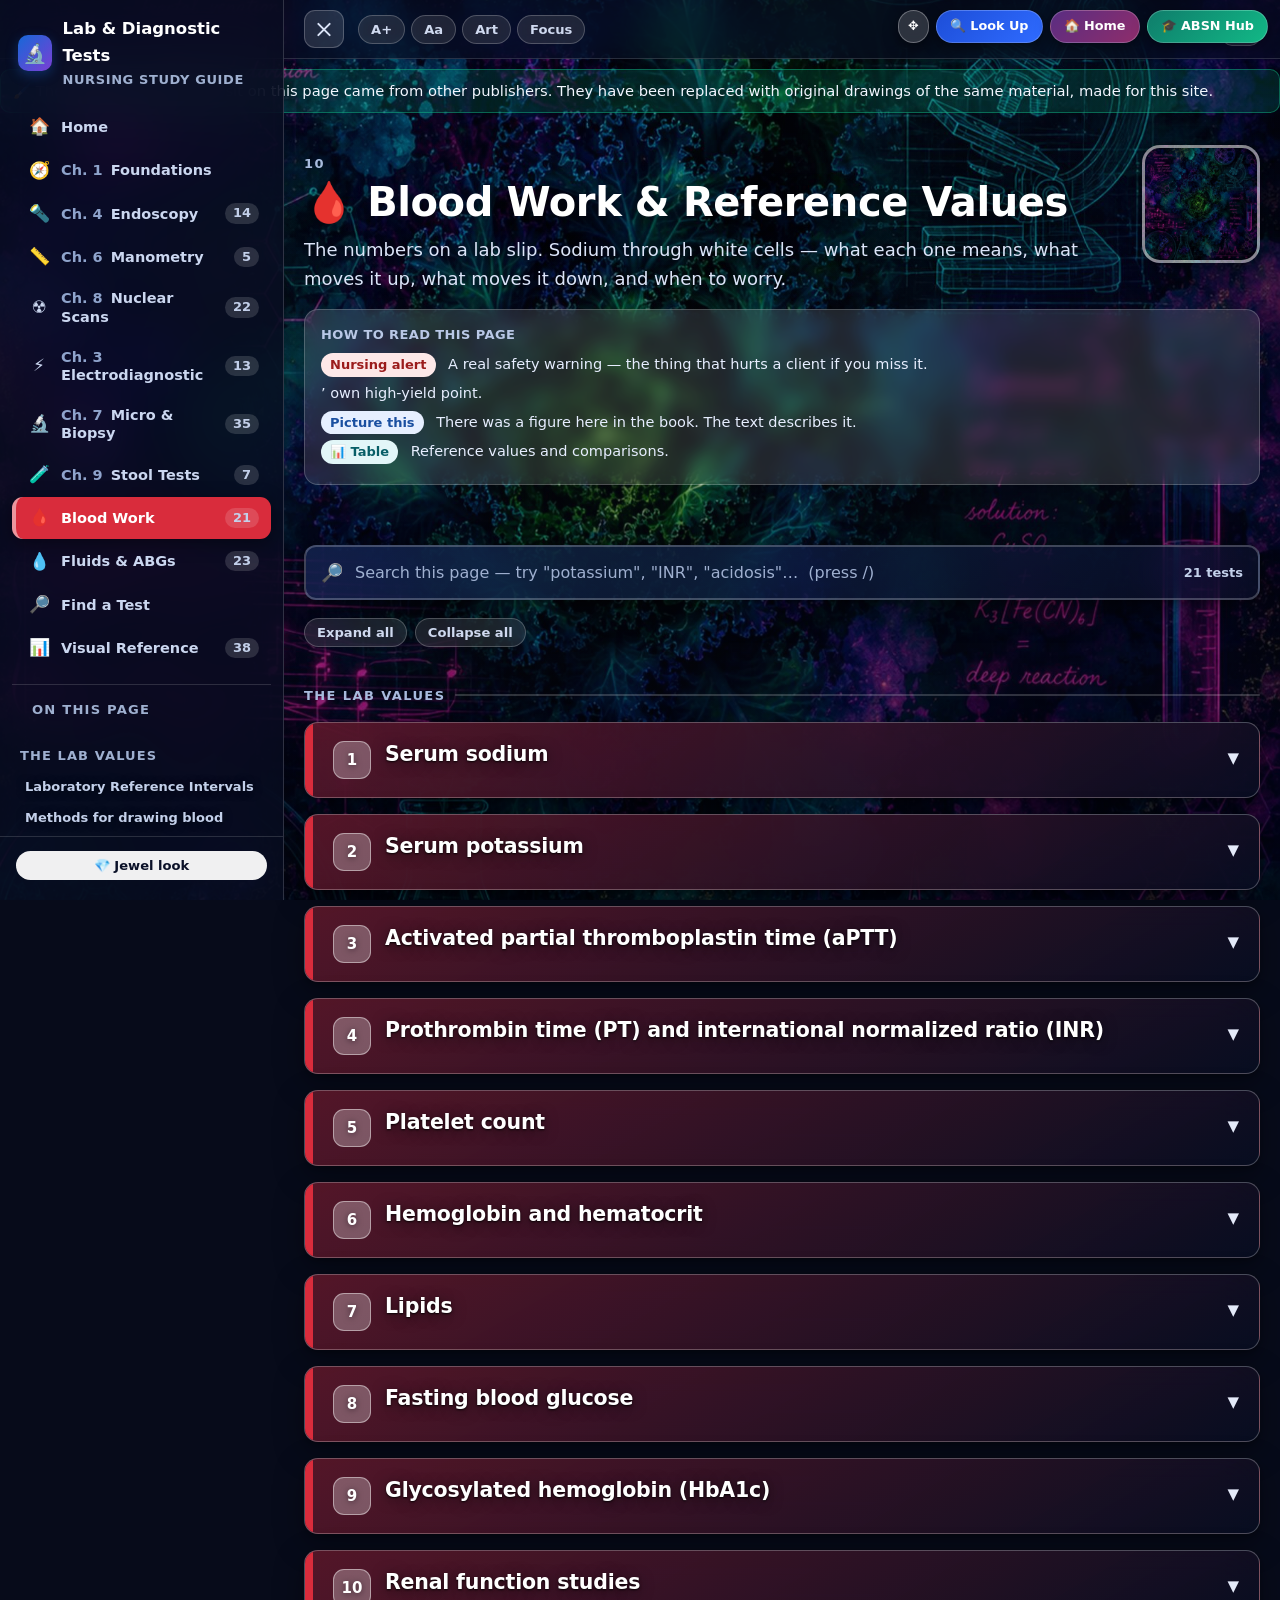
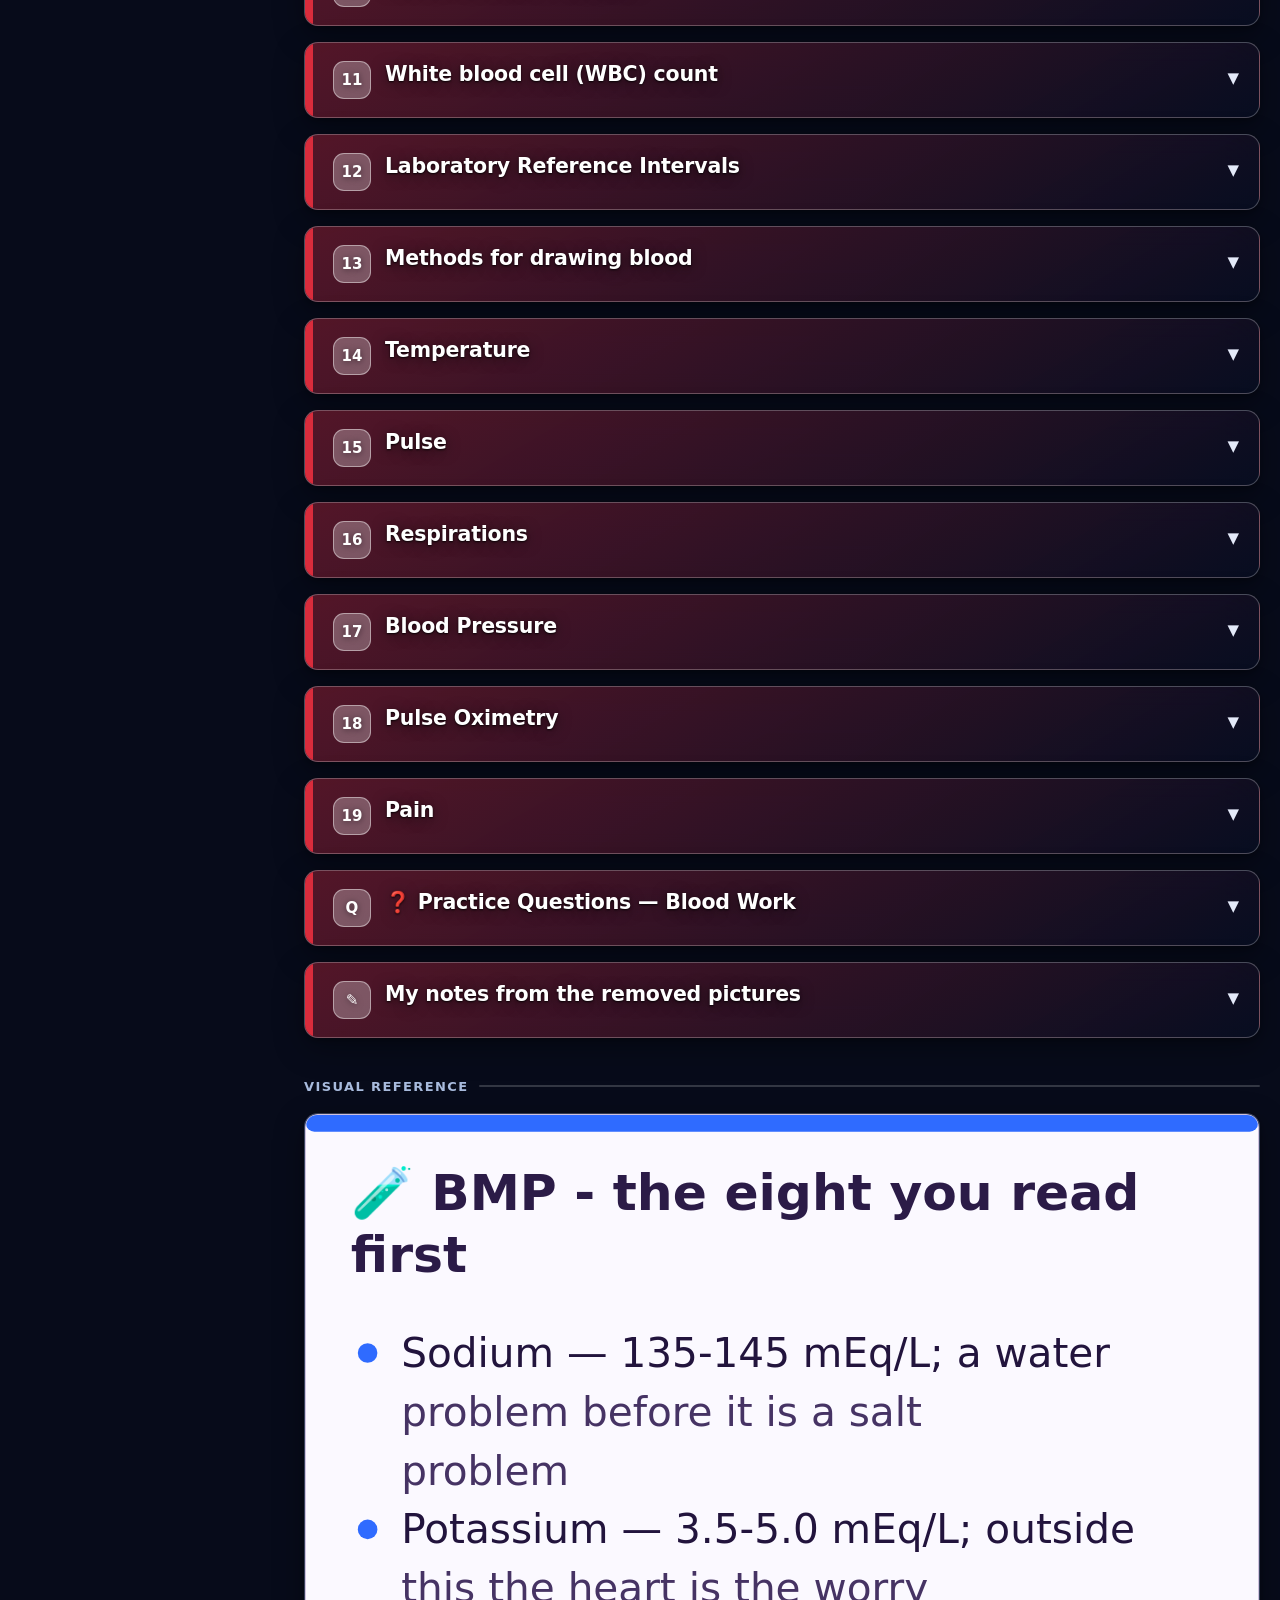
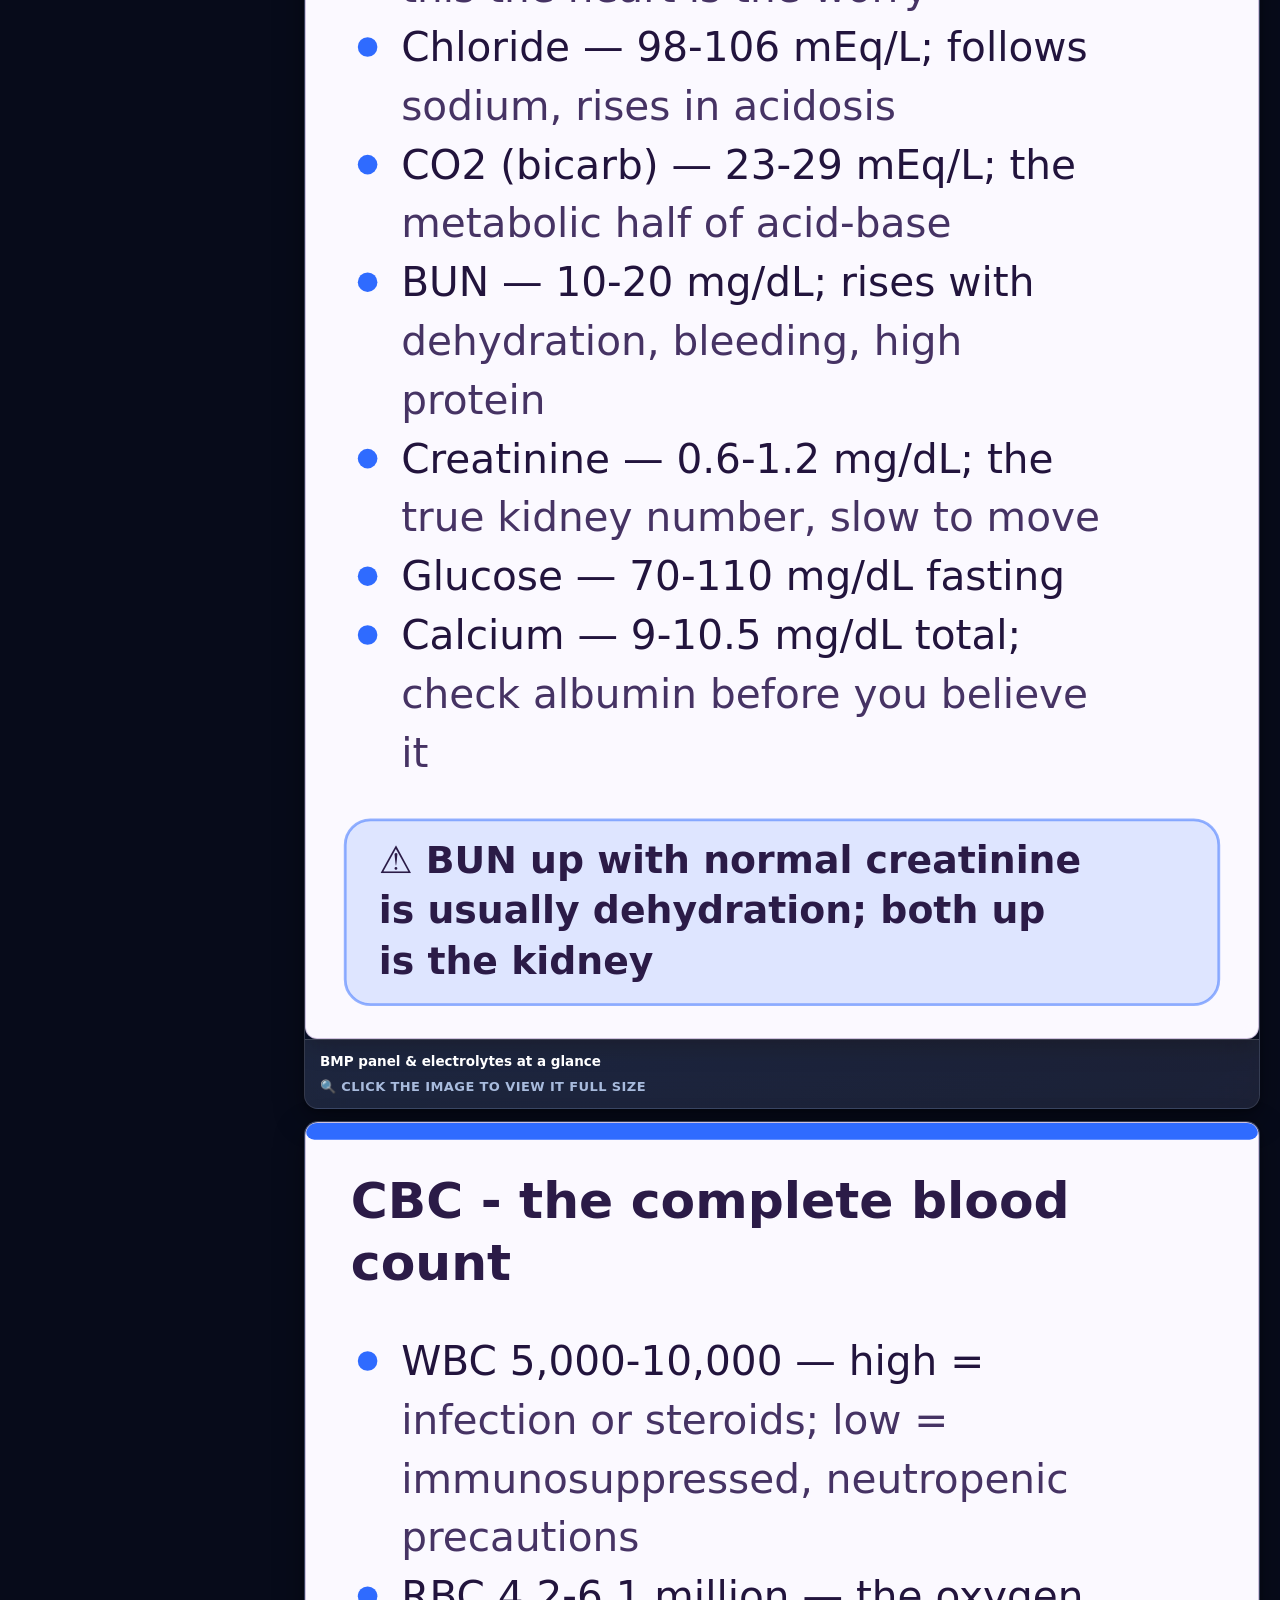
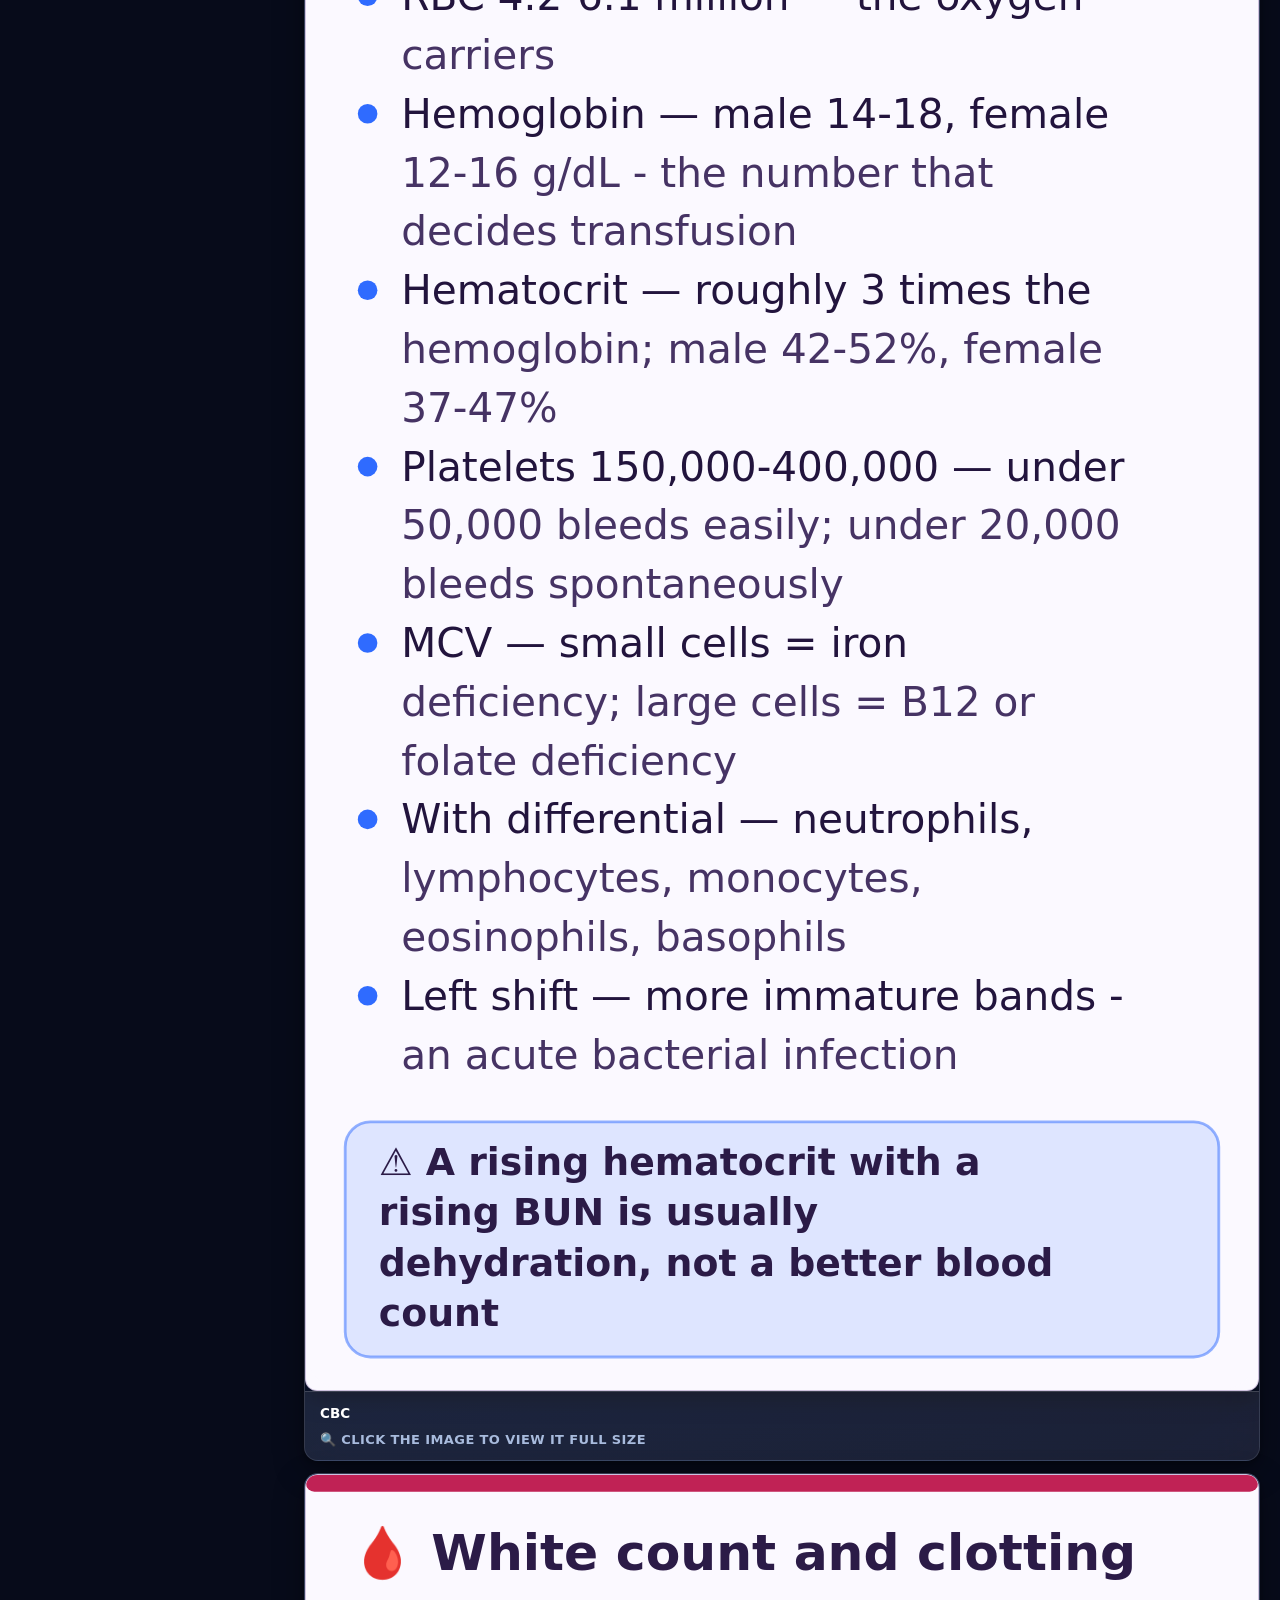
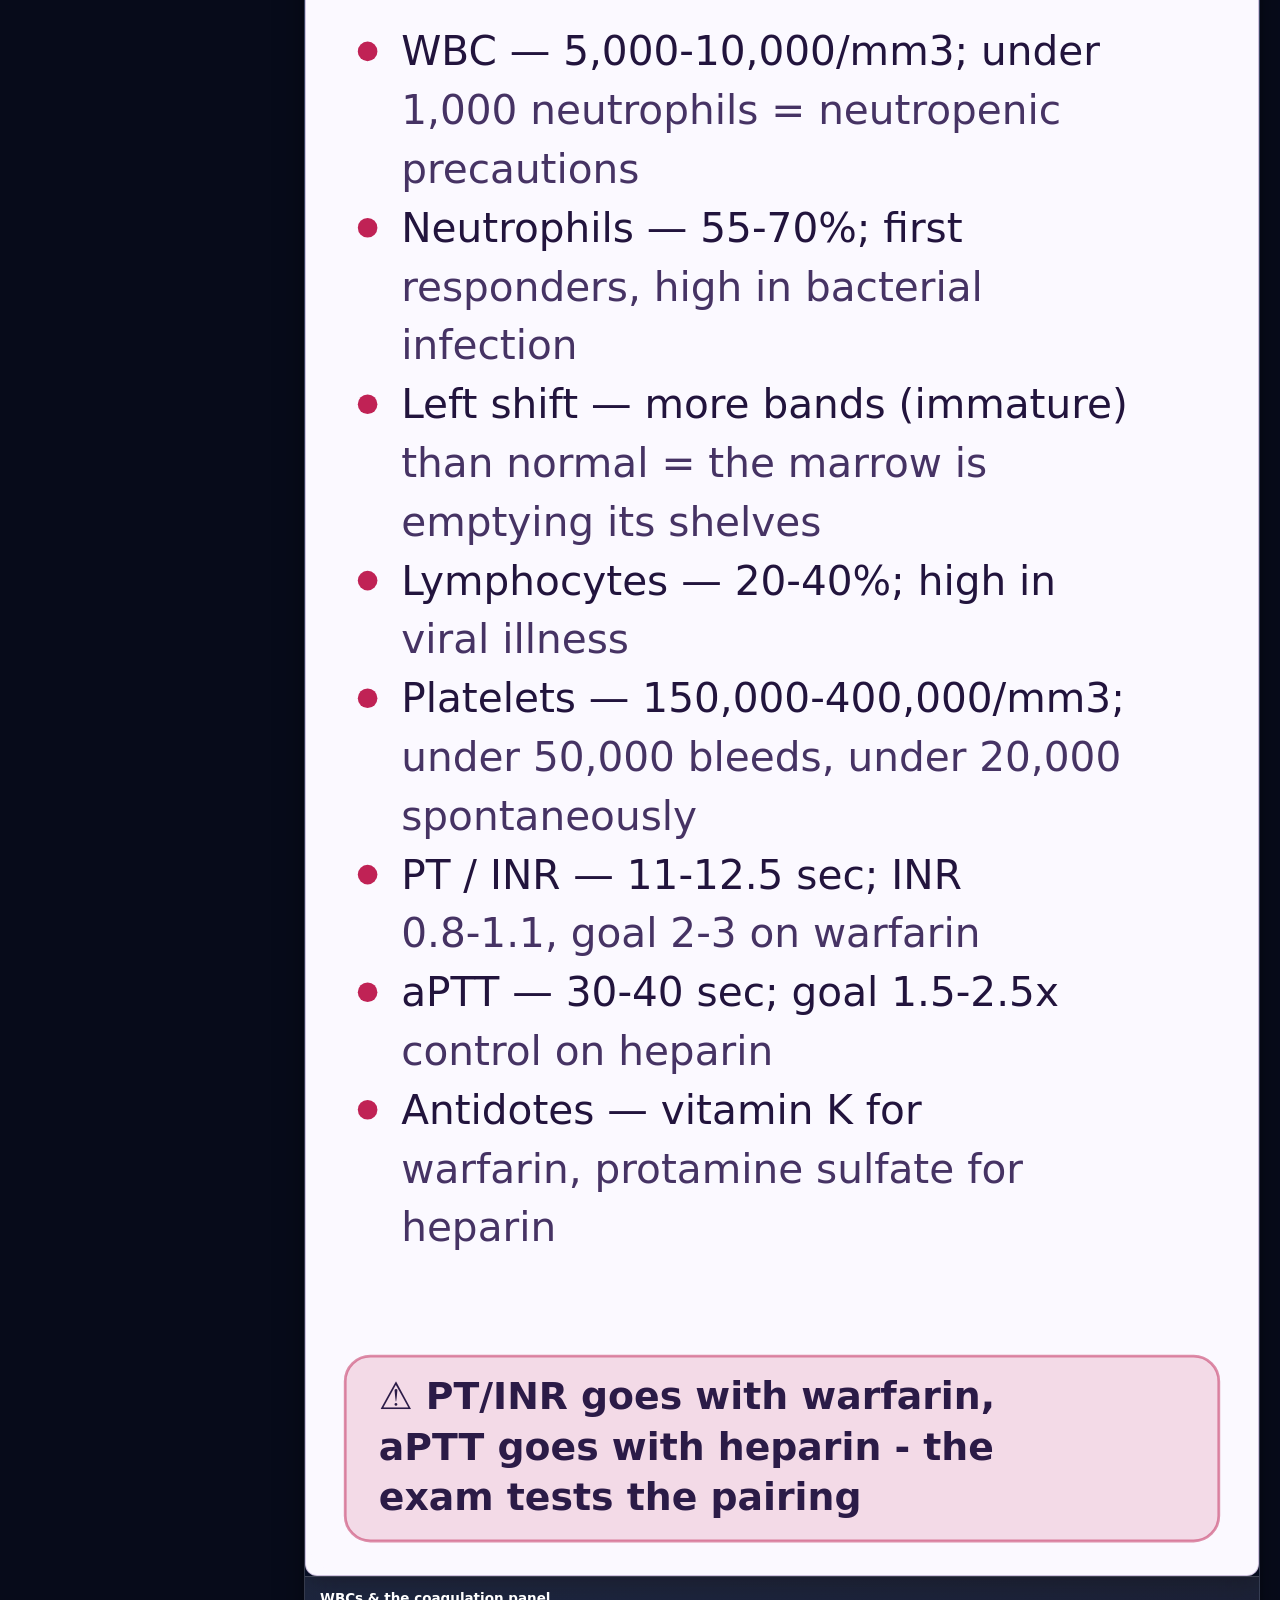
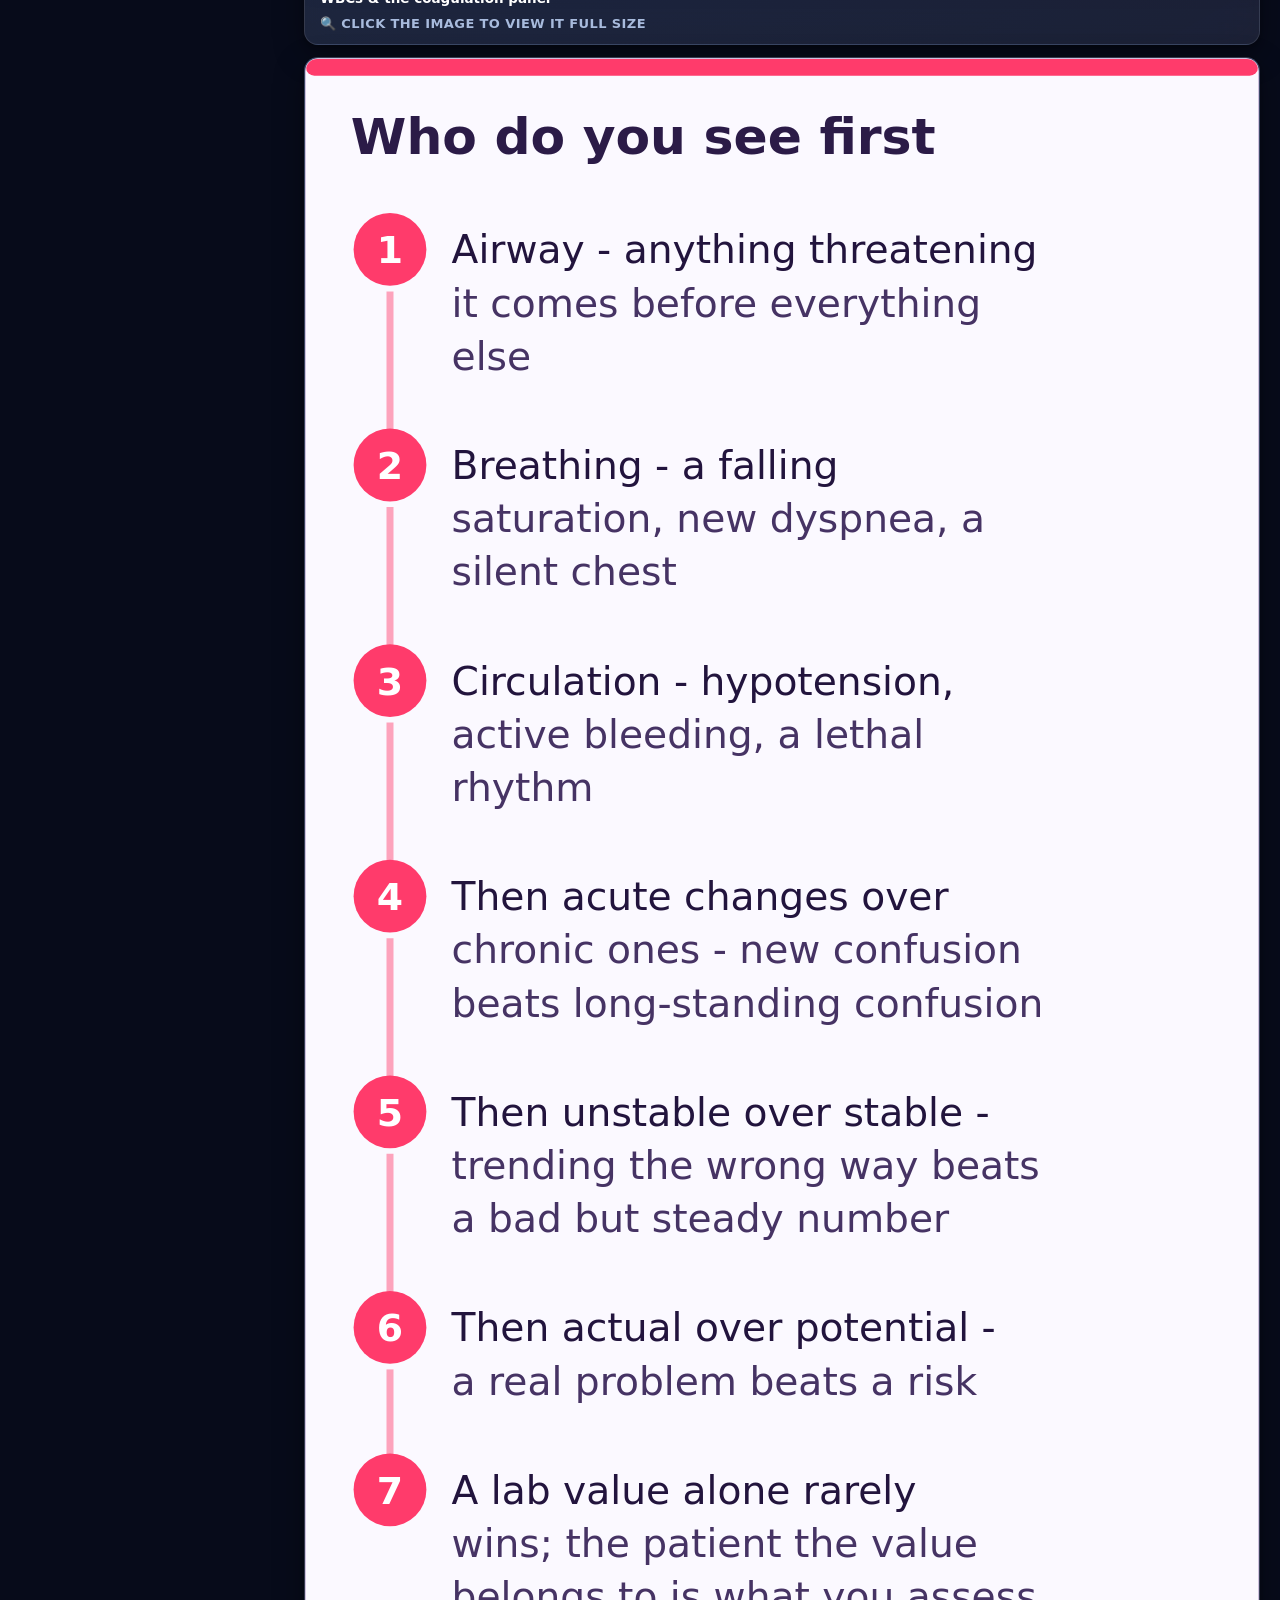
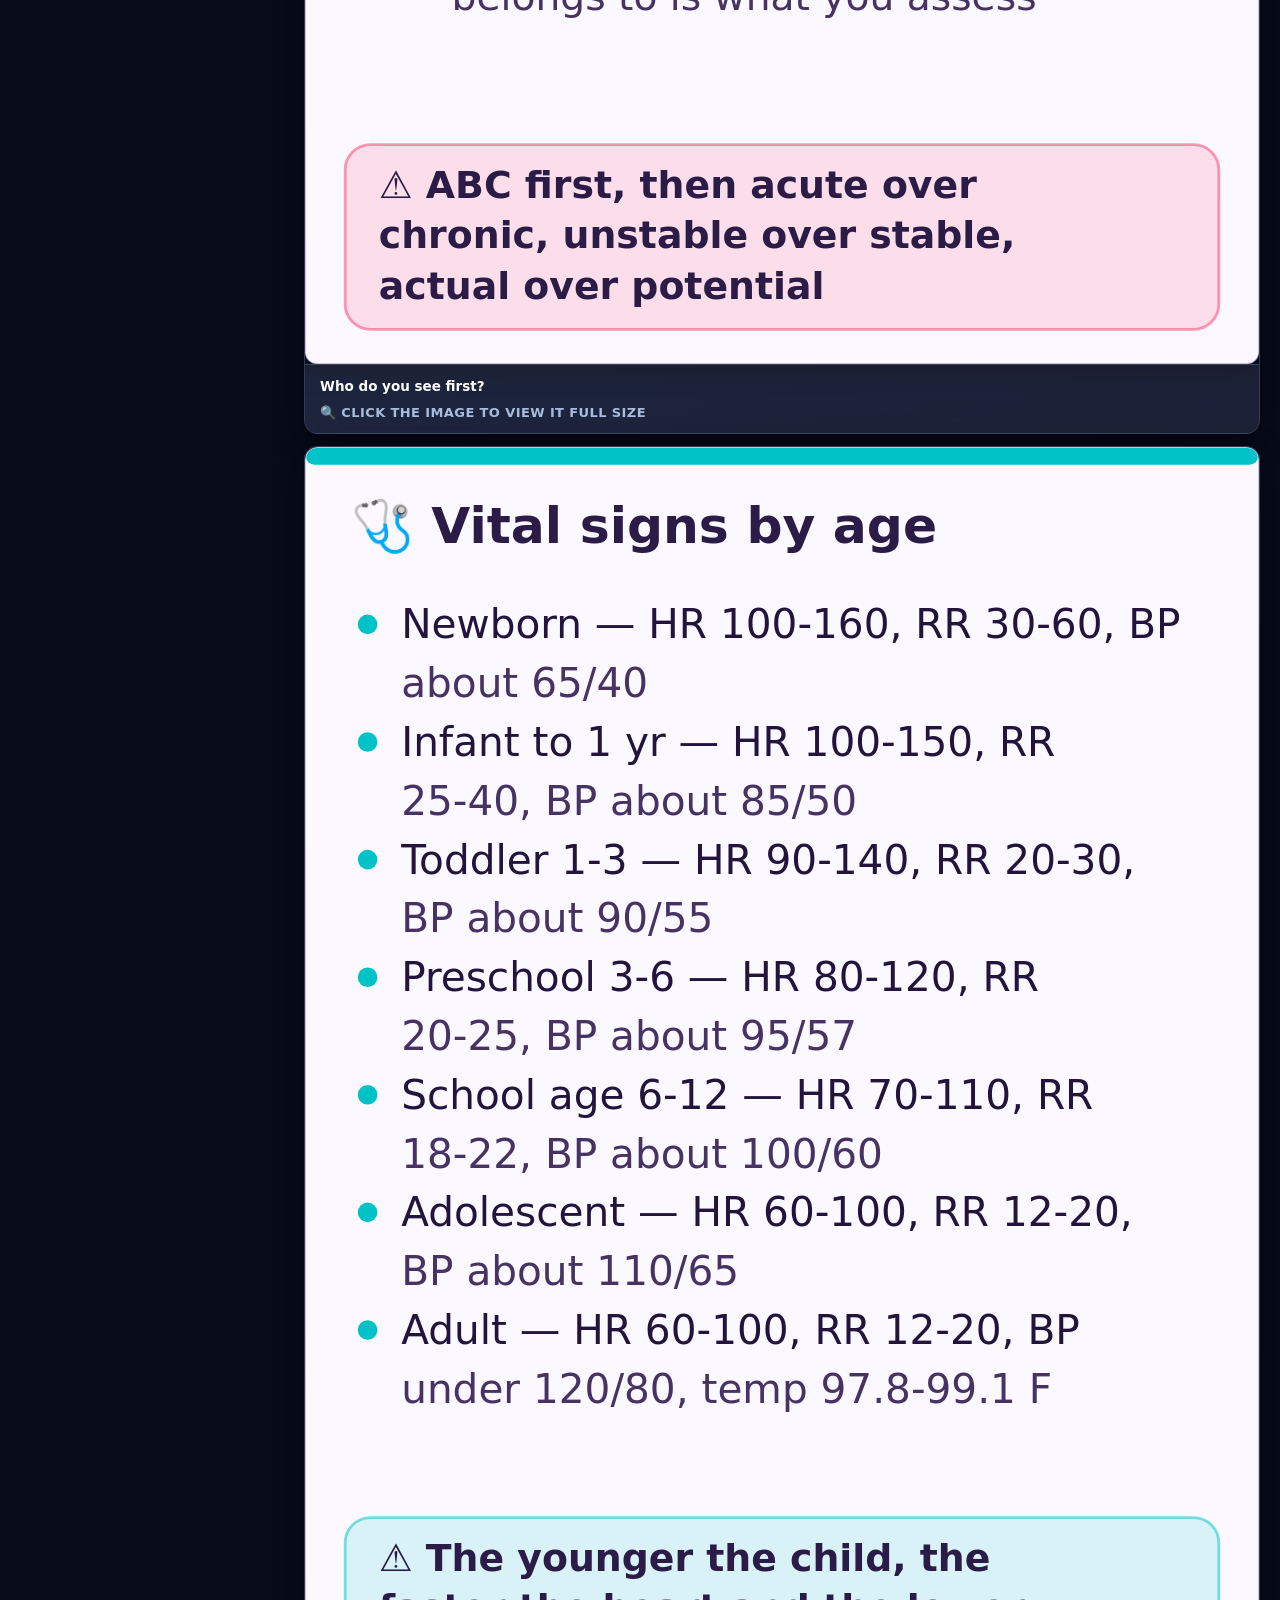
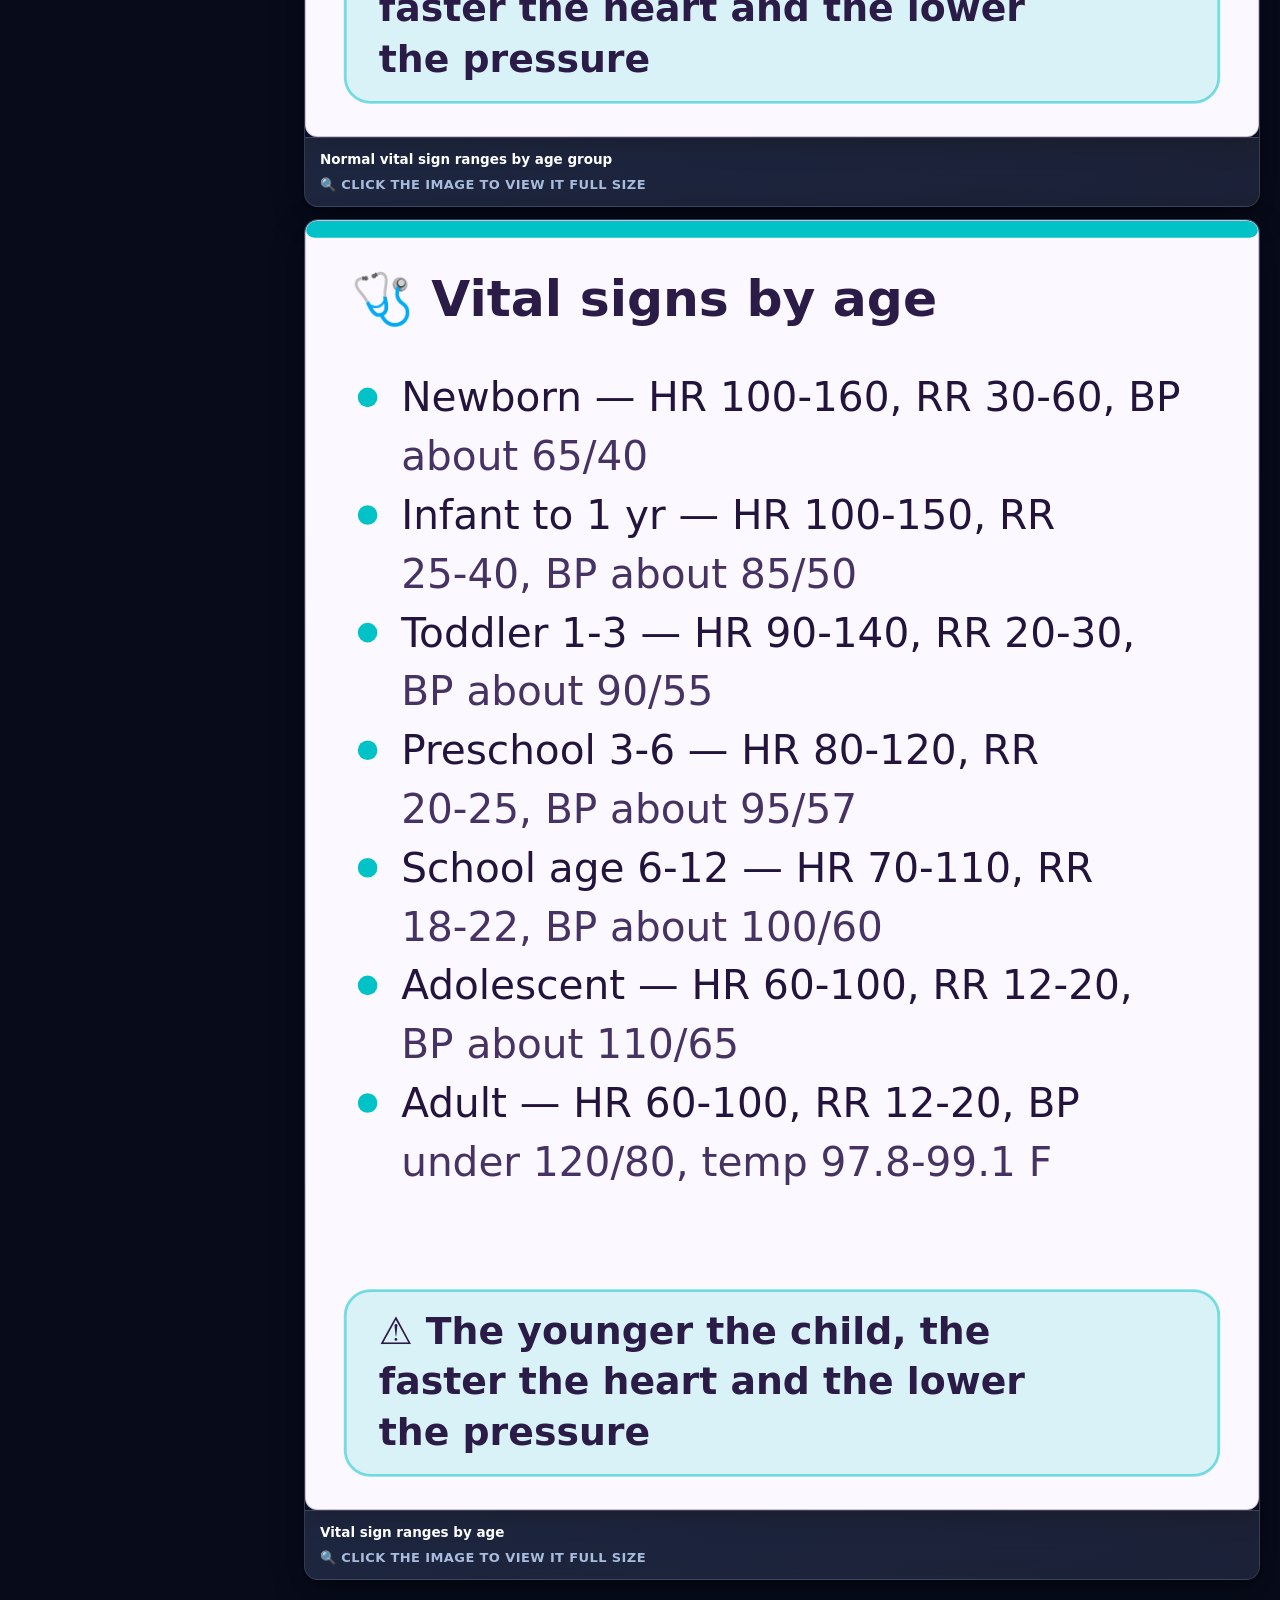
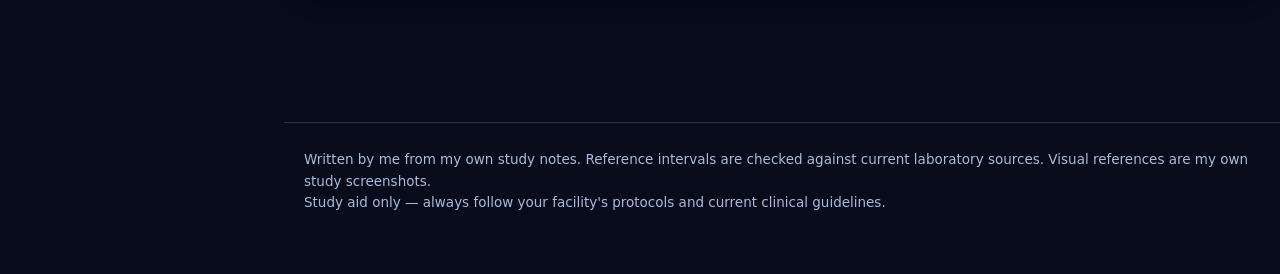
<file: pages/bloodwork.html>
<!DOCTYPE html>
<html lang="en">
<head>
<meta charset="utf-8">
<meta name="viewport" content="width=device-width, initial-scale=1">
<title>Blood Work &amp; Reference Values · Lab &amp; Diagnostic Tests</title>
<meta name="description" content="The numbers on a lab slip. Sodium through white cells — what each one means, what moves it up, what moves it down, and when to worry.">
<link rel="icon" href="data:image/svg+xml,<svg xmlns='http://www.w3.org/2000/svg' viewBox='0 0 100 100'><text y='.9em' font-size='90'>🔬</text></svg>">
<link rel="stylesheet" href="../assets/css/style.css">

<style id="labRefCSS">
/* Readability pass. The value is the thing she came for, so it is the loudest thing
   on the row; the field label is demoted to a small grey cap. Colours are set
   explicitly rather than inherited, so nothing upstream can wash them out. */
#labref, #labref *{opacity:1 !important;filter:none !important;animation:none !important}
#labref{margin:6px 0 4px;color:#10203a}
#labref .lrbar{position:sticky;top:62px;z-index:5;display:flex;gap:8px;flex-wrap:wrap;
 align-items:center;padding:10px 0 12px;background:#fff;border-bottom:2px solid #e6ebf3}
@media(max-width:760px){
  #labref .lrbar{top:60px}
  #labref input[type=search]{flex:1 1 100%}
  #labref .lrchip{flex:1 1 auto}
}
#labref input[type=search]{flex:1 1 210px;min-width:0;font:600 1.05rem/1.3 inherit;
 padding:12px 14px;border-radius:12px;border:2px solid #9fb0c9;background:#fff;color:#10203a}
#labref input[type=search]::placeholder{color:#5b6b83}
#labref input[type=search]:focus{outline:3px solid #d92c3c66;border-color:#d92c3c}
#labref .lrchip{font:800 .98rem inherit;padding:11px 15px;border-radius:12px;cursor:pointer;
 border:2px solid #9fb0c9;background:#fff;color:#10203a}
#labref .lrchip.on{background:#b3121f;border-color:#b3121f;color:#fff}
#labref .lrcount{font-weight:800;font-size:1rem;color:#33445e}
#labref .lrpanel{margin:0 0 22px}
#labref .lrpanel > h5{margin:0 0 10px;font-size:1.2rem;font-weight:900;color:#10203a;
 padding:9px 12px;background:#eef2f8;border-left:6px solid #d92c3c;border-radius:10px}
#labref table{width:100%;border-collapse:collapse;font-size:1rem;color:#10203a}
#labref table{background:#fff;table-layout:fixed}
#labref th,#labref td{border:1px solid #c9d3e2;padding:11px 12px;text-align:left;
 vertical-align:top;overflow-wrap:anywhere;color:#10203a;background:#fff}
#labref tbody tr:nth-child(even) th,#labref tbody tr:nth-child(even) td{background:#f4f7fc}
/* six columns is a lot at any zoom - give the value columns the room */
#labref col.c-test{width:17%}
#labref col.c-ref{width:22%}
#labref col.c-si{width:16%}
#labref col.c-crit{width:16%}
#labref col.c-up{width:14.5%}
#labref col.c-down{width:14.5%}
#labref .tblscroll{overflow-x:auto;max-width:100%}
#labref thead th{background:#e8eef7;font-weight:900;white-space:nowrap;color:#10203a}
#labref tbody th{background:#f6f9fd;font-weight:900;font-size:1.06rem}
#labref .abbr{display:block;font-weight:800;font-size:.92rem;color:#42506a;margin-top:2px}
#labref .crit{color:#8f0d18;font-weight:900}
#labref .lrnote{display:block;margin-top:6px;font-size:.95rem;color:#42506a;font-style:italic}
#labref tr.hidden,#labref .lrpanel.hidden{display:none}
#labref .lrempty{padding:14px;font-weight:800;font-size:1.05rem;color:#10203a}
#labref .updn{font-size:1rem}
/* One card per test once the screen is narrow. A six-column table at 300% zoom is
   unreadable, so each field becomes a labelled block with the value dominant. */
@media(max-width:1100px){
  #labref thead{position:absolute;left:-9999px;width:1px;height:1px;overflow:hidden}
  #labref table,#labref tbody,#labref tr,#labref th,#labref td{display:block;width:auto}
  #labref tr,#labref tbody tr:nth-child(even){border:2px solid #b9c6da;border-radius:14px;
   margin:0 0 16px;padding:6px 0 10px;background:#fff;box-shadow:0 2px 6px rgba(16,32,58,.08)}
  #labref th,#labref td,#labref tbody tr:nth-child(even) th,
  #labref tbody tr:nth-child(even) td{background:transparent}
  #labref th,#labref td{border:0;padding:9px 14px}
  #labref tbody th{font-size:1.22rem;line-height:1.3;background:transparent;
   border-bottom:2px solid #e6ebf3;padding-bottom:10px;margin-bottom:2px}
  #labref td{font-size:1.08rem;font-weight:700;line-height:1.45;color:#0d1b30}
  #labref td:empty{display:none}
  #labref td::before{content:attr(data-lab);display:block;font-size:.82rem;font-weight:800;
   text-transform:uppercase;letter-spacing:.04em;color:#5b6b83;margin-bottom:3px}
  /* the two "what it means" columns are prose, not values - keep them lighter */
  #labref td.updn{font-weight:500;color:#22334d}
  #labref td.crit{background:#fdeaec;border-radius:10px;margin:2px 8px;padding:9px 12px}
  #labref .lrnote{font-weight:500}
}
</style><style id="drawnfig-css">
/* Selectors are deliberately specific: a page rule like `.imggrid figure{overflow:hidden}`
   outranks a bare `.drawnfig` and was clipping the right-hand side of these figures off. */
figure.drawnfig,.imggrid figure.drawnfig{margin:12px 0;max-width:100%;min-width:0;
  overflow-x:auto;overflow-y:hidden;overscroll-behavior-x:contain;-webkit-overflow-scrolling:touch;
  background:none;border:0;display:block}
/* The plates are drawn on a 340px canvas and are never scaled below it - type that
   shrinks to 8px is unreadable - so a narrower column pans inside this box instead. */
figure.drawnfig>svg,.imggrid figure.drawnfig>svg{width:100%;min-width:340px;height:auto;display:block;
  border-radius:12px;border:1px solid rgba(120,90,160,.35);box-shadow:0 8px 22px rgba(0,0,0,.35);
  background:#fbf9ff;object-fit:none}
.drawn-note{margin:10px 0;padding:10px 12px;border-radius:10px;font-size:0.92rem;line-height:1.5;
  background:rgba(18,184,134,.16);border:1px solid rgba(18,184,134,.45);color:inherit}
/* A 340px track floor is wider than a 320px phone, so the grid pushed the page
   sideways. One full-width column below 720px, with a zero minimum. */
@media(max-width:720px){.imggrid{grid-template-columns:minmax(0,1fr)!important}}
</style>
<style id="snfig-css">
figure.snfig{margin:12px 0;max-width:100%;min-width:0;background:#fff;border-radius:12px;
  padding:8px;border:1px solid rgba(120,90,160,.35);box-shadow:0 8px 22px rgba(0,0,0,.35)}
figure.snfig img{display:block;width:100%;height:auto;border-radius:8px}
figure.snfig figcaption{display:flex;flex-wrap:wrap;gap:8px;align-items:center;justify-content:space-between;
  margin-top:8px;padding:8px 10px;border-radius:8px;background:rgba(157,92,255,.16);
  color:#2a1140;font-size:.9rem;line-height:1.45}
figure.snfig .snfull{display:inline-flex;align-items:center;min-height:44px;padding:6px 12px;
  border-radius:999px;background:#6d28d9;color:#fff;font-weight:800;text-decoration:none;font-size:.86rem}
</style>
<style>.lab-report{background:#142b33;color:#f6f7f1;border-radius:1rem;padding:1rem;margin:.5rem 0 1rem}.lab-report table{width:100%;color:inherit;border-collapse:collapse}.lab-report th,.lab-report td{padding:.45rem .25rem;text-align:left;border-bottom:1px solid #507078;overflow-wrap:anywhere}.lab-report h4{color:#ffdf91}.lab-report a{color:#9ff4ed;min-height:44px;display:inline-flex;align-items:center}</style></head>
<body class="jewel nav-open">
<style id="navDragCSS">
#navBtns{touch-action:none}
#navBtns.dragging{opacity:.9;cursor:grabbing}
#navBtns.hidden-by-overlay{display:none !important}
#nbGrip{cursor:grab;background:rgba(255,255,255,.16) !important;
  border:1px solid rgba(255,255,255,.3) !important;color:#fff !important;
  border-radius:22px;padding:7px 9px !important;font:900 .9rem 'Segoe UI',system-ui,sans-serif;
  line-height:1;user-select:none;box-shadow:0 4px 14px rgba(0,0,0,.5);flex:0 0 auto}
#nbGrip:hover{background:rgba(255,255,255,.32) !important}
#navBtns.dragging #nbGrip{cursor:grabbing}
@media print{#navBtns{display:none !important}}
</style>
<style id="a11yCSS">
/* keep wide things inside the viewport so magnifying never forces sideways scrolling */
img,svg,video,canvas{max-width:100%;height:auto}
pre,code,kbd{white-space:pre-wrap;overflow-wrap:anywhere}
.a11y-tblwrap{overflow-x:auto;max-width:100%;-webkit-overflow-scrolling:touch}
@media(max-width:1024px){
  #nav a{white-space:normal}
  .bar{margin-left:0 !important;margin-right:0 !important;max-width:100% !important}
}

/* rem (not em) so these can never compound down to unreadable sizes */
small,.eyebrow,.rail-sep,.sm-txt,.tiny,.fine,.cap,.foot{font-size:.82rem}
sub,sup{font-size:.72rem}

/* keep the fixed Home/ABSN cluster from sitting on top of page titles */
@media(max-width:1024px){
  header h1, header p, h1:first-of-type{padding-right:92px}
}
@media(max-width:560px){
  header h1, header p, h1:first-of-type{padding-right:80px}
}
</style>

<style id="navbtnCSS">
#navBtns{position:fixed;top:10px;right:12px;z-index:2147483000;display:flex;gap:7px;align-items:center}
#navBtns a,#navBtns button{
  display:inline-block;font:700 .8rem 'Segoe UI',system-ui,sans-serif;
  padding:7px 13px;border-radius:22px;text-decoration:none;cursor:pointer;
  border:1px solid rgba(255,255,255,.22);box-shadow:0 4px 14px rgba(0,0,0,.5);
  color:#fff;white-space:nowrap;line-height:1.3;
}
#navBtns .nbLook{background:linear-gradient(135deg,#1d4ed8,#2f6bff)}
#navBtns .nbHome{background:linear-gradient(135deg,#5a2d82,#8e2d6b)}
#navBtns .nbAbsn{background:linear-gradient(135deg,#0f7d6b,#12b886)}
#navBtns a:hover,#navBtns button:hover{filter:brightness(1.15)}
#navBtns a,#navBtns button{backdrop-filter:blur(6px);-webkit-backdrop-filter:blur(6px)}
/* magnified viewports report a narrow CSS width - shed the labels early so the
   cluster stops sitting on top of page headings */
@media(max-width:1024px){
  #navBtns{top:6px;right:6px;gap:5px}
  #navBtns .nbLabel{display:none}
  #navBtns a,#navBtns button{padding:8px 11px;font-size:1rem;line-height:1}
}
@media(max-width:560px){
  #navBtns a,#navBtns button{padding:7px 9px;font-size:.95rem}
}
@media print{#navBtns{display:none}}

</style>
<div id="navBtns"><a class="nbLook" href="https://arnold7777777.github.io/NUR-198-Study-Guide/Look%20It%20Up.html" target="_blank" rel="noopener" title="Look up any topic across all your sites">&#128269;<span class="nbLabel"> Look Up</span></a><a class="nbHome" href="../index.html" title="Back to this course's study hub">&#127968;<span class="nbLabel"> Home</span></a><a class="nbAbsn" href="https://arnold7777777.github.io/ABSN-Study-Hub/" onclick="return nbToAbsn(event)" title="Close this page and go back toward the ABSN Study Hub">&#127891;<span class="nbLabel"> ABSN Hub</span></a></div>
<script>if(window.top!==window.self){var _nb=document.getElementById("navBtns");if(_nb)_nb.style.display="none";}</script>
<script>
(function(){
  var ABSN='https://arnold7777777.github.io/ABSN-Study-Hub/';
  window.nbToAbsn=function(ev){
    if(ev&&ev.preventDefault)ev.preventDefault();
    /* On a sub-page: try to close this tab so the study hub behind it is revealed.
       Browsers only allow close() on script-opened tabs, so fall back to navigating. */
    try{ window.close(); }catch(e){}
    setTimeout(function(){ if(!window.closed) window.location.href=ABSN; },120);
    return false;
  };
})();
</script>

<div class="progress"></div>

<aside class="railnav" id="railnav" aria-label="Site navigation">
  <div class="rail-head">
    <a class="brand" href="../index.html">
      <span class="logo">🔬</span>
      <span>Lab &amp; Diagnostic Tests<small>Nursing study guide</small></span>
    </a>
  </div>
  <nav class="rail-links"><a href="../index.html"><span class="ni">🏠</span><span>Home</span></a><a href="foundations.html" style="--c:#1668d8"><span class="ni">🧭</span><span><b>Ch. 1</b> Foundations</span></a><a href="endoscopy.html" style="--c:#7b3fd4"><span class="ni">🔦</span><span><b>Ch. 4</b> Endoscopy</span><em>14</em></a><a href="manometry.html" style="--c:#0a8f9c"><span class="ni">📏</span><span><b>Ch. 6</b> Manometry</span><em>5</em></a><a href="nuclear.html" style="--c:#b56a00"><span class="ni">☢️</span><span><b>Ch. 8</b> Nuclear Scans</span><em>22</em></a><a href="electro.html" style="--c:#d1197f"><span class="ni">⚡</span><span><b>Ch. 3</b> Electrodiagnostic</span><em>13</em></a><a href="micro.html" style="--c:#0f8a4d"><span class="ni">🔬</span><span><b>Ch. 7</b> Micro &amp; Biopsy</span><em>35</em></a><a href="stool.html" style="--c:#8a5a2b"><span class="ni">🧪</span><span><b>Ch. 9</b> Stool Tests</span><em>7</em></a><a href="bloodwork.html" class="active" style="--c:#d92c3c"><span class="ni">🩸</span><span>Blood Work</span><em>21</em></a><a href="fluids.html" style="--c:#0a8f9c"><span class="ni">💧</span><span>Fluids &amp; ABGs</span><em>23</em></a><a href="find-a-test.html" style="--c:#4b46c9"><span class="ni">🔎</span><span>Find a Test</span></a><a href="lab-values.html" style="--c:#d92c3c"><span class="ni">📊</span><span>Visual Reference</span><em>38</em></a></nav>
  <div class="rail-toc sidebar"><div class="rail-sep">On this page</div><h4 style="margin-top:16px">The lab values</h4><ol><li><a href="#s-laboratory-reference-intervals-1">Laboratory Reference Intervals</a></li><li><a href="#s-methods-for-drawing-blood-2">Methods for drawing blood</a></li><li><a href="#s-serum-sodium-3">Serum sodium</a></li><li><a href="#s-serum-potassium-4">Serum potassium</a></li><li><a href="#s-activated-partial-thromboplastin-time-aptt-5">Activated partial thromboplastin time (aPTT)</a></li><li><a href="#s-prothrombin-time-pt-and-international-normalized-ratio-inr-6">Prothrombin time (PT) and international normalized ratio (INR)</a></li><li><a href="#s-platelet-count-7">Platelet count</a></li><li><a href="#s-hemoglobin-and-hematocrit-8">Hemoglobin and hematocrit</a></li><li><a href="#s-lipids-9">Lipids</a></li><li><a href="#s-fasting-blood-glucose-10">Fasting blood glucose</a></li><li><a href="#s-glycosylated-hemoglobin-hba1c-11">Glycosylated hemoglobin (HbA1c)</a></li><li><a href="#s-renal-function-studies-12">Renal function studies</a></li><li><a href="#s-white-blood-cell-wbc-count-13">White blood cell (WBC) count</a></li></ol><h4 style="margin-top:16px">Vital signs &amp; pain</h4><ol><li><a href="#s-overview-14">Overview</a></li><li><a href="#s-temperature-15">Temperature</a></li><li><a href="#s-pulse-16">Pulse</a></li><li><a href="#s-respirations-17">Respirations</a></li><li><a href="#s-blood-pressure-18">Blood Pressure</a></li><li><a href="#s-pulse-oximetry-19">Pulse Oximetry</a></li><li><a href="#s-pain-20">Pain</a></li><li><a href="#s-pharmacological-interventions-21">Pharmacological Interventions</a></li></ol></div>
  <div class="rail-foot">
    <button class="tool-btn wide" data-toggle="jewel" title="Switch between the jewel-glass look and a plain high-contrast one">💎 Jewel look</button>
  </div>
</aside>
<div class="rail-scrim" id="railScrim" hidden></div>

<header class="topbar">
  <div class="topbar-inner">
    <button class="navtoggle" id="navToggle" aria-label="Show or hide the menu" aria-expanded="true">
      <span></span><span></span><span></span>
    </button>
    <a class="brand brand-top" href="../index.html">
      <span class="logo">🔬</span>
      <span>Lab &amp; Diagnostic Tests<small>Nursing study guide</small></span>
    </a>
    <div class="tools">
      <button class="tool-btn" data-toggle="big-text" title="Larger text">A+</button>
      <button class="tool-btn" data-toggle="dyslexic" title="Easier-to-read font">Aa</button>
      <button class="tool-btn" data-toggle="art-bold" title="Show the background art more strongly">Art</button>
      <button class="tool-btn" data-toggle="focus" title="Dim everything except the card you opened">Focus</button>
    </div>
  </div>
</header><div class="drawn-note">🖌️ The pictures that used to sit on this page came from other publishers. They have been replaced with original drawings of the same material, made for this site.</div>

<div class="page-shell">

<div class="wrap">
  <div class="page-head">
    <div class="eyebrow"> 10</div>
    <h1>🩸 Blood Work &amp; Reference Values</h1>
    <p class="lede">The numbers on a lab slip. Sodium through white cells — what each one means, what moves it up, what moves it down, and when to worry.</p>
    <div class="head-art" aria-hidden="true"></div><div class="legend"><b>How to read this page</b><ul><li><span class="lg lg-alert">Nursing alert</span> A real safety warning &mdash; the thing that hurts a client if you miss it.</li><li> &rsquo; own high-yield point.</li><li><span class="lg lg-pic">Picture this</span> There was a figure here in the book. The text describes it.</li><li><span class="lg lg-tab">&#128202; Table</span> Reference values and comparisons.</li></ul></div>
  </div>
</div>
<div class="wrap">
  <div class="layout">
    <main>
      <div class="searchbar"><span class="sicon">&#128270;</span><input id="search" type="search" placeholder="Search this page &mdash; try &quot;potassium&quot;, &quot;INR&quot;, &quot;acidosis&quot;&hellip;  (press /)" aria-label="Search"><span class="search-count"></span></div><div class="bulk"><button class="tool-btn" data-action="expand-all">Expand all</button><button class="tool-btn" data-action="collapse-all">Collapse all</button></div>
      <div class="section-label">The lab values</div><article class="test-card" id="s-serum-sodium-1" data-search="serum sodium" style="--c:#d92c3c;--cbg:#fdeaec"><button class="test-head" aria-expanded="false"><span class="test-num">1</span><span class="test-title"><h3>Serum sodium</h3></span><span class="chev">&#9660;</span></button><div class="test-body"><section class="test-examples lab-report"><h4>What the result looks like</h4><p>Illustrative adult lab report · fictional values</p><table><thead><tr><th>Test</th><th>Result</th><th>Unit</th></tr></thead><tbody><tr><td>Sodium</td><td>140</td><td>mmol/L</td></tr></tbody></table><p>Use the reference interval printed by the reporting lab. <a href="https://medlineplus.gov/lab-tests/how-to-understand-your-lab-results/" target="_blank" rel="noopener">How to read a result</a></p></section><div class="glance"><div class="glance-item g-normal"><b>&#9989; Normal</b>135 to 145 mEq/L (135 to 145 mmol/L). Widely used critical values: below 120 mEq/L and above 160 mEq/L. Confirm your facility's critical thresholds, since some labs flag at 125 and 155.</div></div><div class="sec" style="--sc:#0f8a4d;--sbg:#e5f7ec"><button class="sec-head" aria-expanded="false"><span class="sico">&#9989;</span>Normal Range<span class="mini-chev">&#9660;</span></button><div class="sec-body"><p>135 to 145 mEq/L (135 to 145 mmol/L). Widely used critical values: below 120 mEq/L and above 160 mEq/L. Confirm your facility's critical thresholds, since some labs flag at 125 and 155.</p></div></div><div class="sec" style="--sc:#1668d8;--sbg:#e8f1fe"><button class="sec-head" aria-expanded="false"><span class="sico">&#127919;</span>Why It's Measured<span class="mini-chev">&#9660;</span></button><div class="sec-body"><p>Sodium is the main cation outside the cell, so it sets serum osmolality and controls where water sits in the body. Because water follows sodium, the sodium level is really a water problem in disguise: it tells you whether the patient has too much free water diluting them or too little water concentrating them. Sodium also drives depolarization of nerve and muscle cells, which is why every symptom of an abnormal sodium is neurologic.</p></div></div><div class="sec" style="--sc:#d92c3c;--sbg:#fdeaec"><button class="sec-head" aria-expanded="false"><span class="sico">&#11014;&#65039;</span>When It Is HIGH<span class="mini-chev">&#9660;</span></button><div class="sec-body"><p>Hypernatremia above 145 mEq/L means the patient has more sodium than water. Causes are water loss (fever, heat exposure, watery diarrhea, hyperventilation, diabetes insipidus, osmotic diuresis from hyperglycemia), inadequate water intake in someone who cannot ask for a drink, or sodium gain from hypertonic fluids, tube feedings without free water, or excess sodium bicarbonate. Water leaves the brain cells and they shrivel, so expect thirst, dry sticky mucous membranes, flushed skin, low-grade fever, restlessness and agitation progressing to lethargy, muscle twitching, seizures, and coma. Urine is scant and concentrated unless the cause is diabetes insipidus, in which case it is copious and dilute.</p></div></div><div class="sec" style="--sc:#1668d8;--sbg:#e8f1fe"><button class="sec-head" aria-expanded="false"><span class="sico">&#11015;&#65039;</span>When It Is LOW<span class="mini-chev">&#9660;</span></button><div class="sec-body"><p>Hyponatremia below 135 mEq/L usually means too much water rather than too little salt. Causes include SIADH, heart failure, cirrhosis, kidney failure, excessive hypotonic IV fluid, water intoxication or psychogenic polydipsia, adrenal insufficiency, thiazide diuretics, and true sodium loss from vomiting, nasogastric suction, diarrhea, burns, or excessive sweating replaced with plain water. Water moves into brain cells and they swell, so expect headache, confusion, personality change, lethargy, muscle cramps and weakness, nausea, hyperactive bowel sounds, and at severe levels seizures, respiratory arrest, and coma. Sort dilutional from depletional by checking fluid volume status: bounding pulse, weight gain, and edema point to dilution; poor turgor, flat neck veins, tachycardia, and orthostatic hypotension point to loss.</p></div></div><div class="sec" style="--sc:#0a8f9c;--sbg:#e2f6f8"><button class="sec-head" aria-expanded="false"><span class="sico">&#129658;</span>Nursing Care<span class="mini-chev">&#9660;</span></button><div class="sec-body"><p>Get baseline neurologic status and repeat it every shift or more often, because a change in level of consciousness is the earliest and most important finding at both ends. Track daily weights on the same scale at the same time, strict intake and output, and fluid status. For hypernatremia, expect hypotonic fluid such as 0.45 percent sodium chloride or 5 percent dextrose in water and free water flushes with tube feedings; offer fluids frequently to anyone who cannot self-hydrate. For hyponatremia, expect fluid restriction first when the cause is dilutional; 3 percent sodium chloride is reserved for severe symptomatic hyponatremia and is given slowly through a pump, usually in an intensive care setting, with frequent sodium redraws. Institute seizure precautions when sodium is severely abnormal in either direction. Report a critical value immediately, document who you told and when, and reassess after the intervention.</p></div></div><div class="sec" style="--sc:#d1197f;--sbg:#fdeaf4"><button class="sec-head" aria-expanded="false"><span class="sico">&#11088;</span>Clinical Priorities<span class="mini-chev">&#9660;</span></button><div class="sec-body"><p>Correct sodium slowly. Shifting serum sodium faster than roughly 8 to 12 mEq/L in 24 hours causes catastrophic brain injury, so if you see rapid infusion of hypertonic saline or a sodium that jumped sharply between draws, that is the finding you act on.</p></div></div></div></article><article class="test-card" id="s-serum-potassium-2" data-search="serum potassium" style="--c:#d92c3c;--cbg:#fdeaec"><button class="test-head" aria-expanded="false"><span class="test-num">2</span><span class="test-title"><h3>Serum potassium</h3></span><span class="chev">&#9660;</span></button><div class="test-body"><section class="test-examples lab-report"><h4>What the result looks like</h4><p>Illustrative adult lab report · fictional values</p><table><thead><tr><th>Test</th><th>Result</th><th>Unit</th></tr></thead><tbody><tr><td>Potassium</td><td>4.1</td><td>mmol/L</td></tr></tbody></table><p>Use the reference interval printed by the reporting lab. <a href="https://medlineplus.gov/lab-tests/how-to-understand-your-lab-results/" target="_blank" rel="noopener">How to read a result</a></p></section><div class="glance"><div class="glance-item g-normal"><b>&#9989; Normal</b>3.5 to 5.0 mEq/L (3.5 to 5.0 mmol/L). Critical values: below 2.5 mEq/L and above 6.5 mEq/L. Many facilities call any value below 3.0 or above 6.0 mEq/L.</div></div><div class="sec" style="--sc:#0f8a4d;--sbg:#e5f7ec"><button class="sec-head" aria-expanded="false"><span class="sico">&#9989;</span>Normal Range<span class="mini-chev">&#9660;</span></button><div class="sec-body"><p>3.5 to 5.0 mEq/L (3.5 to 5.0 mmol/L). Critical values: below 2.5 mEq/L and above 6.5 mEq/L. Many facilities call any value below 3.0 or above 6.0 mEq/L.</p></div></div><div class="sec" style="--sc:#1668d8;--sbg:#e8f1fe"><button class="sec-head" aria-expanded="false"><span class="sico">&#127919;</span>Why It's Measured<span class="mini-chev">&#9660;</span></button><div class="sec-body"><p>Potassium is the main cation inside the cell and it sets the resting membrane potential, so it decides how easily excitable tissue fires. The heart is the organ that kills the patient, so every potassium result is a cardiac result. Potassium is also lost in urine, in gastric contents, and through the gut, and it moves between the cell and the serum with acid-base changes and insulin, which is why the serum number sometimes lies about total body stores.</p></div></div><div class="sec" style="--sc:#d92c3c;--sbg:#fdeaec"><button class="sec-head" aria-expanded="false"><span class="sico">&#11014;&#65039;</span>When It Is HIGH<span class="mini-chev">&#9660;</span></button><div class="sec-body"><p>Hyperkalemia above 5.0 mEq/L comes from kidney failure (the single most common cause), potassium-sparing diuretics, ACE inhibitors and angiotensin receptor blockers, excessive supplementation, blood transfusion of older units, and from cellular release in acidosis, crush injury, burns, tumor lysis, and rhabdomyolysis. Hemolysis of the specimen from a traumatic draw gives a false elevation. Signs: muscle weakness that starts in the legs and ascends, paresthesias, flaccid paralysis late, hyperactive bowel sounds, diarrhea and cramping, irritability, and the ECG progression of tall peaked T waves, then a flattened P wave and widened QRS, then a sine wave and cardiac arrest.</p></div></div><div class="sec" style="--sc:#1668d8;--sbg:#e8f1fe"><button class="sec-head" aria-expanded="false"><span class="sico">&#11015;&#65039;</span>When It Is LOW<span class="mini-chev">&#9660;</span></button><div class="sec-body"><p>Hypokalemia below 3.5 mEq/L comes from loop and thiazide diuretics, vomiting, nasogastric suction, diarrhea, laxative abuse, corticosteroids, poor intake, alkalosis, and insulin therapy driving potassium into cells. Signs mirror hyperkalemia in the sense that both cause weakness, but hypokalemia slows down smooth muscle: weakness and leg cramps, hypoactive or absent bowel sounds, abdominal distention and paralytic ileus, constipation, nausea, shallow respirations from weak respiratory muscles, weak thready pulse, hypotension, lethargy, and ECG changes of flattened or inverted T waves, ST depression, and a prominent U wave. Low potassium markedly increases digoxin toxicity risk.</p></div></div><div class="sec" style="--sc:#0a8f9c;--sbg:#e2f6f8"><button class="sec-head" aria-expanded="false"><span class="sico">&#129658;</span>Nursing Care<span class="mini-chev">&#9660;</span></button><div class="sec-body"><p>Never push potassium IV. It is always diluted and always infused with a pump, and a standard peripheral rate limit is 10 mEq/hour with 20 mEq/hour used only with continuous cardiac monitoring and central access per policy. Confirm urine output of at least 30 mL/hour before giving potassium, because a patient who cannot make urine cannot excrete it. Assess the IV site frequently, since potassium is a vesicant and burns. For hyperkalemia, expect calcium gluconate to stabilize the myocardium (it does not lower potassium), insulin with dextrose and sometimes a beta agonist to shift potassium into cells, and sodium polystyrene sulfonate, patiromer, or dialysis to actually remove it. Put the patient on a cardiac monitor for any critical potassium and teach dietary sources: bananas, oranges, potatoes, tomatoes, avocado, spinach, and salt substitutes, which are potassium chloride and are a hidden cause of hyperkalemia.</p></div></div><div class="sec" style="--sc:#d1197f;--sbg:#fdeaf4"><button class="sec-head" aria-expanded="false"><span class="sico">&#11088;</span>Clinical Priorities<span class="mini-chev">&#9660;</span></button><div class="sec-body"><p>Potassium given by IV push is fatal. If an order says IV push potassium chloride, do not give it and clarify the order. On the assessment side, any potassium below 3.5 or above 5.0 mEq/L means you get an ECG or cardiac monitor going.</p></div></div></div></article><article class="test-card" id="s-activated-partial-thromboplastin-time-aptt-3" data-search="activated partial thromboplastin time (aptt)" style="--c:#d92c3c;--cbg:#fdeaec"><button class="test-head" aria-expanded="false"><span class="test-num">3</span><span class="test-title"><h3>Activated partial thromboplastin time (aPTT)</h3></span><span class="chev">&#9660;</span></button><div class="test-body"><section class="test-examples lab-report"><h4>What the result looks like</h4><p>Illustrative adult lab report · fictional values</p><table><thead><tr><th>Test</th><th>Result</th><th>Unit</th></tr></thead><tbody><tr><td>aPTT</td><td>30</td><td>s</td></tr></tbody></table><p>Use the reference interval printed by the reporting lab. <a href="https://medlineplus.gov/lab-tests/how-to-understand-your-lab-results/" target="_blank" rel="noopener">How to read a result</a></p></section><div class="glance"><div class="glance-item g-normal"><b>&#9989; Normal</b>Approximately 30 to 40 seconds, with the exact interval set by the individual laboratory's reagent, so always read the range printed on the report. Therapeutic anticoagulation with continuous unfractionated heparin is 1.5 to 2.5 times the control value, commonly about 60 to 80 seconds. A value greater than roughly 70 seconds in a patient not intentionally anticoagulated, or greater than 100 seconds in any patient, is generally treated as critical.</div></div><div class="sec" style="--sc:#0f8a4d;--sbg:#e5f7ec"><button class="sec-head" aria-expanded="false"><span class="sico">&#9989;</span>Normal Range<span class="mini-chev">&#9660;</span></button><div class="sec-body"><p>Approximately 30 to 40 seconds, with the exact interval set by the individual laboratory's reagent, so always read the range printed on the report. Therapeutic anticoagulation with continuous unfractionated heparin is 1.5 to 2.5 times the control value, commonly about 60 to 80 seconds. A value greater than roughly 70 seconds in a patient not intentionally anticoagulated, or greater than 100 seconds in any patient, is generally treated as critical.</p></div></div><div class="sec" style="--sc:#1668d8;--sbg:#e8f1fe"><button class="sec-head" aria-expanded="false"><span class="sico">&#127919;</span>Why It's Measured<span class="mini-chev">&#9660;</span></button><div class="sec-body"><p>The aPTT measures the intrinsic and common coagulation pathways, and it is the test used to monitor continuous intravenous unfractionated heparin. It is also drawn to work up unexplained bleeding, hemophilia, von Willebrand disease, disseminated intravascular coagulation, and liver disease. Low molecular weight heparin such as enoxaparin does not require aPTT monitoring, and that distinction is heavily tested.</p></div></div><div class="sec" style="--sc:#d92c3c;--sbg:#fdeaec"><button class="sec-head" aria-expanded="false"><span class="sico">&#11014;&#65039;</span>When It Is HIGH<span class="mini-chev">&#9660;</span></button><div class="sec-body"><p>A prolonged aPTT means the blood is taking too long to clot: heparin effect, clotting factor deficiency such as hemophilia, liver disease, vitamin K deficiency, disseminated intravascular coagulation, or a circulating inhibitor. Expect bleeding gums, epistaxis, bruising, petechiae, hematuria, blood in stool or emesis, prolonged bleeding at puncture sites, and in a serious bleed, tachycardia, hypotension, and a falling hemoglobin. New headache, unequal pupils, or altered mentation in an anticoagulated patient means intracranial bleeding until proven otherwise.</p></div></div><div class="sec" style="--sc:#1668d8;--sbg:#e8f1fe"><button class="sec-head" aria-expanded="false"><span class="sico">&#11015;&#65039;</span>When It Is LOW<span class="mini-chev">&#9660;</span></button><div class="sec-body"><p>A shortened or subtherapeutic aPTT in a heparinized patient means the dose is inadequate and the patient is at risk of extending the clot, of a new pulmonary embolus, or of stroke. A short aPTT on its own can also reflect early disseminated intravascular coagulation or an acute-phase hypercoagulable state. Assess for signs of new or extending thrombosis: unilateral calf swelling, warmth and pain, sudden dyspnea and pleuritic chest pain, or new neurologic deficit.</p></div></div><div class="sec" style="--sc:#0a8f9c;--sbg:#e2f6f8"><button class="sec-head" aria-expanded="false"><span class="sico">&#129658;</span>Nursing Care<span class="mini-chev">&#9660;</span></button><div class="sec-body"><p>Draw the sample from an extremity opposite the heparin infusion, or the result will be falsely and dangerously high. Timing depends on protocol; with continuous infusions, expect a redraw about 6 hours after a rate change and then daily once stable. Hold pressure on venipuncture sites for at least 5 minutes. Institute bleeding precautions: electric razor, soft toothbrush, no rectal temperatures or suppositories, no intramuscular injections when avoidable, fall prevention. Know that the antidote for heparin is protamine sulfate and that it should be immediately available. Check platelets serially, because heparin-induced thrombocytopenia presents as a platelet drop of 50 percent or more with new clotting, not bleeding.</p></div></div><div class="sec" style="--sc:#d1197f;--sbg:#fdeaf4"><button class="sec-head" aria-expanded="false"><span class="sico">&#11088;</span>Clinical Priorities<span class="mini-chev">&#9660;</span></button><div class="sec-body"><p>aPTT monitors unfractionated heparin, and heparin is reversed with protamine sulfate. If the aPTT exceeds the therapeutic window or the patient shows active bleeding, stop the infusion first and then notify the provider.</p></div></div></div></article><article class="test-card" id="s-prothrombin-time-pt-and-international-normalized-ratio-inr-4" data-search="prothrombin time (pt) and international normalized ratio (inr)" style="--c:#d92c3c;--cbg:#fdeaec"><button class="test-head" aria-expanded="false"><span class="test-num">4</span><span class="test-title"><h3>Prothrombin time (PT) and international normalized ratio (INR)</h3></span><span class="chev">&#9660;</span></button><div class="test-body"><section class="test-examples lab-report"><h4>What the result looks like</h4><p>Illustrative adult lab report · fictional values</p><table><thead><tr><th>Test</th><th>Result</th><th>Unit</th></tr></thead><tbody><tr><td>PT</td><td>12</td><td>s</td></tr><tr><td>INR</td><td>1.0</td><td>ratio</td></tr></tbody></table><p>Use the reference interval printed by the reporting lab. <a href="https://medlineplus.gov/lab-tests/how-to-understand-your-lab-results/" target="_blank" rel="noopener">How to read a result</a></p></section><div class="glance"><div class="glance-item g-normal"><b>&#9989; Normal</b>PT approximately 11 to 12.5 seconds, again laboratory dependent. INR is approximately 0.8 to 1.2 in a person not taking an anticoagulant. Therapeutic INR on warfarin is 2.0 to 3.0 for atrial fibrillation, venous thromboembolism, and most indications, and 2.5 to 3.5 for a mechanical mitral valve. An INR above 5 is widely treated as critical because bleeding risk climbs steeply.</div></div><div class="sec" style="--sc:#0f8a4d;--sbg:#e5f7ec"><button class="sec-head" aria-expanded="false"><span class="sico">&#9989;</span>Normal Range<span class="mini-chev">&#9660;</span></button><div class="sec-body"><p>PT approximately 11 to 12.5 seconds, again laboratory dependent. INR is approximately 0.8 to 1.2 in a person not taking an anticoagulant. Therapeutic INR on warfarin is 2.0 to 3.0 for atrial fibrillation, venous thromboembolism, and most indications, and 2.5 to 3.5 for a mechanical mitral valve. An INR above 5 is widely treated as critical because bleeding risk climbs steeply.</p></div></div><div class="sec" style="--sc:#1668d8;--sbg:#e8f1fe"><button class="sec-head" aria-expanded="false"><span class="sico">&#127919;</span>Why It's Measured<span class="mini-chev">&#9660;</span></button><div class="sec-body"><p>The PT measures the extrinsic and common pathways and is the test used to monitor warfarin. Because PT reagents differ between laboratories, the INR was created to standardize the result so a patient's value means the same thing anywhere. PT and INR are also sensitive markers of hepatic synthetic function and of vitamin K deficiency, since the liver makes factors II, VII, IX, and X and needs vitamin K to do it.</p></div></div><div class="sec" style="--sc:#d92c3c;--sbg:#fdeaec"><button class="sec-head" aria-expanded="false"><span class="sico">&#11014;&#65039;</span>When It Is HIGH<span class="mini-chev">&#9660;</span></button><div class="sec-body"><p>A prolonged PT or elevated INR means excessive anticoagulation or impaired clotting factor production: too much warfarin, drug interactions (antibiotics, amiodarone, many others), acute alcohol intake, liver disease, biliary obstruction, vitamin K deficiency, or disseminated intravascular coagulation. Expect the full bleeding picture: bruising, gum and nose bleeding, hematuria, melena, heavy menses, prolonged oozing, and with severe elevation, spontaneous internal or intracranial hemorrhage.</p></div></div><div class="sec" style="--sc:#1668d8;--sbg:#e8f1fe"><button class="sec-head" aria-expanded="false"><span class="sico">&#11015;&#65039;</span>When It Is LOW<span class="mini-chev">&#9660;</span></button><div class="sec-body"><p>A subtherapeutic INR in a patient on warfarin means insufficient anticoagulation and continued clot risk, and it is commonly caused by missed doses or a sudden increase in dietary vitamin K such as a new habit of large green salads. Watch for the thrombotic complication the drug was prescribed to prevent: stroke in atrial fibrillation, deep vein thrombosis or pulmonary embolism, or valve thrombosis.</p></div></div><div class="sec" style="--sc:#0a8f9c;--sbg:#e2f6f8"><button class="sec-head" aria-expanded="false"><span class="sico">&#129658;</span>Nursing Care<span class="mini-chev">&#9660;</span></button><div class="sec-body"><p>Teach consistency, not avoidance, with vitamin K foods such as spinach, kale, broccoli, Brussels sprouts, and cabbage; the goal is a steady daily intake so the dose can be matched to it. Warn about interacting drugs, including over-the-counter aspirin and NSAIDs and herbal products such as ginkgo and garlic, and stress no alcohol binges. The antidote for warfarin is vitamin K (phytonadione); serious bleeding is treated with prothrombin complex concentrate or fresh frozen plasma. Reinforce that the patient must attend scheduled INR draws, carry medical identification, and report black stools, red or brown urine, or unexplained bruising. Direct oral anticoagulants such as apixaban and rivaroxaban do not use INR monitoring.</p></div></div><div class="sec" style="--sc:#d1197f;--sbg:#fdeaf4"><button class="sec-head" aria-expanded="false"><span class="sico">&#11088;</span>Clinical Priorities<span class="mini-chev">&#9660;</span></button><div class="sec-body"><p>PT and INR monitor warfarin, and warfarin is reversed with vitamin K. Hold the dose and notify the provider for an INR above the therapeutic range or any active bleeding.</p></div></div></div></article><article class="test-card" id="s-platelet-count-5" data-search="platelet count" style="--c:#d92c3c;--cbg:#fdeaec"><button class="test-head" aria-expanded="false"><span class="test-num">5</span><span class="test-title"><h3>Platelet count</h3></span><span class="chev">&#9660;</span></button><div class="test-body"><section class="test-examples lab-report"><h4>What the result looks like</h4><p>Illustrative adult lab report · fictional values</p><table><thead><tr><th>Test</th><th>Result</th><th>Unit</th></tr></thead><tbody><tr><td>Platelets</td><td>245</td><td>×10³/µL</td></tr></tbody></table><p>Use the reference interval printed by the reporting lab. <a href="https://medlineplus.gov/lab-tests/how-to-understand-your-lab-results/" target="_blank" rel="noopener">How to read a result</a></p></section><div class="glance"><div class="glance-item g-normal"><b>&#9989; Normal</b>150,000 to 400,000/mm3 (150 to 400 x 10 to the 9th per liter). Bleeding risk rises meaningfully below 50,000/mm3, and spontaneous bleeding including intracranial hemorrhage becomes a real threat below 20,000/mm3. A count below 20,000/mm3 or above about 1,000,000/mm3 is typically flagged critical.</div></div><div class="sec" style="--sc:#0f8a4d;--sbg:#e5f7ec"><button class="sec-head" aria-expanded="false"><span class="sico">&#9989;</span>Normal Range<span class="mini-chev">&#9660;</span></button><div class="sec-body"><p>150,000 to 400,000/mm3 (150 to 400 x 10 to the 9th per liter). Bleeding risk rises meaningfully below 50,000/mm3, and spontaneous bleeding including intracranial hemorrhage becomes a real threat below 20,000/mm3. A count below 20,000/mm3 or above about 1,000,000/mm3 is typically flagged critical.</p></div></div><div class="sec" style="--sc:#1668d8;--sbg:#e8f1fe"><button class="sec-head" aria-expanded="false"><span class="sico">&#127919;</span>Why It's Measured<span class="mini-chev">&#9660;</span></button><div class="sec-body"><p>Platelets create the initial plug that stops bleeding, so the count is your direct measure of primary hemostasis. It is checked before invasive procedures and surgery, during chemotherapy and radiation, in liver disease, in suspected disseminated intravascular coagulation, and serially in any patient receiving heparin.</p></div></div><div class="sec" style="--sc:#d92c3c;--sbg:#fdeaec"><button class="sec-head" aria-expanded="false"><span class="sico">&#11014;&#65039;</span>When It Is HIGH<span class="mini-chev">&#9660;</span></button><div class="sec-body"><p>Thrombocytosis above 400,000/mm3 can be reactive after splenectomy, infection, inflammation, iron deficiency, or malignancy, or it can reflect a primary bone marrow disorder such as essential thrombocythemia. The danger is clotting rather than bleeding: deep vein thrombosis, stroke, myocardial infarction, and in very high counts, paradoxical bleeding because the platelets are dysfunctional. Assess for unilateral limb swelling and pain, chest pain, dyspnea, and neurologic change.</p></div></div><div class="sec" style="--sc:#1668d8;--sbg:#e8f1fe"><button class="sec-head" aria-expanded="false"><span class="sico">&#11015;&#65039;</span>When It Is LOW<span class="mini-chev">&#9660;</span></button><div class="sec-body"><p>Thrombocytopenia comes from decreased production (bone marrow suppression from chemotherapy, radiation, leukemia, aplastic anemia, alcohol, B12 or folate deficiency), increased destruction (immune thrombocytopenia, heparin-induced thrombocytopenia, disseminated intravascular coagulation, sepsis), or sequestration in an enlarged spleen from cirrhosis. Signs are petechiae, purpura, ecchymoses, gum and nose bleeding, prolonged bleeding from punctures, hematuria, melena, heavy menses, and with severe drops, headache and altered mental status from intracranial bleeding.</p></div></div><div class="sec" style="--sc:#0a8f9c;--sbg:#e2f6f8"><button class="sec-head" aria-expanded="false"><span class="sico">&#129658;</span>Nursing Care<span class="mini-chev">&#9660;</span></button><div class="sec-body"><p>Implement bleeding precautions when the count falls: electric razor only, soft toothbrush or oral swabs, no flossing if the count is very low, no rectal temperatures, enemas, or suppositories, avoid intramuscular injections and invasive procedures, hold pressure 5 to 10 minutes after any needle stick, avoid aspirin and NSAIDs, prevent constipation with stool softeners so the patient does not strain, and pad the environment and prevent falls. Assess urine, stool, emesis, and sputum for blood, and check neurologic status. Anticipate platelet transfusion at very low counts or with active bleeding. If the patient is on heparin and the platelet count falls by half or more, suspect heparin-induced thrombocytopenia, stop all heparin including flushes, and notify the provider.</p></div></div><div class="sec" style="--sc:#d1197f;--sbg:#fdeaf4"><button class="sec-head" aria-expanded="false"><span class="sico">&#11088;</span>Clinical Priorities<span class="mini-chev">&#9660;</span></button><div class="sec-body"><p>Below 50,000/mm3, expect bleeding with trauma and procedures; below 20,000/mm3, expect spontaneous bleeding and treat a new headache or change in level of consciousness as intracranial hemorrhage.</p></div></div></div></article><article class="test-card" id="s-hemoglobin-and-hematocrit-6" data-search="hemoglobin and hematocrit" style="--c:#d92c3c;--cbg:#fdeaec"><button class="test-head" aria-expanded="false"><span class="test-num">6</span><span class="test-title"><h3>Hemoglobin and hematocrit</h3></span><span class="chev">&#9660;</span></button><div class="test-body"><section class="test-examples lab-report"><h4>What the result looks like</h4><p>Illustrative adult lab report · fictional values</p><table><thead><tr><th>Test</th><th>Result</th><th>Unit</th></tr></thead><tbody><tr><td>Hemoglobin</td><td>14.2</td><td>g/dL</td></tr><tr><td>Hematocrit</td><td>42</td><td>%</td></tr></tbody></table><p>Use the reference interval printed by the reporting lab. <a href="https://medlineplus.gov/lab-tests/how-to-understand-your-lab-results/" target="_blank" rel="noopener">How to read a result</a></p></section><div class="glance"><div class="glance-item g-normal"><b>&#9989; Normal</b>Hemoglobin: approximately 14 to 18 g/dL in adult males and 12 to 16 g/dL in adult females. Hematocrit: approximately 42 to 52 percent in adult males and 37 to 47 percent in adult females. Hematocrit normally runs about three times the hemoglobin. A hemoglobin below roughly 7 g/dL or a hematocrit below about 20 percent is commonly a critical value.</div></div><div class="sec" style="--sc:#0f8a4d;--sbg:#e5f7ec"><button class="sec-head" aria-expanded="false"><span class="sico">&#9989;</span>Normal Range<span class="mini-chev">&#9660;</span></button><div class="sec-body"><p>Hemoglobin: approximately 14 to 18 g/dL in adult males and 12 to 16 g/dL in adult females. Hematocrit: approximately 42 to 52 percent in adult males and 37 to 47 percent in adult females. Hematocrit normally runs about three times the hemoglobin. A hemoglobin below roughly 7 g/dL or a hematocrit below about 20 percent is commonly a critical value.</p></div></div><div class="sec" style="--sc:#1668d8;--sbg:#e8f1fe"><button class="sec-head" aria-expanded="false"><span class="sico">&#127919;</span>Why It's Measured<span class="mini-chev">&#9660;</span></button><div class="sec-body"><p>Hemoglobin is the protein that carries oxygen, and hematocrit is the percentage of blood volume made up of red cells. Together they tell you the patient's oxygen-carrying capacity and, indirectly, their fluid status. They are drawn to evaluate anemia, to quantify blood loss, to follow chronic kidney disease and chemotherapy, and to decide whether transfusion is needed.</p></div></div><div class="sec" style="--sc:#d92c3c;--sbg:#fdeaec"><button class="sec-head" aria-expanded="false"><span class="sico">&#11014;&#65039;</span>When It Is HIGH<span class="mini-chev">&#9660;</span></button><div class="sec-body"><p>Elevated values occur with dehydration and hemoconcentration (the most common cause on a medical unit), chronic hypoxia from COPD or living at altitude, heavy smoking, and polycythemia vera. Thick, sluggish blood raises clotting risk. Expect ruddy or flushed complexion, headache, dizziness, visual changes, hypertension, itching after a hot shower in polycythemia vera, and risk of stroke, myocardial infarction, and venous thrombosis. In dehydration, the number falls back to baseline once fluid is replaced, so evaluate it alongside intake and output, weight, and mucous membranes.</p></div></div><div class="sec" style="--sc:#1668d8;--sbg:#e8f1fe"><button class="sec-head" aria-expanded="false"><span class="sico">&#11015;&#65039;</span>When It Is LOW<span class="mini-chev">&#9660;</span></button><div class="sec-body"><p>Low values mean anemia or acute blood loss: iron, B12, or folate deficiency, chronic kidney disease with low erythropoietin, bone marrow failure, hemolysis, gastrointestinal bleeding, trauma, surgery, or heavy menses. Fluid overload also dilutes the values. Signs are fatigue, pallor of skin, conjunctivae, and nail beds, tachycardia, tachypnea and dyspnea on exertion, dizziness, cold intolerance, headache, and in severe or rapid loss, hypotension, chest pain, and altered mental status. Remember that in acute hemorrhage the hemoglobin and hematocrit do not fall right away, because whole blood is lost and it takes hours of fluid shift or fluid resuscitation for the drop to appear.</p></div></div><div class="sec" style="--sc:#0a8f9c;--sbg:#e2f6f8"><button class="sec-head" aria-expanded="false"><span class="sico">&#129658;</span>Nursing Care<span class="mini-chev">&#9660;</span></button><div class="sec-body"><p>Assess for the functional consequence, not just the number: activity tolerance, dyspnea, chest pain, dizziness on standing, and mental status. Cluster care and space activities to conserve oxygen. Institute fall precautions and have the patient rise slowly. Monitor for occult bleeding by checking stools, emesis, drains, dressings, and abdominal girth. Teach dietary iron with a vitamin C source to improve absorption, and warn that oral iron turns stool dark green or black and causes constipation. If transfusion is ordered, verify with two nurses per policy, use normal saline only as the compatible fluid, start slowly and stay with the patient for the first 15 minutes, and monitor vital signs for a reaction. Expect roughly a 1 g/dL rise in hemoglobin per unit of packed red cells.</p></div></div><div class="sec" style="--sc:#d1197f;--sbg:#fdeaf4"><button class="sec-head" aria-expanded="false"><span class="sico">&#11088;</span>Clinical Priorities<span class="mini-chev">&#9660;</span></button><div class="sec-body"><p>In an acute bleed, trend the vital signs, not the hemoglobin. Rising heart rate and falling blood pressure precede the hemoglobin drop, so a normal hemoglobin never rules out active hemorrhage.</p></div></div></div></article><article class="test-card" id="s-lipids-7" data-search="lipids" style="--c:#d92c3c;--cbg:#fdeaec"><button class="test-head" aria-expanded="false"><span class="test-num">7</span><span class="test-title"><h3>Lipids</h3></span><span class="chev">&#9660;</span></button><div class="test-body"><section class="test-examples lab-report"><h4>What the result looks like</h4><p>Illustrative adult lab report · fictional values</p><table><thead><tr><th>Test</th><th>Result</th><th>Unit</th></tr></thead><tbody><tr><td>Total cholesterol</td><td>170</td><td>mg/dL</td></tr><tr><td>LDL-C</td><td>92</td><td>mg/dL</td></tr><tr><td>HDL-C</td><td>60</td><td>mg/dL</td></tr><tr><td>Triglycerides</td><td>90</td><td>mg/dL</td></tr></tbody></table><p>Use the reference interval printed by the reporting lab. <a href="https://medlineplus.gov/lab-tests/how-to-understand-your-lab-results/" target="_blank" rel="noopener">How to read a result</a></p></section><div class="glance"><div class="glance-item g-normal"><b>&#9989; Normal</b>Total cholesterol desirable below 200 mg/dL. LDL cholesterol optimal below 100 mg/dL, and below 70 mg/dL for patients at very high cardiovascular risk. HDL cholesterol desirable above 40 mg/dL in men and above 50 mg/dL in women, with above 60 mg/dL considered protective. Triglycerides normal below 150 mg/dL, with levels above 500 mg/dL carrying pancreatitis risk.</div></div><div class="sec" style="--sc:#0f8a4d;--sbg:#e5f7ec"><button class="sec-head" aria-expanded="false"><span class="sico">&#9989;</span>Normal Range<span class="mini-chev">&#9660;</span></button><div class="sec-body"><p>Total cholesterol desirable below 200 mg/dL. LDL cholesterol optimal below 100 mg/dL, and below 70 mg/dL for patients at very high cardiovascular risk. HDL cholesterol desirable above 40 mg/dL in men and above 50 mg/dL in women, with above 60 mg/dL considered protective. Triglycerides normal below 150 mg/dL, with levels above 500 mg/dL carrying pancreatitis risk.</p></div></div><div class="sec" style="--sc:#1668d8;--sbg:#e8f1fe"><button class="sec-head" aria-expanded="false"><span class="sico">&#127919;</span>Why It's Measured<span class="mini-chev">&#9660;</span></button><div class="sec-body"><p>The lipid panel estimates atherosclerotic cardiovascular risk. LDL delivers cholesterol to the arterial wall and drives plaque formation, so it is the primary treatment target. HDL carries cholesterol back to the liver, so higher is better. Triglycerides rise with poorly controlled diabetes, obesity, alcohol, and high refined carbohydrate intake, and very high levels inflame the pancreas.</p></div></div><div class="sec" style="--sc:#d92c3c;--sbg:#fdeaec"><button class="sec-head" aria-expanded="false"><span class="sico">&#11014;&#65039;</span>When It Is HIGH<span class="mini-chev">&#9660;</span></button><div class="sec-body"><p>High total cholesterol, high LDL, or high triglycerides mean accelerated atherosclerosis and increased risk of coronary artery disease, myocardial infarction, stroke, and peripheral arterial disease. Contributors are diet high in saturated and trans fat, sedentary lifestyle, obesity, uncontrolled diabetes, hypothyroidism, nephrotic syndrome, alcohol, and familial hyperlipidemia. Hyperlipidemia itself is silent; the findings you see are the consequences, such as angina, claudication, carotid bruit, or xanthomas and corneal arcus in familial disease.</p></div></div><div class="sec" style="--sc:#1668d8;--sbg:#e8f1fe"><button class="sec-head" aria-expanded="false"><span class="sico">&#11015;&#65039;</span>When It Is LOW<span class="mini-chev">&#9660;</span></button><div class="sec-body"><p>A low HDL, generally under 40 mg/dL, is an independent cardiac risk factor and is associated with sedentary living, smoking, obesity, and type 2 diabetes. Very low total cholesterol and LDL are uncommon and can reflect malnutrition, malabsorption, hyperthyroidism, liver failure, or critical illness, so evaluate nutritional status rather than treating the number as good news.</p></div></div><div class="sec" style="--sc:#0a8f9c;--sbg:#e2f6f8"><button class="sec-head" aria-expanded="false"><span class="sico">&#129658;</span>Nursing Care<span class="mini-chev">&#9660;</span></button><div class="sec-body"><p>Teach fasting requirements clearly when a full panel with calculated LDL is ordered: nothing but water for 9 to 12 hours, and no alcohol for 24 hours. Many panels are now drawn nonfasting, so verify the order. Counsel on reducing saturated fat and eliminating trans fat, increasing soluble fiber, oats, and fatty fish, weight reduction, smoking cessation, and at least 150 minutes per week of moderate aerobic activity. For statins, teach evening dosing for the shorter-acting agents, and instruct the patient to report unexplained muscle pain, tenderness, or weakness and dark urine, which suggest rhabdomyolysis, and to have liver enzymes monitored. Avoid grapefruit juice with several statins. Warn that niacin causes flushing that aspirin taken beforehand can blunt, and that bile acid sequestrants interfere with absorption of other drugs.</p></div></div><div class="sec" style="--sc:#d1197f;--sbg:#fdeaf4"><button class="sec-head" aria-expanded="false"><span class="sico">&#11088;</span>Clinical Priorities<span class="mini-chev">&#9660;</span></button><div class="sec-body"><p>LDL is the target you treat and HDL is the one you want high. New muscle pain with dark urine in a patient on a statin is rhabdomyolysis, and the drug is held and the provider notified.</p></div></div></div></article><article class="test-card" id="s-fasting-blood-glucose-8" data-search="fasting blood glucose" style="--c:#d92c3c;--cbg:#fdeaec"><button class="test-head" aria-expanded="false"><span class="test-num">8</span><span class="test-title"><h3>Fasting blood glucose</h3></span><span class="chev">&#9660;</span></button><div class="test-body"><section class="test-examples lab-report"><h4>What the result looks like</h4><p>Illustrative adult lab report · fictional values</p><table><thead><tr><th>Test</th><th>Result</th><th>Unit</th></tr></thead><tbody><tr><td>Glucose, fasting</td><td>92</td><td>mg/dL</td></tr></tbody></table><p>Use the reference interval printed by the reporting lab. <a href="https://medlineplus.gov/lab-tests/how-to-understand-your-lab-results/" target="_blank" rel="noopener">How to read a result</a></p></section><div class="glance"><div class="glance-item g-normal"><b>&#9989; Normal</b>70 to 99 mg/dL after at least 8 hours without caloric intake. 100 to 125 mg/dL indicates impaired fasting glucose (prediabetes). 126 mg/dL or higher on two separate occasions is diagnostic of diabetes mellitus. Values below about 50 mg/dL and above about 400 mg/dL are typically critical.</div></div><div class="sec" style="--sc:#0f8a4d;--sbg:#e5f7ec"><button class="sec-head" aria-expanded="false"><span class="sico">&#9989;</span>Normal Range<span class="mini-chev">&#9660;</span></button><div class="sec-body"><p>70 to 99 mg/dL after at least 8 hours without caloric intake. 100 to 125 mg/dL indicates impaired fasting glucose (prediabetes). 126 mg/dL or higher on two separate occasions is diagnostic of diabetes mellitus. Values below about 50 mg/dL and above about 400 mg/dL are typically critical.</p></div></div><div class="sec" style="--sc:#1668d8;--sbg:#e8f1fe"><button class="sec-head" aria-expanded="false"><span class="sico">&#127919;</span>Why It's Measured<span class="mini-chev">&#9660;</span></button><div class="sec-body"><p>Fasting glucose shows how well the body maintains euglycemia without the confounding effect of a recent meal, so it is used to screen for and diagnose diabetes, to evaluate hypoglycemia, and to monitor patients on insulin, oral agents, corticosteroids, or parenteral nutrition.</p></div></div><div class="sec" style="--sc:#d92c3c;--sbg:#fdeaec"><button class="sec-head" aria-expanded="false"><span class="sico">&#11014;&#65039;</span>When It Is HIGH<span class="mini-chev">&#9660;</span></button><div class="sec-body"><p>Hyperglycemia results from diabetes, illness or infection, surgery and stress, corticosteroids, thiazides, parenteral nutrition, pancreatitis, Cushing syndrome, and missed or insufficient diabetes medication. Classic signs are the three polys: polyuria, polydipsia, and polyphagia, plus fatigue, blurred vision, weight loss in type 1, slow wound healing, and recurrent infections. Severe hyperglycemia progresses to diabetic ketoacidosis with Kussmaul respirations, fruity acetone breath, abdominal pain, and dehydration, or to hyperosmolar hyperglycemic state with profound dehydration and altered mental status but without significant ketosis.</p></div></div><div class="sec" style="--sc:#1668d8;--sbg:#e8f1fe"><button class="sec-head" aria-expanded="false"><span class="sico">&#11015;&#65039;</span>When It Is LOW<span class="mini-chev">&#9660;</span></button><div class="sec-body"><p>Hypoglycemia below 70 mg/dL is most often caused by too much insulin or sulfonylurea, a skipped or delayed meal, unusual exercise, alcohol, or improving renal function that slows insulin clearance. Early signs are adrenergic: shakiness, sweating, palpitations, tachycardia, anxiety, and hunger. As glucose falls further, neuroglycopenic signs appear: confusion, slurred speech, blurred vision, irritability, headache, seizure, and coma. Beta blockers mask the adrenergic warning signs, so a patient on a beta blocker may go straight to confusion, and that is a favorite exam point.</p></div></div><div class="sec" style="--sc:#0a8f9c;--sbg:#e2f6f8"><button class="sec-head" aria-expanded="false"><span class="sico">&#129658;</span>Nursing Care<span class="mini-chev">&#9660;</span></button><div class="sec-body"><p>Verify the patient actually fasted; coffee with cream, gum, and smoking invalidate the result. For hypoglycemia in a conscious patient who can swallow, follow the rule of 15: give 15 grams of fast-acting carbohydrate such as 4 ounces of juice or regular soda, 3 to 4 glucose tablets, or a tablespoon of honey, recheck in 15 minutes, and repeat until the glucose is above 70 mg/dL, then follow with a protein and carbohydrate snack if the next meal is more than an hour away. If the patient is unconscious or cannot swallow, give nothing by mouth: administer intramuscular or subcutaneous glucagon, or intravenous 50 percent dextrose if there is IV access, then recheck and protect the airway. For hyperglycemia, expect IV fluids, insulin, and close potassium monitoring, since insulin drives potassium into the cell and can precipitate hypokalemia. Teach sick day rules: never omit insulin during illness, check glucose every 3 to 4 hours, check ketones, and maintain fluid intake.</p></div></div><div class="sec" style="--sc:#d1197f;--sbg:#fdeaf4"><button class="sec-head" aria-expanded="false"><span class="sico">&#11088;</span>Clinical Priorities<span class="mini-chev">&#9660;</span></button><div class="sec-body"><p>Treat hypoglycemia before hyperglycemia. A low glucose can kill in minutes, and an unconscious hypoglycemic patient gets glucagon or IV dextrose, never oral carbohydrate.</p></div></div></div></article><article class="test-card" id="s-glycosylated-hemoglobin-hba1c-9" data-search="glycosylated hemoglobin (hba1c)" style="--c:#d92c3c;--cbg:#fdeaec"><button class="test-head" aria-expanded="false"><span class="test-num">9</span><span class="test-title"><h3>Glycosylated hemoglobin (HbA1c)</h3></span><span class="chev">&#9660;</span></button><div class="test-body"><section class="test-examples lab-report"><h4>What the result looks like</h4><p>Illustrative adult lab report · fictional values</p><table><thead><tr><th>Test</th><th>Result</th><th>Unit</th></tr></thead><tbody><tr><td>HbA1c</td><td>5.4</td><td>%</td></tr></tbody></table><p>Use the reference interval printed by the reporting lab. <a href="https://medlineplus.gov/lab-tests/how-to-understand-your-lab-results/" target="_blank" rel="noopener">How to read a result</a></p></section><div class="glance"><div class="glance-item g-normal"><b>&#9989; Normal</b>Normal below 5.7 percent. Prediabetes 5.7 to 6.4 percent. Diabetes 6.5 percent or higher. The general treatment goal for most nonpregnant adults with diabetes is below 7 percent, with a less strict goal such as below 8 percent for older adults or those with limited life expectancy or hypoglycemia unawareness.</div></div><div class="sec" style="--sc:#0f8a4d;--sbg:#e5f7ec"><button class="sec-head" aria-expanded="false"><span class="sico">&#9989;</span>Normal Range<span class="mini-chev">&#9660;</span></button><div class="sec-body"><p>Normal below 5.7 percent. Prediabetes 5.7 to 6.4 percent. Diabetes 6.5 percent or higher. The general treatment goal for most nonpregnant adults with diabetes is below 7 percent, with a less strict goal such as below 8 percent for older adults or those with limited life expectancy or hypoglycemia unawareness.</p></div></div><div class="sec" style="--sc:#1668d8;--sbg:#e8f1fe"><button class="sec-head" aria-expanded="false"><span class="sico">&#127919;</span>Why It's Measured<span class="mini-chev">&#9660;</span></button><div class="sec-body"><p>Glucose attaches irreversibly to hemoglobin, so the percentage of glycosylated hemoglobin reflects average blood glucose over the preceding 2 to 3 months, the life span of the red cell. This makes it the measure of long-term control, immune to the good breakfast a patient ate before clinic. It is drawn at diagnosis and then generally every 3 months until stable, then twice yearly.</p></div></div><div class="sec" style="--sc:#d92c3c;--sbg:#fdeaec"><button class="sec-head" aria-expanded="false"><span class="sico">&#11014;&#65039;</span>When It Is HIGH<span class="mini-chev">&#9660;</span></button><div class="sec-body"><p>An elevated HbA1c means sustained hyperglycemia over months from nonadherence, an inadequate regimen, weight gain, illness, or corticosteroid use. It predicts microvascular and macrovascular complications: retinopathy, nephropathy, peripheral and autonomic neuropathy, coronary artery disease, stroke, and peripheral arterial disease with poor wound healing and amputation risk. Falsely high results occur with iron deficiency anemia, B12 deficiency, and uremia.</p></div></div><div class="sec" style="--sc:#1668d8;--sbg:#e8f1fe"><button class="sec-head" aria-expanded="false"><span class="sico">&#11015;&#65039;</span>When It Is LOW<span class="mini-chev">&#9660;</span></button><div class="sec-body"><p>A low or unexpectedly normal HbA1c in a treated diabetic can mean excellent control, but it can also mean frequent unrecognized hypoglycemia averaging down the result, so pair it with the patient's glucose logs or continuous monitor data. It is falsely low in any condition that shortens red cell survival: hemolytic anemia, recent significant blood loss, recent transfusion, pregnancy, sickle cell disease and other hemoglobinopathies, and chronic kidney disease with erythropoietin therapy. In those patients the HbA1c is unreliable and fructosamine or continuous glucose monitoring is used instead.</p></div></div><div class="sec" style="--sc:#0a8f9c;--sbg:#e2f6f8"><button class="sec-head" aria-expanded="false"><span class="sico">&#129658;</span>Nursing Care<span class="mini-chev">&#9660;</span></button><div class="sec-body"><p>No fasting is required and the test can be drawn at any time of day; teaching that point prevents a lot of unnecessary patient anxiety. Use the result as a teaching tool rather than a judgment: review technique for glucose monitoring and insulin administration, site rotation, meal timing and carbohydrate counting, activity, foot care with daily inspection and no barefoot walking, annual dilated eye exams, and monitoring of urine albumin and kidney function. Reinforce that a good fingerstick this morning does not mean control is good, and that the HbA1c catches the pattern the meter misses.</p></div></div><div class="sec" style="--sc:#d1197f;--sbg:#fdeaf4"><button class="sec-head" aria-expanded="false"><span class="sico">&#11088;</span>Clinical Priorities<span class="mini-chev">&#9660;</span></button><div class="sec-body"><p>HbA1c reports the average glucose over about 3 months and requires no fasting. An HbA1c of 6.5 percent or higher supports the diagnosis of diabetes, and below 7 percent is the usual target for most adults being treated.</p></div></div></div></article><article class="test-card" id="s-renal-function-studies-10" data-search="renal function studies" style="--c:#d92c3c;--cbg:#fdeaec"><button class="test-head" aria-expanded="false"><span class="test-num">10</span><span class="test-title"><h3>Renal function studies</h3></span><span class="chev">&#9660;</span></button><div class="test-body"><section class="test-examples lab-report"><h4>What the result looks like</h4><p>Illustrative adult lab report · fictional values</p><table><thead><tr><th>Test</th><th>Result</th><th>Unit</th></tr></thead><tbody><tr><td>Creatinine</td><td>0.9</td><td>mg/dL</td></tr><tr><td>BUN</td><td>16</td><td>mg/dL</td></tr></tbody></table><p>Use the reference interval printed by the reporting lab. <a href="https://medlineplus.gov/lab-tests/how-to-understand-your-lab-results/" target="_blank" rel="noopener">How to read a result</a></p></section><div class="glance"><div class="glance-item g-normal"><b>&#9989; Normal</b>Blood urea nitrogen (BUN) 10 to 20 mg/dL. Serum creatinine approximately 0.6 to 1.2 mg/dL in men and 0.5 to 1.1 mg/dL in women, with the value depending heavily on muscle mass. BUN to creatinine ratio roughly 10:1 to 20:1. Estimated glomerular filtration rate (eGFR) greater than 60 mL/min/1.73 m2 is considered normal; below 60 for 3 months or more defines chronic kidney disease, and below 15 is kidney failure. Urine specific gravity 1.005 to 1.030.</div></div><div class="sec" style="--sc:#0f8a4d;--sbg:#e5f7ec"><button class="sec-head" aria-expanded="false"><span class="sico">&#9989;</span>Normal Range<span class="mini-chev">&#9660;</span></button><div class="sec-body"><p>Blood urea nitrogen (BUN) 10 to 20 mg/dL. Serum creatinine approximately 0.6 to 1.2 mg/dL in men and 0.5 to 1.1 mg/dL in women, with the value depending heavily on muscle mass. BUN to creatinine ratio roughly 10:1 to 20:1. Estimated glomerular filtration rate (eGFR) greater than 60 mL/min/1.73 m2 is considered normal; below 60 for 3 months or more defines chronic kidney disease, and below 15 is kidney failure. Urine specific gravity 1.005 to 1.030.</p></div></div><div class="sec" style="--sc:#1668d8;--sbg:#e8f1fe"><button class="sec-head" aria-expanded="false"><span class="sico">&#127919;</span>Why It's Measured<span class="mini-chev">&#9660;</span></button><div class="sec-body"><p>These tests tell you how well the kidney is filtering. Creatinine is a waste product of muscle metabolism excreted almost entirely by glomerular filtration and is not affected by diet or hydration, so it is the more specific kidney marker. BUN reflects protein metabolism and is influenced by hydration, protein intake, gastrointestinal bleeding, steroids, and liver function, so it is sensitive but not specific. eGFR, calculated from creatinine with age and sex, is the best single estimate of overall kidney function and is the number used to stage chronic kidney disease and adjust drug doses.</p></div></div><div class="sec" style="--sc:#d92c3c;--sbg:#fdeaec"><button class="sec-head" aria-expanded="false"><span class="sico">&#11014;&#65039;</span>When It Is HIGH<span class="mini-chev">&#9660;</span></button><div class="sec-body"><p>A high BUN and creatinine with a low eGFR indicate impaired filtration from acute kidney injury or chronic kidney disease, obstruction, nephrotoxic drugs such as aminoglycosides, vancomycin, NSAIDs, and IV contrast, or reduced renal perfusion. A BUN that is elevated out of proportion to creatinine, a ratio above 20:1, points to a prerenal cause such as dehydration, heart failure, shock, or upper gastrointestinal bleeding rather than intrinsic kidney damage. Signs of uremia include decreasing urine output, edema, hypertension, fatigue, nausea and vomiting, metallic taste, pruritus, muscle cramps, confusion, and in severe cases pericardial friction rub and asterixis. Expect hyperkalemia, metabolic acidosis, hyperphosphatemia, hypocalcemia, and anemia to travel with it.</p></div></div><div class="sec" style="--sc:#1668d8;--sbg:#e8f1fe"><button class="sec-head" aria-expanded="false"><span class="sico">&#11015;&#65039;</span>When It Is LOW<span class="mini-chev">&#9660;</span></button><div class="sec-body"><p>A low BUN suggests overhydration, malnutrition with low protein intake, or severe liver disease that cannot make urea. A low creatinine reflects reduced muscle mass in older adults, malnourished patients, and amputees, and this matters enormously: an older thin patient can have significant kidney impairment with a creatinine that still reads normal, so use eGFR rather than creatinine alone when dosing drugs in that population.</p></div></div><div class="sec" style="--sc:#0a8f9c;--sbg:#e2f6f8"><button class="sec-head" aria-expanded="false"><span class="sico">&#129658;</span>Nursing Care<span class="mini-chev">&#9660;</span></button><div class="sec-body"><p>Track intake and output and report urine output below 30 mL/hour or 0.5 mL/kg/hour. Weigh daily on the same scale, since 1 kg of weight equals about 1 liter of fluid. Monitor blood pressure, edema, lung sounds, and neurologic status, and check electrolytes with each renal panel. Review the medication list for nephrotoxins and for renally cleared drugs that need dose reduction, and hold metformin around iodinated contrast per policy. Ensure adequate hydration before and after contrast studies. For chronic kidney disease, teach restriction of sodium, potassium, phosphorus, and often protein and fluid, and teach protection of a fistula or graft: no blood pressure cuffs, venipuncture, or IVs in that arm, and check for a thrill and bruit every shift.</p></div></div><div class="sec" style="--sc:#d1197f;--sbg:#fdeaf4"><button class="sec-head" aria-expanded="false"><span class="sico">&#11088;</span>Clinical Priorities<span class="mini-chev">&#9660;</span></button><div class="sec-body"><p>Creatinine and eGFR are the true measure of kidney function. Check them and the urine output before giving any nephrotoxic drug, IV contrast, or renally excreted medication.</p></div></div></div></article><article class="test-card" id="s-white-blood-cell-wbc-count-11" data-search="white blood cell (wbc) count" style="--c:#d92c3c;--cbg:#fdeaec"><button class="test-head" aria-expanded="false"><span class="test-num">11</span><span class="test-title"><h3>White blood cell (WBC) count</h3></span><span class="chev">&#9660;</span></button><div class="test-body"><section class="test-examples lab-report"><h4>What the result looks like</h4><p>Illustrative adult lab report · fictional values</p><table><thead><tr><th>Test</th><th>Result</th><th>Unit</th></tr></thead><tbody><tr><td>WBC</td><td>7.4</td><td>×10³/µL</td></tr></tbody></table><p>Use the reference interval printed by the reporting lab. <a href="https://medlineplus.gov/lab-tests/how-to-understand-your-lab-results/" target="_blank" rel="noopener">How to read a result</a></p></section><div class="glance"><div class="glance-item g-normal"><b>&#9989; Normal</b>5,000 to 10,000/mm3 (5 to 10 x 10 to the 9th per liter). Differential: neutrophils 55 to 70 percent, lymphocytes 20 to 40 percent, monocytes 2 to 8 percent, eosinophils 1 to 4 percent, basophils 0.5 to 1 percent. Absolute neutrophil count below 1,000/mm3 means neutropenia and below 500/mm3 means severe neutropenia with high infection risk. Counts below about 2,000/mm3 or above about 30,000/mm3 are commonly critical.</div></div><div class="sec" style="--sc:#0f8a4d;--sbg:#e5f7ec"><button class="sec-head" aria-expanded="false"><span class="sico">&#9989;</span>Normal Range<span class="mini-chev">&#9660;</span></button><div class="sec-body"><p>5,000 to 10,000/mm3 (5 to 10 x 10 to the 9th per liter). Differential: neutrophils 55 to 70 percent, lymphocytes 20 to 40 percent, monocytes 2 to 8 percent, eosinophils 1 to 4 percent, basophils 0.5 to 1 percent. Absolute neutrophil count below 1,000/mm3 means neutropenia and below 500/mm3 means severe neutropenia with high infection risk. Counts below about 2,000/mm3 or above about 30,000/mm3 are commonly critical.</p></div></div><div class="sec" style="--sc:#1668d8;--sbg:#e8f1fe"><button class="sec-head" aria-expanded="false"><span class="sico">&#127919;</span>Why It's Measured<span class="mini-chev">&#9660;</span></button><div class="sec-body"><p>The WBC count is the body's infection and inflammation gauge, and the differential tells you what kind of problem it is. Neutrophils rise with acute bacterial infection, lymphocytes with viral infection, eosinophils with allergy and parasites. The count is followed closely in patients on chemotherapy, corticosteroids, or immunosuppressants, and before and after surgery.</p></div></div><div class="sec" style="--sc:#d92c3c;--sbg:#fdeaec"><button class="sec-head" aria-expanded="false"><span class="sico">&#11014;&#65039;</span>When It Is HIGH<span class="mini-chev">&#9660;</span></button><div class="sec-body"><p>Leukocytosis above 10,000/mm3 occurs with bacterial infection, inflammation, tissue necrosis such as myocardial infarction or burns, stress, corticosteroids, and leukemia. A left shift, meaning an increase in immature band neutrophils, signals that the marrow is dumping cells to meet an overwhelming acute bacterial demand. Expect fever, chills, malaise, tachycardia, localized redness, warmth, swelling, and purulent drainage. Very high counts in leukemia bring bleeding and anemia along with them, because the marrow is crowded out.</p></div></div><div class="sec" style="--sc:#1668d8;--sbg:#e8f1fe"><button class="sec-head" aria-expanded="false"><span class="sico">&#11015;&#65039;</span>When It Is LOW<span class="mini-chev">&#9660;</span></button><div class="sec-body"><p>Leukopenia below 5,000/mm3 results from chemotherapy and radiation, bone marrow disorders, overwhelming sepsis that consumes cells, autoimmune disease, HIV, and drugs including clozapine and some antithyroid and anticonvulsant agents. The danger is that the immunocompromised patient cannot mount the usual response, so classic signs of infection are blunted or absent: there may be no redness, no swelling, and no purulence. A low-grade fever or a subtle change such as new confusion or fatigue may be the only clue, and in a neutropenic patient a single temperature of 38 degrees Celsius (100.4 degrees Fahrenheit) is an emergency.</p></div></div><div class="sec" style="--sc:#0a8f9c;--sbg:#e2f6f8"><button class="sec-head" aria-expanded="false"><span class="sico">&#129658;</span>Nursing Care<span class="mini-chev">&#9660;</span></button><div class="sec-body"><p>For neutropenia, implement protective precautions: meticulous hand hygiene by everyone entering, private room, no fresh flowers or standing water, no raw or undercooked foods, screen visitors for illness, no live vaccines, avoid rectal temperatures, suppositories, enemas, and indwelling catheters when possible, and provide scrupulous oral and perineal hygiene. Assess every possible portal of entry every shift: mouth, IV sites, perineum, skin folds, and lungs. Take a temperature at least every 4 hours in a neutropenic patient and report fever immediately, because blood cultures and broad-spectrum antibiotics must be started within about an hour. Teach patients on colony-stimulating factors that bone pain is an expected effect. For leukocytosis, obtain cultures before the first antibiotic dose, monitor for sepsis with the trend of heart rate, respiratory rate, blood pressure, temperature, and mental status, and remember that a falling blood pressure with a rising lactate is late.</p></div></div><div class="sec" style="--sc:#d1197f;--sbg:#fdeaf4"><button class="sec-head" aria-expanded="false"><span class="sico">&#11088;</span>Clinical Priorities<span class="mini-chev">&#9660;</span></button><div class="sec-body"><p>Fever in a neutropenic patient is a medical emergency, not a wait-and-see finding. Neutropenic patients may show no other sign of infection, so a single temperature of 100.4 degrees Fahrenheit or higher gets cultures and antibiotics immediately.</p></div></div></div></article><article class="test-card" id="s-laboratory-reference-intervals-12" data-search="laboratory reference intervals" style="--c:#d92c3c;--cbg:#fdeaec"><button class="test-head" aria-expanded="false"><span class="test-num">12</span><span class="test-title"><h3>Laboratory Reference Intervals</h3></span><span class="chev">&#9660;</span></button><div class="test-body"><div class="glance"><div class="glance-item g-normal"><b>&#9989; Normal</b>There is no single universal set of normals. Each laboratory establishes its own reference interval from its own instruments, reagents, and local population, so the authoritative range is the one printed beside the result on that patient's report.</div></div><div class="sec" style="--sc:#0f8a4d;--sbg:#e5f7ec"><button class="sec-head" aria-expanded="false"><span class="sico">&#9989;</span>Normal / Standard<span class="mini-chev">&#9660;</span></button><div class="sec-body"><p>There is no single universal set of normals. Each laboratory establishes its own reference interval from its own instruments, reagents, and local population, so the authoritative range is the one printed beside the result on that patient's report.</p></div></div><div class="sec" style="--sc:#1668d8;--sbg:#e8f1fe"><button class="sec-head" aria-expanded="false"><span class="sico">&#127919;</span>Why It Matters<span class="mini-chev">&#9660;</span></button><div class="sec-body"><p>A reference interval is defined statistically as the range containing the central 95 percent of results from a healthy reference population, which means about 5 percent of perfectly healthy people fall outside it by definition, and running a twenty-test panel on a healthy person will usually flag something. Understanding this keeps you from chasing a trivially abnormal number and, more importantly, from ignoring a value that is technically in range but wrong for that patient. Reference intervals also shift by age, sex, pregnancy, altitude, and sometimes by whether the specimen is serum or plasma.</p></div></div><div class="sec" style="--sc:#4b46c9;--sbg:#eceafd"><button class="sec-head" aria-expanded="false"><span class="sico">&#128214;</span>How To Do It<span class="mini-chev">&#9660;</span></button><div class="sec-body"><p>Read the result with the laboratory's own range next to it. Identify the units and make sure you are comparing like to like, since the same analyte reports differently in conventional and international units, for example hemoglobin in g/dL versus g/L and glucose in mg/dL versus mmol/L. Compare the value to the patient's own previous results, because the trend is often more meaningful than a single point. Ask whether the specimen conditions were right: was the patient fasting, was the drug level a peak or a trough, was the sample drawn above an infusing IV, was it hemolyzed. Then interpret the number in the context of the patient in front of you: assessment findings, medications, diagnosis, and age. Finally, recognize which values are critical and require immediate provider notification regardless of context.</p></div></div><div class="sec" style="--sc:#b56a00;--sbg:#fff3dc"><button class="sec-head" aria-expanded="false"><span class="sico">&#128256;</span>What Skews the Result<span class="mini-chev">&#9660;</span></button><div class="sec-body"><p>Comparing a value to a memorized range from a different source rather than the reported range leads to false alarms and false reassurance. Ignoring units causes tenfold errors. Treating a single number as truth rather than checking the trend or requesting a redraw misses both specimen error and real deterioration. Assuming that a normal value rules out a problem is a serious error, since hemoglobin is normal in early hemorrhage and creatinine is normal in a low-muscle-mass patient with real kidney impairment. Conversely, treating any flagged value as an emergency wastes clinical attention that belongs elsewhere.</p></div></div><div class="sec" style="--sc:#0a8f9c;--sbg:#e2f6f8"><button class="sec-head" aria-expanded="false"><span class="sico">&#129658;</span>Nursing Care<span class="mini-chev">&#9660;</span></button><div class="sec-body"><p>For a critical value, the laboratory will call you directly. Write the value down, read it back to the caller for verification, notify the provider immediately, document the value, the time, the name of the person you notified, and the response, then carry out orders and reassess. Before you call, gather what the provider will ask for: current vital signs, relevant assessment findings, recent related labs, intake and output, and the medication list. If the result does not fit the patient at all, say a potassium of 7.0 mEq/L in a comfortable patient with a normal ECG, suspect a specimen problem such as hemolysis and request a redraw while still treating the patient as though the value could be real until it is disproven.</p></div></div><div class="sec" style="--sc:#d1197f;--sbg:#fdeaf4"><button class="sec-head" aria-expanded="false"><span class="sico">&#11088;</span>Clinical Priorities<span class="mini-chev">&#9660;</span></button><div class="sec-body"><p>Treat the patient, not the number, but never sit on a critical value. Verify it, report it immediately by read-back, and document exactly whom you notified and when.</p></div></div></div></article><article class="test-card" id="s-methods-for-drawing-blood-13" data-search="methods for drawing blood" style="--c:#d92c3c;--cbg:#fdeaec"><button class="test-head" aria-expanded="false"><span class="test-num">13</span><span class="test-title"><h3>Methods for drawing blood</h3></span><span class="chev">&#9660;</span></button><div class="test-body"><div class="glance"><div class="glance-item g-normal"><b>&#9989; Normal</b>Not a numeric value. The standard is correct patient identification with two identifiers, correct tube in the correct order of draw, correct labeling at the bedside in the patient's presence, and correct handling and transport.</div></div><div class="sec" style="--sc:#0f8a4d;--sbg:#e5f7ec"><button class="sec-head" aria-expanded="false"><span class="sico">&#9989;</span>Normal / Standard<span class="mini-chev">&#9660;</span></button><div class="sec-body"><p>Not a numeric value. The standard is correct patient identification with two identifiers, correct tube in the correct order of draw, correct labeling at the bedside in the patient's presence, and correct handling and transport.</p></div></div><div class="sec" style="--sc:#1668d8;--sbg:#e8f1fe"><button class="sec-head" aria-expanded="false"><span class="sico">&#127919;</span>Why It Matters<span class="mini-chev">&#9660;</span></button><div class="sec-body"><p>Most laboratory errors happen before the specimen ever reaches the analyzer. A mislabeled tube can lead to a fatal transfusion reaction or a wrong medication dose; a hemolyzed tube gives a falsely high potassium that triggers unnecessary and risky treatment; a sample drawn above an IV is diluted and meaningless. Doing the draw correctly is a patient safety intervention, not clerical work.</p></div></div><div class="sec" style="--sc:#4b46c9;--sbg:#eceafd"><button class="sec-head" aria-expanded="false"><span class="sico">&#128214;</span>How To Do It<span class="mini-chev">&#9660;</span></button><div class="sec-body"><p>Verify the order and the required tubes, and check any fasting or timing requirement. Identify the patient with two identifiers and explain the procedure. Perform hand hygiene and don gloves. Position the arm below heart level and select a vein, preferring the median cubital in the antecubital fossa; avoid an arm with a dialysis fistula or graft, an arm on the side of a mastectomy with lymph node dissection, an arm with an infusing IV, and any site with infection, burn, hematoma, or scarring. Apply the tourniquet 3 to 4 inches above the site for no longer than 1 minute. Cleanse with alcohol in a circular or back-and-forth motion and let it air dry fully, and for blood cultures use chlorhexidine and let it dry, scrubbing the bottle tops as well. Anchor the vein below the site, insert the needle bevel up at about 15 to 30 degrees, and fill the tubes in the correct order of draw: blood cultures first, then the light blue citrate coagulation tube, then serum tubes, then green heparin, then lavender EDTA, then gray. Release the tourniquet once blood flows and before removing the needle. Fill the light blue tube completely to the fill line, since the citrate-to-blood ratio must be exact. Invert tubes gently the recommended number of times rather than shaking. Withdraw the needle, activate the safety device, apply pressure, and dispose of sharps at the point of use. Label every tube at the bedside in front of the patient with name, identifiers, date, time, and your initials, and transport promptly, protecting light-sensitive specimens such as bilirubin.</p></div></div><div class="sec" style="--sc:#b56a00;--sbg:#fff3dc"><button class="sec-head" aria-expanded="false"><span class="sico">&#128256;</span>What Skews the Result<span class="mini-chev">&#9660;</span></button><div class="sec-body"><p>Leaving the tourniquet on longer than a minute causes hemoconcentration and falsely raises potassium, calcium, protein, and hematocrit. Fist pumping falsely raises potassium. Drawing above or proximal to an infusing IV dilutes the sample and can spike glucose or the infused electrolyte to nonsense levels; draw from the opposite arm. Drawing a coagulation study from the arm with a heparin infusion falsely prolongs the aPTT. Not letting alcohol dry stings and hemolyzes the sample. A needle that is too small, excessive suction from a syringe, vigorous shaking, or a difficult traumatic draw hemolyzes the specimen and falsely elevates potassium, magnesium, phosphorus, and LDH while invalidating the sample. Underfilling a citrate tube falsely prolongs PT and aPTT. Drawing out of order causes additive carryover, for example EDTA carryover falsely raising potassium and falsely lowering calcium. Labeling away from the bedside is how specimens get switched between patients.</p></div></div><div class="sec" style="--sc:#0a8f9c;--sbg:#e2f6f8"><button class="sec-head" aria-expanded="false"><span class="sico">&#129658;</span>Nursing Care<span class="mini-chev">&#9660;</span></button><div class="sec-body"><p>If the site develops a hematoma, remove the tourniquet and needle immediately, apply firm pressure, and elevate. If the patient feels faint, stop, lower the head, and stay with them. If you cannot obtain the specimen after two attempts, hand off to another nurse or the phlebotomy team rather than continuing to stick. If a result is wildly inconsistent with the patient's clinical picture, suspect a preanalytic error, notify the laboratory, and redraw, but do not delay treatment of a clinically consistent critical value while waiting for confirmation. Report any labeling error immediately and never relabel a tube drawn by someone else.</p></div></div><div class="sec" style="--sc:#d1197f;--sbg:#fdeaf4"><button class="sec-head" aria-expanded="false"><span class="sico">&#11088;</span>Clinical Priorities<span class="mini-chev">&#9660;</span></button><div class="sec-body"><p>Label the tubes at the bedside, in the patient's presence, before you leave the room. And never draw a specimen from the arm with the infusing IV, because the diluted or contaminated result will be acted on as if it were real.</p></div></div></div></article><article class="test-card" id="s-temperature-14" data-search="temperature" style="--c:#d92c3c;--cbg:#fdeaec"><button class="test-head" aria-expanded="false"><span class="test-num">14</span><span class="test-title"><h3>Temperature</h3></span><span class="chev">&#9660;</span></button><div class="test-body"><div class="glance"><div class="glance-item g-normal"><b>&#9989; Normal</b>Normal adult oral temperature averages 98.6 degrees Fahrenheit (37 degrees Celsius), with an acceptable range of about 96.8 to 100.4 degrees Fahrenheit (36 to 38 degrees Celsius) depending on route and time of day. Rectal and temporal artery readings run roughly 0.5 to 1 degree Fahrenheit higher than oral, and axillary runs about 1 degree Fahrenheit lower. Fever is generally defined as 100.4 degrees Fahrenheit (38 degrees Celsius) or higher. Hypothermia is a core temperature below 95 degrees Fahrenheit (35 degrees Celsius).</div></div><div class="sec" style="--sc:#0f8a4d;--sbg:#e5f7ec"><button class="sec-head" aria-expanded="false"><span class="sico">&#9989;</span>Normal / Standard<span class="mini-chev">&#9660;</span></button><div class="sec-body"><p>Normal adult oral temperature averages 98.6 degrees Fahrenheit (37 degrees Celsius), with an acceptable range of about 96.8 to 100.4 degrees Fahrenheit (36 to 38 degrees Celsius) depending on route and time of day. Rectal and temporal artery readings run roughly 0.5 to 1 degree Fahrenheit higher than oral, and axillary runs about 1 degree Fahrenheit lower. Fever is generally defined as 100.4 degrees Fahrenheit (38 degrees Celsius) or higher. Hypothermia is a core temperature below 95 degrees Fahrenheit (35 degrees Celsius).</p></div></div><div class="sec" style="--sc:#1668d8;--sbg:#e8f1fe"><button class="sec-head" aria-expanded="false"><span class="sico">&#127919;</span>Why It Matters<span class="mini-chev">&#9660;</span></button><div class="sec-body"><p>Temperature reflects the balance between heat produced and heat lost, regulated by the hypothalamus. A rise usually signals infection or inflammation, but it also occurs with dehydration, tissue injury, thyroid storm, malignant hyperthermia, neuroleptic malignant syndrome, and environmental heat. A fall signals exposure, sepsis in older adults and infants, hypothyroidism, or intraoperative heat loss. In immunocompromised and older patients, the temperature may be the only sign of serious infection, and in older adults a normal temperature does not rule out sepsis, because their baseline is lower and their febrile response is blunted.</p></div></div><div class="sec" style="--sc:#4b46c9;--sbg:#eceafd"><button class="sec-head" aria-expanded="false"><span class="sico">&#128214;</span>How To Do It<span class="mini-chev">&#9660;</span></button><div class="sec-body"><p>Choose the route based on the patient. Oral requires a cooperative, alert patient who can keep the mouth closed and breathe through the nose; place the probe in the posterior sublingual pocket beside the frenulum and wait 15 to 30 minutes after hot or cold intake, smoking, or chewing gum. Tympanic requires a straight canal, so pull the pinna up and back in an adult and down and back in a child under 3, and it is not reliable with cerumen impaction. Temporal artery scanning requires a dry forehead swept to the hairline, sometimes with a behind-the-ear confirmation per the manufacturer. Axillary is the least accurate but is safe for newborns and for anyone at risk from other routes; place the probe in the center of the axilla with the arm held down against the chest. Rectal is the most accurate noninvasive reflection of core temperature; position the patient in Sims position, lubricate, and insert about 1 to 1.5 inches in an adult, never forcing it, and never leave the patient. Use the same route and the same device each time you trend a patient, and document the route with the value.</p></div></div><div class="sec" style="--sc:#b56a00;--sbg:#fff3dc"><button class="sec-head" aria-expanded="false"><span class="sico">&#128256;</span>What Skews the Result<span class="mini-chev">&#9660;</span></button><div class="sec-body"><p>An oral reading taken right after hot coffee reads falsely high, and after ice chips or with mouth breathing and oxygen by mask, falsely low. A tympanic probe not aimed toward the tympanic membrane or used with impacted cerumen reads falsely low. A sweaty forehead or a hat or blanket over the temporal area gives a falsely low temporal reading. A loosely held axillary probe or one placed on clothing reads falsely low. A rectal probe embedded in stool reads inaccurately. Comparing a rectal value today to an oral value yesterday manufactures a fever or hides one, which is why route consistency matters.</p></div></div><div class="sec" style="--sc:#0a8f9c;--sbg:#e2f6f8"><button class="sec-head" aria-expanded="false"><span class="sico">&#129658;</span>Nursing Care<span class="mini-chev">&#9660;</span></button><div class="sec-body"><p>For fever, verify with an appropriate route, obtain a full set of vital signs, and assess for a source: lungs, urine, wounds, IV sites, and abdomen. Obtain cultures before antibiotics if ordered. Give antipyretics as ordered, increase fluid intake unless contraindicated, remove excess covers, and provide tepid, not cold, sponging, since cold causes shivering and raises temperature. Monitor for dehydration and for febrile seizures in young children. Fever in a neutropenic patient or a fresh postoperative patient with new onset rigid muscles and rapidly rising temperature under anesthesia demands immediate escalation, the latter being malignant hyperthermia treated with dantrolene. For hypothermia, warm gradually with blankets and warmed fluids, and monitor for dysrhythmias, because rapid rewarming causes vasodilation and hypotension.</p></div></div><div class="sec" style="--sc:#d1197f;--sbg:#fdeaf4"><button class="sec-head" aria-expanded="false"><span class="sico">&#11088;</span>Clinical Priorities<span class="mini-chev">&#9660;</span></button><div class="sec-body"><p>Route changes the number, so document the route and trend the same route. A temperature of 100.4 degrees Fahrenheit in a neutropenic or postoperative immunosuppressed patient is an emergency even though the same number in a healthy adult is not.</p></div></div></div></article><article class="test-card" id="s-pulse-15" data-search="pulse" style="--c:#d92c3c;--cbg:#fdeaec"><button class="test-head" aria-expanded="false"><span class="test-num">15</span><span class="test-title"><h3>Pulse</h3></span><span class="chev">&#9660;</span></button><div class="test-body"><div class="glance"><div class="glance-item g-normal"><b>&#9989; Normal</b>Adult resting heart rate 60 to 100 beats per minute. Below 60 is bradycardia and above 100 is tachycardia. Normal ranges are higher in children, roughly 100 to 160 in a newborn and 70 to 120 in a school-age child.</div></div><div class="sec" style="--sc:#0f8a4d;--sbg:#e5f7ec"><button class="sec-head" aria-expanded="false"><span class="sico">&#9989;</span>Normal / Standard<span class="mini-chev">&#9660;</span></button><div class="sec-body"><p>Adult resting heart rate 60 to 100 beats per minute. Below 60 is bradycardia and above 100 is tachycardia. Normal ranges are higher in children, roughly 100 to 160 in a newborn and 70 to 120 in a school-age child.</p></div></div><div class="sec" style="--sc:#1668d8;--sbg:#e8f1fe"><button class="sec-head" aria-expanded="false"><span class="sico">&#127919;</span>Why It Matters<span class="mini-chev">&#9660;</span></button><div class="sec-body"><p>The pulse is the palpable wave of blood ejected with each ventricular contraction, so it tells you about rate, rhythm, and the strength of the ejection. It is your fastest bedside indicator of hemodynamic change: heart rate rises before blood pressure falls in hypovolemia, pain, fever, hypoxia, and anxiety. Rhythm irregularity may be the first sign of atrial fibrillation, which carries stroke risk, and pulse quality tells you about perfusion to that limb.</p></div></div><div class="sec" style="--sc:#4b46c9;--sbg:#eceafd"><button class="sec-head" aria-expanded="false"><span class="sico">&#128214;</span>How To Do It<span class="mini-chev">&#9660;</span></button><div class="sec-body"><p>Palpate the radial pulse with the pads of the first two or three fingers, never the thumb, which has its own pulse. Count for a full 60 seconds if the rhythm is irregular or the patient is a child, an infant, or on cardiac medication; 30 seconds doubled is acceptable only for a regular adult rhythm. Grade amplitude as 0 absent, 1+ weak and thready, 2+ normal, 3+ full or bounding. For the apical pulse, place the diaphragm of the stethoscope at the fifth intercostal space at the left midclavicular line and count for a full minute; use the apical site for infants and young children, for irregular rhythms, and before digoxin. To assess a pulse deficit, one nurse counts apical while a second simultaneously counts radial for a full minute; a difference means some beats are too weak to perfuse the periphery, which is classic in atrial fibrillation. Assess peripheral pulses bilaterally and compare, and use a Doppler when a pulse cannot be palpated.</p></div></div><div class="sec" style="--sc:#b56a00;--sbg:#fff3dc"><button class="sec-head" aria-expanded="false"><span class="sico">&#128256;</span>What Skews the Result<span class="mini-chev">&#9660;</span></button><div class="sec-body"><p>Using the thumb makes you count your own pulse. Counting for 15 or 30 seconds on an irregular rhythm produces a wrong rate. Pressing too hard obliterates a weak pulse and makes you report it as absent; pressing too lightly misses a thready one. Counting radially in atrial fibrillation underestimates the true ventricular rate. Taking the pulse right after activity, pain, smoking, or caffeine, or while the patient is anxious, gives a falsely elevated resting rate. Not comparing sides misses a unilaterally diminished pulse from arterial occlusion.</p></div></div><div class="sec" style="--sc:#0a8f9c;--sbg:#e2f6f8"><button class="sec-head" aria-expanded="false"><span class="sico">&#129658;</span>Nursing Care<span class="mini-chev">&#9660;</span></button><div class="sec-body"><p>Assess the patient, not just the rate: level of consciousness, blood pressure, skin color and temperature, chest pain, dizziness, and shortness of breath determine whether an abnormal rate is being tolerated. For a new irregular rhythm or a symptomatic rate abnormality, obtain a 12-lead ECG, place the patient on a monitor, check electrolytes and digoxin level if applicable, and notify the provider. Hold digoxin and notify the provider if the apical pulse is below 60 in an adult, below 70 in a child, or below 100 in an infant, and assess for toxicity signs of anorexia, nausea, vomiting, visual halos, and dysrhythmia. Hold beta blockers per parameters for bradycardia or hypotension. A newly absent or diminished peripheral pulse with a cold, pale, painful limb is an arterial emergency; after cast application or arterial catheterization, check pulses distal to the site frequently.</p></div></div><div class="sec" style="--sc:#d1197f;--sbg:#fdeaf4"><button class="sec-head" aria-expanded="false"><span class="sico">&#11088;</span>Clinical Priorities<span class="mini-chev">&#9660;</span></button><div class="sec-body"><p>Count apically for a full 60 seconds whenever the rhythm is irregular or the patient is receiving digoxin, and hold digoxin for an adult apical rate below 60 beats per minute.</p></div></div></div></article><article class="test-card" id="s-respirations-16" data-search="respirations" style="--c:#d92c3c;--cbg:#fdeaec"><button class="test-head" aria-expanded="false"><span class="test-num">16</span><span class="test-title"><h3>Respirations</h3></span><span class="chev">&#9660;</span></button><div class="test-body"><div class="glance"><div class="glance-item g-normal"><b>&#9989; Normal</b>Adult 12 to 20 breaths per minute, quiet, regular, and unlabored. Below 12 is bradypnea and above 20 is tachypnea. Newborns run about 30 to 60 and toddlers about 20 to 30 breaths per minute.</div></div><div class="sec" style="--sc:#0f8a4d;--sbg:#e5f7ec"><button class="sec-head" aria-expanded="false"><span class="sico">&#9989;</span>Normal / Standard<span class="mini-chev">&#9660;</span></button><div class="sec-body"><p>Adult 12 to 20 breaths per minute, quiet, regular, and unlabored. Below 12 is bradypnea and above 20 is tachypnea. Newborns run about 30 to 60 and toddlers about 20 to 30 breaths per minute.</p></div></div><div class="sec" style="--sc:#1668d8;--sbg:#e8f1fe"><button class="sec-head" aria-expanded="false"><span class="sico">&#127919;</span>Why It Matters<span class="mini-chev">&#9660;</span></button><div class="sec-body"><p>Respiratory rate is the most sensitive and most frequently missed early warning sign of deterioration. It rises before blood pressure falls in sepsis, before oxygen saturation drops in early pneumonia and pulmonary embolism, and it is part of every clinical deterioration score for that reason. It also reflects acid-base status, since the lungs compensate for metabolic acidosis by increasing minute ventilation.</p></div></div><div class="sec" style="--sc:#4b46c9;--sbg:#eceafd"><button class="sec-head" aria-expanded="false"><span class="sico">&#128214;</span>How To Do It<span class="mini-chev">&#9660;</span></button><div class="sec-body"><p>Count respirations without telling the patient, immediately after taking the pulse while your fingers are still on the wrist, because awareness changes the pattern. Observe or feel the rise and fall of the chest for a full 60 seconds if the pattern is irregular or the patient is an infant, otherwise 30 seconds doubled is acceptable. Assess more than rate: depth (shallow, normal, deep), rhythm (regular or irregular), effort (use of accessory muscles, nasal flaring, retractions, tripod positioning, pursed-lip breathing), symmetry of chest expansion, and audible sounds such as stridor, wheezing, or grunting. Note the patient's position and oxygen delivery device and flow rate along with the value. Learn the abnormal patterns: Kussmaul breathing is deep and rapid in diabetic ketoacidosis, Cheyne-Stokes alternates crescendo and decrescendo with apnea and is seen in heart failure and near end of life, and apnea is the absence of breathing.</p></div></div><div class="sec" style="--sc:#b56a00;--sbg:#fff3dc"><button class="sec-head" aria-expanded="false"><span class="sico">&#128256;</span>What Skews the Result<span class="mini-chev">&#9660;</span></button><div class="sec-body"><p>Telling the patient you are counting their breathing changes the rate in either direction and is the most common error. Counting for 15 seconds and multiplying magnifies any miscount by four and misses irregular patterns entirely. Recording an assumed number of 18 or 20 without actually counting is both falsification and a missed early warning. Counting immediately after exertion, suctioning, or a painful procedure gives a falsely high rate. Documenting rate alone while ignoring effort misses the patient who is maintaining 18 breaths per minute with visible accessory muscle use and is about to tire out.</p></div></div><div class="sec" style="--sc:#0a8f9c;--sbg:#e2f6f8"><button class="sec-head" aria-expanded="false"><span class="sico">&#129658;</span>Nursing Care<span class="mini-chev">&#9660;</span></button><div class="sec-body"><p>Correlate rate with oxygen saturation, breath sounds, mental status, and skin color. Restlessness, anxiety, and confusion are early hypoxia; cyanosis is late. Position the patient upright in high Fowler position, encourage deep breathing and coughing or incentive spirometry, apply oxygen as ordered, and suction if secretions are the problem. A respiratory rate under 12 with a sedated patient on opioids means holding the drug, stimulating the patient, supporting ventilation, and having naloxone available. A sustained rate over 20 to 24 with increased work of breathing warrants provider notification and consideration of arterial blood gases even if the pulse oximetry still looks acceptable. Silence in a previously wheezing asthmatic is an ominous sign of no air movement, not improvement.</p></div></div><div class="sec" style="--sc:#d1197f;--sbg:#fdeaf4"><button class="sec-head" aria-expanded="false"><span class="sico">&#11088;</span>Clinical Priorities<span class="mini-chev">&#9660;</span></button><div class="sec-body"><p>Count respirations without the patient knowing, for a full minute when anything is irregular, and treat a rising respiratory rate as the earliest sign of deterioration even when every other vital sign is still normal.</p></div></div></div></article><article class="test-card" id="s-blood-pressure-17" data-search="blood pressure" style="--c:#d92c3c;--cbg:#fdeaec"><button class="test-head" aria-expanded="false"><span class="test-num">17</span><span class="test-title"><h3>Blood Pressure</h3></span><span class="chev">&#9660;</span></button><div class="test-body"><div class="glance"><div class="glance-item g-normal"><b>&#9989; Normal</b>Normal is less than 120/80 mm Hg. Elevated is systolic 120 to 129 with diastolic less than 80. Stage 1 hypertension is systolic 130 to 139 or diastolic 80 to 89. Stage 2 hypertension is systolic 140 or higher or diastolic 90 or higher. A hypertensive crisis is above 180 systolic or above 120 diastolic. Hypotension is generally systolic below 90 mm Hg or a drop of more than 40 mm Hg from the patient's baseline. Normal pulse pressure, the difference between systolic and diastolic, is about 30 to 40 mm Hg.</div></div><div class="sec" style="--sc:#0f8a4d;--sbg:#e5f7ec"><button class="sec-head" aria-expanded="false"><span class="sico">&#9989;</span>Normal / Standard<span class="mini-chev">&#9660;</span></button><div class="sec-body"><p>Normal is less than 120/80 mm Hg. Elevated is systolic 120 to 129 with diastolic less than 80. Stage 1 hypertension is systolic 130 to 139 or diastolic 80 to 89. Stage 2 hypertension is systolic 140 or higher or diastolic 90 or higher. A hypertensive crisis is above 180 systolic or above 120 diastolic. Hypotension is generally systolic below 90 mm Hg or a drop of more than 40 mm Hg from the patient's baseline. Normal pulse pressure, the difference between systolic and diastolic, is about 30 to 40 mm Hg.</p></div></div><div class="sec" style="--sc:#1668d8;--sbg:#e8f1fe"><button class="sec-head" aria-expanded="false"><span class="sico">&#127919;</span>Why It Matters<span class="mini-chev">&#9660;</span></button><div class="sec-body"><p>Blood pressure is the force of blood against the arterial wall and is the product of cardiac output and systemic vascular resistance, so it tells you whether the patient is perfusing organs. Sustained elevation silently damages the brain, heart, kidneys, and retina and is the leading modifiable risk factor for stroke. Low pressure means inadequate perfusion, and a mean arterial pressure below about 60 to 65 mm Hg does not perfuse the kidneys and brain.</p></div></div><div class="sec" style="--sc:#4b46c9;--sbg:#eceafd"><button class="sec-head" aria-expanded="false"><span class="sico">&#128214;</span>How To Do It<span class="mini-chev">&#9660;</span></button><div class="sec-body"><p>Have the patient rest quietly for 5 minutes with no caffeine, smoking, or exercise for the prior 30 minutes, and an empty bladder. Position with back supported, both feet flat on the floor, legs uncrossed, and the arm bared and supported at heart level. Select a cuff whose bladder width is about 40 percent of arm circumference and whose bladder length encircles about 80 percent of the arm. Center the bladder over the brachial artery with the lower edge about 1 inch above the antecubital fossa. Palpate the radial pulse while inflating to estimate systolic, then deflate fully and wait 30 seconds. Place the stethoscope diaphragm or bell lightly over the brachial artery, inflate 20 to 30 mm Hg above the estimated systolic, and deflate at 2 to 3 mm Hg per second. The first Korotkoff sound is systolic and the disappearance of sound is diastolic. Do not reinflate mid-reading; deflate completely and wait 1 to 2 minutes before repeating. Take it in both arms at the first visit and use the higher arm thereafter. For orthostatic vital signs, measure blood pressure and pulse supine, then again 1 and 3 minutes after sitting and standing; a drop of 20 mm Hg systolic or 10 mm Hg diastolic, or a rise in heart rate of 20 beats per minute, with symptoms is a positive finding. Avoid the arm with a dialysis access, a mastectomy with node dissection, a PICC or infusing IV, an injury, or a cast.</p></div></div><div class="sec" style="--sc:#b56a00;--sbg:#fff3dc"><button class="sec-head" aria-expanded="false"><span class="sico">&#128256;</span>What Skews the Result<span class="mini-chev">&#9660;</span></button><div class="sec-body"><p>A cuff too narrow or too short falsely raises the reading, and a cuff too wide falsely lowers it, which is why a regular cuff on an obese arm produces a false diagnosis of hypertension. The arm held below heart level falsely raises the reading and above heart level falsely lowers it. An unsupported arm or the patient holding the arm up isometrically raises the reading. Legs crossed at the knee, an unsupported back, a full bladder, talking, or the cuff over clothing all falsely raise it. Deflating too fast underestimates systolic and overestimates diastolic; deflating too slowly causes venous congestion and a falsely high diastolic. Reinflating without a full pause gives a falsely high diastolic. Pressing the stethoscope too hard falsely lowers the diastolic. Failing to first palpate the systolic can cause you to miss an auscultatory gap and record a falsely low systolic or falsely high diastolic.</p></div></div><div class="sec" style="--sc:#0a8f9c;--sbg:#e2f6f8"><button class="sec-head" aria-expanded="false"><span class="sico">&#129658;</span>Nursing Care<span class="mini-chev">&#9660;</span></button><div class="sec-body"><p>Verify an abnormal reading manually in the other arm before acting, especially if the value came from an automatic cuff, and compare it to the patient's own baseline. For hypotension, assess perfusion: mental status, urine output, skin temperature and color, and capillary refill; lower the head of the bed and raise the legs unless contraindicated, hold antihypertensives per parameters, ensure IV access, and notify the provider. For a hypertensive crisis, assess for target organ damage with headache, blurred vision, chest pain, dyspnea, epistaxis, and neurologic change, place the patient in a quiet environment with the head of the bed elevated, and notify the provider immediately. Teach hypertensive patients daily home monitoring with technique instruction, sodium restriction, the DASH eating pattern, weight loss, alcohol moderation, regular activity, and that they must not stop antihypertensives abruptly because of rebound hypertension. Teach rising slowly to prevent orthostatic falls.</p></div></div><div class="sec" style="--sc:#d1197f;--sbg:#fdeaf4"><button class="sec-head" aria-expanded="false"><span class="sico">&#11088;</span>Clinical Priorities<span class="mini-chev">&#9660;</span></button><div class="sec-body"><p>Cuff size and arm position determine the number. A cuff that is too small or an arm below heart level falsely elevates the pressure, and a patient should never be diagnosed or medicated off a single reading taken with poor technique.</p></div></div></div></article><article class="test-card" id="s-pulse-oximetry-18" data-search="pulse oximetry" style="--c:#d92c3c;--cbg:#fdeaec"><button class="test-head" aria-expanded="false"><span class="test-num">18</span><span class="test-title"><h3>Pulse Oximetry</h3></span><span class="chev">&#9660;</span></button><div class="test-body"><div class="glance"><div class="glance-item g-normal"><b>&#9989; Normal</b>Normal SpO2 is 95 to 100 percent on room air. Below 95 percent warrants assessment and below 90 percent is generally considered hypoxemia requiring intervention, corresponding to a PaO2 of roughly 60 mm Hg. For patients with chronic carbon dioxide retention such as advanced COPD, a target of 88 to 92 percent is often acceptable and intentional.</div></div><div class="sec" style="--sc:#0f8a4d;--sbg:#e5f7ec"><button class="sec-head" aria-expanded="false"><span class="sico">&#9989;</span>Normal / Standard<span class="mini-chev">&#9660;</span></button><div class="sec-body"><p>Normal SpO2 is 95 to 100 percent on room air. Below 95 percent warrants assessment and below 90 percent is generally considered hypoxemia requiring intervention, corresponding to a PaO2 of roughly 60 mm Hg. For patients with chronic carbon dioxide retention such as advanced COPD, a target of 88 to 92 percent is often acceptable and intentional.</p></div></div><div class="sec" style="--sc:#1668d8;--sbg:#e8f1fe"><button class="sec-head" aria-expanded="false"><span class="sico">&#127919;</span>Why It Matters<span class="mini-chev">&#9660;</span></button><div class="sec-body"><p>Pulse oximetry noninvasively estimates the percentage of hemoglobin saturated with oxygen, giving continuous or spot feedback on oxygenation without an arterial stick. It is the standard monitor during procedural sedation, opioid administration, weaning, and any respiratory illness. Understand its key limitation from the oxyhemoglobin dissociation curve: saturation stays near normal over a wide range of PaO2 and then falls off a cliff, so once the SpO2 starts dropping below 90 percent, the PaO2 is falling fast.</p></div></div><div class="sec" style="--sc:#4b46c9;--sbg:#eceafd"><button class="sec-head" aria-expanded="false"><span class="sico">&#128214;</span>How To Do It<span class="mini-chev">&#9660;</span></button><div class="sec-body"><p>Select a well-perfused site, usually a finger, and remove nail polish or artificial nails, or use an alternate site such as the earlobe, forehead, or toe. Warm a cold extremity. Position the sensor so the light source and detector are directly opposite each other, and place it on the side opposite an automatic blood pressure cuff, since cuff inflation interrupts the signal. Confirm that the displayed pulse rate on the oximeter matches the patient's palpated or monitored heart rate; if they do not match, the saturation reading is not trustworthy. Document the value along with the oxygen delivery device and flow rate and the patient's activity level, since a resting saturation of 94 percent means something different from a saturation of 94 percent while ambulating. Rotate a continuous probe site and inspect the skin at least every 4 hours or per policy to prevent pressure injury.</p></div></div><div class="sec" style="--sc:#b56a00;--sbg:#fff3dc"><button class="sec-head" aria-expanded="false"><span class="sico">&#128256;</span>What Skews the Result<span class="mini-chev">&#9660;</span></button><div class="sec-body"><p>Nail polish, especially dark shades, artificial nails, and dried blood or dirt block light transmission and falsely lower the reading. Poor perfusion from hypothermia, vasoconstriction, hypotension, or vasopressors gives a low or absent reading. Motion and shivering produce artifact. Bright ambient or procedural light interferes; cover the probe. Severe anemia gives a falsely reassuring saturation, because the small amount of hemoglobin present is fully saturated while total oxygen content is low. Carbon monoxide poisoning gives a falsely high, often normal, reading, because standard oximeters cannot distinguish carboxyhemoglobin from oxyhemoglobin, so a smoke inhalation patient needs co-oximetry or arterial blood gases. Methemoglobinemia drives the reading toward the mid 80s regardless of true saturation. Deeply pigmented skin is associated with occult hypoxemia, meaning the device can overestimate true arterial saturation, so weight the clinical assessment accordingly.</p></div></div><div class="sec" style="--sc:#0a8f9c;--sbg:#e2f6f8"><button class="sec-head" aria-expanded="false"><span class="sico">&#129658;</span>Nursing Care<span class="mini-chev">&#9660;</span></button><div class="sec-body"><p>Before you chase a low number, assess the patient. If the patient is comfortable, pink, and alert with a good waveform mismatch, troubleshoot the probe first. If the patient is genuinely hypoxemic, reposition to high Fowler, encourage deep breathing and coughing, suction if indicated, apply or increase oxygen within ordered parameters, and notify the provider. In a COPD patient with chronic retention, do not reflexively crank the oxygen up; titrate to the ordered target and monitor level of consciousness and respiratory rate for carbon dioxide narcosis. Remember that oximetry measures oxygenation only and says nothing about ventilation, so a patient on supplemental oxygen who is retaining carbon dioxide from opioid oversedation can show a saturation of 98 percent while their respiratory rate is 6 and they are in trouble.</p></div></div><div class="sec" style="--sc:#d1197f;--sbg:#fdeaf4"><button class="sec-head" aria-expanded="false"><span class="sico">&#11088;</span>Clinical Priorities<span class="mini-chev">&#9660;</span></button><div class="sec-body"><p>Pulse oximetry tells you about oxygenation, not ventilation, and a normal SpO2 never rules out respiratory failure. Verify that the oximeter's pulse rate matches the patient's actual pulse before you trust the saturation.</p></div></div></div></article><article class="test-card" id="s-pain-19" data-search="pain" style="--c:#d92c3c;--cbg:#fdeaec"><button class="test-head" aria-expanded="false"><span class="test-num">19</span><span class="test-title"><h3>Pain</h3></span><span class="chev">&#9660;</span></button><div class="test-body"><div class="glance"><div class="glance-item g-normal"><b>&#9989; Normal</b>There is no normal value, because pain is subjective. The standard is the patient's self-report on a validated scale: the 0 to 10 numeric rating scale for adults who can use it, the Wong-Baker FACES or FACES Pain Rating Scale for children roughly 3 years and older and for adults with communication barriers, the FLACC behavioral scale for infants and nonverbal children, and the PAINAD or CPOT for patients with advanced dementia or who are critically ill and nonverbal. Generally 1 to 3 is mild, 4 to 6 moderate, and 7 to 10 severe.</div></div><div class="sec" style="--sc:#0f8a4d;--sbg:#e5f7ec"><button class="sec-head" aria-expanded="false"><span class="sico">&#9989;</span>Normal / Standard<span class="mini-chev">&#9660;</span></button><div class="sec-body"><p>There is no normal value, because pain is subjective. The standard is the patient's self-report on a validated scale: the 0 to 10 numeric rating scale for adults who can use it, the Wong-Baker FACES or FACES Pain Rating Scale for children roughly 3 years and older and for adults with communication barriers, the FLACC behavioral scale for infants and nonverbal children, and the PAINAD or CPOT for patients with advanced dementia or who are critically ill and nonverbal. Generally 1 to 3 is mild, 4 to 6 moderate, and 7 to 10 severe.</p></div></div><div class="sec" style="--sc:#1668d8;--sbg:#e8f1fe"><button class="sec-head" aria-expanded="false"><span class="sico">&#127919;</span>Why It Matters<span class="mini-chev">&#9660;</span></button><div class="sec-body"><p>Pain is often called the fifth vital sign because unrelieved pain has physiologic consequences, not just emotional ones: tachycardia, hypertension, increased oxygen demand, splinting with atelectasis and pneumonia, delayed ambulation with thromboembolism, impaired wound healing, delirium, and progression to chronic pain. It is also the assessment most vulnerable to nurse bias, and undertreatment is well documented in older adults, children, and patients of color.</p></div></div><div class="sec" style="--sc:#4b46c9;--sbg:#eceafd"><button class="sec-head" aria-expanded="false"><span class="sico">&#128214;</span>How To Do It<span class="mini-chev">&#9660;</span></button><div class="sec-body"><p>Accept the patient's self-report as the most reliable indicator. Assess systematically: onset and duration, location and radiation, character in the patient's own words such as burning, stabbing, aching, or cramping, intensity now, at worst, and at best, aggravating and relieving factors, associated symptoms, and the effect on sleep, appetite, mood, and function. Establish an acceptable comfort-function goal with the patient rather than a target of zero. Distinguish nociceptive pain, which is somatic and well localized or visceral and diffuse and cramping, from neuropathic pain, which is burning, shooting, and electric and responds to adjuvants such as gabapentin or duloxetine rather than to opioids alone. Use the same scale each time for a given patient. Reassess after every intervention within the drug's expected time to peak effect: roughly 15 to 30 minutes after intravenous administration and 60 minutes after oral administration. Combine pharmacologic and nonpharmacologic measures such as repositioning, ice or heat, splinting an incision when coughing, distraction, music, relaxation, and massage.</p></div></div><div class="sec" style="--sc:#b56a00;--sbg:#fff3dc"><button class="sec-head" aria-expanded="false"><span class="sico">&#128256;</span>What Skews the Result<span class="mini-chev">&#9660;</span></button><div class="sec-body"><p>Substituting your judgment or the patient's appearance for their self-report is the central error; a patient who is laughing, sleeping, or watching television can still be in severe pain, because sleep and distraction are coping mechanisms, and chronic pain patients often lack the autonomic signs of acute pain. Relying on vital signs to validate pain is wrong, since heart rate and blood pressure normalize with time even while pain persists. Using a different scale on each shift makes the trend meaningless. Using a numeric scale with a young child or a patient with dementia produces unusable data. Asking only about intensity and skipping location and quality misses a new complication, such as calf pain signaling deep vein thrombosis or new chest pain signaling infarction. Waiting for pain to become severe before medicating requires more drug for less relief than dosing around the clock or preemptively.</p></div></div><div class="sec" style="--sc:#0a8f9c;--sbg:#e2f6f8"><button class="sec-head" aria-expanded="false"><span class="sico">&#129658;</span>Nursing Care<span class="mini-chev">&#9660;</span></button><div class="sec-body"><p>Medicate within ordered parameters and reassess, documenting the score before and after. For opioids, monitor sedation level and respiratory rate, since sedation precedes respiratory depression, and keep naloxone available; teach bowel regimen because opioid constipation does not resolve with tolerance. With patient-controlled analgesia, teach that only the patient presses the button and instruct family never to press it for them. Investigate new, sudden, or changed pain as a new problem rather than simply increasing the dose, and be alert for pain out of proportion to findings, which suggests compartment syndrome or ischemia. Advocate for adequate analgesia and document the patient's response and any provider notification when relief is inadequate.</p></div></div><div class="sec" style="--sc:#d1197f;--sbg:#fdeaf4"><button class="sec-head" aria-expanded="false"><span class="sico">&#11088;</span>Clinical Priorities<span class="mini-chev">&#9660;</span></button><div class="sec-body"><p>Pain is whatever the patient says it is, occurring whenever they say it does. Believe the self-report over the vital signs and over the patient's appearance, and reassess after every intervention.</p></div></div></div></article><article class="test-card" id="s-practice-bw" data-search="❓ practice questions — blood work" style="--c:#d92c3c;--cbg:#fdeaec"><button class="test-head" aria-expanded="false"><span class="test-num">Q</span><span class="test-title"><h3>❓ Practice Questions — Blood Work</h3></span><span class="chev">&#9660;</span></button><div class="test-body"><div class="sec open" style="--sc:#d92c3c;--sbg:#fdeaec"><div class="sec-body" style="border-top:0"><p class="qa-intro">8 questions I wrote. Read the stem, answer it in your head, then open <b>Show the answer</b>. The <b>why</b> matters more than the letter.</p><div class="qa" id="s-practice-bw-q1"><div class="qa-q"><span class="qa-n">1</span><div><p class="qa-stem">A nurse reviews morning labs for a client with chronic kidney disease and finds a serum potassium of 6.8 mEq/L. Which action should the nurse take first?</p><ol class="qa-opts"><li><span class="opt-l">A</span>Place the client on a cardiac monitor and obtain a 12-lead ECG</li><li><span class="opt-l">B</span>Administer the scheduled dose of oral sodium polystyrene sulfonate</li><li><span class="opt-l">C</span>Restrict dietary potassium and provide teaching about salt substitutes</li><li><span class="opt-l">D</span>Draw a repeat specimen to rule out hemolysis of the original sample</li></ol></div></div><details class="qa-a"><summary>Show the answer</summary><p><b>Answer: A</b></p><p>A potassium of 6.8 mEq/L is a critical value, and the lethal consequence is cardiac: peaked T waves progressing to a widened QRS, sine wave, and arrest. Monitoring the heart identifies the immediate threat and guides emergent treatment, so it comes first. Sodium polystyrene sulfonate does remove potassium, but it works over hours and does not protect the myocardium in the meantime, so it is not the first action. Dietary teaching is appropriate but is never the priority in an acute critical value. Redrawing to check for hemolysis is reasonable when the value does not match the clinical picture, but the nurse must treat this client as though the value is real while confirmation is pending; delaying monitoring for a redraw is unsafe.</p></details></div><div class="qa" id="s-practice-bw-q2"><div class="qa-q"><span class="qa-n">2</span><div><p class="qa-stem">A client receiving a continuous intravenous heparin infusion in the right arm needs an aPTT drawn. Which nursing action ensures an accurate result?</p><ol class="qa-opts"><li><span class="opt-l">A</span>Draw the specimen from the left arm, opposite the infusion</li><li><span class="opt-l">B</span>Pause the infusion for 5 minutes and draw from the right arm below the site</li><li><span class="opt-l">C</span>Draw the specimen from the right arm above the infusion site</li><li><span class="opt-l">D</span>Apply the tourniquet for a full 2 minutes to ensure adequate filling of the tube</li></ol></div></div><details class="qa-a"><summary>Show the answer</summary><p><b>Answer: A</b></p><p>Drawing from the opposite extremity prevents heparin contamination of the specimen. A sample contaminated with heparin returns a falsely prolonged aPTT, which could prompt the provider to reduce or stop a dose the client actually needs, allowing clot extension. Pausing the infusion briefly does not clear heparin from the vein or the catheter and interrupts therapy unnecessarily. Drawing above the infusion site samples blood that has just passed the heparin, producing the most contaminated specimen possible. A tourniquet left on longer than 1 minute causes hemoconcentration and falsely elevates potassium, calcium, protein, and hematocrit, and it does not improve coagulation accuracy.</p></details></div><div class="qa" id="s-practice-bw-q3"><div class="qa-q"><span class="qa-n">3</span><div><p class="qa-stem">A nurse is preparing to administer digoxin to an adult client. The apical pulse is 54 beats per minute and irregular. Which action is appropriate?</p><ol class="qa-opts"><li><span class="opt-l">A</span>Hold the dose, notify the provider, and assess for signs of digoxin toxicity</li><li><span class="opt-l">B</span>Administer the dose, since an irregular rhythm is expected with digoxin therapy</li><li><span class="opt-l">C</span>Recheck the radial pulse for 30 seconds and administer if it is above 60</li><li><span class="opt-l">D</span>Administer half the ordered dose and recheck the apical rate in 1 hour</li></ol></div></div><details class="qa-a"><summary>Show the answer</summary><p><b>Answer: A</b></p><p>The standard parameter is to hold digoxin in an adult when the apical rate is below 60 beats per minute, notify the provider, and assess for toxicity, which presents as anorexia, nausea, vomiting, visual disturbances such as yellow or green halos, and dysrhythmias. Bradycardia is a hallmark of toxicity, so administering the dose could worsen it. Giving the drug because the rhythm is irregular misreads the finding; digoxin does not make an irregular rhythm an acceptable reason to proceed with a rate of 54. Substituting a 30-second radial count is doubly wrong: the radial pulse underestimates the true rate in an irregular rhythm, and an irregular rhythm requires a full 60-second apical count. Nurses do not alter prescribed doses independently, so giving half the dose is outside the scope of practice.</p></details></div><div class="qa" id="s-practice-bw-q4"><div class="qa-q"><span class="qa-n">4</span><div><p class="qa-stem">A nurse takes a blood pressure on an obese client using a standard adult cuff because the large cuff is unavailable. How will this affect the reading, and what should the nurse do?</p><ol class="qa-opts"><li><span class="opt-l">A</span>The reading will be falsely high; obtain the correct cuff size before documenting a value</li><li><span class="opt-l">B</span>The reading will be falsely low; document the value and note the cuff size used</li><li><span class="opt-l">C</span>The reading will be accurate as long as the arm is supported at heart level</li><li><span class="opt-l">D</span>The reading will be falsely high; subtract 10 mm Hg from the systolic before documenting</li></ol></div></div><details class="qa-a"><summary>Show the answer</summary><p><b>Answer: A</b></p><p>A cuff that is too narrow or too short for the arm requires more pressure to compress the artery, so it falsely elevates the reading and can lead to a false diagnosis of hypertension or an unnecessary medication change. The correct response is to obtain an appropriately sized cuff, in which the bladder width is about 40 percent of arm circumference and the bladder length encircles about 80 percent of the arm. A cuff that is too wide, not too narrow, produces falsely low readings. Proper arm positioning at heart level is necessary but does not compensate for a wrong cuff size. Nurses never mathematically adjust a measured value; that fabricates data.</p></details></div><div class="qa" id="s-practice-bw-q5"><div class="qa-q"><span class="qa-n">5</span><div><p class="qa-stem">A client with type 1 diabetes is found unresponsive with a capillary blood glucose of 38 mg/dL. Which intervention should the nurse implement?</p><ol class="qa-opts"><li><span class="opt-l">A</span>Administer glucagon intramuscularly or 50 percent dextrose intravenously</li><li><span class="opt-l">B</span>Place 4 ounces of orange juice with added sugar in the client's mouth</li><li><span class="opt-l">C</span>Administer the client's usual dose of rapid-acting insulin and recheck in 15 minutes</li><li><span class="opt-l">D</span>Place a glucose gel under the tongue and reposition the client supine</li></ol></div></div><details class="qa-a"><summary>Show the answer</summary><p><b>Answer: A</b></p><p>An unresponsive client cannot protect the airway, so nothing is given by mouth. Glucagon by the intramuscular or subcutaneous route, or 50 percent dextrose intravenously if access exists, raises the glucose without aspiration risk. Oral juice, even in small amounts, risks aspiration and pneumonia in an unresponsive client. Insulin would lower the glucose further and could be fatal. Sublingual glucose gel still places substance in the mouth of a client without a gag reflex and is not the treatment for severe hypoglycemia with unresponsiveness; a supine position also does not address the aspiration risk.</p></details></div><div class="qa" id="s-practice-bw-q6"><div class="qa-q"><span class="qa-n">6</span><div><p class="qa-stem">A client receiving chemotherapy has an absolute neutrophil count of 400/mm3 and a temperature of 100.6 degrees Fahrenheit. Which action takes priority?</p><ol class="qa-opts"><li><span class="opt-l">A</span>Notify the provider immediately and anticipate blood cultures and broad-spectrum antibiotics</li><li><span class="opt-l">B</span>Administer acetaminophen and recheck the temperature in 1 hour</li><li><span class="opt-l">C</span>Apply a cooling blanket and encourage increased oral fluids</li><li><span class="opt-l">D</span>Document the finding and continue to monitor the temperature every 4 hours</li></ol></div></div><details class="qa-a"><summary>Show the answer</summary><p><b>Answer: A</b></p><p>An absolute neutrophil count below 500/mm3 is severe neutropenia, and in that setting a single temperature of 100.4 degrees Fahrenheit or higher is neutropenic fever, a medical emergency. The client cannot mount an inflammatory response, so there may be no redness, swelling, or purulence, and infection can progress to septic shock within hours. Cultures and broad-spectrum antibiotics are needed urgently, ideally within about an hour. Giving an antipyretic and waiting masks the only sign of infection this client can produce and delays treatment. Cooling measures and fluids treat the symptom rather than the life-threatening cause. Documenting and continuing routine monitoring fails to escalate a true emergency.</p></details></div><div class="qa" id="s-practice-bw-q7"><div class="qa-q"><span class="qa-n">7</span><div><p class="qa-stem">A nurse is assessing a client admitted after a house fire with smoke inhalation. The pulse oximeter reads 99 percent on room air, but the client is confused and reports a headache. Which conclusion is correct?</p><ol class="qa-opts"><li><span class="opt-l">A</span>The oximetry reading may be falsely high, and carbon monoxide poisoning should be suspected</li><li><span class="opt-l">B</span>The client is adequately oxygenated, and the confusion is likely from anxiety after the fire</li><li><span class="opt-l">C</span>The probe should be moved to the earlobe, since a finger reading of 99 percent is unreliable</li><li><span class="opt-l">D</span>Supplemental oxygen is contraindicated because the saturation is already 99 percent</li></ol></div></div><details class="qa-a"><summary>Show the answer</summary><p><b>Answer: A</b></p><p>A standard pulse oximeter cannot distinguish carboxyhemoglobin from oxyhemoglobin, so in carbon monoxide poisoning it reports a normal or high saturation while tissues are severely hypoxic. Headache and confusion in a smoke inhalation client are classic, and evaluation requires co-oximetry or arterial blood gases. Attributing new confusion to anxiety dismisses a hallmark sign of hypoxia and delays treatment. Moving the probe does not solve the problem, since the interference is chemical rather than positional; a finger reading of 99 percent is not inherently unreliable. High-flow oxygen is in fact the treatment for carbon monoxide poisoning because it shortens the half-life of carboxyhemoglobin, so withholding it based on the saturation number would be dangerous.</p></details></div><div class="qa" id="s-practice-bw-q8"><div class="qa-q"><span class="qa-n">8</span><div><p class="qa-stem">A client taking warfarin for atrial fibrillation asks about diet. Which statement by the client indicates that teaching has been effective?</p><ol class="qa-opts"><li><span class="opt-l">A</span>I will keep my intake of green leafy vegetables about the same from week to week</li><li><span class="opt-l">B</span>I will stop eating all green leafy vegetables so my INR does not drop</li><li><span class="opt-l">C</span>I will take an aspirin every day along with my warfarin for extra protection</li><li><span class="opt-l">D</span>I will double my next dose if I realize I forgot to take one yesterday</li></ol></div></div><details class="qa-a"><summary>Show the answer</summary><p><b>Answer: A</b></p><p>Warfarin works by interfering with vitamin K dependent clotting factors, so the goal is consistent, not eliminated, vitamin K intake; a steady daily amount lets the provider titrate the dose to the client's actual diet. Eliminating green leafy vegetables entirely removes valuable nutrition and creates INR swings if the client later resumes eating them. Adding aspirin without a prescription compounds bleeding risk, since aspirin inhibits platelet function on top of warfarin's effect on clotting factors. Doubling a missed dose can push the INR into a dangerous range; the client should follow provider instructions for a missed dose and never double up independently.</p></details></div></div></div></div></article><article class="test-card" id="ov-my-picture-notes" data-search="my notes pictures removed" style="--c:#d92c3c;--cbg:#fdeaec"><button class="test-head" aria-expanded="false"><span class="test-num">&#9998;</span><span class="test-title"><h3>My notes from the removed pictures</h3></span><span class="chev">&#9660;</span></button><div class="test-body"><div class="sec open" style="--sc:#d92c3c;--sbg:#fdeaec"><div class="sec-body" style="border-top:0"><figure class="drawnfig"><svg viewBox="0 0 340 544" width="100%" xmlns="http://www.w3.org/2000/svg" role="img" aria-label="BMP - the eight you read first. Sodium: 135-145 mEq/L; a water problem before it is a salt problem. Potassium: 3.5-5.0 mEq/L; outside this the heart is the worry. Chloride: 98-106 mEq/L; follows sodium, rises in acidosis. CO2 (bicarb): 23-29 mEq/L; the metabolic half of acid-base. BUN: 10-20 mg/dL; rises with dehydration, bleeding, high protein. Creatinine: 0.6-1.2 mg/dL; the true kidney number, slow to move. Glucose: 70-110 mg/dL fasting. Calcium: 9-10.5 mg/dL total; check albumin before you believe it. BUN up with normal creatinine is usually dehydration; both up is the kidney."><rect width="340" height="544" rx="14" fill="#fbf9ff"/><rect x="0" y="0" width="340" height="6" rx="3" fill="#2f6bff"/><text x="16" y="34" font-family="system-ui,-apple-system,Segoe UI,Roboto,Helvetica,Arial,sans-serif" font-size="18" font-weight="900" fill="#2b1b47">🧪 BMP - the eight you read</text><text x="16" y="56" font-family="system-ui,-apple-system,Segoe UI,Roboto,Helvetica,Arial,sans-serif" font-size="18" font-weight="900" fill="#2b1b47">first</text><circle cx="22" cy="85" r="3.5" fill="#2f6bff"/><text x="34" y="90" font-family="system-ui,-apple-system,Segoe UI,Roboto,Helvetica,Arial,sans-serif" font-size="14.5" fill="#22143d">Sodium — 135-145 mEq/L; a water</text><text x="34" y="111" font-family="system-ui,-apple-system,Segoe UI,Roboto,Helvetica,Arial,sans-serif" font-size="14.5" fill="#463364">problem before it is a salt</text><text x="34" y="132" font-family="system-ui,-apple-system,Segoe UI,Roboto,Helvetica,Arial,sans-serif" font-size="14.5" fill="#463364">problem</text><circle cx="22" cy="148" r="3.5" fill="#2f6bff"/><text x="34" y="153" font-family="system-ui,-apple-system,Segoe UI,Roboto,Helvetica,Arial,sans-serif" font-size="14.5" fill="#22143d">Potassium — 3.5-5.0 mEq/L; outside</text><text x="34" y="174" font-family="system-ui,-apple-system,Segoe UI,Roboto,Helvetica,Arial,sans-serif" font-size="14.5" fill="#463364">this the heart is the worry</text><circle cx="22" cy="190" r="3.5" fill="#2f6bff"/><text x="34" y="195" font-family="system-ui,-apple-system,Segoe UI,Roboto,Helvetica,Arial,sans-serif" font-size="14.5" fill="#22143d">Chloride — 98-106 mEq/L; follows</text><text x="34" y="216" font-family="system-ui,-apple-system,Segoe UI,Roboto,Helvetica,Arial,sans-serif" font-size="14.5" fill="#463364">sodium, rises in acidosis</text><circle cx="22" cy="232" r="3.5" fill="#2f6bff"/><text x="34" y="237" font-family="system-ui,-apple-system,Segoe UI,Roboto,Helvetica,Arial,sans-serif" font-size="14.5" fill="#22143d">CO2 (bicarb) — 23-29 mEq/L; the</text><text x="34" y="258" font-family="system-ui,-apple-system,Segoe UI,Roboto,Helvetica,Arial,sans-serif" font-size="14.5" fill="#463364">metabolic half of acid-base</text><circle cx="22" cy="274" r="3.5" fill="#2f6bff"/><text x="34" y="279" font-family="system-ui,-apple-system,Segoe UI,Roboto,Helvetica,Arial,sans-serif" font-size="14.5" fill="#22143d">BUN — 10-20 mg/dL; rises with</text><text x="34" y="300" font-family="system-ui,-apple-system,Segoe UI,Roboto,Helvetica,Arial,sans-serif" font-size="14.5" fill="#463364">dehydration, bleeding, high</text><text x="34" y="321" font-family="system-ui,-apple-system,Segoe UI,Roboto,Helvetica,Arial,sans-serif" font-size="14.5" fill="#463364">protein</text><circle cx="22" cy="337" r="3.5" fill="#2f6bff"/><text x="34" y="342" font-family="system-ui,-apple-system,Segoe UI,Roboto,Helvetica,Arial,sans-serif" font-size="14.5" fill="#22143d">Creatinine — 0.6-1.2 mg/dL; the</text><text x="34" y="363" font-family="system-ui,-apple-system,Segoe UI,Roboto,Helvetica,Arial,sans-serif" font-size="14.5" fill="#463364">true kidney number, slow to move</text><circle cx="22" cy="379" r="3.5" fill="#2f6bff"/><text x="34" y="384" font-family="system-ui,-apple-system,Segoe UI,Roboto,Helvetica,Arial,sans-serif" font-size="14.5" fill="#22143d">Glucose — 70-110 mg/dL fasting</text><circle cx="22" cy="400" r="3.5" fill="#2f6bff"/><text x="34" y="405" font-family="system-ui,-apple-system,Segoe UI,Roboto,Helvetica,Arial,sans-serif" font-size="14.5" fill="#22143d">Calcium — 9-10.5 mg/dL total;</text><text x="34" y="426" font-family="system-ui,-apple-system,Segoe UI,Roboto,Helvetica,Arial,sans-serif" font-size="14.5" fill="#463364">check albumin before you believe</text><text x="34" y="447" font-family="system-ui,-apple-system,Segoe UI,Roboto,Helvetica,Arial,sans-serif" font-size="14.5" fill="#463364">it</text><rect x="14" y="466" width="312" height="66" rx="9" fill="#2f6bff" fill-opacity=".14" stroke="#2f6bff" stroke-opacity=".5"/><text x="26" y="485" font-family="system-ui,-apple-system,Segoe UI,Roboto,Helvetica,Arial,sans-serif" font-size="13.5" font-weight="700" fill="#2b1b47">⚠ BUN up with normal creatinine</text><text x="26" y="503" font-family="system-ui,-apple-system,Segoe UI,Roboto,Helvetica,Arial,sans-serif" font-size="13.5" font-weight="700" fill="#2b1b47">is usually dehydration; both up</text><text x="26" y="521" font-family="system-ui,-apple-system,Segoe UI,Roboto,Helvetica,Arial,sans-serif" font-size="13.5" font-weight="700" fill="#2b1b47">is the kidney</text></svg><figcaption><b>BMP panel &amp; electrolytes at a glance</b></figcaption></figure><figure class="drawnfig"><svg viewBox="0 0 340 667" width="100%" xmlns="http://www.w3.org/2000/svg" role="img" aria-label="CBC - the complete blood count. WBC 5,000-10,000: high = infection or steroids; low = immunosuppressed, neutropenic precautions. RBC 4.2-6.1 million: the oxygen carriers. Hemoglobin: male 14-18, female 12-16 g/dL - the number that decides transfusion. Hematocrit: roughly 3 times the hemoglobin; male 42-52%, female 37-47%. Platelets 150,000-400,000: under 50,000 bleeds easily; under 20,000 bleeds spontaneously. MCV: small cells = iron deficiency; large cells = B12 or folate deficiency. With differential: neutrophils, lymphocytes, monocytes, eosinophils, basophils. Left shift: more immature bands - an acute bacterial infection. A rising hematocrit with a rising BUN is usually dehydration, not a better blood count."><rect width="340" height="667" rx="14" fill="#fbf9ff"/><rect x="0" y="0" width="340" height="6" rx="3" fill="#2f6bff"/><text x="16" y="34" font-family="system-ui,-apple-system,Segoe UI,Roboto,Helvetica,Arial,sans-serif" font-size="18" font-weight="900" fill="#2b1b47">CBC - the complete blood</text><text x="16" y="56" font-family="system-ui,-apple-system,Segoe UI,Roboto,Helvetica,Arial,sans-serif" font-size="18" font-weight="900" fill="#2b1b47">count</text><circle cx="22" cy="85" r="3.5" fill="#2f6bff"/><text x="34" y="90" font-family="system-ui,-apple-system,Segoe UI,Roboto,Helvetica,Arial,sans-serif" font-size="14.5" fill="#22143d">WBC 5,000-10,000 — high =</text><text x="34" y="111" font-family="system-ui,-apple-system,Segoe UI,Roboto,Helvetica,Arial,sans-serif" font-size="14.5" fill="#463364">infection or steroids; low =</text><text x="34" y="132" font-family="system-ui,-apple-system,Segoe UI,Roboto,Helvetica,Arial,sans-serif" font-size="14.5" fill="#463364">immunosuppressed, neutropenic</text><text x="34" y="153" font-family="system-ui,-apple-system,Segoe UI,Roboto,Helvetica,Arial,sans-serif" font-size="14.5" fill="#463364">precautions</text><circle cx="22" cy="169" r="3.5" fill="#2f6bff"/><text x="34" y="174" font-family="system-ui,-apple-system,Segoe UI,Roboto,Helvetica,Arial,sans-serif" font-size="14.5" fill="#22143d">RBC 4.2-6.1 million — the oxygen</text><text x="34" y="195" font-family="system-ui,-apple-system,Segoe UI,Roboto,Helvetica,Arial,sans-serif" font-size="14.5" fill="#463364">carriers</text><circle cx="22" cy="211" r="3.5" fill="#2f6bff"/><text x="34" y="216" font-family="system-ui,-apple-system,Segoe UI,Roboto,Helvetica,Arial,sans-serif" font-size="14.5" fill="#22143d">Hemoglobin — male 14-18, female</text><text x="34" y="237" font-family="system-ui,-apple-system,Segoe UI,Roboto,Helvetica,Arial,sans-serif" font-size="14.5" fill="#463364">12-16 g/dL - the number that</text><text x="34" y="258" font-family="system-ui,-apple-system,Segoe UI,Roboto,Helvetica,Arial,sans-serif" font-size="14.5" fill="#463364">decides transfusion</text><circle cx="22" cy="274" r="3.5" fill="#2f6bff"/><text x="34" y="279" font-family="system-ui,-apple-system,Segoe UI,Roboto,Helvetica,Arial,sans-serif" font-size="14.5" fill="#22143d">Hematocrit — roughly 3 times the</text><text x="34" y="300" font-family="system-ui,-apple-system,Segoe UI,Roboto,Helvetica,Arial,sans-serif" font-size="14.5" fill="#463364">hemoglobin; male 42-52%, female</text><text x="34" y="321" font-family="system-ui,-apple-system,Segoe UI,Roboto,Helvetica,Arial,sans-serif" font-size="14.5" fill="#463364">37-47%</text><circle cx="22" cy="337" r="3.5" fill="#2f6bff"/><text x="34" y="342" font-family="system-ui,-apple-system,Segoe UI,Roboto,Helvetica,Arial,sans-serif" font-size="14.5" fill="#22143d">Platelets 150,000-400,000 — under</text><text x="34" y="363" font-family="system-ui,-apple-system,Segoe UI,Roboto,Helvetica,Arial,sans-serif" font-size="14.5" fill="#463364">50,000 bleeds easily; under 20,000</text><text x="34" y="384" font-family="system-ui,-apple-system,Segoe UI,Roboto,Helvetica,Arial,sans-serif" font-size="14.5" fill="#463364">bleeds spontaneously</text><circle cx="22" cy="400" r="3.5" fill="#2f6bff"/><text x="34" y="405" font-family="system-ui,-apple-system,Segoe UI,Roboto,Helvetica,Arial,sans-serif" font-size="14.5" fill="#22143d">MCV — small cells = iron</text><text x="34" y="426" font-family="system-ui,-apple-system,Segoe UI,Roboto,Helvetica,Arial,sans-serif" font-size="14.5" fill="#463364">deficiency; large cells = B12 or</text><text x="34" y="447" font-family="system-ui,-apple-system,Segoe UI,Roboto,Helvetica,Arial,sans-serif" font-size="14.5" fill="#463364">folate deficiency</text><circle cx="22" cy="463" r="3.5" fill="#2f6bff"/><text x="34" y="468" font-family="system-ui,-apple-system,Segoe UI,Roboto,Helvetica,Arial,sans-serif" font-size="14.5" fill="#22143d">With differential — neutrophils,</text><text x="34" y="489" font-family="system-ui,-apple-system,Segoe UI,Roboto,Helvetica,Arial,sans-serif" font-size="14.5" fill="#463364">lymphocytes, monocytes,</text><text x="34" y="510" font-family="system-ui,-apple-system,Segoe UI,Roboto,Helvetica,Arial,sans-serif" font-size="14.5" fill="#463364">eosinophils, basophils</text><circle cx="22" cy="526" r="3.5" fill="#2f6bff"/><text x="34" y="531" font-family="system-ui,-apple-system,Segoe UI,Roboto,Helvetica,Arial,sans-serif" font-size="14.5" fill="#22143d">Left shift — more immature bands -</text><text x="34" y="552" font-family="system-ui,-apple-system,Segoe UI,Roboto,Helvetica,Arial,sans-serif" font-size="14.5" fill="#463364">an acute bacterial infection</text><rect x="14" y="571" width="312" height="84" rx="9" fill="#2f6bff" fill-opacity=".14" stroke="#2f6bff" stroke-opacity=".5"/><text x="26" y="590" font-family="system-ui,-apple-system,Segoe UI,Roboto,Helvetica,Arial,sans-serif" font-size="13.5" font-weight="700" fill="#2b1b47">⚠ A rising hematocrit with a</text><text x="26" y="608" font-family="system-ui,-apple-system,Segoe UI,Roboto,Helvetica,Arial,sans-serif" font-size="13.5" font-weight="700" fill="#2b1b47">rising BUN is usually</text><text x="26" y="626" font-family="system-ui,-apple-system,Segoe UI,Roboto,Helvetica,Arial,sans-serif" font-size="13.5" font-weight="700" fill="#2b1b47">dehydration, not a better blood</text><text x="26" y="644" font-family="system-ui,-apple-system,Segoe UI,Roboto,Helvetica,Arial,sans-serif" font-size="13.5" font-weight="700" fill="#2b1b47">count</text></svg><figcaption><b>CBC</b></figcaption></figure><figure class="drawnfig"><svg viewBox="0 0 340 607" width="100%" xmlns="http://www.w3.org/2000/svg" role="img" aria-label="White count and clotting. WBC: 5,000-10,000/mm3; under 1,000 neutrophils = neutropenic precautions. Neutrophils: 55-70%; first responders, high in bacterial infection. Left shift: more bands (immature) than normal = the marrow is emptying its shelves. Lymphocytes: 20-40%; high in viral illness. Platelets: 150,000-400,000/mm3; under 50,000 bleeds, under 20,000 spontaneously. PT / INR: 11-12.5 sec; INR 0.8-1.1, goal 2-3 on warfarin. aPTT: 30-40 sec; goal 1.5-2.5x control on heparin. Antidotes: vitamin K for warfarin, protamine sulfate for heparin. PT/INR goes with warfarin, aPTT goes with heparin - the exam tests the pairing."><rect width="340" height="607" rx="14" fill="#fbf9ff"/><rect x="0" y="0" width="340" height="6" rx="3" fill="#c02255"/><text x="16" y="34" font-family="system-ui,-apple-system,Segoe UI,Roboto,Helvetica,Arial,sans-serif" font-size="18" font-weight="900" fill="#2b1b47">🩸 White count and clotting</text><circle cx="22" cy="63" r="3.5" fill="#c02255"/><text x="34" y="68" font-family="system-ui,-apple-system,Segoe UI,Roboto,Helvetica,Arial,sans-serif" font-size="14.5" fill="#22143d">WBC — 5,000-10,000/mm3; under</text><text x="34" y="89" font-family="system-ui,-apple-system,Segoe UI,Roboto,Helvetica,Arial,sans-serif" font-size="14.5" fill="#463364">1,000 neutrophils = neutropenic</text><text x="34" y="110" font-family="system-ui,-apple-system,Segoe UI,Roboto,Helvetica,Arial,sans-serif" font-size="14.5" fill="#463364">precautions</text><circle cx="22" cy="126" r="3.5" fill="#c02255"/><text x="34" y="131" font-family="system-ui,-apple-system,Segoe UI,Roboto,Helvetica,Arial,sans-serif" font-size="14.5" fill="#22143d">Neutrophils — 55-70%; first</text><text x="34" y="152" font-family="system-ui,-apple-system,Segoe UI,Roboto,Helvetica,Arial,sans-serif" font-size="14.5" fill="#463364">responders, high in bacterial</text><text x="34" y="173" font-family="system-ui,-apple-system,Segoe UI,Roboto,Helvetica,Arial,sans-serif" font-size="14.5" fill="#463364">infection</text><circle cx="22" cy="189" r="3.5" fill="#c02255"/><text x="34" y="194" font-family="system-ui,-apple-system,Segoe UI,Roboto,Helvetica,Arial,sans-serif" font-size="14.5" fill="#22143d">Left shift — more bands (immature)</text><text x="34" y="215" font-family="system-ui,-apple-system,Segoe UI,Roboto,Helvetica,Arial,sans-serif" font-size="14.5" fill="#463364">than normal = the marrow is</text><text x="34" y="236" font-family="system-ui,-apple-system,Segoe UI,Roboto,Helvetica,Arial,sans-serif" font-size="14.5" fill="#463364">emptying its shelves</text><circle cx="22" cy="252" r="3.5" fill="#c02255"/><text x="34" y="257" font-family="system-ui,-apple-system,Segoe UI,Roboto,Helvetica,Arial,sans-serif" font-size="14.5" fill="#22143d">Lymphocytes — 20-40%; high in</text><text x="34" y="278" font-family="system-ui,-apple-system,Segoe UI,Roboto,Helvetica,Arial,sans-serif" font-size="14.5" fill="#463364">viral illness</text><circle cx="22" cy="294" r="3.5" fill="#c02255"/><text x="34" y="299" font-family="system-ui,-apple-system,Segoe UI,Roboto,Helvetica,Arial,sans-serif" font-size="14.5" fill="#22143d">Platelets — 150,000-400,000/mm3;</text><text x="34" y="320" font-family="system-ui,-apple-system,Segoe UI,Roboto,Helvetica,Arial,sans-serif" font-size="14.5" fill="#463364">under 50,000 bleeds, under 20,000</text><text x="34" y="341" font-family="system-ui,-apple-system,Segoe UI,Roboto,Helvetica,Arial,sans-serif" font-size="14.5" fill="#463364">spontaneously</text><circle cx="22" cy="357" r="3.5" fill="#c02255"/><text x="34" y="362" font-family="system-ui,-apple-system,Segoe UI,Roboto,Helvetica,Arial,sans-serif" font-size="14.5" fill="#22143d">PT / INR — 11-12.5 sec; INR</text><text x="34" y="383" font-family="system-ui,-apple-system,Segoe UI,Roboto,Helvetica,Arial,sans-serif" font-size="14.5" fill="#463364">0.8-1.1, goal 2-3 on warfarin</text><circle cx="22" cy="399" r="3.5" fill="#c02255"/><text x="34" y="404" font-family="system-ui,-apple-system,Segoe UI,Roboto,Helvetica,Arial,sans-serif" font-size="14.5" fill="#22143d">aPTT — 30-40 sec; goal 1.5-2.5x</text><text x="34" y="425" font-family="system-ui,-apple-system,Segoe UI,Roboto,Helvetica,Arial,sans-serif" font-size="14.5" fill="#463364">control on heparin</text><circle cx="22" cy="441" r="3.5" fill="#c02255"/><text x="34" y="446" font-family="system-ui,-apple-system,Segoe UI,Roboto,Helvetica,Arial,sans-serif" font-size="14.5" fill="#22143d">Antidotes — vitamin K for</text><text x="34" y="467" font-family="system-ui,-apple-system,Segoe UI,Roboto,Helvetica,Arial,sans-serif" font-size="14.5" fill="#463364">warfarin, protamine sulfate for</text><text x="34" y="488" font-family="system-ui,-apple-system,Segoe UI,Roboto,Helvetica,Arial,sans-serif" font-size="14.5" fill="#463364">heparin</text><rect x="14" y="529" width="312" height="66" rx="9" fill="#c02255" fill-opacity=".14" stroke="#c02255" stroke-opacity=".5"/><text x="26" y="548" font-family="system-ui,-apple-system,Segoe UI,Roboto,Helvetica,Arial,sans-serif" font-size="13.5" font-weight="700" fill="#2b1b47">⚠ PT/INR goes with warfarin,</text><text x="26" y="566" font-family="system-ui,-apple-system,Segoe UI,Roboto,Helvetica,Arial,sans-serif" font-size="13.5" font-weight="700" fill="#2b1b47">aPTT goes with heparin - the</text><text x="26" y="584" font-family="system-ui,-apple-system,Segoe UI,Roboto,Helvetica,Arial,sans-serif" font-size="13.5" font-weight="700" fill="#2b1b47">exam tests the pairing</text></svg><figcaption><b>WBCs &amp; the coagulation panel</b></figcaption></figure><figure class="drawnfig"><svg viewBox="0 0 340 680" width="100%" xmlns="http://www.w3.org/2000/svg" role="img" aria-label="Who do you see first. Steps: 1, Airway - anything threatening it comes before everything else; 2, Breathing - a falling saturation, new dyspnea, a silent chest; 3, Circulation - hypotension, active bleeding, a lethal rhythm; 4, Then acute changes over chronic ones - new confusion beats long-standing confusion; 5, Then unstable over stable - trending the wrong way beats a bad but steady number; 6, Then actual over potential - a real problem beats a risk; 7, A lab value alone rarely wins; the patient the value belongs to is what you assess. ABC first, then acute over chronic, unstable over stable, actual over potential."><rect width="340" height="680" rx="14" fill="#fbf9ff"/><rect x="0" y="0" width="340" height="6" rx="3" fill="#ff3b6b"/><text x="16" y="34" font-family="system-ui,-apple-system,Segoe UI,Roboto,Helvetica,Arial,sans-serif" font-size="18" font-weight="900" fill="#2b1b47">Who do you see first</text><circle cx="30" cy="68" r="13" fill="#ff3b6b"/><text x="30" y="73" text-anchor="middle" font-family="system-ui,-apple-system,Segoe UI,Roboto,Helvetica,Arial,sans-serif" font-size="13.5" font-weight="900" fill="#ffffff">1</text><text x="52" y="73" font-family="system-ui,-apple-system,Segoe UI,Roboto,Helvetica,Arial,sans-serif" font-size="14" fill="#22143d">Airway - anything threatening</text><text x="52" y="92" font-family="system-ui,-apple-system,Segoe UI,Roboto,Helvetica,Arial,sans-serif" font-size="14" fill="#463364">it comes before everything</text><text x="52" y="111" font-family="system-ui,-apple-system,Segoe UI,Roboto,Helvetica,Arial,sans-serif" font-size="14" fill="#463364">else</text><line x1="30" y1="83" x2="30" y2="134" stroke="#ff3b6b" stroke-width="2.5" stroke-opacity=".45"/><circle cx="30" cy="145" r="13" fill="#ff3b6b"/><text x="30" y="150" text-anchor="middle" font-family="system-ui,-apple-system,Segoe UI,Roboto,Helvetica,Arial,sans-serif" font-size="13.5" font-weight="900" fill="#ffffff">2</text><text x="52" y="150" font-family="system-ui,-apple-system,Segoe UI,Roboto,Helvetica,Arial,sans-serif" font-size="14" fill="#22143d">Breathing - a falling</text><text x="52" y="169" font-family="system-ui,-apple-system,Segoe UI,Roboto,Helvetica,Arial,sans-serif" font-size="14" fill="#463364">saturation, new dyspnea, a</text><text x="52" y="188" font-family="system-ui,-apple-system,Segoe UI,Roboto,Helvetica,Arial,sans-serif" font-size="14" fill="#463364">silent chest</text><line x1="30" y1="160" x2="30" y2="211" stroke="#ff3b6b" stroke-width="2.5" stroke-opacity=".45"/><circle cx="30" cy="222" r="13" fill="#ff3b6b"/><text x="30" y="227" text-anchor="middle" font-family="system-ui,-apple-system,Segoe UI,Roboto,Helvetica,Arial,sans-serif" font-size="13.5" font-weight="900" fill="#ffffff">3</text><text x="52" y="227" font-family="system-ui,-apple-system,Segoe UI,Roboto,Helvetica,Arial,sans-serif" font-size="14" fill="#22143d">Circulation - hypotension,</text><text x="52" y="246" font-family="system-ui,-apple-system,Segoe UI,Roboto,Helvetica,Arial,sans-serif" font-size="14" fill="#463364">active bleeding, a lethal</text><text x="52" y="265" font-family="system-ui,-apple-system,Segoe UI,Roboto,Helvetica,Arial,sans-serif" font-size="14" fill="#463364">rhythm</text><line x1="30" y1="237" x2="30" y2="288" stroke="#ff3b6b" stroke-width="2.5" stroke-opacity=".45"/><circle cx="30" cy="299" r="13" fill="#ff3b6b"/><text x="30" y="304" text-anchor="middle" font-family="system-ui,-apple-system,Segoe UI,Roboto,Helvetica,Arial,sans-serif" font-size="13.5" font-weight="900" fill="#ffffff">4</text><text x="52" y="304" font-family="system-ui,-apple-system,Segoe UI,Roboto,Helvetica,Arial,sans-serif" font-size="14" fill="#22143d">Then acute changes over</text><text x="52" y="323" font-family="system-ui,-apple-system,Segoe UI,Roboto,Helvetica,Arial,sans-serif" font-size="14" fill="#463364">chronic ones - new confusion</text><text x="52" y="342" font-family="system-ui,-apple-system,Segoe UI,Roboto,Helvetica,Arial,sans-serif" font-size="14" fill="#463364">beats long-standing confusion</text><line x1="30" y1="314" x2="30" y2="365" stroke="#ff3b6b" stroke-width="2.5" stroke-opacity=".45"/><circle cx="30" cy="376" r="13" fill="#ff3b6b"/><text x="30" y="381" text-anchor="middle" font-family="system-ui,-apple-system,Segoe UI,Roboto,Helvetica,Arial,sans-serif" font-size="13.5" font-weight="900" fill="#ffffff">5</text><text x="52" y="381" font-family="system-ui,-apple-system,Segoe UI,Roboto,Helvetica,Arial,sans-serif" font-size="14" fill="#22143d">Then unstable over stable -</text><text x="52" y="400" font-family="system-ui,-apple-system,Segoe UI,Roboto,Helvetica,Arial,sans-serif" font-size="14" fill="#463364">trending the wrong way beats</text><text x="52" y="419" font-family="system-ui,-apple-system,Segoe UI,Roboto,Helvetica,Arial,sans-serif" font-size="14" fill="#463364">a bad but steady number</text><line x1="30" y1="391" x2="30" y2="442" stroke="#ff3b6b" stroke-width="2.5" stroke-opacity=".45"/><circle cx="30" cy="453" r="13" fill="#ff3b6b"/><text x="30" y="458" text-anchor="middle" font-family="system-ui,-apple-system,Segoe UI,Roboto,Helvetica,Arial,sans-serif" font-size="13.5" font-weight="900" fill="#ffffff">6</text><text x="52" y="458" font-family="system-ui,-apple-system,Segoe UI,Roboto,Helvetica,Arial,sans-serif" font-size="14" fill="#22143d">Then actual over potential -</text><text x="52" y="477" font-family="system-ui,-apple-system,Segoe UI,Roboto,Helvetica,Arial,sans-serif" font-size="14" fill="#463364">a real problem beats a risk</text><line x1="30" y1="468" x2="30" y2="500" stroke="#ff3b6b" stroke-width="2.5" stroke-opacity=".45"/><circle cx="30" cy="511" r="13" fill="#ff3b6b"/><text x="30" y="516" text-anchor="middle" font-family="system-ui,-apple-system,Segoe UI,Roboto,Helvetica,Arial,sans-serif" font-size="13.5" font-weight="900" fill="#ffffff">7</text><text x="52" y="516" font-family="system-ui,-apple-system,Segoe UI,Roboto,Helvetica,Arial,sans-serif" font-size="14" fill="#22143d">A lab value alone rarely</text><text x="52" y="535" font-family="system-ui,-apple-system,Segoe UI,Roboto,Helvetica,Arial,sans-serif" font-size="14" fill="#463364">wins; the patient the value</text><text x="52" y="554" font-family="system-ui,-apple-system,Segoe UI,Roboto,Helvetica,Arial,sans-serif" font-size="14" fill="#463364">belongs to is what you assess</text><rect x="14" y="602" width="312" height="66" rx="9" fill="#ff3b6b" fill-opacity=".14" stroke="#ff3b6b" stroke-opacity=".5"/><text x="26" y="621" font-family="system-ui,-apple-system,Segoe UI,Roboto,Helvetica,Arial,sans-serif" font-size="13.5" font-weight="700" fill="#2b1b47">⚠ ABC first, then acute over</text><text x="26" y="639" font-family="system-ui,-apple-system,Segoe UI,Roboto,Helvetica,Arial,sans-serif" font-size="13.5" font-weight="700" fill="#2b1b47">chronic, unstable over stable,</text><text x="26" y="657" font-family="system-ui,-apple-system,Segoe UI,Roboto,Helvetica,Arial,sans-serif" font-size="13.5" font-weight="700" fill="#2b1b47">actual over potential</text></svg><figcaption><b>Who do you see first?</b></figcaption></figure><figure class="drawnfig"><svg viewBox="0 0 340 460" width="100%" xmlns="http://www.w3.org/2000/svg" role="img" aria-label="Vital signs by age. Newborn: HR 100-160, RR 30-60, BP about 65/40. Infant to 1 yr: HR 100-150, RR 25-40, BP about 85/50. Toddler 1-3: HR 90-140, RR 20-30, BP about 90/55. Preschool 3-6: HR 80-120, RR 20-25, BP about 95/57. School age 6-12: HR 70-110, RR 18-22, BP about 100/60. Adolescent: HR 60-100, RR 12-20, BP about 110/65. Adult: HR 60-100, RR 12-20, BP under 120/80, temp 97.8-99.1 F. The younger the child, the faster the heart and the lower the pressure."><rect width="340" height="460" rx="14" fill="#fbf9ff"/><rect x="0" y="0" width="340" height="6" rx="3" fill="#00c2c7"/><text x="16" y="34" font-family="system-ui,-apple-system,Segoe UI,Roboto,Helvetica,Arial,sans-serif" font-size="18" font-weight="900" fill="#2b1b47">🩺 Vital signs by age</text><circle cx="22" cy="63" r="3.5" fill="#00c2c7"/><text x="34" y="68" font-family="system-ui,-apple-system,Segoe UI,Roboto,Helvetica,Arial,sans-serif" font-size="14.5" fill="#22143d">Newborn — HR 100-160, RR 30-60, BP</text><text x="34" y="89" font-family="system-ui,-apple-system,Segoe UI,Roboto,Helvetica,Arial,sans-serif" font-size="14.5" fill="#463364">about 65/40</text><circle cx="22" cy="105" r="3.5" fill="#00c2c7"/><text x="34" y="110" font-family="system-ui,-apple-system,Segoe UI,Roboto,Helvetica,Arial,sans-serif" font-size="14.5" fill="#22143d">Infant to 1 yr — HR 100-150, RR</text><text x="34" y="131" font-family="system-ui,-apple-system,Segoe UI,Roboto,Helvetica,Arial,sans-serif" font-size="14.5" fill="#463364">25-40, BP about 85/50</text><circle cx="22" cy="147" r="3.5" fill="#00c2c7"/><text x="34" y="152" font-family="system-ui,-apple-system,Segoe UI,Roboto,Helvetica,Arial,sans-serif" font-size="14.5" fill="#22143d">Toddler 1-3 — HR 90-140, RR 20-30,</text><text x="34" y="173" font-family="system-ui,-apple-system,Segoe UI,Roboto,Helvetica,Arial,sans-serif" font-size="14.5" fill="#463364">BP about 90/55</text><circle cx="22" cy="189" r="3.5" fill="#00c2c7"/><text x="34" y="194" font-family="system-ui,-apple-system,Segoe UI,Roboto,Helvetica,Arial,sans-serif" font-size="14.5" fill="#22143d">Preschool 3-6 — HR 80-120, RR</text><text x="34" y="215" font-family="system-ui,-apple-system,Segoe UI,Roboto,Helvetica,Arial,sans-serif" font-size="14.5" fill="#463364">20-25, BP about 95/57</text><circle cx="22" cy="231" r="3.5" fill="#00c2c7"/><text x="34" y="236" font-family="system-ui,-apple-system,Segoe UI,Roboto,Helvetica,Arial,sans-serif" font-size="14.5" fill="#22143d">School age 6-12 — HR 70-110, RR</text><text x="34" y="257" font-family="system-ui,-apple-system,Segoe UI,Roboto,Helvetica,Arial,sans-serif" font-size="14.5" fill="#463364">18-22, BP about 100/60</text><circle cx="22" cy="273" r="3.5" fill="#00c2c7"/><text x="34" y="278" font-family="system-ui,-apple-system,Segoe UI,Roboto,Helvetica,Arial,sans-serif" font-size="14.5" fill="#22143d">Adolescent — HR 60-100, RR 12-20,</text><text x="34" y="299" font-family="system-ui,-apple-system,Segoe UI,Roboto,Helvetica,Arial,sans-serif" font-size="14.5" fill="#463364">BP about 110/65</text><circle cx="22" cy="315" r="3.5" fill="#00c2c7"/><text x="34" y="320" font-family="system-ui,-apple-system,Segoe UI,Roboto,Helvetica,Arial,sans-serif" font-size="14.5" fill="#22143d">Adult — HR 60-100, RR 12-20, BP</text><text x="34" y="341" font-family="system-ui,-apple-system,Segoe UI,Roboto,Helvetica,Arial,sans-serif" font-size="14.5" fill="#463364">under 120/80, temp 97.8-99.1 F</text><rect x="14" y="382" width="312" height="66" rx="9" fill="#00c2c7" fill-opacity=".14" stroke="#00c2c7" stroke-opacity=".5"/><text x="26" y="401" font-family="system-ui,-apple-system,Segoe UI,Roboto,Helvetica,Arial,sans-serif" font-size="13.5" font-weight="700" fill="#2b1b47">⚠ The younger the child, the</text><text x="26" y="419" font-family="system-ui,-apple-system,Segoe UI,Roboto,Helvetica,Arial,sans-serif" font-size="13.5" font-weight="700" fill="#2b1b47">faster the heart and the lower</text><text x="26" y="437" font-family="system-ui,-apple-system,Segoe UI,Roboto,Helvetica,Arial,sans-serif" font-size="13.5" font-weight="700" fill="#2b1b47">the pressure</text></svg><figcaption><b>Normal vital sign ranges by age group</b></figcaption></figure><figure class="drawnfig"><svg viewBox="0 0 340 460" width="100%" xmlns="http://www.w3.org/2000/svg" role="img" aria-label="Vital signs by age. Newborn: HR 100-160, RR 30-60, BP about 65/40. Infant to 1 yr: HR 100-150, RR 25-40, BP about 85/50. Toddler 1-3: HR 90-140, RR 20-30, BP about 90/55. Preschool 3-6: HR 80-120, RR 20-25, BP about 95/57. School age 6-12: HR 70-110, RR 18-22, BP about 100/60. Adolescent: HR 60-100, RR 12-20, BP about 110/65. Adult: HR 60-100, RR 12-20, BP under 120/80, temp 97.8-99.1 F. The younger the child, the faster the heart and the lower the pressure."><rect width="340" height="460" rx="14" fill="#fbf9ff"/><rect x="0" y="0" width="340" height="6" rx="3" fill="#00c2c7"/><text x="16" y="34" font-family="system-ui,-apple-system,Segoe UI,Roboto,Helvetica,Arial,sans-serif" font-size="18" font-weight="900" fill="#2b1b47">🩺 Vital signs by age</text><circle cx="22" cy="63" r="3.5" fill="#00c2c7"/><text x="34" y="68" font-family="system-ui,-apple-system,Segoe UI,Roboto,Helvetica,Arial,sans-serif" font-size="14.5" fill="#22143d">Newborn — HR 100-160, RR 30-60, BP</text><text x="34" y="89" font-family="system-ui,-apple-system,Segoe UI,Roboto,Helvetica,Arial,sans-serif" font-size="14.5" fill="#463364">about 65/40</text><circle cx="22" cy="105" r="3.5" fill="#00c2c7"/><text x="34" y="110" font-family="system-ui,-apple-system,Segoe UI,Roboto,Helvetica,Arial,sans-serif" font-size="14.5" fill="#22143d">Infant to 1 yr — HR 100-150, RR</text><text x="34" y="131" font-family="system-ui,-apple-system,Segoe UI,Roboto,Helvetica,Arial,sans-serif" font-size="14.5" fill="#463364">25-40, BP about 85/50</text><circle cx="22" cy="147" r="3.5" fill="#00c2c7"/><text x="34" y="152" font-family="system-ui,-apple-system,Segoe UI,Roboto,Helvetica,Arial,sans-serif" font-size="14.5" fill="#22143d">Toddler 1-3 — HR 90-140, RR 20-30,</text><text x="34" y="173" font-family="system-ui,-apple-system,Segoe UI,Roboto,Helvetica,Arial,sans-serif" font-size="14.5" fill="#463364">BP about 90/55</text><circle cx="22" cy="189" r="3.5" fill="#00c2c7"/><text x="34" y="194" font-family="system-ui,-apple-system,Segoe UI,Roboto,Helvetica,Arial,sans-serif" font-size="14.5" fill="#22143d">Preschool 3-6 — HR 80-120, RR</text><text x="34" y="215" font-family="system-ui,-apple-system,Segoe UI,Roboto,Helvetica,Arial,sans-serif" font-size="14.5" fill="#463364">20-25, BP about 95/57</text><circle cx="22" cy="231" r="3.5" fill="#00c2c7"/><text x="34" y="236" font-family="system-ui,-apple-system,Segoe UI,Roboto,Helvetica,Arial,sans-serif" font-size="14.5" fill="#22143d">School age 6-12 — HR 70-110, RR</text><text x="34" y="257" font-family="system-ui,-apple-system,Segoe UI,Roboto,Helvetica,Arial,sans-serif" font-size="14.5" fill="#463364">18-22, BP about 100/60</text><circle cx="22" cy="273" r="3.5" fill="#00c2c7"/><text x="34" y="278" font-family="system-ui,-apple-system,Segoe UI,Roboto,Helvetica,Arial,sans-serif" font-size="14.5" fill="#22143d">Adolescent — HR 60-100, RR 12-20,</text><text x="34" y="299" font-family="system-ui,-apple-system,Segoe UI,Roboto,Helvetica,Arial,sans-serif" font-size="14.5" fill="#463364">BP about 110/65</text><circle cx="22" cy="315" r="3.5" fill="#00c2c7"/><text x="34" y="320" font-family="system-ui,-apple-system,Segoe UI,Roboto,Helvetica,Arial,sans-serif" font-size="14.5" fill="#22143d">Adult — HR 60-100, RR 12-20, BP</text><text x="34" y="341" font-family="system-ui,-apple-system,Segoe UI,Roboto,Helvetica,Arial,sans-serif" font-size="14.5" fill="#463364">under 120/80, temp 97.8-99.1 F</text><rect x="14" y="382" width="312" height="66" rx="9" fill="#00c2c7" fill-opacity=".14" stroke="#00c2c7" stroke-opacity=".5"/><text x="26" y="401" font-family="system-ui,-apple-system,Segoe UI,Roboto,Helvetica,Arial,sans-serif" font-size="13.5" font-weight="700" fill="#2b1b47">⚠ The younger the child, the</text><text x="26" y="419" font-family="system-ui,-apple-system,Segoe UI,Roboto,Helvetica,Arial,sans-serif" font-size="13.5" font-weight="700" fill="#2b1b47">faster the heart and the lower</text><text x="26" y="437" font-family="system-ui,-apple-system,Segoe UI,Roboto,Helvetica,Arial,sans-serif" font-size="13.5" font-weight="700" fill="#2b1b47">the pressure</text></svg><figcaption><b>Vital sign ranges by age</b></figcaption></figure></div></div></div></article>
      <div class="section-label">Visual reference</div>
      <figure class="drawnfig"><svg viewBox="0 0 340 544" width="100%" xmlns="http://www.w3.org/2000/svg" role="img" aria-label="BMP - the eight you read first. Sodium: 135-145 mEq/L; a water problem before it is a salt problem. Potassium: 3.5-5.0 mEq/L; outside this the heart is the worry. Chloride: 98-106 mEq/L; follows sodium, rises in acidosis. CO2 (bicarb): 23-29 mEq/L; the metabolic half of acid-base. BUN: 10-20 mg/dL; rises with dehydration, bleeding, high protein. Creatinine: 0.6-1.2 mg/dL; the true kidney number, slow to move. Glucose: 70-110 mg/dL fasting. Calcium: 9-10.5 mg/dL total; check albumin before you believe it. BUN up with normal creatinine is usually dehydration; both up is the kidney."><rect width="340" height="544" rx="14" fill="#fbf9ff"/><rect x="0" y="0" width="340" height="6" rx="3" fill="#2f6bff"/><text x="16" y="34" font-family="system-ui,-apple-system,Segoe UI,Roboto,Helvetica,Arial,sans-serif" font-size="18" font-weight="900" fill="#2b1b47">🧪 BMP - the eight you read</text><text x="16" y="56" font-family="system-ui,-apple-system,Segoe UI,Roboto,Helvetica,Arial,sans-serif" font-size="18" font-weight="900" fill="#2b1b47">first</text><circle cx="22" cy="85" r="3.5" fill="#2f6bff"/><text x="34" y="90" font-family="system-ui,-apple-system,Segoe UI,Roboto,Helvetica,Arial,sans-serif" font-size="14.5" fill="#22143d">Sodium — 135-145 mEq/L; a water</text><text x="34" y="111" font-family="system-ui,-apple-system,Segoe UI,Roboto,Helvetica,Arial,sans-serif" font-size="14.5" fill="#463364">problem before it is a salt</text><text x="34" y="132" font-family="system-ui,-apple-system,Segoe UI,Roboto,Helvetica,Arial,sans-serif" font-size="14.5" fill="#463364">problem</text><circle cx="22" cy="148" r="3.5" fill="#2f6bff"/><text x="34" y="153" font-family="system-ui,-apple-system,Segoe UI,Roboto,Helvetica,Arial,sans-serif" font-size="14.5" fill="#22143d">Potassium — 3.5-5.0 mEq/L; outside</text><text x="34" y="174" font-family="system-ui,-apple-system,Segoe UI,Roboto,Helvetica,Arial,sans-serif" font-size="14.5" fill="#463364">this the heart is the worry</text><circle cx="22" cy="190" r="3.5" fill="#2f6bff"/><text x="34" y="195" font-family="system-ui,-apple-system,Segoe UI,Roboto,Helvetica,Arial,sans-serif" font-size="14.5" fill="#22143d">Chloride — 98-106 mEq/L; follows</text><text x="34" y="216" font-family="system-ui,-apple-system,Segoe UI,Roboto,Helvetica,Arial,sans-serif" font-size="14.5" fill="#463364">sodium, rises in acidosis</text><circle cx="22" cy="232" r="3.5" fill="#2f6bff"/><text x="34" y="237" font-family="system-ui,-apple-system,Segoe UI,Roboto,Helvetica,Arial,sans-serif" font-size="14.5" fill="#22143d">CO2 (bicarb) — 23-29 mEq/L; the</text><text x="34" y="258" font-family="system-ui,-apple-system,Segoe UI,Roboto,Helvetica,Arial,sans-serif" font-size="14.5" fill="#463364">metabolic half of acid-base</text><circle cx="22" cy="274" r="3.5" fill="#2f6bff"/><text x="34" y="279" font-family="system-ui,-apple-system,Segoe UI,Roboto,Helvetica,Arial,sans-serif" font-size="14.5" fill="#22143d">BUN — 10-20 mg/dL; rises with</text><text x="34" y="300" font-family="system-ui,-apple-system,Segoe UI,Roboto,Helvetica,Arial,sans-serif" font-size="14.5" fill="#463364">dehydration, bleeding, high</text><text x="34" y="321" font-family="system-ui,-apple-system,Segoe UI,Roboto,Helvetica,Arial,sans-serif" font-size="14.5" fill="#463364">protein</text><circle cx="22" cy="337" r="3.5" fill="#2f6bff"/><text x="34" y="342" font-family="system-ui,-apple-system,Segoe UI,Roboto,Helvetica,Arial,sans-serif" font-size="14.5" fill="#22143d">Creatinine — 0.6-1.2 mg/dL; the</text><text x="34" y="363" font-family="system-ui,-apple-system,Segoe UI,Roboto,Helvetica,Arial,sans-serif" font-size="14.5" fill="#463364">true kidney number, slow to move</text><circle cx="22" cy="379" r="3.5" fill="#2f6bff"/><text x="34" y="384" font-family="system-ui,-apple-system,Segoe UI,Roboto,Helvetica,Arial,sans-serif" font-size="14.5" fill="#22143d">Glucose — 70-110 mg/dL fasting</text><circle cx="22" cy="400" r="3.5" fill="#2f6bff"/><text x="34" y="405" font-family="system-ui,-apple-system,Segoe UI,Roboto,Helvetica,Arial,sans-serif" font-size="14.5" fill="#22143d">Calcium — 9-10.5 mg/dL total;</text><text x="34" y="426" font-family="system-ui,-apple-system,Segoe UI,Roboto,Helvetica,Arial,sans-serif" font-size="14.5" fill="#463364">check albumin before you believe</text><text x="34" y="447" font-family="system-ui,-apple-system,Segoe UI,Roboto,Helvetica,Arial,sans-serif" font-size="14.5" fill="#463364">it</text><rect x="14" y="466" width="312" height="66" rx="9" fill="#2f6bff" fill-opacity=".14" stroke="#2f6bff" stroke-opacity=".5"/><text x="26" y="485" font-family="system-ui,-apple-system,Segoe UI,Roboto,Helvetica,Arial,sans-serif" font-size="13.5" font-weight="700" fill="#2b1b47">⚠ BUN up with normal creatinine</text><text x="26" y="503" font-family="system-ui,-apple-system,Segoe UI,Roboto,Helvetica,Arial,sans-serif" font-size="13.5" font-weight="700" fill="#2b1b47">is usually dehydration; both up</text><text x="26" y="521" font-family="system-ui,-apple-system,Segoe UI,Roboto,Helvetica,Arial,sans-serif" font-size="13.5" font-weight="700" fill="#2b1b47">is the kidney</text></svg><figcaption><b>BMP panel &amp; electrolytes at a glance</b></figcaption></figure><figure class="drawnfig"><svg viewBox="0 0 340 667" width="100%" xmlns="http://www.w3.org/2000/svg" role="img" aria-label="CBC - the complete blood count. WBC 5,000-10,000: high = infection or steroids; low = immunosuppressed, neutropenic precautions. RBC 4.2-6.1 million: the oxygen carriers. Hemoglobin: male 14-18, female 12-16 g/dL - the number that decides transfusion. Hematocrit: roughly 3 times the hemoglobin; male 42-52%, female 37-47%. Platelets 150,000-400,000: under 50,000 bleeds easily; under 20,000 bleeds spontaneously. MCV: small cells = iron deficiency; large cells = B12 or folate deficiency. With differential: neutrophils, lymphocytes, monocytes, eosinophils, basophils. Left shift: more immature bands - an acute bacterial infection. A rising hematocrit with a rising BUN is usually dehydration, not a better blood count."><rect width="340" height="667" rx="14" fill="#fbf9ff"/><rect x="0" y="0" width="340" height="6" rx="3" fill="#2f6bff"/><text x="16" y="34" font-family="system-ui,-apple-system,Segoe UI,Roboto,Helvetica,Arial,sans-serif" font-size="18" font-weight="900" fill="#2b1b47">CBC - the complete blood</text><text x="16" y="56" font-family="system-ui,-apple-system,Segoe UI,Roboto,Helvetica,Arial,sans-serif" font-size="18" font-weight="900" fill="#2b1b47">count</text><circle cx="22" cy="85" r="3.5" fill="#2f6bff"/><text x="34" y="90" font-family="system-ui,-apple-system,Segoe UI,Roboto,Helvetica,Arial,sans-serif" font-size="14.5" fill="#22143d">WBC 5,000-10,000 — high =</text><text x="34" y="111" font-family="system-ui,-apple-system,Segoe UI,Roboto,Helvetica,Arial,sans-serif" font-size="14.5" fill="#463364">infection or steroids; low =</text><text x="34" y="132" font-family="system-ui,-apple-system,Segoe UI,Roboto,Helvetica,Arial,sans-serif" font-size="14.5" fill="#463364">immunosuppressed, neutropenic</text><text x="34" y="153" font-family="system-ui,-apple-system,Segoe UI,Roboto,Helvetica,Arial,sans-serif" font-size="14.5" fill="#463364">precautions</text><circle cx="22" cy="169" r="3.5" fill="#2f6bff"/><text x="34" y="174" font-family="system-ui,-apple-system,Segoe UI,Roboto,Helvetica,Arial,sans-serif" font-size="14.5" fill="#22143d">RBC 4.2-6.1 million — the oxygen</text><text x="34" y="195" font-family="system-ui,-apple-system,Segoe UI,Roboto,Helvetica,Arial,sans-serif" font-size="14.5" fill="#463364">carriers</text><circle cx="22" cy="211" r="3.5" fill="#2f6bff"/><text x="34" y="216" font-family="system-ui,-apple-system,Segoe UI,Roboto,Helvetica,Arial,sans-serif" font-size="14.5" fill="#22143d">Hemoglobin — male 14-18, female</text><text x="34" y="237" font-family="system-ui,-apple-system,Segoe UI,Roboto,Helvetica,Arial,sans-serif" font-size="14.5" fill="#463364">12-16 g/dL - the number that</text><text x="34" y="258" font-family="system-ui,-apple-system,Segoe UI,Roboto,Helvetica,Arial,sans-serif" font-size="14.5" fill="#463364">decides transfusion</text><circle cx="22" cy="274" r="3.5" fill="#2f6bff"/><text x="34" y="279" font-family="system-ui,-apple-system,Segoe UI,Roboto,Helvetica,Arial,sans-serif" font-size="14.5" fill="#22143d">Hematocrit — roughly 3 times the</text><text x="34" y="300" font-family="system-ui,-apple-system,Segoe UI,Roboto,Helvetica,Arial,sans-serif" font-size="14.5" fill="#463364">hemoglobin; male 42-52%, female</text><text x="34" y="321" font-family="system-ui,-apple-system,Segoe UI,Roboto,Helvetica,Arial,sans-serif" font-size="14.5" fill="#463364">37-47%</text><circle cx="22" cy="337" r="3.5" fill="#2f6bff"/><text x="34" y="342" font-family="system-ui,-apple-system,Segoe UI,Roboto,Helvetica,Arial,sans-serif" font-size="14.5" fill="#22143d">Platelets 150,000-400,000 — under</text><text x="34" y="363" font-family="system-ui,-apple-system,Segoe UI,Roboto,Helvetica,Arial,sans-serif" font-size="14.5" fill="#463364">50,000 bleeds easily; under 20,000</text><text x="34" y="384" font-family="system-ui,-apple-system,Segoe UI,Roboto,Helvetica,Arial,sans-serif" font-size="14.5" fill="#463364">bleeds spontaneously</text><circle cx="22" cy="400" r="3.5" fill="#2f6bff"/><text x="34" y="405" font-family="system-ui,-apple-system,Segoe UI,Roboto,Helvetica,Arial,sans-serif" font-size="14.5" fill="#22143d">MCV — small cells = iron</text><text x="34" y="426" font-family="system-ui,-apple-system,Segoe UI,Roboto,Helvetica,Arial,sans-serif" font-size="14.5" fill="#463364">deficiency; large cells = B12 or</text><text x="34" y="447" font-family="system-ui,-apple-system,Segoe UI,Roboto,Helvetica,Arial,sans-serif" font-size="14.5" fill="#463364">folate deficiency</text><circle cx="22" cy="463" r="3.5" fill="#2f6bff"/><text x="34" y="468" font-family="system-ui,-apple-system,Segoe UI,Roboto,Helvetica,Arial,sans-serif" font-size="14.5" fill="#22143d">With differential — neutrophils,</text><text x="34" y="489" font-family="system-ui,-apple-system,Segoe UI,Roboto,Helvetica,Arial,sans-serif" font-size="14.5" fill="#463364">lymphocytes, monocytes,</text><text x="34" y="510" font-family="system-ui,-apple-system,Segoe UI,Roboto,Helvetica,Arial,sans-serif" font-size="14.5" fill="#463364">eosinophils, basophils</text><circle cx="22" cy="526" r="3.5" fill="#2f6bff"/><text x="34" y="531" font-family="system-ui,-apple-system,Segoe UI,Roboto,Helvetica,Arial,sans-serif" font-size="14.5" fill="#22143d">Left shift — more immature bands -</text><text x="34" y="552" font-family="system-ui,-apple-system,Segoe UI,Roboto,Helvetica,Arial,sans-serif" font-size="14.5" fill="#463364">an acute bacterial infection</text><rect x="14" y="571" width="312" height="84" rx="9" fill="#2f6bff" fill-opacity=".14" stroke="#2f6bff" stroke-opacity=".5"/><text x="26" y="590" font-family="system-ui,-apple-system,Segoe UI,Roboto,Helvetica,Arial,sans-serif" font-size="13.5" font-weight="700" fill="#2b1b47">⚠ A rising hematocrit with a</text><text x="26" y="608" font-family="system-ui,-apple-system,Segoe UI,Roboto,Helvetica,Arial,sans-serif" font-size="13.5" font-weight="700" fill="#2b1b47">rising BUN is usually</text><text x="26" y="626" font-family="system-ui,-apple-system,Segoe UI,Roboto,Helvetica,Arial,sans-serif" font-size="13.5" font-weight="700" fill="#2b1b47">dehydration, not a better blood</text><text x="26" y="644" font-family="system-ui,-apple-system,Segoe UI,Roboto,Helvetica,Arial,sans-serif" font-size="13.5" font-weight="700" fill="#2b1b47">count</text></svg><figcaption><b>CBC</b></figcaption></figure><figure class="drawnfig"><svg viewBox="0 0 340 607" width="100%" xmlns="http://www.w3.org/2000/svg" role="img" aria-label="White count and clotting. WBC: 5,000-10,000/mm3; under 1,000 neutrophils = neutropenic precautions. Neutrophils: 55-70%; first responders, high in bacterial infection. Left shift: more bands (immature) than normal = the marrow is emptying its shelves. Lymphocytes: 20-40%; high in viral illness. Platelets: 150,000-400,000/mm3; under 50,000 bleeds, under 20,000 spontaneously. PT / INR: 11-12.5 sec; INR 0.8-1.1, goal 2-3 on warfarin. aPTT: 30-40 sec; goal 1.5-2.5x control on heparin. Antidotes: vitamin K for warfarin, protamine sulfate for heparin. PT/INR goes with warfarin, aPTT goes with heparin - the exam tests the pairing."><rect width="340" height="607" rx="14" fill="#fbf9ff"/><rect x="0" y="0" width="340" height="6" rx="3" fill="#c02255"/><text x="16" y="34" font-family="system-ui,-apple-system,Segoe UI,Roboto,Helvetica,Arial,sans-serif" font-size="18" font-weight="900" fill="#2b1b47">🩸 White count and clotting</text><circle cx="22" cy="63" r="3.5" fill="#c02255"/><text x="34" y="68" font-family="system-ui,-apple-system,Segoe UI,Roboto,Helvetica,Arial,sans-serif" font-size="14.5" fill="#22143d">WBC — 5,000-10,000/mm3; under</text><text x="34" y="89" font-family="system-ui,-apple-system,Segoe UI,Roboto,Helvetica,Arial,sans-serif" font-size="14.5" fill="#463364">1,000 neutrophils = neutropenic</text><text x="34" y="110" font-family="system-ui,-apple-system,Segoe UI,Roboto,Helvetica,Arial,sans-serif" font-size="14.5" fill="#463364">precautions</text><circle cx="22" cy="126" r="3.5" fill="#c02255"/><text x="34" y="131" font-family="system-ui,-apple-system,Segoe UI,Roboto,Helvetica,Arial,sans-serif" font-size="14.5" fill="#22143d">Neutrophils — 55-70%; first</text><text x="34" y="152" font-family="system-ui,-apple-system,Segoe UI,Roboto,Helvetica,Arial,sans-serif" font-size="14.5" fill="#463364">responders, high in bacterial</text><text x="34" y="173" font-family="system-ui,-apple-system,Segoe UI,Roboto,Helvetica,Arial,sans-serif" font-size="14.5" fill="#463364">infection</text><circle cx="22" cy="189" r="3.5" fill="#c02255"/><text x="34" y="194" font-family="system-ui,-apple-system,Segoe UI,Roboto,Helvetica,Arial,sans-serif" font-size="14.5" fill="#22143d">Left shift — more bands (immature)</text><text x="34" y="215" font-family="system-ui,-apple-system,Segoe UI,Roboto,Helvetica,Arial,sans-serif" font-size="14.5" fill="#463364">than normal = the marrow is</text><text x="34" y="236" font-family="system-ui,-apple-system,Segoe UI,Roboto,Helvetica,Arial,sans-serif" font-size="14.5" fill="#463364">emptying its shelves</text><circle cx="22" cy="252" r="3.5" fill="#c02255"/><text x="34" y="257" font-family="system-ui,-apple-system,Segoe UI,Roboto,Helvetica,Arial,sans-serif" font-size="14.5" fill="#22143d">Lymphocytes — 20-40%; high in</text><text x="34" y="278" font-family="system-ui,-apple-system,Segoe UI,Roboto,Helvetica,Arial,sans-serif" font-size="14.5" fill="#463364">viral illness</text><circle cx="22" cy="294" r="3.5" fill="#c02255"/><text x="34" y="299" font-family="system-ui,-apple-system,Segoe UI,Roboto,Helvetica,Arial,sans-serif" font-size="14.5" fill="#22143d">Platelets — 150,000-400,000/mm3;</text><text x="34" y="320" font-family="system-ui,-apple-system,Segoe UI,Roboto,Helvetica,Arial,sans-serif" font-size="14.5" fill="#463364">under 50,000 bleeds, under 20,000</text><text x="34" y="341" font-family="system-ui,-apple-system,Segoe UI,Roboto,Helvetica,Arial,sans-serif" font-size="14.5" fill="#463364">spontaneously</text><circle cx="22" cy="357" r="3.5" fill="#c02255"/><text x="34" y="362" font-family="system-ui,-apple-system,Segoe UI,Roboto,Helvetica,Arial,sans-serif" font-size="14.5" fill="#22143d">PT / INR — 11-12.5 sec; INR</text><text x="34" y="383" font-family="system-ui,-apple-system,Segoe UI,Roboto,Helvetica,Arial,sans-serif" font-size="14.5" fill="#463364">0.8-1.1, goal 2-3 on warfarin</text><circle cx="22" cy="399" r="3.5" fill="#c02255"/><text x="34" y="404" font-family="system-ui,-apple-system,Segoe UI,Roboto,Helvetica,Arial,sans-serif" font-size="14.5" fill="#22143d">aPTT — 30-40 sec; goal 1.5-2.5x</text><text x="34" y="425" font-family="system-ui,-apple-system,Segoe UI,Roboto,Helvetica,Arial,sans-serif" font-size="14.5" fill="#463364">control on heparin</text><circle cx="22" cy="441" r="3.5" fill="#c02255"/><text x="34" y="446" font-family="system-ui,-apple-system,Segoe UI,Roboto,Helvetica,Arial,sans-serif" font-size="14.5" fill="#22143d">Antidotes — vitamin K for</text><text x="34" y="467" font-family="system-ui,-apple-system,Segoe UI,Roboto,Helvetica,Arial,sans-serif" font-size="14.5" fill="#463364">warfarin, protamine sulfate for</text><text x="34" y="488" font-family="system-ui,-apple-system,Segoe UI,Roboto,Helvetica,Arial,sans-serif" font-size="14.5" fill="#463364">heparin</text><rect x="14" y="529" width="312" height="66" rx="9" fill="#c02255" fill-opacity=".14" stroke="#c02255" stroke-opacity=".5"/><text x="26" y="548" font-family="system-ui,-apple-system,Segoe UI,Roboto,Helvetica,Arial,sans-serif" font-size="13.5" font-weight="700" fill="#2b1b47">⚠ PT/INR goes with warfarin,</text><text x="26" y="566" font-family="system-ui,-apple-system,Segoe UI,Roboto,Helvetica,Arial,sans-serif" font-size="13.5" font-weight="700" fill="#2b1b47">aPTT goes with heparin - the</text><text x="26" y="584" font-family="system-ui,-apple-system,Segoe UI,Roboto,Helvetica,Arial,sans-serif" font-size="13.5" font-weight="700" fill="#2b1b47">exam tests the pairing</text></svg><figcaption><b>WBCs &amp; the coagulation panel</b></figcaption></figure><figure class="drawnfig"><svg viewBox="0 0 340 680" width="100%" xmlns="http://www.w3.org/2000/svg" role="img" aria-label="Who do you see first. Steps: 1, Airway - anything threatening it comes before everything else; 2, Breathing - a falling saturation, new dyspnea, a silent chest; 3, Circulation - hypotension, active bleeding, a lethal rhythm; 4, Then acute changes over chronic ones - new confusion beats long-standing confusion; 5, Then unstable over stable - trending the wrong way beats a bad but steady number; 6, Then actual over potential - a real problem beats a risk; 7, A lab value alone rarely wins; the patient the value belongs to is what you assess. ABC first, then acute over chronic, unstable over stable, actual over potential."><rect width="340" height="680" rx="14" fill="#fbf9ff"/><rect x="0" y="0" width="340" height="6" rx="3" fill="#ff3b6b"/><text x="16" y="34" font-family="system-ui,-apple-system,Segoe UI,Roboto,Helvetica,Arial,sans-serif" font-size="18" font-weight="900" fill="#2b1b47">Who do you see first</text><circle cx="30" cy="68" r="13" fill="#ff3b6b"/><text x="30" y="73" text-anchor="middle" font-family="system-ui,-apple-system,Segoe UI,Roboto,Helvetica,Arial,sans-serif" font-size="13.5" font-weight="900" fill="#ffffff">1</text><text x="52" y="73" font-family="system-ui,-apple-system,Segoe UI,Roboto,Helvetica,Arial,sans-serif" font-size="14" fill="#22143d">Airway - anything threatening</text><text x="52" y="92" font-family="system-ui,-apple-system,Segoe UI,Roboto,Helvetica,Arial,sans-serif" font-size="14" fill="#463364">it comes before everything</text><text x="52" y="111" font-family="system-ui,-apple-system,Segoe UI,Roboto,Helvetica,Arial,sans-serif" font-size="14" fill="#463364">else</text><line x1="30" y1="83" x2="30" y2="134" stroke="#ff3b6b" stroke-width="2.5" stroke-opacity=".45"/><circle cx="30" cy="145" r="13" fill="#ff3b6b"/><text x="30" y="150" text-anchor="middle" font-family="system-ui,-apple-system,Segoe UI,Roboto,Helvetica,Arial,sans-serif" font-size="13.5" font-weight="900" fill="#ffffff">2</text><text x="52" y="150" font-family="system-ui,-apple-system,Segoe UI,Roboto,Helvetica,Arial,sans-serif" font-size="14" fill="#22143d">Breathing - a falling</text><text x="52" y="169" font-family="system-ui,-apple-system,Segoe UI,Roboto,Helvetica,Arial,sans-serif" font-size="14" fill="#463364">saturation, new dyspnea, a</text><text x="52" y="188" font-family="system-ui,-apple-system,Segoe UI,Roboto,Helvetica,Arial,sans-serif" font-size="14" fill="#463364">silent chest</text><line x1="30" y1="160" x2="30" y2="211" stroke="#ff3b6b" stroke-width="2.5" stroke-opacity=".45"/><circle cx="30" cy="222" r="13" fill="#ff3b6b"/><text x="30" y="227" text-anchor="middle" font-family="system-ui,-apple-system,Segoe UI,Roboto,Helvetica,Arial,sans-serif" font-size="13.5" font-weight="900" fill="#ffffff">3</text><text x="52" y="227" font-family="system-ui,-apple-system,Segoe UI,Roboto,Helvetica,Arial,sans-serif" font-size="14" fill="#22143d">Circulation - hypotension,</text><text x="52" y="246" font-family="system-ui,-apple-system,Segoe UI,Roboto,Helvetica,Arial,sans-serif" font-size="14" fill="#463364">active bleeding, a lethal</text><text x="52" y="265" font-family="system-ui,-apple-system,Segoe UI,Roboto,Helvetica,Arial,sans-serif" font-size="14" fill="#463364">rhythm</text><line x1="30" y1="237" x2="30" y2="288" stroke="#ff3b6b" stroke-width="2.5" stroke-opacity=".45"/><circle cx="30" cy="299" r="13" fill="#ff3b6b"/><text x="30" y="304" text-anchor="middle" font-family="system-ui,-apple-system,Segoe UI,Roboto,Helvetica,Arial,sans-serif" font-size="13.5" font-weight="900" fill="#ffffff">4</text><text x="52" y="304" font-family="system-ui,-apple-system,Segoe UI,Roboto,Helvetica,Arial,sans-serif" font-size="14" fill="#22143d">Then acute changes over</text><text x="52" y="323" font-family="system-ui,-apple-system,Segoe UI,Roboto,Helvetica,Arial,sans-serif" font-size="14" fill="#463364">chronic ones - new confusion</text><text x="52" y="342" font-family="system-ui,-apple-system,Segoe UI,Roboto,Helvetica,Arial,sans-serif" font-size="14" fill="#463364">beats long-standing confusion</text><line x1="30" y1="314" x2="30" y2="365" stroke="#ff3b6b" stroke-width="2.5" stroke-opacity=".45"/><circle cx="30" cy="376" r="13" fill="#ff3b6b"/><text x="30" y="381" text-anchor="middle" font-family="system-ui,-apple-system,Segoe UI,Roboto,Helvetica,Arial,sans-serif" font-size="13.5" font-weight="900" fill="#ffffff">5</text><text x="52" y="381" font-family="system-ui,-apple-system,Segoe UI,Roboto,Helvetica,Arial,sans-serif" font-size="14" fill="#22143d">Then unstable over stable -</text><text x="52" y="400" font-family="system-ui,-apple-system,Segoe UI,Roboto,Helvetica,Arial,sans-serif" font-size="14" fill="#463364">trending the wrong way beats</text><text x="52" y="419" font-family="system-ui,-apple-system,Segoe UI,Roboto,Helvetica,Arial,sans-serif" font-size="14" fill="#463364">a bad but steady number</text><line x1="30" y1="391" x2="30" y2="442" stroke="#ff3b6b" stroke-width="2.5" stroke-opacity=".45"/><circle cx="30" cy="453" r="13" fill="#ff3b6b"/><text x="30" y="458" text-anchor="middle" font-family="system-ui,-apple-system,Segoe UI,Roboto,Helvetica,Arial,sans-serif" font-size="13.5" font-weight="900" fill="#ffffff">6</text><text x="52" y="458" font-family="system-ui,-apple-system,Segoe UI,Roboto,Helvetica,Arial,sans-serif" font-size="14" fill="#22143d">Then actual over potential -</text><text x="52" y="477" font-family="system-ui,-apple-system,Segoe UI,Roboto,Helvetica,Arial,sans-serif" font-size="14" fill="#463364">a real problem beats a risk</text><line x1="30" y1="468" x2="30" y2="500" stroke="#ff3b6b" stroke-width="2.5" stroke-opacity=".45"/><circle cx="30" cy="511" r="13" fill="#ff3b6b"/><text x="30" y="516" text-anchor="middle" font-family="system-ui,-apple-system,Segoe UI,Roboto,Helvetica,Arial,sans-serif" font-size="13.5" font-weight="900" fill="#ffffff">7</text><text x="52" y="516" font-family="system-ui,-apple-system,Segoe UI,Roboto,Helvetica,Arial,sans-serif" font-size="14" fill="#22143d">A lab value alone rarely</text><text x="52" y="535" font-family="system-ui,-apple-system,Segoe UI,Roboto,Helvetica,Arial,sans-serif" font-size="14" fill="#463364">wins; the patient the value</text><text x="52" y="554" font-family="system-ui,-apple-system,Segoe UI,Roboto,Helvetica,Arial,sans-serif" font-size="14" fill="#463364">belongs to is what you assess</text><rect x="14" y="602" width="312" height="66" rx="9" fill="#ff3b6b" fill-opacity=".14" stroke="#ff3b6b" stroke-opacity=".5"/><text x="26" y="621" font-family="system-ui,-apple-system,Segoe UI,Roboto,Helvetica,Arial,sans-serif" font-size="13.5" font-weight="700" fill="#2b1b47">⚠ ABC first, then acute over</text><text x="26" y="639" font-family="system-ui,-apple-system,Segoe UI,Roboto,Helvetica,Arial,sans-serif" font-size="13.5" font-weight="700" fill="#2b1b47">chronic, unstable over stable,</text><text x="26" y="657" font-family="system-ui,-apple-system,Segoe UI,Roboto,Helvetica,Arial,sans-serif" font-size="13.5" font-weight="700" fill="#2b1b47">actual over potential</text></svg><figcaption><b>Who do you see first?</b></figcaption></figure><figure class="drawnfig"><svg viewBox="0 0 340 460" width="100%" xmlns="http://www.w3.org/2000/svg" role="img" aria-label="Vital signs by age. Newborn: HR 100-160, RR 30-60, BP about 65/40. Infant to 1 yr: HR 100-150, RR 25-40, BP about 85/50. Toddler 1-3: HR 90-140, RR 20-30, BP about 90/55. Preschool 3-6: HR 80-120, RR 20-25, BP about 95/57. School age 6-12: HR 70-110, RR 18-22, BP about 100/60. Adolescent: HR 60-100, RR 12-20, BP about 110/65. Adult: HR 60-100, RR 12-20, BP under 120/80, temp 97.8-99.1 F. The younger the child, the faster the heart and the lower the pressure."><rect width="340" height="460" rx="14" fill="#fbf9ff"/><rect x="0" y="0" width="340" height="6" rx="3" fill="#00c2c7"/><text x="16" y="34" font-family="system-ui,-apple-system,Segoe UI,Roboto,Helvetica,Arial,sans-serif" font-size="18" font-weight="900" fill="#2b1b47">🩺 Vital signs by age</text><circle cx="22" cy="63" r="3.5" fill="#00c2c7"/><text x="34" y="68" font-family="system-ui,-apple-system,Segoe UI,Roboto,Helvetica,Arial,sans-serif" font-size="14.5" fill="#22143d">Newborn — HR 100-160, RR 30-60, BP</text><text x="34" y="89" font-family="system-ui,-apple-system,Segoe UI,Roboto,Helvetica,Arial,sans-serif" font-size="14.5" fill="#463364">about 65/40</text><circle cx="22" cy="105" r="3.5" fill="#00c2c7"/><text x="34" y="110" font-family="system-ui,-apple-system,Segoe UI,Roboto,Helvetica,Arial,sans-serif" font-size="14.5" fill="#22143d">Infant to 1 yr — HR 100-150, RR</text><text x="34" y="131" font-family="system-ui,-apple-system,Segoe UI,Roboto,Helvetica,Arial,sans-serif" font-size="14.5" fill="#463364">25-40, BP about 85/50</text><circle cx="22" cy="147" r="3.5" fill="#00c2c7"/><text x="34" y="152" font-family="system-ui,-apple-system,Segoe UI,Roboto,Helvetica,Arial,sans-serif" font-size="14.5" fill="#22143d">Toddler 1-3 — HR 90-140, RR 20-30,</text><text x="34" y="173" font-family="system-ui,-apple-system,Segoe UI,Roboto,Helvetica,Arial,sans-serif" font-size="14.5" fill="#463364">BP about 90/55</text><circle cx="22" cy="189" r="3.5" fill="#00c2c7"/><text x="34" y="194" font-family="system-ui,-apple-system,Segoe UI,Roboto,Helvetica,Arial,sans-serif" font-size="14.5" fill="#22143d">Preschool 3-6 — HR 80-120, RR</text><text x="34" y="215" font-family="system-ui,-apple-system,Segoe UI,Roboto,Helvetica,Arial,sans-serif" font-size="14.5" fill="#463364">20-25, BP about 95/57</text><circle cx="22" cy="231" r="3.5" fill="#00c2c7"/><text x="34" y="236" font-family="system-ui,-apple-system,Segoe UI,Roboto,Helvetica,Arial,sans-serif" font-size="14.5" fill="#22143d">School age 6-12 — HR 70-110, RR</text><text x="34" y="257" font-family="system-ui,-apple-system,Segoe UI,Roboto,Helvetica,Arial,sans-serif" font-size="14.5" fill="#463364">18-22, BP about 100/60</text><circle cx="22" cy="273" r="3.5" fill="#00c2c7"/><text x="34" y="278" font-family="system-ui,-apple-system,Segoe UI,Roboto,Helvetica,Arial,sans-serif" font-size="14.5" fill="#22143d">Adolescent — HR 60-100, RR 12-20,</text><text x="34" y="299" font-family="system-ui,-apple-system,Segoe UI,Roboto,Helvetica,Arial,sans-serif" font-size="14.5" fill="#463364">BP about 110/65</text><circle cx="22" cy="315" r="3.5" fill="#00c2c7"/><text x="34" y="320" font-family="system-ui,-apple-system,Segoe UI,Roboto,Helvetica,Arial,sans-serif" font-size="14.5" fill="#22143d">Adult — HR 60-100, RR 12-20, BP</text><text x="34" y="341" font-family="system-ui,-apple-system,Segoe UI,Roboto,Helvetica,Arial,sans-serif" font-size="14.5" fill="#463364">under 120/80, temp 97.8-99.1 F</text><rect x="14" y="382" width="312" height="66" rx="9" fill="#00c2c7" fill-opacity=".14" stroke="#00c2c7" stroke-opacity=".5"/><text x="26" y="401" font-family="system-ui,-apple-system,Segoe UI,Roboto,Helvetica,Arial,sans-serif" font-size="13.5" font-weight="700" fill="#2b1b47">⚠ The younger the child, the</text><text x="26" y="419" font-family="system-ui,-apple-system,Segoe UI,Roboto,Helvetica,Arial,sans-serif" font-size="13.5" font-weight="700" fill="#2b1b47">faster the heart and the lower</text><text x="26" y="437" font-family="system-ui,-apple-system,Segoe UI,Roboto,Helvetica,Arial,sans-serif" font-size="13.5" font-weight="700" fill="#2b1b47">the pressure</text></svg><figcaption><b>Normal vital sign ranges by age group</b></figcaption></figure>
<figure class="drawnfig"><svg viewBox="0 0 340 460" width="100%" xmlns="http://www.w3.org/2000/svg" role="img" aria-label="Vital signs by age. Newborn: HR 100-160, RR 30-60, BP about 65/40. Infant to 1 yr: HR 100-150, RR 25-40, BP about 85/50. Toddler 1-3: HR 90-140, RR 20-30, BP about 90/55. Preschool 3-6: HR 80-120, RR 20-25, BP about 95/57. School age 6-12: HR 70-110, RR 18-22, BP about 100/60. Adolescent: HR 60-100, RR 12-20, BP about 110/65. Adult: HR 60-100, RR 12-20, BP under 120/80, temp 97.8-99.1 F. The younger the child, the faster the heart and the lower the pressure."><rect width="340" height="460" rx="14" fill="#fbf9ff"/><rect x="0" y="0" width="340" height="6" rx="3" fill="#00c2c7"/><text x="16" y="34" font-family="system-ui,-apple-system,Segoe UI,Roboto,Helvetica,Arial,sans-serif" font-size="18" font-weight="900" fill="#2b1b47">🩺 Vital signs by age</text><circle cx="22" cy="63" r="3.5" fill="#00c2c7"/><text x="34" y="68" font-family="system-ui,-apple-system,Segoe UI,Roboto,Helvetica,Arial,sans-serif" font-size="14.5" fill="#22143d">Newborn — HR 100-160, RR 30-60, BP</text><text x="34" y="89" font-family="system-ui,-apple-system,Segoe UI,Roboto,Helvetica,Arial,sans-serif" font-size="14.5" fill="#463364">about 65/40</text><circle cx="22" cy="105" r="3.5" fill="#00c2c7"/><text x="34" y="110" font-family="system-ui,-apple-system,Segoe UI,Roboto,Helvetica,Arial,sans-serif" font-size="14.5" fill="#22143d">Infant to 1 yr — HR 100-150, RR</text><text x="34" y="131" font-family="system-ui,-apple-system,Segoe UI,Roboto,Helvetica,Arial,sans-serif" font-size="14.5" fill="#463364">25-40, BP about 85/50</text><circle cx="22" cy="147" r="3.5" fill="#00c2c7"/><text x="34" y="152" font-family="system-ui,-apple-system,Segoe UI,Roboto,Helvetica,Arial,sans-serif" font-size="14.5" fill="#22143d">Toddler 1-3 — HR 90-140, RR 20-30,</text><text x="34" y="173" font-family="system-ui,-apple-system,Segoe UI,Roboto,Helvetica,Arial,sans-serif" font-size="14.5" fill="#463364">BP about 90/55</text><circle cx="22" cy="189" r="3.5" fill="#00c2c7"/><text x="34" y="194" font-family="system-ui,-apple-system,Segoe UI,Roboto,Helvetica,Arial,sans-serif" font-size="14.5" fill="#22143d">Preschool 3-6 — HR 80-120, RR</text><text x="34" y="215" font-family="system-ui,-apple-system,Segoe UI,Roboto,Helvetica,Arial,sans-serif" font-size="14.5" fill="#463364">20-25, BP about 95/57</text><circle cx="22" cy="231" r="3.5" fill="#00c2c7"/><text x="34" y="236" font-family="system-ui,-apple-system,Segoe UI,Roboto,Helvetica,Arial,sans-serif" font-size="14.5" fill="#22143d">School age 6-12 — HR 70-110, RR</text><text x="34" y="257" font-family="system-ui,-apple-system,Segoe UI,Roboto,Helvetica,Arial,sans-serif" font-size="14.5" fill="#463364">18-22, BP about 100/60</text><circle cx="22" cy="273" r="3.5" fill="#00c2c7"/><text x="34" y="278" font-family="system-ui,-apple-system,Segoe UI,Roboto,Helvetica,Arial,sans-serif" font-size="14.5" fill="#22143d">Adolescent — HR 60-100, RR 12-20,</text><text x="34" y="299" font-family="system-ui,-apple-system,Segoe UI,Roboto,Helvetica,Arial,sans-serif" font-size="14.5" fill="#463364">BP about 110/65</text><circle cx="22" cy="315" r="3.5" fill="#00c2c7"/><text x="34" y="320" font-family="system-ui,-apple-system,Segoe UI,Roboto,Helvetica,Arial,sans-serif" font-size="14.5" fill="#22143d">Adult — HR 60-100, RR 12-20, BP</text><text x="34" y="341" font-family="system-ui,-apple-system,Segoe UI,Roboto,Helvetica,Arial,sans-serif" font-size="14.5" fill="#463364">under 120/80, temp 97.8-99.1 F</text><rect x="14" y="382" width="312" height="66" rx="9" fill="#00c2c7" fill-opacity=".14" stroke="#00c2c7" stroke-opacity=".5"/><text x="26" y="401" font-family="system-ui,-apple-system,Segoe UI,Roboto,Helvetica,Arial,sans-serif" font-size="13.5" font-weight="700" fill="#2b1b47">⚠ The younger the child, the</text><text x="26" y="419" font-family="system-ui,-apple-system,Segoe UI,Roboto,Helvetica,Arial,sans-serif" font-size="13.5" font-weight="700" fill="#2b1b47">faster the heart and the lower</text><text x="26" y="437" font-family="system-ui,-apple-system,Segoe UI,Roboto,Helvetica,Arial,sans-serif" font-size="13.5" font-weight="700" fill="#2b1b47">the pressure</text></svg><figcaption><b>Vital sign ranges by age</b></figcaption></figure>

    </main>
  </div>
</div>
<footer class="footer"><div class="wrap">
  Written by me from my own study notes. Reference intervals are checked against current laboratory sources. Visual references are my own study screenshots.
  <br>Study aid only — always follow your facility's protocols and current clinical guidelines.
</div></footer>
</div>
<button class="backtop" title="Back to top">↑</button>
<script src="../assets/js/app.js"></script>
<script id="a11yJS">
/* a table wider than the screen scrolls inside its own box rather than dragging
   the whole page sideways */
(function(){
  function wrap(){
    document.querySelectorAll('table').forEach(function(t){
      var p=t.parentNode;
      if(!p||p.classList&&p.classList.contains('a11y-tblwrap'))return;
      var d=document.createElement('div'); d.className='a11y-tblwrap';
      p.insertBefore(d,t); d.appendChild(t);
    });
  }
  if(document.readyState==='loading')document.addEventListener('DOMContentLoaded',wrap);
  else wrap();
  setTimeout(wrap,1200);   /* catch tables built by the page's own scripts */
})();
</script>
<script id="navDragJS">
(function(){
  var nb=document.getElementById('navBtns');
  if(!nb||nb.dataset.dragReady) return;
  nb.dataset.dragReady='1';

  /* ── 1. modifier and middle clicks must open a new tab ───────────────
     The ABSN link called preventDefault() every time, which killed
     ctrl/cmd/shift-click and middle-click. Let those through. */
  function passthrough(e){
    return e.ctrlKey||e.metaKey||e.shiftKey||e.altKey||e.button===1;
  }
  nb.addEventListener('click',function(e){
    var a=e.target.closest('a'); if(!a) return;
    if(passthrough(e)){ e.stopImmediatePropagation(); }   /* before the page's own handler */
  },true);
  nb.addEventListener('auxclick',function(e){
    var a=e.target.closest('a');
    if(a&&e.button===1){ e.stopImmediatePropagation();
      window.open(a.href,'_blank','noopener'); e.preventDefault(); }
  },true);
  /* every button in the cluster also gets a right-click / long-press menu that
     works, because they stay real <a href> elements */

  /* ── 2. a grip so it is obvious the cluster can be moved ───────────── */
  var grip=document.createElement('button');
  grip.id='nbGrip'; grip.type='button';
  grip.title='Drag to move these buttons \u00b7 double-click to reset';
  grip.setAttribute('aria-label','Move these buttons');
  grip.textContent='\u2725';
  nb.insertBefore(grip,nb.firstChild);

  /* ── 3. drag, and remember where she put it ─────────────────────────── */
  var KEY='nbPos';
  function clampPos(l,t){
    var r=nb.getBoundingClientRect();
    var maxL=Math.max(0,window.innerWidth-r.width-4);
    var maxT=Math.max(0,window.innerHeight-r.height-4);
    return [Math.min(Math.max(0,l),maxL), Math.min(Math.max(0,t),maxT)];
  }
  function place(l,t){
    var p=clampPos(l,t);
    nb.style.left=p[0]+'px'; nb.style.top=p[1]+'px';
    nb.style.right='auto'; nb.style.bottom='auto';
  }
  function save(){
    try{ localStorage.setItem(KEY,JSON.stringify({l:parseFloat(nb.style.left)||0,
                                                  t:parseFloat(nb.style.top)||0})); }catch(e){}
  }
  function reset(){
    nb.style.left=''; nb.style.top=''; nb.style.right=''; nb.style.bottom='';
    try{ localStorage.removeItem(KEY); }catch(e){}
  }
  try{
    var s=JSON.parse(localStorage.getItem(KEY)||'null');
    if(s&&typeof s.l==='number') place(s.l,s.t);
  }catch(e){}

  var dragging=false,ox=0,oy=0,moved=false;
  function down(x,y,e){
    var r=nb.getBoundingClientRect();
    dragging=true; moved=false; ox=x-r.left; oy=y-r.top;
    nb.classList.add('dragging');
    if(e&&e.preventDefault) e.preventDefault();
  }
  function move(x,y){
    if(!dragging) return;
    moved=true; place(x-ox,y-oy);
  }
  function up(){
    if(!dragging) return;
    dragging=false; nb.classList.remove('dragging');
    if(moved) save();
  }
  grip.addEventListener('mousedown',function(e){ if(e.button===0) down(e.clientX,e.clientY,e); });
  window.addEventListener('mousemove',function(e){ move(e.clientX,e.clientY); });
  window.addEventListener('mouseup',up);
  grip.addEventListener('touchstart',function(e){
    var t=e.touches[0]; down(t.clientX,t.clientY,e); },{passive:false});
  window.addEventListener('touchmove',function(e){
    if(!dragging) return; var t=e.touches[0]; move(t.clientX,t.clientY); e.preventDefault(); },{passive:false});
  window.addEventListener('touchend',up);
  grip.addEventListener('dblclick',function(e){ e.preventDefault(); reset(); });
  /* keyboard: focus the grip and nudge with the arrows */
  grip.addEventListener('keydown',function(e){
    var step=e.shiftKey?24:6, r=nb.getBoundingClientRect(), l=r.left, t=r.top, hit=true;
    if(e.key==='ArrowLeft') l-=step; else if(e.key==='ArrowRight') l+=step;
    else if(e.key==='ArrowUp') t-=step; else if(e.key==='ArrowDown') t+=step;
    else if(e.key==='Home'||e.key==='Escape'){ reset(); e.preventDefault(); return; }
    else hit=false;
    if(hit){ place(l,t); save(); e.preventDefault(); }
  });
  window.addEventListener('resize',function(){
    if(nb.style.left) place(parseFloat(nb.style.left),parseFloat(nb.style.top));
  });

  /* ── 4. step aside for full-screen viewers ───────────────────────────
     Some overlays (the NUR 175 image lightbox, the drug guide drawer) sit
     below this cluster in the stacking order, so the cluster covered their
     Close buttons. Find them once, then just watch whether they are shown. */
  var overlays=[];
  try{
    document.querySelectorAll('body *').forEach(function(el){
      if(overlays.length>40) return;
      if(el===nb||nb.contains(el)) return;
      var cs=getComputedStyle(el);
      if(cs.position!=='fixed') return;
      var z=parseInt(cs.zIndex,10);
      if(!(z>=1000)) return;
      /* covers most of the screen in at least one dimension */
      var w=parseFloat(cs.width), h=parseFloat(cs.height);
      var full=(cs.inset==='0px'||cs.top==='0px'&&cs.left==='0px'&&cs.right==='0px'&&cs.bottom==='0px');
      if(full||(w>=window.innerWidth*0.9&&h>=window.innerHeight*0.9)) overlays.push(el);
    });
  }catch(e){}
  function check(){
    var open=overlays.some(function(el){
      var cs=getComputedStyle(el);
      return cs.display!=='none'&&cs.visibility!=='hidden'&&parseFloat(cs.opacity||'1')>0.05;
    });
    nb.classList.toggle('hidden-by-overlay',open);
  }
  if(overlays.length){
    check();
    var t=null;
    new MutationObserver(function(){ clearTimeout(t); t=setTimeout(check,60); })
      .observe(document.body,{attributes:true,subtree:true,
                              attributeFilter:['class','style','hidden']});
  }
})();
</script>

<script id="labRefJS">
(function(){
  var box=document.getElementById('labref'); if(!box) return;
  var q=box.querySelector('input[type=search]'),
      chip=box.querySelector('.lrchip'),
      cnt=box.querySelector('.lrcount'),
      empty=box.querySelector('.lrempty'),
      rows=[].slice.call(box.querySelectorAll('tbody tr'));
  function apply(){
    var t=(q.value||'').trim().toLowerCase(),
        critOnly=chip.classList.contains('on'), shown=0;
    rows.forEach(function(r){
      var ok=(!t || r.dataset.k.indexOf(t)>-1) && (!critOnly || r.dataset.crit==='1');
      r.classList.toggle('hidden',!ok); if(ok)shown++;
    });
    box.querySelectorAll('.lrpanel').forEach(function(p){
      p.classList.toggle('hidden', !p.querySelector('tbody tr:not(.hidden)'));
    });
    cnt.textContent=shown+(shown===1?' test':' tests');
    empty.style.display=shown?'none':'block';
  }
  q.addEventListener('input',apply);
  chip.addEventListener('click',function(){chip.classList.toggle('on');
    chip.setAttribute('aria-pressed',chip.classList.contains('on'));apply();});
  apply();
})();
</script>
</body>
</html>
</file>
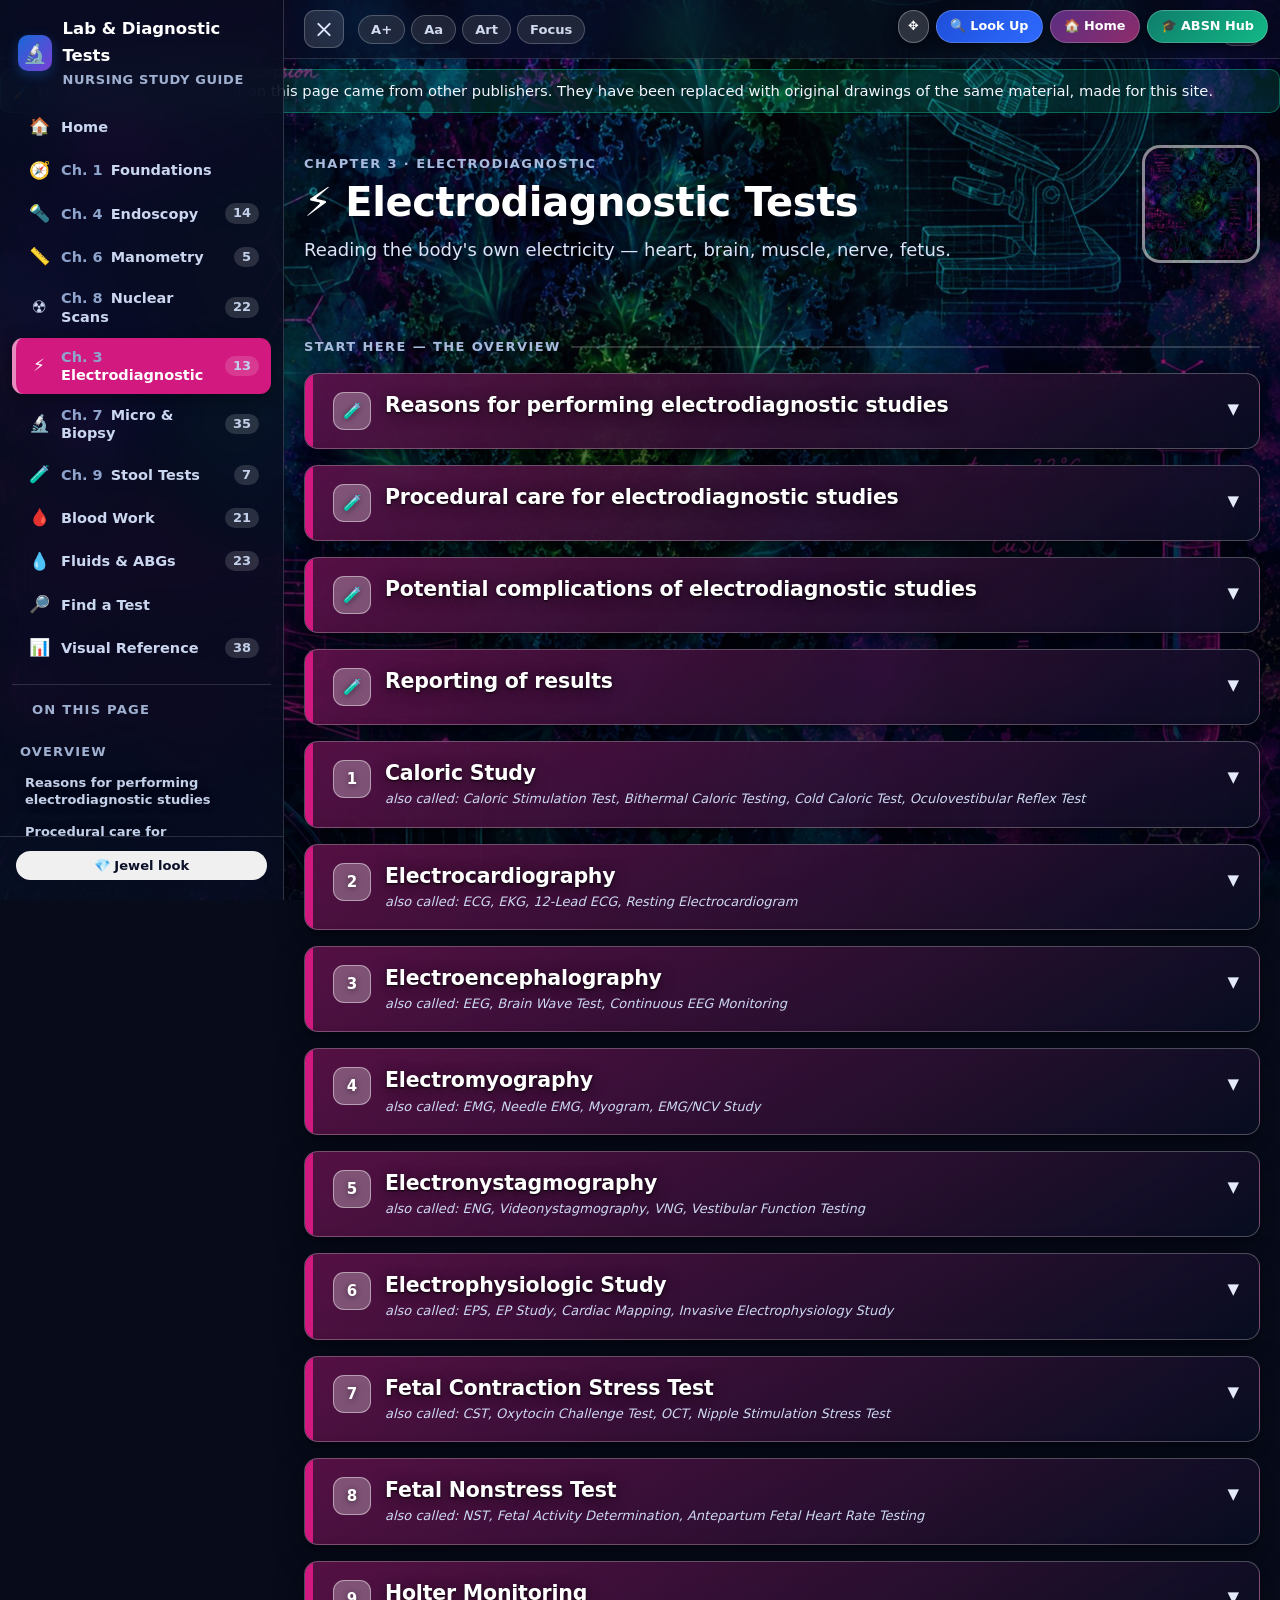
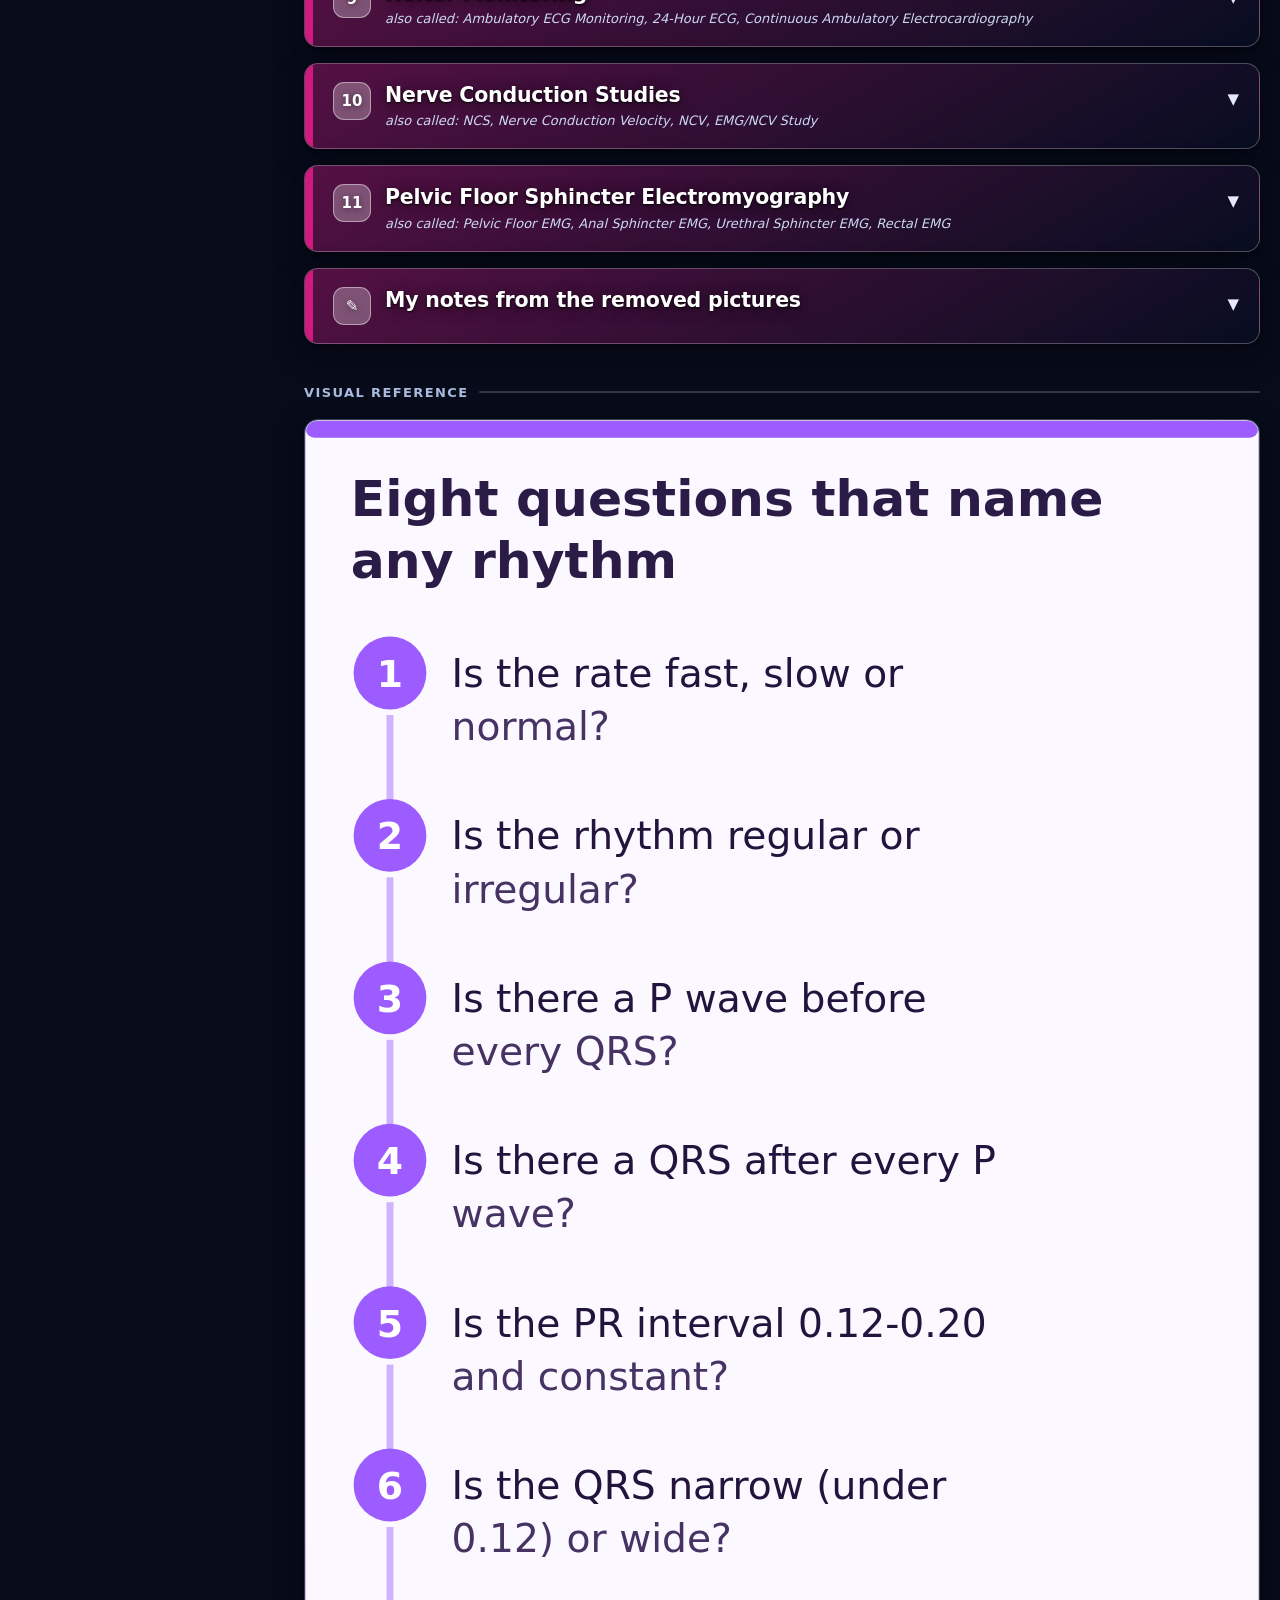
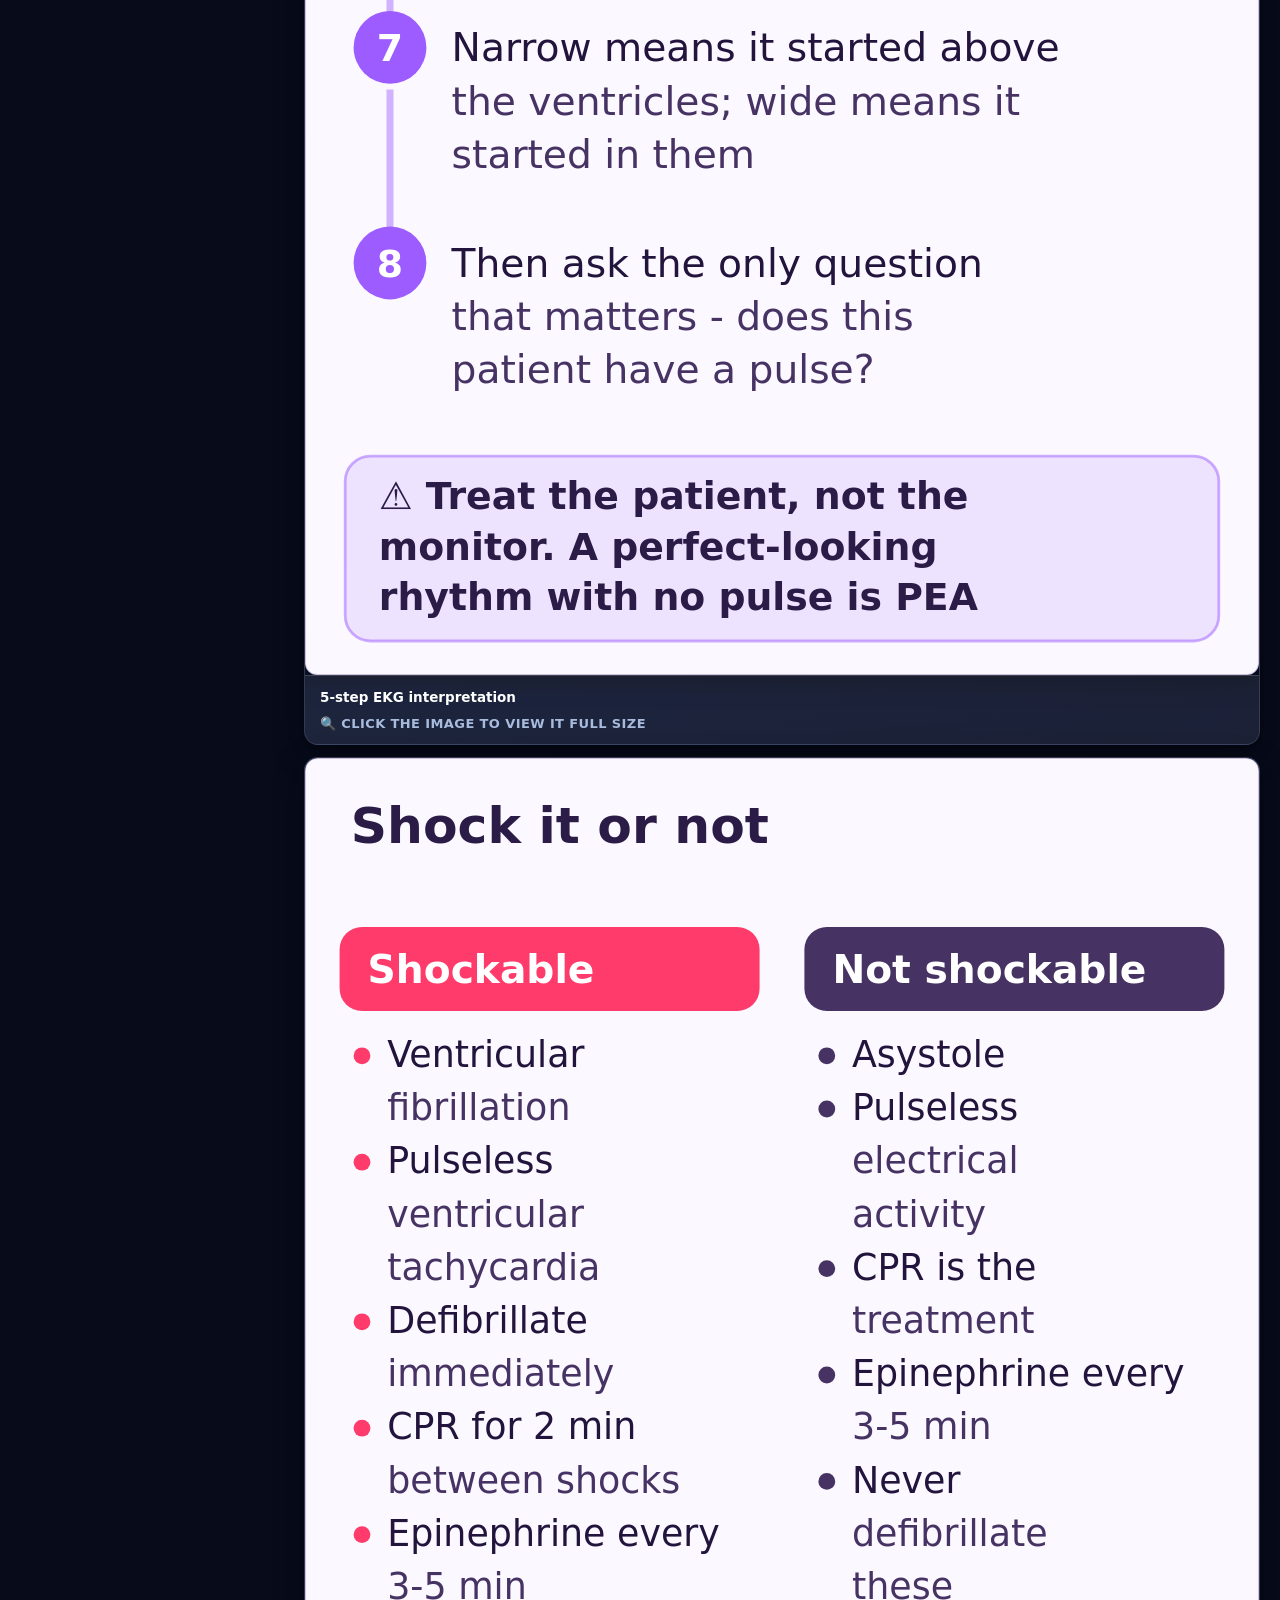
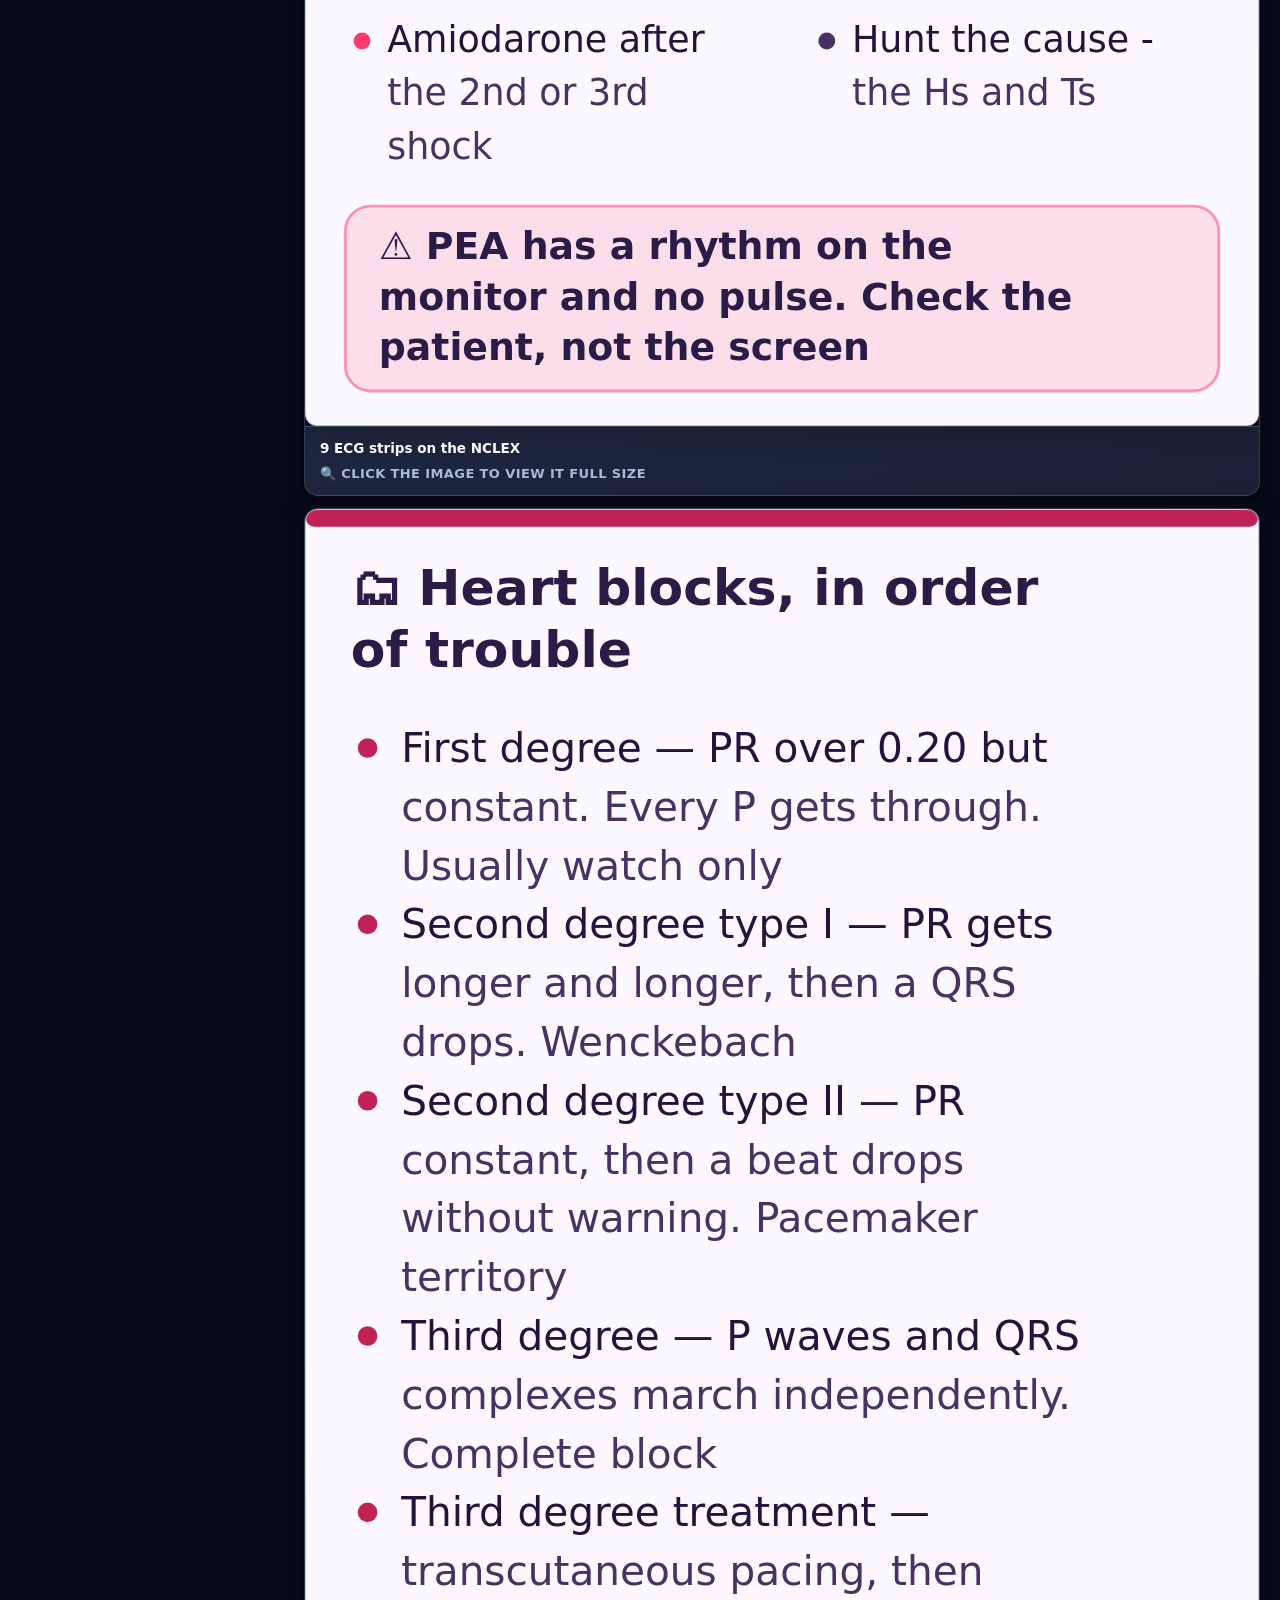
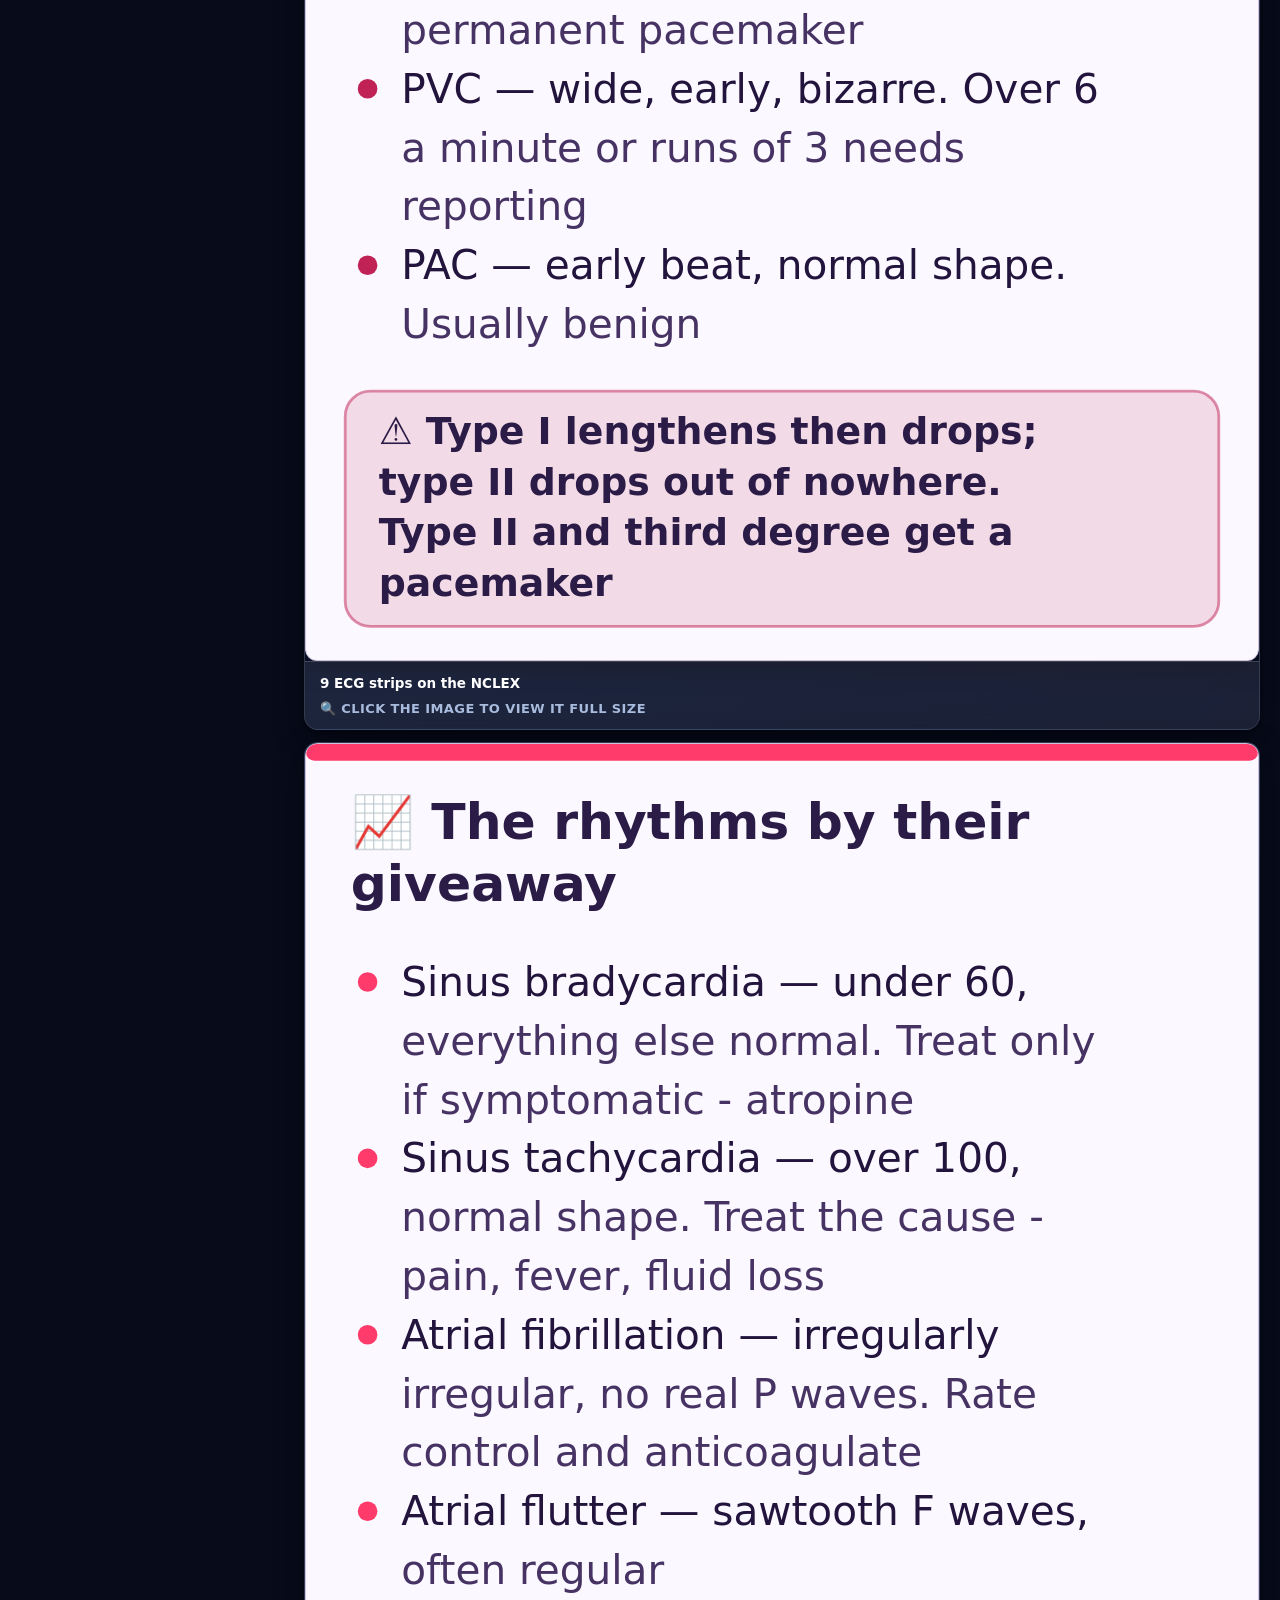
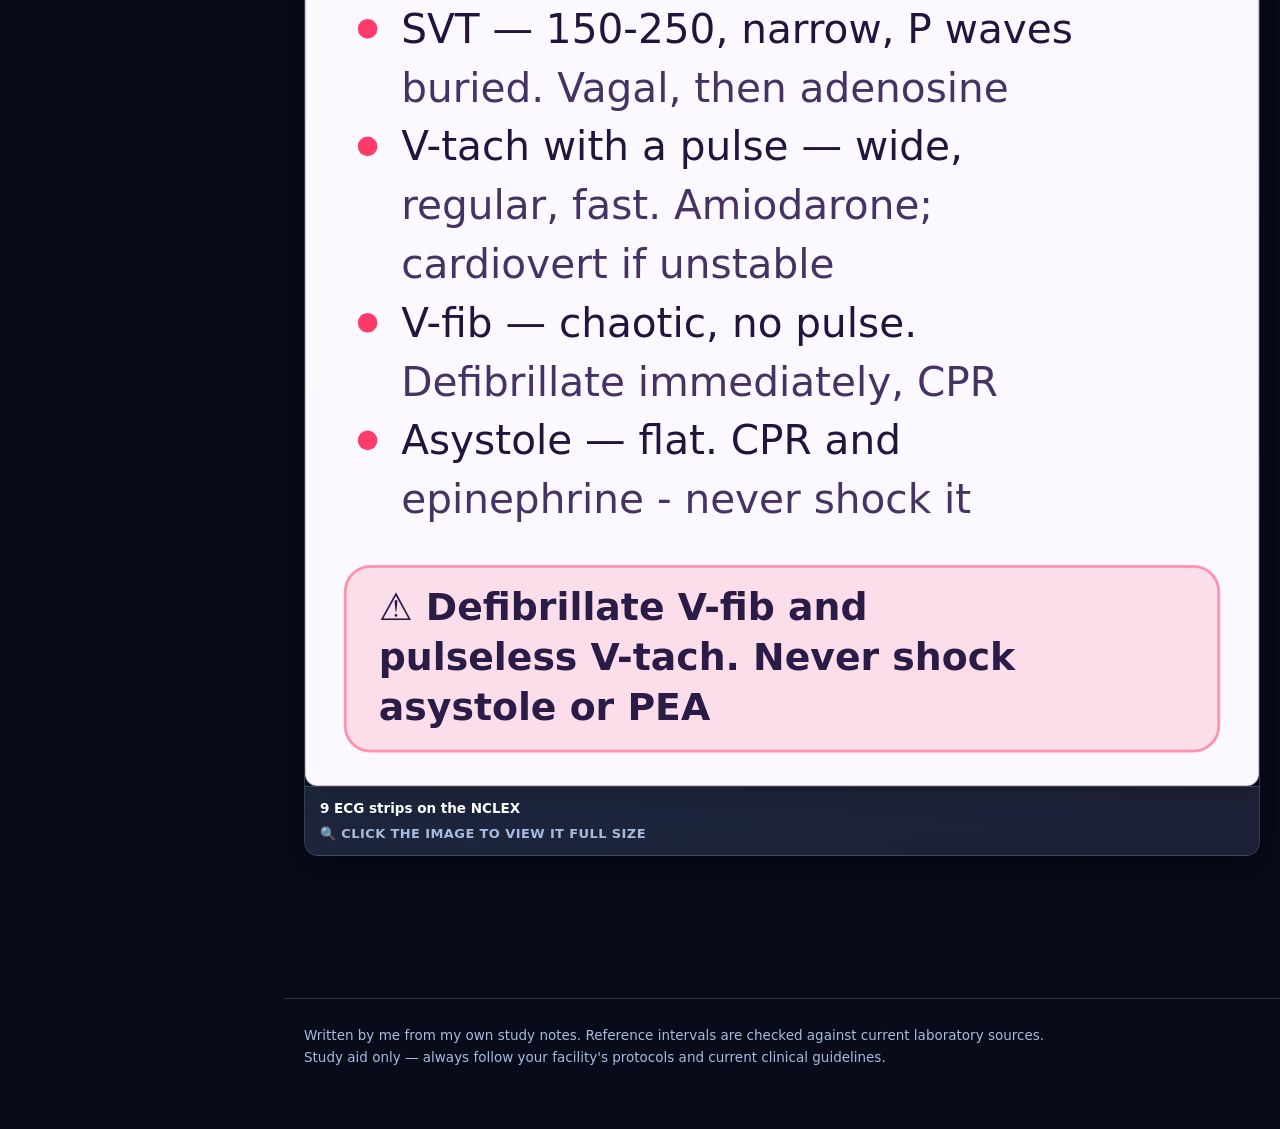
<file: pages/electro.html>
<!DOCTYPE html>
<html lang="en">
<head>
<meta charset="utf-8">
<meta name="viewport" content="width=device-width, initial-scale=1">
<title>Electrodiagnostic Tests · Lab &amp; Diagnostic Tests</title>
<meta name="description" content="Reading the body's own electricity — heart, brain, muscle, nerve, fetus.">
<link rel="icon" href="data:image/svg+xml,<svg xmlns='http://www.w3.org/2000/svg' viewBox='0 0 100 100'><text y='.9em' font-size='90'>🔬</text></svg>">
<link rel="stylesheet" href="../assets/css/style.css">
<style id="drawnfig-css">
/* Selectors are deliberately specific: a page rule like `.imggrid figure{overflow:hidden}`
   outranks a bare `.drawnfig` and was clipping the right-hand side of these figures off. */
figure.drawnfig,.imggrid figure.drawnfig{margin:12px 0;max-width:100%;min-width:0;
  overflow-x:auto;overflow-y:hidden;overscroll-behavior-x:contain;-webkit-overflow-scrolling:touch;
  background:none;border:0;display:block}
/* The plates are drawn on a 340px canvas and are never scaled below it - type that
   shrinks to 8px is unreadable - so a narrower column pans inside this box instead. */
figure.drawnfig>svg,.imggrid figure.drawnfig>svg{width:100%;min-width:340px;height:auto;display:block;
  border-radius:12px;border:1px solid rgba(120,90,160,.35);box-shadow:0 8px 22px rgba(0,0,0,.35);
  background:#fbf9ff;object-fit:none}
.drawn-note{margin:10px 0;padding:10px 12px;border-radius:10px;font-size:0.92rem;line-height:1.5;
  background:rgba(18,184,134,.16);border:1px solid rgba(18,184,134,.45);color:inherit}
/* A 340px track floor is wider than a 320px phone, so the grid pushed the page
   sideways. One full-width column below 720px, with a zero minimum. */
@media(max-width:720px){.imggrid{grid-template-columns:minmax(0,1fr)!important}}
</style>
<style id="snfig-css">
figure.snfig{margin:12px 0;max-width:100%;min-width:0;background:#fff;border-radius:12px;
  padding:8px;border:1px solid rgba(120,90,160,.35);box-shadow:0 8px 22px rgba(0,0,0,.35)}
figure.snfig img{display:block;width:100%;height:auto;border-radius:8px}
figure.snfig figcaption{display:flex;flex-wrap:wrap;gap:8px;align-items:center;justify-content:space-between;
  margin-top:8px;padding:8px 10px;border-radius:8px;background:rgba(157,92,255,.16);
  color:#2a1140;font-size:.9rem;line-height:1.45}
figure.snfig .snfull{display:inline-flex;align-items:center;min-height:44px;padding:6px 12px;
  border-radius:999px;background:#6d28d9;color:#fff;font-weight:800;text-decoration:none;font-size:.86rem}
</style>
<link rel="stylesheet" href="../assets/test-pictures/pictures.css"></head>
<body class="jewel nav-open">
<style id="navDragCSS">
#navBtns{touch-action:none}
#navBtns.dragging{opacity:.9;cursor:grabbing}
#navBtns.hidden-by-overlay{display:none !important}
#nbGrip{cursor:grab;background:rgba(255,255,255,.16) !important;
  border:1px solid rgba(255,255,255,.3) !important;color:#fff !important;
  border-radius:22px;padding:7px 9px !important;font:900 .9rem 'Segoe UI',system-ui,sans-serif;
  line-height:1;user-select:none;box-shadow:0 4px 14px rgba(0,0,0,.5);flex:0 0 auto}
#nbGrip:hover{background:rgba(255,255,255,.32) !important}
#navBtns.dragging #nbGrip{cursor:grabbing}
@media print{#navBtns{display:none !important}}
</style>
<style id="a11yCSS">
/* keep wide things inside the viewport so magnifying never forces sideways scrolling */
img,svg,video,canvas{max-width:100%;height:auto}
pre,code,kbd{white-space:pre-wrap;overflow-wrap:anywhere}
.a11y-tblwrap{overflow-x:auto;max-width:100%;-webkit-overflow-scrolling:touch}
@media(max-width:1024px){
  #nav a{white-space:normal}
  .bar{margin-left:0 !important;margin-right:0 !important;max-width:100% !important}
}

/* rem (not em) so these can never compound down to unreadable sizes */
small,.eyebrow,.rail-sep,.sm-txt,.tiny,.fine,.cap,.foot{font-size:.82rem}
sub,sup{font-size:.72rem}

/* keep the fixed Home/ABSN cluster from sitting on top of page titles */
@media(max-width:1024px){
  header h1, header p, h1:first-of-type{padding-right:92px}
}
@media(max-width:560px){
  header h1, header p, h1:first-of-type{padding-right:80px}
}
</style>

<style id="navbtnCSS">
#navBtns{position:fixed;top:10px;right:12px;z-index:2147483000;display:flex;gap:7px;align-items:center}
#navBtns a,#navBtns button{
  display:inline-block;font:700 .8rem 'Segoe UI',system-ui,sans-serif;
  padding:7px 13px;border-radius:22px;text-decoration:none;cursor:pointer;
  border:1px solid rgba(255,255,255,.22);box-shadow:0 4px 14px rgba(0,0,0,.5);
  color:#fff;white-space:nowrap;line-height:1.3;
}
#navBtns .nbLook{background:linear-gradient(135deg,#1d4ed8,#2f6bff)}
#navBtns .nbHome{background:linear-gradient(135deg,#5a2d82,#8e2d6b)}
#navBtns .nbAbsn{background:linear-gradient(135deg,#0f7d6b,#12b886)}
#navBtns a:hover,#navBtns button:hover{filter:brightness(1.15)}
#navBtns a,#navBtns button{backdrop-filter:blur(6px);-webkit-backdrop-filter:blur(6px)}
/* magnified viewports report a narrow CSS width - shed the labels early so the
   cluster stops sitting on top of page headings */
@media(max-width:1024px){
  #navBtns{top:6px;right:6px;gap:5px}
  #navBtns .nbLabel{display:none}
  #navBtns a,#navBtns button{padding:8px 11px;font-size:1rem;line-height:1}
}
@media(max-width:560px){
  #navBtns a,#navBtns button{padding:7px 9px;font-size:.95rem}
}
@media print{#navBtns{display:none}}

</style>
<div id="navBtns"><a class="nbLook" href="https://arnold7777777.github.io/NUR-198-Study-Guide/Look%20It%20Up.html" target="_blank" rel="noopener" title="Look up any topic across all your sites">&#128269;<span class="nbLabel"> Look Up</span></a><a class="nbHome" href="../index.html" title="Back to this course's study hub">&#127968;<span class="nbLabel"> Home</span></a><a class="nbAbsn" href="https://arnold7777777.github.io/ABSN-Study-Hub/" onclick="return nbToAbsn(event)" title="Close this page and go back toward the ABSN Study Hub">&#127891;<span class="nbLabel"> ABSN Hub</span></a></div>
<script>if(window.top!==window.self){var _nb=document.getElementById("navBtns");if(_nb)_nb.style.display="none";}</script>
<script>
(function(){
  var ABSN='https://arnold7777777.github.io/ABSN-Study-Hub/';
  window.nbToAbsn=function(ev){
    if(ev&&ev.preventDefault)ev.preventDefault();
    /* On a sub-page: try to close this tab so the study hub behind it is revealed.
       Browsers only allow close() on script-opened tabs, so fall back to navigating. */
    try{ window.close(); }catch(e){}
    setTimeout(function(){ if(!window.closed) window.location.href=ABSN; },120);
    return false;
  };
})();
</script>

<div class="progress"></div>

<aside class="railnav" id="railnav" aria-label="Site navigation">
  <div class="rail-head">
    <a class="brand" href="../index.html">
      <span class="logo">🔬</span>
      <span>Lab &amp; Diagnostic Tests<small>Nursing study guide</small></span>
    </a>
  </div>
  <nav class="rail-links"><a href="../index.html"><span class="ni">🏠</span><span>Home</span></a><a href="foundations.html" style="--c:#1668d8"><span class="ni">🧭</span><span><b>Ch. 1</b> Foundations</span></a><a href="endoscopy.html" style="--c:#7b3fd4"><span class="ni">🔦</span><span><b>Ch. 4</b> Endoscopy</span><em>14</em></a><a href="manometry.html" style="--c:#0a8f9c"><span class="ni">📏</span><span><b>Ch. 6</b> Manometry</span><em>5</em></a><a href="nuclear.html" style="--c:#b56a00"><span class="ni">☢️</span><span><b>Ch. 8</b> Nuclear Scans</span><em>22</em></a><a href="electro.html" class="active" style="--c:#d1197f"><span class="ni">⚡</span><span><b>Ch. 3</b> Electrodiagnostic</span><em>13</em></a><a href="micro.html" style="--c:#0f8a4d"><span class="ni">🔬</span><span><b>Ch. 7</b> Micro &amp; Biopsy</span><em>35</em></a><a href="stool.html" style="--c:#8a5a2b"><span class="ni">🧪</span><span><b>Ch. 9</b> Stool Tests</span><em>7</em></a><a href="bloodwork.html" style="--c:#d92c3c"><span class="ni">🩸</span><span>Blood Work</span><em>21</em></a><a href="fluids.html" style="--c:#0a8f9c"><span class="ni">💧</span><span>Fluids &amp; ABGs</span><em>23</em></a><a href="find-a-test.html" style="--c:#4b46c9"><span class="ni">🔎</span><span>Find a Test</span></a><a href="lab-values.html" style="--c:#d92c3c"><span class="ni">📊</span><span>Visual Reference</span><em>38</em></a></nav>
  <div class="rail-toc sidebar"><div class="rail-sep">On this page</div><h4>Overview</h4><ol><li><a href="#ov-reasons-for-performing-electrodiagnostic-studies-1">Reasons for performing electrodiagnostic studies</a></li><li><a href="#ov-procedural-care-for-electrodiagnostic-studies-2">Procedural care for electrodiagnostic studies</a></li><li><a href="#ov-potential-complications-of-electrodiagnostic-studies-3">Potential complications of electrodiagnostic studies</a></li><li><a href="#ov-reporting-of-results-4">Reporting of results</a></li></ol><h4 style="margin-top:20px">13 tests</h4><ol><li><a href="#t-caloric-study-1">Caloric Study</a></li><li><a href="#t-cardiac-stress-testing-2">Cardiac Stress Testing</a></li><li><a href="#t-electrocardiography-3">Electrocardiography</a></li><li><a href="#t-electroencephalography-4">Electroencephalography</a></li><li><a href="#t-electromyography-5">Electromyography</a></li><li><a href="#t-electronystagmography-6">Electronystagmography</a></li><li><a href="#t-electrophysiologic-study-7">Electrophysiologic Study</a></li><li><a href="#t-evoked-potential-studies-8">Evoked Potential Studies</a></li><li><a href="#t-fetal-contraction-stress-test-9">Fetal Contraction Stress Test</a></li><li><a href="#t-fetal-nonstress-test-10">Fetal Nonstress Test</a></li><li><a href="#t-holter-monitoring-11">Holter Monitoring</a></li><li><a href="#t-nerve-conduction-studies-12">Nerve Conduction Studies</a></li><li><a href="#t-pelvic-floor-sphincter-electromyography-13">Pelvic Floor Sphincter Electromyography</a></li></ol></div>
  <div class="rail-foot">
    <button class="tool-btn wide" data-toggle="jewel" title="Switch between the jewel-glass look and a plain high-contrast one">💎 Jewel look</button>
  </div>
</aside>
<div class="rail-scrim" id="railScrim" hidden></div>

<header class="topbar">
  <div class="topbar-inner">
    <button class="navtoggle" id="navToggle" aria-label="Show or hide the menu" aria-expanded="true">
      <span></span><span></span><span></span>
    </button>
    <a class="brand brand-top" href="../index.html">
      <span class="logo">🔬</span>
      <span>Lab &amp; Diagnostic Tests<small>Nursing study guide</small></span>
    </a>
    <div class="tools">
      <button class="tool-btn" data-toggle="big-text" title="Larger text">A+</button>
      <button class="tool-btn" data-toggle="dyslexic" title="Easier-to-read font">Aa</button>
      <button class="tool-btn" data-toggle="art-bold" title="Show the background art more strongly">Art</button>
      <button class="tool-btn" data-toggle="focus" title="Dim everything except the card you opened">Focus</button>
    </div>
  </div>
</header><div class="drawn-note">🖌️ The pictures that used to sit on this page came from other publishers. They have been replaced with original drawings of the same material, made for this site.</div>

<div class="page-shell">

<div class="wrap">
  <div class="page-head">
    <div class="eyebrow">Chapter 3 · Electrodiagnostic</div>
    <h1>⚡ Electrodiagnostic Tests</h1>
    <p class="lede">Reading the body's own electricity — heart, brain, muscle, nerve, fetus.</p>
    <div class="head-art" aria-hidden="true"></div>
  </div>
</div>
<div class="wrap">
  <div class="layout">
    <main>
      <div class="section-label">Start here — the overview</div>
      
      <article class="test-card" id="ov-reasons-for-performing-electrodiagnostic-studies-1" data-search="reasons for performing electrodiagnostic studies" style="--c:#d1197f;--cbg:#fdeaf4"><button class="test-head" aria-expanded="false"><span class="test-num">&#129514;</span><span class="test-title"><h3>Reasons for performing electrodiagnostic studies</h3></span><span class="chev">&#9660;</span></button><div class="test-body"><div class="sec open" style="--sc:#d1197f;--sbg:#fdeaf4"><div class="sec-body" style="border-top:0"><p>Electrodiagnostic studies record the electrical activity that living tissue produces on its own, or the way that tissue responds when a controlled stimulus is applied. That makes them the tool of choice when the question is about function rather than structure: an MRI can show you a bulging disc, but only an electrodiagnostic study can tell you whether the nerve passing that disc is actually conducting. They are used to identify and localize a problem in the heart's conduction system, the brain's cortical activity, the peripheral nerves and muscles, the vestibular system, and the pelvic floor, and in obstetrics to assess how a fetus is tolerating its environment. A second major use is separating one level of the nervous system from another, such as distinguishing muscle disease from nerve disease, or peripheral vertigo from a central lesion. Finally, several of these tests are used to monitor over time, to judge whether a drug is working, or to guide a treatment decision such as implanting a pacemaker or proceeding to delivery.</p></div></div></div></article><article class="test-card" id="ov-procedural-care-for-electrodiagnostic-studies-2" data-search="procedural care for electrodiagnostic studies" style="--c:#d1197f;--cbg:#fdeaf4"><button class="test-head" aria-expanded="false"><span class="test-num">&#129514;</span><span class="test-title"><h3>Procedural care for electrodiagnostic studies</h3></span><span class="chev">&#9660;</span></button><div class="test-body"><div class="sec open" style="--sc:#d1197f;--sbg:#fdeaf4"><div class="sec-body" style="border-top:0"><p>Most electrodiagnostic tests depend on a clean electrical signal, so preparation centers on the skin and on the patient's ability to hold still and cooperate. Clean, dry, oil-free skin with hair clipped where needed makes the difference between a readable tracing and an uninterpretable one, and lotions, powders, hair products, and eye makeup should all be removed beforehand. Medication review is equally important, because many of these tests are ruined or falsely normalized by drugs the patient takes every day, including antiseizure drugs, vestibular suppressants, antiarrhythmics, and anticholinesterases; the nurse's job is to identify these and get an explicit order rather than making the decision independently. Teaching should be concrete about what the patient will feel, since fear of being shocked is common and most of these tests deliver nothing at all. For the invasive studies, standard procedural care applies: informed consent, NPO status, IV access, baseline labs and vital signs, allergy verification, marked distal pulses, and an emptied bladder before the patient goes to the lab.</p></div></div></div></article><article class="test-card" id="ov-potential-complications-of-electrodiagnostic-studies-3" data-search="potential complications of electrodiagnostic studies" style="--c:#d1197f;--cbg:#fdeaf4"><button class="test-head" aria-expanded="false"><span class="test-num">&#129514;</span><span class="test-title"><h3>Potential complications of electrodiagnostic studies</h3></span><span class="chev">&#9660;</span></button><div class="test-body"><div class="sec open" style="--sc:#d1197f;--sbg:#fdeaf4"><div class="sec-body" style="border-top:0"><p>The noninvasive recordings, such as a 12-lead ECG, Holter monitor, EEG, and nonstress test, carry essentially no physical risk beyond skin irritation from adhesive. Risk rises sharply once something is inserted or provoked. Needle-based studies introduce bleeding, hematoma, infection, and, when chest wall or thoracic paraspinal muscles are sampled, pneumothorax. Studies that deliberately stress a system carry the risk that the system fails: an EEG activation maneuver can trigger a seizure, a contraction stress test can trigger labor or fetal distress, and a cardiac electrophysiology study can induce an arrhythmia that will not stop without cardioversion. Vestibular testing produces intense vertigo and vomiting that create a real fall and aspiration risk in the recovery period, and pelvic floor studies in patients with high spinal cord lesions can precipitate autonomic dysreflexia. The nurse's protection against all of these is anticipation: know which complication belongs to which test, and have the equipment and protocol for it ready before the study starts, not after.</p></div></div></div></article><article class="test-card" id="ov-reporting-of-results-4" data-search="reporting of results" style="--c:#d1197f;--cbg:#fdeaf4"><button class="test-head" aria-expanded="false"><span class="test-num">&#129514;</span><span class="test-title"><h3>Reporting of results</h3></span><span class="chev">&#9660;</span></button><div class="test-body"><div class="sec open" style="--sc:#d1197f;--sbg:#fdeaf4"><div class="sec-body" style="border-top:0"><p>Electrodiagnostic tracings are interpreted by a qualified reader, typically a cardiologist, neurologist, physiatrist, audiologist, or obstetric provider depending on the study, and the nurse's role is to make sure the right data reaches that reader quickly and in context. Context is often as important as the tracing itself: the diary that accompanies a Holter recording, the notation of movement or a clinical event during an EEG, the patient's position during an ECG, and the exact time symptoms occurred can all change the interpretation. Some results are time-critical and must be communicated immediately rather than routed through routine reporting, including ST elevation on a 12-lead, a new life-threatening arrhythmia, a positive contraction stress test, and electrographic status epilepticus. When a nurse recognizes such a finding, the expectation is direct notification of the provider with closed-loop communication and documentation of who was told, what was reported, and when. Preliminary findings should never be interpreted to the patient by the nurse; explain instead that the study was recorded, who will read it, and when they can expect results.</p></div></div></div></article><article class="test-card" id="t-caloric-study-1" data-search="picture image example caloric study caloric stimulation test bithermal caloric testing cold caloric test oculovestibular reflex test" style="--c:#d1197f;--cbg:#fdeaf4"><button class="test-head" aria-expanded="false"><span class="test-num">1</span><span class="test-title"><h3>Caloric Study</h3><span class="aka">also called: Caloric Stimulation Test, Bithermal Caloric Testing, Cold Caloric Test, Oculovestibular Reflex Test</span></span><span class="chev">&#9660;</span></button><div class="test-body"><section class="test-examples" aria-label="What this test looks like"><h4>What this test looks like</h4><figure class="test-picture clinical-example"><a class="clinical-image" href="../assets/test-pictures/caloric-study-clinical.jpg" target="_blank" rel="noopener"><img src="../assets/test-pictures/caloric-study-clinical.jpg" width="673" height="1080" loading="lazy" alt="Caloric responses after right- and left-ear stimulation"></a><figcaption><strong>Caloric responses after right- and left-ear stimulation</strong><p>Read panel A first. It compares eye movements after each ear was stimulated. Four days later the left ear no longer produced a caloric response in this patient.</p><div class="clinical-links"><a href="../assets/test-pictures/caloric-study-clinical.jpg" target="_blank" rel="noopener">Open full-size image</a> · <a href="https://pmc.ncbi.nlm.nih.gov/articles/PMC4960214/#F1" target="_blank" rel="noopener">Lee et al., figure 1</a> · <a href="https://creativecommons.org/licenses/by-nc/3.0/" target="_blank" rel="noopener">CC BY-NC 3.0</a></div></figcaption></figure></section><div class="glance"><div class="glance-item g-normal"><b>&#9989; Normal</b>Both ears respond, and they respond about equally. Cool irrigation produces nystagmus whose fast phase beats away from the irrigated ear; warm irrigation produces nystagmus beating toward it (remember COWS: Cold Opposite, Warm Same). The nystagmus starts within roughly 20 to 30 seconds of irrigation and lasts about 1.5 to 2 minutes, and the two sides are within a small percentage of each other. In an unconscious patient with an intact brainstem, cold irrigation drives both eyes slowly toward the irrigated ear.</div><div class="glance-item g-why"><b>&#127919; Why it's ordered</b>Ordered for vertigo, dizziness, disequilibrium, unexplained hearing loss, or tinnitus, to answer one core question: is the problem in the inner ear and vestibular nerve, or in the brainstem and cerebellum? It also identifies which side is damaged, which a symptom history alone cannot do. At the bedside in a comatose patient it is used differently, as a test of brainstem integrity during coma and brain death evaluation.</div></div><div class="sec" style="--sc:#0f8a4d;--sbg:#e5f7ec"><button class="sec-head" aria-expanded="false"><span class="sico">&#9989;</span>Normal Findings<span class="mini-chev">&#9660;</span></button><div class="sec-body"><p>Both ears respond, and they respond about equally. Cool irrigation produces nystagmus whose fast phase beats away from the irrigated ear; warm irrigation produces nystagmus beating toward it (remember COWS: Cold Opposite, Warm Same). The nystagmus starts within roughly 20 to 30 seconds of irrigation and lasts about 1.5 to 2 minutes, and the two sides are within a small percentage of each other. In an unconscious patient with an intact brainstem, cold irrigation drives both eyes slowly toward the irrigated ear.</p></div></div><div class="sec" style="--sc:#1668d8;--sbg:#e8f1fe"><button class="sec-head" aria-expanded="false"><span class="sico">&#127919;</span>Why It's Ordered<span class="mini-chev">&#9660;</span></button><div class="sec-body"><p>Ordered for vertigo, dizziness, disequilibrium, unexplained hearing loss, or tinnitus, to answer one core question: is the problem in the inner ear and vestibular nerve, or in the brainstem and cerebellum? It also identifies which side is damaged, which a symptom history alone cannot do. At the bedside in a comatose patient it is used differently, as a test of brainstem integrity during coma and brain death evaluation.</p></div></div><div class="sec" style="--sc:#4b46c9;--sbg:#eceafd"><button class="sec-head" aria-expanded="false"><span class="sico">&#128214;</span>How It Works<span class="mini-chev">&#9660;</span></button><div class="sec-body"><p>Warm and cool water, or air, is instilled into the ear canal. The temperature change moves the endolymph in the horizontal semicircular canal by convection, which either excites or inhibits the vestibular nerve on that side. The eyes respond with nystagmus, and the strength and duration of that nystagmus tells you how well that labyrinth works. Each ear is tested separately at each temperature, with a rest period in between.</p></div></div><div class="sec" style="--sc:#d92c3c;--sbg:#fdeaec"><button class="sec-head" aria-expanded="false"><span class="sico">&#9940;</span>Do NOT Do This If&hellip;<span class="mini-chev">&#9660;</span></button><div class="sec-body"><p>Do not irrigate with water through a perforated tympanic membrane; air irrigation may be substituted. Defer in acute otitis externa or otitis media, recent ear surgery, or an ear canal packed with cerumen or debris. Patients with cervical spine injury or severe neck disease may not tolerate the required head position.</p></div></div><div class="sec" style="--sc:#c9490b;--sbg:#fdeee4"><button class="sec-head" aria-expanded="false"><span class="sico">&#9888;&#65039;</span>What Can Go Wrong<span class="mini-chev">&#9660;</span></button><div class="sec-body"><p>Intense vertigo, nausea, and vomiting are common and expected. The real dangers are aspiration if the patient vomits while supine and falls afterward when the patient tries to stand too soon. Vagal stimulation can occasionally produce bradycardia.</p></div></div><div class="sec" style="--sc:#b56a00;--sbg:#fff3dc"><button class="sec-head" aria-expanded="false"><span class="sico">&#128256;</span>What Skews the Result<span class="mini-chev">&#9660;</span></button><div class="sec-body"><p>Anything that suppresses the vestibular system blunts the response: antivertigo drugs such as meclizine, antihistamines, benzodiazepines and other sedatives, antiemetics, alcohol, and some antidepressants. Caffeine and nicotine can alter results the other direction. Cerumen impaction blocks effective irrigation, and a drowsy or inattentive patient suppresses nystagmus, which is why the tester keeps them doing mental tasks.</p></div></div><div class="sec" style="--sc:#1668d8;--sbg:#e8f1fe"><button class="sec-head" aria-expanded="false"><span class="sico">&#128309;</span>Before<span class="mini-chev">&#9660;</span></button><div class="sec-body"><p>Keep the patient NPO for about 4 hours to reduce vomiting. Verify with the provider which medications to hold; vestibular suppressants, sedatives, and alcohol are usually stopped 24 to 48 hours ahead. Otoscopy comes first, every time, to confirm an intact eardrum and a clear canal. Explain honestly that the room will feel like it is spinning for a minute or two and that the sensation passes. Obtain consent per facility policy.</p></div></div><div class="sec" style="--sc:#b56a00;--sbg:#fff3dc"><button class="sec-head" aria-expanded="false"><span class="sico">&#128992;</span>During<span class="mini-chev">&#9660;</span></button><div class="sec-body"><p>Position the patient supine with the head raised about 30 degrees so the horizontal canal sits vertical. Eye movements are watched directly or recorded. One ear is irrigated, the response timed and measured, then roughly 5 minutes pass before the next irrigation so the system can return to baseline. Stay with the patient, keep an emesis basin within reach, and talk them through the spinning.</p></div></div><div class="sec" style="--sc:#0f8a4d;--sbg:#e5f7ec"><button class="sec-head" aria-expanded="false"><span class="sico">&#128994;</span>After<span class="mini-chev">&#9660;</span></button><div class="sec-body"><p>Keep the patient in bed with side rails up until the vertigo clears, often 30 to 60 minutes. Move them slowly and assist with the first ambulation. Hold food and fluids until nausea resolves, then advance slowly. No driving until symptoms are gone. Report prolonged vomiting, persistent vertigo, or a fall.</p></div></div><div class="sec" style="--sc:#7b3fd4;--sbg:#f2eafd"><button class="sec-head" aria-expanded="false"><span class="sico">&#128202;</span>What the Results Mean<span class="mini-chev">&#9660;</span></button><div class="sec-body"><p>A reduced or absent response on one side means a peripheral lesion of that labyrinth or vestibular nerve, seen in vestibular neuritis, labyrinthitis, Meniere disease, acoustic neuroma, or ototoxic injury. Reduced responses on both sides suggest bilateral vestibular loss, most often from aminoglycosides or other ototoxic drugs. A response that is present but abnormal in pattern, or that does not suppress with visual fixation, points centrally to the brainstem or cerebellum. In a comatose patient, absent eye movement to cold irrigation indicates severe brainstem dysfunction.</p></div></div><div class="sec" style="--sc:#d1197f;--sbg:#fdeaf4"><button class="sec-head" aria-expanded="false"><span class="sico">&#11088;</span>Clinical Priorities<span class="mini-chev">&#9660;</span></button><div class="sec-body"><p>Never irrigate an ear until you have looked in it and confirmed the tympanic membrane is intact, and never let the patient get up alone until the vertigo has completely resolved.</p></div></div></div></article><article class="test-card" id="t-electrocardiography-2" data-search="electrocardiography ecg ekg 12-lead ecg resting electrocardiogram picture image example " style="--c:#d1197f;--cbg:#fdeaf4"><button class="test-head" aria-expanded="false"><span class="test-num">2</span><span class="test-title"><h3>Electrocardiography</h3><span class="aka">also called: ECG, EKG, 12-Lead ECG, Resting Electrocardiogram</span></span><span class="chev">&#9660;</span></button><div class="test-body"><section class="test-examples" aria-label="What this test looks like"><h4>What this test looks like</h4><figure class="test-picture"><a href="../assets/test-pictures/example-a108bcdf31.webp" target="_blank" rel="noopener"><img src="../assets/test-pictures/example-a108bcdf31.webp" width="960" height="696" loading="lazy" alt="ECG rhythm strip"></a><figcaption><strong>ECG rhythm strip</strong><p>Look for repeating electrical complexes on a time grid.</p><a href="https://commons.wikimedia.org/wiki/File:Normal_electrocardiogram.jpg" target="_blank" rel="noopener">Original full-size picture</a> · <a target="_blank" rel="noopener" href="https://commons.wikimedia.org/wiki/File:Normal_electrocardiogram.jpg">medipics1066</a> · <a target="_blank" rel="noopener" href="https://creativecommons.org/licenses/by/2.0">CC BY 2.0</a></figcaption></figure></section><div class="glance"><div class="glance-item g-normal"><b>&#9989; Normal</b>Normal sinus rhythm at 60 to 100 beats per minute, regular, with one upright P wave in front of every QRS. PR interval 0.12 to 0.20 second, QRS 0.06 to 0.10 second and no wider than 0.12, and a QT that shortens as the rate rises. The ST segment sits on the baseline and T waves are upright in most leads. R waves grow progressively from V1 to V6.</div><div class="glance-item g-why"><b>&#127919; Why it's ordered</b>It answers whether the rhythm is normal, whether conduction through the AV node and bundles is intact, and whether any part of the myocardium is ischemic, injured, or infarcted. Providers also use it to look for chamber enlargement, digoxin and antiarrhythmic effects, potassium and calcium disturbances, QT prolongation before starting a risky drug, pacemaker capture, and a preoperative baseline.</div></div><div class="sec" style="--sc:#0f8a4d;--sbg:#e5f7ec"><button class="sec-head" aria-expanded="false"><span class="sico">&#9989;</span>Normal Findings<span class="mini-chev">&#9660;</span></button><div class="sec-body"><p>Normal sinus rhythm at 60 to 100 beats per minute, regular, with one upright P wave in front of every QRS. PR interval 0.12 to 0.20 second, QRS 0.06 to 0.10 second and no wider than 0.12, and a QT that shortens as the rate rises. The ST segment sits on the baseline and T waves are upright in most leads. R waves grow progressively from V1 to V6.</p></div></div><div class="sec" style="--sc:#1668d8;--sbg:#e8f1fe"><button class="sec-head" aria-expanded="false"><span class="sico">&#127919;</span>Why It's Ordered<span class="mini-chev">&#9660;</span></button><div class="sec-body"><p>It answers whether the rhythm is normal, whether conduction through the AV node and bundles is intact, and whether any part of the myocardium is ischemic, injured, or infarcted. Providers also use it to look for chamber enlargement, digoxin and antiarrhythmic effects, potassium and calcium disturbances, QT prolongation before starting a risky drug, pacemaker capture, and a preoperative baseline.</p></div></div><div class="sec" style="--sc:#4b46c9;--sbg:#eceafd"><button class="sec-head" aria-expanded="false"><span class="sico">&#128214;</span>How It Works<span class="mini-chev">&#9660;</span></button><div class="sec-body"><p>Ten electrodes, four on the limbs and six across the chest, pick up the electrical currents the heart generates as it depolarizes and repolarizes. The machine compares those electrodes against each other to build 12 different views of the same electrical event. Nothing is delivered to the patient; the machine only listens.</p></div></div><div class="sec" style="--sc:#c9490b;--sbg:#fdeee4"><button class="sec-head" aria-expanded="false"><span class="sico">&#9888;&#65039;</span>What Can Go Wrong<span class="mini-chev">&#9660;</span></button><div class="sec-body"><p>Nothing beyond minor skin irritation or redness from the adhesive electrodes, and occasional discomfort when electrodes are removed from hairy skin.</p></div></div><div class="sec" style="--sc:#b56a00;--sbg:#fff3dc"><button class="sec-head" aria-expanded="false"><span class="sico">&#128256;</span>What Skews the Result<span class="mini-chev">&#9660;</span></button><div class="sec-body"><p>Patient movement, shivering, talking, or muscle tremor creates artifact that mimics arrhythmia. Misplaced leads are the biggest source of false abnormalities, especially chest leads set too high or reversed limb leads. Diaphoresis, chest hair, lotion, and dried gel all ruin contact. Sixty-cycle interference from nearby electrical equipment, body habitus, position changes, electrolyte abnormalities, and cardiac drugs all alter the tracing.</p></div></div><div class="sec" style="--sc:#1668d8;--sbg:#e8f1fe"><button class="sec-head" aria-expanded="false"><span class="sico">&#128309;</span>Before<span class="mini-chev">&#9660;</span></button><div class="sec-body"><p>Tell the patient it is painless, takes only a few minutes, and sends nothing into the body. Provide privacy and drape, because the chest must be fully exposed. Clean and dry the skin, clip excessive hair rather than shaving, and wipe off lotion or oil. Ask them to lie still, keep arms and legs uncrossed, and not talk during the recording.</p></div></div><div class="sec" style="--sc:#b56a00;--sbg:#fff3dc"><button class="sec-head" aria-expanded="false"><span class="sico">&#128992;</span>During<span class="mini-chev">&#9660;</span></button><div class="sec-body"><p>Position supine with arms at the sides; if the patient cannot lie flat, document the position used, because it changes the tracing. Place limb electrodes on fleshy areas, not over bone. Chest leads go V1 at the fourth intercostal space right of the sternum, V2 at the fourth intercostal space left of the sternum, V4 at the fifth intercostal space midclavicular line, V3 midway between V2 and V4, V5 at the fifth intercostal space anterior axillary line, and V6 at the fifth intercostal space midaxillary line. Check that the tracing is clean before you accept it, and label it with date, time, and whether the patient had symptoms.</p></div></div><div class="sec" style="--sc:#0f8a4d;--sbg:#e5f7ec"><button class="sec-head" aria-expanded="false"><span class="sico">&#128994;</span>After<span class="mini-chev">&#9660;</span></button><div class="sec-body"><p>Remove electrodes, wipe off gel, and help the patient dress. Get the tracing in front of a qualified reader immediately; for anyone with chest pain, the goal is an ECG obtained and interpreted within 10 minutes of arrival. Compare against any prior tracing, because a change matters more than a single snapshot. Report ST elevation, a new arrhythmia, a new wide QRS, or a markedly prolonged QT right away.</p></div></div><div class="sec" style="--sc:#7b3fd4;--sbg:#f2eafd"><button class="sec-head" aria-expanded="false"><span class="sico">&#128202;</span>What the Results Mean<span class="mini-chev">&#9660;</span></button><div class="sec-body"><p>ST elevation indicates acute myocardial injury; ST depression and T wave inversion indicate ischemia; pathologic Q waves indicate an old infarct. A PR over 0.20 second is first-degree AV block, and a QRS over 0.12 second means a bundle branch block or a ventricular origin. Tall peaked T waves suggest hyperkalemia, while flattened T waves with U waves suggest hypokalemia. A prolonged QT raises the risk of torsades de pointes, and diffusely low voltage suggests pericardial effusion, obesity, or COPD.</p></div></div><div class="sec" style="--sc:#d1197f;--sbg:#fdeaf4"><button class="sec-head" aria-expanded="false"><span class="sico">&#11088;</span>Clinical Priorities<span class="mini-chev">&#9660;</span></button><div class="sec-body"><p>A normal ECG never rules out a heart attack, so treat the patient and the symptoms, not the strip, and get a chest pain ECG read by a provider within 10 minutes.</p></div></div></div></article><article class="test-card" id="t-electroencephalography-3" data-search="electroencephalography eeg brain wave test continuous eeg monitoring picture image example " style="--c:#d1197f;--cbg:#fdeaf4"><button class="test-head" aria-expanded="false"><span class="test-num">3</span><span class="test-title"><h3>Electroencephalography</h3><span class="aka">also called: EEG, Brain Wave Test, Continuous EEG Monitoring</span></span><span class="chev">&#9660;</span></button><div class="test-body"><section class="test-examples" aria-label="What this test looks like"><h4>What this test looks like</h4><figure class="test-picture"><a href="../assets/test-pictures/example-d52b7f94d1.webp" target="_blank" rel="noopener"><img src="../assets/test-pictures/example-d52b7f94d1.webp" width="478" height="500" loading="lazy" alt="EEG with spike-and-wave activity"></a><figcaption><strong>EEG with spike-and-wave activity</strong><p>This abnormal example shows scalp electrical traces arranged in channels.</p><a href="https://commons.wikimedia.org/wiki/File:Spike-waves.png" target="_blank" rel="noopener">Original full-size picture</a> · <a target="_blank" rel="noopener" href="https://commons.wikimedia.org/wiki/File:Spike-waves.png">Image source</a> · <a target="_blank" rel="noopener" href="https://creativecommons.org/licenses/by-sa/2.0">CC BY-SA 2.0</a></figcaption></figure></section><div class="glance"><div class="glance-item g-normal"><b>&#9989; Normal</b>A symmetric, well-organized background with waveforms appropriate to the patient's age and state of alertness. Awake with eyes closed, an adult shows posterior alpha rhythm at 8 to 13 Hz that disappears when the eyes open, with faster beta activity frontally. Drowsiness and sleep bring in slower theta at 4 to 7 Hz and delta below 4 Hz, which are normal asleep but abnormal in an awake adult. There are no spikes, sharp waves, spike-and-wave complexes, or focal slowing.</div><div class="glance-item g-why"><b>&#127919; Why it's ordered</b>The main question is whether the patient has epileptiform activity and, if so, where it comes from and what type. It is also used to work up spells of uncertain cause, altered mental status, suspected nonconvulsive status epilepticus, encephalopathy, encephalitis, sleep disorders, and to titrate burst suppression in a medically induced coma. In brain death evaluation it serves as ancillary confirmatory testing.</div></div><div class="sec" style="--sc:#0f8a4d;--sbg:#e5f7ec"><button class="sec-head" aria-expanded="false"><span class="sico">&#9989;</span>Normal Findings<span class="mini-chev">&#9660;</span></button><div class="sec-body"><p>A symmetric, well-organized background with waveforms appropriate to the patient's age and state of alertness. Awake with eyes closed, an adult shows posterior alpha rhythm at 8 to 13 Hz that disappears when the eyes open, with faster beta activity frontally. Drowsiness and sleep bring in slower theta at 4 to 7 Hz and delta below 4 Hz, which are normal asleep but abnormal in an awake adult. There are no spikes, sharp waves, spike-and-wave complexes, or focal slowing.</p></div></div><div class="sec" style="--sc:#1668d8;--sbg:#e8f1fe"><button class="sec-head" aria-expanded="false"><span class="sico">&#127919;</span>Why It's Ordered<span class="mini-chev">&#9660;</span></button><div class="sec-body"><p>The main question is whether the patient has epileptiform activity and, if so, where it comes from and what type. It is also used to work up spells of uncertain cause, altered mental status, suspected nonconvulsive status epilepticus, encephalopathy, encephalitis, sleep disorders, and to titrate burst suppression in a medically induced coma. In brain death evaluation it serves as ancillary confirmatory testing.</p></div></div><div class="sec" style="--sc:#4b46c9;--sbg:#eceafd"><button class="sec-head" aria-expanded="false"><span class="sico">&#128214;</span>How It Works<span class="mini-chev">&#9660;</span></button><div class="sec-body"><p>Sixteen to twenty-five small electrodes are pasted onto the scalp at measured positions using the standardized 10-20 system. They detect the summed electrical activity of cortical neurons, which is amplified enormously and displayed as continuous waveforms. A routine study runs 20 to 40 minutes with activation maneuvers; continuous monitoring can run for days.</p></div></div><div class="sec" style="--sc:#c9490b;--sbg:#fdeee4"><button class="sec-head" aria-expanded="false"><span class="sico">&#9888;&#65039;</span>What Can Go Wrong<span class="mini-chev">&#9660;</span></button><div class="sec-body"><p>The test itself is harmless, but activation procedures can provoke a seizure. Hyperventilation and photic stimulation are modified or omitted in patients with recent stroke, significant cardiac or pulmonary disease, sickle cell disease, or known photosensitive epilepsy. Someone must be present who can protect the airway if a seizure occurs.</p></div></div><div class="sec" style="--sc:#b56a00;--sbg:#fff3dc"><button class="sec-head" aria-expanded="false"><span class="sico">&#128256;</span>What Skews the Result<span class="mini-chev">&#9660;</span></button><div class="sec-body"><p>Sedatives, benzodiazepines, barbiturates, antiseizure drugs, and stimulants all change the tracing, as do caffeine, alcohol, and hypoglycemia. Hair oil, spray, gel, conditioner, or a dirty scalp prevent good electrode contact. Muscle tension, chewing, swallowing, eye blinks, sweating, movement, and 60-Hz electrical interference produce artifact that can be mistaken for pathology.</p></div></div><div class="sec" style="--sc:#1668d8;--sbg:#e8f1fe"><button class="sec-head" aria-expanded="false"><span class="sico">&#128309;</span>Before<span class="mini-chev">&#9660;</span></button><div class="sec-body"><p>The patient should shampoo the night before or that morning with no conditioner, oil, spray, or gel afterward. Hold caffeine and other stimulants for about 8 hours. Do not hold antiseizure medications unless the ordering provider specifically writes for it, because withdrawal can precipitate status epilepticus. Make sure the patient eats, since low blood sugar alters the tracing. For a sleep-deprived study, keep them awake most of the night. Reassure them that no current is delivered and nothing will shock them.</p></div></div><div class="sec" style="--sc:#b56a00;--sbg:#fff3dc"><button class="sec-head" aria-expanded="false"><span class="sico">&#128992;</span>During<span class="mini-chev">&#9660;</span></button><div class="sec-body"><p>The patient reclines in a quiet, dimly lit room. Electrodes are applied with paste or collodion after the scalp is measured and marked. A baseline is recorded with eyes open and closed, then hyperventilation for about 3 minutes, then photic stimulation with a strobe at varying frequencies; natural or drug-induced sleep may be recorded. Document the exact time of every movement, blink, cough, swallow, or clinical event so the reader can separate artifact from abnormality, and stay ready to position and protect the patient if a seizure develops.</p></div></div><div class="sec" style="--sc:#0f8a4d;--sbg:#e5f7ec"><button class="sec-head" aria-expanded="false"><span class="sico">&#128994;</span>After<span class="mini-chev">&#9660;</span></button><div class="sec-body"><p>Remove the paste and help the patient shampoo. Resume normal diet, activity, and medications. If sedation was given or the patient was sleep-deprived, keep side rails up, assist with ambulation, and confirm someone is driving them home. Watch for and report seizure activity or a prolonged postictal state.</p></div></div><div class="sec" style="--sc:#7b3fd4;--sbg:#f2eafd"><button class="sec-head" aria-expanded="false"><span class="sico">&#128202;</span>What the Results Mean<span class="mini-chev">&#9660;</span></button><div class="sec-body"><p>Focal spikes or sharp waves localize an epileptogenic focus; generalized 3-Hz spike-and-wave is characteristic of absence epilepsy. Focal slowing suggests a structural lesion such as tumor, abscess, hemorrhage, or infarct. Diffuse slowing points to a metabolic or toxic encephalopathy rather than a focal lesion, and triphasic waves suggest hepatic or renal encephalopathy. Burst suppression reflects deep anesthesia or severe injury, and electrocerebral silence supports brain death once drugs, hypothermia, and metabolic causes are excluded. A normal EEG does not rule out epilepsy, because the tracing may be normal between seizures.</p></div></div><div class="sec" style="--sc:#d1197f;--sbg:#fdeaf4"><button class="sec-head" aria-expanded="false"><span class="sico">&#11088;</span>Clinical Priorities<span class="mini-chev">&#9660;</span></button><div class="sec-body"><p>Never hold a patient's antiseizure medication before an EEG on your own initiative; only the ordering provider can make that decision.</p></div></div></div></article><article class="test-card" id="t-electromyography-4" data-search="electromyography emg needle emg myogram emg/ncv study picture image example " style="--c:#d1197f;--cbg:#fdeaf4"><button class="test-head" aria-expanded="false"><span class="test-num">4</span><span class="test-title"><h3>Electromyography</h3><span class="aka">also called: EMG, Needle EMG, Myogram, EMG/NCV Study</span></span><span class="chev">&#9660;</span></button><div class="test-body"><section class="test-examples" aria-label="What this test looks like"><h4>What this test looks like</h4><figure class="test-picture"><a href="../assets/test-pictures/example-55bb2c4c60.webp" target="_blank" rel="noopener"><img src="../assets/test-pictures/example-55bb2c4c60.webp" width="960" height="720" loading="lazy" alt="Electromyography equipment"></a><figcaption><strong>Electromyography equipment</strong><p>Electrodes record electrical activity of muscle at rest and with contraction.</p><a href="https://commons.wikimedia.org/wiki/File:EMG_-_SIMI.jpg" target="_blank" rel="noopener">Original full-size picture</a> · <a target="_blank" rel="noopener" href="https://commons.wikimedia.org/wiki/File:EMG_-_SIMI.jpg">D. Gordon E. Robertson</a> · <a target="_blank" rel="noopener" href="https://creativecommons.org/licenses/by-sa/3.0">CC BY-SA 3.0</a></figcaption></figure></section><div class="glance"><div class="glance-item g-normal"><b>&#9989; Normal</b>A relaxed muscle is electrically silent except for brief insertional activity when the needle moves. With light contraction, individual motor unit potentials have normal amplitude, duration, and shape, mostly two to four phases. As the patient contracts harder, more units fire faster in an orderly way until the screen fills with a complete interference pattern at maximal effort.</div><div class="glance-item g-why"><b>&#127919; Why it's ordered</b>It separates weakness caused by muscle disease from weakness caused by nerve disease, which is often impossible to do at the bedside. It supports diagnosis of myopathies and muscular dystrophies, inflammatory myositis, motor neuron disease such as ALS, radiculopathy, plexopathy, and neuromuscular junction disorders. It also tells the provider how old an injury is and whether reinnervation is occurring.</div></div><div class="sec" style="--sc:#0f8a4d;--sbg:#e5f7ec"><button class="sec-head" aria-expanded="false"><span class="sico">&#9989;</span>Normal Findings<span class="mini-chev">&#9660;</span></button><div class="sec-body"><p>A relaxed muscle is electrically silent except for brief insertional activity when the needle moves. With light contraction, individual motor unit potentials have normal amplitude, duration, and shape, mostly two to four phases. As the patient contracts harder, more units fire faster in an orderly way until the screen fills with a complete interference pattern at maximal effort.</p></div></div><div class="sec" style="--sc:#1668d8;--sbg:#e8f1fe"><button class="sec-head" aria-expanded="false"><span class="sico">&#127919;</span>Why It's Ordered<span class="mini-chev">&#9660;</span></button><div class="sec-body"><p>It separates weakness caused by muscle disease from weakness caused by nerve disease, which is often impossible to do at the bedside. It supports diagnosis of myopathies and muscular dystrophies, inflammatory myositis, motor neuron disease such as ALS, radiculopathy, plexopathy, and neuromuscular junction disorders. It also tells the provider how old an injury is and whether reinnervation is occurring.</p></div></div><div class="sec" style="--sc:#4b46c9;--sbg:#eceafd"><button class="sec-head" aria-expanded="false"><span class="sico">&#128214;</span>How It Works<span class="mini-chev">&#9660;</span></button><div class="sec-body"><p>A thin needle electrode is inserted directly into a muscle and records its electrical activity at rest, during light contraction, and during maximal effort. The signal appears on a screen and plays through a loudspeaker, so the examiner both sees and hears the muscle. Several muscles are sampled in one session, and the needle is repositioned multiple times in each.</p></div></div><div class="sec" style="--sc:#d92c3c;--sbg:#fdeaec"><button class="sec-head" aria-expanded="false"><span class="sico">&#9940;</span>Do NOT Do This If&hellip;<span class="mini-chev">&#9660;</span></button><div class="sec-body"><p>Patients on anticoagulants or with a bleeding disorder or significant thrombocytopenia should not have needle EMG without provider clearance, because of intramuscular hematoma risk. Do not needle through cellulitis, an open wound, or infected skin, and avoid a lymphedematous limb. Needling of chest wall, diaphragm, or thoracic paraspinal muscles is done only by experienced examiners because of pneumothorax risk.</p></div></div><div class="sec" style="--sc:#c9490b;--sbg:#fdeee4"><button class="sec-head" aria-expanded="false"><span class="sico">&#9888;&#65039;</span>What Can Go Wrong<span class="mini-chev">&#9660;</span></button><div class="sec-body"><p>Bleeding and hematoma at insertion sites, local soreness lasting a day or two, and rarely infection. Pneumothorax is possible when chest wall or thoracic paraspinal muscles are sampled. Needle EMG causes a transient rise in serum creatine kinase for several days, which can be misread as muscle injury or a cardiac problem if labs are drawn afterward.</p></div></div><div class="sec" style="--sc:#b56a00;--sbg:#fff3dc"><button class="sec-head" aria-expanded="false"><span class="sico">&#128256;</span>What Skews the Result<span class="mini-chev">&#9660;</span></button><div class="sec-body"><p>A patient who cannot relax completely masks abnormal spontaneous activity. A cold limb reduces amplitudes, so the muscle is warmed first. Edema, obesity, and thick subcutaneous tissue distance the needle from the muscle. Pain that limits effort makes recruitment look falsely reduced, and tremor or movement adds artifact. Anticholinesterase drugs mask the findings when myasthenia gravis is the question.</p></div></div><div class="sec" style="--sc:#1668d8;--sbg:#e8f1fe"><button class="sec-head" aria-expanded="false"><span class="sico">&#128309;</span>Before<span class="mini-chev">&#9660;</span></button><div class="sec-body"><p>Obtain consent. Explain that the needle feels like a pinprick going in and an aching cramp during contraction, that the study takes 30 to 90 minutes, and that no sedation is given because their cooperation is essential. Check platelet count, INR, anticoagulant use, and bleeding history before anyone touches a needle. If myasthenia is being evaluated, anticholinesterase medications may be held 3 to 5 days, but only on the provider's order. No lotions or creams on the skin, and avoid caffeine and smoking for about 3 hours.</p></div></div><div class="sec" style="--sc:#b56a00;--sbg:#fff3dc"><button class="sec-head" aria-expanded="false"><span class="sico">&#128992;</span>During<span class="mini-chev">&#9660;</span></button><div class="sec-body"><p>Position the patient so the target muscle is accessible and fully supported. The skin is cleaned, the needle inserted, and the patient is asked first to relax completely, then to contract gently, then to push as hard as possible. Coach relaxation and slow breathing, support the limb so the patient does not have to hold it up, and watch for pallor, sweating, or lightheadedness that signals a vasovagal response.</p></div></div><div class="sec" style="--sc:#0f8a4d;--sbg:#e5f7ec"><button class="sec-head" aria-expanded="false"><span class="sico">&#128994;</span>After<span class="mini-chev">&#9660;</span></button><div class="sec-body"><p>Apply pressure and then ice to insertion sites. Mild analgesics help the soreness; instruct that it usually resolves in a day or two. Teach the patient to report increasing pain, swelling, bruising, redness, drainage, or fever. If chest wall or paraspinal muscles were tested, tell them to report sudden shortness of breath or sharp chest pain immediately. Note on the chart that CK may be elevated for several days.</p></div></div><div class="sec" style="--sc:#7b3fd4;--sbg:#f2eafd"><button class="sec-head" aria-expanded="false"><span class="sico">&#128202;</span>What the Results Mean<span class="mini-chev">&#9660;</span></button><div class="sec-body"><p>Fibrillation potentials and positive sharp waves at rest mean denervation, seen with peripheral nerve injury, radiculopathy, or motor neuron disease. Large-amplitude, long-duration polyphasic units with reduced recruitment indicate a chronic neuropathic process with reinnervation. Small, short-duration polyphasic units that recruit early and fully indicate a myopathy. Myotonic discharges point to myotonic disorders, and fasciculations with widespread denervation across multiple nerve and root distributions suggest ALS.</p></div></div><div class="sec" style="--sc:#d1197f;--sbg:#fdeaf4"><button class="sec-head" aria-expanded="false"><span class="sico">&#11088;</span>Clinical Priorities<span class="mini-chev">&#9660;</span></button><div class="sec-body"><p>Screen every patient for anticoagulation and bleeding risk before a needle EMG, and hold direct pressure on each insertion site afterward.</p></div></div></div></article><article class="test-card" id="t-electronystagmography-5" data-search="picture image example electronystagmography eng videonystagmography vng vestibular function testing" style="--c:#d1197f;--cbg:#fdeaf4"><button class="test-head" aria-expanded="false"><span class="test-num">5</span><span class="test-title"><h3>Electronystagmography</h3><span class="aka">also called: ENG, Videonystagmography, VNG, Vestibular Function Testing</span></span><span class="chev">&#9660;</span></button><div class="test-body"><section class="test-examples" aria-label="What this test looks like"><h4>What this test looks like</h4><figure class="test-picture clinical-example"><a class="clinical-image" href="../assets/test-pictures/electronystagmography-clinical.jpg" target="_blank" rel="noopener"><img src="../assets/test-pictures/electronystagmography-clinical.jpg" width="665" height="374" loading="lazy" alt="Electrical recording of eye movement"></a><figcaption><strong>Electrical recording of eye movement</strong><p>Follow the two peaks across all three rows. The upper row shows the raw signal recorded by electrodes near the eyes. The lower rows show the same recording after baseline correction and scaling.</p><div class="clinical-links"><a href="../assets/test-pictures/electronystagmography-clinical.jpg" target="_blank" rel="noopener">Open full-size image</a> · <a href="https://pmc.ncbi.nlm.nih.gov/articles/PMC10470297/#fig0015" target="_blank" rel="noopener">Niazi et al., figure 3</a> · <a href="https://creativecommons.org/licenses/by-nc-nd/4.0/" target="_blank" rel="noopener">CC BY-NC-ND 4.0</a></div></figcaption></figure></section><div class="glance"><div class="glance-item g-normal"><b>&#9989; Normal</b>No spontaneous or gaze-evoked nystagmus with the eyes fixed on a target. Smooth pursuit tracks a moving light smoothly, saccades are fast and accurate, and optokinetic responses are symmetric between directions. Changing head and body position, including the Dix-Hallpike maneuver, produces no significant nystagmus. Caloric responses are present in both ears and roughly equal, with only a small percentage difference between sides.</div><div class="glance-item g-why"><b>&#127919; Why it's ordered</b>It is the workhorse study for vertigo, dizziness, and unsteadiness, and it answers the question that drives management: peripheral or central? It identifies which ear is affected, documents benign paroxysmal positional vertigo, and detects damage from ototoxic drugs. It is also used with unexplained hearing loss and tinnitus.</div></div><div class="sec" style="--sc:#0f8a4d;--sbg:#e5f7ec"><button class="sec-head" aria-expanded="false"><span class="sico">&#9989;</span>Normal Findings<span class="mini-chev">&#9660;</span></button><div class="sec-body"><p>No spontaneous or gaze-evoked nystagmus with the eyes fixed on a target. Smooth pursuit tracks a moving light smoothly, saccades are fast and accurate, and optokinetic responses are symmetric between directions. Changing head and body position, including the Dix-Hallpike maneuver, produces no significant nystagmus. Caloric responses are present in both ears and roughly equal, with only a small percentage difference between sides.</p></div></div><div class="sec" style="--sc:#1668d8;--sbg:#e8f1fe"><button class="sec-head" aria-expanded="false"><span class="sico">&#127919;</span>Why It's Ordered<span class="mini-chev">&#9660;</span></button><div class="sec-body"><p>It is the workhorse study for vertigo, dizziness, and unsteadiness, and it answers the question that drives management: peripheral or central? It identifies which ear is affected, documents benign paroxysmal positional vertigo, and detects damage from ototoxic drugs. It is also used with unexplained hearing loss and tinnitus.</p></div></div><div class="sec" style="--sc:#4b46c9;--sbg:#eceafd"><button class="sec-head" aria-expanded="false"><span class="sico">&#128214;</span>How It Works<span class="mini-chev">&#9660;</span></button><div class="sec-body"><p>The eye behaves like a small battery, positive at the cornea and negative at the retina, so electrodes taped around the eyes register a voltage change whenever the eye moves. Newer labs use infrared video goggles that track the pupil directly. A battery of subtests, including gaze holding, tracking, positional maneuvers, and caloric irrigation, is recorded and the direction, speed, and duration of any nystagmus is measured.</p></div></div><div class="sec" style="--sc:#d92c3c;--sbg:#fdeaec"><button class="sec-head" aria-expanded="false"><span class="sico">&#9940;</span>Do NOT Do This If&hellip;<span class="mini-chev">&#9660;</span></button><div class="sec-body"><p>Water caloric irrigation is not done through a perforated tympanic membrane, in active ear infection, or after recent ear surgery; air irrigation may be substituted. Patients who cannot cooperate with eye movement tasks or who cannot be moved into the required head and body positions, such as those with acute cervical spine injury or severe back disease, may not be testable. Electrodes are not applied over broken skin.</p></div></div><div class="sec" style="--sc:#c9490b;--sbg:#fdeee4"><button class="sec-head" aria-expanded="false"><span class="sico">&#9888;&#65039;</span>What Can Go Wrong<span class="mini-chev">&#9660;</span></button><div class="sec-body"><p>Vertigo, nausea, and vomiting during and after the caloric portion, and unsteadiness afterward that creates a genuine fall risk. Nothing is permanent, but the recovery period must be respected.</p></div></div><div class="sec" style="--sc:#b56a00;--sbg:#fff3dc"><button class="sec-head" aria-expanded="false"><span class="sico">&#128256;</span>What Skews the Result<span class="mini-chev">&#9660;</span></button><div class="sec-body"><p>Vestibular suppressants and sedatives are the big offenders: meclizine, antihistamines, benzodiazepines, antiemetics, and alcohol all blunt the response. Caffeine, nicotine, and some antidepressants also interfere. Poor vision or an inability to keep the eyes open limits recording, drowsiness suppresses nystagmus, and eye makeup or facial oils prevent electrode adhesion. Cerumen blocks effective irrigation.</p></div></div><div class="sec" style="--sc:#1668d8;--sbg:#e8f1fe"><button class="sec-head" aria-expanded="false"><span class="sico">&#128309;</span>Before<span class="mini-chev">&#9660;</span></button><div class="sec-body"><p>Keep the patient on light food or NPO for about 3 to 4 hours before to reduce vomiting. Confirm which drugs the provider wants held; vestibular suppressants, sedatives, and alcohol are usually stopped 24 to 48 hours ahead. Have the patient remove eye makeup and bring glasses. Explain the test takes about an hour to 90 minutes, that dizziness is expected and temporary, and that they must arrange a ride home.</p></div></div><div class="sec" style="--sc:#b56a00;--sbg:#fff3dc"><button class="sec-head" aria-expanded="false"><span class="sico">&#128992;</span>During<span class="mini-chev">&#9660;</span></button><div class="sec-body"><p>The patient sits or lies in a darkened room. Electrodes go above, below, and lateral to each eye with a ground on the forehead, or goggles are fitted. The patient follows a moving light, holds gaze in different directions, is moved through position changes, and then undergoes caloric irrigation of each ear. Keep an emesis basin ready, guard the patient physically during every position change, and prompt them with mental tasks such as counting or naming, since alertness is required for a valid recording.</p></div></div><div class="sec" style="--sc:#0f8a4d;--sbg:#e5f7ec"><button class="sec-head" aria-expanded="false"><span class="sico">&#128994;</span>After<span class="mini-chev">&#9660;</span></button><div class="sec-body"><p>Move the patient slowly and keep them in bed or seated until vertigo resolves. Assist with the first ambulation and keep the call light in reach. Advance diet as nausea allows. No driving that day. Report vomiting that will not stop, worsening dizziness, or a new headache.</p></div></div><div class="sec" style="--sc:#7b3fd4;--sbg:#f2eafd"><button class="sec-head" aria-expanded="false"><span class="sico">&#128202;</span>What the Results Mean<span class="mini-chev">&#9660;</span></button><div class="sec-body"><p>A unilateral caloric weakness localizes the lesion to that ear or its vestibular nerve, as in vestibular neuritis, labyrinthitis, Meniere disease, or acoustic neuroma. Bilaterally reduced responses suggest ototoxic damage or bilateral vestibular loss. Positional nystagmus that has a latency, fatigues on repetition, and is torsional is classic for BPPV. Abnormal smooth pursuit, inaccurate saccades, direction-changing gaze-evoked nystagmus, or nystagmus that does not suppress with visual fixation all point centrally to the brainstem, cerebellum, multiple sclerosis, or a posterior fossa lesion.</p></div></div><div class="sec" style="--sc:#d1197f;--sbg:#fdeaf4"><button class="sec-head" aria-expanded="false"><span class="sico">&#11088;</span>Clinical Priorities<span class="mini-chev">&#9660;</span></button><div class="sec-body"><p>Assume this patient will be dizzy and unsteady when the test ends, and do not let them stand, walk, or leave unescorted until you have confirmed the vertigo is gone.</p></div></div></div></article><article class="test-card" id="t-electrophysiologic-study-6" data-search="picture image example electrophysiologic study eps ep study cardiac mapping invasive electrophysiology study" style="--c:#d1197f;--cbg:#fdeaf4"><button class="test-head" aria-expanded="false"><span class="test-num">6</span><span class="test-title"><h3>Electrophysiologic Study</h3><span class="aka">also called: EPS, EP Study, Cardiac Mapping, Invasive Electrophysiology Study</span></span><span class="chev">&#9660;</span></button><div class="test-body"><section class="test-examples" aria-label="What this test looks like"><h4>What this test looks like</h4><figure class="test-picture clinical-example"><a class="clinical-image" href="../assets/test-pictures/electrophysiologic-study-clinical.jpg" target="_blank" rel="noopener"><img src="../assets/test-pictures/electrophysiologic-study-clinical.jpg" width="729" height="571" loading="lazy" alt="Intracardiac electrograms beside a surface ECG"></a><figcaption><strong>Intracardiac electrograms beside a surface ECG</strong><p>Start on a His-bundle recording labeled HBE. The letters A, H and V mark electrical activity in the atrium, His bundle and ventricle. The surface ECG leads above show the same heartbeat.</p><div class="clinical-links"><a href="../assets/test-pictures/electrophysiologic-study-clinical.jpg" target="_blank" rel="noopener">Open full-size image</a> · <a href="https://pmc.ncbi.nlm.nih.gov/articles/PMC9958776/#jcm-12-01330-f001" target="_blank" rel="noopener">Żuchowski et al., figure 1</a> · <a href="https://creativecommons.org/licenses/by/4.0/" target="_blank" rel="noopener">CC BY 4.0</a></div></figcaption></figure></section><div class="glance"><div class="glance-item g-normal"><b>&#9989; Normal</b>Normal intracardiac conduction intervals and no inducible sustained arrhythmia. Sinus node recovery time is normal, AV nodal conduction is intact, and the His-to-ventricle interval falls in the range of roughly 35 to 55 milliseconds. Programmed electrical stimulation fails to provoke sustained ventricular tachycardia or a reentrant supraventricular tachycardia, and no accessory pathway is found.</div><div class="glance-item g-why"><b>&#127919; Why it's ordered</b>It identifies the exact mechanism and anatomic origin of an arrhythmia rather than just naming it from a surface tracing. Providers order it for syncope of unknown cause, for risk stratification for sudden cardiac death, to test whether an antiarrhythmic drug actually works, to map an accessory pathway or reentrant circuit before ablation, and to decide whether a pacemaker or implantable defibrillator is needed. Ablation is frequently performed during the same procedure.</div></div><div class="sec" style="--sc:#0f8a4d;--sbg:#e5f7ec"><button class="sec-head" aria-expanded="false"><span class="sico">&#9989;</span>Normal Findings<span class="mini-chev">&#9660;</span></button><div class="sec-body"><p>Normal intracardiac conduction intervals and no inducible sustained arrhythmia. Sinus node recovery time is normal, AV nodal conduction is intact, and the His-to-ventricle interval falls in the range of roughly 35 to 55 milliseconds. Programmed electrical stimulation fails to provoke sustained ventricular tachycardia or a reentrant supraventricular tachycardia, and no accessory pathway is found.</p></div></div><div class="sec" style="--sc:#1668d8;--sbg:#e8f1fe"><button class="sec-head" aria-expanded="false"><span class="sico">&#127919;</span>Why It's Ordered<span class="mini-chev">&#9660;</span></button><div class="sec-body"><p>It identifies the exact mechanism and anatomic origin of an arrhythmia rather than just naming it from a surface tracing. Providers order it for syncope of unknown cause, for risk stratification for sudden cardiac death, to test whether an antiarrhythmic drug actually works, to map an accessory pathway or reentrant circuit before ablation, and to decide whether a pacemaker or implantable defibrillator is needed. Ablation is frequently performed during the same procedure.</p></div></div><div class="sec" style="--sc:#4b46c9;--sbg:#eceafd"><button class="sec-head" aria-expanded="false"><span class="sico">&#128214;</span>How It Works<span class="mini-chev">&#9660;</span></button><div class="sec-body"><p>Under fluoroscopy, catheters carrying electrodes are threaded through a femoral vein, and sometimes a subclavian or jugular vein, into the chambers of the heart. Those electrodes record electrical signals from inside the heart, far more precisely than surface leads can, and they can also pace the heart to deliberately trigger the arrhythmia so its circuit can be located. Once the circuit is mapped, radiofrequency energy or cryotherapy can destroy it.</p></div></div><div class="sec" style="--sc:#d92c3c;--sbg:#fdeaec"><button class="sec-head" aria-expanded="false"><span class="sico">&#9940;</span>Do NOT Do This If&hellip;<span class="mini-chev">&#9660;</span></button><div class="sec-body"><p>Do not proceed with active bleeding or an uncorrectable coagulopathy, systemic infection or sepsis, acute myocardial infarction or unstable ischemia, decompensated heart failure, severe uncorrected electrolyte imbalance, or a known intracardiac thrombus. Pregnancy is a contraindication because of fluoroscopic radiation. Contrast allergy and significant renal insufficiency must be addressed beforehand if dye will be used.</p></div></div><div class="sec" style="--sc:#c9490b;--sbg:#fdeee4"><button class="sec-head" aria-expanded="false"><span class="sico">&#9888;&#65039;</span>What Can Go Wrong<span class="mini-chev">&#9660;</span></button><div class="sec-body"><p>This is an invasive procedure with real hazards. An induced arrhythmia may not terminate on its own and can require cardioversion or defibrillation. Other complications include cardiac perforation with tamponade, hemorrhage or hematoma at the vascular access site, retroperitoneal bleeding, deep vein thrombosis and pulmonary embolus, stroke or systemic embolism, complete heart block requiring a permanent pacemaker, infection, phlebitis, and exposure to radiation and contrast.</p></div></div><div class="sec" style="--sc:#b56a00;--sbg:#fff3dc"><button class="sec-head" aria-expanded="false"><span class="sico">&#128256;</span>What Skews the Result<span class="mini-chev">&#9660;</span></button><div class="sec-body"><p>Antiarrhythmic drugs and beta blockers can suppress inducibility and hide the very arrhythmia being sought, which is why they are usually held. Electrolyte abnormalities, particularly potassium and magnesium, and acid-base disturbances change excitability. Deep sedation, catheter position, and autonomic tone all influence results.</p></div></div><div class="sec" style="--sc:#1668d8;--sbg:#e8f1fe"><button class="sec-head" aria-expanded="false"><span class="sico">&#128309;</span>Before<span class="mini-chev">&#9660;</span></button><div class="sec-body"><p>Obtain written informed consent, and make sure the patient understands this is invasive and that arrhythmias will be induced on purpose. Keep NPO 6 to 8 hours, with clear liquids allowed per facility policy. Hold antiarrhythmics if ordered, generally for about five drug half-lives. Draw a CBC, electrolytes, BUN and creatinine, and coagulation studies, and obtain a baseline 12-lead. Establish IV access, assess and mark bilateral distal pulses, verify iodine, contrast, and latex allergies, and have the patient void just before going in. Explain that they will be awake but sedated, that the table is hard, and that they may feel a racing heart or lightheadedness.</p></div></div><div class="sec" style="--sc:#b56a00;--sbg:#fff3dc"><button class="sec-head" aria-expanded="false"><span class="sico">&#128992;</span>During<span class="mini-chev">&#9660;</span></button><div class="sec-body"><p>The patient lies supine on a fluoroscopy table with continuous ECG, blood pressure, and pulse oximetry monitoring. The groin is prepped, draped, and infiltrated with local anesthetic, and moderate sedation is given. Watch the rhythm and hemodynamics without interruption, keep a defibrillator with pads applied and emergency drugs immediately available, monitor sedation level and anticoagulation, and warn the patient before stimulation so a sudden fast heartbeat does not panic them. The study typically lasts one to four hours.</p></div></div><div class="sec" style="--sc:#0f8a4d;--sbg:#e5f7ec"><button class="sec-head" aria-expanded="false"><span class="sico">&#128994;</span>After<span class="mini-chev">&#9660;</span></button><div class="sec-body"><p>Maintain bed rest with the affected leg straight and the head of bed low for 2 to 6 hours depending on the closure method. Check vital signs and rhythm frequently, commonly every 15 minutes at first and then tapering. Inspect the access site for bleeding, hematoma, or bruit, and check distal pulses, color, temperature, sensation, and movement in that extremity with every set of vitals. Watch for chest pain, dyspnea, hypotension, muffled heart sounds or distended neck veins suggesting tamponade, and flank or back pain suggesting retroperitoneal bleeding. Push oral fluids if contrast was used. Teach the patient to avoid lifting, straining, and strenuous activity for several days and to report site bleeding, swelling, fever, or recurrent palpitations.</p></div></div><div class="sec" style="--sc:#7b3fd4;--sbg:#f2eafd"><button class="sec-head" aria-expanded="false"><span class="sico">&#128202;</span>What the Results Mean<span class="mini-chev">&#9660;</span></button><div class="sec-body"><p>Inducible sustained ventricular tachycardia identifies a substrate for sudden cardiac death and often leads to defibrillator implantation. Inducible supraventricular tachycardia identifies AV nodal reentry or an accessory pathway such as Wolff-Parkinson-White, both of which are usually ablated on the spot. A prolonged His-to-ventricle interval indicates disease below the AV node and predicts the need for a pacemaker. A prolonged sinus node recovery time supports sick sinus syndrome. A negative study in a patient with syncope makes a ventricular arrhythmia unlikely and shifts the workup elsewhere.</p></div></div><div class="sec" style="--sc:#d1197f;--sbg:#fdeaf4"><button class="sec-head" aria-expanded="false"><span class="sico">&#11088;</span>Clinical Priorities<span class="mini-chev">&#9660;</span></button><div class="sec-body"><p>The defibrillator, pads, and emergency drugs stay at the bedside from the first stimulation until the patient is stable, because in this study the dangerous rhythm is induced deliberately.</p></div></div></div></article><article class="test-card" id="t-fetal-contraction-stress-test-7" data-search="fetal contraction stress test cst oxytocin challenge test oct nipple stimulation stress test picture image example " style="--c:#d1197f;--cbg:#fdeaf4"><button class="test-head" aria-expanded="false"><span class="test-num">7</span><span class="test-title"><h3>Fetal Contraction Stress Test</h3><span class="aka">also called: CST, Oxytocin Challenge Test, OCT, Nipple Stimulation Stress Test</span></span><span class="chev">&#9660;</span></button><div class="test-body"><section class="test-examples" aria-label="What this test looks like"><h4>What this test looks like</h4><figure class="test-picture"><a href="../assets/test-pictures/example-a963e5b58a.webp" target="_blank" rel="noopener"><img src="../assets/test-pictures/example-a963e5b58a.webp" width="960" height="635" loading="lazy" alt="Fetal monitoring equipment"></a><figcaption><strong>Fetal monitoring equipment</strong><p>Compare the fetal heart-rate tracing with uterine activity during contractions.</p><a href="https://commons.wikimedia.org/wiki/File:Kardiotokograf.jpeg" target="_blank" rel="noopener">Original full-size picture</a> · <a target="_blank" rel="noopener" href="https://commons.wikimedia.org/wiki/File:Kardiotokograf.jpeg">Image source</a> · <a target="_blank" rel="noopener" href="http://creativecommons.org/licenses/by-sa/3.0/">CC BY-SA 3.0</a></figcaption></figure></section><div class="glance"><div class="glance-item g-normal"><b>&#9989; Normal</b>A negative test, meaning three contractions each lasting at least 40 seconds occurred within a 10-minute window and there were no late decelerations and no significant variable decelerations. A negative result is reassuring about placental function for roughly the next week.</div><div class="glance-item g-why"><b>&#127919; Why it's ordered</b>It asks one question a nonstress test cannot: does this fetus have enough placental reserve to tolerate the reduced blood flow that comes with a contraction? It is ordered when a nonstress test is nonreactive or a biophysical profile is equivocal, and in pregnancies at risk for uteroplacental insufficiency such as chronic hypertension, preeclampsia, pregestational diabetes, intrauterine growth restriction, post-term pregnancy, maternal renal or collagen vascular disease, and a history of stillbirth.</div></div><div class="sec" style="--sc:#0f8a4d;--sbg:#e5f7ec"><button class="sec-head" aria-expanded="false"><span class="sico">&#9989;</span>Normal Findings<span class="mini-chev">&#9660;</span></button><div class="sec-body"><p>A negative test, meaning three contractions each lasting at least 40 seconds occurred within a 10-minute window and there were no late decelerations and no significant variable decelerations. A negative result is reassuring about placental function for roughly the next week.</p></div></div><div class="sec" style="--sc:#1668d8;--sbg:#e8f1fe"><button class="sec-head" aria-expanded="false"><span class="sico">&#127919;</span>Why It's Ordered<span class="mini-chev">&#9660;</span></button><div class="sec-body"><p>It asks one question a nonstress test cannot: does this fetus have enough placental reserve to tolerate the reduced blood flow that comes with a contraction? It is ordered when a nonstress test is nonreactive or a biophysical profile is equivocal, and in pregnancies at risk for uteroplacental insufficiency such as chronic hypertension, preeclampsia, pregestational diabetes, intrauterine growth restriction, post-term pregnancy, maternal renal or collagen vascular disease, and a history of stillbirth.</p></div></div><div class="sec" style="--sc:#4b46c9;--sbg:#eceafd"><button class="sec-head" aria-expanded="false"><span class="sico">&#128214;</span>How It Works<span class="mini-chev">&#9660;</span></button><div class="sec-body"><p>Every contraction compresses the spiral arteries and briefly interrupts placental perfusion, which is a small stress test for the fetus. Contractions are produced with a dilute intravenous oxytocin infusion or with nipple stimulation while external monitors trace the fetal heart rate and uterine activity. A fetus with poor placental reserve responds with a heart rate that dips after the contraction peaks and recovers after it ends, which is a late deceleration.</p></div></div><div class="sec" style="--sc:#d92c3c;--sbg:#fdeaec"><button class="sec-head" aria-expanded="false"><span class="sico">&#9940;</span>Do NOT Do This If&hellip;<span class="mini-chev">&#9660;</span></button><div class="sec-body"><p>Do not perform this when contractions or labor would be dangerous: placenta previa or vasa previa, placental abruption, preterm premature rupture of membranes, preterm labor or a high risk of it, incompetent cervix or cerclage in place, a classical or other vertical uterine incision or extensive prior uterine surgery, and multiple gestation. It is generally not done before term when a preterm delivery would be hazardous.</p></div></div><div class="sec" style="--sc:#c9490b;--sbg:#fdeee4"><button class="sec-head" aria-expanded="false"><span class="sico">&#9888;&#65039;</span>What Can Go Wrong<span class="mini-chev">&#9660;</span></button><div class="sec-body"><p>Tachysystole or hyperstimulation can occur and produce genuine fetal distress. The test can start labor, which is the reason preterm patients are excluded. Prolonged high-dose oxytocin carries a small risk of water intoxication. Maternal supine hypotension is common if positioning is careless, and the procedure is long and anxiety-provoking.</p></div></div><div class="sec" style="--sc:#b56a00;--sbg:#fff3dc"><button class="sec-head" aria-expanded="false"><span class="sico">&#128256;</span>What Skews the Result<span class="mini-chev">&#9660;</span></button><div class="sec-body"><p>Maternal position is a major factor, since lying flat compresses the vena cava and can create decelerations that have nothing to do with the placenta. Maternal hypotension from any cause, maternal smoking, and sedatives or opioids that blunt fetal heart rate variability all distort the tracing. Obesity, polyhydramnios, and fetal position degrade the signal, and contractions that are too few, too weak, or too frequent make the test uninterpretable.</p></div></div><div class="sec" style="--sc:#1668d8;--sbg:#e8f1fe"><button class="sec-head" aria-expanded="false"><span class="sico">&#128309;</span>Before<span class="mini-chev">&#9660;</span></button><div class="sec-body"><p>Obtain informed consent and explain that the test takes one to two hours, sometimes longer. Have her empty her bladder. Take baseline vital signs and record a 10 to 20 minute baseline strip of fetal heart rate and uterine activity before any stimulation. Position her semi-Fowler with a lateral tilt, or side-lying, never flat. Start an IV if oxytocin will be used. Verify gestational age and confirm none of the contraindications apply. Many units hold oral intake in case delivery becomes necessary.</p></div></div><div class="sec" style="--sc:#b56a00;--sbg:#fff3dc"><button class="sec-head" aria-expanded="false"><span class="sico">&#128992;</span>During<span class="mini-chev">&#9660;</span></button><div class="sec-body"><p>An ultrasound transducer is placed over the fetal back and a tocodynamometer over the fundus. A low-dose oxytocin infusion is started and titrated upward every 15 to 20 minutes, or nipple stimulation is done in timed cycles, until three contractions of at least 40 seconds occur in 10 minutes. Take maternal blood pressure and pulse every 10 to 15 minutes, watch every contraction for a late or variable deceleration, and stop the oxytocin or nipple stimulation immediately for tachysystole or a nonreassuring pattern.</p></div></div><div class="sec" style="--sc:#0f8a4d;--sbg:#e5f7ec"><button class="sec-head" aria-expanded="false"><span class="sico">&#128994;</span>After<span class="mini-chev">&#9660;</span></button><div class="sec-body"><p>Keep monitoring until uterine activity returns to baseline and the fetal heart rate pattern is reassuring, usually at least 30 minutes. Discontinue the infusion and IV if she is going home. Teach her to report regular contractions, leaking fluid, vaginal bleeding, or decreased fetal movement. If the test was positive, she stays for further evaluation or delivery.</p></div></div><div class="sec" style="--sc:#7b3fd4;--sbg:#f2eafd"><button class="sec-head" aria-expanded="false"><span class="sico">&#128202;</span>What the Results Mean<span class="mini-chev">&#9660;</span></button><div class="sec-body"><p>A positive test means late decelerations followed 50 percent or more of contractions, which indicates uteroplacental insufficiency and fetal hypoxia; it typically leads to a biophysical profile or to delivery. Equivocal or suspicious means intermittent late decelerations or significant variable decelerations, and the test is usually repeated within 24 hours. Variable decelerations point toward cord compression and possible oligohydramnios. If decelerations occur with contractions that were too frequent or too long, the result is called hyperstimulatory and cannot be interpreted.</p></div></div><div class="sec" style="--sc:#d1197f;--sbg:#fdeaf4"><button class="sec-head" aria-expanded="false"><span class="sico">&#11088;</span>Clinical Priorities<span class="mini-chev">&#9660;</span></button><div class="sec-body"><p>The instant you see repetitive late decelerations, stop the oxytocin, turn the mother to her left side, and increase her IV fluids and oxygen per protocol, then notify the provider.</p></div></div></div></article><article class="test-card" id="t-fetal-nonstress-test-8" data-search="fetal nonstress test nst fetal activity determination antepartum fetal heart rate testing picture image example " style="--c:#d1197f;--cbg:#fdeaf4"><button class="test-head" aria-expanded="false"><span class="test-num">8</span><span class="test-title"><h3>Fetal Nonstress Test</h3><span class="aka">also called: NST, Fetal Activity Determination, Antepartum Fetal Heart Rate Testing</span></span><span class="chev">&#9660;</span></button><div class="test-body"><section class="test-examples" aria-label="What this test looks like"><h4>What this test looks like</h4><figure class="test-picture"><a href="../assets/test-pictures/example-a963e5b58a.webp" target="_blank" rel="noopener"><img src="../assets/test-pictures/example-a963e5b58a.webp" width="960" height="635" loading="lazy" alt="Fetal monitoring equipment"></a><figcaption><strong>Fetal monitoring equipment</strong><p>The heart-rate channel shows the fetal response over time. The uterine activity channel records contractions.</p><a href="https://commons.wikimedia.org/wiki/File:Kardiotokograf.jpeg" target="_blank" rel="noopener">Original full-size picture</a> · <a target="_blank" rel="noopener" href="https://commons.wikimedia.org/wiki/File:Kardiotokograf.jpeg">Image source</a> · <a target="_blank" rel="noopener" href="http://creativecommons.org/licenses/by-sa/3.0/">CC BY-SA 3.0</a></figcaption></figure></section><div class="glance"><div class="glance-item g-normal"><b>&#9989; Normal</b>A reactive tracing. At 32 weeks and beyond, that means two or more accelerations of at least 15 beats per minute above baseline, each lasting at least 15 seconds, within a 20-minute period. Before 32 weeks the threshold drops to 10 beats per minute for 10 seconds. The baseline should be 110 to 160 with moderate variability and no decelerations.</div><div class="glance-item g-why"><b>&#127919; Why it's ordered</b>It is the fastest, safest way to check fetal well-being and adequate oxygenation. It is ordered for decreased fetal movement, post-term pregnancy, diabetes, hypertensive disorders, intrauterine growth restriction, Rh sensitization, abnormal amniotic fluid volume, multiple gestation, and a history of stillbirth, and it is used as routine antepartum surveillance, often once or twice weekly.</div></div><div class="sec" style="--sc:#0f8a4d;--sbg:#e5f7ec"><button class="sec-head" aria-expanded="false"><span class="sico">&#9989;</span>Normal Findings<span class="mini-chev">&#9660;</span></button><div class="sec-body"><p>A reactive tracing. At 32 weeks and beyond, that means two or more accelerations of at least 15 beats per minute above baseline, each lasting at least 15 seconds, within a 20-minute period. Before 32 weeks the threshold drops to 10 beats per minute for 10 seconds. The baseline should be 110 to 160 with moderate variability and no decelerations.</p></div></div><div class="sec" style="--sc:#1668d8;--sbg:#e8f1fe"><button class="sec-head" aria-expanded="false"><span class="sico">&#127919;</span>Why It's Ordered<span class="mini-chev">&#9660;</span></button><div class="sec-body"><p>It is the fastest, safest way to check fetal well-being and adequate oxygenation. It is ordered for decreased fetal movement, post-term pregnancy, diabetes, hypertensive disorders, intrauterine growth restriction, Rh sensitization, abnormal amniotic fluid volume, multiple gestation, and a history of stillbirth, and it is used as routine antepartum surveillance, often once or twice weekly.</p></div></div><div class="sec" style="--sc:#4b46c9;--sbg:#eceafd"><button class="sec-head" aria-expanded="false"><span class="sico">&#128214;</span>How It Works<span class="mini-chev">&#9660;</span></button><div class="sec-body"><p>An intact, well-oxygenated fetal nervous system speeds the heart when the fetus moves, so accelerations are a proxy for a healthy central nervous system and good oxygenation. An external ultrasound transducer records the fetal heart rate while a tocodynamometer records movement and any contractions. The strip is read for the number and size of accelerations over 20 to 40 minutes.</p></div></div><div class="sec" style="--sc:#b56a00;--sbg:#fff3dc"><button class="sec-head" aria-expanded="false"><span class="sico">&#128256;</span>What Skews the Result<span class="mini-chev">&#9660;</span></button><div class="sec-body"><p>The fetal sleep cycle is the single biggest confounder and can last up to 40 minutes, which is why a nonreactive strip is extended rather than accepted. Gestational age under 32 weeks produces smaller accelerations. Maternal smoking, hypoglycemia, sedatives, opioids, magnesium sulfate, and beta blockers all reduce reactivity. Maternal obesity and fetal position cause signal loss, and lying flat can cause supine hypotension and false decelerations.</p></div></div><div class="sec" style="--sc:#1668d8;--sbg:#e8f1fe"><button class="sec-head" aria-expanded="false"><span class="sico">&#128309;</span>Before<span class="mini-chev">&#9660;</span></button><div class="sec-body"><p>Explain that it is painless, takes 20 to 40 minutes, involves no radiation, and nothing enters her body. Encourage her to eat before she comes, since a recently fed mother often has a more active fetus. Have her void first, because she will be on the monitor a while. Position her semi-Fowler or with a lateral tilt, never supine. Take a baseline blood pressure and pulse.</p></div></div><div class="sec" style="--sc:#b56a00;--sbg:#fff3dc"><button class="sec-head" aria-expanded="false"><span class="sico">&#128992;</span>During<span class="mini-chev">&#9660;</span></button><div class="sec-body"><p>Place the ultrasound transducer over the fetal back and the toco over the fundus, and give her an event marker to press each time she feels movement. Correlate her marks with the tracing, recheck her blood pressure periodically, and reposition transducers when the signal is lost. If the strip is nonreactive at 20 minutes, extend to 40 minutes or use vibroacoustic stimulation to wake a sleeping fetus before calling it abnormal.</p></div></div><div class="sec" style="--sc:#0f8a4d;--sbg:#e5f7ec"><button class="sec-head" aria-expanded="false"><span class="sico">&#128994;</span>After<span class="mini-chev">&#9660;</span></button><div class="sec-body"><p>Remove the belts, wipe off the gel, and help her sit up slowly to avoid orthostatic dizziness. There are no restrictions and no recovery period. Reinforce daily fetal kick counts and tell her to report decreased movement, contractions, leaking fluid, or bleeding. A nonreactive result needs same-day follow-up with a contraction stress test or biophysical profile.</p></div></div><div class="sec" style="--sc:#7b3fd4;--sbg:#f2eafd"><button class="sec-head" aria-expanded="false"><span class="sico">&#128202;</span>What the Results Mean<span class="mini-chev">&#9660;</span></button><div class="sec-body"><p>Nonreactive means no adequate accelerations after 40 minutes of monitoring. That may simply reflect fetal sleep, prematurity, or maternal medication, but it can also mean fetal hypoxia or acidosis, so it always triggers further testing rather than reassurance. Minimal or absent variability and a flat baseline are more concerning than the absence of accelerations alone. Spontaneous late decelerations suggest uteroplacental insufficiency, and variable decelerations suggest cord compression and prompt evaluation of amniotic fluid volume.</p></div></div><div class="sec" style="--sc:#d1197f;--sbg:#fdeaf4"><button class="sec-head" aria-expanded="false"><span class="sico">&#11088;</span>Clinical Priorities<span class="mini-chev">&#9660;</span></button><div class="sec-body"><p>Never leave a pregnant patient flat on her back for monitoring; tilt or wedge her to the left, because supine hypotension alone can make a healthy fetus look compromised.</p></div></div></div></article><article class="test-card" id="t-holter-monitoring-9" data-search="holter monitoring ambulatory ecg monitoring 24-hour ecg continuous ambulatory electrocardiography picture image example " style="--c:#d1197f;--cbg:#fdeaf4"><button class="test-head" aria-expanded="false"><span class="test-num">9</span><span class="test-title"><h3>Holter Monitoring</h3><span class="aka">also called: Ambulatory ECG Monitoring, 24-Hour ECG, Continuous Ambulatory Electrocardiography</span></span><span class="chev">&#9660;</span></button><div class="test-body"><section class="test-examples" aria-label="What this test looks like"><h4>What this test looks like</h4><figure class="test-picture"><a href="../assets/test-pictures/example-967be730bb.webp" target="_blank" rel="noopener"><img src="../assets/test-pictures/example-967be730bb.webp" width="1078" height="1400" loading="lazy" alt="Wearable Holter monitor"></a><figcaption><strong>Wearable Holter monitor</strong><p>Chest electrodes connect to a recorder worn during normal activities.</p><a href="https://commons.wikimedia.org/wiki/File:Experiment_Support_Scientist_Matthew_Roper_demonstrating_Holter_Monitor_2_hardware_(cropped).jpg" target="_blank" rel="noopener">Original full-size picture</a> · <a target="_blank" rel="noopener" href="https://commons.wikimedia.org/wiki/File:Experiment_Support_Scientist_Matthew_Roper_demonstrating_Holter_Monitor_2_hardware_(cropped).jpg">NASA</a> · Public domain</figcaption></figure></section><div class="glance"><div class="glance-item g-normal"><b>&#9989; Normal</b>Sinus rhythm throughout, with the rate rising appropriately with activity and slowing during sleep. Occasional isolated premature atrial or ventricular beats are common and considered normal. There should be no sustained arrhythmia, no pauses beyond about 3 seconds, no high-grade AV block, and no ischemic ST changes. Most importantly, the symptoms the patient wrote in the diary should not line up with any rhythm abnormality.</div><div class="glance-item g-why"><b>&#127919; Why it's ordered</b>It connects an intermittent symptom to an actual rhythm, which a resting ECG usually misses because it captures only a few seconds. It is ordered for palpitations, dizziness, near-syncope, syncope, and unexplained fatigue; to quantify how much atrial fibrillation or how many PVCs a patient actually has; to judge whether an antiarrhythmic or rate-control drug is working; to check pacemaker and defibrillator function; and to look for silent ischemia.</div></div><div class="sec" style="--sc:#0f8a4d;--sbg:#e5f7ec"><button class="sec-head" aria-expanded="false"><span class="sico">&#9989;</span>Normal Findings<span class="mini-chev">&#9660;</span></button><div class="sec-body"><p>Sinus rhythm throughout, with the rate rising appropriately with activity and slowing during sleep. Occasional isolated premature atrial or ventricular beats are common and considered normal. There should be no sustained arrhythmia, no pauses beyond about 3 seconds, no high-grade AV block, and no ischemic ST changes. Most importantly, the symptoms the patient wrote in the diary should not line up with any rhythm abnormality.</p></div></div><div class="sec" style="--sc:#1668d8;--sbg:#e8f1fe"><button class="sec-head" aria-expanded="false"><span class="sico">&#127919;</span>Why It's Ordered<span class="mini-chev">&#9660;</span></button><div class="sec-body"><p>It connects an intermittent symptom to an actual rhythm, which a resting ECG usually misses because it captures only a few seconds. It is ordered for palpitations, dizziness, near-syncope, syncope, and unexplained fatigue; to quantify how much atrial fibrillation or how many PVCs a patient actually has; to judge whether an antiarrhythmic or rate-control drug is working; to check pacemaker and defibrillator function; and to look for silent ischemia.</p></div></div><div class="sec" style="--sc:#4b46c9;--sbg:#eceafd"><button class="sec-head" aria-expanded="false"><span class="sico">&#128214;</span>How It Works<span class="mini-chev">&#9660;</span></button><div class="sec-body"><p>A small battery-powered recorder worn on a belt or shoulder strap continuously records two or three ECG channels from chest electrodes while the patient goes about ordinary life, usually for 24 to 48 hours. The patient simultaneously keeps a written diary noting the time of every symptom and activity. Afterward the recording is scanned by computer and the abnormal segments are matched against the diary times.</p></div></div><div class="sec" style="--sc:#b56a00;--sbg:#fff3dc"><button class="sec-head" aria-expanded="false"><span class="sico">&#128256;</span>What Skews the Result<span class="mini-chev">&#9660;</span></button><div class="sec-body"><p>Electrodes that loosen or fall off are the most common cause of an uninterpretable study, and diaphoresis, chest hair, lotion, and poor skin prep all contribute. Movement produces artifact that can look like ventricular tachycardia. Strong magnets, electric blankets, and MRI interfere with the recorder. A dead battery, a clock that does not match the diary, an incomplete diary, or a patient who stays on the couch all day and never provokes the arrhythmia will each waste the study.</p></div></div><div class="sec" style="--sc:#1668d8;--sbg:#e8f1fe"><button class="sec-head" aria-expanded="false"><span class="sico">&#128309;</span>Before<span class="mini-chev">&#9660;</span></button><div class="sec-body"><p>Explain clearly that the monitor only records; it does not treat, pace, or shock. Clip chest hair rather than shaving, cleanse the skin with alcohol, let it dry fully, and abrade lightly so the electrodes stick. No lotion, powder, or oil on the chest. Teach that the patient cannot bathe, shower, or swim while wearing it, must not remove the leads or turn the recorder off, and should avoid magnets, electric blankets, and metal detectors. Demonstrate the diary and stress writing the exact clock time of every symptom, activity, medication, and sleep period.</p></div></div><div class="sec" style="--sc:#b56a00;--sbg:#fff3dc"><button class="sec-head" aria-expanded="false"><span class="sico">&#128992;</span>During<span class="mini-chev">&#9660;</span></button><div class="sec-body"><p>The patient carries out completely normal daily activity, which is the entire point of the test; telling them to rest defeats it. Verify electrode placement and secure the lead wires with tape so ordinary movement does not pull them loose. Confirm that the recorder clock time matches the patient's watch or phone so the diary lines up. Review diary technique one more time before the patient leaves.</p></div></div><div class="sec" style="--sc:#0f8a4d;--sbg:#e5f7ec"><button class="sec-head" aria-expanded="false"><span class="sico">&#128994;</span>After<span class="mini-chev">&#9660;</span></button><div class="sec-body"><p>Remove the electrodes, clean off adhesive residue, and inspect the skin. Collect the recorder and the diary together and keep them together, because a recording without its diary loses most of its value. Normal bathing and activity resume immediately. Report any symptomatic episodes the patient documented so the reader knows where to look closely.</p></div></div><div class="sec" style="--sc:#7b3fd4;--sbg:#f2eafd"><button class="sec-head" aria-expanded="false"><span class="sico">&#128202;</span>What the Results Mean<span class="mini-chev">&#9660;</span></button><div class="sec-body"><p>The result is interpreted by matching rhythm to symptom. Sinus pauses or high-grade AV block occurring at the moment of syncope point toward a permanent pacemaker. Paroxysmal atrial fibrillation explains palpitations and immediately raises the question of stroke risk and anticoagulation. Frequent or complex ventricular ectopy and nonsustained ventricular tachycardia suggest underlying structural heart disease and higher risk. ST depression during exertion suggests silent ischemia. A completely normal rhythm during a recorded symptom is a useful answer too, because it points away from a cardiac cause.</p></div></div><div class="sec" style="--sc:#d1197f;--sbg:#fdeaf4"><button class="sec-head" aria-expanded="false"><span class="sico">&#11088;</span>Clinical Priorities<span class="mini-chev">&#9660;</span></button><div class="sec-body"><p>The diary is half of this test, so teach the patient to write down the exact time of every symptom, because an abnormal beat with nothing to match it against tells the provider very little.</p></div></div></div></article><article class="test-card" id="t-nerve-conduction-studies-10" data-search="nerve conduction studies ncs nerve conduction velocity ncv emg/ncv study picture image example " style="--c:#d1197f;--cbg:#fdeaf4"><button class="test-head" aria-expanded="false"><span class="test-num">10</span><span class="test-title"><h3>Nerve Conduction Studies</h3><span class="aka">also called: NCS, Nerve Conduction Velocity, NCV, EMG/NCV Study</span></span><span class="chev">&#9660;</span></button><div class="test-body"><section class="test-examples" aria-label="What this test looks like"><h4>What this test looks like</h4><figure class="test-picture"><a href="../assets/test-pictures/example-bd42715df5.webp" target="_blank" rel="noopener"><img src="../assets/test-pictures/example-bd42715df5.webp" width="960" height="720" loading="lazy" alt="Nerve conduction study"></a><figcaption><strong>Nerve conduction study</strong><p>See the electrode setup and how a stimulus produces a timed response.</p><a href="https://commons.wikimedia.org/wiki/File:Nerve_conduction_velocity.jpg" target="_blank" rel="noopener">Original full-size picture</a> · <a target="_blank" rel="noopener" href="https://commons.wikimedia.org/wiki/File:Nerve_conduction_velocity.jpg">Private individual</a> · <a target="_blank" rel="noopener" href="http://creativecommons.org/licenses/by-sa/3.0/">CC BY-SA 3.0</a></figcaption></figure></section><div class="glance"><div class="glance-item g-normal"><b>&#9989; Normal</b>Conduction velocities in the large motor and sensory nerves of the arm generally run about 50 to 70 meters per second, and leg nerves somewhat slower, roughly 40 to 60. Distal latencies are short, response amplitudes are normal, and F waves and H reflexes fall within expected values adjusted for the patient's height and age. Side-to-side comparison should be nearly symmetric, and a difference between limbs is often more meaningful than the absolute number.</div><div class="glance-item g-why"><b>&#127919; Why it's ordered</b>It localizes and characterizes peripheral nerve damage. Providers use it to confirm entrapment neuropathies such as carpal tunnel syndrome and ulnar neuropathy at the elbow, to distinguish demyelinating from axonal polyneuropathy in diabetes, alcohol use, chemotherapy exposure, Guillain-Barre syndrome, and CIDP, to evaluate radiculopathy and brachial or lumbosacral plexus injury, to test neuromuscular transmission with repetitive stimulation, and to follow recovery after nerve injury or surgical repair.</div></div><div class="sec" style="--sc:#0f8a4d;--sbg:#e5f7ec"><button class="sec-head" aria-expanded="false"><span class="sico">&#9989;</span>Normal Findings<span class="mini-chev">&#9660;</span></button><div class="sec-body"><p>Conduction velocities in the large motor and sensory nerves of the arm generally run about 50 to 70 meters per second, and leg nerves somewhat slower, roughly 40 to 60. Distal latencies are short, response amplitudes are normal, and F waves and H reflexes fall within expected values adjusted for the patient's height and age. Side-to-side comparison should be nearly symmetric, and a difference between limbs is often more meaningful than the absolute number.</p></div></div><div class="sec" style="--sc:#1668d8;--sbg:#e8f1fe"><button class="sec-head" aria-expanded="false"><span class="sico">&#127919;</span>Why It's Ordered<span class="mini-chev">&#9660;</span></button><div class="sec-body"><p>It localizes and characterizes peripheral nerve damage. Providers use it to confirm entrapment neuropathies such as carpal tunnel syndrome and ulnar neuropathy at the elbow, to distinguish demyelinating from axonal polyneuropathy in diabetes, alcohol use, chemotherapy exposure, Guillain-Barre syndrome, and CIDP, to evaluate radiculopathy and brachial or lumbosacral plexus injury, to test neuromuscular transmission with repetitive stimulation, and to follow recovery after nerve injury or surgical repair.</p></div></div><div class="sec" style="--sc:#4b46c9;--sbg:#eceafd"><button class="sec-head" aria-expanded="false"><span class="sico">&#128214;</span>How It Works<span class="mini-chev">&#9660;</span></button><div class="sec-body"><p>A surface electrode delivers brief electrical pulses to a peripheral nerve while recording electrodes downstream capture the resulting response in a muscle or over the nerve itself. The examiner stimulates at two or more points along the nerve, measures the difference in travel time, and divides the distance between the points by that time to get conduction velocity. Amplitude tells you how many axons are still conducting; velocity and latency tell you about the myelin.</p></div></div><div class="sec" style="--sc:#d92c3c;--sbg:#fdeaec"><button class="sec-head" aria-expanded="false"><span class="sico">&#9940;</span>Do NOT Do This If&hellip;<span class="mini-chev">&#9660;</span></button><div class="sec-body"><p>There is no absolute contraindication, but stimulation is kept away from implanted cardiac devices, so pacemakers and implantable defibrillators must be reported to the lab beforehand. External or temporary pacing wires and central venous lines are a genuine hazard because they provide a low-resistance path directly to the heart. Do not place electrodes over infected skin, open wounds, or a lymphedematous limb.</p></div></div><div class="sec" style="--sc:#c9490b;--sbg:#fdeee4"><button class="sec-head" aria-expanded="false"><span class="sico">&#9888;&#65039;</span>What Can Go Wrong<span class="mini-chev">&#9660;</span></button><div class="sec-body"><p>Very low. The shocks are startling and briefly uncomfortable but harmless, and mild skin irritation or transient tingling may follow. The only meaningful hazard is electrical interference with an implanted or external cardiac device if stimulation is applied near it.</p></div></div><div class="sec" style="--sc:#b56a00;--sbg:#fff3dc"><button class="sec-head" aria-expanded="false"><span class="sico">&#128256;</span>What Skews the Result<span class="mini-chev">&#9660;</span></button><div class="sec-body"><p>Limb temperature is the single largest confounder, because cold slows conduction and can make a normal nerve look neuropathic; limbs are warmed to roughly 32 to 34 degrees Celsius before testing. Edema, obesity, and thick subcutaneous tissue reduce amplitudes. Tremor, muscle tension, and inability to relax add artifact. Age and height alter normal values, and prior nerve injury complicates interpretation.</p></div></div><div class="sec" style="--sc:#1668d8;--sbg:#e8f1fe"><button class="sec-head" aria-expanded="false"><span class="sico">&#128309;</span>Before<span class="mini-chev">&#9660;</span></button><div class="sec-body"><p>Explain that each stimulus feels like a quick snap, tingle, or thump, that it is startling but brief, and that the study takes 30 to 60 minutes. Tell the patient it is frequently combined with needle EMG in the same visit so they are not surprised by the needles. No lotions, oils, or creams on the skin that day. No sedation is given, because the patient must be alert and cooperative. Specifically ask about pacemakers, defibrillators, temporary pacing wires, and central lines and report them. Keep the patient warm; a cold waiting room can affect the test.</p></div></div><div class="sec" style="--sc:#b56a00;--sbg:#fff3dc"><button class="sec-head" aria-expanded="false"><span class="sico">&#128992;</span>During<span class="mini-chev">&#9660;</span></button><div class="sec-body"><p>The patient reclines with the limb exposed and supported. Recording electrodes are taped over the muscle or nerve, a ground electrode is placed between the stimulating and recording sites, and the nerve is stimulated at several points with gradually increasing intensity. Warm the limb, coach the patient to relax the muscle completely, and reassure them that the intensity is increased only until a full response is obtained.</p></div></div><div class="sec" style="--sc:#0f8a4d;--sbg:#e5f7ec"><button class="sec-head" aria-expanded="false"><span class="sico">&#128994;</span>After<span class="mini-chev">&#9660;</span></button><div class="sec-body"><p>Remove electrodes and clean off the conductive gel. There is no recovery period and no activity restriction. Mild soreness or lingering tingling resolves quickly. If needle EMG was performed in the same session, apply pressure to the insertion sites and teach the patient to watch for hematoma, increasing pain, or signs of infection.</p></div></div><div class="sec" style="--sc:#7b3fd4;--sbg:#f2eafd"><button class="sec-head" aria-expanded="false"><span class="sico">&#128202;</span>What the Results Mean<span class="mini-chev">&#9660;</span></button><div class="sec-body"><p>Slowed conduction velocity with prolonged distal latency indicates demyelination, as in carpal tunnel syndrome, Guillain-Barre syndrome, CIDP, and hereditary neuropathies. Reduced amplitude with relatively preserved velocity indicates axonal loss, typical of diabetic, alcoholic, and toxic neuropathies. A focal slowing or amplitude drop across one short segment pinpoints an entrapment or conduction block at that spot. Normal sensory responses combined with denervation on needle EMG in a myotomal pattern indicate a lesion at the nerve root, meaning radiculopathy. A decremental response to slow repetitive stimulation suggests myasthenia gravis, while a marked increment after brief exercise suggests Lambert-Eaton myasthenic syndrome.</p></div></div><div class="sec" style="--sc:#d1197f;--sbg:#fdeaf4"><button class="sec-head" aria-expanded="false"><span class="sico">&#11088;</span>Clinical Priorities<span class="mini-chev">&#9660;</span></button><div class="sec-body"><p>Warm the limb before testing, because a cold extremity slows conduction and can turn a healthy nerve into a false diagnosis of neuropathy.</p></div></div></div></article><article class="test-card" id="t-pelvic-floor-sphincter-electromyography-11" data-search="picture image example pelvic floor sphincter electromyography pelvic floor emg anal sphincter emg urethral sphincter emg rectal emg" style="--c:#d1197f;--cbg:#fdeaf4"><button class="test-head" aria-expanded="false"><span class="test-num">11</span><span class="test-title"><h3>Pelvic Floor Sphincter Electromyography</h3><span class="aka">also called: Pelvic Floor EMG, Anal Sphincter EMG, Urethral Sphincter EMG, Rectal EMG</span></span><span class="chev">&#9660;</span></button><div class="test-body"><section class="test-examples" aria-label="What this test looks like"><h4>What this test looks like</h4><figure class="test-picture clinical-example"><a class="clinical-image" href="../assets/test-pictures/pelvic-floor-sphincter-electromyography-clinical.jpg" target="_blank" rel="noopener"><img src="../assets/test-pictures/pelvic-floor-sphincter-electromyography-clinical.jpg" width="669" height="496" loading="lazy" alt="Pelvic floor EMG recorded during urination"></a><figcaption><strong>Pelvic floor EMG recorded during urination</strong><p>In each panel, the top line records muscle activity and the middle line records urine flow. Compare normal voiding in a with b, where the arrow marks pelvic floor activity during interrupted flow.</p><div class="clinical-links"><a href="../assets/test-pictures/pelvic-floor-sphincter-electromyography-clinical.jpg" target="_blank" rel="noopener">Open full-size image</a> · <a href="https://pmc.ncbi.nlm.nih.gov/articles/PMC4626922/#F1" target="_blank" rel="noopener">Babu et al., figure 1</a> · <a href="https://creativecommons.org/licenses/by-nc-sa/3.0/" target="_blank" rel="noopener">CC BY-NC-SA 3.0</a></div></figcaption></figure></section><div class="glance"><div class="glance-item g-normal"><b>&#9989; Normal</b>The external sphincter shows progressively increasing electrical activity as the bladder fills, stays contracted at rest and increases further with coughing or straining, and then falls electrically silent and relaxes completely at the moment the detrusor contracts to void. Sphincter activity and detrusor contraction should be reciprocal, never simultaneous. The bulbocavernosus reflex is present, and voluntary contraction and relaxation on command are intact.</div><div class="glance-item g-why"><b>&#127919; Why it's ordered</b>It answers whether the bladder and its sphincter are working together and whether the nerve supply from the S2 through S4 segments and the pudendal nerve is intact. It is ordered for urinary incontinence, retention, hesitancy, incomplete emptying, and suspected neurogenic bladder, particularly in spinal cord injury, multiple sclerosis, spina bifida, diabetes, Parkinson disease, and after pelvic surgery or obstetric injury. It also helps evaluate fecal incontinence and pelvic floor dysfunction.</div></div><div class="sec" style="--sc:#0f8a4d;--sbg:#e5f7ec"><button class="sec-head" aria-expanded="false"><span class="sico">&#9989;</span>Normal Findings<span class="mini-chev">&#9660;</span></button><div class="sec-body"><p>The external sphincter shows progressively increasing electrical activity as the bladder fills, stays contracted at rest and increases further with coughing or straining, and then falls electrically silent and relaxes completely at the moment the detrusor contracts to void. Sphincter activity and detrusor contraction should be reciprocal, never simultaneous. The bulbocavernosus reflex is present, and voluntary contraction and relaxation on command are intact.</p></div></div><div class="sec" style="--sc:#1668d8;--sbg:#e8f1fe"><button class="sec-head" aria-expanded="false"><span class="sico">&#127919;</span>Why It's Ordered<span class="mini-chev">&#9660;</span></button><div class="sec-body"><p>It answers whether the bladder and its sphincter are working together and whether the nerve supply from the S2 through S4 segments and the pudendal nerve is intact. It is ordered for urinary incontinence, retention, hesitancy, incomplete emptying, and suspected neurogenic bladder, particularly in spinal cord injury, multiple sclerosis, spina bifida, diabetes, Parkinson disease, and after pelvic surgery or obstetric injury. It also helps evaluate fecal incontinence and pelvic floor dysfunction.</p></div></div><div class="sec" style="--sc:#4b46c9;--sbg:#eceafd"><button class="sec-head" aria-expanded="false"><span class="sico">&#128214;</span>How It Works<span class="mini-chev">&#9660;</span></button><div class="sec-body"><p>Electrodes record the electrical activity of the external sphincter muscle while the bladder is filled through a catheter. The electrodes may be adhesive surface patches placed beside the anus, a plug electrode, or fine needle or wire electrodes placed in the sphincter itself. It is almost always recorded as one channel of a full urodynamic study, so sphincter activity can be compared directly against bladder pressure and urine flow on the same tracing.</p></div></div><div class="sec" style="--sc:#d92c3c;--sbg:#fdeaec"><button class="sec-head" aria-expanded="false"><span class="sico">&#9940;</span>Do NOT Do This If&hellip;<span class="mini-chev">&#9660;</span></button><div class="sec-body"><p>Needle electrodes are avoided in patients with bleeding disorders or on anticoagulants without provider clearance. Do not test through active perianal infection, abscess, or a painful fissure, and do not place surface electrodes over broken or infected skin. Testing is postponed during an active urinary tract infection, both because catheterization can spread it and because inflammation invalidates the results.</p></div></div><div class="sec" style="--sc:#c9490b;--sbg:#fdeee4"><button class="sec-head" aria-expanded="false"><span class="sico">&#9888;&#65039;</span>What Can Go Wrong<span class="mini-chev">&#9660;</span></button><div class="sec-body"><p>Embarrassment and discomfort are the most common problems and should not be dismissed. Needle placement can cause local bleeding, hematoma, or pain. Catheterization risks urinary tract infection, transient hematuria, urethral irritation, and occasionally retention afterward. Autonomic dysreflexia is a serious risk in any patient with a spinal cord lesion at or above T6, since bladder filling is a classic trigger.</p></div></div><div class="sec" style="--sc:#b56a00;--sbg:#fff3dc"><button class="sec-head" aria-expanded="false"><span class="sico">&#128256;</span>What Skews the Result<span class="mini-chev">&#9660;</span></button><div class="sec-body"><p>A patient who cannot relax, or who is anxious or in pain, contaminates the recording with voluntary and guarding activity. Movement artifact, stool in the rectum, poor electrode contact, and displacement of surface electrodes by urine or feces all degrade the signal. Muscle relaxants, anticholinergics, alpha blockers, and other bladder-active drugs alter the findings, and sedation is avoided because cooperation is required.</p></div></div><div class="sec" style="--sc:#1668d8;--sbg:#e8f1fe"><button class="sec-head" aria-expanded="false"><span class="sico">&#128309;</span>Before<span class="mini-chev">&#9660;</span></button><div class="sec-body"><p>Explain the procedure privately and in plain language, because this is a test many patients dread. Obtain consent. A cleansing enema may be ordered so stool does not interfere. Have the patient void beforehand if able. Confirm there is no active urinary tract infection. Hold bladder-active medications only if the provider orders it. Do not sedate. For any patient with a cord lesion at T6 or above, obtain a baseline blood pressure and confirm the unit's autonomic dysreflexia protocol and medications are immediately available.</p></div></div><div class="sec" style="--sc:#b56a00;--sbg:#fff3dc"><button class="sec-head" aria-expanded="false"><span class="sico">&#128992;</span>During<span class="mini-chev">&#9660;</span></button><div class="sec-body"><p>Position the patient in lithotomy or side-lying and drape so only the necessary area is exposed. Keep the number of people in the room to a minimum and the door closed. Electrodes are placed, a catheter is inserted, and the bladder is filled slowly while the patient reports first sensation, fullness, and urge, then is asked to cough, bear down, hold, and finally void. Coach the patient through each maneuver, protect their privacy actively, and in cord-injured patients monitor blood pressure closely for a sudden rise with pounding headache, flushing, sweating above the lesion, and nasal congestion.</p></div></div><div class="sec" style="--sc:#0f8a4d;--sbg:#e5f7ec"><button class="sec-head" aria-expanded="false"><span class="sico">&#128994;</span>After<span class="mini-chev">&#9660;</span></button><div class="sec-body"><p>Remove the electrodes and catheter and clean the perineum. Encourage fluid intake unless restricted, to flush the bladder. Warn the patient about temporary burning with urination and pink-tinged urine for the first void or two, and tell them to report fever, chills, flank pain, persistent bleeding, or inability to urinate. Document the first voiding and assess for retention. Check needle sites, if used, for bleeding or hematoma.</p></div></div><div class="sec" style="--sc:#7b3fd4;--sbg:#f2eafd"><button class="sec-head" aria-expanded="false"><span class="sico">&#128202;</span>What the Results Mean<span class="mini-chev">&#9660;</span></button><div class="sec-body"><p>Sphincter activity that increases instead of relaxing during a detrusor contraction is detrusor-sphincter dyssynergia, characteristic of suprasacral spinal cord injury and multiple sclerosis, and dangerous because it drives bladder pressures high enough to threaten the upper urinary tract. A weak, electrically quiet sphincter with poor recruitment suggests a lower motor neuron or pudendal nerve lesion and correlates with stress incontinence. Denervation potentials in the sphincter point to sacral root or pudendal nerve injury, such as after childbirth or pelvic surgery. Normal coordinated activity in a symptomatic patient shifts the diagnosis toward a non-neurogenic cause.</p></div></div><div class="sec" style="--sc:#d1197f;--sbg:#fdeaf4"><button class="sec-head" aria-expanded="false"><span class="sico">&#11088;</span>Clinical Priorities<span class="mini-chev">&#9660;</span></button><div class="sec-body"><p>In any patient with a spinal cord injury at or above T6, treat bladder filling as a trigger for autonomic dysreflexia: monitor blood pressure throughout, and at the first sign of a pounding headache or sudden hypertension, sit the patient upright and drain the bladder.</p></div></div></div></article><article class="test-card" id="ov-my-picture-notes" data-search="my notes pictures removed" style="--c:#d1197f;--cbg:#fdeaf4"><button class="test-head" aria-expanded="false"><span class="test-num">&#9998;</span><span class="test-title"><h3>My notes from the removed pictures</h3></span><span class="chev">&#9660;</span></button><div class="test-body"><div class="sec open" style="--sc:#d1197f;--sbg:#fdeaf4"><div class="sec-body" style="border-top:0"><figure class="drawnfig"><svg viewBox="0 0 340 523" width="100%" xmlns="http://www.w3.org/2000/svg" role="img" aria-label="The ECG complex, wave by wave. P wave: atrial depolarization; upright, rounded, one per QRS. PR interval: 0.12-0.20 sec; longer = first-degree block. QRS complex: ventricular depolarization; 0.06-0.10 sec, wide = ventricular origin. ST segment: the flat bit; elevated = injury, depressed = ischemia. T wave: ventricular repolarization; peaked in high K, flat in low K. QT interval: 0.36-0.44 sec; long QT invites torsades. U wave: rarely seen normally - shows up in hypokalemia. Wide QRS means the beat started below the AV node. That single rule sorts most strips."><rect width="340" height="523" rx="14" fill="#fbf9ff"/><rect x="0" y="0" width="340" height="6" rx="3" fill="#c02255"/><text x="16" y="34" font-family="system-ui,-apple-system,Segoe UI,Roboto,Helvetica,Arial,sans-serif" font-size="18" font-weight="900" fill="#2b1b47">📈 The ECG complex, wave by</text><text x="16" y="56" font-family="system-ui,-apple-system,Segoe UI,Roboto,Helvetica,Arial,sans-serif" font-size="18" font-weight="900" fill="#2b1b47">wave</text><circle cx="22" cy="85" r="3.5" fill="#c02255"/><text x="34" y="90" font-family="system-ui,-apple-system,Segoe UI,Roboto,Helvetica,Arial,sans-serif" font-size="14.5" fill="#22143d">P wave — atrial depolarization;</text><text x="34" y="111" font-family="system-ui,-apple-system,Segoe UI,Roboto,Helvetica,Arial,sans-serif" font-size="14.5" fill="#463364">upright, rounded, one per QRS</text><circle cx="22" cy="127" r="3.5" fill="#c02255"/><text x="34" y="132" font-family="system-ui,-apple-system,Segoe UI,Roboto,Helvetica,Arial,sans-serif" font-size="14.5" fill="#22143d">PR interval — 0.12-0.20 sec;</text><text x="34" y="153" font-family="system-ui,-apple-system,Segoe UI,Roboto,Helvetica,Arial,sans-serif" font-size="14.5" fill="#463364">longer = first-degree block</text><circle cx="22" cy="169" r="3.5" fill="#c02255"/><text x="34" y="174" font-family="system-ui,-apple-system,Segoe UI,Roboto,Helvetica,Arial,sans-serif" font-size="14.5" fill="#22143d">QRS complex — ventricular</text><text x="34" y="195" font-family="system-ui,-apple-system,Segoe UI,Roboto,Helvetica,Arial,sans-serif" font-size="14.5" fill="#463364">depolarization; 0.06-0.10 sec,</text><text x="34" y="216" font-family="system-ui,-apple-system,Segoe UI,Roboto,Helvetica,Arial,sans-serif" font-size="14.5" fill="#463364">wide = ventricular origin</text><circle cx="22" cy="232" r="3.5" fill="#c02255"/><text x="34" y="237" font-family="system-ui,-apple-system,Segoe UI,Roboto,Helvetica,Arial,sans-serif" font-size="14.5" fill="#22143d">ST segment — the flat bit;</text><text x="34" y="258" font-family="system-ui,-apple-system,Segoe UI,Roboto,Helvetica,Arial,sans-serif" font-size="14.5" fill="#463364">elevated = injury, depressed =</text><text x="34" y="279" font-family="system-ui,-apple-system,Segoe UI,Roboto,Helvetica,Arial,sans-serif" font-size="14.5" fill="#463364">ischemia</text><circle cx="22" cy="295" r="3.5" fill="#c02255"/><text x="34" y="300" font-family="system-ui,-apple-system,Segoe UI,Roboto,Helvetica,Arial,sans-serif" font-size="14.5" fill="#22143d">T wave — ventricular</text><text x="34" y="321" font-family="system-ui,-apple-system,Segoe UI,Roboto,Helvetica,Arial,sans-serif" font-size="14.5" fill="#463364">repolarization; peaked in high K,</text><text x="34" y="342" font-family="system-ui,-apple-system,Segoe UI,Roboto,Helvetica,Arial,sans-serif" font-size="14.5" fill="#463364">flat in low K</text><circle cx="22" cy="358" r="3.5" fill="#c02255"/><text x="34" y="363" font-family="system-ui,-apple-system,Segoe UI,Roboto,Helvetica,Arial,sans-serif" font-size="14.5" fill="#22143d">QT interval — 0.36-0.44 sec; long</text><text x="34" y="384" font-family="system-ui,-apple-system,Segoe UI,Roboto,Helvetica,Arial,sans-serif" font-size="14.5" fill="#463364">QT invites torsades</text><circle cx="22" cy="400" r="3.5" fill="#c02255"/><text x="34" y="405" font-family="system-ui,-apple-system,Segoe UI,Roboto,Helvetica,Arial,sans-serif" font-size="14.5" fill="#22143d">U wave — rarely seen normally -</text><text x="34" y="426" font-family="system-ui,-apple-system,Segoe UI,Roboto,Helvetica,Arial,sans-serif" font-size="14.5" fill="#463364">shows up in hypokalemia</text><rect x="14" y="445" width="312" height="66" rx="9" fill="#c02255" fill-opacity=".14" stroke="#c02255" stroke-opacity=".5"/><text x="26" y="464" font-family="system-ui,-apple-system,Segoe UI,Roboto,Helvetica,Arial,sans-serif" font-size="13.5" font-weight="700" fill="#2b1b47">⚠ Wide QRS means the beat</text><text x="26" y="482" font-family="system-ui,-apple-system,Segoe UI,Roboto,Helvetica,Arial,sans-serif" font-size="13.5" font-weight="700" fill="#2b1b47">started below the AV node. That</text><text x="26" y="500" font-family="system-ui,-apple-system,Segoe UI,Roboto,Helvetica,Arial,sans-serif" font-size="13.5" font-weight="700" fill="#2b1b47">single rule sorts most strips</text></svg><figcaption><b>PQRST</b></figcaption></figure><figure class="drawnfig"><svg viewBox="0 0 340 625" width="100%" xmlns="http://www.w3.org/2000/svg" role="img" aria-label="Which leads point to which artery. II, III, aVF: inferior wall - right coronary artery. V1 and V2: septal - left anterior descending. V3 and V4: anterior - left anterior descending. V5, V6, I, aVL: lateral - circumflex. V7-V9 or tall R in V1-V2: posterior - usually right coronary or circumflex. Right-sided V4R: right ventricle - do this ECG for every inferior MI. Inferior MI caution: a right ventricular infarct is preload dependent - nitroglycerin can drop the pressure out. Reciprocal changes: ST depression in the opposite leads confirms the infarct is real. Inferior MI means check the right ventricle before you give nitroglycerin - this one shows up on every exam."><rect width="340" height="625" rx="14" fill="#fbf9ff"/><rect x="0" y="0" width="340" height="6" rx="3" fill="#ff8a3d"/><text x="16" y="34" font-family="system-ui,-apple-system,Segoe UI,Roboto,Helvetica,Arial,sans-serif" font-size="18" font-weight="900" fill="#2b1b47">Which leads point to which</text><text x="16" y="56" font-family="system-ui,-apple-system,Segoe UI,Roboto,Helvetica,Arial,sans-serif" font-size="18" font-weight="900" fill="#2b1b47">artery</text><circle cx="22" cy="85" r="3.5" fill="#ff8a3d"/><text x="34" y="90" font-family="system-ui,-apple-system,Segoe UI,Roboto,Helvetica,Arial,sans-serif" font-size="14.5" fill="#22143d">II, III, aVF — inferior wall -</text><text x="34" y="111" font-family="system-ui,-apple-system,Segoe UI,Roboto,Helvetica,Arial,sans-serif" font-size="14.5" fill="#463364">right coronary artery</text><circle cx="22" cy="127" r="3.5" fill="#ff8a3d"/><text x="34" y="132" font-family="system-ui,-apple-system,Segoe UI,Roboto,Helvetica,Arial,sans-serif" font-size="14.5" fill="#22143d">V1 and V2 — septal - left anterior</text><text x="34" y="153" font-family="system-ui,-apple-system,Segoe UI,Roboto,Helvetica,Arial,sans-serif" font-size="14.5" fill="#463364">descending</text><circle cx="22" cy="169" r="3.5" fill="#ff8a3d"/><text x="34" y="174" font-family="system-ui,-apple-system,Segoe UI,Roboto,Helvetica,Arial,sans-serif" font-size="14.5" fill="#22143d">V3 and V4 — anterior - left</text><text x="34" y="195" font-family="system-ui,-apple-system,Segoe UI,Roboto,Helvetica,Arial,sans-serif" font-size="14.5" fill="#463364">anterior descending</text><circle cx="22" cy="211" r="3.5" fill="#ff8a3d"/><text x="34" y="216" font-family="system-ui,-apple-system,Segoe UI,Roboto,Helvetica,Arial,sans-serif" font-size="14.5" fill="#22143d">V5, V6, I, aVL — lateral -</text><text x="34" y="237" font-family="system-ui,-apple-system,Segoe UI,Roboto,Helvetica,Arial,sans-serif" font-size="14.5" fill="#463364">circumflex</text><circle cx="22" cy="253" r="3.5" fill="#ff8a3d"/><text x="34" y="258" font-family="system-ui,-apple-system,Segoe UI,Roboto,Helvetica,Arial,sans-serif" font-size="14.5" fill="#22143d">V7-V9 or tall R in V1-V2 —</text><text x="34" y="279" font-family="system-ui,-apple-system,Segoe UI,Roboto,Helvetica,Arial,sans-serif" font-size="14.5" fill="#463364">posterior - usually right coronary</text><text x="34" y="300" font-family="system-ui,-apple-system,Segoe UI,Roboto,Helvetica,Arial,sans-serif" font-size="14.5" fill="#463364">or circumflex</text><circle cx="22" cy="316" r="3.5" fill="#ff8a3d"/><text x="34" y="321" font-family="system-ui,-apple-system,Segoe UI,Roboto,Helvetica,Arial,sans-serif" font-size="14.5" fill="#22143d">Right-sided V4R — right ventricle</text><text x="34" y="342" font-family="system-ui,-apple-system,Segoe UI,Roboto,Helvetica,Arial,sans-serif" font-size="14.5" fill="#463364">- do this ECG for every inferior</text><text x="34" y="363" font-family="system-ui,-apple-system,Segoe UI,Roboto,Helvetica,Arial,sans-serif" font-size="14.5" fill="#463364">MI</text><circle cx="22" cy="379" r="3.5" fill="#ff8a3d"/><text x="34" y="384" font-family="system-ui,-apple-system,Segoe UI,Roboto,Helvetica,Arial,sans-serif" font-size="14.5" fill="#22143d">Inferior MI caution — a right</text><text x="34" y="405" font-family="system-ui,-apple-system,Segoe UI,Roboto,Helvetica,Arial,sans-serif" font-size="14.5" fill="#463364">ventricular infarct is preload</text><text x="34" y="426" font-family="system-ui,-apple-system,Segoe UI,Roboto,Helvetica,Arial,sans-serif" font-size="14.5" fill="#463364">dependent - nitroglycerin can drop</text><text x="34" y="447" font-family="system-ui,-apple-system,Segoe UI,Roboto,Helvetica,Arial,sans-serif" font-size="14.5" fill="#463364">the pressure out</text><circle cx="22" cy="463" r="3.5" fill="#ff8a3d"/><text x="34" y="468" font-family="system-ui,-apple-system,Segoe UI,Roboto,Helvetica,Arial,sans-serif" font-size="14.5" fill="#22143d">Reciprocal changes — ST depression</text><text x="34" y="489" font-family="system-ui,-apple-system,Segoe UI,Roboto,Helvetica,Arial,sans-serif" font-size="14.5" fill="#463364">in the opposite leads confirms the</text><text x="34" y="510" font-family="system-ui,-apple-system,Segoe UI,Roboto,Helvetica,Arial,sans-serif" font-size="14.5" fill="#463364">infarct is real</text><rect x="14" y="529" width="312" height="84" rx="9" fill="#ff8a3d" fill-opacity=".14" stroke="#ff8a3d" stroke-opacity=".5"/><text x="26" y="548" font-family="system-ui,-apple-system,Segoe UI,Roboto,Helvetica,Arial,sans-serif" font-size="13.5" font-weight="700" fill="#2b1b47">⚠ Inferior MI means check the</text><text x="26" y="566" font-family="system-ui,-apple-system,Segoe UI,Roboto,Helvetica,Arial,sans-serif" font-size="13.5" font-weight="700" fill="#2b1b47">right ventricle before you give</text><text x="26" y="584" font-family="system-ui,-apple-system,Segoe UI,Roboto,Helvetica,Arial,sans-serif" font-size="13.5" font-weight="700" fill="#2b1b47">nitroglycerin - this one shows</text><text x="26" y="602" font-family="system-ui,-apple-system,Segoe UI,Roboto,Helvetica,Arial,sans-serif" font-size="13.5" font-weight="700" fill="#2b1b47">up on every exam</text></svg><figcaption><b>Which leads = which coronary artery</b></figcaption></figure><figure class="drawnfig"><svg viewBox="0 0 340 670" width="100%" xmlns="http://www.w3.org/2000/svg" role="img" aria-label="Potassium - what the exam asks. Normal: 3.5-5.0 mEq/L. The narrowest safe window of any electrolyte. Low K signs: muscle weakness, leg cramps, constipation, ileus, shallow breathing. Low K ECG: flat or inverted T wave, then a U wave appears, ST depression. High K signs: weakness, then paralysis; diarrhea and cramping; irregular pulse. High K ECG: tall peaked T wave, then a wide QRS, then a sine wave, then arrest. High K treatment: calcium gluconate protects the heart FIRST, then insulin with D50. Then: albuterol, sodium polystyrene or dialysis to actually remove it. IV potassium: always diluted, always on a pump, maximum 10-20 mEq/hr. NEVER push. Calcium gluconate does not lower potassium - it stabilizes the heart while you lower it."><rect width="340" height="670" rx="14" fill="#fbf9ff"/><rect x="0" y="0" width="340" height="6" rx="3" fill="#ff3b6b"/><text x="16" y="34" font-family="system-ui,-apple-system,Segoe UI,Roboto,Helvetica,Arial,sans-serif" font-size="18" font-weight="900" fill="#2b1b47">🫀 Potassium - what the</text><text x="16" y="56" font-family="system-ui,-apple-system,Segoe UI,Roboto,Helvetica,Arial,sans-serif" font-size="18" font-weight="900" fill="#2b1b47">exam asks</text><circle cx="22" cy="85" r="3.5" fill="#ff3b6b"/><text x="34" y="90" font-family="system-ui,-apple-system,Segoe UI,Roboto,Helvetica,Arial,sans-serif" font-size="14.5" fill="#22143d">Normal — 3.5-5.0 mEq/L. The</text><text x="34" y="111" font-family="system-ui,-apple-system,Segoe UI,Roboto,Helvetica,Arial,sans-serif" font-size="14.5" fill="#463364">narrowest safe window of any</text><text x="34" y="132" font-family="system-ui,-apple-system,Segoe UI,Roboto,Helvetica,Arial,sans-serif" font-size="14.5" fill="#463364">electrolyte</text><circle cx="22" cy="148" r="3.5" fill="#ff3b6b"/><text x="34" y="153" font-family="system-ui,-apple-system,Segoe UI,Roboto,Helvetica,Arial,sans-serif" font-size="14.5" fill="#22143d">Low K signs — muscle weakness, leg</text><text x="34" y="174" font-family="system-ui,-apple-system,Segoe UI,Roboto,Helvetica,Arial,sans-serif" font-size="14.5" fill="#463364">cramps, constipation, ileus,</text><text x="34" y="195" font-family="system-ui,-apple-system,Segoe UI,Roboto,Helvetica,Arial,sans-serif" font-size="14.5" fill="#463364">shallow breathing</text><circle cx="22" cy="211" r="3.5" fill="#ff3b6b"/><text x="34" y="216" font-family="system-ui,-apple-system,Segoe UI,Roboto,Helvetica,Arial,sans-serif" font-size="14.5" fill="#22143d">Low K ECG — flat or inverted T</text><text x="34" y="237" font-family="system-ui,-apple-system,Segoe UI,Roboto,Helvetica,Arial,sans-serif" font-size="14.5" fill="#463364">wave, then a U wave appears, ST</text><text x="34" y="258" font-family="system-ui,-apple-system,Segoe UI,Roboto,Helvetica,Arial,sans-serif" font-size="14.5" fill="#463364">depression</text><circle cx="22" cy="274" r="3.5" fill="#ff3b6b"/><text x="34" y="279" font-family="system-ui,-apple-system,Segoe UI,Roboto,Helvetica,Arial,sans-serif" font-size="14.5" fill="#22143d">High K signs — weakness, then</text><text x="34" y="300" font-family="system-ui,-apple-system,Segoe UI,Roboto,Helvetica,Arial,sans-serif" font-size="14.5" fill="#463364">paralysis; diarrhea and cramping;</text><text x="34" y="321" font-family="system-ui,-apple-system,Segoe UI,Roboto,Helvetica,Arial,sans-serif" font-size="14.5" fill="#463364">irregular pulse</text><circle cx="22" cy="337" r="3.5" fill="#ff3b6b"/><text x="34" y="342" font-family="system-ui,-apple-system,Segoe UI,Roboto,Helvetica,Arial,sans-serif" font-size="14.5" fill="#22143d">High K ECG — tall peaked T wave,</text><text x="34" y="363" font-family="system-ui,-apple-system,Segoe UI,Roboto,Helvetica,Arial,sans-serif" font-size="14.5" fill="#463364">then a wide QRS, then a sine wave,</text><text x="34" y="384" font-family="system-ui,-apple-system,Segoe UI,Roboto,Helvetica,Arial,sans-serif" font-size="14.5" fill="#463364">then arrest</text><circle cx="22" cy="400" r="3.5" fill="#ff3b6b"/><text x="34" y="405" font-family="system-ui,-apple-system,Segoe UI,Roboto,Helvetica,Arial,sans-serif" font-size="14.5" fill="#22143d">High K treatment — calcium</text><text x="34" y="426" font-family="system-ui,-apple-system,Segoe UI,Roboto,Helvetica,Arial,sans-serif" font-size="14.5" fill="#463364">gluconate protects the heart</text><text x="34" y="447" font-family="system-ui,-apple-system,Segoe UI,Roboto,Helvetica,Arial,sans-serif" font-size="14.5" fill="#463364">FIRST, then insulin with D50</text><circle cx="22" cy="463" r="3.5" fill="#ff3b6b"/><text x="34" y="468" font-family="system-ui,-apple-system,Segoe UI,Roboto,Helvetica,Arial,sans-serif" font-size="14.5" fill="#22143d">Then — albuterol, sodium</text><text x="34" y="489" font-family="system-ui,-apple-system,Segoe UI,Roboto,Helvetica,Arial,sans-serif" font-size="14.5" fill="#463364">polystyrene or dialysis to</text><text x="34" y="510" font-family="system-ui,-apple-system,Segoe UI,Roboto,Helvetica,Arial,sans-serif" font-size="14.5" fill="#463364">actually remove it</text><circle cx="22" cy="526" r="3.5" fill="#ff3b6b"/><text x="34" y="531" font-family="system-ui,-apple-system,Segoe UI,Roboto,Helvetica,Arial,sans-serif" font-size="14.5" fill="#22143d">IV potassium — always diluted,</text><text x="34" y="552" font-family="system-ui,-apple-system,Segoe UI,Roboto,Helvetica,Arial,sans-serif" font-size="14.5" fill="#463364">always on a pump, maximum 10-20</text><text x="34" y="573" font-family="system-ui,-apple-system,Segoe UI,Roboto,Helvetica,Arial,sans-serif" font-size="14.5" fill="#463364">mEq/hr. NEVER push</text><rect x="14" y="592" width="312" height="66" rx="9" fill="#ff3b6b" fill-opacity=".14" stroke="#ff3b6b" stroke-opacity=".5"/><text x="26" y="611" font-family="system-ui,-apple-system,Segoe UI,Roboto,Helvetica,Arial,sans-serif" font-size="13.5" font-weight="700" fill="#2b1b47">⚠ Calcium gluconate does not</text><text x="26" y="629" font-family="system-ui,-apple-system,Segoe UI,Roboto,Helvetica,Arial,sans-serif" font-size="13.5" font-weight="700" fill="#2b1b47">lower potassium - it stabilizes</text><text x="26" y="647" font-family="system-ui,-apple-system,Segoe UI,Roboto,Helvetica,Arial,sans-serif" font-size="13.5" font-weight="700" fill="#2b1b47">the heart while you lower it</text></svg><figcaption><b>Potassium</b></figcaption></figure><figure class="drawnfig"><svg viewBox="0 0 340 662" width="100%" xmlns="http://www.w3.org/2000/svg" role="img" aria-label="Eight questions that name any rhythm. Steps: 1, Is the rate fast, slow or normal?; 2, Is the rhythm regular or irregular?; 3, Is there a P wave before every QRS?; 4, Is there a QRS after every P wave?; 5, Is the PR interval 0.12-0.20 and constant?; 6, Is the QRS narrow (under 0.12) or wide?; 7, Narrow means it started above the ventricles; wide means it started in them; 8, Then ask the only question that matters - does this patient have a pulse?. Treat the patient, not the monitor. A perfect-looking rhythm with no pulse is PEA."><rect width="340" height="662" rx="14" fill="#fbf9ff"/><rect x="0" y="0" width="340" height="6" rx="3" fill="#9d5cff"/><text x="16" y="34" font-family="system-ui,-apple-system,Segoe UI,Roboto,Helvetica,Arial,sans-serif" font-size="18" font-weight="900" fill="#2b1b47">Eight questions that name</text><text x="16" y="56" font-family="system-ui,-apple-system,Segoe UI,Roboto,Helvetica,Arial,sans-serif" font-size="18" font-weight="900" fill="#2b1b47">any rhythm</text><circle cx="30" cy="90" r="13" fill="#9d5cff"/><text x="30" y="95" text-anchor="middle" font-family="system-ui,-apple-system,Segoe UI,Roboto,Helvetica,Arial,sans-serif" font-size="13.5" font-weight="900" fill="#ffffff">1</text><text x="52" y="95" font-family="system-ui,-apple-system,Segoe UI,Roboto,Helvetica,Arial,sans-serif" font-size="14" fill="#22143d">Is the rate fast, slow or</text><text x="52" y="114" font-family="system-ui,-apple-system,Segoe UI,Roboto,Helvetica,Arial,sans-serif" font-size="14" fill="#463364">normal?</text><line x1="30" y1="105" x2="30" y2="137" stroke="#9d5cff" stroke-width="2.5" stroke-opacity=".45"/><circle cx="30" cy="148" r="13" fill="#9d5cff"/><text x="30" y="153" text-anchor="middle" font-family="system-ui,-apple-system,Segoe UI,Roboto,Helvetica,Arial,sans-serif" font-size="13.5" font-weight="900" fill="#ffffff">2</text><text x="52" y="153" font-family="system-ui,-apple-system,Segoe UI,Roboto,Helvetica,Arial,sans-serif" font-size="14" fill="#22143d">Is the rhythm regular or</text><text x="52" y="172" font-family="system-ui,-apple-system,Segoe UI,Roboto,Helvetica,Arial,sans-serif" font-size="14" fill="#463364">irregular?</text><line x1="30" y1="163" x2="30" y2="195" stroke="#9d5cff" stroke-width="2.5" stroke-opacity=".45"/><circle cx="30" cy="206" r="13" fill="#9d5cff"/><text x="30" y="211" text-anchor="middle" font-family="system-ui,-apple-system,Segoe UI,Roboto,Helvetica,Arial,sans-serif" font-size="13.5" font-weight="900" fill="#ffffff">3</text><text x="52" y="211" font-family="system-ui,-apple-system,Segoe UI,Roboto,Helvetica,Arial,sans-serif" font-size="14" fill="#22143d">Is there a P wave before</text><text x="52" y="230" font-family="system-ui,-apple-system,Segoe UI,Roboto,Helvetica,Arial,sans-serif" font-size="14" fill="#463364">every QRS?</text><line x1="30" y1="221" x2="30" y2="253" stroke="#9d5cff" stroke-width="2.5" stroke-opacity=".45"/><circle cx="30" cy="264" r="13" fill="#9d5cff"/><text x="30" y="269" text-anchor="middle" font-family="system-ui,-apple-system,Segoe UI,Roboto,Helvetica,Arial,sans-serif" font-size="13.5" font-weight="900" fill="#ffffff">4</text><text x="52" y="269" font-family="system-ui,-apple-system,Segoe UI,Roboto,Helvetica,Arial,sans-serif" font-size="14" fill="#22143d">Is there a QRS after every P</text><text x="52" y="288" font-family="system-ui,-apple-system,Segoe UI,Roboto,Helvetica,Arial,sans-serif" font-size="14" fill="#463364">wave?</text><line x1="30" y1="279" x2="30" y2="311" stroke="#9d5cff" stroke-width="2.5" stroke-opacity=".45"/><circle cx="30" cy="322" r="13" fill="#9d5cff"/><text x="30" y="327" text-anchor="middle" font-family="system-ui,-apple-system,Segoe UI,Roboto,Helvetica,Arial,sans-serif" font-size="13.5" font-weight="900" fill="#ffffff">5</text><text x="52" y="327" font-family="system-ui,-apple-system,Segoe UI,Roboto,Helvetica,Arial,sans-serif" font-size="14" fill="#22143d">Is the PR interval 0.12-0.20</text><text x="52" y="346" font-family="system-ui,-apple-system,Segoe UI,Roboto,Helvetica,Arial,sans-serif" font-size="14" fill="#463364">and constant?</text><line x1="30" y1="337" x2="30" y2="369" stroke="#9d5cff" stroke-width="2.5" stroke-opacity=".45"/><circle cx="30" cy="380" r="13" fill="#9d5cff"/><text x="30" y="385" text-anchor="middle" font-family="system-ui,-apple-system,Segoe UI,Roboto,Helvetica,Arial,sans-serif" font-size="13.5" font-weight="900" fill="#ffffff">6</text><text x="52" y="385" font-family="system-ui,-apple-system,Segoe UI,Roboto,Helvetica,Arial,sans-serif" font-size="14" fill="#22143d">Is the QRS narrow (under</text><text x="52" y="404" font-family="system-ui,-apple-system,Segoe UI,Roboto,Helvetica,Arial,sans-serif" font-size="14" fill="#463364">0.12) or wide?</text><line x1="30" y1="395" x2="30" y2="427" stroke="#9d5cff" stroke-width="2.5" stroke-opacity=".45"/><circle cx="30" cy="438" r="13" fill="#9d5cff"/><text x="30" y="443" text-anchor="middle" font-family="system-ui,-apple-system,Segoe UI,Roboto,Helvetica,Arial,sans-serif" font-size="13.5" font-weight="900" fill="#ffffff">7</text><text x="52" y="443" font-family="system-ui,-apple-system,Segoe UI,Roboto,Helvetica,Arial,sans-serif" font-size="14" fill="#22143d">Narrow means it started above</text><text x="52" y="462" font-family="system-ui,-apple-system,Segoe UI,Roboto,Helvetica,Arial,sans-serif" font-size="14" fill="#463364">the ventricles; wide means it</text><text x="52" y="481" font-family="system-ui,-apple-system,Segoe UI,Roboto,Helvetica,Arial,sans-serif" font-size="14" fill="#463364">started in them</text><line x1="30" y1="453" x2="30" y2="504" stroke="#9d5cff" stroke-width="2.5" stroke-opacity=".45"/><circle cx="30" cy="515" r="13" fill="#9d5cff"/><text x="30" y="520" text-anchor="middle" font-family="system-ui,-apple-system,Segoe UI,Roboto,Helvetica,Arial,sans-serif" font-size="13.5" font-weight="900" fill="#ffffff">8</text><text x="52" y="520" font-family="system-ui,-apple-system,Segoe UI,Roboto,Helvetica,Arial,sans-serif" font-size="14" fill="#22143d">Then ask the only question</text><text x="52" y="539" font-family="system-ui,-apple-system,Segoe UI,Roboto,Helvetica,Arial,sans-serif" font-size="14" fill="#463364">that matters - does this</text><text x="52" y="558" font-family="system-ui,-apple-system,Segoe UI,Roboto,Helvetica,Arial,sans-serif" font-size="14" fill="#463364">patient have a pulse?</text><rect x="14" y="584" width="312" height="66" rx="9" fill="#9d5cff" fill-opacity=".14" stroke="#9d5cff" stroke-opacity=".5"/><text x="26" y="603" font-family="system-ui,-apple-system,Segoe UI,Roboto,Helvetica,Arial,sans-serif" font-size="13.5" font-weight="700" fill="#2b1b47">⚠ Treat the patient, not the</text><text x="26" y="621" font-family="system-ui,-apple-system,Segoe UI,Roboto,Helvetica,Arial,sans-serif" font-size="13.5" font-weight="700" fill="#2b1b47">monitor. A perfect-looking</text><text x="26" y="639" font-family="system-ui,-apple-system,Segoe UI,Roboto,Helvetica,Arial,sans-serif" font-size="13.5" font-weight="700" fill="#2b1b47">rhythm with no pulse is PEA</text></svg><figcaption><b>5-step EKG interpretation</b></figcaption></figure><figure class="drawnfig"><svg viewBox="0 0 340 452" width="100%" xmlns="http://www.w3.org/2000/svg" role="img" aria-label="Shock it or not. Shockable: Ventricular fibrillation; Pulseless ventricular tachycardia; Defibrillate immediately; CPR for 2 min between shocks; Epinephrine every 3-5 min; Amiodarone after the 2nd or 3rd shock. Not shockable: Asystole; Pulseless electrical activity; CPR is the treatment; Epinephrine every 3-5 min; Never defibrillate these; Hunt the cause - the Hs and Ts. PEA has a rhythm on the monitor and no pulse. Check the patient, not the screen."><rect width="340" height="452" rx="14" fill="#fbf9ff"/><text x="16" y="30" font-family="system-ui,-apple-system,Segoe UI,Roboto,Helvetica,Arial,sans-serif" font-size="18" font-weight="900" fill="#2b1b47">Shock it or not</text><rect x="12" y="60" width="150" height="30" rx="8" fill="#ff3b6b"/><text x="22" y="80" font-family="system-ui,-apple-system,Segoe UI,Roboto,Helvetica,Arial,sans-serif" font-size="14" font-weight="900" fill="#ffffff">Shockable</text><circle cx="20" cy="106" r="3" fill="#ff3b6b"/><text x="29" y="110" font-family="system-ui,-apple-system,Segoe UI,Roboto,Helvetica,Arial,sans-serif" font-size="13" fill="#22143d">Ventricular</text><text x="29" y="129" font-family="system-ui,-apple-system,Segoe UI,Roboto,Helvetica,Arial,sans-serif" font-size="13" fill="#463364">fibrillation</text><circle cx="20" cy="144" r="3" fill="#ff3b6b"/><text x="29" y="148" font-family="system-ui,-apple-system,Segoe UI,Roboto,Helvetica,Arial,sans-serif" font-size="13" fill="#22143d">Pulseless</text><text x="29" y="167" font-family="system-ui,-apple-system,Segoe UI,Roboto,Helvetica,Arial,sans-serif" font-size="13" fill="#463364">ventricular</text><text x="29" y="186" font-family="system-ui,-apple-system,Segoe UI,Roboto,Helvetica,Arial,sans-serif" font-size="13" fill="#463364">tachycardia</text><circle cx="20" cy="201" r="3" fill="#ff3b6b"/><text x="29" y="205" font-family="system-ui,-apple-system,Segoe UI,Roboto,Helvetica,Arial,sans-serif" font-size="13" fill="#22143d">Defibrillate</text><text x="29" y="224" font-family="system-ui,-apple-system,Segoe UI,Roboto,Helvetica,Arial,sans-serif" font-size="13" fill="#463364">immediately</text><circle cx="20" cy="239" r="3" fill="#ff3b6b"/><text x="29" y="243" font-family="system-ui,-apple-system,Segoe UI,Roboto,Helvetica,Arial,sans-serif" font-size="13" fill="#22143d">CPR for 2 min</text><text x="29" y="262" font-family="system-ui,-apple-system,Segoe UI,Roboto,Helvetica,Arial,sans-serif" font-size="13" fill="#463364">between shocks</text><circle cx="20" cy="277" r="3" fill="#ff3b6b"/><text x="29" y="281" font-family="system-ui,-apple-system,Segoe UI,Roboto,Helvetica,Arial,sans-serif" font-size="13" fill="#22143d">Epinephrine every</text><text x="29" y="300" font-family="system-ui,-apple-system,Segoe UI,Roboto,Helvetica,Arial,sans-serif" font-size="13" fill="#463364">3-5 min</text><circle cx="20" cy="315" r="3" fill="#ff3b6b"/><text x="29" y="319" font-family="system-ui,-apple-system,Segoe UI,Roboto,Helvetica,Arial,sans-serif" font-size="13" fill="#22143d">Amiodarone after</text><text x="29" y="338" font-family="system-ui,-apple-system,Segoe UI,Roboto,Helvetica,Arial,sans-serif" font-size="13" fill="#463364">the 2nd or 3rd</text><text x="29" y="357" font-family="system-ui,-apple-system,Segoe UI,Roboto,Helvetica,Arial,sans-serif" font-size="13" fill="#463364">shock</text><rect x="178" y="60" width="150" height="30" rx="8" fill="#463364"/><text x="188" y="80" font-family="system-ui,-apple-system,Segoe UI,Roboto,Helvetica,Arial,sans-serif" font-size="14" font-weight="900" fill="#ffffff">Not shockable</text><circle cx="186" cy="106" r="3" fill="#463364"/><text x="195" y="110" font-family="system-ui,-apple-system,Segoe UI,Roboto,Helvetica,Arial,sans-serif" font-size="13" fill="#22143d">Asystole</text><circle cx="186" cy="125" r="3" fill="#463364"/><text x="195" y="129" font-family="system-ui,-apple-system,Segoe UI,Roboto,Helvetica,Arial,sans-serif" font-size="13" fill="#22143d">Pulseless</text><text x="195" y="148" font-family="system-ui,-apple-system,Segoe UI,Roboto,Helvetica,Arial,sans-serif" font-size="13" fill="#463364">electrical</text><text x="195" y="167" font-family="system-ui,-apple-system,Segoe UI,Roboto,Helvetica,Arial,sans-serif" font-size="13" fill="#463364">activity</text><circle cx="186" cy="182" r="3" fill="#463364"/><text x="195" y="186" font-family="system-ui,-apple-system,Segoe UI,Roboto,Helvetica,Arial,sans-serif" font-size="13" fill="#22143d">CPR is the</text><text x="195" y="205" font-family="system-ui,-apple-system,Segoe UI,Roboto,Helvetica,Arial,sans-serif" font-size="13" fill="#463364">treatment</text><circle cx="186" cy="220" r="3" fill="#463364"/><text x="195" y="224" font-family="system-ui,-apple-system,Segoe UI,Roboto,Helvetica,Arial,sans-serif" font-size="13" fill="#22143d">Epinephrine every</text><text x="195" y="243" font-family="system-ui,-apple-system,Segoe UI,Roboto,Helvetica,Arial,sans-serif" font-size="13" fill="#463364">3-5 min</text><circle cx="186" cy="258" r="3" fill="#463364"/><text x="195" y="262" font-family="system-ui,-apple-system,Segoe UI,Roboto,Helvetica,Arial,sans-serif" font-size="13" fill="#22143d">Never</text><text x="195" y="281" font-family="system-ui,-apple-system,Segoe UI,Roboto,Helvetica,Arial,sans-serif" font-size="13" fill="#463364">defibrillate</text><text x="195" y="300" font-family="system-ui,-apple-system,Segoe UI,Roboto,Helvetica,Arial,sans-serif" font-size="13" fill="#463364">these</text><circle cx="186" cy="315" r="3" fill="#463364"/><text x="195" y="319" font-family="system-ui,-apple-system,Segoe UI,Roboto,Helvetica,Arial,sans-serif" font-size="13" fill="#22143d">Hunt the cause -</text><text x="195" y="338" font-family="system-ui,-apple-system,Segoe UI,Roboto,Helvetica,Arial,sans-serif" font-size="13" fill="#463364">the Hs and Ts</text><rect x="14" y="374" width="312" height="66" rx="9" fill="#ff3b6b" fill-opacity=".14" stroke="#ff3b6b" stroke-opacity=".5"/><text x="26" y="393" font-family="system-ui,-apple-system,Segoe UI,Roboto,Helvetica,Arial,sans-serif" font-size="13.5" font-weight="700" fill="#2b1b47">⚠ PEA has a rhythm on the</text><text x="26" y="411" font-family="system-ui,-apple-system,Segoe UI,Roboto,Helvetica,Arial,sans-serif" font-size="13.5" font-weight="700" fill="#2b1b47">monitor and no pulse. Check the</text><text x="26" y="429" font-family="system-ui,-apple-system,Segoe UI,Roboto,Helvetica,Arial,sans-serif" font-size="13.5" font-weight="700" fill="#2b1b47">patient, not the screen</text></svg><figcaption><b>9 ECG strips on the NCLEX</b></figcaption></figure><figure class="drawnfig"><svg viewBox="0 0 340 625" width="100%" xmlns="http://www.w3.org/2000/svg" role="img" aria-label="Heart blocks, in order of trouble. First degree: PR over 0.20 but constant. Every P gets through. Usually watch only. Second degree type I: PR gets longer and longer, then a QRS drops. Wenckebach. Second degree type II: PR constant, then a beat drops without warning. Pacemaker territory. Third degree: P waves and QRS complexes march independently. Complete block. Third degree treatment: transcutaneous pacing, then permanent pacemaker. PVC: wide, early, bizarre. Over 6 a minute or runs of 3 needs reporting. PAC: early beat, normal shape. Usually benign. Type I lengthens then drops; type II drops out of nowhere. Type II and third degree get a pacemaker."><rect width="340" height="625" rx="14" fill="#fbf9ff"/><rect x="0" y="0" width="340" height="6" rx="3" fill="#c02255"/><text x="16" y="34" font-family="system-ui,-apple-system,Segoe UI,Roboto,Helvetica,Arial,sans-serif" font-size="18" font-weight="900" fill="#2b1b47">🗂 Heart blocks, in order</text><text x="16" y="56" font-family="system-ui,-apple-system,Segoe UI,Roboto,Helvetica,Arial,sans-serif" font-size="18" font-weight="900" fill="#2b1b47">of trouble</text><circle cx="22" cy="85" r="3.5" fill="#c02255"/><text x="34" y="90" font-family="system-ui,-apple-system,Segoe UI,Roboto,Helvetica,Arial,sans-serif" font-size="14.5" fill="#22143d">First degree — PR over 0.20 but</text><text x="34" y="111" font-family="system-ui,-apple-system,Segoe UI,Roboto,Helvetica,Arial,sans-serif" font-size="14.5" fill="#463364">constant. Every P gets through.</text><text x="34" y="132" font-family="system-ui,-apple-system,Segoe UI,Roboto,Helvetica,Arial,sans-serif" font-size="14.5" fill="#463364">Usually watch only</text><circle cx="22" cy="148" r="3.5" fill="#c02255"/><text x="34" y="153" font-family="system-ui,-apple-system,Segoe UI,Roboto,Helvetica,Arial,sans-serif" font-size="14.5" fill="#22143d">Second degree type I — PR gets</text><text x="34" y="174" font-family="system-ui,-apple-system,Segoe UI,Roboto,Helvetica,Arial,sans-serif" font-size="14.5" fill="#463364">longer and longer, then a QRS</text><text x="34" y="195" font-family="system-ui,-apple-system,Segoe UI,Roboto,Helvetica,Arial,sans-serif" font-size="14.5" fill="#463364">drops. Wenckebach</text><circle cx="22" cy="211" r="3.5" fill="#c02255"/><text x="34" y="216" font-family="system-ui,-apple-system,Segoe UI,Roboto,Helvetica,Arial,sans-serif" font-size="14.5" fill="#22143d">Second degree type II — PR</text><text x="34" y="237" font-family="system-ui,-apple-system,Segoe UI,Roboto,Helvetica,Arial,sans-serif" font-size="14.5" fill="#463364">constant, then a beat drops</text><text x="34" y="258" font-family="system-ui,-apple-system,Segoe UI,Roboto,Helvetica,Arial,sans-serif" font-size="14.5" fill="#463364">without warning. Pacemaker</text><text x="34" y="279" font-family="system-ui,-apple-system,Segoe UI,Roboto,Helvetica,Arial,sans-serif" font-size="14.5" fill="#463364">territory</text><circle cx="22" cy="295" r="3.5" fill="#c02255"/><text x="34" y="300" font-family="system-ui,-apple-system,Segoe UI,Roboto,Helvetica,Arial,sans-serif" font-size="14.5" fill="#22143d">Third degree — P waves and QRS</text><text x="34" y="321" font-family="system-ui,-apple-system,Segoe UI,Roboto,Helvetica,Arial,sans-serif" font-size="14.5" fill="#463364">complexes march independently.</text><text x="34" y="342" font-family="system-ui,-apple-system,Segoe UI,Roboto,Helvetica,Arial,sans-serif" font-size="14.5" fill="#463364">Complete block</text><circle cx="22" cy="358" r="3.5" fill="#c02255"/><text x="34" y="363" font-family="system-ui,-apple-system,Segoe UI,Roboto,Helvetica,Arial,sans-serif" font-size="14.5" fill="#22143d">Third degree treatment —</text><text x="34" y="384" font-family="system-ui,-apple-system,Segoe UI,Roboto,Helvetica,Arial,sans-serif" font-size="14.5" fill="#463364">transcutaneous pacing, then</text><text x="34" y="405" font-family="system-ui,-apple-system,Segoe UI,Roboto,Helvetica,Arial,sans-serif" font-size="14.5" fill="#463364">permanent pacemaker</text><circle cx="22" cy="421" r="3.5" fill="#c02255"/><text x="34" y="426" font-family="system-ui,-apple-system,Segoe UI,Roboto,Helvetica,Arial,sans-serif" font-size="14.5" fill="#22143d">PVC — wide, early, bizarre. Over 6</text><text x="34" y="447" font-family="system-ui,-apple-system,Segoe UI,Roboto,Helvetica,Arial,sans-serif" font-size="14.5" fill="#463364">a minute or runs of 3 needs</text><text x="34" y="468" font-family="system-ui,-apple-system,Segoe UI,Roboto,Helvetica,Arial,sans-serif" font-size="14.5" fill="#463364">reporting</text><circle cx="22" cy="484" r="3.5" fill="#c02255"/><text x="34" y="489" font-family="system-ui,-apple-system,Segoe UI,Roboto,Helvetica,Arial,sans-serif" font-size="14.5" fill="#22143d">PAC — early beat, normal shape.</text><text x="34" y="510" font-family="system-ui,-apple-system,Segoe UI,Roboto,Helvetica,Arial,sans-serif" font-size="14.5" fill="#463364">Usually benign</text><rect x="14" y="529" width="312" height="84" rx="9" fill="#c02255" fill-opacity=".14" stroke="#c02255" stroke-opacity=".5"/><text x="26" y="548" font-family="system-ui,-apple-system,Segoe UI,Roboto,Helvetica,Arial,sans-serif" font-size="13.5" font-weight="700" fill="#2b1b47">⚠ Type I lengthens then drops;</text><text x="26" y="566" font-family="system-ui,-apple-system,Segoe UI,Roboto,Helvetica,Arial,sans-serif" font-size="13.5" font-weight="700" fill="#2b1b47">type II drops out of nowhere.</text><text x="26" y="584" font-family="system-ui,-apple-system,Segoe UI,Roboto,Helvetica,Arial,sans-serif" font-size="13.5" font-weight="700" fill="#2b1b47">Type II and third degree get a</text><text x="26" y="602" font-family="system-ui,-apple-system,Segoe UI,Roboto,Helvetica,Arial,sans-serif" font-size="13.5" font-weight="700" fill="#2b1b47">pacemaker</text></svg><figcaption><b>9 ECG strips on the NCLEX</b></figcaption></figure><figure class="drawnfig"><svg viewBox="0 0 340 586" width="100%" xmlns="http://www.w3.org/2000/svg" role="img" aria-label="The rhythms by their giveaway. Sinus bradycardia: under 60, everything else normal. Treat only if symptomatic - atropine. Sinus tachycardia: over 100, normal shape. Treat the cause - pain, fever, fluid loss. Atrial fibrillation: irregularly irregular, no real P waves. Rate control and anticoagulate. Atrial flutter: sawtooth F waves, often regular. SVT: 150-250, narrow, P waves buried. Vagal, then adenosine. V-tach with a pulse: wide, regular, fast. Amiodarone; cardiovert if unstable. V-fib: chaotic, no pulse. Defibrillate immediately, CPR. Asystole: flat. CPR and epinephrine - never shock it. Defibrillate V-fib and pulseless V-tach. Never shock asystole or PEA."><rect width="340" height="586" rx="14" fill="#fbf9ff"/><rect x="0" y="0" width="340" height="6" rx="3" fill="#ff3b6b"/><text x="16" y="34" font-family="system-ui,-apple-system,Segoe UI,Roboto,Helvetica,Arial,sans-serif" font-size="18" font-weight="900" fill="#2b1b47">📈 The rhythms by their</text><text x="16" y="56" font-family="system-ui,-apple-system,Segoe UI,Roboto,Helvetica,Arial,sans-serif" font-size="18" font-weight="900" fill="#2b1b47">giveaway</text><circle cx="22" cy="85" r="3.5" fill="#ff3b6b"/><text x="34" y="90" font-family="system-ui,-apple-system,Segoe UI,Roboto,Helvetica,Arial,sans-serif" font-size="14.5" fill="#22143d">Sinus bradycardia — under 60,</text><text x="34" y="111" font-family="system-ui,-apple-system,Segoe UI,Roboto,Helvetica,Arial,sans-serif" font-size="14.5" fill="#463364">everything else normal. Treat only</text><text x="34" y="132" font-family="system-ui,-apple-system,Segoe UI,Roboto,Helvetica,Arial,sans-serif" font-size="14.5" fill="#463364">if symptomatic - atropine</text><circle cx="22" cy="148" r="3.5" fill="#ff3b6b"/><text x="34" y="153" font-family="system-ui,-apple-system,Segoe UI,Roboto,Helvetica,Arial,sans-serif" font-size="14.5" fill="#22143d">Sinus tachycardia — over 100,</text><text x="34" y="174" font-family="system-ui,-apple-system,Segoe UI,Roboto,Helvetica,Arial,sans-serif" font-size="14.5" fill="#463364">normal shape. Treat the cause -</text><text x="34" y="195" font-family="system-ui,-apple-system,Segoe UI,Roboto,Helvetica,Arial,sans-serif" font-size="14.5" fill="#463364">pain, fever, fluid loss</text><circle cx="22" cy="211" r="3.5" fill="#ff3b6b"/><text x="34" y="216" font-family="system-ui,-apple-system,Segoe UI,Roboto,Helvetica,Arial,sans-serif" font-size="14.5" fill="#22143d">Atrial fibrillation — irregularly</text><text x="34" y="237" font-family="system-ui,-apple-system,Segoe UI,Roboto,Helvetica,Arial,sans-serif" font-size="14.5" fill="#463364">irregular, no real P waves. Rate</text><text x="34" y="258" font-family="system-ui,-apple-system,Segoe UI,Roboto,Helvetica,Arial,sans-serif" font-size="14.5" fill="#463364">control and anticoagulate</text><circle cx="22" cy="274" r="3.5" fill="#ff3b6b"/><text x="34" y="279" font-family="system-ui,-apple-system,Segoe UI,Roboto,Helvetica,Arial,sans-serif" font-size="14.5" fill="#22143d">Atrial flutter — sawtooth F waves,</text><text x="34" y="300" font-family="system-ui,-apple-system,Segoe UI,Roboto,Helvetica,Arial,sans-serif" font-size="14.5" fill="#463364">often regular</text><circle cx="22" cy="316" r="3.5" fill="#ff3b6b"/><text x="34" y="321" font-family="system-ui,-apple-system,Segoe UI,Roboto,Helvetica,Arial,sans-serif" font-size="14.5" fill="#22143d">SVT — 150-250, narrow, P waves</text><text x="34" y="342" font-family="system-ui,-apple-system,Segoe UI,Roboto,Helvetica,Arial,sans-serif" font-size="14.5" fill="#463364">buried. Vagal, then adenosine</text><circle cx="22" cy="358" r="3.5" fill="#ff3b6b"/><text x="34" y="363" font-family="system-ui,-apple-system,Segoe UI,Roboto,Helvetica,Arial,sans-serif" font-size="14.5" fill="#22143d">V-tach with a pulse — wide,</text><text x="34" y="384" font-family="system-ui,-apple-system,Segoe UI,Roboto,Helvetica,Arial,sans-serif" font-size="14.5" fill="#463364">regular, fast. Amiodarone;</text><text x="34" y="405" font-family="system-ui,-apple-system,Segoe UI,Roboto,Helvetica,Arial,sans-serif" font-size="14.5" fill="#463364">cardiovert if unstable</text><circle cx="22" cy="421" r="3.5" fill="#ff3b6b"/><text x="34" y="426" font-family="system-ui,-apple-system,Segoe UI,Roboto,Helvetica,Arial,sans-serif" font-size="14.5" fill="#22143d">V-fib — chaotic, no pulse.</text><text x="34" y="447" font-family="system-ui,-apple-system,Segoe UI,Roboto,Helvetica,Arial,sans-serif" font-size="14.5" fill="#463364">Defibrillate immediately, CPR</text><circle cx="22" cy="463" r="3.5" fill="#ff3b6b"/><text x="34" y="468" font-family="system-ui,-apple-system,Segoe UI,Roboto,Helvetica,Arial,sans-serif" font-size="14.5" fill="#22143d">Asystole — flat. CPR and</text><text x="34" y="489" font-family="system-ui,-apple-system,Segoe UI,Roboto,Helvetica,Arial,sans-serif" font-size="14.5" fill="#463364">epinephrine - never shock it</text><rect x="14" y="508" width="312" height="66" rx="9" fill="#ff3b6b" fill-opacity=".14" stroke="#ff3b6b" stroke-opacity=".5"/><text x="26" y="527" font-family="system-ui,-apple-system,Segoe UI,Roboto,Helvetica,Arial,sans-serif" font-size="13.5" font-weight="700" fill="#2b1b47">⚠ Defibrillate V-fib and</text><text x="26" y="545" font-family="system-ui,-apple-system,Segoe UI,Roboto,Helvetica,Arial,sans-serif" font-size="13.5" font-weight="700" fill="#2b1b47">pulseless V-tach. Never shock</text><text x="26" y="563" font-family="system-ui,-apple-system,Segoe UI,Roboto,Helvetica,Arial,sans-serif" font-size="13.5" font-weight="700" fill="#2b1b47">asystole or PEA</text></svg><figcaption><b>9 ECG strips on the NCLEX</b></figcaption></figure></div></div></div></article>
    <div class="section-label">Visual reference</div>
<figure class="drawnfig"><svg viewBox="0 0 340 662" width="100%" xmlns="http://www.w3.org/2000/svg" role="img" aria-label="Eight questions that name any rhythm. Steps: 1, Is the rate fast, slow or normal?; 2, Is the rhythm regular or irregular?; 3, Is there a P wave before every QRS?; 4, Is there a QRS after every P wave?; 5, Is the PR interval 0.12-0.20 and constant?; 6, Is the QRS narrow (under 0.12) or wide?; 7, Narrow means it started above the ventricles; wide means it started in them; 8, Then ask the only question that matters - does this patient have a pulse?. Treat the patient, not the monitor. A perfect-looking rhythm with no pulse is PEA."><rect width="340" height="662" rx="14" fill="#fbf9ff"/><rect x="0" y="0" width="340" height="6" rx="3" fill="#9d5cff"/><text x="16" y="34" font-family="system-ui,-apple-system,Segoe UI,Roboto,Helvetica,Arial,sans-serif" font-size="18" font-weight="900" fill="#2b1b47">Eight questions that name</text><text x="16" y="56" font-family="system-ui,-apple-system,Segoe UI,Roboto,Helvetica,Arial,sans-serif" font-size="18" font-weight="900" fill="#2b1b47">any rhythm</text><circle cx="30" cy="90" r="13" fill="#9d5cff"/><text x="30" y="95" text-anchor="middle" font-family="system-ui,-apple-system,Segoe UI,Roboto,Helvetica,Arial,sans-serif" font-size="13.5" font-weight="900" fill="#ffffff">1</text><text x="52" y="95" font-family="system-ui,-apple-system,Segoe UI,Roboto,Helvetica,Arial,sans-serif" font-size="14" fill="#22143d">Is the rate fast, slow or</text><text x="52" y="114" font-family="system-ui,-apple-system,Segoe UI,Roboto,Helvetica,Arial,sans-serif" font-size="14" fill="#463364">normal?</text><line x1="30" y1="105" x2="30" y2="137" stroke="#9d5cff" stroke-width="2.5" stroke-opacity=".45"/><circle cx="30" cy="148" r="13" fill="#9d5cff"/><text x="30" y="153" text-anchor="middle" font-family="system-ui,-apple-system,Segoe UI,Roboto,Helvetica,Arial,sans-serif" font-size="13.5" font-weight="900" fill="#ffffff">2</text><text x="52" y="153" font-family="system-ui,-apple-system,Segoe UI,Roboto,Helvetica,Arial,sans-serif" font-size="14" fill="#22143d">Is the rhythm regular or</text><text x="52" y="172" font-family="system-ui,-apple-system,Segoe UI,Roboto,Helvetica,Arial,sans-serif" font-size="14" fill="#463364">irregular?</text><line x1="30" y1="163" x2="30" y2="195" stroke="#9d5cff" stroke-width="2.5" stroke-opacity=".45"/><circle cx="30" cy="206" r="13" fill="#9d5cff"/><text x="30" y="211" text-anchor="middle" font-family="system-ui,-apple-system,Segoe UI,Roboto,Helvetica,Arial,sans-serif" font-size="13.5" font-weight="900" fill="#ffffff">3</text><text x="52" y="211" font-family="system-ui,-apple-system,Segoe UI,Roboto,Helvetica,Arial,sans-serif" font-size="14" fill="#22143d">Is there a P wave before</text><text x="52" y="230" font-family="system-ui,-apple-system,Segoe UI,Roboto,Helvetica,Arial,sans-serif" font-size="14" fill="#463364">every QRS?</text><line x1="30" y1="221" x2="30" y2="253" stroke="#9d5cff" stroke-width="2.5" stroke-opacity=".45"/><circle cx="30" cy="264" r="13" fill="#9d5cff"/><text x="30" y="269" text-anchor="middle" font-family="system-ui,-apple-system,Segoe UI,Roboto,Helvetica,Arial,sans-serif" font-size="13.5" font-weight="900" fill="#ffffff">4</text><text x="52" y="269" font-family="system-ui,-apple-system,Segoe UI,Roboto,Helvetica,Arial,sans-serif" font-size="14" fill="#22143d">Is there a QRS after every P</text><text x="52" y="288" font-family="system-ui,-apple-system,Segoe UI,Roboto,Helvetica,Arial,sans-serif" font-size="14" fill="#463364">wave?</text><line x1="30" y1="279" x2="30" y2="311" stroke="#9d5cff" stroke-width="2.5" stroke-opacity=".45"/><circle cx="30" cy="322" r="13" fill="#9d5cff"/><text x="30" y="327" text-anchor="middle" font-family="system-ui,-apple-system,Segoe UI,Roboto,Helvetica,Arial,sans-serif" font-size="13.5" font-weight="900" fill="#ffffff">5</text><text x="52" y="327" font-family="system-ui,-apple-system,Segoe UI,Roboto,Helvetica,Arial,sans-serif" font-size="14" fill="#22143d">Is the PR interval 0.12-0.20</text><text x="52" y="346" font-family="system-ui,-apple-system,Segoe UI,Roboto,Helvetica,Arial,sans-serif" font-size="14" fill="#463364">and constant?</text><line x1="30" y1="337" x2="30" y2="369" stroke="#9d5cff" stroke-width="2.5" stroke-opacity=".45"/><circle cx="30" cy="380" r="13" fill="#9d5cff"/><text x="30" y="385" text-anchor="middle" font-family="system-ui,-apple-system,Segoe UI,Roboto,Helvetica,Arial,sans-serif" font-size="13.5" font-weight="900" fill="#ffffff">6</text><text x="52" y="385" font-family="system-ui,-apple-system,Segoe UI,Roboto,Helvetica,Arial,sans-serif" font-size="14" fill="#22143d">Is the QRS narrow (under</text><text x="52" y="404" font-family="system-ui,-apple-system,Segoe UI,Roboto,Helvetica,Arial,sans-serif" font-size="14" fill="#463364">0.12) or wide?</text><line x1="30" y1="395" x2="30" y2="427" stroke="#9d5cff" stroke-width="2.5" stroke-opacity=".45"/><circle cx="30" cy="438" r="13" fill="#9d5cff"/><text x="30" y="443" text-anchor="middle" font-family="system-ui,-apple-system,Segoe UI,Roboto,Helvetica,Arial,sans-serif" font-size="13.5" font-weight="900" fill="#ffffff">7</text><text x="52" y="443" font-family="system-ui,-apple-system,Segoe UI,Roboto,Helvetica,Arial,sans-serif" font-size="14" fill="#22143d">Narrow means it started above</text><text x="52" y="462" font-family="system-ui,-apple-system,Segoe UI,Roboto,Helvetica,Arial,sans-serif" font-size="14" fill="#463364">the ventricles; wide means it</text><text x="52" y="481" font-family="system-ui,-apple-system,Segoe UI,Roboto,Helvetica,Arial,sans-serif" font-size="14" fill="#463364">started in them</text><line x1="30" y1="453" x2="30" y2="504" stroke="#9d5cff" stroke-width="2.5" stroke-opacity=".45"/><circle cx="30" cy="515" r="13" fill="#9d5cff"/><text x="30" y="520" text-anchor="middle" font-family="system-ui,-apple-system,Segoe UI,Roboto,Helvetica,Arial,sans-serif" font-size="13.5" font-weight="900" fill="#ffffff">8</text><text x="52" y="520" font-family="system-ui,-apple-system,Segoe UI,Roboto,Helvetica,Arial,sans-serif" font-size="14" fill="#22143d">Then ask the only question</text><text x="52" y="539" font-family="system-ui,-apple-system,Segoe UI,Roboto,Helvetica,Arial,sans-serif" font-size="14" fill="#463364">that matters - does this</text><text x="52" y="558" font-family="system-ui,-apple-system,Segoe UI,Roboto,Helvetica,Arial,sans-serif" font-size="14" fill="#463364">patient have a pulse?</text><rect x="14" y="584" width="312" height="66" rx="9" fill="#9d5cff" fill-opacity=".14" stroke="#9d5cff" stroke-opacity=".5"/><text x="26" y="603" font-family="system-ui,-apple-system,Segoe UI,Roboto,Helvetica,Arial,sans-serif" font-size="13.5" font-weight="700" fill="#2b1b47">⚠ Treat the patient, not the</text><text x="26" y="621" font-family="system-ui,-apple-system,Segoe UI,Roboto,Helvetica,Arial,sans-serif" font-size="13.5" font-weight="700" fill="#2b1b47">monitor. A perfect-looking</text><text x="26" y="639" font-family="system-ui,-apple-system,Segoe UI,Roboto,Helvetica,Arial,sans-serif" font-size="13.5" font-weight="700" fill="#2b1b47">rhythm with no pulse is PEA</text></svg><figcaption><b>5-step EKG interpretation</b></figcaption></figure>
<figure class="drawnfig"><svg viewBox="0 0 340 452" width="100%" xmlns="http://www.w3.org/2000/svg" role="img" aria-label="Shock it or not. Shockable: Ventricular fibrillation; Pulseless ventricular tachycardia; Defibrillate immediately; CPR for 2 min between shocks; Epinephrine every 3-5 min; Amiodarone after the 2nd or 3rd shock. Not shockable: Asystole; Pulseless electrical activity; CPR is the treatment; Epinephrine every 3-5 min; Never defibrillate these; Hunt the cause - the Hs and Ts. PEA has a rhythm on the monitor and no pulse. Check the patient, not the screen."><rect width="340" height="452" rx="14" fill="#fbf9ff"/><text x="16" y="30" font-family="system-ui,-apple-system,Segoe UI,Roboto,Helvetica,Arial,sans-serif" font-size="18" font-weight="900" fill="#2b1b47">Shock it or not</text><rect x="12" y="60" width="150" height="30" rx="8" fill="#ff3b6b"/><text x="22" y="80" font-family="system-ui,-apple-system,Segoe UI,Roboto,Helvetica,Arial,sans-serif" font-size="14" font-weight="900" fill="#ffffff">Shockable</text><circle cx="20" cy="106" r="3" fill="#ff3b6b"/><text x="29" y="110" font-family="system-ui,-apple-system,Segoe UI,Roboto,Helvetica,Arial,sans-serif" font-size="13" fill="#22143d">Ventricular</text><text x="29" y="129" font-family="system-ui,-apple-system,Segoe UI,Roboto,Helvetica,Arial,sans-serif" font-size="13" fill="#463364">fibrillation</text><circle cx="20" cy="144" r="3" fill="#ff3b6b"/><text x="29" y="148" font-family="system-ui,-apple-system,Segoe UI,Roboto,Helvetica,Arial,sans-serif" font-size="13" fill="#22143d">Pulseless</text><text x="29" y="167" font-family="system-ui,-apple-system,Segoe UI,Roboto,Helvetica,Arial,sans-serif" font-size="13" fill="#463364">ventricular</text><text x="29" y="186" font-family="system-ui,-apple-system,Segoe UI,Roboto,Helvetica,Arial,sans-serif" font-size="13" fill="#463364">tachycardia</text><circle cx="20" cy="201" r="3" fill="#ff3b6b"/><text x="29" y="205" font-family="system-ui,-apple-system,Segoe UI,Roboto,Helvetica,Arial,sans-serif" font-size="13" fill="#22143d">Defibrillate</text><text x="29" y="224" font-family="system-ui,-apple-system,Segoe UI,Roboto,Helvetica,Arial,sans-serif" font-size="13" fill="#463364">immediately</text><circle cx="20" cy="239" r="3" fill="#ff3b6b"/><text x="29" y="243" font-family="system-ui,-apple-system,Segoe UI,Roboto,Helvetica,Arial,sans-serif" font-size="13" fill="#22143d">CPR for 2 min</text><text x="29" y="262" font-family="system-ui,-apple-system,Segoe UI,Roboto,Helvetica,Arial,sans-serif" font-size="13" fill="#463364">between shocks</text><circle cx="20" cy="277" r="3" fill="#ff3b6b"/><text x="29" y="281" font-family="system-ui,-apple-system,Segoe UI,Roboto,Helvetica,Arial,sans-serif" font-size="13" fill="#22143d">Epinephrine every</text><text x="29" y="300" font-family="system-ui,-apple-system,Segoe UI,Roboto,Helvetica,Arial,sans-serif" font-size="13" fill="#463364">3-5 min</text><circle cx="20" cy="315" r="3" fill="#ff3b6b"/><text x="29" y="319" font-family="system-ui,-apple-system,Segoe UI,Roboto,Helvetica,Arial,sans-serif" font-size="13" fill="#22143d">Amiodarone after</text><text x="29" y="338" font-family="system-ui,-apple-system,Segoe UI,Roboto,Helvetica,Arial,sans-serif" font-size="13" fill="#463364">the 2nd or 3rd</text><text x="29" y="357" font-family="system-ui,-apple-system,Segoe UI,Roboto,Helvetica,Arial,sans-serif" font-size="13" fill="#463364">shock</text><rect x="178" y="60" width="150" height="30" rx="8" fill="#463364"/><text x="188" y="80" font-family="system-ui,-apple-system,Segoe UI,Roboto,Helvetica,Arial,sans-serif" font-size="14" font-weight="900" fill="#ffffff">Not shockable</text><circle cx="186" cy="106" r="3" fill="#463364"/><text x="195" y="110" font-family="system-ui,-apple-system,Segoe UI,Roboto,Helvetica,Arial,sans-serif" font-size="13" fill="#22143d">Asystole</text><circle cx="186" cy="125" r="3" fill="#463364"/><text x="195" y="129" font-family="system-ui,-apple-system,Segoe UI,Roboto,Helvetica,Arial,sans-serif" font-size="13" fill="#22143d">Pulseless</text><text x="195" y="148" font-family="system-ui,-apple-system,Segoe UI,Roboto,Helvetica,Arial,sans-serif" font-size="13" fill="#463364">electrical</text><text x="195" y="167" font-family="system-ui,-apple-system,Segoe UI,Roboto,Helvetica,Arial,sans-serif" font-size="13" fill="#463364">activity</text><circle cx="186" cy="182" r="3" fill="#463364"/><text x="195" y="186" font-family="system-ui,-apple-system,Segoe UI,Roboto,Helvetica,Arial,sans-serif" font-size="13" fill="#22143d">CPR is the</text><text x="195" y="205" font-family="system-ui,-apple-system,Segoe UI,Roboto,Helvetica,Arial,sans-serif" font-size="13" fill="#463364">treatment</text><circle cx="186" cy="220" r="3" fill="#463364"/><text x="195" y="224" font-family="system-ui,-apple-system,Segoe UI,Roboto,Helvetica,Arial,sans-serif" font-size="13" fill="#22143d">Epinephrine every</text><text x="195" y="243" font-family="system-ui,-apple-system,Segoe UI,Roboto,Helvetica,Arial,sans-serif" font-size="13" fill="#463364">3-5 min</text><circle cx="186" cy="258" r="3" fill="#463364"/><text x="195" y="262" font-family="system-ui,-apple-system,Segoe UI,Roboto,Helvetica,Arial,sans-serif" font-size="13" fill="#22143d">Never</text><text x="195" y="281" font-family="system-ui,-apple-system,Segoe UI,Roboto,Helvetica,Arial,sans-serif" font-size="13" fill="#463364">defibrillate</text><text x="195" y="300" font-family="system-ui,-apple-system,Segoe UI,Roboto,Helvetica,Arial,sans-serif" font-size="13" fill="#463364">these</text><circle cx="186" cy="315" r="3" fill="#463364"/><text x="195" y="319" font-family="system-ui,-apple-system,Segoe UI,Roboto,Helvetica,Arial,sans-serif" font-size="13" fill="#22143d">Hunt the cause -</text><text x="195" y="338" font-family="system-ui,-apple-system,Segoe UI,Roboto,Helvetica,Arial,sans-serif" font-size="13" fill="#463364">the Hs and Ts</text><rect x="14" y="374" width="312" height="66" rx="9" fill="#ff3b6b" fill-opacity=".14" stroke="#ff3b6b" stroke-opacity=".5"/><text x="26" y="393" font-family="system-ui,-apple-system,Segoe UI,Roboto,Helvetica,Arial,sans-serif" font-size="13.5" font-weight="700" fill="#2b1b47">⚠ PEA has a rhythm on the</text><text x="26" y="411" font-family="system-ui,-apple-system,Segoe UI,Roboto,Helvetica,Arial,sans-serif" font-size="13.5" font-weight="700" fill="#2b1b47">monitor and no pulse. Check the</text><text x="26" y="429" font-family="system-ui,-apple-system,Segoe UI,Roboto,Helvetica,Arial,sans-serif" font-size="13.5" font-weight="700" fill="#2b1b47">patient, not the screen</text></svg><figcaption><b>9 ECG strips on the NCLEX</b></figcaption></figure>
<figure class="drawnfig"><svg viewBox="0 0 340 625" width="100%" xmlns="http://www.w3.org/2000/svg" role="img" aria-label="Heart blocks, in order of trouble. First degree: PR over 0.20 but constant. Every P gets through. Usually watch only. Second degree type I: PR gets longer and longer, then a QRS drops. Wenckebach. Second degree type II: PR constant, then a beat drops without warning. Pacemaker territory. Third degree: P waves and QRS complexes march independently. Complete block. Third degree treatment: transcutaneous pacing, then permanent pacemaker. PVC: wide, early, bizarre. Over 6 a minute or runs of 3 needs reporting. PAC: early beat, normal shape. Usually benign. Type I lengthens then drops; type II drops out of nowhere. Type II and third degree get a pacemaker."><rect width="340" height="625" rx="14" fill="#fbf9ff"/><rect x="0" y="0" width="340" height="6" rx="3" fill="#c02255"/><text x="16" y="34" font-family="system-ui,-apple-system,Segoe UI,Roboto,Helvetica,Arial,sans-serif" font-size="18" font-weight="900" fill="#2b1b47">🗂 Heart blocks, in order</text><text x="16" y="56" font-family="system-ui,-apple-system,Segoe UI,Roboto,Helvetica,Arial,sans-serif" font-size="18" font-weight="900" fill="#2b1b47">of trouble</text><circle cx="22" cy="85" r="3.5" fill="#c02255"/><text x="34" y="90" font-family="system-ui,-apple-system,Segoe UI,Roboto,Helvetica,Arial,sans-serif" font-size="14.5" fill="#22143d">First degree — PR over 0.20 but</text><text x="34" y="111" font-family="system-ui,-apple-system,Segoe UI,Roboto,Helvetica,Arial,sans-serif" font-size="14.5" fill="#463364">constant. Every P gets through.</text><text x="34" y="132" font-family="system-ui,-apple-system,Segoe UI,Roboto,Helvetica,Arial,sans-serif" font-size="14.5" fill="#463364">Usually watch only</text><circle cx="22" cy="148" r="3.5" fill="#c02255"/><text x="34" y="153" font-family="system-ui,-apple-system,Segoe UI,Roboto,Helvetica,Arial,sans-serif" font-size="14.5" fill="#22143d">Second degree type I — PR gets</text><text x="34" y="174" font-family="system-ui,-apple-system,Segoe UI,Roboto,Helvetica,Arial,sans-serif" font-size="14.5" fill="#463364">longer and longer, then a QRS</text><text x="34" y="195" font-family="system-ui,-apple-system,Segoe UI,Roboto,Helvetica,Arial,sans-serif" font-size="14.5" fill="#463364">drops. Wenckebach</text><circle cx="22" cy="211" r="3.5" fill="#c02255"/><text x="34" y="216" font-family="system-ui,-apple-system,Segoe UI,Roboto,Helvetica,Arial,sans-serif" font-size="14.5" fill="#22143d">Second degree type II — PR</text><text x="34" y="237" font-family="system-ui,-apple-system,Segoe UI,Roboto,Helvetica,Arial,sans-serif" font-size="14.5" fill="#463364">constant, then a beat drops</text><text x="34" y="258" font-family="system-ui,-apple-system,Segoe UI,Roboto,Helvetica,Arial,sans-serif" font-size="14.5" fill="#463364">without warning. Pacemaker</text><text x="34" y="279" font-family="system-ui,-apple-system,Segoe UI,Roboto,Helvetica,Arial,sans-serif" font-size="14.5" fill="#463364">territory</text><circle cx="22" cy="295" r="3.5" fill="#c02255"/><text x="34" y="300" font-family="system-ui,-apple-system,Segoe UI,Roboto,Helvetica,Arial,sans-serif" font-size="14.5" fill="#22143d">Third degree — P waves and QRS</text><text x="34" y="321" font-family="system-ui,-apple-system,Segoe UI,Roboto,Helvetica,Arial,sans-serif" font-size="14.5" fill="#463364">complexes march independently.</text><text x="34" y="342" font-family="system-ui,-apple-system,Segoe UI,Roboto,Helvetica,Arial,sans-serif" font-size="14.5" fill="#463364">Complete block</text><circle cx="22" cy="358" r="3.5" fill="#c02255"/><text x="34" y="363" font-family="system-ui,-apple-system,Segoe UI,Roboto,Helvetica,Arial,sans-serif" font-size="14.5" fill="#22143d">Third degree treatment —</text><text x="34" y="384" font-family="system-ui,-apple-system,Segoe UI,Roboto,Helvetica,Arial,sans-serif" font-size="14.5" fill="#463364">transcutaneous pacing, then</text><text x="34" y="405" font-family="system-ui,-apple-system,Segoe UI,Roboto,Helvetica,Arial,sans-serif" font-size="14.5" fill="#463364">permanent pacemaker</text><circle cx="22" cy="421" r="3.5" fill="#c02255"/><text x="34" y="426" font-family="system-ui,-apple-system,Segoe UI,Roboto,Helvetica,Arial,sans-serif" font-size="14.5" fill="#22143d">PVC — wide, early, bizarre. Over 6</text><text x="34" y="447" font-family="system-ui,-apple-system,Segoe UI,Roboto,Helvetica,Arial,sans-serif" font-size="14.5" fill="#463364">a minute or runs of 3 needs</text><text x="34" y="468" font-family="system-ui,-apple-system,Segoe UI,Roboto,Helvetica,Arial,sans-serif" font-size="14.5" fill="#463364">reporting</text><circle cx="22" cy="484" r="3.5" fill="#c02255"/><text x="34" y="489" font-family="system-ui,-apple-system,Segoe UI,Roboto,Helvetica,Arial,sans-serif" font-size="14.5" fill="#22143d">PAC — early beat, normal shape.</text><text x="34" y="510" font-family="system-ui,-apple-system,Segoe UI,Roboto,Helvetica,Arial,sans-serif" font-size="14.5" fill="#463364">Usually benign</text><rect x="14" y="529" width="312" height="84" rx="9" fill="#c02255" fill-opacity=".14" stroke="#c02255" stroke-opacity=".5"/><text x="26" y="548" font-family="system-ui,-apple-system,Segoe UI,Roboto,Helvetica,Arial,sans-serif" font-size="13.5" font-weight="700" fill="#2b1b47">⚠ Type I lengthens then drops;</text><text x="26" y="566" font-family="system-ui,-apple-system,Segoe UI,Roboto,Helvetica,Arial,sans-serif" font-size="13.5" font-weight="700" fill="#2b1b47">type II drops out of nowhere.</text><text x="26" y="584" font-family="system-ui,-apple-system,Segoe UI,Roboto,Helvetica,Arial,sans-serif" font-size="13.5" font-weight="700" fill="#2b1b47">Type II and third degree get a</text><text x="26" y="602" font-family="system-ui,-apple-system,Segoe UI,Roboto,Helvetica,Arial,sans-serif" font-size="13.5" font-weight="700" fill="#2b1b47">pacemaker</text></svg><figcaption><b>9 ECG strips on the NCLEX</b></figcaption></figure>
<figure class="drawnfig"><svg viewBox="0 0 340 586" width="100%" xmlns="http://www.w3.org/2000/svg" role="img" aria-label="The rhythms by their giveaway. Sinus bradycardia: under 60, everything else normal. Treat only if symptomatic - atropine. Sinus tachycardia: over 100, normal shape. Treat the cause - pain, fever, fluid loss. Atrial fibrillation: irregularly irregular, no real P waves. Rate control and anticoagulate. Atrial flutter: sawtooth F waves, often regular. SVT: 150-250, narrow, P waves buried. Vagal, then adenosine. V-tach with a pulse: wide, regular, fast. Amiodarone; cardiovert if unstable. V-fib: chaotic, no pulse. Defibrillate immediately, CPR. Asystole: flat. CPR and epinephrine - never shock it. Defibrillate V-fib and pulseless V-tach. Never shock asystole or PEA."><rect width="340" height="586" rx="14" fill="#fbf9ff"/><rect x="0" y="0" width="340" height="6" rx="3" fill="#ff3b6b"/><text x="16" y="34" font-family="system-ui,-apple-system,Segoe UI,Roboto,Helvetica,Arial,sans-serif" font-size="18" font-weight="900" fill="#2b1b47">📈 The rhythms by their</text><text x="16" y="56" font-family="system-ui,-apple-system,Segoe UI,Roboto,Helvetica,Arial,sans-serif" font-size="18" font-weight="900" fill="#2b1b47">giveaway</text><circle cx="22" cy="85" r="3.5" fill="#ff3b6b"/><text x="34" y="90" font-family="system-ui,-apple-system,Segoe UI,Roboto,Helvetica,Arial,sans-serif" font-size="14.5" fill="#22143d">Sinus bradycardia — under 60,</text><text x="34" y="111" font-family="system-ui,-apple-system,Segoe UI,Roboto,Helvetica,Arial,sans-serif" font-size="14.5" fill="#463364">everything else normal. Treat only</text><text x="34" y="132" font-family="system-ui,-apple-system,Segoe UI,Roboto,Helvetica,Arial,sans-serif" font-size="14.5" fill="#463364">if symptomatic - atropine</text><circle cx="22" cy="148" r="3.5" fill="#ff3b6b"/><text x="34" y="153" font-family="system-ui,-apple-system,Segoe UI,Roboto,Helvetica,Arial,sans-serif" font-size="14.5" fill="#22143d">Sinus tachycardia — over 100,</text><text x="34" y="174" font-family="system-ui,-apple-system,Segoe UI,Roboto,Helvetica,Arial,sans-serif" font-size="14.5" fill="#463364">normal shape. Treat the cause -</text><text x="34" y="195" font-family="system-ui,-apple-system,Segoe UI,Roboto,Helvetica,Arial,sans-serif" font-size="14.5" fill="#463364">pain, fever, fluid loss</text><circle cx="22" cy="211" r="3.5" fill="#ff3b6b"/><text x="34" y="216" font-family="system-ui,-apple-system,Segoe UI,Roboto,Helvetica,Arial,sans-serif" font-size="14.5" fill="#22143d">Atrial fibrillation — irregularly</text><text x="34" y="237" font-family="system-ui,-apple-system,Segoe UI,Roboto,Helvetica,Arial,sans-serif" font-size="14.5" fill="#463364">irregular, no real P waves. Rate</text><text x="34" y="258" font-family="system-ui,-apple-system,Segoe UI,Roboto,Helvetica,Arial,sans-serif" font-size="14.5" fill="#463364">control and anticoagulate</text><circle cx="22" cy="274" r="3.5" fill="#ff3b6b"/><text x="34" y="279" font-family="system-ui,-apple-system,Segoe UI,Roboto,Helvetica,Arial,sans-serif" font-size="14.5" fill="#22143d">Atrial flutter — sawtooth F waves,</text><text x="34" y="300" font-family="system-ui,-apple-system,Segoe UI,Roboto,Helvetica,Arial,sans-serif" font-size="14.5" fill="#463364">often regular</text><circle cx="22" cy="316" r="3.5" fill="#ff3b6b"/><text x="34" y="321" font-family="system-ui,-apple-system,Segoe UI,Roboto,Helvetica,Arial,sans-serif" font-size="14.5" fill="#22143d">SVT — 150-250, narrow, P waves</text><text x="34" y="342" font-family="system-ui,-apple-system,Segoe UI,Roboto,Helvetica,Arial,sans-serif" font-size="14.5" fill="#463364">buried. Vagal, then adenosine</text><circle cx="22" cy="358" r="3.5" fill="#ff3b6b"/><text x="34" y="363" font-family="system-ui,-apple-system,Segoe UI,Roboto,Helvetica,Arial,sans-serif" font-size="14.5" fill="#22143d">V-tach with a pulse — wide,</text><text x="34" y="384" font-family="system-ui,-apple-system,Segoe UI,Roboto,Helvetica,Arial,sans-serif" font-size="14.5" fill="#463364">regular, fast. Amiodarone;</text><text x="34" y="405" font-family="system-ui,-apple-system,Segoe UI,Roboto,Helvetica,Arial,sans-serif" font-size="14.5" fill="#463364">cardiovert if unstable</text><circle cx="22" cy="421" r="3.5" fill="#ff3b6b"/><text x="34" y="426" font-family="system-ui,-apple-system,Segoe UI,Roboto,Helvetica,Arial,sans-serif" font-size="14.5" fill="#22143d">V-fib — chaotic, no pulse.</text><text x="34" y="447" font-family="system-ui,-apple-system,Segoe UI,Roboto,Helvetica,Arial,sans-serif" font-size="14.5" fill="#463364">Defibrillate immediately, CPR</text><circle cx="22" cy="463" r="3.5" fill="#ff3b6b"/><text x="34" y="468" font-family="system-ui,-apple-system,Segoe UI,Roboto,Helvetica,Arial,sans-serif" font-size="14.5" fill="#22143d">Asystole — flat. CPR and</text><text x="34" y="489" font-family="system-ui,-apple-system,Segoe UI,Roboto,Helvetica,Arial,sans-serif" font-size="14.5" fill="#463364">epinephrine - never shock it</text><rect x="14" y="508" width="312" height="66" rx="9" fill="#ff3b6b" fill-opacity=".14" stroke="#ff3b6b" stroke-opacity=".5"/><text x="26" y="527" font-family="system-ui,-apple-system,Segoe UI,Roboto,Helvetica,Arial,sans-serif" font-size="13.5" font-weight="700" fill="#2b1b47">⚠ Defibrillate V-fib and</text><text x="26" y="545" font-family="system-ui,-apple-system,Segoe UI,Roboto,Helvetica,Arial,sans-serif" font-size="13.5" font-weight="700" fill="#2b1b47">pulseless V-tach. Never shock</text><text x="26" y="563" font-family="system-ui,-apple-system,Segoe UI,Roboto,Helvetica,Arial,sans-serif" font-size="13.5" font-weight="700" fill="#2b1b47">asystole or PEA</text></svg><figcaption><b>9 ECG strips on the NCLEX</b></figcaption></figure>
</main>
  </div>
</div>
<footer class="footer"><div class="wrap">
  Written by me from my own study notes. Reference intervals are checked against current laboratory sources. 
  <br>Study aid only — always follow your facility's protocols and current clinical guidelines.
</div></footer>
</div>
<button class="backtop" title="Back to top">↑</button>
<script src="../assets/js/app.js"></script>
<script id="a11yJS">
/* a table wider than the screen scrolls inside its own box rather than dragging
   the whole page sideways */
(function(){
  function wrap(){
    document.querySelectorAll('table').forEach(function(t){
      var p=t.parentNode;
      if(!p||p.classList&&p.classList.contains('a11y-tblwrap'))return;
      var d=document.createElement('div'); d.className='a11y-tblwrap';
      p.insertBefore(d,t); d.appendChild(t);
    });
  }
  if(document.readyState==='loading')document.addEventListener('DOMContentLoaded',wrap);
  else wrap();
  setTimeout(wrap,1200);   /* catch tables built by the page's own scripts */
})();
</script>
<script id="navDragJS">
(function(){
  var nb=document.getElementById('navBtns');
  if(!nb||nb.dataset.dragReady) return;
  nb.dataset.dragReady='1';

  /* ── 1. modifier and middle clicks must open a new tab ───────────────
     The ABSN link called preventDefault() every time, which killed
     ctrl/cmd/shift-click and middle-click. Let those through. */
  function passthrough(e){
    return e.ctrlKey||e.metaKey||e.shiftKey||e.altKey||e.button===1;
  }
  nb.addEventListener('click',function(e){
    var a=e.target.closest('a'); if(!a) return;
    if(passthrough(e)){ e.stopImmediatePropagation(); }   /* before the page's own handler */
  },true);
  nb.addEventListener('auxclick',function(e){
    var a=e.target.closest('a');
    if(a&&e.button===1){ e.stopImmediatePropagation();
      window.open(a.href,'_blank','noopener'); e.preventDefault(); }
  },true);
  /* every button in the cluster also gets a right-click / long-press menu that
     works, because they stay real <a href> elements */

  /* ── 2. a grip so it is obvious the cluster can be moved ───────────── */
  var grip=document.createElement('button');
  grip.id='nbGrip'; grip.type='button';
  grip.title='Drag to move these buttons \u00b7 double-click to reset';
  grip.setAttribute('aria-label','Move these buttons');
  grip.textContent='\u2725';
  nb.insertBefore(grip,nb.firstChild);

  /* ── 3. drag, and remember where she put it ─────────────────────────── */
  var KEY='nbPos';
  function clampPos(l,t){
    var r=nb.getBoundingClientRect();
    var maxL=Math.max(0,window.innerWidth-r.width-4);
    var maxT=Math.max(0,window.innerHeight-r.height-4);
    return [Math.min(Math.max(0,l),maxL), Math.min(Math.max(0,t),maxT)];
  }
  function place(l,t){
    var p=clampPos(l,t);
    nb.style.left=p[0]+'px'; nb.style.top=p[1]+'px';
    nb.style.right='auto'; nb.style.bottom='auto';
  }
  function save(){
    try{ localStorage.setItem(KEY,JSON.stringify({l:parseFloat(nb.style.left)||0,
                                                  t:parseFloat(nb.style.top)||0})); }catch(e){}
  }
  function reset(){
    nb.style.left=''; nb.style.top=''; nb.style.right=''; nb.style.bottom='';
    try{ localStorage.removeItem(KEY); }catch(e){}
  }
  try{
    var s=JSON.parse(localStorage.getItem(KEY)||'null');
    if(s&&typeof s.l==='number') place(s.l,s.t);
  }catch(e){}

  var dragging=false,ox=0,oy=0,moved=false;
  function down(x,y,e){
    var r=nb.getBoundingClientRect();
    dragging=true; moved=false; ox=x-r.left; oy=y-r.top;
    nb.classList.add('dragging');
    if(e&&e.preventDefault) e.preventDefault();
  }
  function move(x,y){
    if(!dragging) return;
    moved=true; place(x-ox,y-oy);
  }
  function up(){
    if(!dragging) return;
    dragging=false; nb.classList.remove('dragging');
    if(moved) save();
  }
  grip.addEventListener('mousedown',function(e){ if(e.button===0) down(e.clientX,e.clientY,e); });
  window.addEventListener('mousemove',function(e){ move(e.clientX,e.clientY); });
  window.addEventListener('mouseup',up);
  grip.addEventListener('touchstart',function(e){
    var t=e.touches[0]; down(t.clientX,t.clientY,e); },{passive:false});
  window.addEventListener('touchmove',function(e){
    if(!dragging) return; var t=e.touches[0]; move(t.clientX,t.clientY); e.preventDefault(); },{passive:false});
  window.addEventListener('touchend',up);
  grip.addEventListener('dblclick',function(e){ e.preventDefault(); reset(); });
  /* keyboard: focus the grip and nudge with the arrows */
  grip.addEventListener('keydown',function(e){
    var step=e.shiftKey?24:6, r=nb.getBoundingClientRect(), l=r.left, t=r.top, hit=true;
    if(e.key==='ArrowLeft') l-=step; else if(e.key==='ArrowRight') l+=step;
    else if(e.key==='ArrowUp') t-=step; else if(e.key==='ArrowDown') t+=step;
    else if(e.key==='Home'||e.key==='Escape'){ reset(); e.preventDefault(); return; }
    else hit=false;
    if(hit){ place(l,t); save(); e.preventDefault(); }
  });
  window.addEventListener('resize',function(){
    if(nb.style.left) place(parseFloat(nb.style.left),parseFloat(nb.style.top));
  });

  /* ── 4. step aside for full-screen viewers ───────────────────────────
     Some overlays (the NUR 175 image lightbox, the drug guide drawer) sit
     below this cluster in the stacking order, so the cluster covered their
     Close buttons. Find them once, then just watch whether they are shown. */
  var overlays=[];
  try{
    document.querySelectorAll('body *').forEach(function(el){
      if(overlays.length>40) return;
      if(el===nb||nb.contains(el)) return;
      var cs=getComputedStyle(el);
      if(cs.position!=='fixed') return;
      var z=parseInt(cs.zIndex,10);
      if(!(z>=1000)) return;
      /* covers most of the screen in at least one dimension */
      var w=parseFloat(cs.width), h=parseFloat(cs.height);
      var full=(cs.inset==='0px'||cs.top==='0px'&&cs.left==='0px'&&cs.right==='0px'&&cs.bottom==='0px');
      if(full||(w>=window.innerWidth*0.9&&h>=window.innerHeight*0.9)) overlays.push(el);
    });
  }catch(e){}
  function check(){
    var open=overlays.some(function(el){
      var cs=getComputedStyle(el);
      return cs.display!=='none'&&cs.visibility!=='hidden'&&parseFloat(cs.opacity||'1')>0.05;
    });
    nb.classList.toggle('hidden-by-overlay',open);
  }
  if(overlays.length){
    check();
    var t=null;
    new MutationObserver(function(){ clearTimeout(t); t=setTimeout(check,60); })
      .observe(document.body,{attributes:true,subtree:true,
                              attributeFilter:['class','style','hidden']});
  }
})();
</script>
</body>
</html>
</file>
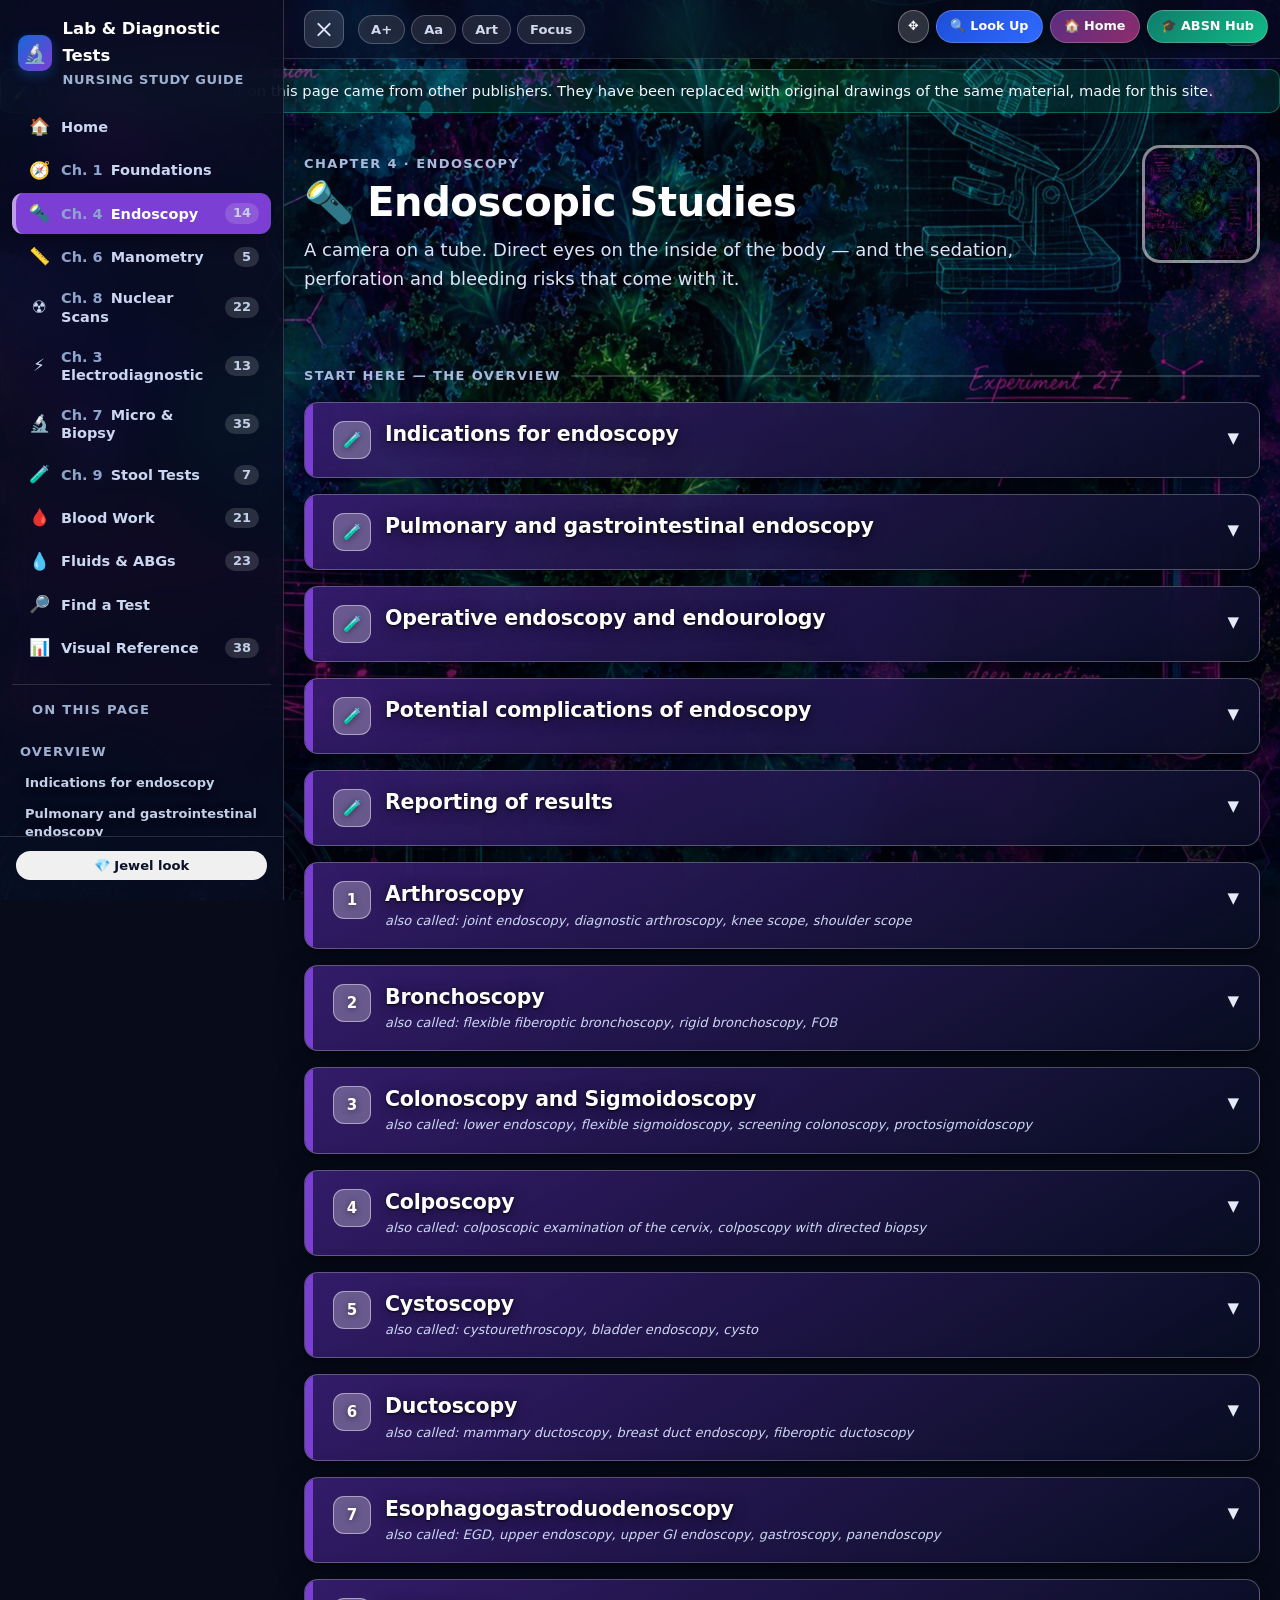
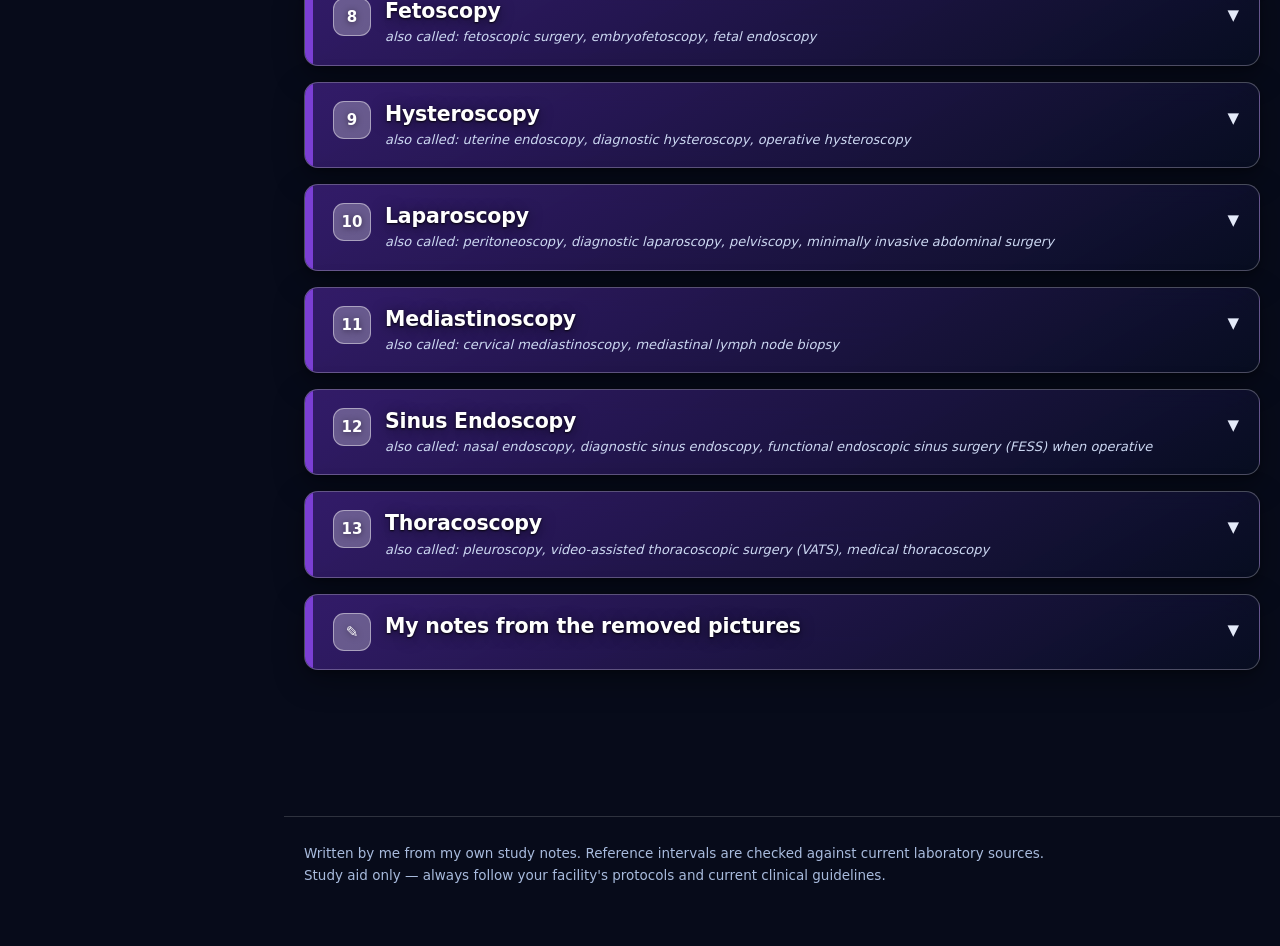
<file: pages/endoscopy.html>
<!DOCTYPE html>
<html lang="en">
<head>
<meta charset="utf-8">
<meta name="viewport" content="width=device-width, initial-scale=1">
<title>Endoscopic Studies · Lab &amp; Diagnostic Tests</title>
<meta name="description" content="A camera on a tube. Direct eyes on the inside of the body — and the sedation, perforation and bleeding risks that come with it.">
<link rel="icon" href="data:image/svg+xml,<svg xmlns='http://www.w3.org/2000/svg' viewBox='0 0 100 100'><text y='.9em' font-size='90'>🔬</text></svg>">
<link rel="stylesheet" href="../assets/css/style.css">
<style id="drawnfig-css">
/* Selectors are deliberately specific: a page rule like `.imggrid figure{overflow:hidden}`
   outranks a bare `.drawnfig` and was clipping the right-hand side of these figures off. */
figure.drawnfig,.imggrid figure.drawnfig{margin:12px 0;max-width:100%;min-width:0;
  overflow-x:auto;overflow-y:hidden;overscroll-behavior-x:contain;-webkit-overflow-scrolling:touch;
  background:none;border:0;display:block}
/* The plates are drawn on a 340px canvas and are never scaled below it - type that
   shrinks to 8px is unreadable - so a narrower column pans inside this box instead. */
figure.drawnfig>svg,.imggrid figure.drawnfig>svg{width:100%;min-width:340px;height:auto;display:block;
  border-radius:12px;border:1px solid rgba(120,90,160,.35);box-shadow:0 8px 22px rgba(0,0,0,.35);
  background:#fbf9ff;object-fit:none}
.drawn-note{margin:10px 0;padding:10px 12px;border-radius:10px;font-size:0.92rem;line-height:1.5;
  background:rgba(18,184,134,.16);border:1px solid rgba(18,184,134,.45);color:inherit}
/* A 340px track floor is wider than a 320px phone, so the grid pushed the page
   sideways. One full-width column below 720px, with a zero minimum. */
@media(max-width:720px){.imggrid{grid-template-columns:minmax(0,1fr)!important}}
</style>
<style id="snfig-css">
figure.snfig{margin:12px 0;max-width:100%;min-width:0;background:#fff;border-radius:12px;
  padding:8px;border:1px solid rgba(120,90,160,.35);box-shadow:0 8px 22px rgba(0,0,0,.35)}
figure.snfig img{display:block;width:100%;height:auto;border-radius:8px}
figure.snfig figcaption{display:flex;flex-wrap:wrap;gap:8px;align-items:center;justify-content:space-between;
  margin-top:8px;padding:8px 10px;border-radius:8px;background:rgba(157,92,255,.16);
  color:#2a1140;font-size:.9rem;line-height:1.45}
figure.snfig .snfull{display:inline-flex;align-items:center;min-height:44px;padding:6px 12px;
  border-radius:999px;background:#6d28d9;color:#fff;font-weight:800;text-decoration:none;font-size:.86rem}
</style>
<link rel="stylesheet" href="../assets/test-pictures/pictures.css"></head>
<body class="jewel nav-open">
<style id="navDragCSS">
#navBtns{touch-action:none}
#navBtns.dragging{opacity:.9;cursor:grabbing}
#navBtns.hidden-by-overlay{display:none !important}
#nbGrip{cursor:grab;background:rgba(255,255,255,.16) !important;
  border:1px solid rgba(255,255,255,.3) !important;color:#fff !important;
  border-radius:22px;padding:7px 9px !important;font:900 .9rem 'Segoe UI',system-ui,sans-serif;
  line-height:1;user-select:none;box-shadow:0 4px 14px rgba(0,0,0,.5);flex:0 0 auto}
#nbGrip:hover{background:rgba(255,255,255,.32) !important}
#navBtns.dragging #nbGrip{cursor:grabbing}
@media print{#navBtns{display:none !important}}
</style>
<style id="a11yCSS">
/* keep wide things inside the viewport so magnifying never forces sideways scrolling */
img,svg,video,canvas{max-width:100%;height:auto}
pre,code,kbd{white-space:pre-wrap;overflow-wrap:anywhere}
.a11y-tblwrap{overflow-x:auto;max-width:100%;-webkit-overflow-scrolling:touch}
@media(max-width:1024px){
  #nav a{white-space:normal}
  .bar{margin-left:0 !important;margin-right:0 !important;max-width:100% !important}
}

/* rem (not em) so these can never compound down to unreadable sizes */
small,.eyebrow,.rail-sep,.sm-txt,.tiny,.fine,.cap,.foot{font-size:.82rem}
sub,sup{font-size:.72rem}

/* keep the fixed Home/ABSN cluster from sitting on top of page titles */
@media(max-width:1024px){
  header h1, header p, h1:first-of-type{padding-right:92px}
}
@media(max-width:560px){
  header h1, header p, h1:first-of-type{padding-right:80px}
}
</style>

<style id="navbtnCSS">
#navBtns{position:fixed;top:10px;right:12px;z-index:2147483000;display:flex;gap:7px;align-items:center}
#navBtns a,#navBtns button{
  display:inline-block;font:700 .8rem 'Segoe UI',system-ui,sans-serif;
  padding:7px 13px;border-radius:22px;text-decoration:none;cursor:pointer;
  border:1px solid rgba(255,255,255,.22);box-shadow:0 4px 14px rgba(0,0,0,.5);
  color:#fff;white-space:nowrap;line-height:1.3;
}
#navBtns .nbLook{background:linear-gradient(135deg,#1d4ed8,#2f6bff)}
#navBtns .nbHome{background:linear-gradient(135deg,#5a2d82,#8e2d6b)}
#navBtns .nbAbsn{background:linear-gradient(135deg,#0f7d6b,#12b886)}
#navBtns a:hover,#navBtns button:hover{filter:brightness(1.15)}
#navBtns a,#navBtns button{backdrop-filter:blur(6px);-webkit-backdrop-filter:blur(6px)}
/* magnified viewports report a narrow CSS width - shed the labels early so the
   cluster stops sitting on top of page headings */
@media(max-width:1024px){
  #navBtns{top:6px;right:6px;gap:5px}
  #navBtns .nbLabel{display:none}
  #navBtns a,#navBtns button{padding:8px 11px;font-size:1rem;line-height:1}
}
@media(max-width:560px){
  #navBtns a,#navBtns button{padding:7px 9px;font-size:.95rem}
}
@media print{#navBtns{display:none}}

</style>
<div id="navBtns"><a class="nbLook" href="https://arnold7777777.github.io/NUR-198-Study-Guide/Look%20It%20Up.html" target="_blank" rel="noopener" title="Look up any topic across all your sites">&#128269;<span class="nbLabel"> Look Up</span></a><a class="nbHome" href="../index.html" title="Back to this course's study hub">&#127968;<span class="nbLabel"> Home</span></a><a class="nbAbsn" href="https://arnold7777777.github.io/ABSN-Study-Hub/" onclick="return nbToAbsn(event)" title="Close this page and go back toward the ABSN Study Hub">&#127891;<span class="nbLabel"> ABSN Hub</span></a></div>
<script>if(window.top!==window.self){var _nb=document.getElementById("navBtns");if(_nb)_nb.style.display="none";}</script>
<script>
(function(){
  var ABSN='https://arnold7777777.github.io/ABSN-Study-Hub/';
  window.nbToAbsn=function(ev){
    if(ev&&ev.preventDefault)ev.preventDefault();
    /* On a sub-page: try to close this tab so the study hub behind it is revealed.
       Browsers only allow close() on script-opened tabs, so fall back to navigating. */
    try{ window.close(); }catch(e){}
    setTimeout(function(){ if(!window.closed) window.location.href=ABSN; },120);
    return false;
  };
})();
</script>

<div class="progress"></div>

<aside class="railnav" id="railnav" aria-label="Site navigation">
  <div class="rail-head">
    <a class="brand" href="../index.html">
      <span class="logo">🔬</span>
      <span>Lab &amp; Diagnostic Tests<small>Nursing study guide</small></span>
    </a>
  </div>
  <nav class="rail-links"><a href="../index.html"><span class="ni">🏠</span><span>Home</span></a><a href="foundations.html" style="--c:#1668d8"><span class="ni">🧭</span><span><b>Ch. 1</b> Foundations</span></a><a href="endoscopy.html" class="active" style="--c:#7b3fd4"><span class="ni">🔦</span><span><b>Ch. 4</b> Endoscopy</span><em>14</em></a><a href="manometry.html" style="--c:#0a8f9c"><span class="ni">📏</span><span><b>Ch. 6</b> Manometry</span><em>5</em></a><a href="nuclear.html" style="--c:#b56a00"><span class="ni">☢️</span><span><b>Ch. 8</b> Nuclear Scans</span><em>22</em></a><a href="electro.html" style="--c:#d1197f"><span class="ni">⚡</span><span><b>Ch. 3</b> Electrodiagnostic</span><em>13</em></a><a href="micro.html" style="--c:#0f8a4d"><span class="ni">🔬</span><span><b>Ch. 7</b> Micro &amp; Biopsy</span><em>35</em></a><a href="stool.html" style="--c:#8a5a2b"><span class="ni">🧪</span><span><b>Ch. 9</b> Stool Tests</span><em>7</em></a><a href="bloodwork.html" style="--c:#d92c3c"><span class="ni">🩸</span><span>Blood Work</span><em>21</em></a><a href="fluids.html" style="--c:#0a8f9c"><span class="ni">💧</span><span>Fluids &amp; ABGs</span><em>23</em></a><a href="find-a-test.html" style="--c:#4b46c9"><span class="ni">🔎</span><span>Find a Test</span></a><a href="lab-values.html" style="--c:#d92c3c"><span class="ni">📊</span><span>Visual Reference</span><em>38</em></a></nav>
  <div class="rail-toc sidebar"><div class="rail-sep">On this page</div><h4>Overview</h4><ol><li><a href="#ov-indications-for-endoscopy-1">Indications for endoscopy</a></li><li><a href="#ov-pulmonary-and-gastrointestinal-endoscopy-2">Pulmonary and gastrointestinal endoscopy</a></li><li><a href="#ov-operative-endoscopy-and-endourology-3">Operative endoscopy and endourology</a></li><li><a href="#ov-potential-complications-of-endoscopy-4">Potential complications of endoscopy</a></li><li><a href="#ov-reporting-of-results-5">Reporting of results</a></li></ol><h4 style="margin-top:20px">14 tests</h4><ol><li><a href="#t-arthroscopy-1">Arthroscopy</a></li><li><a href="#t-bronchoscopy-2">Bronchoscopy</a></li><li><a href="#t-colonoscopy-and-sigmoidoscopy-3">Colonoscopy and Sigmoidoscopy</a></li><li><a href="#t-colposcopy-4">Colposcopy</a></li><li><a href="#t-cystoscopy-5">Cystoscopy</a></li><li><a href="#t-ductoscopy-6">Ductoscopy</a></li><li><a href="#t-endoscopic-retrograde-cholangiopancreatography-7">Endoscopic Retrograde Cholangiopancreatography</a></li><li><a href="#t-esophagogastroduodenoscopy-8">Esophagogastroduodenoscopy</a></li><li><a href="#t-fetoscopy-9">Fetoscopy</a></li><li><a href="#t-hysteroscopy-10">Hysteroscopy</a></li><li><a href="#t-laparoscopy-11">Laparoscopy</a></li><li><a href="#t-mediastinoscopy-12">Mediastinoscopy</a></li><li><a href="#t-sinus-endoscopy-13">Sinus Endoscopy</a></li><li><a href="#t-thoracoscopy-14">Thoracoscopy</a></li></ol></div>
  <div class="rail-foot">
    <button class="tool-btn wide" data-toggle="jewel" title="Switch between the jewel-glass look and a plain high-contrast one">💎 Jewel look</button>
  </div>
</aside>
<div class="rail-scrim" id="railScrim" hidden></div>

<header class="topbar">
  <div class="topbar-inner">
    <button class="navtoggle" id="navToggle" aria-label="Show or hide the menu" aria-expanded="true">
      <span></span><span></span><span></span>
    </button>
    <a class="brand brand-top" href="../index.html">
      <span class="logo">🔬</span>
      <span>Lab &amp; Diagnostic Tests<small>Nursing study guide</small></span>
    </a>
    <div class="tools">
      <button class="tool-btn" data-toggle="big-text" title="Larger text">A+</button>
      <button class="tool-btn" data-toggle="dyslexic" title="Easier-to-read font">Aa</button>
      <button class="tool-btn" data-toggle="art-bold" title="Show the background art more strongly">Art</button>
      <button class="tool-btn" data-toggle="focus" title="Dim everything except the card you opened">Focus</button>
    </div>
  </div>
</header><div class="drawn-note">🖌️ The pictures that used to sit on this page came from other publishers. They have been replaced with original drawings of the same material, made for this site.</div>

<div class="page-shell">

<div class="wrap">
  <div class="page-head">
    <div class="eyebrow">Chapter 4 · Endoscopy</div>
    <h1>🔦 Endoscopic Studies</h1>
    <p class="lede">A camera on a tube. Direct eyes on the inside of the body — and the sedation, perforation and bleeding risks that come with it.</p>
    <div class="head-art" aria-hidden="true"></div>
  </div>
</div>
<div class="wrap">
  <div class="layout">
    <main>
      <div class="section-label">Start here — the overview</div>
      
      <article class="test-card" id="ov-indications-for-endoscopy-1" data-search="indications for endoscopy" style="--c:#7b3fd4;--cbg:#f2eafd"><button class="test-head" aria-expanded="false"><span class="test-num">&#129514;</span><span class="test-title"><h3>Indications for endoscopy</h3></span><span class="chev">&#9660;</span></button><div class="test-body"><div class="sec open" style="--sc:#7b3fd4;--sbg:#f2eafd"><div class="sec-body" style="border-top:0"><p>Endoscopy exists because there are questions imaging cannot answer. A CT scan can show that something is there, but only an endoscope lets a clinician look directly at the mucosa, judge its color, texture and vascular pattern, and take tissue for a pathologist — and tissue is what turns a suspicion into a diagnosis. So endoscopy is indicated when a symptom points to a hollow organ or body cavity and the diagnosis depends on seeing or sampling it: bleeding of unknown source, dysphagia, unexplained pain, an abnormal screening result, a mass that must be characterized, or a cancer that must be staged. A second, equally large category of indications is therapeutic — the same scope that finds a bleeding ulcer can inject and clip it, and the same one that finds a polyp can remove it in the same visit. Finally, endoscopy is indicated for surveillance, following known disease such as Barrett esophagus, inflammatory bowel disease or treated bladder cancer over time, where the point is not a new diagnosis but catching change early.</p></div></div></div></article><article class="test-card" id="ov-pulmonary-and-gastrointestinal-endoscopy-2" data-search="pulmonary and gastrointestinal endoscopy" style="--c:#7b3fd4;--cbg:#f2eafd"><button class="test-head" aria-expanded="false"><span class="test-num">&#129514;</span><span class="test-title"><h3>Pulmonary and gastrointestinal endoscopy</h3></span><span class="chev">&#9660;</span></button><div class="test-body"><div class="sec open" style="--sc:#7b3fd4;--sbg:#f2eafd"><div class="sec-body" style="border-top:0"><p>The airway and the gut are the two natural passageways clinicians enter most often, and although the anatomy differs, the nursing care rhymes. Both bronchoscopy and upper endoscopy pass a scope through the pharynx, which means both require topical anesthesia that abolishes the gag reflex, both require the patient to be NPO beforehand, and both make the single most important post-procedure rule the same: nothing by mouth until the gag and swallow reflexes return. Lower endoscopy substitutes a bowel preparation for the NPO throat rules, and the quality of that prep determines the quality of the exam — a colon full of stool hides the polyps the test was ordered to find. Across all of them the nurse's intra-procedure job is moderate sedation monitoring: level of consciousness, respiratory rate and effort, oxygen saturation, cardiac rhythm and blood pressure, with suction, oxygen, airway equipment and reversal agents within arm's reach. And across all of them, the two complications to think about first afterward are perforation and bleeding.</p></div></div></div></article><article class="test-card" id="ov-operative-endoscopy-and-endourology-3" data-search="operative endoscopy and endourology" style="--c:#7b3fd4;--cbg:#f2eafd"><button class="test-head" aria-expanded="false"><span class="test-num">&#129514;</span><span class="test-title"><h3>Operative endoscopy and endourology</h3></span><span class="chev">&#9660;</span></button><div class="test-body"><div class="sec open" style="--sc:#7b3fd4;--sbg:#f2eafd"><div class="sec-body" style="border-top:0"><p>Endoscopy stopped being purely diagnostic decades ago; most scopes now carry working channels, and the patient who goes in for a look often comes out having had a procedure. Operative endoscopy includes laparoscopic cholecystectomy and appendectomy, video-assisted thoracic surgery, hysteroscopic resection of fibroids, arthroscopic meniscal repair, and endoscopic sinus surgery — real surgery, performed through incisions small enough that patients underestimate what was done to them. Endourology is the urinary version: cystoscopy with tumor resection, ureteroscopy with laser stone fragmentation, stent placement and retrieval, and transurethral resection of the prostate, all done through the natural urinary passage without an incision. The nursing implication is that a small incision does not mean small risk — the patient still had anesthesia, still had an organ manipulated, and still needs the full post-surgical assessment for bleeding, perforation, infection and organ-specific injury. Teach patients this explicitly, because feeling well the same evening tempts them to ignore the warning signs you gave them.</p></div></div></div></article><article class="test-card" id="ov-potential-complications-of-endoscopy-4" data-search="potential complications of endoscopy" style="--c:#7b3fd4;--cbg:#f2eafd"><button class="test-head" aria-expanded="false"><span class="test-num">&#129514;</span><span class="test-title"><h3>Potential complications of endoscopy</h3></span><span class="chev">&#9660;</span></button><div class="test-body"><div class="sec open" style="--sc:#7b3fd4;--sbg:#f2eafd"><div class="sec-body" style="border-top:0"><p>Every endoscopic complication falls into a small number of patterns, and knowing the patterns is more useful than memorizing lists. First is perforation — the scope or an instrument makes a hole in a hollow organ, and the patient presents with severe, persistent, escalating pain, fever, tachycardia, and a rigid or distended abdomen or subcutaneous crepitus if it is the esophagus. Second is bleeding, most often after biopsy, polypectomy or resection, showing up as frank blood, hematemesis, melena, hematuria, falling hemoglobin, tachycardia and hypotension. Third is infection, from transient bacteremia to urosepsis, mediastinitis, septic arthritis, empyema or peritonitis — fever with chills after any endoscopy deserves attention, not reassurance. Fourth is the sedation and anesthesia group: respiratory depression, hypoxemia, aspiration, arrhythmias and hypotension. Finally there are procedure-specific hazards that do not generalize — pneumothorax after transbronchial biopsy, fluid overload with hyponatremia during hysteroscopy, gas embolism from insufflation, orbital or skull base injury in sinus surgery — and these are the ones a nurse must learn per procedure. Delayed presentation is the theme that ties them together: many of these appear hours to days after the patient goes home, so discharge teaching about warning signs is not a formality, it is the safety net.</p></div></div></div></article><article class="test-card" id="ov-reporting-of-results-5" data-search="reporting of results" style="--c:#7b3fd4;--cbg:#f2eafd"><button class="test-head" aria-expanded="false"><span class="test-num">&#129514;</span><span class="test-title"><h3>Reporting of results</h3></span><span class="chev">&#9660;</span></button><div class="test-body"><div class="sec open" style="--sc:#7b3fd4;--sbg:#f2eafd"><div class="sec-body" style="border-top:0"><p>An endoscopy generates two separate results at two different times, and patients need to understand both. The first is the visual report, written by the endoscopist immediately after the procedure — what was seen, what was done, what was removed or biopsied, and any immediate complication. The second is the pathology report on any tissue taken, which typically takes several days and is the result that actually establishes or excludes a diagnosis. Because the patient is usually still sedated when the endoscopist explains the visual findings, the information often does not stick, so written discharge instructions and results, plus a scheduled follow-up contact, are essential rather than optional. The nurse's role in reporting is to document the procedure, specimens and their exact sites, sedation and recovery, and to make certain that a critical or urgent finding reaches the ordering provider promptly and that the patient knows when, how and from whom she will receive the pathology result. A result that is never communicated is functionally a test that was never done.</p></div></div></div></article><article class="test-card" id="t-arthroscopy-1" data-search="arthroscopy joint endoscopy diagnostic arthroscopy knee scope shoulder scope picture image example " style="--c:#7b3fd4;--cbg:#f2eafd"><button class="test-head" aria-expanded="false"><span class="test-num">1</span><span class="test-title"><h3>Arthroscopy</h3><span class="aka">also called: joint endoscopy, diagnostic arthroscopy, knee scope, shoulder scope</span></span><span class="chev">&#9660;</span></button><div class="test-body"><section class="test-examples" aria-label="What this test looks like"><h4>What this test looks like</h4><figure class="test-picture"><a href="../assets/test-pictures/t-arthroscopy-1.webp" target="_blank" rel="noopener"><img src="../assets/test-pictures/t-arthroscopy-1.webp" alt="The camera is looking into a joint. The meniscus lies between the femur above and tibia below. This example shows damaged tibial cartilage." width="640" height="480" loading="lazy"></a><figcaption><strong>Inside the knee</strong><p>The camera is looking into a joint. The meniscus lies between the femur above and tibia below. This example shows damaged tibial cartilage.</p><a href="../assets/test-pictures/t-arthroscopy-1.webp" target="_blank" rel="noopener">Open full size</a> · <a href="https://commons.wikimedia.org/wiki/File:Lateral_meniscus_damaged_tibial_cartilage.jpg" target="_blank" rel="noopener">Arthroscopist</a> · <a href="https://creativecommons.org/licenses/by-sa/4.0" target="_blank" rel="noopener">CC BY-SA 4.0</a></figcaption></figure></section><div class="glance"><div class="glance-item g-normal"><b>&#9989; Normal</b>Smooth, glistening white articular cartilage; intact menisci, ligaments and tendons; a thin, pale, non-inflamed synovial lining; clear joint fluid; no loose bodies, no fraying, no erosions.</div><div class="glance-item g-why"><b>&#127919; Why it's ordered</b>Ordered when joint pain, locking, giving way, swelling or instability is not explained by exam and imaging. It answers questions like: is the meniscus torn, is the cruciate ligament ruptured, is there a cartilage defect, is there a loose body, is the synovium inflamed or infected. It is also therapeutic — the same setting allows meniscal repair or trimming, ligament reconstruction, debridement, synovial biopsy and washout of a septic joint.</div></div><div class="sec" style="--sc:#0f8a4d;--sbg:#e5f7ec"><button class="sec-head" aria-expanded="false"><span class="sico">&#9989;</span>Normal Findings<span class="mini-chev">&#9660;</span></button><div class="sec-body"><p>Smooth, glistening white articular cartilage; intact menisci, ligaments and tendons; a thin, pale, non-inflamed synovial lining; clear joint fluid; no loose bodies, no fraying, no erosions.</p></div></div><div class="sec" style="--sc:#1668d8;--sbg:#e8f1fe"><button class="sec-head" aria-expanded="false"><span class="sico">&#127919;</span>Why It's Ordered<span class="mini-chev">&#9660;</span></button><div class="sec-body"><p>Ordered when joint pain, locking, giving way, swelling or instability is not explained by exam and imaging. It answers questions like: is the meniscus torn, is the cruciate ligament ruptured, is there a cartilage defect, is there a loose body, is the synovium inflamed or infected. It is also therapeutic — the same setting allows meniscal repair or trimming, ligament reconstruction, debridement, synovial biopsy and washout of a septic joint.</p></div></div><div class="sec" style="--sc:#4b46c9;--sbg:#eceafd"><button class="sec-head" aria-expanded="false"><span class="sico">&#128214;</span>How It Works<span class="mini-chev">&#9660;</span></button><div class="sec-body"><p>A rigid fiberoptic scope about the diameter of a pencil is inserted through a small stab incision into the joint space. The joint is distended with sterile irrigating fluid (or occasionally gas) so the surfaces separate and can be seen, and the surgeon inspects the interior on a video monitor. One or two extra portals let instruments in for probing, cutting or repair.</p></div></div><div class="sec" style="--sc:#d92c3c;--sbg:#fdeaec"><button class="sec-head" aria-expanded="false"><span class="sico">&#9940;</span>Do NOT Do This If&hellip;<span class="mini-chev">&#9660;</span></button><div class="sec-body"><p>Cellulitis, an open wound or any skin infection over the planned portal site, because the scope would carry organisms into the joint. Ankylosis or a joint too fibrosed to distend makes the study technically impossible. Known bacteremia and uncorrected coagulopathy are relative contraindications.</p></div></div><div class="sec" style="--sc:#c9490b;--sbg:#fdeee4"><button class="sec-head" aria-expanded="false"><span class="sico">&#9888;&#65039;</span>What Can Go Wrong<span class="mini-chev">&#9660;</span></button><div class="sec-body"><p>Septic arthritis is the feared complication — a joint infection destroys cartilage fast. Also hemarthrosis, thrombophlebitis and DVT (especially knee and hip), neurovascular injury from portal placement or tourniquet, compartment syndrome from extravasated irrigation fluid into the calf or forearm, synovial fistula, joint stiffness, instrument breakage inside the joint, and the usual anesthesia risks. Escalating pain with a tense, swollen, pale, pulseless or paresthetic limb after the procedure is a surgical emergency.</p></div></div><div class="sec" style="--sc:#b56a00;--sbg:#fff3dc"><button class="sec-head" aria-expanded="false"><span class="sico">&#128256;</span>What Skews the Result<span class="mini-chev">&#9660;</span></button><div class="sec-body"><p>Dense intra-articular adhesions, active bleeding into the joint, or severe effusion can obscure the view. A joint that will not distend limits inspection, and small marginal lesions may still be missed.</p></div></div><div class="sec" style="--sc:#1668d8;--sbg:#e8f1fe"><button class="sec-head" aria-expanded="false"><span class="sico">&#128309;</span>Before<span class="mini-chev">&#9660;</span></button><div class="sec-body"><p>Verify the signed surgical consent and that the correct joint and side are marked — wrong-site surgery is a real risk in orthopedics, so participate in the site marking and time-out. NPO after midnight or per anesthesia (commonly about 8 hours for solids, 2 hours for clear liquids) for general or spinal anesthesia. Screen for allergies including latex and local anesthetics, review anticoagulants and antiplatelets with the surgeon for holding instructions, and check CBC and coagulation studies. Remove jewelry from the limb, teach crutch use and the postoperative exercises in advance, and shave or clip only if ordered. Baseline neurovascular assessment of the limb — pulses, color, temperature, sensation, movement — gives you something to compare against later.</p></div></div><div class="sec" style="--sc:#b56a00;--sbg:#fff3dc"><button class="sec-head" aria-expanded="false"><span class="sico">&#128992;</span>During<span class="mini-chev">&#9660;</span></button><div class="sec-body"><p>The patient is positioned to open the target joint — supine with the knee flexed over the table edge or in a leg holder for knee scopes, beach-chair or lateral decubitus for shoulder scopes. A tourniquet may be applied to the extremity. Anesthesia may be general, spinal or local with sedation; if the patient is awake, the nurse coaches and reassures, since the pressure and irrigation are strange sensations. The circulating nurse maintains strict sterile technique, tracks irrigation fluid in and out, monitors tourniquet time, and documents specimens sent for culture or pathology.</p></div></div><div class="sec" style="--sc:#0f8a4d;--sbg:#e5f7ec"><button class="sec-head" aria-expanded="false"><span class="sico">&#128994;</span>After<span class="mini-chev">&#9660;</span></button><div class="sec-body"><p>Assess neurovascular status of the extremity distal to the joint every 15 minutes initially, then per protocol — pulse, capillary refill, color, warmth, sensation and motion. Keep the limb elevated and apply ice as ordered to limit swelling. Monitor the dressing for bleeding and drainage, and monitor vital signs and temperature. Report immediately: fever with a hot, red, exquisitely painful, swollen joint (septic arthritis), calf pain and swelling (DVT), pain out of proportion to the procedure with tightness, numbness or a tense compartment (compartment syndrome), or loss of a distal pulse. Teach the patient to avoid weight bearing beyond what the surgeon ordered, to keep the dressing clean and dry, and to call for fever, chills, worsening pain or spreading redness.</p></div></div><div class="sec" style="--sc:#7b3fd4;--sbg:#f2eafd"><button class="sec-head" aria-expanded="false"><span class="sico">&#128202;</span>What the Results Mean<span class="mini-chev">&#9660;</span></button><div class="sec-body"><p>Findings identify meniscal tears, cruciate and collateral ligament injury, rotator cuff and labral tears, chondromalacia and degenerative cartilage loss, osteoarthritis, loose bodies, osteochondritis dissecans, synovitis from rheumatoid or crystal disease, and infection when synovium and fluid are cultured.</p></div></div><div class="sec" style="--sc:#d1197f;--sbg:#fdeaf4"><button class="sec-head" aria-expanded="false"><span class="sico">&#11088;</span>Clinical Priorities<span class="mini-chev">&#9660;</span></button><div class="sec-body"><p>Never dismiss escalating pain after arthroscopy — pain out of proportion, or a hot swollen febrile joint, means compartment syndrome or septic arthritis until proven otherwise, and both are time-critical.</p></div></div></div></article><article class="test-card" id="t-bronchoscopy-2" data-search="bronchoscopy flexible fiberoptic bronchoscopy rigid bronchoscopy fob picture image example " style="--c:#7b3fd4;--cbg:#f2eafd"><button class="test-head" aria-expanded="false"><span class="test-num">2</span><span class="test-title"><h3>Bronchoscopy</h3><span class="aka">also called: flexible fiberoptic bronchoscopy, rigid bronchoscopy, FOB</span></span><span class="chev">&#9660;</span></button><div class="test-body"><section class="test-examples" aria-label="What this test looks like"><h4>What this test looks like</h4><figure class="test-picture"><a href="../assets/test-pictures/t-bronchoscopy-2.webp" target="_blank" rel="noopener"><img src="../assets/test-pictures/t-bronchoscopy-2.webp" alt="Use the illustration to follow the route from the mouth or nose into the trachea and bronchi." width="808" height="1280" loading="lazy"></a><figcaption><strong>Bronchoscopy</strong><p>Use the illustration to follow the route from the mouth or nose into the trachea and bronchi.</p><a href="../assets/test-pictures/t-bronchoscopy-2.webp" target="_blank" rel="noopener">Open full size</a> · <a href="https://commons.wikimedia.org/wiki/File:Bronchoscopy.png" target="_blank" rel="noopener">Fulkzb</a> · <a href="https://creativecommons.org/licenses/by-sa/4.0" target="_blank" rel="noopener">CC BY-SA 4.0</a></figcaption></figure></section><div class="glance"><div class="glance-item g-normal"><b>&#9989; Normal</b>Pink, smooth tracheal and bronchial mucosa with visible cartilaginous rings, a sharp midline carina, patent airways without masses, and only a small amount of thin clear secretions. Cytology and cultures are negative for malignant cells and pathogens.</div><div class="glance-item g-why"><b>&#127919; Why it's ordered</b>Ordered to see and sample the airways. It answers whether a lesion on chest imaging is cancer, what organism is causing a pneumonia that will not clear (especially in the immunocompromised), why the patient keeps hemoptysing, whether there is an aspirated foreign body, why an airway is obstructed or a lobe collapsed, and how far a tumor extends for staging. Therapeutically it is used to suction thick mucus plugs, remove foreign bodies, control bleeding, place stents, laser or debulk obstructing tumor, and perform difficult intubation.</div></div><div class="sec" style="--sc:#0f8a4d;--sbg:#e5f7ec"><button class="sec-head" aria-expanded="false"><span class="sico">&#9989;</span>Normal Findings<span class="mini-chev">&#9660;</span></button><div class="sec-body"><p>Pink, smooth tracheal and bronchial mucosa with visible cartilaginous rings, a sharp midline carina, patent airways without masses, and only a small amount of thin clear secretions. Cytology and cultures are negative for malignant cells and pathogens.</p></div></div><div class="sec" style="--sc:#1668d8;--sbg:#e8f1fe"><button class="sec-head" aria-expanded="false"><span class="sico">&#127919;</span>Why It's Ordered<span class="mini-chev">&#9660;</span></button><div class="sec-body"><p>Ordered to see and sample the airways. It answers whether a lesion on chest imaging is cancer, what organism is causing a pneumonia that will not clear (especially in the immunocompromised), why the patient keeps hemoptysing, whether there is an aspirated foreign body, why an airway is obstructed or a lobe collapsed, and how far a tumor extends for staging. Therapeutically it is used to suction thick mucus plugs, remove foreign bodies, control bleeding, place stents, laser or debulk obstructing tumor, and perform difficult intubation.</p></div></div><div class="sec" style="--sc:#4b46c9;--sbg:#eceafd"><button class="sec-head" aria-expanded="false"><span class="sico">&#128214;</span>How It Works<span class="mini-chev">&#9660;</span></button><div class="sec-body"><p>A thin flexible scope with a light and camera is passed through the mouth or nose (or through an existing endotracheal or tracheostomy tube) past the vocal cords into the trachea and down the bronchial tree. Channels in the scope allow suction, saline instillation, brushes, needles and tiny biopsy forceps. Washings, brushings, bronchoalveolar lavage and transbronchial biopsies are collected as the airways are inspected; a rigid scope under general anesthesia is used instead when massive bleeding, a large foreign body or major airway work is expected.</p></div></div><div class="sec" style="--sc:#d92c3c;--sbg:#fdeaec"><button class="sec-head" aria-expanded="false"><span class="sico">&#9940;</span>Do NOT Do This If&hellip;<span class="mini-chev">&#9660;</span></button><div class="sec-body"><p>Severe refractory hypoxemia, unstable hemodynamics or life-threatening arrhythmias, and uncorrected bleeding disorders or severe thrombocytopenia — particularly if biopsy is planned. Severe uncontrolled asthma, recent myocardial infarction, unstable angina, and an uncooperative patient who cannot be safely sedated are relative contraindications. Elevated intracranial pressure and severe uremia raise the risk.</p></div></div><div class="sec" style="--sc:#c9490b;--sbg:#fdeee4"><button class="sec-head" aria-expanded="false"><span class="sico">&#9888;&#65039;</span>What Can Go Wrong<span class="mini-chev">&#9660;</span></button><div class="sec-body"><p>Hypoxemia, laryngospasm and bronchospasm, arrhythmias, hypotension from sedation, aspiration while the gag is suppressed, fever and post-procedure pneumonia, bleeding from biopsy sites, and airway trauma or perforation. Pneumothorax is a specific risk after transbronchial biopsy — sudden dyspnea, chest pain, absent breath sounds on one side and tracheal deviation are the emergency picture. Hemorrhage after biopsy can be brisk. Airway edema after the scope is withdrawn can produce stridor and obstruction, which is an emergency.</p></div></div><div class="sec" style="--sc:#b56a00;--sbg:#fff3dc"><button class="sec-head" aria-expanded="false"><span class="sico">&#128256;</span>What Skews the Result<span class="mini-chev">&#9660;</span></button><div class="sec-body"><p>Copious secretions or active bleeding obscure the view. Sampling error means a negative biopsy does not rule out cancer, and prior antibiotics reduce the yield of cultures. Peripheral lesions beyond the reach of the scope may be inaccessible without guidance techniques.</p></div></div><div class="sec" style="--sc:#1668d8;--sbg:#e8f1fe"><button class="sec-head" aria-expanded="false"><span class="sico">&#128309;</span>Before<span class="mini-chev">&#9660;</span></button><div class="sec-body"><p>Confirm informed consent is signed before sedation is given. NPO for about 6 to 8 hours (commonly NPO after midnight) to reduce aspiration risk. Check allergies to lidocaine and other local anesthetics, sedatives and latex; review anticoagulants, antiplatelets and aspirin with the provider for hold instructions, and check CBC, platelets and coagulation studies. Obtain baseline vital signs, oxygen saturation and a respiratory assessment; document baseline breath sounds. Remove dentures, bridges and partial plates. Establish IV access, give ordered premedication such as atropine to dry secretions and a benzodiazepine or opioid for sedation, and explain that a local anesthetic spray will make the throat feel thick and swallowing feel odd — but that the airway is not blocked. Warn that the patient will not be able to speak while the scope is in place, and agree on a hand signal.</p></div></div><div class="sec" style="--sc:#b56a00;--sbg:#fff3dc"><button class="sec-head" aria-expanded="false"><span class="sico">&#128992;</span>During<span class="mini-chev">&#9660;</span></button><div class="sec-body"><p>The patient is usually semi-Fowler or supine with the neck slightly extended. Topical anesthetic is sprayed or gargled and more is instilled through the scope. Moderate sedation is titrated while the nurse continuously monitors level of consciousness, oxygen saturation, cardiac rhythm, respiratory effort and blood pressure, and keeps oxygen, suction, emergency airway equipment and reversal agents at the bedside. The nurse reassures the patient, coaches slow breathing through the nose, labels and routes specimens, and watches for desaturation, stridor and arrhythmia.</p></div></div><div class="sec" style="--sc:#0f8a4d;--sbg:#e5f7ec"><button class="sec-head" aria-expanded="false"><span class="sico">&#128994;</span>After<span class="mini-chev">&#9660;</span></button><div class="sec-body"><p>Keep the patient NPO — no food, no fluids, not even ice chips — until the gag and swallow reflexes return, typically about 1 to 2 hours; test with a teaspoon of water only after the gag reflex is confirmed present. Position semi-Fowler with the head elevated, or side-lying if not fully alert, to protect the airway. Monitor vital signs and oxygen saturation frequently per protocol, and assess for the emergencies: stridor, hoarseness worsening into respiratory distress, dyspnea, or wheezing (laryngospasm, bronchospasm or airway edema); sudden pleuritic chest pain with dyspnea and diminished unilateral breath sounds (pneumothorax — get a chest x-ray and notify the provider immediately); and more than blood-streaked sputum, which suggests hemorrhage. Reassure that a sore throat, hoarseness and small amounts of blood-tinged sputum for a day are expected. Low-grade fever within the first 24 hours is common, but a persistent or rising fever with productive cough suggests pneumonia. Do not let a sedated patient go home or drive unaccompanied.</p></div></div><div class="sec" style="--sc:#7b3fd4;--sbg:#f2eafd"><button class="sec-head" aria-expanded="false"><span class="sico">&#128202;</span>What the Results Mean<span class="mini-chev">&#9660;</span></button><div class="sec-body"><p>Abnormal findings include bronchogenic carcinoma and metastatic tumor, inflammatory or infectious processes such as tuberculosis, fungal infection and Pneumocystis pneumonia, sarcoidosis and interstitial lung disease, bronchiectasis, strictures, foreign bodies, sources of hemoptysis, and airway compression from mediastinal disease.</p></div></div><div class="sec" style="--sc:#d1197f;--sbg:#fdeaf4"><button class="sec-head" aria-expanded="false"><span class="sico">&#11088;</span>Clinical Priorities<span class="mini-chev">&#9660;</span></button><div class="sec-body"><p>Nothing by mouth until the gag reflex returns — and treat new stridor, unilateral absent breath sounds, or frank bleeding after bronchoscopy as an airway or hemorrhagic emergency, not as expected soreness.</p></div></div></div></article><article class="test-card" id="t-colonoscopy-and-sigmoidoscopy-3" data-search="colonoscopy and sigmoidoscopy lower endoscopy flexible sigmoidoscopy screening colonoscopy proctosigmoidoscopy picture image example " style="--c:#7b3fd4;--cbg:#f2eafd"><button class="test-head" aria-expanded="false"><span class="test-num">3</span><span class="test-title"><h3>Colonoscopy and Sigmoidoscopy</h3><span class="aka">also called: lower endoscopy, flexible sigmoidoscopy, screening colonoscopy, proctosigmoidoscopy</span></span><span class="chev">&#9660;</span></button><div class="test-body"><section class="test-examples" aria-label="What this test looks like"><h4>What this test looks like</h4><figure class="test-picture"><a href="../assets/test-pictures/t-colonoscopy-and-sigmoidoscopy-3.webp" target="_blank" rel="noopener"><img src="../assets/test-pictures/t-colonoscopy-and-sigmoidoscopy-3.webp" alt="The team watches a monitor for the camera view from the tip of the flexible scope." width="1280" height="914" loading="lazy"></a><figcaption><strong>During a colonoscopy</strong><p>The team watches a monitor for the camera view from the tip of the flexible scope.</p><a href="../assets/test-pictures/t-colonoscopy-and-sigmoidoscopy-3.webp" target="_blank" rel="noopener">Open full size</a> · <a href="https://commons.wikimedia.org/wiki/File:US_Navy_110405-N-KA543-028_Hospitalman_Urian_D._Thompson,_left,_Lt._Cmdr._Eric_A._Lavery_and_Registered_Nurse_Steven_Cherry_review_the_monitor_whil.jpg" target="_blank" rel="noopener">U.S. Navy photo by Mass Communication Specialist 2nd Class Chad A. Bascom</a> · Public domain</figcaption></figure></section><div class="glance"><div class="glance-item g-normal"><b>&#9989; Normal</b>Smooth, pink, moist mucosa with a normal vascular pattern and normal haustral folds throughout the segment examined; no polyps, masses, ulcers, diverticular inflammation, strictures or active bleeding. Biopsies show no dysplasia or malignancy.</div><div class="glance-item g-why"><b>&#127919; Why it's ordered</b>Colonoscopy is the definitive study for the colon: colorectal cancer screening and surveillance, evaluation of a positive stool blood or stool DNA test, iron deficiency anemia, rectal bleeding, unexplained change in bowel habits, chronic diarrhea, and diagnosis plus surveillance of inflammatory bowel disease. It is therapeutic as well — polypectomy, control of bleeding, dilation of strictures, decompression of volvulus, stent placement. Flexible sigmoidoscopy examines only the rectum, sigmoid and descending colon to about 60 cm; it is faster, needs lighter prep and often no sedation, but it cannot exclude disease in the proximal colon, so a lesion found on sigmoidoscopy usually earns a full colonoscopy.</div></div><div class="sec" style="--sc:#0f8a4d;--sbg:#e5f7ec"><button class="sec-head" aria-expanded="false"><span class="sico">&#9989;</span>Normal Findings<span class="mini-chev">&#9660;</span></button><div class="sec-body"><p>Smooth, pink, moist mucosa with a normal vascular pattern and normal haustral folds throughout the segment examined; no polyps, masses, ulcers, diverticular inflammation, strictures or active bleeding. Biopsies show no dysplasia or malignancy.</p></div></div><div class="sec" style="--sc:#1668d8;--sbg:#e8f1fe"><button class="sec-head" aria-expanded="false"><span class="sico">&#127919;</span>Why It's Ordered<span class="mini-chev">&#9660;</span></button><div class="sec-body"><p>Colonoscopy is the definitive study for the colon: colorectal cancer screening and surveillance, evaluation of a positive stool blood or stool DNA test, iron deficiency anemia, rectal bleeding, unexplained change in bowel habits, chronic diarrhea, and diagnosis plus surveillance of inflammatory bowel disease. It is therapeutic as well — polypectomy, control of bleeding, dilation of strictures, decompression of volvulus, stent placement. Flexible sigmoidoscopy examines only the rectum, sigmoid and descending colon to about 60 cm; it is faster, needs lighter prep and often no sedation, but it cannot exclude disease in the proximal colon, so a lesion found on sigmoidoscopy usually earns a full colonoscopy.</p></div></div><div class="sec" style="--sc:#4b46c9;--sbg:#eceafd"><button class="sec-head" aria-expanded="false"><span class="sico">&#128214;</span>How It Works<span class="mini-chev">&#9660;</span></button><div class="sec-body"><p>A long flexible video scope is advanced through the anus and around the colon, in colonoscopy as far as the cecum and terminal ileum. Air or carbon dioxide is insufflated to open the lumen so the mucosa can be seen, which is why the patient feels bloating and cramping. Working channels allow suction, biopsy forceps, snares for polyp removal, and cautery.</p></div></div><div class="sec" style="--sc:#d92c3c;--sbg:#fdeaec"><button class="sec-head" aria-expanded="false"><span class="sico">&#9940;</span>Do NOT Do This If&hellip;<span class="mini-chev">&#9660;</span></button><div class="sec-body"><p>Suspected or known perforation, fulminant colitis or toxic megacolon, and acute severe diverticulitis — the insufflation and scope can perforate an inflamed or already compromised colon. Also avoid in hemodynamically unstable patients, in peritonitis, and in the recently repaired bowel until cleared by surgery. Uncorrected coagulopathy, severe thrombocytopenia and an incomplete or unsafe bowel prep are relative contraindications. In pregnancy the procedure is deferred unless clearly necessary.</p></div></div><div class="sec" style="--sc:#c9490b;--sbg:#fdeee4"><button class="sec-head" aria-expanded="false"><span class="sico">&#9888;&#65039;</span>What Can Go Wrong<span class="mini-chev">&#9660;</span></button><div class="sec-body"><p>Perforation and hemorrhage are the two serious complications, and both may present hours to days after the patient goes home — bleeding is most common after polypectomy. Vasovagal reactions with bradycardia and hypotension, oversedation with respiratory depression, aspiration, arrhythmias, transient bacteremia, post-polypectomy electrocoagulation syndrome, and bowel prep complications including dehydration and electrolyte disturbance (especially in older adults and patients with renal or cardiac disease) also occur. Severe abdominal pain, distention, rigidity, fever, tachycardia and hypotension after the procedure mean perforation until proven otherwise and require immediate provider notification.</p></div></div><div class="sec" style="--sc:#b56a00;--sbg:#fff3dc"><button class="sec-head" aria-expanded="false"><span class="sico">&#128256;</span>What Skews the Result<span class="mini-chev">&#9660;</span></button><div class="sec-body"><p>An inadequate bowel prep is the single biggest limitation — retained stool hides polyps and can force a repeat. Barium retained from a recent contrast study, active heavy bleeding, severe diverticular disease, a redundant or fixed colon, and prior pelvic surgery with adhesions can all prevent a complete examination to the cecum. Flat and right-sided lesions are more easily missed.</p></div></div><div class="sec" style="--sc:#1668d8;--sbg:#e8f1fe"><button class="sec-head" aria-expanded="false"><span class="sico">&#128309;</span>Before<span class="mini-chev">&#9660;</span></button><div class="sec-body"><p>Verify signed consent before sedation. Reinforce the bowel prep — usually a clear liquid diet the day before with an oral lavage or osmotic prep solution, often split-dosed with part taken the morning of the procedure; teach the patient to avoid red, purple and orange liquids that mimic blood, and to keep drinking clear fluids to stay hydrated. NPO for solids about 8 hours and clear liquids typically stopped 2 to 4 hours before, per facility policy. Review anticoagulants, antiplatelets, insulin and diabetes medications with the provider — holds are individualized against thrombotic risk. Check allergies, obtain IV access and baseline vitals, and ask about implanted devices and prior abdominal surgery. For flexible sigmoidoscopy the prep is lighter, often one or two enemas the morning of the test, and sedation is often not required.</p></div></div><div class="sec" style="--sc:#b56a00;--sbg:#fff3dc"><button class="sec-head" aria-expanded="false"><span class="sico">&#128992;</span>During<span class="mini-chev">&#9660;</span></button><div class="sec-body"><p>The patient is placed in the left lateral (Sims) position with knees drawn toward the chest, and may be repositioned or have abdominal pressure applied to help the scope advance. Moderate sedation or monitored anesthesia is titrated; the nurse monitors level of consciousness, respiratory rate, oxygen saturation, cardiac rhythm and blood pressure continuously and keeps suction, oxygen and reversal agents available. The nurse also drapes for privacy, coaches breathing through the cramping, and labels biopsy and polyp specimens accurately by site.</p></div></div><div class="sec" style="--sc:#0f8a4d;--sbg:#e5f7ec"><button class="sec-head" aria-expanded="false"><span class="sico">&#128994;</span>After<span class="mini-chev">&#9660;</span></button><div class="sec-body"><p>Monitor vital signs until the patient is awake and stable, and keep the patient on the side until alert to protect the airway. Expect cramping and passage of flatus — encourage it, since expelling insufflated air relieves the bloating. Resume diet as ordered once alert with an intact gag and swallow, advancing gradually; push fluids to correct prep-related losses. Check the first stools for gross blood. Teach the discharge red flags explicitly and in writing: severe or worsening abdominal pain, a rigid or rapidly distending abdomen, fever, chills, persistent vomiting, dizziness or fainting, and more than a small amount of rectal bleeding or passage of clots. Any of these mean return immediately — perforation and post-polypectomy bleeding can appear up to two weeks later. No driving, operating machinery or signing legal documents for 24 hours after sedation, and the patient must be discharged to a responsible adult.</p></div></div><div class="sec" style="--sc:#7b3fd4;--sbg:#f2eafd"><button class="sec-head" aria-expanded="false"><span class="sico">&#128202;</span>What the Results Mean<span class="mini-chev">&#9660;</span></button><div class="sec-body"><p>Abnormal findings include adenomatous and serrated polyps, colorectal carcinoma, ulcerative colitis and Crohn disease, diverticulosis and diverticulitis, ischemic colitis, infectious colitis, angiodysplasia and other bleeding sources, strictures, hemorrhoids and anal fissures on the distal exam.</p></div></div><div class="sec" style="--sc:#d1197f;--sbg:#fdeaf4"><button class="sec-head" aria-expanded="false"><span class="sico">&#11088;</span>Clinical Priorities<span class="mini-chev">&#9660;</span></button><div class="sec-body"><p>Severe abdominal pain with distention, rigidity, fever or tachycardia after a lower endoscopy is perforation until proven otherwise — the patient must know these signs before discharge, because most of them appear after they leave.</p></div></div></div></article><article class="test-card" id="t-colposcopy-4" data-search="picture image example colposcopy colposcopic examination of the cervix colposcopy with directed biopsy" style="--c:#7b3fd4;--cbg:#f2eafd"><button class="test-head" aria-expanded="false"><span class="test-num">4</span><span class="test-title"><h3>Colposcopy</h3><span class="aka">also called: colposcopic examination of the cervix, colposcopy with directed biopsy</span></span><span class="chev">&#9660;</span></button><div class="test-body"><section class="test-examples" aria-label="What this test looks like"><h4>What this test looks like</h4><figure class="test-picture clinical-example"><a class="clinical-image" href="../assets/test-pictures/colposcopy-clinical.jpg" target="_blank" rel="noopener"><img src="../assets/test-pictures/colposcopy-clinical.jpg" width="765" height="557" loading="lazy" alt="Colposcopic views before and after acetic acid"></a><figcaption><strong>Colposcopic views before and after acetic acid</strong><p>Compare the cervix in A with B and C, taken 30 seconds and two minutes after acetic acid. Look for patches that turn white. Panel D maps those changes to help select a biopsy site.</p><div class="clinical-links"><a href="../assets/test-pictures/colposcopy-clinical.jpg" target="_blank" rel="noopener">Open full-size image</a> · <a href="https://pmc.ncbi.nlm.nih.gov/articles/PMC7406885/#f1-ol-0-0-11878" target="_blank" rel="noopener">Harris et al., figure 1</a> · <a href="https://creativecommons.org/licenses/by/4.0/" target="_blank" rel="noopener">CC BY 4.0</a></div></figcaption></figure></section><div class="glance"><div class="glance-item g-normal"><b>&#9989; Normal</b>Smooth, pink cervical and vaginal epithelium with a normal squamocolumnar junction, a normal fine vascular pattern, no acetowhite change, no mosaicism, no punctation and no atypical vessels; directed biopsies show no dysplasia or malignancy.</div><div class="glance-item g-why"><b>&#127919; Why it's ordered</b>Ordered to find the source of an abnormal cervical cytology (Pap) result or a positive high-risk HPV test, to evaluate a cervix that looks or bleeds abnormally even with normal cytology, to investigate unexplained postcoital or intermenstrual bleeding, to follow patients after treatment for dysplasia, and to examine women with in utero DES exposure. It answers the question the Pap cannot: exactly where the abnormal cells are and how severe the lesion is on tissue.</div></div><div class="sec" style="--sc:#0f8a4d;--sbg:#e5f7ec"><button class="sec-head" aria-expanded="false"><span class="sico">&#9989;</span>Normal Findings<span class="mini-chev">&#9660;</span></button><div class="sec-body"><p>Smooth, pink cervical and vaginal epithelium with a normal squamocolumnar junction, a normal fine vascular pattern, no acetowhite change, no mosaicism, no punctation and no atypical vessels; directed biopsies show no dysplasia or malignancy.</p></div></div><div class="sec" style="--sc:#1668d8;--sbg:#e8f1fe"><button class="sec-head" aria-expanded="false"><span class="sico">&#127919;</span>Why It's Ordered<span class="mini-chev">&#9660;</span></button><div class="sec-body"><p>Ordered to find the source of an abnormal cervical cytology (Pap) result or a positive high-risk HPV test, to evaluate a cervix that looks or bleeds abnormally even with normal cytology, to investigate unexplained postcoital or intermenstrual bleeding, to follow patients after treatment for dysplasia, and to examine women with in utero DES exposure. It answers the question the Pap cannot: exactly where the abnormal cells are and how severe the lesion is on tissue.</p></div></div><div class="sec" style="--sc:#4b46c9;--sbg:#eceafd"><button class="sec-head" aria-expanded="false"><span class="sico">&#128214;</span>How It Works<span class="mini-chev">&#9660;</span></button><div class="sec-body"><p>A speculum opens the vagina and the cervix is washed with dilute acetic acid (and sometimes an iodine solution). A colposcope — a lighted binocular magnifier that stays outside the body — is focused on the cervix so the examiner can see abnormal epithelium, which turns white with acetic acid, and abnormal vessel patterns. Suspicious areas are biopsied under direct vision, and an endocervical curettage may be added to sample the canal.</p></div></div><div class="sec" style="--sc:#d92c3c;--sbg:#fdeaec"><button class="sec-head" aria-expanded="false"><span class="sico">&#9940;</span>Do NOT Do This If&hellip;<span class="mini-chev">&#9660;</span></button><div class="sec-body"><p>Heavy menstrual bleeding or active cervicitis or pelvic infection, which obscure the view and should be treated first — reschedule. Biopsy is usually deferred in pregnancy unless cancer is suspected, and endocervical curettage is contraindicated in pregnancy. Uncorrected bleeding disorders are a relative contraindication to biopsy.</p></div></div><div class="sec" style="--sc:#c9490b;--sbg:#fdeee4"><button class="sec-head" aria-expanded="false"><span class="sico">&#9888;&#65039;</span>What Can Go Wrong<span class="mini-chev">&#9660;</span></button><div class="sec-body"><p>Generally low risk. Bleeding from biopsy sites is the main one and is usually controlled with a hemostatic agent such as Monsel solution or silver nitrate; heavy bleeding is uncommon. Infection, pelvic pain and cramping, and vasovagal syncope during the exam can occur. In pregnancy, biopsy carries a small risk of significant bleeding.</p></div></div><div class="sec" style="--sc:#b56a00;--sbg:#fff3dc"><button class="sec-head" aria-expanded="false"><span class="sico">&#128256;</span>What Skews the Result<span class="mini-chev">&#9660;</span></button><div class="sec-body"><p>Menstrual blood, semen, vaginal creams, douching, tampons and recent intercourse can obscure the epithelium — the exam is usually scheduled when the patient is not menstruating and after avoiding these. A lesion that lies entirely within the endocervical canal may not be visible, making the colposcopy unsatisfactory or inadequate, which usually requires further sampling.</p></div></div><div class="sec" style="--sc:#1668d8;--sbg:#e8f1fe"><button class="sec-head" aria-expanded="false"><span class="sico">&#128309;</span>Before<span class="mini-chev">&#9660;</span></button><div class="sec-body"><p>Explain the procedure clearly and get consent; anxiety is high because the patient already knows a Pap was abnormal, so address the fear that this means cancer. Schedule outside menses when possible. Instruct the patient to avoid intercourse, douching, tampons and vaginal medications for about 24 to 48 hours beforehand. No NPO status and no sedation are needed for a routine office colposcopy. Ask about pregnancy and about anticoagulant use, and suggest a mild analgesic such as ibuprofen about an hour before if biopsy is planned and not contraindicated. Have the patient empty her bladder.</p></div></div><div class="sec" style="--sc:#b56a00;--sbg:#fff3dc"><button class="sec-head" aria-expanded="false"><span class="sico">&#128992;</span>During<span class="mini-chev">&#9660;</span></button><div class="sec-body"><p>The patient is in the lithotomy position, draped for privacy and dignity — stay at the bedside and talk her through each step. The nurse assists with the speculum, hands the acetic acid and biopsy instruments, and prepares and labels specimen containers by site. Warn her that the acetic acid stings a bit and that a biopsy feels like a sharp pinch or strong cramp. Watch for pallor, sweating, lightheadedness and bradycardia, which signal a vasovagal response — lower the head of the table and stop if needed.</p></div></div><div class="sec" style="--sc:#0f8a4d;--sbg:#e5f7ec"><button class="sec-head" aria-expanded="false"><span class="sico">&#128994;</span>After<span class="mini-chev">&#9660;</span></button><div class="sec-body"><p>Have her sit up slowly and stay a few minutes before standing to prevent syncope. Teach that a dark, gritty, coffee-ground-looking discharge for a few days is normal after Monsel solution, along with mild cramping and spotting. Instruct her to use pads, not tampons, and to avoid intercourse, douching and tub baths for the period the provider specifies (commonly about a week after biopsy) so the site heals. Report heavy bleeding that soaks a pad in an hour or is heavier than a period, foul-smelling discharge, fever, chills or severe pelvic pain — these suggest hemorrhage or infection. Emphasize that she must call for her biopsy results and keep follow-up; loss to follow-up is the real danger with cervical dysplasia.</p></div></div><div class="sec" style="--sc:#7b3fd4;--sbg:#f2eafd"><button class="sec-head" aria-expanded="false"><span class="sico">&#128202;</span>What the Results Mean<span class="mini-chev">&#9660;</span></button><div class="sec-body"><p>Findings identify low- and high-grade squamous intraepithelial lesions (cervical intraepithelial neoplasia), invasive cervical carcinoma, HPV-related changes including condyloma, atrophic or inflammatory changes, and vaginal or vulvar intraepithelial neoplasia when those areas are examined.</p></div></div><div class="sec" style="--sc:#d1197f;--sbg:#fdeaf4"><button class="sec-head" aria-expanded="false"><span class="sico">&#11088;</span>Clinical Priorities<span class="mini-chev">&#9660;</span></button><div class="sec-body"><p>Colposcopy is a diagnostic step, not a treatment — the nursing priority is making sure the patient understands the results and returns for follow-up, because untreated high-grade dysplasia is what becomes cancer.</p></div></div></div></article><article class="test-card" id="t-cystoscopy-5" data-search="cystoscopy cystourethroscopy bladder endoscopy cysto picture image example " style="--c:#7b3fd4;--cbg:#f2eafd"><button class="test-head" aria-expanded="false"><span class="test-num">5</span><span class="test-title"><h3>Cystoscopy</h3><span class="aka">also called: cystourethroscopy, bladder endoscopy, cysto</span></span><span class="chev">&#9660;</span></button><div class="test-body"><section class="test-examples" aria-label="What this test looks like"><h4>What this test looks like</h4><figure class="test-picture"><a href="../assets/test-pictures/example-c1849811a3.webp" target="_blank" rel="noopener"><img src="../assets/test-pictures/example-c1849811a3.webp" width="946" height="1400" loading="lazy" alt="Cystoscopy equipment and anatomy"></a><figcaption><strong>Cystoscopy equipment and anatomy</strong><p>Trace the scope through the urethra to the bladder.</p><a href="https://commons.wikimedia.org/wiki/File:Diagram_showing_a_cystoscopy_for_a_man_and_a_woman_CRUK_064.svg" target="_blank" rel="noopener">Original full-size picture</a> · <a target="_blank" rel="noopener" href="https://commons.wikimedia.org/wiki/File:Diagram_showing_a_cystoscopy_for_a_man_and_a_woman_CRUK_064.svg">Cancer Research UK</a> · <a target="_blank" rel="noopener" href="https://creativecommons.org/licenses/by-sa/4.0">CC BY-SA 4.0</a></figcaption></figure></section><div class="glance"><div class="glance-item g-normal"><b>&#9989; Normal</b>A patent urethra of normal caliber, smooth pink bladder mucosa without tumors, ulcers, stones or trabeculation, a bladder of normal capacity, and two ureteral orifices in normal position with clear efflux of urine. Prostatic urethra is not obstructing in males.</div><div class="glance-item g-why"><b>&#127919; Why it's ordered</b>Ordered to see inside the lower urinary tract. It evaluates gross or persistent microscopic hematuria, recurrent or unresolving urinary tract infections, chronic irritative voiding symptoms, urinary retention and obstruction, suspected bladder cancer and its surveillance, stones, strictures, fistulas and interstitial cystitis. Therapeutically it allows biopsy and tumor resection, stone removal or fragmentation, stricture dilation, stent placement and removal, ureteral catheterization for retrograde pyelography, and stopping bladder bleeding.</div></div><div class="sec" style="--sc:#0f8a4d;--sbg:#e5f7ec"><button class="sec-head" aria-expanded="false"><span class="sico">&#9989;</span>Normal Findings<span class="mini-chev">&#9660;</span></button><div class="sec-body"><p>A patent urethra of normal caliber, smooth pink bladder mucosa without tumors, ulcers, stones or trabeculation, a bladder of normal capacity, and two ureteral orifices in normal position with clear efflux of urine. Prostatic urethra is not obstructing in males.</p></div></div><div class="sec" style="--sc:#1668d8;--sbg:#e8f1fe"><button class="sec-head" aria-expanded="false"><span class="sico">&#127919;</span>Why It's Ordered<span class="mini-chev">&#9660;</span></button><div class="sec-body"><p>Ordered to see inside the lower urinary tract. It evaluates gross or persistent microscopic hematuria, recurrent or unresolving urinary tract infections, chronic irritative voiding symptoms, urinary retention and obstruction, suspected bladder cancer and its surveillance, stones, strictures, fistulas and interstitial cystitis. Therapeutically it allows biopsy and tumor resection, stone removal or fragmentation, stricture dilation, stent placement and removal, ureteral catheterization for retrograde pyelography, and stopping bladder bleeding.</p></div></div><div class="sec" style="--sc:#4b46c9;--sbg:#eceafd"><button class="sec-head" aria-expanded="false"><span class="sico">&#128214;</span>How It Works<span class="mini-chev">&#9660;</span></button><div class="sec-body"><p>A rigid or flexible scope is passed through the urethra into the bladder while sterile irrigating fluid distends the bladder so the entire mucosal surface can be inspected. The examiner sweeps the scope systematically over the bladder walls, dome, trigone and ureteral openings, then examines the urethra on withdrawal. Instruments passed through the scope allow biopsy, cautery, basket retrieval of stones and stent placement.</p></div></div><div class="sec" style="--sc:#d92c3c;--sbg:#fdeaec"><button class="sec-head" aria-expanded="false"><span class="sico">&#9940;</span>Do NOT Do This If&hellip;<span class="mini-chev">&#9660;</span></button><div class="sec-body"><p>Acute urinary tract infection or prostatitis — instrumenting an infected tract can drive bacteria into the bloodstream and cause urosepsis. Treat the infection first. Also avoid with an acute abdomen, uncorrected coagulopathy, or hemodynamic instability. Severe urethral stricture may make passage impossible.</p></div></div><div class="sec" style="--sc:#c9490b;--sbg:#fdeee4"><button class="sec-head" aria-expanded="false"><span class="sico">&#9888;&#65039;</span>What Can Go Wrong<span class="mini-chev">&#9660;</span></button><div class="sec-body"><p>Urinary tract infection and urosepsis are the most important — fever, chills, flank pain, tachycardia and hypotension after cystoscopy are a medical emergency. Also urethral or bladder trauma and perforation, hematuria, urinary retention from urethral edema (particularly in men with prostatic enlargement), urethral stricture over the long term, and bladder spasms. Perforation presents with lower abdominal pain, distention, rigidity and absent urine output. Sedation and anesthesia carry their usual risks.</p></div></div><div class="sec" style="--sc:#b56a00;--sbg:#fff3dc"><button class="sec-head" aria-expanded="false"><span class="sico">&#128256;</span>What Skews the Result<span class="mini-chev">&#9660;</span></button><div class="sec-body"><p>Active bleeding clouds the irrigating fluid and limits visualization. A bladder that will not distend because of pain, small capacity or spasm limits the exam, and severe urethral stricture may prevent complete inspection. Sampling error is possible — a negative biopsy does not exclude cancer elsewhere in the urothelium.</p></div></div><div class="sec" style="--sc:#1668d8;--sbg:#e8f1fe"><button class="sec-head" aria-expanded="false"><span class="sico">&#128309;</span>Before<span class="mini-chev">&#9660;</span></button><div class="sec-body"><p>Verify signed consent. Determine the planned anesthesia — a flexible office cystoscopy is done with topical lidocaine jelly and no NPO requirement, while a rigid cystoscopy under general or spinal anesthesia requires NPO, typically about 8 hours for solids and 2 hours for clear liquids. Confirm there is no active urinary tract infection; a urinalysis and culture are commonly obtained beforehand. Check allergies including latex and local anesthetics, review anticoagulants with the provider, and give ordered prophylactic antibiotics. Have the patient void before the procedure unless a full bladder is requested, obtain IV access if sedation is planned, and prepare the patient for the sensations of pressure and urgency and the burning that will follow.</p></div></div><div class="sec" style="--sc:#b56a00;--sbg:#fff3dc"><button class="sec-head" aria-expanded="false"><span class="sico">&#128992;</span>During<span class="mini-chev">&#9660;</span></button><div class="sec-body"><p>The patient is placed in the lithotomy position with legs in stirrups — move both legs together into and out of stirrups to protect the hips and back, and pad pressure points to avoid peroneal nerve injury. Strict sterile technique is used for the perineal prep and draping. The nurse monitors vital signs, oxygenation and comfort, watches irrigation inflow and outflow, and helps the awake patient breathe through the urge to void. Specimens of urine, washings and biopsies are labeled and routed.</p></div></div><div class="sec" style="--sc:#0f8a4d;--sbg:#e5f7ec"><button class="sec-head" aria-expanded="false"><span class="sico">&#128994;</span>After<span class="mini-chev">&#9660;</span></button><div class="sec-body"><p>Monitor vital signs and, critically, urine output and its appearance. Pink-tinged urine and burning on urination for the first day or two are expected; bright red urine, clots, or a drop in output are not. Assess for urinary retention — an inability to void within about 8 hours, suprapubic distention and discomfort require notification and possible catheterization. Push fluids, generally 2 to 3 liters a day unless contraindicated, to dilute the urine, flush the tract and reduce clot formation and burning. Warm sitz baths, moist heat over the lower abdomen and ordered analgesics or antispasmodics relieve spasm; check for an order before giving an antispasmodic to a patient who is not voiding. Report immediately: fever above 38.3 C or 101 F with chills, flank pain, worsening lower abdominal pain with distention and rigidity, frank bleeding or clots, and no urine output — these indicate urosepsis, obstruction or perforation.</p></div></div><div class="sec" style="--sc:#7b3fd4;--sbg:#f2eafd"><button class="sec-head" aria-expanded="false"><span class="sico">&#128202;</span>What the Results Mean<span class="mini-chev">&#9660;</span></button><div class="sec-body"><p>Abnormal findings include bladder and urethral tumors, bladder stones, strictures, urethral and bladder diverticula, benign prostatic hyperplasia with obstruction, trabeculation from chronic outlet obstruction, interstitial cystitis with glomerulations, fistulas, inflammation and infection, and abnormally positioned or refluxing ureteral orifices.</p></div></div><div class="sec" style="--sc:#d1197f;--sbg:#fdeaf4"><button class="sec-head" aria-expanded="false"><span class="sico">&#11088;</span>Clinical Priorities<span class="mini-chev">&#9660;</span></button><div class="sec-body"><p>Fever with chills and flank pain after cystoscopy is urosepsis until proven otherwise — and any patient who cannot void within about 8 hours needs assessment for retention, not reassurance.</p></div></div></div></article><article class="test-card" id="t-ductoscopy-6" data-search="picture image example ductoscopy mammary ductoscopy breast duct endoscopy fiberoptic ductoscopy" style="--c:#7b3fd4;--cbg:#f2eafd"><button class="test-head" aria-expanded="false"><span class="test-num">6</span><span class="test-title"><h3>Ductoscopy</h3><span class="aka">also called: mammary ductoscopy, breast duct endoscopy, fiberoptic ductoscopy</span></span><span class="chev">&#9660;</span></button><div class="test-body"><section class="test-examples" aria-label="What this test looks like"><h4>What this test looks like</h4><figure class="test-picture clinical-example"><a class="clinical-image" href="../assets/test-pictures/ductoscopy-clinical.jpg" target="_blank" rel="noopener"><img src="../assets/test-pictures/ductoscopy-clinical.jpg" width="358" height="353" loading="lazy" alt="Inside a breast duct during ductoscopy"></a><figcaption><strong>Inside a breast duct during ductoscopy</strong><p>The round yellow-tan structure fills much of the circular field. In this case it is a benign papilloma attached to the duct wall by a narrow base.</p><div class="clinical-links"><a href="../assets/test-pictures/ductoscopy-clinical.jpg" target="_blank" rel="noopener">Open full-size image</a> · <a href="https://pmc.ncbi.nlm.nih.gov/articles/PMC5412041/#Fig2" target="_blank" rel="noopener">Han et al., figure 2</a> · <a href="https://creativecommons.org/licenses/by/4.0/" target="_blank" rel="noopener">CC BY 4.0</a></div></figcaption></figure></section><div class="glance"><div class="glance-item g-normal"><b>&#9989; Normal</b>A smooth, pale pink, uniformly patent ductal lining without intraluminal masses, papillary excrescences, wall irregularity or abnormal vascularity; ductal lavage cytology negative for atypical or malignant cells.</div><div class="glance-item g-why"><b>&#127919; Why it's ordered</b>Ordered mainly for pathologic nipple discharge — spontaneous, unilateral, single-duct discharge that is bloody or serous — when mammography, ultrasound and cytology have not found a cause. It answers whether the discharge comes from an intraductal papilloma, ductal carcinoma in situ or an invasive cancer, and it can localize the lesion within the duct so surgical excision is targeted rather than blind. It is also used selectively to map the extent of intraductal disease before breast-conserving surgery and in some high-risk screening protocols.</div></div><div class="sec" style="--sc:#0f8a4d;--sbg:#e5f7ec"><button class="sec-head" aria-expanded="false"><span class="sico">&#9989;</span>Normal Findings<span class="mini-chev">&#9660;</span></button><div class="sec-body"><p>A smooth, pale pink, uniformly patent ductal lining without intraluminal masses, papillary excrescences, wall irregularity or abnormal vascularity; ductal lavage cytology negative for atypical or malignant cells.</p></div></div><div class="sec" style="--sc:#1668d8;--sbg:#e8f1fe"><button class="sec-head" aria-expanded="false"><span class="sico">&#127919;</span>Why It's Ordered<span class="mini-chev">&#9660;</span></button><div class="sec-body"><p>Ordered mainly for pathologic nipple discharge — spontaneous, unilateral, single-duct discharge that is bloody or serous — when mammography, ultrasound and cytology have not found a cause. It answers whether the discharge comes from an intraductal papilloma, ductal carcinoma in situ or an invasive cancer, and it can localize the lesion within the duct so surgical excision is targeted rather than blind. It is also used selectively to map the extent of intraductal disease before breast-conserving surgery and in some high-risk screening protocols.</p></div></div><div class="sec" style="--sc:#4b46c9;--sbg:#eceafd"><button class="sec-head" aria-expanded="false"><span class="sico">&#128214;</span>How It Works<span class="mini-chev">&#9660;</span></button><div class="sec-body"><p>The discharging duct orifice is identified on the nipple and gently dilated with fine probes. A very small-caliber fiberoptic endoscope, well under a millimeter in diameter, is threaded into the duct while saline is instilled to distend it, and the ductal lining is inspected on a monitor as the scope advances toward the lesion. Cells can be washed out for cytology, and the lesion site can be marked to guide the surgeon.</p></div></div><div class="sec" style="--sc:#d92c3c;--sbg:#fdeaec"><button class="sec-head" aria-expanded="false"><span class="sico">&#9940;</span>Do NOT Do This If&hellip;<span class="mini-chev">&#9660;</span></button><div class="sec-body"><p>Acute mastitis, breast abscess or infected nipple skin — do not instrument an infected duct. Absence of a cannulable duct orifice, and nipple retraction or scarring that prevents access, make the procedure impossible. It is not the study of choice for a palpable mass, which needs imaging and core biopsy instead.</p></div></div><div class="sec" style="--sc:#c9490b;--sbg:#fdeee4"><button class="sec-head" aria-expanded="false"><span class="sico">&#9888;&#65039;</span>What Can Go Wrong<span class="mini-chev">&#9660;</span></button><div class="sec-body"><p>Generally minor, but include duct perforation or a false passage, bleeding, infection and mastitis, pain, and local anesthetic reaction. Post-procedure inflammation of the duct can occur. The more clinically important hazard is a false-negative result that delays a cancer diagnosis, so a negative ductoscopy does not close the workup when suspicion remains.</p></div></div><div class="sec" style="--sc:#b56a00;--sbg:#fff3dc"><button class="sec-head" aria-expanded="false"><span class="sico">&#128256;</span>What Skews the Result<span class="mini-chev">&#9660;</span></button><div class="sec-body"><p>Very small caliber, tortuous or previously scarred ducts limit how far the scope can pass. Ducts that are not discharging at the time of the exam may be hard to identify. Blood or debris in the lumen clouds the view, and lesions in branches beyond the reach of the scope are missed. Cytology from lavage has limited sensitivity on its own.</p></div></div><div class="sec" style="--sc:#1668d8;--sbg:#e8f1fe"><button class="sec-head" aria-expanded="false"><span class="sico">&#128309;</span>Before<span class="mini-chev">&#9660;</span></button><div class="sec-body"><p>Confirm consent and explain that the study is done through the nipple opening, with the breast intact — patients often assume an incision. Tell the patient not to express or squeeze the nipple for a day or two before, because the discharge helps identify the correct duct. It is usually an outpatient procedure with local anesthetic and sometimes light sedation; follow facility NPO policy if sedation is planned, typically about 6 to 8 hours for solids. Check allergies to local anesthetics. Ask about anticoagulant use. Address the anxiety directly — many of these patients are being worked up for possible cancer.</p></div></div><div class="sec" style="--sc:#b56a00;--sbg:#fff3dc"><button class="sec-head" aria-expanded="false"><span class="sico">&#128992;</span>During<span class="mini-chev">&#9660;</span></button><div class="sec-body"><p>The patient is supine with the breast exposed and prepped. Local anesthetic is applied to the nipple and areola. The nurse assists with duct dilation, keeps the field sterile, monitors comfort and vital signs, and collects and labels lavage fluid for cytology; note which duct and which breast on every specimen. Reassure the patient during the pressure and stinging sensations.</p></div></div><div class="sec" style="--sc:#0f8a4d;--sbg:#e5f7ec"><button class="sec-head" aria-expanded="false"><span class="sico">&#128994;</span>After<span class="mini-chev">&#9660;</span></button><div class="sec-body"><p>Assess the nipple and breast for bleeding, swelling and expanding hematoma. Apply a light dressing and a supportive bra as ordered. Teach that mild soreness, small amounts of blood-tinged discharge and slight bruising for a few days are expected. Report fever, increasing breast pain, redness, warmth, induration or purulent discharge — these signal mastitis or abscess and need prompt treatment. Emphasize follow-up: the patient must return for cytology and pathology results, and a normal ductoscopy does not end surveillance if discharge persists.</p></div></div><div class="sec" style="--sc:#7b3fd4;--sbg:#f2eafd"><button class="sec-head" aria-expanded="false"><span class="sico">&#128202;</span>What the Results Mean<span class="mini-chev">&#9660;</span></button><div class="sec-body"><p>Findings identify intraductal papilloma (the most common cause of bloody single-duct discharge), papillomatosis, duct ectasia, intraductal hyperplasia with or without atypia, ductal carcinoma in situ, and invasive ductal carcinoma.</p></div></div><div class="sec" style="--sc:#d1197f;--sbg:#fdeaf4"><button class="sec-head" aria-expanded="false"><span class="sico">&#11088;</span>Clinical Priorities<span class="mini-chev">&#9660;</span></button><div class="sec-body"><p>A normal-appearing duct does not rule out cancer — if pathologic nipple discharge continues, the patient still needs follow-up imaging and surgical evaluation, and the nurse's job is to make sure she knows that.</p></div></div></div></article><article class="test-card" id="t-esophagogastroduodenoscopy-7" data-search="esophagogastroduodenoscopy egd upper endoscopy upper gi endoscopy gastroscopy panendoscopy picture image example " style="--c:#7b3fd4;--cbg:#f2eafd"><button class="test-head" aria-expanded="false"><span class="test-num">7</span><span class="test-title"><h3>Esophagogastroduodenoscopy</h3><span class="aka">also called: EGD, upper endoscopy, upper GI endoscopy, gastroscopy, panendoscopy</span></span><span class="chev">&#9660;</span></button><div class="test-body"><section class="test-examples" aria-label="What this test looks like"><h4>What this test looks like</h4><figure class="test-picture"><a href="../assets/test-pictures/t-esophagogastroduodenoscopy-7.webp" target="_blank" rel="noopener"><img src="../assets/test-pictures/t-esophagogastroduodenoscopy-7.webp" alt="This example shows esophageal ulcers after variceal banding. The scope provides a close view of the mucosal surface." width="398" height="327" loading="lazy"></a><figcaption><strong>Actual upper-endoscopy image</strong><p>This example shows esophageal ulcers after variceal banding. The scope provides a close view of the mucosal surface.</p><a href="../assets/test-pictures/t-esophagogastroduodenoscopy-7.webp" target="_blank" rel="noopener">Open full size</a> · <a href="https://commons.wikimedia.org/wiki/File:Esophageal_varices_-_post_banding.jpg" target="_blank" rel="noopener">Samir</a> · Public domain</figcaption></figure></section><div class="glance"><div class="glance-item g-normal"><b>&#9989; Normal</b>Smooth pink esophageal mucosa with a normal squamocolumnar junction and a competent-appearing lower esophageal sphincter, normal gastric rugae with no ulcers or masses, and a normal duodenal bulb and second portion. Biopsies negative for Helicobacter pylori, dysplasia and malignancy.</div><div class="glance-item g-why"><b>&#127919; Why it's ordered</b>Ordered to look directly at the esophagus, stomach and duodenum. It answers why the patient has dysphagia, odynophagia, persistent heartburn, unexplained epigastric pain, nausea and vomiting, early satiety or weight loss; it identifies the source of upper GI bleeding (hematemesis, coffee-ground emesis, melena); it evaluates strictures, suspected ulcer disease, esophageal varices, celiac disease and Barrett esophagus with its surveillance. It is heavily therapeutic — banding or sclerosing varices, injecting or clipping bleeding ulcers, dilating strictures, removing foreign bodies, placing feeding tubes and stents, and removing polyps.</div></div><div class="sec" style="--sc:#0f8a4d;--sbg:#e5f7ec"><button class="sec-head" aria-expanded="false"><span class="sico">&#9989;</span>Normal Findings<span class="mini-chev">&#9660;</span></button><div class="sec-body"><p>Smooth pink esophageal mucosa with a normal squamocolumnar junction and a competent-appearing lower esophageal sphincter, normal gastric rugae with no ulcers or masses, and a normal duodenal bulb and second portion. Biopsies negative for Helicobacter pylori, dysplasia and malignancy.</p></div></div><div class="sec" style="--sc:#1668d8;--sbg:#e8f1fe"><button class="sec-head" aria-expanded="false"><span class="sico">&#127919;</span>Why It's Ordered<span class="mini-chev">&#9660;</span></button><div class="sec-body"><p>Ordered to look directly at the esophagus, stomach and duodenum. It answers why the patient has dysphagia, odynophagia, persistent heartburn, unexplained epigastric pain, nausea and vomiting, early satiety or weight loss; it identifies the source of upper GI bleeding (hematemesis, coffee-ground emesis, melena); it evaluates strictures, suspected ulcer disease, esophageal varices, celiac disease and Barrett esophagus with its surveillance. It is heavily therapeutic — banding or sclerosing varices, injecting or clipping bleeding ulcers, dilating strictures, removing foreign bodies, placing feeding tubes and stents, and removing polyps.</p></div></div><div class="sec" style="--sc:#4b46c9;--sbg:#eceafd"><button class="sec-head" aria-expanded="false"><span class="sico">&#128214;</span>How It Works<span class="mini-chev">&#9660;</span></button><div class="sec-body"><p>A flexible video endoscope is passed through the mouth, over the tongue and past the pharynx into the esophagus, then advanced through the stomach into the duodenum. Air is insufflated to open the lumen and the mucosa is inspected on the way in and again on withdrawal. Instruments through the working channel take biopsies, cauterize, band, dilate and retrieve.</p></div></div><div class="sec" style="--sc:#d92c3c;--sbg:#fdeaec"><button class="sec-head" aria-expanded="false"><span class="sico">&#9940;</span>Do NOT Do This If&hellip;<span class="mini-chev">&#9660;</span></button><div class="sec-body"><p>Suspected or known perforation of the esophagus or stomach — an absolute contraindication. Also avoid in shock or hemodynamic instability that has not been resuscitated, in an unprotected airway with obtundation and high aspiration risk (intubate first), in severe respiratory distress, and in a patient with a recent myocardial infarction who is unstable. Uncorrected coagulopathy, a full stomach, and a large Zenker diverticulum increase risk. In an acute GI bleed the study is often done urgently but only after resuscitation and airway protection.</p></div></div><div class="sec" style="--sc:#c9490b;--sbg:#fdeee4"><button class="sec-head" aria-expanded="false"><span class="sico">&#9888;&#65039;</span>What Can Go Wrong<span class="mini-chev">&#9660;</span></button><div class="sec-body"><p>Perforation of the esophagus, stomach or duodenum is the most serious mechanical complication — it presents with severe persistent chest, epigastric or back pain, dyspnea, fever, subcutaneous emphysema (crepitus at the neck or chest) and signs of shock, and it is a surgical emergency. Bleeding after biopsy, polypectomy or dilation can be significant. Aspiration pneumonia is a major risk because the gag reflex is suppressed. Also expect risk of oversedation with respiratory depression and hypotension, arrhythmias and hypoxemia, vasovagal reactions, infection and transient bacteremia, and reactions to sedatives or topical anesthetic.</p></div></div><div class="sec" style="--sc:#b56a00;--sbg:#fff3dc"><button class="sec-head" aria-expanded="false"><span class="sico">&#128256;</span>What Skews the Result<span class="mini-chev">&#9660;</span></button><div class="sec-body"><p>Retained food or blood in the stomach obscures the mucosa and can force a repeat — an inadequate NPO period is the usual reason. Recent barium studies leave residue that blocks the view; the endoscopy should come first or be delayed. Sampling error is possible, and some lesions such as early Barrett dysplasia require multiple targeted biopsies to detect.</p></div></div><div class="sec" style="--sc:#1668d8;--sbg:#e8f1fe"><button class="sec-head" aria-expanded="false"><span class="sico">&#128309;</span>Before<span class="mini-chev">&#9660;</span></button><div class="sec-body"><p>Verify signed informed consent before any sedation. NPO for about 8 hours for solids, with clear liquids typically stopped 2 to 4 hours before, per policy; gastroparesis or obstruction may need longer. Check allergies to local anesthetics, sedatives and latex. Review anticoagulants, antiplatelets, insulin and oral diabetes agents with the provider for individualized hold instructions, and check CBC and coagulation studies. Remove dentures, partial plates and eyeglasses. Establish IV access, get baseline vital signs and oxygen saturation, and ask about loose teeth and prior difficult airways. Explain the topical throat spray will make swallowing feel strange, that a bite block will be placed, and that the patient will not be able to talk while the scope is in.</p></div></div><div class="sec" style="--sc:#b56a00;--sbg:#fff3dc"><button class="sec-head" aria-expanded="false"><span class="sico">&#128992;</span>During<span class="mini-chev">&#9660;</span></button><div class="sec-body"><p>The patient is positioned left lateral with the head of the bed slightly elevated so secretions pool in the cheek and drain out, which reduces aspiration risk. A bite block protects the scope and the teeth. Moderate sedation is titrated; the nurse continuously monitors level of consciousness, respiratory rate and effort, oxygen saturation, cardiac rhythm and blood pressure, keeps oral suction active for pooled saliva, and keeps oxygen, airway equipment and reversal agents immediately available. The nurse also supports the patient's head, keeps the bite block in place, and labels biopsy specimens.</p></div></div><div class="sec" style="--sc:#0f8a4d;--sbg:#e5f7ec"><button class="sec-head" aria-expanded="false"><span class="sico">&#128994;</span>After<span class="mini-chev">&#9660;</span></button><div class="sec-body"><p>Keep the patient strictly NPO until the gag and swallow reflexes return — usually 1 to 2 hours after topical anesthesia. Check the gag reflex before offering anything, then start with sips of water and advance as tolerated. Keep the patient side-lying until fully alert. Monitor vital signs and oxygen saturation per protocol, and assess for the emergency signs of perforation: severe or increasing chest, shoulder, epigastric or back pain, difficulty or painful swallowing that worsens, dyspnea, fever, tachycardia, crepitus in the neck or chest wall, and a rigid abdomen — notify the provider immediately. Signs of bleeding include hematemesis, melena, hypotension, tachycardia and falling hemoglobin. Expect and reassure about a mildly sore throat, hoarseness and bloating from insufflated air; encourage belching. Do not discharge a sedated patient without a responsible adult, and instruct no driving, alcohol or important decisions for 24 hours.</p></div></div><div class="sec" style="--sc:#7b3fd4;--sbg:#f2eafd"><button class="sec-head" aria-expanded="false"><span class="sico">&#128202;</span>What the Results Mean<span class="mini-chev">&#9660;</span></button><div class="sec-body"><p>Findings include gastroesophageal reflux disease with esophagitis, hiatal hernia, esophageal and gastric varices, Barrett esophagus and dysplasia, esophageal and gastric carcinoma, peptic ulcer disease of the stomach and duodenum, gastritis and Helicobacter pylori infection, Mallory-Weiss tears, strictures and achalasia-related changes, celiac disease on duodenal biopsy, and foreign bodies.</p></div></div><div class="sec" style="--sc:#d1197f;--sbg:#fdeaf4"><button class="sec-head" aria-expanded="false"><span class="sico">&#11088;</span>Clinical Priorities<span class="mini-chev">&#9660;</span></button><div class="sec-body"><p>Check the gag reflex before anything goes in the mouth after an EGD, and treat new severe chest or abdominal pain with fever, dyspnea or neck crepitus as perforation — call the provider, keep the patient NPO, do not wait to see if it improves.</p></div></div></div></article><article class="test-card" id="t-fetoscopy-8" data-search="fetoscopy fetoscopic surgery embryofetoscopy fetal endoscopy picture image example " style="--c:#7b3fd4;--cbg:#f2eafd"><button class="test-head" aria-expanded="false"><span class="test-num">8</span><span class="test-title"><h3>Fetoscopy</h3><span class="aka">also called: fetoscopic surgery, embryofetoscopy, fetal endoscopy</span></span><span class="chev">&#9660;</span></button><div class="test-body"><section class="test-examples" aria-label="What this test looks like"><h4>What this test looks like</h4><figure class="test-picture"><a href="../assets/test-pictures/t-fetoscopy-8.webp" target="_blank" rel="noopener"><img src="../assets/test-pictures/t-fetoscopy-8.webp" alt="The thin endoscope provides a viewing channel. This is an equipment illustration." width="312" height="157" loading="lazy"></a><figcaption><strong>Fetoscope illustration</strong><p>The thin endoscope provides a viewing channel. This is an equipment illustration.</p><a href="../assets/test-pictures/t-fetoscopy-8.webp" target="_blank" rel="noopener">Open full size</a> · <a href="https://commons.wikimedia.org/wiki/File:Fetal-endoscope.gif" target="_blank" rel="noopener">Unknown authorUnknown author</a> · Public domain</figcaption></figure></section><div class="glance"><div class="glance-item g-normal"><b>&#9989; Normal</b>A structurally normal fetus for gestational age with normal external features, normal limbs and digits, normal facial and spinal anatomy, and normal appearing placental vasculature and umbilical cord; any fetal blood or tissue samples obtained are normal on laboratory analysis.</div><div class="glance-item g-why"><b>&#127919; Why it's ordered</b>A highly specialized procedure done only at fetal treatment centers. It is used to look directly at the fetus when imaging cannot answer the question — suspected structural anomalies of the face, limbs, spine or skin, and certain genetic syndromes — and to obtain fetal blood or skin biopsy when those specimens are required for diagnosis. Its bigger role today is therapeutic: laser photocoagulation of placental anastomoses in twin-to-twin transfusion syndrome, fetoscopic balloon tracheal occlusion for severe congenital diaphragmatic hernia, cord occlusion in complicated monochorionic twins, and release of amniotic bands.</div></div><div class="sec" style="--sc:#0f8a4d;--sbg:#e5f7ec"><button class="sec-head" aria-expanded="false"><span class="sico">&#9989;</span>Normal Findings<span class="mini-chev">&#9660;</span></button><div class="sec-body"><p>A structurally normal fetus for gestational age with normal external features, normal limbs and digits, normal facial and spinal anatomy, and normal appearing placental vasculature and umbilical cord; any fetal blood or tissue samples obtained are normal on laboratory analysis.</p></div></div><div class="sec" style="--sc:#1668d8;--sbg:#e8f1fe"><button class="sec-head" aria-expanded="false"><span class="sico">&#127919;</span>Why It's Ordered<span class="mini-chev">&#9660;</span></button><div class="sec-body"><p>A highly specialized procedure done only at fetal treatment centers. It is used to look directly at the fetus when imaging cannot answer the question — suspected structural anomalies of the face, limbs, spine or skin, and certain genetic syndromes — and to obtain fetal blood or skin biopsy when those specimens are required for diagnosis. Its bigger role today is therapeutic: laser photocoagulation of placental anastomoses in twin-to-twin transfusion syndrome, fetoscopic balloon tracheal occlusion for severe congenital diaphragmatic hernia, cord occlusion in complicated monochorionic twins, and release of amniotic bands.</p></div></div><div class="sec" style="--sc:#4b46c9;--sbg:#eceafd"><button class="sec-head" aria-expanded="false"><span class="sico">&#128214;</span>How It Works<span class="mini-chev">&#9660;</span></button><div class="sec-body"><p>Under continuous ultrasound guidance, a very thin fiberoptic endoscope is passed through the maternal abdominal and uterine wall into the amniotic cavity, usually through a small incision or trocar with local or regional anesthesia. The clear amniotic fluid acts as the viewing medium, so the fetus and the placental surface can be seen directly. Fine instruments and a laser fiber can be introduced alongside the scope for sampling or treatment.</p></div></div><div class="sec" style="--sc:#d92c3c;--sbg:#fdeaec"><button class="sec-head" aria-expanded="false"><span class="sico">&#9940;</span>Do NOT Do This If&hellip;<span class="mini-chev">&#9660;</span></button><div class="sec-body"><p>Active maternal infection including chorioamnionitis, hepatitis or HIV with high viral load where instrumentation raises transmission risk; placenta previa or an anterior placenta positioned so there is no safe entry window; severe oligohydramnios that leaves no fluid to see through; preterm labor or ruptured membranes; maternal coagulopathy; and cervical incompetence. It is not appropriate when a less invasive test such as detailed ultrasound, MRI, amniocentesis or cell-free DNA can answer the question.</p></div></div><div class="sec" style="--sc:#c9490b;--sbg:#fdeee4"><button class="sec-head" aria-expanded="false"><span class="sico">&#9888;&#65039;</span>What Can Go Wrong<span class="mini-chev">&#9660;</span></button><div class="sec-body"><p>This is the highest-risk procedure in this group for the fetus. Complications include premature rupture of membranes, preterm labor and preterm delivery, chorioamnionitis, amniotic fluid leak, placental abruption, bleeding, fetal injury from the instruments, fetal bradycardia and fetal death or pregnancy loss. For the mother: infection, bleeding, uterine injury, amniotic fluid embolism (rare but catastrophic), pulmonary edema, and anesthesia complications. Rh sensitization can occur in an Rh-negative mother if fetal blood mixes with maternal blood.</p></div></div><div class="sec" style="--sc:#b56a00;--sbg:#fff3dc"><button class="sec-head" aria-expanded="false"><span class="sico">&#128256;</span>What Skews the Result<span class="mini-chev">&#9660;</span></button><div class="sec-body"><p>A poor acoustic and optical window limits everything — an anterior placenta, maternal obesity, reduced or cloudy amniotic fluid, fetal position and advancing gestational age with a crowded uterus all restrict what can be seen. The field of view is narrow, so a normal fetoscopy does not exclude anomalies outside the visualized area.</p></div></div><div class="sec" style="--sc:#1668d8;--sbg:#e8f1fe"><button class="sec-head" aria-expanded="false"><span class="sico">&#128309;</span>Before<span class="mini-chev">&#9660;</span></button><div class="sec-body"><p>This is a major, emotionally loaded procedure; consent must be truly informed and include the real risk of pregnancy loss, and it should be documented after counseling by the maternal-fetal medicine specialist. Confirm gestational age and obtain baseline ultrasound. NPO per anesthesia plan, generally about 8 hours for solids and 2 hours for clear liquids. Draw type and screen, CBC and coagulation studies. Verify Rh status — RhoGAM is given to Rh-negative mothers. Check allergies. Obtain baseline maternal vital signs and a baseline fetal heart rate. Give ordered prophylactic antibiotics and tocolytics. Have the patient empty her bladder, establish IV access, and give the mother and her partner space to ask questions and express fear.</p></div></div><div class="sec" style="--sc:#b56a00;--sbg:#fff3dc"><button class="sec-head" aria-expanded="false"><span class="sico">&#128992;</span>During<span class="mini-chev">&#9660;</span></button><div class="sec-body"><p>The mother is positioned supine with a wedge under the right hip, or in a left lateral tilt, to displace the uterus off the vena cava and prevent supine hypotensive syndrome. Local, regional or general anesthesia is used depending on the procedure. The nurse monitors maternal vital signs, oxygen saturation and pain, monitors fetal heart rate as directed, assists with continuous ultrasound guidance, maintains strict sterile technique, and handles any fetal specimens with care and precise labeling. Watch for maternal hypotension and for fetal bradycardia.</p></div></div><div class="sec" style="--sc:#0f8a4d;--sbg:#e5f7ec"><button class="sec-head" aria-expanded="false"><span class="sico">&#128994;</span>After<span class="mini-chev">&#9660;</span></button><div class="sec-body"><p>Monitor maternal vital signs and continuous or intermittent fetal heart rate per protocol. Assess the puncture site for bleeding and the abdomen for tenderness or rigidity. Assess specifically and repeatedly for: leaking amniotic fluid or a sudden gush (rupture of membranes), uterine contractions or cramping (preterm labor), vaginal bleeding (abruption), fever, chills, uterine tenderness or foul discharge (chorioamnionitis), and decreased fetal movement or non-reassuring fetal heart tracing — any of these require immediate provider notification. Administer Rh immune globulin to Rh-negative mothers as ordered. Bed rest and activity restriction are commonly ordered, along with pelvic rest. Teach the warning signs in writing before discharge and ensure close follow-up ultrasound.</p></div></div><div class="sec" style="--sc:#7b3fd4;--sbg:#f2eafd"><button class="sec-head" aria-expanded="false"><span class="sico">&#128202;</span>What the Results Mean<span class="mini-chev">&#9660;</span></button><div class="sec-body"><p>Abnormal findings confirm structural fetal anomalies such as facial clefts, limb and digital malformations, neural tube defects and skin disorders; identify the abnormal placental vascular connections of twin-to-twin transfusion syndrome; and, through fetal blood or skin sampling, diagnose hemoglobinopathies, coagulation disorders, congenital infection and certain genetic skin diseases.</p></div></div><div class="sec" style="--sc:#d1197f;--sbg:#fdeaf4"><button class="sec-head" aria-expanded="false"><span class="sico">&#11088;</span>Clinical Priorities<span class="mini-chev">&#9660;</span></button><div class="sec-body"><p>After fetoscopy, any leaking fluid, contractions, vaginal bleeding, fever or decreased fetal movement is reported immediately — the procedure's defining risks are membrane rupture, preterm labor, infection and fetal loss.</p></div></div></div></article><article class="test-card" id="t-hysteroscopy-9" data-search="hysteroscopy uterine endoscopy diagnostic hysteroscopy operative hysteroscopy picture image example " style="--c:#7b3fd4;--cbg:#f2eafd"><button class="test-head" aria-expanded="false"><span class="test-num">9</span><span class="test-title"><h3>Hysteroscopy</h3><span class="aka">also called: uterine endoscopy, diagnostic hysteroscopy, operative hysteroscopy</span></span><span class="chev">&#9660;</span></button><div class="test-body"><section class="test-examples" aria-label="What this test looks like"><h4>What this test looks like</h4><figure class="test-picture"><a href="../assets/test-pictures/example-efe70e74f4.webp" target="_blank" rel="noopener"><img src="../assets/test-pictures/example-efe70e74f4.webp" width="960" height="742" loading="lazy" alt="Hysteroscopy"></a><figcaption><strong>Hysteroscopy</strong><p>The scope passes through the cervix to view the uterine cavity.</p><a href="https://commons.wikimedia.org/wiki/File:Hysteroscopy.png" target="_blank" rel="noopener">Original full-size picture</a> · <a target="_blank" rel="noopener" href="https://commons.wikimedia.org/wiki/File:Hysteroscopy.png">BruceBlaus</a> · <a target="_blank" rel="noopener" href="https://creativecommons.org/licenses/by-sa/4.0">CC BY-SA 4.0</a></figcaption></figure></section><div class="glance"><div class="glance-item g-normal"><b>&#9989; Normal</b>A symmetric uterine cavity with smooth pink endometrium appropriate to the cycle phase, both tubal ostia visible, and no polyps, submucosal fibroids, adhesions, septum or masses.</div><div class="glance-item g-why"><b>&#127919; Why it's ordered</b>Ordered to see inside the uterine cavity. It evaluates abnormal uterine bleeding, postmenopausal bleeding, infertility and recurrent pregnancy loss, suspected intrauterine adhesions or a uterine septum, retained products of conception, a misplaced or embedded IUD, and abnormal findings on ultrasound or sonohysterogram. Operatively it removes polyps and submucosal fibroids, lyses adhesions, resects a septum, performs endometrial ablation and directed biopsy, and places tubal occlusion devices.</div></div><div class="sec" style="--sc:#0f8a4d;--sbg:#e5f7ec"><button class="sec-head" aria-expanded="false"><span class="sico">&#9989;</span>Normal Findings<span class="mini-chev">&#9660;</span></button><div class="sec-body"><p>A symmetric uterine cavity with smooth pink endometrium appropriate to the cycle phase, both tubal ostia visible, and no polyps, submucosal fibroids, adhesions, septum or masses.</p></div></div><div class="sec" style="--sc:#1668d8;--sbg:#e8f1fe"><button class="sec-head" aria-expanded="false"><span class="sico">&#127919;</span>Why It's Ordered<span class="mini-chev">&#9660;</span></button><div class="sec-body"><p>Ordered to see inside the uterine cavity. It evaluates abnormal uterine bleeding, postmenopausal bleeding, infertility and recurrent pregnancy loss, suspected intrauterine adhesions or a uterine septum, retained products of conception, a misplaced or embedded IUD, and abnormal findings on ultrasound or sonohysterogram. Operatively it removes polyps and submucosal fibroids, lyses adhesions, resects a septum, performs endometrial ablation and directed biopsy, and places tubal occlusion devices.</p></div></div><div class="sec" style="--sc:#4b46c9;--sbg:#eceafd"><button class="sec-head" aria-expanded="false"><span class="sico">&#128214;</span>How It Works<span class="mini-chev">&#9660;</span></button><div class="sec-body"><p>A thin lighted scope is passed through the vagina and cervix into the uterus, so no abdominal incision is needed. The cavity is distended with a fluid medium such as saline or a nonelectrolyte solution, or with carbon dioxide, so the walls separate and can be inspected on a monitor. Operative instruments, loops or energy devices pass through the scope's channel to cut or remove tissue.</p></div></div><div class="sec" style="--sc:#d92c3c;--sbg:#fdeaec"><button class="sec-head" aria-expanded="false"><span class="sico">&#9940;</span>Do NOT Do This If&hellip;<span class="mini-chev">&#9660;</span></button><div class="sec-body"><p>Known or suspected pregnancy, active pelvic infection or cervicitis, and known cervical cancer are contraindications. Heavy active uterine bleeding obscures the view and usually postpones the test. Recent uterine perforation and inability to distend the cavity are also contraindications. In pregnancy the procedure risks the gestation directly.</p></div></div><div class="sec" style="--sc:#c9490b;--sbg:#fdeee4"><button class="sec-head" aria-expanded="false"><span class="sico">&#9888;&#65039;</span>What Can Go Wrong<span class="mini-chev">&#9660;</span></button><div class="sec-body"><p>Uterine perforation is the classic complication, and it can injure bowel, bladder or vessels — sharp abdominal pain, distention, rigidity, shoulder pain and signs of shock are the emergency picture. Fluid overload with hyponatremia and, with nonelectrolyte media, dilutional hyponatremic encephalopathy is a serious and underappreciated risk of operative hysteroscopy; the fluid deficit must be tracked meticulously. Also possible are hemorrhage, infection and endometritis, cervical laceration from dilation, gas embolism when carbon dioxide is used (sudden dyspnea, chest pain, hypotension, cardiovascular collapse), thermal injury from energy devices, and intrauterine adhesion formation later.</p></div></div><div class="sec" style="--sc:#b56a00;--sbg:#fff3dc"><button class="sec-head" aria-expanded="false"><span class="sico">&#128256;</span>What Skews the Result<span class="mini-chev">&#9660;</span></button><div class="sec-body"><p>Heavy bleeding, blood clots, mucus or debris cloud the distention medium. A thick secretory endometrium can hide small lesions, so the exam is best scheduled in the early proliferative phase just after menses. Cervical stenosis may prevent entry, and an enlarged or markedly distorted cavity limits complete inspection.</p></div></div><div class="sec" style="--sc:#1668d8;--sbg:#e8f1fe"><button class="sec-head" aria-expanded="false"><span class="sico">&#128309;</span>Before<span class="mini-chev">&#9660;</span></button><div class="sec-body"><p>Verify signed consent. Confirm the patient is not pregnant — obtain a pregnancy test. Schedule in the early follicular phase, after menstrual flow ends, when the endometrium is thin. NPO per the anesthesia plan; office diagnostic hysteroscopy may need no NPO, but general or regional anesthesia requires roughly 8 hours for solids and 2 hours for clear liquids. Check allergies and review anticoagulants. A cervical ripening agent such as misoprostol may be ordered the night before or a few hours before to ease dilation — teach the patient to expect cramping and spotting from it. Give ordered analgesia or antibiotics, have the patient void, and establish IV access if sedation is planned.</p></div></div><div class="sec" style="--sc:#b56a00;--sbg:#fff3dc"><button class="sec-head" aria-expanded="false"><span class="sico">&#128992;</span>During<span class="mini-chev">&#9660;</span></button><div class="sec-body"><p>Lithotomy position with careful, simultaneous leg placement and padded stirrups to protect nerves and joints. The nurse maintains sterile technique, assists with cervical dilation, and — this is the key nursing role in operative cases — accurately measures distention fluid inflow and outflow and reports the running deficit to the surgeon, because unrecognized absorption causes hypervolemia and hyponatremia. Monitor level of consciousness, vital signs, oxygen saturation, and watch for the sudden dyspnea, hypotension and desaturation of gas embolism. Label specimens by site.</p></div></div><div class="sec" style="--sc:#0f8a4d;--sbg:#e5f7ec"><button class="sec-head" aria-expanded="false"><span class="sico">&#128994;</span>After<span class="mini-chev">&#9660;</span></button><div class="sec-body"><p>Monitor vital signs, pad count and pain. Expect mild to moderate cramping, spotting or light bleeding for a few days, and shoulder pain if carbon dioxide was used, since gas irritates the diaphragm; ambulation and heat help. Assess neurologic status and electrolytes when large fluid volumes were used — confusion, nausea, headache, visual changes, lethargy or seizures point to hyponatremia and require immediate notification. Report heavy bleeding soaking a pad an hour or more, severe or worsening abdominal pain, abdominal distention or rigidity, fever above 38 C, foul-smelling discharge, dizziness or fainting. Teach pelvic rest — nothing in the vagina, no intercourse, tampons, douching or tub baths — for the period the provider specifies. No driving for 24 hours after sedation.</p></div></div><div class="sec" style="--sc:#7b3fd4;--sbg:#f2eafd"><button class="sec-head" aria-expanded="false"><span class="sico">&#128202;</span>What the Results Mean<span class="mini-chev">&#9660;</span></button><div class="sec-body"><p>Abnormal findings include endometrial polyps, submucosal leiomyomas, intrauterine adhesions (Asherman syndrome), congenital anomalies such as a uterine septum or bicornuate cavity, endometrial hyperplasia and carcinoma, retained products of conception, and displaced intrauterine devices.</p></div></div><div class="sec" style="--sc:#d1197f;--sbg:#fdeaf4"><button class="sec-head" aria-expanded="false"><span class="sico">&#11088;</span>Clinical Priorities<span class="mini-chev">&#9660;</span></button><div class="sec-body"><p>During and after operative hysteroscopy, track the distention fluid deficit and the patient's mental status — fluid absorption with hyponatremia can kill a patient who looks like she only had a minor gynecologic procedure.</p></div></div></div></article><article class="test-card" id="t-laparoscopy-10" data-search="laparoscopy peritoneoscopy diagnostic laparoscopy pelviscopy minimally invasive abdominal surgery picture image example " style="--c:#7b3fd4;--cbg:#f2eafd"><button class="test-head" aria-expanded="false"><span class="test-num">10</span><span class="test-title"><h3>Laparoscopy</h3><span class="aka">also called: peritoneoscopy, diagnostic laparoscopy, pelviscopy, minimally invasive abdominal surgery</span></span><span class="chev">&#9660;</span></button><div class="test-body"><section class="test-examples" aria-label="What this test looks like"><h4>What this test looks like</h4><figure class="test-picture"><a href="../assets/test-pictures/example-da461d9661.webp" target="_blank" rel="noopener"><img src="../assets/test-pictures/example-da461d9661.webp" width="960" height="960" loading="lazy" alt="Laparoscopic procedure"></a><figcaption><strong>Laparoscopic procedure</strong><p>A camera enters through a small abdominal incision to view abdominal or pelvic structures.</p><a href="https://commons.wikimedia.org/wiki/File:Blausen_0602_Laparoscopy_02.png" target="_blank" rel="noopener">Original full-size picture</a> · <a target="_blank" rel="noopener" href="https://commons.wikimedia.org/wiki/File:Blausen_0602_Laparoscopy_02.png">BruceBlaus. When using this image in external sources it can be cited as: Blausen.com staff (2014). &quot;Medical gallery of Blausen Medical 2014&quot;. WikiJournal of Medicine 1 (2). DOI:10.15347/wjm/2014.010. ISSN 2002-4436.</a> · <a target="_blank" rel="noopener" href="https://creativecommons.org/licenses/by/3.0">CC BY 3.0</a></figcaption></figure></section><div class="glance"><div class="glance-item g-normal"><b>&#9989; Normal</b>Normal-appearing liver, gallbladder, spleen, stomach, bowel and peritoneal surfaces with no adhesions, masses, implants or free fluid; in women, normal uterus, tubes and ovaries with no endometriotic implants, cysts or adhesions.</div><div class="glance-item g-why"><b>&#127919; Why it's ordered</b>Ordered when the abdomen or pelvis must be seen and imaging is not conclusive. It diagnoses chronic pelvic pain, endometriosis, infertility and tubal disease, ectopic pregnancy, pelvic inflammatory disease and adnexal masses; it evaluates unexplained abdominal pain, staging of intra-abdominal cancers, ascites, and liver disease with directed biopsy; and it is used in trauma and in acute abdomen when the diagnosis is unclear. Most laparoscopy today is also operative — cholecystectomy, appendectomy, hernia repair, lysis of adhesions, ablation of endometriosis, tubal ligation, oophorectomy and hysterectomy.</div></div><div class="sec" style="--sc:#0f8a4d;--sbg:#e5f7ec"><button class="sec-head" aria-expanded="false"><span class="sico">&#9989;</span>Normal Findings<span class="mini-chev">&#9660;</span></button><div class="sec-body"><p>Normal-appearing liver, gallbladder, spleen, stomach, bowel and peritoneal surfaces with no adhesions, masses, implants or free fluid; in women, normal uterus, tubes and ovaries with no endometriotic implants, cysts or adhesions.</p></div></div><div class="sec" style="--sc:#1668d8;--sbg:#e8f1fe"><button class="sec-head" aria-expanded="false"><span class="sico">&#127919;</span>Why It's Ordered<span class="mini-chev">&#9660;</span></button><div class="sec-body"><p>Ordered when the abdomen or pelvis must be seen and imaging is not conclusive. It diagnoses chronic pelvic pain, endometriosis, infertility and tubal disease, ectopic pregnancy, pelvic inflammatory disease and adnexal masses; it evaluates unexplained abdominal pain, staging of intra-abdominal cancers, ascites, and liver disease with directed biopsy; and it is used in trauma and in acute abdomen when the diagnosis is unclear. Most laparoscopy today is also operative — cholecystectomy, appendectomy, hernia repair, lysis of adhesions, ablation of endometriosis, tubal ligation, oophorectomy and hysterectomy.</p></div></div><div class="sec" style="--sc:#4b46c9;--sbg:#eceafd"><button class="sec-head" aria-expanded="false"><span class="sico">&#128214;</span>How It Works<span class="mini-chev">&#9660;</span></button><div class="sec-body"><p>A small incision, usually at or below the umbilicus, admits a needle or trocar and the abdomen is insufflated with carbon dioxide to lift the abdominal wall away from the organs and create a working space. A lighted laparoscope is inserted and the interior is viewed on a monitor, with additional small port incisions for instruments. At the end, the gas is released and the port sites are closed.</p></div></div><div class="sec" style="--sc:#d92c3c;--sbg:#fdeaec"><button class="sec-head" aria-expanded="false"><span class="sico">&#9940;</span>Do NOT Do This If&hellip;<span class="mini-chev">&#9660;</span></button><div class="sec-body"><p>Generalized peritonitis with hemodynamic instability, massive abdominal distention or bowel obstruction with distended loops that the trocar could puncture, and uncorrected coagulopathy. Extensive prior abdominal surgery with dense adhesions is a relative contraindication because of the risk of bowel injury at entry. Severe cardiopulmonary disease tolerates the pneumoperitoneum and steep positioning poorly. Advanced pregnancy and large abdominal masses limit access.</p></div></div><div class="sec" style="--sc:#c9490b;--sbg:#fdeee4"><button class="sec-head" aria-expanded="false"><span class="sico">&#9888;&#65039;</span>What Can Go Wrong<span class="mini-chev">&#9660;</span></button><div class="sec-body"><p>Injury to bowel, bladder, ureter or a major vessel during trocar insertion is the most feared complication and may not be recognized during the case — a bowel injury can declare itself a day or more later with fever, escalating pain and peritonitis. Hemorrhage, infection, and port-site hernia occur. The pneumoperitoneum itself causes referred shoulder and subdiaphragmatic pain, decreased venous return and hypotension, decreased lung compliance with hypercapnia and acidosis, subcutaneous emphysema, and rarely carbon dioxide gas embolism, which presents as sudden hypotension, hypoxia, arrhythmia and cardiovascular collapse. Steep Trendelenburg adds risks of nerve injury, facial and airway edema, and aspiration. DVT and thermal injury from electrosurgery round out the list.</p></div></div><div class="sec" style="--sc:#b56a00;--sbg:#fff3dc"><button class="sec-head" aria-expanded="false"><span class="sico">&#128256;</span>What Skews the Result<span class="mini-chev">&#9660;</span></button><div class="sec-body"><p>Dense adhesions from prior surgery or infection, obesity, massive obesity of the omentum, active bleeding, and bowel distention all limit visualization and may force conversion to an open procedure. Small or deep lesions and retroperitoneal structures may not be seen.</p></div></div><div class="sec" style="--sc:#1668d8;--sbg:#e8f1fe"><button class="sec-head" aria-expanded="false"><span class="sico">&#128309;</span>Before<span class="mini-chev">&#9660;</span></button><div class="sec-body"><p>Verify signed surgical consent, including consent for possible conversion to an open laparotomy — patients must know this in advance. NPO after midnight or per anesthesia guidance, commonly about 8 hours for solids and 2 hours for clear liquids. Check allergies including latex, review and hold anticoagulants and antiplatelets per the surgeon, and check CBC, coagulation studies, type and screen, and a pregnancy test in women of childbearing age. Give ordered bowel prep or antibiotics. Have the patient void or insert a urinary catheter as ordered to keep the bladder out of the trocar path, and place an orogastric or nasogastric tube if ordered to decompress the stomach. Apply sequential compression devices, obtain baseline vital signs, teach coughing, deep breathing and early ambulation, and warn about shoulder pain afterward so it is not frightening.</p></div></div><div class="sec" style="--sc:#b56a00;--sbg:#fff3dc"><button class="sec-head" aria-expanded="false"><span class="sico">&#128992;</span>During<span class="mini-chev">&#9660;</span></button><div class="sec-body"><p>The patient is supine, often in Trendelenburg for pelvic work or reverse Trendelenburg for upper abdominal work, with arms tucked and all pressure points padded and the patient well secured to the table before tilting. General anesthesia with an endotracheal tube is standard because the pneumoperitoneum and positioning compromise ventilation. The circulating nurse maintains sterile technique, performs sponge, sharp and instrument counts, monitors insufflation pressure and end-tidal carbon dioxide trends with the anesthesia provider, watches for subcutaneous emphysema, and manages specimens.</p></div></div><div class="sec" style="--sc:#0f8a4d;--sbg:#e5f7ec"><button class="sec-head" aria-expanded="false"><span class="sico">&#128994;</span>After<span class="mini-chev">&#9660;</span></button><div class="sec-body"><p>Monitor vital signs, oxygenation and level of consciousness during recovery. Assess incision sites for bleeding, drainage and swelling. Teach that shoulder and neck pain from residual carbon dioxide is expected for one to two days and is relieved by walking, position changes, heat and analgesia — early ambulation both clears the gas and prevents DVT and atelectasis. Assess bowel sounds and the return of flatus, and monitor urine output. Report immediately: increasing rather than decreasing abdominal pain, a rigid or distended abdomen, fever and tachycardia, absent bowel sounds with vomiting, hypotension or a falling hemoglobin, hematuria or absent urine output, and expanding subcutaneous crepitus — these point to bowel or bladder injury, hemorrhage or peritonitis. Teach incision care and give clear written return precautions before discharge.</p></div></div><div class="sec" style="--sc:#7b3fd4;--sbg:#f2eafd"><button class="sec-head" aria-expanded="false"><span class="sico">&#128202;</span>What the Results Mean<span class="mini-chev">&#9660;</span></button><div class="sec-body"><p>Findings identify endometriosis, pelvic adhesions, tubal occlusion and hydrosalpinx, ovarian cysts and tumors, ectopic pregnancy, pelvic inflammatory disease, appendicitis, gallbladder disease, cirrhosis and other liver pathology on biopsy, peritoneal carcinomatosis and metastatic implants, and causes of unexplained ascites.</p></div></div><div class="sec" style="--sc:#d1197f;--sbg:#fdeaf4"><button class="sec-head" aria-expanded="false"><span class="sico">&#11088;</span>Clinical Priorities<span class="mini-chev">&#9660;</span></button><div class="sec-body"><p>Abdominal pain that is getting worse instead of better after laparoscopy is not gas pain — with fever, distention or hypotension it means bowel injury or bleeding, and it needs the surgeon now.</p></div></div></div></article><article class="test-card" id="t-mediastinoscopy-11" data-search="picture image example mediastinoscopy cervical mediastinoscopy mediastinal lymph node biopsy" style="--c:#7b3fd4;--cbg:#f2eafd"><button class="test-head" aria-expanded="false"><span class="test-num">11</span><span class="test-title"><h3>Mediastinoscopy</h3><span class="aka">also called: cervical mediastinoscopy, mediastinal lymph node biopsy</span></span><span class="chev">&#9660;</span></button><div class="test-body"><section class="test-examples" aria-label="What this test looks like"><h4>What this test looks like</h4><figure class="test-picture clinical-example"><a class="clinical-image" href="../assets/test-pictures/mediastinoscopy-clinical.jpg" target="_blank" rel="noopener"><img src="../assets/test-pictures/mediastinoscopy-clinical.jpg" width="772" height="630" loading="lazy" alt="Video-mediastinoscope entering above the breastbone"></a><figcaption><strong>Video-mediastinoscope entering above the breastbone</strong><p>This operative photograph shows the scope passing through the small incision at the base of the neck. It gives the surgeon access to mediastinal lymph nodes for sampling.</p><div class="clinical-links"><a href="../assets/test-pictures/mediastinoscopy-clinical.jpg" target="_blank" rel="noopener">Open full-size image</a> · <a href="https://pmc.ncbi.nlm.nih.gov/articles/PMC8794369/#f4" target="_blank" rel="noopener">Trujillo-Reyes et al., figure 4</a> · <a href="https://creativecommons.org/licenses/by-nc-nd/4.0/" target="_blank" rel="noopener">CC BY-NC-ND 4.0</a></div></figcaption></figure></section><div class="glance"><div class="glance-item g-normal"><b>&#9989; Normal</b>Normal-sized, soft, non-matted mediastinal lymph nodes and normal mediastinal structures; biopsy shows no granulomas, no malignant cells and no evidence of metastatic disease.</div><div class="glance-item g-why"><b>&#127919; Why it's ordered</b>The principal use is staging lung cancer — determining whether tumor has spread to mediastinal lymph nodes, which changes whether the patient is a surgical candidate. It is also used to diagnose mediastinal masses and lymphadenopathy of unclear cause, including sarcoidosis, lymphoma, tuberculosis and other granulomatous disease, when less invasive sampling has failed or is not feasible.</div></div><div class="sec" style="--sc:#0f8a4d;--sbg:#e5f7ec"><button class="sec-head" aria-expanded="false"><span class="sico">&#9989;</span>Normal Findings<span class="mini-chev">&#9660;</span></button><div class="sec-body"><p>Normal-sized, soft, non-matted mediastinal lymph nodes and normal mediastinal structures; biopsy shows no granulomas, no malignant cells and no evidence of metastatic disease.</p></div></div><div class="sec" style="--sc:#1668d8;--sbg:#e8f1fe"><button class="sec-head" aria-expanded="false"><span class="sico">&#127919;</span>Why It's Ordered<span class="mini-chev">&#9660;</span></button><div class="sec-body"><p>The principal use is staging lung cancer — determining whether tumor has spread to mediastinal lymph nodes, which changes whether the patient is a surgical candidate. It is also used to diagnose mediastinal masses and lymphadenopathy of unclear cause, including sarcoidosis, lymphoma, tuberculosis and other granulomatous disease, when less invasive sampling has failed or is not feasible.</p></div></div><div class="sec" style="--sc:#4b46c9;--sbg:#eceafd"><button class="sec-head" aria-expanded="false"><span class="sico">&#128214;</span>How It Works<span class="mini-chev">&#9660;</span></button><div class="sec-body"><p>Under general anesthesia, a small transverse incision is made just above the sternal notch and the surgeon creates a plane down along the front of the trachea with a finger, then inserts a rigid lighted scope into the mediastinum. Paratracheal and subcarinal lymph nodes are visualized and biopsied through the scope. The incision is small, but the working space lies among the great vessels, the trachea and the recurrent laryngeal nerves.</p></div></div><div class="sec" style="--sc:#d92c3c;--sbg:#fdeaec"><button class="sec-head" aria-expanded="false"><span class="sico">&#9940;</span>Do NOT Do This If&hellip;<span class="mini-chev">&#9660;</span></button><div class="sec-body"><p>Prior mediastinoscopy or prior mediastinal irradiation, because scarring obliterates the tissue plane and greatly raises the risk of vascular injury. Superior vena cava syndrome with distended collateral veins, a thoracic aortic aneurysm, severe tracheal deviation, uncorrected coagulopathy, and inability to tolerate general anesthesia or neck extension (severe cervical spine disease) are contraindications.</p></div></div><div class="sec" style="--sc:#c9490b;--sbg:#fdeee4"><button class="sec-head" aria-expanded="false"><span class="sico">&#9888;&#65039;</span>What Can Go Wrong<span class="mini-chev">&#9660;</span></button><div class="sec-body"><p>This procedure has small but genuinely life-threatening complications. Hemorrhage from injury to the great vessels (innominate artery, azygos vein, pulmonary artery) can be catastrophic and may require emergency sternotomy. Pneumothorax, tracheal or esophageal injury, air embolism, chylothorax, infection and mediastinitis, and recurrent laryngeal nerve injury causing hoarseness and vocal cord paralysis all occur. Phrenic nerve injury can cause diaphragmatic paralysis. Sudden dyspnea, chest pain, unilateral absent breath sounds, tracheal deviation, hypotension, expanding neck swelling, or stridor after the procedure are emergencies.</p></div></div><div class="sec" style="--sc:#b56a00;--sbg:#fff3dc"><button class="sec-head" aria-expanded="false"><span class="sico">&#128256;</span>What Skews the Result<span class="mini-chev">&#9660;</span></button><div class="sec-body"><p>Only certain node stations are reachable through this approach — nodes in the subaortic, aortopulmonary window and posterior or inferior mediastinum may require a different approach, so a negative result does not exclude disease in unsampled stations. Adhesions and prior treatment limit access, and sampling error is possible.</p></div></div><div class="sec" style="--sc:#1668d8;--sbg:#e8f1fe"><button class="sec-head" aria-expanded="false"><span class="sico">&#128309;</span>Before<span class="mini-chev">&#9660;</span></button><div class="sec-body"><p>Verify signed surgical consent; the patient must understand that a thoracotomy or sternotomy may be needed if bleeding occurs, and in some settings the surgeon plans to proceed directly to resection if nodes are negative — clarify what the consent covers. NPO after midnight or per anesthesia, generally about 8 hours for solids and 2 hours for clear liquids. Obtain CBC, coagulation studies, type and crossmatch, chest imaging and pulmonary function results; review anticoagulant and antiplatelet holds. Check allergies. Establish IV access, document baseline vital signs, breath sounds, oxygen saturation and — importantly — baseline voice quality, so postoperative hoarseness can be recognized. Address the anxiety of a patient who is being staged for possible cancer.</p></div></div><div class="sec" style="--sc:#b56a00;--sbg:#fff3dc"><button class="sec-head" aria-expanded="false"><span class="sico">&#128992;</span>During<span class="mini-chev">&#9660;</span></button><div class="sec-body"><p>The patient is supine with the neck hyperextended and a roll under the shoulders to open the sternal notch. General anesthesia with endotracheal intubation is used. Blood pressure monitoring and pulse checks may be done on both arms, because scope pressure on the innominate artery can dampen the right-sided pulse and produce a falsely low right arm reading. The circulating nurse maintains sterile technique, keeps blood products available, performs counts, and labels each node station specimen separately, since the station determines the cancer stage.</p></div></div><div class="sec" style="--sc:#0f8a4d;--sbg:#e5f7ec"><button class="sec-head" aria-expanded="false"><span class="sico">&#128994;</span>After<span class="mini-chev">&#9660;</span></button><div class="sec-body"><p>Monitor vital signs closely, and assess the neck incision and surrounding tissue for swelling, hematoma and bleeding — an expanding neck hematoma can compress the airway. Assess breath sounds bilaterally, respiratory effort and oxygen saturation for pneumothorax; a chest x-ray is usually obtained. Assess voice quality and swallowing for recurrent laryngeal nerve injury, and check for subcutaneous crepitus. Notify the provider immediately for hypotension and tachycardia with falling hemoglobin, sudden dyspnea or chest pain with unilateral absent breath sounds and tracheal deviation, stridor or expanding neck swelling, fever with sternal or chest pain and leukocytosis (mediastinitis), or new hoarseness with choking on liquids. Provide analgesia, teach incisional splinting for coughing, and give written signs to report after discharge.</p></div></div><div class="sec" style="--sc:#7b3fd4;--sbg:#f2eafd"><button class="sec-head" aria-expanded="false"><span class="sico">&#128202;</span>What the Results Mean<span class="mini-chev">&#9660;</span></button><div class="sec-body"><p>Positive nodes indicate metastatic spread of lung or other cancer, which usually makes the tumor unresectable and shifts treatment to chemotherapy and radiation. Noncaseating granulomas suggest sarcoidosis; caseating granulomas with positive cultures suggest tuberculosis or fungal infection; and characteristic architecture on node biopsy diagnoses lymphoma.</p></div></div><div class="sec" style="--sc:#d1197f;--sbg:#fdeaf4"><button class="sec-head" aria-expanded="false"><span class="sico">&#11088;</span>Clinical Priorities<span class="mini-chev">&#9660;</span></button><div class="sec-body"><p>Mediastinoscopy is a small incision over the great vessels — treat hypotension, an expanding neck swelling, or sudden dyspnea with absent unilateral breath sounds as hemorrhage or pneumothorax and get help immediately.</p></div></div></div></article><article class="test-card" id="t-sinus-endoscopy-12" data-search="picture image example sinus endoscopy nasal endoscopy diagnostic sinus endoscopy functional endoscopic sinus surgery (fess) when operative" style="--c:#7b3fd4;--cbg:#f2eafd"><button class="test-head" aria-expanded="false"><span class="test-num">12</span><span class="test-title"><h3>Sinus Endoscopy</h3><span class="aka">also called: nasal endoscopy, diagnostic sinus endoscopy, functional endoscopic sinus surgery (FESS) when operative</span></span><span class="chev">&#9660;</span></button><div class="test-body"><section class="test-examples" aria-label="What this test looks like"><h4>What this test looks like</h4><figure class="test-picture clinical-example"><a class="clinical-image" href="../assets/test-pictures/sinus-endoscopy-clinical.jpg" target="_blank" rel="noopener"><img src="../assets/test-pictures/sinus-endoscopy-clinical.jpg" width="708" height="807" loading="lazy" alt="Nasal anatomy through a rigid endoscope"></a><figcaption><strong>Nasal anatomy through a rigid endoscope</strong><p>Look down the right-hand column for the endoscopic views. The middle turbinate (MT) is visible at the top and increasingly obscured in the images below. S marks the septum and IT the inferior turbinate.</p><div class="clinical-links"><a href="../assets/test-pictures/sinus-endoscopy-clinical.jpg" target="_blank" rel="noopener">Open full-size image</a> · <a href="https://pmc.ncbi.nlm.nih.gov/articles/PMC6208712/#Fig1" target="_blank" rel="noopener">Patel et al., figure 1</a> · <a href="https://creativecommons.org/licenses/by/4.0/" target="_blank" rel="noopener">CC BY 4.0</a></div></figcaption></figure></section><div class="glance"><div class="glance-item g-normal"><b>&#9989; Normal</b>Pink, moist nasal and sinus mucosa with patent sinus ostia and normal drainage pathways, no polyps, no purulent secretions, a midline or non-obstructing septum, and normally shaped turbinates.</div><div class="glance-item g-why"><b>&#127919; Why it's ordered</b>Ordered for chronic or recurrent sinusitis that does not respond to medical therapy, nasal obstruction, anosmia, chronic postnasal drainage and facial pressure, recurrent epistaxis, suspected nasal polyps or a nasal mass, cerebrospinal fluid rhinorrhea, and to obtain culture directly from the sinus rather than relying on a contaminated nasal swab. Operatively it opens obstructed ostia, removes polyps and diseased tissue, corrects anatomic obstruction, and gives access to the orbit and skull base.</div></div><div class="sec" style="--sc:#0f8a4d;--sbg:#e5f7ec"><button class="sec-head" aria-expanded="false"><span class="sico">&#9989;</span>Normal Findings<span class="mini-chev">&#9660;</span></button><div class="sec-body"><p>Pink, moist nasal and sinus mucosa with patent sinus ostia and normal drainage pathways, no polyps, no purulent secretions, a midline or non-obstructing septum, and normally shaped turbinates.</p></div></div><div class="sec" style="--sc:#1668d8;--sbg:#e8f1fe"><button class="sec-head" aria-expanded="false"><span class="sico">&#127919;</span>Why It's Ordered<span class="mini-chev">&#9660;</span></button><div class="sec-body"><p>Ordered for chronic or recurrent sinusitis that does not respond to medical therapy, nasal obstruction, anosmia, chronic postnasal drainage and facial pressure, recurrent epistaxis, suspected nasal polyps or a nasal mass, cerebrospinal fluid rhinorrhea, and to obtain culture directly from the sinus rather than relying on a contaminated nasal swab. Operatively it opens obstructed ostia, removes polyps and diseased tissue, corrects anatomic obstruction, and gives access to the orbit and skull base.</p></div></div><div class="sec" style="--sc:#4b46c9;--sbg:#eceafd"><button class="sec-head" aria-expanded="false"><span class="sico">&#128214;</span>How It Works<span class="mini-chev">&#9660;</span></button><div class="sec-body"><p>A rigid or flexible endoscope, usually a few millimeters wide, is passed into the nasal cavity after the mucosa is decongested and anesthetized topically. Angled lenses let the examiner look up into the middle meatus and the drainage openings of the maxillary, ethmoid, frontal and sphenoid sinuses. Diagnostic endoscopy is a brief office procedure; operative endoscopic sinus surgery is done under general anesthesia with instruments and a powered shaver.</p></div></div><div class="sec" style="--sc:#d92c3c;--sbg:#fdeaec"><button class="sec-head" aria-expanded="false"><span class="sico">&#9940;</span>Do NOT Do This If&hellip;<span class="mini-chev">&#9660;</span></button><div class="sec-body"><p>For diagnostic endoscopy there are few real contraindications; avoid instrumenting during acute epistaxis that is not controlled, and use caution with severe coagulopathy or thrombocytopenia. For surgery, uncorrected coagulopathy and acute untreated infection extending beyond the sinuses are contraindications. Anatomic distortion or prior surgery near the skull base raises risk and calls for image guidance.</p></div></div><div class="sec" style="--sc:#c9490b;--sbg:#fdeee4"><button class="sec-head" aria-expanded="false"><span class="sico">&#9888;&#65039;</span>What Can Go Wrong<span class="mini-chev">&#9660;</span></button><div class="sec-body"><p>Diagnostic endoscopy is low risk — mostly epistaxis, discomfort, sneezing, gagging and a vasovagal response. Operative endoscopic sinus surgery carries far more serious risks because the sinuses border the orbit and the anterior skull base: significant hemorrhage, orbital injury with hematoma, diplopia or vision loss, cerebrospinal fluid leak from a skull base breach with the risk of meningitis, injury to the lacrimal duct, anosmia, synechiae and infection. Clear watery drainage from one nostril that increases with leaning forward, a salty or metallic taste, or a positional headache after sinus surgery suggests a CSF leak and must be reported at once. Proptosis, orbital swelling, eye pain or change in vision is an emergency.</p></div></div><div class="sec" style="--sc:#b56a00;--sbg:#fff3dc"><button class="sec-head" aria-expanded="false"><span class="sico">&#128256;</span>What Skews the Result<span class="mini-chev">&#9660;</span></button><div class="sec-body"><p>Blood, thick purulent secretions and severe mucosal edema block the view; decongestion beforehand improves it considerably. A markedly deviated septum, turbinate hypertrophy or scarring from prior surgery can prevent passage of the scope into the middle meatus, and disease deep within a sinus may not be visible from the ostium alone, so CT imaging is complementary.</p></div></div><div class="sec" style="--sc:#1668d8;--sbg:#e8f1fe"><button class="sec-head" aria-expanded="false"><span class="sico">&#128309;</span>Before<span class="mini-chev">&#9660;</span></button><div class="sec-body"><p>For office diagnostic endoscopy: explain the procedure, obtain consent per policy, and apply topical decongestant and anesthetic spray, allowing it several minutes to work. No NPO is required and no sedation is typically used. For operative endoscopic sinus surgery: verify signed surgical consent, NPO for about 8 hours for solids and 2 hours for clear liquids, hold anticoagulants, antiplatelets and NSAIDs per the surgeon since bleeding obscures the surgical field, check CBC and coagulation studies, and confirm allergies. Ask about aspirin sensitivity with asthma and nasal polyps, a triad that matters here. Teach the patient not to blow the nose afterward.</p></div></div><div class="sec" style="--sc:#b56a00;--sbg:#fff3dc"><button class="sec-head" aria-expanded="false"><span class="sico">&#128992;</span>During<span class="mini-chev">&#9660;</span></button><div class="sec-body"><p>For diagnostic endoscopy the patient sits upright with the head slightly extended; the nurse coaches slow breathing through the mouth, provides tissues and an emesis basin, and watches for pallor or lightheadedness. For surgery, the patient is supine with the head of the bed elevated slightly, under general anesthesia with a throat pack in place to catch blood — make sure removal of the pack is documented. The nurse maintains sterile technique, tracks blood loss, and labels specimens and cultures.</p></div></div><div class="sec" style="--sc:#0f8a4d;--sbg:#e5f7ec"><button class="sec-head" aria-expanded="false"><span class="sico">&#128994;</span>After<span class="mini-chev">&#9660;</span></button><div class="sec-body"><p>Elevate the head of the bed to reduce edema and bleeding. Apply ice or a cool compress across the nose as ordered, and change the drip pad under the nose, noting the amount of drainage. Teach the patient not to blow the nose, and to sneeze with the mouth open, for the period the surgeon specifies — usually one to two weeks — because blowing forces air into the tissues and can restart bleeding or worsen a skull base leak. Avoid straining, heavy lifting and bending; give stool softeners as ordered. Expect blood-tinged drainage and nasal congestion for several days. Report immediately: persistent bright red bleeding or frequent swallowing (which suggests blood running down the throat), clear watery unilateral drainage or a persistent salty taste (possible CSF leak), fever with neck stiffness, headache or altered mental status (meningitis), and eye swelling, proptosis, pain or any visual change (orbital complication). Encourage saline irrigation once the surgeon permits it, and use humidification.</p></div></div><div class="sec" style="--sc:#7b3fd4;--sbg:#f2eafd"><button class="sec-head" aria-expanded="false"><span class="sico">&#128202;</span>What the Results Mean<span class="mini-chev">&#9660;</span></button><div class="sec-body"><p>Findings include chronic rhinosinusitis with mucosal thickening and purulence, nasal polyposis, anatomic obstruction from septal deviation or a concha bullosa, fungal sinusitis, inverted papilloma and sinonasal malignancy, foreign bodies, and CSF leak sites.</p></div></div><div class="sec" style="--sc:#d1197f;--sbg:#fdeaf4"><button class="sec-head" aria-expanded="false"><span class="sico">&#11088;</span>Clinical Priorities<span class="mini-chev">&#9660;</span></button><div class="sec-body"><p>After sinus surgery, clear unilateral watery drainage, a salty taste, or any change in vision or eye swelling means a skull base or orbital complication — report it immediately and do not let the patient blow the nose.</p></div></div></div></article><article class="test-card" id="t-thoracoscopy-13" data-search="thoracoscopy pleuroscopy video-assisted thoracoscopic surgery (vats) medical thoracoscopy picture image example " style="--c:#7b3fd4;--cbg:#f2eafd"><button class="test-head" aria-expanded="false"><span class="test-num">13</span><span class="test-title"><h3>Thoracoscopy</h3><span class="aka">also called: pleuroscopy, video-assisted thoracoscopic surgery (VATS), medical thoracoscopy</span></span><span class="chev">&#9660;</span></button><div class="test-body"><section class="test-examples" aria-label="What this test looks like"><h4>What this test looks like</h4><div class="test-picture example-link"><strong>Thoracoscopic camera view</strong><p>The clinical example shows an internal chest view during video-assisted thoracoscopy.</p><a href="https://commons.wikimedia.org/wiki/File:Video_assisted_thoracoscopy_of_mediastinal_tumor.png" target="_blank" rel="noopener">View the published picture full size</a></div></section><div class="glance"><div class="glance-item g-normal"><b>&#9989; Normal</b>A smooth, glistening, thin visceral and parietal pleura with no nodules, plaques, adhesions or effusion; normal-appearing lung surface that expands fully; pleural biopsy negative for malignancy, granuloma and infection.</div><div class="glance-item g-why"><b>&#127919; Why it's ordered</b>Ordered to see and biopsy the pleural space, lung surface and, in surgical form, the lung itself. It is the study of choice for a recurrent or exudative pleural effusion whose cause remains unknown after thoracentesis and pleural fluid analysis, for suspected mesothelioma or pleural metastasis, for staging thoracic malignancy, and for tuberculous pleuritis. Therapeutically it drains loculated effusions and empyema, performs pleurodesis to prevent recurrence, resects lung nodules and lobes, treats recurrent pneumothorax, and creates a pericardial window.</div></div><div class="sec" style="--sc:#0f8a4d;--sbg:#e5f7ec"><button class="sec-head" aria-expanded="false"><span class="sico">&#9989;</span>Normal Findings<span class="mini-chev">&#9660;</span></button><div class="sec-body"><p>A smooth, glistening, thin visceral and parietal pleura with no nodules, plaques, adhesions or effusion; normal-appearing lung surface that expands fully; pleural biopsy negative for malignancy, granuloma and infection.</p></div></div><div class="sec" style="--sc:#1668d8;--sbg:#e8f1fe"><button class="sec-head" aria-expanded="false"><span class="sico">&#127919;</span>Why It's Ordered<span class="mini-chev">&#9660;</span></button><div class="sec-body"><p>Ordered to see and biopsy the pleural space, lung surface and, in surgical form, the lung itself. It is the study of choice for a recurrent or exudative pleural effusion whose cause remains unknown after thoracentesis and pleural fluid analysis, for suspected mesothelioma or pleural metastasis, for staging thoracic malignancy, and for tuberculous pleuritis. Therapeutically it drains loculated effusions and empyema, performs pleurodesis to prevent recurrence, resects lung nodules and lobes, treats recurrent pneumothorax, and creates a pericardial window.</p></div></div><div class="sec" style="--sc:#4b46c9;--sbg:#eceafd"><button class="sec-head" aria-expanded="false"><span class="sico">&#128214;</span>How It Works<span class="mini-chev">&#9660;</span></button><div class="sec-body"><p>Under general anesthesia (or local with sedation for medical thoracoscopy), one or more small incisions are made between the ribs and a lighted scope is inserted into the pleural space. The lung on that side is allowed to partially collapse, usually with a double-lumen tube that ventilates only the opposite lung, so there is room to see and work. Instruments through additional ports allow biopsy, resection and pleurodesis, and a chest tube is placed through one of the incisions at the end.</p></div></div><div class="sec" style="--sc:#d92c3c;--sbg:#fdeaec"><button class="sec-head" aria-expanded="false"><span class="sico">&#9940;</span>Do NOT Do This If&hellip;<span class="mini-chev">&#9660;</span></button><div class="sec-body"><p>Obliterated pleural space from dense adhesions — there is nowhere to put the scope. Also avoid in patients who cannot tolerate single-lung ventilation, in severe refractory hypoxemia, in hemodynamic instability, in uncorrectable coagulopathy, in uncontrolled cough, and in severe pulmonary hypertension. Contralateral lung disease severe enough that the patient depends on both lungs is a major limitation.</p></div></div><div class="sec" style="--sc:#c9490b;--sbg:#fdeee4"><button class="sec-head" aria-expanded="false"><span class="sico">&#9888;&#65039;</span>What Can Go Wrong<span class="mini-chev">&#9660;</span></button><div class="sec-body"><p>Persistent air leak and bronchopleural fistula, hemorrhage, pneumothorax after chest tube removal, empyema and wound infection, subcutaneous emphysema, re-expansion pulmonary edema when a large effusion is drained too quickly, injury to lung, diaphragm, intercostal vessels or nerve with chronic post-thoracotomy neuralgia, arrhythmias, respiratory failure, and tumor seeding of port sites in mesothelioma. Sudden severe dyspnea with tracheal deviation, hypotension, distended neck veins and absent breath sounds is a tension pneumothorax and is an immediate emergency.</p></div></div><div class="sec" style="--sc:#b56a00;--sbg:#fff3dc"><button class="sec-head" aria-expanded="false"><span class="sico">&#128256;</span>What Skews the Result<span class="mini-chev">&#9660;</span></button><div class="sec-body"><p>Dense pleural adhesions or a completely fused pleural space prevent adequate inspection and are the most common reason the procedure fails or is converted. Loculated fluid, extensive tumor and poor lung deflation limit the view. Lesions deep within the lung parenchyma are not visible from the pleural surface without palpation or localization techniques.</p></div></div><div class="sec" style="--sc:#1668d8;--sbg:#e8f1fe"><button class="sec-head" aria-expanded="false"><span class="sico">&#128309;</span>Before<span class="mini-chev">&#9660;</span></button><div class="sec-body"><p>Verify signed surgical consent, including consent for possible conversion to open thoracotomy and for chest tube placement. NPO after midnight or per anesthesia — about 8 hours for solids, 2 hours for clear liquids. Obtain CBC, coagulation studies, type and crossmatch, chest imaging, pulmonary function tests and arterial blood gases as ordered; hold anticoagulants and antiplatelets per the surgeon. Check allergies. Document a thorough baseline respiratory assessment — breath sounds in all fields, respiratory rate and effort, oxygen saturation and any oxygen requirement. Teach incentive spirometry, splinted coughing, deep breathing and early ambulation before the procedure, when the patient can actually learn it, and explain that a chest tube will be in place afterward and what it will feel like.</p></div></div><div class="sec" style="--sc:#b56a00;--sbg:#fff3dc"><button class="sec-head" aria-expanded="false"><span class="sico">&#128992;</span>During<span class="mini-chev">&#9660;</span></button><div class="sec-body"><p>The patient is placed in the lateral decubitus position with the affected side up and the arm raised, with an axillary roll and all pressure points padded; positioning injuries are common with this posture. General anesthesia with a double-lumen endotracheal tube permits one-lung ventilation. The nurse maintains sterile technique, monitors oxygenation and hemodynamics with the anesthesia team during single-lung ventilation, performs counts, manages the chest drainage system setup, and labels pleural fluid and biopsy specimens.</p></div></div><div class="sec" style="--sc:#0f8a4d;--sbg:#e5f7ec"><button class="sec-head" aria-expanded="false"><span class="sico">&#128994;</span>After<span class="mini-chev">&#9660;</span></button><div class="sec-body"><p>This is chest tube nursing. Assess respiratory status frequently — rate, effort, symmetry of chest expansion, breath sounds bilaterally and oxygen saturation. Keep the drainage system below chest level, keep tubing free of dependent loops and kinks, and never routinely strip or milk the tubing. Assess for tidaling (normal), for an air leak in the water seal chamber (expect some initially; report a new or worsening one), and measure drainage — sudden bright red output greater than about 100 mL per hour, or a sudden stop in a previously draining tube, should be reported. Assess for subcutaneous emphysema by palpating around the insertion site for crepitus. Elevate the head of the bed, provide adequate analgesia so the patient will breathe deeply, and enforce incentive spirometry, coughing and early ambulation to prevent atelectasis and pneumonia. Emergencies to report immediately: sudden severe dyspnea with unilateral absent breath sounds, tracheal deviation, hypotension and distended neck veins (tension pneumothorax); frothy pink sputum, crackles and hypoxemia after rapid drainage (re-expansion pulmonary edema); fever with purulent drainage (empyema); and hemodynamic instability with a falling hemoglobin (hemorrhage).</p></div></div><div class="sec" style="--sc:#7b3fd4;--sbg:#f2eafd"><button class="sec-head" aria-expanded="false"><span class="sico">&#128202;</span>What the Results Mean<span class="mini-chev">&#9660;</span></button><div class="sec-body"><p>Findings identify malignant pleural effusion and pleural metastases, mesothelioma, tuberculous and other infectious pleuritis, empyema, asbestos-related pleural plaques, benign and malignant lung nodules on wedge biopsy, interstitial lung disease on surgical lung biopsy, and the cause of recurrent pneumothorax.</p></div></div><div class="sec" style="--sc:#d1197f;--sbg:#fdeaf4"><button class="sec-head" aria-expanded="false"><span class="sico">&#11088;</span>Clinical Priorities<span class="mini-chev">&#9660;</span></button><div class="sec-body"><p>After thoracoscopy the chest tube system is the patient's lifeline — keep it below the chest, patent and intact, and treat sudden dyspnea with tracheal deviation and absent breath sounds as a tension pneumothorax requiring immediate intervention.</p></div></div></div></article><article class="test-card" id="ov-my-picture-notes" data-search="my notes pictures removed" style="--c:#7b3fd4;--cbg:#f2eafd"><button class="test-head" aria-expanded="false"><span class="test-num">&#9998;</span><span class="test-title"><h3>My notes from the removed pictures</h3></span><span class="chev">&#9660;</span></button><div class="test-body"><div class="sec open" style="--sc:#7b3fd4;--sbg:#f2eafd"><div class="sec-body" style="border-top:0"><figure class="drawnfig"><svg viewBox="0 0 340 586" width="100%" xmlns="http://www.w3.org/2000/svg" role="img" aria-label="Reading a procedure name. -scopy: look inside with a scope. Colonoscopy, bronchoscopy, cystoscopy. -ectomy: remove it. Appendectomy, cholecystectomy. -ostomy: make a lasting opening. Colostomy, tracheostomy. -otomy: cut into it. Laparotomy, thoracotomy. -centesis: puncture to drain fluid. Thoracentesis, paracentesis, amniocentesis. -plasty: repair or reshape. Angioplasty, rhinoplasty. -graphy / -gram: make an image / the image made. Angiography, mammogram. The first half: names the body part - gastro, colo, broncho, cysto, thoraco. -ostomy makes an opening that stays; -otomy is only the cut. One letter, different answer."><rect width="340" height="586" rx="14" fill="#fbf9ff"/><rect x="0" y="0" width="340" height="6" rx="3" fill="#9d5cff"/><text x="16" y="34" font-family="system-ui,-apple-system,Segoe UI,Roboto,Helvetica,Arial,sans-serif" font-size="18" font-weight="900" fill="#2b1b47">✂ Reading a procedure name</text><circle cx="22" cy="63" r="3.5" fill="#9d5cff"/><text x="34" y="68" font-family="system-ui,-apple-system,Segoe UI,Roboto,Helvetica,Arial,sans-serif" font-size="14.5" fill="#22143d">-scopy — look inside with a scope.</text><text x="34" y="89" font-family="system-ui,-apple-system,Segoe UI,Roboto,Helvetica,Arial,sans-serif" font-size="14.5" fill="#463364">Colonoscopy, bronchoscopy,</text><text x="34" y="110" font-family="system-ui,-apple-system,Segoe UI,Roboto,Helvetica,Arial,sans-serif" font-size="14.5" fill="#463364">cystoscopy</text><circle cx="22" cy="126" r="3.5" fill="#9d5cff"/><text x="34" y="131" font-family="system-ui,-apple-system,Segoe UI,Roboto,Helvetica,Arial,sans-serif" font-size="14.5" fill="#22143d">-ectomy — remove it. Appendectomy,</text><text x="34" y="152" font-family="system-ui,-apple-system,Segoe UI,Roboto,Helvetica,Arial,sans-serif" font-size="14.5" fill="#463364">cholecystectomy</text><circle cx="22" cy="168" r="3.5" fill="#9d5cff"/><text x="34" y="173" font-family="system-ui,-apple-system,Segoe UI,Roboto,Helvetica,Arial,sans-serif" font-size="14.5" fill="#22143d">-ostomy — make a lasting opening.</text><text x="34" y="194" font-family="system-ui,-apple-system,Segoe UI,Roboto,Helvetica,Arial,sans-serif" font-size="14.5" fill="#463364">Colostomy, tracheostomy</text><circle cx="22" cy="210" r="3.5" fill="#9d5cff"/><text x="34" y="215" font-family="system-ui,-apple-system,Segoe UI,Roboto,Helvetica,Arial,sans-serif" font-size="14.5" fill="#22143d">-otomy — cut into it. Laparotomy,</text><text x="34" y="236" font-family="system-ui,-apple-system,Segoe UI,Roboto,Helvetica,Arial,sans-serif" font-size="14.5" fill="#463364">thoracotomy</text><circle cx="22" cy="252" r="3.5" fill="#9d5cff"/><text x="34" y="257" font-family="system-ui,-apple-system,Segoe UI,Roboto,Helvetica,Arial,sans-serif" font-size="14.5" fill="#22143d">-centesis — puncture to drain</text><text x="34" y="278" font-family="system-ui,-apple-system,Segoe UI,Roboto,Helvetica,Arial,sans-serif" font-size="14.5" fill="#463364">fluid. Thoracentesis,</text><text x="34" y="299" font-family="system-ui,-apple-system,Segoe UI,Roboto,Helvetica,Arial,sans-serif" font-size="14.5" fill="#463364">paracentesis, amniocentesis</text><circle cx="22" cy="315" r="3.5" fill="#9d5cff"/><text x="34" y="320" font-family="system-ui,-apple-system,Segoe UI,Roboto,Helvetica,Arial,sans-serif" font-size="14.5" fill="#22143d">-plasty — repair or reshape.</text><text x="34" y="341" font-family="system-ui,-apple-system,Segoe UI,Roboto,Helvetica,Arial,sans-serif" font-size="14.5" fill="#463364">Angioplasty, rhinoplasty</text><circle cx="22" cy="357" r="3.5" fill="#9d5cff"/><text x="34" y="362" font-family="system-ui,-apple-system,Segoe UI,Roboto,Helvetica,Arial,sans-serif" font-size="14.5" fill="#22143d">-graphy / -gram — make an image /</text><text x="34" y="383" font-family="system-ui,-apple-system,Segoe UI,Roboto,Helvetica,Arial,sans-serif" font-size="14.5" fill="#463364">the image made. Angiography,</text><text x="34" y="404" font-family="system-ui,-apple-system,Segoe UI,Roboto,Helvetica,Arial,sans-serif" font-size="14.5" fill="#463364">mammogram</text><circle cx="22" cy="420" r="3.5" fill="#9d5cff"/><text x="34" y="425" font-family="system-ui,-apple-system,Segoe UI,Roboto,Helvetica,Arial,sans-serif" font-size="14.5" fill="#22143d">The first half — names the body</text><text x="34" y="446" font-family="system-ui,-apple-system,Segoe UI,Roboto,Helvetica,Arial,sans-serif" font-size="14.5" fill="#463364">part - gastro, colo, broncho,</text><text x="34" y="467" font-family="system-ui,-apple-system,Segoe UI,Roboto,Helvetica,Arial,sans-serif" font-size="14.5" fill="#463364">cysto, thoraco</text><rect x="14" y="508" width="312" height="66" rx="9" fill="#9d5cff" fill-opacity=".14" stroke="#9d5cff" stroke-opacity=".5"/><text x="26" y="527" font-family="system-ui,-apple-system,Segoe UI,Roboto,Helvetica,Arial,sans-serif" font-size="13.5" font-weight="700" fill="#2b1b47">⚠ -ostomy makes an opening that</text><text x="26" y="545" font-family="system-ui,-apple-system,Segoe UI,Roboto,Helvetica,Arial,sans-serif" font-size="13.5" font-weight="700" fill="#2b1b47">stays; -otomy is only the cut.</text><text x="26" y="563" font-family="system-ui,-apple-system,Segoe UI,Roboto,Helvetica,Arial,sans-serif" font-size="13.5" font-weight="700" fill="#2b1b47">One letter, different answer</text></svg><figcaption><b>Decode any procedure name in seconds</b></figcaption></figure><figure class="drawnfig"><svg viewBox="0 0 340 709" width="100%" xmlns="http://www.w3.org/2000/svg" role="img" aria-label="The nine abdominal regions. Right hypochondriac: liver, gallbladder, right kidney - Murphy sign here means cholecystitis. Epigastric: stomach, duodenum, pancreas - boring pain through to the back means pancreatitis. Left hypochondriac: spleen, stomach fundus, pancreas tail - Kehr sign means splenic bleed. Right lumbar: ascending colon, right kidney. Umbilical: transverse colon, small bowel, aorta - Cullen sign means retroperitoneal bleed. Left lumbar: descending colon, left kidney. Right iliac: cecum and appendix - McBurney point with rebound means appendicitis. Hypogastric: bladder, sigmoid, uterus - distension above the pubis means retention. Left iliac: sigmoid colon - pain here in an older adult means diverticulitis. Three across, three down. Appendix bottom right, bladder bottom middle, spleen top left - learn those three first."><rect width="340" height="709" rx="14" fill="#fbf9ff"/><rect x="0" y="0" width="340" height="6" rx="3" fill="#12b886"/><text x="16" y="34" font-family="system-ui,-apple-system,Segoe UI,Roboto,Helvetica,Arial,sans-serif" font-size="18" font-weight="900" fill="#2b1b47">The nine abdominal regions</text><circle cx="22" cy="63" r="3.5" fill="#12b886"/><text x="34" y="68" font-family="system-ui,-apple-system,Segoe UI,Roboto,Helvetica,Arial,sans-serif" font-size="14.5" fill="#22143d">Right hypochondriac — liver,</text><text x="34" y="89" font-family="system-ui,-apple-system,Segoe UI,Roboto,Helvetica,Arial,sans-serif" font-size="14.5" fill="#463364">gallbladder, right kidney - Murphy</text><text x="34" y="110" font-family="system-ui,-apple-system,Segoe UI,Roboto,Helvetica,Arial,sans-serif" font-size="14.5" fill="#463364">sign here means cholecystitis</text><circle cx="22" cy="126" r="3.5" fill="#12b886"/><text x="34" y="131" font-family="system-ui,-apple-system,Segoe UI,Roboto,Helvetica,Arial,sans-serif" font-size="14.5" fill="#22143d">Epigastric — stomach, duodenum,</text><text x="34" y="152" font-family="system-ui,-apple-system,Segoe UI,Roboto,Helvetica,Arial,sans-serif" font-size="14.5" fill="#463364">pancreas - boring pain through to</text><text x="34" y="173" font-family="system-ui,-apple-system,Segoe UI,Roboto,Helvetica,Arial,sans-serif" font-size="14.5" fill="#463364">the back means pancreatitis</text><circle cx="22" cy="189" r="3.5" fill="#12b886"/><text x="34" y="194" font-family="system-ui,-apple-system,Segoe UI,Roboto,Helvetica,Arial,sans-serif" font-size="14.5" fill="#22143d">Left hypochondriac — spleen,</text><text x="34" y="215" font-family="system-ui,-apple-system,Segoe UI,Roboto,Helvetica,Arial,sans-serif" font-size="14.5" fill="#463364">stomach fundus, pancreas tail -</text><text x="34" y="236" font-family="system-ui,-apple-system,Segoe UI,Roboto,Helvetica,Arial,sans-serif" font-size="14.5" fill="#463364">Kehr sign means splenic bleed</text><circle cx="22" cy="252" r="3.5" fill="#12b886"/><text x="34" y="257" font-family="system-ui,-apple-system,Segoe UI,Roboto,Helvetica,Arial,sans-serif" font-size="14.5" fill="#22143d">Right lumbar — ascending colon,</text><text x="34" y="278" font-family="system-ui,-apple-system,Segoe UI,Roboto,Helvetica,Arial,sans-serif" font-size="14.5" fill="#463364">right kidney</text><circle cx="22" cy="294" r="3.5" fill="#12b886"/><text x="34" y="299" font-family="system-ui,-apple-system,Segoe UI,Roboto,Helvetica,Arial,sans-serif" font-size="14.5" fill="#22143d">Umbilical — transverse colon,</text><text x="34" y="320" font-family="system-ui,-apple-system,Segoe UI,Roboto,Helvetica,Arial,sans-serif" font-size="14.5" fill="#463364">small bowel, aorta - Cullen sign</text><text x="34" y="341" font-family="system-ui,-apple-system,Segoe UI,Roboto,Helvetica,Arial,sans-serif" font-size="14.5" fill="#463364">means retroperitoneal bleed</text><circle cx="22" cy="357" r="3.5" fill="#12b886"/><text x="34" y="362" font-family="system-ui,-apple-system,Segoe UI,Roboto,Helvetica,Arial,sans-serif" font-size="14.5" fill="#22143d">Left lumbar — descending colon,</text><text x="34" y="383" font-family="system-ui,-apple-system,Segoe UI,Roboto,Helvetica,Arial,sans-serif" font-size="14.5" fill="#463364">left kidney</text><circle cx="22" cy="399" r="3.5" fill="#12b886"/><text x="34" y="404" font-family="system-ui,-apple-system,Segoe UI,Roboto,Helvetica,Arial,sans-serif" font-size="14.5" fill="#22143d">Right iliac — cecum and appendix -</text><text x="34" y="425" font-family="system-ui,-apple-system,Segoe UI,Roboto,Helvetica,Arial,sans-serif" font-size="14.5" fill="#463364">McBurney point with rebound means</text><text x="34" y="446" font-family="system-ui,-apple-system,Segoe UI,Roboto,Helvetica,Arial,sans-serif" font-size="14.5" fill="#463364">appendicitis</text><circle cx="22" cy="462" r="3.5" fill="#12b886"/><text x="34" y="467" font-family="system-ui,-apple-system,Segoe UI,Roboto,Helvetica,Arial,sans-serif" font-size="14.5" fill="#22143d">Hypogastric — bladder, sigmoid,</text><text x="34" y="488" font-family="system-ui,-apple-system,Segoe UI,Roboto,Helvetica,Arial,sans-serif" font-size="14.5" fill="#463364">uterus - distension above the</text><text x="34" y="509" font-family="system-ui,-apple-system,Segoe UI,Roboto,Helvetica,Arial,sans-serif" font-size="14.5" fill="#463364">pubis means retention</text><circle cx="22" cy="525" r="3.5" fill="#12b886"/><text x="34" y="530" font-family="system-ui,-apple-system,Segoe UI,Roboto,Helvetica,Arial,sans-serif" font-size="14.5" fill="#22143d">Left iliac — sigmoid colon - pain</text><text x="34" y="551" font-family="system-ui,-apple-system,Segoe UI,Roboto,Helvetica,Arial,sans-serif" font-size="14.5" fill="#463364">here in an older adult means</text><text x="34" y="572" font-family="system-ui,-apple-system,Segoe UI,Roboto,Helvetica,Arial,sans-serif" font-size="14.5" fill="#463364">diverticulitis</text><rect x="14" y="613" width="312" height="84" rx="9" fill="#12b886" fill-opacity=".14" stroke="#12b886" stroke-opacity=".5"/><text x="26" y="632" font-family="system-ui,-apple-system,Segoe UI,Roboto,Helvetica,Arial,sans-serif" font-size="13.5" font-weight="700" fill="#2b1b47">⚠ Three across, three down.</text><text x="26" y="650" font-family="system-ui,-apple-system,Segoe UI,Roboto,Helvetica,Arial,sans-serif" font-size="13.5" font-weight="700" fill="#2b1b47">Appendix bottom right, bladder</text><text x="26" y="668" font-family="system-ui,-apple-system,Segoe UI,Roboto,Helvetica,Arial,sans-serif" font-size="13.5" font-weight="700" fill="#2b1b47">bottom middle, spleen top left -</text><text x="26" y="686" font-family="system-ui,-apple-system,Segoe UI,Roboto,Helvetica,Arial,sans-serif" font-size="13.5" font-weight="700" fill="#2b1b47">learn those three first</text></svg><figcaption><b>The nine abdominal regions and what lives in each</b></figcaption></figure><figure class="drawnfig"><svg viewBox="0 0 340 607" width="100%" xmlns="http://www.w3.org/2000/svg" role="img" aria-label="Airway equipment and when each is used. Nasal cannula: 1-6 L/min, 24-44% oxygen; humidify over 4 L. Simple mask: 6-10 L/min, 40-60%; never under 6 L or they rebreathe CO2. Venturi mask: precise percentage - the COPD choice. Non-rebreather: 10-15 L/min, up to 90%; reservoir bag must stay inflated. Oropharyngeal airway: unconscious only - it triggers gagging in anyone awake. Nasopharyngeal airway: tolerated when a gag reflex is present. Endotracheal tube: confirm with CO2 detector and bilateral breath sounds, then x-ray. Tracheostomy: keep an obturator and a spare tube of the same size at the bedside. Suction, an Ambu bag and a spare trach tube live at the bedside of every trach patient."><rect width="340" height="607" rx="14" fill="#fbf9ff"/><rect x="0" y="0" width="340" height="6" rx="3" fill="#ff8a3d"/><text x="16" y="34" font-family="system-ui,-apple-system,Segoe UI,Roboto,Helvetica,Arial,sans-serif" font-size="18" font-weight="900" fill="#2b1b47">🫁 Airway equipment and</text><text x="16" y="56" font-family="system-ui,-apple-system,Segoe UI,Roboto,Helvetica,Arial,sans-serif" font-size="18" font-weight="900" fill="#2b1b47">when each is used</text><circle cx="22" cy="85" r="3.5" fill="#ff8a3d"/><text x="34" y="90" font-family="system-ui,-apple-system,Segoe UI,Roboto,Helvetica,Arial,sans-serif" font-size="14.5" fill="#22143d">Nasal cannula — 1-6 L/min, 24-44%</text><text x="34" y="111" font-family="system-ui,-apple-system,Segoe UI,Roboto,Helvetica,Arial,sans-serif" font-size="14.5" fill="#463364">oxygen; humidify over 4 L</text><circle cx="22" cy="127" r="3.5" fill="#ff8a3d"/><text x="34" y="132" font-family="system-ui,-apple-system,Segoe UI,Roboto,Helvetica,Arial,sans-serif" font-size="14.5" fill="#22143d">Simple mask — 6-10 L/min, 40-60%;</text><text x="34" y="153" font-family="system-ui,-apple-system,Segoe UI,Roboto,Helvetica,Arial,sans-serif" font-size="14.5" fill="#463364">never under 6 L or they rebreathe</text><text x="34" y="174" font-family="system-ui,-apple-system,Segoe UI,Roboto,Helvetica,Arial,sans-serif" font-size="14.5" fill="#463364">CO2</text><circle cx="22" cy="190" r="3.5" fill="#ff8a3d"/><text x="34" y="195" font-family="system-ui,-apple-system,Segoe UI,Roboto,Helvetica,Arial,sans-serif" font-size="14.5" fill="#22143d">Venturi mask — precise percentage</text><text x="34" y="216" font-family="system-ui,-apple-system,Segoe UI,Roboto,Helvetica,Arial,sans-serif" font-size="14.5" fill="#463364">- the COPD choice</text><circle cx="22" cy="232" r="3.5" fill="#ff8a3d"/><text x="34" y="237" font-family="system-ui,-apple-system,Segoe UI,Roboto,Helvetica,Arial,sans-serif" font-size="14.5" fill="#22143d">Non-rebreather — 10-15 L/min, up</text><text x="34" y="258" font-family="system-ui,-apple-system,Segoe UI,Roboto,Helvetica,Arial,sans-serif" font-size="14.5" fill="#463364">to 90%; reservoir bag must stay</text><text x="34" y="279" font-family="system-ui,-apple-system,Segoe UI,Roboto,Helvetica,Arial,sans-serif" font-size="14.5" fill="#463364">inflated</text><circle cx="22" cy="295" r="3.5" fill="#ff8a3d"/><text x="34" y="300" font-family="system-ui,-apple-system,Segoe UI,Roboto,Helvetica,Arial,sans-serif" font-size="14.5" fill="#22143d">Oropharyngeal airway — unconscious</text><text x="34" y="321" font-family="system-ui,-apple-system,Segoe UI,Roboto,Helvetica,Arial,sans-serif" font-size="14.5" fill="#463364">only - it triggers gagging in</text><text x="34" y="342" font-family="system-ui,-apple-system,Segoe UI,Roboto,Helvetica,Arial,sans-serif" font-size="14.5" fill="#463364">anyone awake</text><circle cx="22" cy="358" r="3.5" fill="#ff8a3d"/><text x="34" y="363" font-family="system-ui,-apple-system,Segoe UI,Roboto,Helvetica,Arial,sans-serif" font-size="14.5" fill="#22143d">Nasopharyngeal airway — tolerated</text><text x="34" y="384" font-family="system-ui,-apple-system,Segoe UI,Roboto,Helvetica,Arial,sans-serif" font-size="14.5" fill="#463364">when a gag reflex is present</text><circle cx="22" cy="400" r="3.5" fill="#ff8a3d"/><text x="34" y="405" font-family="system-ui,-apple-system,Segoe UI,Roboto,Helvetica,Arial,sans-serif" font-size="14.5" fill="#22143d">Endotracheal tube — confirm with</text><text x="34" y="426" font-family="system-ui,-apple-system,Segoe UI,Roboto,Helvetica,Arial,sans-serif" font-size="14.5" fill="#463364">CO2 detector and bilateral breath</text><text x="34" y="447" font-family="system-ui,-apple-system,Segoe UI,Roboto,Helvetica,Arial,sans-serif" font-size="14.5" fill="#463364">sounds, then x-ray</text><circle cx="22" cy="463" r="3.5" fill="#ff8a3d"/><text x="34" y="468" font-family="system-ui,-apple-system,Segoe UI,Roboto,Helvetica,Arial,sans-serif" font-size="14.5" fill="#22143d">Tracheostomy — keep an obturator</text><text x="34" y="489" font-family="system-ui,-apple-system,Segoe UI,Roboto,Helvetica,Arial,sans-serif" font-size="14.5" fill="#463364">and a spare tube of the same size</text><text x="34" y="510" font-family="system-ui,-apple-system,Segoe UI,Roboto,Helvetica,Arial,sans-serif" font-size="14.5" fill="#463364">at the bedside</text><rect x="14" y="529" width="312" height="66" rx="9" fill="#ff8a3d" fill-opacity=".14" stroke="#ff8a3d" stroke-opacity=".5"/><text x="26" y="548" font-family="system-ui,-apple-system,Segoe UI,Roboto,Helvetica,Arial,sans-serif" font-size="13.5" font-weight="700" fill="#2b1b47">⚠ Suction, an Ambu bag and a</text><text x="26" y="566" font-family="system-ui,-apple-system,Segoe UI,Roboto,Helvetica,Arial,sans-serif" font-size="13.5" font-weight="700" fill="#2b1b47">spare trach tube live at the</text><text x="26" y="584" font-family="system-ui,-apple-system,Segoe UI,Roboto,Helvetica,Arial,sans-serif" font-size="13.5" font-weight="700" fill="#2b1b47">bedside of every trach patient</text></svg><figcaption><b>Airway devices</b></figcaption></figure><figure class="drawnfig"><svg viewBox="0 0 340 487" width="100%" xmlns="http://www.w3.org/2000/svg" role="img" aria-label="EGD vs colonoscopy. EGD (upper): Mouth to duodenum; NPO 6-8 hours before; Throat sprayed, sedation given; Check gag reflex before anything by mouth; Watch for: bleeding, perforation; Sore throat afterwards is expected. Colonoscopy (lower): Rectum to cecum; Clear liquids, then bowel prep; Left side, knees drawn up; Air is insufflated - cramping after is normal; Watch for: perforation, bleeding; Passing gas afterwards is a good sign. After an EGD nothing by mouth until the gag reflex is back - that is the safety question."><rect width="340" height="487" rx="14" fill="#fbf9ff"/><text x="16" y="30" font-family="system-ui,-apple-system,Segoe UI,Roboto,Helvetica,Arial,sans-serif" font-size="18" font-weight="900" fill="#2b1b47">EGD vs colonoscopy</text><rect x="12" y="60" width="150" height="30" rx="8" fill="#9d5cff"/><text x="22" y="80" font-family="system-ui,-apple-system,Segoe UI,Roboto,Helvetica,Arial,sans-serif" font-size="14" font-weight="900" fill="#ffffff">EGD (upper)</text><circle cx="20" cy="106" r="3" fill="#9d5cff"/><text x="29" y="110" font-family="system-ui,-apple-system,Segoe UI,Roboto,Helvetica,Arial,sans-serif" font-size="13" fill="#22143d">Mouth to duodenum</text><circle cx="20" cy="125" r="3" fill="#9d5cff"/><text x="29" y="129" font-family="system-ui,-apple-system,Segoe UI,Roboto,Helvetica,Arial,sans-serif" font-size="13" fill="#22143d">NPO 6-8 hours</text><text x="29" y="148" font-family="system-ui,-apple-system,Segoe UI,Roboto,Helvetica,Arial,sans-serif" font-size="13" fill="#463364">before</text><circle cx="20" cy="163" r="3" fill="#9d5cff"/><text x="29" y="167" font-family="system-ui,-apple-system,Segoe UI,Roboto,Helvetica,Arial,sans-serif" font-size="13" fill="#22143d">Throat sprayed,</text><text x="29" y="186" font-family="system-ui,-apple-system,Segoe UI,Roboto,Helvetica,Arial,sans-serif" font-size="13" fill="#463364">sedation given</text><circle cx="20" cy="201" r="3" fill="#9d5cff"/><text x="29" y="205" font-family="system-ui,-apple-system,Segoe UI,Roboto,Helvetica,Arial,sans-serif" font-size="13" fill="#22143d">Check gag reflex</text><text x="29" y="224" font-family="system-ui,-apple-system,Segoe UI,Roboto,Helvetica,Arial,sans-serif" font-size="13" fill="#463364">before anything</text><text x="29" y="243" font-family="system-ui,-apple-system,Segoe UI,Roboto,Helvetica,Arial,sans-serif" font-size="13" fill="#463364">by mouth</text><circle cx="20" cy="258" r="3" fill="#9d5cff"/><text x="29" y="262" font-family="system-ui,-apple-system,Segoe UI,Roboto,Helvetica,Arial,sans-serif" font-size="13" fill="#22143d">Watch for:</text><text x="29" y="281" font-family="system-ui,-apple-system,Segoe UI,Roboto,Helvetica,Arial,sans-serif" font-size="13" fill="#463364">bleeding,</text><text x="29" y="300" font-family="system-ui,-apple-system,Segoe UI,Roboto,Helvetica,Arial,sans-serif" font-size="13" fill="#463364">perforation</text><circle cx="20" cy="315" r="3" fill="#9d5cff"/><text x="29" y="319" font-family="system-ui,-apple-system,Segoe UI,Roboto,Helvetica,Arial,sans-serif" font-size="13" fill="#22143d">Sore throat</text><text x="29" y="338" font-family="system-ui,-apple-system,Segoe UI,Roboto,Helvetica,Arial,sans-serif" font-size="13" fill="#463364">afterwards is</text><text x="29" y="357" font-family="system-ui,-apple-system,Segoe UI,Roboto,Helvetica,Arial,sans-serif" font-size="13" fill="#463364">expected</text><rect x="178" y="60" width="150" height="46" rx="8" fill="#12b886"/><text x="188" y="78" font-family="system-ui,-apple-system,Segoe UI,Roboto,Helvetica,Arial,sans-serif" font-size="14" font-weight="900" fill="#ffffff">Colonoscopy</text><text x="188" y="94" font-family="system-ui,-apple-system,Segoe UI,Roboto,Helvetica,Arial,sans-serif" font-size="14" font-weight="900" fill="#ffffff">(lower)</text><circle cx="186" cy="122" r="3" fill="#12b886"/><text x="195" y="126" font-family="system-ui,-apple-system,Segoe UI,Roboto,Helvetica,Arial,sans-serif" font-size="13" fill="#22143d">Rectum to cecum</text><circle cx="186" cy="141" r="3" fill="#12b886"/><text x="195" y="145" font-family="system-ui,-apple-system,Segoe UI,Roboto,Helvetica,Arial,sans-serif" font-size="13" fill="#22143d">Clear liquids,</text><text x="195" y="164" font-family="system-ui,-apple-system,Segoe UI,Roboto,Helvetica,Arial,sans-serif" font-size="13" fill="#463364">then bowel prep</text><circle cx="186" cy="179" r="3" fill="#12b886"/><text x="195" y="183" font-family="system-ui,-apple-system,Segoe UI,Roboto,Helvetica,Arial,sans-serif" font-size="13" fill="#22143d">Left side, knees</text><text x="195" y="202" font-family="system-ui,-apple-system,Segoe UI,Roboto,Helvetica,Arial,sans-serif" font-size="13" fill="#463364">drawn up</text><circle cx="186" cy="217" r="3" fill="#12b886"/><text x="195" y="221" font-family="system-ui,-apple-system,Segoe UI,Roboto,Helvetica,Arial,sans-serif" font-size="13" fill="#22143d">Air is</text><text x="195" y="240" font-family="system-ui,-apple-system,Segoe UI,Roboto,Helvetica,Arial,sans-serif" font-size="13" fill="#463364">insufflated -</text><text x="195" y="259" font-family="system-ui,-apple-system,Segoe UI,Roboto,Helvetica,Arial,sans-serif" font-size="13" fill="#463364">cramping after is</text><text x="195" y="278" font-family="system-ui,-apple-system,Segoe UI,Roboto,Helvetica,Arial,sans-serif" font-size="13" fill="#463364">normal</text><circle cx="186" cy="293" r="3" fill="#12b886"/><text x="195" y="297" font-family="system-ui,-apple-system,Segoe UI,Roboto,Helvetica,Arial,sans-serif" font-size="13" fill="#22143d">Watch for:</text><text x="195" y="316" font-family="system-ui,-apple-system,Segoe UI,Roboto,Helvetica,Arial,sans-serif" font-size="13" fill="#463364">perforation,</text><text x="195" y="335" font-family="system-ui,-apple-system,Segoe UI,Roboto,Helvetica,Arial,sans-serif" font-size="13" fill="#463364">bleeding</text><circle cx="186" cy="350" r="3" fill="#12b886"/><text x="195" y="354" font-family="system-ui,-apple-system,Segoe UI,Roboto,Helvetica,Arial,sans-serif" font-size="13" fill="#22143d">Passing gas</text><text x="195" y="373" font-family="system-ui,-apple-system,Segoe UI,Roboto,Helvetica,Arial,sans-serif" font-size="13" fill="#463364">afterwards is a</text><text x="195" y="392" font-family="system-ui,-apple-system,Segoe UI,Roboto,Helvetica,Arial,sans-serif" font-size="13" fill="#463364">good sign</text><rect x="14" y="409" width="312" height="66" rx="9" fill="#9d5cff" fill-opacity=".14" stroke="#9d5cff" stroke-opacity=".5"/><text x="26" y="428" font-family="system-ui,-apple-system,Segoe UI,Roboto,Helvetica,Arial,sans-serif" font-size="13.5" font-weight="700" fill="#2b1b47">⚠ After an EGD nothing by mouth</text><text x="26" y="446" font-family="system-ui,-apple-system,Segoe UI,Roboto,Helvetica,Arial,sans-serif" font-size="13.5" font-weight="700" fill="#2b1b47">until the gag reflex is back -</text><text x="26" y="464" font-family="system-ui,-apple-system,Segoe UI,Roboto,Helvetica,Arial,sans-serif" font-size="13.5" font-weight="700" fill="#2b1b47">that is the safety question</text></svg><figcaption><b>What the scope actually sees</b></figcaption></figure><figure class="drawnfig"><svg viewBox="0 0 340 439" width="100%" xmlns="http://www.w3.org/2000/svg" role="img" aria-label="Crohn in the terminal ileum. Inflammation: full thickness, so the wall thickens and stiffens. Stenosis: the thickened wall narrows the lumen - cramping, obstruction. Fistula: inflammation tunnels through to bowel, bladder, vagina or skin. Why B12: the terminal ileum absorbs B12 - disease or resection there causes deficiency. Also lost: bile salts, so fat malabsorption and steatorrhoea. Transmural is why Crohn makes fistulae and strictures and UC does not."><rect width="340" height="439" rx="14" fill="#fbf9ff"/><rect x="0" y="0" width="340" height="6" rx="3" fill="#ff8a3d"/><text x="16" y="34" font-family="system-ui,-apple-system,Segoe UI,Roboto,Helvetica,Arial,sans-serif" font-size="18" font-weight="900" fill="#2b1b47">🧠 Crohn in the terminal</text><text x="16" y="56" font-family="system-ui,-apple-system,Segoe UI,Roboto,Helvetica,Arial,sans-serif" font-size="18" font-weight="900" fill="#2b1b47">ileum</text><circle cx="22" cy="85" r="3.5" fill="#ff8a3d"/><text x="34" y="90" font-family="system-ui,-apple-system,Segoe UI,Roboto,Helvetica,Arial,sans-serif" font-size="14.5" fill="#22143d">Inflammation — full thickness, so</text><text x="34" y="111" font-family="system-ui,-apple-system,Segoe UI,Roboto,Helvetica,Arial,sans-serif" font-size="14.5" fill="#463364">the wall thickens and stiffens</text><circle cx="22" cy="127" r="3.5" fill="#ff8a3d"/><text x="34" y="132" font-family="system-ui,-apple-system,Segoe UI,Roboto,Helvetica,Arial,sans-serif" font-size="14.5" fill="#22143d">Stenosis — the thickened wall</text><text x="34" y="153" font-family="system-ui,-apple-system,Segoe UI,Roboto,Helvetica,Arial,sans-serif" font-size="14.5" fill="#463364">narrows the lumen - cramping,</text><text x="34" y="174" font-family="system-ui,-apple-system,Segoe UI,Roboto,Helvetica,Arial,sans-serif" font-size="14.5" fill="#463364">obstruction</text><circle cx="22" cy="190" r="3.5" fill="#ff8a3d"/><text x="34" y="195" font-family="system-ui,-apple-system,Segoe UI,Roboto,Helvetica,Arial,sans-serif" font-size="14.5" fill="#22143d">Fistula — inflammation tunnels</text><text x="34" y="216" font-family="system-ui,-apple-system,Segoe UI,Roboto,Helvetica,Arial,sans-serif" font-size="14.5" fill="#463364">through to bowel, bladder, vagina</text><text x="34" y="237" font-family="system-ui,-apple-system,Segoe UI,Roboto,Helvetica,Arial,sans-serif" font-size="14.5" fill="#463364">or skin</text><circle cx="22" cy="253" r="3.5" fill="#ff8a3d"/><text x="34" y="258" font-family="system-ui,-apple-system,Segoe UI,Roboto,Helvetica,Arial,sans-serif" font-size="14.5" fill="#22143d">Why B12 — the terminal ileum</text><text x="34" y="279" font-family="system-ui,-apple-system,Segoe UI,Roboto,Helvetica,Arial,sans-serif" font-size="14.5" fill="#463364">absorbs B12 - disease or resection</text><text x="34" y="300" font-family="system-ui,-apple-system,Segoe UI,Roboto,Helvetica,Arial,sans-serif" font-size="14.5" fill="#463364">there causes deficiency</text><circle cx="22" cy="316" r="3.5" fill="#ff8a3d"/><text x="34" y="321" font-family="system-ui,-apple-system,Segoe UI,Roboto,Helvetica,Arial,sans-serif" font-size="14.5" fill="#22143d">Also lost — bile salts, so fat</text><text x="34" y="342" font-family="system-ui,-apple-system,Segoe UI,Roboto,Helvetica,Arial,sans-serif" font-size="14.5" fill="#463364">malabsorption and steatorrhoea</text><rect x="14" y="361" width="312" height="66" rx="9" fill="#ff8a3d" fill-opacity=".14" stroke="#ff8a3d" stroke-opacity=".5"/><text x="26" y="380" font-family="system-ui,-apple-system,Segoe UI,Roboto,Helvetica,Arial,sans-serif" font-size="13.5" font-weight="700" fill="#2b1b47">⚠ Transmural is why Crohn makes</text><text x="26" y="398" font-family="system-ui,-apple-system,Segoe UI,Roboto,Helvetica,Arial,sans-serif" font-size="13.5" font-weight="700" fill="#2b1b47">fistulae and strictures and UC</text><text x="26" y="416" font-family="system-ui,-apple-system,Segoe UI,Roboto,Helvetica,Arial,sans-serif" font-size="13.5" font-weight="700" fill="#2b1b47">does not</text></svg><figcaption><b>Crohn disease findings on scope</b></figcaption></figure><figure class="drawnfig"><svg viewBox="0 0 340 523" width="100%" xmlns="http://www.w3.org/2000/svg" role="img" aria-label="Anorectal disorders. Fistula: an abnormal tract from the anal canal to the skin; drainage, pain, irritation. Fissure: a tear in the anal lining; sharp pain and bright blood with defecation. Abscess: hot, swollen, exquisitely tender; needs drainage. Hemorrhoids: dilated rectal veins; itching, bright blood on the paper. Shared care: SITZ BATHS, high fiber, plenty of fluid, stool softeners, no straining. Crohn link: recurrent fistulae should make you think of Crohn disease. Sitz baths plus soft stool is the answer for nearly all of these."><rect width="340" height="523" rx="14" fill="#fbf9ff"/><rect x="0" y="0" width="340" height="6" rx="3" fill="#00c2c7"/><text x="16" y="34" font-family="system-ui,-apple-system,Segoe UI,Roboto,Helvetica,Arial,sans-serif" font-size="18" font-weight="900" fill="#2b1b47">🪑 Anorectal disorders</text><circle cx="22" cy="63" r="3.5" fill="#00c2c7"/><text x="34" y="68" font-family="system-ui,-apple-system,Segoe UI,Roboto,Helvetica,Arial,sans-serif" font-size="14.5" fill="#22143d">Fistula — an abnormal tract from</text><text x="34" y="89" font-family="system-ui,-apple-system,Segoe UI,Roboto,Helvetica,Arial,sans-serif" font-size="14.5" fill="#463364">the anal canal to the skin;</text><text x="34" y="110" font-family="system-ui,-apple-system,Segoe UI,Roboto,Helvetica,Arial,sans-serif" font-size="14.5" fill="#463364">drainage, pain, irritation</text><circle cx="22" cy="126" r="3.5" fill="#00c2c7"/><text x="34" y="131" font-family="system-ui,-apple-system,Segoe UI,Roboto,Helvetica,Arial,sans-serif" font-size="14.5" fill="#22143d">Fissure — a tear in the anal</text><text x="34" y="152" font-family="system-ui,-apple-system,Segoe UI,Roboto,Helvetica,Arial,sans-serif" font-size="14.5" fill="#463364">lining; sharp pain and bright</text><text x="34" y="173" font-family="system-ui,-apple-system,Segoe UI,Roboto,Helvetica,Arial,sans-serif" font-size="14.5" fill="#463364">blood with defecation</text><circle cx="22" cy="189" r="3.5" fill="#00c2c7"/><text x="34" y="194" font-family="system-ui,-apple-system,Segoe UI,Roboto,Helvetica,Arial,sans-serif" font-size="14.5" fill="#22143d">Abscess — hot, swollen,</text><text x="34" y="215" font-family="system-ui,-apple-system,Segoe UI,Roboto,Helvetica,Arial,sans-serif" font-size="14.5" fill="#463364">exquisitely tender; needs drainage</text><circle cx="22" cy="231" r="3.5" fill="#00c2c7"/><text x="34" y="236" font-family="system-ui,-apple-system,Segoe UI,Roboto,Helvetica,Arial,sans-serif" font-size="14.5" fill="#22143d">Hemorrhoids — dilated rectal</text><text x="34" y="257" font-family="system-ui,-apple-system,Segoe UI,Roboto,Helvetica,Arial,sans-serif" font-size="14.5" fill="#463364">veins; itching, bright blood on</text><text x="34" y="278" font-family="system-ui,-apple-system,Segoe UI,Roboto,Helvetica,Arial,sans-serif" font-size="14.5" fill="#463364">the paper</text><circle cx="22" cy="294" r="3.5" fill="#00c2c7"/><text x="34" y="299" font-family="system-ui,-apple-system,Segoe UI,Roboto,Helvetica,Arial,sans-serif" font-size="14.5" fill="#22143d">Shared care — SITZ BATHS, high</text><text x="34" y="320" font-family="system-ui,-apple-system,Segoe UI,Roboto,Helvetica,Arial,sans-serif" font-size="14.5" fill="#463364">fiber, plenty of fluid, stool</text><text x="34" y="341" font-family="system-ui,-apple-system,Segoe UI,Roboto,Helvetica,Arial,sans-serif" font-size="14.5" fill="#463364">softeners, no straining</text><circle cx="22" cy="357" r="3.5" fill="#00c2c7"/><text x="34" y="362" font-family="system-ui,-apple-system,Segoe UI,Roboto,Helvetica,Arial,sans-serif" font-size="14.5" fill="#22143d">Crohn link — recurrent fistulae</text><text x="34" y="383" font-family="system-ui,-apple-system,Segoe UI,Roboto,Helvetica,Arial,sans-serif" font-size="14.5" fill="#463364">should make you think of Crohn</text><text x="34" y="404" font-family="system-ui,-apple-system,Segoe UI,Roboto,Helvetica,Arial,sans-serif" font-size="14.5" fill="#463364">disease</text><rect x="14" y="445" width="312" height="66" rx="9" fill="#00c2c7" fill-opacity=".14" stroke="#00c2c7" stroke-opacity=".5"/><text x="26" y="464" font-family="system-ui,-apple-system,Segoe UI,Roboto,Helvetica,Arial,sans-serif" font-size="13.5" font-weight="700" fill="#2b1b47">⚠ Sitz baths plus soft stool is</text><text x="26" y="482" font-family="system-ui,-apple-system,Segoe UI,Roboto,Helvetica,Arial,sans-serif" font-size="13.5" font-weight="700" fill="#2b1b47">the answer for nearly all of</text><text x="26" y="500" font-family="system-ui,-apple-system,Segoe UI,Roboto,Helvetica,Arial,sans-serif" font-size="13.5" font-weight="700" fill="#2b1b47">these</text></svg><figcaption><b>A fistula, close up</b></figcaption></figure><figure class="drawnfig"><svg viewBox="0 0 340 460" width="100%" xmlns="http://www.w3.org/2000/svg" role="img" aria-label="Acute pancreatitis - the care. Causes: gallstones and alcohol are most of it; also high triglycerides, some drugs, ERCP. Rest the pancreas: NPO, NG suction if vomiting or ileus. Fluids: aggressive IV fluid replacement - third spacing is huge. Pain: opioid analgesia; do not withhold it. Position: side-lying with knees flexed, or leaning forward. Teach: no alcohol at all, low fat diet, small frequent meals. Watch for hypocalcemia, hyperglycemia and ARDS - all three are expected complications."><rect width="340" height="460" rx="14" fill="#fbf9ff"/><rect x="0" y="0" width="340" height="6" rx="3" fill="#c02255"/><text x="16" y="34" font-family="system-ui,-apple-system,Segoe UI,Roboto,Helvetica,Arial,sans-serif" font-size="18" font-weight="900" fill="#2b1b47">🩹 Acute pancreatitis - the</text><text x="16" y="56" font-family="system-ui,-apple-system,Segoe UI,Roboto,Helvetica,Arial,sans-serif" font-size="18" font-weight="900" fill="#2b1b47">care</text><circle cx="22" cy="85" r="3.5" fill="#c02255"/><text x="34" y="90" font-family="system-ui,-apple-system,Segoe UI,Roboto,Helvetica,Arial,sans-serif" font-size="14.5" fill="#22143d">Causes — gallstones and alcohol</text><text x="34" y="111" font-family="system-ui,-apple-system,Segoe UI,Roboto,Helvetica,Arial,sans-serif" font-size="14.5" fill="#463364">are most of it; also high</text><text x="34" y="132" font-family="system-ui,-apple-system,Segoe UI,Roboto,Helvetica,Arial,sans-serif" font-size="14.5" fill="#463364">triglycerides, some drugs, ERCP</text><circle cx="22" cy="148" r="3.5" fill="#c02255"/><text x="34" y="153" font-family="system-ui,-apple-system,Segoe UI,Roboto,Helvetica,Arial,sans-serif" font-size="14.5" fill="#22143d">Rest the pancreas — NPO, NG</text><text x="34" y="174" font-family="system-ui,-apple-system,Segoe UI,Roboto,Helvetica,Arial,sans-serif" font-size="14.5" fill="#463364">suction if vomiting or ileus</text><circle cx="22" cy="190" r="3.5" fill="#c02255"/><text x="34" y="195" font-family="system-ui,-apple-system,Segoe UI,Roboto,Helvetica,Arial,sans-serif" font-size="14.5" fill="#22143d">Fluids — aggressive IV fluid</text><text x="34" y="216" font-family="system-ui,-apple-system,Segoe UI,Roboto,Helvetica,Arial,sans-serif" font-size="14.5" fill="#463364">replacement - third spacing is</text><text x="34" y="237" font-family="system-ui,-apple-system,Segoe UI,Roboto,Helvetica,Arial,sans-serif" font-size="14.5" fill="#463364">huge</text><circle cx="22" cy="253" r="3.5" fill="#c02255"/><text x="34" y="258" font-family="system-ui,-apple-system,Segoe UI,Roboto,Helvetica,Arial,sans-serif" font-size="14.5" fill="#22143d">Pain — opioid analgesia; do not</text><text x="34" y="279" font-family="system-ui,-apple-system,Segoe UI,Roboto,Helvetica,Arial,sans-serif" font-size="14.5" fill="#463364">withhold it</text><circle cx="22" cy="295" r="3.5" fill="#c02255"/><text x="34" y="300" font-family="system-ui,-apple-system,Segoe UI,Roboto,Helvetica,Arial,sans-serif" font-size="14.5" fill="#22143d">Position — side-lying with knees</text><text x="34" y="321" font-family="system-ui,-apple-system,Segoe UI,Roboto,Helvetica,Arial,sans-serif" font-size="14.5" fill="#463364">flexed, or leaning forward</text><circle cx="22" cy="337" r="3.5" fill="#c02255"/><text x="34" y="342" font-family="system-ui,-apple-system,Segoe UI,Roboto,Helvetica,Arial,sans-serif" font-size="14.5" fill="#22143d">Teach — no alcohol at all, low fat</text><text x="34" y="363" font-family="system-ui,-apple-system,Segoe UI,Roboto,Helvetica,Arial,sans-serif" font-size="14.5" fill="#463364">diet, small frequent meals</text><rect x="14" y="382" width="312" height="66" rx="9" fill="#c02255" fill-opacity=".14" stroke="#c02255" stroke-opacity=".5"/><text x="26" y="401" font-family="system-ui,-apple-system,Segoe UI,Roboto,Helvetica,Arial,sans-serif" font-size="13.5" font-weight="700" fill="#2b1b47">⚠ Watch for hypocalcemia,</text><text x="26" y="419" font-family="system-ui,-apple-system,Segoe UI,Roboto,Helvetica,Arial,sans-serif" font-size="13.5" font-weight="700" fill="#2b1b47">hyperglycemia and ARDS - all</text><text x="26" y="437" font-family="system-ui,-apple-system,Segoe UI,Roboto,Helvetica,Arial,sans-serif" font-size="13.5" font-weight="700" fill="#2b1b47">three are expected complications</text></svg><figcaption><b>Acute pancreatitis in one panel</b></figcaption></figure><figure class="drawnfig"><svg viewBox="0 0 340 394" width="100%" xmlns="http://www.w3.org/2000/svg" role="img" aria-label="Amylase vs lipase in pancreatitis. Amylase: Normal 30-110 U/L; Rises in 2-12 hours; Peaks at 24 hours; Back to normal in 2-3 days; Also rises in salivary and bowel disease; Less specific. Lipase: Normal 0-160 U/L; Rises in 4-8 hours; Peaks at 24 hours; Stays up 7-14 days; Pancreas-specific; The better test, especially late. Late presentation with a normal amylase does not rule pancreatitis out - lipase is still high."><rect width="340" height="394" rx="14" fill="#fbf9ff"/><text x="16" y="30" font-family="system-ui,-apple-system,Segoe UI,Roboto,Helvetica,Arial,sans-serif" font-size="18" font-weight="900" fill="#2b1b47">Amylase vs lipase in</text><text x="16" y="52" font-family="system-ui,-apple-system,Segoe UI,Roboto,Helvetica,Arial,sans-serif" font-size="18" font-weight="900" fill="#2b1b47">pancreatitis</text><rect x="12" y="82" width="150" height="30" rx="8" fill="#ff8a3d"/><text x="22" y="102" font-family="system-ui,-apple-system,Segoe UI,Roboto,Helvetica,Arial,sans-serif" font-size="14" font-weight="900" fill="#ffffff">Amylase</text><circle cx="20" cy="128" r="3" fill="#ff8a3d"/><text x="29" y="132" font-family="system-ui,-apple-system,Segoe UI,Roboto,Helvetica,Arial,sans-serif" font-size="13" fill="#22143d">Normal 30-110 U/L</text><circle cx="20" cy="147" r="3" fill="#ff8a3d"/><text x="29" y="151" font-family="system-ui,-apple-system,Segoe UI,Roboto,Helvetica,Arial,sans-serif" font-size="13" fill="#22143d">Rises in 2-12</text><text x="29" y="170" font-family="system-ui,-apple-system,Segoe UI,Roboto,Helvetica,Arial,sans-serif" font-size="13" fill="#463364">hours</text><circle cx="20" cy="185" r="3" fill="#ff8a3d"/><text x="29" y="189" font-family="system-ui,-apple-system,Segoe UI,Roboto,Helvetica,Arial,sans-serif" font-size="13" fill="#22143d">Peaks at 24 hours</text><circle cx="20" cy="204" r="3" fill="#ff8a3d"/><text x="29" y="208" font-family="system-ui,-apple-system,Segoe UI,Roboto,Helvetica,Arial,sans-serif" font-size="13" fill="#22143d">Back to normal in</text><text x="29" y="227" font-family="system-ui,-apple-system,Segoe UI,Roboto,Helvetica,Arial,sans-serif" font-size="13" fill="#463364">2-3 days</text><circle cx="20" cy="242" r="3" fill="#ff8a3d"/><text x="29" y="246" font-family="system-ui,-apple-system,Segoe UI,Roboto,Helvetica,Arial,sans-serif" font-size="13" fill="#22143d">Also rises in</text><text x="29" y="265" font-family="system-ui,-apple-system,Segoe UI,Roboto,Helvetica,Arial,sans-serif" font-size="13" fill="#463364">salivary and</text><text x="29" y="284" font-family="system-ui,-apple-system,Segoe UI,Roboto,Helvetica,Arial,sans-serif" font-size="13" fill="#463364">bowel disease</text><circle cx="20" cy="299" r="3" fill="#ff8a3d"/><text x="29" y="303" font-family="system-ui,-apple-system,Segoe UI,Roboto,Helvetica,Arial,sans-serif" font-size="13" fill="#22143d">Less specific</text><rect x="178" y="82" width="150" height="30" rx="8" fill="#12b886"/><text x="188" y="102" font-family="system-ui,-apple-system,Segoe UI,Roboto,Helvetica,Arial,sans-serif" font-size="14" font-weight="900" fill="#ffffff">Lipase</text><circle cx="186" cy="128" r="3" fill="#12b886"/><text x="195" y="132" font-family="system-ui,-apple-system,Segoe UI,Roboto,Helvetica,Arial,sans-serif" font-size="13" fill="#22143d">Normal 0-160 U/L</text><circle cx="186" cy="147" r="3" fill="#12b886"/><text x="195" y="151" font-family="system-ui,-apple-system,Segoe UI,Roboto,Helvetica,Arial,sans-serif" font-size="13" fill="#22143d">Rises in 4-8</text><text x="195" y="170" font-family="system-ui,-apple-system,Segoe UI,Roboto,Helvetica,Arial,sans-serif" font-size="13" fill="#463364">hours</text><circle cx="186" cy="185" r="3" fill="#12b886"/><text x="195" y="189" font-family="system-ui,-apple-system,Segoe UI,Roboto,Helvetica,Arial,sans-serif" font-size="13" fill="#22143d">Peaks at 24 hours</text><circle cx="186" cy="204" r="3" fill="#12b886"/><text x="195" y="208" font-family="system-ui,-apple-system,Segoe UI,Roboto,Helvetica,Arial,sans-serif" font-size="13" fill="#22143d">Stays up 7-14</text><text x="195" y="227" font-family="system-ui,-apple-system,Segoe UI,Roboto,Helvetica,Arial,sans-serif" font-size="13" fill="#463364">days</text><circle cx="186" cy="242" r="3" fill="#12b886"/><text x="195" y="246" font-family="system-ui,-apple-system,Segoe UI,Roboto,Helvetica,Arial,sans-serif" font-size="13" fill="#22143d">Pancreas-specific</text><circle cx="186" cy="261" r="3" fill="#12b886"/><text x="195" y="265" font-family="system-ui,-apple-system,Segoe UI,Roboto,Helvetica,Arial,sans-serif" font-size="13" fill="#22143d">The better test,</text><text x="195" y="284" font-family="system-ui,-apple-system,Segoe UI,Roboto,Helvetica,Arial,sans-serif" font-size="13" fill="#463364">especially late</text><rect x="14" y="298" width="312" height="84" rx="9" fill="#ff8a3d" fill-opacity=".14" stroke="#ff8a3d" stroke-opacity=".5"/><text x="26" y="317" font-family="system-ui,-apple-system,Segoe UI,Roboto,Helvetica,Arial,sans-serif" font-size="13.5" font-weight="700" fill="#2b1b47">⚠ Late presentation with a</text><text x="26" y="335" font-family="system-ui,-apple-system,Segoe UI,Roboto,Helvetica,Arial,sans-serif" font-size="13.5" font-weight="700" fill="#2b1b47">normal amylase does not rule</text><text x="26" y="353" font-family="system-ui,-apple-system,Segoe UI,Roboto,Helvetica,Arial,sans-serif" font-size="13.5" font-weight="700" fill="#2b1b47">pancreatitis out - lipase is</text><text x="26" y="371" font-family="system-ui,-apple-system,Segoe UI,Roboto,Helvetica,Arial,sans-serif" font-size="13.5" font-weight="700" fill="#2b1b47">still high</text></svg><figcaption><b>Amylase vs lipase</b></figcaption></figure><figure class="drawnfig"><svg viewBox="0 0 340 400" width="100%" xmlns="http://www.w3.org/2000/svg" role="img" aria-label="Stomach - the parts. Cardia: just past the LES, where food enters. Fundus: the dome under the left diaphragm; gas collects here. Body: the main reservoir; most parietal and chief cells. Antrum: grinds and mixes; G cells make gastrin. Pylorus: the outlet sphincter into the duodenum. Rugae: folds that flatten as the stomach fills. Ulcers cluster at the antrum and the lesser curvature."><rect width="340" height="400" rx="14" fill="#fbf9ff"/><rect x="0" y="0" width="340" height="6" rx="3" fill="#9d5cff"/><text x="16" y="34" font-family="system-ui,-apple-system,Segoe UI,Roboto,Helvetica,Arial,sans-serif" font-size="18" font-weight="900" fill="#2b1b47">🫁 Stomach - the parts</text><circle cx="22" cy="63" r="3.5" fill="#9d5cff"/><text x="34" y="68" font-family="system-ui,-apple-system,Segoe UI,Roboto,Helvetica,Arial,sans-serif" font-size="14.5" fill="#22143d">Cardia — just past the LES, where</text><text x="34" y="89" font-family="system-ui,-apple-system,Segoe UI,Roboto,Helvetica,Arial,sans-serif" font-size="14.5" fill="#463364">food enters</text><circle cx="22" cy="105" r="3.5" fill="#9d5cff"/><text x="34" y="110" font-family="system-ui,-apple-system,Segoe UI,Roboto,Helvetica,Arial,sans-serif" font-size="14.5" fill="#22143d">Fundus — the dome under the left</text><text x="34" y="131" font-family="system-ui,-apple-system,Segoe UI,Roboto,Helvetica,Arial,sans-serif" font-size="14.5" fill="#463364">diaphragm; gas collects here</text><circle cx="22" cy="147" r="3.5" fill="#9d5cff"/><text x="34" y="152" font-family="system-ui,-apple-system,Segoe UI,Roboto,Helvetica,Arial,sans-serif" font-size="14.5" fill="#22143d">Body — the main reservoir; most</text><text x="34" y="173" font-family="system-ui,-apple-system,Segoe UI,Roboto,Helvetica,Arial,sans-serif" font-size="14.5" fill="#463364">parietal and chief cells</text><circle cx="22" cy="189" r="3.5" fill="#9d5cff"/><text x="34" y="194" font-family="system-ui,-apple-system,Segoe UI,Roboto,Helvetica,Arial,sans-serif" font-size="14.5" fill="#22143d">Antrum — grinds and mixes; G cells</text><text x="34" y="215" font-family="system-ui,-apple-system,Segoe UI,Roboto,Helvetica,Arial,sans-serif" font-size="14.5" fill="#463364">make gastrin</text><circle cx="22" cy="231" r="3.5" fill="#9d5cff"/><text x="34" y="236" font-family="system-ui,-apple-system,Segoe UI,Roboto,Helvetica,Arial,sans-serif" font-size="14.5" fill="#22143d">Pylorus — the outlet sphincter</text><text x="34" y="257" font-family="system-ui,-apple-system,Segoe UI,Roboto,Helvetica,Arial,sans-serif" font-size="14.5" fill="#463364">into the duodenum</text><circle cx="22" cy="273" r="3.5" fill="#9d5cff"/><text x="34" y="278" font-family="system-ui,-apple-system,Segoe UI,Roboto,Helvetica,Arial,sans-serif" font-size="14.5" fill="#22143d">Rugae — folds that flatten as the</text><text x="34" y="299" font-family="system-ui,-apple-system,Segoe UI,Roboto,Helvetica,Arial,sans-serif" font-size="14.5" fill="#463364">stomach fills</text><rect x="14" y="340" width="312" height="48" rx="9" fill="#9d5cff" fill-opacity=".14" stroke="#9d5cff" stroke-opacity=".5"/><text x="26" y="359" font-family="system-ui,-apple-system,Segoe UI,Roboto,Helvetica,Arial,sans-serif" font-size="13.5" font-weight="700" fill="#2b1b47">⚠ Ulcers cluster at the antrum</text><text x="26" y="377" font-family="system-ui,-apple-system,Segoe UI,Roboto,Helvetica,Arial,sans-serif" font-size="13.5" font-weight="700" fill="#2b1b47">and the lesser curvature</text></svg><figcaption><b>Upper GI landmarks the scope passes</b></figcaption></figure><figure class="drawnfig"><svg viewBox="0 0 340 356" width="100%" xmlns="http://www.w3.org/2000/svg" role="img" aria-label="Gastric vs duodenal ulcer. GASTRIC: Pain 30-60 min after eating; Food makes it WORSE; Weight loss; Vomiting more common; Older adults. DUODENAL: Pain 2-3 hr after, and at night; Food RELIEVES it; Weight stays up; More likely to bleed; Younger adults. Duodenal is relieved by food, so they eat and keep weight on; gastric hurts to eat, so they lose it."><rect width="340" height="356" rx="14" fill="#fbf9ff"/><text x="16" y="30" font-family="system-ui,-apple-system,Segoe UI,Roboto,Helvetica,Arial,sans-serif" font-size="18" font-weight="900" fill="#2b1b47">Gastric vs duodenal ulcer</text><rect x="12" y="60" width="150" height="30" rx="8" fill="#2f6bff"/><text x="22" y="80" font-family="system-ui,-apple-system,Segoe UI,Roboto,Helvetica,Arial,sans-serif" font-size="14" font-weight="900" fill="#ffffff">GASTRIC</text><circle cx="20" cy="106" r="3" fill="#2f6bff"/><text x="29" y="110" font-family="system-ui,-apple-system,Segoe UI,Roboto,Helvetica,Arial,sans-serif" font-size="13" fill="#22143d">Pain 30-60 min</text><text x="29" y="129" font-family="system-ui,-apple-system,Segoe UI,Roboto,Helvetica,Arial,sans-serif" font-size="13" fill="#463364">after eating</text><circle cx="20" cy="144" r="3" fill="#2f6bff"/><text x="29" y="148" font-family="system-ui,-apple-system,Segoe UI,Roboto,Helvetica,Arial,sans-serif" font-size="13" fill="#22143d">Food makes it</text><text x="29" y="167" font-family="system-ui,-apple-system,Segoe UI,Roboto,Helvetica,Arial,sans-serif" font-size="13" fill="#463364">WORSE</text><circle cx="20" cy="182" r="3" fill="#2f6bff"/><text x="29" y="186" font-family="system-ui,-apple-system,Segoe UI,Roboto,Helvetica,Arial,sans-serif" font-size="13" fill="#22143d">Weight loss</text><circle cx="20" cy="201" r="3" fill="#2f6bff"/><text x="29" y="205" font-family="system-ui,-apple-system,Segoe UI,Roboto,Helvetica,Arial,sans-serif" font-size="13" fill="#22143d">Vomiting more</text><text x="29" y="224" font-family="system-ui,-apple-system,Segoe UI,Roboto,Helvetica,Arial,sans-serif" font-size="13" fill="#463364">common</text><circle cx="20" cy="239" r="3" fill="#2f6bff"/><text x="29" y="243" font-family="system-ui,-apple-system,Segoe UI,Roboto,Helvetica,Arial,sans-serif" font-size="13" fill="#22143d">Older adults</text><rect x="178" y="60" width="150" height="30" rx="8" fill="#ff8a3d"/><text x="188" y="80" font-family="system-ui,-apple-system,Segoe UI,Roboto,Helvetica,Arial,sans-serif" font-size="14" font-weight="900" fill="#ffffff">DUODENAL</text><circle cx="186" cy="106" r="3" fill="#ff8a3d"/><text x="195" y="110" font-family="system-ui,-apple-system,Segoe UI,Roboto,Helvetica,Arial,sans-serif" font-size="13" fill="#22143d">Pain 2-3 hr</text><text x="195" y="129" font-family="system-ui,-apple-system,Segoe UI,Roboto,Helvetica,Arial,sans-serif" font-size="13" fill="#463364">after, and at</text><text x="195" y="148" font-family="system-ui,-apple-system,Segoe UI,Roboto,Helvetica,Arial,sans-serif" font-size="13" fill="#463364">night</text><circle cx="186" cy="163" r="3" fill="#ff8a3d"/><text x="195" y="167" font-family="system-ui,-apple-system,Segoe UI,Roboto,Helvetica,Arial,sans-serif" font-size="13" fill="#22143d">Food RELIEVES it</text><circle cx="186" cy="182" r="3" fill="#ff8a3d"/><text x="195" y="186" font-family="system-ui,-apple-system,Segoe UI,Roboto,Helvetica,Arial,sans-serif" font-size="13" fill="#22143d">Weight stays up</text><circle cx="186" cy="201" r="3" fill="#ff8a3d"/><text x="195" y="205" font-family="system-ui,-apple-system,Segoe UI,Roboto,Helvetica,Arial,sans-serif" font-size="13" fill="#22143d">More likely to</text><text x="195" y="224" font-family="system-ui,-apple-system,Segoe UI,Roboto,Helvetica,Arial,sans-serif" font-size="13" fill="#463364">bleed</text><circle cx="186" cy="239" r="3" fill="#ff8a3d"/><text x="195" y="243" font-family="system-ui,-apple-system,Segoe UI,Roboto,Helvetica,Arial,sans-serif" font-size="13" fill="#22143d">Younger adults</text><rect x="14" y="260" width="312" height="84" rx="9" fill="#2f6bff" fill-opacity=".14" stroke="#2f6bff" stroke-opacity=".5"/><text x="26" y="279" font-family="system-ui,-apple-system,Segoe UI,Roboto,Helvetica,Arial,sans-serif" font-size="13.5" font-weight="700" fill="#2b1b47">⚠ Duodenal is relieved by food,</text><text x="26" y="297" font-family="system-ui,-apple-system,Segoe UI,Roboto,Helvetica,Arial,sans-serif" font-size="13.5" font-weight="700" fill="#2b1b47">so they eat and keep weight on;</text><text x="26" y="315" font-family="system-ui,-apple-system,Segoe UI,Roboto,Helvetica,Arial,sans-serif" font-size="13.5" font-weight="700" fill="#2b1b47">gastric hurts to eat, so they</text><text x="26" y="333" font-family="system-ui,-apple-system,Segoe UI,Roboto,Helvetica,Arial,sans-serif" font-size="13.5" font-weight="700" fill="#2b1b47">lose it</text></svg><figcaption><b>Gastric vs duodenal ulcer</b></figcaption></figure><figure class="drawnfig"><svg viewBox="0 0 340 391" width="100%" xmlns="http://www.w3.org/2000/svg" role="img" aria-label="Chronic gastritis - two kinds. AUTOIMMUNE (type A): Body and fundus; Antibodies destroy parietal cells; No intrinsic factor; Pernicious anemia; B12 injections for life. H. PYLORI (type B): Antrum first; Bacterial; Ulcers and cancer risk; Treat with triple therapy; Commoner by far. Autoimmune = anemia and neuro signs; bacterial = ulcers. Different problem, different answer."><rect width="340" height="391" rx="14" fill="#fbf9ff"/><text x="16" y="30" font-family="system-ui,-apple-system,Segoe UI,Roboto,Helvetica,Arial,sans-serif" font-size="18" font-weight="900" fill="#2b1b47">Chronic gastritis - two</text><text x="16" y="52" font-family="system-ui,-apple-system,Segoe UI,Roboto,Helvetica,Arial,sans-serif" font-size="18" font-weight="900" fill="#2b1b47">kinds</text><rect x="12" y="82" width="150" height="46" rx="8" fill="#9d5cff"/><text x="22" y="100" font-family="system-ui,-apple-system,Segoe UI,Roboto,Helvetica,Arial,sans-serif" font-size="14" font-weight="900" fill="#ffffff">AUTOIMMUNE</text><text x="22" y="116" font-family="system-ui,-apple-system,Segoe UI,Roboto,Helvetica,Arial,sans-serif" font-size="14" font-weight="900" fill="#ffffff">(type A)</text><circle cx="20" cy="144" r="3" fill="#9d5cff"/><text x="29" y="148" font-family="system-ui,-apple-system,Segoe UI,Roboto,Helvetica,Arial,sans-serif" font-size="13" fill="#22143d">Body and fundus</text><circle cx="20" cy="163" r="3" fill="#9d5cff"/><text x="29" y="167" font-family="system-ui,-apple-system,Segoe UI,Roboto,Helvetica,Arial,sans-serif" font-size="13" fill="#22143d">Antibodies</text><text x="29" y="186" font-family="system-ui,-apple-system,Segoe UI,Roboto,Helvetica,Arial,sans-serif" font-size="13" fill="#463364">destroy parietal</text><text x="29" y="205" font-family="system-ui,-apple-system,Segoe UI,Roboto,Helvetica,Arial,sans-serif" font-size="13" fill="#463364">cells</text><circle cx="20" cy="220" r="3" fill="#9d5cff"/><text x="29" y="224" font-family="system-ui,-apple-system,Segoe UI,Roboto,Helvetica,Arial,sans-serif" font-size="13" fill="#22143d">No intrinsic</text><text x="29" y="243" font-family="system-ui,-apple-system,Segoe UI,Roboto,Helvetica,Arial,sans-serif" font-size="13" fill="#463364">factor</text><circle cx="20" cy="258" r="3" fill="#9d5cff"/><text x="29" y="262" font-family="system-ui,-apple-system,Segoe UI,Roboto,Helvetica,Arial,sans-serif" font-size="13" fill="#22143d">Pernicious anemia</text><circle cx="20" cy="277" r="3" fill="#9d5cff"/><text x="29" y="281" font-family="system-ui,-apple-system,Segoe UI,Roboto,Helvetica,Arial,sans-serif" font-size="13" fill="#22143d">B12 injections</text><text x="29" y="300" font-family="system-ui,-apple-system,Segoe UI,Roboto,Helvetica,Arial,sans-serif" font-size="13" fill="#463364">for life</text><rect x="178" y="82" width="150" height="46" rx="8" fill="#ff3b6b"/><text x="188" y="100" font-family="system-ui,-apple-system,Segoe UI,Roboto,Helvetica,Arial,sans-serif" font-size="12" font-weight="900" fill="#ffffff">H. PYLORI (type</text><text x="188" y="116" font-family="system-ui,-apple-system,Segoe UI,Roboto,Helvetica,Arial,sans-serif" font-size="12" font-weight="900" fill="#ffffff">B)</text><circle cx="186" cy="144" r="3" fill="#ff3b6b"/><text x="195" y="148" font-family="system-ui,-apple-system,Segoe UI,Roboto,Helvetica,Arial,sans-serif" font-size="13" fill="#22143d">Antrum first</text><circle cx="186" cy="163" r="3" fill="#ff3b6b"/><text x="195" y="167" font-family="system-ui,-apple-system,Segoe UI,Roboto,Helvetica,Arial,sans-serif" font-size="13" fill="#22143d">Bacterial</text><circle cx="186" cy="182" r="3" fill="#ff3b6b"/><text x="195" y="186" font-family="system-ui,-apple-system,Segoe UI,Roboto,Helvetica,Arial,sans-serif" font-size="13" fill="#22143d">Ulcers and cancer</text><text x="195" y="205" font-family="system-ui,-apple-system,Segoe UI,Roboto,Helvetica,Arial,sans-serif" font-size="13" fill="#463364">risk</text><circle cx="186" cy="220" r="3" fill="#ff3b6b"/><text x="195" y="224" font-family="system-ui,-apple-system,Segoe UI,Roboto,Helvetica,Arial,sans-serif" font-size="13" fill="#22143d">Treat with triple</text><text x="195" y="243" font-family="system-ui,-apple-system,Segoe UI,Roboto,Helvetica,Arial,sans-serif" font-size="13" fill="#463364">therapy</text><circle cx="186" cy="258" r="3" fill="#ff3b6b"/><text x="195" y="262" font-family="system-ui,-apple-system,Segoe UI,Roboto,Helvetica,Arial,sans-serif" font-size="13" fill="#22143d">Commoner by far</text><rect x="14" y="295" width="312" height="84" rx="9" fill="#9d5cff" fill-opacity=".14" stroke="#9d5cff" stroke-opacity=".5"/><text x="26" y="314" font-family="system-ui,-apple-system,Segoe UI,Roboto,Helvetica,Arial,sans-serif" font-size="13.5" font-weight="700" fill="#2b1b47">⚠ Autoimmune = anemia and neuro</text><text x="26" y="332" font-family="system-ui,-apple-system,Segoe UI,Roboto,Helvetica,Arial,sans-serif" font-size="13.5" font-weight="700" fill="#2b1b47">signs; bacterial = ulcers.</text><text x="26" y="350" font-family="system-ui,-apple-system,Segoe UI,Roboto,Helvetica,Arial,sans-serif" font-size="13.5" font-weight="700" fill="#2b1b47">Different problem, different</text><text x="26" y="368" font-family="system-ui,-apple-system,Segoe UI,Roboto,Helvetica,Arial,sans-serif" font-size="13.5" font-weight="700" fill="#2b1b47">answer</text></svg><figcaption><b>Three flavours of gastritis</b></figcaption></figure><figure class="drawnfig"><svg viewBox="0 0 340 502" width="100%" xmlns="http://www.w3.org/2000/svg" role="img" aria-label="Peritonitis. What: inflammation of the peritoneum, usually from perforation or leak. Hallmark: a RIGID, board-like abdomen with rebound tenderness. With it: severe pain, absent bowel sounds, fever, tachycardia, shallow breathing. Position: they lie still with knees drawn up - movement hurts. Care: NPO, NG decompression, IV fluids and antibiotics, prepare for surgery. Watch for: septic shock - falling blood pressure, rising lactate, low urine output. A rigid abdomen is a surgical emergency - do not give anything by mouth and do not delay."><rect width="340" height="502" rx="14" fill="#fbf9ff"/><rect x="0" y="0" width="340" height="6" rx="3" fill="#c02255"/><text x="16" y="34" font-family="system-ui,-apple-system,Segoe UI,Roboto,Helvetica,Arial,sans-serif" font-size="18" font-weight="900" fill="#2b1b47">🚨 Peritonitis</text><circle cx="22" cy="63" r="3.5" fill="#c02255"/><text x="34" y="68" font-family="system-ui,-apple-system,Segoe UI,Roboto,Helvetica,Arial,sans-serif" font-size="14.5" fill="#22143d">What — inflammation of the</text><text x="34" y="89" font-family="system-ui,-apple-system,Segoe UI,Roboto,Helvetica,Arial,sans-serif" font-size="14.5" fill="#463364">peritoneum, usually from</text><text x="34" y="110" font-family="system-ui,-apple-system,Segoe UI,Roboto,Helvetica,Arial,sans-serif" font-size="14.5" fill="#463364">perforation or leak</text><circle cx="22" cy="126" r="3.5" fill="#c02255"/><text x="34" y="131" font-family="system-ui,-apple-system,Segoe UI,Roboto,Helvetica,Arial,sans-serif" font-size="14.5" fill="#22143d">Hallmark — a RIGID, board-like</text><text x="34" y="152" font-family="system-ui,-apple-system,Segoe UI,Roboto,Helvetica,Arial,sans-serif" font-size="14.5" fill="#463364">abdomen with rebound tenderness</text><circle cx="22" cy="168" r="3.5" fill="#c02255"/><text x="34" y="173" font-family="system-ui,-apple-system,Segoe UI,Roboto,Helvetica,Arial,sans-serif" font-size="14.5" fill="#22143d">With it — severe pain, absent</text><text x="34" y="194" font-family="system-ui,-apple-system,Segoe UI,Roboto,Helvetica,Arial,sans-serif" font-size="14.5" fill="#463364">bowel sounds, fever, tachycardia,</text><text x="34" y="215" font-family="system-ui,-apple-system,Segoe UI,Roboto,Helvetica,Arial,sans-serif" font-size="14.5" fill="#463364">shallow breathing</text><circle cx="22" cy="231" r="3.5" fill="#c02255"/><text x="34" y="236" font-family="system-ui,-apple-system,Segoe UI,Roboto,Helvetica,Arial,sans-serif" font-size="14.5" fill="#22143d">Position — they lie still with</text><text x="34" y="257" font-family="system-ui,-apple-system,Segoe UI,Roboto,Helvetica,Arial,sans-serif" font-size="14.5" fill="#463364">knees drawn up - movement hurts</text><circle cx="22" cy="273" r="3.5" fill="#c02255"/><text x="34" y="278" font-family="system-ui,-apple-system,Segoe UI,Roboto,Helvetica,Arial,sans-serif" font-size="14.5" fill="#22143d">Care — NPO, NG decompression, IV</text><text x="34" y="299" font-family="system-ui,-apple-system,Segoe UI,Roboto,Helvetica,Arial,sans-serif" font-size="14.5" fill="#463364">fluids and antibiotics, prepare</text><text x="34" y="320" font-family="system-ui,-apple-system,Segoe UI,Roboto,Helvetica,Arial,sans-serif" font-size="14.5" fill="#463364">for surgery</text><circle cx="22" cy="336" r="3.5" fill="#c02255"/><text x="34" y="341" font-family="system-ui,-apple-system,Segoe UI,Roboto,Helvetica,Arial,sans-serif" font-size="14.5" fill="#22143d">Watch for — septic shock - falling</text><text x="34" y="362" font-family="system-ui,-apple-system,Segoe UI,Roboto,Helvetica,Arial,sans-serif" font-size="14.5" fill="#463364">blood pressure, rising lactate,</text><text x="34" y="383" font-family="system-ui,-apple-system,Segoe UI,Roboto,Helvetica,Arial,sans-serif" font-size="14.5" fill="#463364">low urine output</text><rect x="14" y="424" width="312" height="66" rx="9" fill="#c02255" fill-opacity=".14" stroke="#c02255" stroke-opacity=".5"/><text x="26" y="443" font-family="system-ui,-apple-system,Segoe UI,Roboto,Helvetica,Arial,sans-serif" font-size="13.5" font-weight="700" fill="#2b1b47">⚠ A rigid abdomen is a surgical</text><text x="26" y="461" font-family="system-ui,-apple-system,Segoe UI,Roboto,Helvetica,Arial,sans-serif" font-size="13.5" font-weight="700" fill="#2b1b47">emergency - do not give anything</text><text x="26" y="479" font-family="system-ui,-apple-system,Segoe UI,Roboto,Helvetica,Arial,sans-serif" font-size="13.5" font-weight="700" fill="#2b1b47">by mouth and do not delay</text></svg><figcaption><b>Peritonitis</b></figcaption></figure><figure class="drawnfig"><svg viewBox="0 0 340 478" width="100%" xmlns="http://www.w3.org/2000/svg" role="img" aria-label="Intussusception. What: one segment of bowel telescopes into the next. Who: infants and toddlers, often 6 months to 3 years. Pain: sudden, severe, crampy; the child draws the knees up and screams, then settles. Classic stool: CURRANT JELLY - blood and mucus. Exam: a sausage-shaped mass in the right upper quadrant. Care: air or contrast enema often reduces it; surgery if that fails or it perforates. Currant-jelly stool plus a drawing-up-the-knees pain pattern in a toddler is the classic picture."><rect width="340" height="478" rx="14" fill="#fbf9ff"/><rect x="0" y="0" width="340" height="6" rx="3" fill="#ff3b6b"/><text x="16" y="34" font-family="system-ui,-apple-system,Segoe UI,Roboto,Helvetica,Arial,sans-serif" font-size="18" font-weight="900" fill="#2b1b47">🧸 Intussusception</text><circle cx="22" cy="63" r="3.5" fill="#ff3b6b"/><text x="34" y="68" font-family="system-ui,-apple-system,Segoe UI,Roboto,Helvetica,Arial,sans-serif" font-size="14.5" fill="#22143d">What — one segment of bowel</text><text x="34" y="89" font-family="system-ui,-apple-system,Segoe UI,Roboto,Helvetica,Arial,sans-serif" font-size="14.5" fill="#463364">telescopes into the next</text><circle cx="22" cy="105" r="3.5" fill="#ff3b6b"/><text x="34" y="110" font-family="system-ui,-apple-system,Segoe UI,Roboto,Helvetica,Arial,sans-serif" font-size="14.5" fill="#22143d">Who — infants and toddlers, often</text><text x="34" y="131" font-family="system-ui,-apple-system,Segoe UI,Roboto,Helvetica,Arial,sans-serif" font-size="14.5" fill="#463364">6 months to 3 years</text><circle cx="22" cy="147" r="3.5" fill="#ff3b6b"/><text x="34" y="152" font-family="system-ui,-apple-system,Segoe UI,Roboto,Helvetica,Arial,sans-serif" font-size="14.5" fill="#22143d">Pain — sudden, severe, crampy; the</text><text x="34" y="173" font-family="system-ui,-apple-system,Segoe UI,Roboto,Helvetica,Arial,sans-serif" font-size="14.5" fill="#463364">child draws the knees up and</text><text x="34" y="194" font-family="system-ui,-apple-system,Segoe UI,Roboto,Helvetica,Arial,sans-serif" font-size="14.5" fill="#463364">screams, then settles</text><circle cx="22" cy="210" r="3.5" fill="#ff3b6b"/><text x="34" y="215" font-family="system-ui,-apple-system,Segoe UI,Roboto,Helvetica,Arial,sans-serif" font-size="14.5" fill="#22143d">Classic stool — CURRANT JELLY -</text><text x="34" y="236" font-family="system-ui,-apple-system,Segoe UI,Roboto,Helvetica,Arial,sans-serif" font-size="14.5" fill="#463364">blood and mucus</text><circle cx="22" cy="252" r="3.5" fill="#ff3b6b"/><text x="34" y="257" font-family="system-ui,-apple-system,Segoe UI,Roboto,Helvetica,Arial,sans-serif" font-size="14.5" fill="#22143d">Exam — a sausage-shaped mass in</text><text x="34" y="278" font-family="system-ui,-apple-system,Segoe UI,Roboto,Helvetica,Arial,sans-serif" font-size="14.5" fill="#463364">the right upper quadrant</text><circle cx="22" cy="294" r="3.5" fill="#ff3b6b"/><text x="34" y="299" font-family="system-ui,-apple-system,Segoe UI,Roboto,Helvetica,Arial,sans-serif" font-size="14.5" fill="#22143d">Care — air or contrast enema often</text><text x="34" y="320" font-family="system-ui,-apple-system,Segoe UI,Roboto,Helvetica,Arial,sans-serif" font-size="14.5" fill="#463364">reduces it; surgery if that fails</text><text x="34" y="341" font-family="system-ui,-apple-system,Segoe UI,Roboto,Helvetica,Arial,sans-serif" font-size="14.5" fill="#463364">or it perforates</text><rect x="14" y="382" width="312" height="84" rx="9" fill="#ff3b6b" fill-opacity=".14" stroke="#ff3b6b" stroke-opacity=".5"/><text x="26" y="401" font-family="system-ui,-apple-system,Segoe UI,Roboto,Helvetica,Arial,sans-serif" font-size="13.5" font-weight="700" fill="#2b1b47">⚠ Currant-jelly stool plus a</text><text x="26" y="419" font-family="system-ui,-apple-system,Segoe UI,Roboto,Helvetica,Arial,sans-serif" font-size="13.5" font-weight="700" fill="#2b1b47">drawing-up-the-knees pain</text><text x="26" y="437" font-family="system-ui,-apple-system,Segoe UI,Roboto,Helvetica,Arial,sans-serif" font-size="13.5" font-weight="700" fill="#2b1b47">pattern in a toddler is the</text><text x="26" y="455" font-family="system-ui,-apple-system,Segoe UI,Roboto,Helvetica,Arial,sans-serif" font-size="13.5" font-weight="700" fill="#2b1b47">classic picture</text></svg><figcaption><b>Intussusception</b></figcaption></figure></div></div></div></article>
    </main>
  </div>
</div>
<footer class="footer"><div class="wrap">
  Written by me from my own study notes. Reference intervals are checked against current laboratory sources. 
  <br>Study aid only — always follow your facility's protocols and current clinical guidelines.
</div></footer>
</div>
<button class="backtop" title="Back to top">↑</button>
<script src="../assets/js/app.js"></script>
<script id="a11yJS">
/* a table wider than the screen scrolls inside its own box rather than dragging
   the whole page sideways */
(function(){
  function wrap(){
    document.querySelectorAll('table').forEach(function(t){
      var p=t.parentNode;
      if(!p||p.classList&&p.classList.contains('a11y-tblwrap'))return;
      var d=document.createElement('div'); d.className='a11y-tblwrap';
      p.insertBefore(d,t); d.appendChild(t);
    });
  }
  if(document.readyState==='loading')document.addEventListener('DOMContentLoaded',wrap);
  else wrap();
  setTimeout(wrap,1200);   /* catch tables built by the page's own scripts */
})();
</script>
<script id="navDragJS">
(function(){
  var nb=document.getElementById('navBtns');
  if(!nb||nb.dataset.dragReady) return;
  nb.dataset.dragReady='1';

  /* ── 1. modifier and middle clicks must open a new tab ───────────────
     The ABSN link called preventDefault() every time, which killed
     ctrl/cmd/shift-click and middle-click. Let those through. */
  function passthrough(e){
    return e.ctrlKey||e.metaKey||e.shiftKey||e.altKey||e.button===1;
  }
  nb.addEventListener('click',function(e){
    var a=e.target.closest('a'); if(!a) return;
    if(passthrough(e)){ e.stopImmediatePropagation(); }   /* before the page's own handler */
  },true);
  nb.addEventListener('auxclick',function(e){
    var a=e.target.closest('a');
    if(a&&e.button===1){ e.stopImmediatePropagation();
      window.open(a.href,'_blank','noopener'); e.preventDefault(); }
  },true);
  /* every button in the cluster also gets a right-click / long-press menu that
     works, because they stay real <a href> elements */

  /* ── 2. a grip so it is obvious the cluster can be moved ───────────── */
  var grip=document.createElement('button');
  grip.id='nbGrip'; grip.type='button';
  grip.title='Drag to move these buttons \u00b7 double-click to reset';
  grip.setAttribute('aria-label','Move these buttons');
  grip.textContent='\u2725';
  nb.insertBefore(grip,nb.firstChild);

  /* ── 3. drag, and remember where she put it ─────────────────────────── */
  var KEY='nbPos';
  function clampPos(l,t){
    var r=nb.getBoundingClientRect();
    var maxL=Math.max(0,window.innerWidth-r.width-4);
    var maxT=Math.max(0,window.innerHeight-r.height-4);
    return [Math.min(Math.max(0,l),maxL), Math.min(Math.max(0,t),maxT)];
  }
  function place(l,t){
    var p=clampPos(l,t);
    nb.style.left=p[0]+'px'; nb.style.top=p[1]+'px';
    nb.style.right='auto'; nb.style.bottom='auto';
  }
  function save(){
    try{ localStorage.setItem(KEY,JSON.stringify({l:parseFloat(nb.style.left)||0,
                                                  t:parseFloat(nb.style.top)||0})); }catch(e){}
  }
  function reset(){
    nb.style.left=''; nb.style.top=''; nb.style.right=''; nb.style.bottom='';
    try{ localStorage.removeItem(KEY); }catch(e){}
  }
  try{
    var s=JSON.parse(localStorage.getItem(KEY)||'null');
    if(s&&typeof s.l==='number') place(s.l,s.t);
  }catch(e){}

  var dragging=false,ox=0,oy=0,moved=false;
  function down(x,y,e){
    var r=nb.getBoundingClientRect();
    dragging=true; moved=false; ox=x-r.left; oy=y-r.top;
    nb.classList.add('dragging');
    if(e&&e.preventDefault) e.preventDefault();
  }
  function move(x,y){
    if(!dragging) return;
    moved=true; place(x-ox,y-oy);
  }
  function up(){
    if(!dragging) return;
    dragging=false; nb.classList.remove('dragging');
    if(moved) save();
  }
  grip.addEventListener('mousedown',function(e){ if(e.button===0) down(e.clientX,e.clientY,e); });
  window.addEventListener('mousemove',function(e){ move(e.clientX,e.clientY); });
  window.addEventListener('mouseup',up);
  grip.addEventListener('touchstart',function(e){
    var t=e.touches[0]; down(t.clientX,t.clientY,e); },{passive:false});
  window.addEventListener('touchmove',function(e){
    if(!dragging) return; var t=e.touches[0]; move(t.clientX,t.clientY); e.preventDefault(); },{passive:false});
  window.addEventListener('touchend',up);
  grip.addEventListener('dblclick',function(e){ e.preventDefault(); reset(); });
  /* keyboard: focus the grip and nudge with the arrows */
  grip.addEventListener('keydown',function(e){
    var step=e.shiftKey?24:6, r=nb.getBoundingClientRect(), l=r.left, t=r.top, hit=true;
    if(e.key==='ArrowLeft') l-=step; else if(e.key==='ArrowRight') l+=step;
    else if(e.key==='ArrowUp') t-=step; else if(e.key==='ArrowDown') t+=step;
    else if(e.key==='Home'||e.key==='Escape'){ reset(); e.preventDefault(); return; }
    else hit=false;
    if(hit){ place(l,t); save(); e.preventDefault(); }
  });
  window.addEventListener('resize',function(){
    if(nb.style.left) place(parseFloat(nb.style.left),parseFloat(nb.style.top));
  });

  /* ── 4. step aside for full-screen viewers ───────────────────────────
     Some overlays (the NUR 175 image lightbox, the drug guide drawer) sit
     below this cluster in the stacking order, so the cluster covered their
     Close buttons. Find them once, then just watch whether they are shown. */
  var overlays=[];
  try{
    document.querySelectorAll('body *').forEach(function(el){
      if(overlays.length>40) return;
      if(el===nb||nb.contains(el)) return;
      var cs=getComputedStyle(el);
      if(cs.position!=='fixed') return;
      var z=parseInt(cs.zIndex,10);
      if(!(z>=1000)) return;
      /* covers most of the screen in at least one dimension */
      var w=parseFloat(cs.width), h=parseFloat(cs.height);
      var full=(cs.inset==='0px'||cs.top==='0px'&&cs.left==='0px'&&cs.right==='0px'&&cs.bottom==='0px');
      if(full||(w>=window.innerWidth*0.9&&h>=window.innerHeight*0.9)) overlays.push(el);
    });
  }catch(e){}
  function check(){
    var open=overlays.some(function(el){
      var cs=getComputedStyle(el);
      return cs.display!=='none'&&cs.visibility!=='hidden'&&parseFloat(cs.opacity||'1')>0.05;
    });
    nb.classList.toggle('hidden-by-overlay',open);
  }
  if(overlays.length){
    check();
    var t=null;
    new MutationObserver(function(){ clearTimeout(t); t=setTimeout(check,60); })
      .observe(document.body,{attributes:true,subtree:true,
                              attributeFilter:['class','style','hidden']});
  }
})();
</script>
</body>
</html>
</file>
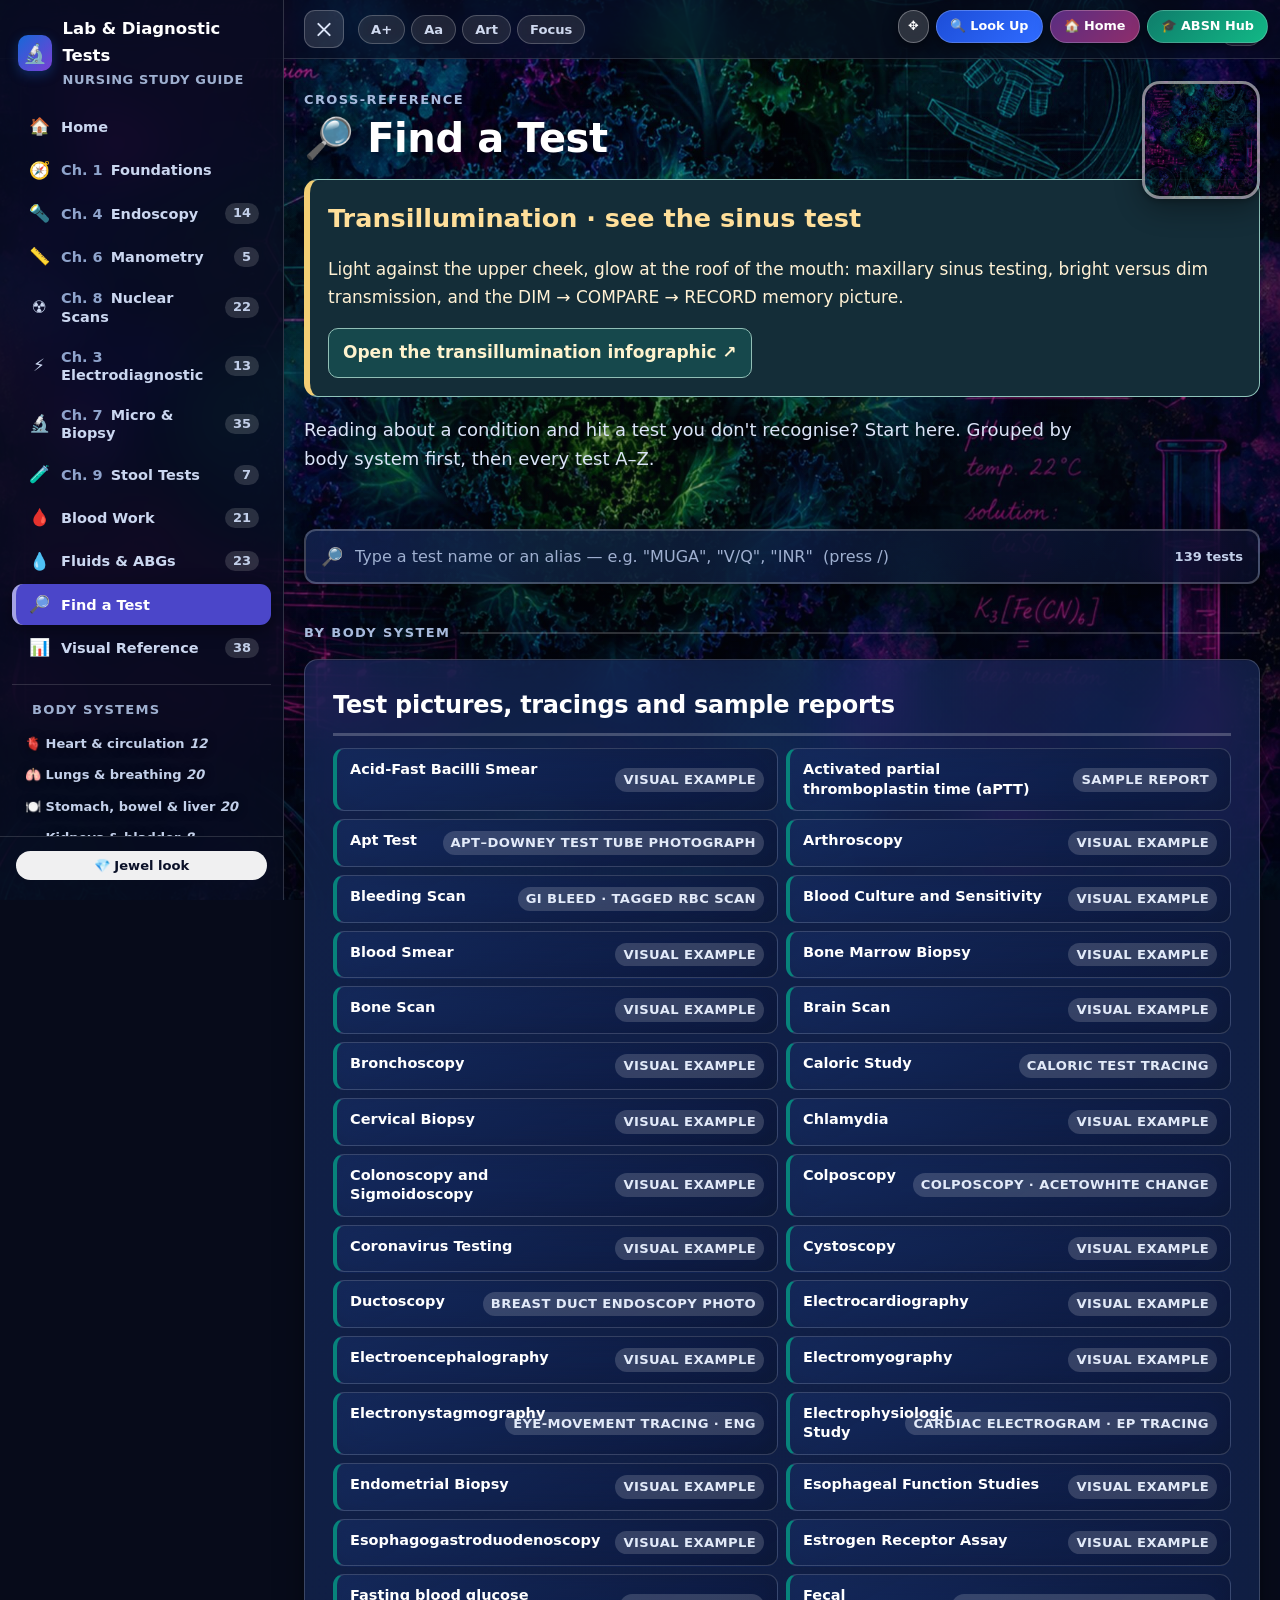
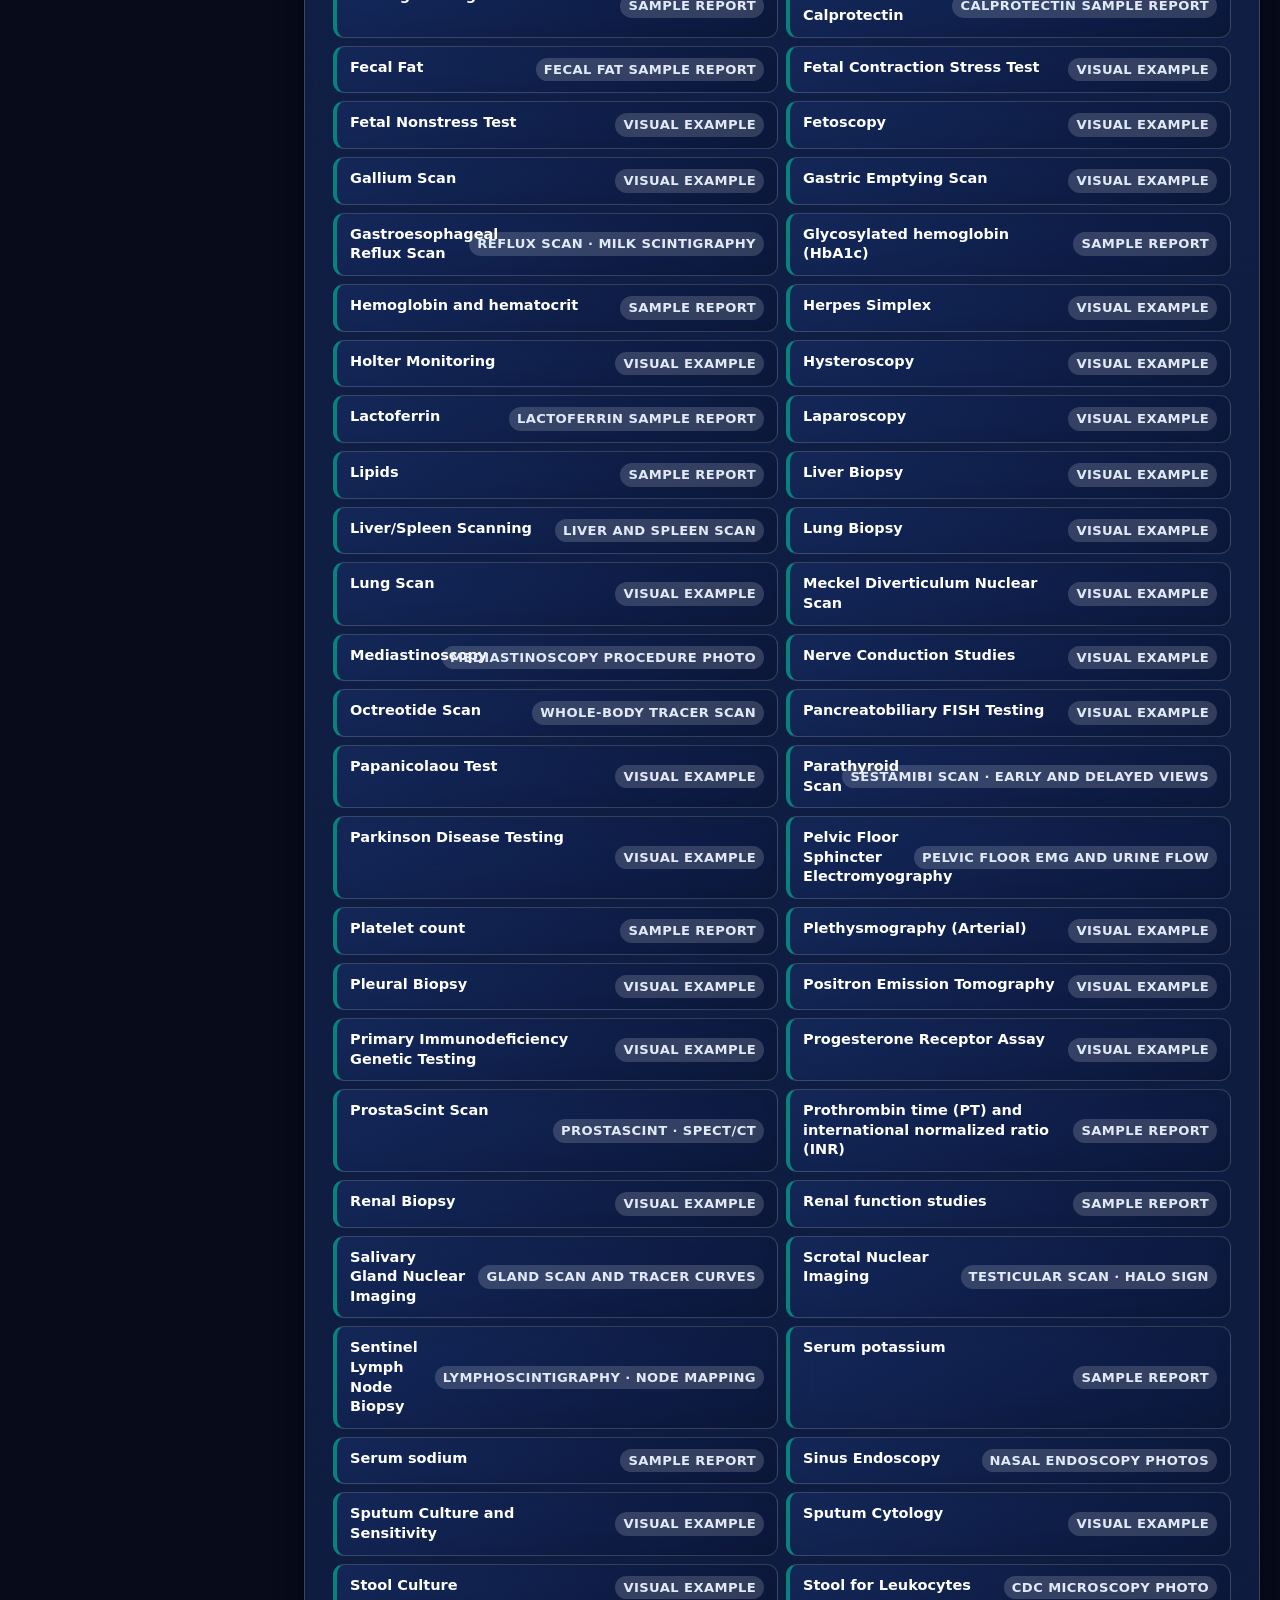
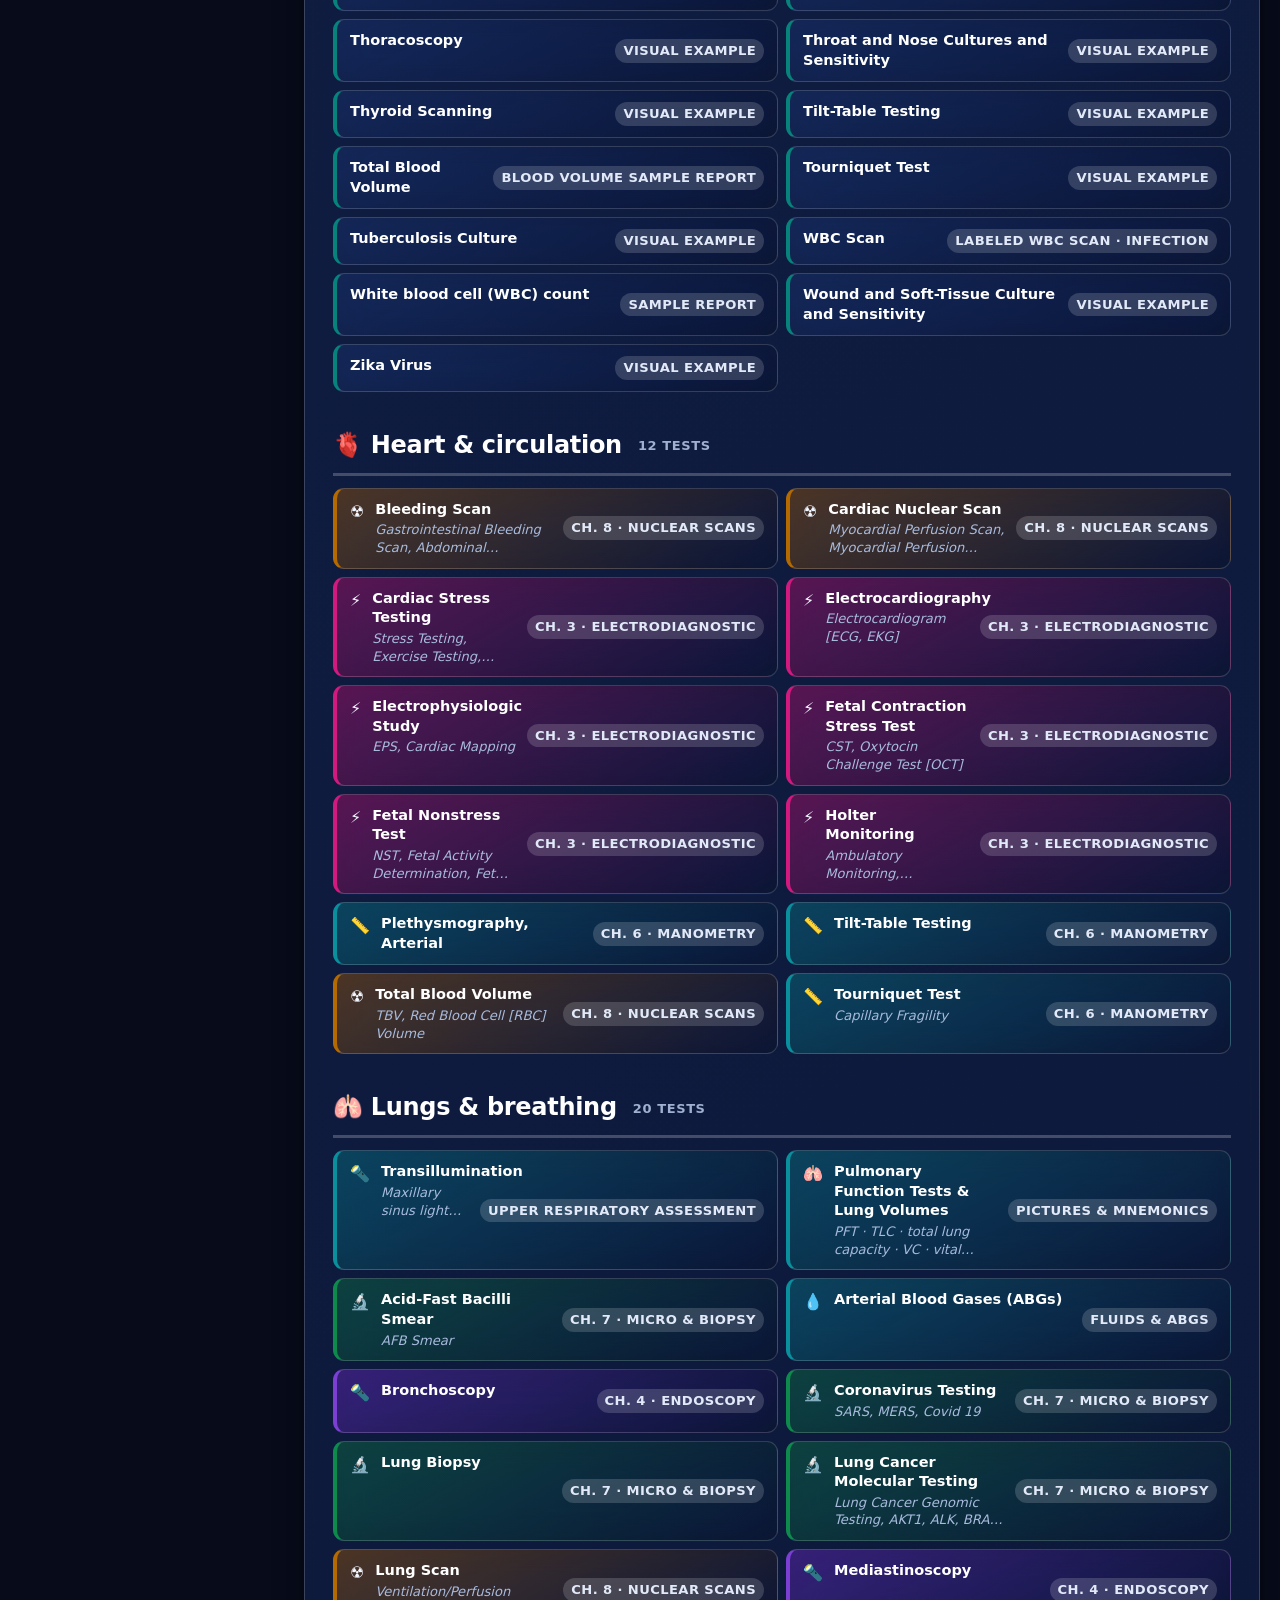
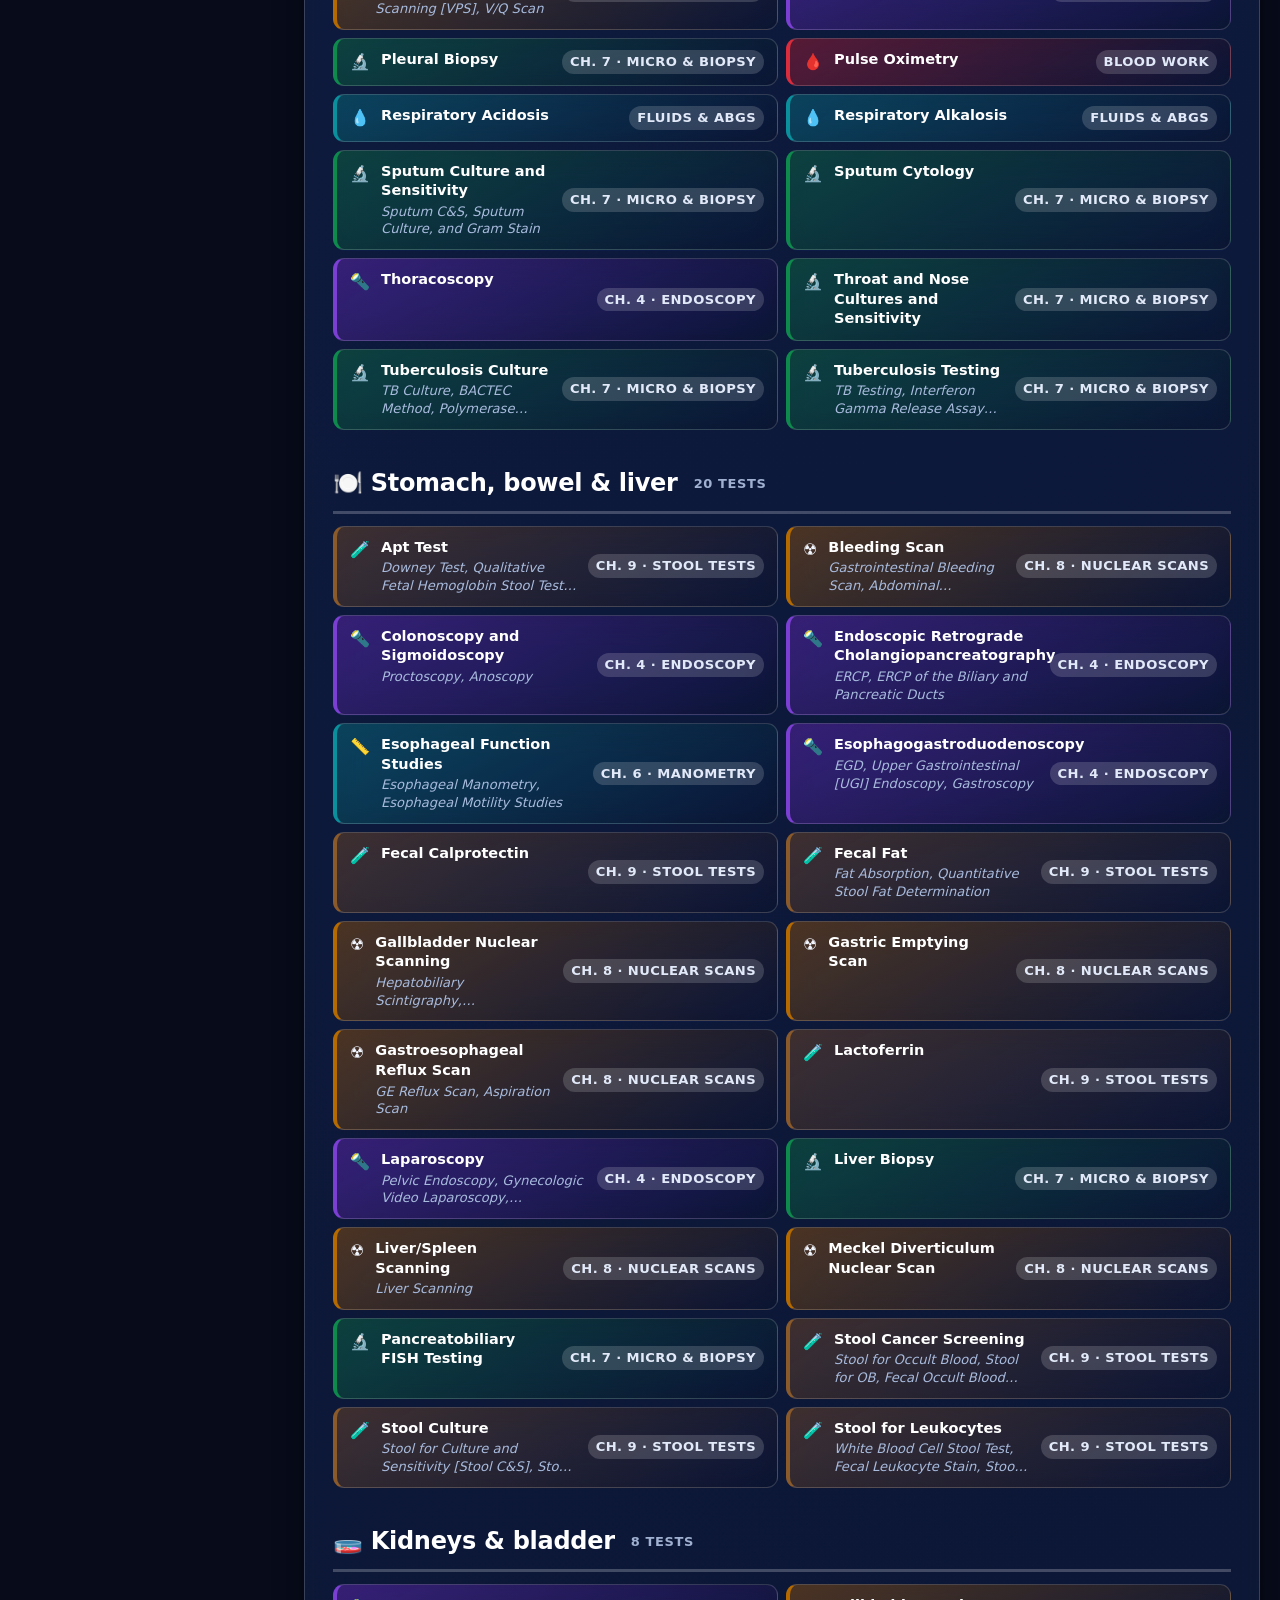
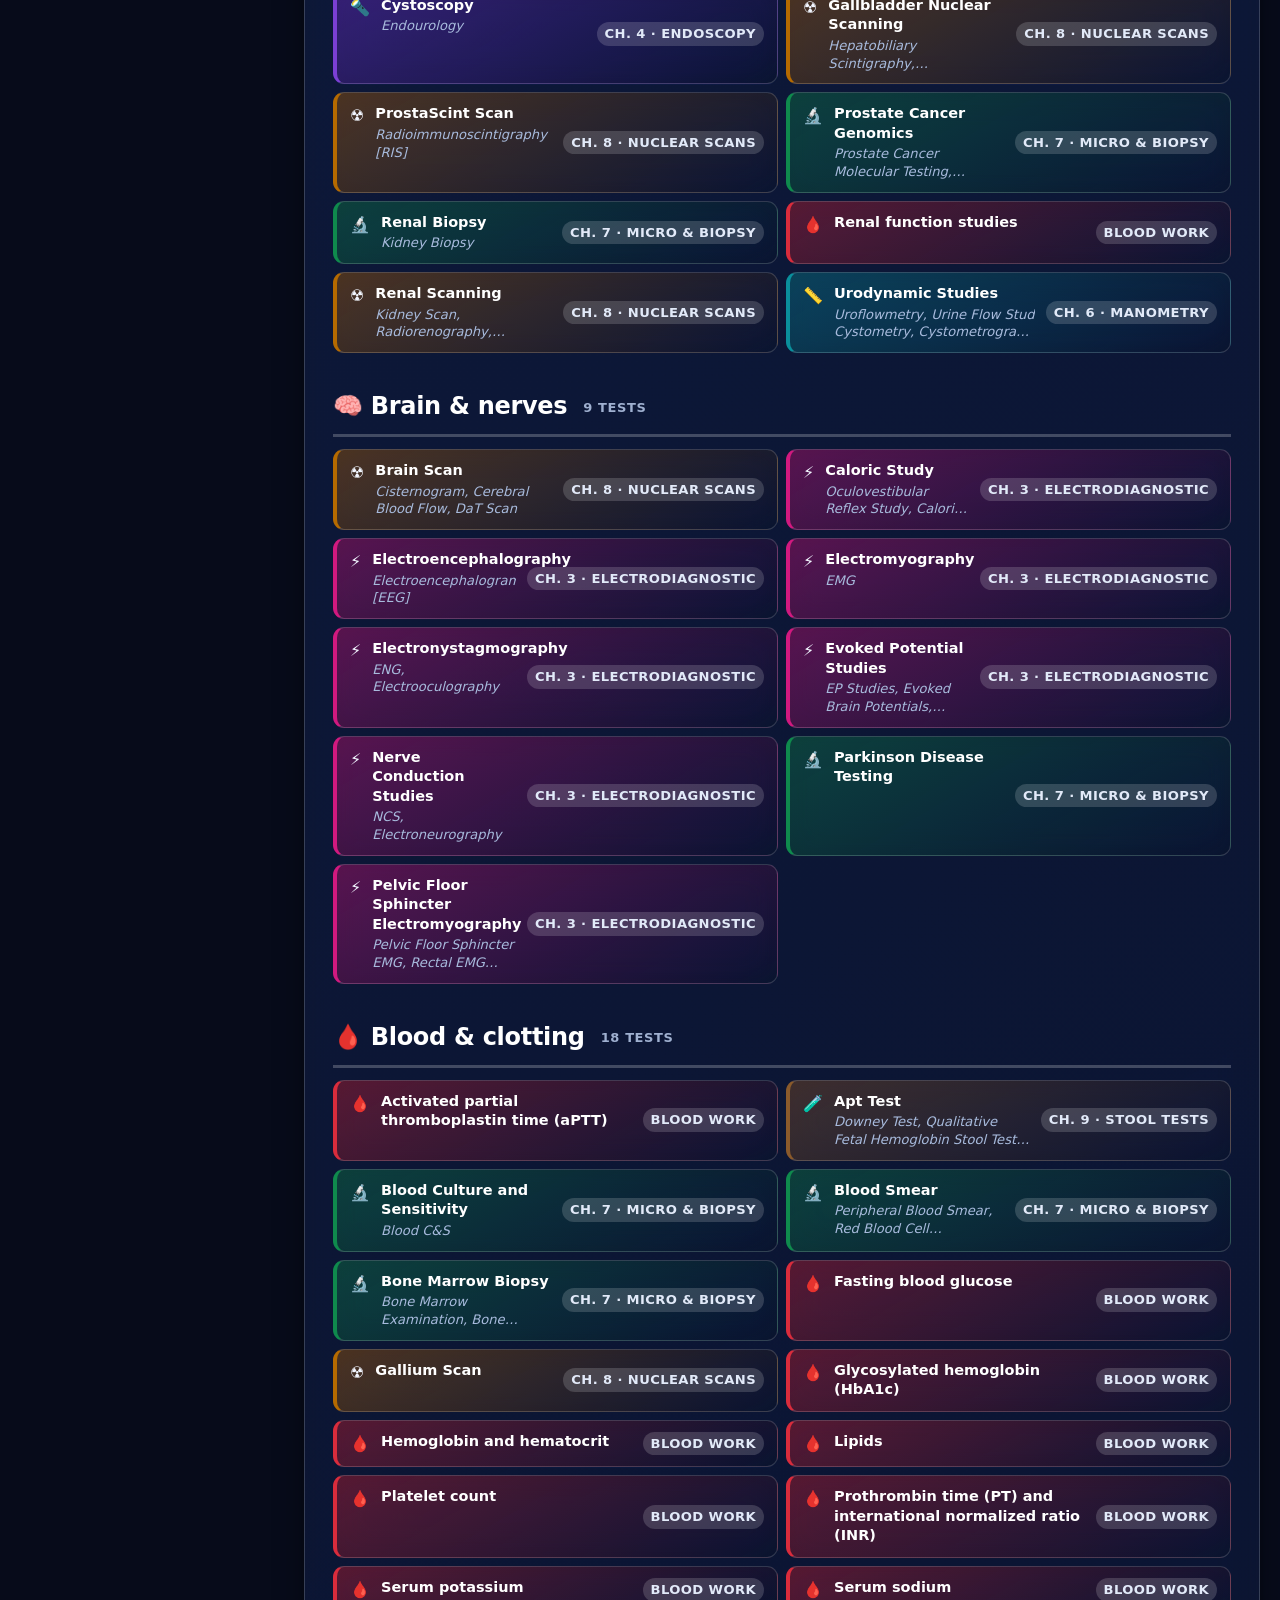
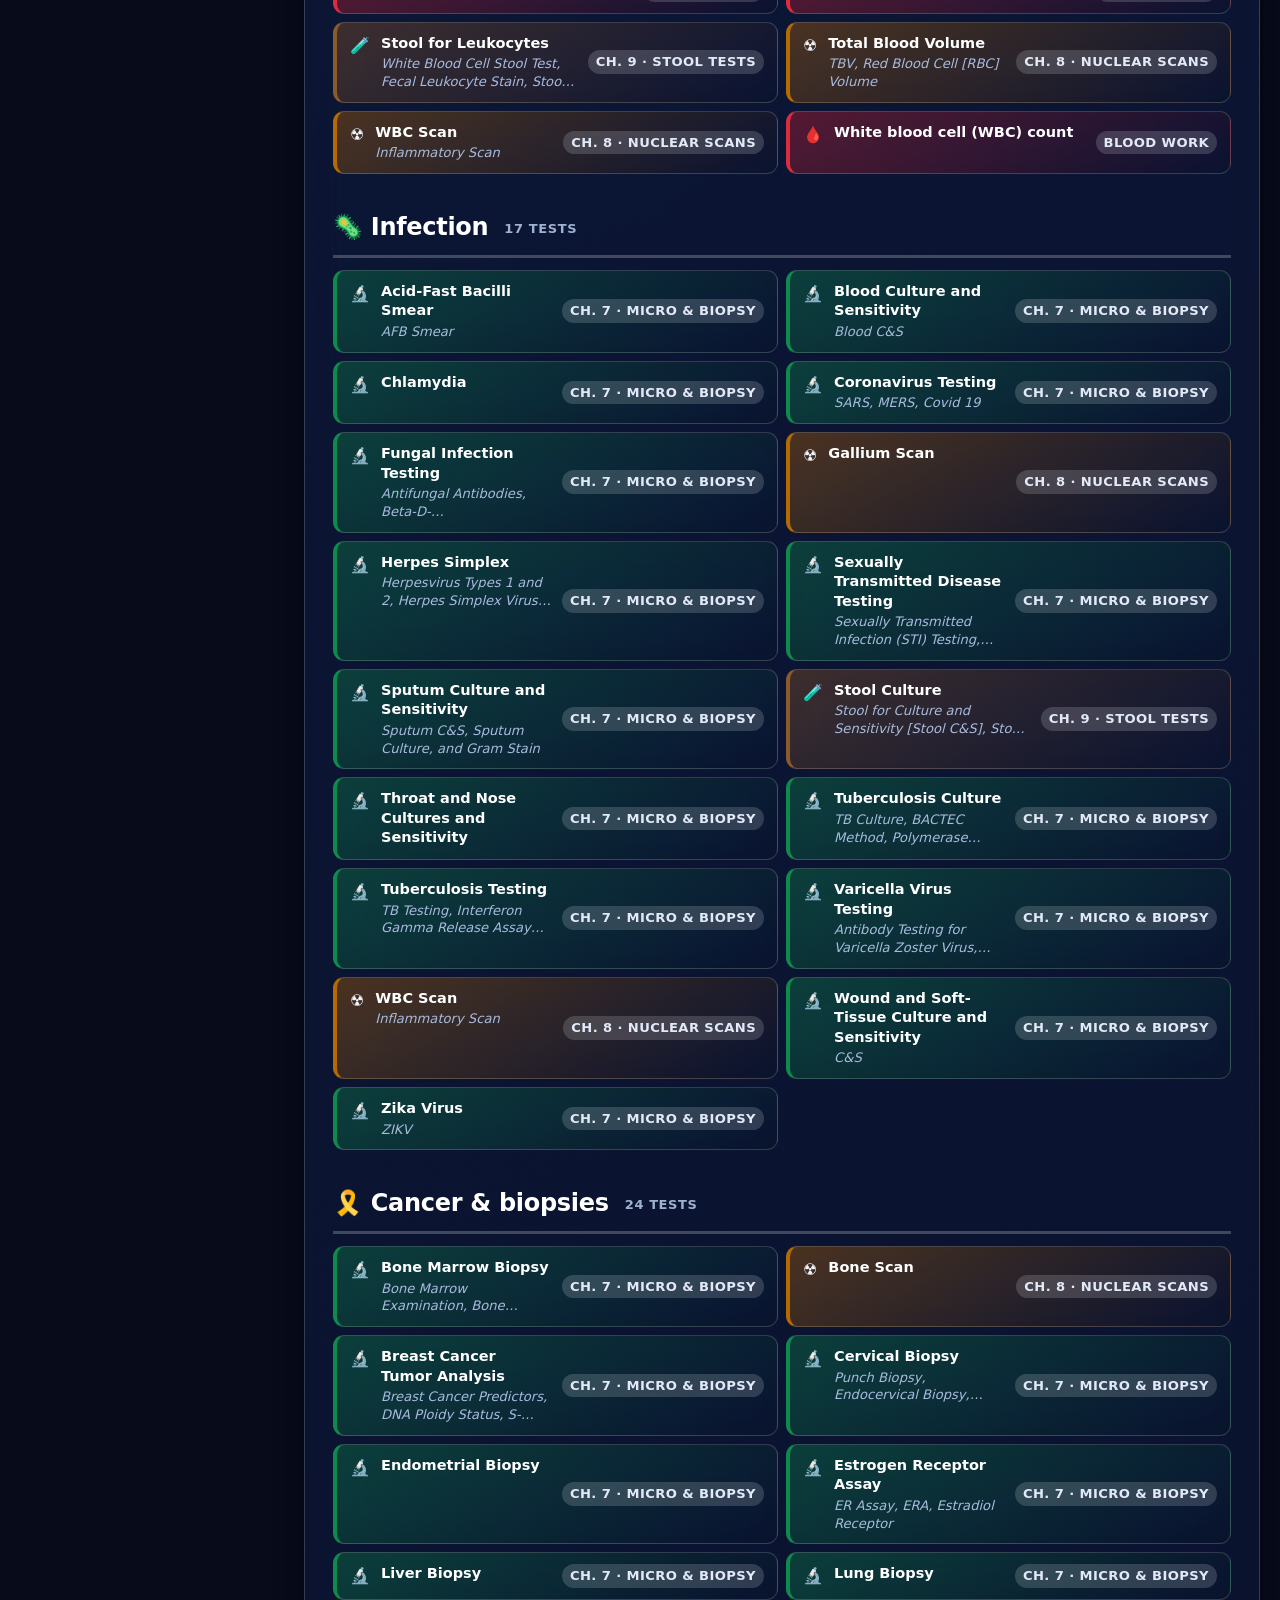
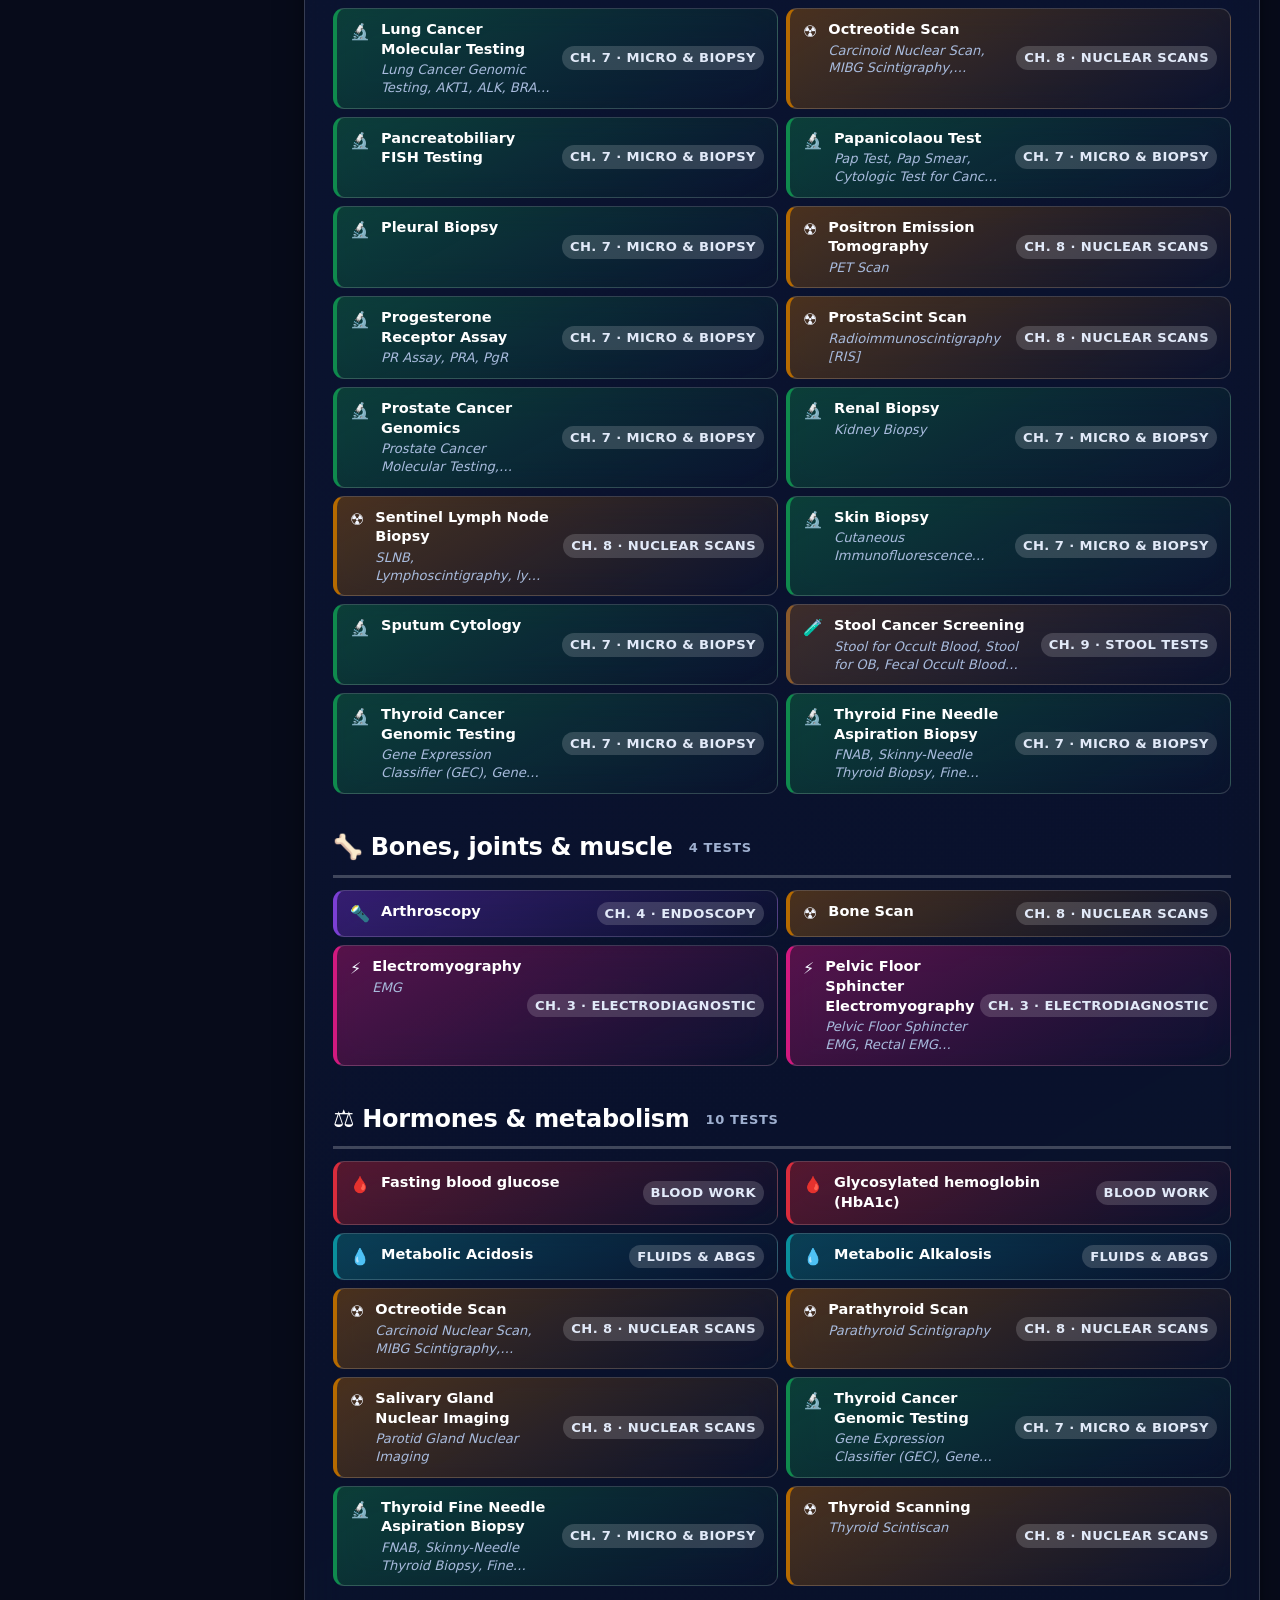
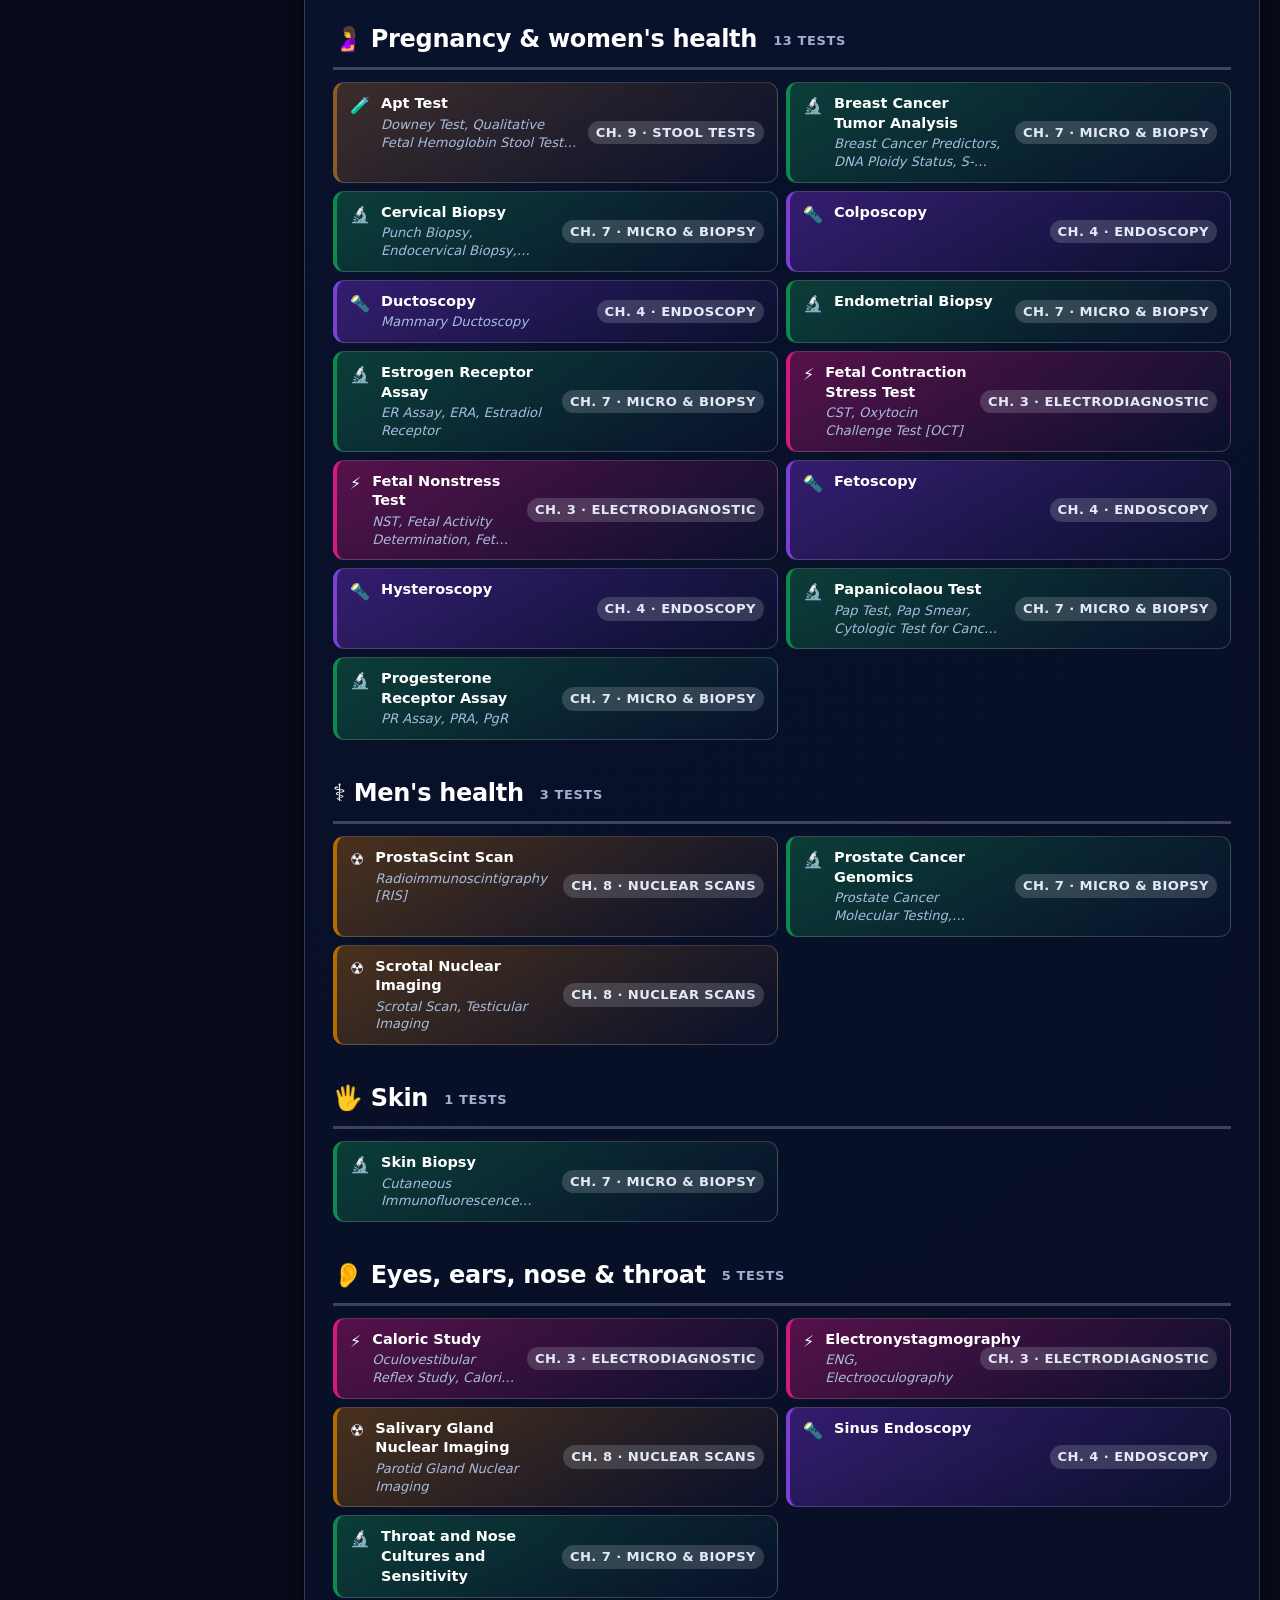
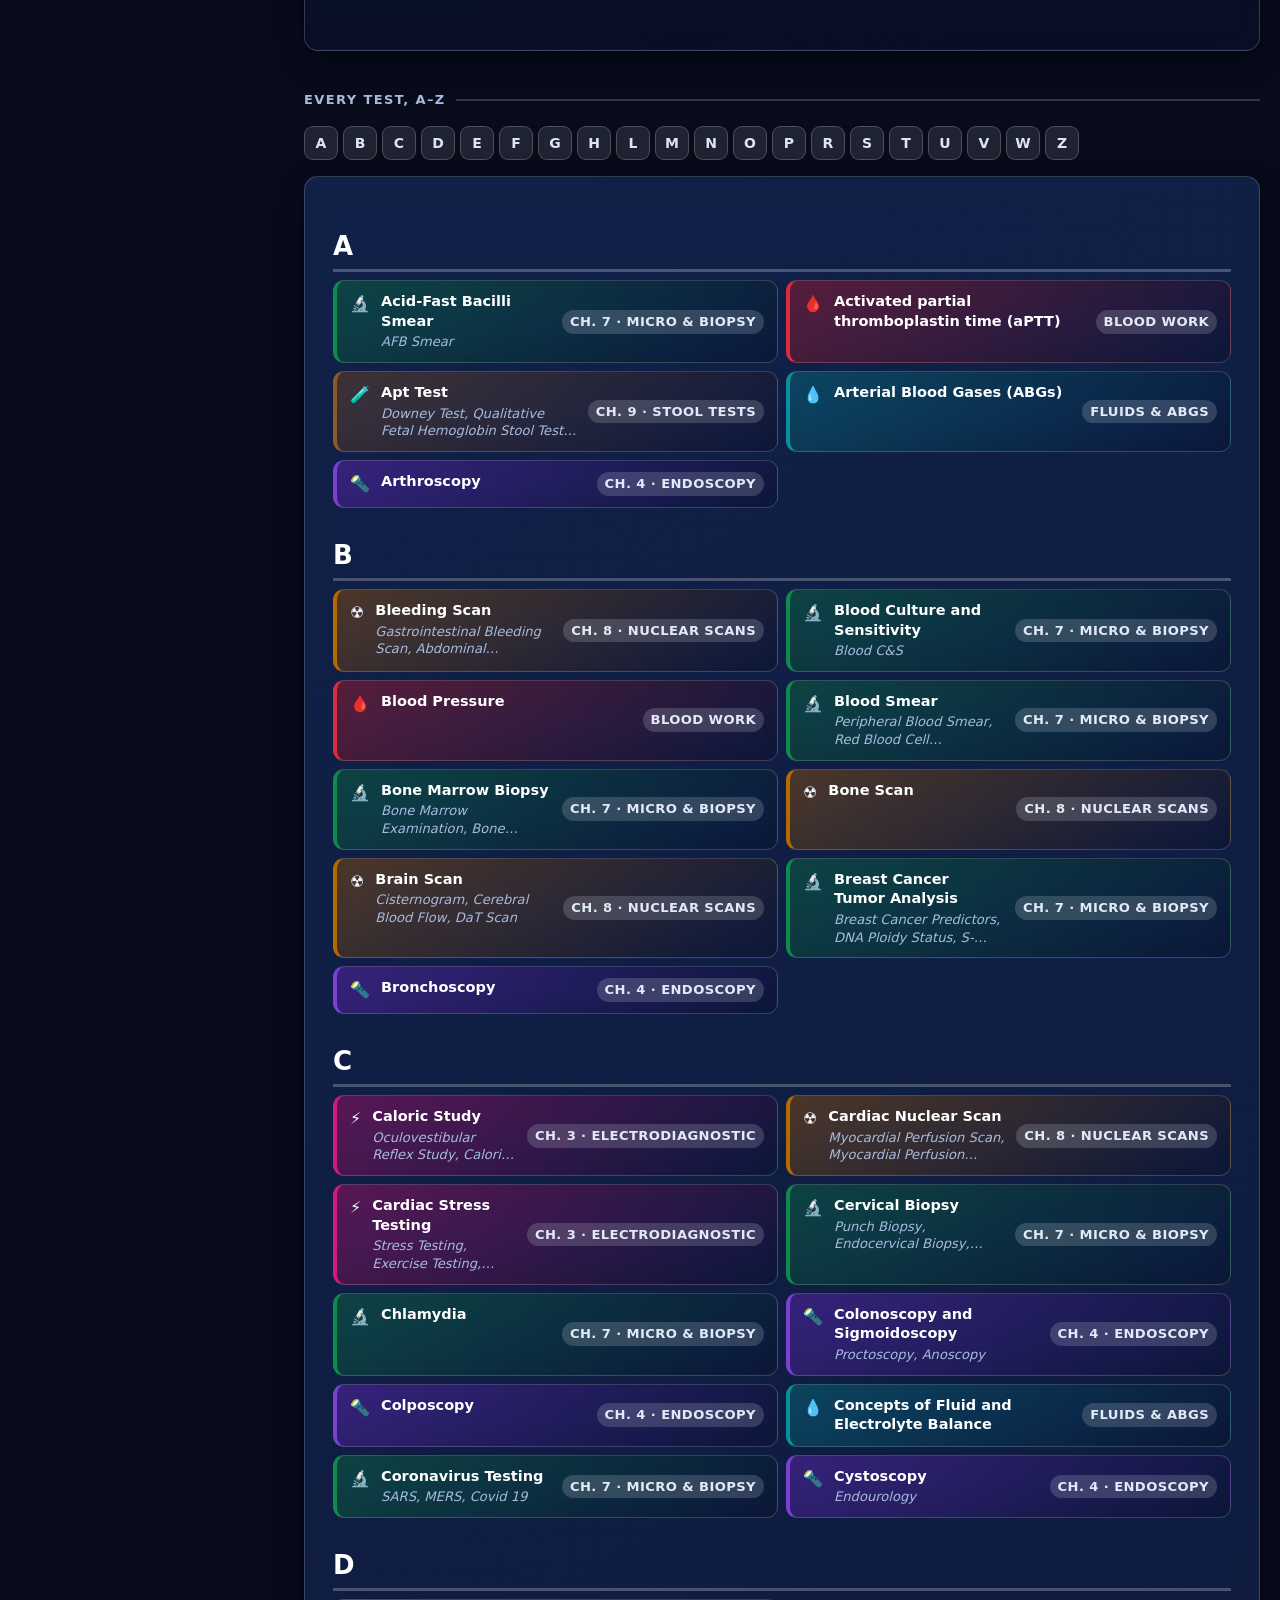
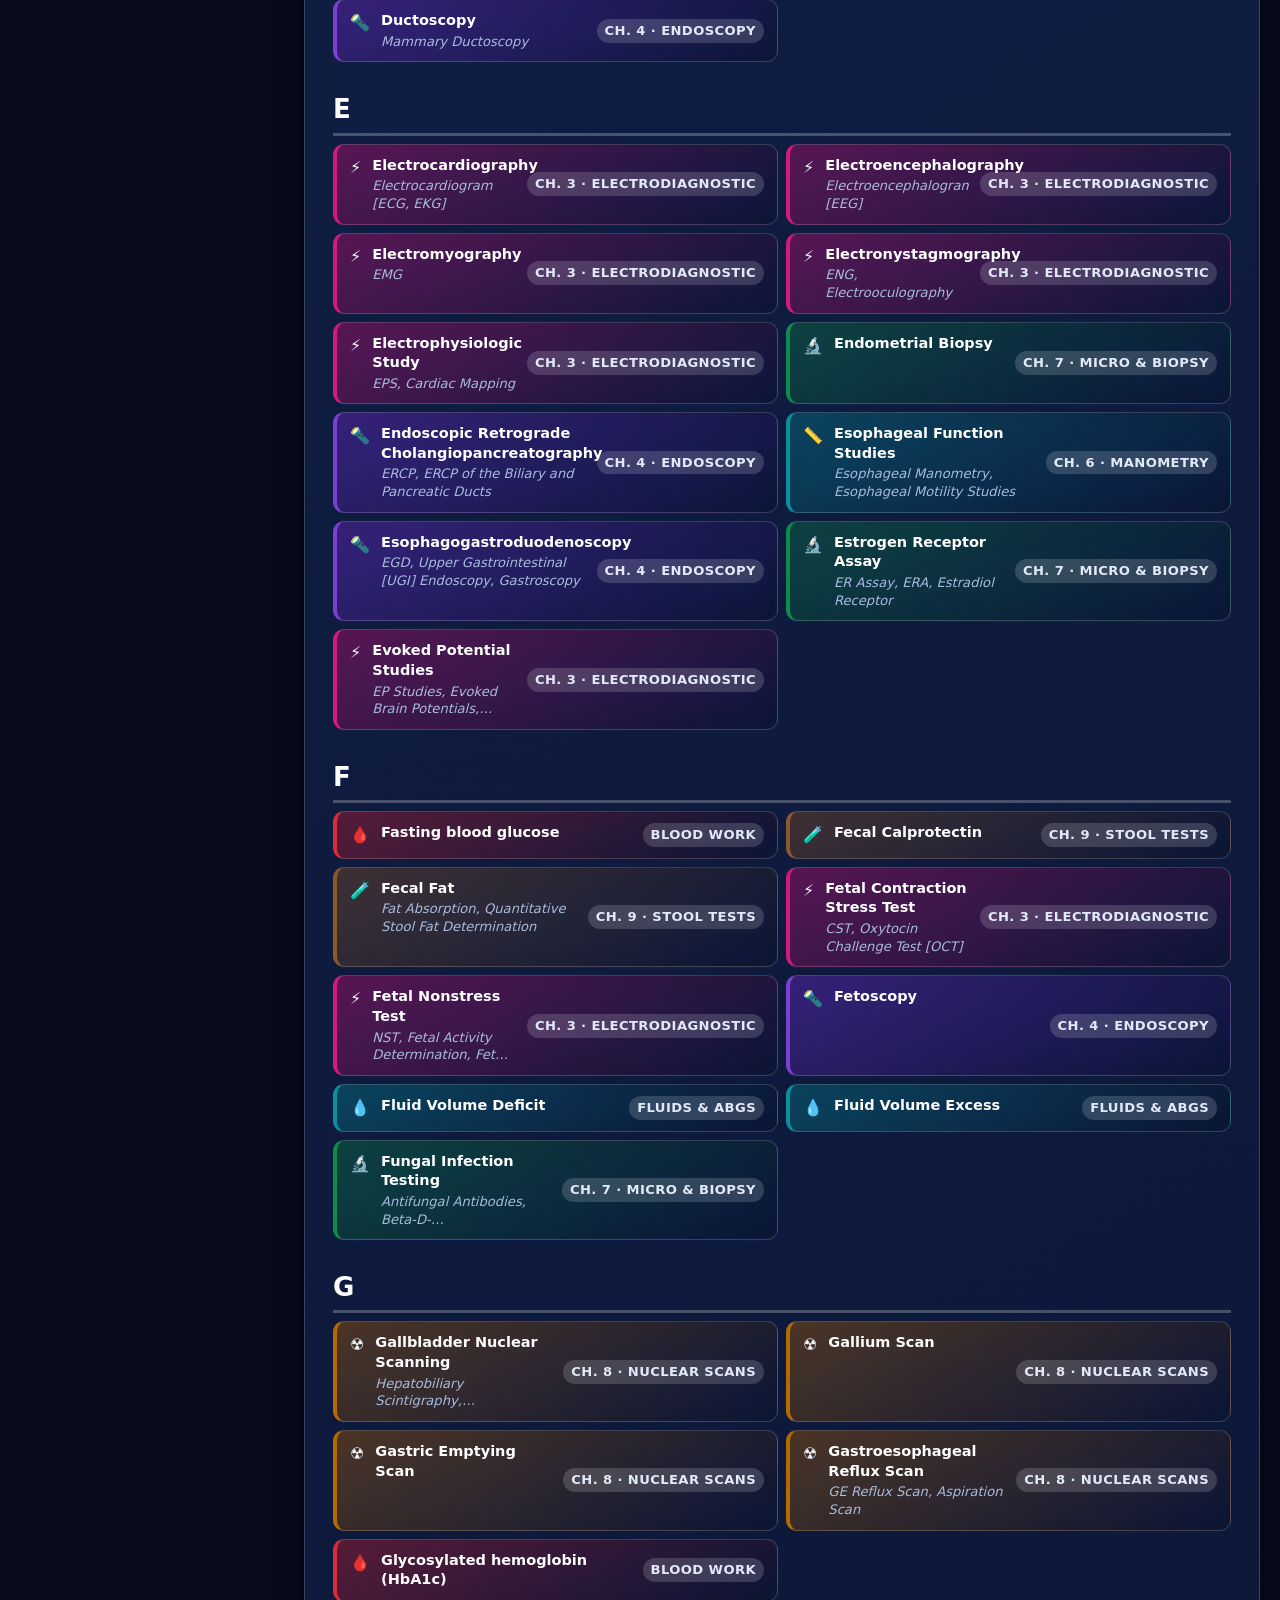
<file: pages/find-a-test.html>
<!DOCTYPE html>
<html lang="en">
<head>
<meta charset="utf-8">
<meta name="viewport" content="width=device-width, initial-scale=1">
<title>Find a Test · Lab &amp; Diagnostic Tests</title>
<meta name="description" content="Every laboratory and diagnostic test on the site, grouped by body system and A-Z.">
<link rel="icon" href="data:image/svg+xml,<svg xmlns='http://www.w3.org/2000/svg' viewBox='0 0 100 100'><text y='.9em' font-size='90'>🔬</text></svg>">
<link rel="stylesheet" href="../assets/css/style.css">
</head>
<body class="jewel nav-open">
<style id="navDragCSS">
#navBtns{touch-action:none}
#navBtns.dragging{opacity:.9;cursor:grabbing}
#navBtns.hidden-by-overlay{display:none !important}
#nbGrip{cursor:grab;background:rgba(255,255,255,.16) !important;
  border:1px solid rgba(255,255,255,.3) !important;color:#fff !important;
  border-radius:22px;padding:7px 9px !important;font:900 .9rem 'Segoe UI',system-ui,sans-serif;
  line-height:1;user-select:none;box-shadow:0 4px 14px rgba(0,0,0,.5);flex:0 0 auto}
#nbGrip:hover{background:rgba(255,255,255,.32) !important}
#navBtns.dragging #nbGrip{cursor:grabbing}
@media print{#navBtns{display:none !important}}
</style>
<style id="a11yCSS">
/* keep wide things inside the viewport so magnifying never forces sideways scrolling */
img,svg,video,canvas{max-width:100%;height:auto}
pre,code,kbd{white-space:pre-wrap;overflow-wrap:anywhere}
.a11y-tblwrap{overflow-x:auto;max-width:100%;-webkit-overflow-scrolling:touch}
@media(max-width:1024px){
  #nav a{white-space:normal}
  .bar{margin-left:0 !important;margin-right:0 !important;max-width:100% !important}
}

/* rem (not em) so these can never compound down to unreadable sizes */
small,.eyebrow,.rail-sep,.sm-txt,.tiny,.fine,.cap,.foot{font-size:.82rem}
sub,sup{font-size:.72rem}

/* keep the fixed Home/ABSN cluster from sitting on top of page titles */
@media(max-width:1024px){
  header h1, header p, h1:first-of-type{padding-right:92px}
}
@media(max-width:560px){
  header h1, header p, h1:first-of-type{padding-right:80px}
}
</style>

<style id="navbtnCSS">
#navBtns{position:fixed;top:10px;right:12px;z-index:2147483000;display:flex;gap:7px;align-items:center}
#navBtns a,#navBtns button{
  display:inline-block;font:700 .8rem 'Segoe UI',system-ui,sans-serif;
  padding:7px 13px;border-radius:22px;text-decoration:none;cursor:pointer;
  border:1px solid rgba(255,255,255,.22);box-shadow:0 4px 14px rgba(0,0,0,.5);
  color:#fff;white-space:nowrap;line-height:1.3;
}
#navBtns .nbLook{background:linear-gradient(135deg,#1d4ed8,#2f6bff)}
#navBtns .nbHome{background:linear-gradient(135deg,#5a2d82,#8e2d6b)}
#navBtns .nbAbsn{background:linear-gradient(135deg,#0f7d6b,#12b886)}
#navBtns a:hover,#navBtns button:hover{filter:brightness(1.15)}
#navBtns a,#navBtns button{backdrop-filter:blur(6px);-webkit-backdrop-filter:blur(6px)}
/* magnified viewports report a narrow CSS width - shed the labels early so the
   cluster stops sitting on top of page headings */
@media(max-width:1024px){
  #navBtns{top:6px;right:6px;gap:5px}
  #navBtns .nbLabel{display:none}
  #navBtns a,#navBtns button{padding:8px 11px;font-size:1rem;line-height:1}
}
@media(max-width:560px){
  #navBtns a,#navBtns button{padding:7px 9px;font-size:.95rem}
}
@media print{#navBtns{display:none}}
</style>
<div id="navBtns"><a class="nbLook" href="https://arnold7777777.github.io/NUR-198-Study-Guide/Look%20It%20Up.html" target="_blank" rel="noopener" title="Look up any topic across all your sites">&#128269;<span class="nbLabel"> Look Up</span></a><a class="nbHome" href="../index.html" title="Back to this course's study hub">&#127968;<span class="nbLabel"> Home</span></a><a class="nbAbsn" href="https://arnold7777777.github.io/ABSN-Study-Hub/" onclick="return nbToAbsn(event)" title="Close this page and go back toward the ABSN Study Hub">&#127891;<span class="nbLabel"> ABSN Hub</span></a></div>
<script>if(window.top!==window.self){var _nb=document.getElementById("navBtns");if(_nb)_nb.style.display="none";}</script>
<script>
(function(){
  var ABSN='https://arnold7777777.github.io/ABSN-Study-Hub/';
  window.nbToAbsn=function(ev){
    if(ev&&ev.preventDefault)ev.preventDefault();
    /* On a sub-page: try to close this tab so the study hub behind it is revealed.
       Browsers only allow close() on script-opened tabs, so fall back to navigating. */
    try{ window.close(); }catch(e){}
    setTimeout(function(){ if(!window.closed) window.location.href=ABSN; },120);
    return false;
  };
})();
</script>

<div class="progress"></div>

<aside class="railnav" id="railnav" aria-label="Site navigation">
  <div class="rail-head">
    <a class="brand" href="../index.html">
      <span class="logo">🔬</span>
      <span>Lab &amp; Diagnostic Tests<small>Nursing study guide</small></span>
    </a>
  </div>
  <nav class="rail-links"><a href="../index.html"><span class="ni">🏠</span><span>Home</span></a><a href="foundations.html" style="--c:#1668d8"><span class="ni">🧭</span><span><b>Ch. 1</b> Foundations</span></a><a href="endoscopy.html" style="--c:#7b3fd4"><span class="ni">🔦</span><span><b>Ch. 4</b> Endoscopy</span><em>14</em></a><a href="manometry.html" style="--c:#0a8f9c"><span class="ni">📏</span><span><b>Ch. 6</b> Manometry</span><em>5</em></a><a href="nuclear.html" style="--c:#b56a00"><span class="ni">☢️</span><span><b>Ch. 8</b> Nuclear Scans</span><em>22</em></a><a href="electro.html" style="--c:#d1197f"><span class="ni">⚡</span><span><b>Ch. 3</b> Electrodiagnostic</span><em>13</em></a><a href="micro.html" style="--c:#0f8a4d"><span class="ni">🔬</span><span><b>Ch. 7</b> Micro &amp; Biopsy</span><em>35</em></a><a href="stool.html" style="--c:#8a5a2b"><span class="ni">🧪</span><span><b>Ch. 9</b> Stool Tests</span><em>7</em></a><a href="bloodwork.html" style="--c:#d92c3c"><span class="ni">🩸</span><span>Blood Work</span><em>21</em></a><a href="fluids.html" style="--c:#0a8f9c"><span class="ni">💧</span><span>Fluids &amp; ABGs</span><em>23</em></a><a href="find-a-test.html" class="active" style="--c:#4b46c9"><span class="ni">🔎</span><span>Find a Test</span></a><a href="lab-values.html" style="--c:#d92c3c"><span class="ni">📊</span><span>Visual Reference</span><em>38</em></a></nav>
  <div class="rail-toc sidebar"><div class="rail-sep">Body systems</div><ol><li><a href="#sys-heart">🫀 Heart &amp; circulation <em>12</em></a></li><li><a href="#sys-lung">🫁 Lungs &amp; breathing <em>20</em></a></li><li><a href="#sys-gi">🍽️ Stomach, bowel &amp; liver <em>20</em></a></li><li><a href="#sys-kidney">🧫 Kidneys &amp; bladder <em>8</em></a></li><li><a href="#sys-brain">🧠 Brain &amp; nerves <em>9</em></a></li><li><a href="#sys-blood">🩸 Blood &amp; clotting <em>18</em></a></li><li><a href="#sys-infection">🦠 Infection <em>17</em></a></li><li><a href="#sys-cancer">🎗️ Cancer &amp; biopsies <em>24</em></a></li><li><a href="#sys-bones">🦴 Bones, joints &amp; muscle <em>4</em></a></li><li><a href="#sys-hormones">⚖️ Hormones &amp; metabolism <em>10</em></a></li><li><a href="#sys-women">🤰 Pregnancy &amp; women's health <em>13</em></a></li><li><a href="#sys-men">⚕️ Men's health <em>3</em></a></li><li><a href="#sys-skin">🖐️ Skin <em>1</em></a></li><li><a href="#sys-ent">👂 Eyes, ears, nose &amp; throat <em>5</em></a></li></ol></div>
  <div class="rail-foot">
    <button class="tool-btn wide" data-toggle="jewel" title="Switch between the jewel-glass look and a plain high-contrast one">💎 Jewel look</button>
  </div>
</aside>
<div class="rail-scrim" id="railScrim" hidden></div>

<header class="topbar">
  <div class="topbar-inner">
    <button class="navtoggle" id="navToggle" aria-label="Show or hide the menu" aria-expanded="true">
      <span></span><span></span><span></span>
    </button>
    <a class="brand brand-top" href="../index.html">
      <span class="logo">🔬</span>
      <span>Lab &amp; Diagnostic Tests<small>Nursing study guide</small></span>
    </a>
    <div class="tools">
      <button class="tool-btn" data-toggle="big-text" title="Larger text">A+</button>
      <button class="tool-btn" data-toggle="dyslexic" title="Easier-to-read font">Aa</button>
      <button class="tool-btn" data-toggle="art-bold" title="Show the background art more strongly">Art</button>
      <button class="tool-btn" data-toggle="focus" title="Dim everything except the card you opened">Focus</button>
    </div>
  </div>
</header>

<div class="page-shell">

<div class="wrap">
  <div class="page-head">
    <div class="eyebrow">Cross-reference</div>
    <h1>&#128270; Find a Test</h1><section id="transillumination-picture-guide" style="margin:18px auto;padding:18px;max-width:1100px;border:1px solid #8fc4bb;border-left:6px solid #f2cf75;border-radius:14px;background:#142d38;color:#fff1d4;overflow-wrap:anywhere"><h2 style="color:#ffdf9a;margin:0 0 8px">Transillumination · see the sinus test</h2><p>Light against the upper cheek, glow at the roof of the mouth: maxillary sinus testing, bright versus dim transmission, and the DIM → COMPARE → RECORD memory picture.</p><a href="../../ABSN-Study-Hub/more/transillumination.html#illustration" target="_blank" rel="noopener" style="display:inline-flex;align-items:center;min-height:44px;padding:10px 14px;border:1px solid #91bfb6;border-radius:10px;color:#fff3ce;background:#16484c;font-weight:700;max-width:100%;overflow-wrap:anywhere">Open the transillumination infographic ↗</a></section>
    <p class="lede">Reading about a condition and hit a test you don't recognise? Start here.
    Grouped by body system first, then every test A&ndash;Z.</p>
    <div class="head-art" aria-hidden="true"></div>
  </div>
</div>
<div class="wrap">
  <div class="layout">
    <main>
      <div class="searchbar"><span class="sicon">&#128270;</span>
        <input id="ixsearch" type="search" placeholder="Type a test name or an alias &mdash; e.g. &quot;MUGA&quot;, &quot;V/Q&quot;, &quot;INR&quot;  (press /)" aria-label="Search all tests">
        <span class="search-count"></span></div>
      <div class="section-label">By body system</div>
      <div class="prose"><h2 id="test-pictures">Test pictures, tracings and sample reports</h2><div class="ix-list"><a class="ix" style="--c:#07837b" href="micro.html#t-acid-fast-bacilli-smear-1"><span class="ix-main"><b>Acid-Fast Bacilli Smear</b></span><span class="ix-chap">Visual example</span></a><a class="ix" style="--c:#07837b" href="bloodwork.html#s-activated-partial-thromboplastin-time-aptt-3"><span class="ix-main"><b>Activated partial thromboplastin time (aPTT)</b></span><span class="ix-chap">Sample report</span></a><a class="ix" style="--c:#07837b" data-search="picture image example apt test apt-downey test fetal hemoglobin test for swallowed blood alkali denaturation test The Apt–Downey test on a newborn’s specimen" href="stool.html#t-apt-test-1"><span class="ix-main"><b>Apt Test</b></span><span class="ix-chap">Apt–Downey test tube photograph</span></a><a class="ix" style="--c:#07837b" href="endoscopy.html#t-arthroscopy-1"><span class="ix-main"><b>Arthroscopy</b></span><span class="ix-chap">Visual example</span></a><a class="ix" style="--c:#07837b" data-search="picture image example bleeding scan gi bleeding scan tagged red blood cell scan gi bleed scintigraphy abdominal scintigraphy for hemorrhage Tagged red blood cell scan showing a small-bowel bleed tagged blood in the bowel gastrointestinal bleeding duodenal bleed" href="nuclear.html#t-bleeding-scan-1"><span class="ix-main"><b>Bleeding Scan</b></span><span class="ix-chap">GI bleed · tagged RBC scan</span></a><a class="ix" style="--c:#07837b" href="micro.html#t-blood-culture-and-sensitivity-2"><span class="ix-main"><b>Blood Culture and Sensitivity</b></span><span class="ix-chap">Visual example</span></a><a class="ix" style="--c:#07837b" href="micro.html#t-blood-smear-3"><span class="ix-main"><b>Blood Smear</b></span><span class="ix-chap">Visual example</span></a><a class="ix" style="--c:#07837b" href="micro.html#t-bone-marrow-biopsy-4"><span class="ix-main"><b>Bone Marrow Biopsy</b></span><span class="ix-chap">Visual example</span></a><a class="ix" style="--c:#07837b" href="nuclear.html#t-bone-scan-2"><span class="ix-main"><b>Bone Scan</b></span><span class="ix-chap">Visual example</span></a><a class="ix" style="--c:#07837b" href="nuclear.html#t-brain-scan-3"><span class="ix-main"><b>Brain Scan</b></span><span class="ix-chap">Visual example</span></a><a class="ix" style="--c:#07837b" href="endoscopy.html#t-bronchoscopy-2"><span class="ix-main"><b>Bronchoscopy</b></span><span class="ix-chap">Visual example</span></a><a class="ix" style="--c:#07837b" data-search="picture image example caloric study caloric stimulation test bithermal caloric testing cold caloric test oculovestibular reflex test Caloric responses after right- and left-ear stimulation" href="electro.html#t-caloric-study-1"><span class="ix-main"><b>Caloric Study</b></span><span class="ix-chap">Caloric test tracing</span></a><a class="ix" style="--c:#07837b" href="micro.html#t-cervical-biopsy-5"><span class="ix-main"><b>Cervical Biopsy</b></span><span class="ix-chap">Visual example</span></a><a class="ix" style="--c:#07837b" href="micro.html#t-chlamydia-6"><span class="ix-main"><b>Chlamydia</b></span><span class="ix-chap">Visual example</span></a><a class="ix" style="--c:#07837b" href="endoscopy.html#t-colonoscopy-and-sigmoidoscopy-3"><span class="ix-main"><b>Colonoscopy and Sigmoidoscopy</b></span><span class="ix-chap">Visual example</span></a><a class="ix" style="--c:#07837b" data-search="picture image example colposcopy colposcopic examination of the cervix colposcopy with directed biopsy Colposcopic views before and after acetic acid" href="endoscopy.html#t-colposcopy-4"><span class="ix-main"><b>Colposcopy</b></span><span class="ix-chap">Colposcopy · acetowhite change</span></a><a class="ix" style="--c:#07837b" href="micro.html#t-coronavirus-testing-7"><span class="ix-main"><b>Coronavirus Testing</b></span><span class="ix-chap">Visual example</span></a><a class="ix" style="--c:#07837b" href="endoscopy.html#t-cystoscopy-5"><span class="ix-main"><b>Cystoscopy</b></span><span class="ix-chap">Visual example</span></a><a class="ix" style="--c:#07837b" data-search="picture image example ductoscopy mammary ductoscopy breast duct endoscopy fiberoptic ductoscopy Inside a breast duct during ductoscopy" href="endoscopy.html#t-ductoscopy-6"><span class="ix-main"><b>Ductoscopy</b></span><span class="ix-chap">Breast duct endoscopy photo</span></a><a class="ix" style="--c:#07837b" href="electro.html#t-electrocardiography-2"><span class="ix-main"><b>Electrocardiography</b></span><span class="ix-chap">Visual example</span></a><a class="ix" style="--c:#07837b" href="electro.html#t-electroencephalography-3"><span class="ix-main"><b>Electroencephalography</b></span><span class="ix-chap">Visual example</span></a><a class="ix" style="--c:#07837b" href="electro.html#t-electromyography-4"><span class="ix-main"><b>Electromyography</b></span><span class="ix-chap">Visual example</span></a><a class="ix" style="--c:#07837b" data-search="picture image example electronystagmography eng videonystagmography vng vestibular function testing Electrical recording of eye movement" href="electro.html#t-electronystagmography-5"><span class="ix-main"><b>Electronystagmography</b></span><span class="ix-chap">Eye-movement tracing · ENG</span></a><a class="ix" style="--c:#07837b" data-search="picture image example electrophysiologic study eps ep study cardiac mapping invasive electrophysiology study Intracardiac electrograms beside a surface ECG" href="electro.html#t-electrophysiologic-study-6"><span class="ix-main"><b>Electrophysiologic Study</b></span><span class="ix-chap">Cardiac electrogram · EP tracing</span></a><a class="ix" style="--c:#07837b" href="micro.html#t-endometrial-biopsy-8"><span class="ix-main"><b>Endometrial Biopsy</b></span><span class="ix-chap">Visual example</span></a><a class="ix" style="--c:#07837b" href="manometry.html#t-esophageal-function-studies-1"><span class="ix-main"><b>Esophageal Function Studies</b></span><span class="ix-chap">Visual example</span></a><a class="ix" style="--c:#07837b" href="endoscopy.html#t-esophagogastroduodenoscopy-7"><span class="ix-main"><b>Esophagogastroduodenoscopy</b></span><span class="ix-chap">Visual example</span></a><a class="ix" style="--c:#07837b" href="micro.html#t-estrogen-receptor-assay-9"><span class="ix-main"><b>Estrogen Receptor Assay</b></span><span class="ix-chap">Visual example</span></a><a class="ix" style="--c:#07837b" href="bloodwork.html#s-fasting-blood-glucose-8"><span class="ix-main"><b>Fasting blood glucose</b></span><span class="ix-chap">Sample report</span></a><a class="ix" style="--c:#07837b" data-search="picture image example fecal calprotectin stool calprotectin fecal leukocyte protein Elevated fecal calprotectin report" href="stool.html#t-fecal-calprotectin-2"><span class="ix-main"><b>Fecal Calprotectin</b></span><span class="ix-chap">Calprotectin sample report</span></a><a class="ix" style="--c:#07837b" data-search="picture image example fecal fat quantitative fecal fat 72-hour stool fat steatorrhea study sudan stain (qualitative screen) 72-hour quantitative fecal fat report" href="stool.html#t-fecal-fat-3"><span class="ix-main"><b>Fecal Fat</b></span><span class="ix-chap">Fecal fat sample report</span></a><a class="ix" style="--c:#07837b" href="electro.html#t-fetal-contraction-stress-test-7"><span class="ix-main"><b>Fetal Contraction Stress Test</b></span><span class="ix-chap">Visual example</span></a><a class="ix" style="--c:#07837b" href="electro.html#t-fetal-nonstress-test-8"><span class="ix-main"><b>Fetal Nonstress Test</b></span><span class="ix-chap">Visual example</span></a><a class="ix" style="--c:#07837b" href="endoscopy.html#t-fetoscopy-8"><span class="ix-main"><b>Fetoscopy</b></span><span class="ix-chap">Visual example</span></a><a class="ix" style="--c:#07837b" href="nuclear.html#t-gallium-scan-4"><span class="ix-main"><b>Gallium Scan</b></span><span class="ix-chap">Visual example</span></a><a class="ix" style="--c:#07837b" href="nuclear.html#t-gastric-emptying-scan-5"><span class="ix-main"><b>Gastric Emptying Scan</b></span><span class="ix-chap">Visual example</span></a><a class="ix" style="--c:#07837b" data-search="picture image example gastroesophageal reflux scan ge reflux scintigraphy gastroesophageal scintiscan milk scan radionuclide reflux study salivagram when used for aspiration Milk scan showing reflux up the esophagus" href="nuclear.html#t-gastroesophageal-reflux-scan-6"><span class="ix-main"><b>Gastroesophageal Reflux Scan</b></span><span class="ix-chap">Reflux scan · milk scintigraphy</span></a><a class="ix" style="--c:#07837b" href="bloodwork.html#s-glycosylated-hemoglobin-hba1c-9"><span class="ix-main"><b>Glycosylated hemoglobin (HbA1c)</b></span><span class="ix-chap">Sample report</span></a><a class="ix" style="--c:#07837b" href="bloodwork.html#s-hemoglobin-and-hematocrit-6"><span class="ix-main"><b>Hemoglobin and hematocrit</b></span><span class="ix-chap">Sample report</span></a><a class="ix" style="--c:#07837b" href="micro.html#t-herpes-simplex-10"><span class="ix-main"><b>Herpes Simplex</b></span><span class="ix-chap">Visual example</span></a><a class="ix" style="--c:#07837b" href="electro.html#t-holter-monitoring-9"><span class="ix-main"><b>Holter Monitoring</b></span><span class="ix-chap">Visual example</span></a><a class="ix" style="--c:#07837b" href="endoscopy.html#t-hysteroscopy-9"><span class="ix-main"><b>Hysteroscopy</b></span><span class="ix-chap">Visual example</span></a><a class="ix" style="--c:#07837b" data-search="picture image example lactoferrin fecal lactoferrin stool lactoferrin Positive fecal lactoferrin report" href="stool.html#t-lactoferrin-4"><span class="ix-main"><b>Lactoferrin</b></span><span class="ix-chap">Lactoferrin sample report</span></a><a class="ix" style="--c:#07837b" href="endoscopy.html#t-laparoscopy-10"><span class="ix-main"><b>Laparoscopy</b></span><span class="ix-chap">Visual example</span></a><a class="ix" style="--c:#07837b" href="bloodwork.html#s-lipids-7"><span class="ix-main"><b>Lipids</b></span><span class="ix-chap">Sample report</span></a><a class="ix" style="--c:#07837b" href="micro.html#t-liver-biopsy-11"><span class="ix-main"><b>Liver Biopsy</b></span><span class="ix-chap">Visual example</span></a><a class="ix" style="--c:#07837b" data-search="picture image example liver/spleen scanning liver-spleen scintigraphy hepatosplenic scan technetium sulfur colloid liver scan reticuloendothelial scan Liver and spleen on sulfur colloid imaging" href="nuclear.html#t-liver-spleen-scanning-7"><span class="ix-main"><b>Liver/Spleen Scanning</b></span><span class="ix-chap">Liver and spleen scan</span></a><a class="ix" style="--c:#07837b" href="micro.html#t-lung-biopsy-12"><span class="ix-main"><b>Lung Biopsy</b></span><span class="ix-chap">Visual example</span></a><a class="ix" style="--c:#07837b" href="nuclear.html#t-lung-scan-8"><span class="ix-main"><b>Lung Scan</b></span><span class="ix-chap">Visual example</span></a><a class="ix" style="--c:#07837b" href="nuclear.html#t-meckel-diverticulum-nuclear-scan-9"><span class="ix-main"><b>Meckel Diverticulum Nuclear Scan</b></span><span class="ix-chap">Visual example</span></a><a class="ix" style="--c:#07837b" data-search="picture image example mediastinoscopy cervical mediastinoscopy mediastinal lymph node biopsy Video-mediastinoscope entering above the breastbone" href="endoscopy.html#t-mediastinoscopy-11"><span class="ix-main"><b>Mediastinoscopy</b></span><span class="ix-chap">Mediastinoscopy procedure photo</span></a><a class="ix" style="--c:#07837b" href="electro.html#t-nerve-conduction-studies-10"><span class="ix-main"><b>Nerve Conduction Studies</b></span><span class="ix-chap">Visual example</span></a><a class="ix" style="--c:#07837b" data-search="picture image example octreotide scan somatostatin receptor scintigraphy indium-111 pentetreotide scan octreoscan Whole-body octreotide scan at 4 and 24 hours" href="nuclear.html#t-octreotide-scan-10"><span class="ix-main"><b>Octreotide Scan</b></span><span class="ix-chap">Whole-body tracer scan</span></a><a class="ix" style="--c:#07837b" href="micro.html#t-pancreatobiliary-fish-testing-13"><span class="ix-main"><b>Pancreatobiliary FISH Testing</b></span><span class="ix-chap">Visual example</span></a><a class="ix" style="--c:#07837b" href="micro.html#t-papanicolaou-test-14"><span class="ix-main"><b>Papanicolaou Test</b></span><span class="ix-chap">Visual example</span></a><a class="ix" style="--c:#07837b" data-search="picture image example parathyroid scan parathyroid scintigraphy sestamibi parathyroid scan dual-phase sestamibi scan parathyroid localization study Early and delayed parathyroid images" href="nuclear.html#t-parathyroid-scan-11"><span class="ix-main"><b>Parathyroid Scan</b></span><span class="ix-chap">Sestamibi scan · early and delayed views</span></a><a class="ix" style="--c:#07837b" href="micro.html#t-parkinson-disease-testing-15"><span class="ix-main"><b>Parkinson Disease Testing</b></span><span class="ix-chap">Visual example</span></a><a class="ix" style="--c:#07837b" data-search="picture image example pelvic floor sphincter electromyography pelvic floor emg anal sphincter emg urethral sphincter emg rectal emg Pelvic floor EMG recorded during urination" href="electro.html#t-pelvic-floor-sphincter-electromyography-11"><span class="ix-main"><b>Pelvic Floor Sphincter Electromyography</b></span><span class="ix-chap">Pelvic floor EMG and urine flow</span></a><a class="ix" style="--c:#07837b" href="bloodwork.html#s-platelet-count-5"><span class="ix-main"><b>Platelet count</b></span><span class="ix-chap">Sample report</span></a><a class="ix" style="--c:#07837b" href="manometry.html#t-plethysmography-arterial-2"><span class="ix-main"><b>Plethysmography (Arterial)</b></span><span class="ix-chap">Visual example</span></a><a class="ix" style="--c:#07837b" href="micro.html#t-pleural-biopsy-16"><span class="ix-main"><b>Pleural Biopsy</b></span><span class="ix-chap">Visual example</span></a><a class="ix" style="--c:#07837b" href="nuclear.html#t-positron-emission-tomography-12"><span class="ix-main"><b>Positron Emission Tomography</b></span><span class="ix-chap">Visual example</span></a><a class="ix" style="--c:#07837b" href="micro.html#t-primary-immunodeficiency-genetic-testing-17"><span class="ix-main"><b>Primary Immunodeficiency Genetic Testing</b></span><span class="ix-chap">Visual example</span></a><a class="ix" style="--c:#07837b" href="micro.html#t-progesterone-receptor-assay-18"><span class="ix-main"><b>Progesterone Receptor Assay</b></span><span class="ix-chap">Visual example</span></a><a class="ix" style="--c:#07837b" data-search="picture image example prostascint scan capromab pendetide scan indium-111 capromab pendetide scintigraphy prostate monoclonal antibody scan ProstaScint uptake in a lymph node" href="nuclear.html#t-prostascint-scan-13"><span class="ix-main"><b>ProstaScint Scan</b></span><span class="ix-chap">ProstaScint · SPECT/CT</span></a><a class="ix" style="--c:#07837b" href="bloodwork.html#s-prothrombin-time-pt-and-international-normalized-ratio-inr-4"><span class="ix-main"><b>Prothrombin time (PT) and international normalized ratio (INR)</b></span><span class="ix-chap">Sample report</span></a><a class="ix" style="--c:#07837b" href="micro.html#t-renal-biopsy-19"><span class="ix-main"><b>Renal Biopsy</b></span><span class="ix-chap">Visual example</span></a><a class="ix" style="--c:#07837b" href="bloodwork.html#s-renal-function-studies-10"><span class="ix-main"><b>Renal function studies</b></span><span class="ix-chap">Sample report</span></a><a class="ix" style="--c:#07837b" data-search="picture image example salivary gland nuclear imaging salivary gland scintigraphy parotid scan salivary scintiscan sialoscintigraphy Salivary gland scan and time–activity curves" href="nuclear.html#t-salivary-gland-nuclear-imaging-14"><span class="ix-main"><b>Salivary Gland Nuclear Imaging</b></span><span class="ix-chap">Gland scan and tracer curves</span></a><a class="ix" style="--c:#07837b" data-search="picture image example scrotal nuclear imaging testicular scan scrotal scintigraphy testicular perfusion scan scrotal flow study Scrotal scan showing a rim of tracer uptake" href="nuclear.html#t-scrotal-nuclear-imaging-15"><span class="ix-main"><b>Scrotal Nuclear Imaging</b></span><span class="ix-chap">Testicular scan · halo sign</span></a><a class="ix" style="--c:#07837b" data-search="picture image example sentinel lymph node biopsy sentinel node mapping lymphoscintigraphy sentinel lymph node mapping and biopsy slnb Sentinel lymph node mapping before biopsy" href="nuclear.html#t-sentinel-lymph-node-biopsy-16"><span class="ix-main"><b>Sentinel Lymph Node Biopsy</b></span><span class="ix-chap">Lymphoscintigraphy · node mapping</span></a><a class="ix" style="--c:#07837b" href="bloodwork.html#s-serum-potassium-2"><span class="ix-main"><b>Serum potassium</b></span><span class="ix-chap">Sample report</span></a><a class="ix" style="--c:#07837b" href="bloodwork.html#s-serum-sodium-1"><span class="ix-main"><b>Serum sodium</b></span><span class="ix-chap">Sample report</span></a><a class="ix" style="--c:#07837b" data-search="picture image example sinus endoscopy nasal endoscopy diagnostic sinus endoscopy functional endoscopic sinus surgery (fess) when operative Nasal anatomy through a rigid endoscope" href="endoscopy.html#t-sinus-endoscopy-12"><span class="ix-main"><b>Sinus Endoscopy</b></span><span class="ix-chap">Nasal endoscopy photos</span></a><a class="ix" style="--c:#07837b" href="micro.html#t-sputum-culture-and-sensitivity-20"><span class="ix-main"><b>Sputum Culture and Sensitivity</b></span><span class="ix-chap">Visual example</span></a><a class="ix" style="--c:#07837b" href="micro.html#t-sputum-cytology-21"><span class="ix-main"><b>Sputum Cytology</b></span><span class="ix-chap">Visual example</span></a><a class="ix" style="--c:#07837b" href="stool.html#t-stool-culture-5"><span class="ix-main"><b>Stool Culture</b></span><span class="ix-chap">Visual example</span></a><a class="ix" style="--c:#07837b" data-search="picture image example stool for leukocytes fecal leukocytes fecal white blood cells methylene blue stool smear White blood cells in a stained stool smear" href="stool.html#t-stool-for-leukocytes-6"><span class="ix-main"><b>Stool for Leukocytes</b></span><span class="ix-chap">CDC microscopy photo</span></a><a class="ix" style="--c:#07837b" href="endoscopy.html#t-thoracoscopy-13"><span class="ix-main"><b>Thoracoscopy</b></span><span class="ix-chap">Visual example</span></a><a class="ix" style="--c:#07837b" href="micro.html#t-throat-and-nose-cultures-and-sensitivity-22"><span class="ix-main"><b>Throat and Nose Cultures and Sensitivity</b></span><span class="ix-chap">Visual example</span></a><a class="ix" style="--c:#07837b" href="nuclear.html#t-thyroid-scanning-17"><span class="ix-main"><b>Thyroid Scanning</b></span><span class="ix-chap">Visual example</span></a><a class="ix" style="--c:#07837b" href="manometry.html#t-tilt-table-testing-3"><span class="ix-main"><b>Tilt-Table Testing</b></span><span class="ix-chap">Visual example</span></a><a class="ix" style="--c:#07837b" data-search="picture image example total blood volume blood volume study red cell mass and plasma volume determination radioisotope blood volume measurement blood volume analysis Blood volume analysis from a published sample report" href="nuclear.html#t-total-blood-volume-18"><span class="ix-main"><b>Total Blood Volume</b></span><span class="ix-chap">Blood volume sample report</span></a><a class="ix" style="--c:#07837b" href="manometry.html#t-tourniquet-test-4"><span class="ix-main"><b>Tourniquet Test</b></span><span class="ix-chap">Visual example</span></a><a class="ix" style="--c:#07837b" href="micro.html#t-tuberculosis-culture-23"><span class="ix-main"><b>Tuberculosis Culture</b></span><span class="ix-chap">Visual example</span></a><a class="ix" style="--c:#07837b" data-search="picture image example wbc scan labeled leukocyte scan white blood cell scan indium-111 wbc scan tagged white cell scan leukocyte scintigraphy Labeled white blood cell scan around a joint prosthesis" href="nuclear.html#t-wbc-scan-19"><span class="ix-main"><b>WBC Scan</b></span><span class="ix-chap">Labeled WBC scan · infection</span></a><a class="ix" style="--c:#07837b" href="bloodwork.html#s-white-blood-cell-wbc-count-11"><span class="ix-main"><b>White blood cell (WBC) count</b></span><span class="ix-chap">Sample report</span></a><a class="ix" style="--c:#07837b" href="micro.html#t-wound-and-soft-tissue-culture-and-sensitivity-24"><span class="ix-main"><b>Wound and Soft-Tissue Culture and Sensitivity</b></span><span class="ix-chap">Visual example</span></a><a class="ix" style="--c:#07837b" href="micro.html#t-zika-virus-25"><span class="ix-main"><b>Zika Virus</b></span><span class="ix-chap">Visual example</span></a></div><h2 id="sys-heart">🫀 Heart &amp; circulation <span class="cnt">12 tests</span></h2><div class="ix-list"><a class="ix" href="nuclear.html#t-bleeding-scan-1" style="--c:#b56a00"><span class="ix-ico">☢️</span><span class="ix-main"><b>Bleeding Scan</b><span class="ix-aka">Gastrointestinal Bleeding Scan, Abdominal Scintigraphy, GI Scintigraphy</span></span><span class="ix-chap">Ch. 8 · Nuclear Scans</span></a><a class="ix" href="https://www.radiologyinfo.org/en/info/cardinuclear" target="_blank" rel="noopener" style="--c:#b56a00"><span class="ix-ico">☢️</span><span class="ix-main"><b>Cardiac Nuclear Scan</b><span class="ix-aka">Myocardial Perfusion Scan, Myocardial Perfusion Imaging, Myocardial Scan, Cardiac Scan, Heart Scan, Thallium Scan, MUGA Scan, Isonitrile Scan, Sestamibi Cardiac Scan, Cardiac Flow Studies, and Nuclear Stress Test</span></span><span class="ix-chap">Ch. 8 · Nuclear Scans</span></a><a class="ix" href="https://en.wikipedia.org/wiki/Cardiac_stress_test" target="_blank" rel="noopener" style="--c:#d1197f"><span class="ix-ico">⚡</span><span class="ix-main"><b>Cardiac Stress Testing</b><span class="ix-aka">Stress Testing, Exercise Testing, Electrocardiograph [EKG] Stress Testing, Nuclear Stress Testing, Echo Stress Testing</span></span><span class="ix-chap">Ch. 3 · Electrodiagnostic</span></a><a class="ix" href="electro.html#t-electrocardiography-2" style="--c:#d1197f"><span class="ix-ico">⚡</span><span class="ix-main"><b>Electrocardiography</b><span class="ix-aka">Electrocardiogram [ECG, EKG]</span></span><span class="ix-chap">Ch. 3 · Electrodiagnostic</span></a><a class="ix" href="electro.html#t-electrophysiologic-study-6" style="--c:#d1197f"><span class="ix-ico">⚡</span><span class="ix-main"><b>Electrophysiologic Study</b><span class="ix-aka">EPS, Cardiac Mapping</span></span><span class="ix-chap">Ch. 3 · Electrodiagnostic</span></a><a class="ix" href="electro.html#t-fetal-contraction-stress-test-7" style="--c:#d1197f"><span class="ix-ico">⚡</span><span class="ix-main"><b>Fetal Contraction Stress Test</b><span class="ix-aka">CST, Oxytocin Challenge Test [OCT]</span></span><span class="ix-chap">Ch. 3 · Electrodiagnostic</span></a><a class="ix" href="electro.html#t-fetal-nonstress-test-8" style="--c:#d1197f"><span class="ix-ico">⚡</span><span class="ix-main"><b>Fetal Nonstress Test</b><span class="ix-aka">NST, Fetal Activity Determination, Fetal Heart Rate Testing</span></span><span class="ix-chap">Ch. 3 · Electrodiagnostic</span></a><a class="ix" href="electro.html#t-holter-monitoring-9" style="--c:#d1197f"><span class="ix-ico">⚡</span><span class="ix-main"><b>Holter Monitoring</b><span class="ix-aka">Ambulatory Monitoring, Ambulatory Electrocardiography, Event Recorder</span></span><span class="ix-chap">Ch. 3 · Electrodiagnostic</span></a><a class="ix" href="manometry.html#t-plethysmography-arterial-2" style="--c:#0a8f9c"><span class="ix-ico">📏</span><span class="ix-main"><b>Plethysmography, Arterial</b></span><span class="ix-chap">Ch. 6 · Manometry</span></a><a class="ix" href="manometry.html#t-tilt-table-testing-3" style="--c:#0a8f9c"><span class="ix-ico">📏</span><span class="ix-main"><b>Tilt-Table Testing</b></span><span class="ix-chap">Ch. 6 · Manometry</span></a><a class="ix" href="nuclear.html#t-total-blood-volume-18" style="--c:#b56a00"><span class="ix-ico">☢️</span><span class="ix-main"><b>Total Blood Volume</b><span class="ix-aka">TBV, Red Blood Cell [RBC] Volume</span></span><span class="ix-chap">Ch. 8 · Nuclear Scans</span></a><a class="ix" href="manometry.html#t-tourniquet-test-4" style="--c:#0a8f9c"><span class="ix-ico">📏</span><span class="ix-main"><b>Tourniquet Test</b><span class="ix-aka">Capillary Fragility</span></span><span class="ix-chap">Ch. 6 · Manometry</span></a></div><h2 id="sys-lung">🫁 Lungs &amp; breathing <span class="cnt">20 tests</span></h2><div class="ix-list"><a class="ix" href="../../ABSN-Study-Hub/more/transillumination.html#illustration" target="_blank" rel="noopener" data-search="sinus sinuses maxillary light hard palate transillumination" style="--c:#0a8f9c"><span class="ix-ico">🔦</span><span class="ix-main"><b>Transillumination</b><span class="ix-aka">Maxillary sinus light test · picture and memory guide</span></span><span class="ix-chap">Upper respiratory assessment</span></a><a class="ix" href="../../ABSN-Study-Hub/resp/lung-volumes-pft.html#test-equipment" target="_blank" rel="noopener" style="--c:#0a8f9c"><span class="ix-ico">🫁</span><span class="ix-main"><b>Pulmonary Function Tests &amp; Lung Volumes</b><span class="ix-aka">PFT · TLC · total lung capacity · VC · vital capacity · RV · FRC · spirometry · FEV1/FVC · DLCO · peak flow</span></span><span class="ix-chap">Pictures &amp; mnemonics</span></a><a class="ix" href="micro.html#t-acid-fast-bacilli-smear-1" style="--c:#0f8a4d"><span class="ix-ico">🔬</span><span class="ix-main"><b>Acid-Fast Bacilli Smear</b><span class="ix-aka">AFB Smear</span></span><span class="ix-chap">Ch. 7 · Micro &amp; Biopsy</span></a><a class="ix" href="fluids.html#s-arterial-blood-gases-abgs-21" style="--c:#0a8f9c"><span class="ix-ico">💧</span><span class="ix-main"><b>Arterial Blood Gases (ABGs)</b></span><span class="ix-chap">Fluids &amp; ABGs</span></a><a class="ix" href="endoscopy.html#t-bronchoscopy-2" style="--c:#7b3fd4"><span class="ix-ico">🔦</span><span class="ix-main"><b>Bronchoscopy</b></span><span class="ix-chap">Ch. 4 · Endoscopy</span></a><a class="ix" href="micro.html#t-coronavirus-testing-7" style="--c:#0f8a4d"><span class="ix-ico">🔬</span><span class="ix-main"><b>Coronavirus Testing</b><span class="ix-aka">SARS, MERS, Covid 19</span></span><span class="ix-chap">Ch. 7 · Micro &amp; Biopsy</span></a><a class="ix" href="micro.html#t-lung-biopsy-12" style="--c:#0f8a4d"><span class="ix-ico">🔬</span><span class="ix-main"><b>Lung Biopsy</b></span><span class="ix-chap">Ch. 7 · Micro &amp; Biopsy</span></a><a class="ix" href="https://www.cancer.gov/about-cancer/treatment/types/biomarker-testing-cancer-treatment" target="_blank" rel="noopener" style="--c:#0f8a4d"><span class="ix-ico">🔬</span><span class="ix-main"><b>Lung Cancer Molecular Testing</b><span class="ix-aka">Lung Cancer Genomic Testing, AKT1, ALK, BRAF, Epidermal Growth Factor Receptor [EGFR], HER2, KRAS, MEK1, MET, NRAS, PIK3CA, RET, and ROS1</span></span><span class="ix-chap">Ch. 7 · Micro &amp; Biopsy</span></a><a class="ix" href="nuclear.html#t-lung-scan-8" style="--c:#b56a00"><span class="ix-ico">☢️</span><span class="ix-main"><b>Lung Scan</b><span class="ix-aka">Ventilation/Perfusion Scanning [VPS], V/Q Scan</span></span><span class="ix-chap">Ch. 8 · Nuclear Scans</span></a><a class="ix" href="endoscopy.html#t-mediastinoscopy-11" style="--c:#7b3fd4"><span class="ix-ico">🔦</span><span class="ix-main"><b>Mediastinoscopy</b></span><span class="ix-chap">Ch. 4 · Endoscopy</span></a><a class="ix" href="micro.html#t-pleural-biopsy-16" style="--c:#0f8a4d"><span class="ix-ico">🔬</span><span class="ix-main"><b>Pleural Biopsy</b></span><span class="ix-chap">Ch. 7 · Micro &amp; Biopsy</span></a><a class="ix" href="bloodwork.html#s-pulse-oximetry-18" style="--c:#d92c3c"><span class="ix-ico">🩸</span><span class="ix-main"><b>Pulse Oximetry</b></span><span class="ix-chap">Blood Work</span></a><a class="ix" href="fluids.html#s-respiratory-acidosis-17" style="--c:#0a8f9c"><span class="ix-ico">💧</span><span class="ix-main"><b>Respiratory Acidosis</b></span><span class="ix-chap">Fluids &amp; ABGs</span></a><a class="ix" href="fluids.html#s-respiratory-alkalosis-18" style="--c:#0a8f9c"><span class="ix-ico">💧</span><span class="ix-main"><b>Respiratory Alkalosis</b></span><span class="ix-chap">Fluids &amp; ABGs</span></a><a class="ix" href="micro.html#t-sputum-culture-and-sensitivity-20" style="--c:#0f8a4d"><span class="ix-ico">🔬</span><span class="ix-main"><b>Sputum Culture and Sensitivity</b><span class="ix-aka">Sputum C&amp;S, Sputum Culture, and Gram Stain</span></span><span class="ix-chap">Ch. 7 · Micro &amp; Biopsy</span></a><a class="ix" href="micro.html#t-sputum-cytology-21" style="--c:#0f8a4d"><span class="ix-ico">🔬</span><span class="ix-main"><b>Sputum Cytology</b></span><span class="ix-chap">Ch. 7 · Micro &amp; Biopsy</span></a><a class="ix" href="endoscopy.html#t-thoracoscopy-13" style="--c:#7b3fd4"><span class="ix-ico">🔦</span><span class="ix-main"><b>Thoracoscopy</b></span><span class="ix-chap">Ch. 4 · Endoscopy</span></a><a class="ix" href="micro.html#t-throat-and-nose-cultures-and-sensitivity-22" style="--c:#0f8a4d"><span class="ix-ico">🔬</span><span class="ix-main"><b>Throat and Nose Cultures and Sensitivity</b></span><span class="ix-chap">Ch. 7 · Micro &amp; Biopsy</span></a><a class="ix" href="micro.html#t-tuberculosis-culture-23" style="--c:#0f8a4d"><span class="ix-ico">🔬</span><span class="ix-main"><b>Tuberculosis Culture</b><span class="ix-aka">TB Culture, BACTEC Method, Polymerase Chain Reaction, AFB Smear</span></span><span class="ix-chap">Ch. 7 · Micro &amp; Biopsy</span></a><a class="ix" href="https://en.wikipedia.org/wiki/Tuberculosis_diagnosis" target="_blank" rel="noopener" style="--c:#0f8a4d"><span class="ix-ico">🔬</span><span class="ix-main"><b>Tuberculosis Testing</b><span class="ix-aka">TB Testing, Interferon Gamma Release Assay [IGRA, T-Spot.TB], QuantiFERON-TB Gold [QFT, QFT-G, TB Gold Test, TB Blood Test], Nucleic Acid Amplification for TB [NAAT], TB Antibody</span></span><span class="ix-chap">Ch. 7 · Micro &amp; Biopsy</span></a></div><h2 id="sys-gi">🍽️ Stomach, bowel &amp; liver <span class="cnt">20 tests</span></h2><div class="ix-list"><a class="ix" href="stool.html#t-apt-test-1" style="--c:#8a5a2b"><span class="ix-ico">🧪</span><span class="ix-main"><b>Apt Test</b><span class="ix-aka">Downey Test, Qualitative Fetal Hemoglobin Stool Test, Stool for Swallowed Blood</span></span><span class="ix-chap">Ch. 9 · Stool Tests</span></a><a class="ix" href="nuclear.html#t-bleeding-scan-1" style="--c:#b56a00"><span class="ix-ico">☢️</span><span class="ix-main"><b>Bleeding Scan</b><span class="ix-aka">Gastrointestinal Bleeding Scan, Abdominal Scintigraphy, GI Scintigraphy</span></span><span class="ix-chap">Ch. 8 · Nuclear Scans</span></a><a class="ix" href="endoscopy.html#t-colonoscopy-and-sigmoidoscopy-3" style="--c:#7b3fd4"><span class="ix-ico">🔦</span><span class="ix-main"><b>Colonoscopy and Sigmoidoscopy</b><span class="ix-aka">Proctoscopy, Anoscopy</span></span><span class="ix-chap">Ch. 4 · Endoscopy</span></a><a class="ix" href="https://en.wikipedia.org/wiki/Endoscopic_retrograde_cholangiopancreatography" target="_blank" rel="noopener" style="--c:#7b3fd4"><span class="ix-ico">🔦</span><span class="ix-main"><b>Endoscopic Retrograde Cholangiopancreatography</b><span class="ix-aka">ERCP, ERCP of the Biliary and Pancreatic Ducts</span></span><span class="ix-chap">Ch. 4 · Endoscopy</span></a><a class="ix" href="manometry.html#t-esophageal-function-studies-1" style="--c:#0a8f9c"><span class="ix-ico">📏</span><span class="ix-main"><b>Esophageal Function Studies</b><span class="ix-aka">Esophageal Manometry, Esophageal Motility Studies</span></span><span class="ix-chap">Ch. 6 · Manometry</span></a><a class="ix" href="endoscopy.html#t-esophagogastroduodenoscopy-7" style="--c:#7b3fd4"><span class="ix-ico">🔦</span><span class="ix-main"><b>Esophagogastroduodenoscopy</b><span class="ix-aka">EGD, Upper Gastrointestinal [UGI] Endoscopy, Gastroscopy</span></span><span class="ix-chap">Ch. 4 · Endoscopy</span></a><a class="ix" href="stool.html#t-fecal-calprotectin-2" style="--c:#8a5a2b"><span class="ix-ico">🧪</span><span class="ix-main"><b>Fecal Calprotectin</b></span><span class="ix-chap">Ch. 9 · Stool Tests</span></a><a class="ix" href="stool.html#t-fecal-fat-3" style="--c:#8a5a2b"><span class="ix-ico">🧪</span><span class="ix-main"><b>Fecal Fat</b><span class="ix-aka">Fat Absorption, Quantitative Stool Fat Determination</span></span><span class="ix-chap">Ch. 9 · Stool Tests</span></a><a class="ix" href="https://www.mayoclinic.org/tests-procedures/hida-scan/about/pac-20384701" target="_blank" rel="noopener" style="--c:#b56a00"><span class="ix-ico">☢️</span><span class="ix-main"><b>Gallbladder Nuclear Scanning</b><span class="ix-aka">Hepatobiliary Scintigraphy, Hepatobiliary Imaging, Biliary Tract Radionuclide Scan, Cholescintigraphy, DISIDA Scanning, HIDA Scanning, IDA Gallbladder Scanning</span></span><span class="ix-chap">Ch. 8 · Nuclear Scans</span></a><a class="ix" href="nuclear.html#t-gastric-emptying-scan-5" style="--c:#b56a00"><span class="ix-ico">☢️</span><span class="ix-main"><b>Gastric Emptying Scan</b></span><span class="ix-chap">Ch. 8 · Nuclear Scans</span></a><a class="ix" href="nuclear.html#t-gastroesophageal-reflux-scan-6" style="--c:#b56a00"><span class="ix-ico">☢️</span><span class="ix-main"><b>Gastroesophageal Reflux Scan</b><span class="ix-aka">GE Reflux Scan, Aspiration Scan</span></span><span class="ix-chap">Ch. 8 · Nuclear Scans</span></a><a class="ix" href="stool.html#t-lactoferrin-4" style="--c:#8a5a2b"><span class="ix-ico">🧪</span><span class="ix-main"><b>Lactoferrin</b></span><span class="ix-chap">Ch. 9 · Stool Tests</span></a><a class="ix" href="endoscopy.html#t-laparoscopy-10" style="--c:#7b3fd4"><span class="ix-ico">🔦</span><span class="ix-main"><b>Laparoscopy</b><span class="ix-aka">Pelvic Endoscopy, Gynecologic Video Laparoscopy, Peritoneoscopy</span></span><span class="ix-chap">Ch. 4 · Endoscopy</span></a><a class="ix" href="micro.html#t-liver-biopsy-11" style="--c:#0f8a4d"><span class="ix-ico">🔬</span><span class="ix-main"><b>Liver Biopsy</b></span><span class="ix-chap">Ch. 7 · Micro &amp; Biopsy</span></a><a class="ix" href="nuclear.html#t-liver-spleen-scanning-7" style="--c:#b56a00"><span class="ix-ico">☢️</span><span class="ix-main"><b>Liver/Spleen Scanning</b><span class="ix-aka">Liver Scanning</span></span><span class="ix-chap">Ch. 8 · Nuclear Scans</span></a><a class="ix" href="nuclear.html#t-meckel-diverticulum-nuclear-scan-9" style="--c:#b56a00"><span class="ix-ico">☢️</span><span class="ix-main"><b>Meckel Diverticulum Nuclear Scan</b></span><span class="ix-chap">Ch. 8 · Nuclear Scans</span></a><a class="ix" href="micro.html#t-pancreatobiliary-fish-testing-13" style="--c:#0f8a4d"><span class="ix-ico">🔬</span><span class="ix-main"><b>Pancreatobiliary FISH Testing</b></span><span class="ix-chap">Ch. 7 · Micro &amp; Biopsy</span></a><a class="ix" href="https://en.wikipedia.org/wiki/Fecal_occult_blood" target="_blank" rel="noopener" style="--c:#8a5a2b"><span class="ix-ico">🧪</span><span class="ix-main"><b>Stool Cancer Screening</b><span class="ix-aka">Stool for Occult Blood, Stool for OB, Fecal Occult Blood Test [FOBT], Fecal Immunochemical Test [FIT], DNA Stool Sample, Colon Cancer Screening</span></span><span class="ix-chap">Ch. 9 · Stool Tests</span></a><a class="ix" href="stool.html#t-stool-culture-5" style="--c:#8a5a2b"><span class="ix-ico">🧪</span><span class="ix-main"><b>Stool Culture</b><span class="ix-aka">Stool for Culture and Sensitivity [Stool C&amp;S], Stool for Ova and Parasites [O&amp;P]</span></span><span class="ix-chap">Ch. 9 · Stool Tests</span></a><a class="ix" href="stool.html#t-stool-for-leukocytes-6" style="--c:#8a5a2b"><span class="ix-ico">🧪</span><span class="ix-main"><b>Stool for Leukocytes</b><span class="ix-aka">White Blood Cell Stool Test, Fecal Leukocyte Stain, Stool for White Cells</span></span><span class="ix-chap">Ch. 9 · Stool Tests</span></a></div><h2 id="sys-kidney">🧫 Kidneys &amp; bladder <span class="cnt">8 tests</span></h2><div class="ix-list"><a class="ix" href="endoscopy.html#t-cystoscopy-5" style="--c:#7b3fd4"><span class="ix-ico">🔦</span><span class="ix-main"><b>Cystoscopy</b><span class="ix-aka">Endourology</span></span><span class="ix-chap">Ch. 4 · Endoscopy</span></a><a class="ix" href="https://www.mayoclinic.org/tests-procedures/hida-scan/about/pac-20384701" target="_blank" rel="noopener" style="--c:#b56a00"><span class="ix-ico">☢️</span><span class="ix-main"><b>Gallbladder Nuclear Scanning</b><span class="ix-aka">Hepatobiliary Scintigraphy, Hepatobiliary Imaging, Biliary Tract Radionuclide Scan, Cholescintigraphy, DISIDA Scanning, HIDA Scanning, IDA Gallbladder Scanning</span></span><span class="ix-chap">Ch. 8 · Nuclear Scans</span></a><a class="ix" href="nuclear.html#t-prostascint-scan-13" style="--c:#b56a00"><span class="ix-ico">☢️</span><span class="ix-main"><b>ProstaScint Scan</b><span class="ix-aka">Radioimmunoscintigraphy [RIS]</span></span><span class="ix-chap">Ch. 8 · Nuclear Scans</span></a><a class="ix" href="https://www.cancer.gov/about-cancer/treatment/types/biomarker-testing-cancer-treatment" target="_blank" rel="noopener" style="--c:#0f8a4d"><span class="ix-ico">🔬</span><span class="ix-main"><b>Prostate Cancer Genomics</b><span class="ix-aka">Prostate Cancer Molecular Testing, Oncotype DX Prostate Genotyping, Prolaris, ProMark, Decipher</span></span><span class="ix-chap">Ch. 7 · Micro &amp; Biopsy</span></a><a class="ix" href="micro.html#t-renal-biopsy-19" style="--c:#0f8a4d"><span class="ix-ico">🔬</span><span class="ix-main"><b>Renal Biopsy</b><span class="ix-aka">Kidney Biopsy</span></span><span class="ix-chap">Ch. 7 · Micro &amp; Biopsy</span></a><a class="ix" href="bloodwork.html#s-renal-function-studies-10" style="--c:#d92c3c"><span class="ix-ico">🩸</span><span class="ix-main"><b>Renal function studies</b></span><span class="ix-chap">Blood Work</span></a><a class="ix" href="https://www.radiologyinfo.org/en/info/renal" target="_blank" rel="noopener" style="--c:#b56a00"><span class="ix-ico">☢️</span><span class="ix-main"><b>Renal Scanning</b><span class="ix-aka">Kidney Scan, Radiorenography, Renography, Radionuclide Renal Imaging, Nuclear Imaging of the Kidney, DSMA Renal Scan, DTPA Renal Scan, Captopril Renal Scan</span></span><span class="ix-chap">Ch. 8 · Nuclear Scans</span></a><a class="ix" href="https://en.wikipedia.org/wiki/Urodynamic_testing" target="_blank" rel="noopener" style="--c:#0a8f9c"><span class="ix-ico">📏</span><span class="ix-main"><b>Urodynamic Studies</b><span class="ix-aka">Uroflowmetry, Urine Flow Studies, Cystometry, Cystometrogram [CMG], Urethral Pressure Profile [UPP], Urethral Pressure Measurements</span></span><span class="ix-chap">Ch. 6 · Manometry</span></a></div><h2 id="sys-brain">🧠 Brain &amp; nerves <span class="cnt">9 tests</span></h2><div class="ix-list"><a class="ix" href="nuclear.html#t-brain-scan-3" style="--c:#b56a00"><span class="ix-ico">☢️</span><span class="ix-main"><b>Brain Scan</b><span class="ix-aka">Cisternogram, Cerebral Blood Flow, DaT Scan</span></span><span class="ix-chap">Ch. 8 · Nuclear Scans</span></a><a class="ix" href="electro.html#t-caloric-study-1" style="--c:#d1197f"><span class="ix-ico">⚡</span><span class="ix-main"><b>Caloric Study</b><span class="ix-aka">Oculovestibular Reflex Study, Caloric Stimulation</span></span><span class="ix-chap">Ch. 3 · Electrodiagnostic</span></a><a class="ix" href="electro.html#t-electroencephalography-3" style="--c:#d1197f"><span class="ix-ico">⚡</span><span class="ix-main"><b>Electroencephalography</b><span class="ix-aka">Electroencephalogram [EEG]</span></span><span class="ix-chap">Ch. 3 · Electrodiagnostic</span></a><a class="ix" href="electro.html#t-electromyography-4" style="--c:#d1197f"><span class="ix-ico">⚡</span><span class="ix-main"><b>Electromyography</b><span class="ix-aka">EMG</span></span><span class="ix-chap">Ch. 3 · Electrodiagnostic</span></a><a class="ix" href="electro.html#t-electronystagmography-5" style="--c:#d1197f"><span class="ix-ico">⚡</span><span class="ix-main"><b>Electronystagmography</b><span class="ix-aka">ENG, Electrooculography</span></span><span class="ix-chap">Ch. 3 · Electrodiagnostic</span></a><a class="ix" href="https://en.wikipedia.org/wiki/Evoked_potential" target="_blank" rel="noopener" style="--c:#d1197f"><span class="ix-ico">⚡</span><span class="ix-main"><b>Evoked Potential Studies</b><span class="ix-aka">EP Studies, Evoked Brain Potentials, Evoked Responses, Visual-Evoked Responses [VERs], Auditory Brainstem-Evoked Potentials [ABEPs], Somatosensory-Evoked Responses [SERs], Sensory Evoked Potentials</span></span><span class="ix-chap">Ch. 3 · Electrodiagnostic</span></a><a class="ix" href="electro.html#t-nerve-conduction-studies-10" style="--c:#d1197f"><span class="ix-ico">⚡</span><span class="ix-main"><b>Nerve Conduction Studies</b><span class="ix-aka">NCS, Electroneurography</span></span><span class="ix-chap">Ch. 3 · Electrodiagnostic</span></a><a class="ix" href="micro.html#t-parkinson-disease-testing-15" style="--c:#0f8a4d"><span class="ix-ico">🔬</span><span class="ix-main"><b>Parkinson Disease Testing</b></span><span class="ix-chap">Ch. 7 · Micro &amp; Biopsy</span></a><a class="ix" href="electro.html#t-pelvic-floor-sphincter-electromyography-11" style="--c:#d1197f"><span class="ix-ico">⚡</span><span class="ix-main"><b>Pelvic Floor Sphincter Electromyography</b><span class="ix-aka">Pelvic Floor Sphincter EMG, Rectal EMG Procedure</span></span><span class="ix-chap">Ch. 3 · Electrodiagnostic</span></a></div><h2 id="sys-blood">🩸 Blood &amp; clotting <span class="cnt">18 tests</span></h2><div class="ix-list"><a class="ix" href="bloodwork.html#s-activated-partial-thromboplastin-time-aptt-3" style="--c:#d92c3c"><span class="ix-ico">🩸</span><span class="ix-main"><b>Activated partial thromboplastin time (aPTT)</b></span><span class="ix-chap">Blood Work</span></a><a class="ix" href="stool.html#t-apt-test-1" style="--c:#8a5a2b"><span class="ix-ico">🧪</span><span class="ix-main"><b>Apt Test</b><span class="ix-aka">Downey Test, Qualitative Fetal Hemoglobin Stool Test, Stool for Swallowed Blood</span></span><span class="ix-chap">Ch. 9 · Stool Tests</span></a><a class="ix" href="micro.html#t-blood-culture-and-sensitivity-2" style="--c:#0f8a4d"><span class="ix-ico">🔬</span><span class="ix-main"><b>Blood Culture and Sensitivity</b><span class="ix-aka">Blood C&amp;S</span></span><span class="ix-chap">Ch. 7 · Micro &amp; Biopsy</span></a><a class="ix" href="micro.html#t-blood-smear-3" style="--c:#0f8a4d"><span class="ix-ico">🔬</span><span class="ix-main"><b>Blood Smear</b><span class="ix-aka">Peripheral Blood Smear, Red Blood Cell Morphology, RBC Smear, WBC Differential</span></span><span class="ix-chap">Ch. 7 · Micro &amp; Biopsy</span></a><a class="ix" href="micro.html#t-bone-marrow-biopsy-4" style="--c:#0f8a4d"><span class="ix-ico">🔬</span><span class="ix-main"><b>Bone Marrow Biopsy</b><span class="ix-aka">Bone Marrow Examination, Bone Marrow Aspiration</span></span><span class="ix-chap">Ch. 7 · Micro &amp; Biopsy</span></a><a class="ix" href="bloodwork.html#s-fasting-blood-glucose-8" style="--c:#d92c3c"><span class="ix-ico">🩸</span><span class="ix-main"><b>Fasting blood glucose</b></span><span class="ix-chap">Blood Work</span></a><a class="ix" href="nuclear.html#t-gallium-scan-4" style="--c:#b56a00"><span class="ix-ico">☢️</span><span class="ix-main"><b>Gallium Scan</b></span><span class="ix-chap">Ch. 8 · Nuclear Scans</span></a><a class="ix" href="bloodwork.html#s-glycosylated-hemoglobin-hba1c-9" style="--c:#d92c3c"><span class="ix-ico">🩸</span><span class="ix-main"><b>Glycosylated hemoglobin (HbA1c)</b></span><span class="ix-chap">Blood Work</span></a><a class="ix" href="bloodwork.html#s-hemoglobin-and-hematocrit-6" style="--c:#d92c3c"><span class="ix-ico">🩸</span><span class="ix-main"><b>Hemoglobin and hematocrit</b></span><span class="ix-chap">Blood Work</span></a><a class="ix" href="bloodwork.html#s-lipids-7" style="--c:#d92c3c"><span class="ix-ico">🩸</span><span class="ix-main"><b>Lipids</b></span><span class="ix-chap">Blood Work</span></a><a class="ix" href="bloodwork.html#s-platelet-count-5" style="--c:#d92c3c"><span class="ix-ico">🩸</span><span class="ix-main"><b>Platelet count</b></span><span class="ix-chap">Blood Work</span></a><a class="ix" href="bloodwork.html#s-prothrombin-time-pt-and-international-normalized-ratio-inr-4" style="--c:#d92c3c"><span class="ix-ico">🩸</span><span class="ix-main"><b>Prothrombin time (PT) and international normalized ratio (INR)</b></span><span class="ix-chap">Blood Work</span></a><a class="ix" href="bloodwork.html#s-serum-potassium-2" style="--c:#d92c3c"><span class="ix-ico">🩸</span><span class="ix-main"><b>Serum potassium</b></span><span class="ix-chap">Blood Work</span></a><a class="ix" href="bloodwork.html#s-serum-sodium-1" style="--c:#d92c3c"><span class="ix-ico">🩸</span><span class="ix-main"><b>Serum sodium</b></span><span class="ix-chap">Blood Work</span></a><a class="ix" href="stool.html#t-stool-for-leukocytes-6" style="--c:#8a5a2b"><span class="ix-ico">🧪</span><span class="ix-main"><b>Stool for Leukocytes</b><span class="ix-aka">White Blood Cell Stool Test, Fecal Leukocyte Stain, Stool for White Cells</span></span><span class="ix-chap">Ch. 9 · Stool Tests</span></a><a class="ix" href="nuclear.html#t-total-blood-volume-18" style="--c:#b56a00"><span class="ix-ico">☢️</span><span class="ix-main"><b>Total Blood Volume</b><span class="ix-aka">TBV, Red Blood Cell [RBC] Volume</span></span><span class="ix-chap">Ch. 8 · Nuclear Scans</span></a><a class="ix" href="nuclear.html#t-wbc-scan-19" style="--c:#b56a00"><span class="ix-ico">☢️</span><span class="ix-main"><b>WBC Scan</b><span class="ix-aka">Inflammatory Scan</span></span><span class="ix-chap">Ch. 8 · Nuclear Scans</span></a><a class="ix" href="bloodwork.html#s-white-blood-cell-wbc-count-11" style="--c:#d92c3c"><span class="ix-ico">🩸</span><span class="ix-main"><b>White blood cell (WBC) count</b></span><span class="ix-chap">Blood Work</span></a></div><h2 id="sys-infection">🦠 Infection <span class="cnt">17 tests</span></h2><div class="ix-list"><a class="ix" href="micro.html#t-acid-fast-bacilli-smear-1" style="--c:#0f8a4d"><span class="ix-ico">🔬</span><span class="ix-main"><b>Acid-Fast Bacilli Smear</b><span class="ix-aka">AFB Smear</span></span><span class="ix-chap">Ch. 7 · Micro &amp; Biopsy</span></a><a class="ix" href="micro.html#t-blood-culture-and-sensitivity-2" style="--c:#0f8a4d"><span class="ix-ico">🔬</span><span class="ix-main"><b>Blood Culture and Sensitivity</b><span class="ix-aka">Blood C&amp;S</span></span><span class="ix-chap">Ch. 7 · Micro &amp; Biopsy</span></a><a class="ix" href="micro.html#t-chlamydia-6" style="--c:#0f8a4d"><span class="ix-ico">🔬</span><span class="ix-main"><b>Chlamydia</b></span><span class="ix-chap">Ch. 7 · Micro &amp; Biopsy</span></a><a class="ix" href="micro.html#t-coronavirus-testing-7" style="--c:#0f8a4d"><span class="ix-ico">🔬</span><span class="ix-main"><b>Coronavirus Testing</b><span class="ix-aka">SARS, MERS, Covid 19</span></span><span class="ix-chap">Ch. 7 · Micro &amp; Biopsy</span></a><a class="ix" href="https://en.wikipedia.org/wiki/Medical_mycology" target="_blank" rel="noopener" style="--c:#0f8a4d"><span class="ix-ico">🔬</span><span class="ix-main"><b>Fungal Infection Testing</b><span class="ix-aka">Antifungal Antibodies, Beta-D-glucan (1  →  3)-ß-D-glucan, Fungitell, Fungal Culture, Fungal Antigen Assay, Fungal PCR Testing</span></span><span class="ix-chap">Ch. 7 · Micro &amp; Biopsy</span></a><a class="ix" href="nuclear.html#t-gallium-scan-4" style="--c:#b56a00"><span class="ix-ico">☢️</span><span class="ix-main"><b>Gallium Scan</b></span><span class="ix-chap">Ch. 8 · Nuclear Scans</span></a><a class="ix" href="micro.html#t-herpes-simplex-10" style="--c:#0f8a4d"><span class="ix-ico">🔬</span><span class="ix-main"><b>Herpes Simplex</b><span class="ix-aka">Herpesvirus Types 1 and 2, Herpes Simplex Virus Type 1 and 2 [HSV 1 and 2], Herpes Genitalis</span></span><span class="ix-chap">Ch. 7 · Micro &amp; Biopsy</span></a><a class="ix" href="https://en.wikipedia.org/wiki/Sexually_transmitted_infection" target="_blank" rel="noopener" style="--c:#0f8a4d"><span class="ix-ico">🔬</span><span class="ix-main"><b>Sexually Transmitted Disease Testing</b><span class="ix-aka">Sexually Transmitted Infection (STI) Testing, STD Culture, Culture of Cervix, Urethra, and Anus</span></span><span class="ix-chap">Ch. 7 · Micro &amp; Biopsy</span></a><a class="ix" href="micro.html#t-sputum-culture-and-sensitivity-20" style="--c:#0f8a4d"><span class="ix-ico">🔬</span><span class="ix-main"><b>Sputum Culture and Sensitivity</b><span class="ix-aka">Sputum C&amp;S, Sputum Culture, and Gram Stain</span></span><span class="ix-chap">Ch. 7 · Micro &amp; Biopsy</span></a><a class="ix" href="stool.html#t-stool-culture-5" style="--c:#8a5a2b"><span class="ix-ico">🧪</span><span class="ix-main"><b>Stool Culture</b><span class="ix-aka">Stool for Culture and Sensitivity [Stool C&amp;S], Stool for Ova and Parasites [O&amp;P]</span></span><span class="ix-chap">Ch. 9 · Stool Tests</span></a><a class="ix" href="micro.html#t-throat-and-nose-cultures-and-sensitivity-22" style="--c:#0f8a4d"><span class="ix-ico">🔬</span><span class="ix-main"><b>Throat and Nose Cultures and Sensitivity</b></span><span class="ix-chap">Ch. 7 · Micro &amp; Biopsy</span></a><a class="ix" href="micro.html#t-tuberculosis-culture-23" style="--c:#0f8a4d"><span class="ix-ico">🔬</span><span class="ix-main"><b>Tuberculosis Culture</b><span class="ix-aka">TB Culture, BACTEC Method, Polymerase Chain Reaction, AFB Smear</span></span><span class="ix-chap">Ch. 7 · Micro &amp; Biopsy</span></a><a class="ix" href="https://en.wikipedia.org/wiki/Tuberculosis_diagnosis" target="_blank" rel="noopener" style="--c:#0f8a4d"><span class="ix-ico">🔬</span><span class="ix-main"><b>Tuberculosis Testing</b><span class="ix-aka">TB Testing, Interferon Gamma Release Assay [IGRA, T-Spot.TB], QuantiFERON-TB Gold [QFT, QFT-G, TB Gold Test, TB Blood Test], Nucleic Acid Amplification for TB [NAAT], TB Antibody</span></span><span class="ix-chap">Ch. 7 · Micro &amp; Biopsy</span></a><a class="ix" href="https://www.cdc.gov/chickenpox/php/laboratories/index.html" target="_blank" rel="noopener" style="--c:#0f8a4d"><span class="ix-ico">🔬</span><span class="ix-main"><b>Varicella Virus Testing</b><span class="ix-aka">Antibody Testing for Varicella Zoster Virus, Varicella Zoster Virus [VZV], Herpes Virus-3</span></span><span class="ix-chap">Ch. 7 · Micro &amp; Biopsy</span></a><a class="ix" href="nuclear.html#t-wbc-scan-19" style="--c:#b56a00"><span class="ix-ico">☢️</span><span class="ix-main"><b>WBC Scan</b><span class="ix-aka">Inflammatory Scan</span></span><span class="ix-chap">Ch. 8 · Nuclear Scans</span></a><a class="ix" href="micro.html#t-wound-and-soft-tissue-culture-and-sensitivity-24" style="--c:#0f8a4d"><span class="ix-ico">🔬</span><span class="ix-main"><b>Wound and Soft-Tissue Culture and Sensitivity</b><span class="ix-aka">C&amp;S</span></span><span class="ix-chap">Ch. 7 · Micro &amp; Biopsy</span></a><a class="ix" href="micro.html#t-zika-virus-25" style="--c:#0f8a4d"><span class="ix-ico">🔬</span><span class="ix-main"><b>Zika Virus</b><span class="ix-aka">ZIKV</span></span><span class="ix-chap">Ch. 7 · Micro &amp; Biopsy</span></a></div><h2 id="sys-cancer">🎗️ Cancer &amp; biopsies <span class="cnt">24 tests</span></h2><div class="ix-list"><a class="ix" href="micro.html#t-bone-marrow-biopsy-4" style="--c:#0f8a4d"><span class="ix-ico">🔬</span><span class="ix-main"><b>Bone Marrow Biopsy</b><span class="ix-aka">Bone Marrow Examination, Bone Marrow Aspiration</span></span><span class="ix-chap">Ch. 7 · Micro &amp; Biopsy</span></a><a class="ix" href="nuclear.html#t-bone-scan-2" style="--c:#b56a00"><span class="ix-ico">☢️</span><span class="ix-main"><b>Bone Scan</b></span><span class="ix-chap">Ch. 8 · Nuclear Scans</span></a><a class="ix" href="https://www.cancer.gov/types/breast/diagnosis/breast-cancer-biomarker-tests" target="_blank" rel="noopener" style="--c:#0f8a4d"><span class="ix-ico">🔬</span><span class="ix-main"><b>Breast Cancer Tumor Analysis</b><span class="ix-aka">Breast Cancer Predictors, DNA Ploidy Status, S-Phase Fraction, Cathepsin D, HER 2 [c erbB2, neu] Protein, Ki67 Protein, p53 Protein</span></span><span class="ix-chap">Ch. 7 · Micro &amp; Biopsy</span></a><a class="ix" href="micro.html#t-cervical-biopsy-5" style="--c:#0f8a4d"><span class="ix-ico">🔬</span><span class="ix-main"><b>Cervical Biopsy</b><span class="ix-aka">Punch Biopsy, Endocervical Biopsy, LEEP Cervical Biopsy, Cone Biopsy, Conization</span></span><span class="ix-chap">Ch. 7 · Micro &amp; Biopsy</span></a><a class="ix" href="micro.html#t-endometrial-biopsy-8" style="--c:#0f8a4d"><span class="ix-ico">🔬</span><span class="ix-main"><b>Endometrial Biopsy</b></span><span class="ix-chap">Ch. 7 · Micro &amp; Biopsy</span></a><a class="ix" href="micro.html#t-estrogen-receptor-assay-9" style="--c:#0f8a4d"><span class="ix-ico">🔬</span><span class="ix-main"><b>Estrogen Receptor Assay</b><span class="ix-aka">ER Assay, ERA, Estradiol Receptor</span></span><span class="ix-chap">Ch. 7 · Micro &amp; Biopsy</span></a><a class="ix" href="micro.html#t-liver-biopsy-11" style="--c:#0f8a4d"><span class="ix-ico">🔬</span><span class="ix-main"><b>Liver Biopsy</b></span><span class="ix-chap">Ch. 7 · Micro &amp; Biopsy</span></a><a class="ix" href="micro.html#t-lung-biopsy-12" style="--c:#0f8a4d"><span class="ix-ico">🔬</span><span class="ix-main"><b>Lung Biopsy</b></span><span class="ix-chap">Ch. 7 · Micro &amp; Biopsy</span></a><a class="ix" href="https://www.cancer.gov/about-cancer/treatment/types/biomarker-testing-cancer-treatment" target="_blank" rel="noopener" style="--c:#0f8a4d"><span class="ix-ico">🔬</span><span class="ix-main"><b>Lung Cancer Molecular Testing</b><span class="ix-aka">Lung Cancer Genomic Testing, AKT1, ALK, BRAF, Epidermal Growth Factor Receptor [EGFR], HER2, KRAS, MEK1, MET, NRAS, PIK3CA, RET, and ROS1</span></span><span class="ix-chap">Ch. 7 · Micro &amp; Biopsy</span></a><a class="ix" href="nuclear.html#t-octreotide-scan-10" style="--c:#b56a00"><span class="ix-ico">☢️</span><span class="ix-main"><b>Octreotide Scan</b><span class="ix-aka">Carcinoid Nuclear Scan, MIBG Scintigraphy, Neuroendocrine Nuclear Scan</span></span><span class="ix-chap">Ch. 8 · Nuclear Scans</span></a><a class="ix" href="micro.html#t-pancreatobiliary-fish-testing-13" style="--c:#0f8a4d"><span class="ix-ico">🔬</span><span class="ix-main"><b>Pancreatobiliary FISH Testing</b></span><span class="ix-chap">Ch. 7 · Micro &amp; Biopsy</span></a><a class="ix" href="micro.html#t-papanicolaou-test-14" style="--c:#0f8a4d"><span class="ix-ico">🔬</span><span class="ix-main"><b>Papanicolaou Test</b><span class="ix-aka">Pap Test, Pap Smear, Cytologic Test for Cancer, Liquid-Based Cervical Cytology [LBCC], ThinPrep</span></span><span class="ix-chap">Ch. 7 · Micro &amp; Biopsy</span></a><a class="ix" href="micro.html#t-pleural-biopsy-16" style="--c:#0f8a4d"><span class="ix-ico">🔬</span><span class="ix-main"><b>Pleural Biopsy</b></span><span class="ix-chap">Ch. 7 · Micro &amp; Biopsy</span></a><a class="ix" href="nuclear.html#t-positron-emission-tomography-12" style="--c:#b56a00"><span class="ix-ico">☢️</span><span class="ix-main"><b>Positron Emission Tomography</b><span class="ix-aka">PET Scan</span></span><span class="ix-chap">Ch. 8 · Nuclear Scans</span></a><a class="ix" href="micro.html#t-progesterone-receptor-assay-18" style="--c:#0f8a4d"><span class="ix-ico">🔬</span><span class="ix-main"><b>Progesterone Receptor Assay</b><span class="ix-aka">PR Assay, PRA, PgR</span></span><span class="ix-chap">Ch. 7 · Micro &amp; Biopsy</span></a><a class="ix" href="nuclear.html#t-prostascint-scan-13" style="--c:#b56a00"><span class="ix-ico">☢️</span><span class="ix-main"><b>ProstaScint Scan</b><span class="ix-aka">Radioimmunoscintigraphy [RIS]</span></span><span class="ix-chap">Ch. 8 · Nuclear Scans</span></a><a class="ix" href="https://www.cancer.gov/about-cancer/treatment/types/biomarker-testing-cancer-treatment" target="_blank" rel="noopener" style="--c:#0f8a4d"><span class="ix-ico">🔬</span><span class="ix-main"><b>Prostate Cancer Genomics</b><span class="ix-aka">Prostate Cancer Molecular Testing, Oncotype DX Prostate Genotyping, Prolaris, ProMark, Decipher</span></span><span class="ix-chap">Ch. 7 · Micro &amp; Biopsy</span></a><a class="ix" href="micro.html#t-renal-biopsy-19" style="--c:#0f8a4d"><span class="ix-ico">🔬</span><span class="ix-main"><b>Renal Biopsy</b><span class="ix-aka">Kidney Biopsy</span></span><span class="ix-chap">Ch. 7 · Micro &amp; Biopsy</span></a><a class="ix" href="nuclear.html#t-sentinel-lymph-node-biopsy-16" style="--c:#b56a00"><span class="ix-ico">☢️</span><span class="ix-main"><b>Sentinel Lymph Node Biopsy</b><span class="ix-aka">SLNB, Lymphoscintigraphy, lymph node biopsy</span></span><span class="ix-chap">Ch. 8 · Nuclear Scans</span></a><a class="ix" href="https://en.wikipedia.org/wiki/Skin_biopsy" target="_blank" rel="noopener" style="--c:#0f8a4d"><span class="ix-ico">🔬</span><span class="ix-main"><b>Skin Biopsy</b><span class="ix-aka">Cutaneous Immunofluorescence Biopsy, Skin Biopsy Antibodies, Skin Immunohistopathology, Direct Immunofluorescence Antibody Test</span></span><span class="ix-chap">Ch. 7 · Micro &amp; Biopsy</span></a><a class="ix" href="micro.html#t-sputum-cytology-21" style="--c:#0f8a4d"><span class="ix-ico">🔬</span><span class="ix-main"><b>Sputum Cytology</b></span><span class="ix-chap">Ch. 7 · Micro &amp; Biopsy</span></a><a class="ix" href="https://en.wikipedia.org/wiki/Fecal_occult_blood" target="_blank" rel="noopener" style="--c:#8a5a2b"><span class="ix-ico">🧪</span><span class="ix-main"><b>Stool Cancer Screening</b><span class="ix-aka">Stool for Occult Blood, Stool for OB, Fecal Occult Blood Test [FOBT], Fecal Immunochemical Test [FIT], DNA Stool Sample, Colon Cancer Screening</span></span><span class="ix-chap">Ch. 9 · Stool Tests</span></a><a class="ix" href="https://www.cancer.gov/about-cancer/treatment/types/biomarker-testing-cancer-treatment" target="_blank" rel="noopener" style="--c:#0f8a4d"><span class="ix-ico">🔬</span><span class="ix-main"><b>Thyroid Cancer Genomic Testing</b><span class="ix-aka">Gene Expression Classifier (GEC), Gene Sequencing Classifier, Medullary Thyroid Malignancy Classifier [MTC], BRAF Gene</span></span><span class="ix-chap">Ch. 7 · Micro &amp; Biopsy</span></a><a class="ix" href="https://en.wikipedia.org/wiki/Fine-needle_aspiration" target="_blank" rel="noopener" style="--c:#0f8a4d"><span class="ix-ico">🔬</span><span class="ix-main"><b>Thyroid Fine Needle Aspiration Biopsy</b><span class="ix-aka">FNAB, Skinny-Needle Thyroid Biopsy, Fine Needle Aspiration [FNA]</span></span><span class="ix-chap">Ch. 7 · Micro &amp; Biopsy</span></a></div><h2 id="sys-bones">🦴 Bones, joints &amp; muscle <span class="cnt">4 tests</span></h2><div class="ix-list"><a class="ix" href="endoscopy.html#t-arthroscopy-1" style="--c:#7b3fd4"><span class="ix-ico">🔦</span><span class="ix-main"><b>Arthroscopy</b></span><span class="ix-chap">Ch. 4 · Endoscopy</span></a><a class="ix" href="nuclear.html#t-bone-scan-2" style="--c:#b56a00"><span class="ix-ico">☢️</span><span class="ix-main"><b>Bone Scan</b></span><span class="ix-chap">Ch. 8 · Nuclear Scans</span></a><a class="ix" href="electro.html#t-electromyography-4" style="--c:#d1197f"><span class="ix-ico">⚡</span><span class="ix-main"><b>Electromyography</b><span class="ix-aka">EMG</span></span><span class="ix-chap">Ch. 3 · Electrodiagnostic</span></a><a class="ix" href="electro.html#t-pelvic-floor-sphincter-electromyography-11" style="--c:#d1197f"><span class="ix-ico">⚡</span><span class="ix-main"><b>Pelvic Floor Sphincter Electromyography</b><span class="ix-aka">Pelvic Floor Sphincter EMG, Rectal EMG Procedure</span></span><span class="ix-chap">Ch. 3 · Electrodiagnostic</span></a></div><h2 id="sys-hormones">⚖️ Hormones &amp; metabolism <span class="cnt">10 tests</span></h2><div class="ix-list"><a class="ix" href="bloodwork.html#s-fasting-blood-glucose-8" style="--c:#d92c3c"><span class="ix-ico">🩸</span><span class="ix-main"><b>Fasting blood glucose</b></span><span class="ix-chap">Blood Work</span></a><a class="ix" href="bloodwork.html#s-glycosylated-hemoglobin-hba1c-9" style="--c:#d92c3c"><span class="ix-ico">🩸</span><span class="ix-main"><b>Glycosylated hemoglobin (HbA1c)</b></span><span class="ix-chap">Blood Work</span></a><a class="ix" href="fluids.html#s-metabolic-acidosis-19" style="--c:#0a8f9c"><span class="ix-ico">💧</span><span class="ix-main"><b>Metabolic Acidosis</b></span><span class="ix-chap">Fluids &amp; ABGs</span></a><a class="ix" href="fluids.html#s-metabolic-alkalosis-20" style="--c:#0a8f9c"><span class="ix-ico">💧</span><span class="ix-main"><b>Metabolic Alkalosis</b></span><span class="ix-chap">Fluids &amp; ABGs</span></a><a class="ix" href="nuclear.html#t-octreotide-scan-10" style="--c:#b56a00"><span class="ix-ico">☢️</span><span class="ix-main"><b>Octreotide Scan</b><span class="ix-aka">Carcinoid Nuclear Scan, MIBG Scintigraphy, Neuroendocrine Nuclear Scan</span></span><span class="ix-chap">Ch. 8 · Nuclear Scans</span></a><a class="ix" href="nuclear.html#t-parathyroid-scan-11" style="--c:#b56a00"><span class="ix-ico">☢️</span><span class="ix-main"><b>Parathyroid Scan</b><span class="ix-aka">Parathyroid Scintigraphy</span></span><span class="ix-chap">Ch. 8 · Nuclear Scans</span></a><a class="ix" href="nuclear.html#t-salivary-gland-nuclear-imaging-14" style="--c:#b56a00"><span class="ix-ico">☢️</span><span class="ix-main"><b>Salivary Gland Nuclear Imaging</b><span class="ix-aka">Parotid Gland Nuclear Imaging</span></span><span class="ix-chap">Ch. 8 · Nuclear Scans</span></a><a class="ix" href="https://www.cancer.gov/about-cancer/treatment/types/biomarker-testing-cancer-treatment" target="_blank" rel="noopener" style="--c:#0f8a4d"><span class="ix-ico">🔬</span><span class="ix-main"><b>Thyroid Cancer Genomic Testing</b><span class="ix-aka">Gene Expression Classifier (GEC), Gene Sequencing Classifier, Medullary Thyroid Malignancy Classifier [MTC], BRAF Gene</span></span><span class="ix-chap">Ch. 7 · Micro &amp; Biopsy</span></a><a class="ix" href="https://en.wikipedia.org/wiki/Fine-needle_aspiration" target="_blank" rel="noopener" style="--c:#0f8a4d"><span class="ix-ico">🔬</span><span class="ix-main"><b>Thyroid Fine Needle Aspiration Biopsy</b><span class="ix-aka">FNAB, Skinny-Needle Thyroid Biopsy, Fine Needle Aspiration [FNA]</span></span><span class="ix-chap">Ch. 7 · Micro &amp; Biopsy</span></a><a class="ix" href="nuclear.html#t-thyroid-scanning-17" style="--c:#b56a00"><span class="ix-ico">☢️</span><span class="ix-main"><b>Thyroid Scanning</b><span class="ix-aka">Thyroid Scintiscan</span></span><span class="ix-chap">Ch. 8 · Nuclear Scans</span></a></div><h2 id="sys-women">🤰 Pregnancy &amp; women's health <span class="cnt">13 tests</span></h2><div class="ix-list"><a class="ix" href="stool.html#t-apt-test-1" style="--c:#8a5a2b"><span class="ix-ico">🧪</span><span class="ix-main"><b>Apt Test</b><span class="ix-aka">Downey Test, Qualitative Fetal Hemoglobin Stool Test, Stool for Swallowed Blood</span></span><span class="ix-chap">Ch. 9 · Stool Tests</span></a><a class="ix" href="https://www.cancer.gov/types/breast/diagnosis/breast-cancer-biomarker-tests" target="_blank" rel="noopener" style="--c:#0f8a4d"><span class="ix-ico">🔬</span><span class="ix-main"><b>Breast Cancer Tumor Analysis</b><span class="ix-aka">Breast Cancer Predictors, DNA Ploidy Status, S-Phase Fraction, Cathepsin D, HER 2 [c erbB2, neu] Protein, Ki67 Protein, p53 Protein</span></span><span class="ix-chap">Ch. 7 · Micro &amp; Biopsy</span></a><a class="ix" href="micro.html#t-cervical-biopsy-5" style="--c:#0f8a4d"><span class="ix-ico">🔬</span><span class="ix-main"><b>Cervical Biopsy</b><span class="ix-aka">Punch Biopsy, Endocervical Biopsy, LEEP Cervical Biopsy, Cone Biopsy, Conization</span></span><span class="ix-chap">Ch. 7 · Micro &amp; Biopsy</span></a><a class="ix" href="endoscopy.html#t-colposcopy-4" style="--c:#7b3fd4"><span class="ix-ico">🔦</span><span class="ix-main"><b>Colposcopy</b></span><span class="ix-chap">Ch. 4 · Endoscopy</span></a><a class="ix" href="endoscopy.html#t-ductoscopy-6" style="--c:#7b3fd4"><span class="ix-ico">🔦</span><span class="ix-main"><b>Ductoscopy</b><span class="ix-aka">Mammary Ductoscopy</span></span><span class="ix-chap">Ch. 4 · Endoscopy</span></a><a class="ix" href="micro.html#t-endometrial-biopsy-8" style="--c:#0f8a4d"><span class="ix-ico">🔬</span><span class="ix-main"><b>Endometrial Biopsy</b></span><span class="ix-chap">Ch. 7 · Micro &amp; Biopsy</span></a><a class="ix" href="micro.html#t-estrogen-receptor-assay-9" style="--c:#0f8a4d"><span class="ix-ico">🔬</span><span class="ix-main"><b>Estrogen Receptor Assay</b><span class="ix-aka">ER Assay, ERA, Estradiol Receptor</span></span><span class="ix-chap">Ch. 7 · Micro &amp; Biopsy</span></a><a class="ix" href="electro.html#t-fetal-contraction-stress-test-7" style="--c:#d1197f"><span class="ix-ico">⚡</span><span class="ix-main"><b>Fetal Contraction Stress Test</b><span class="ix-aka">CST, Oxytocin Challenge Test [OCT]</span></span><span class="ix-chap">Ch. 3 · Electrodiagnostic</span></a><a class="ix" href="electro.html#t-fetal-nonstress-test-8" style="--c:#d1197f"><span class="ix-ico">⚡</span><span class="ix-main"><b>Fetal Nonstress Test</b><span class="ix-aka">NST, Fetal Activity Determination, Fetal Heart Rate Testing</span></span><span class="ix-chap">Ch. 3 · Electrodiagnostic</span></a><a class="ix" href="endoscopy.html#t-fetoscopy-8" style="--c:#7b3fd4"><span class="ix-ico">🔦</span><span class="ix-main"><b>Fetoscopy</b></span><span class="ix-chap">Ch. 4 · Endoscopy</span></a><a class="ix" href="endoscopy.html#t-hysteroscopy-9" style="--c:#7b3fd4"><span class="ix-ico">🔦</span><span class="ix-main"><b>Hysteroscopy</b></span><span class="ix-chap">Ch. 4 · Endoscopy</span></a><a class="ix" href="micro.html#t-papanicolaou-test-14" style="--c:#0f8a4d"><span class="ix-ico">🔬</span><span class="ix-main"><b>Papanicolaou Test</b><span class="ix-aka">Pap Test, Pap Smear, Cytologic Test for Cancer, Liquid-Based Cervical Cytology [LBCC], ThinPrep</span></span><span class="ix-chap">Ch. 7 · Micro &amp; Biopsy</span></a><a class="ix" href="micro.html#t-progesterone-receptor-assay-18" style="--c:#0f8a4d"><span class="ix-ico">🔬</span><span class="ix-main"><b>Progesterone Receptor Assay</b><span class="ix-aka">PR Assay, PRA, PgR</span></span><span class="ix-chap">Ch. 7 · Micro &amp; Biopsy</span></a></div><h2 id="sys-men">⚕️ Men's health <span class="cnt">3 tests</span></h2><div class="ix-list"><a class="ix" href="nuclear.html#t-prostascint-scan-13" style="--c:#b56a00"><span class="ix-ico">☢️</span><span class="ix-main"><b>ProstaScint Scan</b><span class="ix-aka">Radioimmunoscintigraphy [RIS]</span></span><span class="ix-chap">Ch. 8 · Nuclear Scans</span></a><a class="ix" href="https://www.cancer.gov/about-cancer/treatment/types/biomarker-testing-cancer-treatment" target="_blank" rel="noopener" style="--c:#0f8a4d"><span class="ix-ico">🔬</span><span class="ix-main"><b>Prostate Cancer Genomics</b><span class="ix-aka">Prostate Cancer Molecular Testing, Oncotype DX Prostate Genotyping, Prolaris, ProMark, Decipher</span></span><span class="ix-chap">Ch. 7 · Micro &amp; Biopsy</span></a><a class="ix" href="nuclear.html#t-scrotal-nuclear-imaging-15" style="--c:#b56a00"><span class="ix-ico">☢️</span><span class="ix-main"><b>Scrotal Nuclear Imaging</b><span class="ix-aka">Scrotal Scan, Testicular Imaging</span></span><span class="ix-chap">Ch. 8 · Nuclear Scans</span></a></div><h2 id="sys-skin">🖐️ Skin <span class="cnt">1 tests</span></h2><div class="ix-list"><a class="ix" href="https://en.wikipedia.org/wiki/Skin_biopsy" target="_blank" rel="noopener" style="--c:#0f8a4d"><span class="ix-ico">🔬</span><span class="ix-main"><b>Skin Biopsy</b><span class="ix-aka">Cutaneous Immunofluorescence Biopsy, Skin Biopsy Antibodies, Skin Immunohistopathology, Direct Immunofluorescence Antibody Test</span></span><span class="ix-chap">Ch. 7 · Micro &amp; Biopsy</span></a></div><h2 id="sys-ent">👂 Eyes, ears, nose &amp; throat <span class="cnt">5 tests</span></h2><div class="ix-list"><a class="ix" href="electro.html#t-caloric-study-1" style="--c:#d1197f"><span class="ix-ico">⚡</span><span class="ix-main"><b>Caloric Study</b><span class="ix-aka">Oculovestibular Reflex Study, Caloric Stimulation</span></span><span class="ix-chap">Ch. 3 · Electrodiagnostic</span></a><a class="ix" href="electro.html#t-electronystagmography-5" style="--c:#d1197f"><span class="ix-ico">⚡</span><span class="ix-main"><b>Electronystagmography</b><span class="ix-aka">ENG, Electrooculography</span></span><span class="ix-chap">Ch. 3 · Electrodiagnostic</span></a><a class="ix" href="nuclear.html#t-salivary-gland-nuclear-imaging-14" style="--c:#b56a00"><span class="ix-ico">☢️</span><span class="ix-main"><b>Salivary Gland Nuclear Imaging</b><span class="ix-aka">Parotid Gland Nuclear Imaging</span></span><span class="ix-chap">Ch. 8 · Nuclear Scans</span></a><a class="ix" href="endoscopy.html#t-sinus-endoscopy-12" style="--c:#7b3fd4"><span class="ix-ico">🔦</span><span class="ix-main"><b>Sinus Endoscopy</b></span><span class="ix-chap">Ch. 4 · Endoscopy</span></a><a class="ix" href="micro.html#t-throat-and-nose-cultures-and-sensitivity-22" style="--c:#0f8a4d"><span class="ix-ico">🔬</span><span class="ix-main"><b>Throat and Nose Cultures and Sensitivity</b></span><span class="ix-chap">Ch. 7 · Micro &amp; Biopsy</span></a></div></div>
      <div class="section-label">Every test, A&ndash;Z</div>
      <div class="azjump"><a href="#az-A">A</a><a href="#az-B">B</a><a href="#az-C">C</a><a href="#az-D">D</a><a href="#az-E">E</a><a href="#az-F">F</a><a href="#az-G">G</a><a href="#az-H">H</a><a href="#az-L">L</a><a href="#az-M">M</a><a href="#az-N">N</a><a href="#az-O">O</a><a href="#az-P">P</a><a href="#az-R">R</a><a href="#az-S">S</a><a href="#az-T">T</a><a href="#az-U">U</a><a href="#az-V">V</a><a href="#az-W">W</a><a href="#az-Z">Z</a></div>
      <div class="prose"><h3 id="az-A" class="az">A</h3><div class="ix-list"><a class="ix" href="micro.html#t-acid-fast-bacilli-smear-1" style="--c:#0f8a4d"><span class="ix-ico">🔬</span><span class="ix-main"><b>Acid-Fast Bacilli Smear</b><span class="ix-aka">AFB Smear</span></span><span class="ix-chap">Ch. 7 · Micro &amp; Biopsy</span></a><a class="ix" href="bloodwork.html#s-activated-partial-thromboplastin-time-aptt-3" style="--c:#d92c3c"><span class="ix-ico">🩸</span><span class="ix-main"><b>Activated partial thromboplastin time (aPTT)</b></span><span class="ix-chap">Blood Work</span></a><a class="ix" href="stool.html#t-apt-test-1" style="--c:#8a5a2b"><span class="ix-ico">🧪</span><span class="ix-main"><b>Apt Test</b><span class="ix-aka">Downey Test, Qualitative Fetal Hemoglobin Stool Test, Stool for Swallowed Blood</span></span><span class="ix-chap">Ch. 9 · Stool Tests</span></a><a class="ix" href="fluids.html#s-arterial-blood-gases-abgs-21" style="--c:#0a8f9c"><span class="ix-ico">💧</span><span class="ix-main"><b>Arterial Blood Gases (ABGs)</b></span><span class="ix-chap">Fluids &amp; ABGs</span></a><a class="ix" href="endoscopy.html#t-arthroscopy-1" style="--c:#7b3fd4"><span class="ix-ico">🔦</span><span class="ix-main"><b>Arthroscopy</b></span><span class="ix-chap">Ch. 4 · Endoscopy</span></a></div><h3 id="az-B" class="az">B</h3><div class="ix-list"><a class="ix" href="nuclear.html#t-bleeding-scan-1" style="--c:#b56a00"><span class="ix-ico">☢️</span><span class="ix-main"><b>Bleeding Scan</b><span class="ix-aka">Gastrointestinal Bleeding Scan, Abdominal Scintigraphy, GI Scintigraphy</span></span><span class="ix-chap">Ch. 8 · Nuclear Scans</span></a><a class="ix" href="micro.html#t-blood-culture-and-sensitivity-2" style="--c:#0f8a4d"><span class="ix-ico">🔬</span><span class="ix-main"><b>Blood Culture and Sensitivity</b><span class="ix-aka">Blood C&amp;S</span></span><span class="ix-chap">Ch. 7 · Micro &amp; Biopsy</span></a><a class="ix" href="bloodwork.html#s-blood-pressure-17" style="--c:#d92c3c"><span class="ix-ico">🩸</span><span class="ix-main"><b>Blood Pressure</b></span><span class="ix-chap">Blood Work</span></a><a class="ix" href="micro.html#t-blood-smear-3" style="--c:#0f8a4d"><span class="ix-ico">🔬</span><span class="ix-main"><b>Blood Smear</b><span class="ix-aka">Peripheral Blood Smear, Red Blood Cell Morphology, RBC Smear, WBC Differential</span></span><span class="ix-chap">Ch. 7 · Micro &amp; Biopsy</span></a><a class="ix" href="micro.html#t-bone-marrow-biopsy-4" style="--c:#0f8a4d"><span class="ix-ico">🔬</span><span class="ix-main"><b>Bone Marrow Biopsy</b><span class="ix-aka">Bone Marrow Examination, Bone Marrow Aspiration</span></span><span class="ix-chap">Ch. 7 · Micro &amp; Biopsy</span></a><a class="ix" href="nuclear.html#t-bone-scan-2" style="--c:#b56a00"><span class="ix-ico">☢️</span><span class="ix-main"><b>Bone Scan</b></span><span class="ix-chap">Ch. 8 · Nuclear Scans</span></a><a class="ix" href="nuclear.html#t-brain-scan-3" style="--c:#b56a00"><span class="ix-ico">☢️</span><span class="ix-main"><b>Brain Scan</b><span class="ix-aka">Cisternogram, Cerebral Blood Flow, DaT Scan</span></span><span class="ix-chap">Ch. 8 · Nuclear Scans</span></a><a class="ix" href="https://www.cancer.gov/types/breast/diagnosis/breast-cancer-biomarker-tests" target="_blank" rel="noopener" style="--c:#0f8a4d"><span class="ix-ico">🔬</span><span class="ix-main"><b>Breast Cancer Tumor Analysis</b><span class="ix-aka">Breast Cancer Predictors, DNA Ploidy Status, S-Phase Fraction, Cathepsin D, HER 2 [c erbB2, neu] Protein, Ki67 Protein, p53 Protein</span></span><span class="ix-chap">Ch. 7 · Micro &amp; Biopsy</span></a><a class="ix" href="endoscopy.html#t-bronchoscopy-2" style="--c:#7b3fd4"><span class="ix-ico">🔦</span><span class="ix-main"><b>Bronchoscopy</b></span><span class="ix-chap">Ch. 4 · Endoscopy</span></a></div><h3 id="az-C" class="az">C</h3><div class="ix-list"><a class="ix" href="electro.html#t-caloric-study-1" style="--c:#d1197f"><span class="ix-ico">⚡</span><span class="ix-main"><b>Caloric Study</b><span class="ix-aka">Oculovestibular Reflex Study, Caloric Stimulation</span></span><span class="ix-chap">Ch. 3 · Electrodiagnostic</span></a><a class="ix" href="https://www.radiologyinfo.org/en/info/cardinuclear" target="_blank" rel="noopener" style="--c:#b56a00"><span class="ix-ico">☢️</span><span class="ix-main"><b>Cardiac Nuclear Scan</b><span class="ix-aka">Myocardial Perfusion Scan, Myocardial Perfusion Imaging, Myocardial Scan, Cardiac Scan, Heart Scan, Thallium Scan, MUGA Scan, Isonitrile Scan, Sestamibi Cardiac Scan, Cardiac Flow Studies, and Nuclear Stress Test</span></span><span class="ix-chap">Ch. 8 · Nuclear Scans</span></a><a class="ix" href="https://en.wikipedia.org/wiki/Cardiac_stress_test" target="_blank" rel="noopener" style="--c:#d1197f"><span class="ix-ico">⚡</span><span class="ix-main"><b>Cardiac Stress Testing</b><span class="ix-aka">Stress Testing, Exercise Testing, Electrocardiograph [EKG] Stress Testing, Nuclear Stress Testing, Echo Stress Testing</span></span><span class="ix-chap">Ch. 3 · Electrodiagnostic</span></a><a class="ix" href="micro.html#t-cervical-biopsy-5" style="--c:#0f8a4d"><span class="ix-ico">🔬</span><span class="ix-main"><b>Cervical Biopsy</b><span class="ix-aka">Punch Biopsy, Endocervical Biopsy, LEEP Cervical Biopsy, Cone Biopsy, Conization</span></span><span class="ix-chap">Ch. 7 · Micro &amp; Biopsy</span></a><a class="ix" href="micro.html#t-chlamydia-6" style="--c:#0f8a4d"><span class="ix-ico">🔬</span><span class="ix-main"><b>Chlamydia</b></span><span class="ix-chap">Ch. 7 · Micro &amp; Biopsy</span></a><a class="ix" href="endoscopy.html#t-colonoscopy-and-sigmoidoscopy-3" style="--c:#7b3fd4"><span class="ix-ico">🔦</span><span class="ix-main"><b>Colonoscopy and Sigmoidoscopy</b><span class="ix-aka">Proctoscopy, Anoscopy</span></span><span class="ix-chap">Ch. 4 · Endoscopy</span></a><a class="ix" href="endoscopy.html#t-colposcopy-4" style="--c:#7b3fd4"><span class="ix-ico">🔦</span><span class="ix-main"><b>Colposcopy</b></span><span class="ix-chap">Ch. 4 · Endoscopy</span></a><a class="ix" href="fluids.html#s-concepts-of-fluid-and-electrolyte-balance-1" style="--c:#0a8f9c"><span class="ix-ico">💧</span><span class="ix-main"><b>Concepts of Fluid and Electrolyte Balance</b></span><span class="ix-chap">Fluids &amp; ABGs</span></a><a class="ix" href="micro.html#t-coronavirus-testing-7" style="--c:#0f8a4d"><span class="ix-ico">🔬</span><span class="ix-main"><b>Coronavirus Testing</b><span class="ix-aka">SARS, MERS, Covid 19</span></span><span class="ix-chap">Ch. 7 · Micro &amp; Biopsy</span></a><a class="ix" href="endoscopy.html#t-cystoscopy-5" style="--c:#7b3fd4"><span class="ix-ico">🔦</span><span class="ix-main"><b>Cystoscopy</b><span class="ix-aka">Endourology</span></span><span class="ix-chap">Ch. 4 · Endoscopy</span></a></div><h3 id="az-D" class="az">D</h3><div class="ix-list"><a class="ix" href="endoscopy.html#t-ductoscopy-6" style="--c:#7b3fd4"><span class="ix-ico">🔦</span><span class="ix-main"><b>Ductoscopy</b><span class="ix-aka">Mammary Ductoscopy</span></span><span class="ix-chap">Ch. 4 · Endoscopy</span></a></div><h3 id="az-E" class="az">E</h3><div class="ix-list"><a class="ix" href="electro.html#t-electrocardiography-2" style="--c:#d1197f"><span class="ix-ico">⚡</span><span class="ix-main"><b>Electrocardiography</b><span class="ix-aka">Electrocardiogram [ECG, EKG]</span></span><span class="ix-chap">Ch. 3 · Electrodiagnostic</span></a><a class="ix" href="electro.html#t-electroencephalography-3" style="--c:#d1197f"><span class="ix-ico">⚡</span><span class="ix-main"><b>Electroencephalography</b><span class="ix-aka">Electroencephalogram [EEG]</span></span><span class="ix-chap">Ch. 3 · Electrodiagnostic</span></a><a class="ix" href="electro.html#t-electromyography-4" style="--c:#d1197f"><span class="ix-ico">⚡</span><span class="ix-main"><b>Electromyography</b><span class="ix-aka">EMG</span></span><span class="ix-chap">Ch. 3 · Electrodiagnostic</span></a><a class="ix" href="electro.html#t-electronystagmography-5" style="--c:#d1197f"><span class="ix-ico">⚡</span><span class="ix-main"><b>Electronystagmography</b><span class="ix-aka">ENG, Electrooculography</span></span><span class="ix-chap">Ch. 3 · Electrodiagnostic</span></a><a class="ix" href="electro.html#t-electrophysiologic-study-6" style="--c:#d1197f"><span class="ix-ico">⚡</span><span class="ix-main"><b>Electrophysiologic Study</b><span class="ix-aka">EPS, Cardiac Mapping</span></span><span class="ix-chap">Ch. 3 · Electrodiagnostic</span></a><a class="ix" href="micro.html#t-endometrial-biopsy-8" style="--c:#0f8a4d"><span class="ix-ico">🔬</span><span class="ix-main"><b>Endometrial Biopsy</b></span><span class="ix-chap">Ch. 7 · Micro &amp; Biopsy</span></a><a class="ix" href="https://en.wikipedia.org/wiki/Endoscopic_retrograde_cholangiopancreatography" target="_blank" rel="noopener" style="--c:#7b3fd4"><span class="ix-ico">🔦</span><span class="ix-main"><b>Endoscopic Retrograde Cholangiopancreatography</b><span class="ix-aka">ERCP, ERCP of the Biliary and Pancreatic Ducts</span></span><span class="ix-chap">Ch. 4 · Endoscopy</span></a><a class="ix" href="manometry.html#t-esophageal-function-studies-1" style="--c:#0a8f9c"><span class="ix-ico">📏</span><span class="ix-main"><b>Esophageal Function Studies</b><span class="ix-aka">Esophageal Manometry, Esophageal Motility Studies</span></span><span class="ix-chap">Ch. 6 · Manometry</span></a><a class="ix" href="endoscopy.html#t-esophagogastroduodenoscopy-7" style="--c:#7b3fd4"><span class="ix-ico">🔦</span><span class="ix-main"><b>Esophagogastroduodenoscopy</b><span class="ix-aka">EGD, Upper Gastrointestinal [UGI] Endoscopy, Gastroscopy</span></span><span class="ix-chap">Ch. 4 · Endoscopy</span></a><a class="ix" href="micro.html#t-estrogen-receptor-assay-9" style="--c:#0f8a4d"><span class="ix-ico">🔬</span><span class="ix-main"><b>Estrogen Receptor Assay</b><span class="ix-aka">ER Assay, ERA, Estradiol Receptor</span></span><span class="ix-chap">Ch. 7 · Micro &amp; Biopsy</span></a><a class="ix" href="https://en.wikipedia.org/wiki/Evoked_potential" target="_blank" rel="noopener" style="--c:#d1197f"><span class="ix-ico">⚡</span><span class="ix-main"><b>Evoked Potential Studies</b><span class="ix-aka">EP Studies, Evoked Brain Potentials, Evoked Responses, Visual-Evoked Responses [VERs], Auditory Brainstem-Evoked Potentials [ABEPs], Somatosensory-Evoked Responses [SERs], Sensory Evoked Potentials</span></span><span class="ix-chap">Ch. 3 · Electrodiagnostic</span></a></div><h3 id="az-F" class="az">F</h3><div class="ix-list"><a class="ix" href="bloodwork.html#s-fasting-blood-glucose-8" style="--c:#d92c3c"><span class="ix-ico">🩸</span><span class="ix-main"><b>Fasting blood glucose</b></span><span class="ix-chap">Blood Work</span></a><a class="ix" href="stool.html#t-fecal-calprotectin-2" style="--c:#8a5a2b"><span class="ix-ico">🧪</span><span class="ix-main"><b>Fecal Calprotectin</b></span><span class="ix-chap">Ch. 9 · Stool Tests</span></a><a class="ix" href="stool.html#t-fecal-fat-3" style="--c:#8a5a2b"><span class="ix-ico">🧪</span><span class="ix-main"><b>Fecal Fat</b><span class="ix-aka">Fat Absorption, Quantitative Stool Fat Determination</span></span><span class="ix-chap">Ch. 9 · Stool Tests</span></a><a class="ix" href="electro.html#t-fetal-contraction-stress-test-7" style="--c:#d1197f"><span class="ix-ico">⚡</span><span class="ix-main"><b>Fetal Contraction Stress Test</b><span class="ix-aka">CST, Oxytocin Challenge Test [OCT]</span></span><span class="ix-chap">Ch. 3 · Electrodiagnostic</span></a><a class="ix" href="electro.html#t-fetal-nonstress-test-8" style="--c:#d1197f"><span class="ix-ico">⚡</span><span class="ix-main"><b>Fetal Nonstress Test</b><span class="ix-aka">NST, Fetal Activity Determination, Fetal Heart Rate Testing</span></span><span class="ix-chap">Ch. 3 · Electrodiagnostic</span></a><a class="ix" href="endoscopy.html#t-fetoscopy-8" style="--c:#7b3fd4"><span class="ix-ico">🔦</span><span class="ix-main"><b>Fetoscopy</b></span><span class="ix-chap">Ch. 4 · Endoscopy</span></a><a class="ix" href="fluids.html#s-fluid-volume-deficit-5" style="--c:#0a8f9c"><span class="ix-ico">💧</span><span class="ix-main"><b>Fluid Volume Deficit</b></span><span class="ix-chap">Fluids &amp; ABGs</span></a><a class="ix" href="fluids.html#s-fluid-volume-excess-6" style="--c:#0a8f9c"><span class="ix-ico">💧</span><span class="ix-main"><b>Fluid Volume Excess</b></span><span class="ix-chap">Fluids &amp; ABGs</span></a><a class="ix" href="https://en.wikipedia.org/wiki/Medical_mycology" target="_blank" rel="noopener" style="--c:#0f8a4d"><span class="ix-ico">🔬</span><span class="ix-main"><b>Fungal Infection Testing</b><span class="ix-aka">Antifungal Antibodies, Beta-D-glucan (1  →  3)-ß-D-glucan, Fungitell, Fungal Culture, Fungal Antigen Assay, Fungal PCR Testing</span></span><span class="ix-chap">Ch. 7 · Micro &amp; Biopsy</span></a></div><h3 id="az-G" class="az">G</h3><div class="ix-list"><a class="ix" href="https://www.mayoclinic.org/tests-procedures/hida-scan/about/pac-20384701" target="_blank" rel="noopener" style="--c:#b56a00"><span class="ix-ico">☢️</span><span class="ix-main"><b>Gallbladder Nuclear Scanning</b><span class="ix-aka">Hepatobiliary Scintigraphy, Hepatobiliary Imaging, Biliary Tract Radionuclide Scan, Cholescintigraphy, DISIDA Scanning, HIDA Scanning, IDA Gallbladder Scanning</span></span><span class="ix-chap">Ch. 8 · Nuclear Scans</span></a><a class="ix" href="nuclear.html#t-gallium-scan-4" style="--c:#b56a00"><span class="ix-ico">☢️</span><span class="ix-main"><b>Gallium Scan</b></span><span class="ix-chap">Ch. 8 · Nuclear Scans</span></a><a class="ix" href="nuclear.html#t-gastric-emptying-scan-5" style="--c:#b56a00"><span class="ix-ico">☢️</span><span class="ix-main"><b>Gastric Emptying Scan</b></span><span class="ix-chap">Ch. 8 · Nuclear Scans</span></a><a class="ix" href="nuclear.html#t-gastroesophageal-reflux-scan-6" style="--c:#b56a00"><span class="ix-ico">☢️</span><span class="ix-main"><b>Gastroesophageal Reflux Scan</b><span class="ix-aka">GE Reflux Scan, Aspiration Scan</span></span><span class="ix-chap">Ch. 8 · Nuclear Scans</span></a><a class="ix" href="bloodwork.html#s-glycosylated-hemoglobin-hba1c-9" style="--c:#d92c3c"><span class="ix-ico">🩸</span><span class="ix-main"><b>Glycosylated hemoglobin (HbA1c)</b></span><span class="ix-chap">Blood Work</span></a></div><h3 id="az-H" class="az">H</h3><div class="ix-list"><a class="ix" href="bloodwork.html#s-hemoglobin-and-hematocrit-6" style="--c:#d92c3c"><span class="ix-ico">🩸</span><span class="ix-main"><b>Hemoglobin and hematocrit</b></span><span class="ix-chap">Blood Work</span></a><a class="ix" href="micro.html#t-herpes-simplex-10" style="--c:#0f8a4d"><span class="ix-ico">🔬</span><span class="ix-main"><b>Herpes Simplex</b><span class="ix-aka">Herpesvirus Types 1 and 2, Herpes Simplex Virus Type 1 and 2 [HSV 1 and 2], Herpes Genitalis</span></span><span class="ix-chap">Ch. 7 · Micro &amp; Biopsy</span></a><a class="ix" href="electro.html#t-holter-monitoring-9" style="--c:#d1197f"><span class="ix-ico">⚡</span><span class="ix-main"><b>Holter Monitoring</b><span class="ix-aka">Ambulatory Monitoring, Ambulatory Electrocardiography, Event Recorder</span></span><span class="ix-chap">Ch. 3 · Electrodiagnostic</span></a><a class="ix" href="fluids.html#s-hydrogen-ions-acids-and-bases-3" style="--c:#0a8f9c"><span class="ix-ico">💧</span><span class="ix-main"><b>Hydrogen Ions, Acids, and Bases</b></span><span class="ix-chap">Fluids &amp; ABGs</span></a><a class="ix" href="fluids.html#s-hypercalcemia-12" style="--c:#0a8f9c"><span class="ix-ico">💧</span><span class="ix-main"><b>Hypercalcemia</b></span><span class="ix-chap">Fluids &amp; ABGs</span></a><a class="ix" href="fluids.html#s-hyperkalemia-8" style="--c:#0a8f9c"><span class="ix-ico">💧</span><span class="ix-main"><b>Hyperkalemia</b></span><span class="ix-chap">Fluids &amp; ABGs</span></a><a class="ix" href="fluids.html#s-hypermagnesemia-14" style="--c:#0a8f9c"><span class="ix-ico">💧</span><span class="ix-main"><b>Hypermagnesemia</b></span><span class="ix-chap">Fluids &amp; ABGs</span></a><a class="ix" href="fluids.html#s-hypernatremia-10" style="--c:#0a8f9c"><span class="ix-ico">💧</span><span class="ix-main"><b>Hypernatremia</b></span><span class="ix-chap">Fluids &amp; ABGs</span></a><a class="ix" href="fluids.html#s-hyperphosphatemia-16" style="--c:#0a8f9c"><span class="ix-ico">💧</span><span class="ix-main"><b>Hyperphosphatemia</b></span><span class="ix-chap">Fluids &amp; ABGs</span></a><a class="ix" href="fluids.html#s-hypocalcemia-11" style="--c:#0a8f9c"><span class="ix-ico">💧</span><span class="ix-main"><b>Hypocalcemia</b></span><span class="ix-chap">Fluids &amp; ABGs</span></a><a class="ix" href="fluids.html#s-hypokalemia-7" style="--c:#0a8f9c"><span class="ix-ico">💧</span><span class="ix-main"><b>Hypokalemia</b></span><span class="ix-chap">Fluids &amp; ABGs</span></a><a class="ix" href="fluids.html#s-hypomagnesemia-13" style="--c:#0a8f9c"><span class="ix-ico">💧</span><span class="ix-main"><b>Hypomagnesemia</b></span><span class="ix-chap">Fluids &amp; ABGs</span></a><a class="ix" href="fluids.html#s-hyponatremia-9" style="--c:#0a8f9c"><span class="ix-ico">💧</span><span class="ix-main"><b>Hyponatremia</b></span><span class="ix-chap">Fluids &amp; ABGs</span></a><a class="ix" href="fluids.html#s-hypophosphatemia-15" style="--c:#0a8f9c"><span class="ix-ico">💧</span><span class="ix-main"><b>Hypophosphatemia</b></span><span class="ix-chap">Fluids &amp; ABGs</span></a><a class="ix" href="endoscopy.html#t-hysteroscopy-9" style="--c:#7b3fd4"><span class="ix-ico">🔦</span><span class="ix-main"><b>Hysteroscopy</b></span><span class="ix-chap">Ch. 4 · Endoscopy</span></a></div><h3 id="az-L" class="az">L</h3><div class="ix-list"><a class="ix" href="bloodwork.html#s-laboratory-reference-intervals-12" style="--c:#d92c3c"><span class="ix-ico">🩸</span><span class="ix-main"><b>Laboratory Reference Intervals</b></span><span class="ix-chap">Blood Work</span></a><a class="ix" href="stool.html#t-lactoferrin-4" style="--c:#8a5a2b"><span class="ix-ico">🧪</span><span class="ix-main"><b>Lactoferrin</b></span><span class="ix-chap">Ch. 9 · Stool Tests</span></a><a class="ix" href="endoscopy.html#t-laparoscopy-10" style="--c:#7b3fd4"><span class="ix-ico">🔦</span><span class="ix-main"><b>Laparoscopy</b><span class="ix-aka">Pelvic Endoscopy, Gynecologic Video Laparoscopy, Peritoneoscopy</span></span><span class="ix-chap">Ch. 4 · Endoscopy</span></a><a class="ix" href="bloodwork.html#s-lipids-7" style="--c:#d92c3c"><span class="ix-ico">🩸</span><span class="ix-main"><b>Lipids</b></span><span class="ix-chap">Blood Work</span></a><a class="ix" href="micro.html#t-liver-biopsy-11" style="--c:#0f8a4d"><span class="ix-ico">🔬</span><span class="ix-main"><b>Liver Biopsy</b></span><span class="ix-chap">Ch. 7 · Micro &amp; Biopsy</span></a><a class="ix" href="nuclear.html#t-liver-spleen-scanning-7" style="--c:#b56a00"><span class="ix-ico">☢️</span><span class="ix-main"><b>Liver/Spleen Scanning</b><span class="ix-aka">Liver Scanning</span></span><span class="ix-chap">Ch. 8 · Nuclear Scans</span></a><a class="ix" href="micro.html#t-lung-biopsy-12" style="--c:#0f8a4d"><span class="ix-ico">🔬</span><span class="ix-main"><b>Lung Biopsy</b></span><span class="ix-chap">Ch. 7 · Micro &amp; Biopsy</span></a><a class="ix" href="https://www.cancer.gov/about-cancer/treatment/types/biomarker-testing-cancer-treatment" target="_blank" rel="noopener" style="--c:#0f8a4d"><span class="ix-ico">🔬</span><span class="ix-main"><b>Lung Cancer Molecular Testing</b><span class="ix-aka">Lung Cancer Genomic Testing, AKT1, ALK, BRAF, Epidermal Growth Factor Receptor [EGFR], HER2, KRAS, MEK1, MET, NRAS, PIK3CA, RET, and ROS1</span></span><span class="ix-chap">Ch. 7 · Micro &amp; Biopsy</span></a><a class="ix" href="nuclear.html#t-lung-scan-8" style="--c:#b56a00"><span class="ix-ico">☢️</span><span class="ix-main"><b>Lung Scan</b><span class="ix-aka">Ventilation/Perfusion Scanning [VPS], V/Q Scan</span></span><span class="ix-chap">Ch. 8 · Nuclear Scans</span></a></div><h3 id="az-M" class="az">M</h3><div class="ix-list"><a class="ix" href="fluids.html#s-maintaining-fluid-and-electrolyte-balance-2" style="--c:#0a8f9c"><span class="ix-ico">💧</span><span class="ix-main"><b>Maintaining Fluid and Electrolyte Balance</b></span><span class="ix-chap">Fluids &amp; ABGs</span></a><a class="ix" href="nuclear.html#t-meckel-diverticulum-nuclear-scan-9" style="--c:#b56a00"><span class="ix-ico">☢️</span><span class="ix-main"><b>Meckel Diverticulum Nuclear Scan</b></span><span class="ix-chap">Ch. 8 · Nuclear Scans</span></a><a class="ix" href="endoscopy.html#t-mediastinoscopy-11" style="--c:#7b3fd4"><span class="ix-ico">🔦</span><span class="ix-main"><b>Mediastinoscopy</b></span><span class="ix-chap">Ch. 4 · Endoscopy</span></a><a class="ix" href="fluids.html#s-metabolic-acidosis-19" style="--c:#0a8f9c"><span class="ix-ico">💧</span><span class="ix-main"><b>Metabolic Acidosis</b></span><span class="ix-chap">Fluids &amp; ABGs</span></a><a class="ix" href="fluids.html#s-metabolic-alkalosis-20" style="--c:#0a8f9c"><span class="ix-ico">💧</span><span class="ix-main"><b>Metabolic Alkalosis</b></span><span class="ix-chap">Fluids &amp; ABGs</span></a><a class="ix" href="bloodwork.html#s-methods-for-drawing-blood-13" style="--c:#d92c3c"><span class="ix-ico">🩸</span><span class="ix-main"><b>Methods for drawing blood</b></span><span class="ix-chap">Blood Work</span></a></div><h3 id="az-N" class="az">N</h3><div class="ix-list"><a class="ix" href="electro.html#t-nerve-conduction-studies-10" style="--c:#d1197f"><span class="ix-ico">⚡</span><span class="ix-main"><b>Nerve Conduction Studies</b><span class="ix-aka">NCS, Electroneurography</span></span><span class="ix-chap">Ch. 3 · Electrodiagnostic</span></a></div><h3 id="az-O" class="az">O</h3><div class="ix-list"><a class="ix" href="nuclear.html#t-octreotide-scan-10" style="--c:#b56a00"><span class="ix-ico">☢️</span><span class="ix-main"><b>Octreotide Scan</b><span class="ix-aka">Carcinoid Nuclear Scan, MIBG Scintigraphy, Neuroendocrine Nuclear Scan</span></span><span class="ix-chap">Ch. 8 · Nuclear Scans</span></a><a class="ix" href="bloodwork.html" style="--c:#d92c3c"><span class="ix-ico">🩸</span><span class="ix-main"><b>Overview</b></span><span class="ix-chap">Blood Work</span></a><a class="ix" href="fluids.html" style="--c:#0a8f9c"><span class="ix-ico">💧</span><span class="ix-main"><b>Overview</b></span><span class="ix-chap">Fluids &amp; ABGs</span></a><a class="ix" href="fluids.html" style="--c:#0a8f9c"><span class="ix-ico">💧</span><span class="ix-main"><b>Overview</b></span><span class="ix-chap">Fluids &amp; ABGs</span></a></div><h3 id="az-P" class="az">P</h3><div class="ix-list"><a class="ix" href="bloodwork.html#s-pain-19" style="--c:#d92c3c"><span class="ix-ico">🩸</span><span class="ix-main"><b>Pain</b></span><span class="ix-chap">Blood Work</span></a><a class="ix" href="micro.html#t-pancreatobiliary-fish-testing-13" style="--c:#0f8a4d"><span class="ix-ico">🔬</span><span class="ix-main"><b>Pancreatobiliary FISH Testing</b></span><span class="ix-chap">Ch. 7 · Micro &amp; Biopsy</span></a><a class="ix" href="micro.html#t-papanicolaou-test-14" style="--c:#0f8a4d"><span class="ix-ico">🔬</span><span class="ix-main"><b>Papanicolaou Test</b><span class="ix-aka">Pap Test, Pap Smear, Cytologic Test for Cancer, Liquid-Based Cervical Cytology [LBCC], ThinPrep</span></span><span class="ix-chap">Ch. 7 · Micro &amp; Biopsy</span></a><a class="ix" href="nuclear.html#t-parathyroid-scan-11" style="--c:#b56a00"><span class="ix-ico">☢️</span><span class="ix-main"><b>Parathyroid Scan</b><span class="ix-aka">Parathyroid Scintigraphy</span></span><span class="ix-chap">Ch. 8 · Nuclear Scans</span></a><a class="ix" href="micro.html#t-parkinson-disease-testing-15" style="--c:#0f8a4d"><span class="ix-ico">🔬</span><span class="ix-main"><b>Parkinson Disease Testing</b></span><span class="ix-chap">Ch. 7 · Micro &amp; Biopsy</span></a><a class="ix" href="electro.html#t-pelvic-floor-sphincter-electromyography-11" style="--c:#d1197f"><span class="ix-ico">⚡</span><span class="ix-main"><b>Pelvic Floor Sphincter Electromyography</b><span class="ix-aka">Pelvic Floor Sphincter EMG, Rectal EMG Procedure</span></span><span class="ix-chap">Ch. 3 · Electrodiagnostic</span></a><a class="ix" href="../../ABSN-Study-Hub/pharmacology-new.html" style="--c:#d92c3c"><span class="ix-ico">🩸</span><span class="ix-main"><b>Pharmacological Interventions</b></span><span class="ix-chap">Blood Work</span></a><a class="ix" href="bloodwork.html#s-platelet-count-5" style="--c:#d92c3c"><span class="ix-ico">🩸</span><span class="ix-main"><b>Platelet count</b></span><span class="ix-chap">Blood Work</span></a><a class="ix" href="manometry.html#t-plethysmography-arterial-2" style="--c:#0a8f9c"><span class="ix-ico">📏</span><span class="ix-main"><b>Plethysmography, Arterial</b></span><span class="ix-chap">Ch. 6 · Manometry</span></a><a class="ix" href="micro.html#t-pleural-biopsy-16" style="--c:#0f8a4d"><span class="ix-ico">🔬</span><span class="ix-main"><b>Pleural Biopsy</b></span><span class="ix-chap">Ch. 7 · Micro &amp; Biopsy</span></a><a class="ix" href="nuclear.html#t-positron-emission-tomography-12" style="--c:#b56a00"><span class="ix-ico">☢️</span><span class="ix-main"><b>Positron Emission Tomography</b><span class="ix-aka">PET Scan</span></span><span class="ix-chap">Ch. 8 · Nuclear Scans</span></a><a class="ix" href="micro.html#t-primary-immunodeficiency-genetic-testing-17" style="--c:#0f8a4d"><span class="ix-ico">🔬</span><span class="ix-main"><b>Primary Immunodeficiency Genetic Testing</b><span class="ix-aka">PID Genetic Testing, Genetic Testing for PID</span></span><span class="ix-chap">Ch. 7 · Micro &amp; Biopsy</span></a><a class="ix" href="micro.html#t-progesterone-receptor-assay-18" style="--c:#0f8a4d"><span class="ix-ico">🔬</span><span class="ix-main"><b>Progesterone Receptor Assay</b><span class="ix-aka">PR Assay, PRA, PgR</span></span><span class="ix-chap">Ch. 7 · Micro &amp; Biopsy</span></a><a class="ix" href="nuclear.html#t-prostascint-scan-13" style="--c:#b56a00"><span class="ix-ico">☢️</span><span class="ix-main"><b>ProstaScint Scan</b><span class="ix-aka">Radioimmunoscintigraphy [RIS]</span></span><span class="ix-chap">Ch. 8 · Nuclear Scans</span></a><a class="ix" href="https://www.cancer.gov/about-cancer/treatment/types/biomarker-testing-cancer-treatment" target="_blank" rel="noopener" style="--c:#0f8a4d"><span class="ix-ico">🔬</span><span class="ix-main"><b>Prostate Cancer Genomics</b><span class="ix-aka">Prostate Cancer Molecular Testing, Oncotype DX Prostate Genotyping, Prolaris, ProMark, Decipher</span></span><span class="ix-chap">Ch. 7 · Micro &amp; Biopsy</span></a><a class="ix" href="bloodwork.html#s-prothrombin-time-pt-and-international-normalized-ratio-inr-4" style="--c:#d92c3c"><span class="ix-ico">🩸</span><span class="ix-main"><b>Prothrombin time (PT) and international normalized ratio (INR)</b></span><span class="ix-chap">Blood Work</span></a><a class="ix" href="bloodwork.html#s-pulse-15" style="--c:#d92c3c"><span class="ix-ico">🩸</span><span class="ix-main"><b>Pulse</b></span><span class="ix-chap">Blood Work</span></a><a class="ix" href="bloodwork.html#s-pulse-oximetry-18" style="--c:#d92c3c"><span class="ix-ico">🩸</span><span class="ix-main"><b>Pulse Oximetry</b></span><span class="ix-chap">Blood Work</span></a></div><h3 id="az-R" class="az">R</h3><div class="ix-list"><a class="ix" href="fluids.html#s-regulatory-systems-for-hydrogen-ion-concentration-in-the-blood-4" style="--c:#0a8f9c"><span class="ix-ico">💧</span><span class="ix-main"><b>Regulatory Systems for Hydrogen Ion Concentration in the Blood</b></span><span class="ix-chap">Fluids &amp; ABGs</span></a><a class="ix" href="micro.html#t-renal-biopsy-19" style="--c:#0f8a4d"><span class="ix-ico">🔬</span><span class="ix-main"><b>Renal Biopsy</b><span class="ix-aka">Kidney Biopsy</span></span><span class="ix-chap">Ch. 7 · Micro &amp; Biopsy</span></a><a class="ix" href="bloodwork.html#s-renal-function-studies-10" style="--c:#d92c3c"><span class="ix-ico">🩸</span><span class="ix-main"><b>Renal function studies</b></span><span class="ix-chap">Blood Work</span></a><a class="ix" href="https://www.radiologyinfo.org/en/info/renal" target="_blank" rel="noopener" style="--c:#b56a00"><span class="ix-ico">☢️</span><span class="ix-main"><b>Renal Scanning</b><span class="ix-aka">Kidney Scan, Radiorenography, Renography, Radionuclide Renal Imaging, Nuclear Imaging of the Kidney, DSMA Renal Scan, DTPA Renal Scan, Captopril Renal Scan</span></span><span class="ix-chap">Ch. 8 · Nuclear Scans</span></a><a class="ix" href="bloodwork.html#s-respirations-16" style="--c:#d92c3c"><span class="ix-ico">🩸</span><span class="ix-main"><b>Respirations</b></span><span class="ix-chap">Blood Work</span></a><a class="ix" href="fluids.html#s-respiratory-acidosis-17" style="--c:#0a8f9c"><span class="ix-ico">💧</span><span class="ix-main"><b>Respiratory Acidosis</b></span><span class="ix-chap">Fluids &amp; ABGs</span></a><a class="ix" href="fluids.html#s-respiratory-alkalosis-18" style="--c:#0a8f9c"><span class="ix-ico">💧</span><span class="ix-main"><b>Respiratory Alkalosis</b></span><span class="ix-chap">Fluids &amp; ABGs</span></a></div><h3 id="az-S" class="az">S</h3><div class="ix-list"><a class="ix" href="nuclear.html#t-salivary-gland-nuclear-imaging-14" style="--c:#b56a00"><span class="ix-ico">☢️</span><span class="ix-main"><b>Salivary Gland Nuclear Imaging</b><span class="ix-aka">Parotid Gland Nuclear Imaging</span></span><span class="ix-chap">Ch. 8 · Nuclear Scans</span></a><a class="ix" href="nuclear.html#t-scrotal-nuclear-imaging-15" style="--c:#b56a00"><span class="ix-ico">☢️</span><span class="ix-main"><b>Scrotal Nuclear Imaging</b><span class="ix-aka">Scrotal Scan, Testicular Imaging</span></span><span class="ix-chap">Ch. 8 · Nuclear Scans</span></a><a class="ix" href="nuclear.html#t-sentinel-lymph-node-biopsy-16" style="--c:#b56a00"><span class="ix-ico">☢️</span><span class="ix-main"><b>Sentinel Lymph Node Biopsy</b><span class="ix-aka">SLNB, Lymphoscintigraphy, lymph node biopsy</span></span><span class="ix-chap">Ch. 8 · Nuclear Scans</span></a><a class="ix" href="bloodwork.html#s-serum-potassium-2" style="--c:#d92c3c"><span class="ix-ico">🩸</span><span class="ix-main"><b>Serum potassium</b></span><span class="ix-chap">Blood Work</span></a><a class="ix" href="bloodwork.html#s-serum-sodium-1" style="--c:#d92c3c"><span class="ix-ico">🩸</span><span class="ix-main"><b>Serum sodium</b></span><span class="ix-chap">Blood Work</span></a><a class="ix" href="https://en.wikipedia.org/wiki/Sexually_transmitted_infection" target="_blank" rel="noopener" style="--c:#0f8a4d"><span class="ix-ico">🔬</span><span class="ix-main"><b>Sexually Transmitted Disease Testing</b><span class="ix-aka">Sexually Transmitted Infection (STI) Testing, STD Culture, Culture of Cervix, Urethra, and Anus</span></span><span class="ix-chap">Ch. 7 · Micro &amp; Biopsy</span></a><a class="ix" href="endoscopy.html#t-sinus-endoscopy-12" style="--c:#7b3fd4"><span class="ix-ico">🔦</span><span class="ix-main"><b>Sinus Endoscopy</b></span><span class="ix-chap">Ch. 4 · Endoscopy</span></a><a class="ix" href="https://en.wikipedia.org/wiki/Skin_biopsy" target="_blank" rel="noopener" style="--c:#0f8a4d"><span class="ix-ico">🔬</span><span class="ix-main"><b>Skin Biopsy</b><span class="ix-aka">Cutaneous Immunofluorescence Biopsy, Skin Biopsy Antibodies, Skin Immunohistopathology, Direct Immunofluorescence Antibody Test</span></span><span class="ix-chap">Ch. 7 · Micro &amp; Biopsy</span></a><a class="ix" href="micro.html#t-sputum-culture-and-sensitivity-20" style="--c:#0f8a4d"><span class="ix-ico">🔬</span><span class="ix-main"><b>Sputum Culture and Sensitivity</b><span class="ix-aka">Sputum C&amp;S, Sputum Culture, and Gram Stain</span></span><span class="ix-chap">Ch. 7 · Micro &amp; Biopsy</span></a><a class="ix" href="micro.html#t-sputum-cytology-21" style="--c:#0f8a4d"><span class="ix-ico">🔬</span><span class="ix-main"><b>Sputum Cytology</b></span><span class="ix-chap">Ch. 7 · Micro &amp; Biopsy</span></a><a class="ix" href="https://en.wikipedia.org/wiki/Fecal_occult_blood" target="_blank" rel="noopener" style="--c:#8a5a2b"><span class="ix-ico">🧪</span><span class="ix-main"><b>Stool Cancer Screening</b><span class="ix-aka">Stool for Occult Blood, Stool for OB, Fecal Occult Blood Test [FOBT], Fecal Immunochemical Test [FIT], DNA Stool Sample, Colon Cancer Screening</span></span><span class="ix-chap">Ch. 9 · Stool Tests</span></a><a class="ix" href="stool.html#t-stool-culture-5" style="--c:#8a5a2b"><span class="ix-ico">🧪</span><span class="ix-main"><b>Stool Culture</b><span class="ix-aka">Stool for Culture and Sensitivity [Stool C&amp;S], Stool for Ova and Parasites [O&amp;P]</span></span><span class="ix-chap">Ch. 9 · Stool Tests</span></a><a class="ix" href="stool.html#t-stool-for-leukocytes-6" style="--c:#8a5a2b"><span class="ix-ico">🧪</span><span class="ix-main"><b>Stool for Leukocytes</b><span class="ix-aka">White Blood Cell Stool Test, Fecal Leukocyte Stain, Stool for White Cells</span></span><span class="ix-chap">Ch. 9 · Stool Tests</span></a></div><h3 id="az-T" class="az">T</h3><div class="ix-list"><a class="ix" href="../../ABSN-Study-Hub/more/transillumination.html#illustration" target="_blank" rel="noopener" data-search="sinus sinuses maxillary light hard palate transillumination" style="--c:#0a8f9c"><span class="ix-ico">🔦</span><span class="ix-main"><b>Transillumination</b><span class="ix-aka">Maxillary sinus light test · picture and memory guide</span></span><span class="ix-chap">Upper respiratory assessment</span></a><a class="ix" href="bloodwork.html#s-temperature-14" style="--c:#d92c3c"><span class="ix-ico">🩸</span><span class="ix-main"><b>Temperature</b></span><span class="ix-chap">Blood Work</span></a><a class="ix" href="endoscopy.html#t-thoracoscopy-13" style="--c:#7b3fd4"><span class="ix-ico">🔦</span><span class="ix-main"><b>Thoracoscopy</b></span><span class="ix-chap">Ch. 4 · Endoscopy</span></a><a class="ix" href="micro.html#t-throat-and-nose-cultures-and-sensitivity-22" style="--c:#0f8a4d"><span class="ix-ico">🔬</span><span class="ix-main"><b>Throat and Nose Cultures and Sensitivity</b></span><span class="ix-chap">Ch. 7 · Micro &amp; Biopsy</span></a><a class="ix" href="https://www.cancer.gov/about-cancer/treatment/types/biomarker-testing-cancer-treatment" target="_blank" rel="noopener" style="--c:#0f8a4d"><span class="ix-ico">🔬</span><span class="ix-main"><b>Thyroid Cancer Genomic Testing</b><span class="ix-aka">Gene Expression Classifier (GEC), Gene Sequencing Classifier, Medullary Thyroid Malignancy Classifier [MTC], BRAF Gene</span></span><span class="ix-chap">Ch. 7 · Micro &amp; Biopsy</span></a><a class="ix" href="https://en.wikipedia.org/wiki/Fine-needle_aspiration" target="_blank" rel="noopener" style="--c:#0f8a4d"><span class="ix-ico">🔬</span><span class="ix-main"><b>Thyroid Fine Needle Aspiration Biopsy</b><span class="ix-aka">FNAB, Skinny-Needle Thyroid Biopsy, Fine Needle Aspiration [FNA]</span></span><span class="ix-chap">Ch. 7 · Micro &amp; Biopsy</span></a><a class="ix" href="nuclear.html#t-thyroid-scanning-17" style="--c:#b56a00"><span class="ix-ico">☢️</span><span class="ix-main"><b>Thyroid Scanning</b><span class="ix-aka">Thyroid Scintiscan</span></span><span class="ix-chap">Ch. 8 · Nuclear Scans</span></a><a class="ix" href="manometry.html#t-tilt-table-testing-3" style="--c:#0a8f9c"><span class="ix-ico">📏</span><span class="ix-main"><b>Tilt-Table Testing</b></span><span class="ix-chap">Ch. 6 · Manometry</span></a><a class="ix" href="nuclear.html#t-total-blood-volume-18" style="--c:#b56a00"><span class="ix-ico">☢️</span><span class="ix-main"><b>Total Blood Volume</b><span class="ix-aka">TBV, Red Blood Cell [RBC] Volume</span></span><span class="ix-chap">Ch. 8 · Nuclear Scans</span></a><a class="ix" href="manometry.html#t-tourniquet-test-4" style="--c:#0a8f9c"><span class="ix-ico">📏</span><span class="ix-main"><b>Tourniquet Test</b><span class="ix-aka">Capillary Fragility</span></span><span class="ix-chap">Ch. 6 · Manometry</span></a><a class="ix" href="micro.html#t-tuberculosis-culture-23" style="--c:#0f8a4d"><span class="ix-ico">🔬</span><span class="ix-main"><b>Tuberculosis Culture</b><span class="ix-aka">TB Culture, BACTEC Method, Polymerase Chain Reaction, AFB Smear</span></span><span class="ix-chap">Ch. 7 · Micro &amp; Biopsy</span></a><a class="ix" href="https://en.wikipedia.org/wiki/Tuberculosis_diagnosis" target="_blank" rel="noopener" style="--c:#0f8a4d"><span class="ix-ico">🔬</span><span class="ix-main"><b>Tuberculosis Testing</b><span class="ix-aka">TB Testing, Interferon Gamma Release Assay [IGRA, T-Spot.TB], QuantiFERON-TB Gold [QFT, QFT-G, TB Gold Test, TB Blood Test], Nucleic Acid Amplification for TB [NAAT], TB Antibody</span></span><span class="ix-chap">Ch. 7 · Micro &amp; Biopsy</span></a></div><h3 id="az-U" class="az">U</h3><div class="ix-list"><a class="ix" href="https://en.wikipedia.org/wiki/Urodynamic_testing" target="_blank" rel="noopener" style="--c:#0a8f9c"><span class="ix-ico">📏</span><span class="ix-main"><b>Urodynamic Studies</b><span class="ix-aka">Uroflowmetry, Urine Flow Studies, Cystometry, Cystometrogram [CMG], Urethral Pressure Profile [UPP], Urethral Pressure Measurements</span></span><span class="ix-chap">Ch. 6 · Manometry</span></a></div><h3 id="az-V" class="az">V</h3><div class="ix-list"><a class="ix" href="https://www.cdc.gov/chickenpox/php/laboratories/index.html" target="_blank" rel="noopener" style="--c:#0f8a4d"><span class="ix-ico">🔬</span><span class="ix-main"><b>Varicella Virus Testing</b><span class="ix-aka">Antibody Testing for Varicella Zoster Virus, Varicella Zoster Virus [VZV], Herpes Virus-3</span></span><span class="ix-chap">Ch. 7 · Micro &amp; Biopsy</span></a></div><h3 id="az-W" class="az">W</h3><div class="ix-list"><a class="ix" href="nuclear.html#t-wbc-scan-19" style="--c:#b56a00"><span class="ix-ico">☢️</span><span class="ix-main"><b>WBC Scan</b><span class="ix-aka">Inflammatory Scan</span></span><span class="ix-chap">Ch. 8 · Nuclear Scans</span></a><a class="ix" href="bloodwork.html#s-white-blood-cell-wbc-count-11" style="--c:#d92c3c"><span class="ix-ico">🩸</span><span class="ix-main"><b>White blood cell (WBC) count</b></span><span class="ix-chap">Blood Work</span></a><a class="ix" href="micro.html#t-wound-and-soft-tissue-culture-and-sensitivity-24" style="--c:#0f8a4d"><span class="ix-ico">🔬</span><span class="ix-main"><b>Wound and Soft-Tissue Culture and Sensitivity</b><span class="ix-aka">C&amp;S</span></span><span class="ix-chap">Ch. 7 · Micro &amp; Biopsy</span></a></div><h3 id="az-Z" class="az">Z</h3><div class="ix-list"><a class="ix" href="micro.html#t-zika-virus-25" style="--c:#0f8a4d"><span class="ix-ico">🔬</span><span class="ix-main"><b>Zika Virus</b><span class="ix-aka">ZIKV</span></span><span class="ix-chap">Ch. 7 · Micro &amp; Biopsy</span></a></div></div>
    </main>
  </div>
</div>
<footer class="footer"><div class="wrap">
  Written by me from my own study notes. Reference intervals are checked against current laboratory sources.
  <br>Study aid only — always follow your facility's protocols and current clinical guidelines.
</div></footer>
</div>
<button class="backtop" title="Back to top">↑</button>
<script src="../assets/js/app.js"></script>
<script id="a11yJS">
/* a table wider than the screen scrolls inside its own box rather than dragging
   the whole page sideways */
(function(){
  function wrap(){
    document.querySelectorAll('table').forEach(function(t){
      var p=t.parentNode;
      if(!p||p.classList&&p.classList.contains('a11y-tblwrap'))return;
      var d=document.createElement('div'); d.className='a11y-tblwrap';
      p.insertBefore(d,t); d.appendChild(t);
    });
  }
  if(document.readyState==='loading')document.addEventListener('DOMContentLoaded',wrap);
  else wrap();
  setTimeout(wrap,1200);   /* catch tables built by the page's own scripts */
})();
</script>
<script id="navDragJS">
(function(){
  var nb=document.getElementById('navBtns');
  if(!nb||nb.dataset.dragReady) return;
  nb.dataset.dragReady='1';

  /* ── 1. modifier and middle clicks must open a new tab ───────────────
     The ABSN link called preventDefault() every time, which killed
     ctrl/cmd/shift-click and middle-click. Let those through. */
  function passthrough(e){
    return e.ctrlKey||e.metaKey||e.shiftKey||e.altKey||e.button===1;
  }
  nb.addEventListener('click',function(e){
    var a=e.target.closest('a'); if(!a) return;
    if(passthrough(e)){ e.stopImmediatePropagation(); }   /* before the page's own handler */
  },true);
  nb.addEventListener('auxclick',function(e){
    var a=e.target.closest('a');
    if(a&&e.button===1){ e.stopImmediatePropagation();
      window.open(a.href,'_blank','noopener'); e.preventDefault(); }
  },true);
  /* every button in the cluster also gets a right-click / long-press menu that
     works, because they stay real <a href> elements */

  /* ── 2. a grip so it is obvious the cluster can be moved ───────────── */
  var grip=document.createElement('button');
  grip.id='nbGrip'; grip.type='button';
  grip.title='Drag to move these buttons \u00b7 double-click to reset';
  grip.setAttribute('aria-label','Move these buttons');
  grip.textContent='\u2725';
  nb.insertBefore(grip,nb.firstChild);

  /* ── 3. drag, and remember where she put it ─────────────────────────── */
  var KEY='nbPos';
  function clampPos(l,t){
    var r=nb.getBoundingClientRect();
    var maxL=Math.max(0,window.innerWidth-r.width-4);
    var maxT=Math.max(0,window.innerHeight-r.height-4);
    return [Math.min(Math.max(0,l),maxL), Math.min(Math.max(0,t),maxT)];
  }
  function place(l,t){
    var p=clampPos(l,t);
    nb.style.left=p[0]+'px'; nb.style.top=p[1]+'px';
    nb.style.right='auto'; nb.style.bottom='auto';
  }
  function save(){
    try{ localStorage.setItem(KEY,JSON.stringify({l:parseFloat(nb.style.left)||0,
                                                  t:parseFloat(nb.style.top)||0})); }catch(e){}
  }
  function reset(){
    nb.style.left=''; nb.style.top=''; nb.style.right=''; nb.style.bottom='';
    try{ localStorage.removeItem(KEY); }catch(e){}
  }
  try{
    var s=JSON.parse(localStorage.getItem(KEY)||'null');
    if(s&&typeof s.l==='number') place(s.l,s.t);
  }catch(e){}

  var dragging=false,ox=0,oy=0,moved=false;
  function down(x,y,e){
    var r=nb.getBoundingClientRect();
    dragging=true; moved=false; ox=x-r.left; oy=y-r.top;
    nb.classList.add('dragging');
    if(e&&e.preventDefault) e.preventDefault();
  }
  function move(x,y){
    if(!dragging) return;
    moved=true; place(x-ox,y-oy);
  }
  function up(){
    if(!dragging) return;
    dragging=false; nb.classList.remove('dragging');
    if(moved) save();
  }
  grip.addEventListener('mousedown',function(e){ if(e.button===0) down(e.clientX,e.clientY,e); });
  window.addEventListener('mousemove',function(e){ move(e.clientX,e.clientY); });
  window.addEventListener('mouseup',up);
  grip.addEventListener('touchstart',function(e){
    var t=e.touches[0]; down(t.clientX,t.clientY,e); },{passive:false});
  window.addEventListener('touchmove',function(e){
    if(!dragging) return; var t=e.touches[0]; move(t.clientX,t.clientY); e.preventDefault(); },{passive:false});
  window.addEventListener('touchend',up);
  grip.addEventListener('dblclick',function(e){ e.preventDefault(); reset(); });
  /* keyboard: focus the grip and nudge with the arrows */
  grip.addEventListener('keydown',function(e){
    var step=e.shiftKey?24:6, r=nb.getBoundingClientRect(), l=r.left, t=r.top, hit=true;
    if(e.key==='ArrowLeft') l-=step; else if(e.key==='ArrowRight') l+=step;
    else if(e.key==='ArrowUp') t-=step; else if(e.key==='ArrowDown') t+=step;
    else if(e.key==='Home'||e.key==='Escape'){ reset(); e.preventDefault(); return; }
    else hit=false;
    if(hit){ place(l,t); save(); e.preventDefault(); }
  });
  window.addEventListener('resize',function(){
    if(nb.style.left) place(parseFloat(nb.style.left),parseFloat(nb.style.top));
  });

  /* ── 4. step aside for full-screen viewers ───────────────────────────
     Some overlays (the NUR 175 image lightbox, the drug guide drawer) sit
     below this cluster in the stacking order, so the cluster covered their
     Close buttons. Find them once, then just watch whether they are shown. */
  var overlays=[];
  try{
    document.querySelectorAll('body *').forEach(function(el){
      if(overlays.length>40) return;
      if(el===nb||nb.contains(el)) return;
      var cs=getComputedStyle(el);
      if(cs.position!=='fixed') return;
      var z=parseInt(cs.zIndex,10);
      if(!(z>=1000)) return;
      /* covers most of the screen in at least one dimension */
      var w=parseFloat(cs.width), h=parseFloat(cs.height);
      var full=(cs.inset==='0px'||cs.top==='0px'&&cs.left==='0px'&&cs.right==='0px'&&cs.bottom==='0px');
      if(full||(w>=window.innerWidth*0.9&&h>=window.innerHeight*0.9)) overlays.push(el);
    });
  }catch(e){}
  function check(){
    var open=overlays.some(function(el){
      var cs=getComputedStyle(el);
      return cs.display!=='none'&&cs.visibility!=='hidden'&&parseFloat(cs.opacity||'1')>0.05;
    });
    nb.classList.toggle('hidden-by-overlay',open);
  }
  if(overlays.length){
    check();
    var t=null;
    new MutationObserver(function(){ clearTimeout(t); t=setTimeout(check,60); })
      .observe(document.body,{attributes:true,subtree:true,
                              attributeFilter:['class','style','hidden']});
  }
})();
</script>
</body>
</html>
</file>
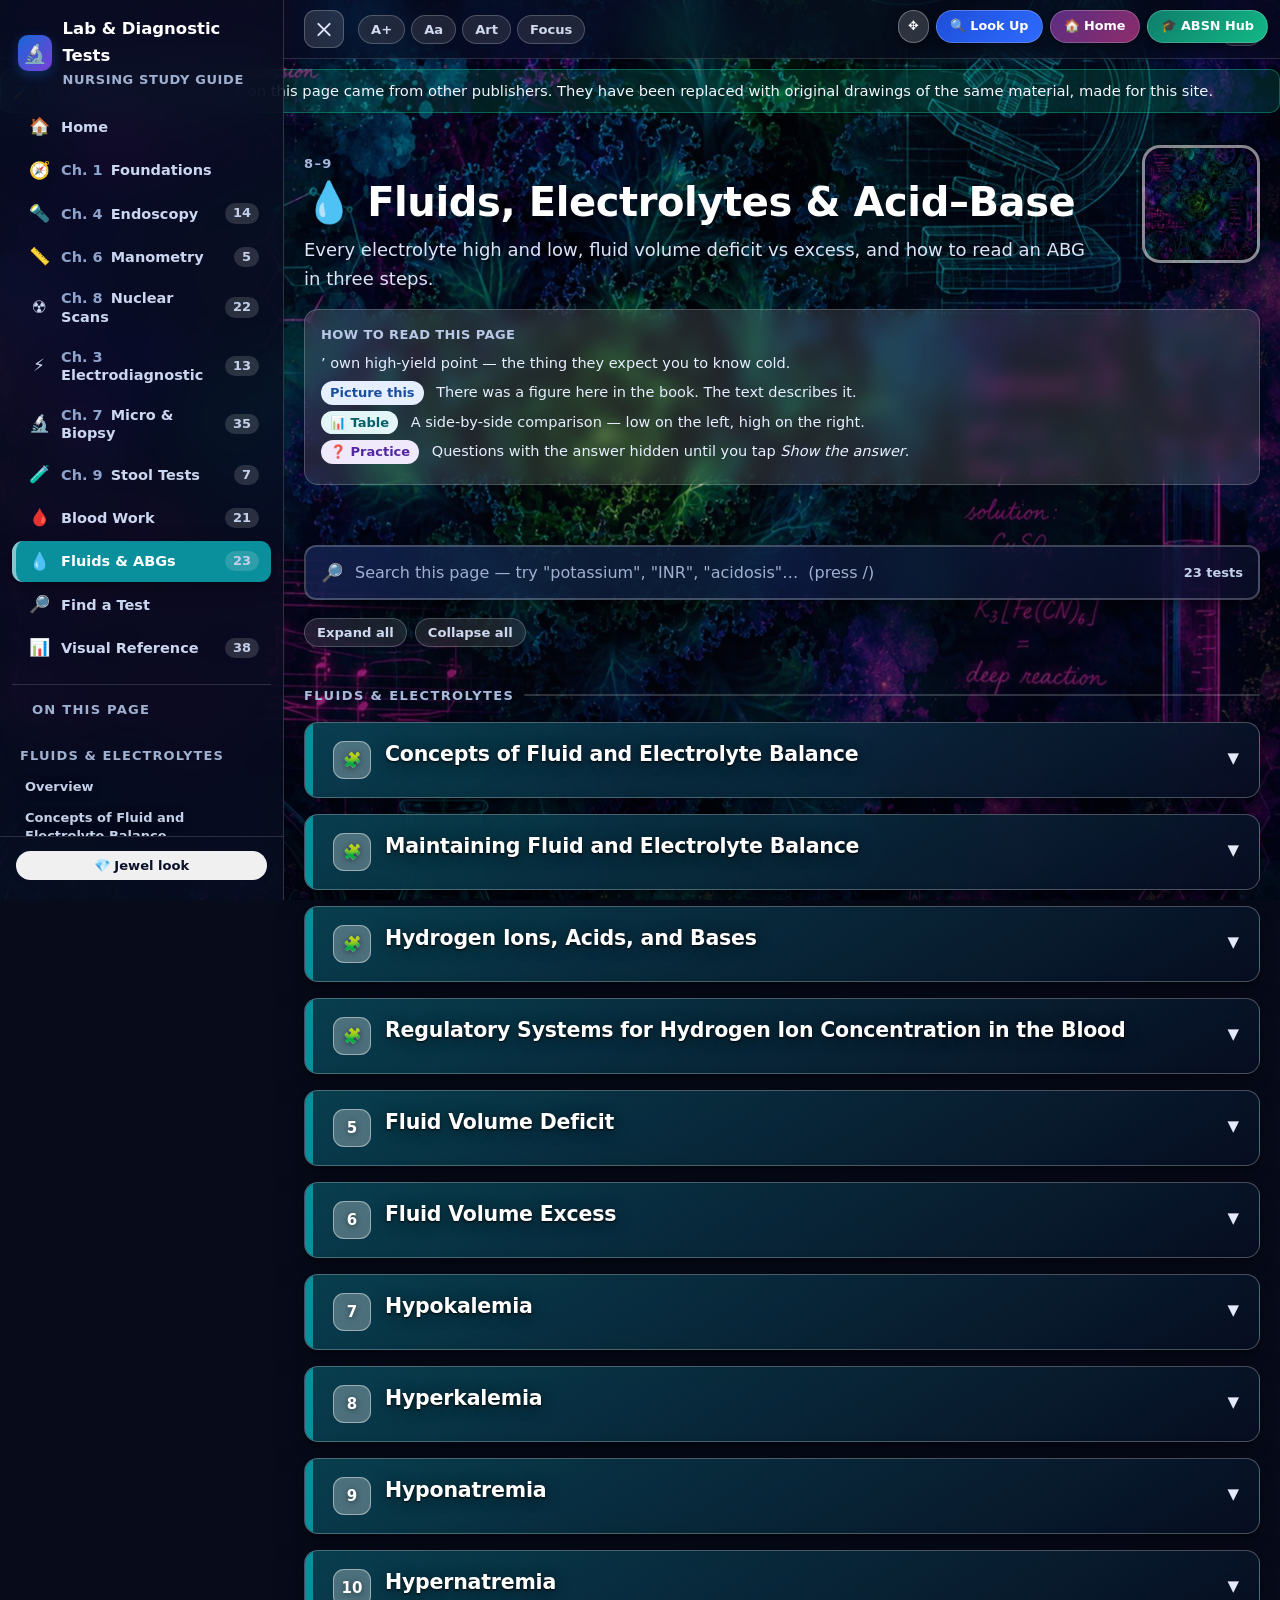
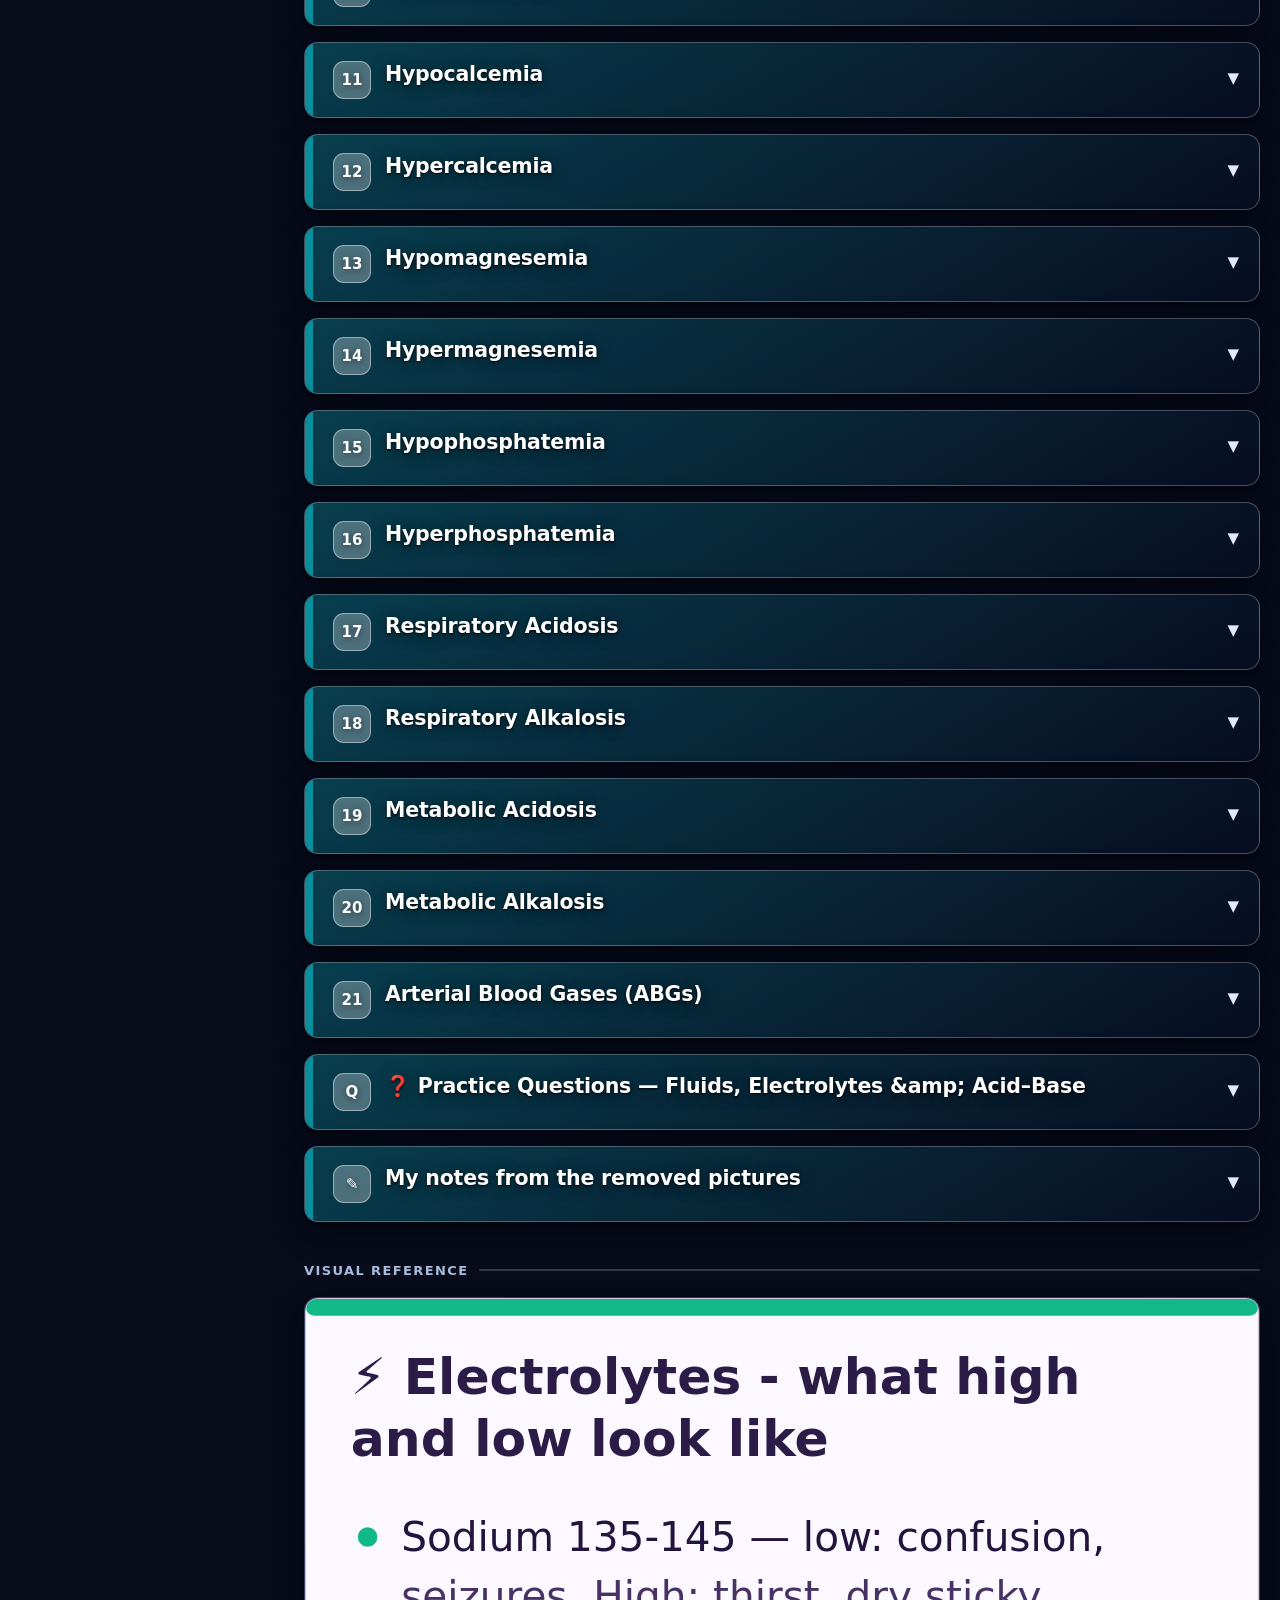
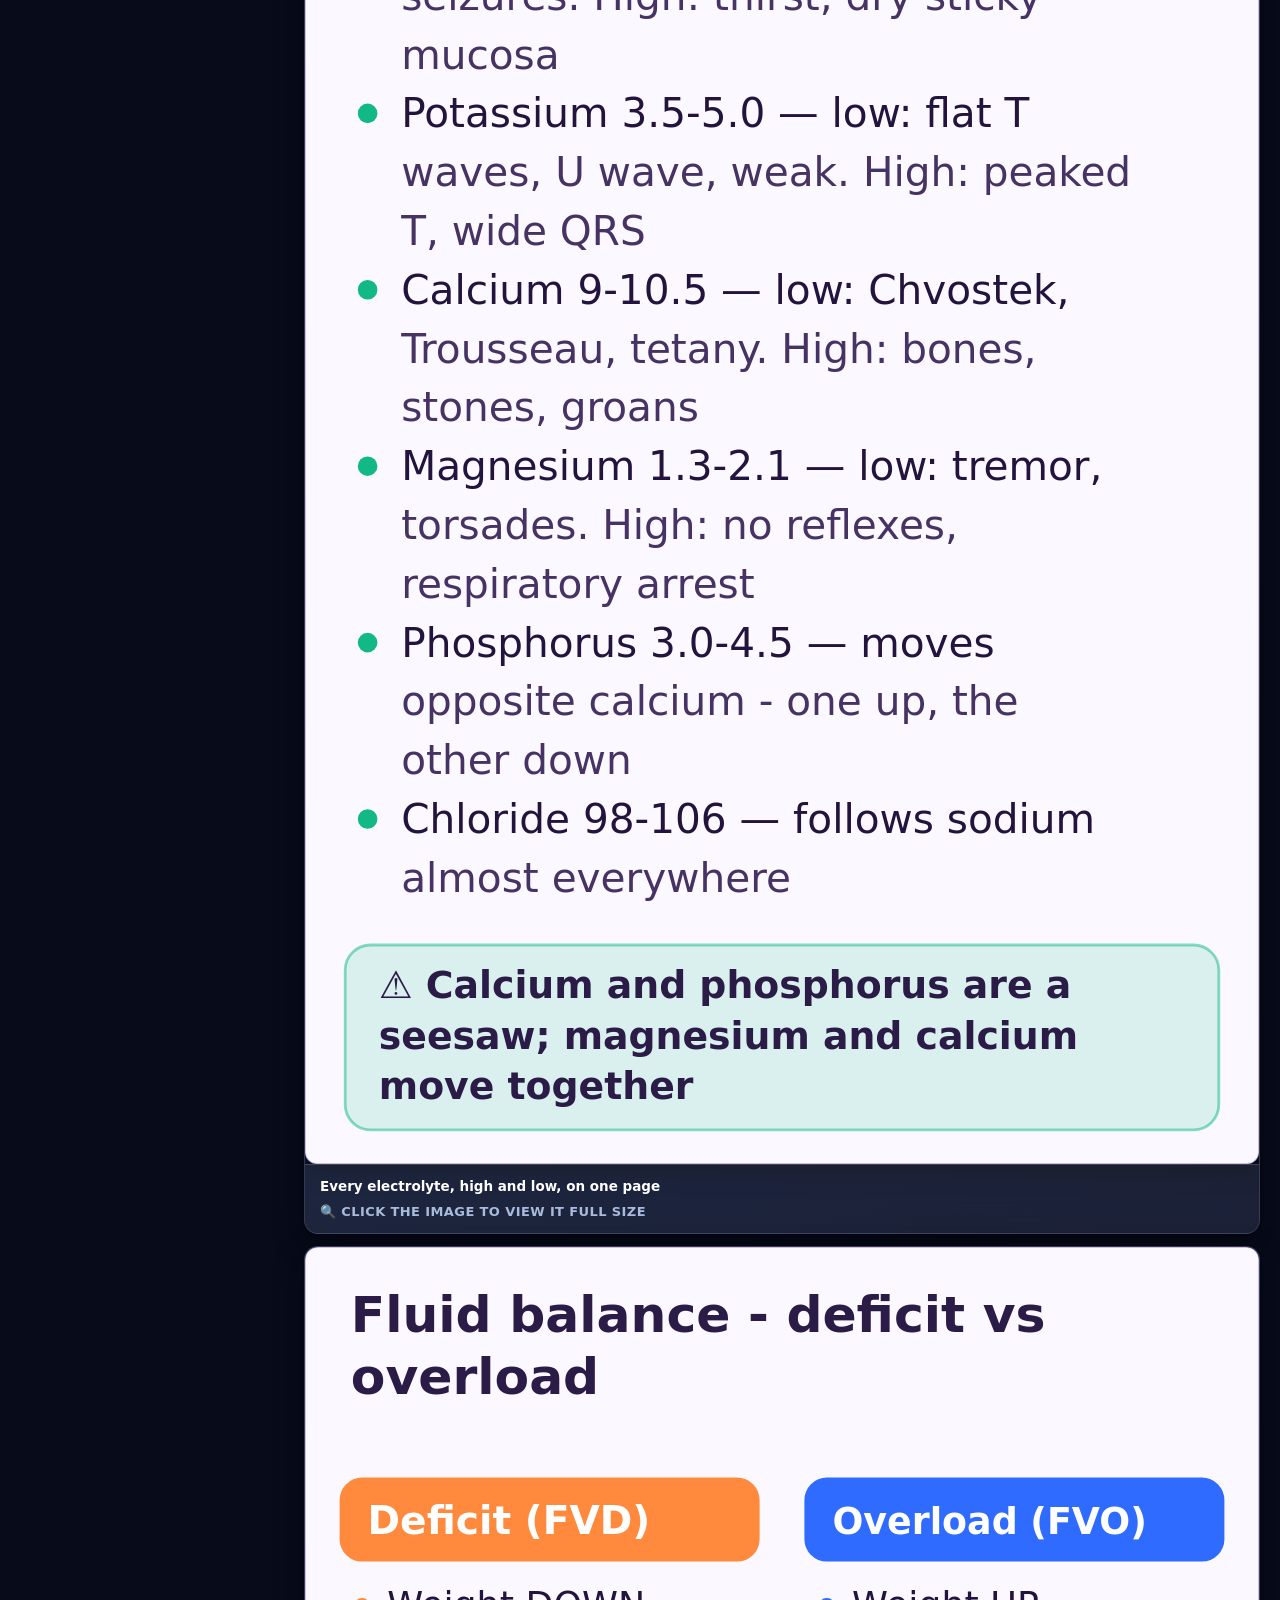
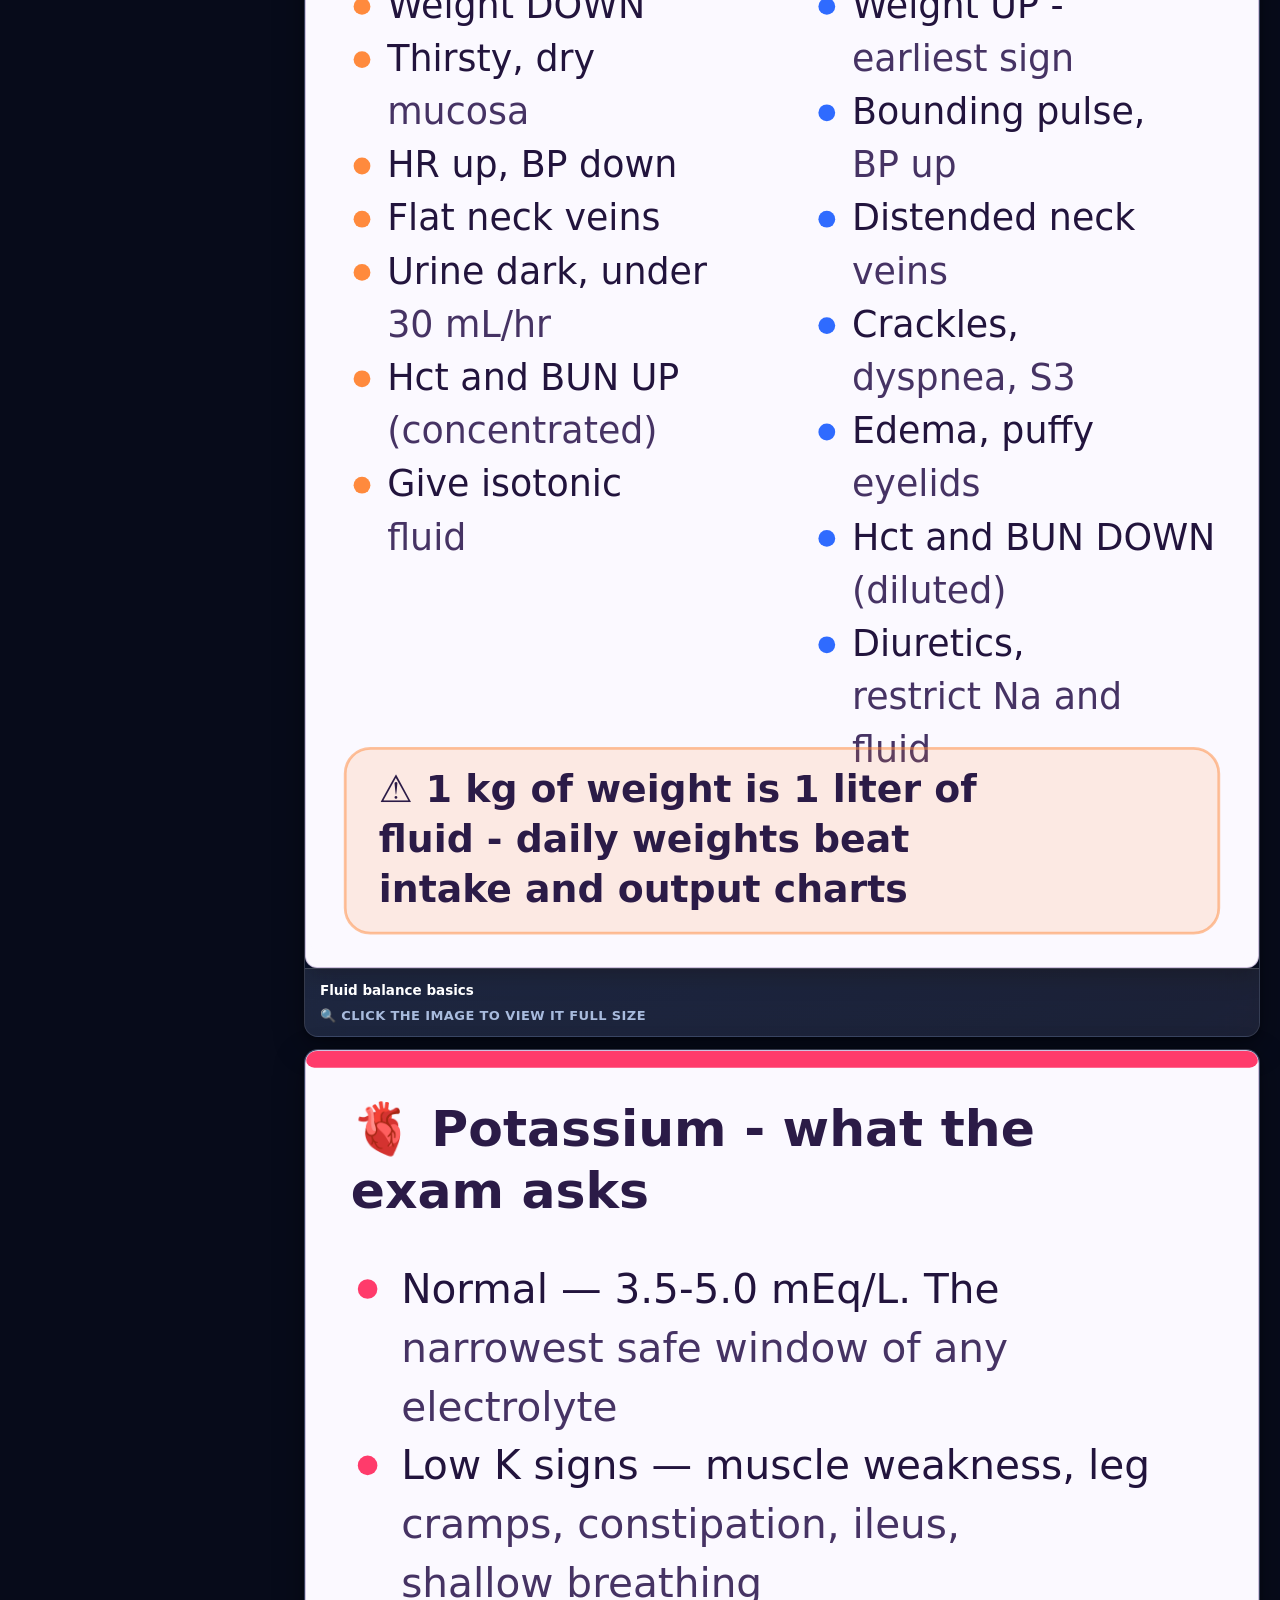
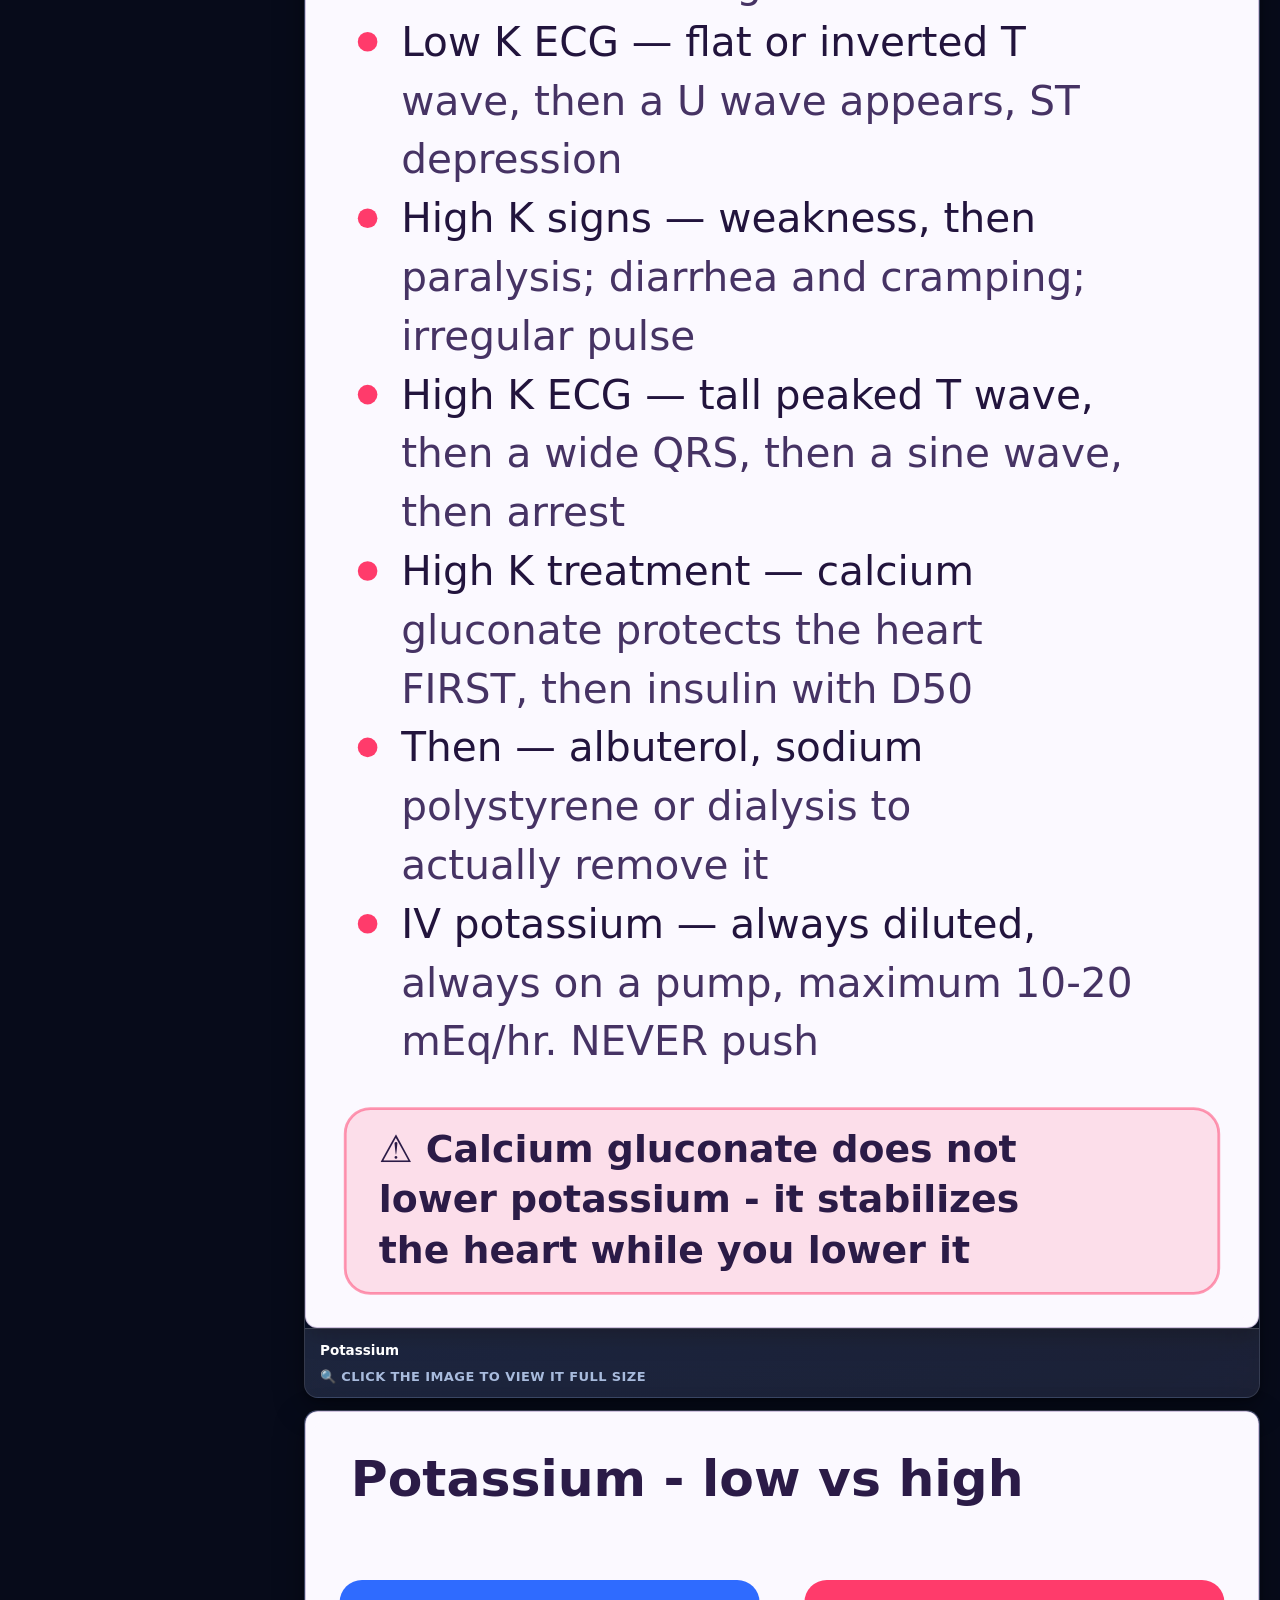
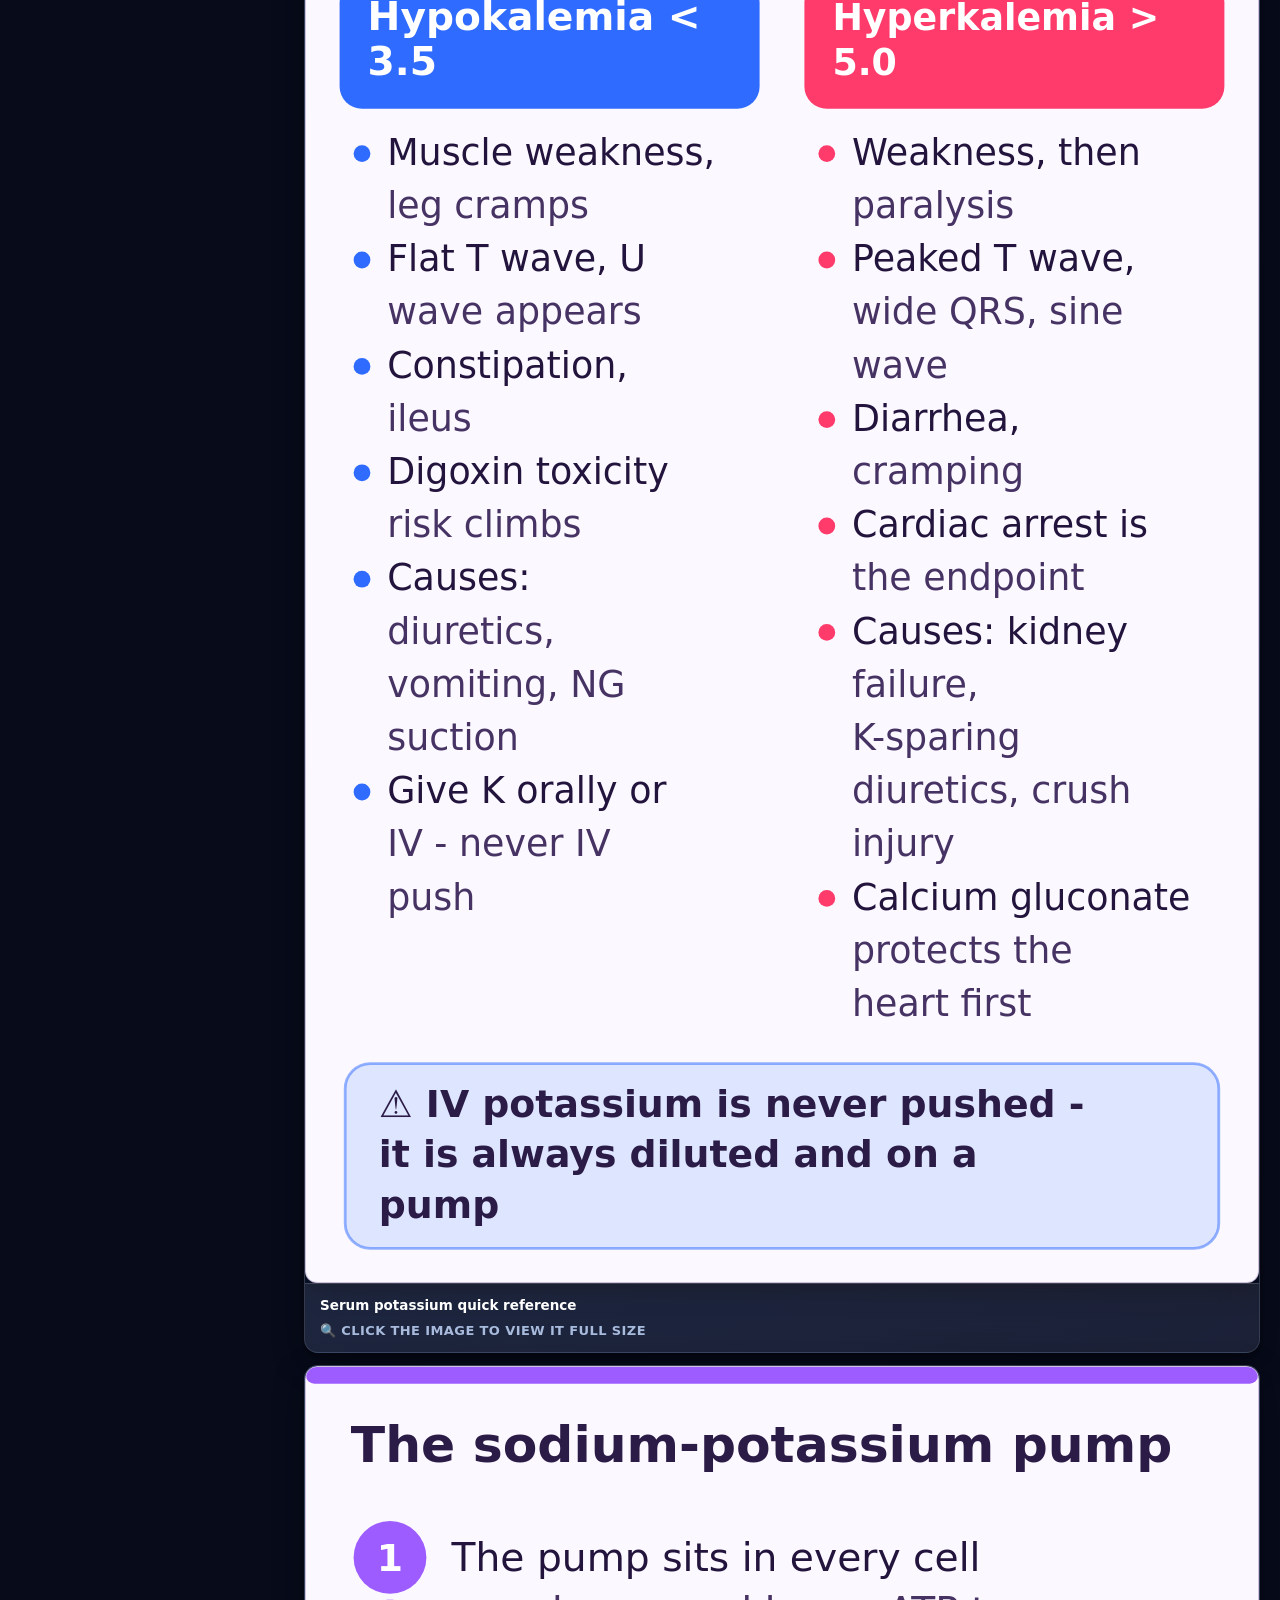
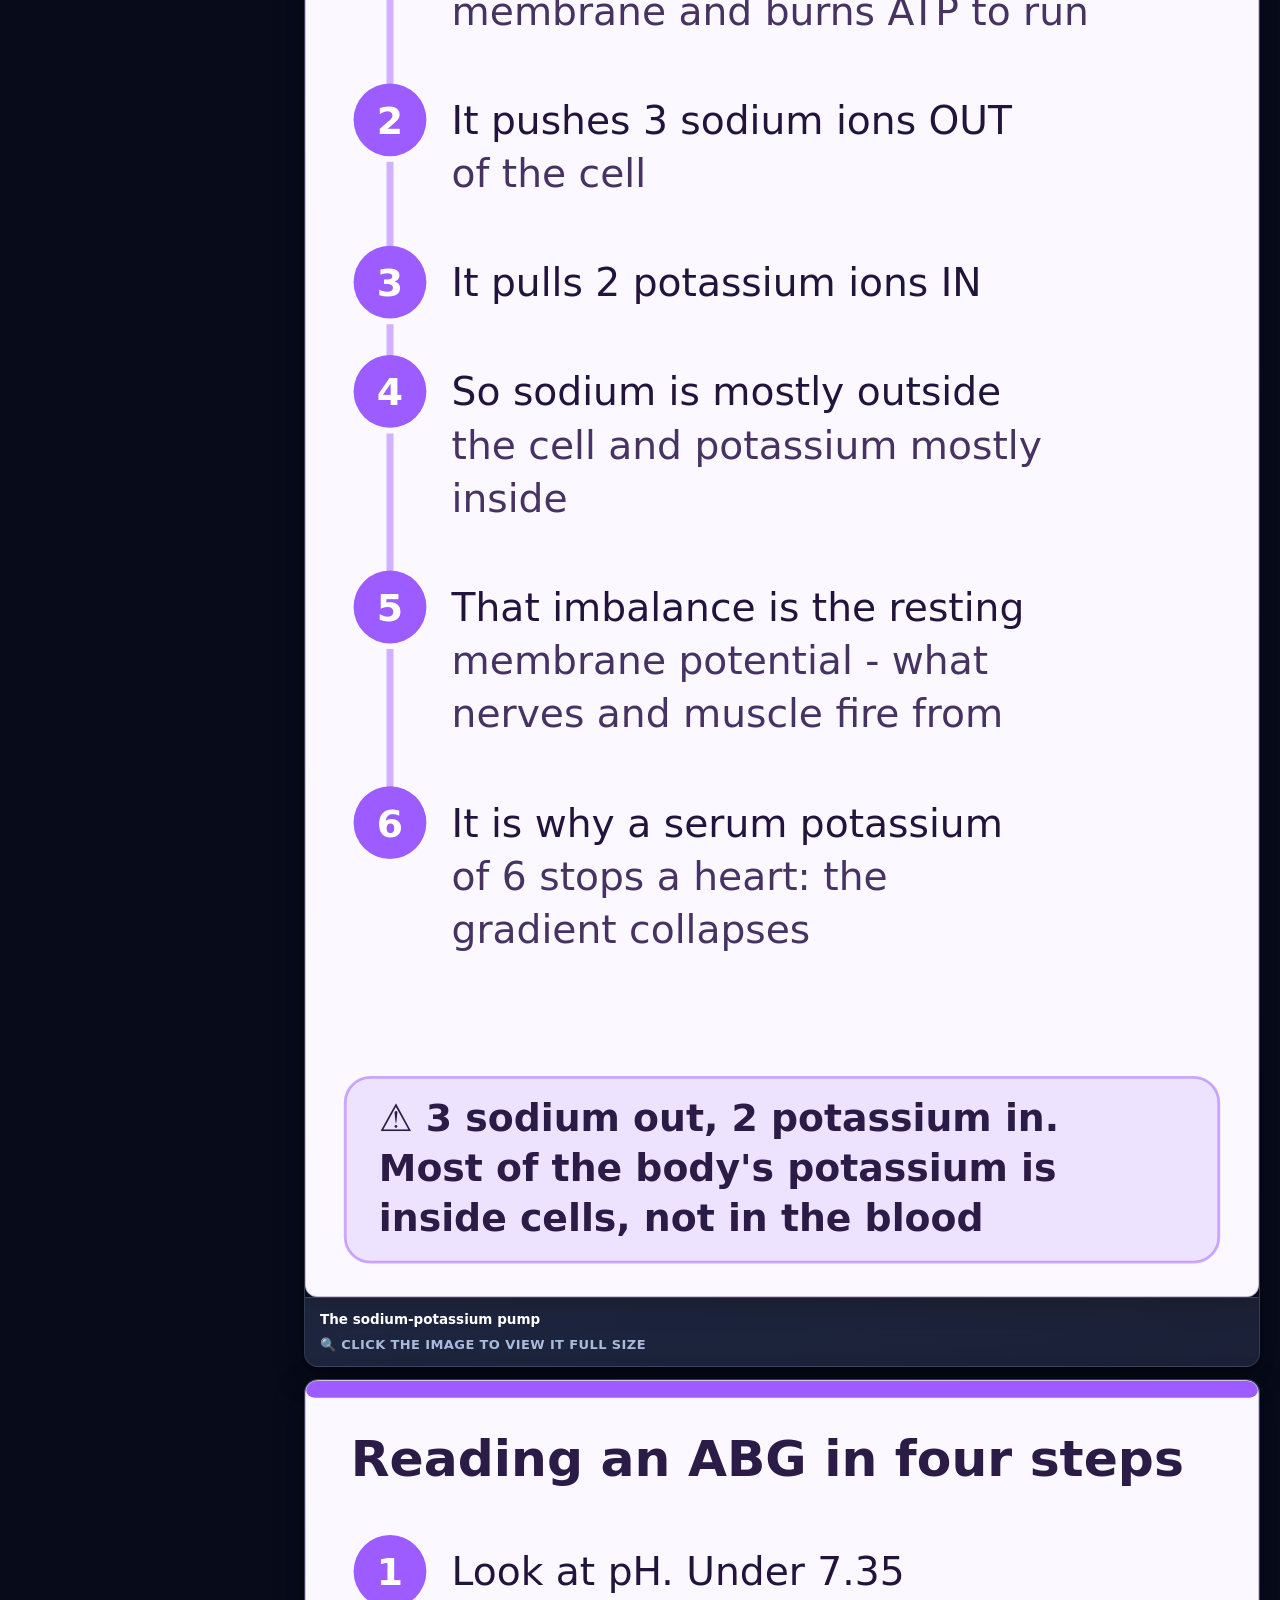
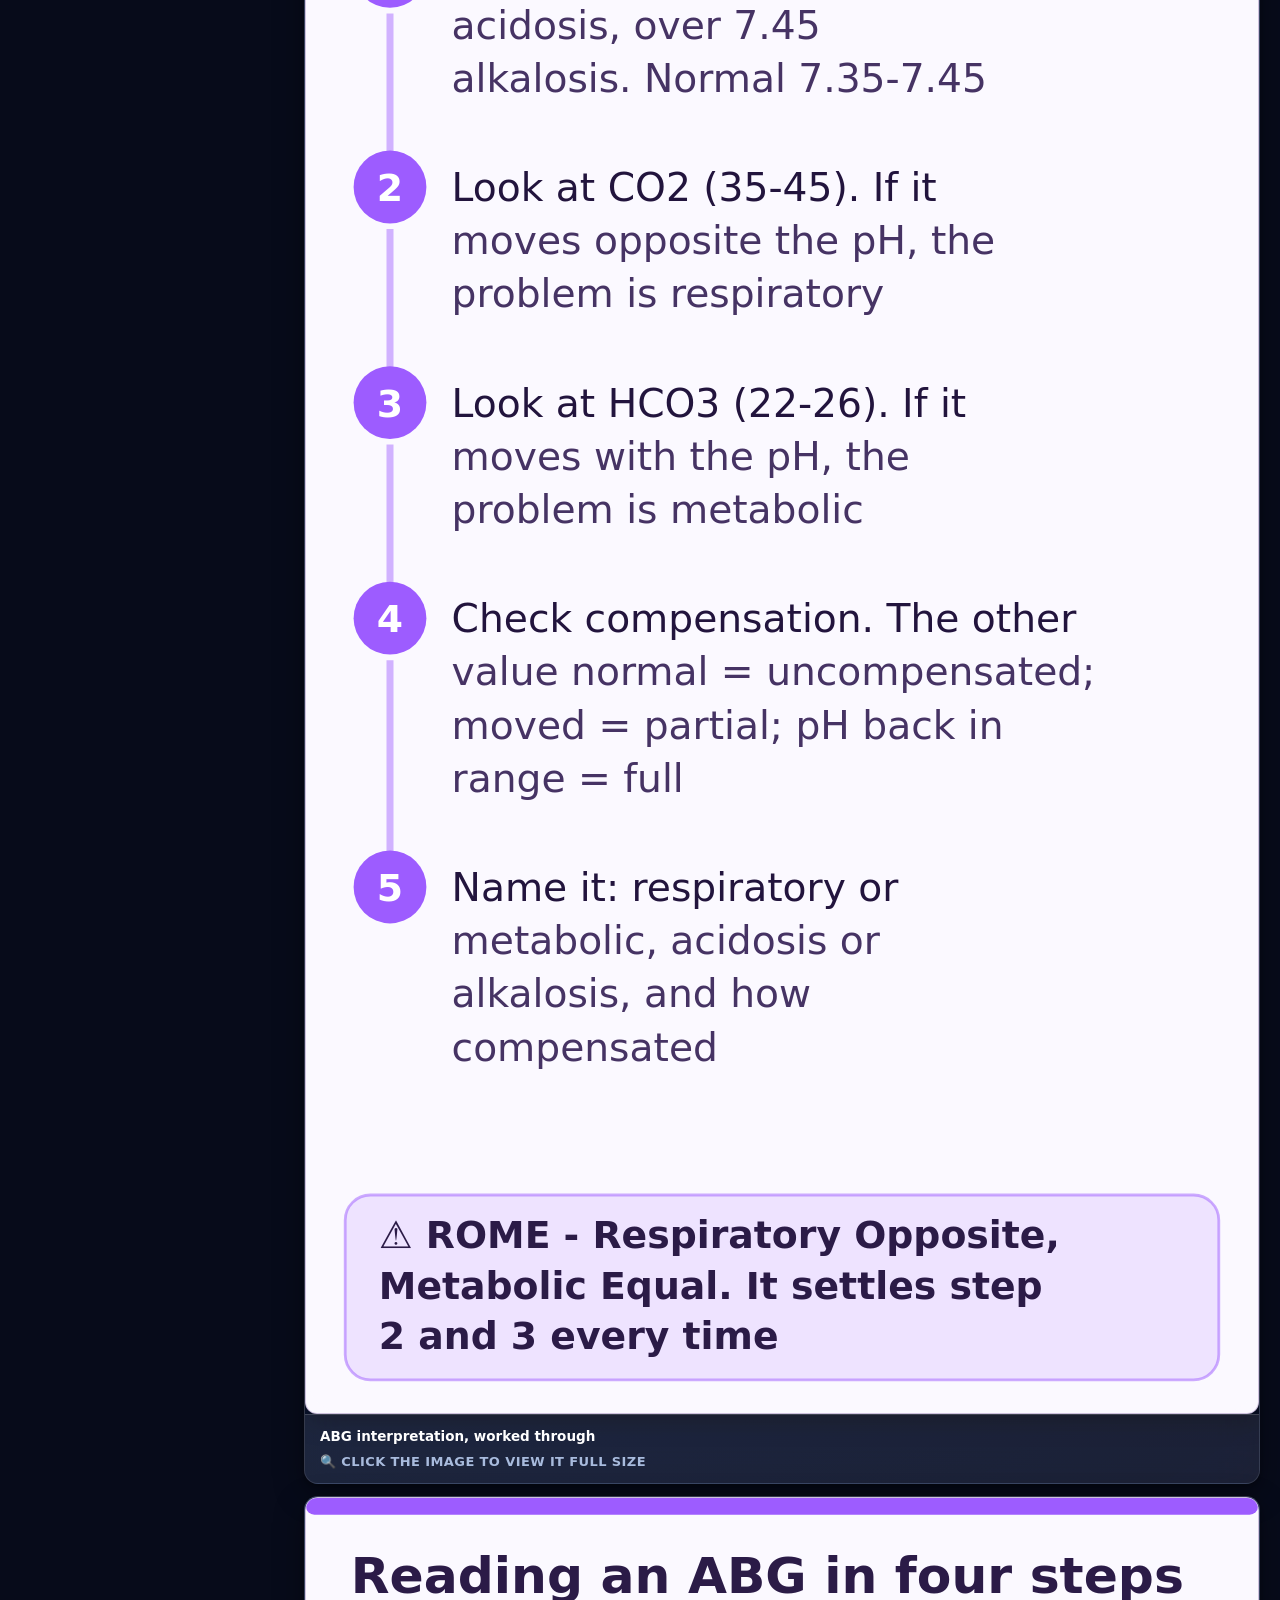
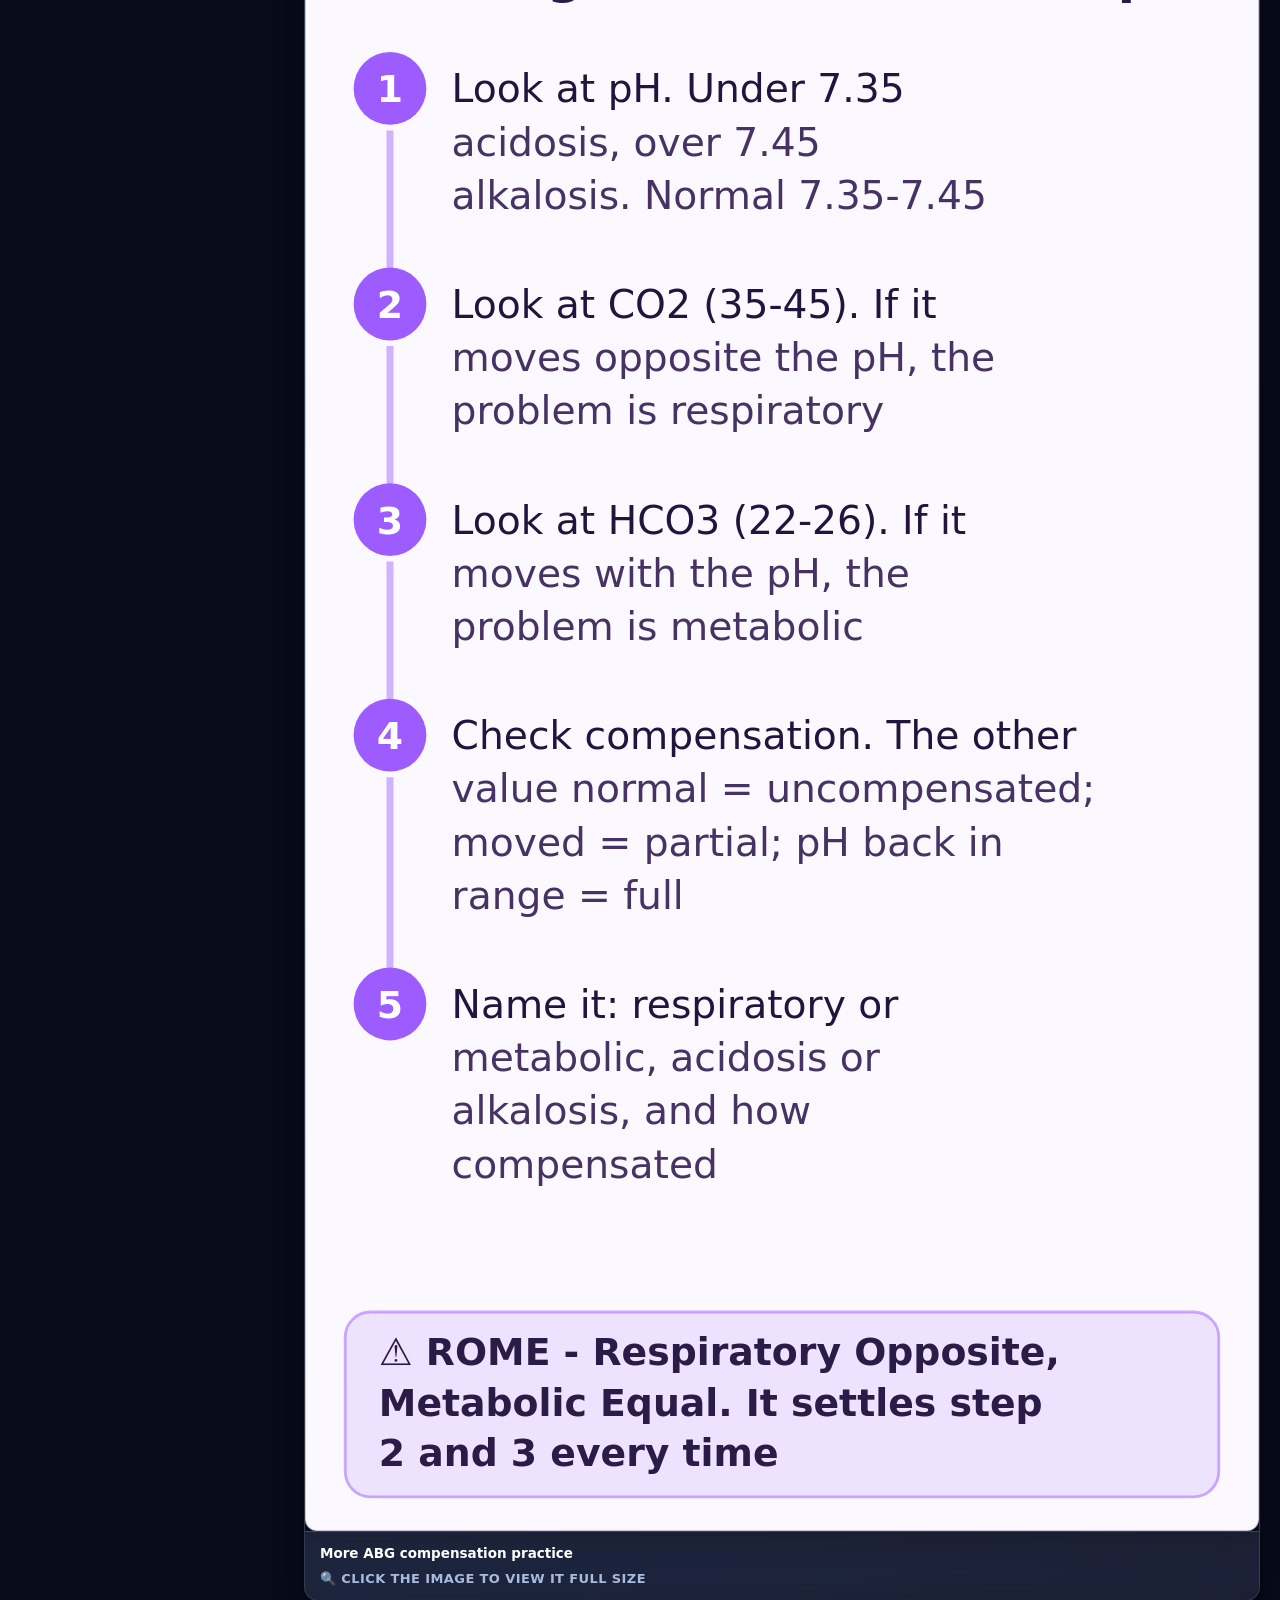
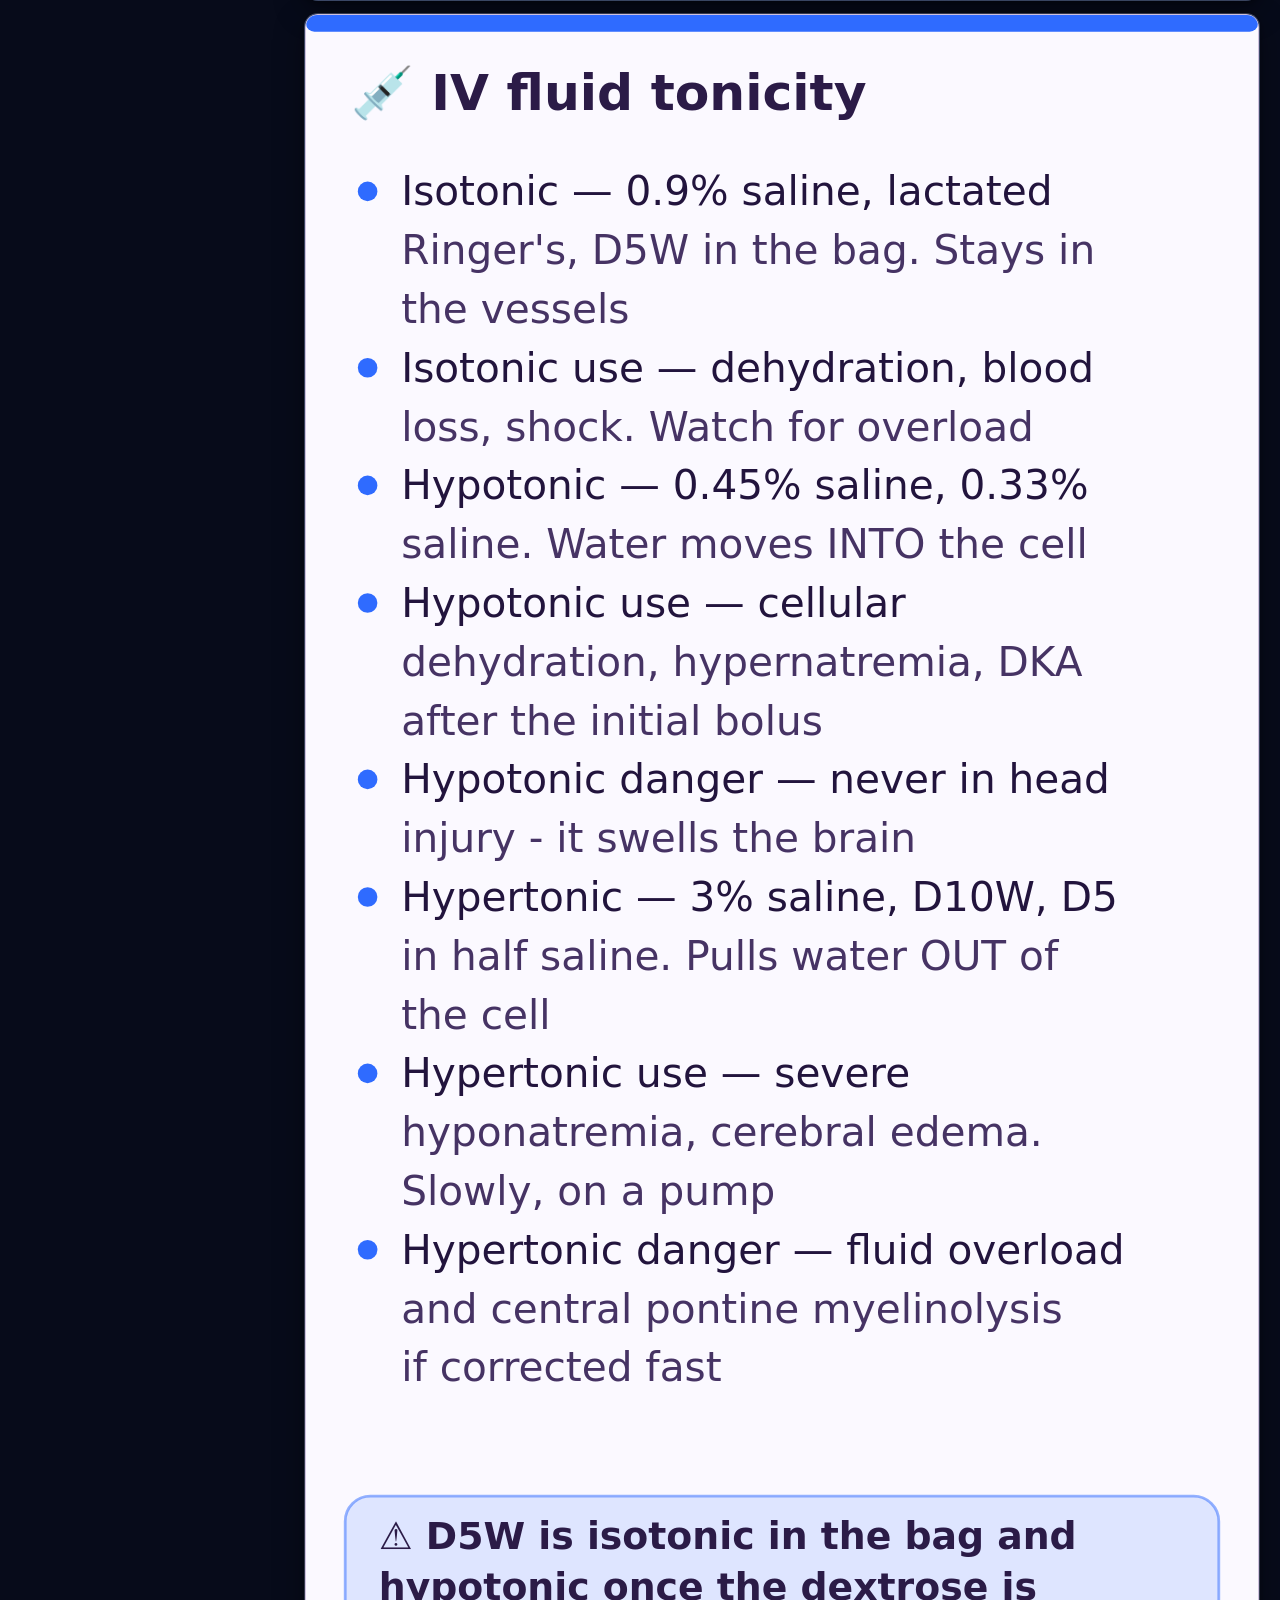
<file: pages/fluids.html>
<!DOCTYPE html>
<html lang="en">
<head>
<meta charset="utf-8">
<meta name="viewport" content="width=device-width, initial-scale=1">
<title>Fluids, Electrolytes &amp; Acid–Base · Lab &amp; Diagnostic Tests</title>
<meta name="description" content="Every electrolyte high and low, fluid volume deficit vs excess, and how to read an ABG in three steps.">
<link rel="icon" href="data:image/svg+xml,<svg xmlns='http://www.w3.org/2000/svg' viewBox='0 0 100 100'><text y='.9em' font-size='90'>🔬</text></svg>">
<link rel="stylesheet" href="../assets/css/style.css">
<style id="drawnfig-css">
/* Selectors are deliberately specific: a page rule like `.imggrid figure{overflow:hidden}`
   outranks a bare `.drawnfig` and was clipping the right-hand side of these figures off. */
figure.drawnfig,.imggrid figure.drawnfig{margin:12px 0;max-width:100%;min-width:0;
  overflow-x:auto;overflow-y:hidden;overscroll-behavior-x:contain;-webkit-overflow-scrolling:touch;
  background:none;border:0;display:block}
/* The plates are drawn on a 340px canvas and are never scaled below it - type that
   shrinks to 8px is unreadable - so a narrower column pans inside this box instead. */
figure.drawnfig>svg,.imggrid figure.drawnfig>svg{width:100%;min-width:340px;height:auto;display:block;
  border-radius:12px;border:1px solid rgba(120,90,160,.35);box-shadow:0 8px 22px rgba(0,0,0,.35);
  background:#fbf9ff;object-fit:none}
.drawn-note{margin:10px 0;padding:10px 12px;border-radius:10px;font-size:0.92rem;line-height:1.5;
  background:rgba(18,184,134,.16);border:1px solid rgba(18,184,134,.45);color:inherit}
/* A 340px track floor is wider than a 320px phone, so the grid pushed the page
   sideways. One full-width column below 720px, with a zero minimum. */
@media(max-width:720px){.imggrid{grid-template-columns:minmax(0,1fr)!important}}
</style>
<style id="snfig-css">
figure.snfig{margin:12px 0;max-width:100%;min-width:0;background:#fff;border-radius:12px;
  padding:8px;border:1px solid rgba(120,90,160,.35);box-shadow:0 8px 22px rgba(0,0,0,.35)}
figure.snfig img{display:block;width:100%;height:auto;border-radius:8px}
figure.snfig figcaption{display:flex;flex-wrap:wrap;gap:8px;align-items:center;justify-content:space-between;
  margin-top:8px;padding:8px 10px;border-radius:8px;background:rgba(157,92,255,.16);
  color:#2a1140;font-size:.9rem;line-height:1.45}
figure.snfig .snfull{display:inline-flex;align-items:center;min-height:44px;padding:6px 12px;
  border-radius:999px;background:#6d28d9;color:#fff;font-weight:800;text-decoration:none;font-size:.86rem}
</style>
</head>
<body class="jewel nav-open">
<style id="navDragCSS">
#navBtns{touch-action:none}
#navBtns.dragging{opacity:.9;cursor:grabbing}
#navBtns.hidden-by-overlay{display:none !important}
#nbGrip{cursor:grab;background:rgba(255,255,255,.16) !important;
  border:1px solid rgba(255,255,255,.3) !important;color:#fff !important;
  border-radius:22px;padding:7px 9px !important;font:900 .9rem 'Segoe UI',system-ui,sans-serif;
  line-height:1;user-select:none;box-shadow:0 4px 14px rgba(0,0,0,.5);flex:0 0 auto}
#nbGrip:hover{background:rgba(255,255,255,.32) !important}
#navBtns.dragging #nbGrip{cursor:grabbing}
@media print{#navBtns{display:none !important}}
</style>
<style id="a11yCSS">
/* keep wide things inside the viewport so magnifying never forces sideways scrolling */
img,svg,video,canvas{max-width:100%;height:auto}
pre,code,kbd{white-space:pre-wrap;overflow-wrap:anywhere}
.a11y-tblwrap{overflow-x:auto;max-width:100%;-webkit-overflow-scrolling:touch}
@media(max-width:1024px){
  #nav a{white-space:normal}
  .bar{margin-left:0 !important;margin-right:0 !important;max-width:100% !important}
}

/* rem (not em) so these can never compound down to unreadable sizes */
small,.eyebrow,.rail-sep,.sm-txt,.tiny,.fine,.cap,.foot{font-size:.82rem}
sub,sup{font-size:.72rem}

/* keep the fixed Home/ABSN cluster from sitting on top of page titles */
@media(max-width:1024px){
  header h1, header p, h1:first-of-type{padding-right:92px}
}
@media(max-width:560px){
  header h1, header p, h1:first-of-type{padding-right:80px}
}
</style>

<style id="navbtnCSS">
#navBtns{position:fixed;top:10px;right:12px;z-index:2147483000;display:flex;gap:7px;align-items:center}
#navBtns a,#navBtns button{
  display:inline-block;font:700 .8rem 'Segoe UI',system-ui,sans-serif;
  padding:7px 13px;border-radius:22px;text-decoration:none;cursor:pointer;
  border:1px solid rgba(255,255,255,.22);box-shadow:0 4px 14px rgba(0,0,0,.5);
  color:#fff;white-space:nowrap;line-height:1.3;
}
#navBtns .nbLook{background:linear-gradient(135deg,#1d4ed8,#2f6bff)}
#navBtns .nbHome{background:linear-gradient(135deg,#5a2d82,#8e2d6b)}
#navBtns .nbAbsn{background:linear-gradient(135deg,#0f7d6b,#12b886)}
#navBtns a:hover,#navBtns button:hover{filter:brightness(1.15)}
#navBtns a,#navBtns button{backdrop-filter:blur(6px);-webkit-backdrop-filter:blur(6px)}
/* magnified viewports report a narrow CSS width - shed the labels early so the
   cluster stops sitting on top of page headings */
@media(max-width:1024px){
  #navBtns{top:6px;right:6px;gap:5px}
  #navBtns .nbLabel{display:none}
  #navBtns a,#navBtns button{padding:8px 11px;font-size:1rem;line-height:1}
}
@media(max-width:560px){
  #navBtns a,#navBtns button{padding:7px 9px;font-size:.95rem}
}
@media print{#navBtns{display:none}}

</style>
<div id="navBtns"><a class="nbLook" href="https://arnold7777777.github.io/NUR-198-Study-Guide/Look%20It%20Up.html" target="_blank" rel="noopener" title="Look up any topic across all your sites">&#128269;<span class="nbLabel"> Look Up</span></a><a class="nbHome" href="../index.html" title="Back to this course's study hub">&#127968;<span class="nbLabel"> Home</span></a><a class="nbAbsn" href="https://arnold7777777.github.io/ABSN-Study-Hub/" onclick="return nbToAbsn(event)" title="Close this page and go back toward the ABSN Study Hub">&#127891;<span class="nbLabel"> ABSN Hub</span></a></div>
<script>if(window.top!==window.self){var _nb=document.getElementById("navBtns");if(_nb)_nb.style.display="none";}</script>
<script>
(function(){
  var ABSN='https://arnold7777777.github.io/ABSN-Study-Hub/';
  window.nbToAbsn=function(ev){
    if(ev&&ev.preventDefault)ev.preventDefault();
    /* On a sub-page: try to close this tab so the study hub behind it is revealed.
       Browsers only allow close() on script-opened tabs, so fall back to navigating. */
    try{ window.close(); }catch(e){}
    setTimeout(function(){ if(!window.closed) window.location.href=ABSN; },120);
    return false;
  };
})();
</script>

<div class="progress"></div>

<aside class="railnav" id="railnav" aria-label="Site navigation">
  <div class="rail-head">
    <a class="brand" href="../index.html">
      <span class="logo">🔬</span>
      <span>Lab &amp; Diagnostic Tests<small>Nursing study guide</small></span>
    </a>
  </div>
  <nav class="rail-links"><a href="../index.html"><span class="ni">🏠</span><span>Home</span></a><a href="foundations.html" style="--c:#1668d8"><span class="ni">🧭</span><span><b>Ch. 1</b> Foundations</span></a><a href="endoscopy.html" style="--c:#7b3fd4"><span class="ni">🔦</span><span><b>Ch. 4</b> Endoscopy</span><em>14</em></a><a href="manometry.html" style="--c:#0a8f9c"><span class="ni">📏</span><span><b>Ch. 6</b> Manometry</span><em>5</em></a><a href="nuclear.html" style="--c:#b56a00"><span class="ni">☢️</span><span><b>Ch. 8</b> Nuclear Scans</span><em>22</em></a><a href="electro.html" style="--c:#d1197f"><span class="ni">⚡</span><span><b>Ch. 3</b> Electrodiagnostic</span><em>13</em></a><a href="micro.html" style="--c:#0f8a4d"><span class="ni">🔬</span><span><b>Ch. 7</b> Micro &amp; Biopsy</span><em>35</em></a><a href="stool.html" style="--c:#8a5a2b"><span class="ni">🧪</span><span><b>Ch. 9</b> Stool Tests</span><em>7</em></a><a href="bloodwork.html" style="--c:#d92c3c"><span class="ni">🩸</span><span>Blood Work</span><em>21</em></a><a href="fluids.html" class="active" style="--c:#0a8f9c"><span class="ni">💧</span><span>Fluids &amp; ABGs</span><em>23</em></a><a href="find-a-test.html" style="--c:#4b46c9"><span class="ni">🔎</span><span>Find a Test</span></a><a href="lab-values.html" style="--c:#d92c3c"><span class="ni">📊</span><span>Visual Reference</span><em>38</em></a></nav>
  <div class="rail-toc sidebar"><div class="rail-sep">On this page</div><h4 style="margin-top:16px">Fluids &amp; electrolytes</h4><ol><li><a href="#s-overview-1">Overview</a></li><li><a href="#s-concepts-of-fluid-and-electrolyte-balance-2">Concepts of Fluid and Electrolyte Balance</a></li><li><a href="#s-maintaining-fluid-and-electrolyte-balance-3">Maintaining Fluid and Electrolyte Balance</a></li><li><a href="#s-fluid-volume-deficit-4">Fluid Volume Deficit</a></li><li><a href="#s-fluid-volume-excess-5">Fluid Volume Excess</a></li><li><a href="#s-hypokalemia-6">Hypokalemia</a></li><li><a href="#s-hyperkalemia-7">Hyperkalemia</a></li><li><a href="#s-hyponatremia-8">Hyponatremia</a></li><li><a href="#s-hypernatremia-9">Hypernatremia</a></li><li><a href="#s-hypocalcemia-10">Hypocalcemia</a></li><li><a href="#s-hypercalcemia-11">Hypercalcemia</a></li><li><a href="#s-hypomagnesemia-12">Hypomagnesemia</a></li><li><a href="#s-hypermagnesemia-13">Hypermagnesemia</a></li><li><a href="#s-hypophosphatemia-14">Hypophosphatemia</a></li><li><a href="#s-hyperphosphatemia-15">Hyperphosphatemia</a></li><li><a href="#s-practice-fe">&#10067; Practice questions</a></li></ol><h4 style="margin-top:16px">Acid–base &amp; ABGs</h4><ol><li><a href="#s-overview-16">Overview</a></li><li><a href="#s-hydrogen-ions-acids-and-bases-17">Hydrogen Ions, Acids, and Bases</a></li><li><a href="#s-regulatory-systems-for-hydrogen-ion-concentration-in-the-blo-18">Regulatory Systems for Hydrogen Ion Concentration in the Blood</a></li><li><a href="#s-respiratory-acidosis-19">Respiratory Acidosis</a></li><li><a href="#s-respiratory-alkalosis-20">Respiratory Alkalosis</a></li><li><a href="#s-metabolic-acidosis-21">Metabolic Acidosis</a></li><li><a href="#s-metabolic-alkalosis-22">Metabolic Alkalosis</a></li><li><a href="#s-arterial-blood-gases-abgs-23">Arterial Blood Gases (ABGs)</a></li><li><a href="#s-practice-abg">&#10067; Practice questions</a></li></ol></div>
  <div class="rail-foot">
    <button class="tool-btn wide" data-toggle="jewel" title="Switch between the jewel-glass look and a plain high-contrast one">💎 Jewel look</button>
  </div>
</aside>
<div class="rail-scrim" id="railScrim" hidden></div>

<header class="topbar">
  <div class="topbar-inner">
    <button class="navtoggle" id="navToggle" aria-label="Show or hide the menu" aria-expanded="true">
      <span></span><span></span><span></span>
    </button>
    <a class="brand brand-top" href="../index.html">
      <span class="logo">🔬</span>
      <span>Lab &amp; Diagnostic Tests<small>Nursing study guide</small></span>
    </a>
    <div class="tools">
      <button class="tool-btn" data-toggle="big-text" title="Larger text">A+</button>
      <button class="tool-btn" data-toggle="dyslexic" title="Easier-to-read font">Aa</button>
      <button class="tool-btn" data-toggle="art-bold" title="Show the background art more strongly">Art</button>
      <button class="tool-btn" data-toggle="focus" title="Dim everything except the card you opened">Focus</button>
    </div>
  </div>
</header><div class="drawn-note">🖌️ The pictures that used to sit on this page came from other publishers. They have been replaced with original drawings of the same material, made for this site.</div>

<div class="page-shell">

<div class="wrap">
  <div class="page-head">
    <div class="eyebrow"> 8–9</div>
    <h1>💧 Fluids, Electrolytes &amp; Acid–Base</h1>
    <p class="lede">Every electrolyte high and low, fluid volume deficit vs excess, and how to read an ABG in three steps.</p>
    <div class="head-art" aria-hidden="true"></div><div class="legend"><b>How to read this page</b><ul><li> &rsquo; own high-yield point &mdash; the thing they expect you to know cold.</li><li><span class="lg lg-pic">Picture this</span> There was a figure here in the book. The text describes it.</li><li><span class="lg lg-tab">&#128202; Table</span> A side-by-side comparison &mdash; low on the left, high on the right.</li><li><span class="lg lg-q">&#10067; Practice</span> Questions with the answer hidden until you tap <i>Show the answer</i>.</li></ul></div>
  </div>
</div>
<div class="wrap">
  <div class="layout">
    <main>
      <div class="searchbar"><span class="sicon">&#128270;</span><input id="search" type="search" placeholder="Search this page &mdash; try &quot;potassium&quot;, &quot;INR&quot;, &quot;acidosis&quot;&hellip;  (press /)" aria-label="Search"><span class="search-count"></span></div><div class="bulk"><button class="tool-btn" data-action="expand-all">Expand all</button><button class="tool-btn" data-action="collapse-all">Collapse all</button></div>
      <div class="section-label">Fluids &amp; electrolytes</div><article class="test-card" id="s-concepts-of-fluid-and-electrolyte-balance-1" data-search="concepts of fluid and electrolyte balance" style="--c:#0a8f9c;--cbg:#e2f6f8"><button class="test-head" aria-expanded="false"><span class="test-num">&#129513;</span><span class="test-title"><h3>Concepts of Fluid and Electrolyte Balance</h3></span><span class="chev">&#9660;</span></button><div class="test-body"><div class="sec open" style="--sc:#0a8f9c;--sbg:#e2f6f8"><div class="sec-body" style="border-top:0"><p>About 60 percent of an adult's body weight is water, and that water sits in two places: inside the cells (intracellular fluid, roughly two-thirds of it) and outside the cells (extracellular fluid, roughly one-third). Extracellular fluid is further split into the fluid between cells (interstitial) and the fluid in the blood vessels (intravascular, meaning plasma). Electrolytes are minerals that carry an electrical charge once dissolved, and their job is to run nerve impulses, contract muscle, and hold water where it belongs. Potassium, magnesium, and phosphate are the major intracellular electrolytes; sodium, chloride, and bicarbonate dominate the extracellular space. Water moves passively by osmosis toward the compartment with the higher solute concentration, so wherever sodium goes, water follows. Two pressures decide the direction of that movement: hydrostatic pressure pushes fluid out of the capillary, and oncotic pressure, generated mostly by albumin, pulls it back in. When you understand which electrolyte lives inside the cell versus outside, most imbalance signs become predictable rather than memorized.</p></div></div></div></article><article class="test-card" id="s-maintaining-fluid-and-electrolyte-balance-2" data-search="maintaining fluid and electrolyte balance" style="--c:#0a8f9c;--cbg:#e2f6f8"><button class="test-head" aria-expanded="false"><span class="test-num">&#129513;</span><span class="test-title"><h3>Maintaining Fluid and Electrolyte Balance</h3></span><span class="chev">&#9660;</span></button><div class="test-body"><div class="sec open" style="--sc:#0a8f9c;--sbg:#e2f6f8"><div class="sec-body" style="border-top:0"><p>The body defends fluid balance through thirst, the kidneys, and a set of hormones that adjust how much water and sodium are kept or dumped. Antidiuretic hormone, released by the posterior pituitary when serum osmolality rises or blood volume drops, tells the kidney tubules to reabsorb water, which concentrates the urine and dilutes the blood. Aldosterone from the adrenal cortex reabsorbs sodium and water in exchange for excreting potassium, so anything that raises aldosterone lowers serum potassium. The renin-angiotensin-aldosterone system is triggered by low renal perfusion and works to restore blood pressure and volume. Atrial natriuretic peptide, released when the atria are stretched by too much volume, opposes all of this by promoting sodium and water excretion. Normal serum osmolality is about 275 to 295 mOsm/kg, and it is the value the body works hardest to protect. Daily intake and output should roughly match, with adult urine output staying above 30 mL/hr; a sustained drop below that is the earliest reliable sign that perfusion or volume is failing. Daily weight is the single most sensitive measure of fluid change, because 1 kg of weight equals about 1 L of fluid.</p></div></div></div></article><article class="test-card" id="s-hydrogen-ions-acids-and-bases-3" data-search="hydrogen ions, acids, and bases" style="--c:#0a8f9c;--cbg:#e2f6f8"><button class="test-head" aria-expanded="false"><span class="test-num">&#129513;</span><span class="test-title"><h3>Hydrogen Ions, Acids, and Bases</h3></span><span class="chev">&#9660;</span></button><div class="test-body"><div class="sec open" style="--sc:#0a8f9c;--sbg:#e2f6f8"><div class="sec-body" style="border-top:0"><p>pH is simply a measure of how many free hydrogen ions are floating in a solution, expressed on an inverse scale: more hydrogen ions means a lower pH and a more acidic solution. An acid is a substance that donates hydrogen ions; a base is a substance that accepts them. Arterial blood is kept in a very narrow alkaline window, pH 7.35 to 7.45, and life becomes unsustainable outside roughly 6.8 to 7.8. The two acids the body must manage are carbonic acid, which is volatile because it can be exhaled as carbon dioxide, and fixed acids such as lactic acid and ketoacids, which must be buffered or excreted by the kidney. Because carbon dioxide combines with water to form carbonic acid, carbon dioxide behaves as an acid in every clinical calculation: retained CO2 lowers pH, exhaled CO2 raises it. Bicarbonate is the body's main circulating base, and the ratio of bicarbonate to carbonic acid, normally about 20 to 1, is what actually sets the pH. Hydrogen ions and potassium ions also trade places across the cell membrane, which is why acidosis tends to drive potassium out of cells and raise serum potassium, while alkalosis drives potassium in and lowers it.</p></div></div></div></article><article class="test-card" id="s-regulatory-systems-for-hydrogen-ion-concentration-in-the-blood-4" data-search="regulatory systems for hydrogen ion concentration in the blood" style="--c:#0a8f9c;--cbg:#e2f6f8"><button class="test-head" aria-expanded="false"><span class="test-num">&#129513;</span><span class="test-title"><h3>Regulatory Systems for Hydrogen Ion Concentration in the Blood</h3></span><span class="chev">&#9660;</span></button><div class="test-body"><div class="sec open" style="--sc:#0a8f9c;--sbg:#e2f6f8"><div class="sec-body" style="border-top:0"><p>Three systems defend blood pH, and they differ mainly in how fast they act and how much they can do. Chemical buffers act instantly, within seconds; the bicarbonate-carbonic acid buffer pair is the most important, supported by phosphate buffers, plasma proteins, and hemoglobin. The respiratory system is the second line and responds within minutes: chemoreceptors sense a rising hydrogen ion concentration and increase the rate and depth of breathing to blow off carbon dioxide, or slow breathing to retain it when the blood is too alkaline. The kidneys are the slowest but most powerful line, taking hours to days to reabsorb or excrete bicarbonate and to secrete hydrogen ions into the urine, often bound to ammonia or phosphate. The key clinical principle is that the system not causing the problem is the one that compensates: a respiratory problem is compensated by the kidneys, and a metabolic problem is compensated by the lungs. Compensation shifts pH back toward normal but never overshoots into the opposite range, which is how you can identify which disturbance came first. A patient whose compensating system is also impaired, such as someone in renal failure who then develops respiratory acidosis, decompensates quickly and is far more fragile than the numbers alone suggest.</p></div></div></div></article><article class="test-card" id="s-fluid-volume-deficit-5" data-search="fluid volume deficit" style="--c:#0a8f9c;--cbg:#e2f6f8"><button class="test-head" aria-expanded="false"><span class="test-num">5</span><span class="test-title"><h3>Fluid Volume Deficit</h3></span><span class="chev">&#9660;</span></button><div class="test-body"><div class="glance"><div class="glance-item g-normal"><b>&#9989; Normal</b>Fluid volume deficit is a state, not a single lab number. Supporting values: serum osmolality above 295 mOsm/kg and urine specific gravity above 1.030 indicate dehydration; normal osmolality is 275 to 295 mOsm/kg and normal specific gravity is 1.005 to 1.030. In isotonic deficit (true hypovolemia) sodium stays within 135 to 145 mEq/L because water and solute are lost together.</div></div><div class="sec" style="--sc:#0f8a4d;--sbg:#e5f7ec"><button class="sec-head" aria-expanded="false"><span class="sico">&#9989;</span>Normal Range &amp; Threshold<span class="mini-chev">&#9660;</span></button><div class="sec-body"><p>Fluid volume deficit is a state, not a single lab number. Supporting values: serum osmolality above 295 mOsm/kg and urine specific gravity above 1.030 indicate dehydration; normal osmolality is 275 to 295 mOsm/kg and normal specific gravity is 1.005 to 1.030. In isotonic deficit (true hypovolemia) sodium stays within 135 to 145 mEq/L because water and solute are lost together.</p></div></div><div class="sec" style="--sc:#1668d8;--sbg:#e8f1fe"><button class="sec-head" aria-expanded="false"><span class="sico">&#127919;</span>What Causes It<span class="mini-chev">&#9660;</span></button><div class="sec-body"><p>Vomiting, diarrhea, nasogastric suction, and fistula or wound drainage. Excessive diuresis from diuretics or from uncontrolled hyperglycemia (osmotic diuresis). Hemorrhage and third spacing into the peritoneum, bowel, or burned tissue. Fever, diaphoresis, hyperventilation, and prolonged inadequate oral intake, which is common in older adults whose thirst sensation is blunted and in patients who are NPO without replacement.</p></div></div><div class="sec" style="--sc:#7b3fd4;--sbg:#f2eafd"><button class="sec-head" aria-expanded="false"><span class="sico">&#128269;</span>Signs &amp; Symptoms<span class="mini-chev">&#9660;</span></button><div class="sec-body"><p>Neuro: restlessness and confusion progressing to lethargy; in older adults new confusion is often the first sign. Cardiovascular: tachycardia, weak thready pulse, flat neck veins, postural hypotension, narrowed pulse pressure, delayed capillary refill. Integumentary: dry mucous membranes, poor skin turgor (check over the sternum or forehead in older adults), absent tearing, sunken eyes. Renal: urine output below 30 mL/hr, concentrated dark urine, intense thirst. Other: acute weight loss, weakness, low-grade temperature elevation.</p></div></div><div class="sec" style="--sc:#b56a00;--sbg:#fff3dc"><button class="sec-head" aria-expanded="false"><span class="sico">&#128202;</span>Labs &amp; ECG<span class="mini-chev">&#9660;</span></button><div class="sec-body"><p>Hemoconcentration raises hematocrit, hemoglobin, serum protein, and BUN. BUN rises out of proportion to creatinine, giving a BUN-to-creatinine ratio above 20 to 1. Serum osmolality and urine specific gravity are elevated. Sodium is high in dehydration (water loss) and normal in isotonic hypovolemia (whole-fluid loss). ECG may show sinus tachycardia; potassium and other electrolytes shift depending on the source of loss, with GI losses typically lowering potassium.</p></div></div><div class="sec" style="--sc:#0a8f9c;--sbg:#e2f6f8"><button class="sec-head" aria-expanded="false"><span class="sico">&#129658;</span>Nursing Care<span class="mini-chev">&#9660;</span></button><div class="sec-body"><p>Restore volume first: establish IV access and give isotonic fluid, normal saline or lactated Ringer's, for hypovolemia; use hypotonic fluid such as 0.45 percent saline only for pure water deficit and only slowly. Monitor vital signs, level of consciousness, and hourly urine output; urine output above 30 mL/hr is the practical marker that perfusion is returning. Weigh daily at the same time on the same scale and record strict intake and output. Institute fall precautions and change positions slowly because of orthostatic hypotension. Provide frequent oral care, offer oral fluids the patient will actually drink, and treat the underlying cause, such as stopping the diuretic or controlling the vomiting. Monitor electrolytes and renal function throughout replacement, and watch for signs of overcorrection, especially crackles, dyspnea, and jugular venous distention in older adults and in patients with heart or kidney disease.</p></div></div><div class="sec" style="--sc:#d1197f;--sbg:#fdeaf4"><button class="sec-head" aria-expanded="false"><span class="sico">&#11088;</span>Clinical Priorities<span class="mini-chev">&#9660;</span></button><div class="sec-body"><p>Rule: hypovolemic shock is the danger. Rehydrate with isotonic fluid and treat a sustained urine output below 30 mL/hr, a falling blood pressure with rising heart rate, or a change in level of consciousness as an emergency, not as something to recheck next shift.</p></div></div></div></article><article class="test-card" id="s-fluid-volume-excess-6" data-search="fluid volume excess" style="--c:#0a8f9c;--cbg:#e2f6f8"><button class="test-head" aria-expanded="false"><span class="test-num">6</span><span class="test-title"><h3>Fluid Volume Excess</h3></span><span class="chev">&#9660;</span></button><div class="test-body"><div class="glance"><div class="glance-item g-normal"><b>&#9989; Normal</b>Fluid volume excess is also a clinical state. In dilutional (hypotonic) overload, serum sodium falls below 135 mEq/L and serum osmolality falls below 275 mOsm/kg; urine specific gravity falls below 1.005. In isotonic overload, sodium and osmolality remain normal while total body volume rises. A gain of 1 kg of body weight equals about 1 L of retained fluid.</div></div><div class="sec" style="--sc:#0f8a4d;--sbg:#e5f7ec"><button class="sec-head" aria-expanded="false"><span class="sico">&#9989;</span>Normal Range &amp; Threshold<span class="mini-chev">&#9660;</span></button><div class="sec-body"><p>Fluid volume excess is also a clinical state. In dilutional (hypotonic) overload, serum sodium falls below 135 mEq/L and serum osmolality falls below 275 mOsm/kg; urine specific gravity falls below 1.005. In isotonic overload, sodium and osmolality remain normal while total body volume rises. A gain of 1 kg of body weight equals about 1 L of retained fluid.</p></div></div><div class="sec" style="--sc:#1668d8;--sbg:#e8f1fe"><button class="sec-head" aria-expanded="false"><span class="sico">&#127919;</span>What Causes It<span class="mini-chev">&#9660;</span></button><div class="sec-body"><p>Heart failure, cirrhosis, nephrotic syndrome, and acute or chronic kidney injury, all of which impair excretion. Excessive or too-rapid IV fluid administration, especially isotonic saline in patients with cardiac or renal disease. Excessive sodium intake from diet, medications, or hypertonic saline. Corticosteroid therapy, hyperaldosteronism, and the syndrome of inappropriate antidiuretic hormone. Low serum albumin allows fluid to leak from the vessels into the interstitium, producing edema alongside intravascular depletion.</p></div></div><div class="sec" style="--sc:#7b3fd4;--sbg:#f2eafd"><button class="sec-head" aria-expanded="false"><span class="sico">&#128269;</span>Signs &amp; Symptoms<span class="mini-chev">&#9660;</span></button><div class="sec-body"><p>Respiratory: dyspnea, orthopnea, tachypnea, moist crackles, productive cough with frothy pink-tinged sputum in pulmonary edema; this is the system that kills. Cardiovascular: bounding pulse, tachycardia, elevated blood pressure, jugular venous distention, S3 gallop, elevated central venous pressure. Integumentary: dependent pitting edema, taut shiny skin, periorbital edema. Neuro: headache, confusion, and seizures when the excess is dilutional and sodium is low. Other: rapid weight gain, ascites, increased abdominal girth, polyuria if kidney function is intact.</p></div></div><div class="sec" style="--sc:#b56a00;--sbg:#fff3dc"><button class="sec-head" aria-expanded="false"><span class="sico">&#128202;</span>Labs &amp; ECG<span class="mini-chev">&#9660;</span></button><div class="sec-body"><p>Hemodilution lowers hematocrit, hemoglobin, BUN, and serum protein. Sodium and osmolality are low in dilutional overload and normal in isotonic overload. Urine specific gravity is decreased. Chest x-ray shows pulmonary congestion. ECG changes are nonspecific but atrial fibrillation and other dysrhythmias are common as the atria stretch; watch for changes reflecting an accompanying low potassium once diuretics are started.</p></div></div><div class="sec" style="--sc:#0a8f9c;--sbg:#e2f6f8"><button class="sec-head" aria-expanded="false"><span class="sico">&#129658;</span>Nursing Care<span class="mini-chev">&#9660;</span></button><div class="sec-body"><p>Position the patient upright in semi-Fowler's or high Fowler's to ease work of breathing, and assess respiratory status and lung sounds first. Administer oxygen as prescribed and give diuretics as ordered, most often a loop diuretic. Restrict fluid and sodium as prescribed and space allowed fluids across the day. Weigh daily before breakfast in the same clothing and keep strict intake and output; a gain of more than 1 kg in 24 hours or 2 kg in a week should be reported. Monitor potassium closely once loop or thiazide diuretics begin, because both waste potassium. Elevate edematous extremities, inspect and protect edematous skin, which breaks down easily, and reposition frequently. Teach the patient to weigh daily at home, read sodium labels, and report weight gain, increasing shortness of breath, or new orthopnea.</p></div></div><div class="sec" style="--sc:#d1197f;--sbg:#fdeaf4"><button class="sec-head" aria-expanded="false"><span class="sico">&#11088;</span>Clinical Priorities<span class="mini-chev">&#9660;</span></button><div class="sec-body"><p>Rule: pulmonary edema is the emergency. New crackles, dyspnea, or frothy pink sputum means sit the patient up, give oxygen, stop or slow the IV, and notify the provider immediately.</p></div></div></div></article><article class="test-card" id="s-hypokalemia-7" data-search="hypokalemia" style="--c:#0a8f9c;--cbg:#e2f6f8"><button class="test-head" aria-expanded="false"><span class="test-num">7</span><span class="test-title"><h3>Hypokalemia</h3></span><span class="chev">&#9660;</span></button><div class="test-body"><div class="glance"><div class="glance-item g-normal"><b>&#9989; Normal</b>Normal serum potassium is 3.5 to 5.0 mEq/L. Hypokalemia is a level below 3.5 mEq/L; below 2.5 mEq/L is life-threatening.</div></div><div class="sec" style="--sc:#0f8a4d;--sbg:#e5f7ec"><button class="sec-head" aria-expanded="false"><span class="sico">&#9989;</span>Normal Range &amp; Threshold<span class="mini-chev">&#9660;</span></button><div class="sec-body"><p>Normal serum potassium is 3.5 to 5.0 mEq/L. Hypokalemia is a level below 3.5 mEq/L; below 2.5 mEq/L is life-threatening.</p></div></div><div class="sec" style="--sc:#1668d8;--sbg:#e8f1fe"><button class="sec-head" aria-expanded="false"><span class="sico">&#127919;</span>What Causes It<span class="mini-chev">&#9660;</span></button><div class="sec-body"><p>Potassium-wasting diuretics (loop and thiazide) are the most common cause. GI losses through vomiting, diarrhea, nasogastric suction, laxative abuse, and ileostomy drainage. Corticosteroids and hyperaldosteronism, which trade sodium retention for potassium loss. Alkalosis and insulin administration, both of which shift potassium into the cells without changing total body stores. Inadequate intake in prolonged NPO status, alcohol use disorder, anorexia, and total parenteral nutrition without adequate potassium. Excessive diaphoresis and hyperglycemia-driven diuresis.</p></div></div><div class="sec" style="--sc:#7b3fd4;--sbg:#f2eafd"><button class="sec-head" aria-expanded="false"><span class="sico">&#128269;</span>Signs &amp; Symptoms<span class="mini-chev">&#9660;</span></button><div class="sec-body"><p>Everything gets weak and slow because potassium is required for muscle and nerve excitability. Cardiac: weak irregular pulse, dysrhythmias, orthostatic hypotension, and increased sensitivity to digoxin toxicity. Neuromuscular: generalized muscle weakness starting in the legs, leg cramps, hyporeflexia, paresthesias, and in severe cases respiratory muscle weakness with shallow ineffective breathing. GI: decreased motility, anorexia, nausea, abdominal distention, hypoactive or absent bowel sounds, paralytic ileus. Neuro: lethargy, confusion. Renal: dilute urine and increased thirst.</p></div></div><div class="sec" style="--sc:#b56a00;--sbg:#fff3dc"><button class="sec-head" aria-expanded="false"><span class="sico">&#128202;</span>Labs &amp; ECG<span class="mini-chev">&#9660;</span></button><div class="sec-body"><p>Serum potassium below 3.5 mEq/L. ECG shows flattened or inverted T waves, ST depression, a prominent U wave, and a prolonged PR interval; premature ventricular contractions and ventricular dysrhythmias follow as the level drops. Magnesium is often low at the same time and must be checked, because potassium cannot be corrected while magnesium remains low. Arterial pH is often alkalotic. Digoxin level should be reviewed in any patient on digoxin.</p></div></div><div class="sec" style="--sc:#0a8f9c;--sbg:#e2f6f8"><button class="sec-head" aria-expanded="false"><span class="sico">&#129658;</span>Nursing Care<span class="mini-chev">&#9660;</span></button><div class="sec-body"><p>Place the patient on continuous cardiac monitoring if the level is significantly low or symptoms are present. Give oral potassium with food or a full glass of water to prevent GI irritation. IV potassium must always be diluted and given by infusion pump, never by IV push and never as a bolus; a common maximum peripheral rate is 10 mEq/hr, and rates above that require central access and continuous monitoring per facility policy. Assess that urine output is adequate, above 30 mL/hr, before giving potassium, because potassium is excreted by the kidneys. Inspect the IV site frequently, since potassium is highly irritating and causes phlebitis and tissue damage on infiltration. Monitor for digoxin toxicity, hold potassium-wasting diuretics as prescribed, and teach potassium-rich foods such as bananas, oranges, potatoes, tomatoes, spinach, avocado, and dried fruit. Correct low magnesium concurrently.</p></div></div><div class="sec" style="--sc:#d1197f;--sbg:#fdeaf4"><button class="sec-head" aria-expanded="false"><span class="sico">&#11088;</span>Clinical Priorities<span class="mini-chev">&#9660;</span></button><div class="sec-body"><p>Rule: potassium is never given IV push. Concentrated IV potassium given as a bolus causes cardiac arrest. Always dilute, always use a pump, always confirm urine output first.</p></div></div></div></article><article class="test-card" id="s-hyperkalemia-8" data-search="hyperkalemia" style="--c:#0a8f9c;--cbg:#e2f6f8"><button class="test-head" aria-expanded="false"><span class="test-num">8</span><span class="test-title"><h3>Hyperkalemia</h3></span><span class="chev">&#9660;</span></button><div class="test-body"><div class="glance"><div class="glance-item g-normal"><b>&#9989; Normal</b>Normal serum potassium is 3.5 to 5.0 mEq/L. Hyperkalemia is a level above 5.0 mEq/L; above 6.5 mEq/L is a medical emergency with imminent risk of lethal dysrhythmia.</div></div><div class="sec" style="--sc:#0f8a4d;--sbg:#e5f7ec"><button class="sec-head" aria-expanded="false"><span class="sico">&#9989;</span>Normal Range &amp; Threshold<span class="mini-chev">&#9660;</span></button><div class="sec-body"><p>Normal serum potassium is 3.5 to 5.0 mEq/L. Hyperkalemia is a level above 5.0 mEq/L; above 6.5 mEq/L is a medical emergency with imminent risk of lethal dysrhythmia.</p></div></div><div class="sec" style="--sc:#1668d8;--sbg:#e8f1fe"><button class="sec-head" aria-expanded="false"><span class="sico">&#127919;</span>What Causes It<span class="mini-chev">&#9660;</span></button><div class="sec-body"><p>Kidney failure is the leading cause, because the kidney is the main route of potassium excretion. Potassium-sparing diuretics such as spironolactone, ACE inhibitors, angiotensin receptor blockers, and NSAIDs. Excessive potassium intake including salt substitutes, potassium supplements, and rapid IV replacement. Cellular release of potassium in acidosis, crush injury, burns, rhabdomyolysis, tumor lysis syndrome, and transfusion of aged blood. Adrenal insufficiency (Addison disease) from low aldosterone. Pseudohyperkalemia from a hemolyzed specimen or prolonged tourniquet time, which must be ruled out before treating an unexpected result.</p></div></div><div class="sec" style="--sc:#7b3fd4;--sbg:#f2eafd"><button class="sec-head" aria-expanded="false"><span class="sico">&#128269;</span>Signs &amp; Symptoms<span class="mini-chev">&#9660;</span></button><div class="sec-body"><p>Early irritability gives way to weakness and paralysis. Cardiac: bradycardia, hypotension, irregular rhythm, and dysrhythmias progressing to ventricular fibrillation and asystole. Neuromuscular: early muscle twitching, cramps, and paresthesias, particularly around the mouth and in the hands and feet, followed by ascending flaccid weakness and loss of deep tendon reflexes. GI: hyperactive bowel sounds, nausea, cramping, diarrhea. Renal: oliguria if kidney failure is the cause.</p></div></div><div class="sec" style="--sc:#b56a00;--sbg:#fff3dc"><button class="sec-head" aria-expanded="false"><span class="sico">&#128202;</span>Labs &amp; ECG<span class="mini-chev">&#9660;</span></button><div class="sec-body"><p>Serum potassium above 5.0 mEq/L. ECG changes are the most important finding and appear in a predictable order: tall peaked narrow T waves first, then a widening QRS and prolonged PR interval, then flattened or absent P waves, then a sine-wave pattern preceding ventricular fibrillation or asystole. Check whether the sample was hemolyzed. Associated findings include metabolic acidosis, elevated BUN and creatinine in renal failure, and elevated creatine kinase in rhabdomyolysis.</p></div></div><div class="sec" style="--sc:#0a8f9c;--sbg:#e2f6f8"><button class="sec-head" aria-expanded="false"><span class="sico">&#129658;</span>Nursing Care<span class="mini-chev">&#9660;</span></button><div class="sec-body"><p>Get an ECG and put the patient on continuous cardiac monitoring immediately; the ECG, not the number alone, drives urgency. Stop all potassium sources, including IV fluids containing potassium, supplements, and salt substitutes. For cardiac toxicity, IV calcium gluconate is given first to stabilize the myocardium; it does not lower potassium but protects the heart. Shift potassium into cells with IV regular insulin plus dextrose, and with a beta-2 agonist such as nebulized albuterol; sodium bicarbonate is used if acidosis is present. Then remove potassium from the body with a potassium-binding agent such as sodium polystyrene sulfonate or a newer binder, with loop diuretics if renal function permits, or with dialysis, which is the definitive treatment in renal failure. Teach avoidance of salt substitutes, which are potassium chloride, and of high-potassium foods.</p></div></div><div class="sec" style="--sc:#d1197f;--sbg:#fdeaf4"><button class="sec-head" aria-expanded="false"><span class="sico">&#11088;</span>Clinical Priorities<span class="mini-chev">&#9660;</span></button><div class="sec-body"><p>Rule: hyperkalemia stops the heart. A potassium above 6.5 mEq/L or any peaked T waves with a widening QRS is a cardiac arrest in progress. Calcium gluconate protects the myocardium first; insulin with dextrose shifts potassium in; dialysis or a binder actually removes it.</p></div></div></div></article><article class="test-card" id="s-hyponatremia-9" data-search="hyponatremia" style="--c:#0a8f9c;--cbg:#e2f6f8"><button class="test-head" aria-expanded="false"><span class="test-num">9</span><span class="test-title"><h3>Hyponatremia</h3></span><span class="chev">&#9660;</span></button><div class="test-body"><div class="glance"><div class="glance-item g-normal"><b>&#9989; Normal</b>Normal serum sodium is 135 to 145 mEq/L. Hyponatremia is a level below 135 mEq/L; below 120 mEq/L carries a high risk of seizures, cerebral edema, and coma.</div></div><div class="sec" style="--sc:#0f8a4d;--sbg:#e5f7ec"><button class="sec-head" aria-expanded="false"><span class="sico">&#9989;</span>Normal Range &amp; Threshold<span class="mini-chev">&#9660;</span></button><div class="sec-body"><p>Normal serum sodium is 135 to 145 mEq/L. Hyponatremia is a level below 135 mEq/L; below 120 mEq/L carries a high risk of seizures, cerebral edema, and coma.</p></div></div><div class="sec" style="--sc:#1668d8;--sbg:#e8f1fe"><button class="sec-head" aria-expanded="false"><span class="sico">&#127919;</span>What Causes It<span class="mini-chev">&#9660;</span></button><div class="sec-body"><p>Dilutional causes (too much water): syndrome of inappropriate antidiuretic hormone, heart failure, cirrhosis, nephrotic syndrome, excessive hypotonic IV fluid, psychogenic polydipsia, and water intoxication after strenuous endurance exercise. Sodium-losing causes: vomiting, diarrhea, nasogastric suction, excessive diaphoresis, wound and burn losses, thiazide diuretics, and adrenal insufficiency. Also seen with prolonged low-sodium diets combined with diuretic therapy and with irrigating body cavities using plain water.</p></div></div><div class="sec" style="--sc:#7b3fd4;--sbg:#f2eafd"><button class="sec-head" aria-expanded="false"><span class="sico">&#128269;</span>Signs &amp; Symptoms<span class="mini-chev">&#9660;</span></button><div class="sec-body"><p>The brain swells, so neurologic signs dominate and severity tracks with how fast the sodium fell. Neuro: headache, confusion, irritability, lethargy, personality change, seizures, and coma. Neuromuscular: generalized weakness, muscle cramps, and diminished deep tendon reflexes. GI: anorexia, nausea, vomiting, abdominal cramping, hyperactive bowel sounds. Volume-dependent findings: in hypovolemic hyponatremia expect tachycardia, hypotension, and dry mucous membranes; in hypervolemic hyponatremia expect weight gain, edema, and jugular venous distention.</p></div></div><div class="sec" style="--sc:#b56a00;--sbg:#fff3dc"><button class="sec-head" aria-expanded="false"><span class="sico">&#128202;</span>Labs &amp; ECG<span class="mini-chev">&#9660;</span></button><div class="sec-body"><p>Serum sodium below 135 mEq/L and serum osmolality typically below 275 mOsm/kg. Urine sodium and urine osmolality help distinguish causes: in SIADH the urine is inappropriately concentrated with high urine sodium while serum is dilute. Hematocrit and BUN are low in dilutional states and high in sodium-losing states with volume depletion. There is no characteristic ECG pattern; the ECG matters here mainly because accompanying potassium shifts are common.</p></div></div><div class="sec" style="--sc:#0a8f9c;--sbg:#e2f6f8"><button class="sec-head" aria-expanded="false"><span class="sico">&#129658;</span>Nursing Care<span class="mini-chev">&#9660;</span></button><div class="sec-body"><p>Determine whether the problem is too little sodium or too much water, because that determines treatment. For dilutional hyponatremia, restrict fluid as prescribed and monitor daily weight and intake and output. For sodium deficit with volume loss, give isotonic normal saline as prescribed. Hypertonic saline, 3 percent, is reserved for severe symptomatic hyponatremia with seizures and must be given on a pump with frequent neurologic checks and serial sodium levels. Correct sodium slowly, generally no more than about 8 to 12 mEq/L in 24 hours, because rapid correction causes osmotic demyelination with permanent neurologic damage. Institute seizure precautions and perform frequent neurologic assessment. Monitor patients on diuretics, and teach those with SIADH about fluid restriction and daily weights.</p></div></div><div class="sec" style="--sc:#d1197f;--sbg:#fdeaf4"><button class="sec-head" aria-expanded="false"><span class="sico">&#11088;</span>Clinical Priorities<span class="mini-chev">&#9660;</span></button><div class="sec-body"><p>Rule: hyponatremia is a brain problem, and correcting it too fast is as dangerous as the low sodium itself. Seizure precautions and slow, monitored correction; a sudden improvement in the number with a worsening neuro exam is a red flag.</p></div></div></div></article><article class="test-card" id="s-hypernatremia-10" data-search="hypernatremia" style="--c:#0a8f9c;--cbg:#e2f6f8"><button class="test-head" aria-expanded="false"><span class="test-num">10</span><span class="test-title"><h3>Hypernatremia</h3></span><span class="chev">&#9660;</span></button><div class="test-body"><div class="glance"><div class="glance-item g-normal"><b>&#9989; Normal</b>Normal serum sodium is 135 to 145 mEq/L. Hypernatremia is a level above 145 mEq/L; above 160 mEq/L carries serious risk of neurologic injury.</div></div><div class="sec" style="--sc:#0f8a4d;--sbg:#e5f7ec"><button class="sec-head" aria-expanded="false"><span class="sico">&#9989;</span>Normal Range &amp; Threshold<span class="mini-chev">&#9660;</span></button><div class="sec-body"><p>Normal serum sodium is 135 to 145 mEq/L. Hypernatremia is a level above 145 mEq/L; above 160 mEq/L carries serious risk of neurologic injury.</p></div></div><div class="sec" style="--sc:#1668d8;--sbg:#e8f1fe"><button class="sec-head" aria-expanded="false"><span class="sico">&#127919;</span>What Causes It<span class="mini-chev">&#9660;</span></button><div class="sec-body"><p>Water loss exceeding sodium loss: fever, hyperventilation, heatstroke, profuse diaphoresis, watery diarrhea, diabetes insipidus, and osmotic diuresis from hyperglycemia. Inadequate water intake, which is the classic mechanism in patients who cannot access or ask for water: infants, the sedated or intubated, those with dementia, and older adults with a blunted thirst response. Sodium gain: hypertonic tube feedings without adequate free water, hypertonic IV saline, excessive sodium bicarbonate administration, near-drowning in salt water, and hyperaldosteronism or Cushing syndrome.</p></div></div><div class="sec" style="--sc:#7b3fd4;--sbg:#f2eafd"><button class="sec-head" aria-expanded="false"><span class="sico">&#128269;</span>Signs &amp; Symptoms<span class="mini-chev">&#9660;</span></button><div class="sec-body"><p>Water is pulled out of brain cells, so the brain shrinks and neurologic signs dominate. Neuro: restlessness and agitation early, progressing to lethargy, stupor, seizures, and coma; intense thirst is often the first complaint in an alert patient. Neuromuscular: muscle twitching, tremor, and hyperreflexia, later becoming weakness. Integumentary: dry flushed skin, dry sticky mucous membranes, decreased or absent tearing and salivation. Cardiovascular and renal: findings depend on volume status; with water loss expect tachycardia, hypotension, oliguria, and elevated temperature, while with sodium gain expect edema and elevated blood pressure.</p></div></div><div class="sec" style="--sc:#b56a00;--sbg:#fff3dc"><button class="sec-head" aria-expanded="false"><span class="sico">&#128202;</span>Labs &amp; ECG<span class="mini-chev">&#9660;</span></button><div class="sec-body"><p>Serum sodium above 145 mEq/L and serum osmolality above 295 mOsm/kg. Urine specific gravity and urine osmolality are high with pure water loss but inappropriately dilute in diabetes insipidus. Hematocrit and BUN rise with hemoconcentration. No specific ECG pattern is associated with sodium itself.</p></div></div><div class="sec" style="--sc:#0a8f9c;--sbg:#e2f6f8"><button class="sec-head" aria-expanded="false"><span class="sico">&#129658;</span>Nursing Care<span class="mini-chev">&#9660;</span></button><div class="sec-body"><p>Identify and stop the source: free water with tube feedings, control of hyperglycemia, treatment of diabetes insipidus with desmopressin, or removal of the hypertonic fluid. Replace water gradually with hypotonic IV fluid such as 0.45 percent saline or 5 percent dextrose in water as prescribed, or with oral water if the patient can take it safely. Restrict sodium in the diet and review all medications and IV solutions for hidden sodium. Lower the sodium slowly, generally no faster than about 8 to 12 mEq/L per 24 hours, to avoid cerebral edema from water rushing back into brain cells. Monitor neurologic status, serum sodium, daily weight, and intake and output closely, and maintain seizure precautions. Offer fluids on a schedule to patients who cannot request them, and provide meticulous oral and skin care.</p></div></div><div class="sec" style="--sc:#d1197f;--sbg:#fdeaf4"><button class="sec-head" aria-expanded="false"><span class="sico">&#11088;</span>Clinical Priorities<span class="mini-chev">&#9660;</span></button><div class="sec-body"><p>Rule: correct hypernatremia slowly. Rapid infusion of hypotonic fluid drives water into brain cells and causes cerebral edema and seizures. Seizure precautions stay in place during correction, not just before it.</p></div></div></div></article><article class="test-card" id="s-hypocalcemia-11" data-search="hypocalcemia" style="--c:#0a8f9c;--cbg:#e2f6f8"><button class="test-head" aria-expanded="false"><span class="test-num">11</span><span class="test-title"><h3>Hypocalcemia</h3></span><span class="chev">&#9660;</span></button><div class="test-body"><div class="glance"><div class="glance-item g-normal"><b>&#9989; Normal</b>Normal total serum calcium is 8.6 to 10.2 mg/dL (about 4.3 to 5.1 mEq/L); normal ionized calcium is about 4.5 to 5.6 mg/dL. Hypocalcemia is a total calcium below 8.6 mg/dL. Because roughly half of serum calcium is bound to albumin, a low albumin lowers total calcium without lowering ionized calcium, so check the ionized level in patients with low albumin.</div></div><div class="sec" style="--sc:#0f8a4d;--sbg:#e5f7ec"><button class="sec-head" aria-expanded="false"><span class="sico">&#9989;</span>Normal Range &amp; Threshold<span class="mini-chev">&#9660;</span></button><div class="sec-body"><p>Normal total serum calcium is 8.6 to 10.2 mg/dL (about 4.3 to 5.1 mEq/L); normal ionized calcium is about 4.5 to 5.6 mg/dL. Hypocalcemia is a total calcium below 8.6 mg/dL. Because roughly half of serum calcium is bound to albumin, a low albumin lowers total calcium without lowering ionized calcium, so check the ionized level in patients with low albumin.</p></div></div><div class="sec" style="--sc:#1668d8;--sbg:#e8f1fe"><button class="sec-head" aria-expanded="false"><span class="sico">&#127919;</span>What Causes It<span class="mini-chev">&#9660;</span></button><div class="sec-body"><p>Removal of or injury to the parathyroid glands during thyroidectomy or neck surgery, and hypoparathyroidism generally. Vitamin D deficiency and malabsorption states including Crohn disease, celiac disease, and after bariatric surgery. Chronic kidney disease, in which phosphate rises and calcium falls reciprocally. Acute pancreatitis, in which calcium is sequestered in the abdomen. Massive transfusion of citrated blood, which binds calcium. Alkalosis, which increases calcium binding to albumin and drops the ionized fraction even when total calcium is unchanged. Low magnesium, chronic alcohol use, and medications including loop diuretics, phosphate binders that overshoot, and some anticonvulsants.</p></div></div><div class="sec" style="--sc:#7b3fd4;--sbg:#f2eafd"><button class="sec-head" aria-expanded="false"><span class="sico">&#128269;</span>Signs &amp; Symptoms<span class="mini-chev">&#9660;</span></button><div class="sec-body"><p>Everything becomes irritable and twitchy, because calcium stabilizes nerve membranes. Neuromuscular: numbness and tingling around the mouth and in the fingers and toes, muscle cramps, tetany, hyperactive deep tendon reflexes, positive Trousseau sign (carpal spasm when the blood pressure cuff is inflated above systolic for up to 3 minutes) and positive Chvostek sign (facial twitching when the facial nerve is tapped anterior to the ear). Respiratory: laryngospasm and bronchospasm with stridor, which is the lethal manifestation. Cardiac: hypotension, decreased myocardial contractility, and dysrhythmias. GI: hyperactive bowel sounds, cramping, diarrhea. Chronic: seizures, brittle nails, dry skin, and osteoporosis with fractures.</p></div></div><div class="sec" style="--sc:#b56a00;--sbg:#fff3dc"><button class="sec-head" aria-expanded="false"><span class="sico">&#128202;</span>Labs &amp; ECG<span class="mini-chev">&#9660;</span></button><div class="sec-body"><p>Total calcium below 8.6 mg/dL with a low ionized calcium confirming true deficiency. Serum phosphate is usually elevated when the cause is renal failure or hypoparathyroidism. Magnesium and albumin must be checked. Parathyroid hormone is low in hypoparathyroidism and high when the parathyroids are responding appropriately. ECG shows a prolonged QT interval, which can deteriorate into torsades de pointes, and a prolonged ST segment.</p></div></div><div class="sec" style="--sc:#0a8f9c;--sbg:#e2f6f8"><button class="sec-head" aria-expanded="false"><span class="sico">&#129658;</span>Nursing Care<span class="mini-chev">&#9660;</span></button><div class="sec-body"><p>Assess the airway first and keep emergency airway equipment, including a tracheostomy tray, at the bedside for any patient after thyroid or parathyroid surgery. Place the patient on seizure precautions and cardiac monitoring, and check the QT interval. Administer oral calcium with vitamin D for chronic deficiency, taken with meals for better absorption, and IV calcium gluconate slowly through a patent line for acute symptomatic hypocalcemia, with the patient on a monitor because rapid infusion causes bradycardia and hypotension. Never give IV calcium in a line with phosphate or bicarbonate, which precipitate. Correct low magnesium first if present, because calcium will not normalize until magnesium does. Reduce environmental stimuli, and teach a diet rich in dairy, canned salmon and sardines with bones, fortified foods, and dark leafy greens.</p></div></div><div class="sec" style="--sc:#d1197f;--sbg:#fdeaf4"><button class="sec-head" aria-expanded="false"><span class="sico">&#11088;</span>Clinical Priorities<span class="mini-chev">&#9660;</span></button><div class="sec-body"><p>Rule: laryngospasm is the emergency. Any tingling around the mouth, voice change, or stridor after thyroid or parathyroid surgery means airway obstruction may be minutes away. Keep calcium gluconate and airway equipment at the bedside.</p></div></div></div></article><article class="test-card" id="s-hypercalcemia-12" data-search="hypercalcemia" style="--c:#0a8f9c;--cbg:#e2f6f8"><button class="test-head" aria-expanded="false"><span class="test-num">12</span><span class="test-title"><h3>Hypercalcemia</h3></span><span class="chev">&#9660;</span></button><div class="test-body"><div class="glance"><div class="glance-item g-normal"><b>&#9989; Normal</b>Normal total serum calcium is 8.6 to 10.2 mg/dL. Hypercalcemia is a level above 10.2 mg/dL; above roughly 13 mg/dL is a hypercalcemic crisis with risk of cardiac arrest and coma.</div></div><div class="sec" style="--sc:#0f8a4d;--sbg:#e5f7ec"><button class="sec-head" aria-expanded="false"><span class="sico">&#9989;</span>Normal Range &amp; Threshold<span class="mini-chev">&#9660;</span></button><div class="sec-body"><p>Normal total serum calcium is 8.6 to 10.2 mg/dL. Hypercalcemia is a level above 10.2 mg/dL; above roughly 13 mg/dL is a hypercalcemic crisis with risk of cardiac arrest and coma.</p></div></div><div class="sec" style="--sc:#1668d8;--sbg:#e8f1fe"><button class="sec-head" aria-expanded="false"><span class="sico">&#127919;</span>What Causes It<span class="mini-chev">&#9660;</span></button><div class="sec-body"><p>Hyperparathyroidism and malignancy account for the large majority of cases. Bone metastases, multiple myeloma, and tumors that secrete parathyroid hormone-related protein release calcium from bone. Prolonged immobilization, which mobilizes calcium out of bone. Excessive intake of calcium supplements, vitamin D, or calcium-containing antacids. Thiazide diuretics, which reduce calcium excretion. Lithium, sarcoidosis, adrenal insufficiency, and Paget disease.</p></div></div><div class="sec" style="--sc:#7b3fd4;--sbg:#f2eafd"><button class="sec-head" aria-expanded="false"><span class="sico">&#128269;</span>Signs &amp; Symptoms<span class="mini-chev">&#9660;</span></button><div class="sec-body"><p>Everything slows down and dries out. Neuro: lethargy, fatigue, confusion, personality change, stupor, and coma. Neuromuscular: profound muscle weakness, diminished or absent deep tendon reflexes, bone pain and pathologic fractures. Cardiac: bradycardia initially, hypertension, and dysrhythmias including heart block, with increased sensitivity to digoxin toxicity. GI: anorexia, nausea, vomiting, constipation, hypoactive bowel sounds, and abdominal pain from possible pancreatitis or peptic ulcer. Renal: polyuria and polydipsia progressing to dehydration, and flank pain from renal calculi.</p></div></div><div class="sec" style="--sc:#b56a00;--sbg:#fff3dc"><button class="sec-head" aria-expanded="false"><span class="sico">&#128202;</span>Labs &amp; ECG<span class="mini-chev">&#9660;</span></button><div class="sec-body"><p>Total calcium above 10.2 mg/dL with elevated ionized calcium. Parathyroid hormone is elevated in hyperparathyroidism and suppressed in malignancy-related hypercalcemia. Serum phosphate is typically low in hyperparathyroidism. BUN and creatinine may rise from dehydration and stones. ECG shows a shortened QT interval and shortened ST segment, with prolonged PR interval, bradycardia, and heart block at higher levels.</p></div></div><div class="sec" style="--sc:#0a8f9c;--sbg:#e2f6f8"><button class="sec-head" aria-expanded="false"><span class="sico">&#129658;</span>Nursing Care<span class="mini-chev">&#9660;</span></button><div class="sec-body"><p>Give IV isotonic normal saline as prescribed; volume expansion is the first-line treatment because it dilutes calcium and promotes renal excretion, and loop diuretics may be added once the patient is rehydrated. Never use thiazide diuretics, which retain calcium. Administer calcitonin for rapid short-term lowering and bisphosphonates such as IV zoledronic acid or pamidronate for durable lowering in malignancy. Discontinue calcium supplements, vitamin D, and calcium-containing antacids, and restrict dietary calcium. Encourage fluid intake of 3 to 4 L per day if not contraindicated, and encourage weight-bearing mobility to keep calcium in bone. Strain urine for stones and monitor for renal calculi. Institute fall and fracture precautions because bones are fragile and the patient is weak and confused, monitor cardiac rhythm, and watch for digoxin toxicity.</p></div></div><div class="sec" style="--sc:#d1197f;--sbg:#fdeaf4"><button class="sec-head" aria-expanded="false"><span class="sico">&#11088;</span>Clinical Priorities<span class="mini-chev">&#9660;</span></button><div class="sec-body"><p>Rule: hydrate with normal saline first. Hypercalcemia causes profound dehydration, and rehydration is both the treatment and the safety measure; thiazide diuretics are contraindicated because they make the calcium go higher.</p></div></div></div></article><article class="test-card" id="s-hypomagnesemia-13" data-search="hypomagnesemia" style="--c:#0a8f9c;--cbg:#e2f6f8"><button class="test-head" aria-expanded="false"><span class="test-num">13</span><span class="test-title"><h3>Hypomagnesemia</h3></span><span class="chev">&#9660;</span></button><div class="test-body"><div class="glance"><div class="glance-item g-normal"><b>&#9989; Normal</b>Normal serum magnesium is 1.6 to 2.6 mg/dL (about 1.3 to 2.1 mEq/L). Hypomagnesemia is a level below 1.6 mg/dL. Reference ranges vary slightly between laboratories, so always interpret against the reporting lab's stated interval.</div></div><div class="sec" style="--sc:#0f8a4d;--sbg:#e5f7ec"><button class="sec-head" aria-expanded="false"><span class="sico">&#9989;</span>Normal Range &amp; Threshold<span class="mini-chev">&#9660;</span></button><div class="sec-body"><p>Normal serum magnesium is 1.6 to 2.6 mg/dL (about 1.3 to 2.1 mEq/L). Hypomagnesemia is a level below 1.6 mg/dL. Reference ranges vary slightly between laboratories, so always interpret against the reporting lab's stated interval.</p></div></div><div class="sec" style="--sc:#1668d8;--sbg:#e8f1fe"><button class="sec-head" aria-expanded="false"><span class="sico">&#127919;</span>What Causes It<span class="mini-chev">&#9660;</span></button><div class="sec-body"><p>Chronic alcohol use disorder is the classic cause, through poor intake and renal wasting. Malnutrition, starvation, prolonged NPO status, and total parenteral nutrition without adequate magnesium. Malabsorption from Crohn disease, celiac disease, and after bowel resection or bariatric surgery. GI losses through prolonged diarrhea, nasogastric suction, and fistulas. Medications: loop and thiazide diuretics, aminoglycosides, amphotericin B, cisplatin, and long-term proton pump inhibitors. Uncontrolled diabetes with osmotic diuresis, and refeeding syndrome.</p></div></div><div class="sec" style="--sc:#7b3fd4;--sbg:#f2eafd"><button class="sec-head" aria-expanded="false"><span class="sico">&#128269;</span>Signs &amp; Symptoms<span class="mini-chev">&#9660;</span></button><div class="sec-body"><p>Magnesium behaves like calcium's partner, so a low level makes the patient hyperexcitable, and it looks a great deal like hypocalcemia. Neuromuscular: tremors, muscle twitching, cramps, tetany, hyperactive deep tendon reflexes, and positive Trousseau and Chvostek signs. Neuro: irritability, confusion, insomnia, and seizures. Cardiac: tachycardia, hypertension, and dysrhythmias, most importantly torsades de pointes; increased risk of digoxin toxicity. GI: dysphagia, anorexia, nausea, and decreased motility.</p></div></div><div class="sec" style="--sc:#b56a00;--sbg:#fff3dc"><button class="sec-head" aria-expanded="false"><span class="sico">&#128202;</span>Labs &amp; ECG<span class="mini-chev">&#9660;</span></button><div class="sec-body"><p>Serum magnesium below 1.6 mg/dL. Potassium and calcium are frequently low at the same time and are refractory to replacement until the magnesium is corrected, which is the single most useful fact about this electrolyte. ECG shows a prolonged PR and QT interval, widened QRS, ST depression, and flat or inverted T waves, with a strong tendency toward torsades de pointes and ventricular dysrhythmias.</p></div></div><div class="sec" style="--sc:#0a8f9c;--sbg:#e2f6f8"><button class="sec-head" aria-expanded="false"><span class="sico">&#129658;</span>Nursing Care<span class="mini-chev">&#9660;</span></button><div class="sec-body"><p>Place the patient on cardiac monitoring and seizure precautions. Give oral magnesium for mild deficiency, warning the patient that diarrhea is the common side effect and that diarrhea itself worsens the deficiency. Give IV magnesium sulfate diluted and by infusion pump for severe or symptomatic deficiency, monitoring blood pressure, respiratory rate, and deep tendon reflexes during infusion, because too-rapid administration causes hypotension and cardiac arrest. Keep calcium gluconate available as the antidote for magnesium overshoot. Check and replace potassium and calcium alongside magnesium. Assess swallowing before oral intake if dysphagia is present. Hold magnesium-wasting medications as prescribed and teach magnesium-rich foods: green leafy vegetables, nuts and seeds, whole grains, legumes, and dark chocolate. Address alcohol use where relevant.</p></div></div><div class="sec" style="--sc:#d1197f;--sbg:#fdeaf4"><button class="sec-head" aria-expanded="false"><span class="sico">&#11088;</span>Clinical Priorities<span class="mini-chev">&#9660;</span></button><div class="sec-body"><p>Rule: you cannot fix potassium or calcium until you fix magnesium. A patient with a stubbornly low potassium that will not come up despite replacement has a low magnesium until proven otherwise, and is at real risk of torsades de pointes.</p></div></div></div></article><article class="test-card" id="s-hypermagnesemia-14" data-search="hypermagnesemia" style="--c:#0a8f9c;--cbg:#e2f6f8"><button class="test-head" aria-expanded="false"><span class="test-num">14</span><span class="test-title"><h3>Hypermagnesemia</h3></span><span class="chev">&#9660;</span></button><div class="test-body"><div class="glance"><div class="glance-item g-normal"><b>&#9989; Normal</b>Normal serum magnesium is 1.6 to 2.6 mg/dL (about 1.3 to 2.1 mEq/L). Hypermagnesemia is a level above 2.6 mg/dL. Deep tendon reflexes are typically lost as the level climbs, and respiratory depression and cardiac arrest follow at higher levels.</div></div><div class="sec" style="--sc:#0f8a4d;--sbg:#e5f7ec"><button class="sec-head" aria-expanded="false"><span class="sico">&#9989;</span>Normal Range &amp; Threshold<span class="mini-chev">&#9660;</span></button><div class="sec-body"><p>Normal serum magnesium is 1.6 to 2.6 mg/dL (about 1.3 to 2.1 mEq/L). Hypermagnesemia is a level above 2.6 mg/dL. Deep tendon reflexes are typically lost as the level climbs, and respiratory depression and cardiac arrest follow at higher levels.</p></div></div><div class="sec" style="--sc:#1668d8;--sbg:#e8f1fe"><button class="sec-head" aria-expanded="false"><span class="sico">&#127919;</span>What Causes It<span class="mini-chev">&#9660;</span></button><div class="sec-body"><p>Kidney failure is by far the most common cause, because magnesium is excreted renally. Excessive intake of magnesium-containing antacids, laxatives, and enemas, particularly in patients with reduced renal function. IV magnesium sulfate therapy for preeclampsia and eclampsia, which is the classic obstetric scenario. Adrenal insufficiency, diabetic ketoacidosis at presentation, and extensive tissue injury or tumor lysis.</p></div></div><div class="sec" style="--sc:#7b3fd4;--sbg:#f2eafd"><button class="sec-head" aria-expanded="false"><span class="sico">&#128269;</span>Signs &amp; Symptoms<span class="mini-chev">&#9660;</span></button><div class="sec-body"><p>Magnesium is a natural sedative and vasodilator, so everything is depressed. Neuromuscular: the earliest and most important sign is diminished or absent deep tendon reflexes, followed by generalized weakness and flaccid paralysis. Neuro: drowsiness, lethargy, and coma. Respiratory: shallow respirations progressing to respiratory depression and arrest. Cardiac: bradycardia, hypotension, and dysrhythmias progressing to complete heart block and cardiac arrest. Other: facial flushing and a sensation of warmth, nausea and vomiting.</p></div></div><div class="sec" style="--sc:#b56a00;--sbg:#fff3dc"><button class="sec-head" aria-expanded="false"><span class="sico">&#128202;</span>Labs &amp; ECG<span class="mini-chev">&#9660;</span></button><div class="sec-body"><p>Serum magnesium above 2.6 mg/dL. Elevated BUN and creatinine in renal failure. Calcium may be low. ECG shows a prolonged PR interval, widened QRS, and prolonged QT interval, progressing to varying degrees of heart block, bradycardia, and asystole at high levels.</p></div></div><div class="sec" style="--sc:#0a8f9c;--sbg:#e2f6f8"><button class="sec-head" aria-expanded="false"><span class="sico">&#129658;</span>Nursing Care<span class="mini-chev">&#9660;</span></button><div class="sec-body"><p>Stop all magnesium sources first: IV magnesium, magnesium-containing antacids and laxatives, and enemas. Assess deep tendon reflexes, respiratory rate, level of consciousness, blood pressure, and urine output on a set schedule; in a patient receiving magnesium sulfate infusion these assessments are the monitoring plan, and hourly urine output must stay above 30 mL/hr. Have IV calcium gluconate ready as the antidote and give it as prescribed for cardiac or respiratory compromise. Support ventilation and be prepared for intubation if respirations are depressed. Give IV fluids and loop diuretics as prescribed to increase excretion if renal function allows; dialysis is the definitive treatment in renal failure. Teach patients with chronic kidney disease to avoid over-the-counter magnesium-containing antacids and laxatives.</p></div></div><div class="sec" style="--sc:#d1197f;--sbg:#fdeaf4"><button class="sec-head" aria-expanded="false"><span class="sico">&#11088;</span>Clinical Priorities<span class="mini-chev">&#9660;</span></button><div class="sec-body"><p>Rule: check deep tendon reflexes. Loss of the patellar reflex is the warning sign that comes before respiratory depression and cardiac arrest during magnesium sulfate therapy. Absent reflexes, a respiratory rate below 12, or urine output under 30 mL/hr means stop the infusion and get calcium gluconate.</p></div></div></div></article><article class="test-card" id="s-hypophosphatemia-15" data-search="hypophosphatemia" style="--c:#0a8f9c;--cbg:#e2f6f8"><button class="test-head" aria-expanded="false"><span class="test-num">15</span><span class="test-title"><h3>Hypophosphatemia</h3></span><span class="chev">&#9660;</span></button><div class="test-body"><div class="glance"><div class="glance-item g-normal"><b>&#9989; Normal</b>Normal serum phosphate is 2.5 to 4.5 mg/dL. Hypophosphatemia is a level below 2.5 mg/dL; below about 1.0 mg/dL is severe and causes respiratory muscle failure, hemolysis, and rhabdomyolysis. Phosphate and calcium move in opposite directions, so a low phosphate is often paired with a high calcium.</div></div><div class="sec" style="--sc:#0f8a4d;--sbg:#e5f7ec"><button class="sec-head" aria-expanded="false"><span class="sico">&#9989;</span>Normal Range &amp; Threshold<span class="mini-chev">&#9660;</span></button><div class="sec-body"><p>Normal serum phosphate is 2.5 to 4.5 mg/dL. Hypophosphatemia is a level below 2.5 mg/dL; below about 1.0 mg/dL is severe and causes respiratory muscle failure, hemolysis, and rhabdomyolysis. Phosphate and calcium move in opposite directions, so a low phosphate is often paired with a high calcium.</p></div></div><div class="sec" style="--sc:#1668d8;--sbg:#e8f1fe"><button class="sec-head" aria-expanded="false"><span class="sico">&#127919;</span>What Causes It<span class="mini-chev">&#9660;</span></button><div class="sec-body"><p>Refeeding syndrome, which is the most important cause to anticipate: reintroducing carbohydrate to a malnourished patient drives phosphate into cells and can drop the level catastrophically within days. Malnutrition, starvation, chronic alcohol use disorder, and anorexia nervosa. Malabsorption and prolonged diarrhea. Overuse of phosphate-binding antacids containing aluminum, magnesium, or calcium. Hyperparathyroidism, which wastes phosphate. Respiratory alkalosis and treatment of diabetic ketoacidosis with insulin, both of which shift phosphate into cells. Extensive burns during the recovery phase.</p></div></div><div class="sec" style="--sc:#7b3fd4;--sbg:#f2eafd"><button class="sec-head" aria-expanded="false"><span class="sico">&#128269;</span>Signs &amp; Symptoms<span class="mini-chev">&#9660;</span></button><div class="sec-body"><p>Phosphate is required to make ATP, so a deficiency shows up as failure of energy-dependent tissue. Neuromuscular: profound muscle weakness including respiratory and cardiac muscle, muscle pain, rhabdomyolysis, and difficulty weaning from a ventilator. Neuro: irritability, confusion, paresthesias, seizures, and coma. Cardiac: decreased contractility, cardiomyopathy, and dysrhythmias. Hematologic: hemolytic anemia, impaired platelet function with bleeding, and impaired white cell function with increased infection risk. Skeletal: bone pain, osteomalacia, and fractures in chronic deficiency.</p></div></div><div class="sec" style="--sc:#b56a00;--sbg:#fff3dc"><button class="sec-head" aria-expanded="false"><span class="sico">&#128202;</span>Labs &amp; ECG<span class="mini-chev">&#9660;</span></button><div class="sec-body"><p>Serum phosphate below 2.5 mg/dL. Serum calcium is often elevated because of the reciprocal relationship. Magnesium is frequently low as well, particularly in alcohol use disorder and refeeding. Creatine kinase rises with rhabdomyolysis. ECG changes are nonspecific but the patient may show dysrhythmias from poor contractility.</p></div></div><div class="sec" style="--sc:#0a8f9c;--sbg:#e2f6f8"><button class="sec-head" aria-expanded="false"><span class="sico">&#129658;</span>Nursing Care<span class="mini-chev">&#9660;</span></button><div class="sec-body"><p>Anticipate and prevent the problem in high-risk patients: check baseline phosphate, potassium, and magnesium before starting nutrition in a malnourished patient, advance feeding slowly, and monitor levels daily during the first several days. Give oral phosphate supplements with vitamin D as prescribed, warning about diarrhea. Give IV phosphate slowly by infusion pump for severe deficiency, monitoring for hypocalcemia and tetany, because phosphate replacement drives calcium down. Monitor respiratory status and muscle strength closely, since respiratory failure is the danger, and assess the patient's ability to wean from mechanical ventilation. Discontinue phosphate-binding antacids. Institute fall precautions, handle the patient gently to reduce fracture risk, and teach a diet including dairy, meat, fish, poultry, nuts, whole grains, and legumes.</p></div></div><div class="sec" style="--sc:#d1197f;--sbg:#fdeaf4"><button class="sec-head" aria-expanded="false"><span class="sico">&#11088;</span>Clinical Priorities<span class="mini-chev">&#9660;</span></button><div class="sec-body"><p>Rule: refeeding syndrome is the scenario to recognize. In a severely malnourished patient, starting nutrition can crash the phosphate and cause respiratory and cardiac failure. Start feeding low and slow, and check phosphate, potassium, and magnesium daily.</p></div></div></div></article><article class="test-card" id="s-hyperphosphatemia-16" data-search="hyperphosphatemia" style="--c:#0a8f9c;--cbg:#e2f6f8"><button class="test-head" aria-expanded="false"><span class="test-num">16</span><span class="test-title"><h3>Hyperphosphatemia</h3></span><span class="chev">&#9660;</span></button><div class="test-body"><div class="glance"><div class="glance-item g-normal"><b>&#9989; Normal</b>Normal serum phosphate is 2.5 to 4.5 mg/dL. Hyperphosphatemia is a level above 4.5 mg/dL. Because phosphate and calcium are reciprocal, a high phosphate almost always accompanies a low calcium, and the symptoms the patient shows are usually the symptoms of hypocalcemia.</div></div><div class="sec" style="--sc:#0f8a4d;--sbg:#e5f7ec"><button class="sec-head" aria-expanded="false"><span class="sico">&#9989;</span>Normal Range &amp; Threshold<span class="mini-chev">&#9660;</span></button><div class="sec-body"><p>Normal serum phosphate is 2.5 to 4.5 mg/dL. Hyperphosphatemia is a level above 4.5 mg/dL. Because phosphate and calcium are reciprocal, a high phosphate almost always accompanies a low calcium, and the symptoms the patient shows are usually the symptoms of hypocalcemia.</p></div></div><div class="sec" style="--sc:#1668d8;--sbg:#e8f1fe"><button class="sec-head" aria-expanded="false"><span class="sico">&#127919;</span>What Causes It<span class="mini-chev">&#9660;</span></button><div class="sec-body"><p>Kidney failure is the dominant cause, since the kidney is the main route of phosphate excretion; hyperphosphatemia is nearly universal in advanced chronic kidney disease. Excessive intake of phosphate-containing laxatives, enemas, or supplements. Massive cell breakdown releasing intracellular phosphate: tumor lysis syndrome, rhabdomyolysis, crush injury, and severe hemolysis. Hypoparathyroidism, which reduces phosphate excretion. Excessive vitamin D intake, which raises absorption. Diabetic ketoacidosis at initial presentation, before insulin shifts phosphate into cells.</p></div></div><div class="sec" style="--sc:#7b3fd4;--sbg:#f2eafd"><button class="sec-head" aria-expanded="false"><span class="sico">&#128269;</span>Signs &amp; Symptoms<span class="mini-chev">&#9660;</span></button><div class="sec-body"><p>There are few symptoms from the phosphate itself; what you see is hypocalcemia. Neuromuscular: numbness and tingling around the mouth and in the fingertips, muscle cramps, tetany, hyperactive reflexes, and positive Trousseau and Chvostek signs. Respiratory: laryngospasm in severe accompanying hypocalcemia. Cardiac: hypotension, prolonged QT interval, and dysrhythmias. Chronic: calcium-phosphate crystals deposit in soft tissue, causing itching, red-brown eye deposits, joint pain, and vascular calcification, and bone is weakened as calcium is pulled out of the skeleton.</p></div></div><div class="sec" style="--sc:#b56a00;--sbg:#fff3dc"><button class="sec-head" aria-expanded="false"><span class="sico">&#128202;</span>Labs &amp; ECG<span class="mini-chev">&#9660;</span></button><div class="sec-body"><p>Serum phosphate above 4.5 mg/dL with serum calcium usually below 8.6 mg/dL. Elevated BUN and creatinine when renal failure is the cause. Parathyroid hormone is elevated in secondary hyperparathyroidism of chronic kidney disease and low in hypoparathyroidism. Uric acid and potassium rise with tumor lysis syndrome. ECG reflects the low calcium with a prolonged QT interval.</p></div></div><div class="sec" style="--sc:#0a8f9c;--sbg:#e2f6f8"><button class="sec-head" aria-expanded="false"><span class="sico">&#129658;</span>Nursing Care<span class="mini-chev">&#9660;</span></button><div class="sec-body"><p>Treat the underlying cause and remove phosphate sources: stop phosphate-containing laxatives, enemas, and supplements, and restrict dietary phosphate, which means limiting dairy, organ meats, nuts, whole grains, cola beverages, and processed foods with phosphate additives. Give phosphate-binding agents such as sevelamer, lanthanum, or calcium acetate exactly with meals or immediately after, since a binder taken between meals does nothing. Monitor calcium and manage hypocalcemia, including seizure precautions and airway assessment if the calcium is very low. Give IV fluids and loop diuretics as prescribed if renal function permits; dialysis is the definitive treatment in renal failure. For tumor lysis syndrome, expect aggressive hydration and close monitoring of potassium, uric acid, and renal function. Teach dialysis patients that binder adherence with every meal is what keeps their bones and blood vessels intact.</p></div></div><div class="sec" style="--sc:#d1197f;--sbg:#fdeaf4"><button class="sec-head" aria-expanded="false"><span class="sico">&#11088;</span>Clinical Priorities<span class="mini-chev">&#9660;</span></button><div class="sec-body"><p>Rule: phosphate binders must be taken with food. Their entire mechanism is trapping dietary phosphate in the gut, and the nurse's other job is watching for the hypocalcemia that rides along with every high phosphate.</p></div></div></div></article><article class="test-card" id="s-respiratory-acidosis-17" data-search="respiratory acidosis" style="--c:#0a8f9c;--cbg:#e2f6f8"><button class="test-head" aria-expanded="false"><span class="test-num">17</span><span class="test-title"><h3>Respiratory Acidosis</h3></span><span class="chev">&#9660;</span></button><div class="test-body"><div class="glance"><div class="glance-item g-normal"><b>&#9989; Normal</b>Normal values: pH 7.35 to 7.45, PaCO2 35 to 45 mm Hg, HCO3 22 to 26 mEq/L. Respiratory acidosis is pH below 7.35 with PaCO2 above 45 mm Hg. HCO3 is normal in the acute phase and rises above 26 mEq/L as the kidneys compensate over hours to days.</div></div><div class="sec" style="--sc:#0f8a4d;--sbg:#e5f7ec"><button class="sec-head" aria-expanded="false"><span class="sico">&#9989;</span>Normal Range &amp; Threshold<span class="mini-chev">&#9660;</span></button><div class="sec-body"><p>Normal values: pH 7.35 to 7.45, PaCO2 35 to 45 mm Hg, HCO3 22 to 26 mEq/L. Respiratory acidosis is pH below 7.35 with PaCO2 above 45 mm Hg. HCO3 is normal in the acute phase and rises above 26 mEq/L as the kidneys compensate over hours to days.</p></div></div><div class="sec" style="--sc:#1668d8;--sbg:#e8f1fe"><button class="sec-head" aria-expanded="false"><span class="sico">&#127919;</span>What Causes It<span class="mini-chev">&#9660;</span></button><div class="sec-body"><p>Anything that impairs ventilation and traps carbon dioxide. Airway and lung disease: COPD exacerbation, severe asthma, pneumonia, pulmonary edema, pneumothorax, atelectasis, and airway obstruction. Central respiratory depression: opioid or sedative overdose, anesthesia, head injury, and increased intracranial pressure. Neuromuscular failure: Guillain-Barre syndrome, myasthenic crisis, spinal cord injury above C4, amyotrophic lateral sclerosis, and residual neuromuscular blockade. Mechanical problems: chest trauma with flail chest, kyphoscoliosis, severe obesity with hypoventilation, abdominal distention, and inadequate ventilator settings.</p></div></div><div class="sec" style="--sc:#7b3fd4;--sbg:#f2eafd"><button class="sec-head" aria-expanded="false"><span class="sico">&#128269;</span>Signs &amp; Symptoms<span class="mini-chev">&#9660;</span></button><div class="sec-body"><p>Carbon dioxide is a cerebral vasodilator and a central nervous system depressant, so the brain shows it first. Neuro: headache, especially on waking, restlessness, drowsiness, confusion, and progression to stupor and carbon dioxide narcosis with coma. Respiratory: dyspnea, hypoventilation with shallow respirations, and in acute obstruction the patient may become quiet and tired, which is worse rather than better. Cardiovascular: tachycardia, dysrhythmias, warm flushed skin, and bounding pulses from vasodilation; hypotension in severe cases. Other: muscle twitching, tremor, and asterixis; hyperkalemia signs may appear as hydrogen ions move into cells and push potassium out.</p></div></div><div class="sec" style="--sc:#b56a00;--sbg:#fff3dc"><button class="sec-head" aria-expanded="false"><span class="sico">&#128202;</span>Labs &amp; ECG<span class="mini-chev">&#9660;</span></button><div class="sec-body"><p>Acute uncompensated: pH low, PaCO2 high, HCO3 normal. Partially compensated: pH still below 7.35 but HCO3 has risen above 26 mEq/L, showing the kidney has started retaining bicarbonate. Fully compensated: pH has returned into the 7.35 to 7.45 range but both PaCO2 and HCO3 remain abnormal and elevated; in full compensation the pH sits on the acidic half of normal, between 7.35 and 7.40, which is how you know acidosis was the original problem. PaO2 is often low as well. Serum potassium tends to be elevated in acute acidosis.</p></div></div><div class="sec" style="--sc:#0a8f9c;--sbg:#e2f6f8"><button class="sec-head" aria-expanded="false"><span class="sico">&#129658;</span>Nursing Care<span class="mini-chev">&#9660;</span></button><div class="sec-body"><p>Assess and secure the airway, then improve ventilation, because the fix for retained carbon dioxide is always to move more air. Position the patient upright, encourage coughing and deep breathing, use incentive spirometry, and suction as needed. Administer oxygen as prescribed, using caution and low-flow delivery in chronic carbon dioxide retainers per orders. Support ventilation with bilevel positive airway pressure or mechanical ventilation when needed, and for a ventilated patient anticipate an increase in rate or tidal volume to blow off carbon dioxide. Give bronchodilators, corticosteroids, and antibiotics as prescribed, and reverse opioid-induced depression with naloxone if that is the cause. Maintain hydration to thin secretions, monitor pulse oximetry, end-tidal carbon dioxide, and serial ABGs, and monitor potassium and cardiac rhythm.</p></div></div><div class="sec" style="--sc:#d1197f;--sbg:#fdeaf4"><button class="sec-head" aria-expanded="false"><span class="sico">&#11088;</span>Clinical Priorities<span class="mini-chev">&#9660;</span></button><div class="sec-body"><p>Rule: respiratory acidosis is fixed by ventilating, not by giving bicarbonate. A rising PaCO2 with a falling level of consciousness means the patient is tiring and is heading for respiratory arrest; prepare for ventilatory support rather than waiting for the next gas.</p></div></div></div></article><article class="test-card" id="s-respiratory-alkalosis-18" data-search="respiratory alkalosis" style="--c:#0a8f9c;--cbg:#e2f6f8"><button class="test-head" aria-expanded="false"><span class="test-num">18</span><span class="test-title"><h3>Respiratory Alkalosis</h3></span><span class="chev">&#9660;</span></button><div class="test-body"><div class="glance"><div class="glance-item g-normal"><b>&#9989; Normal</b>Normal values: pH 7.35 to 7.45, PaCO2 35 to 45 mm Hg, HCO3 22 to 26 mEq/L. Respiratory alkalosis is pH above 7.45 with PaCO2 below 35 mm Hg. HCO3 is normal acutely and falls below 22 mEq/L as the kidneys compensate by excreting bicarbonate.</div></div><div class="sec" style="--sc:#0f8a4d;--sbg:#e5f7ec"><button class="sec-head" aria-expanded="false"><span class="sico">&#9989;</span>Normal Range &amp; Threshold<span class="mini-chev">&#9660;</span></button><div class="sec-body"><p>Normal values: pH 7.35 to 7.45, PaCO2 35 to 45 mm Hg, HCO3 22 to 26 mEq/L. Respiratory alkalosis is pH above 7.45 with PaCO2 below 35 mm Hg. HCO3 is normal acutely and falls below 22 mEq/L as the kidneys compensate by excreting bicarbonate.</p></div></div><div class="sec" style="--sc:#1668d8;--sbg:#e8f1fe"><button class="sec-head" aria-expanded="false"><span class="sico">&#127919;</span>What Causes It<span class="mini-chev">&#9660;</span></button><div class="sec-body"><p>Any cause of hyperventilation. Anxiety and panic attacks, and pain. Hypoxemia driving increased respiratory drive, as in pulmonary embolism, early pneumonia, asthma, high altitude, and anemia. Fever and sepsis, particularly early gram-negative sepsis. Central stimulation from head injury, stroke, brain tumor, salicylate (aspirin) overdose, and progesterone in pregnancy. Excessive mechanical ventilation with a rate or tidal volume set too high, which is an iatrogenic cause the nurse can detect and report.</p></div></div><div class="sec" style="--sc:#7b3fd4;--sbg:#f2eafd"><button class="sec-head" aria-expanded="false"><span class="sico">&#128269;</span>Signs &amp; Symptoms<span class="mini-chev">&#9660;</span></button><div class="sec-body"><p>Alkalosis makes nerves hyperexcitable, and the low carbon dioxide constricts cerebral vessels. Neuro: lightheadedness, dizziness, inability to concentrate, anxiety, and syncope. Neuromuscular: numbness and tingling around the mouth and in the fingers and toes, muscle cramps, twitching, hyperactive reflexes, carpal-pedal spasm, tetany, and seizures in severe cases. Respiratory: rapid deep breathing, air hunger, and chest tightness. Cardiovascular: tachycardia and dysrhythmias, particularly if potassium is low. Alkalosis also increases calcium binding to albumin, which drops ionized calcium and explains the tetany.</p></div></div><div class="sec" style="--sc:#b56a00;--sbg:#fff3dc"><button class="sec-head" aria-expanded="false"><span class="sico">&#128202;</span>Labs &amp; ECG<span class="mini-chev">&#9660;</span></button><div class="sec-body"><p>Acute uncompensated: pH high, PaCO2 low, HCO3 normal. Partially compensated: pH still above 7.45 with HCO3 fallen below 22 mEq/L. Fully compensated: pH back within 7.35 to 7.45 but sitting on the alkaline half, between 7.40 and 7.45, with both PaCO2 and HCO3 low. Serum potassium and phosphate often fall as they shift into cells, and ionized calcium falls. Check a salicylate level when the cause is not obvious.</p></div></div><div class="sec" style="--sc:#0a8f9c;--sbg:#e2f6f8"><button class="sec-head" aria-expanded="false"><span class="sico">&#129658;</span>Nursing Care<span class="mini-chev">&#9660;</span></button><div class="sec-body"><p>Treat the cause rather than the number: relieve pain, treat fever and infection, correct hypoxemia with oxygen, and address anxiety. Stay with the anxious patient and coach slow controlled breathing; breathing into a paper bag is no longer recommended as routine practice because it risks hypoxia and masks serious causes such as pulmonary embolism. Never assume hyperventilation is anxiety until hypoxemia, pulmonary embolism, and sepsis have been considered. For the mechanically ventilated patient, anticipate reducing the respiratory rate or tidal volume as prescribed. Administer sedation or anxiolytics as prescribed, monitor ABGs and pulse oximetry, and monitor potassium, calcium, and cardiac rhythm. Institute safety measures for dizziness and possible syncope.</p></div></div><div class="sec" style="--sc:#d1197f;--sbg:#fdeaf4"><button class="sec-head" aria-expanded="false"><span class="sico">&#11088;</span>Clinical Priorities<span class="mini-chev">&#9660;</span></button><div class="sec-body"><p>Rule: hyperventilation is a symptom, not a diagnosis. In a postoperative or immobilized patient, a sudden low PaCO2 with a high pH and shortness of breath is a pulmonary embolism until proven otherwise.</p></div></div></div></article><article class="test-card" id="s-metabolic-acidosis-19" data-search="metabolic acidosis" style="--c:#0a8f9c;--cbg:#e2f6f8"><button class="test-head" aria-expanded="false"><span class="test-num">19</span><span class="test-title"><h3>Metabolic Acidosis</h3></span><span class="chev">&#9660;</span></button><div class="test-body"><div class="glance"><div class="glance-item g-normal"><b>&#9989; Normal</b>Normal values: pH 7.35 to 7.45, PaCO2 35 to 45 mm Hg, HCO3 22 to 26 mEq/L. Metabolic acidosis is pH below 7.35 with HCO3 below 22 mEq/L. PaCO2 is normal initially and falls below 35 mm Hg as the lungs compensate by hyperventilating.</div></div><div class="sec" style="--sc:#0f8a4d;--sbg:#e5f7ec"><button class="sec-head" aria-expanded="false"><span class="sico">&#9989;</span>Normal Range &amp; Threshold<span class="mini-chev">&#9660;</span></button><div class="sec-body"><p>Normal values: pH 7.35 to 7.45, PaCO2 35 to 45 mm Hg, HCO3 22 to 26 mEq/L. Metabolic acidosis is pH below 7.35 with HCO3 below 22 mEq/L. PaCO2 is normal initially and falls below 35 mm Hg as the lungs compensate by hyperventilating.</p></div></div><div class="sec" style="--sc:#1668d8;--sbg:#e8f1fe"><button class="sec-head" aria-expanded="false"><span class="sico">&#127919;</span>What Causes It<span class="mini-chev">&#9660;</span></button><div class="sec-body"><p>Two mechanisms: gaining acid or losing base. Acid gain with a high anion gap: diabetic ketoacidosis, starvation ketosis, alcoholic ketoacidosis, lactic acidosis from shock, sepsis, or cardiac arrest, kidney failure with retained acids, and ingestions including salicylates, methanol, and ethylene glycol. Base loss with a normal anion gap: severe diarrhea, which loses bicarbonate-rich intestinal fluid, and is the classic exam cause; also intestinal or pancreatic fistulas, ileostomy output, ureteral diversions, renal tubular acidosis, carbonic anhydrase inhibitors such as acetazolamide, and excessive normal saline administration.</p></div></div><div class="sec" style="--sc:#7b3fd4;--sbg:#f2eafd"><button class="sec-head" aria-expanded="false"><span class="sico">&#128269;</span>Signs &amp; Symptoms<span class="mini-chev">&#9660;</span></button><div class="sec-body"><p>Neuro: headache, confusion, drowsiness, and progression to stupor and coma, which is often the presenting picture in diabetic ketoacidosis. Respiratory: Kussmaul respirations, deep and rapid breathing, which is the body compensating by blowing off carbon dioxide, plus a fruity acetone breath odor in ketoacidosis. Cardiovascular: hypotension, decreased cardiac contractility, warm flushed skin from vasodilation, and dysrhythmias, particularly from the accompanying hyperkalemia. GI: nausea, vomiting, abdominal pain, and anorexia. Neuromuscular: weakness and diminished reflexes.</p></div></div><div class="sec" style="--sc:#b56a00;--sbg:#fff3dc"><button class="sec-head" aria-expanded="false"><span class="sico">&#128202;</span>Labs &amp; ECG<span class="mini-chev">&#9660;</span></button><div class="sec-body"><p>Uncompensated: pH low, HCO3 low, PaCO2 normal. Partially compensated: pH still below 7.35 with PaCO2 fallen below 35 mm Hg as the lungs work. Fully compensated: pH back into 7.35 to 7.40, on the acidic half of normal, with both HCO3 and PaCO2 low. Calculate the anion gap (sodium minus the sum of chloride and bicarbonate; normal is roughly 8 to 12 mEq/L) to separate acid-gain from bicarbonate-loss causes. Serum potassium is typically elevated as hydrogen moves into cells and potassium moves out, even though total body potassium in diabetic ketoacidosis is depleted. Expect elevated glucose and ketones in DKA and elevated lactate in shock.</p></div></div><div class="sec" style="--sc:#0a8f9c;--sbg:#e2f6f8"><button class="sec-head" aria-expanded="false"><span class="sico">&#129658;</span>Nursing Care<span class="mini-chev">&#9660;</span></button><div class="sec-body"><p>Treat the underlying cause, which is what actually fixes the pH: insulin and fluids for diabetic ketoacidosis, restoring perfusion in shock, stopping the diarrhea, or dialysis in renal failure. Maintain the airway and monitor respiratory status; Kussmaul breathing is protective, so do not sedate it away. Establish IV access and give fluids as prescribed. Monitor potassium relentlessly, because it looks high at presentation in DKA but falls sharply once insulin and fluids begin, and hypokalemia then becomes the threat; potassium replacement is usually started early in DKA treatment. Keep the patient on cardiac monitoring and perform frequent neurologic assessment with seizure and fall precautions. Sodium bicarbonate is reserved for severe acidosis, generally pH below about 7.1, and is given cautiously because it can worsen intracellular acidosis and cause hypokalemia. Monitor serial ABGs, glucose, and electrolytes.</p></div></div><div class="sec" style="--sc:#d1197f;--sbg:#fdeaf4"><button class="sec-head" aria-expanded="false"><span class="sico">&#11088;</span>Clinical Priorities<span class="mini-chev">&#9660;</span></button><div class="sec-body"><p>Rule: watch the potassium during treatment. In diabetic ketoacidosis the potassium reads high but the patient is actually potassium-depleted, and insulin drives it into cells fast. The most dangerous moment is not admission, it is a few hours into treatment when the potassium plummets.</p></div></div></div></article><article class="test-card" id="s-metabolic-alkalosis-20" data-search="metabolic alkalosis" style="--c:#0a8f9c;--cbg:#e2f6f8"><button class="test-head" aria-expanded="false"><span class="test-num">20</span><span class="test-title"><h3>Metabolic Alkalosis</h3></span><span class="chev">&#9660;</span></button><div class="test-body"><div class="glance"><div class="glance-item g-normal"><b>&#9989; Normal</b>Normal values: pH 7.35 to 7.45, PaCO2 35 to 45 mm Hg, HCO3 22 to 26 mEq/L. Metabolic alkalosis is pH above 7.45 with HCO3 above 26 mEq/L. PaCO2 is normal initially and rises above 45 mm Hg as the lungs compensate by hypoventilating, though this compensation is limited because the patient still has to breathe.</div></div><div class="sec" style="--sc:#0f8a4d;--sbg:#e5f7ec"><button class="sec-head" aria-expanded="false"><span class="sico">&#9989;</span>Normal Range &amp; Threshold<span class="mini-chev">&#9660;</span></button><div class="sec-body"><p>Normal values: pH 7.35 to 7.45, PaCO2 35 to 45 mm Hg, HCO3 22 to 26 mEq/L. Metabolic alkalosis is pH above 7.45 with HCO3 above 26 mEq/L. PaCO2 is normal initially and rises above 45 mm Hg as the lungs compensate by hypoventilating, though this compensation is limited because the patient still has to breathe.</p></div></div><div class="sec" style="--sc:#1668d8;--sbg:#e8f1fe"><button class="sec-head" aria-expanded="false"><span class="sico">&#127919;</span>What Causes It<span class="mini-chev">&#9660;</span></button><div class="sec-body"><p>Two mechanisms: losing acid or gaining base. Acid loss: prolonged vomiting and continuous nasogastric suction, which strip hydrochloric acid from the stomach and are the classic causes. Base gain: excessive sodium bicarbonate administration, overuse of bicarbonate-containing antacids, and massive transfusion of citrated blood, since citrate is metabolized to bicarbonate. Also loop and thiazide diuretics, hyperaldosteronism and Cushing syndrome, and severe hypokalemia, which drives hydrogen into cells. Milk-alkali syndrome from large intakes of calcium plus absorbable alkali.</p></div></div><div class="sec" style="--sc:#7b3fd4;--sbg:#f2eafd"><button class="sec-head" aria-expanded="false"><span class="sico">&#128269;</span>Signs &amp; Symptoms<span class="mini-chev">&#9660;</span></button><div class="sec-body"><p>Alkalosis makes nerves and muscles irritable and drops ionized calcium. Neuromuscular: numbness and tingling of the fingers, toes, and around the mouth, muscle cramps and twitching, hyperactive deep tendon reflexes, carpal-pedal spasm, tetany, and positive Trousseau and Chvostek signs. Neuro: dizziness, irritability, agitation, confusion, and seizures. Respiratory: slow shallow compensatory breathing, sometimes with periods of apnea. Cardiovascular: tachycardia and dysrhythmias, worsened by the hypokalemia that usually accompanies it. GI: nausea, vomiting, and anorexia, which may be both cause and effect.</p></div></div><div class="sec" style="--sc:#b56a00;--sbg:#fff3dc"><button class="sec-head" aria-expanded="false"><span class="sico">&#128202;</span>Labs &amp; ECG<span class="mini-chev">&#9660;</span></button><div class="sec-body"><p>Uncompensated: pH high, HCO3 high, PaCO2 normal. Partially compensated: pH still above 7.45 with PaCO2 risen above 45 mm Hg. Fully compensated: pH back into 7.40 to 7.45, on the alkaline half of normal, with both HCO3 and PaCO2 elevated. Serum potassium is usually low as potassium shifts into cells in exchange for hydrogen, and serum chloride is often low, particularly with vomiting or nasogastric suction. Ionized calcium falls, explaining the tetany. ECG may show the flattened T waves and U waves of hypokalemia.</p></div></div><div class="sec" style="--sc:#0a8f9c;--sbg:#e2f6f8"><button class="sec-head" aria-expanded="false"><span class="sico">&#129658;</span>Nursing Care<span class="mini-chev">&#9660;</span></button><div class="sec-body"><p>Treat the cause: control vomiting with antiemetics, minimize and correctly manage nasogastric suction, and stop bicarbonate or antacid overuse. Irrigate nasogastric tubes with normal saline rather than plain water, because water irrigation washes out more electrolytes. Replace fluid and electrolytes with isotonic normal saline as prescribed, which supplies the chloride the kidney needs to excrete bicarbonate; replace potassium as prescribed, since alkalosis rarely resolves while potassium remains low. Monitor potassium, chloride, calcium, and serial ABGs, keep the patient on cardiac monitoring, and institute seizure and safety precautions. Monitor respiratory status, since compensatory hypoventilation can cause hypoxemia, and administer oxygen as prescribed. Teach patients not to self-treat indigestion with large amounts of bicarbonate-containing antacids.</p></div></div><div class="sec" style="--sc:#d1197f;--sbg:#fdeaf4"><button class="sec-head" aria-expanded="false"><span class="sico">&#11088;</span>Clinical Priorities<span class="mini-chev">&#9660;</span></button><div class="sec-body"><p>Rule: metabolic alkalosis and hypokalemia travel together. Vomiting or nasogastric suction predicts a high pH, a high bicarbonate, and a low potassium and chloride; correct the potassium and give chloride-containing fluid or the alkalosis will not resolve.</p></div></div></div></article><article class="test-card" id="s-arterial-blood-gases-abgs-21" data-search="arterial blood gases (abgs)" style="--c:#0a8f9c;--cbg:#e2f6f8"><button class="test-head" aria-expanded="false"><span class="test-num">21</span><span class="test-title"><h3>Arterial Blood Gases (ABGs)</h3></span><span class="chev">&#9660;</span></button><div class="test-body"><div class="glance"><div class="glance-item g-normal"><b>&#9989; Normal</b>Normal arterial values: pH 7.35 to 7.45 (midpoint 7.40), PaCO2 35 to 45 mm Hg, HCO3 22 to 26 mEq/L, PaO2 80 to 100 mm Hg, SaO2 95 to 100 percent, and base excess minus 2 to plus 2 mEq/L. Remember which value belongs to which system: PaCO2 is the respiratory value and is an acid; HCO3 is the metabolic value and is a base. Below pH 7.35 is acidosis, above 7.45 is alkalosis.</div></div><div class="sec" style="--sc:#0f8a4d;--sbg:#e5f7ec"><button class="sec-head" aria-expanded="false"><span class="sico">&#9989;</span>Normal Range &amp; Threshold<span class="mini-chev">&#9660;</span></button><div class="sec-body"><p>Normal arterial values: pH 7.35 to 7.45 (midpoint 7.40), PaCO2 35 to 45 mm Hg, HCO3 22 to 26 mEq/L, PaO2 80 to 100 mm Hg, SaO2 95 to 100 percent, and base excess minus 2 to plus 2 mEq/L. Remember which value belongs to which system: PaCO2 is the respiratory value and is an acid; HCO3 is the metabolic value and is a base. Below pH 7.35 is acidosis, above 7.45 is alkalosis.</p></div></div><div class="sec" style="--sc:#1668d8;--sbg:#e8f1fe"><button class="sec-head" aria-expanded="false"><span class="sico">&#127919;</span>What Causes It<span class="mini-chev">&#9660;</span></button><div class="sec-body"><p>ABGs are drawn to evaluate oxygenation, ventilation, and acid-base status: in respiratory failure, during mechanical ventilation and after ventilator changes, in shock and sepsis, in diabetic ketoacidosis, in kidney failure, in overdose, and after cardiac arrest. Sampling is from an artery, usually the radial, and the Allen test is performed first to confirm collateral ulnar circulation. The sample is placed on ice and transported immediately, air bubbles are expelled because they falsely raise PaO2, and firm pressure is held over the site for at least 5 minutes, or longer if the patient is anticoagulated.</p></div></div><div class="sec" style="--sc:#7b3fd4;--sbg:#f2eafd"><button class="sec-head" aria-expanded="false"><span class="sico">&#128269;</span>Signs &amp; Symptoms<span class="mini-chev">&#9660;</span></button><div class="sec-body"><p>Use this five-step method on any ABG. Step 1: look at the pH. Below 7.35 is acidosis, above 7.45 is alkalosis, and within range means either normal or fully compensated. Step 2: look at the PaCO2. Above 45 is acidic, below 35 is alkaline. Step 3: look at the HCO3. Below 22 is acidic, above 26 is alkaline. Step 4: decide which value matches the pH. If the PaCO2 moved in the same acid-base direction as the pH, the problem is respiratory; if the HCO3 matches the pH, the problem is metabolic. A quick way to hold this: pH and PaCO2 moving in opposite directions (one up, one down) points respiratory, while pH and HCO3 moving in the same direction points metabolic. Step 5: decide the degree of compensation, then always finish by reading the PaO2 and SaO2 separately to judge oxygenation, because a patient can have a perfect pH and still be hypoxemic.</p></div></div><div class="sec" style="--sc:#b56a00;--sbg:#fff3dc"><button class="sec-head" aria-expanded="false"><span class="sico">&#128202;</span>Labs &amp; ECG<span class="mini-chev">&#9660;</span></button><div class="sec-body"><p>Compensation has three states. Uncompensated: the pH is abnormal and only one of PaCO2 or HCO3 has moved; the other is still normal. Partially compensated: the pH is still abnormal, and both PaCO2 and HCO3 are abnormal, meaning the opposing system has started to correct but has not finished. Fully compensated: the pH has returned inside 7.35 to 7.45, but both PaCO2 and HCO3 remain abnormal. To name a fully compensated gas, use which side of 7.40 the pH sits on, because the body never overcorrects: a pH of 7.35 to 7.39 with both values abnormal is a compensated acidosis, and a pH of 7.41 to 7.45 with both values abnormal is a compensated alkalosis. Then look at whether the PaCO2 or the HCO3 is the one causing rather than correcting that direction to say whether it is respiratory or metabolic. Worked examples: pH 7.28, PaCO2 58, HCO3 24 is uncompensated respiratory acidosis. pH 7.30, PaCO2 58, HCO3 32 is partially compensated respiratory acidosis. pH 7.37, PaCO2 60, HCO3 34 is fully compensated respiratory acidosis. pH 7.22, PaCO2 30, HCO3 14 is partially compensated metabolic acidosis. pH 7.50, PaCO2 30, HCO3 23 is uncompensated respiratory alkalosis. pH 7.52, PaCO2 48, HCO3 34 is partially compensated metabolic alkalosis.</p></div></div><div class="sec" style="--sc:#0a8f9c;--sbg:#e2f6f8"><button class="sec-head" aria-expanded="false"><span class="sico">&#129658;</span>Nursing Care<span class="mini-chev">&#9660;</span></button><div class="sec-body"><p>Perform the Allen test before radial puncture and document the result. After the draw, hold direct pressure for at least 5 minutes and longer for anticoagulated patients, then assess the site and distal circulation, color, temperature, and pulse. Send the iced sample immediately, and note on the requisition the patient's oxygen delivery and flow rate and body temperature, since all of these change interpretation. Recheck ABGs about 20 to 30 minutes after a ventilator setting change or a significant intervention, or as ordered. Correlate the gas with the patient in front of you: the trend and the clinical picture matter more than a single value. Report a pH below 7.35 or above 7.45 with new symptoms, a PaO2 below 60 mm Hg, or an SaO2 below 90 percent promptly.</p></div></div><div class="sec" style="--sc:#d1197f;--sbg:#fdeaf4"><button class="sec-head" aria-expanded="false"><span class="sico">&#11088;</span>Clinical Priorities<span class="mini-chev">&#9660;</span></button><div class="sec-body"><p>Rule: match the abnormal value to the pH to name the problem, then judge compensation, then read the oxygen last and separately. And no matter what the gas says, assess the patient: a normal pH with a rising PaCO2 and a sleepy patient is a failing patient, not a stable one.</p></div></div></div></article><article class="test-card" id="s-practice-fe" data-search="❓ practice questions — fluids, electrolytes &amp;amp; acid–base" style="--c:#0a8f9c;--cbg:#e2f6f8"><button class="test-head" aria-expanded="false"><span class="test-num">Q</span><span class="test-title"><h3>❓ Practice Questions — Fluids, Electrolytes &amp;amp; Acid–Base</h3></span><span class="chev">&#9660;</span></button><div class="test-body"><div class="sec open" style="--sc:#0a8f9c;--sbg:#e2f6f8"><div class="sec-body" style="border-top:0"><p class="qa-intro">10 questions I wrote. Read the stem, answer it in your head, then open <b>Show the answer</b>. The <b>why</b> matters more than the letter.</p><div class="qa" id="s-practice-fe-q1"><div class="qa-q"><span class="qa-n">1</span><div><p class="qa-stem">A client with chronic kidney disease has a serum potassium of 6.8 mEq/L. The cardiac monitor shows tall peaked T waves and a widening QRS complex. Which prescription should the nurse anticipate administering FIRST?</p><ol class="qa-opts"><li><span class="opt-l">A</span>IV calcium gluconate</li><li><span class="opt-l">B</span>IV regular insulin with 50 percent dextrose</li><li><span class="opt-l">C</span>Oral sodium polystyrene sulfonate</li><li><span class="opt-l">D</span>Preparation for hemodialysis</li></ol></div></div><details class="qa-a"><summary>Show the answer</summary><p><b>Answer: A</b></p><p>Calcium gluconate is given first because it immediately raises the threshold for myocardial depolarization and stabilizes the cardiac membrane, protecting against ventricular fibrillation and asystole while other measures take effect. It does not lower the potassium level, but the client with a widening QRS is minutes from a lethal rhythm and needs cardiac protection before anything else. Insulin with dextrose is correct and comes next, but it shifts potassium into cells over about 15 to 30 minutes, which is too slow to be the first action with active ECG changes. Sodium polystyrene sulfonate does remove potassium from the body but works over hours and is the slowest of these options. Hemodialysis is the definitive treatment in kidney failure and will ultimately be needed, but it takes time to set up and cannot be the first action for a client whose QRS is widening right now.</p></details></div><div class="qa" id="s-practice-fe-q2"><div class="qa-q"><span class="qa-n">2</span><div><p class="qa-stem">A nurse is preparing to administer 40 mEq of potassium chloride to a client whose serum potassium is 2.9 mEq/L. Which action by the nurse requires immediate correction by the charge nurse?</p><ol class="qa-opts"><li><span class="opt-l">A</span>The nurse verifies that the client's urine output has been 45 mL/hr</li><li><span class="opt-l">B</span>The nurse dilutes the potassium in 1000 mL of IV fluid and sets an infusion pump</li><li><span class="opt-l">C</span>The nurse draws the potassium into a syringe to give as an IV push over 2 minutes</li><li><span class="opt-l">D</span>The nurse inspects the IV site for redness and swelling before starting the infusion</li></ol></div></div><details class="qa-a"><summary>Show the answer</summary><p><b>Answer: C</b></p><p>Potassium chloride is never given by IV push or as a bolus under any circumstance, because a sudden high concentration of potassium reaching the myocardium causes immediate cardiac arrest. This action must be stopped before it happens. Verifying urine output above 30 mL/hr is correct practice, since potassium is excreted renally and giving it to an oliguric client risks hyperkalemia. Diluting the potassium and using an infusion pump is exactly right, because potassium must always be diluted and rate-controlled. Inspecting the site is appropriate because potassium is a vesicant that causes phlebitis and tissue injury if it infiltrates.</p></details></div><div class="qa" id="s-practice-fe-q3"><div class="qa-q"><span class="qa-n">3</span><div><p class="qa-stem">Twelve hours after a total thyroidectomy, a client reports tingling around her mouth and in her fingertips and says her voice sounds different. What is the nurse's PRIORITY action?</p><ol class="qa-opts"><li><span class="opt-l">A</span>Document the findings and reassess in 1 hour</li><li><span class="opt-l">B</span>Assess the airway and ensure emergency equipment and IV calcium gluconate are at the bedside</li><li><span class="opt-l">C</span>Check the Trousseau and Chvostek signs to confirm hypocalcemia</li><li><span class="opt-l">D</span>Encourage the client to drink milk and take her oral calcium supplement</li></ol></div></div><details class="qa-a"><summary>Show the answer</summary><p><b>Answer: B</b></p><p>These symptoms indicate acute hypocalcemia from inadvertent parathyroid injury or removal, and a voice change signals that laryngeal irritability is already developing. Laryngospasm can obstruct the airway within minutes, so airway assessment and immediate availability of a tracheostomy tray and IV calcium gluconate take priority. Documenting and waiting an hour delays treatment of a condition that can become an airway emergency in that hour. Checking Trousseau and Chvostek signs confirms hypocalcemia and is a reasonable assessment, but it comes after airway safety is secured and does not change the urgency. Oral calcium and milk are appropriate for chronic mild deficiency but work far too slowly for symptomatic acute hypocalcemia with impending airway compromise.</p></details></div><div class="qa" id="s-practice-fe-q4"><div class="qa-q"><span class="qa-n">4</span><div><p class="qa-stem">A client receiving IV magnesium sulfate for preeclampsia has a respiratory rate of 10 breaths per minute, absent patellar reflexes, and a urine output of 20 mL/hr. Which action should the nurse take FIRST?</p><ol class="qa-opts"><li><span class="opt-l">A</span>Administer IV calcium gluconate</li><li><span class="opt-l">B</span>Stop the magnesium sulfate infusion</li><li><span class="opt-l">C</span>Increase the IV fluid rate to promote magnesium excretion</li><li><span class="opt-l">D</span>Notify the health care provider and obtain a magnesium level</li></ol></div></div><details class="qa-a"><summary>Show the answer</summary><p><b>Answer: B</b></p><p>Stopping the infusion is first because it removes the cause; every additional minute of infusion pushes the magnesium level higher toward respiratory arrest and cardiac arrest. Absent deep tendon reflexes, a respiratory rate under 12, and urine output under 30 mL/hr are the three classic indicators of magnesium toxicity, and the nurse acts on them without waiting for a level. Calcium gluconate is the antidote and will be given, but giving it while the magnesium continues to infuse is treating against an ongoing insult. Increasing fluids is not appropriate as a first step and does nothing while the drug continues to run, particularly with declining urine output. Notifying the provider and obtaining a level are both necessary, but they follow stopping the infusion, since the nurse can and must halt the drug independently.</p></details></div><div class="qa" id="s-practice-fe-q5"><div class="qa-q"><span class="qa-n">5</span><div><p class="qa-stem">A client has an ABG of pH 7.31, PaCO2 34 mm Hg, and HCO3 17 mEq/L. Which condition in the client's history best explains this result?</p><ol class="qa-opts"><li><span class="opt-l">A</span>Three days of severe watery diarrhea</li><li><span class="opt-l">B</span>Continuous nasogastric suction for 2 days</li><li><span class="opt-l">C</span>An acute exacerbation of COPD</li><li><span class="opt-l">D</span>An anxiety attack with rapid deep breathing</li></ol></div></div><details class="qa-a"><summary>Show the answer</summary><p><b>Answer: A</b></p><p>The pH is low, indicating acidosis. The HCO3 is low at 17, which matches the acidosis, so the problem is metabolic; the PaCO2 is low at 34, which is the lungs hyperventilating to compensate, making this partially compensated metabolic acidosis. Severe diarrhea loses bicarbonate-rich intestinal secretions and is a classic cause of metabolic acidosis. Nasogastric suction removes gastric hydrochloric acid and produces metabolic alkalosis with a high pH and high bicarbonate, the opposite pattern. A COPD exacerbation traps carbon dioxide and produces respiratory acidosis with a high PaCO2, not a low one. An anxiety attack with hyperventilation blows off carbon dioxide and produces respiratory alkalosis with a high pH.</p></details></div><div class="qa" id="s-practice-fe-q6"><div class="qa-q"><span class="qa-n">6</span><div><p class="qa-stem">A nurse reviews the ABG of a client with long-standing COPD: pH 7.36, PaCO2 62 mm Hg, HCO3 35 mEq/L. How should the nurse interpret this result?</p><ol class="qa-opts"><li><span class="opt-l">A</span>Uncompensated respiratory acidosis</li><li><span class="opt-l">B</span>Fully compensated respiratory acidosis</li><li><span class="opt-l">C</span>Fully compensated metabolic alkalosis</li><li><span class="opt-l">D</span>Partially compensated metabolic alkalosis</li></ol></div></div><details class="qa-a"><summary>Show the answer</summary><p><b>Answer: B</b></p><p>The pH is within the normal range of 7.35 to 7.45, but both the PaCO2 and the HCO3 are abnormal, which by definition means full compensation. Because the body never overcorrects past neutral, the side of 7.40 the pH lands on identifies the original problem: at 7.36 the pH is on the acidic half, so this is a compensated acidosis, and the elevated PaCO2 is the cause while the elevated HCO3 is the kidney's compensation. It is not uncompensated, because uncompensated means the pH is abnormal and only one value has shifted. It is not a metabolic alkalosis, because that would require the pH to sit above 7.40 on the alkaline side with the bicarbonate as the driver. Partially compensated is incorrect because partial compensation means the pH is still outside the normal range, and this pH is inside it.</p></details></div><div class="qa" id="s-practice-fe-q7"><div class="qa-q"><span class="qa-n">7</span><div><p class="qa-stem">A client's serum potassium remains 3.0 mEq/L despite receiving three doses of potassium chloride over 24 hours. Which laboratory value should the nurse check next?</p><ol class="qa-opts"><li><span class="opt-l">A</span>Serum magnesium</li><li><span class="opt-l">B</span>Serum chloride</li><li><span class="opt-l">C</span>Serum albumin</li><li><span class="opt-l">D</span>Serum phosphate</li></ol></div></div><details class="qa-a"><summary>Show the answer</summary><p><b>Answer: A</b></p><p>Hypokalemia that will not correct despite adequate replacement is the hallmark of an untreated low magnesium, because magnesium is required for the cellular pump that keeps potassium inside the cell; until the magnesium is replaced, the potassium is simply lost in the urine. This client is also at risk for torsades de pointes from the combined deficiency. Chloride matters in metabolic alkalosis and in interpreting an anion gap, but it does not block potassium repletion. Albumin affects the interpretation of total serum calcium, not potassium, since about half of calcium is protein-bound. Phosphate falls with refeeding syndrome and often accompanies low potassium, but it is not the reason potassium replacement fails.</p></details></div><div class="qa" id="s-practice-fe-q8"><div class="qa-q"><span class="qa-n">8</span><div><p class="qa-stem">An older adult client is admitted from a long-term care facility with a serum sodium of 158 mEq/L. Which finding does the nurse expect on assessment?</p><ol class="qa-opts"><li><span class="opt-l">A</span>Bounding pulse, jugular venous distention, and crackles</li><li><span class="opt-l">B</span>Restlessness, agitation, dry sticky mucous membranes, and thirst</li><li><span class="opt-l">C</span>Hyperactive bowel sounds, abdominal cramping, and diarrhea</li><li><span class="opt-l">D</span>Positive Chvostek sign and carpal spasm with blood pressure cuff inflation</li></ol></div></div><details class="qa-a"><summary>Show the answer</summary><p><b>Answer: B</b></p><p>A sodium of 158 mEq/L is hypernatremia, which pulls water out of brain cells and causes restlessness and agitation progressing to lethargy and seizures, along with the dry sticky mucous membranes and intense thirst of cellular dehydration. Older adults in long-term care are the highest-risk group because their thirst response is blunted and they often cannot obtain water independently. Bounding pulse, jugular venous distention, and crackles describe fluid volume excess, not the water deficit that usually accompanies hypernatremia. Hyperactive bowel sounds with cramping and diarrhea are seen in hyperkalemia and hyponatremia, not hypernatremia. A positive Chvostek sign and carpal spasm indicate hypocalcemia or hypomagnesemia, which are calcium-related findings unrelated to sodium.</p></details></div><div class="qa" id="s-practice-fe-q9"><div class="qa-q"><span class="qa-n">9</span><div><p class="qa-stem">A severely malnourished client with anorexia nervosa is started on enteral feedings. On day 3 the client is confused and profoundly weak, with a serum phosphate of 1.1 mg/dL. Which nursing action is MOST important?</p><ol class="qa-opts"><li><span class="opt-l">A</span>Increase the rate of the enteral feeding to improve nutritional status</li><li><span class="opt-l">B</span>Encourage the client to eat additional protein at each meal</li><li><span class="opt-l">C</span>Monitor respiratory status closely and notify the provider for phosphate replacement</li><li><span class="opt-l">D</span>Restrict fluids to prevent dilutional electrolyte changes</li></ol></div></div><details class="qa-a"><summary>Show the answer</summary><p><b>Answer: C</b></p><p>This is refeeding syndrome, in which reintroduced carbohydrate drives phosphate into cells and drops the serum level dangerously. Phosphate is required to produce ATP, so the diaphragm and other respiratory muscles fail, and respiratory failure is the cause of death in severe hypophosphatemia; close respiratory monitoring plus prompt replacement is the priority. Increasing the feeding rate would deepen the phosphate shift and make the client sicker, which is the opposite of what is needed. Adding protein does not address the acute phosphate deficit and does not correct the cellular shift. Fluid restriction is not indicated and does nothing for hypophosphatemia; the abnormality is a shift of phosphate into cells, not dilution.</p></details></div><div class="qa" id="s-practice-fe-q10"><div class="qa-q"><span class="qa-n">10</span><div><p class="qa-stem">A client with hypercalcemia of 12.6 mg/dL related to bone metastases is admitted with lethargy, constipation, and polyuria. Which prescription should the nurse question?</p><ol class="qa-opts"><li><span class="opt-l">A</span>Infuse 0.9 percent sodium chloride at 200 mL/hr</li><li><span class="opt-l">B</span>Administer hydrochlorothiazide 25 mg orally daily</li><li><span class="opt-l">C</span>Administer calcitonin subcutaneously</li><li><span class="opt-l">D</span>Encourage weight-bearing ambulation as tolerated</li></ol></div></div><details class="qa-a"><summary>Show the answer</summary><p><b>Answer: B</b></p><p>Thiazide diuretics decrease renal calcium excretion and will drive the serum calcium higher, so this prescription must be questioned in a client who is already hypercalcemic. Isotonic saline is the correct first-line treatment because it corrects the dehydration caused by hypercalcemic polyuria and promotes calcium excretion, so that prescription is appropriate. Calcitonin lowers serum calcium rapidly by inhibiting bone resorption and is an expected treatment in hypercalcemia of malignancy. Weight-bearing activity is encouraged because immobility mobilizes calcium out of bone and worsens the problem, though the nurse must also implement fall and fracture precautions given the client's lethargy, weakness, and metastatic bone disease.</p></details></div></div></div></div></article><article class="test-card" id="ov-my-picture-notes" data-search="my notes pictures removed" style="--c:#0a8f9c;--cbg:#e2f6f8"><button class="test-head" aria-expanded="false"><span class="test-num">&#9998;</span><span class="test-title"><h3>My notes from the removed pictures</h3></span><span class="chev">&#9660;</span></button><div class="test-body"><div class="sec open" style="--sc:#0a8f9c;--sbg:#e2f6f8"><div class="sec-body" style="border-top:0"><figure class="drawnfig"><svg viewBox="0 0 340 523" width="100%" xmlns="http://www.w3.org/2000/svg" role="img" aria-label="Electrolytes - what high and low look like. Sodium 135-145: low: confusion, seizures. High: thirst, dry sticky mucosa. Potassium 3.5-5.0: low: flat T waves, U wave, weak. High: peaked T, wide QRS. Calcium 9-10.5: low: Chvostek, Trousseau, tetany. High: bones, stones, groans. Magnesium 1.3-2.1: low: tremor, torsades. High: no reflexes, respiratory arrest. Phosphorus 3.0-4.5: moves opposite calcium - one up, the other down. Chloride 98-106: follows sodium almost everywhere. Calcium and phosphorus are a seesaw; magnesium and calcium move together."><rect width="340" height="523" rx="14" fill="#fbf9ff"/><rect x="0" y="0" width="340" height="6" rx="3" fill="#12b886"/><text x="16" y="34" font-family="system-ui,-apple-system,Segoe UI,Roboto,Helvetica,Arial,sans-serif" font-size="18" font-weight="900" fill="#2b1b47">⚡ Electrolytes - what high</text><text x="16" y="56" font-family="system-ui,-apple-system,Segoe UI,Roboto,Helvetica,Arial,sans-serif" font-size="18" font-weight="900" fill="#2b1b47">and low look like</text><circle cx="22" cy="85" r="3.5" fill="#12b886"/><text x="34" y="90" font-family="system-ui,-apple-system,Segoe UI,Roboto,Helvetica,Arial,sans-serif" font-size="14.5" fill="#22143d">Sodium 135-145 — low: confusion,</text><text x="34" y="111" font-family="system-ui,-apple-system,Segoe UI,Roboto,Helvetica,Arial,sans-serif" font-size="14.5" fill="#463364">seizures. High: thirst, dry sticky</text><text x="34" y="132" font-family="system-ui,-apple-system,Segoe UI,Roboto,Helvetica,Arial,sans-serif" font-size="14.5" fill="#463364">mucosa</text><circle cx="22" cy="148" r="3.5" fill="#12b886"/><text x="34" y="153" font-family="system-ui,-apple-system,Segoe UI,Roboto,Helvetica,Arial,sans-serif" font-size="14.5" fill="#22143d">Potassium 3.5-5.0 — low: flat T</text><text x="34" y="174" font-family="system-ui,-apple-system,Segoe UI,Roboto,Helvetica,Arial,sans-serif" font-size="14.5" fill="#463364">waves, U wave, weak. High: peaked</text><text x="34" y="195" font-family="system-ui,-apple-system,Segoe UI,Roboto,Helvetica,Arial,sans-serif" font-size="14.5" fill="#463364">T, wide QRS</text><circle cx="22" cy="211" r="3.5" fill="#12b886"/><text x="34" y="216" font-family="system-ui,-apple-system,Segoe UI,Roboto,Helvetica,Arial,sans-serif" font-size="14.5" fill="#22143d">Calcium 9-10.5 — low: Chvostek,</text><text x="34" y="237" font-family="system-ui,-apple-system,Segoe UI,Roboto,Helvetica,Arial,sans-serif" font-size="14.5" fill="#463364">Trousseau, tetany. High: bones,</text><text x="34" y="258" font-family="system-ui,-apple-system,Segoe UI,Roboto,Helvetica,Arial,sans-serif" font-size="14.5" fill="#463364">stones, groans</text><circle cx="22" cy="274" r="3.5" fill="#12b886"/><text x="34" y="279" font-family="system-ui,-apple-system,Segoe UI,Roboto,Helvetica,Arial,sans-serif" font-size="14.5" fill="#22143d">Magnesium 1.3-2.1 — low: tremor,</text><text x="34" y="300" font-family="system-ui,-apple-system,Segoe UI,Roboto,Helvetica,Arial,sans-serif" font-size="14.5" fill="#463364">torsades. High: no reflexes,</text><text x="34" y="321" font-family="system-ui,-apple-system,Segoe UI,Roboto,Helvetica,Arial,sans-serif" font-size="14.5" fill="#463364">respiratory arrest</text><circle cx="22" cy="337" r="3.5" fill="#12b886"/><text x="34" y="342" font-family="system-ui,-apple-system,Segoe UI,Roboto,Helvetica,Arial,sans-serif" font-size="14.5" fill="#22143d">Phosphorus 3.0-4.5 — moves</text><text x="34" y="363" font-family="system-ui,-apple-system,Segoe UI,Roboto,Helvetica,Arial,sans-serif" font-size="14.5" fill="#463364">opposite calcium - one up, the</text><text x="34" y="384" font-family="system-ui,-apple-system,Segoe UI,Roboto,Helvetica,Arial,sans-serif" font-size="14.5" fill="#463364">other down</text><circle cx="22" cy="400" r="3.5" fill="#12b886"/><text x="34" y="405" font-family="system-ui,-apple-system,Segoe UI,Roboto,Helvetica,Arial,sans-serif" font-size="14.5" fill="#22143d">Chloride 98-106 — follows sodium</text><text x="34" y="426" font-family="system-ui,-apple-system,Segoe UI,Roboto,Helvetica,Arial,sans-serif" font-size="14.5" fill="#463364">almost everywhere</text><rect x="14" y="445" width="312" height="66" rx="9" fill="#12b886" fill-opacity=".14" stroke="#12b886" stroke-opacity=".5"/><text x="26" y="464" font-family="system-ui,-apple-system,Segoe UI,Roboto,Helvetica,Arial,sans-serif" font-size="13.5" font-weight="700" fill="#2b1b47">⚠ Calcium and phosphorus are a</text><text x="26" y="482" font-family="system-ui,-apple-system,Segoe UI,Roboto,Helvetica,Arial,sans-serif" font-size="13.5" font-weight="700" fill="#2b1b47">seesaw; magnesium and calcium</text><text x="26" y="500" font-family="system-ui,-apple-system,Segoe UI,Roboto,Helvetica,Arial,sans-serif" font-size="13.5" font-weight="700" fill="#2b1b47">move together</text></svg><figcaption><b>Every electrolyte, high and low, on one page</b></figcaption></figure><figure class="drawnfig"><svg viewBox="0 0 340 471" width="100%" xmlns="http://www.w3.org/2000/svg" role="img" aria-label="Fluid balance - deficit vs overload. Deficit (FVD): Weight DOWN; Thirsty, dry mucosa; HR up, BP down; Flat neck veins; Urine dark, under 30 mL/hr; Hct and BUN UP (concentrated); Give isotonic fluid. Overload (FVO): Weight UP - earliest sign; Bounding pulse, BP up; Distended neck veins; Crackles, dyspnea, S3; Edema, puffy eyelids; Hct and BUN DOWN (diluted); Diuretics, restrict Na and fluid. 1 kg of weight is 1 liter of fluid - daily weights beat intake and output charts."><rect width="340" height="471" rx="14" fill="#fbf9ff"/><text x="16" y="30" font-family="system-ui,-apple-system,Segoe UI,Roboto,Helvetica,Arial,sans-serif" font-size="18" font-weight="900" fill="#2b1b47">Fluid balance - deficit vs</text><text x="16" y="52" font-family="system-ui,-apple-system,Segoe UI,Roboto,Helvetica,Arial,sans-serif" font-size="18" font-weight="900" fill="#2b1b47">overload</text><rect x="12" y="82" width="150" height="30" rx="8" fill="#ff8a3d"/><text x="22" y="102" font-family="system-ui,-apple-system,Segoe UI,Roboto,Helvetica,Arial,sans-serif" font-size="14" font-weight="900" fill="#ffffff">Deficit (FVD)</text><circle cx="20" cy="128" r="3" fill="#ff8a3d"/><text x="29" y="132" font-family="system-ui,-apple-system,Segoe UI,Roboto,Helvetica,Arial,sans-serif" font-size="13" fill="#22143d">Weight DOWN</text><circle cx="20" cy="147" r="3" fill="#ff8a3d"/><text x="29" y="151" font-family="system-ui,-apple-system,Segoe UI,Roboto,Helvetica,Arial,sans-serif" font-size="13" fill="#22143d">Thirsty, dry</text><text x="29" y="170" font-family="system-ui,-apple-system,Segoe UI,Roboto,Helvetica,Arial,sans-serif" font-size="13" fill="#463364">mucosa</text><circle cx="20" cy="185" r="3" fill="#ff8a3d"/><text x="29" y="189" font-family="system-ui,-apple-system,Segoe UI,Roboto,Helvetica,Arial,sans-serif" font-size="13" fill="#22143d">HR up, BP down</text><circle cx="20" cy="204" r="3" fill="#ff8a3d"/><text x="29" y="208" font-family="system-ui,-apple-system,Segoe UI,Roboto,Helvetica,Arial,sans-serif" font-size="13" fill="#22143d">Flat neck veins</text><circle cx="20" cy="223" r="3" fill="#ff8a3d"/><text x="29" y="227" font-family="system-ui,-apple-system,Segoe UI,Roboto,Helvetica,Arial,sans-serif" font-size="13" fill="#22143d">Urine dark, under</text><text x="29" y="246" font-family="system-ui,-apple-system,Segoe UI,Roboto,Helvetica,Arial,sans-serif" font-size="13" fill="#463364">30 mL/hr</text><circle cx="20" cy="261" r="3" fill="#ff8a3d"/><text x="29" y="265" font-family="system-ui,-apple-system,Segoe UI,Roboto,Helvetica,Arial,sans-serif" font-size="13" fill="#22143d">Hct and BUN UP</text><text x="29" y="284" font-family="system-ui,-apple-system,Segoe UI,Roboto,Helvetica,Arial,sans-serif" font-size="13" fill="#463364">(concentrated)</text><circle cx="20" cy="299" r="3" fill="#ff8a3d"/><text x="29" y="303" font-family="system-ui,-apple-system,Segoe UI,Roboto,Helvetica,Arial,sans-serif" font-size="13" fill="#22143d">Give isotonic</text><text x="29" y="322" font-family="system-ui,-apple-system,Segoe UI,Roboto,Helvetica,Arial,sans-serif" font-size="13" fill="#463364">fluid</text><rect x="178" y="82" width="150" height="30" rx="8" fill="#2f6bff"/><text x="188" y="102" font-family="system-ui,-apple-system,Segoe UI,Roboto,Helvetica,Arial,sans-serif" font-size="13" font-weight="900" fill="#ffffff">Overload (FVO)</text><circle cx="186" cy="128" r="3" fill="#2f6bff"/><text x="195" y="132" font-family="system-ui,-apple-system,Segoe UI,Roboto,Helvetica,Arial,sans-serif" font-size="13" fill="#22143d">Weight UP -</text><text x="195" y="151" font-family="system-ui,-apple-system,Segoe UI,Roboto,Helvetica,Arial,sans-serif" font-size="13" fill="#463364">earliest sign</text><circle cx="186" cy="166" r="3" fill="#2f6bff"/><text x="195" y="170" font-family="system-ui,-apple-system,Segoe UI,Roboto,Helvetica,Arial,sans-serif" font-size="13" fill="#22143d">Bounding pulse,</text><text x="195" y="189" font-family="system-ui,-apple-system,Segoe UI,Roboto,Helvetica,Arial,sans-serif" font-size="13" fill="#463364">BP up</text><circle cx="186" cy="204" r="3" fill="#2f6bff"/><text x="195" y="208" font-family="system-ui,-apple-system,Segoe UI,Roboto,Helvetica,Arial,sans-serif" font-size="13" fill="#22143d">Distended neck</text><text x="195" y="227" font-family="system-ui,-apple-system,Segoe UI,Roboto,Helvetica,Arial,sans-serif" font-size="13" fill="#463364">veins</text><circle cx="186" cy="242" r="3" fill="#2f6bff"/><text x="195" y="246" font-family="system-ui,-apple-system,Segoe UI,Roboto,Helvetica,Arial,sans-serif" font-size="13" fill="#22143d">Crackles,</text><text x="195" y="265" font-family="system-ui,-apple-system,Segoe UI,Roboto,Helvetica,Arial,sans-serif" font-size="13" fill="#463364">dyspnea, S3</text><circle cx="186" cy="280" r="3" fill="#2f6bff"/><text x="195" y="284" font-family="system-ui,-apple-system,Segoe UI,Roboto,Helvetica,Arial,sans-serif" font-size="13" fill="#22143d">Edema, puffy</text><text x="195" y="303" font-family="system-ui,-apple-system,Segoe UI,Roboto,Helvetica,Arial,sans-serif" font-size="13" fill="#463364">eyelids</text><circle cx="186" cy="318" r="3" fill="#2f6bff"/><text x="195" y="322" font-family="system-ui,-apple-system,Segoe UI,Roboto,Helvetica,Arial,sans-serif" font-size="13" fill="#22143d">Hct and BUN DOWN</text><text x="195" y="341" font-family="system-ui,-apple-system,Segoe UI,Roboto,Helvetica,Arial,sans-serif" font-size="13" fill="#463364">(diluted)</text><circle cx="186" cy="356" r="3" fill="#2f6bff"/><text x="195" y="360" font-family="system-ui,-apple-system,Segoe UI,Roboto,Helvetica,Arial,sans-serif" font-size="13" fill="#22143d">Diuretics,</text><text x="195" y="379" font-family="system-ui,-apple-system,Segoe UI,Roboto,Helvetica,Arial,sans-serif" font-size="13" fill="#463364">restrict Na and</text><text x="195" y="398" font-family="system-ui,-apple-system,Segoe UI,Roboto,Helvetica,Arial,sans-serif" font-size="13" fill="#463364">fluid</text><rect x="14" y="393" width="312" height="66" rx="9" fill="#ff8a3d" fill-opacity=".14" stroke="#ff8a3d" stroke-opacity=".5"/><text x="26" y="412" font-family="system-ui,-apple-system,Segoe UI,Roboto,Helvetica,Arial,sans-serif" font-size="13.5" font-weight="700" fill="#2b1b47">⚠ 1 kg of weight is 1 liter of</text><text x="26" y="430" font-family="system-ui,-apple-system,Segoe UI,Roboto,Helvetica,Arial,sans-serif" font-size="13.5" font-weight="700" fill="#2b1b47">fluid - daily weights beat</text><text x="26" y="448" font-family="system-ui,-apple-system,Segoe UI,Roboto,Helvetica,Arial,sans-serif" font-size="13.5" font-weight="700" fill="#2b1b47">intake and output charts</text></svg><figcaption><b>Fluid balance basics</b></figcaption></figure><figure class="drawnfig"><svg viewBox="0 0 340 670" width="100%" xmlns="http://www.w3.org/2000/svg" role="img" aria-label="Potassium - what the exam asks. Normal: 3.5-5.0 mEq/L. The narrowest safe window of any electrolyte. Low K signs: muscle weakness, leg cramps, constipation, ileus, shallow breathing. Low K ECG: flat or inverted T wave, then a U wave appears, ST depression. High K signs: weakness, then paralysis; diarrhea and cramping; irregular pulse. High K ECG: tall peaked T wave, then a wide QRS, then a sine wave, then arrest. High K treatment: calcium gluconate protects the heart FIRST, then insulin with D50. Then: albuterol, sodium polystyrene or dialysis to actually remove it. IV potassium: always diluted, always on a pump, maximum 10-20 mEq/hr. NEVER push. Calcium gluconate does not lower potassium - it stabilizes the heart while you lower it."><rect width="340" height="670" rx="14" fill="#fbf9ff"/><rect x="0" y="0" width="340" height="6" rx="3" fill="#ff3b6b"/><text x="16" y="34" font-family="system-ui,-apple-system,Segoe UI,Roboto,Helvetica,Arial,sans-serif" font-size="18" font-weight="900" fill="#2b1b47">🫀 Potassium - what the</text><text x="16" y="56" font-family="system-ui,-apple-system,Segoe UI,Roboto,Helvetica,Arial,sans-serif" font-size="18" font-weight="900" fill="#2b1b47">exam asks</text><circle cx="22" cy="85" r="3.5" fill="#ff3b6b"/><text x="34" y="90" font-family="system-ui,-apple-system,Segoe UI,Roboto,Helvetica,Arial,sans-serif" font-size="14.5" fill="#22143d">Normal — 3.5-5.0 mEq/L. The</text><text x="34" y="111" font-family="system-ui,-apple-system,Segoe UI,Roboto,Helvetica,Arial,sans-serif" font-size="14.5" fill="#463364">narrowest safe window of any</text><text x="34" y="132" font-family="system-ui,-apple-system,Segoe UI,Roboto,Helvetica,Arial,sans-serif" font-size="14.5" fill="#463364">electrolyte</text><circle cx="22" cy="148" r="3.5" fill="#ff3b6b"/><text x="34" y="153" font-family="system-ui,-apple-system,Segoe UI,Roboto,Helvetica,Arial,sans-serif" font-size="14.5" fill="#22143d">Low K signs — muscle weakness, leg</text><text x="34" y="174" font-family="system-ui,-apple-system,Segoe UI,Roboto,Helvetica,Arial,sans-serif" font-size="14.5" fill="#463364">cramps, constipation, ileus,</text><text x="34" y="195" font-family="system-ui,-apple-system,Segoe UI,Roboto,Helvetica,Arial,sans-serif" font-size="14.5" fill="#463364">shallow breathing</text><circle cx="22" cy="211" r="3.5" fill="#ff3b6b"/><text x="34" y="216" font-family="system-ui,-apple-system,Segoe UI,Roboto,Helvetica,Arial,sans-serif" font-size="14.5" fill="#22143d">Low K ECG — flat or inverted T</text><text x="34" y="237" font-family="system-ui,-apple-system,Segoe UI,Roboto,Helvetica,Arial,sans-serif" font-size="14.5" fill="#463364">wave, then a U wave appears, ST</text><text x="34" y="258" font-family="system-ui,-apple-system,Segoe UI,Roboto,Helvetica,Arial,sans-serif" font-size="14.5" fill="#463364">depression</text><circle cx="22" cy="274" r="3.5" fill="#ff3b6b"/><text x="34" y="279" font-family="system-ui,-apple-system,Segoe UI,Roboto,Helvetica,Arial,sans-serif" font-size="14.5" fill="#22143d">High K signs — weakness, then</text><text x="34" y="300" font-family="system-ui,-apple-system,Segoe UI,Roboto,Helvetica,Arial,sans-serif" font-size="14.5" fill="#463364">paralysis; diarrhea and cramping;</text><text x="34" y="321" font-family="system-ui,-apple-system,Segoe UI,Roboto,Helvetica,Arial,sans-serif" font-size="14.5" fill="#463364">irregular pulse</text><circle cx="22" cy="337" r="3.5" fill="#ff3b6b"/><text x="34" y="342" font-family="system-ui,-apple-system,Segoe UI,Roboto,Helvetica,Arial,sans-serif" font-size="14.5" fill="#22143d">High K ECG — tall peaked T wave,</text><text x="34" y="363" font-family="system-ui,-apple-system,Segoe UI,Roboto,Helvetica,Arial,sans-serif" font-size="14.5" fill="#463364">then a wide QRS, then a sine wave,</text><text x="34" y="384" font-family="system-ui,-apple-system,Segoe UI,Roboto,Helvetica,Arial,sans-serif" font-size="14.5" fill="#463364">then arrest</text><circle cx="22" cy="400" r="3.5" fill="#ff3b6b"/><text x="34" y="405" font-family="system-ui,-apple-system,Segoe UI,Roboto,Helvetica,Arial,sans-serif" font-size="14.5" fill="#22143d">High K treatment — calcium</text><text x="34" y="426" font-family="system-ui,-apple-system,Segoe UI,Roboto,Helvetica,Arial,sans-serif" font-size="14.5" fill="#463364">gluconate protects the heart</text><text x="34" y="447" font-family="system-ui,-apple-system,Segoe UI,Roboto,Helvetica,Arial,sans-serif" font-size="14.5" fill="#463364">FIRST, then insulin with D50</text><circle cx="22" cy="463" r="3.5" fill="#ff3b6b"/><text x="34" y="468" font-family="system-ui,-apple-system,Segoe UI,Roboto,Helvetica,Arial,sans-serif" font-size="14.5" fill="#22143d">Then — albuterol, sodium</text><text x="34" y="489" font-family="system-ui,-apple-system,Segoe UI,Roboto,Helvetica,Arial,sans-serif" font-size="14.5" fill="#463364">polystyrene or dialysis to</text><text x="34" y="510" font-family="system-ui,-apple-system,Segoe UI,Roboto,Helvetica,Arial,sans-serif" font-size="14.5" fill="#463364">actually remove it</text><circle cx="22" cy="526" r="3.5" fill="#ff3b6b"/><text x="34" y="531" font-family="system-ui,-apple-system,Segoe UI,Roboto,Helvetica,Arial,sans-serif" font-size="14.5" fill="#22143d">IV potassium — always diluted,</text><text x="34" y="552" font-family="system-ui,-apple-system,Segoe UI,Roboto,Helvetica,Arial,sans-serif" font-size="14.5" fill="#463364">always on a pump, maximum 10-20</text><text x="34" y="573" font-family="system-ui,-apple-system,Segoe UI,Roboto,Helvetica,Arial,sans-serif" font-size="14.5" fill="#463364">mEq/hr. NEVER push</text><rect x="14" y="592" width="312" height="66" rx="9" fill="#ff3b6b" fill-opacity=".14" stroke="#ff3b6b" stroke-opacity=".5"/><text x="26" y="611" font-family="system-ui,-apple-system,Segoe UI,Roboto,Helvetica,Arial,sans-serif" font-size="13.5" font-weight="700" fill="#2b1b47">⚠ Calcium gluconate does not</text><text x="26" y="629" font-family="system-ui,-apple-system,Segoe UI,Roboto,Helvetica,Arial,sans-serif" font-size="13.5" font-weight="700" fill="#2b1b47">lower potassium - it stabilizes</text><text x="26" y="647" font-family="system-ui,-apple-system,Segoe UI,Roboto,Helvetica,Arial,sans-serif" font-size="13.5" font-weight="700" fill="#2b1b47">the heart while you lower it</text></svg><figcaption><b>Potassium</b></figcaption></figure><figure class="drawnfig"><svg viewBox="0 0 340 525" width="100%" xmlns="http://www.w3.org/2000/svg" role="img" aria-label="Potassium - low vs high. Hypokalemia &lt; 3.5: Muscle weakness, leg cramps; Flat T wave, U wave appears; Constipation, ileus; Digoxin toxicity risk climbs; Causes: diuretics, vomiting, NG suction; Give K orally or IV - never IV push. Hyperkalemia &gt; 5.0: Weakness, then paralysis; Peaked T wave, wide QRS, sine wave; Diarrhea, cramping; Cardiac arrest is the endpoint; Causes: kidney failure, K-sparing diuretics, crush injury; Calcium gluconate protects the heart first. IV potassium is never pushed - it is always diluted and on a pump."><rect width="340" height="525" rx="14" fill="#fbf9ff"/><text x="16" y="30" font-family="system-ui,-apple-system,Segoe UI,Roboto,Helvetica,Arial,sans-serif" font-size="18" font-weight="900" fill="#2b1b47">Potassium - low vs high</text><rect x="12" y="60" width="150" height="46" rx="8" fill="#2f6bff"/><text x="22" y="78" font-family="system-ui,-apple-system,Segoe UI,Roboto,Helvetica,Arial,sans-serif" font-size="14" font-weight="900" fill="#ffffff">Hypokalemia &lt;</text><text x="22" y="94" font-family="system-ui,-apple-system,Segoe UI,Roboto,Helvetica,Arial,sans-serif" font-size="14" font-weight="900" fill="#ffffff">3.5</text><circle cx="20" cy="122" r="3" fill="#2f6bff"/><text x="29" y="126" font-family="system-ui,-apple-system,Segoe UI,Roboto,Helvetica,Arial,sans-serif" font-size="13" fill="#22143d">Muscle weakness,</text><text x="29" y="145" font-family="system-ui,-apple-system,Segoe UI,Roboto,Helvetica,Arial,sans-serif" font-size="13" fill="#463364">leg cramps</text><circle cx="20" cy="160" r="3" fill="#2f6bff"/><text x="29" y="164" font-family="system-ui,-apple-system,Segoe UI,Roboto,Helvetica,Arial,sans-serif" font-size="13" fill="#22143d">Flat T wave, U</text><text x="29" y="183" font-family="system-ui,-apple-system,Segoe UI,Roboto,Helvetica,Arial,sans-serif" font-size="13" fill="#463364">wave appears</text><circle cx="20" cy="198" r="3" fill="#2f6bff"/><text x="29" y="202" font-family="system-ui,-apple-system,Segoe UI,Roboto,Helvetica,Arial,sans-serif" font-size="13" fill="#22143d">Constipation,</text><text x="29" y="221" font-family="system-ui,-apple-system,Segoe UI,Roboto,Helvetica,Arial,sans-serif" font-size="13" fill="#463364">ileus</text><circle cx="20" cy="236" r="3" fill="#2f6bff"/><text x="29" y="240" font-family="system-ui,-apple-system,Segoe UI,Roboto,Helvetica,Arial,sans-serif" font-size="13" fill="#22143d">Digoxin toxicity</text><text x="29" y="259" font-family="system-ui,-apple-system,Segoe UI,Roboto,Helvetica,Arial,sans-serif" font-size="13" fill="#463364">risk climbs</text><circle cx="20" cy="274" r="3" fill="#2f6bff"/><text x="29" y="278" font-family="system-ui,-apple-system,Segoe UI,Roboto,Helvetica,Arial,sans-serif" font-size="13" fill="#22143d">Causes:</text><text x="29" y="297" font-family="system-ui,-apple-system,Segoe UI,Roboto,Helvetica,Arial,sans-serif" font-size="13" fill="#463364">diuretics,</text><text x="29" y="316" font-family="system-ui,-apple-system,Segoe UI,Roboto,Helvetica,Arial,sans-serif" font-size="13" fill="#463364">vomiting, NG</text><text x="29" y="335" font-family="system-ui,-apple-system,Segoe UI,Roboto,Helvetica,Arial,sans-serif" font-size="13" fill="#463364">suction</text><circle cx="20" cy="350" r="3" fill="#2f6bff"/><text x="29" y="354" font-family="system-ui,-apple-system,Segoe UI,Roboto,Helvetica,Arial,sans-serif" font-size="13" fill="#22143d">Give K orally or</text><text x="29" y="373" font-family="system-ui,-apple-system,Segoe UI,Roboto,Helvetica,Arial,sans-serif" font-size="13" fill="#463364">IV - never IV</text><text x="29" y="392" font-family="system-ui,-apple-system,Segoe UI,Roboto,Helvetica,Arial,sans-serif" font-size="13" fill="#463364">push</text><rect x="178" y="60" width="150" height="46" rx="8" fill="#ff3b6b"/><text x="188" y="78" font-family="system-ui,-apple-system,Segoe UI,Roboto,Helvetica,Arial,sans-serif" font-size="13" font-weight="900" fill="#ffffff">Hyperkalemia &gt;</text><text x="188" y="94" font-family="system-ui,-apple-system,Segoe UI,Roboto,Helvetica,Arial,sans-serif" font-size="13" font-weight="900" fill="#ffffff">5.0</text><circle cx="186" cy="122" r="3" fill="#ff3b6b"/><text x="195" y="126" font-family="system-ui,-apple-system,Segoe UI,Roboto,Helvetica,Arial,sans-serif" font-size="13" fill="#22143d">Weakness, then</text><text x="195" y="145" font-family="system-ui,-apple-system,Segoe UI,Roboto,Helvetica,Arial,sans-serif" font-size="13" fill="#463364">paralysis</text><circle cx="186" cy="160" r="3" fill="#ff3b6b"/><text x="195" y="164" font-family="system-ui,-apple-system,Segoe UI,Roboto,Helvetica,Arial,sans-serif" font-size="13" fill="#22143d">Peaked T wave,</text><text x="195" y="183" font-family="system-ui,-apple-system,Segoe UI,Roboto,Helvetica,Arial,sans-serif" font-size="13" fill="#463364">wide QRS, sine</text><text x="195" y="202" font-family="system-ui,-apple-system,Segoe UI,Roboto,Helvetica,Arial,sans-serif" font-size="13" fill="#463364">wave</text><circle cx="186" cy="217" r="3" fill="#ff3b6b"/><text x="195" y="221" font-family="system-ui,-apple-system,Segoe UI,Roboto,Helvetica,Arial,sans-serif" font-size="13" fill="#22143d">Diarrhea,</text><text x="195" y="240" font-family="system-ui,-apple-system,Segoe UI,Roboto,Helvetica,Arial,sans-serif" font-size="13" fill="#463364">cramping</text><circle cx="186" cy="255" r="3" fill="#ff3b6b"/><text x="195" y="259" font-family="system-ui,-apple-system,Segoe UI,Roboto,Helvetica,Arial,sans-serif" font-size="13" fill="#22143d">Cardiac arrest is</text><text x="195" y="278" font-family="system-ui,-apple-system,Segoe UI,Roboto,Helvetica,Arial,sans-serif" font-size="13" fill="#463364">the endpoint</text><circle cx="186" cy="293" r="3" fill="#ff3b6b"/><text x="195" y="297" font-family="system-ui,-apple-system,Segoe UI,Roboto,Helvetica,Arial,sans-serif" font-size="13" fill="#22143d">Causes: kidney</text><text x="195" y="316" font-family="system-ui,-apple-system,Segoe UI,Roboto,Helvetica,Arial,sans-serif" font-size="13" fill="#463364">failure,</text><text x="195" y="335" font-family="system-ui,-apple-system,Segoe UI,Roboto,Helvetica,Arial,sans-serif" font-size="13" fill="#463364">K-sparing</text><text x="195" y="354" font-family="system-ui,-apple-system,Segoe UI,Roboto,Helvetica,Arial,sans-serif" font-size="13" fill="#463364">diuretics, crush</text><text x="195" y="373" font-family="system-ui,-apple-system,Segoe UI,Roboto,Helvetica,Arial,sans-serif" font-size="13" fill="#463364">injury</text><circle cx="186" cy="388" r="3" fill="#ff3b6b"/><text x="195" y="392" font-family="system-ui,-apple-system,Segoe UI,Roboto,Helvetica,Arial,sans-serif" font-size="13" fill="#22143d">Calcium gluconate</text><text x="195" y="411" font-family="system-ui,-apple-system,Segoe UI,Roboto,Helvetica,Arial,sans-serif" font-size="13" fill="#463364">protects the</text><text x="195" y="430" font-family="system-ui,-apple-system,Segoe UI,Roboto,Helvetica,Arial,sans-serif" font-size="13" fill="#463364">heart first</text><rect x="14" y="447" width="312" height="66" rx="9" fill="#2f6bff" fill-opacity=".14" stroke="#2f6bff" stroke-opacity=".5"/><text x="26" y="466" font-family="system-ui,-apple-system,Segoe UI,Roboto,Helvetica,Arial,sans-serif" font-size="13.5" font-weight="700" fill="#2b1b47">⚠ IV potassium is never pushed -</text><text x="26" y="484" font-family="system-ui,-apple-system,Segoe UI,Roboto,Helvetica,Arial,sans-serif" font-size="13.5" font-weight="700" fill="#2b1b47">it is always diluted and on a</text><text x="26" y="502" font-family="system-ui,-apple-system,Segoe UI,Roboto,Helvetica,Arial,sans-serif" font-size="13.5" font-weight="700" fill="#2b1b47">pump</text></svg><figcaption><b>Serum potassium quick reference</b></figcaption></figure><figure class="drawnfig"><svg viewBox="0 0 340 546" width="100%" xmlns="http://www.w3.org/2000/svg" role="img" aria-label="The sodium-potassium pump. Steps: 1, The pump sits in every cell membrane and burns ATP to run; 2, It pushes 3 sodium ions OUT of the cell; 3, It pulls 2 potassium ions IN; 4, So sodium is mostly outside the cell and potassium mostly inside; 5, That imbalance is the resting membrane potential - what nerves and muscle fire from; 6, It is why a serum potassium of 6 stops a heart: the gradient collapses. 3 sodium out, 2 potassium in. Most of the body's potassium is inside cells, not in the blood."><rect width="340" height="546" rx="14" fill="#fbf9ff"/><rect x="0" y="0" width="340" height="6" rx="3" fill="#9d5cff"/><text x="16" y="34" font-family="system-ui,-apple-system,Segoe UI,Roboto,Helvetica,Arial,sans-serif" font-size="18" font-weight="900" fill="#2b1b47">The sodium-potassium pump</text><circle cx="30" cy="68" r="13" fill="#9d5cff"/><text x="30" y="73" text-anchor="middle" font-family="system-ui,-apple-system,Segoe UI,Roboto,Helvetica,Arial,sans-serif" font-size="13.5" font-weight="900" fill="#ffffff">1</text><text x="52" y="73" font-family="system-ui,-apple-system,Segoe UI,Roboto,Helvetica,Arial,sans-serif" font-size="14" fill="#22143d">The pump sits in every cell</text><text x="52" y="92" font-family="system-ui,-apple-system,Segoe UI,Roboto,Helvetica,Arial,sans-serif" font-size="14" fill="#463364">membrane and burns ATP to run</text><line x1="30" y1="83" x2="30" y2="115" stroke="#9d5cff" stroke-width="2.5" stroke-opacity=".45"/><circle cx="30" cy="126" r="13" fill="#9d5cff"/><text x="30" y="131" text-anchor="middle" font-family="system-ui,-apple-system,Segoe UI,Roboto,Helvetica,Arial,sans-serif" font-size="13.5" font-weight="900" fill="#ffffff">2</text><text x="52" y="131" font-family="system-ui,-apple-system,Segoe UI,Roboto,Helvetica,Arial,sans-serif" font-size="14" fill="#22143d">It pushes 3 sodium ions OUT</text><text x="52" y="150" font-family="system-ui,-apple-system,Segoe UI,Roboto,Helvetica,Arial,sans-serif" font-size="14" fill="#463364">of the cell</text><line x1="30" y1="141" x2="30" y2="173" stroke="#9d5cff" stroke-width="2.5" stroke-opacity=".45"/><circle cx="30" cy="184" r="13" fill="#9d5cff"/><text x="30" y="189" text-anchor="middle" font-family="system-ui,-apple-system,Segoe UI,Roboto,Helvetica,Arial,sans-serif" font-size="13.5" font-weight="900" fill="#ffffff">3</text><text x="52" y="189" font-family="system-ui,-apple-system,Segoe UI,Roboto,Helvetica,Arial,sans-serif" font-size="14" fill="#22143d">It pulls 2 potassium ions IN</text><line x1="30" y1="199" x2="30" y2="212" stroke="#9d5cff" stroke-width="2.5" stroke-opacity=".45"/><circle cx="30" cy="223" r="13" fill="#9d5cff"/><text x="30" y="228" text-anchor="middle" font-family="system-ui,-apple-system,Segoe UI,Roboto,Helvetica,Arial,sans-serif" font-size="13.5" font-weight="900" fill="#ffffff">4</text><text x="52" y="228" font-family="system-ui,-apple-system,Segoe UI,Roboto,Helvetica,Arial,sans-serif" font-size="14" fill="#22143d">So sodium is mostly outside</text><text x="52" y="247" font-family="system-ui,-apple-system,Segoe UI,Roboto,Helvetica,Arial,sans-serif" font-size="14" fill="#463364">the cell and potassium mostly</text><text x="52" y="266" font-family="system-ui,-apple-system,Segoe UI,Roboto,Helvetica,Arial,sans-serif" font-size="14" fill="#463364">inside</text><line x1="30" y1="238" x2="30" y2="289" stroke="#9d5cff" stroke-width="2.5" stroke-opacity=".45"/><circle cx="30" cy="300" r="13" fill="#9d5cff"/><text x="30" y="305" text-anchor="middle" font-family="system-ui,-apple-system,Segoe UI,Roboto,Helvetica,Arial,sans-serif" font-size="13.5" font-weight="900" fill="#ffffff">5</text><text x="52" y="305" font-family="system-ui,-apple-system,Segoe UI,Roboto,Helvetica,Arial,sans-serif" font-size="14" fill="#22143d">That imbalance is the resting</text><text x="52" y="324" font-family="system-ui,-apple-system,Segoe UI,Roboto,Helvetica,Arial,sans-serif" font-size="14" fill="#463364">membrane potential - what</text><text x="52" y="343" font-family="system-ui,-apple-system,Segoe UI,Roboto,Helvetica,Arial,sans-serif" font-size="14" fill="#463364">nerves and muscle fire from</text><line x1="30" y1="315" x2="30" y2="366" stroke="#9d5cff" stroke-width="2.5" stroke-opacity=".45"/><circle cx="30" cy="377" r="13" fill="#9d5cff"/><text x="30" y="382" text-anchor="middle" font-family="system-ui,-apple-system,Segoe UI,Roboto,Helvetica,Arial,sans-serif" font-size="13.5" font-weight="900" fill="#ffffff">6</text><text x="52" y="382" font-family="system-ui,-apple-system,Segoe UI,Roboto,Helvetica,Arial,sans-serif" font-size="14" fill="#22143d">It is why a serum potassium</text><text x="52" y="401" font-family="system-ui,-apple-system,Segoe UI,Roboto,Helvetica,Arial,sans-serif" font-size="14" fill="#463364">of 6 stops a heart: the</text><text x="52" y="420" font-family="system-ui,-apple-system,Segoe UI,Roboto,Helvetica,Arial,sans-serif" font-size="14" fill="#463364">gradient collapses</text><rect x="14" y="468" width="312" height="66" rx="9" fill="#9d5cff" fill-opacity=".14" stroke="#9d5cff" stroke-opacity=".5"/><text x="26" y="487" font-family="system-ui,-apple-system,Segoe UI,Roboto,Helvetica,Arial,sans-serif" font-size="13.5" font-weight="700" fill="#2b1b47">⚠ 3 sodium out, 2 potassium in.</text><text x="26" y="505" font-family="system-ui,-apple-system,Segoe UI,Roboto,Helvetica,Arial,sans-serif" font-size="13.5" font-weight="700" fill="#2b1b47">Most of the body's potassium is</text><text x="26" y="523" font-family="system-ui,-apple-system,Segoe UI,Roboto,Helvetica,Arial,sans-serif" font-size="13.5" font-weight="700" fill="#2b1b47">inside cells, not in the blood</text></svg><figcaption><b>The sodium-potassium pump</b></figcaption></figure><figure class="drawnfig"><svg viewBox="0 0 340 583" width="100%" xmlns="http://www.w3.org/2000/svg" role="img" aria-label="Reading an ABG in four steps. Steps: 1, Look at pH. Under 7.35 acidosis, over 7.45 alkalosis. Normal 7.35-7.45; 2, Look at CO2 (35-45). If it moves opposite the pH, the problem is respiratory; 3, Look at HCO3 (22-26). If it moves with the pH, the problem is metabolic; 4, Check compensation. The other value normal = uncompensated; moved = partial; pH back in range = full; 5, Name it: respiratory or metabolic, acidosis or alkalosis, and how compensated. ROME - Respiratory Opposite, Metabolic Equal. It settles step 2 and 3 every time."><rect width="340" height="583" rx="14" fill="#fbf9ff"/><rect x="0" y="0" width="340" height="6" rx="3" fill="#9d5cff"/><text x="16" y="34" font-family="system-ui,-apple-system,Segoe UI,Roboto,Helvetica,Arial,sans-serif" font-size="18" font-weight="900" fill="#2b1b47">Reading an ABG in four steps</text><circle cx="30" cy="68" r="13" fill="#9d5cff"/><text x="30" y="73" text-anchor="middle" font-family="system-ui,-apple-system,Segoe UI,Roboto,Helvetica,Arial,sans-serif" font-size="13.5" font-weight="900" fill="#ffffff">1</text><text x="52" y="73" font-family="system-ui,-apple-system,Segoe UI,Roboto,Helvetica,Arial,sans-serif" font-size="14" fill="#22143d">Look at pH. Under 7.35</text><text x="52" y="92" font-family="system-ui,-apple-system,Segoe UI,Roboto,Helvetica,Arial,sans-serif" font-size="14" fill="#463364">acidosis, over 7.45</text><text x="52" y="111" font-family="system-ui,-apple-system,Segoe UI,Roboto,Helvetica,Arial,sans-serif" font-size="14" fill="#463364">alkalosis. Normal 7.35-7.45</text><line x1="30" y1="83" x2="30" y2="134" stroke="#9d5cff" stroke-width="2.5" stroke-opacity=".45"/><circle cx="30" cy="145" r="13" fill="#9d5cff"/><text x="30" y="150" text-anchor="middle" font-family="system-ui,-apple-system,Segoe UI,Roboto,Helvetica,Arial,sans-serif" font-size="13.5" font-weight="900" fill="#ffffff">2</text><text x="52" y="150" font-family="system-ui,-apple-system,Segoe UI,Roboto,Helvetica,Arial,sans-serif" font-size="14" fill="#22143d">Look at CO2 (35-45). If it</text><text x="52" y="169" font-family="system-ui,-apple-system,Segoe UI,Roboto,Helvetica,Arial,sans-serif" font-size="14" fill="#463364">moves opposite the pH, the</text><text x="52" y="188" font-family="system-ui,-apple-system,Segoe UI,Roboto,Helvetica,Arial,sans-serif" font-size="14" fill="#463364">problem is respiratory</text><line x1="30" y1="160" x2="30" y2="211" stroke="#9d5cff" stroke-width="2.5" stroke-opacity=".45"/><circle cx="30" cy="222" r="13" fill="#9d5cff"/><text x="30" y="227" text-anchor="middle" font-family="system-ui,-apple-system,Segoe UI,Roboto,Helvetica,Arial,sans-serif" font-size="13.5" font-weight="900" fill="#ffffff">3</text><text x="52" y="227" font-family="system-ui,-apple-system,Segoe UI,Roboto,Helvetica,Arial,sans-serif" font-size="14" fill="#22143d">Look at HCO3 (22-26). If it</text><text x="52" y="246" font-family="system-ui,-apple-system,Segoe UI,Roboto,Helvetica,Arial,sans-serif" font-size="14" fill="#463364">moves with the pH, the</text><text x="52" y="265" font-family="system-ui,-apple-system,Segoe UI,Roboto,Helvetica,Arial,sans-serif" font-size="14" fill="#463364">problem is metabolic</text><line x1="30" y1="237" x2="30" y2="288" stroke="#9d5cff" stroke-width="2.5" stroke-opacity=".45"/><circle cx="30" cy="299" r="13" fill="#9d5cff"/><text x="30" y="304" text-anchor="middle" font-family="system-ui,-apple-system,Segoe UI,Roboto,Helvetica,Arial,sans-serif" font-size="13.5" font-weight="900" fill="#ffffff">4</text><text x="52" y="304" font-family="system-ui,-apple-system,Segoe UI,Roboto,Helvetica,Arial,sans-serif" font-size="14" fill="#22143d">Check compensation. The other</text><text x="52" y="323" font-family="system-ui,-apple-system,Segoe UI,Roboto,Helvetica,Arial,sans-serif" font-size="14" fill="#463364">value normal = uncompensated;</text><text x="52" y="342" font-family="system-ui,-apple-system,Segoe UI,Roboto,Helvetica,Arial,sans-serif" font-size="14" fill="#463364">moved = partial; pH back in</text><text x="52" y="361" font-family="system-ui,-apple-system,Segoe UI,Roboto,Helvetica,Arial,sans-serif" font-size="14" fill="#463364">range = full</text><line x1="30" y1="314" x2="30" y2="384" stroke="#9d5cff" stroke-width="2.5" stroke-opacity=".45"/><circle cx="30" cy="395" r="13" fill="#9d5cff"/><text x="30" y="400" text-anchor="middle" font-family="system-ui,-apple-system,Segoe UI,Roboto,Helvetica,Arial,sans-serif" font-size="13.5" font-weight="900" fill="#ffffff">5</text><text x="52" y="400" font-family="system-ui,-apple-system,Segoe UI,Roboto,Helvetica,Arial,sans-serif" font-size="14" fill="#22143d">Name it: respiratory or</text><text x="52" y="419" font-family="system-ui,-apple-system,Segoe UI,Roboto,Helvetica,Arial,sans-serif" font-size="14" fill="#463364">metabolic, acidosis or</text><text x="52" y="438" font-family="system-ui,-apple-system,Segoe UI,Roboto,Helvetica,Arial,sans-serif" font-size="14" fill="#463364">alkalosis, and how</text><text x="52" y="457" font-family="system-ui,-apple-system,Segoe UI,Roboto,Helvetica,Arial,sans-serif" font-size="14" fill="#463364">compensated</text><rect x="14" y="505" width="312" height="66" rx="9" fill="#9d5cff" fill-opacity=".14" stroke="#9d5cff" stroke-opacity=".5"/><text x="26" y="524" font-family="system-ui,-apple-system,Segoe UI,Roboto,Helvetica,Arial,sans-serif" font-size="13.5" font-weight="700" fill="#2b1b47">⚠ ROME - Respiratory Opposite,</text><text x="26" y="542" font-family="system-ui,-apple-system,Segoe UI,Roboto,Helvetica,Arial,sans-serif" font-size="13.5" font-weight="700" fill="#2b1b47">Metabolic Equal. It settles step</text><text x="26" y="560" font-family="system-ui,-apple-system,Segoe UI,Roboto,Helvetica,Arial,sans-serif" font-size="13.5" font-weight="700" fill="#2b1b47">2 and 3 every time</text></svg><figcaption><b>ABG interpretation, worked through</b></figcaption></figure><figure class="drawnfig"><svg viewBox="0 0 340 583" width="100%" xmlns="http://www.w3.org/2000/svg" role="img" aria-label="Reading an ABG in four steps. Steps: 1, Look at pH. Under 7.35 acidosis, over 7.45 alkalosis. Normal 7.35-7.45; 2, Look at CO2 (35-45). If it moves opposite the pH, the problem is respiratory; 3, Look at HCO3 (22-26). If it moves with the pH, the problem is metabolic; 4, Check compensation. The other value normal = uncompensated; moved = partial; pH back in range = full; 5, Name it: respiratory or metabolic, acidosis or alkalosis, and how compensated. ROME - Respiratory Opposite, Metabolic Equal. It settles step 2 and 3 every time."><rect width="340" height="583" rx="14" fill="#fbf9ff"/><rect x="0" y="0" width="340" height="6" rx="3" fill="#9d5cff"/><text x="16" y="34" font-family="system-ui,-apple-system,Segoe UI,Roboto,Helvetica,Arial,sans-serif" font-size="18" font-weight="900" fill="#2b1b47">Reading an ABG in four steps</text><circle cx="30" cy="68" r="13" fill="#9d5cff"/><text x="30" y="73" text-anchor="middle" font-family="system-ui,-apple-system,Segoe UI,Roboto,Helvetica,Arial,sans-serif" font-size="13.5" font-weight="900" fill="#ffffff">1</text><text x="52" y="73" font-family="system-ui,-apple-system,Segoe UI,Roboto,Helvetica,Arial,sans-serif" font-size="14" fill="#22143d">Look at pH. Under 7.35</text><text x="52" y="92" font-family="system-ui,-apple-system,Segoe UI,Roboto,Helvetica,Arial,sans-serif" font-size="14" fill="#463364">acidosis, over 7.45</text><text x="52" y="111" font-family="system-ui,-apple-system,Segoe UI,Roboto,Helvetica,Arial,sans-serif" font-size="14" fill="#463364">alkalosis. Normal 7.35-7.45</text><line x1="30" y1="83" x2="30" y2="134" stroke="#9d5cff" stroke-width="2.5" stroke-opacity=".45"/><circle cx="30" cy="145" r="13" fill="#9d5cff"/><text x="30" y="150" text-anchor="middle" font-family="system-ui,-apple-system,Segoe UI,Roboto,Helvetica,Arial,sans-serif" font-size="13.5" font-weight="900" fill="#ffffff">2</text><text x="52" y="150" font-family="system-ui,-apple-system,Segoe UI,Roboto,Helvetica,Arial,sans-serif" font-size="14" fill="#22143d">Look at CO2 (35-45). If it</text><text x="52" y="169" font-family="system-ui,-apple-system,Segoe UI,Roboto,Helvetica,Arial,sans-serif" font-size="14" fill="#463364">moves opposite the pH, the</text><text x="52" y="188" font-family="system-ui,-apple-system,Segoe UI,Roboto,Helvetica,Arial,sans-serif" font-size="14" fill="#463364">problem is respiratory</text><line x1="30" y1="160" x2="30" y2="211" stroke="#9d5cff" stroke-width="2.5" stroke-opacity=".45"/><circle cx="30" cy="222" r="13" fill="#9d5cff"/><text x="30" y="227" text-anchor="middle" font-family="system-ui,-apple-system,Segoe UI,Roboto,Helvetica,Arial,sans-serif" font-size="13.5" font-weight="900" fill="#ffffff">3</text><text x="52" y="227" font-family="system-ui,-apple-system,Segoe UI,Roboto,Helvetica,Arial,sans-serif" font-size="14" fill="#22143d">Look at HCO3 (22-26). If it</text><text x="52" y="246" font-family="system-ui,-apple-system,Segoe UI,Roboto,Helvetica,Arial,sans-serif" font-size="14" fill="#463364">moves with the pH, the</text><text x="52" y="265" font-family="system-ui,-apple-system,Segoe UI,Roboto,Helvetica,Arial,sans-serif" font-size="14" fill="#463364">problem is metabolic</text><line x1="30" y1="237" x2="30" y2="288" stroke="#9d5cff" stroke-width="2.5" stroke-opacity=".45"/><circle cx="30" cy="299" r="13" fill="#9d5cff"/><text x="30" y="304" text-anchor="middle" font-family="system-ui,-apple-system,Segoe UI,Roboto,Helvetica,Arial,sans-serif" font-size="13.5" font-weight="900" fill="#ffffff">4</text><text x="52" y="304" font-family="system-ui,-apple-system,Segoe UI,Roboto,Helvetica,Arial,sans-serif" font-size="14" fill="#22143d">Check compensation. The other</text><text x="52" y="323" font-family="system-ui,-apple-system,Segoe UI,Roboto,Helvetica,Arial,sans-serif" font-size="14" fill="#463364">value normal = uncompensated;</text><text x="52" y="342" font-family="system-ui,-apple-system,Segoe UI,Roboto,Helvetica,Arial,sans-serif" font-size="14" fill="#463364">moved = partial; pH back in</text><text x="52" y="361" font-family="system-ui,-apple-system,Segoe UI,Roboto,Helvetica,Arial,sans-serif" font-size="14" fill="#463364">range = full</text><line x1="30" y1="314" x2="30" y2="384" stroke="#9d5cff" stroke-width="2.5" stroke-opacity=".45"/><circle cx="30" cy="395" r="13" fill="#9d5cff"/><text x="30" y="400" text-anchor="middle" font-family="system-ui,-apple-system,Segoe UI,Roboto,Helvetica,Arial,sans-serif" font-size="13.5" font-weight="900" fill="#ffffff">5</text><text x="52" y="400" font-family="system-ui,-apple-system,Segoe UI,Roboto,Helvetica,Arial,sans-serif" font-size="14" fill="#22143d">Name it: respiratory or</text><text x="52" y="419" font-family="system-ui,-apple-system,Segoe UI,Roboto,Helvetica,Arial,sans-serif" font-size="14" fill="#463364">metabolic, acidosis or</text><text x="52" y="438" font-family="system-ui,-apple-system,Segoe UI,Roboto,Helvetica,Arial,sans-serif" font-size="14" fill="#463364">alkalosis, and how</text><text x="52" y="457" font-family="system-ui,-apple-system,Segoe UI,Roboto,Helvetica,Arial,sans-serif" font-size="14" fill="#463364">compensated</text><rect x="14" y="505" width="312" height="66" rx="9" fill="#9d5cff" fill-opacity=".14" stroke="#9d5cff" stroke-opacity=".5"/><text x="26" y="524" font-family="system-ui,-apple-system,Segoe UI,Roboto,Helvetica,Arial,sans-serif" font-size="13.5" font-weight="700" fill="#2b1b47">⚠ ROME - Respiratory Opposite,</text><text x="26" y="542" font-family="system-ui,-apple-system,Segoe UI,Roboto,Helvetica,Arial,sans-serif" font-size="13.5" font-weight="700" fill="#2b1b47">Metabolic Equal. It settles step</text><text x="26" y="560" font-family="system-ui,-apple-system,Segoe UI,Roboto,Helvetica,Arial,sans-serif" font-size="13.5" font-weight="700" fill="#2b1b47">2 and 3 every time</text></svg><figcaption><b>More ABG compensation practice</b></figcaption></figure><figure class="drawnfig"><svg viewBox="0 0 340 607" width="100%" xmlns="http://www.w3.org/2000/svg" role="img" aria-label="IV fluid tonicity. Isotonic: 0.9% saline, lactated Ringer's, D5W in the bag. Stays in the vessels. Isotonic use: dehydration, blood loss, shock. Watch for overload. Hypotonic: 0.45% saline, 0.33% saline. Water moves INTO the cell. Hypotonic use: cellular dehydration, hypernatremia, DKA after the initial bolus. Hypotonic danger: never in head injury - it swells the brain. Hypertonic: 3% saline, D10W, D5 in half saline. Pulls water OUT of the cell. Hypertonic use: severe hyponatremia, cerebral edema. Slowly, on a pump. Hypertonic danger: fluid overload and central pontine myelinolysis if corrected fast. D5W is isotonic in the bag and hypotonic once the dextrose is used - never in head injury."><rect width="340" height="607" rx="14" fill="#fbf9ff"/><rect x="0" y="0" width="340" height="6" rx="3" fill="#2f6bff"/><text x="16" y="34" font-family="system-ui,-apple-system,Segoe UI,Roboto,Helvetica,Arial,sans-serif" font-size="18" font-weight="900" fill="#2b1b47">💉 IV fluid tonicity</text><circle cx="22" cy="63" r="3.5" fill="#2f6bff"/><text x="34" y="68" font-family="system-ui,-apple-system,Segoe UI,Roboto,Helvetica,Arial,sans-serif" font-size="14.5" fill="#22143d">Isotonic — 0.9% saline, lactated</text><text x="34" y="89" font-family="system-ui,-apple-system,Segoe UI,Roboto,Helvetica,Arial,sans-serif" font-size="14.5" fill="#463364">Ringer's, D5W in the bag. Stays in</text><text x="34" y="110" font-family="system-ui,-apple-system,Segoe UI,Roboto,Helvetica,Arial,sans-serif" font-size="14.5" fill="#463364">the vessels</text><circle cx="22" cy="126" r="3.5" fill="#2f6bff"/><text x="34" y="131" font-family="system-ui,-apple-system,Segoe UI,Roboto,Helvetica,Arial,sans-serif" font-size="14.5" fill="#22143d">Isotonic use — dehydration, blood</text><text x="34" y="152" font-family="system-ui,-apple-system,Segoe UI,Roboto,Helvetica,Arial,sans-serif" font-size="14.5" fill="#463364">loss, shock. Watch for overload</text><circle cx="22" cy="168" r="3.5" fill="#2f6bff"/><text x="34" y="173" font-family="system-ui,-apple-system,Segoe UI,Roboto,Helvetica,Arial,sans-serif" font-size="14.5" fill="#22143d">Hypotonic — 0.45% saline, 0.33%</text><text x="34" y="194" font-family="system-ui,-apple-system,Segoe UI,Roboto,Helvetica,Arial,sans-serif" font-size="14.5" fill="#463364">saline. Water moves INTO the cell</text><circle cx="22" cy="210" r="3.5" fill="#2f6bff"/><text x="34" y="215" font-family="system-ui,-apple-system,Segoe UI,Roboto,Helvetica,Arial,sans-serif" font-size="14.5" fill="#22143d">Hypotonic use — cellular</text><text x="34" y="236" font-family="system-ui,-apple-system,Segoe UI,Roboto,Helvetica,Arial,sans-serif" font-size="14.5" fill="#463364">dehydration, hypernatremia, DKA</text><text x="34" y="257" font-family="system-ui,-apple-system,Segoe UI,Roboto,Helvetica,Arial,sans-serif" font-size="14.5" fill="#463364">after the initial bolus</text><circle cx="22" cy="273" r="3.5" fill="#2f6bff"/><text x="34" y="278" font-family="system-ui,-apple-system,Segoe UI,Roboto,Helvetica,Arial,sans-serif" font-size="14.5" fill="#22143d">Hypotonic danger — never in head</text><text x="34" y="299" font-family="system-ui,-apple-system,Segoe UI,Roboto,Helvetica,Arial,sans-serif" font-size="14.5" fill="#463364">injury - it swells the brain</text><circle cx="22" cy="315" r="3.5" fill="#2f6bff"/><text x="34" y="320" font-family="system-ui,-apple-system,Segoe UI,Roboto,Helvetica,Arial,sans-serif" font-size="14.5" fill="#22143d">Hypertonic — 3% saline, D10W, D5</text><text x="34" y="341" font-family="system-ui,-apple-system,Segoe UI,Roboto,Helvetica,Arial,sans-serif" font-size="14.5" fill="#463364">in half saline. Pulls water OUT of</text><text x="34" y="362" font-family="system-ui,-apple-system,Segoe UI,Roboto,Helvetica,Arial,sans-serif" font-size="14.5" fill="#463364">the cell</text><circle cx="22" cy="378" r="3.5" fill="#2f6bff"/><text x="34" y="383" font-family="system-ui,-apple-system,Segoe UI,Roboto,Helvetica,Arial,sans-serif" font-size="14.5" fill="#22143d">Hypertonic use — severe</text><text x="34" y="404" font-family="system-ui,-apple-system,Segoe UI,Roboto,Helvetica,Arial,sans-serif" font-size="14.5" fill="#463364">hyponatremia, cerebral edema.</text><text x="34" y="425" font-family="system-ui,-apple-system,Segoe UI,Roboto,Helvetica,Arial,sans-serif" font-size="14.5" fill="#463364">Slowly, on a pump</text><circle cx="22" cy="441" r="3.5" fill="#2f6bff"/><text x="34" y="446" font-family="system-ui,-apple-system,Segoe UI,Roboto,Helvetica,Arial,sans-serif" font-size="14.5" fill="#22143d">Hypertonic danger — fluid overload</text><text x="34" y="467" font-family="system-ui,-apple-system,Segoe UI,Roboto,Helvetica,Arial,sans-serif" font-size="14.5" fill="#463364">and central pontine myelinolysis</text><text x="34" y="488" font-family="system-ui,-apple-system,Segoe UI,Roboto,Helvetica,Arial,sans-serif" font-size="14.5" fill="#463364">if corrected fast</text><rect x="14" y="529" width="312" height="66" rx="9" fill="#2f6bff" fill-opacity=".14" stroke="#2f6bff" stroke-opacity=".5"/><text x="26" y="548" font-family="system-ui,-apple-system,Segoe UI,Roboto,Helvetica,Arial,sans-serif" font-size="13.5" font-weight="700" fill="#2b1b47">⚠ D5W is isotonic in the bag and</text><text x="26" y="566" font-family="system-ui,-apple-system,Segoe UI,Roboto,Helvetica,Arial,sans-serif" font-size="13.5" font-weight="700" fill="#2b1b47">hypotonic once the dextrose is</text><text x="26" y="584" font-family="system-ui,-apple-system,Segoe UI,Roboto,Helvetica,Arial,sans-serif" font-size="13.5" font-weight="700" fill="#2b1b47">used - never in head injury</text></svg><figcaption><b>IV solutions: hypertonic, hypotonic, isotonic</b></figcaption></figure><figure class="drawnfig"><svg viewBox="0 0 340 490" width="100%" xmlns="http://www.w3.org/2000/svg" role="img" aria-label="Fluid volume - too little vs too much. Hypovolemia: Weight down, thirst; HR up, BP down, orthostatic; Flat neck veins; Urine dark, under 30 mL/hr; Dry mucosa, poor skin turgor; Hematocrit and BUN up; Treat: isotonic fluids, safety with standing. Hypervolemia: Weight up - the earliest sign; BP up, bounding pulse; Distended neck veins; Crackles, dyspnea, S3; Edema, puffy eyelids; Hematocrit and BUN diluted down; Treat: diuretics, restrict Na and fluid, daily weights. Daily weight is the most reliable measure of fluid status - 1 kg is 1 liter."><rect width="340" height="490" rx="14" fill="#fbf9ff"/><text x="16" y="30" font-family="system-ui,-apple-system,Segoe UI,Roboto,Helvetica,Arial,sans-serif" font-size="18" font-weight="900" fill="#2b1b47">Fluid volume - too little vs</text><text x="16" y="52" font-family="system-ui,-apple-system,Segoe UI,Roboto,Helvetica,Arial,sans-serif" font-size="18" font-weight="900" fill="#2b1b47">too much</text><rect x="12" y="82" width="150" height="30" rx="8" fill="#ff8a3d"/><text x="22" y="102" font-family="system-ui,-apple-system,Segoe UI,Roboto,Helvetica,Arial,sans-serif" font-size="14" font-weight="900" fill="#ffffff">Hypovolemia</text><circle cx="20" cy="128" r="3" fill="#ff8a3d"/><text x="29" y="132" font-family="system-ui,-apple-system,Segoe UI,Roboto,Helvetica,Arial,sans-serif" font-size="13" fill="#22143d">Weight down,</text><text x="29" y="151" font-family="system-ui,-apple-system,Segoe UI,Roboto,Helvetica,Arial,sans-serif" font-size="13" fill="#463364">thirst</text><circle cx="20" cy="166" r="3" fill="#ff8a3d"/><text x="29" y="170" font-family="system-ui,-apple-system,Segoe UI,Roboto,Helvetica,Arial,sans-serif" font-size="13" fill="#22143d">HR up, BP down,</text><text x="29" y="189" font-family="system-ui,-apple-system,Segoe UI,Roboto,Helvetica,Arial,sans-serif" font-size="13" fill="#463364">orthostatic</text><circle cx="20" cy="204" r="3" fill="#ff8a3d"/><text x="29" y="208" font-family="system-ui,-apple-system,Segoe UI,Roboto,Helvetica,Arial,sans-serif" font-size="13" fill="#22143d">Flat neck veins</text><circle cx="20" cy="223" r="3" fill="#ff8a3d"/><text x="29" y="227" font-family="system-ui,-apple-system,Segoe UI,Roboto,Helvetica,Arial,sans-serif" font-size="13" fill="#22143d">Urine dark, under</text><text x="29" y="246" font-family="system-ui,-apple-system,Segoe UI,Roboto,Helvetica,Arial,sans-serif" font-size="13" fill="#463364">30 mL/hr</text><circle cx="20" cy="261" r="3" fill="#ff8a3d"/><text x="29" y="265" font-family="system-ui,-apple-system,Segoe UI,Roboto,Helvetica,Arial,sans-serif" font-size="13" fill="#22143d">Dry mucosa, poor</text><text x="29" y="284" font-family="system-ui,-apple-system,Segoe UI,Roboto,Helvetica,Arial,sans-serif" font-size="13" fill="#463364">skin turgor</text><circle cx="20" cy="299" r="3" fill="#ff8a3d"/><text x="29" y="303" font-family="system-ui,-apple-system,Segoe UI,Roboto,Helvetica,Arial,sans-serif" font-size="13" fill="#22143d">Hematocrit and</text><text x="29" y="322" font-family="system-ui,-apple-system,Segoe UI,Roboto,Helvetica,Arial,sans-serif" font-size="13" fill="#463364">BUN up</text><circle cx="20" cy="337" r="3" fill="#ff8a3d"/><text x="29" y="341" font-family="system-ui,-apple-system,Segoe UI,Roboto,Helvetica,Arial,sans-serif" font-size="13" fill="#22143d">Treat: isotonic</text><text x="29" y="360" font-family="system-ui,-apple-system,Segoe UI,Roboto,Helvetica,Arial,sans-serif" font-size="13" fill="#463364">fluids, safety</text><text x="29" y="379" font-family="system-ui,-apple-system,Segoe UI,Roboto,Helvetica,Arial,sans-serif" font-size="13" fill="#463364">with standing</text><rect x="178" y="82" width="150" height="30" rx="8" fill="#2f6bff"/><text x="188" y="102" font-family="system-ui,-apple-system,Segoe UI,Roboto,Helvetica,Arial,sans-serif" font-size="14" font-weight="900" fill="#ffffff">Hypervolemia</text><circle cx="186" cy="128" r="3" fill="#2f6bff"/><text x="195" y="132" font-family="system-ui,-apple-system,Segoe UI,Roboto,Helvetica,Arial,sans-serif" font-size="13" fill="#22143d">Weight up - the</text><text x="195" y="151" font-family="system-ui,-apple-system,Segoe UI,Roboto,Helvetica,Arial,sans-serif" font-size="13" fill="#463364">earliest sign</text><circle cx="186" cy="166" r="3" fill="#2f6bff"/><text x="195" y="170" font-family="system-ui,-apple-system,Segoe UI,Roboto,Helvetica,Arial,sans-serif" font-size="13" fill="#22143d">BP up, bounding</text><text x="195" y="189" font-family="system-ui,-apple-system,Segoe UI,Roboto,Helvetica,Arial,sans-serif" font-size="13" fill="#463364">pulse</text><circle cx="186" cy="204" r="3" fill="#2f6bff"/><text x="195" y="208" font-family="system-ui,-apple-system,Segoe UI,Roboto,Helvetica,Arial,sans-serif" font-size="13" fill="#22143d">Distended neck</text><text x="195" y="227" font-family="system-ui,-apple-system,Segoe UI,Roboto,Helvetica,Arial,sans-serif" font-size="13" fill="#463364">veins</text><circle cx="186" cy="242" r="3" fill="#2f6bff"/><text x="195" y="246" font-family="system-ui,-apple-system,Segoe UI,Roboto,Helvetica,Arial,sans-serif" font-size="13" fill="#22143d">Crackles,</text><text x="195" y="265" font-family="system-ui,-apple-system,Segoe UI,Roboto,Helvetica,Arial,sans-serif" font-size="13" fill="#463364">dyspnea, S3</text><circle cx="186" cy="280" r="3" fill="#2f6bff"/><text x="195" y="284" font-family="system-ui,-apple-system,Segoe UI,Roboto,Helvetica,Arial,sans-serif" font-size="13" fill="#22143d">Edema, puffy</text><text x="195" y="303" font-family="system-ui,-apple-system,Segoe UI,Roboto,Helvetica,Arial,sans-serif" font-size="13" fill="#463364">eyelids</text><circle cx="186" cy="318" r="3" fill="#2f6bff"/><text x="195" y="322" font-family="system-ui,-apple-system,Segoe UI,Roboto,Helvetica,Arial,sans-serif" font-size="13" fill="#22143d">Hematocrit and</text><text x="195" y="341" font-family="system-ui,-apple-system,Segoe UI,Roboto,Helvetica,Arial,sans-serif" font-size="13" fill="#463364">BUN diluted down</text><circle cx="186" cy="356" r="3" fill="#2f6bff"/><text x="195" y="360" font-family="system-ui,-apple-system,Segoe UI,Roboto,Helvetica,Arial,sans-serif" font-size="13" fill="#22143d">Treat: diuretics,</text><text x="195" y="379" font-family="system-ui,-apple-system,Segoe UI,Roboto,Helvetica,Arial,sans-serif" font-size="13" fill="#463364">restrict Na and</text><text x="195" y="398" font-family="system-ui,-apple-system,Segoe UI,Roboto,Helvetica,Arial,sans-serif" font-size="13" fill="#463364">fluid, daily</text><text x="195" y="417" font-family="system-ui,-apple-system,Segoe UI,Roboto,Helvetica,Arial,sans-serif" font-size="13" fill="#463364">weights</text><rect x="14" y="412" width="312" height="66" rx="9" fill="#ff8a3d" fill-opacity=".14" stroke="#ff8a3d" stroke-opacity=".5"/><text x="26" y="431" font-family="system-ui,-apple-system,Segoe UI,Roboto,Helvetica,Arial,sans-serif" font-size="13.5" font-weight="700" fill="#2b1b47">⚠ Daily weight is the most</text><text x="26" y="449" font-family="system-ui,-apple-system,Segoe UI,Roboto,Helvetica,Arial,sans-serif" font-size="13.5" font-weight="700" fill="#2b1b47">reliable measure of fluid status</text><text x="26" y="467" font-family="system-ui,-apple-system,Segoe UI,Roboto,Helvetica,Arial,sans-serif" font-size="13.5" font-weight="700" fill="#2b1b47">- 1 kg is 1 liter</text></svg><figcaption><b>Fluid balance II</b></figcaption></figure><figure class="drawnfig"><svg viewBox="0 0 340 730" width="100%" xmlns="http://www.w3.org/2000/svg" role="img" aria-label="Third spacing and edema. Third spacing: fluid leaves the vessels for a space that does nothing useful - abdomen, pleura, tissue. The trap: the client is fluid overloaded by weight and dehydrated in the vessels at the same time. You will see: weight up, edema up, but blood pressure down and heart rate up. Causes: low albumin, burns, sepsis, liver failure, major surgery, bowel obstruction. Labs: albumin low, hematocrit high from hemoconcentration, urine output falling. Treat the cause: albumin or colloid, then the underlying problem. Monitor: daily weight at the same time on the same scale, plus strict intake and output. The shift back: when fluid returns to the vessels, watch for overload and pulmonary edema. One kilogram of weight equals one liter of fluid - the scale finds the shift before the edema is visible."><rect width="340" height="730" rx="14" fill="#fbf9ff"/><rect x="0" y="0" width="340" height="6" rx="3" fill="#00c2c7"/><text x="16" y="34" font-family="system-ui,-apple-system,Segoe UI,Roboto,Helvetica,Arial,sans-serif" font-size="18" font-weight="900" fill="#2b1b47">Third spacing and edema</text><circle cx="22" cy="63" r="3.5" fill="#00c2c7"/><text x="34" y="68" font-family="system-ui,-apple-system,Segoe UI,Roboto,Helvetica,Arial,sans-serif" font-size="14.5" fill="#22143d">Third spacing — fluid leaves the</text><text x="34" y="89" font-family="system-ui,-apple-system,Segoe UI,Roboto,Helvetica,Arial,sans-serif" font-size="14.5" fill="#463364">vessels for a space that does</text><text x="34" y="110" font-family="system-ui,-apple-system,Segoe UI,Roboto,Helvetica,Arial,sans-serif" font-size="14.5" fill="#463364">nothing useful - abdomen, pleura,</text><text x="34" y="131" font-family="system-ui,-apple-system,Segoe UI,Roboto,Helvetica,Arial,sans-serif" font-size="14.5" fill="#463364">tissue</text><circle cx="22" cy="147" r="3.5" fill="#00c2c7"/><text x="34" y="152" font-family="system-ui,-apple-system,Segoe UI,Roboto,Helvetica,Arial,sans-serif" font-size="14.5" fill="#22143d">The trap — the client is fluid</text><text x="34" y="173" font-family="system-ui,-apple-system,Segoe UI,Roboto,Helvetica,Arial,sans-serif" font-size="14.5" fill="#463364">overloaded by weight and</text><text x="34" y="194" font-family="system-ui,-apple-system,Segoe UI,Roboto,Helvetica,Arial,sans-serif" font-size="14.5" fill="#463364">dehydrated in the vessels at the</text><text x="34" y="215" font-family="system-ui,-apple-system,Segoe UI,Roboto,Helvetica,Arial,sans-serif" font-size="14.5" fill="#463364">same time</text><circle cx="22" cy="231" r="3.5" fill="#00c2c7"/><text x="34" y="236" font-family="system-ui,-apple-system,Segoe UI,Roboto,Helvetica,Arial,sans-serif" font-size="14.5" fill="#22143d">You will see — weight up, edema</text><text x="34" y="257" font-family="system-ui,-apple-system,Segoe UI,Roboto,Helvetica,Arial,sans-serif" font-size="14.5" fill="#463364">up, but blood pressure down and</text><text x="34" y="278" font-family="system-ui,-apple-system,Segoe UI,Roboto,Helvetica,Arial,sans-serif" font-size="14.5" fill="#463364">heart rate up</text><circle cx="22" cy="294" r="3.5" fill="#00c2c7"/><text x="34" y="299" font-family="system-ui,-apple-system,Segoe UI,Roboto,Helvetica,Arial,sans-serif" font-size="14.5" fill="#22143d">Causes — low albumin, burns,</text><text x="34" y="320" font-family="system-ui,-apple-system,Segoe UI,Roboto,Helvetica,Arial,sans-serif" font-size="14.5" fill="#463364">sepsis, liver failure, major</text><text x="34" y="341" font-family="system-ui,-apple-system,Segoe UI,Roboto,Helvetica,Arial,sans-serif" font-size="14.5" fill="#463364">surgery, bowel obstruction</text><circle cx="22" cy="357" r="3.5" fill="#00c2c7"/><text x="34" y="362" font-family="system-ui,-apple-system,Segoe UI,Roboto,Helvetica,Arial,sans-serif" font-size="14.5" fill="#22143d">Labs — albumin low, hematocrit</text><text x="34" y="383" font-family="system-ui,-apple-system,Segoe UI,Roboto,Helvetica,Arial,sans-serif" font-size="14.5" fill="#463364">high from hemoconcentration, urine</text><text x="34" y="404" font-family="system-ui,-apple-system,Segoe UI,Roboto,Helvetica,Arial,sans-serif" font-size="14.5" fill="#463364">output falling</text><circle cx="22" cy="420" r="3.5" fill="#00c2c7"/><text x="34" y="425" font-family="system-ui,-apple-system,Segoe UI,Roboto,Helvetica,Arial,sans-serif" font-size="14.5" fill="#22143d">Treat the cause — albumin or</text><text x="34" y="446" font-family="system-ui,-apple-system,Segoe UI,Roboto,Helvetica,Arial,sans-serif" font-size="14.5" fill="#463364">colloid, then the underlying</text><text x="34" y="467" font-family="system-ui,-apple-system,Segoe UI,Roboto,Helvetica,Arial,sans-serif" font-size="14.5" fill="#463364">problem</text><circle cx="22" cy="483" r="3.5" fill="#00c2c7"/><text x="34" y="488" font-family="system-ui,-apple-system,Segoe UI,Roboto,Helvetica,Arial,sans-serif" font-size="14.5" fill="#22143d">Monitor — daily weight at the same</text><text x="34" y="509" font-family="system-ui,-apple-system,Segoe UI,Roboto,Helvetica,Arial,sans-serif" font-size="14.5" fill="#463364">time on the same scale, plus</text><text x="34" y="530" font-family="system-ui,-apple-system,Segoe UI,Roboto,Helvetica,Arial,sans-serif" font-size="14.5" fill="#463364">strict intake and output</text><circle cx="22" cy="546" r="3.5" fill="#00c2c7"/><text x="34" y="551" font-family="system-ui,-apple-system,Segoe UI,Roboto,Helvetica,Arial,sans-serif" font-size="14.5" fill="#22143d">The shift back — when fluid</text><text x="34" y="572" font-family="system-ui,-apple-system,Segoe UI,Roboto,Helvetica,Arial,sans-serif" font-size="14.5" fill="#463364">returns to the vessels, watch for</text><text x="34" y="593" font-family="system-ui,-apple-system,Segoe UI,Roboto,Helvetica,Arial,sans-serif" font-size="14.5" fill="#463364">overload and pulmonary edema</text><rect x="14" y="634" width="312" height="84" rx="9" fill="#00c2c7" fill-opacity=".14" stroke="#00c2c7" stroke-opacity=".5"/><text x="26" y="653" font-family="system-ui,-apple-system,Segoe UI,Roboto,Helvetica,Arial,sans-serif" font-size="13.5" font-weight="700" fill="#2b1b47">⚠ One kilogram of weight equals</text><text x="26" y="671" font-family="system-ui,-apple-system,Segoe UI,Roboto,Helvetica,Arial,sans-serif" font-size="13.5" font-weight="700" fill="#2b1b47">one liter of fluid - the scale</text><text x="26" y="689" font-family="system-ui,-apple-system,Segoe UI,Roboto,Helvetica,Arial,sans-serif" font-size="13.5" font-weight="700" fill="#2b1b47">finds the shift before the edema</text><text x="26" y="707" font-family="system-ui,-apple-system,Segoe UI,Roboto,Helvetica,Arial,sans-serif" font-size="13.5" font-weight="700" fill="#2b1b47">is visible</text></svg><figcaption><b>Fluid balance III</b></figcaption></figure><figure class="drawnfig"><svg viewBox="0 0 340 583" width="100%" xmlns="http://www.w3.org/2000/svg" role="img" aria-label="Reading an ABG in four steps. Steps: 1, Look at pH. Under 7.35 acidosis, over 7.45 alkalosis. Normal 7.35-7.45; 2, Look at CO2 (35-45). If it moves opposite the pH, the problem is respiratory; 3, Look at HCO3 (22-26). If it moves with the pH, the problem is metabolic; 4, Check compensation. The other value normal = uncompensated; moved = partial; pH back in range = full; 5, Name it: respiratory or metabolic, acidosis or alkalosis, and how compensated. ROME - Respiratory Opposite, Metabolic Equal. It settles step 2 and 3 every time."><rect width="340" height="583" rx="14" fill="#fbf9ff"/><rect x="0" y="0" width="340" height="6" rx="3" fill="#9d5cff"/><text x="16" y="34" font-family="system-ui,-apple-system,Segoe UI,Roboto,Helvetica,Arial,sans-serif" font-size="18" font-weight="900" fill="#2b1b47">Reading an ABG in four steps</text><circle cx="30" cy="68" r="13" fill="#9d5cff"/><text x="30" y="73" text-anchor="middle" font-family="system-ui,-apple-system,Segoe UI,Roboto,Helvetica,Arial,sans-serif" font-size="13.5" font-weight="900" fill="#ffffff">1</text><text x="52" y="73" font-family="system-ui,-apple-system,Segoe UI,Roboto,Helvetica,Arial,sans-serif" font-size="14" fill="#22143d">Look at pH. Under 7.35</text><text x="52" y="92" font-family="system-ui,-apple-system,Segoe UI,Roboto,Helvetica,Arial,sans-serif" font-size="14" fill="#463364">acidosis, over 7.45</text><text x="52" y="111" font-family="system-ui,-apple-system,Segoe UI,Roboto,Helvetica,Arial,sans-serif" font-size="14" fill="#463364">alkalosis. Normal 7.35-7.45</text><line x1="30" y1="83" x2="30" y2="134" stroke="#9d5cff" stroke-width="2.5" stroke-opacity=".45"/><circle cx="30" cy="145" r="13" fill="#9d5cff"/><text x="30" y="150" text-anchor="middle" font-family="system-ui,-apple-system,Segoe UI,Roboto,Helvetica,Arial,sans-serif" font-size="13.5" font-weight="900" fill="#ffffff">2</text><text x="52" y="150" font-family="system-ui,-apple-system,Segoe UI,Roboto,Helvetica,Arial,sans-serif" font-size="14" fill="#22143d">Look at CO2 (35-45). If it</text><text x="52" y="169" font-family="system-ui,-apple-system,Segoe UI,Roboto,Helvetica,Arial,sans-serif" font-size="14" fill="#463364">moves opposite the pH, the</text><text x="52" y="188" font-family="system-ui,-apple-system,Segoe UI,Roboto,Helvetica,Arial,sans-serif" font-size="14" fill="#463364">problem is respiratory</text><line x1="30" y1="160" x2="30" y2="211" stroke="#9d5cff" stroke-width="2.5" stroke-opacity=".45"/><circle cx="30" cy="222" r="13" fill="#9d5cff"/><text x="30" y="227" text-anchor="middle" font-family="system-ui,-apple-system,Segoe UI,Roboto,Helvetica,Arial,sans-serif" font-size="13.5" font-weight="900" fill="#ffffff">3</text><text x="52" y="227" font-family="system-ui,-apple-system,Segoe UI,Roboto,Helvetica,Arial,sans-serif" font-size="14" fill="#22143d">Look at HCO3 (22-26). If it</text><text x="52" y="246" font-family="system-ui,-apple-system,Segoe UI,Roboto,Helvetica,Arial,sans-serif" font-size="14" fill="#463364">moves with the pH, the</text><text x="52" y="265" font-family="system-ui,-apple-system,Segoe UI,Roboto,Helvetica,Arial,sans-serif" font-size="14" fill="#463364">problem is metabolic</text><line x1="30" y1="237" x2="30" y2="288" stroke="#9d5cff" stroke-width="2.5" stroke-opacity=".45"/><circle cx="30" cy="299" r="13" fill="#9d5cff"/><text x="30" y="304" text-anchor="middle" font-family="system-ui,-apple-system,Segoe UI,Roboto,Helvetica,Arial,sans-serif" font-size="13.5" font-weight="900" fill="#ffffff">4</text><text x="52" y="304" font-family="system-ui,-apple-system,Segoe UI,Roboto,Helvetica,Arial,sans-serif" font-size="14" fill="#22143d">Check compensation. The other</text><text x="52" y="323" font-family="system-ui,-apple-system,Segoe UI,Roboto,Helvetica,Arial,sans-serif" font-size="14" fill="#463364">value normal = uncompensated;</text><text x="52" y="342" font-family="system-ui,-apple-system,Segoe UI,Roboto,Helvetica,Arial,sans-serif" font-size="14" fill="#463364">moved = partial; pH back in</text><text x="52" y="361" font-family="system-ui,-apple-system,Segoe UI,Roboto,Helvetica,Arial,sans-serif" font-size="14" fill="#463364">range = full</text><line x1="30" y1="314" x2="30" y2="384" stroke="#9d5cff" stroke-width="2.5" stroke-opacity=".45"/><circle cx="30" cy="395" r="13" fill="#9d5cff"/><text x="30" y="400" text-anchor="middle" font-family="system-ui,-apple-system,Segoe UI,Roboto,Helvetica,Arial,sans-serif" font-size="13.5" font-weight="900" fill="#ffffff">5</text><text x="52" y="400" font-family="system-ui,-apple-system,Segoe UI,Roboto,Helvetica,Arial,sans-serif" font-size="14" fill="#22143d">Name it: respiratory or</text><text x="52" y="419" font-family="system-ui,-apple-system,Segoe UI,Roboto,Helvetica,Arial,sans-serif" font-size="14" fill="#463364">metabolic, acidosis or</text><text x="52" y="438" font-family="system-ui,-apple-system,Segoe UI,Roboto,Helvetica,Arial,sans-serif" font-size="14" fill="#463364">alkalosis, and how</text><text x="52" y="457" font-family="system-ui,-apple-system,Segoe UI,Roboto,Helvetica,Arial,sans-serif" font-size="14" fill="#463364">compensated</text><rect x="14" y="505" width="312" height="66" rx="9" fill="#9d5cff" fill-opacity=".14" stroke="#9d5cff" stroke-opacity=".5"/><text x="26" y="524" font-family="system-ui,-apple-system,Segoe UI,Roboto,Helvetica,Arial,sans-serif" font-size="13.5" font-weight="700" fill="#2b1b47">⚠ ROME - Respiratory Opposite,</text><text x="26" y="542" font-family="system-ui,-apple-system,Segoe UI,Roboto,Helvetica,Arial,sans-serif" font-size="13.5" font-weight="700" fill="#2b1b47">Metabolic Equal. It settles step</text><text x="26" y="560" font-family="system-ui,-apple-system,Segoe UI,Roboto,Helvetica,Arial,sans-serif" font-size="13.5" font-weight="700" fill="#2b1b47">2 and 3 every time</text></svg><figcaption><b>ABG compensation</b></figcaption></figure><figure class="drawnfig"><svg viewBox="0 0 340 583" width="100%" xmlns="http://www.w3.org/2000/svg" role="img" aria-label="Reading an ABG in four steps. Steps: 1, Look at pH. Under 7.35 acidosis, over 7.45 alkalosis. Normal 7.35-7.45; 2, Look at CO2 (35-45). If it moves opposite the pH, the problem is respiratory; 3, Look at HCO3 (22-26). If it moves with the pH, the problem is metabolic; 4, Check compensation. The other value normal = uncompensated; moved = partial; pH back in range = full; 5, Name it: respiratory or metabolic, acidosis or alkalosis, and how compensated. ROME - Respiratory Opposite, Metabolic Equal. It settles step 2 and 3 every time."><rect width="340" height="583" rx="14" fill="#fbf9ff"/><rect x="0" y="0" width="340" height="6" rx="3" fill="#9d5cff"/><text x="16" y="34" font-family="system-ui,-apple-system,Segoe UI,Roboto,Helvetica,Arial,sans-serif" font-size="18" font-weight="900" fill="#2b1b47">Reading an ABG in four steps</text><circle cx="30" cy="68" r="13" fill="#9d5cff"/><text x="30" y="73" text-anchor="middle" font-family="system-ui,-apple-system,Segoe UI,Roboto,Helvetica,Arial,sans-serif" font-size="13.5" font-weight="900" fill="#ffffff">1</text><text x="52" y="73" font-family="system-ui,-apple-system,Segoe UI,Roboto,Helvetica,Arial,sans-serif" font-size="14" fill="#22143d">Look at pH. Under 7.35</text><text x="52" y="92" font-family="system-ui,-apple-system,Segoe UI,Roboto,Helvetica,Arial,sans-serif" font-size="14" fill="#463364">acidosis, over 7.45</text><text x="52" y="111" font-family="system-ui,-apple-system,Segoe UI,Roboto,Helvetica,Arial,sans-serif" font-size="14" fill="#463364">alkalosis. Normal 7.35-7.45</text><line x1="30" y1="83" x2="30" y2="134" stroke="#9d5cff" stroke-width="2.5" stroke-opacity=".45"/><circle cx="30" cy="145" r="13" fill="#9d5cff"/><text x="30" y="150" text-anchor="middle" font-family="system-ui,-apple-system,Segoe UI,Roboto,Helvetica,Arial,sans-serif" font-size="13.5" font-weight="900" fill="#ffffff">2</text><text x="52" y="150" font-family="system-ui,-apple-system,Segoe UI,Roboto,Helvetica,Arial,sans-serif" font-size="14" fill="#22143d">Look at CO2 (35-45). If it</text><text x="52" y="169" font-family="system-ui,-apple-system,Segoe UI,Roboto,Helvetica,Arial,sans-serif" font-size="14" fill="#463364">moves opposite the pH, the</text><text x="52" y="188" font-family="system-ui,-apple-system,Segoe UI,Roboto,Helvetica,Arial,sans-serif" font-size="14" fill="#463364">problem is respiratory</text><line x1="30" y1="160" x2="30" y2="211" stroke="#9d5cff" stroke-width="2.5" stroke-opacity=".45"/><circle cx="30" cy="222" r="13" fill="#9d5cff"/><text x="30" y="227" text-anchor="middle" font-family="system-ui,-apple-system,Segoe UI,Roboto,Helvetica,Arial,sans-serif" font-size="13.5" font-weight="900" fill="#ffffff">3</text><text x="52" y="227" font-family="system-ui,-apple-system,Segoe UI,Roboto,Helvetica,Arial,sans-serif" font-size="14" fill="#22143d">Look at HCO3 (22-26). If it</text><text x="52" y="246" font-family="system-ui,-apple-system,Segoe UI,Roboto,Helvetica,Arial,sans-serif" font-size="14" fill="#463364">moves with the pH, the</text><text x="52" y="265" font-family="system-ui,-apple-system,Segoe UI,Roboto,Helvetica,Arial,sans-serif" font-size="14" fill="#463364">problem is metabolic</text><line x1="30" y1="237" x2="30" y2="288" stroke="#9d5cff" stroke-width="2.5" stroke-opacity=".45"/><circle cx="30" cy="299" r="13" fill="#9d5cff"/><text x="30" y="304" text-anchor="middle" font-family="system-ui,-apple-system,Segoe UI,Roboto,Helvetica,Arial,sans-serif" font-size="13.5" font-weight="900" fill="#ffffff">4</text><text x="52" y="304" font-family="system-ui,-apple-system,Segoe UI,Roboto,Helvetica,Arial,sans-serif" font-size="14" fill="#22143d">Check compensation. The other</text><text x="52" y="323" font-family="system-ui,-apple-system,Segoe UI,Roboto,Helvetica,Arial,sans-serif" font-size="14" fill="#463364">value normal = uncompensated;</text><text x="52" y="342" font-family="system-ui,-apple-system,Segoe UI,Roboto,Helvetica,Arial,sans-serif" font-size="14" fill="#463364">moved = partial; pH back in</text><text x="52" y="361" font-family="system-ui,-apple-system,Segoe UI,Roboto,Helvetica,Arial,sans-serif" font-size="14" fill="#463364">range = full</text><line x1="30" y1="314" x2="30" y2="384" stroke="#9d5cff" stroke-width="2.5" stroke-opacity=".45"/><circle cx="30" cy="395" r="13" fill="#9d5cff"/><text x="30" y="400" text-anchor="middle" font-family="system-ui,-apple-system,Segoe UI,Roboto,Helvetica,Arial,sans-serif" font-size="13.5" font-weight="900" fill="#ffffff">5</text><text x="52" y="400" font-family="system-ui,-apple-system,Segoe UI,Roboto,Helvetica,Arial,sans-serif" font-size="14" fill="#22143d">Name it: respiratory or</text><text x="52" y="419" font-family="system-ui,-apple-system,Segoe UI,Roboto,Helvetica,Arial,sans-serif" font-size="14" fill="#463364">metabolic, acidosis or</text><text x="52" y="438" font-family="system-ui,-apple-system,Segoe UI,Roboto,Helvetica,Arial,sans-serif" font-size="14" fill="#463364">alkalosis, and how</text><text x="52" y="457" font-family="system-ui,-apple-system,Segoe UI,Roboto,Helvetica,Arial,sans-serif" font-size="14" fill="#463364">compensated</text><rect x="14" y="505" width="312" height="66" rx="9" fill="#9d5cff" fill-opacity=".14" stroke="#9d5cff" stroke-opacity=".5"/><text x="26" y="524" font-family="system-ui,-apple-system,Segoe UI,Roboto,Helvetica,Arial,sans-serif" font-size="13.5" font-weight="700" fill="#2b1b47">⚠ ROME - Respiratory Opposite,</text><text x="26" y="542" font-family="system-ui,-apple-system,Segoe UI,Roboto,Helvetica,Arial,sans-serif" font-size="13.5" font-weight="700" fill="#2b1b47">Metabolic Equal. It settles step</text><text x="26" y="560" font-family="system-ui,-apple-system,Segoe UI,Roboto,Helvetica,Arial,sans-serif" font-size="13.5" font-weight="700" fill="#2b1b47">2 and 3 every time</text></svg><figcaption><b>ABG compensation</b></figcaption></figure><figure class="drawnfig"><svg viewBox="0 0 340 583" width="100%" xmlns="http://www.w3.org/2000/svg" role="img" aria-label="Reading an ABG in four steps. Steps: 1, Look at pH. Under 7.35 acidosis, over 7.45 alkalosis. Normal 7.35-7.45; 2, Look at CO2 (35-45). If it moves opposite the pH, the problem is respiratory; 3, Look at HCO3 (22-26). If it moves with the pH, the problem is metabolic; 4, Check compensation. The other value normal = uncompensated; moved = partial; pH back in range = full; 5, Name it: respiratory or metabolic, acidosis or alkalosis, and how compensated. ROME - Respiratory Opposite, Metabolic Equal. It settles step 2 and 3 every time."><rect width="340" height="583" rx="14" fill="#fbf9ff"/><rect x="0" y="0" width="340" height="6" rx="3" fill="#9d5cff"/><text x="16" y="34" font-family="system-ui,-apple-system,Segoe UI,Roboto,Helvetica,Arial,sans-serif" font-size="18" font-weight="900" fill="#2b1b47">Reading an ABG in four steps</text><circle cx="30" cy="68" r="13" fill="#9d5cff"/><text x="30" y="73" text-anchor="middle" font-family="system-ui,-apple-system,Segoe UI,Roboto,Helvetica,Arial,sans-serif" font-size="13.5" font-weight="900" fill="#ffffff">1</text><text x="52" y="73" font-family="system-ui,-apple-system,Segoe UI,Roboto,Helvetica,Arial,sans-serif" font-size="14" fill="#22143d">Look at pH. Under 7.35</text><text x="52" y="92" font-family="system-ui,-apple-system,Segoe UI,Roboto,Helvetica,Arial,sans-serif" font-size="14" fill="#463364">acidosis, over 7.45</text><text x="52" y="111" font-family="system-ui,-apple-system,Segoe UI,Roboto,Helvetica,Arial,sans-serif" font-size="14" fill="#463364">alkalosis. Normal 7.35-7.45</text><line x1="30" y1="83" x2="30" y2="134" stroke="#9d5cff" stroke-width="2.5" stroke-opacity=".45"/><circle cx="30" cy="145" r="13" fill="#9d5cff"/><text x="30" y="150" text-anchor="middle" font-family="system-ui,-apple-system,Segoe UI,Roboto,Helvetica,Arial,sans-serif" font-size="13.5" font-weight="900" fill="#ffffff">2</text><text x="52" y="150" font-family="system-ui,-apple-system,Segoe UI,Roboto,Helvetica,Arial,sans-serif" font-size="14" fill="#22143d">Look at CO2 (35-45). If it</text><text x="52" y="169" font-family="system-ui,-apple-system,Segoe UI,Roboto,Helvetica,Arial,sans-serif" font-size="14" fill="#463364">moves opposite the pH, the</text><text x="52" y="188" font-family="system-ui,-apple-system,Segoe UI,Roboto,Helvetica,Arial,sans-serif" font-size="14" fill="#463364">problem is respiratory</text><line x1="30" y1="160" x2="30" y2="211" stroke="#9d5cff" stroke-width="2.5" stroke-opacity=".45"/><circle cx="30" cy="222" r="13" fill="#9d5cff"/><text x="30" y="227" text-anchor="middle" font-family="system-ui,-apple-system,Segoe UI,Roboto,Helvetica,Arial,sans-serif" font-size="13.5" font-weight="900" fill="#ffffff">3</text><text x="52" y="227" font-family="system-ui,-apple-system,Segoe UI,Roboto,Helvetica,Arial,sans-serif" font-size="14" fill="#22143d">Look at HCO3 (22-26). If it</text><text x="52" y="246" font-family="system-ui,-apple-system,Segoe UI,Roboto,Helvetica,Arial,sans-serif" font-size="14" fill="#463364">moves with the pH, the</text><text x="52" y="265" font-family="system-ui,-apple-system,Segoe UI,Roboto,Helvetica,Arial,sans-serif" font-size="14" fill="#463364">problem is metabolic</text><line x1="30" y1="237" x2="30" y2="288" stroke="#9d5cff" stroke-width="2.5" stroke-opacity=".45"/><circle cx="30" cy="299" r="13" fill="#9d5cff"/><text x="30" y="304" text-anchor="middle" font-family="system-ui,-apple-system,Segoe UI,Roboto,Helvetica,Arial,sans-serif" font-size="13.5" font-weight="900" fill="#ffffff">4</text><text x="52" y="304" font-family="system-ui,-apple-system,Segoe UI,Roboto,Helvetica,Arial,sans-serif" font-size="14" fill="#22143d">Check compensation. The other</text><text x="52" y="323" font-family="system-ui,-apple-system,Segoe UI,Roboto,Helvetica,Arial,sans-serif" font-size="14" fill="#463364">value normal = uncompensated;</text><text x="52" y="342" font-family="system-ui,-apple-system,Segoe UI,Roboto,Helvetica,Arial,sans-serif" font-size="14" fill="#463364">moved = partial; pH back in</text><text x="52" y="361" font-family="system-ui,-apple-system,Segoe UI,Roboto,Helvetica,Arial,sans-serif" font-size="14" fill="#463364">range = full</text><line x1="30" y1="314" x2="30" y2="384" stroke="#9d5cff" stroke-width="2.5" stroke-opacity=".45"/><circle cx="30" cy="395" r="13" fill="#9d5cff"/><text x="30" y="400" text-anchor="middle" font-family="system-ui,-apple-system,Segoe UI,Roboto,Helvetica,Arial,sans-serif" font-size="13.5" font-weight="900" fill="#ffffff">5</text><text x="52" y="400" font-family="system-ui,-apple-system,Segoe UI,Roboto,Helvetica,Arial,sans-serif" font-size="14" fill="#22143d">Name it: respiratory or</text><text x="52" y="419" font-family="system-ui,-apple-system,Segoe UI,Roboto,Helvetica,Arial,sans-serif" font-size="14" fill="#463364">metabolic, acidosis or</text><text x="52" y="438" font-family="system-ui,-apple-system,Segoe UI,Roboto,Helvetica,Arial,sans-serif" font-size="14" fill="#463364">alkalosis, and how</text><text x="52" y="457" font-family="system-ui,-apple-system,Segoe UI,Roboto,Helvetica,Arial,sans-serif" font-size="14" fill="#463364">compensated</text><rect x="14" y="505" width="312" height="66" rx="9" fill="#9d5cff" fill-opacity=".14" stroke="#9d5cff" stroke-opacity=".5"/><text x="26" y="524" font-family="system-ui,-apple-system,Segoe UI,Roboto,Helvetica,Arial,sans-serif" font-size="13.5" font-weight="700" fill="#2b1b47">⚠ ROME - Respiratory Opposite,</text><text x="26" y="542" font-family="system-ui,-apple-system,Segoe UI,Roboto,Helvetica,Arial,sans-serif" font-size="13.5" font-weight="700" fill="#2b1b47">Metabolic Equal. It settles step</text><text x="26" y="560" font-family="system-ui,-apple-system,Segoe UI,Roboto,Helvetica,Arial,sans-serif" font-size="13.5" font-weight="700" fill="#2b1b47">2 and 3 every time</text></svg><figcaption><b>ABG compensation</b></figcaption></figure><figure class="drawnfig"><svg viewBox="0 0 340 583" width="100%" xmlns="http://www.w3.org/2000/svg" role="img" aria-label="Reading an ABG in four steps. Steps: 1, Look at pH. Under 7.35 acidosis, over 7.45 alkalosis. Normal 7.35-7.45; 2, Look at CO2 (35-45). If it moves opposite the pH, the problem is respiratory; 3, Look at HCO3 (22-26). If it moves with the pH, the problem is metabolic; 4, Check compensation. The other value normal = uncompensated; moved = partial; pH back in range = full; 5, Name it: respiratory or metabolic, acidosis or alkalosis, and how compensated. ROME - Respiratory Opposite, Metabolic Equal. It settles step 2 and 3 every time."><rect width="340" height="583" rx="14" fill="#fbf9ff"/><rect x="0" y="0" width="340" height="6" rx="3" fill="#9d5cff"/><text x="16" y="34" font-family="system-ui,-apple-system,Segoe UI,Roboto,Helvetica,Arial,sans-serif" font-size="18" font-weight="900" fill="#2b1b47">Reading an ABG in four steps</text><circle cx="30" cy="68" r="13" fill="#9d5cff"/><text x="30" y="73" text-anchor="middle" font-family="system-ui,-apple-system,Segoe UI,Roboto,Helvetica,Arial,sans-serif" font-size="13.5" font-weight="900" fill="#ffffff">1</text><text x="52" y="73" font-family="system-ui,-apple-system,Segoe UI,Roboto,Helvetica,Arial,sans-serif" font-size="14" fill="#22143d">Look at pH. Under 7.35</text><text x="52" y="92" font-family="system-ui,-apple-system,Segoe UI,Roboto,Helvetica,Arial,sans-serif" font-size="14" fill="#463364">acidosis, over 7.45</text><text x="52" y="111" font-family="system-ui,-apple-system,Segoe UI,Roboto,Helvetica,Arial,sans-serif" font-size="14" fill="#463364">alkalosis. Normal 7.35-7.45</text><line x1="30" y1="83" x2="30" y2="134" stroke="#9d5cff" stroke-width="2.5" stroke-opacity=".45"/><circle cx="30" cy="145" r="13" fill="#9d5cff"/><text x="30" y="150" text-anchor="middle" font-family="system-ui,-apple-system,Segoe UI,Roboto,Helvetica,Arial,sans-serif" font-size="13.5" font-weight="900" fill="#ffffff">2</text><text x="52" y="150" font-family="system-ui,-apple-system,Segoe UI,Roboto,Helvetica,Arial,sans-serif" font-size="14" fill="#22143d">Look at CO2 (35-45). If it</text><text x="52" y="169" font-family="system-ui,-apple-system,Segoe UI,Roboto,Helvetica,Arial,sans-serif" font-size="14" fill="#463364">moves opposite the pH, the</text><text x="52" y="188" font-family="system-ui,-apple-system,Segoe UI,Roboto,Helvetica,Arial,sans-serif" font-size="14" fill="#463364">problem is respiratory</text><line x1="30" y1="160" x2="30" y2="211" stroke="#9d5cff" stroke-width="2.5" stroke-opacity=".45"/><circle cx="30" cy="222" r="13" fill="#9d5cff"/><text x="30" y="227" text-anchor="middle" font-family="system-ui,-apple-system,Segoe UI,Roboto,Helvetica,Arial,sans-serif" font-size="13.5" font-weight="900" fill="#ffffff">3</text><text x="52" y="227" font-family="system-ui,-apple-system,Segoe UI,Roboto,Helvetica,Arial,sans-serif" font-size="14" fill="#22143d">Look at HCO3 (22-26). If it</text><text x="52" y="246" font-family="system-ui,-apple-system,Segoe UI,Roboto,Helvetica,Arial,sans-serif" font-size="14" fill="#463364">moves with the pH, the</text><text x="52" y="265" font-family="system-ui,-apple-system,Segoe UI,Roboto,Helvetica,Arial,sans-serif" font-size="14" fill="#463364">problem is metabolic</text><line x1="30" y1="237" x2="30" y2="288" stroke="#9d5cff" stroke-width="2.5" stroke-opacity=".45"/><circle cx="30" cy="299" r="13" fill="#9d5cff"/><text x="30" y="304" text-anchor="middle" font-family="system-ui,-apple-system,Segoe UI,Roboto,Helvetica,Arial,sans-serif" font-size="13.5" font-weight="900" fill="#ffffff">4</text><text x="52" y="304" font-family="system-ui,-apple-system,Segoe UI,Roboto,Helvetica,Arial,sans-serif" font-size="14" fill="#22143d">Check compensation. The other</text><text x="52" y="323" font-family="system-ui,-apple-system,Segoe UI,Roboto,Helvetica,Arial,sans-serif" font-size="14" fill="#463364">value normal = uncompensated;</text><text x="52" y="342" font-family="system-ui,-apple-system,Segoe UI,Roboto,Helvetica,Arial,sans-serif" font-size="14" fill="#463364">moved = partial; pH back in</text><text x="52" y="361" font-family="system-ui,-apple-system,Segoe UI,Roboto,Helvetica,Arial,sans-serif" font-size="14" fill="#463364">range = full</text><line x1="30" y1="314" x2="30" y2="384" stroke="#9d5cff" stroke-width="2.5" stroke-opacity=".45"/><circle cx="30" cy="395" r="13" fill="#9d5cff"/><text x="30" y="400" text-anchor="middle" font-family="system-ui,-apple-system,Segoe UI,Roboto,Helvetica,Arial,sans-serif" font-size="13.5" font-weight="900" fill="#ffffff">5</text><text x="52" y="400" font-family="system-ui,-apple-system,Segoe UI,Roboto,Helvetica,Arial,sans-serif" font-size="14" fill="#22143d">Name it: respiratory or</text><text x="52" y="419" font-family="system-ui,-apple-system,Segoe UI,Roboto,Helvetica,Arial,sans-serif" font-size="14" fill="#463364">metabolic, acidosis or</text><text x="52" y="438" font-family="system-ui,-apple-system,Segoe UI,Roboto,Helvetica,Arial,sans-serif" font-size="14" fill="#463364">alkalosis, and how</text><text x="52" y="457" font-family="system-ui,-apple-system,Segoe UI,Roboto,Helvetica,Arial,sans-serif" font-size="14" fill="#463364">compensated</text><rect x="14" y="505" width="312" height="66" rx="9" fill="#9d5cff" fill-opacity=".14" stroke="#9d5cff" stroke-opacity=".5"/><text x="26" y="524" font-family="system-ui,-apple-system,Segoe UI,Roboto,Helvetica,Arial,sans-serif" font-size="13.5" font-weight="700" fill="#2b1b47">⚠ ROME - Respiratory Opposite,</text><text x="26" y="542" font-family="system-ui,-apple-system,Segoe UI,Roboto,Helvetica,Arial,sans-serif" font-size="13.5" font-weight="700" fill="#2b1b47">Metabolic Equal. It settles step</text><text x="26" y="560" font-family="system-ui,-apple-system,Segoe UI,Roboto,Helvetica,Arial,sans-serif" font-size="13.5" font-weight="700" fill="#2b1b47">2 and 3 every time</text></svg><figcaption><b>ABG interpretation</b></figcaption></figure></div></div></div></article>
      <div class="section-label">Visual reference</div>
      <figure class="drawnfig"><svg viewBox="0 0 340 523" width="100%" xmlns="http://www.w3.org/2000/svg" role="img" aria-label="Electrolytes - what high and low look like. Sodium 135-145: low: confusion, seizures. High: thirst, dry sticky mucosa. Potassium 3.5-5.0: low: flat T waves, U wave, weak. High: peaked T, wide QRS. Calcium 9-10.5: low: Chvostek, Trousseau, tetany. High: bones, stones, groans. Magnesium 1.3-2.1: low: tremor, torsades. High: no reflexes, respiratory arrest. Phosphorus 3.0-4.5: moves opposite calcium - one up, the other down. Chloride 98-106: follows sodium almost everywhere. Calcium and phosphorus are a seesaw; magnesium and calcium move together."><rect width="340" height="523" rx="14" fill="#fbf9ff"/><rect x="0" y="0" width="340" height="6" rx="3" fill="#12b886"/><text x="16" y="34" font-family="system-ui,-apple-system,Segoe UI,Roboto,Helvetica,Arial,sans-serif" font-size="18" font-weight="900" fill="#2b1b47">⚡ Electrolytes - what high</text><text x="16" y="56" font-family="system-ui,-apple-system,Segoe UI,Roboto,Helvetica,Arial,sans-serif" font-size="18" font-weight="900" fill="#2b1b47">and low look like</text><circle cx="22" cy="85" r="3.5" fill="#12b886"/><text x="34" y="90" font-family="system-ui,-apple-system,Segoe UI,Roboto,Helvetica,Arial,sans-serif" font-size="14.5" fill="#22143d">Sodium 135-145 — low: confusion,</text><text x="34" y="111" font-family="system-ui,-apple-system,Segoe UI,Roboto,Helvetica,Arial,sans-serif" font-size="14.5" fill="#463364">seizures. High: thirst, dry sticky</text><text x="34" y="132" font-family="system-ui,-apple-system,Segoe UI,Roboto,Helvetica,Arial,sans-serif" font-size="14.5" fill="#463364">mucosa</text><circle cx="22" cy="148" r="3.5" fill="#12b886"/><text x="34" y="153" font-family="system-ui,-apple-system,Segoe UI,Roboto,Helvetica,Arial,sans-serif" font-size="14.5" fill="#22143d">Potassium 3.5-5.0 — low: flat T</text><text x="34" y="174" font-family="system-ui,-apple-system,Segoe UI,Roboto,Helvetica,Arial,sans-serif" font-size="14.5" fill="#463364">waves, U wave, weak. High: peaked</text><text x="34" y="195" font-family="system-ui,-apple-system,Segoe UI,Roboto,Helvetica,Arial,sans-serif" font-size="14.5" fill="#463364">T, wide QRS</text><circle cx="22" cy="211" r="3.5" fill="#12b886"/><text x="34" y="216" font-family="system-ui,-apple-system,Segoe UI,Roboto,Helvetica,Arial,sans-serif" font-size="14.5" fill="#22143d">Calcium 9-10.5 — low: Chvostek,</text><text x="34" y="237" font-family="system-ui,-apple-system,Segoe UI,Roboto,Helvetica,Arial,sans-serif" font-size="14.5" fill="#463364">Trousseau, tetany. High: bones,</text><text x="34" y="258" font-family="system-ui,-apple-system,Segoe UI,Roboto,Helvetica,Arial,sans-serif" font-size="14.5" fill="#463364">stones, groans</text><circle cx="22" cy="274" r="3.5" fill="#12b886"/><text x="34" y="279" font-family="system-ui,-apple-system,Segoe UI,Roboto,Helvetica,Arial,sans-serif" font-size="14.5" fill="#22143d">Magnesium 1.3-2.1 — low: tremor,</text><text x="34" y="300" font-family="system-ui,-apple-system,Segoe UI,Roboto,Helvetica,Arial,sans-serif" font-size="14.5" fill="#463364">torsades. High: no reflexes,</text><text x="34" y="321" font-family="system-ui,-apple-system,Segoe UI,Roboto,Helvetica,Arial,sans-serif" font-size="14.5" fill="#463364">respiratory arrest</text><circle cx="22" cy="337" r="3.5" fill="#12b886"/><text x="34" y="342" font-family="system-ui,-apple-system,Segoe UI,Roboto,Helvetica,Arial,sans-serif" font-size="14.5" fill="#22143d">Phosphorus 3.0-4.5 — moves</text><text x="34" y="363" font-family="system-ui,-apple-system,Segoe UI,Roboto,Helvetica,Arial,sans-serif" font-size="14.5" fill="#463364">opposite calcium - one up, the</text><text x="34" y="384" font-family="system-ui,-apple-system,Segoe UI,Roboto,Helvetica,Arial,sans-serif" font-size="14.5" fill="#463364">other down</text><circle cx="22" cy="400" r="3.5" fill="#12b886"/><text x="34" y="405" font-family="system-ui,-apple-system,Segoe UI,Roboto,Helvetica,Arial,sans-serif" font-size="14.5" fill="#22143d">Chloride 98-106 — follows sodium</text><text x="34" y="426" font-family="system-ui,-apple-system,Segoe UI,Roboto,Helvetica,Arial,sans-serif" font-size="14.5" fill="#463364">almost everywhere</text><rect x="14" y="445" width="312" height="66" rx="9" fill="#12b886" fill-opacity=".14" stroke="#12b886" stroke-opacity=".5"/><text x="26" y="464" font-family="system-ui,-apple-system,Segoe UI,Roboto,Helvetica,Arial,sans-serif" font-size="13.5" font-weight="700" fill="#2b1b47">⚠ Calcium and phosphorus are a</text><text x="26" y="482" font-family="system-ui,-apple-system,Segoe UI,Roboto,Helvetica,Arial,sans-serif" font-size="13.5" font-weight="700" fill="#2b1b47">seesaw; magnesium and calcium</text><text x="26" y="500" font-family="system-ui,-apple-system,Segoe UI,Roboto,Helvetica,Arial,sans-serif" font-size="13.5" font-weight="700" fill="#2b1b47">move together</text></svg><figcaption><b>Every electrolyte, high and low, on one page</b></figcaption></figure><figure class="drawnfig"><svg viewBox="0 0 340 471" width="100%" xmlns="http://www.w3.org/2000/svg" role="img" aria-label="Fluid balance - deficit vs overload. Deficit (FVD): Weight DOWN; Thirsty, dry mucosa; HR up, BP down; Flat neck veins; Urine dark, under 30 mL/hr; Hct and BUN UP (concentrated); Give isotonic fluid. Overload (FVO): Weight UP - earliest sign; Bounding pulse, BP up; Distended neck veins; Crackles, dyspnea, S3; Edema, puffy eyelids; Hct and BUN DOWN (diluted); Diuretics, restrict Na and fluid. 1 kg of weight is 1 liter of fluid - daily weights beat intake and output charts."><rect width="340" height="471" rx="14" fill="#fbf9ff"/><text x="16" y="30" font-family="system-ui,-apple-system,Segoe UI,Roboto,Helvetica,Arial,sans-serif" font-size="18" font-weight="900" fill="#2b1b47">Fluid balance - deficit vs</text><text x="16" y="52" font-family="system-ui,-apple-system,Segoe UI,Roboto,Helvetica,Arial,sans-serif" font-size="18" font-weight="900" fill="#2b1b47">overload</text><rect x="12" y="82" width="150" height="30" rx="8" fill="#ff8a3d"/><text x="22" y="102" font-family="system-ui,-apple-system,Segoe UI,Roboto,Helvetica,Arial,sans-serif" font-size="14" font-weight="900" fill="#ffffff">Deficit (FVD)</text><circle cx="20" cy="128" r="3" fill="#ff8a3d"/><text x="29" y="132" font-family="system-ui,-apple-system,Segoe UI,Roboto,Helvetica,Arial,sans-serif" font-size="13" fill="#22143d">Weight DOWN</text><circle cx="20" cy="147" r="3" fill="#ff8a3d"/><text x="29" y="151" font-family="system-ui,-apple-system,Segoe UI,Roboto,Helvetica,Arial,sans-serif" font-size="13" fill="#22143d">Thirsty, dry</text><text x="29" y="170" font-family="system-ui,-apple-system,Segoe UI,Roboto,Helvetica,Arial,sans-serif" font-size="13" fill="#463364">mucosa</text><circle cx="20" cy="185" r="3" fill="#ff8a3d"/><text x="29" y="189" font-family="system-ui,-apple-system,Segoe UI,Roboto,Helvetica,Arial,sans-serif" font-size="13" fill="#22143d">HR up, BP down</text><circle cx="20" cy="204" r="3" fill="#ff8a3d"/><text x="29" y="208" font-family="system-ui,-apple-system,Segoe UI,Roboto,Helvetica,Arial,sans-serif" font-size="13" fill="#22143d">Flat neck veins</text><circle cx="20" cy="223" r="3" fill="#ff8a3d"/><text x="29" y="227" font-family="system-ui,-apple-system,Segoe UI,Roboto,Helvetica,Arial,sans-serif" font-size="13" fill="#22143d">Urine dark, under</text><text x="29" y="246" font-family="system-ui,-apple-system,Segoe UI,Roboto,Helvetica,Arial,sans-serif" font-size="13" fill="#463364">30 mL/hr</text><circle cx="20" cy="261" r="3" fill="#ff8a3d"/><text x="29" y="265" font-family="system-ui,-apple-system,Segoe UI,Roboto,Helvetica,Arial,sans-serif" font-size="13" fill="#22143d">Hct and BUN UP</text><text x="29" y="284" font-family="system-ui,-apple-system,Segoe UI,Roboto,Helvetica,Arial,sans-serif" font-size="13" fill="#463364">(concentrated)</text><circle cx="20" cy="299" r="3" fill="#ff8a3d"/><text x="29" y="303" font-family="system-ui,-apple-system,Segoe UI,Roboto,Helvetica,Arial,sans-serif" font-size="13" fill="#22143d">Give isotonic</text><text x="29" y="322" font-family="system-ui,-apple-system,Segoe UI,Roboto,Helvetica,Arial,sans-serif" font-size="13" fill="#463364">fluid</text><rect x="178" y="82" width="150" height="30" rx="8" fill="#2f6bff"/><text x="188" y="102" font-family="system-ui,-apple-system,Segoe UI,Roboto,Helvetica,Arial,sans-serif" font-size="13" font-weight="900" fill="#ffffff">Overload (FVO)</text><circle cx="186" cy="128" r="3" fill="#2f6bff"/><text x="195" y="132" font-family="system-ui,-apple-system,Segoe UI,Roboto,Helvetica,Arial,sans-serif" font-size="13" fill="#22143d">Weight UP -</text><text x="195" y="151" font-family="system-ui,-apple-system,Segoe UI,Roboto,Helvetica,Arial,sans-serif" font-size="13" fill="#463364">earliest sign</text><circle cx="186" cy="166" r="3" fill="#2f6bff"/><text x="195" y="170" font-family="system-ui,-apple-system,Segoe UI,Roboto,Helvetica,Arial,sans-serif" font-size="13" fill="#22143d">Bounding pulse,</text><text x="195" y="189" font-family="system-ui,-apple-system,Segoe UI,Roboto,Helvetica,Arial,sans-serif" font-size="13" fill="#463364">BP up</text><circle cx="186" cy="204" r="3" fill="#2f6bff"/><text x="195" y="208" font-family="system-ui,-apple-system,Segoe UI,Roboto,Helvetica,Arial,sans-serif" font-size="13" fill="#22143d">Distended neck</text><text x="195" y="227" font-family="system-ui,-apple-system,Segoe UI,Roboto,Helvetica,Arial,sans-serif" font-size="13" fill="#463364">veins</text><circle cx="186" cy="242" r="3" fill="#2f6bff"/><text x="195" y="246" font-family="system-ui,-apple-system,Segoe UI,Roboto,Helvetica,Arial,sans-serif" font-size="13" fill="#22143d">Crackles,</text><text x="195" y="265" font-family="system-ui,-apple-system,Segoe UI,Roboto,Helvetica,Arial,sans-serif" font-size="13" fill="#463364">dyspnea, S3</text><circle cx="186" cy="280" r="3" fill="#2f6bff"/><text x="195" y="284" font-family="system-ui,-apple-system,Segoe UI,Roboto,Helvetica,Arial,sans-serif" font-size="13" fill="#22143d">Edema, puffy</text><text x="195" y="303" font-family="system-ui,-apple-system,Segoe UI,Roboto,Helvetica,Arial,sans-serif" font-size="13" fill="#463364">eyelids</text><circle cx="186" cy="318" r="3" fill="#2f6bff"/><text x="195" y="322" font-family="system-ui,-apple-system,Segoe UI,Roboto,Helvetica,Arial,sans-serif" font-size="13" fill="#22143d">Hct and BUN DOWN</text><text x="195" y="341" font-family="system-ui,-apple-system,Segoe UI,Roboto,Helvetica,Arial,sans-serif" font-size="13" fill="#463364">(diluted)</text><circle cx="186" cy="356" r="3" fill="#2f6bff"/><text x="195" y="360" font-family="system-ui,-apple-system,Segoe UI,Roboto,Helvetica,Arial,sans-serif" font-size="13" fill="#22143d">Diuretics,</text><text x="195" y="379" font-family="system-ui,-apple-system,Segoe UI,Roboto,Helvetica,Arial,sans-serif" font-size="13" fill="#463364">restrict Na and</text><text x="195" y="398" font-family="system-ui,-apple-system,Segoe UI,Roboto,Helvetica,Arial,sans-serif" font-size="13" fill="#463364">fluid</text><rect x="14" y="393" width="312" height="66" rx="9" fill="#ff8a3d" fill-opacity=".14" stroke="#ff8a3d" stroke-opacity=".5"/><text x="26" y="412" font-family="system-ui,-apple-system,Segoe UI,Roboto,Helvetica,Arial,sans-serif" font-size="13.5" font-weight="700" fill="#2b1b47">⚠ 1 kg of weight is 1 liter of</text><text x="26" y="430" font-family="system-ui,-apple-system,Segoe UI,Roboto,Helvetica,Arial,sans-serif" font-size="13.5" font-weight="700" fill="#2b1b47">fluid - daily weights beat</text><text x="26" y="448" font-family="system-ui,-apple-system,Segoe UI,Roboto,Helvetica,Arial,sans-serif" font-size="13.5" font-weight="700" fill="#2b1b47">intake and output charts</text></svg><figcaption><b>Fluid balance basics</b></figcaption></figure><figure class="drawnfig"><svg viewBox="0 0 340 670" width="100%" xmlns="http://www.w3.org/2000/svg" role="img" aria-label="Potassium - what the exam asks. Normal: 3.5-5.0 mEq/L. The narrowest safe window of any electrolyte. Low K signs: muscle weakness, leg cramps, constipation, ileus, shallow breathing. Low K ECG: flat or inverted T wave, then a U wave appears, ST depression. High K signs: weakness, then paralysis; diarrhea and cramping; irregular pulse. High K ECG: tall peaked T wave, then a wide QRS, then a sine wave, then arrest. High K treatment: calcium gluconate protects the heart FIRST, then insulin with D50. Then: albuterol, sodium polystyrene or dialysis to actually remove it. IV potassium: always diluted, always on a pump, maximum 10-20 mEq/hr. NEVER push. Calcium gluconate does not lower potassium - it stabilizes the heart while you lower it."><rect width="340" height="670" rx="14" fill="#fbf9ff"/><rect x="0" y="0" width="340" height="6" rx="3" fill="#ff3b6b"/><text x="16" y="34" font-family="system-ui,-apple-system,Segoe UI,Roboto,Helvetica,Arial,sans-serif" font-size="18" font-weight="900" fill="#2b1b47">🫀 Potassium - what the</text><text x="16" y="56" font-family="system-ui,-apple-system,Segoe UI,Roboto,Helvetica,Arial,sans-serif" font-size="18" font-weight="900" fill="#2b1b47">exam asks</text><circle cx="22" cy="85" r="3.5" fill="#ff3b6b"/><text x="34" y="90" font-family="system-ui,-apple-system,Segoe UI,Roboto,Helvetica,Arial,sans-serif" font-size="14.5" fill="#22143d">Normal — 3.5-5.0 mEq/L. The</text><text x="34" y="111" font-family="system-ui,-apple-system,Segoe UI,Roboto,Helvetica,Arial,sans-serif" font-size="14.5" fill="#463364">narrowest safe window of any</text><text x="34" y="132" font-family="system-ui,-apple-system,Segoe UI,Roboto,Helvetica,Arial,sans-serif" font-size="14.5" fill="#463364">electrolyte</text><circle cx="22" cy="148" r="3.5" fill="#ff3b6b"/><text x="34" y="153" font-family="system-ui,-apple-system,Segoe UI,Roboto,Helvetica,Arial,sans-serif" font-size="14.5" fill="#22143d">Low K signs — muscle weakness, leg</text><text x="34" y="174" font-family="system-ui,-apple-system,Segoe UI,Roboto,Helvetica,Arial,sans-serif" font-size="14.5" fill="#463364">cramps, constipation, ileus,</text><text x="34" y="195" font-family="system-ui,-apple-system,Segoe UI,Roboto,Helvetica,Arial,sans-serif" font-size="14.5" fill="#463364">shallow breathing</text><circle cx="22" cy="211" r="3.5" fill="#ff3b6b"/><text x="34" y="216" font-family="system-ui,-apple-system,Segoe UI,Roboto,Helvetica,Arial,sans-serif" font-size="14.5" fill="#22143d">Low K ECG — flat or inverted T</text><text x="34" y="237" font-family="system-ui,-apple-system,Segoe UI,Roboto,Helvetica,Arial,sans-serif" font-size="14.5" fill="#463364">wave, then a U wave appears, ST</text><text x="34" y="258" font-family="system-ui,-apple-system,Segoe UI,Roboto,Helvetica,Arial,sans-serif" font-size="14.5" fill="#463364">depression</text><circle cx="22" cy="274" r="3.5" fill="#ff3b6b"/><text x="34" y="279" font-family="system-ui,-apple-system,Segoe UI,Roboto,Helvetica,Arial,sans-serif" font-size="14.5" fill="#22143d">High K signs — weakness, then</text><text x="34" y="300" font-family="system-ui,-apple-system,Segoe UI,Roboto,Helvetica,Arial,sans-serif" font-size="14.5" fill="#463364">paralysis; diarrhea and cramping;</text><text x="34" y="321" font-family="system-ui,-apple-system,Segoe UI,Roboto,Helvetica,Arial,sans-serif" font-size="14.5" fill="#463364">irregular pulse</text><circle cx="22" cy="337" r="3.5" fill="#ff3b6b"/><text x="34" y="342" font-family="system-ui,-apple-system,Segoe UI,Roboto,Helvetica,Arial,sans-serif" font-size="14.5" fill="#22143d">High K ECG — tall peaked T wave,</text><text x="34" y="363" font-family="system-ui,-apple-system,Segoe UI,Roboto,Helvetica,Arial,sans-serif" font-size="14.5" fill="#463364">then a wide QRS, then a sine wave,</text><text x="34" y="384" font-family="system-ui,-apple-system,Segoe UI,Roboto,Helvetica,Arial,sans-serif" font-size="14.5" fill="#463364">then arrest</text><circle cx="22" cy="400" r="3.5" fill="#ff3b6b"/><text x="34" y="405" font-family="system-ui,-apple-system,Segoe UI,Roboto,Helvetica,Arial,sans-serif" font-size="14.5" fill="#22143d">High K treatment — calcium</text><text x="34" y="426" font-family="system-ui,-apple-system,Segoe UI,Roboto,Helvetica,Arial,sans-serif" font-size="14.5" fill="#463364">gluconate protects the heart</text><text x="34" y="447" font-family="system-ui,-apple-system,Segoe UI,Roboto,Helvetica,Arial,sans-serif" font-size="14.5" fill="#463364">FIRST, then insulin with D50</text><circle cx="22" cy="463" r="3.5" fill="#ff3b6b"/><text x="34" y="468" font-family="system-ui,-apple-system,Segoe UI,Roboto,Helvetica,Arial,sans-serif" font-size="14.5" fill="#22143d">Then — albuterol, sodium</text><text x="34" y="489" font-family="system-ui,-apple-system,Segoe UI,Roboto,Helvetica,Arial,sans-serif" font-size="14.5" fill="#463364">polystyrene or dialysis to</text><text x="34" y="510" font-family="system-ui,-apple-system,Segoe UI,Roboto,Helvetica,Arial,sans-serif" font-size="14.5" fill="#463364">actually remove it</text><circle cx="22" cy="526" r="3.5" fill="#ff3b6b"/><text x="34" y="531" font-family="system-ui,-apple-system,Segoe UI,Roboto,Helvetica,Arial,sans-serif" font-size="14.5" fill="#22143d">IV potassium — always diluted,</text><text x="34" y="552" font-family="system-ui,-apple-system,Segoe UI,Roboto,Helvetica,Arial,sans-serif" font-size="14.5" fill="#463364">always on a pump, maximum 10-20</text><text x="34" y="573" font-family="system-ui,-apple-system,Segoe UI,Roboto,Helvetica,Arial,sans-serif" font-size="14.5" fill="#463364">mEq/hr. NEVER push</text><rect x="14" y="592" width="312" height="66" rx="9" fill="#ff3b6b" fill-opacity=".14" stroke="#ff3b6b" stroke-opacity=".5"/><text x="26" y="611" font-family="system-ui,-apple-system,Segoe UI,Roboto,Helvetica,Arial,sans-serif" font-size="13.5" font-weight="700" fill="#2b1b47">⚠ Calcium gluconate does not</text><text x="26" y="629" font-family="system-ui,-apple-system,Segoe UI,Roboto,Helvetica,Arial,sans-serif" font-size="13.5" font-weight="700" fill="#2b1b47">lower potassium - it stabilizes</text><text x="26" y="647" font-family="system-ui,-apple-system,Segoe UI,Roboto,Helvetica,Arial,sans-serif" font-size="13.5" font-weight="700" fill="#2b1b47">the heart while you lower it</text></svg><figcaption><b>Potassium</b></figcaption></figure><figure class="drawnfig"><svg viewBox="0 0 340 525" width="100%" xmlns="http://www.w3.org/2000/svg" role="img" aria-label="Potassium - low vs high. Hypokalemia &lt; 3.5: Muscle weakness, leg cramps; Flat T wave, U wave appears; Constipation, ileus; Digoxin toxicity risk climbs; Causes: diuretics, vomiting, NG suction; Give K orally or IV - never IV push. Hyperkalemia &gt; 5.0: Weakness, then paralysis; Peaked T wave, wide QRS, sine wave; Diarrhea, cramping; Cardiac arrest is the endpoint; Causes: kidney failure, K-sparing diuretics, crush injury; Calcium gluconate protects the heart first. IV potassium is never pushed - it is always diluted and on a pump."><rect width="340" height="525" rx="14" fill="#fbf9ff"/><text x="16" y="30" font-family="system-ui,-apple-system,Segoe UI,Roboto,Helvetica,Arial,sans-serif" font-size="18" font-weight="900" fill="#2b1b47">Potassium - low vs high</text><rect x="12" y="60" width="150" height="46" rx="8" fill="#2f6bff"/><text x="22" y="78" font-family="system-ui,-apple-system,Segoe UI,Roboto,Helvetica,Arial,sans-serif" font-size="14" font-weight="900" fill="#ffffff">Hypokalemia &lt;</text><text x="22" y="94" font-family="system-ui,-apple-system,Segoe UI,Roboto,Helvetica,Arial,sans-serif" font-size="14" font-weight="900" fill="#ffffff">3.5</text><circle cx="20" cy="122" r="3" fill="#2f6bff"/><text x="29" y="126" font-family="system-ui,-apple-system,Segoe UI,Roboto,Helvetica,Arial,sans-serif" font-size="13" fill="#22143d">Muscle weakness,</text><text x="29" y="145" font-family="system-ui,-apple-system,Segoe UI,Roboto,Helvetica,Arial,sans-serif" font-size="13" fill="#463364">leg cramps</text><circle cx="20" cy="160" r="3" fill="#2f6bff"/><text x="29" y="164" font-family="system-ui,-apple-system,Segoe UI,Roboto,Helvetica,Arial,sans-serif" font-size="13" fill="#22143d">Flat T wave, U</text><text x="29" y="183" font-family="system-ui,-apple-system,Segoe UI,Roboto,Helvetica,Arial,sans-serif" font-size="13" fill="#463364">wave appears</text><circle cx="20" cy="198" r="3" fill="#2f6bff"/><text x="29" y="202" font-family="system-ui,-apple-system,Segoe UI,Roboto,Helvetica,Arial,sans-serif" font-size="13" fill="#22143d">Constipation,</text><text x="29" y="221" font-family="system-ui,-apple-system,Segoe UI,Roboto,Helvetica,Arial,sans-serif" font-size="13" fill="#463364">ileus</text><circle cx="20" cy="236" r="3" fill="#2f6bff"/><text x="29" y="240" font-family="system-ui,-apple-system,Segoe UI,Roboto,Helvetica,Arial,sans-serif" font-size="13" fill="#22143d">Digoxin toxicity</text><text x="29" y="259" font-family="system-ui,-apple-system,Segoe UI,Roboto,Helvetica,Arial,sans-serif" font-size="13" fill="#463364">risk climbs</text><circle cx="20" cy="274" r="3" fill="#2f6bff"/><text x="29" y="278" font-family="system-ui,-apple-system,Segoe UI,Roboto,Helvetica,Arial,sans-serif" font-size="13" fill="#22143d">Causes:</text><text x="29" y="297" font-family="system-ui,-apple-system,Segoe UI,Roboto,Helvetica,Arial,sans-serif" font-size="13" fill="#463364">diuretics,</text><text x="29" y="316" font-family="system-ui,-apple-system,Segoe UI,Roboto,Helvetica,Arial,sans-serif" font-size="13" fill="#463364">vomiting, NG</text><text x="29" y="335" font-family="system-ui,-apple-system,Segoe UI,Roboto,Helvetica,Arial,sans-serif" font-size="13" fill="#463364">suction</text><circle cx="20" cy="350" r="3" fill="#2f6bff"/><text x="29" y="354" font-family="system-ui,-apple-system,Segoe UI,Roboto,Helvetica,Arial,sans-serif" font-size="13" fill="#22143d">Give K orally or</text><text x="29" y="373" font-family="system-ui,-apple-system,Segoe UI,Roboto,Helvetica,Arial,sans-serif" font-size="13" fill="#463364">IV - never IV</text><text x="29" y="392" font-family="system-ui,-apple-system,Segoe UI,Roboto,Helvetica,Arial,sans-serif" font-size="13" fill="#463364">push</text><rect x="178" y="60" width="150" height="46" rx="8" fill="#ff3b6b"/><text x="188" y="78" font-family="system-ui,-apple-system,Segoe UI,Roboto,Helvetica,Arial,sans-serif" font-size="13" font-weight="900" fill="#ffffff">Hyperkalemia &gt;</text><text x="188" y="94" font-family="system-ui,-apple-system,Segoe UI,Roboto,Helvetica,Arial,sans-serif" font-size="13" font-weight="900" fill="#ffffff">5.0</text><circle cx="186" cy="122" r="3" fill="#ff3b6b"/><text x="195" y="126" font-family="system-ui,-apple-system,Segoe UI,Roboto,Helvetica,Arial,sans-serif" font-size="13" fill="#22143d">Weakness, then</text><text x="195" y="145" font-family="system-ui,-apple-system,Segoe UI,Roboto,Helvetica,Arial,sans-serif" font-size="13" fill="#463364">paralysis</text><circle cx="186" cy="160" r="3" fill="#ff3b6b"/><text x="195" y="164" font-family="system-ui,-apple-system,Segoe UI,Roboto,Helvetica,Arial,sans-serif" font-size="13" fill="#22143d">Peaked T wave,</text><text x="195" y="183" font-family="system-ui,-apple-system,Segoe UI,Roboto,Helvetica,Arial,sans-serif" font-size="13" fill="#463364">wide QRS, sine</text><text x="195" y="202" font-family="system-ui,-apple-system,Segoe UI,Roboto,Helvetica,Arial,sans-serif" font-size="13" fill="#463364">wave</text><circle cx="186" cy="217" r="3" fill="#ff3b6b"/><text x="195" y="221" font-family="system-ui,-apple-system,Segoe UI,Roboto,Helvetica,Arial,sans-serif" font-size="13" fill="#22143d">Diarrhea,</text><text x="195" y="240" font-family="system-ui,-apple-system,Segoe UI,Roboto,Helvetica,Arial,sans-serif" font-size="13" fill="#463364">cramping</text><circle cx="186" cy="255" r="3" fill="#ff3b6b"/><text x="195" y="259" font-family="system-ui,-apple-system,Segoe UI,Roboto,Helvetica,Arial,sans-serif" font-size="13" fill="#22143d">Cardiac arrest is</text><text x="195" y="278" font-family="system-ui,-apple-system,Segoe UI,Roboto,Helvetica,Arial,sans-serif" font-size="13" fill="#463364">the endpoint</text><circle cx="186" cy="293" r="3" fill="#ff3b6b"/><text x="195" y="297" font-family="system-ui,-apple-system,Segoe UI,Roboto,Helvetica,Arial,sans-serif" font-size="13" fill="#22143d">Causes: kidney</text><text x="195" y="316" font-family="system-ui,-apple-system,Segoe UI,Roboto,Helvetica,Arial,sans-serif" font-size="13" fill="#463364">failure,</text><text x="195" y="335" font-family="system-ui,-apple-system,Segoe UI,Roboto,Helvetica,Arial,sans-serif" font-size="13" fill="#463364">K-sparing</text><text x="195" y="354" font-family="system-ui,-apple-system,Segoe UI,Roboto,Helvetica,Arial,sans-serif" font-size="13" fill="#463364">diuretics, crush</text><text x="195" y="373" font-family="system-ui,-apple-system,Segoe UI,Roboto,Helvetica,Arial,sans-serif" font-size="13" fill="#463364">injury</text><circle cx="186" cy="388" r="3" fill="#ff3b6b"/><text x="195" y="392" font-family="system-ui,-apple-system,Segoe UI,Roboto,Helvetica,Arial,sans-serif" font-size="13" fill="#22143d">Calcium gluconate</text><text x="195" y="411" font-family="system-ui,-apple-system,Segoe UI,Roboto,Helvetica,Arial,sans-serif" font-size="13" fill="#463364">protects the</text><text x="195" y="430" font-family="system-ui,-apple-system,Segoe UI,Roboto,Helvetica,Arial,sans-serif" font-size="13" fill="#463364">heart first</text><rect x="14" y="447" width="312" height="66" rx="9" fill="#2f6bff" fill-opacity=".14" stroke="#2f6bff" stroke-opacity=".5"/><text x="26" y="466" font-family="system-ui,-apple-system,Segoe UI,Roboto,Helvetica,Arial,sans-serif" font-size="13.5" font-weight="700" fill="#2b1b47">⚠ IV potassium is never pushed -</text><text x="26" y="484" font-family="system-ui,-apple-system,Segoe UI,Roboto,Helvetica,Arial,sans-serif" font-size="13.5" font-weight="700" fill="#2b1b47">it is always diluted and on a</text><text x="26" y="502" font-family="system-ui,-apple-system,Segoe UI,Roboto,Helvetica,Arial,sans-serif" font-size="13.5" font-weight="700" fill="#2b1b47">pump</text></svg><figcaption><b>Serum potassium quick reference</b></figcaption></figure><figure class="drawnfig"><svg viewBox="0 0 340 546" width="100%" xmlns="http://www.w3.org/2000/svg" role="img" aria-label="The sodium-potassium pump. Steps: 1, The pump sits in every cell membrane and burns ATP to run; 2, It pushes 3 sodium ions OUT of the cell; 3, It pulls 2 potassium ions IN; 4, So sodium is mostly outside the cell and potassium mostly inside; 5, That imbalance is the resting membrane potential - what nerves and muscle fire from; 6, It is why a serum potassium of 6 stops a heart: the gradient collapses. 3 sodium out, 2 potassium in. Most of the body's potassium is inside cells, not in the blood."><rect width="340" height="546" rx="14" fill="#fbf9ff"/><rect x="0" y="0" width="340" height="6" rx="3" fill="#9d5cff"/><text x="16" y="34" font-family="system-ui,-apple-system,Segoe UI,Roboto,Helvetica,Arial,sans-serif" font-size="18" font-weight="900" fill="#2b1b47">The sodium-potassium pump</text><circle cx="30" cy="68" r="13" fill="#9d5cff"/><text x="30" y="73" text-anchor="middle" font-family="system-ui,-apple-system,Segoe UI,Roboto,Helvetica,Arial,sans-serif" font-size="13.5" font-weight="900" fill="#ffffff">1</text><text x="52" y="73" font-family="system-ui,-apple-system,Segoe UI,Roboto,Helvetica,Arial,sans-serif" font-size="14" fill="#22143d">The pump sits in every cell</text><text x="52" y="92" font-family="system-ui,-apple-system,Segoe UI,Roboto,Helvetica,Arial,sans-serif" font-size="14" fill="#463364">membrane and burns ATP to run</text><line x1="30" y1="83" x2="30" y2="115" stroke="#9d5cff" stroke-width="2.5" stroke-opacity=".45"/><circle cx="30" cy="126" r="13" fill="#9d5cff"/><text x="30" y="131" text-anchor="middle" font-family="system-ui,-apple-system,Segoe UI,Roboto,Helvetica,Arial,sans-serif" font-size="13.5" font-weight="900" fill="#ffffff">2</text><text x="52" y="131" font-family="system-ui,-apple-system,Segoe UI,Roboto,Helvetica,Arial,sans-serif" font-size="14" fill="#22143d">It pushes 3 sodium ions OUT</text><text x="52" y="150" font-family="system-ui,-apple-system,Segoe UI,Roboto,Helvetica,Arial,sans-serif" font-size="14" fill="#463364">of the cell</text><line x1="30" y1="141" x2="30" y2="173" stroke="#9d5cff" stroke-width="2.5" stroke-opacity=".45"/><circle cx="30" cy="184" r="13" fill="#9d5cff"/><text x="30" y="189" text-anchor="middle" font-family="system-ui,-apple-system,Segoe UI,Roboto,Helvetica,Arial,sans-serif" font-size="13.5" font-weight="900" fill="#ffffff">3</text><text x="52" y="189" font-family="system-ui,-apple-system,Segoe UI,Roboto,Helvetica,Arial,sans-serif" font-size="14" fill="#22143d">It pulls 2 potassium ions IN</text><line x1="30" y1="199" x2="30" y2="212" stroke="#9d5cff" stroke-width="2.5" stroke-opacity=".45"/><circle cx="30" cy="223" r="13" fill="#9d5cff"/><text x="30" y="228" text-anchor="middle" font-family="system-ui,-apple-system,Segoe UI,Roboto,Helvetica,Arial,sans-serif" font-size="13.5" font-weight="900" fill="#ffffff">4</text><text x="52" y="228" font-family="system-ui,-apple-system,Segoe UI,Roboto,Helvetica,Arial,sans-serif" font-size="14" fill="#22143d">So sodium is mostly outside</text><text x="52" y="247" font-family="system-ui,-apple-system,Segoe UI,Roboto,Helvetica,Arial,sans-serif" font-size="14" fill="#463364">the cell and potassium mostly</text><text x="52" y="266" font-family="system-ui,-apple-system,Segoe UI,Roboto,Helvetica,Arial,sans-serif" font-size="14" fill="#463364">inside</text><line x1="30" y1="238" x2="30" y2="289" stroke="#9d5cff" stroke-width="2.5" stroke-opacity=".45"/><circle cx="30" cy="300" r="13" fill="#9d5cff"/><text x="30" y="305" text-anchor="middle" font-family="system-ui,-apple-system,Segoe UI,Roboto,Helvetica,Arial,sans-serif" font-size="13.5" font-weight="900" fill="#ffffff">5</text><text x="52" y="305" font-family="system-ui,-apple-system,Segoe UI,Roboto,Helvetica,Arial,sans-serif" font-size="14" fill="#22143d">That imbalance is the resting</text><text x="52" y="324" font-family="system-ui,-apple-system,Segoe UI,Roboto,Helvetica,Arial,sans-serif" font-size="14" fill="#463364">membrane potential - what</text><text x="52" y="343" font-family="system-ui,-apple-system,Segoe UI,Roboto,Helvetica,Arial,sans-serif" font-size="14" fill="#463364">nerves and muscle fire from</text><line x1="30" y1="315" x2="30" y2="366" stroke="#9d5cff" stroke-width="2.5" stroke-opacity=".45"/><circle cx="30" cy="377" r="13" fill="#9d5cff"/><text x="30" y="382" text-anchor="middle" font-family="system-ui,-apple-system,Segoe UI,Roboto,Helvetica,Arial,sans-serif" font-size="13.5" font-weight="900" fill="#ffffff">6</text><text x="52" y="382" font-family="system-ui,-apple-system,Segoe UI,Roboto,Helvetica,Arial,sans-serif" font-size="14" fill="#22143d">It is why a serum potassium</text><text x="52" y="401" font-family="system-ui,-apple-system,Segoe UI,Roboto,Helvetica,Arial,sans-serif" font-size="14" fill="#463364">of 6 stops a heart: the</text><text x="52" y="420" font-family="system-ui,-apple-system,Segoe UI,Roboto,Helvetica,Arial,sans-serif" font-size="14" fill="#463364">gradient collapses</text><rect x="14" y="468" width="312" height="66" rx="9" fill="#9d5cff" fill-opacity=".14" stroke="#9d5cff" stroke-opacity=".5"/><text x="26" y="487" font-family="system-ui,-apple-system,Segoe UI,Roboto,Helvetica,Arial,sans-serif" font-size="13.5" font-weight="700" fill="#2b1b47">⚠ 3 sodium out, 2 potassium in.</text><text x="26" y="505" font-family="system-ui,-apple-system,Segoe UI,Roboto,Helvetica,Arial,sans-serif" font-size="13.5" font-weight="700" fill="#2b1b47">Most of the body's potassium is</text><text x="26" y="523" font-family="system-ui,-apple-system,Segoe UI,Roboto,Helvetica,Arial,sans-serif" font-size="13.5" font-weight="700" fill="#2b1b47">inside cells, not in the blood</text></svg><figcaption><b>The sodium-potassium pump</b></figcaption></figure><figure class="drawnfig"><svg viewBox="0 0 340 583" width="100%" xmlns="http://www.w3.org/2000/svg" role="img" aria-label="Reading an ABG in four steps. Steps: 1, Look at pH. Under 7.35 acidosis, over 7.45 alkalosis. Normal 7.35-7.45; 2, Look at CO2 (35-45). If it moves opposite the pH, the problem is respiratory; 3, Look at HCO3 (22-26). If it moves with the pH, the problem is metabolic; 4, Check compensation. The other value normal = uncompensated; moved = partial; pH back in range = full; 5, Name it: respiratory or metabolic, acidosis or alkalosis, and how compensated. ROME - Respiratory Opposite, Metabolic Equal. It settles step 2 and 3 every time."><rect width="340" height="583" rx="14" fill="#fbf9ff"/><rect x="0" y="0" width="340" height="6" rx="3" fill="#9d5cff"/><text x="16" y="34" font-family="system-ui,-apple-system,Segoe UI,Roboto,Helvetica,Arial,sans-serif" font-size="18" font-weight="900" fill="#2b1b47">Reading an ABG in four steps</text><circle cx="30" cy="68" r="13" fill="#9d5cff"/><text x="30" y="73" text-anchor="middle" font-family="system-ui,-apple-system,Segoe UI,Roboto,Helvetica,Arial,sans-serif" font-size="13.5" font-weight="900" fill="#ffffff">1</text><text x="52" y="73" font-family="system-ui,-apple-system,Segoe UI,Roboto,Helvetica,Arial,sans-serif" font-size="14" fill="#22143d">Look at pH. Under 7.35</text><text x="52" y="92" font-family="system-ui,-apple-system,Segoe UI,Roboto,Helvetica,Arial,sans-serif" font-size="14" fill="#463364">acidosis, over 7.45</text><text x="52" y="111" font-family="system-ui,-apple-system,Segoe UI,Roboto,Helvetica,Arial,sans-serif" font-size="14" fill="#463364">alkalosis. Normal 7.35-7.45</text><line x1="30" y1="83" x2="30" y2="134" stroke="#9d5cff" stroke-width="2.5" stroke-opacity=".45"/><circle cx="30" cy="145" r="13" fill="#9d5cff"/><text x="30" y="150" text-anchor="middle" font-family="system-ui,-apple-system,Segoe UI,Roboto,Helvetica,Arial,sans-serif" font-size="13.5" font-weight="900" fill="#ffffff">2</text><text x="52" y="150" font-family="system-ui,-apple-system,Segoe UI,Roboto,Helvetica,Arial,sans-serif" font-size="14" fill="#22143d">Look at CO2 (35-45). If it</text><text x="52" y="169" font-family="system-ui,-apple-system,Segoe UI,Roboto,Helvetica,Arial,sans-serif" font-size="14" fill="#463364">moves opposite the pH, the</text><text x="52" y="188" font-family="system-ui,-apple-system,Segoe UI,Roboto,Helvetica,Arial,sans-serif" font-size="14" fill="#463364">problem is respiratory</text><line x1="30" y1="160" x2="30" y2="211" stroke="#9d5cff" stroke-width="2.5" stroke-opacity=".45"/><circle cx="30" cy="222" r="13" fill="#9d5cff"/><text x="30" y="227" text-anchor="middle" font-family="system-ui,-apple-system,Segoe UI,Roboto,Helvetica,Arial,sans-serif" font-size="13.5" font-weight="900" fill="#ffffff">3</text><text x="52" y="227" font-family="system-ui,-apple-system,Segoe UI,Roboto,Helvetica,Arial,sans-serif" font-size="14" fill="#22143d">Look at HCO3 (22-26). If it</text><text x="52" y="246" font-family="system-ui,-apple-system,Segoe UI,Roboto,Helvetica,Arial,sans-serif" font-size="14" fill="#463364">moves with the pH, the</text><text x="52" y="265" font-family="system-ui,-apple-system,Segoe UI,Roboto,Helvetica,Arial,sans-serif" font-size="14" fill="#463364">problem is metabolic</text><line x1="30" y1="237" x2="30" y2="288" stroke="#9d5cff" stroke-width="2.5" stroke-opacity=".45"/><circle cx="30" cy="299" r="13" fill="#9d5cff"/><text x="30" y="304" text-anchor="middle" font-family="system-ui,-apple-system,Segoe UI,Roboto,Helvetica,Arial,sans-serif" font-size="13.5" font-weight="900" fill="#ffffff">4</text><text x="52" y="304" font-family="system-ui,-apple-system,Segoe UI,Roboto,Helvetica,Arial,sans-serif" font-size="14" fill="#22143d">Check compensation. The other</text><text x="52" y="323" font-family="system-ui,-apple-system,Segoe UI,Roboto,Helvetica,Arial,sans-serif" font-size="14" fill="#463364">value normal = uncompensated;</text><text x="52" y="342" font-family="system-ui,-apple-system,Segoe UI,Roboto,Helvetica,Arial,sans-serif" font-size="14" fill="#463364">moved = partial; pH back in</text><text x="52" y="361" font-family="system-ui,-apple-system,Segoe UI,Roboto,Helvetica,Arial,sans-serif" font-size="14" fill="#463364">range = full</text><line x1="30" y1="314" x2="30" y2="384" stroke="#9d5cff" stroke-width="2.5" stroke-opacity=".45"/><circle cx="30" cy="395" r="13" fill="#9d5cff"/><text x="30" y="400" text-anchor="middle" font-family="system-ui,-apple-system,Segoe UI,Roboto,Helvetica,Arial,sans-serif" font-size="13.5" font-weight="900" fill="#ffffff">5</text><text x="52" y="400" font-family="system-ui,-apple-system,Segoe UI,Roboto,Helvetica,Arial,sans-serif" font-size="14" fill="#22143d">Name it: respiratory or</text><text x="52" y="419" font-family="system-ui,-apple-system,Segoe UI,Roboto,Helvetica,Arial,sans-serif" font-size="14" fill="#463364">metabolic, acidosis or</text><text x="52" y="438" font-family="system-ui,-apple-system,Segoe UI,Roboto,Helvetica,Arial,sans-serif" font-size="14" fill="#463364">alkalosis, and how</text><text x="52" y="457" font-family="system-ui,-apple-system,Segoe UI,Roboto,Helvetica,Arial,sans-serif" font-size="14" fill="#463364">compensated</text><rect x="14" y="505" width="312" height="66" rx="9" fill="#9d5cff" fill-opacity=".14" stroke="#9d5cff" stroke-opacity=".5"/><text x="26" y="524" font-family="system-ui,-apple-system,Segoe UI,Roboto,Helvetica,Arial,sans-serif" font-size="13.5" font-weight="700" fill="#2b1b47">⚠ ROME - Respiratory Opposite,</text><text x="26" y="542" font-family="system-ui,-apple-system,Segoe UI,Roboto,Helvetica,Arial,sans-serif" font-size="13.5" font-weight="700" fill="#2b1b47">Metabolic Equal. It settles step</text><text x="26" y="560" font-family="system-ui,-apple-system,Segoe UI,Roboto,Helvetica,Arial,sans-serif" font-size="13.5" font-weight="700" fill="#2b1b47">2 and 3 every time</text></svg><figcaption><b>ABG interpretation, worked through</b></figcaption></figure><figure class="drawnfig"><svg viewBox="0 0 340 583" width="100%" xmlns="http://www.w3.org/2000/svg" role="img" aria-label="Reading an ABG in four steps. Steps: 1, Look at pH. Under 7.35 acidosis, over 7.45 alkalosis. Normal 7.35-7.45; 2, Look at CO2 (35-45). If it moves opposite the pH, the problem is respiratory; 3, Look at HCO3 (22-26). If it moves with the pH, the problem is metabolic; 4, Check compensation. The other value normal = uncompensated; moved = partial; pH back in range = full; 5, Name it: respiratory or metabolic, acidosis or alkalosis, and how compensated. ROME - Respiratory Opposite, Metabolic Equal. It settles step 2 and 3 every time."><rect width="340" height="583" rx="14" fill="#fbf9ff"/><rect x="0" y="0" width="340" height="6" rx="3" fill="#9d5cff"/><text x="16" y="34" font-family="system-ui,-apple-system,Segoe UI,Roboto,Helvetica,Arial,sans-serif" font-size="18" font-weight="900" fill="#2b1b47">Reading an ABG in four steps</text><circle cx="30" cy="68" r="13" fill="#9d5cff"/><text x="30" y="73" text-anchor="middle" font-family="system-ui,-apple-system,Segoe UI,Roboto,Helvetica,Arial,sans-serif" font-size="13.5" font-weight="900" fill="#ffffff">1</text><text x="52" y="73" font-family="system-ui,-apple-system,Segoe UI,Roboto,Helvetica,Arial,sans-serif" font-size="14" fill="#22143d">Look at pH. Under 7.35</text><text x="52" y="92" font-family="system-ui,-apple-system,Segoe UI,Roboto,Helvetica,Arial,sans-serif" font-size="14" fill="#463364">acidosis, over 7.45</text><text x="52" y="111" font-family="system-ui,-apple-system,Segoe UI,Roboto,Helvetica,Arial,sans-serif" font-size="14" fill="#463364">alkalosis. Normal 7.35-7.45</text><line x1="30" y1="83" x2="30" y2="134" stroke="#9d5cff" stroke-width="2.5" stroke-opacity=".45"/><circle cx="30" cy="145" r="13" fill="#9d5cff"/><text x="30" y="150" text-anchor="middle" font-family="system-ui,-apple-system,Segoe UI,Roboto,Helvetica,Arial,sans-serif" font-size="13.5" font-weight="900" fill="#ffffff">2</text><text x="52" y="150" font-family="system-ui,-apple-system,Segoe UI,Roboto,Helvetica,Arial,sans-serif" font-size="14" fill="#22143d">Look at CO2 (35-45). If it</text><text x="52" y="169" font-family="system-ui,-apple-system,Segoe UI,Roboto,Helvetica,Arial,sans-serif" font-size="14" fill="#463364">moves opposite the pH, the</text><text x="52" y="188" font-family="system-ui,-apple-system,Segoe UI,Roboto,Helvetica,Arial,sans-serif" font-size="14" fill="#463364">problem is respiratory</text><line x1="30" y1="160" x2="30" y2="211" stroke="#9d5cff" stroke-width="2.5" stroke-opacity=".45"/><circle cx="30" cy="222" r="13" fill="#9d5cff"/><text x="30" y="227" text-anchor="middle" font-family="system-ui,-apple-system,Segoe UI,Roboto,Helvetica,Arial,sans-serif" font-size="13.5" font-weight="900" fill="#ffffff">3</text><text x="52" y="227" font-family="system-ui,-apple-system,Segoe UI,Roboto,Helvetica,Arial,sans-serif" font-size="14" fill="#22143d">Look at HCO3 (22-26). If it</text><text x="52" y="246" font-family="system-ui,-apple-system,Segoe UI,Roboto,Helvetica,Arial,sans-serif" font-size="14" fill="#463364">moves with the pH, the</text><text x="52" y="265" font-family="system-ui,-apple-system,Segoe UI,Roboto,Helvetica,Arial,sans-serif" font-size="14" fill="#463364">problem is metabolic</text><line x1="30" y1="237" x2="30" y2="288" stroke="#9d5cff" stroke-width="2.5" stroke-opacity=".45"/><circle cx="30" cy="299" r="13" fill="#9d5cff"/><text x="30" y="304" text-anchor="middle" font-family="system-ui,-apple-system,Segoe UI,Roboto,Helvetica,Arial,sans-serif" font-size="13.5" font-weight="900" fill="#ffffff">4</text><text x="52" y="304" font-family="system-ui,-apple-system,Segoe UI,Roboto,Helvetica,Arial,sans-serif" font-size="14" fill="#22143d">Check compensation. The other</text><text x="52" y="323" font-family="system-ui,-apple-system,Segoe UI,Roboto,Helvetica,Arial,sans-serif" font-size="14" fill="#463364">value normal = uncompensated;</text><text x="52" y="342" font-family="system-ui,-apple-system,Segoe UI,Roboto,Helvetica,Arial,sans-serif" font-size="14" fill="#463364">moved = partial; pH back in</text><text x="52" y="361" font-family="system-ui,-apple-system,Segoe UI,Roboto,Helvetica,Arial,sans-serif" font-size="14" fill="#463364">range = full</text><line x1="30" y1="314" x2="30" y2="384" stroke="#9d5cff" stroke-width="2.5" stroke-opacity=".45"/><circle cx="30" cy="395" r="13" fill="#9d5cff"/><text x="30" y="400" text-anchor="middle" font-family="system-ui,-apple-system,Segoe UI,Roboto,Helvetica,Arial,sans-serif" font-size="13.5" font-weight="900" fill="#ffffff">5</text><text x="52" y="400" font-family="system-ui,-apple-system,Segoe UI,Roboto,Helvetica,Arial,sans-serif" font-size="14" fill="#22143d">Name it: respiratory or</text><text x="52" y="419" font-family="system-ui,-apple-system,Segoe UI,Roboto,Helvetica,Arial,sans-serif" font-size="14" fill="#463364">metabolic, acidosis or</text><text x="52" y="438" font-family="system-ui,-apple-system,Segoe UI,Roboto,Helvetica,Arial,sans-serif" font-size="14" fill="#463364">alkalosis, and how</text><text x="52" y="457" font-family="system-ui,-apple-system,Segoe UI,Roboto,Helvetica,Arial,sans-serif" font-size="14" fill="#463364">compensated</text><rect x="14" y="505" width="312" height="66" rx="9" fill="#9d5cff" fill-opacity=".14" stroke="#9d5cff" stroke-opacity=".5"/><text x="26" y="524" font-family="system-ui,-apple-system,Segoe UI,Roboto,Helvetica,Arial,sans-serif" font-size="13.5" font-weight="700" fill="#2b1b47">⚠ ROME - Respiratory Opposite,</text><text x="26" y="542" font-family="system-ui,-apple-system,Segoe UI,Roboto,Helvetica,Arial,sans-serif" font-size="13.5" font-weight="700" fill="#2b1b47">Metabolic Equal. It settles step</text><text x="26" y="560" font-family="system-ui,-apple-system,Segoe UI,Roboto,Helvetica,Arial,sans-serif" font-size="13.5" font-weight="700" fill="#2b1b47">2 and 3 every time</text></svg><figcaption><b>More ABG compensation practice</b></figcaption></figure>
<figure class="drawnfig"><svg viewBox="0 0 340 607" width="100%" xmlns="http://www.w3.org/2000/svg" role="img" aria-label="IV fluid tonicity. Isotonic: 0.9% saline, lactated Ringer's, D5W in the bag. Stays in the vessels. Isotonic use: dehydration, blood loss, shock. Watch for overload. Hypotonic: 0.45% saline, 0.33% saline. Water moves INTO the cell. Hypotonic use: cellular dehydration, hypernatremia, DKA after the initial bolus. Hypotonic danger: never in head injury - it swells the brain. Hypertonic: 3% saline, D10W, D5 in half saline. Pulls water OUT of the cell. Hypertonic use: severe hyponatremia, cerebral edema. Slowly, on a pump. Hypertonic danger: fluid overload and central pontine myelinolysis if corrected fast. D5W is isotonic in the bag and hypotonic once the dextrose is used - never in head injury."><rect width="340" height="607" rx="14" fill="#fbf9ff"/><rect x="0" y="0" width="340" height="6" rx="3" fill="#2f6bff"/><text x="16" y="34" font-family="system-ui,-apple-system,Segoe UI,Roboto,Helvetica,Arial,sans-serif" font-size="18" font-weight="900" fill="#2b1b47">💉 IV fluid tonicity</text><circle cx="22" cy="63" r="3.5" fill="#2f6bff"/><text x="34" y="68" font-family="system-ui,-apple-system,Segoe UI,Roboto,Helvetica,Arial,sans-serif" font-size="14.5" fill="#22143d">Isotonic — 0.9% saline, lactated</text><text x="34" y="89" font-family="system-ui,-apple-system,Segoe UI,Roboto,Helvetica,Arial,sans-serif" font-size="14.5" fill="#463364">Ringer's, D5W in the bag. Stays in</text><text x="34" y="110" font-family="system-ui,-apple-system,Segoe UI,Roboto,Helvetica,Arial,sans-serif" font-size="14.5" fill="#463364">the vessels</text><circle cx="22" cy="126" r="3.5" fill="#2f6bff"/><text x="34" y="131" font-family="system-ui,-apple-system,Segoe UI,Roboto,Helvetica,Arial,sans-serif" font-size="14.5" fill="#22143d">Isotonic use — dehydration, blood</text><text x="34" y="152" font-family="system-ui,-apple-system,Segoe UI,Roboto,Helvetica,Arial,sans-serif" font-size="14.5" fill="#463364">loss, shock. Watch for overload</text><circle cx="22" cy="168" r="3.5" fill="#2f6bff"/><text x="34" y="173" font-family="system-ui,-apple-system,Segoe UI,Roboto,Helvetica,Arial,sans-serif" font-size="14.5" fill="#22143d">Hypotonic — 0.45% saline, 0.33%</text><text x="34" y="194" font-family="system-ui,-apple-system,Segoe UI,Roboto,Helvetica,Arial,sans-serif" font-size="14.5" fill="#463364">saline. Water moves INTO the cell</text><circle cx="22" cy="210" r="3.5" fill="#2f6bff"/><text x="34" y="215" font-family="system-ui,-apple-system,Segoe UI,Roboto,Helvetica,Arial,sans-serif" font-size="14.5" fill="#22143d">Hypotonic use — cellular</text><text x="34" y="236" font-family="system-ui,-apple-system,Segoe UI,Roboto,Helvetica,Arial,sans-serif" font-size="14.5" fill="#463364">dehydration, hypernatremia, DKA</text><text x="34" y="257" font-family="system-ui,-apple-system,Segoe UI,Roboto,Helvetica,Arial,sans-serif" font-size="14.5" fill="#463364">after the initial bolus</text><circle cx="22" cy="273" r="3.5" fill="#2f6bff"/><text x="34" y="278" font-family="system-ui,-apple-system,Segoe UI,Roboto,Helvetica,Arial,sans-serif" font-size="14.5" fill="#22143d">Hypotonic danger — never in head</text><text x="34" y="299" font-family="system-ui,-apple-system,Segoe UI,Roboto,Helvetica,Arial,sans-serif" font-size="14.5" fill="#463364">injury - it swells the brain</text><circle cx="22" cy="315" r="3.5" fill="#2f6bff"/><text x="34" y="320" font-family="system-ui,-apple-system,Segoe UI,Roboto,Helvetica,Arial,sans-serif" font-size="14.5" fill="#22143d">Hypertonic — 3% saline, D10W, D5</text><text x="34" y="341" font-family="system-ui,-apple-system,Segoe UI,Roboto,Helvetica,Arial,sans-serif" font-size="14.5" fill="#463364">in half saline. Pulls water OUT of</text><text x="34" y="362" font-family="system-ui,-apple-system,Segoe UI,Roboto,Helvetica,Arial,sans-serif" font-size="14.5" fill="#463364">the cell</text><circle cx="22" cy="378" r="3.5" fill="#2f6bff"/><text x="34" y="383" font-family="system-ui,-apple-system,Segoe UI,Roboto,Helvetica,Arial,sans-serif" font-size="14.5" fill="#22143d">Hypertonic use — severe</text><text x="34" y="404" font-family="system-ui,-apple-system,Segoe UI,Roboto,Helvetica,Arial,sans-serif" font-size="14.5" fill="#463364">hyponatremia, cerebral edema.</text><text x="34" y="425" font-family="system-ui,-apple-system,Segoe UI,Roboto,Helvetica,Arial,sans-serif" font-size="14.5" fill="#463364">Slowly, on a pump</text><circle cx="22" cy="441" r="3.5" fill="#2f6bff"/><text x="34" y="446" font-family="system-ui,-apple-system,Segoe UI,Roboto,Helvetica,Arial,sans-serif" font-size="14.5" fill="#22143d">Hypertonic danger — fluid overload</text><text x="34" y="467" font-family="system-ui,-apple-system,Segoe UI,Roboto,Helvetica,Arial,sans-serif" font-size="14.5" fill="#463364">and central pontine myelinolysis</text><text x="34" y="488" font-family="system-ui,-apple-system,Segoe UI,Roboto,Helvetica,Arial,sans-serif" font-size="14.5" fill="#463364">if corrected fast</text><rect x="14" y="529" width="312" height="66" rx="9" fill="#2f6bff" fill-opacity=".14" stroke="#2f6bff" stroke-opacity=".5"/><text x="26" y="548" font-family="system-ui,-apple-system,Segoe UI,Roboto,Helvetica,Arial,sans-serif" font-size="13.5" font-weight="700" fill="#2b1b47">⚠ D5W is isotonic in the bag and</text><text x="26" y="566" font-family="system-ui,-apple-system,Segoe UI,Roboto,Helvetica,Arial,sans-serif" font-size="13.5" font-weight="700" fill="#2b1b47">hypotonic once the dextrose is</text><text x="26" y="584" font-family="system-ui,-apple-system,Segoe UI,Roboto,Helvetica,Arial,sans-serif" font-size="13.5" font-weight="700" fill="#2b1b47">used - never in head injury</text></svg><figcaption><b>IV solutions: hypertonic, hypotonic, isotonic</b></figcaption></figure>
<figure class="drawnfig"><svg viewBox="0 0 340 490" width="100%" xmlns="http://www.w3.org/2000/svg" role="img" aria-label="Fluid volume - too little vs too much. Hypovolemia: Weight down, thirst; HR up, BP down, orthostatic; Flat neck veins; Urine dark, under 30 mL/hr; Dry mucosa, poor skin turgor; Hematocrit and BUN up; Treat: isotonic fluids, safety with standing. Hypervolemia: Weight up - the earliest sign; BP up, bounding pulse; Distended neck veins; Crackles, dyspnea, S3; Edema, puffy eyelids; Hematocrit and BUN diluted down; Treat: diuretics, restrict Na and fluid, daily weights. Daily weight is the most reliable measure of fluid status - 1 kg is 1 liter."><rect width="340" height="490" rx="14" fill="#fbf9ff"/><text x="16" y="30" font-family="system-ui,-apple-system,Segoe UI,Roboto,Helvetica,Arial,sans-serif" font-size="18" font-weight="900" fill="#2b1b47">Fluid volume - too little vs</text><text x="16" y="52" font-family="system-ui,-apple-system,Segoe UI,Roboto,Helvetica,Arial,sans-serif" font-size="18" font-weight="900" fill="#2b1b47">too much</text><rect x="12" y="82" width="150" height="30" rx="8" fill="#ff8a3d"/><text x="22" y="102" font-family="system-ui,-apple-system,Segoe UI,Roboto,Helvetica,Arial,sans-serif" font-size="14" font-weight="900" fill="#ffffff">Hypovolemia</text><circle cx="20" cy="128" r="3" fill="#ff8a3d"/><text x="29" y="132" font-family="system-ui,-apple-system,Segoe UI,Roboto,Helvetica,Arial,sans-serif" font-size="13" fill="#22143d">Weight down,</text><text x="29" y="151" font-family="system-ui,-apple-system,Segoe UI,Roboto,Helvetica,Arial,sans-serif" font-size="13" fill="#463364">thirst</text><circle cx="20" cy="166" r="3" fill="#ff8a3d"/><text x="29" y="170" font-family="system-ui,-apple-system,Segoe UI,Roboto,Helvetica,Arial,sans-serif" font-size="13" fill="#22143d">HR up, BP down,</text><text x="29" y="189" font-family="system-ui,-apple-system,Segoe UI,Roboto,Helvetica,Arial,sans-serif" font-size="13" fill="#463364">orthostatic</text><circle cx="20" cy="204" r="3" fill="#ff8a3d"/><text x="29" y="208" font-family="system-ui,-apple-system,Segoe UI,Roboto,Helvetica,Arial,sans-serif" font-size="13" fill="#22143d">Flat neck veins</text><circle cx="20" cy="223" r="3" fill="#ff8a3d"/><text x="29" y="227" font-family="system-ui,-apple-system,Segoe UI,Roboto,Helvetica,Arial,sans-serif" font-size="13" fill="#22143d">Urine dark, under</text><text x="29" y="246" font-family="system-ui,-apple-system,Segoe UI,Roboto,Helvetica,Arial,sans-serif" font-size="13" fill="#463364">30 mL/hr</text><circle cx="20" cy="261" r="3" fill="#ff8a3d"/><text x="29" y="265" font-family="system-ui,-apple-system,Segoe UI,Roboto,Helvetica,Arial,sans-serif" font-size="13" fill="#22143d">Dry mucosa, poor</text><text x="29" y="284" font-family="system-ui,-apple-system,Segoe UI,Roboto,Helvetica,Arial,sans-serif" font-size="13" fill="#463364">skin turgor</text><circle cx="20" cy="299" r="3" fill="#ff8a3d"/><text x="29" y="303" font-family="system-ui,-apple-system,Segoe UI,Roboto,Helvetica,Arial,sans-serif" font-size="13" fill="#22143d">Hematocrit and</text><text x="29" y="322" font-family="system-ui,-apple-system,Segoe UI,Roboto,Helvetica,Arial,sans-serif" font-size="13" fill="#463364">BUN up</text><circle cx="20" cy="337" r="3" fill="#ff8a3d"/><text x="29" y="341" font-family="system-ui,-apple-system,Segoe UI,Roboto,Helvetica,Arial,sans-serif" font-size="13" fill="#22143d">Treat: isotonic</text><text x="29" y="360" font-family="system-ui,-apple-system,Segoe UI,Roboto,Helvetica,Arial,sans-serif" font-size="13" fill="#463364">fluids, safety</text><text x="29" y="379" font-family="system-ui,-apple-system,Segoe UI,Roboto,Helvetica,Arial,sans-serif" font-size="13" fill="#463364">with standing</text><rect x="178" y="82" width="150" height="30" rx="8" fill="#2f6bff"/><text x="188" y="102" font-family="system-ui,-apple-system,Segoe UI,Roboto,Helvetica,Arial,sans-serif" font-size="14" font-weight="900" fill="#ffffff">Hypervolemia</text><circle cx="186" cy="128" r="3" fill="#2f6bff"/><text x="195" y="132" font-family="system-ui,-apple-system,Segoe UI,Roboto,Helvetica,Arial,sans-serif" font-size="13" fill="#22143d">Weight up - the</text><text x="195" y="151" font-family="system-ui,-apple-system,Segoe UI,Roboto,Helvetica,Arial,sans-serif" font-size="13" fill="#463364">earliest sign</text><circle cx="186" cy="166" r="3" fill="#2f6bff"/><text x="195" y="170" font-family="system-ui,-apple-system,Segoe UI,Roboto,Helvetica,Arial,sans-serif" font-size="13" fill="#22143d">BP up, bounding</text><text x="195" y="189" font-family="system-ui,-apple-system,Segoe UI,Roboto,Helvetica,Arial,sans-serif" font-size="13" fill="#463364">pulse</text><circle cx="186" cy="204" r="3" fill="#2f6bff"/><text x="195" y="208" font-family="system-ui,-apple-system,Segoe UI,Roboto,Helvetica,Arial,sans-serif" font-size="13" fill="#22143d">Distended neck</text><text x="195" y="227" font-family="system-ui,-apple-system,Segoe UI,Roboto,Helvetica,Arial,sans-serif" font-size="13" fill="#463364">veins</text><circle cx="186" cy="242" r="3" fill="#2f6bff"/><text x="195" y="246" font-family="system-ui,-apple-system,Segoe UI,Roboto,Helvetica,Arial,sans-serif" font-size="13" fill="#22143d">Crackles,</text><text x="195" y="265" font-family="system-ui,-apple-system,Segoe UI,Roboto,Helvetica,Arial,sans-serif" font-size="13" fill="#463364">dyspnea, S3</text><circle cx="186" cy="280" r="3" fill="#2f6bff"/><text x="195" y="284" font-family="system-ui,-apple-system,Segoe UI,Roboto,Helvetica,Arial,sans-serif" font-size="13" fill="#22143d">Edema, puffy</text><text x="195" y="303" font-family="system-ui,-apple-system,Segoe UI,Roboto,Helvetica,Arial,sans-serif" font-size="13" fill="#463364">eyelids</text><circle cx="186" cy="318" r="3" fill="#2f6bff"/><text x="195" y="322" font-family="system-ui,-apple-system,Segoe UI,Roboto,Helvetica,Arial,sans-serif" font-size="13" fill="#22143d">Hematocrit and</text><text x="195" y="341" font-family="system-ui,-apple-system,Segoe UI,Roboto,Helvetica,Arial,sans-serif" font-size="13" fill="#463364">BUN diluted down</text><circle cx="186" cy="356" r="3" fill="#2f6bff"/><text x="195" y="360" font-family="system-ui,-apple-system,Segoe UI,Roboto,Helvetica,Arial,sans-serif" font-size="13" fill="#22143d">Treat: diuretics,</text><text x="195" y="379" font-family="system-ui,-apple-system,Segoe UI,Roboto,Helvetica,Arial,sans-serif" font-size="13" fill="#463364">restrict Na and</text><text x="195" y="398" font-family="system-ui,-apple-system,Segoe UI,Roboto,Helvetica,Arial,sans-serif" font-size="13" fill="#463364">fluid, daily</text><text x="195" y="417" font-family="system-ui,-apple-system,Segoe UI,Roboto,Helvetica,Arial,sans-serif" font-size="13" fill="#463364">weights</text><rect x="14" y="412" width="312" height="66" rx="9" fill="#ff8a3d" fill-opacity=".14" stroke="#ff8a3d" stroke-opacity=".5"/><text x="26" y="431" font-family="system-ui,-apple-system,Segoe UI,Roboto,Helvetica,Arial,sans-serif" font-size="13.5" font-weight="700" fill="#2b1b47">⚠ Daily weight is the most</text><text x="26" y="449" font-family="system-ui,-apple-system,Segoe UI,Roboto,Helvetica,Arial,sans-serif" font-size="13.5" font-weight="700" fill="#2b1b47">reliable measure of fluid status</text><text x="26" y="467" font-family="system-ui,-apple-system,Segoe UI,Roboto,Helvetica,Arial,sans-serif" font-size="13.5" font-weight="700" fill="#2b1b47">- 1 kg is 1 liter</text></svg><figcaption><b>Fluid balance II</b></figcaption></figure>
<figure class="drawnfig"><svg viewBox="0 0 340 730" width="100%" xmlns="http://www.w3.org/2000/svg" role="img" aria-label="Third spacing and edema. Third spacing: fluid leaves the vessels for a space that does nothing useful - abdomen, pleura, tissue. The trap: the client is fluid overloaded by weight and dehydrated in the vessels at the same time. You will see: weight up, edema up, but blood pressure down and heart rate up. Causes: low albumin, burns, sepsis, liver failure, major surgery, bowel obstruction. Labs: albumin low, hematocrit high from hemoconcentration, urine output falling. Treat the cause: albumin or colloid, then the underlying problem. Monitor: daily weight at the same time on the same scale, plus strict intake and output. The shift back: when fluid returns to the vessels, watch for overload and pulmonary edema. One kilogram of weight equals one liter of fluid - the scale finds the shift before the edema is visible."><rect width="340" height="730" rx="14" fill="#fbf9ff"/><rect x="0" y="0" width="340" height="6" rx="3" fill="#00c2c7"/><text x="16" y="34" font-family="system-ui,-apple-system,Segoe UI,Roboto,Helvetica,Arial,sans-serif" font-size="18" font-weight="900" fill="#2b1b47">Third spacing and edema</text><circle cx="22" cy="63" r="3.5" fill="#00c2c7"/><text x="34" y="68" font-family="system-ui,-apple-system,Segoe UI,Roboto,Helvetica,Arial,sans-serif" font-size="14.5" fill="#22143d">Third spacing — fluid leaves the</text><text x="34" y="89" font-family="system-ui,-apple-system,Segoe UI,Roboto,Helvetica,Arial,sans-serif" font-size="14.5" fill="#463364">vessels for a space that does</text><text x="34" y="110" font-family="system-ui,-apple-system,Segoe UI,Roboto,Helvetica,Arial,sans-serif" font-size="14.5" fill="#463364">nothing useful - abdomen, pleura,</text><text x="34" y="131" font-family="system-ui,-apple-system,Segoe UI,Roboto,Helvetica,Arial,sans-serif" font-size="14.5" fill="#463364">tissue</text><circle cx="22" cy="147" r="3.5" fill="#00c2c7"/><text x="34" y="152" font-family="system-ui,-apple-system,Segoe UI,Roboto,Helvetica,Arial,sans-serif" font-size="14.5" fill="#22143d">The trap — the client is fluid</text><text x="34" y="173" font-family="system-ui,-apple-system,Segoe UI,Roboto,Helvetica,Arial,sans-serif" font-size="14.5" fill="#463364">overloaded by weight and</text><text x="34" y="194" font-family="system-ui,-apple-system,Segoe UI,Roboto,Helvetica,Arial,sans-serif" font-size="14.5" fill="#463364">dehydrated in the vessels at the</text><text x="34" y="215" font-family="system-ui,-apple-system,Segoe UI,Roboto,Helvetica,Arial,sans-serif" font-size="14.5" fill="#463364">same time</text><circle cx="22" cy="231" r="3.5" fill="#00c2c7"/><text x="34" y="236" font-family="system-ui,-apple-system,Segoe UI,Roboto,Helvetica,Arial,sans-serif" font-size="14.5" fill="#22143d">You will see — weight up, edema</text><text x="34" y="257" font-family="system-ui,-apple-system,Segoe UI,Roboto,Helvetica,Arial,sans-serif" font-size="14.5" fill="#463364">up, but blood pressure down and</text><text x="34" y="278" font-family="system-ui,-apple-system,Segoe UI,Roboto,Helvetica,Arial,sans-serif" font-size="14.5" fill="#463364">heart rate up</text><circle cx="22" cy="294" r="3.5" fill="#00c2c7"/><text x="34" y="299" font-family="system-ui,-apple-system,Segoe UI,Roboto,Helvetica,Arial,sans-serif" font-size="14.5" fill="#22143d">Causes — low albumin, burns,</text><text x="34" y="320" font-family="system-ui,-apple-system,Segoe UI,Roboto,Helvetica,Arial,sans-serif" font-size="14.5" fill="#463364">sepsis, liver failure, major</text><text x="34" y="341" font-family="system-ui,-apple-system,Segoe UI,Roboto,Helvetica,Arial,sans-serif" font-size="14.5" fill="#463364">surgery, bowel obstruction</text><circle cx="22" cy="357" r="3.5" fill="#00c2c7"/><text x="34" y="362" font-family="system-ui,-apple-system,Segoe UI,Roboto,Helvetica,Arial,sans-serif" font-size="14.5" fill="#22143d">Labs — albumin low, hematocrit</text><text x="34" y="383" font-family="system-ui,-apple-system,Segoe UI,Roboto,Helvetica,Arial,sans-serif" font-size="14.5" fill="#463364">high from hemoconcentration, urine</text><text x="34" y="404" font-family="system-ui,-apple-system,Segoe UI,Roboto,Helvetica,Arial,sans-serif" font-size="14.5" fill="#463364">output falling</text><circle cx="22" cy="420" r="3.5" fill="#00c2c7"/><text x="34" y="425" font-family="system-ui,-apple-system,Segoe UI,Roboto,Helvetica,Arial,sans-serif" font-size="14.5" fill="#22143d">Treat the cause — albumin or</text><text x="34" y="446" font-family="system-ui,-apple-system,Segoe UI,Roboto,Helvetica,Arial,sans-serif" font-size="14.5" fill="#463364">colloid, then the underlying</text><text x="34" y="467" font-family="system-ui,-apple-system,Segoe UI,Roboto,Helvetica,Arial,sans-serif" font-size="14.5" fill="#463364">problem</text><circle cx="22" cy="483" r="3.5" fill="#00c2c7"/><text x="34" y="488" font-family="system-ui,-apple-system,Segoe UI,Roboto,Helvetica,Arial,sans-serif" font-size="14.5" fill="#22143d">Monitor — daily weight at the same</text><text x="34" y="509" font-family="system-ui,-apple-system,Segoe UI,Roboto,Helvetica,Arial,sans-serif" font-size="14.5" fill="#463364">time on the same scale, plus</text><text x="34" y="530" font-family="system-ui,-apple-system,Segoe UI,Roboto,Helvetica,Arial,sans-serif" font-size="14.5" fill="#463364">strict intake and output</text><circle cx="22" cy="546" r="3.5" fill="#00c2c7"/><text x="34" y="551" font-family="system-ui,-apple-system,Segoe UI,Roboto,Helvetica,Arial,sans-serif" font-size="14.5" fill="#22143d">The shift back — when fluid</text><text x="34" y="572" font-family="system-ui,-apple-system,Segoe UI,Roboto,Helvetica,Arial,sans-serif" font-size="14.5" fill="#463364">returns to the vessels, watch for</text><text x="34" y="593" font-family="system-ui,-apple-system,Segoe UI,Roboto,Helvetica,Arial,sans-serif" font-size="14.5" fill="#463364">overload and pulmonary edema</text><rect x="14" y="634" width="312" height="84" rx="9" fill="#00c2c7" fill-opacity=".14" stroke="#00c2c7" stroke-opacity=".5"/><text x="26" y="653" font-family="system-ui,-apple-system,Segoe UI,Roboto,Helvetica,Arial,sans-serif" font-size="13.5" font-weight="700" fill="#2b1b47">⚠ One kilogram of weight equals</text><text x="26" y="671" font-family="system-ui,-apple-system,Segoe UI,Roboto,Helvetica,Arial,sans-serif" font-size="13.5" font-weight="700" fill="#2b1b47">one liter of fluid - the scale</text><text x="26" y="689" font-family="system-ui,-apple-system,Segoe UI,Roboto,Helvetica,Arial,sans-serif" font-size="13.5" font-weight="700" fill="#2b1b47">finds the shift before the edema</text><text x="26" y="707" font-family="system-ui,-apple-system,Segoe UI,Roboto,Helvetica,Arial,sans-serif" font-size="13.5" font-weight="700" fill="#2b1b47">is visible</text></svg><figcaption><b>Fluid balance III</b></figcaption></figure>
<figure class="drawnfig"><svg viewBox="0 0 340 583" width="100%" xmlns="http://www.w3.org/2000/svg" role="img" aria-label="Reading an ABG in four steps. Steps: 1, Look at pH. Under 7.35 acidosis, over 7.45 alkalosis. Normal 7.35-7.45; 2, Look at CO2 (35-45). If it moves opposite the pH, the problem is respiratory; 3, Look at HCO3 (22-26). If it moves with the pH, the problem is metabolic; 4, Check compensation. The other value normal = uncompensated; moved = partial; pH back in range = full; 5, Name it: respiratory or metabolic, acidosis or alkalosis, and how compensated. ROME - Respiratory Opposite, Metabolic Equal. It settles step 2 and 3 every time."><rect width="340" height="583" rx="14" fill="#fbf9ff"/><rect x="0" y="0" width="340" height="6" rx="3" fill="#9d5cff"/><text x="16" y="34" font-family="system-ui,-apple-system,Segoe UI,Roboto,Helvetica,Arial,sans-serif" font-size="18" font-weight="900" fill="#2b1b47">Reading an ABG in four steps</text><circle cx="30" cy="68" r="13" fill="#9d5cff"/><text x="30" y="73" text-anchor="middle" font-family="system-ui,-apple-system,Segoe UI,Roboto,Helvetica,Arial,sans-serif" font-size="13.5" font-weight="900" fill="#ffffff">1</text><text x="52" y="73" font-family="system-ui,-apple-system,Segoe UI,Roboto,Helvetica,Arial,sans-serif" font-size="14" fill="#22143d">Look at pH. Under 7.35</text><text x="52" y="92" font-family="system-ui,-apple-system,Segoe UI,Roboto,Helvetica,Arial,sans-serif" font-size="14" fill="#463364">acidosis, over 7.45</text><text x="52" y="111" font-family="system-ui,-apple-system,Segoe UI,Roboto,Helvetica,Arial,sans-serif" font-size="14" fill="#463364">alkalosis. Normal 7.35-7.45</text><line x1="30" y1="83" x2="30" y2="134" stroke="#9d5cff" stroke-width="2.5" stroke-opacity=".45"/><circle cx="30" cy="145" r="13" fill="#9d5cff"/><text x="30" y="150" text-anchor="middle" font-family="system-ui,-apple-system,Segoe UI,Roboto,Helvetica,Arial,sans-serif" font-size="13.5" font-weight="900" fill="#ffffff">2</text><text x="52" y="150" font-family="system-ui,-apple-system,Segoe UI,Roboto,Helvetica,Arial,sans-serif" font-size="14" fill="#22143d">Look at CO2 (35-45). If it</text><text x="52" y="169" font-family="system-ui,-apple-system,Segoe UI,Roboto,Helvetica,Arial,sans-serif" font-size="14" fill="#463364">moves opposite the pH, the</text><text x="52" y="188" font-family="system-ui,-apple-system,Segoe UI,Roboto,Helvetica,Arial,sans-serif" font-size="14" fill="#463364">problem is respiratory</text><line x1="30" y1="160" x2="30" y2="211" stroke="#9d5cff" stroke-width="2.5" stroke-opacity=".45"/><circle cx="30" cy="222" r="13" fill="#9d5cff"/><text x="30" y="227" text-anchor="middle" font-family="system-ui,-apple-system,Segoe UI,Roboto,Helvetica,Arial,sans-serif" font-size="13.5" font-weight="900" fill="#ffffff">3</text><text x="52" y="227" font-family="system-ui,-apple-system,Segoe UI,Roboto,Helvetica,Arial,sans-serif" font-size="14" fill="#22143d">Look at HCO3 (22-26). If it</text><text x="52" y="246" font-family="system-ui,-apple-system,Segoe UI,Roboto,Helvetica,Arial,sans-serif" font-size="14" fill="#463364">moves with the pH, the</text><text x="52" y="265" font-family="system-ui,-apple-system,Segoe UI,Roboto,Helvetica,Arial,sans-serif" font-size="14" fill="#463364">problem is metabolic</text><line x1="30" y1="237" x2="30" y2="288" stroke="#9d5cff" stroke-width="2.5" stroke-opacity=".45"/><circle cx="30" cy="299" r="13" fill="#9d5cff"/><text x="30" y="304" text-anchor="middle" font-family="system-ui,-apple-system,Segoe UI,Roboto,Helvetica,Arial,sans-serif" font-size="13.5" font-weight="900" fill="#ffffff">4</text><text x="52" y="304" font-family="system-ui,-apple-system,Segoe UI,Roboto,Helvetica,Arial,sans-serif" font-size="14" fill="#22143d">Check compensation. The other</text><text x="52" y="323" font-family="system-ui,-apple-system,Segoe UI,Roboto,Helvetica,Arial,sans-serif" font-size="14" fill="#463364">value normal = uncompensated;</text><text x="52" y="342" font-family="system-ui,-apple-system,Segoe UI,Roboto,Helvetica,Arial,sans-serif" font-size="14" fill="#463364">moved = partial; pH back in</text><text x="52" y="361" font-family="system-ui,-apple-system,Segoe UI,Roboto,Helvetica,Arial,sans-serif" font-size="14" fill="#463364">range = full</text><line x1="30" y1="314" x2="30" y2="384" stroke="#9d5cff" stroke-width="2.5" stroke-opacity=".45"/><circle cx="30" cy="395" r="13" fill="#9d5cff"/><text x="30" y="400" text-anchor="middle" font-family="system-ui,-apple-system,Segoe UI,Roboto,Helvetica,Arial,sans-serif" font-size="13.5" font-weight="900" fill="#ffffff">5</text><text x="52" y="400" font-family="system-ui,-apple-system,Segoe UI,Roboto,Helvetica,Arial,sans-serif" font-size="14" fill="#22143d">Name it: respiratory or</text><text x="52" y="419" font-family="system-ui,-apple-system,Segoe UI,Roboto,Helvetica,Arial,sans-serif" font-size="14" fill="#463364">metabolic, acidosis or</text><text x="52" y="438" font-family="system-ui,-apple-system,Segoe UI,Roboto,Helvetica,Arial,sans-serif" font-size="14" fill="#463364">alkalosis, and how</text><text x="52" y="457" font-family="system-ui,-apple-system,Segoe UI,Roboto,Helvetica,Arial,sans-serif" font-size="14" fill="#463364">compensated</text><rect x="14" y="505" width="312" height="66" rx="9" fill="#9d5cff" fill-opacity=".14" stroke="#9d5cff" stroke-opacity=".5"/><text x="26" y="524" font-family="system-ui,-apple-system,Segoe UI,Roboto,Helvetica,Arial,sans-serif" font-size="13.5" font-weight="700" fill="#2b1b47">⚠ ROME - Respiratory Opposite,</text><text x="26" y="542" font-family="system-ui,-apple-system,Segoe UI,Roboto,Helvetica,Arial,sans-serif" font-size="13.5" font-weight="700" fill="#2b1b47">Metabolic Equal. It settles step</text><text x="26" y="560" font-family="system-ui,-apple-system,Segoe UI,Roboto,Helvetica,Arial,sans-serif" font-size="13.5" font-weight="700" fill="#2b1b47">2 and 3 every time</text></svg><figcaption><b>ABG compensation</b></figcaption></figure>
<figure class="drawnfig"><svg viewBox="0 0 340 583" width="100%" xmlns="http://www.w3.org/2000/svg" role="img" aria-label="Reading an ABG in four steps. Steps: 1, Look at pH. Under 7.35 acidosis, over 7.45 alkalosis. Normal 7.35-7.45; 2, Look at CO2 (35-45). If it moves opposite the pH, the problem is respiratory; 3, Look at HCO3 (22-26). If it moves with the pH, the problem is metabolic; 4, Check compensation. The other value normal = uncompensated; moved = partial; pH back in range = full; 5, Name it: respiratory or metabolic, acidosis or alkalosis, and how compensated. ROME - Respiratory Opposite, Metabolic Equal. It settles step 2 and 3 every time."><rect width="340" height="583" rx="14" fill="#fbf9ff"/><rect x="0" y="0" width="340" height="6" rx="3" fill="#9d5cff"/><text x="16" y="34" font-family="system-ui,-apple-system,Segoe UI,Roboto,Helvetica,Arial,sans-serif" font-size="18" font-weight="900" fill="#2b1b47">Reading an ABG in four steps</text><circle cx="30" cy="68" r="13" fill="#9d5cff"/><text x="30" y="73" text-anchor="middle" font-family="system-ui,-apple-system,Segoe UI,Roboto,Helvetica,Arial,sans-serif" font-size="13.5" font-weight="900" fill="#ffffff">1</text><text x="52" y="73" font-family="system-ui,-apple-system,Segoe UI,Roboto,Helvetica,Arial,sans-serif" font-size="14" fill="#22143d">Look at pH. Under 7.35</text><text x="52" y="92" font-family="system-ui,-apple-system,Segoe UI,Roboto,Helvetica,Arial,sans-serif" font-size="14" fill="#463364">acidosis, over 7.45</text><text x="52" y="111" font-family="system-ui,-apple-system,Segoe UI,Roboto,Helvetica,Arial,sans-serif" font-size="14" fill="#463364">alkalosis. Normal 7.35-7.45</text><line x1="30" y1="83" x2="30" y2="134" stroke="#9d5cff" stroke-width="2.5" stroke-opacity=".45"/><circle cx="30" cy="145" r="13" fill="#9d5cff"/><text x="30" y="150" text-anchor="middle" font-family="system-ui,-apple-system,Segoe UI,Roboto,Helvetica,Arial,sans-serif" font-size="13.5" font-weight="900" fill="#ffffff">2</text><text x="52" y="150" font-family="system-ui,-apple-system,Segoe UI,Roboto,Helvetica,Arial,sans-serif" font-size="14" fill="#22143d">Look at CO2 (35-45). If it</text><text x="52" y="169" font-family="system-ui,-apple-system,Segoe UI,Roboto,Helvetica,Arial,sans-serif" font-size="14" fill="#463364">moves opposite the pH, the</text><text x="52" y="188" font-family="system-ui,-apple-system,Segoe UI,Roboto,Helvetica,Arial,sans-serif" font-size="14" fill="#463364">problem is respiratory</text><line x1="30" y1="160" x2="30" y2="211" stroke="#9d5cff" stroke-width="2.5" stroke-opacity=".45"/><circle cx="30" cy="222" r="13" fill="#9d5cff"/><text x="30" y="227" text-anchor="middle" font-family="system-ui,-apple-system,Segoe UI,Roboto,Helvetica,Arial,sans-serif" font-size="13.5" font-weight="900" fill="#ffffff">3</text><text x="52" y="227" font-family="system-ui,-apple-system,Segoe UI,Roboto,Helvetica,Arial,sans-serif" font-size="14" fill="#22143d">Look at HCO3 (22-26). If it</text><text x="52" y="246" font-family="system-ui,-apple-system,Segoe UI,Roboto,Helvetica,Arial,sans-serif" font-size="14" fill="#463364">moves with the pH, the</text><text x="52" y="265" font-family="system-ui,-apple-system,Segoe UI,Roboto,Helvetica,Arial,sans-serif" font-size="14" fill="#463364">problem is metabolic</text><line x1="30" y1="237" x2="30" y2="288" stroke="#9d5cff" stroke-width="2.5" stroke-opacity=".45"/><circle cx="30" cy="299" r="13" fill="#9d5cff"/><text x="30" y="304" text-anchor="middle" font-family="system-ui,-apple-system,Segoe UI,Roboto,Helvetica,Arial,sans-serif" font-size="13.5" font-weight="900" fill="#ffffff">4</text><text x="52" y="304" font-family="system-ui,-apple-system,Segoe UI,Roboto,Helvetica,Arial,sans-serif" font-size="14" fill="#22143d">Check compensation. The other</text><text x="52" y="323" font-family="system-ui,-apple-system,Segoe UI,Roboto,Helvetica,Arial,sans-serif" font-size="14" fill="#463364">value normal = uncompensated;</text><text x="52" y="342" font-family="system-ui,-apple-system,Segoe UI,Roboto,Helvetica,Arial,sans-serif" font-size="14" fill="#463364">moved = partial; pH back in</text><text x="52" y="361" font-family="system-ui,-apple-system,Segoe UI,Roboto,Helvetica,Arial,sans-serif" font-size="14" fill="#463364">range = full</text><line x1="30" y1="314" x2="30" y2="384" stroke="#9d5cff" stroke-width="2.5" stroke-opacity=".45"/><circle cx="30" cy="395" r="13" fill="#9d5cff"/><text x="30" y="400" text-anchor="middle" font-family="system-ui,-apple-system,Segoe UI,Roboto,Helvetica,Arial,sans-serif" font-size="13.5" font-weight="900" fill="#ffffff">5</text><text x="52" y="400" font-family="system-ui,-apple-system,Segoe UI,Roboto,Helvetica,Arial,sans-serif" font-size="14" fill="#22143d">Name it: respiratory or</text><text x="52" y="419" font-family="system-ui,-apple-system,Segoe UI,Roboto,Helvetica,Arial,sans-serif" font-size="14" fill="#463364">metabolic, acidosis or</text><text x="52" y="438" font-family="system-ui,-apple-system,Segoe UI,Roboto,Helvetica,Arial,sans-serif" font-size="14" fill="#463364">alkalosis, and how</text><text x="52" y="457" font-family="system-ui,-apple-system,Segoe UI,Roboto,Helvetica,Arial,sans-serif" font-size="14" fill="#463364">compensated</text><rect x="14" y="505" width="312" height="66" rx="9" fill="#9d5cff" fill-opacity=".14" stroke="#9d5cff" stroke-opacity=".5"/><text x="26" y="524" font-family="system-ui,-apple-system,Segoe UI,Roboto,Helvetica,Arial,sans-serif" font-size="13.5" font-weight="700" fill="#2b1b47">⚠ ROME - Respiratory Opposite,</text><text x="26" y="542" font-family="system-ui,-apple-system,Segoe UI,Roboto,Helvetica,Arial,sans-serif" font-size="13.5" font-weight="700" fill="#2b1b47">Metabolic Equal. It settles step</text><text x="26" y="560" font-family="system-ui,-apple-system,Segoe UI,Roboto,Helvetica,Arial,sans-serif" font-size="13.5" font-weight="700" fill="#2b1b47">2 and 3 every time</text></svg><figcaption><b>ABG compensation</b></figcaption></figure>
<figure class="drawnfig"><svg viewBox="0 0 340 583" width="100%" xmlns="http://www.w3.org/2000/svg" role="img" aria-label="Reading an ABG in four steps. Steps: 1, Look at pH. Under 7.35 acidosis, over 7.45 alkalosis. Normal 7.35-7.45; 2, Look at CO2 (35-45). If it moves opposite the pH, the problem is respiratory; 3, Look at HCO3 (22-26). If it moves with the pH, the problem is metabolic; 4, Check compensation. The other value normal = uncompensated; moved = partial; pH back in range = full; 5, Name it: respiratory or metabolic, acidosis or alkalosis, and how compensated. ROME - Respiratory Opposite, Metabolic Equal. It settles step 2 and 3 every time."><rect width="340" height="583" rx="14" fill="#fbf9ff"/><rect x="0" y="0" width="340" height="6" rx="3" fill="#9d5cff"/><text x="16" y="34" font-family="system-ui,-apple-system,Segoe UI,Roboto,Helvetica,Arial,sans-serif" font-size="18" font-weight="900" fill="#2b1b47">Reading an ABG in four steps</text><circle cx="30" cy="68" r="13" fill="#9d5cff"/><text x="30" y="73" text-anchor="middle" font-family="system-ui,-apple-system,Segoe UI,Roboto,Helvetica,Arial,sans-serif" font-size="13.5" font-weight="900" fill="#ffffff">1</text><text x="52" y="73" font-family="system-ui,-apple-system,Segoe UI,Roboto,Helvetica,Arial,sans-serif" font-size="14" fill="#22143d">Look at pH. Under 7.35</text><text x="52" y="92" font-family="system-ui,-apple-system,Segoe UI,Roboto,Helvetica,Arial,sans-serif" font-size="14" fill="#463364">acidosis, over 7.45</text><text x="52" y="111" font-family="system-ui,-apple-system,Segoe UI,Roboto,Helvetica,Arial,sans-serif" font-size="14" fill="#463364">alkalosis. Normal 7.35-7.45</text><line x1="30" y1="83" x2="30" y2="134" stroke="#9d5cff" stroke-width="2.5" stroke-opacity=".45"/><circle cx="30" cy="145" r="13" fill="#9d5cff"/><text x="30" y="150" text-anchor="middle" font-family="system-ui,-apple-system,Segoe UI,Roboto,Helvetica,Arial,sans-serif" font-size="13.5" font-weight="900" fill="#ffffff">2</text><text x="52" y="150" font-family="system-ui,-apple-system,Segoe UI,Roboto,Helvetica,Arial,sans-serif" font-size="14" fill="#22143d">Look at CO2 (35-45). If it</text><text x="52" y="169" font-family="system-ui,-apple-system,Segoe UI,Roboto,Helvetica,Arial,sans-serif" font-size="14" fill="#463364">moves opposite the pH, the</text><text x="52" y="188" font-family="system-ui,-apple-system,Segoe UI,Roboto,Helvetica,Arial,sans-serif" font-size="14" fill="#463364">problem is respiratory</text><line x1="30" y1="160" x2="30" y2="211" stroke="#9d5cff" stroke-width="2.5" stroke-opacity=".45"/><circle cx="30" cy="222" r="13" fill="#9d5cff"/><text x="30" y="227" text-anchor="middle" font-family="system-ui,-apple-system,Segoe UI,Roboto,Helvetica,Arial,sans-serif" font-size="13.5" font-weight="900" fill="#ffffff">3</text><text x="52" y="227" font-family="system-ui,-apple-system,Segoe UI,Roboto,Helvetica,Arial,sans-serif" font-size="14" fill="#22143d">Look at HCO3 (22-26). If it</text><text x="52" y="246" font-family="system-ui,-apple-system,Segoe UI,Roboto,Helvetica,Arial,sans-serif" font-size="14" fill="#463364">moves with the pH, the</text><text x="52" y="265" font-family="system-ui,-apple-system,Segoe UI,Roboto,Helvetica,Arial,sans-serif" font-size="14" fill="#463364">problem is metabolic</text><line x1="30" y1="237" x2="30" y2="288" stroke="#9d5cff" stroke-width="2.5" stroke-opacity=".45"/><circle cx="30" cy="299" r="13" fill="#9d5cff"/><text x="30" y="304" text-anchor="middle" font-family="system-ui,-apple-system,Segoe UI,Roboto,Helvetica,Arial,sans-serif" font-size="13.5" font-weight="900" fill="#ffffff">4</text><text x="52" y="304" font-family="system-ui,-apple-system,Segoe UI,Roboto,Helvetica,Arial,sans-serif" font-size="14" fill="#22143d">Check compensation. The other</text><text x="52" y="323" font-family="system-ui,-apple-system,Segoe UI,Roboto,Helvetica,Arial,sans-serif" font-size="14" fill="#463364">value normal = uncompensated;</text><text x="52" y="342" font-family="system-ui,-apple-system,Segoe UI,Roboto,Helvetica,Arial,sans-serif" font-size="14" fill="#463364">moved = partial; pH back in</text><text x="52" y="361" font-family="system-ui,-apple-system,Segoe UI,Roboto,Helvetica,Arial,sans-serif" font-size="14" fill="#463364">range = full</text><line x1="30" y1="314" x2="30" y2="384" stroke="#9d5cff" stroke-width="2.5" stroke-opacity=".45"/><circle cx="30" cy="395" r="13" fill="#9d5cff"/><text x="30" y="400" text-anchor="middle" font-family="system-ui,-apple-system,Segoe UI,Roboto,Helvetica,Arial,sans-serif" font-size="13.5" font-weight="900" fill="#ffffff">5</text><text x="52" y="400" font-family="system-ui,-apple-system,Segoe UI,Roboto,Helvetica,Arial,sans-serif" font-size="14" fill="#22143d">Name it: respiratory or</text><text x="52" y="419" font-family="system-ui,-apple-system,Segoe UI,Roboto,Helvetica,Arial,sans-serif" font-size="14" fill="#463364">metabolic, acidosis or</text><text x="52" y="438" font-family="system-ui,-apple-system,Segoe UI,Roboto,Helvetica,Arial,sans-serif" font-size="14" fill="#463364">alkalosis, and how</text><text x="52" y="457" font-family="system-ui,-apple-system,Segoe UI,Roboto,Helvetica,Arial,sans-serif" font-size="14" fill="#463364">compensated</text><rect x="14" y="505" width="312" height="66" rx="9" fill="#9d5cff" fill-opacity=".14" stroke="#9d5cff" stroke-opacity=".5"/><text x="26" y="524" font-family="system-ui,-apple-system,Segoe UI,Roboto,Helvetica,Arial,sans-serif" font-size="13.5" font-weight="700" fill="#2b1b47">⚠ ROME - Respiratory Opposite,</text><text x="26" y="542" font-family="system-ui,-apple-system,Segoe UI,Roboto,Helvetica,Arial,sans-serif" font-size="13.5" font-weight="700" fill="#2b1b47">Metabolic Equal. It settles step</text><text x="26" y="560" font-family="system-ui,-apple-system,Segoe UI,Roboto,Helvetica,Arial,sans-serif" font-size="13.5" font-weight="700" fill="#2b1b47">2 and 3 every time</text></svg><figcaption><b>ABG compensation</b></figcaption></figure>
<figure class="drawnfig"><svg viewBox="0 0 340 583" width="100%" xmlns="http://www.w3.org/2000/svg" role="img" aria-label="Reading an ABG in four steps. Steps: 1, Look at pH. Under 7.35 acidosis, over 7.45 alkalosis. Normal 7.35-7.45; 2, Look at CO2 (35-45). If it moves opposite the pH, the problem is respiratory; 3, Look at HCO3 (22-26). If it moves with the pH, the problem is metabolic; 4, Check compensation. The other value normal = uncompensated; moved = partial; pH back in range = full; 5, Name it: respiratory or metabolic, acidosis or alkalosis, and how compensated. ROME - Respiratory Opposite, Metabolic Equal. It settles step 2 and 3 every time."><rect width="340" height="583" rx="14" fill="#fbf9ff"/><rect x="0" y="0" width="340" height="6" rx="3" fill="#9d5cff"/><text x="16" y="34" font-family="system-ui,-apple-system,Segoe UI,Roboto,Helvetica,Arial,sans-serif" font-size="18" font-weight="900" fill="#2b1b47">Reading an ABG in four steps</text><circle cx="30" cy="68" r="13" fill="#9d5cff"/><text x="30" y="73" text-anchor="middle" font-family="system-ui,-apple-system,Segoe UI,Roboto,Helvetica,Arial,sans-serif" font-size="13.5" font-weight="900" fill="#ffffff">1</text><text x="52" y="73" font-family="system-ui,-apple-system,Segoe UI,Roboto,Helvetica,Arial,sans-serif" font-size="14" fill="#22143d">Look at pH. Under 7.35</text><text x="52" y="92" font-family="system-ui,-apple-system,Segoe UI,Roboto,Helvetica,Arial,sans-serif" font-size="14" fill="#463364">acidosis, over 7.45</text><text x="52" y="111" font-family="system-ui,-apple-system,Segoe UI,Roboto,Helvetica,Arial,sans-serif" font-size="14" fill="#463364">alkalosis. Normal 7.35-7.45</text><line x1="30" y1="83" x2="30" y2="134" stroke="#9d5cff" stroke-width="2.5" stroke-opacity=".45"/><circle cx="30" cy="145" r="13" fill="#9d5cff"/><text x="30" y="150" text-anchor="middle" font-family="system-ui,-apple-system,Segoe UI,Roboto,Helvetica,Arial,sans-serif" font-size="13.5" font-weight="900" fill="#ffffff">2</text><text x="52" y="150" font-family="system-ui,-apple-system,Segoe UI,Roboto,Helvetica,Arial,sans-serif" font-size="14" fill="#22143d">Look at CO2 (35-45). If it</text><text x="52" y="169" font-family="system-ui,-apple-system,Segoe UI,Roboto,Helvetica,Arial,sans-serif" font-size="14" fill="#463364">moves opposite the pH, the</text><text x="52" y="188" font-family="system-ui,-apple-system,Segoe UI,Roboto,Helvetica,Arial,sans-serif" font-size="14" fill="#463364">problem is respiratory</text><line x1="30" y1="160" x2="30" y2="211" stroke="#9d5cff" stroke-width="2.5" stroke-opacity=".45"/><circle cx="30" cy="222" r="13" fill="#9d5cff"/><text x="30" y="227" text-anchor="middle" font-family="system-ui,-apple-system,Segoe UI,Roboto,Helvetica,Arial,sans-serif" font-size="13.5" font-weight="900" fill="#ffffff">3</text><text x="52" y="227" font-family="system-ui,-apple-system,Segoe UI,Roboto,Helvetica,Arial,sans-serif" font-size="14" fill="#22143d">Look at HCO3 (22-26). If it</text><text x="52" y="246" font-family="system-ui,-apple-system,Segoe UI,Roboto,Helvetica,Arial,sans-serif" font-size="14" fill="#463364">moves with the pH, the</text><text x="52" y="265" font-family="system-ui,-apple-system,Segoe UI,Roboto,Helvetica,Arial,sans-serif" font-size="14" fill="#463364">problem is metabolic</text><line x1="30" y1="237" x2="30" y2="288" stroke="#9d5cff" stroke-width="2.5" stroke-opacity=".45"/><circle cx="30" cy="299" r="13" fill="#9d5cff"/><text x="30" y="304" text-anchor="middle" font-family="system-ui,-apple-system,Segoe UI,Roboto,Helvetica,Arial,sans-serif" font-size="13.5" font-weight="900" fill="#ffffff">4</text><text x="52" y="304" font-family="system-ui,-apple-system,Segoe UI,Roboto,Helvetica,Arial,sans-serif" font-size="14" fill="#22143d">Check compensation. The other</text><text x="52" y="323" font-family="system-ui,-apple-system,Segoe UI,Roboto,Helvetica,Arial,sans-serif" font-size="14" fill="#463364">value normal = uncompensated;</text><text x="52" y="342" font-family="system-ui,-apple-system,Segoe UI,Roboto,Helvetica,Arial,sans-serif" font-size="14" fill="#463364">moved = partial; pH back in</text><text x="52" y="361" font-family="system-ui,-apple-system,Segoe UI,Roboto,Helvetica,Arial,sans-serif" font-size="14" fill="#463364">range = full</text><line x1="30" y1="314" x2="30" y2="384" stroke="#9d5cff" stroke-width="2.5" stroke-opacity=".45"/><circle cx="30" cy="395" r="13" fill="#9d5cff"/><text x="30" y="400" text-anchor="middle" font-family="system-ui,-apple-system,Segoe UI,Roboto,Helvetica,Arial,sans-serif" font-size="13.5" font-weight="900" fill="#ffffff">5</text><text x="52" y="400" font-family="system-ui,-apple-system,Segoe UI,Roboto,Helvetica,Arial,sans-serif" font-size="14" fill="#22143d">Name it: respiratory or</text><text x="52" y="419" font-family="system-ui,-apple-system,Segoe UI,Roboto,Helvetica,Arial,sans-serif" font-size="14" fill="#463364">metabolic, acidosis or</text><text x="52" y="438" font-family="system-ui,-apple-system,Segoe UI,Roboto,Helvetica,Arial,sans-serif" font-size="14" fill="#463364">alkalosis, and how</text><text x="52" y="457" font-family="system-ui,-apple-system,Segoe UI,Roboto,Helvetica,Arial,sans-serif" font-size="14" fill="#463364">compensated</text><rect x="14" y="505" width="312" height="66" rx="9" fill="#9d5cff" fill-opacity=".14" stroke="#9d5cff" stroke-opacity=".5"/><text x="26" y="524" font-family="system-ui,-apple-system,Segoe UI,Roboto,Helvetica,Arial,sans-serif" font-size="13.5" font-weight="700" fill="#2b1b47">⚠ ROME - Respiratory Opposite,</text><text x="26" y="542" font-family="system-ui,-apple-system,Segoe UI,Roboto,Helvetica,Arial,sans-serif" font-size="13.5" font-weight="700" fill="#2b1b47">Metabolic Equal. It settles step</text><text x="26" y="560" font-family="system-ui,-apple-system,Segoe UI,Roboto,Helvetica,Arial,sans-serif" font-size="13.5" font-weight="700" fill="#2b1b47">2 and 3 every time</text></svg><figcaption><b>ABG interpretation</b></figcaption></figure>

    </main>
  </div>
</div>
<footer class="footer"><div class="wrap">
  Written by me from my own study notes. Reference intervals are checked against current laboratory sources. Visual references are my own study screenshots.
  <br>Study aid only — always follow your facility's protocols and current clinical guidelines.
</div></footer>
</div>
<button class="backtop" title="Back to top">↑</button>
<script src="../assets/js/app.js"></script>
<script id="a11yJS">
/* a table wider than the screen scrolls inside its own box rather than dragging
   the whole page sideways */
(function(){
  function wrap(){
    document.querySelectorAll('table').forEach(function(t){
      var p=t.parentNode;
      if(!p||p.classList&&p.classList.contains('a11y-tblwrap'))return;
      var d=document.createElement('div'); d.className='a11y-tblwrap';
      p.insertBefore(d,t); d.appendChild(t);
    });
  }
  if(document.readyState==='loading')document.addEventListener('DOMContentLoaded',wrap);
  else wrap();
  setTimeout(wrap,1200);   /* catch tables built by the page's own scripts */
})();
</script>
<script id="navDragJS">
(function(){
  var nb=document.getElementById('navBtns');
  if(!nb||nb.dataset.dragReady) return;
  nb.dataset.dragReady='1';

  /* ── 1. modifier and middle clicks must open a new tab ───────────────
     The ABSN link called preventDefault() every time, which killed
     ctrl/cmd/shift-click and middle-click. Let those through. */
  function passthrough(e){
    return e.ctrlKey||e.metaKey||e.shiftKey||e.altKey||e.button===1;
  }
  nb.addEventListener('click',function(e){
    var a=e.target.closest('a'); if(!a) return;
    if(passthrough(e)){ e.stopImmediatePropagation(); }   /* before the page's own handler */
  },true);
  nb.addEventListener('auxclick',function(e){
    var a=e.target.closest('a');
    if(a&&e.button===1){ e.stopImmediatePropagation();
      window.open(a.href,'_blank','noopener'); e.preventDefault(); }
  },true);
  /* every button in the cluster also gets a right-click / long-press menu that
     works, because they stay real <a href> elements */

  /* ── 2. a grip so it is obvious the cluster can be moved ───────────── */
  var grip=document.createElement('button');
  grip.id='nbGrip'; grip.type='button';
  grip.title='Drag to move these buttons \u00b7 double-click to reset';
  grip.setAttribute('aria-label','Move these buttons');
  grip.textContent='\u2725';
  nb.insertBefore(grip,nb.firstChild);

  /* ── 3. drag, and remember where she put it ─────────────────────────── */
  var KEY='nbPos';
  function clampPos(l,t){
    var r=nb.getBoundingClientRect();
    var maxL=Math.max(0,window.innerWidth-r.width-4);
    var maxT=Math.max(0,window.innerHeight-r.height-4);
    return [Math.min(Math.max(0,l),maxL), Math.min(Math.max(0,t),maxT)];
  }
  function place(l,t){
    var p=clampPos(l,t);
    nb.style.left=p[0]+'px'; nb.style.top=p[1]+'px';
    nb.style.right='auto'; nb.style.bottom='auto';
  }
  function save(){
    try{ localStorage.setItem(KEY,JSON.stringify({l:parseFloat(nb.style.left)||0,
                                                  t:parseFloat(nb.style.top)||0})); }catch(e){}
  }
  function reset(){
    nb.style.left=''; nb.style.top=''; nb.style.right=''; nb.style.bottom='';
    try{ localStorage.removeItem(KEY); }catch(e){}
  }
  try{
    var s=JSON.parse(localStorage.getItem(KEY)||'null');
    if(s&&typeof s.l==='number') place(s.l,s.t);
  }catch(e){}

  var dragging=false,ox=0,oy=0,moved=false;
  function down(x,y,e){
    var r=nb.getBoundingClientRect();
    dragging=true; moved=false; ox=x-r.left; oy=y-r.top;
    nb.classList.add('dragging');
    if(e&&e.preventDefault) e.preventDefault();
  }
  function move(x,y){
    if(!dragging) return;
    moved=true; place(x-ox,y-oy);
  }
  function up(){
    if(!dragging) return;
    dragging=false; nb.classList.remove('dragging');
    if(moved) save();
  }
  grip.addEventListener('mousedown',function(e){ if(e.button===0) down(e.clientX,e.clientY,e); });
  window.addEventListener('mousemove',function(e){ move(e.clientX,e.clientY); });
  window.addEventListener('mouseup',up);
  grip.addEventListener('touchstart',function(e){
    var t=e.touches[0]; down(t.clientX,t.clientY,e); },{passive:false});
  window.addEventListener('touchmove',function(e){
    if(!dragging) return; var t=e.touches[0]; move(t.clientX,t.clientY); e.preventDefault(); },{passive:false});
  window.addEventListener('touchend',up);
  grip.addEventListener('dblclick',function(e){ e.preventDefault(); reset(); });
  /* keyboard: focus the grip and nudge with the arrows */
  grip.addEventListener('keydown',function(e){
    var step=e.shiftKey?24:6, r=nb.getBoundingClientRect(), l=r.left, t=r.top, hit=true;
    if(e.key==='ArrowLeft') l-=step; else if(e.key==='ArrowRight') l+=step;
    else if(e.key==='ArrowUp') t-=step; else if(e.key==='ArrowDown') t+=step;
    else if(e.key==='Home'||e.key==='Escape'){ reset(); e.preventDefault(); return; }
    else hit=false;
    if(hit){ place(l,t); save(); e.preventDefault(); }
  });
  window.addEventListener('resize',function(){
    if(nb.style.left) place(parseFloat(nb.style.left),parseFloat(nb.style.top));
  });

  /* ── 4. step aside for full-screen viewers ───────────────────────────
     Some overlays (the NUR 175 image lightbox, the drug guide drawer) sit
     below this cluster in the stacking order, so the cluster covered their
     Close buttons. Find them once, then just watch whether they are shown. */
  var overlays=[];
  try{
    document.querySelectorAll('body *').forEach(function(el){
      if(overlays.length>40) return;
      if(el===nb||nb.contains(el)) return;
      var cs=getComputedStyle(el);
      if(cs.position!=='fixed') return;
      var z=parseInt(cs.zIndex,10);
      if(!(z>=1000)) return;
      /* covers most of the screen in at least one dimension */
      var w=parseFloat(cs.width), h=parseFloat(cs.height);
      var full=(cs.inset==='0px'||cs.top==='0px'&&cs.left==='0px'&&cs.right==='0px'&&cs.bottom==='0px');
      if(full||(w>=window.innerWidth*0.9&&h>=window.innerHeight*0.9)) overlays.push(el);
    });
  }catch(e){}
  function check(){
    var open=overlays.some(function(el){
      var cs=getComputedStyle(el);
      return cs.display!=='none'&&cs.visibility!=='hidden'&&parseFloat(cs.opacity||'1')>0.05;
    });
    nb.classList.toggle('hidden-by-overlay',open);
  }
  if(overlays.length){
    check();
    var t=null;
    new MutationObserver(function(){ clearTimeout(t); t=setTimeout(check,60); })
      .observe(document.body,{attributes:true,subtree:true,
                              attributeFilter:['class','style','hidden']});
  }
})();
</script>
</body>
</html>
</file>
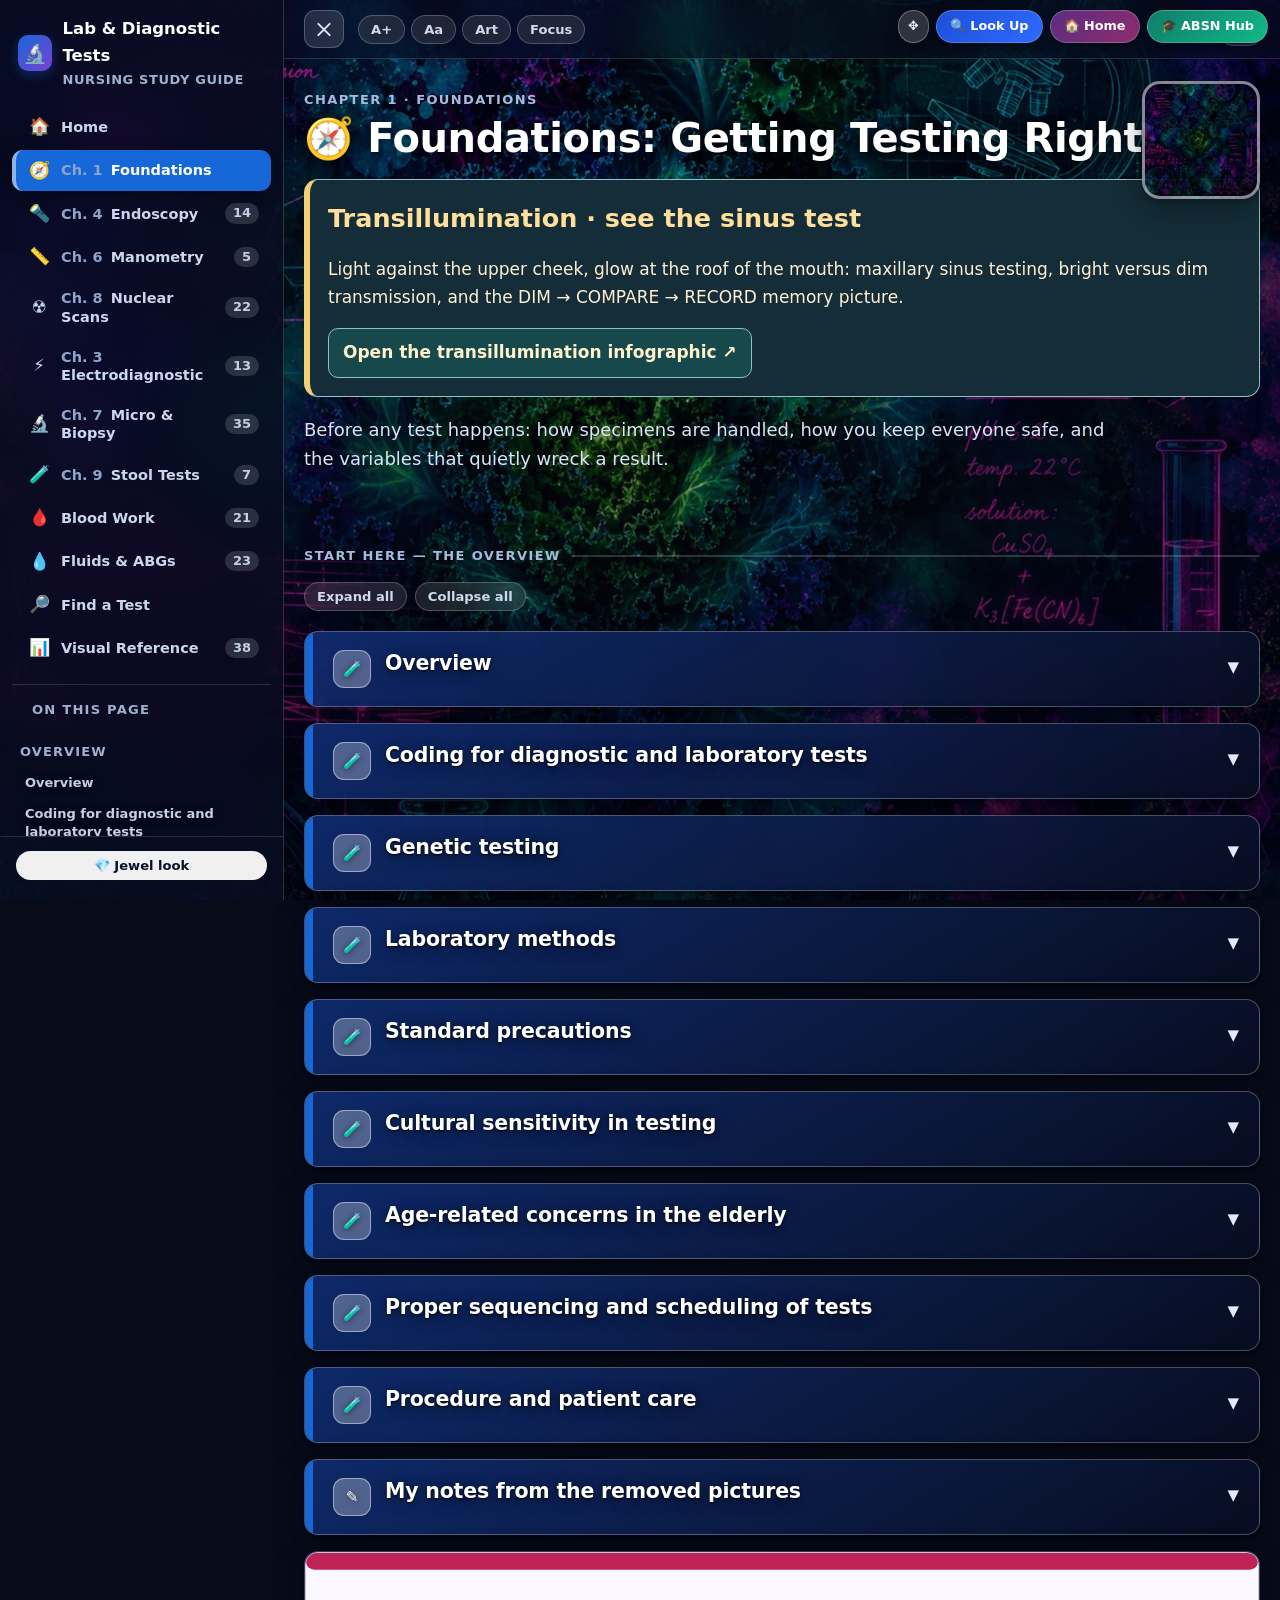
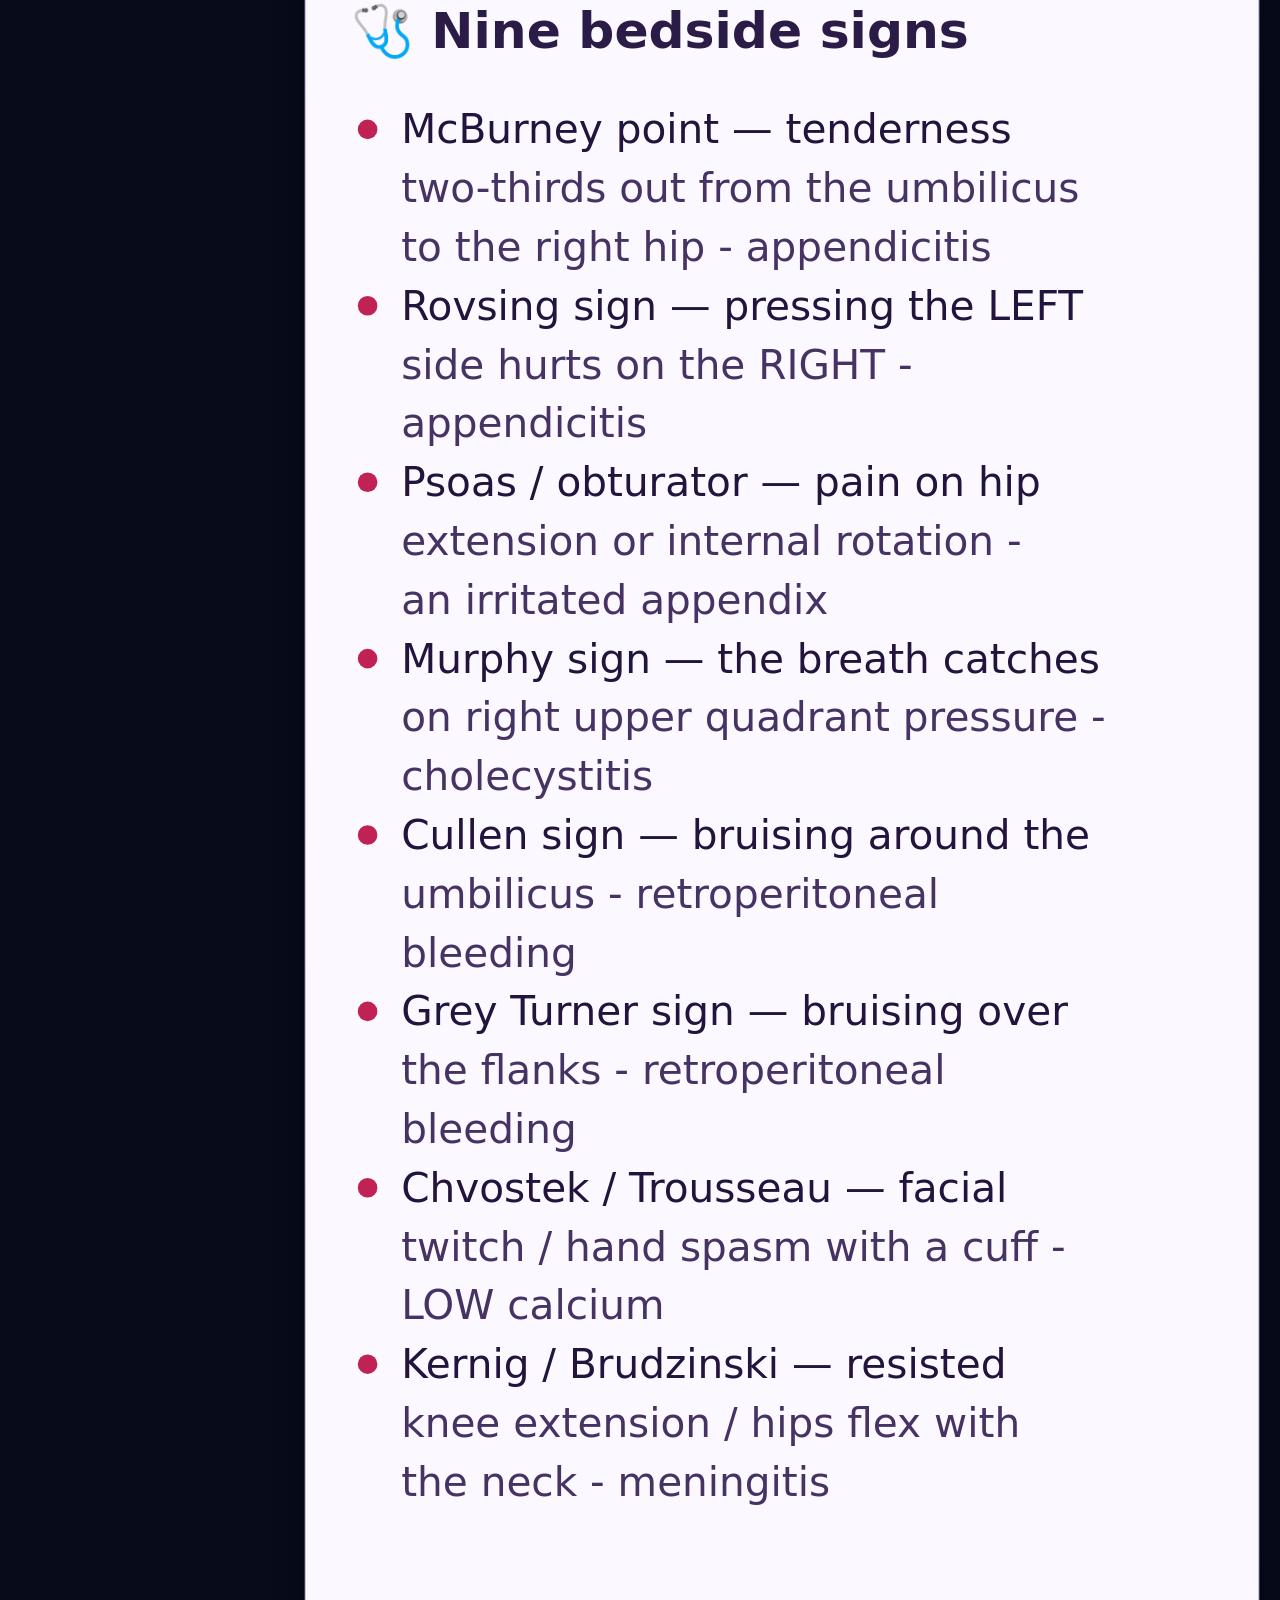
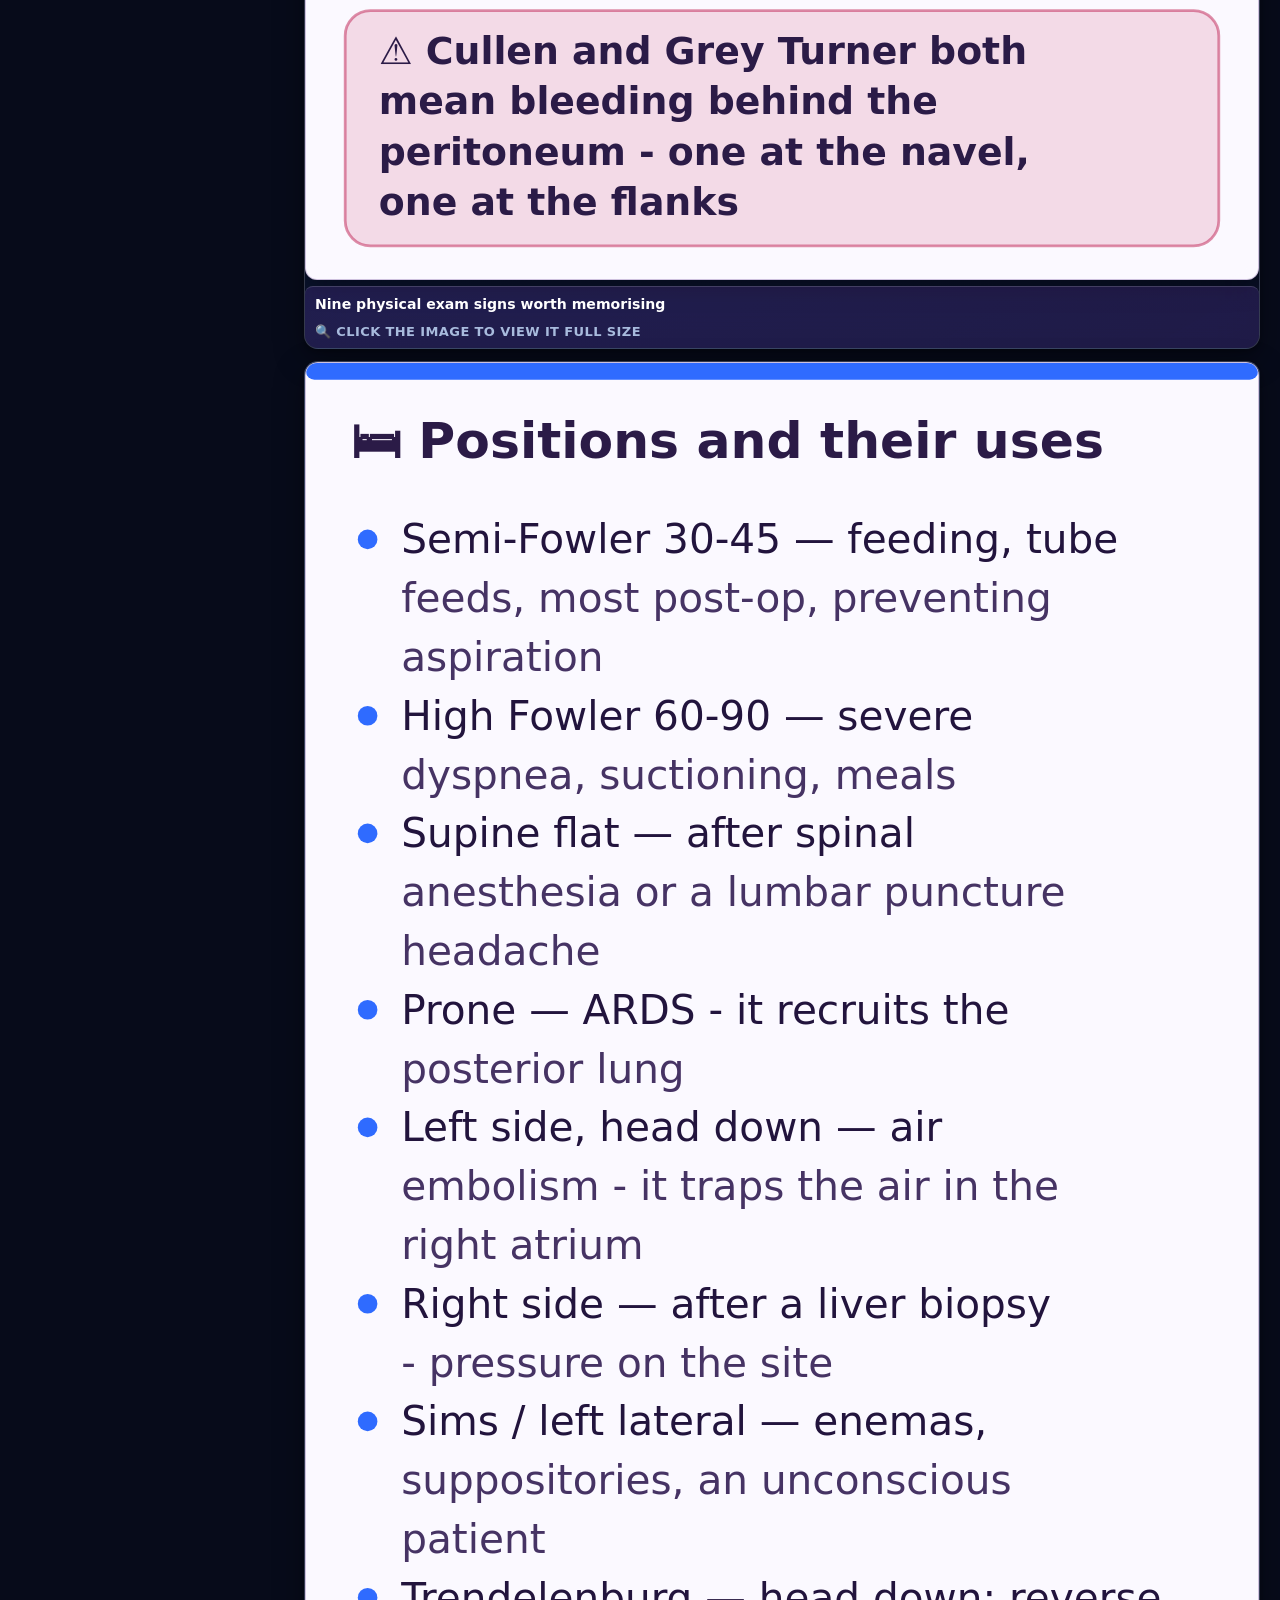
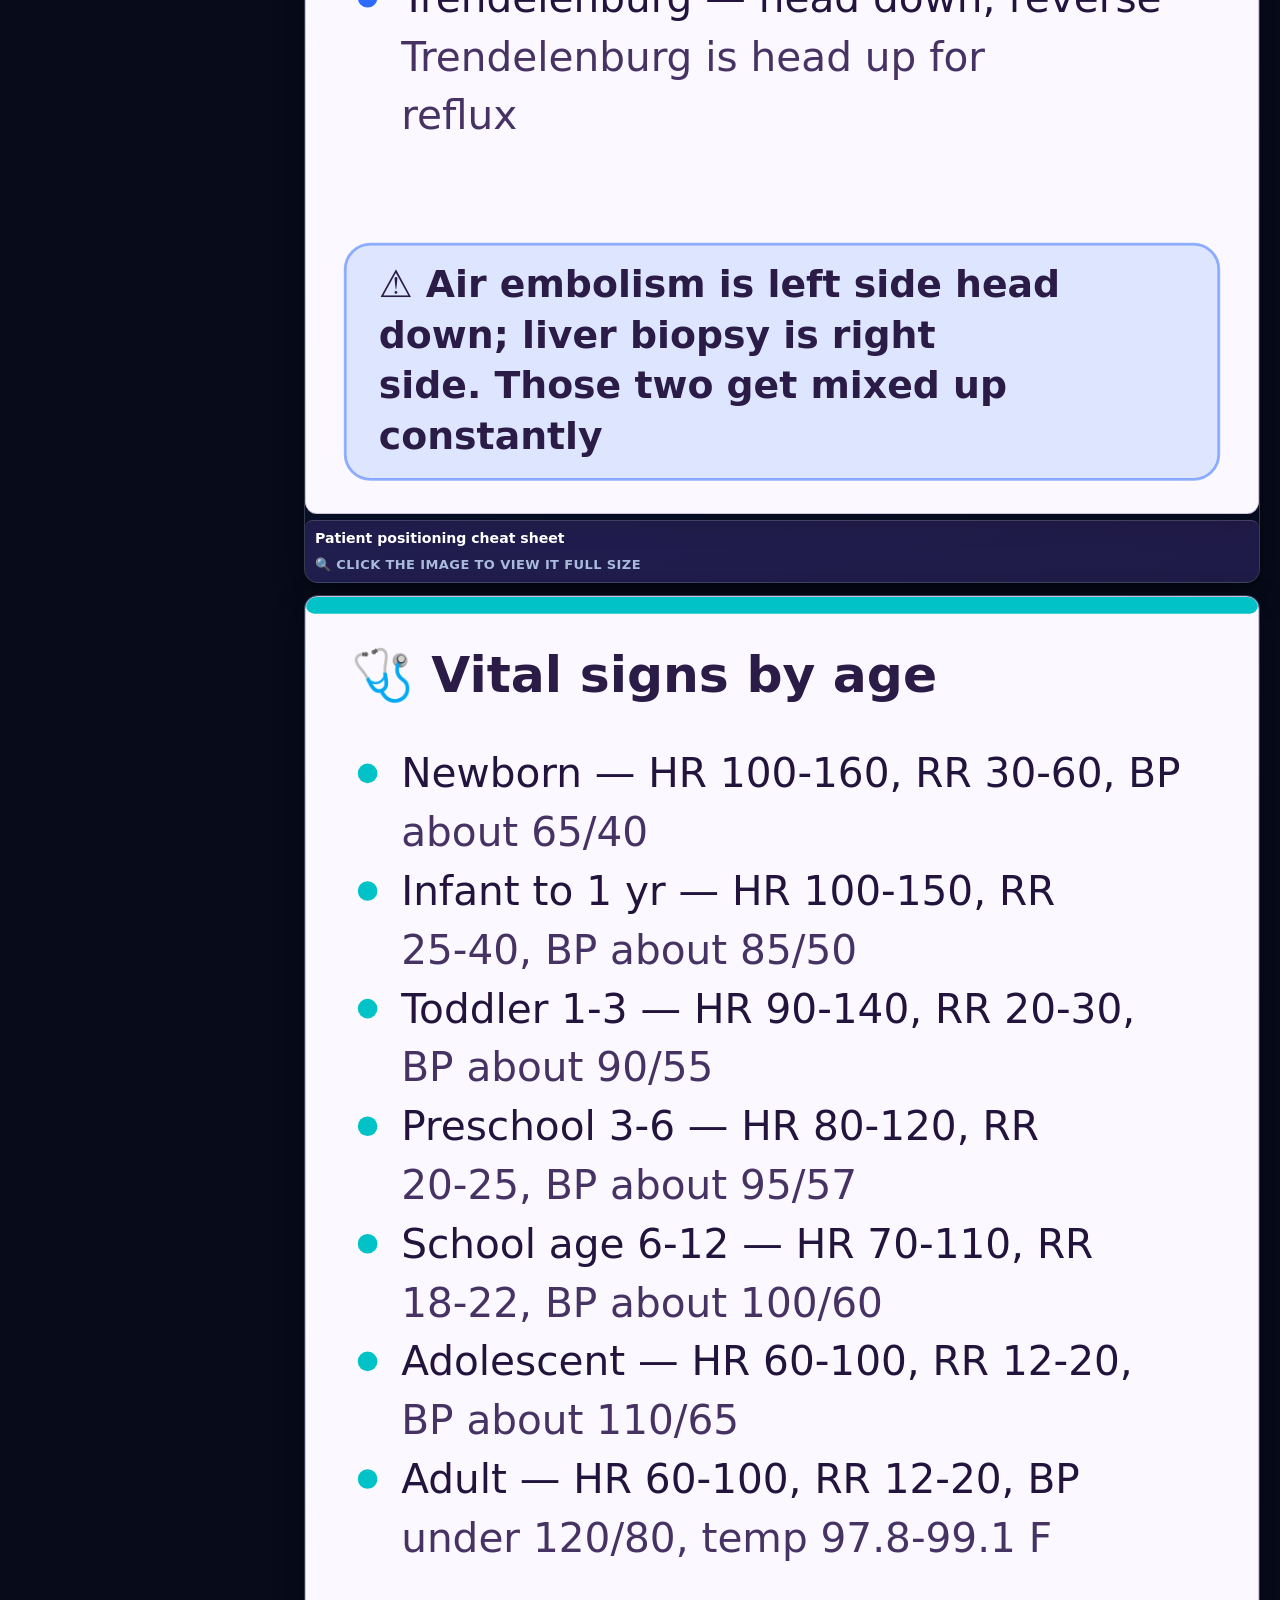
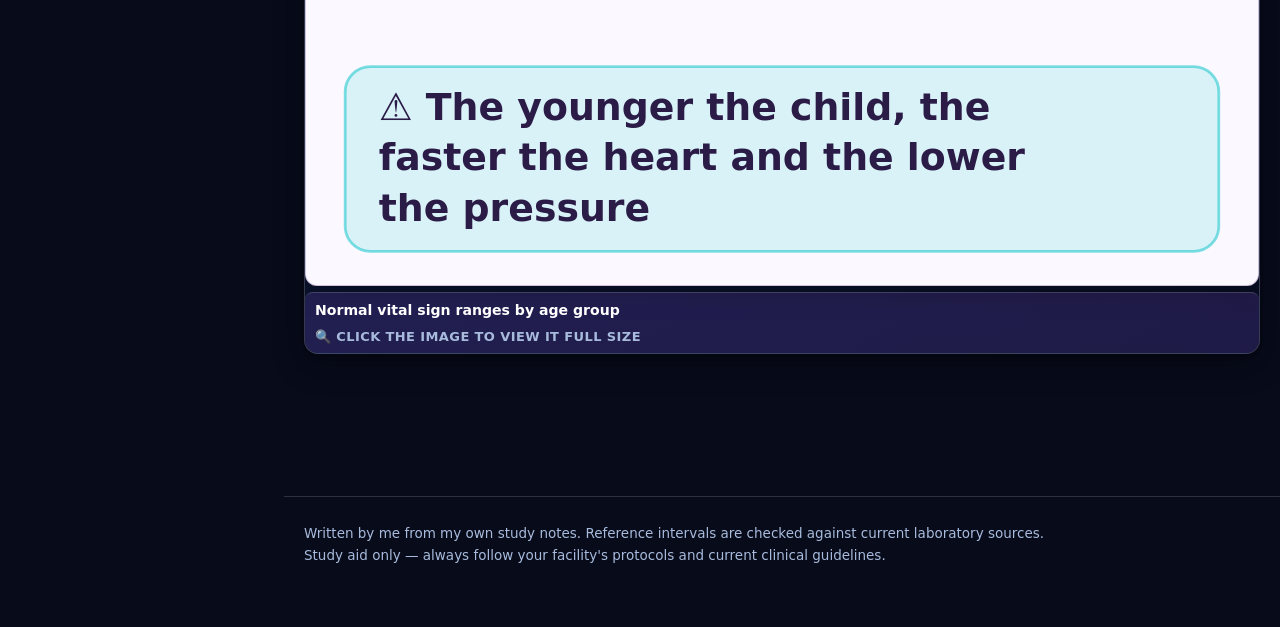
<file: pages/foundations.html>
<!DOCTYPE html>
<html lang="en">
<head>
<meta charset="utf-8">
<meta name="viewport" content="width=device-width, initial-scale=1">
<title>Foundations: Getting Testing Right · Lab &amp; Diagnostic Tests</title>
<meta name="description" content="Before any test happens: how specimens are handled, how you keep everyone safe, and the variables that quietly wreck a result.">
<link rel="icon" href="data:image/svg+xml,<svg xmlns='http://www.w3.org/2000/svg' viewBox='0 0 100 100'><text y='.9em' font-size='90'>🔬</text></svg>">
<link rel="stylesheet" href="../assets/css/style.css">
<style id="snfig-css">
figure.snfig{margin:12px 0;max-width:100%;min-width:0;background:#fff;border-radius:12px;
  padding:8px;border:1px solid rgba(120,90,160,.35);box-shadow:0 8px 22px rgba(0,0,0,.35)}
figure.snfig img{display:block;width:100%;height:auto;border-radius:8px}
figure.snfig figcaption{display:flex;flex-wrap:wrap;gap:8px;align-items:center;justify-content:space-between;
  margin-top:8px;padding:8px 10px;border-radius:8px;background:rgba(157,92,255,.16);
  color:#2a1140;font-size:.9rem;line-height:1.45}
figure.snfig .snfull{display:inline-flex;align-items:center;min-height:44px;padding:6px 12px;
  border-radius:999px;background:#6d28d9;color:#fff;font-weight:800;text-decoration:none;font-size:.86rem}
</style>
<style id="drawnfig-css">
figure.drawnfig,.imggrid figure.drawnfig{margin:12px 0;max-width:100%;min-width:0;overflow-x:auto;overflow-y:hidden;overscroll-behavior-x:contain;-webkit-overflow-scrolling:touch;background:none;border:0;display:block}
figure.drawnfig>svg,.imggrid figure.drawnfig>svg{width:100%;min-width:340px;height:auto;display:block;border-radius:12px;border:1px solid rgba(120,90,160,.35);box-shadow:0 8px 22px rgba(0,0,0,.35);background:#fbf9ff}
figure.drawnfig figcaption{margin-top:6px;padding:7px 10px;border-radius:8px;font-size:.88rem;background:rgba(157,92,255,.16);color:inherit}
@media(max-width:720px){.imggrid{grid-template-columns:minmax(0,1fr)!important}}
</style>
</head>
<body class="jewel nav-open">
<style id="navDragCSS">
#navBtns{touch-action:none}
#navBtns.dragging{opacity:.9;cursor:grabbing}
#navBtns.hidden-by-overlay{display:none !important}
#nbGrip{cursor:grab;background:rgba(255,255,255,.16) !important;
  border:1px solid rgba(255,255,255,.3) !important;color:#fff !important;
  border-radius:22px;padding:7px 9px !important;font:900 .9rem 'Segoe UI',system-ui,sans-serif;
  line-height:1;user-select:none;box-shadow:0 4px 14px rgba(0,0,0,.5);flex:0 0 auto}
#nbGrip:hover{background:rgba(255,255,255,.32) !important}
#navBtns.dragging #nbGrip{cursor:grabbing}
@media print{#navBtns{display:none !important}}
</style>
<style id="a11yCSS">
/* keep wide things inside the viewport so magnifying never forces sideways scrolling */
img,svg,video,canvas{max-width:100%;height:auto}
pre,code,kbd{white-space:pre-wrap;overflow-wrap:anywhere}
.a11y-tblwrap{overflow-x:auto;max-width:100%;-webkit-overflow-scrolling:touch}
@media(max-width:1024px){
  #nav a{white-space:normal}
  .bar{margin-left:0 !important;margin-right:0 !important;max-width:100% !important}
}

/* rem (not em) so these can never compound down to unreadable sizes */
small,.eyebrow,.rail-sep,.sm-txt,.tiny,.fine,.cap,.foot{font-size:.82rem}
sub,sup{font-size:.72rem}

/* keep the fixed Home/ABSN cluster from sitting on top of page titles */
@media(max-width:1024px){
  header h1, header p, h1:first-of-type{padding-right:92px}
}
@media(max-width:560px){
  header h1, header p, h1:first-of-type{padding-right:80px}
}
</style>

<style id="navbtnCSS">
#navBtns{position:fixed;top:10px;right:12px;z-index:2147483000;display:flex;gap:7px;align-items:center}
#navBtns a,#navBtns button{
  display:inline-block;font:700 .8rem 'Segoe UI',system-ui,sans-serif;
  padding:7px 13px;border-radius:22px;text-decoration:none;cursor:pointer;
  border:1px solid rgba(255,255,255,.22);box-shadow:0 4px 14px rgba(0,0,0,.5);
  color:#fff;white-space:nowrap;line-height:1.3;
}
#navBtns .nbLook{background:linear-gradient(135deg,#1d4ed8,#2f6bff)}
#navBtns .nbHome{background:linear-gradient(135deg,#5a2d82,#8e2d6b)}
#navBtns .nbAbsn{background:linear-gradient(135deg,#0f7d6b,#12b886)}
#navBtns a:hover,#navBtns button:hover{filter:brightness(1.15)}
#navBtns a,#navBtns button{backdrop-filter:blur(6px);-webkit-backdrop-filter:blur(6px)}
/* magnified viewports report a narrow CSS width - shed the labels early so the
   cluster stops sitting on top of page headings */
@media(max-width:1024px){
  #navBtns{top:6px;right:6px;gap:5px}
  #navBtns .nbLabel{display:none}
  #navBtns a,#navBtns button{padding:8px 11px;font-size:1rem;line-height:1}
}
@media(max-width:560px){
  #navBtns a,#navBtns button{padding:7px 9px;font-size:.95rem}
}
@media print{#navBtns{display:none}}
</style>
<div id="navBtns"><a class="nbLook" href="https://arnold7777777.github.io/NUR-198-Study-Guide/Look%20It%20Up.html" target="_blank" rel="noopener" title="Look up any topic across all your sites">&#128269;<span class="nbLabel"> Look Up</span></a><a class="nbHome" href="../index.html" title="Back to this course's study hub">&#127968;<span class="nbLabel"> Home</span></a><a class="nbAbsn" href="https://arnold7777777.github.io/ABSN-Study-Hub/" onclick="return nbToAbsn(event)" title="Close this page and go back toward the ABSN Study Hub">&#127891;<span class="nbLabel"> ABSN Hub</span></a></div>
<script>if(window.top!==window.self){var _nb=document.getElementById("navBtns");if(_nb)_nb.style.display="none";}</script>
<script>
(function(){
  var ABSN='https://arnold7777777.github.io/ABSN-Study-Hub/';
  window.nbToAbsn=function(ev){
    if(ev&&ev.preventDefault)ev.preventDefault();
    /* On a sub-page: try to close this tab so the study hub behind it is revealed.
       Browsers only allow close() on script-opened tabs, so fall back to navigating. */
    try{ window.close(); }catch(e){}
    setTimeout(function(){ if(!window.closed) window.location.href=ABSN; },120);
    return false;
  };
})();
</script>

<div class="progress"></div>

<aside class="railnav" id="railnav" aria-label="Site navigation">
  <div class="rail-head">
    <a class="brand" href="../index.html">
      <span class="logo">🔬</span>
      <span>Lab &amp; Diagnostic Tests<small>Nursing study guide</small></span>
    </a>
  </div>
  <nav class="rail-links"><a href="../index.html"><span class="ni">🏠</span><span>Home</span></a><a href="foundations.html" class="active" style="--c:#1668d8"><span class="ni">🧭</span><span><b>Ch. 1</b> Foundations</span></a><a href="endoscopy.html" style="--c:#7b3fd4"><span class="ni">🔦</span><span><b>Ch. 4</b> Endoscopy</span><em>14</em></a><a href="manometry.html" style="--c:#0a8f9c"><span class="ni">📏</span><span><b>Ch. 6</b> Manometry</span><em>5</em></a><a href="nuclear.html" style="--c:#b56a00"><span class="ni">☢️</span><span><b>Ch. 8</b> Nuclear Scans</span><em>22</em></a><a href="electro.html" style="--c:#d1197f"><span class="ni">⚡</span><span><b>Ch. 3</b> Electrodiagnostic</span><em>13</em></a><a href="micro.html" style="--c:#0f8a4d"><span class="ni">🔬</span><span><b>Ch. 7</b> Micro &amp; Biopsy</span><em>35</em></a><a href="stool.html" style="--c:#8a5a2b"><span class="ni">🧪</span><span><b>Ch. 9</b> Stool Tests</span><em>7</em></a><a href="bloodwork.html" style="--c:#d92c3c"><span class="ni">🩸</span><span>Blood Work</span><em>21</em></a><a href="fluids.html" style="--c:#0a8f9c"><span class="ni">💧</span><span>Fluids &amp; ABGs</span><em>23</em></a><a href="find-a-test.html" style="--c:#4b46c9"><span class="ni">🔎</span><span>Find a Test</span></a><a href="lab-values.html" style="--c:#d92c3c"><span class="ni">📊</span><span>Visual Reference</span><em>38</em></a></nav>
  <div class="rail-toc sidebar"><div class="rail-sep">On this page</div><h4>Overview</h4><ol><li><a href="#ov-overview-1">Overview</a></li><li><a href="#ov-coding-for-diagnostic-and-laboratory-tests-2">Coding for diagnostic and laboratory tests</a></li><li><a href="#ov-genetic-testing-3">Genetic testing</a></li><li><a href="#ov-laboratory-methods-4">Laboratory methods</a></li><li><a href="#ov-standard-precautions-5">Standard precautions</a></li><li><a href="#ov-cultural-sensitivity-in-testing-6">Cultural sensitivity in testing</a></li><li><a href="#ov-age-related-concerns-in-the-elderly-7">Age-related concerns in the elderly</a></li><li><a href="#ov-proper-sequencing-and-scheduling-of-tests-8">Proper sequencing and scheduling of tests</a></li><li><a href="#ov-procedure-and-patient-care-9">Procedure and patient care</a></li></ol></div>
  <div class="rail-foot">
    <button class="tool-btn wide" data-toggle="jewel" title="Switch between the jewel-glass look and a plain high-contrast one">💎 Jewel look</button>
  </div>
</aside>
<div class="rail-scrim" id="railScrim" hidden></div>

<header class="topbar">
  <div class="topbar-inner">
    <button class="navtoggle" id="navToggle" aria-label="Show or hide the menu" aria-expanded="true">
      <span></span><span></span><span></span>
    </button>
    <a class="brand brand-top" href="../index.html">
      <span class="logo">🔬</span>
      <span>Lab &amp; Diagnostic Tests<small>Nursing study guide</small></span>
    </a>
    <div class="tools">
      <button class="tool-btn" data-toggle="big-text" title="Larger text">A+</button>
      <button class="tool-btn" data-toggle="dyslexic" title="Easier-to-read font">Aa</button>
      <button class="tool-btn" data-toggle="art-bold" title="Show the background art more strongly">Art</button>
      <button class="tool-btn" data-toggle="focus" title="Dim everything except the card you opened">Focus</button>
    </div>
  </div>
</header>

<div class="page-shell">

<div class="wrap">
  <div class="page-head">
    <div class="eyebrow">Chapter 1 · Foundations</div>
    <h1>🧭 Foundations: Getting Testing Right</h1><section id="transillumination-picture-guide" style="margin:18px auto;padding:18px;max-width:1100px;border:1px solid #8fc4bb;border-left:6px solid #f2cf75;border-radius:14px;background:#142d38;color:#fff1d4;overflow-wrap:anywhere"><h2 style="color:#ffdf9a;margin:0 0 8px">Transillumination · see the sinus test</h2><p>Light against the upper cheek, glow at the roof of the mouth: maxillary sinus testing, bright versus dim transmission, and the DIM → COMPARE → RECORD memory picture.</p><a href="../../ABSN-Study-Hub/more/transillumination.html#illustration" target="_blank" rel="noopener" style="display:inline-flex;align-items:center;min-height:44px;padding:10px 14px;border:1px solid #91bfb6;border-radius:10px;color:#fff3ce;background:#16484c;font-weight:700;max-width:100%;overflow-wrap:anywhere">Open the transillumination infographic ↗</a></section>
    <p class="lede">Before any test happens: how specimens are handled, how you keep everyone safe, and the variables that quietly wreck a result.</p>
    <div class="head-art" aria-hidden="true"></div>
  </div>
</div>
<div class="wrap">
  <div class="layout">
    <main>
      <div class="section-label">Start here — the overview</div>
      <div class="bulk"><button class="tool-btn" data-action="expand-all">Expand all</button><button class="tool-btn" data-action="collapse-all">Collapse all</button></div>
      <article class="test-card" id="ov-overview-1" data-search="overview" style="--c:#1668d8;--cbg:#e8f1fe"><button class="test-head" aria-expanded="false"><span class="test-num">&#129514;</span><span class="test-title"><h3>Overview</h3></span><span class="chev">&#9660;</span></button><div class="test-body"><div class="sec open" style="--sc:#1668d8;--sbg:#e8f1fe"><div class="sec-body" style="border-top:0"><p>Diagnostic testing exists to answer a clinical question, and every test you prepare a patient for should have one. Tests are used to screen apparently healthy people for disease, to confirm or exclude a suspected diagnosis, to stage or grade a known condition, to monitor response to therapy, and to detect complications and drug toxicity. No test is perfect: sensitivity describes how well a test finds disease when it is present, specificity describes how well it clears people who do not have the disease, and both false positives and false negatives carry real consequences for the patient. Results are interpreted against a reference range derived from a healthy population, which means a small percentage of healthy people will fall outside it, and a value inside it does not guarantee health. Your role spans the entire process: preparing and educating the patient, ensuring correct specimen collection and identification, safeguarding the patient during the procedure, recognizing critical values and complications, and documenting accurately. A perfectly performed laboratory analysis cannot rescue a specimen collected from the wrong patient, at the wrong time, or in the wrong tube.</p></div></div></div></article><article class="test-card" id="ov-coding-for-diagnostic-and-laboratory-tests-2" data-search="coding for diagnostic and laboratory tests" style="--c:#1668d8;--cbg:#e8f1fe"><button class="test-head" aria-expanded="false"><span class="test-num">&#129514;</span><span class="test-title"><h3>Coding for diagnostic and laboratory tests</h3></span><span class="chev">&#9660;</span></button><div class="test-body"><div class="sec open" style="--sc:#1668d8;--sbg:#e8f1fe"><div class="sec-body" style="border-top:0"><p>Every test that is ordered is also billed, and the codes attached to it determine whether it is covered. Procedures and laboratory tests are identified by procedural codes, commonly CPT codes, while the reason for the test is captured by a diagnosis code, currently the ICD-10-CM system. The two must agree: a payer approves a test when the diagnosis code establishes medical necessity for the procedure code, and denies it when the pairing does not justify the test. This is why an order that says only routine or rule out is inadequate, and why the documented signs, symptoms, or established diagnosis in the chart must support what was ordered. Screening tests and diagnostic tests are coded differently even when the laboratory work is identical, since the same blood test performed for screening in an asymptomatic patient and for evaluation of symptoms carries a different justification. As the nurse, you rarely assign codes, but your documentation of the patient's symptoms, the indication given by the provider, and the exact test performed is what the coder works from, and incomplete nursing documentation frequently produces denied claims and unexpected patient bills. When a test is likely to be noncovered, patients may be asked to sign an advance notice acknowledging financial responsibility before it is done.</p></div></div></div></article><article class="test-card" id="ov-genetic-testing-3" data-search="genetic testing" style="--c:#1668d8;--cbg:#e8f1fe"><button class="test-head" aria-expanded="false"><span class="test-num">&#129514;</span><span class="test-title"><h3>Genetic testing</h3></span><span class="chev">&#9660;</span></button><div class="test-body"><div class="sec open" style="--sc:#1668d8;--sbg:#e8f1fe"><div class="sec-body" style="border-top:0"><p>Genetic testing examines DNA, RNA, chromosomes, or gene products to identify inherited variants, and it differs from other laboratory tests in that its results describe not only the patient but the patient's family. Categories include diagnostic testing in a symptomatic person, carrier testing in prospective parents, predictive or presymptomatic testing in a healthy person at risk, prenatal and newborn screening, and pharmacogenomic testing that predicts how a patient will metabolize a drug. Because results can affect reproductive decisions, relationships, insurance concerns, and the patient's sense of the future, genetic counseling before and after testing is considered part of the test rather than an optional extra, and informed consent must address what will be looked for, what incidental findings might surface, how the sample and data will be stored, and who may access the results. Confidentiality carries extra weight here, since the information implicates relatives who never consented to anything. Be careful with language: carrier status is not disease, a variant of uncertain significance is not a diagnosis, and a positive predictive test usually indicates increased risk rather than certainty. The nurse's role is preparing the patient for what the result can and cannot tell them, supporting them through the wait, and reinforcing that a genetic finding does not by itself determine outcome.</p></div></div></div></article><article class="test-card" id="ov-laboratory-methods-4" data-search="laboratory methods" style="--c:#1668d8;--cbg:#e8f1fe"><button class="test-head" aria-expanded="false"><span class="test-num">&#129514;</span><span class="test-title"><h3>Laboratory methods</h3></span><span class="chev">&#9660;</span></button><div class="test-body"><div class="sec open" style="--sc:#1668d8;--sbg:#e8f1fe"><div class="sec-body" style="border-top:0"><p>Understanding roughly how a laboratory produces a number helps you judge what can go wrong with it. Common methods include spectrophotometry and colorimetry, which measure how much light a reaction absorbs to quantify a substance; immunoassay, which uses antibodies to detect specific proteins, hormones, and drugs; enzymatic assays that measure activity rather than concentration; electrophoresis, which separates proteins by charge and size; flow cytometry, which counts and characterizes individual cells; culture, which grows and identifies live organisms and tests their antibiotic susceptibility; and molecular methods such as polymerase chain reaction and sequencing, which detect nucleic acid directly and can identify an organism or a gene variant without growing anything. Point-of-care devices bring simplified versions of several of these to the bedside, trading a degree of precision for speed. Each method has characteristic vulnerabilities: hemolysis releases intracellular contents and falsely raises potassium and several enzymes, lipemia and bilirubin interfere with optical readings, the wrong anticoagulant or an underfilled tube alters results, clotted or diluted specimens are unusable, and molecular tests can detect the nucleic acid of dead organisms after treatment. Reference ranges are method-specific and instrument-specific, so values from two different laboratories are not always directly comparable and serial testing is best done at the same facility.</p></div></div></div></article><article class="test-card" id="ov-standard-precautions-5" data-search="standard precautions" style="--c:#1668d8;--cbg:#e8f1fe"><button class="test-head" aria-expanded="false"><span class="test-num">&#129514;</span><span class="test-title"><h3>Standard precautions</h3></span><span class="chev">&#9660;</span></button><div class="test-body"><div class="sec open" style="--sc:#1668d8;--sbg:#e8f1fe"><div class="sec-body" style="border-top:0"><p>Standard precautions are applied to every patient at all times, regardless of diagnosis or presumed infection status, on the principle that blood and body fluids may be infectious before anyone knows they are. They cover blood, all body fluids, secretions and excretions except sweat, nonintact skin, and mucous membranes. In practice this means hand hygiene before and after every patient contact and immediately after glove removal, gloves whenever contact with body fluid or contaminated surfaces is anticipated, and a gown, mask, and eye protection whenever splashing or spraying is possible, as during many specimen collections and endoscopic procedures. Safe sharps handling is central: activate safety devices, never recap needles, and dispose of sharps immediately in a puncture-resistant container at the point of use. Specimens are treated as infectious, placed in a leakproof container that is closed securely and transported in a sealed biohazard bag with the requisition kept outside the bag, and any spill or contaminated surface is cleaned with an approved disinfectant. Transmission-based precautions, contact, droplet, and airborne, are added on top of standard precautions when a specific organism or syndrome requires it, and they never replace the basics.</p></div></div></div></article><article class="test-card" id="ov-cultural-sensitivity-in-testing-6" data-search="cultural sensitivity in testing" style="--c:#1668d8;--cbg:#e8f1fe"><button class="test-head" aria-expanded="false"><span class="test-num">&#129514;</span><span class="test-title"><h3>Cultural sensitivity in testing</h3></span><span class="chev">&#9660;</span></button><div class="test-body"><div class="sec open" style="--sc:#1668d8;--sbg:#e8f1fe"><div class="sec-body" style="border-top:0"><p>Testing touches the body, bodily fluids, modesty, and beliefs about illness, so cultural context shapes whether a patient consents, prepares correctly, and returns for follow-up. Norms about who may see or touch a patient's body, whether a same-sex clinician is required, whether a family member or elder participates in decisions, and how bad news should be delivered vary widely, and assuming the Western default of individual autonomy and direct disclosure can be experienced as disrespectful. Practical issues also collide with test preparation: fasting requirements may conflict with religious fasting periods or with a communal meal, dietary restrictions may make a prescribed pre-test diet unacceptable, and some patients decline blood draws or genetic testing for religious or historical reasons, including well-founded mistrust rooted in past abuses in research and health care. Ask rather than assume, using open questions about what the patient needs in order to be comfortable and who they want involved. Use a trained medical interpreter rather than a family member, particularly for consent, and allow extra time for teaching when an interpreter is involved. Document preferences so the whole team honors them consistently, and remember that respecting a patient's decision to refuse a test, after they have been fully informed, is part of culturally competent care rather than a failure of it.</p></div></div></div></article><article class="test-card" id="ov-age-related-concerns-in-the-elderly-7" data-search="age-related concerns in the elderly" style="--c:#1668d8;--cbg:#e8f1fe"><button class="test-head" aria-expanded="false"><span class="test-num">&#129514;</span><span class="test-title"><h3>Age-related concerns in the elderly</h3></span><span class="chev">&#9660;</span></button><div class="test-body"><div class="sec open" style="--sc:#1668d8;--sbg:#e8f1fe"><div class="sec-body" style="border-top:0"><p>Aging changes both the numbers a test produces and the patient's ability to get through the test. Kidney function declines with age while muscle mass also declines, so serum creatinine can look deceptively normal in an older adult whose actual glomerular filtration rate is significantly reduced, which matters greatly before contrast studies and when dosing renally cleared drugs. Immune responses blunt with age, so an older adult with a serious infection may have a normal or only slightly elevated white blood cell count and no fever, and confusion or a fall may be the presenting sign instead. Albumin, hemoglobin, and glucose tolerance shift with age and with chronic illness, and polypharmacy is a constant source of interference, so a complete and current medication list is essential. Preparation tolerance is a distinct problem: prolonged fasting risks hypoglycemia and dehydration, bowel preparations and contrast loads risk volume depletion and acute kidney injury, and long periods lying still on a hard table cause pain and skin breakdown. Sensory and cognitive changes mean instructions may need to be written in large print, given slowly, repeated, and confirmed by teach-back, and a caregiver may need to hear them too. Plan for mobility limitations, fall risk, positioning comfort, warmth, and toileting access, and schedule tests to minimize the number of separate trips an older patient must make.</p></div></div></div></article><article class="test-card" id="ov-proper-sequencing-and-scheduling-of-tests-8" data-search="proper sequencing and scheduling of tests" style="--c:#1668d8;--cbg:#e8f1fe"><button class="test-head" aria-expanded="false"><span class="test-num">&#129514;</span><span class="test-title"><h3>Proper sequencing and scheduling of tests</h3></span><span class="chev">&#9660;</span></button><div class="test-body"><div class="sec open" style="--sc:#1668d8;--sbg:#e8f1fe"><div class="sec-body" style="border-top:0"><p>When several tests are ordered, the order in which they are performed can determine whether the results are usable. The governing rule is that studies using contrast media or radioactive material must follow, not precede, tests that the contrast would interfere with. Barium is the classic offender: it remains in the bowel for days, obscures subsequent abdominal radiographs, ultrasound, and CT, and interferes with numerous stool studies, so stool specimens, ultrasound, and CT are done first and barium studies last. Similarly, iodinated contrast and radionuclides interfere with thyroid uptake studies and certain iodine-based assays for weeks. Among laboratory tests, fasting specimens are drawn before meals and before glucose challenges, cultures are collected before the first dose of antibiotic, and drug levels are timed relative to the dose as trough or peak rather than drawn at convenience. Group tests requiring the same preparation into a single visit to spare the patient repeated fasting, and put invasive or uncomfortable procedures after the noninvasive studies that might make them unnecessary. Also consider physiologic recovery: allow time between procedures requiring sedation, contrast loads, or significant blood volume draws, particularly in older adults, children, and patients with renal impairment. When you are unsure of the correct sequence, call the performing department before scheduling, because a wrongly ordered sequence usually means a repeated test and a delayed diagnosis.</p></div></div></div></article><article class="test-card" id="ov-procedure-and-patient-care-9" data-search="procedure and patient care" style="--c:#1668d8;--cbg:#e8f1fe"><button class="test-head" aria-expanded="false"><span class="test-num">&#129514;</span><span class="test-title"><h3>Procedure and patient care</h3></span><span class="chev">&#9660;</span></button><div class="test-body"><div class="sec open" style="--sc:#1668d8;--sbg:#e8f1fe"><div class="sec-body" style="border-top:0"><p>Nursing responsibility for a diagnostic test runs before, during, and after it, and begins with verifying the right patient. Use at least two patient identifiers, never the room number, and label every specimen at the bedside in the patient's presence, immediately after collection, with the patient's name, identifier, date, time, and your initials, along with the site or source when relevant; prelabeled or later-labeled containers are a leading source of serious error. Confirm the order, the correct container and additive, the correct draw sequence, and any required timing, and check that preparation, fasting, medication holds, bowel prep, or a timed collection window was actually completed rather than only ordered. Informed consent for invasive procedures is obtained by the provider and covers the nature of the procedure, its purpose, realistic risks and benefits, alternatives including doing nothing, and the patient's right to refuse or withdraw at any time; the nurse witnesses the signature, confirms the patient understands what was explained, and notifies the provider if understanding is incomplete. Teach the patient what the test involves in concrete sensory terms, what they will feel, how long it will take, and what they must do, because a prepared patient is safer and more cooperative. During the procedure, position and support the patient, maintain privacy and warmth, apply standard precautions, and monitor for pain, bleeding, and adverse reactions including contrast or latex allergy. Afterward, monitor vital signs and the site, resume diet, medications, and activity as ordered, assess for complications specific to that procedure, report critical values promptly using read-back verification, and document the procedure, the patient's tolerance, the specimen sent, and the follow-up plan.</p></div></div></div></article><article class="test-card" id="ov-my-picture-notes" data-search="my notes pictures removed" style="--c:#1668d8;--cbg:#e8f1fe"><button class="test-head" aria-expanded="false"><span class="test-num">&#9998;</span><span class="test-title"><h3>My notes from the removed pictures</h3></span><span class="chev">&#9660;</span></button><div class="test-body"><div class="sec open" style="--sc:#1668d8;--sbg:#e8f1fe"><div class="sec-body" style="border-top:0"><figure class="drawnfig"><svg viewBox="0 0 340 688" width="100%" xmlns="http://www.w3.org/2000/svg" role="img" aria-label="Nine bedside signs. McBurney point: tenderness two-thirds out from the umbilicus to the right hip - appendicitis. Rovsing sign: pressing the LEFT side hurts on the RIGHT - appendicitis. Psoas / obturator: pain on hip extension or internal rotation - an irritated appendix. Murphy sign: the breath catches on right upper quadrant pressure - cholecystitis. Cullen sign: bruising around the umbilicus - retroperitoneal bleeding. Grey Turner sign: bruising over the flanks - retroperitoneal bleeding. Chvostek / Trousseau: facial twitch / hand spasm with a cuff - LOW calcium. Kernig / Brudzinski: resisted knee extension / hips flex with the neck - meningitis. Cullen and Grey Turner both mean bleeding behind the peritoneum - one at the navel, one at the flanks."><rect width="340" height="688" rx="14" fill="#fbf9ff"/><rect x="0" y="0" width="340" height="6" rx="3" fill="#c02255"/><text x="16" y="34" font-family="system-ui,-apple-system,Segoe UI,Roboto,Helvetica,Arial,sans-serif" font-size="18" font-weight="900" fill="#2b1b47">🩺 Nine bedside signs</text><circle cx="22" cy="63" r="3.5" fill="#c02255"/><text x="34" y="68" font-family="system-ui,-apple-system,Segoe UI,Roboto,Helvetica,Arial,sans-serif" font-size="14.5" fill="#22143d">McBurney point — tenderness</text><text x="34" y="89" font-family="system-ui,-apple-system,Segoe UI,Roboto,Helvetica,Arial,sans-serif" font-size="14.5" fill="#463364">two-thirds out from the umbilicus</text><text x="34" y="110" font-family="system-ui,-apple-system,Segoe UI,Roboto,Helvetica,Arial,sans-serif" font-size="14.5" fill="#463364">to the right hip - appendicitis</text><circle cx="22" cy="126" r="3.5" fill="#c02255"/><text x="34" y="131" font-family="system-ui,-apple-system,Segoe UI,Roboto,Helvetica,Arial,sans-serif" font-size="14.5" fill="#22143d">Rovsing sign — pressing the LEFT</text><text x="34" y="152" font-family="system-ui,-apple-system,Segoe UI,Roboto,Helvetica,Arial,sans-serif" font-size="14.5" fill="#463364">side hurts on the RIGHT -</text><text x="34" y="173" font-family="system-ui,-apple-system,Segoe UI,Roboto,Helvetica,Arial,sans-serif" font-size="14.5" fill="#463364">appendicitis</text><circle cx="22" cy="189" r="3.5" fill="#c02255"/><text x="34" y="194" font-family="system-ui,-apple-system,Segoe UI,Roboto,Helvetica,Arial,sans-serif" font-size="14.5" fill="#22143d">Psoas / obturator — pain on hip</text><text x="34" y="215" font-family="system-ui,-apple-system,Segoe UI,Roboto,Helvetica,Arial,sans-serif" font-size="14.5" fill="#463364">extension or internal rotation -</text><text x="34" y="236" font-family="system-ui,-apple-system,Segoe UI,Roboto,Helvetica,Arial,sans-serif" font-size="14.5" fill="#463364">an irritated appendix</text><circle cx="22" cy="252" r="3.5" fill="#c02255"/><text x="34" y="257" font-family="system-ui,-apple-system,Segoe UI,Roboto,Helvetica,Arial,sans-serif" font-size="14.5" fill="#22143d">Murphy sign — the breath catches</text><text x="34" y="278" font-family="system-ui,-apple-system,Segoe UI,Roboto,Helvetica,Arial,sans-serif" font-size="14.5" fill="#463364">on right upper quadrant pressure -</text><text x="34" y="299" font-family="system-ui,-apple-system,Segoe UI,Roboto,Helvetica,Arial,sans-serif" font-size="14.5" fill="#463364">cholecystitis</text><circle cx="22" cy="315" r="3.5" fill="#c02255"/><text x="34" y="320" font-family="system-ui,-apple-system,Segoe UI,Roboto,Helvetica,Arial,sans-serif" font-size="14.5" fill="#22143d">Cullen sign — bruising around the</text><text x="34" y="341" font-family="system-ui,-apple-system,Segoe UI,Roboto,Helvetica,Arial,sans-serif" font-size="14.5" fill="#463364">umbilicus - retroperitoneal</text><text x="34" y="362" font-family="system-ui,-apple-system,Segoe UI,Roboto,Helvetica,Arial,sans-serif" font-size="14.5" fill="#463364">bleeding</text><circle cx="22" cy="378" r="3.5" fill="#c02255"/><text x="34" y="383" font-family="system-ui,-apple-system,Segoe UI,Roboto,Helvetica,Arial,sans-serif" font-size="14.5" fill="#22143d">Grey Turner sign — bruising over</text><text x="34" y="404" font-family="system-ui,-apple-system,Segoe UI,Roboto,Helvetica,Arial,sans-serif" font-size="14.5" fill="#463364">the flanks - retroperitoneal</text><text x="34" y="425" font-family="system-ui,-apple-system,Segoe UI,Roboto,Helvetica,Arial,sans-serif" font-size="14.5" fill="#463364">bleeding</text><circle cx="22" cy="441" r="3.5" fill="#c02255"/><text x="34" y="446" font-family="system-ui,-apple-system,Segoe UI,Roboto,Helvetica,Arial,sans-serif" font-size="14.5" fill="#22143d">Chvostek / Trousseau — facial</text><text x="34" y="467" font-family="system-ui,-apple-system,Segoe UI,Roboto,Helvetica,Arial,sans-serif" font-size="14.5" fill="#463364">twitch / hand spasm with a cuff -</text><text x="34" y="488" font-family="system-ui,-apple-system,Segoe UI,Roboto,Helvetica,Arial,sans-serif" font-size="14.5" fill="#463364">LOW calcium</text><circle cx="22" cy="504" r="3.5" fill="#c02255"/><text x="34" y="509" font-family="system-ui,-apple-system,Segoe UI,Roboto,Helvetica,Arial,sans-serif" font-size="14.5" fill="#22143d">Kernig / Brudzinski — resisted</text><text x="34" y="530" font-family="system-ui,-apple-system,Segoe UI,Roboto,Helvetica,Arial,sans-serif" font-size="14.5" fill="#463364">knee extension / hips flex with</text><text x="34" y="551" font-family="system-ui,-apple-system,Segoe UI,Roboto,Helvetica,Arial,sans-serif" font-size="14.5" fill="#463364">the neck - meningitis</text><rect x="14" y="592" width="312" height="84" rx="9" fill="#c02255" fill-opacity=".14" stroke="#c02255" stroke-opacity=".5"/><text x="26" y="611" font-family="system-ui,-apple-system,Segoe UI,Roboto,Helvetica,Arial,sans-serif" font-size="13.5" font-weight="700" fill="#2b1b47">⚠ Cullen and Grey Turner both</text><text x="26" y="629" font-family="system-ui,-apple-system,Segoe UI,Roboto,Helvetica,Arial,sans-serif" font-size="13.5" font-weight="700" fill="#2b1b47">mean bleeding behind the</text><text x="26" y="647" font-family="system-ui,-apple-system,Segoe UI,Roboto,Helvetica,Arial,sans-serif" font-size="13.5" font-weight="700" fill="#2b1b47">peritoneum - one at the navel,</text><text x="26" y="665" font-family="system-ui,-apple-system,Segoe UI,Roboto,Helvetica,Arial,sans-serif" font-size="13.5" font-weight="700" fill="#2b1b47">one at the flanks</text></svg><figcaption><b>Nine physical exam signs worth memorising</b></figcaption></figure><figure class="drawnfig"><svg viewBox="0 0 340 625" width="100%" xmlns="http://www.w3.org/2000/svg" role="img" aria-label="Positions and their uses. Semi-Fowler 30-45: feeding, tube feeds, most post-op, preventing aspiration. High Fowler 60-90: severe dyspnea, suctioning, meals. Supine flat: after spinal anesthesia or a lumbar puncture headache. Prone: ARDS - it recruits the posterior lung. Left side, head down: air embolism - it traps the air in the right atrium. Right side: after a liver biopsy - pressure on the site. Sims / left lateral: enemas, suppositories, an unconscious patient. Trendelenburg: head down; reverse Trendelenburg is head up for reflux. Air embolism is left side head down; liver biopsy is right side. Those two get mixed up constantly."><rect width="340" height="625" rx="14" fill="#fbf9ff"/><rect x="0" y="0" width="340" height="6" rx="3" fill="#2f6bff"/><text x="16" y="34" font-family="system-ui,-apple-system,Segoe UI,Roboto,Helvetica,Arial,sans-serif" font-size="18" font-weight="900" fill="#2b1b47">🛏 Positions and their uses</text><circle cx="22" cy="63" r="3.5" fill="#2f6bff"/><text x="34" y="68" font-family="system-ui,-apple-system,Segoe UI,Roboto,Helvetica,Arial,sans-serif" font-size="14.5" fill="#22143d">Semi-Fowler 30-45 — feeding, tube</text><text x="34" y="89" font-family="system-ui,-apple-system,Segoe UI,Roboto,Helvetica,Arial,sans-serif" font-size="14.5" fill="#463364">feeds, most post-op, preventing</text><text x="34" y="110" font-family="system-ui,-apple-system,Segoe UI,Roboto,Helvetica,Arial,sans-serif" font-size="14.5" fill="#463364">aspiration</text><circle cx="22" cy="126" r="3.5" fill="#2f6bff"/><text x="34" y="131" font-family="system-ui,-apple-system,Segoe UI,Roboto,Helvetica,Arial,sans-serif" font-size="14.5" fill="#22143d">High Fowler 60-90 — severe</text><text x="34" y="152" font-family="system-ui,-apple-system,Segoe UI,Roboto,Helvetica,Arial,sans-serif" font-size="14.5" fill="#463364">dyspnea, suctioning, meals</text><circle cx="22" cy="168" r="3.5" fill="#2f6bff"/><text x="34" y="173" font-family="system-ui,-apple-system,Segoe UI,Roboto,Helvetica,Arial,sans-serif" font-size="14.5" fill="#22143d">Supine flat — after spinal</text><text x="34" y="194" font-family="system-ui,-apple-system,Segoe UI,Roboto,Helvetica,Arial,sans-serif" font-size="14.5" fill="#463364">anesthesia or a lumbar puncture</text><text x="34" y="215" font-family="system-ui,-apple-system,Segoe UI,Roboto,Helvetica,Arial,sans-serif" font-size="14.5" fill="#463364">headache</text><circle cx="22" cy="231" r="3.5" fill="#2f6bff"/><text x="34" y="236" font-family="system-ui,-apple-system,Segoe UI,Roboto,Helvetica,Arial,sans-serif" font-size="14.5" fill="#22143d">Prone — ARDS - it recruits the</text><text x="34" y="257" font-family="system-ui,-apple-system,Segoe UI,Roboto,Helvetica,Arial,sans-serif" font-size="14.5" fill="#463364">posterior lung</text><circle cx="22" cy="273" r="3.5" fill="#2f6bff"/><text x="34" y="278" font-family="system-ui,-apple-system,Segoe UI,Roboto,Helvetica,Arial,sans-serif" font-size="14.5" fill="#22143d">Left side, head down — air</text><text x="34" y="299" font-family="system-ui,-apple-system,Segoe UI,Roboto,Helvetica,Arial,sans-serif" font-size="14.5" fill="#463364">embolism - it traps the air in the</text><text x="34" y="320" font-family="system-ui,-apple-system,Segoe UI,Roboto,Helvetica,Arial,sans-serif" font-size="14.5" fill="#463364">right atrium</text><circle cx="22" cy="336" r="3.5" fill="#2f6bff"/><text x="34" y="341" font-family="system-ui,-apple-system,Segoe UI,Roboto,Helvetica,Arial,sans-serif" font-size="14.5" fill="#22143d">Right side — after a liver biopsy</text><text x="34" y="362" font-family="system-ui,-apple-system,Segoe UI,Roboto,Helvetica,Arial,sans-serif" font-size="14.5" fill="#463364">- pressure on the site</text><circle cx="22" cy="378" r="3.5" fill="#2f6bff"/><text x="34" y="383" font-family="system-ui,-apple-system,Segoe UI,Roboto,Helvetica,Arial,sans-serif" font-size="14.5" fill="#22143d">Sims / left lateral — enemas,</text><text x="34" y="404" font-family="system-ui,-apple-system,Segoe UI,Roboto,Helvetica,Arial,sans-serif" font-size="14.5" fill="#463364">suppositories, an unconscious</text><text x="34" y="425" font-family="system-ui,-apple-system,Segoe UI,Roboto,Helvetica,Arial,sans-serif" font-size="14.5" fill="#463364">patient</text><circle cx="22" cy="441" r="3.5" fill="#2f6bff"/><text x="34" y="446" font-family="system-ui,-apple-system,Segoe UI,Roboto,Helvetica,Arial,sans-serif" font-size="14.5" fill="#22143d">Trendelenburg — head down; reverse</text><text x="34" y="467" font-family="system-ui,-apple-system,Segoe UI,Roboto,Helvetica,Arial,sans-serif" font-size="14.5" fill="#463364">Trendelenburg is head up for</text><text x="34" y="488" font-family="system-ui,-apple-system,Segoe UI,Roboto,Helvetica,Arial,sans-serif" font-size="14.5" fill="#463364">reflux</text><rect x="14" y="529" width="312" height="84" rx="9" fill="#2f6bff" fill-opacity=".14" stroke="#2f6bff" stroke-opacity=".5"/><text x="26" y="548" font-family="system-ui,-apple-system,Segoe UI,Roboto,Helvetica,Arial,sans-serif" font-size="13.5" font-weight="700" fill="#2b1b47">⚠ Air embolism is left side head</text><text x="26" y="566" font-family="system-ui,-apple-system,Segoe UI,Roboto,Helvetica,Arial,sans-serif" font-size="13.5" font-weight="700" fill="#2b1b47">down; liver biopsy is right</text><text x="26" y="584" font-family="system-ui,-apple-system,Segoe UI,Roboto,Helvetica,Arial,sans-serif" font-size="13.5" font-weight="700" fill="#2b1b47">side. Those two get mixed up</text><text x="26" y="602" font-family="system-ui,-apple-system,Segoe UI,Roboto,Helvetica,Arial,sans-serif" font-size="13.5" font-weight="700" fill="#2b1b47">constantly</text></svg><figcaption><b>Patient positioning cheat sheet</b></figcaption></figure><figure class="drawnfig"><svg viewBox="0 0 340 460" width="100%" xmlns="http://www.w3.org/2000/svg" role="img" aria-label="Vital signs by age. Newborn: HR 100-160, RR 30-60, BP about 65/40. Infant to 1 yr: HR 100-150, RR 25-40, BP about 85/50. Toddler 1-3: HR 90-140, RR 20-30, BP about 90/55. Preschool 3-6: HR 80-120, RR 20-25, BP about 95/57. School age 6-12: HR 70-110, RR 18-22, BP about 100/60. Adolescent: HR 60-100, RR 12-20, BP about 110/65. Adult: HR 60-100, RR 12-20, BP under 120/80, temp 97.8-99.1 F. The younger the child, the faster the heart and the lower the pressure."><rect width="340" height="460" rx="14" fill="#fbf9ff"/><rect x="0" y="0" width="340" height="6" rx="3" fill="#00c2c7"/><text x="16" y="34" font-family="system-ui,-apple-system,Segoe UI,Roboto,Helvetica,Arial,sans-serif" font-size="18" font-weight="900" fill="#2b1b47">🩺 Vital signs by age</text><circle cx="22" cy="63" r="3.5" fill="#00c2c7"/><text x="34" y="68" font-family="system-ui,-apple-system,Segoe UI,Roboto,Helvetica,Arial,sans-serif" font-size="14.5" fill="#22143d">Newborn — HR 100-160, RR 30-60, BP</text><text x="34" y="89" font-family="system-ui,-apple-system,Segoe UI,Roboto,Helvetica,Arial,sans-serif" font-size="14.5" fill="#463364">about 65/40</text><circle cx="22" cy="105" r="3.5" fill="#00c2c7"/><text x="34" y="110" font-family="system-ui,-apple-system,Segoe UI,Roboto,Helvetica,Arial,sans-serif" font-size="14.5" fill="#22143d">Infant to 1 yr — HR 100-150, RR</text><text x="34" y="131" font-family="system-ui,-apple-system,Segoe UI,Roboto,Helvetica,Arial,sans-serif" font-size="14.5" fill="#463364">25-40, BP about 85/50</text><circle cx="22" cy="147" r="3.5" fill="#00c2c7"/><text x="34" y="152" font-family="system-ui,-apple-system,Segoe UI,Roboto,Helvetica,Arial,sans-serif" font-size="14.5" fill="#22143d">Toddler 1-3 — HR 90-140, RR 20-30,</text><text x="34" y="173" font-family="system-ui,-apple-system,Segoe UI,Roboto,Helvetica,Arial,sans-serif" font-size="14.5" fill="#463364">BP about 90/55</text><circle cx="22" cy="189" r="3.5" fill="#00c2c7"/><text x="34" y="194" font-family="system-ui,-apple-system,Segoe UI,Roboto,Helvetica,Arial,sans-serif" font-size="14.5" fill="#22143d">Preschool 3-6 — HR 80-120, RR</text><text x="34" y="215" font-family="system-ui,-apple-system,Segoe UI,Roboto,Helvetica,Arial,sans-serif" font-size="14.5" fill="#463364">20-25, BP about 95/57</text><circle cx="22" cy="231" r="3.5" fill="#00c2c7"/><text x="34" y="236" font-family="system-ui,-apple-system,Segoe UI,Roboto,Helvetica,Arial,sans-serif" font-size="14.5" fill="#22143d">School age 6-12 — HR 70-110, RR</text><text x="34" y="257" font-family="system-ui,-apple-system,Segoe UI,Roboto,Helvetica,Arial,sans-serif" font-size="14.5" fill="#463364">18-22, BP about 100/60</text><circle cx="22" cy="273" r="3.5" fill="#00c2c7"/><text x="34" y="278" font-family="system-ui,-apple-system,Segoe UI,Roboto,Helvetica,Arial,sans-serif" font-size="14.5" fill="#22143d">Adolescent — HR 60-100, RR 12-20,</text><text x="34" y="299" font-family="system-ui,-apple-system,Segoe UI,Roboto,Helvetica,Arial,sans-serif" font-size="14.5" fill="#463364">BP about 110/65</text><circle cx="22" cy="315" r="3.5" fill="#00c2c7"/><text x="34" y="320" font-family="system-ui,-apple-system,Segoe UI,Roboto,Helvetica,Arial,sans-serif" font-size="14.5" fill="#22143d">Adult — HR 60-100, RR 12-20, BP</text><text x="34" y="341" font-family="system-ui,-apple-system,Segoe UI,Roboto,Helvetica,Arial,sans-serif" font-size="14.5" fill="#463364">under 120/80, temp 97.8-99.1 F</text><rect x="14" y="382" width="312" height="66" rx="9" fill="#00c2c7" fill-opacity=".14" stroke="#00c2c7" stroke-opacity=".5"/><text x="26" y="401" font-family="system-ui,-apple-system,Segoe UI,Roboto,Helvetica,Arial,sans-serif" font-size="13.5" font-weight="700" fill="#2b1b47">⚠ The younger the child, the</text><text x="26" y="419" font-family="system-ui,-apple-system,Segoe UI,Roboto,Helvetica,Arial,sans-serif" font-size="13.5" font-weight="700" fill="#2b1b47">faster the heart and the lower</text><text x="26" y="437" font-family="system-ui,-apple-system,Segoe UI,Roboto,Helvetica,Arial,sans-serif" font-size="13.5" font-weight="700" fill="#2b1b47">the pressure</text></svg><figcaption><b>Normal vital sign ranges by age group</b></figcaption></figure></div></div></div></article>
      <figure class="drawnfig"><svg viewBox="0 0 340 688" width="100%" xmlns="http://www.w3.org/2000/svg" role="img" aria-label="Nine bedside signs. McBurney point: tenderness two-thirds out from the umbilicus to the right hip - appendicitis. Rovsing sign: pressing the LEFT side hurts on the RIGHT - appendicitis. Psoas / obturator: pain on hip extension or internal rotation - an irritated appendix. Murphy sign: the breath catches on right upper quadrant pressure - cholecystitis. Cullen sign: bruising around the umbilicus - retroperitoneal bleeding. Grey Turner sign: bruising over the flanks - retroperitoneal bleeding. Chvostek / Trousseau: facial twitch / hand spasm with a cuff - LOW calcium. Kernig / Brudzinski: resisted knee extension / hips flex with the neck - meningitis. Cullen and Grey Turner both mean bleeding behind the peritoneum - one at the navel, one at the flanks."><rect width="340" height="688" rx="14" fill="#fbf9ff"/><rect x="0" y="0" width="340" height="6" rx="3" fill="#c02255"/><text x="16" y="34" font-family="system-ui,-apple-system,Segoe UI,Roboto,Helvetica,Arial,sans-serif" font-size="18" font-weight="900" fill="#2b1b47">🩺 Nine bedside signs</text><circle cx="22" cy="63" r="3.5" fill="#c02255"/><text x="34" y="68" font-family="system-ui,-apple-system,Segoe UI,Roboto,Helvetica,Arial,sans-serif" font-size="14.5" fill="#22143d">McBurney point — tenderness</text><text x="34" y="89" font-family="system-ui,-apple-system,Segoe UI,Roboto,Helvetica,Arial,sans-serif" font-size="14.5" fill="#463364">two-thirds out from the umbilicus</text><text x="34" y="110" font-family="system-ui,-apple-system,Segoe UI,Roboto,Helvetica,Arial,sans-serif" font-size="14.5" fill="#463364">to the right hip - appendicitis</text><circle cx="22" cy="126" r="3.5" fill="#c02255"/><text x="34" y="131" font-family="system-ui,-apple-system,Segoe UI,Roboto,Helvetica,Arial,sans-serif" font-size="14.5" fill="#22143d">Rovsing sign — pressing the LEFT</text><text x="34" y="152" font-family="system-ui,-apple-system,Segoe UI,Roboto,Helvetica,Arial,sans-serif" font-size="14.5" fill="#463364">side hurts on the RIGHT -</text><text x="34" y="173" font-family="system-ui,-apple-system,Segoe UI,Roboto,Helvetica,Arial,sans-serif" font-size="14.5" fill="#463364">appendicitis</text><circle cx="22" cy="189" r="3.5" fill="#c02255"/><text x="34" y="194" font-family="system-ui,-apple-system,Segoe UI,Roboto,Helvetica,Arial,sans-serif" font-size="14.5" fill="#22143d">Psoas / obturator — pain on hip</text><text x="34" y="215" font-family="system-ui,-apple-system,Segoe UI,Roboto,Helvetica,Arial,sans-serif" font-size="14.5" fill="#463364">extension or internal rotation -</text><text x="34" y="236" font-family="system-ui,-apple-system,Segoe UI,Roboto,Helvetica,Arial,sans-serif" font-size="14.5" fill="#463364">an irritated appendix</text><circle cx="22" cy="252" r="3.5" fill="#c02255"/><text x="34" y="257" font-family="system-ui,-apple-system,Segoe UI,Roboto,Helvetica,Arial,sans-serif" font-size="14.5" fill="#22143d">Murphy sign — the breath catches</text><text x="34" y="278" font-family="system-ui,-apple-system,Segoe UI,Roboto,Helvetica,Arial,sans-serif" font-size="14.5" fill="#463364">on right upper quadrant pressure -</text><text x="34" y="299" font-family="system-ui,-apple-system,Segoe UI,Roboto,Helvetica,Arial,sans-serif" font-size="14.5" fill="#463364">cholecystitis</text><circle cx="22" cy="315" r="3.5" fill="#c02255"/><text x="34" y="320" font-family="system-ui,-apple-system,Segoe UI,Roboto,Helvetica,Arial,sans-serif" font-size="14.5" fill="#22143d">Cullen sign — bruising around the</text><text x="34" y="341" font-family="system-ui,-apple-system,Segoe UI,Roboto,Helvetica,Arial,sans-serif" font-size="14.5" fill="#463364">umbilicus - retroperitoneal</text><text x="34" y="362" font-family="system-ui,-apple-system,Segoe UI,Roboto,Helvetica,Arial,sans-serif" font-size="14.5" fill="#463364">bleeding</text><circle cx="22" cy="378" r="3.5" fill="#c02255"/><text x="34" y="383" font-family="system-ui,-apple-system,Segoe UI,Roboto,Helvetica,Arial,sans-serif" font-size="14.5" fill="#22143d">Grey Turner sign — bruising over</text><text x="34" y="404" font-family="system-ui,-apple-system,Segoe UI,Roboto,Helvetica,Arial,sans-serif" font-size="14.5" fill="#463364">the flanks - retroperitoneal</text><text x="34" y="425" font-family="system-ui,-apple-system,Segoe UI,Roboto,Helvetica,Arial,sans-serif" font-size="14.5" fill="#463364">bleeding</text><circle cx="22" cy="441" r="3.5" fill="#c02255"/><text x="34" y="446" font-family="system-ui,-apple-system,Segoe UI,Roboto,Helvetica,Arial,sans-serif" font-size="14.5" fill="#22143d">Chvostek / Trousseau — facial</text><text x="34" y="467" font-family="system-ui,-apple-system,Segoe UI,Roboto,Helvetica,Arial,sans-serif" font-size="14.5" fill="#463364">twitch / hand spasm with a cuff -</text><text x="34" y="488" font-family="system-ui,-apple-system,Segoe UI,Roboto,Helvetica,Arial,sans-serif" font-size="14.5" fill="#463364">LOW calcium</text><circle cx="22" cy="504" r="3.5" fill="#c02255"/><text x="34" y="509" font-family="system-ui,-apple-system,Segoe UI,Roboto,Helvetica,Arial,sans-serif" font-size="14.5" fill="#22143d">Kernig / Brudzinski — resisted</text><text x="34" y="530" font-family="system-ui,-apple-system,Segoe UI,Roboto,Helvetica,Arial,sans-serif" font-size="14.5" fill="#463364">knee extension / hips flex with</text><text x="34" y="551" font-family="system-ui,-apple-system,Segoe UI,Roboto,Helvetica,Arial,sans-serif" font-size="14.5" fill="#463364">the neck - meningitis</text><rect x="14" y="592" width="312" height="84" rx="9" fill="#c02255" fill-opacity=".14" stroke="#c02255" stroke-opacity=".5"/><text x="26" y="611" font-family="system-ui,-apple-system,Segoe UI,Roboto,Helvetica,Arial,sans-serif" font-size="13.5" font-weight="700" fill="#2b1b47">⚠ Cullen and Grey Turner both</text><text x="26" y="629" font-family="system-ui,-apple-system,Segoe UI,Roboto,Helvetica,Arial,sans-serif" font-size="13.5" font-weight="700" fill="#2b1b47">mean bleeding behind the</text><text x="26" y="647" font-family="system-ui,-apple-system,Segoe UI,Roboto,Helvetica,Arial,sans-serif" font-size="13.5" font-weight="700" fill="#2b1b47">peritoneum - one at the navel,</text><text x="26" y="665" font-family="system-ui,-apple-system,Segoe UI,Roboto,Helvetica,Arial,sans-serif" font-size="13.5" font-weight="700" fill="#2b1b47">one at the flanks</text></svg><figcaption><b>Nine physical exam signs worth memorising</b></figcaption></figure><figure class="drawnfig"><svg viewBox="0 0 340 625" width="100%" xmlns="http://www.w3.org/2000/svg" role="img" aria-label="Positions and their uses. Semi-Fowler 30-45: feeding, tube feeds, most post-op, preventing aspiration. High Fowler 60-90: severe dyspnea, suctioning, meals. Supine flat: after spinal anesthesia or a lumbar puncture headache. Prone: ARDS - it recruits the posterior lung. Left side, head down: air embolism - it traps the air in the right atrium. Right side: after a liver biopsy - pressure on the site. Sims / left lateral: enemas, suppositories, an unconscious patient. Trendelenburg: head down; reverse Trendelenburg is head up for reflux. Air embolism is left side head down; liver biopsy is right side. Those two get mixed up constantly."><rect width="340" height="625" rx="14" fill="#fbf9ff"/><rect x="0" y="0" width="340" height="6" rx="3" fill="#2f6bff"/><text x="16" y="34" font-family="system-ui,-apple-system,Segoe UI,Roboto,Helvetica,Arial,sans-serif" font-size="18" font-weight="900" fill="#2b1b47">🛏 Positions and their uses</text><circle cx="22" cy="63" r="3.5" fill="#2f6bff"/><text x="34" y="68" font-family="system-ui,-apple-system,Segoe UI,Roboto,Helvetica,Arial,sans-serif" font-size="14.5" fill="#22143d">Semi-Fowler 30-45 — feeding, tube</text><text x="34" y="89" font-family="system-ui,-apple-system,Segoe UI,Roboto,Helvetica,Arial,sans-serif" font-size="14.5" fill="#463364">feeds, most post-op, preventing</text><text x="34" y="110" font-family="system-ui,-apple-system,Segoe UI,Roboto,Helvetica,Arial,sans-serif" font-size="14.5" fill="#463364">aspiration</text><circle cx="22" cy="126" r="3.5" fill="#2f6bff"/><text x="34" y="131" font-family="system-ui,-apple-system,Segoe UI,Roboto,Helvetica,Arial,sans-serif" font-size="14.5" fill="#22143d">High Fowler 60-90 — severe</text><text x="34" y="152" font-family="system-ui,-apple-system,Segoe UI,Roboto,Helvetica,Arial,sans-serif" font-size="14.5" fill="#463364">dyspnea, suctioning, meals</text><circle cx="22" cy="168" r="3.5" fill="#2f6bff"/><text x="34" y="173" font-family="system-ui,-apple-system,Segoe UI,Roboto,Helvetica,Arial,sans-serif" font-size="14.5" fill="#22143d">Supine flat — after spinal</text><text x="34" y="194" font-family="system-ui,-apple-system,Segoe UI,Roboto,Helvetica,Arial,sans-serif" font-size="14.5" fill="#463364">anesthesia or a lumbar puncture</text><text x="34" y="215" font-family="system-ui,-apple-system,Segoe UI,Roboto,Helvetica,Arial,sans-serif" font-size="14.5" fill="#463364">headache</text><circle cx="22" cy="231" r="3.5" fill="#2f6bff"/><text x="34" y="236" font-family="system-ui,-apple-system,Segoe UI,Roboto,Helvetica,Arial,sans-serif" font-size="14.5" fill="#22143d">Prone — ARDS - it recruits the</text><text x="34" y="257" font-family="system-ui,-apple-system,Segoe UI,Roboto,Helvetica,Arial,sans-serif" font-size="14.5" fill="#463364">posterior lung</text><circle cx="22" cy="273" r="3.5" fill="#2f6bff"/><text x="34" y="278" font-family="system-ui,-apple-system,Segoe UI,Roboto,Helvetica,Arial,sans-serif" font-size="14.5" fill="#22143d">Left side, head down — air</text><text x="34" y="299" font-family="system-ui,-apple-system,Segoe UI,Roboto,Helvetica,Arial,sans-serif" font-size="14.5" fill="#463364">embolism - it traps the air in the</text><text x="34" y="320" font-family="system-ui,-apple-system,Segoe UI,Roboto,Helvetica,Arial,sans-serif" font-size="14.5" fill="#463364">right atrium</text><circle cx="22" cy="336" r="3.5" fill="#2f6bff"/><text x="34" y="341" font-family="system-ui,-apple-system,Segoe UI,Roboto,Helvetica,Arial,sans-serif" font-size="14.5" fill="#22143d">Right side — after a liver biopsy</text><text x="34" y="362" font-family="system-ui,-apple-system,Segoe UI,Roboto,Helvetica,Arial,sans-serif" font-size="14.5" fill="#463364">- pressure on the site</text><circle cx="22" cy="378" r="3.5" fill="#2f6bff"/><text x="34" y="383" font-family="system-ui,-apple-system,Segoe UI,Roboto,Helvetica,Arial,sans-serif" font-size="14.5" fill="#22143d">Sims / left lateral — enemas,</text><text x="34" y="404" font-family="system-ui,-apple-system,Segoe UI,Roboto,Helvetica,Arial,sans-serif" font-size="14.5" fill="#463364">suppositories, an unconscious</text><text x="34" y="425" font-family="system-ui,-apple-system,Segoe UI,Roboto,Helvetica,Arial,sans-serif" font-size="14.5" fill="#463364">patient</text><circle cx="22" cy="441" r="3.5" fill="#2f6bff"/><text x="34" y="446" font-family="system-ui,-apple-system,Segoe UI,Roboto,Helvetica,Arial,sans-serif" font-size="14.5" fill="#22143d">Trendelenburg — head down; reverse</text><text x="34" y="467" font-family="system-ui,-apple-system,Segoe UI,Roboto,Helvetica,Arial,sans-serif" font-size="14.5" fill="#463364">Trendelenburg is head up for</text><text x="34" y="488" font-family="system-ui,-apple-system,Segoe UI,Roboto,Helvetica,Arial,sans-serif" font-size="14.5" fill="#463364">reflux</text><rect x="14" y="529" width="312" height="84" rx="9" fill="#2f6bff" fill-opacity=".14" stroke="#2f6bff" stroke-opacity=".5"/><text x="26" y="548" font-family="system-ui,-apple-system,Segoe UI,Roboto,Helvetica,Arial,sans-serif" font-size="13.5" font-weight="700" fill="#2b1b47">⚠ Air embolism is left side head</text><text x="26" y="566" font-family="system-ui,-apple-system,Segoe UI,Roboto,Helvetica,Arial,sans-serif" font-size="13.5" font-weight="700" fill="#2b1b47">down; liver biopsy is right</text><text x="26" y="584" font-family="system-ui,-apple-system,Segoe UI,Roboto,Helvetica,Arial,sans-serif" font-size="13.5" font-weight="700" fill="#2b1b47">side. Those two get mixed up</text><text x="26" y="602" font-family="system-ui,-apple-system,Segoe UI,Roboto,Helvetica,Arial,sans-serif" font-size="13.5" font-weight="700" fill="#2b1b47">constantly</text></svg><figcaption><b>Patient positioning cheat sheet</b></figcaption></figure><figure class="drawnfig"><svg viewBox="0 0 340 460" width="100%" xmlns="http://www.w3.org/2000/svg" role="img" aria-label="Vital signs by age. Newborn: HR 100-160, RR 30-60, BP about 65/40. Infant to 1 yr: HR 100-150, RR 25-40, BP about 85/50. Toddler 1-3: HR 90-140, RR 20-30, BP about 90/55. Preschool 3-6: HR 80-120, RR 20-25, BP about 95/57. School age 6-12: HR 70-110, RR 18-22, BP about 100/60. Adolescent: HR 60-100, RR 12-20, BP about 110/65. Adult: HR 60-100, RR 12-20, BP under 120/80, temp 97.8-99.1 F. The younger the child, the faster the heart and the lower the pressure."><rect width="340" height="460" rx="14" fill="#fbf9ff"/><rect x="0" y="0" width="340" height="6" rx="3" fill="#00c2c7"/><text x="16" y="34" font-family="system-ui,-apple-system,Segoe UI,Roboto,Helvetica,Arial,sans-serif" font-size="18" font-weight="900" fill="#2b1b47">🩺 Vital signs by age</text><circle cx="22" cy="63" r="3.5" fill="#00c2c7"/><text x="34" y="68" font-family="system-ui,-apple-system,Segoe UI,Roboto,Helvetica,Arial,sans-serif" font-size="14.5" fill="#22143d">Newborn — HR 100-160, RR 30-60, BP</text><text x="34" y="89" font-family="system-ui,-apple-system,Segoe UI,Roboto,Helvetica,Arial,sans-serif" font-size="14.5" fill="#463364">about 65/40</text><circle cx="22" cy="105" r="3.5" fill="#00c2c7"/><text x="34" y="110" font-family="system-ui,-apple-system,Segoe UI,Roboto,Helvetica,Arial,sans-serif" font-size="14.5" fill="#22143d">Infant to 1 yr — HR 100-150, RR</text><text x="34" y="131" font-family="system-ui,-apple-system,Segoe UI,Roboto,Helvetica,Arial,sans-serif" font-size="14.5" fill="#463364">25-40, BP about 85/50</text><circle cx="22" cy="147" r="3.5" fill="#00c2c7"/><text x="34" y="152" font-family="system-ui,-apple-system,Segoe UI,Roboto,Helvetica,Arial,sans-serif" font-size="14.5" fill="#22143d">Toddler 1-3 — HR 90-140, RR 20-30,</text><text x="34" y="173" font-family="system-ui,-apple-system,Segoe UI,Roboto,Helvetica,Arial,sans-serif" font-size="14.5" fill="#463364">BP about 90/55</text><circle cx="22" cy="189" r="3.5" fill="#00c2c7"/><text x="34" y="194" font-family="system-ui,-apple-system,Segoe UI,Roboto,Helvetica,Arial,sans-serif" font-size="14.5" fill="#22143d">Preschool 3-6 — HR 80-120, RR</text><text x="34" y="215" font-family="system-ui,-apple-system,Segoe UI,Roboto,Helvetica,Arial,sans-serif" font-size="14.5" fill="#463364">20-25, BP about 95/57</text><circle cx="22" cy="231" r="3.5" fill="#00c2c7"/><text x="34" y="236" font-family="system-ui,-apple-system,Segoe UI,Roboto,Helvetica,Arial,sans-serif" font-size="14.5" fill="#22143d">School age 6-12 — HR 70-110, RR</text><text x="34" y="257" font-family="system-ui,-apple-system,Segoe UI,Roboto,Helvetica,Arial,sans-serif" font-size="14.5" fill="#463364">18-22, BP about 100/60</text><circle cx="22" cy="273" r="3.5" fill="#00c2c7"/><text x="34" y="278" font-family="system-ui,-apple-system,Segoe UI,Roboto,Helvetica,Arial,sans-serif" font-size="14.5" fill="#22143d">Adolescent — HR 60-100, RR 12-20,</text><text x="34" y="299" font-family="system-ui,-apple-system,Segoe UI,Roboto,Helvetica,Arial,sans-serif" font-size="14.5" fill="#463364">BP about 110/65</text><circle cx="22" cy="315" r="3.5" fill="#00c2c7"/><text x="34" y="320" font-family="system-ui,-apple-system,Segoe UI,Roboto,Helvetica,Arial,sans-serif" font-size="14.5" fill="#22143d">Adult — HR 60-100, RR 12-20, BP</text><text x="34" y="341" font-family="system-ui,-apple-system,Segoe UI,Roboto,Helvetica,Arial,sans-serif" font-size="14.5" fill="#463364">under 120/80, temp 97.8-99.1 F</text><rect x="14" y="382" width="312" height="66" rx="9" fill="#00c2c7" fill-opacity=".14" stroke="#00c2c7" stroke-opacity=".5"/><text x="26" y="401" font-family="system-ui,-apple-system,Segoe UI,Roboto,Helvetica,Arial,sans-serif" font-size="13.5" font-weight="700" fill="#2b1b47">⚠ The younger the child, the</text><text x="26" y="419" font-family="system-ui,-apple-system,Segoe UI,Roboto,Helvetica,Arial,sans-serif" font-size="13.5" font-weight="700" fill="#2b1b47">faster the heart and the lower</text><text x="26" y="437" font-family="system-ui,-apple-system,Segoe UI,Roboto,Helvetica,Arial,sans-serif" font-size="13.5" font-weight="700" fill="#2b1b47">the pressure</text></svg><figcaption><b>Normal vital sign ranges by age group</b></figcaption></figure>
      
    </main>
  </div>
</div>
<footer class="footer"><div class="wrap">
  Written by me from my own study notes. Reference intervals are checked against current laboratory sources. 
  <br>Study aid only — always follow your facility's protocols and current clinical guidelines.
</div></footer>
</div>
<button class="backtop" title="Back to top">↑</button>
<script src="../assets/js/app.js"></script>
<script id="a11yJS">
/* a table wider than the screen scrolls inside its own box rather than dragging
   the whole page sideways */
(function(){
  function wrap(){
    document.querySelectorAll('table').forEach(function(t){
      var p=t.parentNode;
      if(!p||p.classList&&p.classList.contains('a11y-tblwrap'))return;
      var d=document.createElement('div'); d.className='a11y-tblwrap';
      p.insertBefore(d,t); d.appendChild(t);
    });
  }
  if(document.readyState==='loading')document.addEventListener('DOMContentLoaded',wrap);
  else wrap();
  setTimeout(wrap,1200);   /* catch tables built by the page's own scripts */
})();
</script>
<script id="navDragJS">
(function(){
  var nb=document.getElementById('navBtns');
  if(!nb||nb.dataset.dragReady) return;
  nb.dataset.dragReady='1';

  /* ── 1. modifier and middle clicks must open a new tab ───────────────
     The ABSN link called preventDefault() every time, which killed
     ctrl/cmd/shift-click and middle-click. Let those through. */
  function passthrough(e){
    return e.ctrlKey||e.metaKey||e.shiftKey||e.altKey||e.button===1;
  }
  nb.addEventListener('click',function(e){
    var a=e.target.closest('a'); if(!a) return;
    if(passthrough(e)){ e.stopImmediatePropagation(); }   /* before the page's own handler */
  },true);
  nb.addEventListener('auxclick',function(e){
    var a=e.target.closest('a');
    if(a&&e.button===1){ e.stopImmediatePropagation();
      window.open(a.href,'_blank','noopener'); e.preventDefault(); }
  },true);
  /* every button in the cluster also gets a right-click / long-press menu that
     works, because they stay real <a href> elements */

  /* ── 2. a grip so it is obvious the cluster can be moved ───────────── */
  var grip=document.createElement('button');
  grip.id='nbGrip'; grip.type='button';
  grip.title='Drag to move these buttons \u00b7 double-click to reset';
  grip.setAttribute('aria-label','Move these buttons');
  grip.textContent='\u2725';
  nb.insertBefore(grip,nb.firstChild);

  /* ── 3. drag, and remember where she put it ─────────────────────────── */
  var KEY='nbPos';
  function clampPos(l,t){
    var r=nb.getBoundingClientRect();
    var maxL=Math.max(0,window.innerWidth-r.width-4);
    var maxT=Math.max(0,window.innerHeight-r.height-4);
    return [Math.min(Math.max(0,l),maxL), Math.min(Math.max(0,t),maxT)];
  }
  function place(l,t){
    var p=clampPos(l,t);
    nb.style.left=p[0]+'px'; nb.style.top=p[1]+'px';
    nb.style.right='auto'; nb.style.bottom='auto';
  }
  function save(){
    try{ localStorage.setItem(KEY,JSON.stringify({l:parseFloat(nb.style.left)||0,
                                                  t:parseFloat(nb.style.top)||0})); }catch(e){}
  }
  function reset(){
    nb.style.left=''; nb.style.top=''; nb.style.right=''; nb.style.bottom='';
    try{ localStorage.removeItem(KEY); }catch(e){}
  }
  try{
    var s=JSON.parse(localStorage.getItem(KEY)||'null');
    if(s&&typeof s.l==='number') place(s.l,s.t);
  }catch(e){}

  var dragging=false,ox=0,oy=0,moved=false;
  function down(x,y,e){
    var r=nb.getBoundingClientRect();
    dragging=true; moved=false; ox=x-r.left; oy=y-r.top;
    nb.classList.add('dragging');
    if(e&&e.preventDefault) e.preventDefault();
  }
  function move(x,y){
    if(!dragging) return;
    moved=true; place(x-ox,y-oy);
  }
  function up(){
    if(!dragging) return;
    dragging=false; nb.classList.remove('dragging');
    if(moved) save();
  }
  grip.addEventListener('mousedown',function(e){ if(e.button===0) down(e.clientX,e.clientY,e); });
  window.addEventListener('mousemove',function(e){ move(e.clientX,e.clientY); });
  window.addEventListener('mouseup',up);
  grip.addEventListener('touchstart',function(e){
    var t=e.touches[0]; down(t.clientX,t.clientY,e); },{passive:false});
  window.addEventListener('touchmove',function(e){
    if(!dragging) return; var t=e.touches[0]; move(t.clientX,t.clientY); e.preventDefault(); },{passive:false});
  window.addEventListener('touchend',up);
  grip.addEventListener('dblclick',function(e){ e.preventDefault(); reset(); });
  /* keyboard: focus the grip and nudge with the arrows */
  grip.addEventListener('keydown',function(e){
    var step=e.shiftKey?24:6, r=nb.getBoundingClientRect(), l=r.left, t=r.top, hit=true;
    if(e.key==='ArrowLeft') l-=step; else if(e.key==='ArrowRight') l+=step;
    else if(e.key==='ArrowUp') t-=step; else if(e.key==='ArrowDown') t+=step;
    else if(e.key==='Home'||e.key==='Escape'){ reset(); e.preventDefault(); return; }
    else hit=false;
    if(hit){ place(l,t); save(); e.preventDefault(); }
  });
  window.addEventListener('resize',function(){
    if(nb.style.left) place(parseFloat(nb.style.left),parseFloat(nb.style.top));
  });

  /* ── 4. step aside for full-screen viewers ───────────────────────────
     Some overlays (the NUR 175 image lightbox, the drug guide drawer) sit
     below this cluster in the stacking order, so the cluster covered their
     Close buttons. Find them once, then just watch whether they are shown. */
  var overlays=[];
  try{
    document.querySelectorAll('body *').forEach(function(el){
      if(overlays.length>40) return;
      if(el===nb||nb.contains(el)) return;
      var cs=getComputedStyle(el);
      if(cs.position!=='fixed') return;
      var z=parseInt(cs.zIndex,10);
      if(!(z>=1000)) return;
      /* covers most of the screen in at least one dimension */
      var w=parseFloat(cs.width), h=parseFloat(cs.height);
      var full=(cs.inset==='0px'||cs.top==='0px'&&cs.left==='0px'&&cs.right==='0px'&&cs.bottom==='0px');
      if(full||(w>=window.innerWidth*0.9&&h>=window.innerHeight*0.9)) overlays.push(el);
    });
  }catch(e){}
  function check(){
    var open=overlays.some(function(el){
      var cs=getComputedStyle(el);
      return cs.display!=='none'&&cs.visibility!=='hidden'&&parseFloat(cs.opacity||'1')>0.05;
    });
    nb.classList.toggle('hidden-by-overlay',open);
  }
  if(overlays.length){
    check();
    var t=null;
    new MutationObserver(function(){ clearTimeout(t); t=setTimeout(check,60); })
      .observe(document.body,{attributes:true,subtree:true,
                              attributeFilter:['class','style','hidden']});
  }
})();
</script>
</body>
</html>
</file>
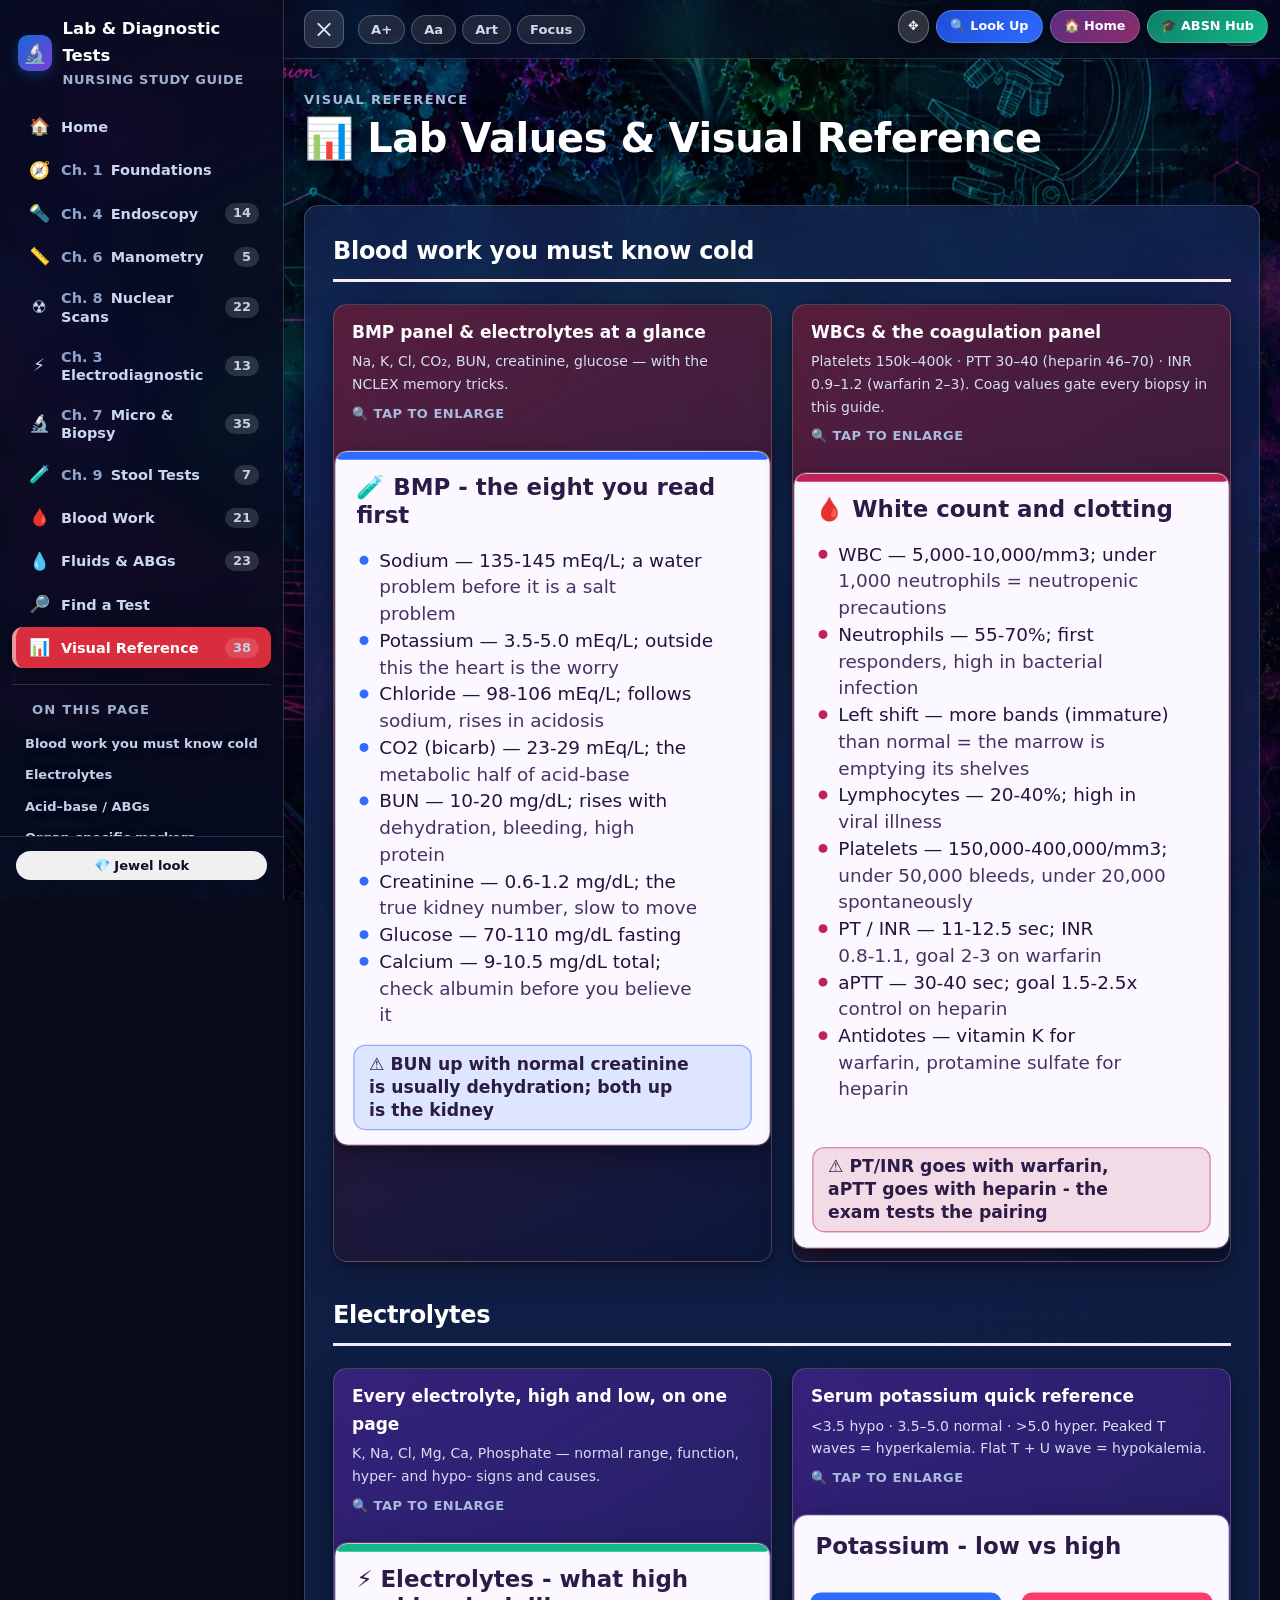
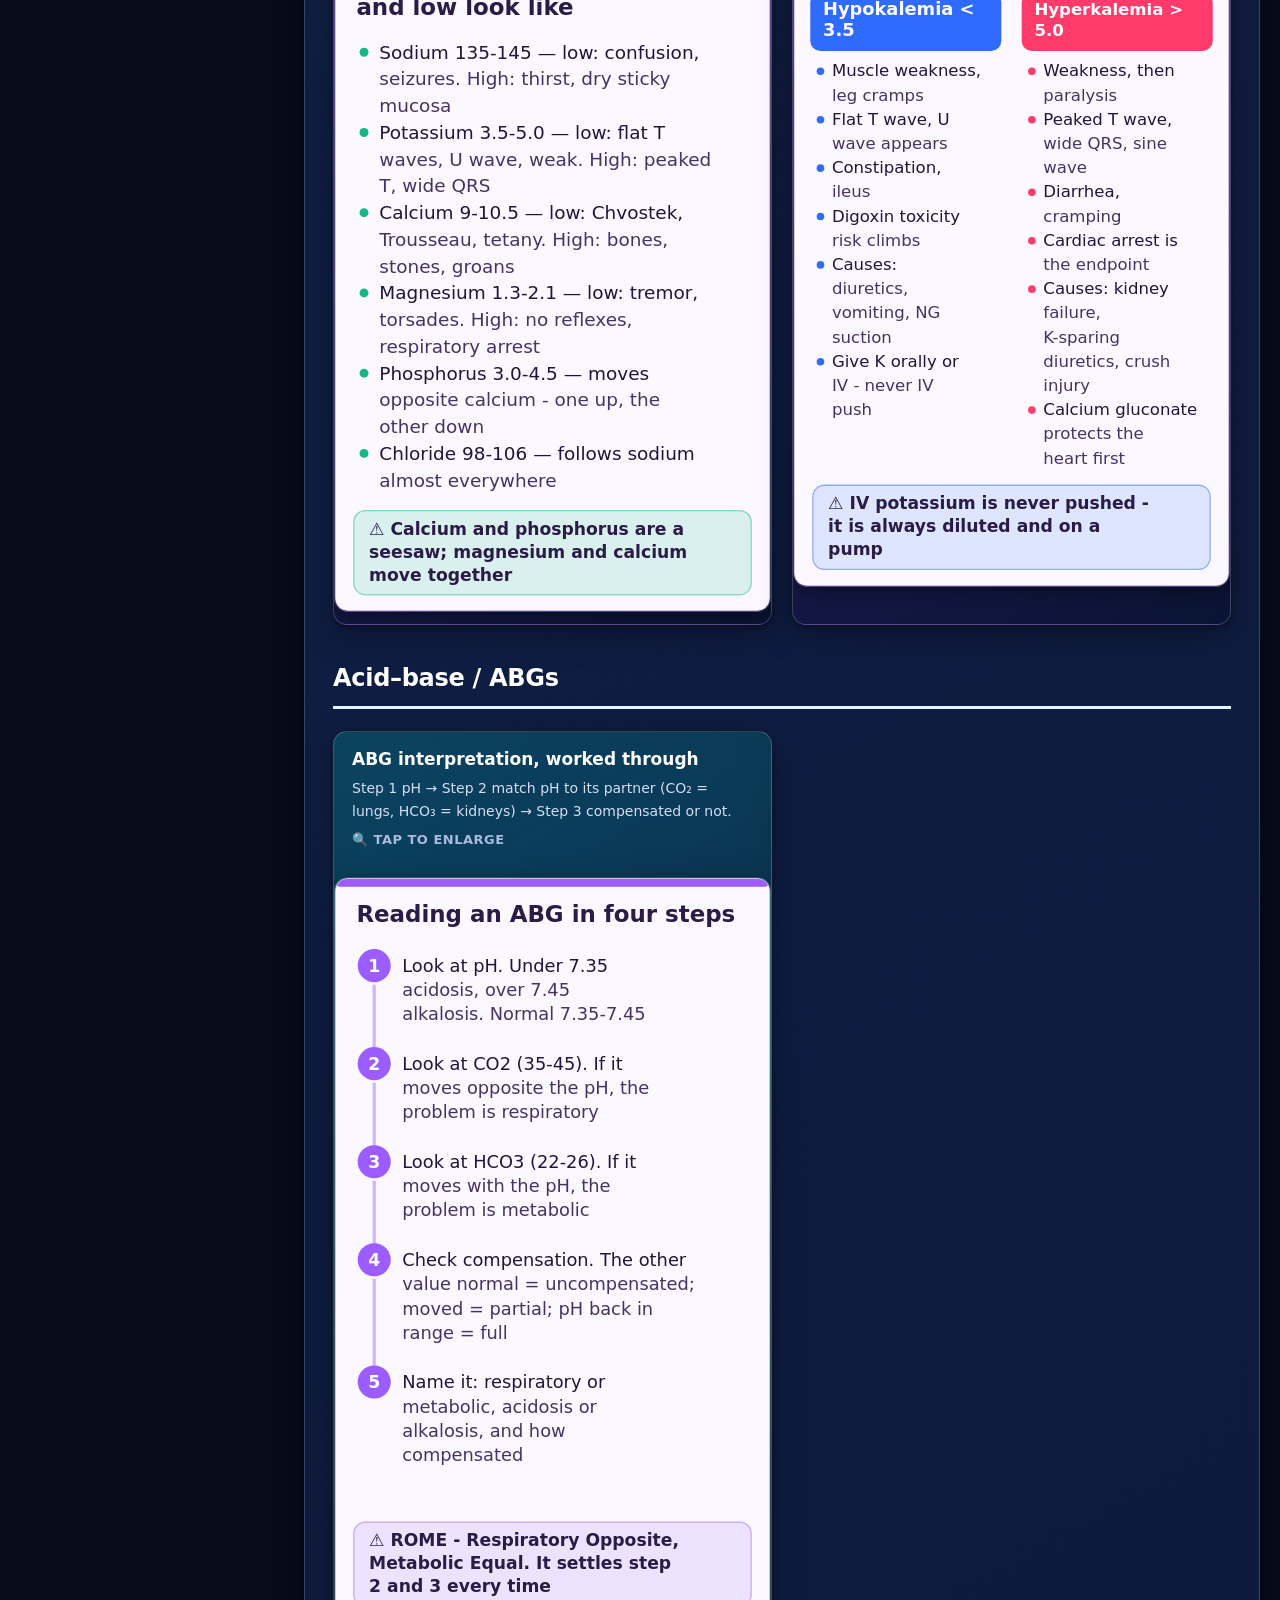
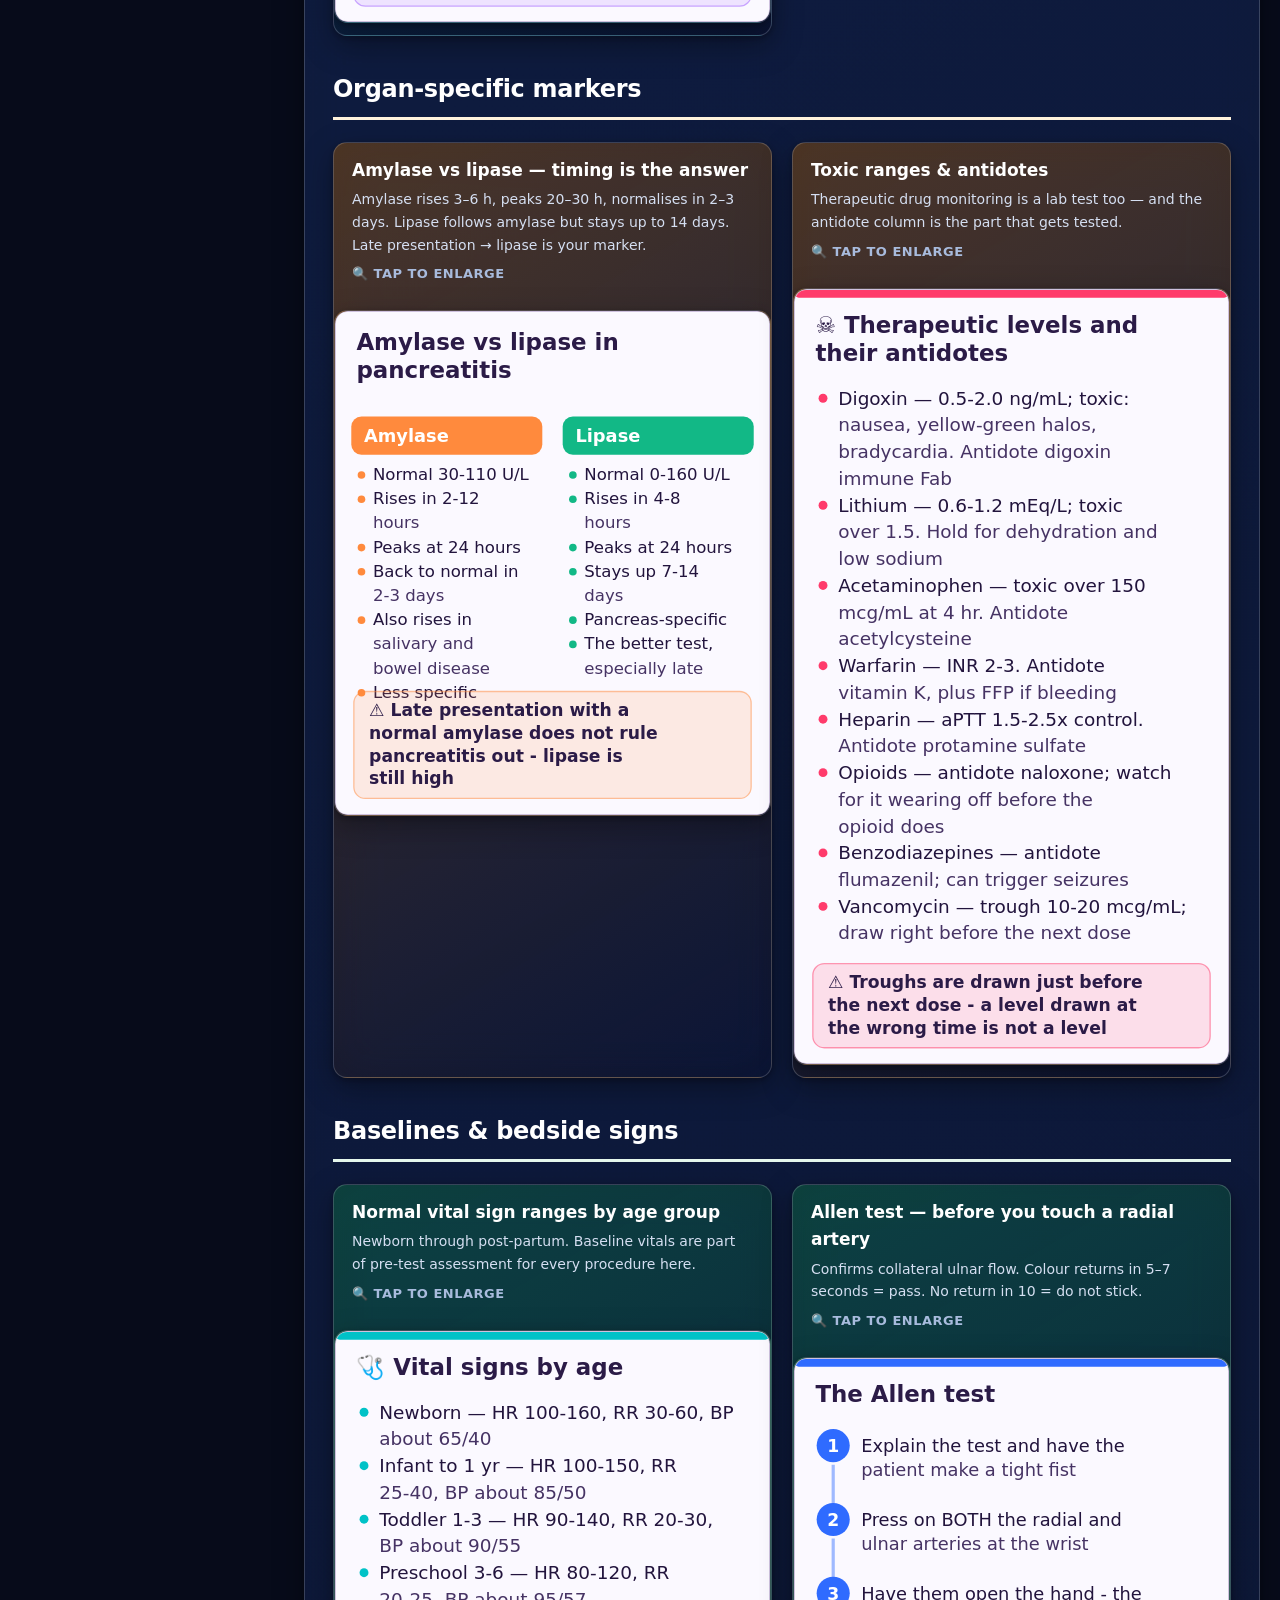
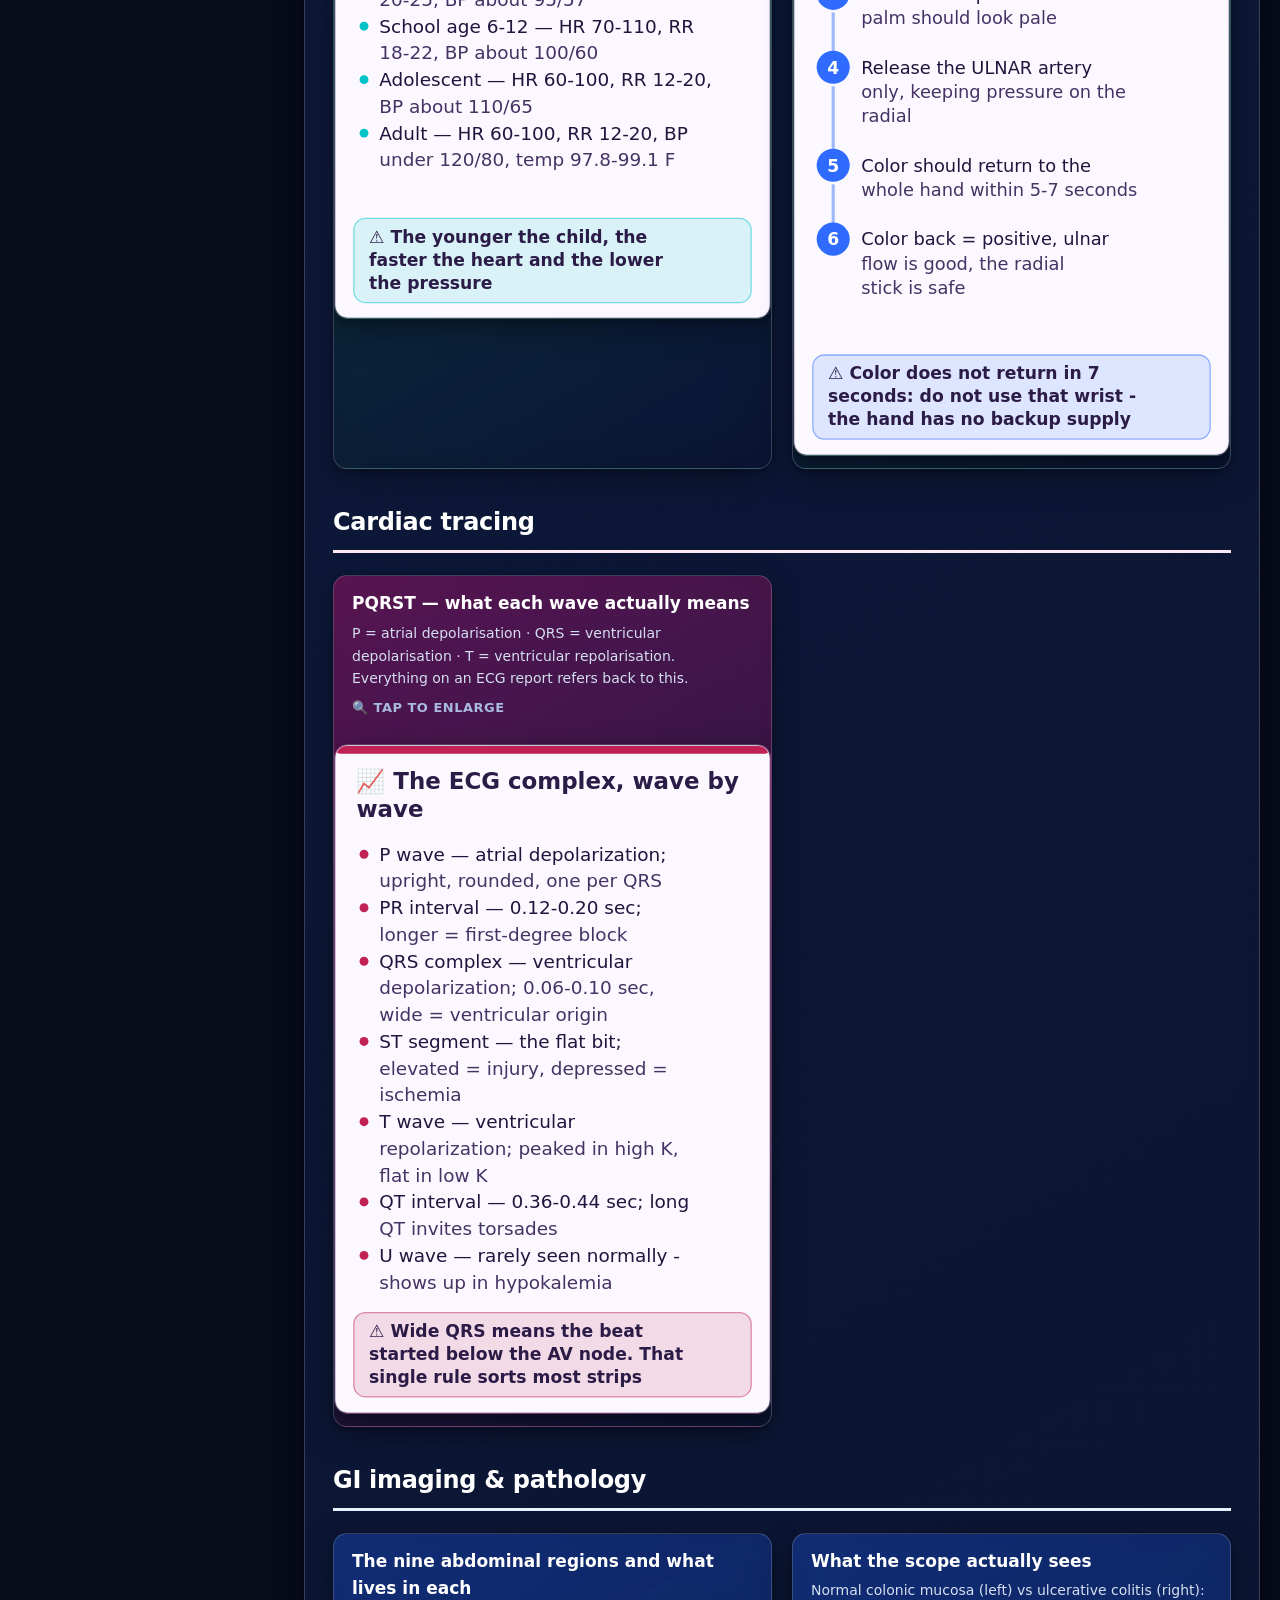
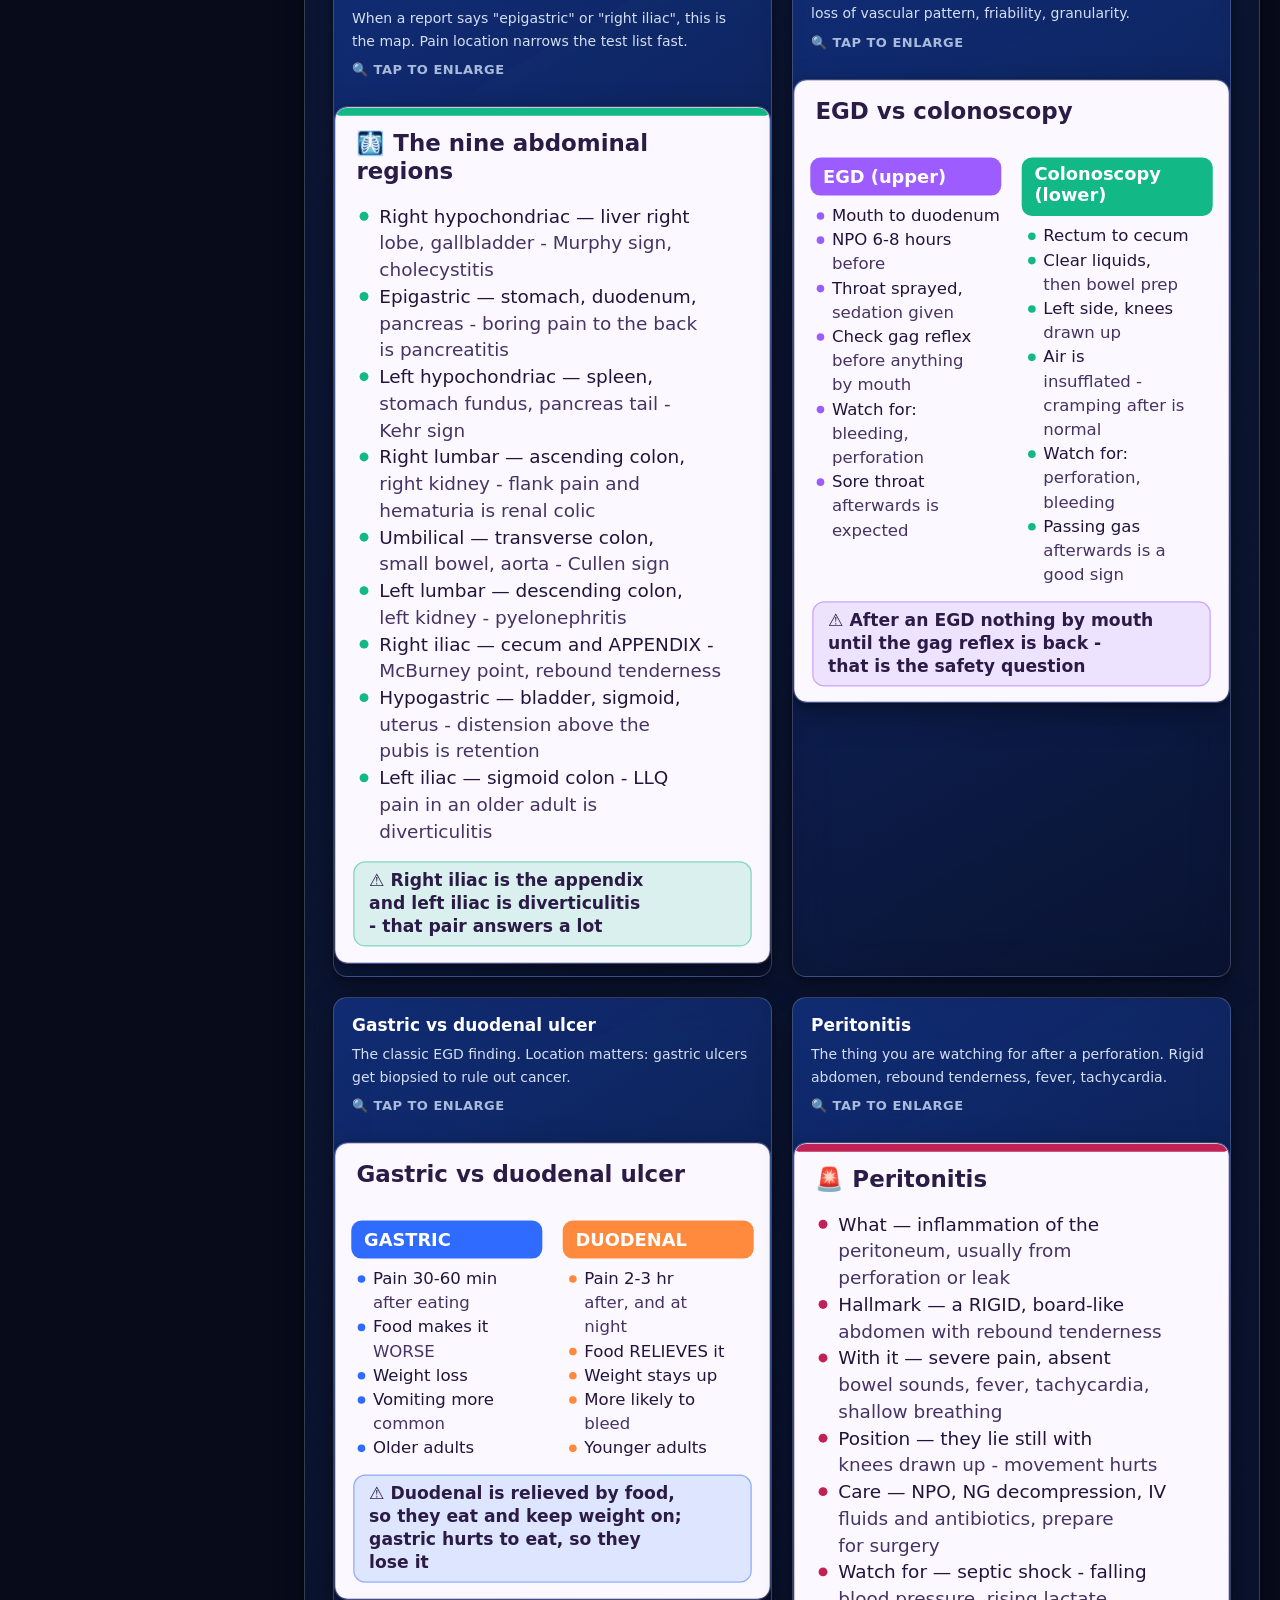
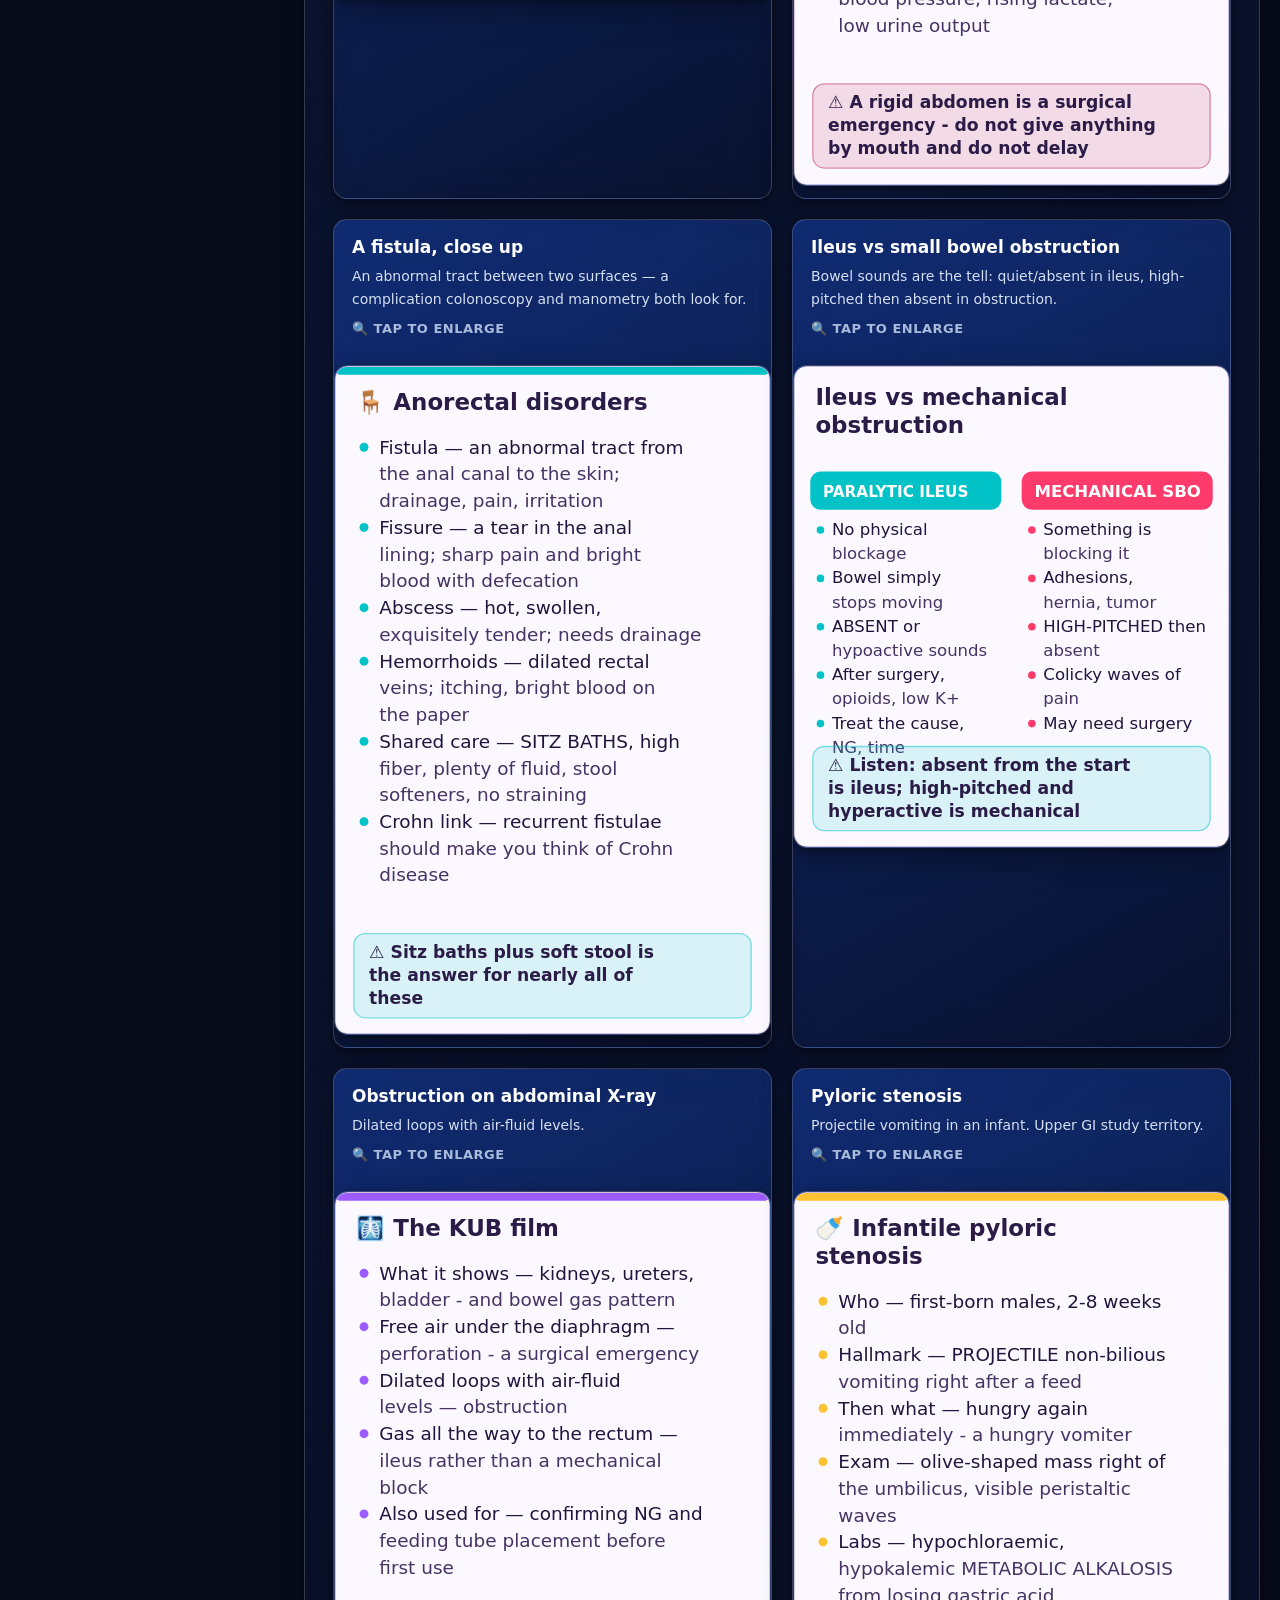
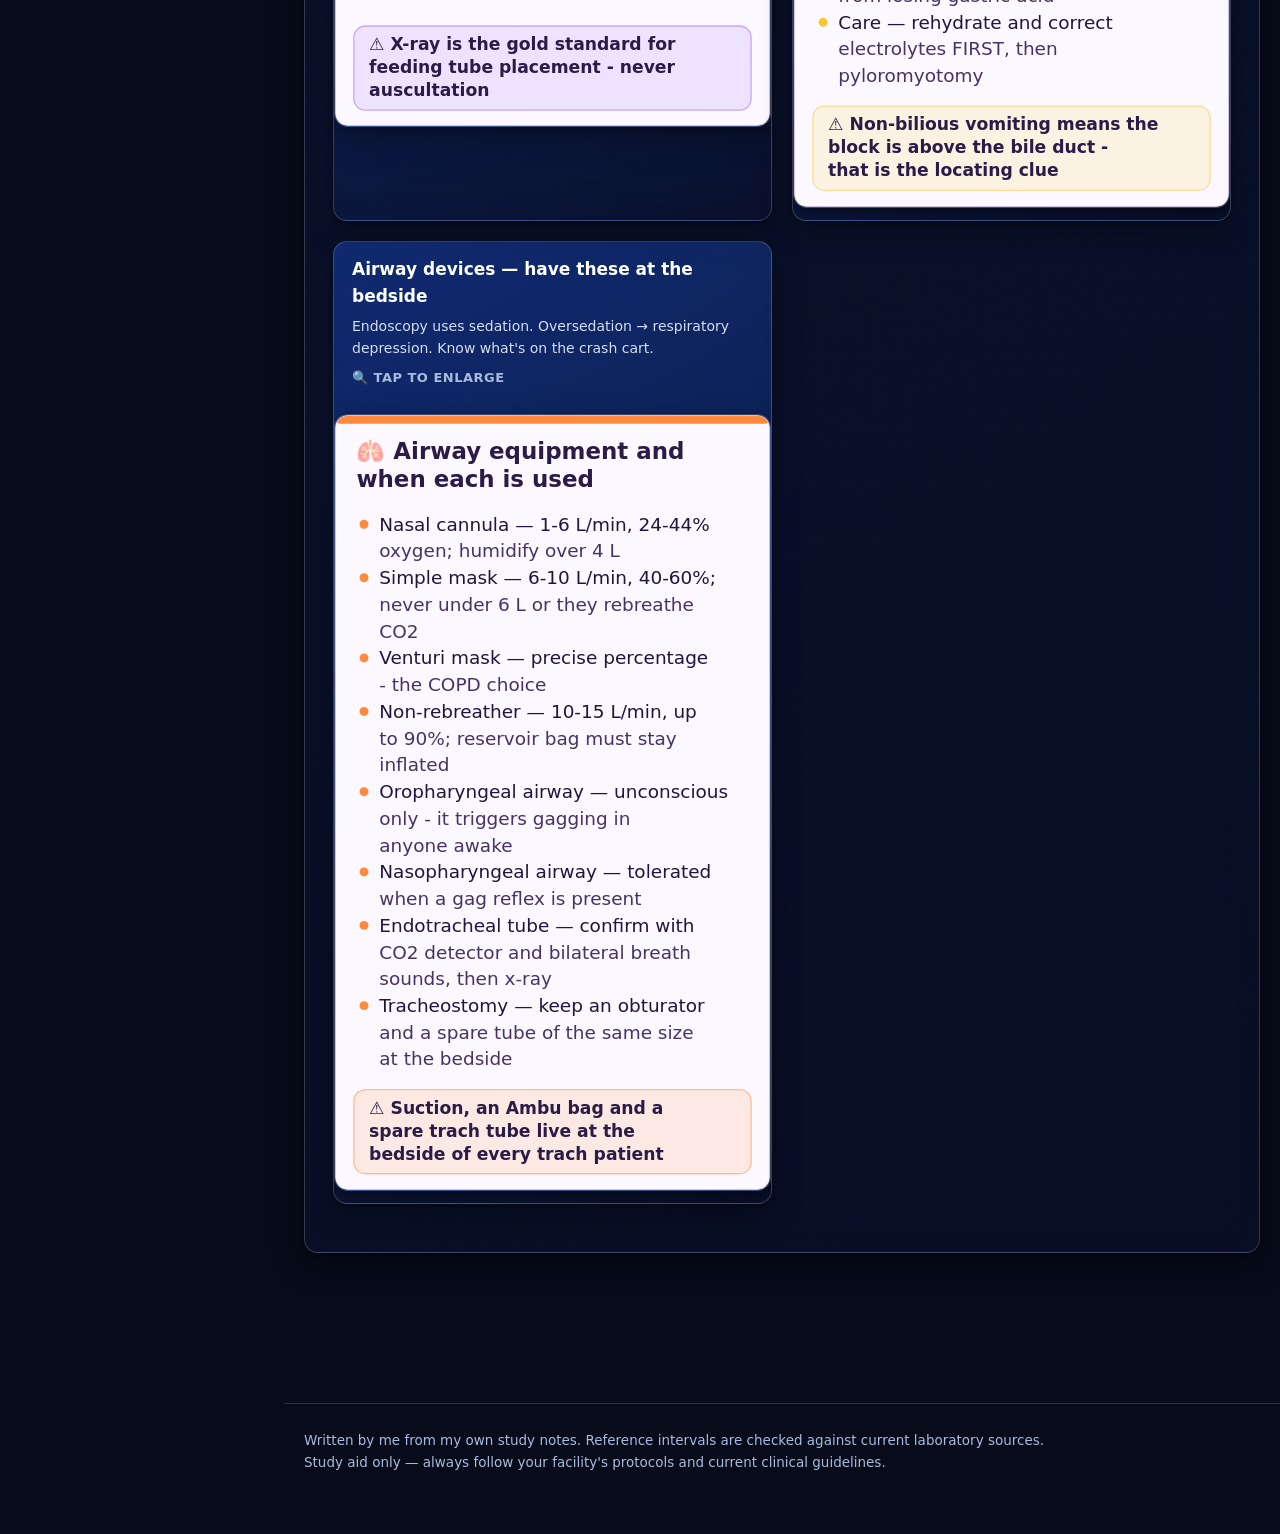
<file: pages/lab-values.html>
<!DOCTYPE html>
<html lang="en">
<head>
<meta charset="utf-8">
<meta name="viewport" content="width=device-width, initial-scale=1">
<title>Lab Values &amp; Visual Reference</title>
<meta name="description" content="Visual reference sheets for lab values, electrolytes, ABGs and GI pathology.">
<link rel="icon" href="data:image/svg+xml,<svg xmlns='http://www.w3.org/2000/svg' viewBox='0 0 100 100'><text y='.9em' font-size='90'>🔬</text></svg>">
<link rel="stylesheet" href="../assets/css/style.css">
<style id="drawnfig-css">
/* Selectors are deliberately specific: a page rule like `.imggrid figure{overflow:hidden}`
   outranks a bare `.drawnfig` and was clipping the right-hand side of these figures off. */
figure.drawnfig,.imggrid figure.drawnfig{margin:12px 0;max-width:100%;min-width:0;
  overflow-x:auto;overflow-y:hidden;overscroll-behavior-x:contain;-webkit-overflow-scrolling:touch;
  background:none;border:0;display:block}
/* The plates are drawn on a 340px canvas and are never scaled below it - type that
   shrinks to 8px is unreadable - so a narrower column pans inside this box instead. */
figure.drawnfig>svg,.imggrid figure.drawnfig>svg{width:100%;min-width:340px;height:auto;display:block;
  border-radius:12px;border:1px solid rgba(120,90,160,.35);box-shadow:0 8px 22px rgba(0,0,0,.35);
  background:#fbf9ff;object-fit:none}
.drawn-note{margin:10px 0;padding:10px 12px;border-radius:10px;font-size:0.92rem;line-height:1.5;
  background:rgba(18,184,134,.16);border:1px solid rgba(18,184,134,.45);color:inherit}
/* A 340px track floor is wider than a 320px phone, so the grid pushed the page
   sideways. One full-width column below 720px, with a zero minimum. */
@media(max-width:720px){.imggrid{grid-template-columns:minmax(0,1fr)!important}}
</style>
</head>
<body class="jewel nav-open">
<style id="navDragCSS">
#navBtns{touch-action:none}
#navBtns.dragging{opacity:.9;cursor:grabbing}
#navBtns.hidden-by-overlay{display:none !important}
#nbGrip{cursor:grab;background:rgba(255,255,255,.16) !important;
  border:1px solid rgba(255,255,255,.3) !important;color:#fff !important;
  border-radius:22px;padding:7px 9px !important;font:900 .9rem 'Segoe UI',system-ui,sans-serif;
  line-height:1;user-select:none;box-shadow:0 4px 14px rgba(0,0,0,.5);flex:0 0 auto}
#nbGrip:hover{background:rgba(255,255,255,.32) !important}
#navBtns.dragging #nbGrip{cursor:grabbing}
@media print{#navBtns{display:none !important}}
</style>
<style id="a11yCSS">
/* keep wide things inside the viewport so magnifying never forces sideways scrolling */
img,svg,video,canvas{max-width:100%;height:auto}
pre,code,kbd{white-space:pre-wrap;overflow-wrap:anywhere}
.a11y-tblwrap{overflow-x:auto;max-width:100%;-webkit-overflow-scrolling:touch}
@media(max-width:1024px){
  #nav a{white-space:normal}
  .bar{margin-left:0 !important;margin-right:0 !important;max-width:100% !important}
}

/* rem (not em) so these can never compound down to unreadable sizes */
small,.eyebrow,.rail-sep,.sm-txt,.tiny,.fine,.cap,.foot{font-size:.82rem}
sub,sup{font-size:.72rem}

/* keep the fixed Home/ABSN cluster from sitting on top of page titles */
@media(max-width:1024px){
  header h1, header p, h1:first-of-type{padding-right:92px}
}
@media(max-width:560px){
  header h1, header p, h1:first-of-type{padding-right:80px}
}
</style>

<style id="navbtnCSS">
#navBtns{position:fixed;top:10px;right:12px;z-index:2147483000;display:flex;gap:7px;align-items:center}
#navBtns a,#navBtns button{
  display:inline-block;font:700 .8rem 'Segoe UI',system-ui,sans-serif;
  padding:7px 13px;border-radius:22px;text-decoration:none;cursor:pointer;
  border:1px solid rgba(255,255,255,.22);box-shadow:0 4px 14px rgba(0,0,0,.5);
  color:#fff;white-space:nowrap;line-height:1.3;
}
#navBtns .nbLook{background:linear-gradient(135deg,#1d4ed8,#2f6bff)}
#navBtns .nbHome{background:linear-gradient(135deg,#5a2d82,#8e2d6b)}
#navBtns .nbAbsn{background:linear-gradient(135deg,#0f7d6b,#12b886)}
#navBtns a:hover,#navBtns button:hover{filter:brightness(1.15)}
#navBtns a,#navBtns button{backdrop-filter:blur(6px);-webkit-backdrop-filter:blur(6px)}
/* magnified viewports report a narrow CSS width - shed the labels early so the
   cluster stops sitting on top of page headings */
@media(max-width:1024px){
  #navBtns{top:6px;right:6px;gap:5px}
  #navBtns .nbLabel{display:none}
  #navBtns a,#navBtns button{padding:8px 11px;font-size:1rem;line-height:1}
}
@media(max-width:560px){
  #navBtns a,#navBtns button{padding:7px 9px;font-size:.95rem}
}
@media print{#navBtns{display:none}}

</style>
<div id="navBtns"><a class="nbLook" href="https://arnold7777777.github.io/NUR-198-Study-Guide/Look%20It%20Up.html" target="_blank" rel="noopener" title="Look up any topic across all your sites">&#128269;<span class="nbLabel"> Look Up</span></a><a class="nbHome" href="../index.html" title="Back to this course's study hub">&#127968;<span class="nbLabel"> Home</span></a><a class="nbAbsn" href="https://arnold7777777.github.io/ABSN-Study-Hub/" onclick="return nbToAbsn(event)" title="Close this page and go back toward the ABSN Study Hub">&#127891;<span class="nbLabel"> ABSN Hub</span></a></div>
<script>if(window.top!==window.self){var _nb=document.getElementById("navBtns");if(_nb)_nb.style.display="none";}</script>
<script>
(function(){
  var ABSN='https://arnold7777777.github.io/ABSN-Study-Hub/';
  window.nbToAbsn=function(ev){
    if(ev&&ev.preventDefault)ev.preventDefault();
    /* On a sub-page: try to close this tab so the study hub behind it is revealed.
       Browsers only allow close() on script-opened tabs, so fall back to navigating. */
    try{ window.close(); }catch(e){}
    setTimeout(function(){ if(!window.closed) window.location.href=ABSN; },120);
    return false;
  };
})();
</script>

<div class="progress"></div>

<aside class="railnav" id="railnav" aria-label="Site navigation">
  <div class="rail-head">
    <a class="brand" href="../index.html">
      <span class="logo">🔬</span>
      <span>Lab &amp; Diagnostic Tests<small>Nursing study guide</small></span>
    </a>
  </div>
  <nav class="rail-links"><a href="../index.html"><span class="ni">🏠</span><span>Home</span></a><a href="foundations.html" style="--c:#1668d8"><span class="ni">🧭</span><span><b>Ch. 1</b> Foundations</span></a><a href="endoscopy.html" style="--c:#7b3fd4"><span class="ni">🔦</span><span><b>Ch. 4</b> Endoscopy</span><em>14</em></a><a href="manometry.html" style="--c:#0a8f9c"><span class="ni">📏</span><span><b>Ch. 6</b> Manometry</span><em>5</em></a><a href="nuclear.html" style="--c:#b56a00"><span class="ni">☢️</span><span><b>Ch. 8</b> Nuclear Scans</span><em>22</em></a><a href="electro.html" style="--c:#d1197f"><span class="ni">⚡</span><span><b>Ch. 3</b> Electrodiagnostic</span><em>13</em></a><a href="micro.html" style="--c:#0f8a4d"><span class="ni">🔬</span><span><b>Ch. 7</b> Micro &amp; Biopsy</span><em>35</em></a><a href="stool.html" style="--c:#8a5a2b"><span class="ni">🧪</span><span><b>Ch. 9</b> Stool Tests</span><em>7</em></a><a href="bloodwork.html" style="--c:#d92c3c"><span class="ni">🩸</span><span>Blood Work</span><em>21</em></a><a href="fluids.html" style="--c:#0a8f9c"><span class="ni">💧</span><span>Fluids &amp; ABGs</span><em>23</em></a><a href="find-a-test.html" style="--c:#4b46c9"><span class="ni">🔎</span><span>Find a Test</span></a><a href="lab-values.html" class="active" style="--c:#d92c3c"><span class="ni">📊</span><span>Visual Reference</span><em>38</em></a></nav>
  <div class="rail-toc sidebar"><div class="rail-sep">On this page</div><ol><li><a href="#blood-work-you-must-know-cold">Blood work you must know cold</a></li><li><a href="#electrolytes">Electrolytes</a></li><li><a href="#acid-base-abgs">Acid–base / ABGs</a></li><li><a href="#organ-specific-markers">Organ-specific markers</a></li><li><a href="#baselines-bedside-signs">Baselines &amp; bedside signs</a></li><li><a href="#cardiac-tracing">Cardiac tracing</a></li><li><a href="#gi-imaging-pathology">GI imaging &amp; pathology</a></li></ol></div>
  <div class="rail-foot">
    <button class="tool-btn wide" data-toggle="jewel" title="Switch between the jewel-glass look and a plain high-contrast one">💎 Jewel look</button>
  </div>
</aside>
<div class="rail-scrim" id="railScrim" hidden></div>

<header class="topbar">
  <div class="topbar-inner">
    <button class="navtoggle" id="navToggle" aria-label="Show or hide the menu" aria-expanded="true">
      <span></span><span></span><span></span>
    </button>
    <a class="brand brand-top" href="../index.html">
      <span class="logo">🔬</span>
      <span>Lab &amp; Diagnostic Tests<small>Nursing study guide</small></span>
    </a>
    <div class="tools">
      <button class="tool-btn" data-toggle="big-text" title="Larger text">A+</button>
      <button class="tool-btn" data-toggle="dyslexic" title="Easier-to-read font">Aa</button>
      <button class="tool-btn" data-toggle="art-bold" title="Show the background art more strongly">Art</button>
      <button class="tool-btn" data-toggle="focus" title="Dim everything except the card you opened">Focus</button>
    </div>
  </div>
</header>

<div class="page-shell">

<div class="wrap">
  <div class="page-head">
    <div class="eyebrow">Visual reference</div>
    <h1>📊 Lab Values &amp; Visual Reference</h1>
    <p class="lede"></p>
  </div>
</div>
<div class="wrap">
  <div class="layout">
    <main><div class="prose"><h2 id="blood-work-you-must-know-cold" style="border-bottom-color:#fdeaec">Blood work you must know cold</h2><div class="ref-grid"><div class="ref-card" style="--c:#d92c3c"><div class="rc-head"><h3>BMP panel &amp; electrolytes at a glance</h3><p>Na, K, Cl, CO₂, BUN, creatinine, glucose — with the NCLEX memory tricks.</p></div><figure class="drawnfig"><svg viewBox="0 0 340 544" width="100%" xmlns="http://www.w3.org/2000/svg" role="img" aria-label="BMP - the eight you read first. Sodium: 135-145 mEq/L; a water problem before it is a salt problem. Potassium: 3.5-5.0 mEq/L; outside this the heart is the worry. Chloride: 98-106 mEq/L; follows sodium, rises in acidosis. CO2 (bicarb): 23-29 mEq/L; the metabolic half of acid-base. BUN: 10-20 mg/dL; rises with dehydration, bleeding, high protein. Creatinine: 0.6-1.2 mg/dL; the true kidney number, slow to move. Glucose: 70-110 mg/dL fasting. Calcium: 9-10.5 mg/dL total; check albumin before you believe it. BUN up with normal creatinine is usually dehydration; both up is the kidney."><rect width="340" height="544" rx="14" fill="#fbf9ff"/><rect x="0" y="0" width="340" height="6" rx="3" fill="#2f6bff"/><text x="16" y="34" font-family="system-ui,-apple-system,Segoe UI,Roboto,Helvetica,Arial,sans-serif" font-size="18" font-weight="900" fill="#2b1b47">🧪 BMP - the eight you read</text><text x="16" y="56" font-family="system-ui,-apple-system,Segoe UI,Roboto,Helvetica,Arial,sans-serif" font-size="18" font-weight="900" fill="#2b1b47">first</text><circle cx="22" cy="85" r="3.5" fill="#2f6bff"/><text x="34" y="90" font-family="system-ui,-apple-system,Segoe UI,Roboto,Helvetica,Arial,sans-serif" font-size="14.5" fill="#22143d">Sodium — 135-145 mEq/L; a water</text><text x="34" y="111" font-family="system-ui,-apple-system,Segoe UI,Roboto,Helvetica,Arial,sans-serif" font-size="14.5" fill="#463364">problem before it is a salt</text><text x="34" y="132" font-family="system-ui,-apple-system,Segoe UI,Roboto,Helvetica,Arial,sans-serif" font-size="14.5" fill="#463364">problem</text><circle cx="22" cy="148" r="3.5" fill="#2f6bff"/><text x="34" y="153" font-family="system-ui,-apple-system,Segoe UI,Roboto,Helvetica,Arial,sans-serif" font-size="14.5" fill="#22143d">Potassium — 3.5-5.0 mEq/L; outside</text><text x="34" y="174" font-family="system-ui,-apple-system,Segoe UI,Roboto,Helvetica,Arial,sans-serif" font-size="14.5" fill="#463364">this the heart is the worry</text><circle cx="22" cy="190" r="3.5" fill="#2f6bff"/><text x="34" y="195" font-family="system-ui,-apple-system,Segoe UI,Roboto,Helvetica,Arial,sans-serif" font-size="14.5" fill="#22143d">Chloride — 98-106 mEq/L; follows</text><text x="34" y="216" font-family="system-ui,-apple-system,Segoe UI,Roboto,Helvetica,Arial,sans-serif" font-size="14.5" fill="#463364">sodium, rises in acidosis</text><circle cx="22" cy="232" r="3.5" fill="#2f6bff"/><text x="34" y="237" font-family="system-ui,-apple-system,Segoe UI,Roboto,Helvetica,Arial,sans-serif" font-size="14.5" fill="#22143d">CO2 (bicarb) — 23-29 mEq/L; the</text><text x="34" y="258" font-family="system-ui,-apple-system,Segoe UI,Roboto,Helvetica,Arial,sans-serif" font-size="14.5" fill="#463364">metabolic half of acid-base</text><circle cx="22" cy="274" r="3.5" fill="#2f6bff"/><text x="34" y="279" font-family="system-ui,-apple-system,Segoe UI,Roboto,Helvetica,Arial,sans-serif" font-size="14.5" fill="#22143d">BUN — 10-20 mg/dL; rises with</text><text x="34" y="300" font-family="system-ui,-apple-system,Segoe UI,Roboto,Helvetica,Arial,sans-serif" font-size="14.5" fill="#463364">dehydration, bleeding, high</text><text x="34" y="321" font-family="system-ui,-apple-system,Segoe UI,Roboto,Helvetica,Arial,sans-serif" font-size="14.5" fill="#463364">protein</text><circle cx="22" cy="337" r="3.5" fill="#2f6bff"/><text x="34" y="342" font-family="system-ui,-apple-system,Segoe UI,Roboto,Helvetica,Arial,sans-serif" font-size="14.5" fill="#22143d">Creatinine — 0.6-1.2 mg/dL; the</text><text x="34" y="363" font-family="system-ui,-apple-system,Segoe UI,Roboto,Helvetica,Arial,sans-serif" font-size="14.5" fill="#463364">true kidney number, slow to move</text><circle cx="22" cy="379" r="3.5" fill="#2f6bff"/><text x="34" y="384" font-family="system-ui,-apple-system,Segoe UI,Roboto,Helvetica,Arial,sans-serif" font-size="14.5" fill="#22143d">Glucose — 70-110 mg/dL fasting</text><circle cx="22" cy="400" r="3.5" fill="#2f6bff"/><text x="34" y="405" font-family="system-ui,-apple-system,Segoe UI,Roboto,Helvetica,Arial,sans-serif" font-size="14.5" fill="#22143d">Calcium — 9-10.5 mg/dL total;</text><text x="34" y="426" font-family="system-ui,-apple-system,Segoe UI,Roboto,Helvetica,Arial,sans-serif" font-size="14.5" fill="#463364">check albumin before you believe</text><text x="34" y="447" font-family="system-ui,-apple-system,Segoe UI,Roboto,Helvetica,Arial,sans-serif" font-size="14.5" fill="#463364">it</text><rect x="14" y="466" width="312" height="66" rx="9" fill="#2f6bff" fill-opacity=".14" stroke="#2f6bff" stroke-opacity=".5"/><text x="26" y="485" font-family="system-ui,-apple-system,Segoe UI,Roboto,Helvetica,Arial,sans-serif" font-size="13.5" font-weight="700" fill="#2b1b47">⚠ BUN up with normal creatinine</text><text x="26" y="503" font-family="system-ui,-apple-system,Segoe UI,Roboto,Helvetica,Arial,sans-serif" font-size="13.5" font-weight="700" fill="#2b1b47">is usually dehydration; both up</text><text x="26" y="521" font-family="system-ui,-apple-system,Segoe UI,Roboto,Helvetica,Arial,sans-serif" font-size="13.5" font-weight="700" fill="#2b1b47">is the kidney</text></svg></figure></div><div class="ref-card" style="--c:#d92c3c"><div class="rc-head"><h3>WBCs &amp; the coagulation panel</h3><p>Platelets 150k–400k · PTT 30–40 (heparin 46–70) · INR 0.9–1.2 (warfarin 2–3). Coag values gate every biopsy in this guide.</p></div><figure class="drawnfig"><svg viewBox="0 0 340 607" width="100%" xmlns="http://www.w3.org/2000/svg" role="img" aria-label="White count and clotting. WBC: 5,000-10,000/mm3; under 1,000 neutrophils = neutropenic precautions. Neutrophils: 55-70%; first responders, high in bacterial infection. Left shift: more bands (immature) than normal = the marrow is emptying its shelves. Lymphocytes: 20-40%; high in viral illness. Platelets: 150,000-400,000/mm3; under 50,000 bleeds, under 20,000 spontaneously. PT / INR: 11-12.5 sec; INR 0.8-1.1, goal 2-3 on warfarin. aPTT: 30-40 sec; goal 1.5-2.5x control on heparin. Antidotes: vitamin K for warfarin, protamine sulfate for heparin. PT/INR goes with warfarin, aPTT goes with heparin - the exam tests the pairing."><rect width="340" height="607" rx="14" fill="#fbf9ff"/><rect x="0" y="0" width="340" height="6" rx="3" fill="#c02255"/><text x="16" y="34" font-family="system-ui,-apple-system,Segoe UI,Roboto,Helvetica,Arial,sans-serif" font-size="18" font-weight="900" fill="#2b1b47">🩸 White count and clotting</text><circle cx="22" cy="63" r="3.5" fill="#c02255"/><text x="34" y="68" font-family="system-ui,-apple-system,Segoe UI,Roboto,Helvetica,Arial,sans-serif" font-size="14.5" fill="#22143d">WBC — 5,000-10,000/mm3; under</text><text x="34" y="89" font-family="system-ui,-apple-system,Segoe UI,Roboto,Helvetica,Arial,sans-serif" font-size="14.5" fill="#463364">1,000 neutrophils = neutropenic</text><text x="34" y="110" font-family="system-ui,-apple-system,Segoe UI,Roboto,Helvetica,Arial,sans-serif" font-size="14.5" fill="#463364">precautions</text><circle cx="22" cy="126" r="3.5" fill="#c02255"/><text x="34" y="131" font-family="system-ui,-apple-system,Segoe UI,Roboto,Helvetica,Arial,sans-serif" font-size="14.5" fill="#22143d">Neutrophils — 55-70%; first</text><text x="34" y="152" font-family="system-ui,-apple-system,Segoe UI,Roboto,Helvetica,Arial,sans-serif" font-size="14.5" fill="#463364">responders, high in bacterial</text><text x="34" y="173" font-family="system-ui,-apple-system,Segoe UI,Roboto,Helvetica,Arial,sans-serif" font-size="14.5" fill="#463364">infection</text><circle cx="22" cy="189" r="3.5" fill="#c02255"/><text x="34" y="194" font-family="system-ui,-apple-system,Segoe UI,Roboto,Helvetica,Arial,sans-serif" font-size="14.5" fill="#22143d">Left shift — more bands (immature)</text><text x="34" y="215" font-family="system-ui,-apple-system,Segoe UI,Roboto,Helvetica,Arial,sans-serif" font-size="14.5" fill="#463364">than normal = the marrow is</text><text x="34" y="236" font-family="system-ui,-apple-system,Segoe UI,Roboto,Helvetica,Arial,sans-serif" font-size="14.5" fill="#463364">emptying its shelves</text><circle cx="22" cy="252" r="3.5" fill="#c02255"/><text x="34" y="257" font-family="system-ui,-apple-system,Segoe UI,Roboto,Helvetica,Arial,sans-serif" font-size="14.5" fill="#22143d">Lymphocytes — 20-40%; high in</text><text x="34" y="278" font-family="system-ui,-apple-system,Segoe UI,Roboto,Helvetica,Arial,sans-serif" font-size="14.5" fill="#463364">viral illness</text><circle cx="22" cy="294" r="3.5" fill="#c02255"/><text x="34" y="299" font-family="system-ui,-apple-system,Segoe UI,Roboto,Helvetica,Arial,sans-serif" font-size="14.5" fill="#22143d">Platelets — 150,000-400,000/mm3;</text><text x="34" y="320" font-family="system-ui,-apple-system,Segoe UI,Roboto,Helvetica,Arial,sans-serif" font-size="14.5" fill="#463364">under 50,000 bleeds, under 20,000</text><text x="34" y="341" font-family="system-ui,-apple-system,Segoe UI,Roboto,Helvetica,Arial,sans-serif" font-size="14.5" fill="#463364">spontaneously</text><circle cx="22" cy="357" r="3.5" fill="#c02255"/><text x="34" y="362" font-family="system-ui,-apple-system,Segoe UI,Roboto,Helvetica,Arial,sans-serif" font-size="14.5" fill="#22143d">PT / INR — 11-12.5 sec; INR</text><text x="34" y="383" font-family="system-ui,-apple-system,Segoe UI,Roboto,Helvetica,Arial,sans-serif" font-size="14.5" fill="#463364">0.8-1.1, goal 2-3 on warfarin</text><circle cx="22" cy="399" r="3.5" fill="#c02255"/><text x="34" y="404" font-family="system-ui,-apple-system,Segoe UI,Roboto,Helvetica,Arial,sans-serif" font-size="14.5" fill="#22143d">aPTT — 30-40 sec; goal 1.5-2.5x</text><text x="34" y="425" font-family="system-ui,-apple-system,Segoe UI,Roboto,Helvetica,Arial,sans-serif" font-size="14.5" fill="#463364">control on heparin</text><circle cx="22" cy="441" r="3.5" fill="#c02255"/><text x="34" y="446" font-family="system-ui,-apple-system,Segoe UI,Roboto,Helvetica,Arial,sans-serif" font-size="14.5" fill="#22143d">Antidotes — vitamin K for</text><text x="34" y="467" font-family="system-ui,-apple-system,Segoe UI,Roboto,Helvetica,Arial,sans-serif" font-size="14.5" fill="#463364">warfarin, protamine sulfate for</text><text x="34" y="488" font-family="system-ui,-apple-system,Segoe UI,Roboto,Helvetica,Arial,sans-serif" font-size="14.5" fill="#463364">heparin</text><rect x="14" y="529" width="312" height="66" rx="9" fill="#c02255" fill-opacity=".14" stroke="#c02255" stroke-opacity=".5"/><text x="26" y="548" font-family="system-ui,-apple-system,Segoe UI,Roboto,Helvetica,Arial,sans-serif" font-size="13.5" font-weight="700" fill="#2b1b47">⚠ PT/INR goes with warfarin,</text><text x="26" y="566" font-family="system-ui,-apple-system,Segoe UI,Roboto,Helvetica,Arial,sans-serif" font-size="13.5" font-weight="700" fill="#2b1b47">aPTT goes with heparin - the</text><text x="26" y="584" font-family="system-ui,-apple-system,Segoe UI,Roboto,Helvetica,Arial,sans-serif" font-size="13.5" font-weight="700" fill="#2b1b47">exam tests the pairing</text></svg></figure></div></div><h2 id="electrolytes" style="border-bottom-color:#f2eafd">Electrolytes</h2><div class="ref-grid"><div class="ref-card" style="--c:#7b3fd4"><div class="rc-head"><h3>Every electrolyte, high and low, on one page</h3><p>K, Na, Cl, Mg, Ca, Phosphate — normal range, function, hyper- and hypo- signs and causes.</p></div><figure class="drawnfig"><svg viewBox="0 0 340 523" width="100%" xmlns="http://www.w3.org/2000/svg" role="img" aria-label="Electrolytes - what high and low look like. Sodium 135-145: low: confusion, seizures. High: thirst, dry sticky mucosa. Potassium 3.5-5.0: low: flat T waves, U wave, weak. High: peaked T, wide QRS. Calcium 9-10.5: low: Chvostek, Trousseau, tetany. High: bones, stones, groans. Magnesium 1.3-2.1: low: tremor, torsades. High: no reflexes, respiratory arrest. Phosphorus 3.0-4.5: moves opposite calcium - one up, the other down. Chloride 98-106: follows sodium almost everywhere. Calcium and phosphorus are a seesaw; magnesium and calcium move together."><rect width="340" height="523" rx="14" fill="#fbf9ff"/><rect x="0" y="0" width="340" height="6" rx="3" fill="#12b886"/><text x="16" y="34" font-family="system-ui,-apple-system,Segoe UI,Roboto,Helvetica,Arial,sans-serif" font-size="18" font-weight="900" fill="#2b1b47">⚡ Electrolytes - what high</text><text x="16" y="56" font-family="system-ui,-apple-system,Segoe UI,Roboto,Helvetica,Arial,sans-serif" font-size="18" font-weight="900" fill="#2b1b47">and low look like</text><circle cx="22" cy="85" r="3.5" fill="#12b886"/><text x="34" y="90" font-family="system-ui,-apple-system,Segoe UI,Roboto,Helvetica,Arial,sans-serif" font-size="14.5" fill="#22143d">Sodium 135-145 — low: confusion,</text><text x="34" y="111" font-family="system-ui,-apple-system,Segoe UI,Roboto,Helvetica,Arial,sans-serif" font-size="14.5" fill="#463364">seizures. High: thirst, dry sticky</text><text x="34" y="132" font-family="system-ui,-apple-system,Segoe UI,Roboto,Helvetica,Arial,sans-serif" font-size="14.5" fill="#463364">mucosa</text><circle cx="22" cy="148" r="3.5" fill="#12b886"/><text x="34" y="153" font-family="system-ui,-apple-system,Segoe UI,Roboto,Helvetica,Arial,sans-serif" font-size="14.5" fill="#22143d">Potassium 3.5-5.0 — low: flat T</text><text x="34" y="174" font-family="system-ui,-apple-system,Segoe UI,Roboto,Helvetica,Arial,sans-serif" font-size="14.5" fill="#463364">waves, U wave, weak. High: peaked</text><text x="34" y="195" font-family="system-ui,-apple-system,Segoe UI,Roboto,Helvetica,Arial,sans-serif" font-size="14.5" fill="#463364">T, wide QRS</text><circle cx="22" cy="211" r="3.5" fill="#12b886"/><text x="34" y="216" font-family="system-ui,-apple-system,Segoe UI,Roboto,Helvetica,Arial,sans-serif" font-size="14.5" fill="#22143d">Calcium 9-10.5 — low: Chvostek,</text><text x="34" y="237" font-family="system-ui,-apple-system,Segoe UI,Roboto,Helvetica,Arial,sans-serif" font-size="14.5" fill="#463364">Trousseau, tetany. High: bones,</text><text x="34" y="258" font-family="system-ui,-apple-system,Segoe UI,Roboto,Helvetica,Arial,sans-serif" font-size="14.5" fill="#463364">stones, groans</text><circle cx="22" cy="274" r="3.5" fill="#12b886"/><text x="34" y="279" font-family="system-ui,-apple-system,Segoe UI,Roboto,Helvetica,Arial,sans-serif" font-size="14.5" fill="#22143d">Magnesium 1.3-2.1 — low: tremor,</text><text x="34" y="300" font-family="system-ui,-apple-system,Segoe UI,Roboto,Helvetica,Arial,sans-serif" font-size="14.5" fill="#463364">torsades. High: no reflexes,</text><text x="34" y="321" font-family="system-ui,-apple-system,Segoe UI,Roboto,Helvetica,Arial,sans-serif" font-size="14.5" fill="#463364">respiratory arrest</text><circle cx="22" cy="337" r="3.5" fill="#12b886"/><text x="34" y="342" font-family="system-ui,-apple-system,Segoe UI,Roboto,Helvetica,Arial,sans-serif" font-size="14.5" fill="#22143d">Phosphorus 3.0-4.5 — moves</text><text x="34" y="363" font-family="system-ui,-apple-system,Segoe UI,Roboto,Helvetica,Arial,sans-serif" font-size="14.5" fill="#463364">opposite calcium - one up, the</text><text x="34" y="384" font-family="system-ui,-apple-system,Segoe UI,Roboto,Helvetica,Arial,sans-serif" font-size="14.5" fill="#463364">other down</text><circle cx="22" cy="400" r="3.5" fill="#12b886"/><text x="34" y="405" font-family="system-ui,-apple-system,Segoe UI,Roboto,Helvetica,Arial,sans-serif" font-size="14.5" fill="#22143d">Chloride 98-106 — follows sodium</text><text x="34" y="426" font-family="system-ui,-apple-system,Segoe UI,Roboto,Helvetica,Arial,sans-serif" font-size="14.5" fill="#463364">almost everywhere</text><rect x="14" y="445" width="312" height="66" rx="9" fill="#12b886" fill-opacity=".14" stroke="#12b886" stroke-opacity=".5"/><text x="26" y="464" font-family="system-ui,-apple-system,Segoe UI,Roboto,Helvetica,Arial,sans-serif" font-size="13.5" font-weight="700" fill="#2b1b47">⚠ Calcium and phosphorus are a</text><text x="26" y="482" font-family="system-ui,-apple-system,Segoe UI,Roboto,Helvetica,Arial,sans-serif" font-size="13.5" font-weight="700" fill="#2b1b47">seesaw; magnesium and calcium</text><text x="26" y="500" font-family="system-ui,-apple-system,Segoe UI,Roboto,Helvetica,Arial,sans-serif" font-size="13.5" font-weight="700" fill="#2b1b47">move together</text></svg></figure></div><div class="ref-card" style="--c:#7b3fd4"><div class="rc-head"><h3>Serum potassium quick reference</h3><p>&lt;3.5 hypo · 3.5–5.0 normal · &gt;5.0 hyper. Peaked T waves = hyperkalemia. Flat T + U wave = hypokalemia.</p></div><figure class="drawnfig"><svg viewBox="0 0 340 525" width="100%" xmlns="http://www.w3.org/2000/svg" role="img" aria-label="Potassium - low vs high. Hypokalemia &lt; 3.5: Muscle weakness, leg cramps; Flat T wave, U wave appears; Constipation, ileus; Digoxin toxicity risk climbs; Causes: diuretics, vomiting, NG suction; Give K orally or IV - never IV push. Hyperkalemia &gt; 5.0: Weakness, then paralysis; Peaked T wave, wide QRS, sine wave; Diarrhea, cramping; Cardiac arrest is the endpoint; Causes: kidney failure, K-sparing diuretics, crush injury; Calcium gluconate protects the heart first. IV potassium is never pushed - it is always diluted and on a pump."><rect width="340" height="525" rx="14" fill="#fbf9ff"/><text x="16" y="30" font-family="system-ui,-apple-system,Segoe UI,Roboto,Helvetica,Arial,sans-serif" font-size="18" font-weight="900" fill="#2b1b47">Potassium - low vs high</text><rect x="12" y="60" width="150" height="46" rx="8" fill="#2f6bff"/><text x="22" y="78" font-family="system-ui,-apple-system,Segoe UI,Roboto,Helvetica,Arial,sans-serif" font-size="14" font-weight="900" fill="#ffffff">Hypokalemia &lt;</text><text x="22" y="94" font-family="system-ui,-apple-system,Segoe UI,Roboto,Helvetica,Arial,sans-serif" font-size="14" font-weight="900" fill="#ffffff">3.5</text><circle cx="20" cy="122" r="3" fill="#2f6bff"/><text x="29" y="126" font-family="system-ui,-apple-system,Segoe UI,Roboto,Helvetica,Arial,sans-serif" font-size="13" fill="#22143d">Muscle weakness,</text><text x="29" y="145" font-family="system-ui,-apple-system,Segoe UI,Roboto,Helvetica,Arial,sans-serif" font-size="13" fill="#463364">leg cramps</text><circle cx="20" cy="160" r="3" fill="#2f6bff"/><text x="29" y="164" font-family="system-ui,-apple-system,Segoe UI,Roboto,Helvetica,Arial,sans-serif" font-size="13" fill="#22143d">Flat T wave, U</text><text x="29" y="183" font-family="system-ui,-apple-system,Segoe UI,Roboto,Helvetica,Arial,sans-serif" font-size="13" fill="#463364">wave appears</text><circle cx="20" cy="198" r="3" fill="#2f6bff"/><text x="29" y="202" font-family="system-ui,-apple-system,Segoe UI,Roboto,Helvetica,Arial,sans-serif" font-size="13" fill="#22143d">Constipation,</text><text x="29" y="221" font-family="system-ui,-apple-system,Segoe UI,Roboto,Helvetica,Arial,sans-serif" font-size="13" fill="#463364">ileus</text><circle cx="20" cy="236" r="3" fill="#2f6bff"/><text x="29" y="240" font-family="system-ui,-apple-system,Segoe UI,Roboto,Helvetica,Arial,sans-serif" font-size="13" fill="#22143d">Digoxin toxicity</text><text x="29" y="259" font-family="system-ui,-apple-system,Segoe UI,Roboto,Helvetica,Arial,sans-serif" font-size="13" fill="#463364">risk climbs</text><circle cx="20" cy="274" r="3" fill="#2f6bff"/><text x="29" y="278" font-family="system-ui,-apple-system,Segoe UI,Roboto,Helvetica,Arial,sans-serif" font-size="13" fill="#22143d">Causes:</text><text x="29" y="297" font-family="system-ui,-apple-system,Segoe UI,Roboto,Helvetica,Arial,sans-serif" font-size="13" fill="#463364">diuretics,</text><text x="29" y="316" font-family="system-ui,-apple-system,Segoe UI,Roboto,Helvetica,Arial,sans-serif" font-size="13" fill="#463364">vomiting, NG</text><text x="29" y="335" font-family="system-ui,-apple-system,Segoe UI,Roboto,Helvetica,Arial,sans-serif" font-size="13" fill="#463364">suction</text><circle cx="20" cy="350" r="3" fill="#2f6bff"/><text x="29" y="354" font-family="system-ui,-apple-system,Segoe UI,Roboto,Helvetica,Arial,sans-serif" font-size="13" fill="#22143d">Give K orally or</text><text x="29" y="373" font-family="system-ui,-apple-system,Segoe UI,Roboto,Helvetica,Arial,sans-serif" font-size="13" fill="#463364">IV - never IV</text><text x="29" y="392" font-family="system-ui,-apple-system,Segoe UI,Roboto,Helvetica,Arial,sans-serif" font-size="13" fill="#463364">push</text><rect x="178" y="60" width="150" height="46" rx="8" fill="#ff3b6b"/><text x="188" y="78" font-family="system-ui,-apple-system,Segoe UI,Roboto,Helvetica,Arial,sans-serif" font-size="13" font-weight="900" fill="#ffffff">Hyperkalemia &gt;</text><text x="188" y="94" font-family="system-ui,-apple-system,Segoe UI,Roboto,Helvetica,Arial,sans-serif" font-size="13" font-weight="900" fill="#ffffff">5.0</text><circle cx="186" cy="122" r="3" fill="#ff3b6b"/><text x="195" y="126" font-family="system-ui,-apple-system,Segoe UI,Roboto,Helvetica,Arial,sans-serif" font-size="13" fill="#22143d">Weakness, then</text><text x="195" y="145" font-family="system-ui,-apple-system,Segoe UI,Roboto,Helvetica,Arial,sans-serif" font-size="13" fill="#463364">paralysis</text><circle cx="186" cy="160" r="3" fill="#ff3b6b"/><text x="195" y="164" font-family="system-ui,-apple-system,Segoe UI,Roboto,Helvetica,Arial,sans-serif" font-size="13" fill="#22143d">Peaked T wave,</text><text x="195" y="183" font-family="system-ui,-apple-system,Segoe UI,Roboto,Helvetica,Arial,sans-serif" font-size="13" fill="#463364">wide QRS, sine</text><text x="195" y="202" font-family="system-ui,-apple-system,Segoe UI,Roboto,Helvetica,Arial,sans-serif" font-size="13" fill="#463364">wave</text><circle cx="186" cy="217" r="3" fill="#ff3b6b"/><text x="195" y="221" font-family="system-ui,-apple-system,Segoe UI,Roboto,Helvetica,Arial,sans-serif" font-size="13" fill="#22143d">Diarrhea,</text><text x="195" y="240" font-family="system-ui,-apple-system,Segoe UI,Roboto,Helvetica,Arial,sans-serif" font-size="13" fill="#463364">cramping</text><circle cx="186" cy="255" r="3" fill="#ff3b6b"/><text x="195" y="259" font-family="system-ui,-apple-system,Segoe UI,Roboto,Helvetica,Arial,sans-serif" font-size="13" fill="#22143d">Cardiac arrest is</text><text x="195" y="278" font-family="system-ui,-apple-system,Segoe UI,Roboto,Helvetica,Arial,sans-serif" font-size="13" fill="#463364">the endpoint</text><circle cx="186" cy="293" r="3" fill="#ff3b6b"/><text x="195" y="297" font-family="system-ui,-apple-system,Segoe UI,Roboto,Helvetica,Arial,sans-serif" font-size="13" fill="#22143d">Causes: kidney</text><text x="195" y="316" font-family="system-ui,-apple-system,Segoe UI,Roboto,Helvetica,Arial,sans-serif" font-size="13" fill="#463364">failure,</text><text x="195" y="335" font-family="system-ui,-apple-system,Segoe UI,Roboto,Helvetica,Arial,sans-serif" font-size="13" fill="#463364">K-sparing</text><text x="195" y="354" font-family="system-ui,-apple-system,Segoe UI,Roboto,Helvetica,Arial,sans-serif" font-size="13" fill="#463364">diuretics, crush</text><text x="195" y="373" font-family="system-ui,-apple-system,Segoe UI,Roboto,Helvetica,Arial,sans-serif" font-size="13" fill="#463364">injury</text><circle cx="186" cy="388" r="3" fill="#ff3b6b"/><text x="195" y="392" font-family="system-ui,-apple-system,Segoe UI,Roboto,Helvetica,Arial,sans-serif" font-size="13" fill="#22143d">Calcium gluconate</text><text x="195" y="411" font-family="system-ui,-apple-system,Segoe UI,Roboto,Helvetica,Arial,sans-serif" font-size="13" fill="#463364">protects the</text><text x="195" y="430" font-family="system-ui,-apple-system,Segoe UI,Roboto,Helvetica,Arial,sans-serif" font-size="13" fill="#463364">heart first</text><rect x="14" y="447" width="312" height="66" rx="9" fill="#2f6bff" fill-opacity=".14" stroke="#2f6bff" stroke-opacity=".5"/><text x="26" y="466" font-family="system-ui,-apple-system,Segoe UI,Roboto,Helvetica,Arial,sans-serif" font-size="13.5" font-weight="700" fill="#2b1b47">⚠ IV potassium is never pushed -</text><text x="26" y="484" font-family="system-ui,-apple-system,Segoe UI,Roboto,Helvetica,Arial,sans-serif" font-size="13.5" font-weight="700" fill="#2b1b47">it is always diluted and on a</text><text x="26" y="502" font-family="system-ui,-apple-system,Segoe UI,Roboto,Helvetica,Arial,sans-serif" font-size="13.5" font-weight="700" fill="#2b1b47">pump</text></svg></figure></div></div><h2 id="acid-base-abgs" style="border-bottom-color:#e2f6f8">Acid–base / ABGs</h2><div class="ref-grid"><div class="ref-card" style="--c:#0a8f9c"><div class="rc-head"><h3>ABG interpretation, worked through</h3><p>Step 1 pH → Step 2 match pH to its partner (CO₂ = lungs, HCO₃ = kidneys) → Step 3 compensated or not.</p></div><figure class="drawnfig"><svg viewBox="0 0 340 583" width="100%" xmlns="http://www.w3.org/2000/svg" role="img" aria-label="Reading an ABG in four steps. Steps: 1, Look at pH. Under 7.35 acidosis, over 7.45 alkalosis. Normal 7.35-7.45; 2, Look at CO2 (35-45). If it moves opposite the pH, the problem is respiratory; 3, Look at HCO3 (22-26). If it moves with the pH, the problem is metabolic; 4, Check compensation. The other value normal = uncompensated; moved = partial; pH back in range = full; 5, Name it: respiratory or metabolic, acidosis or alkalosis, and how compensated. ROME - Respiratory Opposite, Metabolic Equal. It settles step 2 and 3 every time."><rect width="340" height="583" rx="14" fill="#fbf9ff"/><rect x="0" y="0" width="340" height="6" rx="3" fill="#9d5cff"/><text x="16" y="34" font-family="system-ui,-apple-system,Segoe UI,Roboto,Helvetica,Arial,sans-serif" font-size="18" font-weight="900" fill="#2b1b47">Reading an ABG in four steps</text><circle cx="30" cy="68" r="13" fill="#9d5cff"/><text x="30" y="73" text-anchor="middle" font-family="system-ui,-apple-system,Segoe UI,Roboto,Helvetica,Arial,sans-serif" font-size="13.5" font-weight="900" fill="#ffffff">1</text><text x="52" y="73" font-family="system-ui,-apple-system,Segoe UI,Roboto,Helvetica,Arial,sans-serif" font-size="14" fill="#22143d">Look at pH. Under 7.35</text><text x="52" y="92" font-family="system-ui,-apple-system,Segoe UI,Roboto,Helvetica,Arial,sans-serif" font-size="14" fill="#463364">acidosis, over 7.45</text><text x="52" y="111" font-family="system-ui,-apple-system,Segoe UI,Roboto,Helvetica,Arial,sans-serif" font-size="14" fill="#463364">alkalosis. Normal 7.35-7.45</text><line x1="30" y1="83" x2="30" y2="134" stroke="#9d5cff" stroke-width="2.5" stroke-opacity=".45"/><circle cx="30" cy="145" r="13" fill="#9d5cff"/><text x="30" y="150" text-anchor="middle" font-family="system-ui,-apple-system,Segoe UI,Roboto,Helvetica,Arial,sans-serif" font-size="13.5" font-weight="900" fill="#ffffff">2</text><text x="52" y="150" font-family="system-ui,-apple-system,Segoe UI,Roboto,Helvetica,Arial,sans-serif" font-size="14" fill="#22143d">Look at CO2 (35-45). If it</text><text x="52" y="169" font-family="system-ui,-apple-system,Segoe UI,Roboto,Helvetica,Arial,sans-serif" font-size="14" fill="#463364">moves opposite the pH, the</text><text x="52" y="188" font-family="system-ui,-apple-system,Segoe UI,Roboto,Helvetica,Arial,sans-serif" font-size="14" fill="#463364">problem is respiratory</text><line x1="30" y1="160" x2="30" y2="211" stroke="#9d5cff" stroke-width="2.5" stroke-opacity=".45"/><circle cx="30" cy="222" r="13" fill="#9d5cff"/><text x="30" y="227" text-anchor="middle" font-family="system-ui,-apple-system,Segoe UI,Roboto,Helvetica,Arial,sans-serif" font-size="13.5" font-weight="900" fill="#ffffff">3</text><text x="52" y="227" font-family="system-ui,-apple-system,Segoe UI,Roboto,Helvetica,Arial,sans-serif" font-size="14" fill="#22143d">Look at HCO3 (22-26). If it</text><text x="52" y="246" font-family="system-ui,-apple-system,Segoe UI,Roboto,Helvetica,Arial,sans-serif" font-size="14" fill="#463364">moves with the pH, the</text><text x="52" y="265" font-family="system-ui,-apple-system,Segoe UI,Roboto,Helvetica,Arial,sans-serif" font-size="14" fill="#463364">problem is metabolic</text><line x1="30" y1="237" x2="30" y2="288" stroke="#9d5cff" stroke-width="2.5" stroke-opacity=".45"/><circle cx="30" cy="299" r="13" fill="#9d5cff"/><text x="30" y="304" text-anchor="middle" font-family="system-ui,-apple-system,Segoe UI,Roboto,Helvetica,Arial,sans-serif" font-size="13.5" font-weight="900" fill="#ffffff">4</text><text x="52" y="304" font-family="system-ui,-apple-system,Segoe UI,Roboto,Helvetica,Arial,sans-serif" font-size="14" fill="#22143d">Check compensation. The other</text><text x="52" y="323" font-family="system-ui,-apple-system,Segoe UI,Roboto,Helvetica,Arial,sans-serif" font-size="14" fill="#463364">value normal = uncompensated;</text><text x="52" y="342" font-family="system-ui,-apple-system,Segoe UI,Roboto,Helvetica,Arial,sans-serif" font-size="14" fill="#463364">moved = partial; pH back in</text><text x="52" y="361" font-family="system-ui,-apple-system,Segoe UI,Roboto,Helvetica,Arial,sans-serif" font-size="14" fill="#463364">range = full</text><line x1="30" y1="314" x2="30" y2="384" stroke="#9d5cff" stroke-width="2.5" stroke-opacity=".45"/><circle cx="30" cy="395" r="13" fill="#9d5cff"/><text x="30" y="400" text-anchor="middle" font-family="system-ui,-apple-system,Segoe UI,Roboto,Helvetica,Arial,sans-serif" font-size="13.5" font-weight="900" fill="#ffffff">5</text><text x="52" y="400" font-family="system-ui,-apple-system,Segoe UI,Roboto,Helvetica,Arial,sans-serif" font-size="14" fill="#22143d">Name it: respiratory or</text><text x="52" y="419" font-family="system-ui,-apple-system,Segoe UI,Roboto,Helvetica,Arial,sans-serif" font-size="14" fill="#463364">metabolic, acidosis or</text><text x="52" y="438" font-family="system-ui,-apple-system,Segoe UI,Roboto,Helvetica,Arial,sans-serif" font-size="14" fill="#463364">alkalosis, and how</text><text x="52" y="457" font-family="system-ui,-apple-system,Segoe UI,Roboto,Helvetica,Arial,sans-serif" font-size="14" fill="#463364">compensated</text><rect x="14" y="505" width="312" height="66" rx="9" fill="#9d5cff" fill-opacity=".14" stroke="#9d5cff" stroke-opacity=".5"/><text x="26" y="524" font-family="system-ui,-apple-system,Segoe UI,Roboto,Helvetica,Arial,sans-serif" font-size="13.5" font-weight="700" fill="#2b1b47">⚠ ROME - Respiratory Opposite,</text><text x="26" y="542" font-family="system-ui,-apple-system,Segoe UI,Roboto,Helvetica,Arial,sans-serif" font-size="13.5" font-weight="700" fill="#2b1b47">Metabolic Equal. It settles step</text><text x="26" y="560" font-family="system-ui,-apple-system,Segoe UI,Roboto,Helvetica,Arial,sans-serif" font-size="13.5" font-weight="700" fill="#2b1b47">2 and 3 every time</text></svg></figure></div></div><h2 id="organ-specific-markers" style="border-bottom-color:#fff3dc">Organ-specific markers</h2><div class="ref-grid"><div class="ref-card" style="--c:#b56a00"><div class="rc-head"><h3>Amylase vs lipase — timing is the answer</h3><p>Amylase rises 3–6 h, peaks 20–30 h, normalises in 2–3 days. Lipase follows amylase but stays up to 14 days. Late presentation → lipase is your marker.</p></div><figure class="drawnfig"><svg viewBox="0 0 340 394" width="100%" xmlns="http://www.w3.org/2000/svg" role="img" aria-label="Amylase vs lipase in pancreatitis. Amylase: Normal 30-110 U/L; Rises in 2-12 hours; Peaks at 24 hours; Back to normal in 2-3 days; Also rises in salivary and bowel disease; Less specific. Lipase: Normal 0-160 U/L; Rises in 4-8 hours; Peaks at 24 hours; Stays up 7-14 days; Pancreas-specific; The better test, especially late. Late presentation with a normal amylase does not rule pancreatitis out - lipase is still high."><rect width="340" height="394" rx="14" fill="#fbf9ff"/><text x="16" y="30" font-family="system-ui,-apple-system,Segoe UI,Roboto,Helvetica,Arial,sans-serif" font-size="18" font-weight="900" fill="#2b1b47">Amylase vs lipase in</text><text x="16" y="52" font-family="system-ui,-apple-system,Segoe UI,Roboto,Helvetica,Arial,sans-serif" font-size="18" font-weight="900" fill="#2b1b47">pancreatitis</text><rect x="12" y="82" width="150" height="30" rx="8" fill="#ff8a3d"/><text x="22" y="102" font-family="system-ui,-apple-system,Segoe UI,Roboto,Helvetica,Arial,sans-serif" font-size="14" font-weight="900" fill="#ffffff">Amylase</text><circle cx="20" cy="128" r="3" fill="#ff8a3d"/><text x="29" y="132" font-family="system-ui,-apple-system,Segoe UI,Roboto,Helvetica,Arial,sans-serif" font-size="13" fill="#22143d">Normal 30-110 U/L</text><circle cx="20" cy="147" r="3" fill="#ff8a3d"/><text x="29" y="151" font-family="system-ui,-apple-system,Segoe UI,Roboto,Helvetica,Arial,sans-serif" font-size="13" fill="#22143d">Rises in 2-12</text><text x="29" y="170" font-family="system-ui,-apple-system,Segoe UI,Roboto,Helvetica,Arial,sans-serif" font-size="13" fill="#463364">hours</text><circle cx="20" cy="185" r="3" fill="#ff8a3d"/><text x="29" y="189" font-family="system-ui,-apple-system,Segoe UI,Roboto,Helvetica,Arial,sans-serif" font-size="13" fill="#22143d">Peaks at 24 hours</text><circle cx="20" cy="204" r="3" fill="#ff8a3d"/><text x="29" y="208" font-family="system-ui,-apple-system,Segoe UI,Roboto,Helvetica,Arial,sans-serif" font-size="13" fill="#22143d">Back to normal in</text><text x="29" y="227" font-family="system-ui,-apple-system,Segoe UI,Roboto,Helvetica,Arial,sans-serif" font-size="13" fill="#463364">2-3 days</text><circle cx="20" cy="242" r="3" fill="#ff8a3d"/><text x="29" y="246" font-family="system-ui,-apple-system,Segoe UI,Roboto,Helvetica,Arial,sans-serif" font-size="13" fill="#22143d">Also rises in</text><text x="29" y="265" font-family="system-ui,-apple-system,Segoe UI,Roboto,Helvetica,Arial,sans-serif" font-size="13" fill="#463364">salivary and</text><text x="29" y="284" font-family="system-ui,-apple-system,Segoe UI,Roboto,Helvetica,Arial,sans-serif" font-size="13" fill="#463364">bowel disease</text><circle cx="20" cy="299" r="3" fill="#ff8a3d"/><text x="29" y="303" font-family="system-ui,-apple-system,Segoe UI,Roboto,Helvetica,Arial,sans-serif" font-size="13" fill="#22143d">Less specific</text><rect x="178" y="82" width="150" height="30" rx="8" fill="#12b886"/><text x="188" y="102" font-family="system-ui,-apple-system,Segoe UI,Roboto,Helvetica,Arial,sans-serif" font-size="14" font-weight="900" fill="#ffffff">Lipase</text><circle cx="186" cy="128" r="3" fill="#12b886"/><text x="195" y="132" font-family="system-ui,-apple-system,Segoe UI,Roboto,Helvetica,Arial,sans-serif" font-size="13" fill="#22143d">Normal 0-160 U/L</text><circle cx="186" cy="147" r="3" fill="#12b886"/><text x="195" y="151" font-family="system-ui,-apple-system,Segoe UI,Roboto,Helvetica,Arial,sans-serif" font-size="13" fill="#22143d">Rises in 4-8</text><text x="195" y="170" font-family="system-ui,-apple-system,Segoe UI,Roboto,Helvetica,Arial,sans-serif" font-size="13" fill="#463364">hours</text><circle cx="186" cy="185" r="3" fill="#12b886"/><text x="195" y="189" font-family="system-ui,-apple-system,Segoe UI,Roboto,Helvetica,Arial,sans-serif" font-size="13" fill="#22143d">Peaks at 24 hours</text><circle cx="186" cy="204" r="3" fill="#12b886"/><text x="195" y="208" font-family="system-ui,-apple-system,Segoe UI,Roboto,Helvetica,Arial,sans-serif" font-size="13" fill="#22143d">Stays up 7-14</text><text x="195" y="227" font-family="system-ui,-apple-system,Segoe UI,Roboto,Helvetica,Arial,sans-serif" font-size="13" fill="#463364">days</text><circle cx="186" cy="242" r="3" fill="#12b886"/><text x="195" y="246" font-family="system-ui,-apple-system,Segoe UI,Roboto,Helvetica,Arial,sans-serif" font-size="13" fill="#22143d">Pancreas-specific</text><circle cx="186" cy="261" r="3" fill="#12b886"/><text x="195" y="265" font-family="system-ui,-apple-system,Segoe UI,Roboto,Helvetica,Arial,sans-serif" font-size="13" fill="#22143d">The better test,</text><text x="195" y="284" font-family="system-ui,-apple-system,Segoe UI,Roboto,Helvetica,Arial,sans-serif" font-size="13" fill="#463364">especially late</text><rect x="14" y="298" width="312" height="84" rx="9" fill="#ff8a3d" fill-opacity=".14" stroke="#ff8a3d" stroke-opacity=".5"/><text x="26" y="317" font-family="system-ui,-apple-system,Segoe UI,Roboto,Helvetica,Arial,sans-serif" font-size="13.5" font-weight="700" fill="#2b1b47">⚠ Late presentation with a</text><text x="26" y="335" font-family="system-ui,-apple-system,Segoe UI,Roboto,Helvetica,Arial,sans-serif" font-size="13.5" font-weight="700" fill="#2b1b47">normal amylase does not rule</text><text x="26" y="353" font-family="system-ui,-apple-system,Segoe UI,Roboto,Helvetica,Arial,sans-serif" font-size="13.5" font-weight="700" fill="#2b1b47">pancreatitis out - lipase is</text><text x="26" y="371" font-family="system-ui,-apple-system,Segoe UI,Roboto,Helvetica,Arial,sans-serif" font-size="13.5" font-weight="700" fill="#2b1b47">still high</text></svg></figure></div><div class="ref-card" style="--c:#b56a00"><div class="rc-head"><h3>Toxic ranges &amp; antidotes</h3><p>Therapeutic drug monitoring is a lab test too — and the antidote column is the part that gets tested.</p></div><figure class="drawnfig"><svg viewBox="0 0 340 607" width="100%" xmlns="http://www.w3.org/2000/svg" role="img" aria-label="Therapeutic levels and their antidotes. Digoxin: 0.5-2.0 ng/mL; toxic: nausea, yellow-green halos, bradycardia. Antidote digoxin immune Fab. Lithium: 0.6-1.2 mEq/L; toxic over 1.5. Hold for dehydration and low sodium. Acetaminophen: toxic over 150 mcg/mL at 4 hr. Antidote acetylcysteine. Warfarin: INR 2-3. Antidote vitamin K, plus FFP if bleeding. Heparin: aPTT 1.5-2.5x control. Antidote protamine sulfate. Opioids: antidote naloxone; watch for it wearing off before the opioid does. Benzodiazepines: antidote flumazenil; can trigger seizures. Vancomycin: trough 10-20 mcg/mL; draw right before the next dose. Troughs are drawn just before the next dose - a level drawn at the wrong time is not a level."><rect width="340" height="607" rx="14" fill="#fbf9ff"/><rect x="0" y="0" width="340" height="6" rx="3" fill="#ff3b6b"/><text x="16" y="34" font-family="system-ui,-apple-system,Segoe UI,Roboto,Helvetica,Arial,sans-serif" font-size="18" font-weight="900" fill="#2b1b47">☠ Therapeutic levels and</text><text x="16" y="56" font-family="system-ui,-apple-system,Segoe UI,Roboto,Helvetica,Arial,sans-serif" font-size="18" font-weight="900" fill="#2b1b47">their antidotes</text><circle cx="22" cy="85" r="3.5" fill="#ff3b6b"/><text x="34" y="90" font-family="system-ui,-apple-system,Segoe UI,Roboto,Helvetica,Arial,sans-serif" font-size="14.5" fill="#22143d">Digoxin — 0.5-2.0 ng/mL; toxic:</text><text x="34" y="111" font-family="system-ui,-apple-system,Segoe UI,Roboto,Helvetica,Arial,sans-serif" font-size="14.5" fill="#463364">nausea, yellow-green halos,</text><text x="34" y="132" font-family="system-ui,-apple-system,Segoe UI,Roboto,Helvetica,Arial,sans-serif" font-size="14.5" fill="#463364">bradycardia. Antidote digoxin</text><text x="34" y="153" font-family="system-ui,-apple-system,Segoe UI,Roboto,Helvetica,Arial,sans-serif" font-size="14.5" fill="#463364">immune Fab</text><circle cx="22" cy="169" r="3.5" fill="#ff3b6b"/><text x="34" y="174" font-family="system-ui,-apple-system,Segoe UI,Roboto,Helvetica,Arial,sans-serif" font-size="14.5" fill="#22143d">Lithium — 0.6-1.2 mEq/L; toxic</text><text x="34" y="195" font-family="system-ui,-apple-system,Segoe UI,Roboto,Helvetica,Arial,sans-serif" font-size="14.5" fill="#463364">over 1.5. Hold for dehydration and</text><text x="34" y="216" font-family="system-ui,-apple-system,Segoe UI,Roboto,Helvetica,Arial,sans-serif" font-size="14.5" fill="#463364">low sodium</text><circle cx="22" cy="232" r="3.5" fill="#ff3b6b"/><text x="34" y="237" font-family="system-ui,-apple-system,Segoe UI,Roboto,Helvetica,Arial,sans-serif" font-size="14.5" fill="#22143d">Acetaminophen — toxic over 150</text><text x="34" y="258" font-family="system-ui,-apple-system,Segoe UI,Roboto,Helvetica,Arial,sans-serif" font-size="14.5" fill="#463364">mcg/mL at 4 hr. Antidote</text><text x="34" y="279" font-family="system-ui,-apple-system,Segoe UI,Roboto,Helvetica,Arial,sans-serif" font-size="14.5" fill="#463364">acetylcysteine</text><circle cx="22" cy="295" r="3.5" fill="#ff3b6b"/><text x="34" y="300" font-family="system-ui,-apple-system,Segoe UI,Roboto,Helvetica,Arial,sans-serif" font-size="14.5" fill="#22143d">Warfarin — INR 2-3. Antidote</text><text x="34" y="321" font-family="system-ui,-apple-system,Segoe UI,Roboto,Helvetica,Arial,sans-serif" font-size="14.5" fill="#463364">vitamin K, plus FFP if bleeding</text><circle cx="22" cy="337" r="3.5" fill="#ff3b6b"/><text x="34" y="342" font-family="system-ui,-apple-system,Segoe UI,Roboto,Helvetica,Arial,sans-serif" font-size="14.5" fill="#22143d">Heparin — aPTT 1.5-2.5x control.</text><text x="34" y="363" font-family="system-ui,-apple-system,Segoe UI,Roboto,Helvetica,Arial,sans-serif" font-size="14.5" fill="#463364">Antidote protamine sulfate</text><circle cx="22" cy="379" r="3.5" fill="#ff3b6b"/><text x="34" y="384" font-family="system-ui,-apple-system,Segoe UI,Roboto,Helvetica,Arial,sans-serif" font-size="14.5" fill="#22143d">Opioids — antidote naloxone; watch</text><text x="34" y="405" font-family="system-ui,-apple-system,Segoe UI,Roboto,Helvetica,Arial,sans-serif" font-size="14.5" fill="#463364">for it wearing off before the</text><text x="34" y="426" font-family="system-ui,-apple-system,Segoe UI,Roboto,Helvetica,Arial,sans-serif" font-size="14.5" fill="#463364">opioid does</text><circle cx="22" cy="442" r="3.5" fill="#ff3b6b"/><text x="34" y="447" font-family="system-ui,-apple-system,Segoe UI,Roboto,Helvetica,Arial,sans-serif" font-size="14.5" fill="#22143d">Benzodiazepines — antidote</text><text x="34" y="468" font-family="system-ui,-apple-system,Segoe UI,Roboto,Helvetica,Arial,sans-serif" font-size="14.5" fill="#463364">flumazenil; can trigger seizures</text><circle cx="22" cy="484" r="3.5" fill="#ff3b6b"/><text x="34" y="489" font-family="system-ui,-apple-system,Segoe UI,Roboto,Helvetica,Arial,sans-serif" font-size="14.5" fill="#22143d">Vancomycin — trough 10-20 mcg/mL;</text><text x="34" y="510" font-family="system-ui,-apple-system,Segoe UI,Roboto,Helvetica,Arial,sans-serif" font-size="14.5" fill="#463364">draw right before the next dose</text><rect x="14" y="529" width="312" height="66" rx="9" fill="#ff3b6b" fill-opacity=".14" stroke="#ff3b6b" stroke-opacity=".5"/><text x="26" y="548" font-family="system-ui,-apple-system,Segoe UI,Roboto,Helvetica,Arial,sans-serif" font-size="13.5" font-weight="700" fill="#2b1b47">⚠ Troughs are drawn just before</text><text x="26" y="566" font-family="system-ui,-apple-system,Segoe UI,Roboto,Helvetica,Arial,sans-serif" font-size="13.5" font-weight="700" fill="#2b1b47">the next dose - a level drawn at</text><text x="26" y="584" font-family="system-ui,-apple-system,Segoe UI,Roboto,Helvetica,Arial,sans-serif" font-size="13.5" font-weight="700" fill="#2b1b47">the wrong time is not a level</text></svg></figure></div></div><h2 id="baselines-bedside-signs" style="border-bottom-color:#e5f7ec">Baselines &amp; bedside signs</h2><div class="ref-grid"><div class="ref-card" style="--c:#0f8a4d"><div class="rc-head"><h3>Normal vital sign ranges by age group</h3><p>Newborn through post-partum. Baseline vitals are part of pre-test assessment for every procedure here.</p></div><figure class="drawnfig"><svg viewBox="0 0 340 460" width="100%" xmlns="http://www.w3.org/2000/svg" role="img" aria-label="Vital signs by age. Newborn: HR 100-160, RR 30-60, BP about 65/40. Infant to 1 yr: HR 100-150, RR 25-40, BP about 85/50. Toddler 1-3: HR 90-140, RR 20-30, BP about 90/55. Preschool 3-6: HR 80-120, RR 20-25, BP about 95/57. School age 6-12: HR 70-110, RR 18-22, BP about 100/60. Adolescent: HR 60-100, RR 12-20, BP about 110/65. Adult: HR 60-100, RR 12-20, BP under 120/80, temp 97.8-99.1 F. The younger the child, the faster the heart and the lower the pressure."><rect width="340" height="460" rx="14" fill="#fbf9ff"/><rect x="0" y="0" width="340" height="6" rx="3" fill="#00c2c7"/><text x="16" y="34" font-family="system-ui,-apple-system,Segoe UI,Roboto,Helvetica,Arial,sans-serif" font-size="18" font-weight="900" fill="#2b1b47">🩺 Vital signs by age</text><circle cx="22" cy="63" r="3.5" fill="#00c2c7"/><text x="34" y="68" font-family="system-ui,-apple-system,Segoe UI,Roboto,Helvetica,Arial,sans-serif" font-size="14.5" fill="#22143d">Newborn — HR 100-160, RR 30-60, BP</text><text x="34" y="89" font-family="system-ui,-apple-system,Segoe UI,Roboto,Helvetica,Arial,sans-serif" font-size="14.5" fill="#463364">about 65/40</text><circle cx="22" cy="105" r="3.5" fill="#00c2c7"/><text x="34" y="110" font-family="system-ui,-apple-system,Segoe UI,Roboto,Helvetica,Arial,sans-serif" font-size="14.5" fill="#22143d">Infant to 1 yr — HR 100-150, RR</text><text x="34" y="131" font-family="system-ui,-apple-system,Segoe UI,Roboto,Helvetica,Arial,sans-serif" font-size="14.5" fill="#463364">25-40, BP about 85/50</text><circle cx="22" cy="147" r="3.5" fill="#00c2c7"/><text x="34" y="152" font-family="system-ui,-apple-system,Segoe UI,Roboto,Helvetica,Arial,sans-serif" font-size="14.5" fill="#22143d">Toddler 1-3 — HR 90-140, RR 20-30,</text><text x="34" y="173" font-family="system-ui,-apple-system,Segoe UI,Roboto,Helvetica,Arial,sans-serif" font-size="14.5" fill="#463364">BP about 90/55</text><circle cx="22" cy="189" r="3.5" fill="#00c2c7"/><text x="34" y="194" font-family="system-ui,-apple-system,Segoe UI,Roboto,Helvetica,Arial,sans-serif" font-size="14.5" fill="#22143d">Preschool 3-6 — HR 80-120, RR</text><text x="34" y="215" font-family="system-ui,-apple-system,Segoe UI,Roboto,Helvetica,Arial,sans-serif" font-size="14.5" fill="#463364">20-25, BP about 95/57</text><circle cx="22" cy="231" r="3.5" fill="#00c2c7"/><text x="34" y="236" font-family="system-ui,-apple-system,Segoe UI,Roboto,Helvetica,Arial,sans-serif" font-size="14.5" fill="#22143d">School age 6-12 — HR 70-110, RR</text><text x="34" y="257" font-family="system-ui,-apple-system,Segoe UI,Roboto,Helvetica,Arial,sans-serif" font-size="14.5" fill="#463364">18-22, BP about 100/60</text><circle cx="22" cy="273" r="3.5" fill="#00c2c7"/><text x="34" y="278" font-family="system-ui,-apple-system,Segoe UI,Roboto,Helvetica,Arial,sans-serif" font-size="14.5" fill="#22143d">Adolescent — HR 60-100, RR 12-20,</text><text x="34" y="299" font-family="system-ui,-apple-system,Segoe UI,Roboto,Helvetica,Arial,sans-serif" font-size="14.5" fill="#463364">BP about 110/65</text><circle cx="22" cy="315" r="3.5" fill="#00c2c7"/><text x="34" y="320" font-family="system-ui,-apple-system,Segoe UI,Roboto,Helvetica,Arial,sans-serif" font-size="14.5" fill="#22143d">Adult — HR 60-100, RR 12-20, BP</text><text x="34" y="341" font-family="system-ui,-apple-system,Segoe UI,Roboto,Helvetica,Arial,sans-serif" font-size="14.5" fill="#463364">under 120/80, temp 97.8-99.1 F</text><rect x="14" y="382" width="312" height="66" rx="9" fill="#00c2c7" fill-opacity=".14" stroke="#00c2c7" stroke-opacity=".5"/><text x="26" y="401" font-family="system-ui,-apple-system,Segoe UI,Roboto,Helvetica,Arial,sans-serif" font-size="13.5" font-weight="700" fill="#2b1b47">⚠ The younger the child, the</text><text x="26" y="419" font-family="system-ui,-apple-system,Segoe UI,Roboto,Helvetica,Arial,sans-serif" font-size="13.5" font-weight="700" fill="#2b1b47">faster the heart and the lower</text><text x="26" y="437" font-family="system-ui,-apple-system,Segoe UI,Roboto,Helvetica,Arial,sans-serif" font-size="13.5" font-weight="700" fill="#2b1b47">the pressure</text></svg></figure></div><div class="ref-card" style="--c:#0f8a4d"><div class="rc-head"><h3>Allen test — before you touch a radial artery</h3><p>Confirms collateral ulnar flow. Colour returns in 5–7 seconds = pass. No return in 10 = do not stick.</p></div><figure class="drawnfig"><svg viewBox="0 0 340 546" width="100%" xmlns="http://www.w3.org/2000/svg" role="img" aria-label="The Allen test. Steps: 1, Explain the test and have the patient make a tight fist; 2, Press on BOTH the radial and ulnar arteries at the wrist; 3, Have them open the hand - the palm should look pale; 4, Release the ULNAR artery only, keeping pressure on the radial; 5, Color should return to the whole hand within 5-7 seconds; 6, Color back = positive, ulnar flow is good, the radial stick is safe. Color does not return in 7 seconds: do not use that wrist - the hand has no backup supply."><rect width="340" height="546" rx="14" fill="#fbf9ff"/><rect x="0" y="0" width="340" height="6" rx="3" fill="#2f6bff"/><text x="16" y="34" font-family="system-ui,-apple-system,Segoe UI,Roboto,Helvetica,Arial,sans-serif" font-size="18" font-weight="900" fill="#2b1b47">The Allen test</text><circle cx="30" cy="68" r="13" fill="#2f6bff"/><text x="30" y="73" text-anchor="middle" font-family="system-ui,-apple-system,Segoe UI,Roboto,Helvetica,Arial,sans-serif" font-size="13.5" font-weight="900" fill="#ffffff">1</text><text x="52" y="73" font-family="system-ui,-apple-system,Segoe UI,Roboto,Helvetica,Arial,sans-serif" font-size="14" fill="#22143d">Explain the test and have the</text><text x="52" y="92" font-family="system-ui,-apple-system,Segoe UI,Roboto,Helvetica,Arial,sans-serif" font-size="14" fill="#463364">patient make a tight fist</text><line x1="30" y1="83" x2="30" y2="115" stroke="#2f6bff" stroke-width="2.5" stroke-opacity=".45"/><circle cx="30" cy="126" r="13" fill="#2f6bff"/><text x="30" y="131" text-anchor="middle" font-family="system-ui,-apple-system,Segoe UI,Roboto,Helvetica,Arial,sans-serif" font-size="13.5" font-weight="900" fill="#ffffff">2</text><text x="52" y="131" font-family="system-ui,-apple-system,Segoe UI,Roboto,Helvetica,Arial,sans-serif" font-size="14" fill="#22143d">Press on BOTH the radial and</text><text x="52" y="150" font-family="system-ui,-apple-system,Segoe UI,Roboto,Helvetica,Arial,sans-serif" font-size="14" fill="#463364">ulnar arteries at the wrist</text><line x1="30" y1="141" x2="30" y2="173" stroke="#2f6bff" stroke-width="2.5" stroke-opacity=".45"/><circle cx="30" cy="184" r="13" fill="#2f6bff"/><text x="30" y="189" text-anchor="middle" font-family="system-ui,-apple-system,Segoe UI,Roboto,Helvetica,Arial,sans-serif" font-size="13.5" font-weight="900" fill="#ffffff">3</text><text x="52" y="189" font-family="system-ui,-apple-system,Segoe UI,Roboto,Helvetica,Arial,sans-serif" font-size="14" fill="#22143d">Have them open the hand - the</text><text x="52" y="208" font-family="system-ui,-apple-system,Segoe UI,Roboto,Helvetica,Arial,sans-serif" font-size="14" fill="#463364">palm should look pale</text><line x1="30" y1="199" x2="30" y2="231" stroke="#2f6bff" stroke-width="2.5" stroke-opacity=".45"/><circle cx="30" cy="242" r="13" fill="#2f6bff"/><text x="30" y="247" text-anchor="middle" font-family="system-ui,-apple-system,Segoe UI,Roboto,Helvetica,Arial,sans-serif" font-size="13.5" font-weight="900" fill="#ffffff">4</text><text x="52" y="247" font-family="system-ui,-apple-system,Segoe UI,Roboto,Helvetica,Arial,sans-serif" font-size="14" fill="#22143d">Release the ULNAR artery</text><text x="52" y="266" font-family="system-ui,-apple-system,Segoe UI,Roboto,Helvetica,Arial,sans-serif" font-size="14" fill="#463364">only, keeping pressure on the</text><text x="52" y="285" font-family="system-ui,-apple-system,Segoe UI,Roboto,Helvetica,Arial,sans-serif" font-size="14" fill="#463364">radial</text><line x1="30" y1="257" x2="30" y2="308" stroke="#2f6bff" stroke-width="2.5" stroke-opacity=".45"/><circle cx="30" cy="319" r="13" fill="#2f6bff"/><text x="30" y="324" text-anchor="middle" font-family="system-ui,-apple-system,Segoe UI,Roboto,Helvetica,Arial,sans-serif" font-size="13.5" font-weight="900" fill="#ffffff">5</text><text x="52" y="324" font-family="system-ui,-apple-system,Segoe UI,Roboto,Helvetica,Arial,sans-serif" font-size="14" fill="#22143d">Color should return to the</text><text x="52" y="343" font-family="system-ui,-apple-system,Segoe UI,Roboto,Helvetica,Arial,sans-serif" font-size="14" fill="#463364">whole hand within 5-7 seconds</text><line x1="30" y1="334" x2="30" y2="366" stroke="#2f6bff" stroke-width="2.5" stroke-opacity=".45"/><circle cx="30" cy="377" r="13" fill="#2f6bff"/><text x="30" y="382" text-anchor="middle" font-family="system-ui,-apple-system,Segoe UI,Roboto,Helvetica,Arial,sans-serif" font-size="13.5" font-weight="900" fill="#ffffff">6</text><text x="52" y="382" font-family="system-ui,-apple-system,Segoe UI,Roboto,Helvetica,Arial,sans-serif" font-size="14" fill="#22143d">Color back = positive, ulnar</text><text x="52" y="401" font-family="system-ui,-apple-system,Segoe UI,Roboto,Helvetica,Arial,sans-serif" font-size="14" fill="#463364">flow is good, the radial</text><text x="52" y="420" font-family="system-ui,-apple-system,Segoe UI,Roboto,Helvetica,Arial,sans-serif" font-size="14" fill="#463364">stick is safe</text><rect x="14" y="468" width="312" height="66" rx="9" fill="#2f6bff" fill-opacity=".14" stroke="#2f6bff" stroke-opacity=".5"/><text x="26" y="487" font-family="system-ui,-apple-system,Segoe UI,Roboto,Helvetica,Arial,sans-serif" font-size="13.5" font-weight="700" fill="#2b1b47">⚠ Color does not return in 7</text><text x="26" y="505" font-family="system-ui,-apple-system,Segoe UI,Roboto,Helvetica,Arial,sans-serif" font-size="13.5" font-weight="700" fill="#2b1b47">seconds: do not use that wrist -</text><text x="26" y="523" font-family="system-ui,-apple-system,Segoe UI,Roboto,Helvetica,Arial,sans-serif" font-size="13.5" font-weight="700" fill="#2b1b47">the hand has no backup supply</text></svg></figure></div></div><h2 id="cardiac-tracing" style="border-bottom-color:#fdeaf4">Cardiac tracing</h2><div class="ref-grid"><div class="ref-card" style="--c:#d1197f"><div class="rc-head"><h3>PQRST — what each wave actually means</h3><p>P = atrial depolarisation · QRS = ventricular depolarisation · T = ventricular repolarisation. Everything on an ECG report refers back to this.</p></div><figure class="drawnfig"><svg viewBox="0 0 340 523" width="100%" xmlns="http://www.w3.org/2000/svg" role="img" aria-label="The ECG complex, wave by wave. P wave: atrial depolarization; upright, rounded, one per QRS. PR interval: 0.12-0.20 sec; longer = first-degree block. QRS complex: ventricular depolarization; 0.06-0.10 sec, wide = ventricular origin. ST segment: the flat bit; elevated = injury, depressed = ischemia. T wave: ventricular repolarization; peaked in high K, flat in low K. QT interval: 0.36-0.44 sec; long QT invites torsades. U wave: rarely seen normally - shows up in hypokalemia. Wide QRS means the beat started below the AV node. That single rule sorts most strips."><rect width="340" height="523" rx="14" fill="#fbf9ff"/><rect x="0" y="0" width="340" height="6" rx="3" fill="#c02255"/><text x="16" y="34" font-family="system-ui,-apple-system,Segoe UI,Roboto,Helvetica,Arial,sans-serif" font-size="18" font-weight="900" fill="#2b1b47">📈 The ECG complex, wave by</text><text x="16" y="56" font-family="system-ui,-apple-system,Segoe UI,Roboto,Helvetica,Arial,sans-serif" font-size="18" font-weight="900" fill="#2b1b47">wave</text><circle cx="22" cy="85" r="3.5" fill="#c02255"/><text x="34" y="90" font-family="system-ui,-apple-system,Segoe UI,Roboto,Helvetica,Arial,sans-serif" font-size="14.5" fill="#22143d">P wave — atrial depolarization;</text><text x="34" y="111" font-family="system-ui,-apple-system,Segoe UI,Roboto,Helvetica,Arial,sans-serif" font-size="14.5" fill="#463364">upright, rounded, one per QRS</text><circle cx="22" cy="127" r="3.5" fill="#c02255"/><text x="34" y="132" font-family="system-ui,-apple-system,Segoe UI,Roboto,Helvetica,Arial,sans-serif" font-size="14.5" fill="#22143d">PR interval — 0.12-0.20 sec;</text><text x="34" y="153" font-family="system-ui,-apple-system,Segoe UI,Roboto,Helvetica,Arial,sans-serif" font-size="14.5" fill="#463364">longer = first-degree block</text><circle cx="22" cy="169" r="3.5" fill="#c02255"/><text x="34" y="174" font-family="system-ui,-apple-system,Segoe UI,Roboto,Helvetica,Arial,sans-serif" font-size="14.5" fill="#22143d">QRS complex — ventricular</text><text x="34" y="195" font-family="system-ui,-apple-system,Segoe UI,Roboto,Helvetica,Arial,sans-serif" font-size="14.5" fill="#463364">depolarization; 0.06-0.10 sec,</text><text x="34" y="216" font-family="system-ui,-apple-system,Segoe UI,Roboto,Helvetica,Arial,sans-serif" font-size="14.5" fill="#463364">wide = ventricular origin</text><circle cx="22" cy="232" r="3.5" fill="#c02255"/><text x="34" y="237" font-family="system-ui,-apple-system,Segoe UI,Roboto,Helvetica,Arial,sans-serif" font-size="14.5" fill="#22143d">ST segment — the flat bit;</text><text x="34" y="258" font-family="system-ui,-apple-system,Segoe UI,Roboto,Helvetica,Arial,sans-serif" font-size="14.5" fill="#463364">elevated = injury, depressed =</text><text x="34" y="279" font-family="system-ui,-apple-system,Segoe UI,Roboto,Helvetica,Arial,sans-serif" font-size="14.5" fill="#463364">ischemia</text><circle cx="22" cy="295" r="3.5" fill="#c02255"/><text x="34" y="300" font-family="system-ui,-apple-system,Segoe UI,Roboto,Helvetica,Arial,sans-serif" font-size="14.5" fill="#22143d">T wave — ventricular</text><text x="34" y="321" font-family="system-ui,-apple-system,Segoe UI,Roboto,Helvetica,Arial,sans-serif" font-size="14.5" fill="#463364">repolarization; peaked in high K,</text><text x="34" y="342" font-family="system-ui,-apple-system,Segoe UI,Roboto,Helvetica,Arial,sans-serif" font-size="14.5" fill="#463364">flat in low K</text><circle cx="22" cy="358" r="3.5" fill="#c02255"/><text x="34" y="363" font-family="system-ui,-apple-system,Segoe UI,Roboto,Helvetica,Arial,sans-serif" font-size="14.5" fill="#22143d">QT interval — 0.36-0.44 sec; long</text><text x="34" y="384" font-family="system-ui,-apple-system,Segoe UI,Roboto,Helvetica,Arial,sans-serif" font-size="14.5" fill="#463364">QT invites torsades</text><circle cx="22" cy="400" r="3.5" fill="#c02255"/><text x="34" y="405" font-family="system-ui,-apple-system,Segoe UI,Roboto,Helvetica,Arial,sans-serif" font-size="14.5" fill="#22143d">U wave — rarely seen normally -</text><text x="34" y="426" font-family="system-ui,-apple-system,Segoe UI,Roboto,Helvetica,Arial,sans-serif" font-size="14.5" fill="#463364">shows up in hypokalemia</text><rect x="14" y="445" width="312" height="66" rx="9" fill="#c02255" fill-opacity=".14" stroke="#c02255" stroke-opacity=".5"/><text x="26" y="464" font-family="system-ui,-apple-system,Segoe UI,Roboto,Helvetica,Arial,sans-serif" font-size="13.5" font-weight="700" fill="#2b1b47">⚠ Wide QRS means the beat</text><text x="26" y="482" font-family="system-ui,-apple-system,Segoe UI,Roboto,Helvetica,Arial,sans-serif" font-size="13.5" font-weight="700" fill="#2b1b47">started below the AV node. That</text><text x="26" y="500" font-family="system-ui,-apple-system,Segoe UI,Roboto,Helvetica,Arial,sans-serif" font-size="13.5" font-weight="700" fill="#2b1b47">single rule sorts most strips</text></svg></figure></div></div><h2 id="gi-imaging-pathology" style="border-bottom-color:#e8f1fe">GI imaging &amp; pathology</h2><div class="ref-grid"><div class="ref-card" style="--c:#1668d8"><div class="rc-head"><h3>The nine abdominal regions and what lives in each</h3><p>When a report says "epigastric" or "right iliac", this is the map. Pain location narrows the test list fast.</p></div><figure class="drawnfig"><svg viewBox="0 0 340 670" width="100%" xmlns="http://www.w3.org/2000/svg" role="img" aria-label="The nine abdominal regions. Right hypochondriac: liver right lobe, gallbladder - Murphy sign, cholecystitis. Epigastric: stomach, duodenum, pancreas - boring pain to the back is pancreatitis. Left hypochondriac: spleen, stomach fundus, pancreas tail - Kehr sign. Right lumbar: ascending colon, right kidney - flank pain and hematuria is renal colic. Umbilical: transverse colon, small bowel, aorta - Cullen sign. Left lumbar: descending colon, left kidney - pyelonephritis. Right iliac: cecum and APPENDIX - McBurney point, rebound tenderness. Hypogastric: bladder, sigmoid, uterus - distension above the pubis is retention. Left iliac: sigmoid colon - LLQ pain in an older adult is diverticulitis. Right iliac is the appendix and left iliac is diverticulitis - that pair answers a lot."><rect width="340" height="670" rx="14" fill="#fbf9ff"/><rect x="0" y="0" width="340" height="6" rx="3" fill="#12b886"/><text x="16" y="34" font-family="system-ui,-apple-system,Segoe UI,Roboto,Helvetica,Arial,sans-serif" font-size="18" font-weight="900" fill="#2b1b47">🩻 The nine abdominal</text><text x="16" y="56" font-family="system-ui,-apple-system,Segoe UI,Roboto,Helvetica,Arial,sans-serif" font-size="18" font-weight="900" fill="#2b1b47">regions</text><circle cx="22" cy="85" r="3.5" fill="#12b886"/><text x="34" y="90" font-family="system-ui,-apple-system,Segoe UI,Roboto,Helvetica,Arial,sans-serif" font-size="14.5" fill="#22143d">Right hypochondriac — liver right</text><text x="34" y="111" font-family="system-ui,-apple-system,Segoe UI,Roboto,Helvetica,Arial,sans-serif" font-size="14.5" fill="#463364">lobe, gallbladder - Murphy sign,</text><text x="34" y="132" font-family="system-ui,-apple-system,Segoe UI,Roboto,Helvetica,Arial,sans-serif" font-size="14.5" fill="#463364">cholecystitis</text><circle cx="22" cy="148" r="3.5" fill="#12b886"/><text x="34" y="153" font-family="system-ui,-apple-system,Segoe UI,Roboto,Helvetica,Arial,sans-serif" font-size="14.5" fill="#22143d">Epigastric — stomach, duodenum,</text><text x="34" y="174" font-family="system-ui,-apple-system,Segoe UI,Roboto,Helvetica,Arial,sans-serif" font-size="14.5" fill="#463364">pancreas - boring pain to the back</text><text x="34" y="195" font-family="system-ui,-apple-system,Segoe UI,Roboto,Helvetica,Arial,sans-serif" font-size="14.5" fill="#463364">is pancreatitis</text><circle cx="22" cy="211" r="3.5" fill="#12b886"/><text x="34" y="216" font-family="system-ui,-apple-system,Segoe UI,Roboto,Helvetica,Arial,sans-serif" font-size="14.5" fill="#22143d">Left hypochondriac — spleen,</text><text x="34" y="237" font-family="system-ui,-apple-system,Segoe UI,Roboto,Helvetica,Arial,sans-serif" font-size="14.5" fill="#463364">stomach fundus, pancreas tail -</text><text x="34" y="258" font-family="system-ui,-apple-system,Segoe UI,Roboto,Helvetica,Arial,sans-serif" font-size="14.5" fill="#463364">Kehr sign</text><circle cx="22" cy="274" r="3.5" fill="#12b886"/><text x="34" y="279" font-family="system-ui,-apple-system,Segoe UI,Roboto,Helvetica,Arial,sans-serif" font-size="14.5" fill="#22143d">Right lumbar — ascending colon,</text><text x="34" y="300" font-family="system-ui,-apple-system,Segoe UI,Roboto,Helvetica,Arial,sans-serif" font-size="14.5" fill="#463364">right kidney - flank pain and</text><text x="34" y="321" font-family="system-ui,-apple-system,Segoe UI,Roboto,Helvetica,Arial,sans-serif" font-size="14.5" fill="#463364">hematuria is renal colic</text><circle cx="22" cy="337" r="3.5" fill="#12b886"/><text x="34" y="342" font-family="system-ui,-apple-system,Segoe UI,Roboto,Helvetica,Arial,sans-serif" font-size="14.5" fill="#22143d">Umbilical — transverse colon,</text><text x="34" y="363" font-family="system-ui,-apple-system,Segoe UI,Roboto,Helvetica,Arial,sans-serif" font-size="14.5" fill="#463364">small bowel, aorta - Cullen sign</text><circle cx="22" cy="379" r="3.5" fill="#12b886"/><text x="34" y="384" font-family="system-ui,-apple-system,Segoe UI,Roboto,Helvetica,Arial,sans-serif" font-size="14.5" fill="#22143d">Left lumbar — descending colon,</text><text x="34" y="405" font-family="system-ui,-apple-system,Segoe UI,Roboto,Helvetica,Arial,sans-serif" font-size="14.5" fill="#463364">left kidney - pyelonephritis</text><circle cx="22" cy="421" r="3.5" fill="#12b886"/><text x="34" y="426" font-family="system-ui,-apple-system,Segoe UI,Roboto,Helvetica,Arial,sans-serif" font-size="14.5" fill="#22143d">Right iliac — cecum and APPENDIX -</text><text x="34" y="447" font-family="system-ui,-apple-system,Segoe UI,Roboto,Helvetica,Arial,sans-serif" font-size="14.5" fill="#463364">McBurney point, rebound tenderness</text><circle cx="22" cy="463" r="3.5" fill="#12b886"/><text x="34" y="468" font-family="system-ui,-apple-system,Segoe UI,Roboto,Helvetica,Arial,sans-serif" font-size="14.5" fill="#22143d">Hypogastric — bladder, sigmoid,</text><text x="34" y="489" font-family="system-ui,-apple-system,Segoe UI,Roboto,Helvetica,Arial,sans-serif" font-size="14.5" fill="#463364">uterus - distension above the</text><text x="34" y="510" font-family="system-ui,-apple-system,Segoe UI,Roboto,Helvetica,Arial,sans-serif" font-size="14.5" fill="#463364">pubis is retention</text><circle cx="22" cy="526" r="3.5" fill="#12b886"/><text x="34" y="531" font-family="system-ui,-apple-system,Segoe UI,Roboto,Helvetica,Arial,sans-serif" font-size="14.5" fill="#22143d">Left iliac — sigmoid colon - LLQ</text><text x="34" y="552" font-family="system-ui,-apple-system,Segoe UI,Roboto,Helvetica,Arial,sans-serif" font-size="14.5" fill="#463364">pain in an older adult is</text><text x="34" y="573" font-family="system-ui,-apple-system,Segoe UI,Roboto,Helvetica,Arial,sans-serif" font-size="14.5" fill="#463364">diverticulitis</text><rect x="14" y="592" width="312" height="66" rx="9" fill="#12b886" fill-opacity=".14" stroke="#12b886" stroke-opacity=".5"/><text x="26" y="611" font-family="system-ui,-apple-system,Segoe UI,Roboto,Helvetica,Arial,sans-serif" font-size="13.5" font-weight="700" fill="#2b1b47">⚠ Right iliac is the appendix</text><text x="26" y="629" font-family="system-ui,-apple-system,Segoe UI,Roboto,Helvetica,Arial,sans-serif" font-size="13.5" font-weight="700" fill="#2b1b47">and left iliac is diverticulitis</text><text x="26" y="647" font-family="system-ui,-apple-system,Segoe UI,Roboto,Helvetica,Arial,sans-serif" font-size="13.5" font-weight="700" fill="#2b1b47">- that pair answers a lot</text></svg></figure></div><div class="ref-card" style="--c:#1668d8"><div class="rc-head"><h3>What the scope actually sees</h3><p>Normal colonic mucosa (left) vs ulcerative colitis (right): loss of vascular pattern, friability, granularity.</p></div><figure class="drawnfig"><svg viewBox="0 0 340 487" width="100%" xmlns="http://www.w3.org/2000/svg" role="img" aria-label="EGD vs colonoscopy. EGD (upper): Mouth to duodenum; NPO 6-8 hours before; Throat sprayed, sedation given; Check gag reflex before anything by mouth; Watch for: bleeding, perforation; Sore throat afterwards is expected. Colonoscopy (lower): Rectum to cecum; Clear liquids, then bowel prep; Left side, knees drawn up; Air is insufflated - cramping after is normal; Watch for: perforation, bleeding; Passing gas afterwards is a good sign. After an EGD nothing by mouth until the gag reflex is back - that is the safety question."><rect width="340" height="487" rx="14" fill="#fbf9ff"/><text x="16" y="30" font-family="system-ui,-apple-system,Segoe UI,Roboto,Helvetica,Arial,sans-serif" font-size="18" font-weight="900" fill="#2b1b47">EGD vs colonoscopy</text><rect x="12" y="60" width="150" height="30" rx="8" fill="#9d5cff"/><text x="22" y="80" font-family="system-ui,-apple-system,Segoe UI,Roboto,Helvetica,Arial,sans-serif" font-size="14" font-weight="900" fill="#ffffff">EGD (upper)</text><circle cx="20" cy="106" r="3" fill="#9d5cff"/><text x="29" y="110" font-family="system-ui,-apple-system,Segoe UI,Roboto,Helvetica,Arial,sans-serif" font-size="13" fill="#22143d">Mouth to duodenum</text><circle cx="20" cy="125" r="3" fill="#9d5cff"/><text x="29" y="129" font-family="system-ui,-apple-system,Segoe UI,Roboto,Helvetica,Arial,sans-serif" font-size="13" fill="#22143d">NPO 6-8 hours</text><text x="29" y="148" font-family="system-ui,-apple-system,Segoe UI,Roboto,Helvetica,Arial,sans-serif" font-size="13" fill="#463364">before</text><circle cx="20" cy="163" r="3" fill="#9d5cff"/><text x="29" y="167" font-family="system-ui,-apple-system,Segoe UI,Roboto,Helvetica,Arial,sans-serif" font-size="13" fill="#22143d">Throat sprayed,</text><text x="29" y="186" font-family="system-ui,-apple-system,Segoe UI,Roboto,Helvetica,Arial,sans-serif" font-size="13" fill="#463364">sedation given</text><circle cx="20" cy="201" r="3" fill="#9d5cff"/><text x="29" y="205" font-family="system-ui,-apple-system,Segoe UI,Roboto,Helvetica,Arial,sans-serif" font-size="13" fill="#22143d">Check gag reflex</text><text x="29" y="224" font-family="system-ui,-apple-system,Segoe UI,Roboto,Helvetica,Arial,sans-serif" font-size="13" fill="#463364">before anything</text><text x="29" y="243" font-family="system-ui,-apple-system,Segoe UI,Roboto,Helvetica,Arial,sans-serif" font-size="13" fill="#463364">by mouth</text><circle cx="20" cy="258" r="3" fill="#9d5cff"/><text x="29" y="262" font-family="system-ui,-apple-system,Segoe UI,Roboto,Helvetica,Arial,sans-serif" font-size="13" fill="#22143d">Watch for:</text><text x="29" y="281" font-family="system-ui,-apple-system,Segoe UI,Roboto,Helvetica,Arial,sans-serif" font-size="13" fill="#463364">bleeding,</text><text x="29" y="300" font-family="system-ui,-apple-system,Segoe UI,Roboto,Helvetica,Arial,sans-serif" font-size="13" fill="#463364">perforation</text><circle cx="20" cy="315" r="3" fill="#9d5cff"/><text x="29" y="319" font-family="system-ui,-apple-system,Segoe UI,Roboto,Helvetica,Arial,sans-serif" font-size="13" fill="#22143d">Sore throat</text><text x="29" y="338" font-family="system-ui,-apple-system,Segoe UI,Roboto,Helvetica,Arial,sans-serif" font-size="13" fill="#463364">afterwards is</text><text x="29" y="357" font-family="system-ui,-apple-system,Segoe UI,Roboto,Helvetica,Arial,sans-serif" font-size="13" fill="#463364">expected</text><rect x="178" y="60" width="150" height="46" rx="8" fill="#12b886"/><text x="188" y="78" font-family="system-ui,-apple-system,Segoe UI,Roboto,Helvetica,Arial,sans-serif" font-size="14" font-weight="900" fill="#ffffff">Colonoscopy</text><text x="188" y="94" font-family="system-ui,-apple-system,Segoe UI,Roboto,Helvetica,Arial,sans-serif" font-size="14" font-weight="900" fill="#ffffff">(lower)</text><circle cx="186" cy="122" r="3" fill="#12b886"/><text x="195" y="126" font-family="system-ui,-apple-system,Segoe UI,Roboto,Helvetica,Arial,sans-serif" font-size="13" fill="#22143d">Rectum to cecum</text><circle cx="186" cy="141" r="3" fill="#12b886"/><text x="195" y="145" font-family="system-ui,-apple-system,Segoe UI,Roboto,Helvetica,Arial,sans-serif" font-size="13" fill="#22143d">Clear liquids,</text><text x="195" y="164" font-family="system-ui,-apple-system,Segoe UI,Roboto,Helvetica,Arial,sans-serif" font-size="13" fill="#463364">then bowel prep</text><circle cx="186" cy="179" r="3" fill="#12b886"/><text x="195" y="183" font-family="system-ui,-apple-system,Segoe UI,Roboto,Helvetica,Arial,sans-serif" font-size="13" fill="#22143d">Left side, knees</text><text x="195" y="202" font-family="system-ui,-apple-system,Segoe UI,Roboto,Helvetica,Arial,sans-serif" font-size="13" fill="#463364">drawn up</text><circle cx="186" cy="217" r="3" fill="#12b886"/><text x="195" y="221" font-family="system-ui,-apple-system,Segoe UI,Roboto,Helvetica,Arial,sans-serif" font-size="13" fill="#22143d">Air is</text><text x="195" y="240" font-family="system-ui,-apple-system,Segoe UI,Roboto,Helvetica,Arial,sans-serif" font-size="13" fill="#463364">insufflated -</text><text x="195" y="259" font-family="system-ui,-apple-system,Segoe UI,Roboto,Helvetica,Arial,sans-serif" font-size="13" fill="#463364">cramping after is</text><text x="195" y="278" font-family="system-ui,-apple-system,Segoe UI,Roboto,Helvetica,Arial,sans-serif" font-size="13" fill="#463364">normal</text><circle cx="186" cy="293" r="3" fill="#12b886"/><text x="195" y="297" font-family="system-ui,-apple-system,Segoe UI,Roboto,Helvetica,Arial,sans-serif" font-size="13" fill="#22143d">Watch for:</text><text x="195" y="316" font-family="system-ui,-apple-system,Segoe UI,Roboto,Helvetica,Arial,sans-serif" font-size="13" fill="#463364">perforation,</text><text x="195" y="335" font-family="system-ui,-apple-system,Segoe UI,Roboto,Helvetica,Arial,sans-serif" font-size="13" fill="#463364">bleeding</text><circle cx="186" cy="350" r="3" fill="#12b886"/><text x="195" y="354" font-family="system-ui,-apple-system,Segoe UI,Roboto,Helvetica,Arial,sans-serif" font-size="13" fill="#22143d">Passing gas</text><text x="195" y="373" font-family="system-ui,-apple-system,Segoe UI,Roboto,Helvetica,Arial,sans-serif" font-size="13" fill="#463364">afterwards is a</text><text x="195" y="392" font-family="system-ui,-apple-system,Segoe UI,Roboto,Helvetica,Arial,sans-serif" font-size="13" fill="#463364">good sign</text><rect x="14" y="409" width="312" height="66" rx="9" fill="#9d5cff" fill-opacity=".14" stroke="#9d5cff" stroke-opacity=".5"/><text x="26" y="428" font-family="system-ui,-apple-system,Segoe UI,Roboto,Helvetica,Arial,sans-serif" font-size="13.5" font-weight="700" fill="#2b1b47">⚠ After an EGD nothing by mouth</text><text x="26" y="446" font-family="system-ui,-apple-system,Segoe UI,Roboto,Helvetica,Arial,sans-serif" font-size="13.5" font-weight="700" fill="#2b1b47">until the gag reflex is back -</text><text x="26" y="464" font-family="system-ui,-apple-system,Segoe UI,Roboto,Helvetica,Arial,sans-serif" font-size="13.5" font-weight="700" fill="#2b1b47">that is the safety question</text></svg></figure></div><div class="ref-card" style="--c:#1668d8"><div class="rc-head"><h3>Gastric vs duodenal ulcer</h3><p>The classic EGD finding. Location matters: gastric ulcers get biopsied to rule out cancer.</p></div><figure class="drawnfig"><svg viewBox="0 0 340 356" width="100%" xmlns="http://www.w3.org/2000/svg" role="img" aria-label="Gastric vs duodenal ulcer. GASTRIC: Pain 30-60 min after eating; Food makes it WORSE; Weight loss; Vomiting more common; Older adults. DUODENAL: Pain 2-3 hr after, and at night; Food RELIEVES it; Weight stays up; More likely to bleed; Younger adults. Duodenal is relieved by food, so they eat and keep weight on; gastric hurts to eat, so they lose it."><rect width="340" height="356" rx="14" fill="#fbf9ff"/><text x="16" y="30" font-family="system-ui,-apple-system,Segoe UI,Roboto,Helvetica,Arial,sans-serif" font-size="18" font-weight="900" fill="#2b1b47">Gastric vs duodenal ulcer</text><rect x="12" y="60" width="150" height="30" rx="8" fill="#2f6bff"/><text x="22" y="80" font-family="system-ui,-apple-system,Segoe UI,Roboto,Helvetica,Arial,sans-serif" font-size="14" font-weight="900" fill="#ffffff">GASTRIC</text><circle cx="20" cy="106" r="3" fill="#2f6bff"/><text x="29" y="110" font-family="system-ui,-apple-system,Segoe UI,Roboto,Helvetica,Arial,sans-serif" font-size="13" fill="#22143d">Pain 30-60 min</text><text x="29" y="129" font-family="system-ui,-apple-system,Segoe UI,Roboto,Helvetica,Arial,sans-serif" font-size="13" fill="#463364">after eating</text><circle cx="20" cy="144" r="3" fill="#2f6bff"/><text x="29" y="148" font-family="system-ui,-apple-system,Segoe UI,Roboto,Helvetica,Arial,sans-serif" font-size="13" fill="#22143d">Food makes it</text><text x="29" y="167" font-family="system-ui,-apple-system,Segoe UI,Roboto,Helvetica,Arial,sans-serif" font-size="13" fill="#463364">WORSE</text><circle cx="20" cy="182" r="3" fill="#2f6bff"/><text x="29" y="186" font-family="system-ui,-apple-system,Segoe UI,Roboto,Helvetica,Arial,sans-serif" font-size="13" fill="#22143d">Weight loss</text><circle cx="20" cy="201" r="3" fill="#2f6bff"/><text x="29" y="205" font-family="system-ui,-apple-system,Segoe UI,Roboto,Helvetica,Arial,sans-serif" font-size="13" fill="#22143d">Vomiting more</text><text x="29" y="224" font-family="system-ui,-apple-system,Segoe UI,Roboto,Helvetica,Arial,sans-serif" font-size="13" fill="#463364">common</text><circle cx="20" cy="239" r="3" fill="#2f6bff"/><text x="29" y="243" font-family="system-ui,-apple-system,Segoe UI,Roboto,Helvetica,Arial,sans-serif" font-size="13" fill="#22143d">Older adults</text><rect x="178" y="60" width="150" height="30" rx="8" fill="#ff8a3d"/><text x="188" y="80" font-family="system-ui,-apple-system,Segoe UI,Roboto,Helvetica,Arial,sans-serif" font-size="14" font-weight="900" fill="#ffffff">DUODENAL</text><circle cx="186" cy="106" r="3" fill="#ff8a3d"/><text x="195" y="110" font-family="system-ui,-apple-system,Segoe UI,Roboto,Helvetica,Arial,sans-serif" font-size="13" fill="#22143d">Pain 2-3 hr</text><text x="195" y="129" font-family="system-ui,-apple-system,Segoe UI,Roboto,Helvetica,Arial,sans-serif" font-size="13" fill="#463364">after, and at</text><text x="195" y="148" font-family="system-ui,-apple-system,Segoe UI,Roboto,Helvetica,Arial,sans-serif" font-size="13" fill="#463364">night</text><circle cx="186" cy="163" r="3" fill="#ff8a3d"/><text x="195" y="167" font-family="system-ui,-apple-system,Segoe UI,Roboto,Helvetica,Arial,sans-serif" font-size="13" fill="#22143d">Food RELIEVES it</text><circle cx="186" cy="182" r="3" fill="#ff8a3d"/><text x="195" y="186" font-family="system-ui,-apple-system,Segoe UI,Roboto,Helvetica,Arial,sans-serif" font-size="13" fill="#22143d">Weight stays up</text><circle cx="186" cy="201" r="3" fill="#ff8a3d"/><text x="195" y="205" font-family="system-ui,-apple-system,Segoe UI,Roboto,Helvetica,Arial,sans-serif" font-size="13" fill="#22143d">More likely to</text><text x="195" y="224" font-family="system-ui,-apple-system,Segoe UI,Roboto,Helvetica,Arial,sans-serif" font-size="13" fill="#463364">bleed</text><circle cx="186" cy="239" r="3" fill="#ff8a3d"/><text x="195" y="243" font-family="system-ui,-apple-system,Segoe UI,Roboto,Helvetica,Arial,sans-serif" font-size="13" fill="#22143d">Younger adults</text><rect x="14" y="260" width="312" height="84" rx="9" fill="#2f6bff" fill-opacity=".14" stroke="#2f6bff" stroke-opacity=".5"/><text x="26" y="279" font-family="system-ui,-apple-system,Segoe UI,Roboto,Helvetica,Arial,sans-serif" font-size="13.5" font-weight="700" fill="#2b1b47">⚠ Duodenal is relieved by food,</text><text x="26" y="297" font-family="system-ui,-apple-system,Segoe UI,Roboto,Helvetica,Arial,sans-serif" font-size="13.5" font-weight="700" fill="#2b1b47">so they eat and keep weight on;</text><text x="26" y="315" font-family="system-ui,-apple-system,Segoe UI,Roboto,Helvetica,Arial,sans-serif" font-size="13.5" font-weight="700" fill="#2b1b47">gastric hurts to eat, so they</text><text x="26" y="333" font-family="system-ui,-apple-system,Segoe UI,Roboto,Helvetica,Arial,sans-serif" font-size="13.5" font-weight="700" fill="#2b1b47">lose it</text></svg></figure></div><div class="ref-card" style="--c:#1668d8"><div class="rc-head"><h3>Peritonitis</h3><p>The thing you are watching for after a perforation. Rigid abdomen, rebound tenderness, fever, tachycardia.</p></div><figure class="drawnfig"><svg viewBox="0 0 340 502" width="100%" xmlns="http://www.w3.org/2000/svg" role="img" aria-label="Peritonitis. What: inflammation of the peritoneum, usually from perforation or leak. Hallmark: a RIGID, board-like abdomen with rebound tenderness. With it: severe pain, absent bowel sounds, fever, tachycardia, shallow breathing. Position: they lie still with knees drawn up - movement hurts. Care: NPO, NG decompression, IV fluids and antibiotics, prepare for surgery. Watch for: septic shock - falling blood pressure, rising lactate, low urine output. A rigid abdomen is a surgical emergency - do not give anything by mouth and do not delay."><rect width="340" height="502" rx="14" fill="#fbf9ff"/><rect x="0" y="0" width="340" height="6" rx="3" fill="#c02255"/><text x="16" y="34" font-family="system-ui,-apple-system,Segoe UI,Roboto,Helvetica,Arial,sans-serif" font-size="18" font-weight="900" fill="#2b1b47">🚨 Peritonitis</text><circle cx="22" cy="63" r="3.5" fill="#c02255"/><text x="34" y="68" font-family="system-ui,-apple-system,Segoe UI,Roboto,Helvetica,Arial,sans-serif" font-size="14.5" fill="#22143d">What — inflammation of the</text><text x="34" y="89" font-family="system-ui,-apple-system,Segoe UI,Roboto,Helvetica,Arial,sans-serif" font-size="14.5" fill="#463364">peritoneum, usually from</text><text x="34" y="110" font-family="system-ui,-apple-system,Segoe UI,Roboto,Helvetica,Arial,sans-serif" font-size="14.5" fill="#463364">perforation or leak</text><circle cx="22" cy="126" r="3.5" fill="#c02255"/><text x="34" y="131" font-family="system-ui,-apple-system,Segoe UI,Roboto,Helvetica,Arial,sans-serif" font-size="14.5" fill="#22143d">Hallmark — a RIGID, board-like</text><text x="34" y="152" font-family="system-ui,-apple-system,Segoe UI,Roboto,Helvetica,Arial,sans-serif" font-size="14.5" fill="#463364">abdomen with rebound tenderness</text><circle cx="22" cy="168" r="3.5" fill="#c02255"/><text x="34" y="173" font-family="system-ui,-apple-system,Segoe UI,Roboto,Helvetica,Arial,sans-serif" font-size="14.5" fill="#22143d">With it — severe pain, absent</text><text x="34" y="194" font-family="system-ui,-apple-system,Segoe UI,Roboto,Helvetica,Arial,sans-serif" font-size="14.5" fill="#463364">bowel sounds, fever, tachycardia,</text><text x="34" y="215" font-family="system-ui,-apple-system,Segoe UI,Roboto,Helvetica,Arial,sans-serif" font-size="14.5" fill="#463364">shallow breathing</text><circle cx="22" cy="231" r="3.5" fill="#c02255"/><text x="34" y="236" font-family="system-ui,-apple-system,Segoe UI,Roboto,Helvetica,Arial,sans-serif" font-size="14.5" fill="#22143d">Position — they lie still with</text><text x="34" y="257" font-family="system-ui,-apple-system,Segoe UI,Roboto,Helvetica,Arial,sans-serif" font-size="14.5" fill="#463364">knees drawn up - movement hurts</text><circle cx="22" cy="273" r="3.5" fill="#c02255"/><text x="34" y="278" font-family="system-ui,-apple-system,Segoe UI,Roboto,Helvetica,Arial,sans-serif" font-size="14.5" fill="#22143d">Care — NPO, NG decompression, IV</text><text x="34" y="299" font-family="system-ui,-apple-system,Segoe UI,Roboto,Helvetica,Arial,sans-serif" font-size="14.5" fill="#463364">fluids and antibiotics, prepare</text><text x="34" y="320" font-family="system-ui,-apple-system,Segoe UI,Roboto,Helvetica,Arial,sans-serif" font-size="14.5" fill="#463364">for surgery</text><circle cx="22" cy="336" r="3.5" fill="#c02255"/><text x="34" y="341" font-family="system-ui,-apple-system,Segoe UI,Roboto,Helvetica,Arial,sans-serif" font-size="14.5" fill="#22143d">Watch for — septic shock - falling</text><text x="34" y="362" font-family="system-ui,-apple-system,Segoe UI,Roboto,Helvetica,Arial,sans-serif" font-size="14.5" fill="#463364">blood pressure, rising lactate,</text><text x="34" y="383" font-family="system-ui,-apple-system,Segoe UI,Roboto,Helvetica,Arial,sans-serif" font-size="14.5" fill="#463364">low urine output</text><rect x="14" y="424" width="312" height="66" rx="9" fill="#c02255" fill-opacity=".14" stroke="#c02255" stroke-opacity=".5"/><text x="26" y="443" font-family="system-ui,-apple-system,Segoe UI,Roboto,Helvetica,Arial,sans-serif" font-size="13.5" font-weight="700" fill="#2b1b47">⚠ A rigid abdomen is a surgical</text><text x="26" y="461" font-family="system-ui,-apple-system,Segoe UI,Roboto,Helvetica,Arial,sans-serif" font-size="13.5" font-weight="700" fill="#2b1b47">emergency - do not give anything</text><text x="26" y="479" font-family="system-ui,-apple-system,Segoe UI,Roboto,Helvetica,Arial,sans-serif" font-size="13.5" font-weight="700" fill="#2b1b47">by mouth and do not delay</text></svg></figure></div><div class="ref-card" style="--c:#1668d8"><div class="rc-head"><h3>A fistula, close up</h3><p>An abnormal tract between two surfaces — a complication colonoscopy and manometry both look for.</p></div><figure class="drawnfig"><svg viewBox="0 0 340 523" width="100%" xmlns="http://www.w3.org/2000/svg" role="img" aria-label="Anorectal disorders. Fistula: an abnormal tract from the anal canal to the skin; drainage, pain, irritation. Fissure: a tear in the anal lining; sharp pain and bright blood with defecation. Abscess: hot, swollen, exquisitely tender; needs drainage. Hemorrhoids: dilated rectal veins; itching, bright blood on the paper. Shared care: SITZ BATHS, high fiber, plenty of fluid, stool softeners, no straining. Crohn link: recurrent fistulae should make you think of Crohn disease. Sitz baths plus soft stool is the answer for nearly all of these."><rect width="340" height="523" rx="14" fill="#fbf9ff"/><rect x="0" y="0" width="340" height="6" rx="3" fill="#00c2c7"/><text x="16" y="34" font-family="system-ui,-apple-system,Segoe UI,Roboto,Helvetica,Arial,sans-serif" font-size="18" font-weight="900" fill="#2b1b47">🪑 Anorectal disorders</text><circle cx="22" cy="63" r="3.5" fill="#00c2c7"/><text x="34" y="68" font-family="system-ui,-apple-system,Segoe UI,Roboto,Helvetica,Arial,sans-serif" font-size="14.5" fill="#22143d">Fistula — an abnormal tract from</text><text x="34" y="89" font-family="system-ui,-apple-system,Segoe UI,Roboto,Helvetica,Arial,sans-serif" font-size="14.5" fill="#463364">the anal canal to the skin;</text><text x="34" y="110" font-family="system-ui,-apple-system,Segoe UI,Roboto,Helvetica,Arial,sans-serif" font-size="14.5" fill="#463364">drainage, pain, irritation</text><circle cx="22" cy="126" r="3.5" fill="#00c2c7"/><text x="34" y="131" font-family="system-ui,-apple-system,Segoe UI,Roboto,Helvetica,Arial,sans-serif" font-size="14.5" fill="#22143d">Fissure — a tear in the anal</text><text x="34" y="152" font-family="system-ui,-apple-system,Segoe UI,Roboto,Helvetica,Arial,sans-serif" font-size="14.5" fill="#463364">lining; sharp pain and bright</text><text x="34" y="173" font-family="system-ui,-apple-system,Segoe UI,Roboto,Helvetica,Arial,sans-serif" font-size="14.5" fill="#463364">blood with defecation</text><circle cx="22" cy="189" r="3.5" fill="#00c2c7"/><text x="34" y="194" font-family="system-ui,-apple-system,Segoe UI,Roboto,Helvetica,Arial,sans-serif" font-size="14.5" fill="#22143d">Abscess — hot, swollen,</text><text x="34" y="215" font-family="system-ui,-apple-system,Segoe UI,Roboto,Helvetica,Arial,sans-serif" font-size="14.5" fill="#463364">exquisitely tender; needs drainage</text><circle cx="22" cy="231" r="3.5" fill="#00c2c7"/><text x="34" y="236" font-family="system-ui,-apple-system,Segoe UI,Roboto,Helvetica,Arial,sans-serif" font-size="14.5" fill="#22143d">Hemorrhoids — dilated rectal</text><text x="34" y="257" font-family="system-ui,-apple-system,Segoe UI,Roboto,Helvetica,Arial,sans-serif" font-size="14.5" fill="#463364">veins; itching, bright blood on</text><text x="34" y="278" font-family="system-ui,-apple-system,Segoe UI,Roboto,Helvetica,Arial,sans-serif" font-size="14.5" fill="#463364">the paper</text><circle cx="22" cy="294" r="3.5" fill="#00c2c7"/><text x="34" y="299" font-family="system-ui,-apple-system,Segoe UI,Roboto,Helvetica,Arial,sans-serif" font-size="14.5" fill="#22143d">Shared care — SITZ BATHS, high</text><text x="34" y="320" font-family="system-ui,-apple-system,Segoe UI,Roboto,Helvetica,Arial,sans-serif" font-size="14.5" fill="#463364">fiber, plenty of fluid, stool</text><text x="34" y="341" font-family="system-ui,-apple-system,Segoe UI,Roboto,Helvetica,Arial,sans-serif" font-size="14.5" fill="#463364">softeners, no straining</text><circle cx="22" cy="357" r="3.5" fill="#00c2c7"/><text x="34" y="362" font-family="system-ui,-apple-system,Segoe UI,Roboto,Helvetica,Arial,sans-serif" font-size="14.5" fill="#22143d">Crohn link — recurrent fistulae</text><text x="34" y="383" font-family="system-ui,-apple-system,Segoe UI,Roboto,Helvetica,Arial,sans-serif" font-size="14.5" fill="#463364">should make you think of Crohn</text><text x="34" y="404" font-family="system-ui,-apple-system,Segoe UI,Roboto,Helvetica,Arial,sans-serif" font-size="14.5" fill="#463364">disease</text><rect x="14" y="445" width="312" height="66" rx="9" fill="#00c2c7" fill-opacity=".14" stroke="#00c2c7" stroke-opacity=".5"/><text x="26" y="464" font-family="system-ui,-apple-system,Segoe UI,Roboto,Helvetica,Arial,sans-serif" font-size="13.5" font-weight="700" fill="#2b1b47">⚠ Sitz baths plus soft stool is</text><text x="26" y="482" font-family="system-ui,-apple-system,Segoe UI,Roboto,Helvetica,Arial,sans-serif" font-size="13.5" font-weight="700" fill="#2b1b47">the answer for nearly all of</text><text x="26" y="500" font-family="system-ui,-apple-system,Segoe UI,Roboto,Helvetica,Arial,sans-serif" font-size="13.5" font-weight="700" fill="#2b1b47">these</text></svg></figure></div><div class="ref-card" style="--c:#1668d8"><div class="rc-head"><h3>Ileus vs small bowel obstruction</h3><p>Bowel sounds are the tell: quiet/absent in ileus, high-pitched then absent in obstruction.</p></div><figure class="drawnfig"><svg viewBox="0 0 340 376" width="100%" xmlns="http://www.w3.org/2000/svg" role="img" aria-label="Ileus vs mechanical obstruction. PARALYTIC ILEUS: No physical blockage; Bowel simply stops moving; ABSENT or hypoactive sounds; After surgery, opioids, low K+; Treat the cause, NG, time. MECHANICAL SBO: Something is blocking it; Adhesions, hernia, tumor; HIGH-PITCHED then absent; Colicky waves of pain; May need surgery. Listen: absent from the start is ileus; high-pitched and hyperactive is mechanical."><rect width="340" height="376" rx="14" fill="#fbf9ff"/><text x="16" y="30" font-family="system-ui,-apple-system,Segoe UI,Roboto,Helvetica,Arial,sans-serif" font-size="18" font-weight="900" fill="#2b1b47">Ileus vs mechanical</text><text x="16" y="52" font-family="system-ui,-apple-system,Segoe UI,Roboto,Helvetica,Arial,sans-serif" font-size="18" font-weight="900" fill="#2b1b47">obstruction</text><rect x="12" y="82" width="150" height="30" rx="8" fill="#00c2c7"/><text x="22" y="102" font-family="system-ui,-apple-system,Segoe UI,Roboto,Helvetica,Arial,sans-serif" font-size="12" font-weight="900" fill="#ffffff">PARALYTIC ILEUS</text><circle cx="20" cy="128" r="3" fill="#00c2c7"/><text x="29" y="132" font-family="system-ui,-apple-system,Segoe UI,Roboto,Helvetica,Arial,sans-serif" font-size="13" fill="#22143d">No physical</text><text x="29" y="151" font-family="system-ui,-apple-system,Segoe UI,Roboto,Helvetica,Arial,sans-serif" font-size="13" fill="#463364">blockage</text><circle cx="20" cy="166" r="3" fill="#00c2c7"/><text x="29" y="170" font-family="system-ui,-apple-system,Segoe UI,Roboto,Helvetica,Arial,sans-serif" font-size="13" fill="#22143d">Bowel simply</text><text x="29" y="189" font-family="system-ui,-apple-system,Segoe UI,Roboto,Helvetica,Arial,sans-serif" font-size="13" fill="#463364">stops moving</text><circle cx="20" cy="204" r="3" fill="#00c2c7"/><text x="29" y="208" font-family="system-ui,-apple-system,Segoe UI,Roboto,Helvetica,Arial,sans-serif" font-size="13" fill="#22143d">ABSENT or</text><text x="29" y="227" font-family="system-ui,-apple-system,Segoe UI,Roboto,Helvetica,Arial,sans-serif" font-size="13" fill="#463364">hypoactive sounds</text><circle cx="20" cy="242" r="3" fill="#00c2c7"/><text x="29" y="246" font-family="system-ui,-apple-system,Segoe UI,Roboto,Helvetica,Arial,sans-serif" font-size="13" fill="#22143d">After surgery,</text><text x="29" y="265" font-family="system-ui,-apple-system,Segoe UI,Roboto,Helvetica,Arial,sans-serif" font-size="13" fill="#463364">opioids, low K+</text><circle cx="20" cy="280" r="3" fill="#00c2c7"/><text x="29" y="284" font-family="system-ui,-apple-system,Segoe UI,Roboto,Helvetica,Arial,sans-serif" font-size="13" fill="#22143d">Treat the cause,</text><text x="29" y="303" font-family="system-ui,-apple-system,Segoe UI,Roboto,Helvetica,Arial,sans-serif" font-size="13" fill="#463364">NG, time</text><rect x="178" y="82" width="150" height="30" rx="8" fill="#ff3b6b"/><text x="188" y="102" font-family="system-ui,-apple-system,Segoe UI,Roboto,Helvetica,Arial,sans-serif" font-size="13" font-weight="900" fill="#ffffff">MECHANICAL SBO</text><circle cx="186" cy="128" r="3" fill="#ff3b6b"/><text x="195" y="132" font-family="system-ui,-apple-system,Segoe UI,Roboto,Helvetica,Arial,sans-serif" font-size="13" fill="#22143d">Something is</text><text x="195" y="151" font-family="system-ui,-apple-system,Segoe UI,Roboto,Helvetica,Arial,sans-serif" font-size="13" fill="#463364">blocking it</text><circle cx="186" cy="166" r="3" fill="#ff3b6b"/><text x="195" y="170" font-family="system-ui,-apple-system,Segoe UI,Roboto,Helvetica,Arial,sans-serif" font-size="13" fill="#22143d">Adhesions,</text><text x="195" y="189" font-family="system-ui,-apple-system,Segoe UI,Roboto,Helvetica,Arial,sans-serif" font-size="13" fill="#463364">hernia, tumor</text><circle cx="186" cy="204" r="3" fill="#ff3b6b"/><text x="195" y="208" font-family="system-ui,-apple-system,Segoe UI,Roboto,Helvetica,Arial,sans-serif" font-size="13" fill="#22143d">HIGH-PITCHED then</text><text x="195" y="227" font-family="system-ui,-apple-system,Segoe UI,Roboto,Helvetica,Arial,sans-serif" font-size="13" fill="#463364">absent</text><circle cx="186" cy="242" r="3" fill="#ff3b6b"/><text x="195" y="246" font-family="system-ui,-apple-system,Segoe UI,Roboto,Helvetica,Arial,sans-serif" font-size="13" fill="#22143d">Colicky waves of</text><text x="195" y="265" font-family="system-ui,-apple-system,Segoe UI,Roboto,Helvetica,Arial,sans-serif" font-size="13" fill="#463364">pain</text><circle cx="186" cy="280" r="3" fill="#ff3b6b"/><text x="195" y="284" font-family="system-ui,-apple-system,Segoe UI,Roboto,Helvetica,Arial,sans-serif" font-size="13" fill="#22143d">May need surgery</text><rect x="14" y="298" width="312" height="66" rx="9" fill="#00c2c7" fill-opacity=".14" stroke="#00c2c7" stroke-opacity=".5"/><text x="26" y="317" font-family="system-ui,-apple-system,Segoe UI,Roboto,Helvetica,Arial,sans-serif" font-size="13.5" font-weight="700" fill="#2b1b47">⚠ Listen: absent from the start</text><text x="26" y="335" font-family="system-ui,-apple-system,Segoe UI,Roboto,Helvetica,Arial,sans-serif" font-size="13.5" font-weight="700" fill="#2b1b47">is ileus; high-pitched and</text><text x="26" y="353" font-family="system-ui,-apple-system,Segoe UI,Roboto,Helvetica,Arial,sans-serif" font-size="13.5" font-weight="700" fill="#2b1b47">hyperactive is mechanical</text></svg></figure></div><div class="ref-card" style="--c:#1668d8"><div class="rc-head"><h3>Obstruction on abdominal X-ray</h3><p>Dilated loops with air-fluid levels.</p></div><figure class="drawnfig"><svg viewBox="0 0 340 418" width="100%" xmlns="http://www.w3.org/2000/svg" role="img" aria-label="The KUB film. What it shows: kidneys, ureters, bladder - and bowel gas pattern. Free air under the diaphragm: perforation - a surgical emergency. Dilated loops with air-fluid levels: obstruction. Gas all the way to the rectum: ileus rather than a mechanical block. Also used for: confirming NG and feeding tube placement before first use. X-ray is the gold standard for feeding tube placement - never auscultation."><rect width="340" height="418" rx="14" fill="#fbf9ff"/><rect x="0" y="0" width="340" height="6" rx="3" fill="#9d5cff"/><text x="16" y="34" font-family="system-ui,-apple-system,Segoe UI,Roboto,Helvetica,Arial,sans-serif" font-size="18" font-weight="900" fill="#2b1b47">🩻 The KUB film</text><circle cx="22" cy="63" r="3.5" fill="#9d5cff"/><text x="34" y="68" font-family="system-ui,-apple-system,Segoe UI,Roboto,Helvetica,Arial,sans-serif" font-size="14.5" fill="#22143d">What it shows — kidneys, ureters,</text><text x="34" y="89" font-family="system-ui,-apple-system,Segoe UI,Roboto,Helvetica,Arial,sans-serif" font-size="14.5" fill="#463364">bladder - and bowel gas pattern</text><circle cx="22" cy="105" r="3.5" fill="#9d5cff"/><text x="34" y="110" font-family="system-ui,-apple-system,Segoe UI,Roboto,Helvetica,Arial,sans-serif" font-size="14.5" fill="#22143d">Free air under the diaphragm —</text><text x="34" y="131" font-family="system-ui,-apple-system,Segoe UI,Roboto,Helvetica,Arial,sans-serif" font-size="14.5" fill="#463364">perforation - a surgical emergency</text><circle cx="22" cy="147" r="3.5" fill="#9d5cff"/><text x="34" y="152" font-family="system-ui,-apple-system,Segoe UI,Roboto,Helvetica,Arial,sans-serif" font-size="14.5" fill="#22143d">Dilated loops with air-fluid</text><text x="34" y="173" font-family="system-ui,-apple-system,Segoe UI,Roboto,Helvetica,Arial,sans-serif" font-size="14.5" fill="#463364">levels — obstruction</text><circle cx="22" cy="189" r="3.5" fill="#9d5cff"/><text x="34" y="194" font-family="system-ui,-apple-system,Segoe UI,Roboto,Helvetica,Arial,sans-serif" font-size="14.5" fill="#22143d">Gas all the way to the rectum —</text><text x="34" y="215" font-family="system-ui,-apple-system,Segoe UI,Roboto,Helvetica,Arial,sans-serif" font-size="14.5" fill="#463364">ileus rather than a mechanical</text><text x="34" y="236" font-family="system-ui,-apple-system,Segoe UI,Roboto,Helvetica,Arial,sans-serif" font-size="14.5" fill="#463364">block</text><circle cx="22" cy="252" r="3.5" fill="#9d5cff"/><text x="34" y="257" font-family="system-ui,-apple-system,Segoe UI,Roboto,Helvetica,Arial,sans-serif" font-size="14.5" fill="#22143d">Also used for — confirming NG and</text><text x="34" y="278" font-family="system-ui,-apple-system,Segoe UI,Roboto,Helvetica,Arial,sans-serif" font-size="14.5" fill="#463364">feeding tube placement before</text><text x="34" y="299" font-family="system-ui,-apple-system,Segoe UI,Roboto,Helvetica,Arial,sans-serif" font-size="14.5" fill="#463364">first use</text><rect x="14" y="340" width="312" height="66" rx="9" fill="#9d5cff" fill-opacity=".14" stroke="#9d5cff" stroke-opacity=".5"/><text x="26" y="359" font-family="system-ui,-apple-system,Segoe UI,Roboto,Helvetica,Arial,sans-serif" font-size="13.5" font-weight="700" fill="#2b1b47">⚠ X-ray is the gold standard for</text><text x="26" y="377" font-family="system-ui,-apple-system,Segoe UI,Roboto,Helvetica,Arial,sans-serif" font-size="13.5" font-weight="700" fill="#2b1b47">feeding tube placement - never</text><text x="26" y="395" font-family="system-ui,-apple-system,Segoe UI,Roboto,Helvetica,Arial,sans-serif" font-size="13.5" font-weight="700" fill="#2b1b47">auscultation</text></svg></figure></div><div class="ref-card" style="--c:#1668d8"><div class="rc-head"><h3>Pyloric stenosis</h3><p>Projectile vomiting in an infant. Upper GI study territory.</p></div><figure class="drawnfig"><svg viewBox="0 0 340 481" width="100%" xmlns="http://www.w3.org/2000/svg" role="img" aria-label="Infantile pyloric stenosis. Who: first-born males, 2-8 weeks old. Hallmark: PROJECTILE non-bilious vomiting right after a feed. Then what: hungry again immediately - a hungry vomiter. Exam: olive-shaped mass right of the umbilicus, visible peristaltic waves. Labs: hypochloraemic, hypokalemic METABOLIC ALKALOSIS from losing gastric acid. Care: rehydrate and correct electrolytes FIRST, then pyloromyotomy. Non-bilious vomiting means the block is above the bile duct - that is the locating clue."><rect width="340" height="481" rx="14" fill="#fbf9ff"/><rect x="0" y="0" width="340" height="6" rx="3" fill="#ffc233"/><text x="16" y="34" font-family="system-ui,-apple-system,Segoe UI,Roboto,Helvetica,Arial,sans-serif" font-size="18" font-weight="900" fill="#2b1b47">🍼 Infantile pyloric</text><text x="16" y="56" font-family="system-ui,-apple-system,Segoe UI,Roboto,Helvetica,Arial,sans-serif" font-size="18" font-weight="900" fill="#2b1b47">stenosis</text><circle cx="22" cy="85" r="3.5" fill="#ffc233"/><text x="34" y="90" font-family="system-ui,-apple-system,Segoe UI,Roboto,Helvetica,Arial,sans-serif" font-size="14.5" fill="#22143d">Who — first-born males, 2-8 weeks</text><text x="34" y="111" font-family="system-ui,-apple-system,Segoe UI,Roboto,Helvetica,Arial,sans-serif" font-size="14.5" fill="#463364">old</text><circle cx="22" cy="127" r="3.5" fill="#ffc233"/><text x="34" y="132" font-family="system-ui,-apple-system,Segoe UI,Roboto,Helvetica,Arial,sans-serif" font-size="14.5" fill="#22143d">Hallmark — PROJECTILE non-bilious</text><text x="34" y="153" font-family="system-ui,-apple-system,Segoe UI,Roboto,Helvetica,Arial,sans-serif" font-size="14.5" fill="#463364">vomiting right after a feed</text><circle cx="22" cy="169" r="3.5" fill="#ffc233"/><text x="34" y="174" font-family="system-ui,-apple-system,Segoe UI,Roboto,Helvetica,Arial,sans-serif" font-size="14.5" fill="#22143d">Then what — hungry again</text><text x="34" y="195" font-family="system-ui,-apple-system,Segoe UI,Roboto,Helvetica,Arial,sans-serif" font-size="14.5" fill="#463364">immediately - a hungry vomiter</text><circle cx="22" cy="211" r="3.5" fill="#ffc233"/><text x="34" y="216" font-family="system-ui,-apple-system,Segoe UI,Roboto,Helvetica,Arial,sans-serif" font-size="14.5" fill="#22143d">Exam — olive-shaped mass right of</text><text x="34" y="237" font-family="system-ui,-apple-system,Segoe UI,Roboto,Helvetica,Arial,sans-serif" font-size="14.5" fill="#463364">the umbilicus, visible peristaltic</text><text x="34" y="258" font-family="system-ui,-apple-system,Segoe UI,Roboto,Helvetica,Arial,sans-serif" font-size="14.5" fill="#463364">waves</text><circle cx="22" cy="274" r="3.5" fill="#ffc233"/><text x="34" y="279" font-family="system-ui,-apple-system,Segoe UI,Roboto,Helvetica,Arial,sans-serif" font-size="14.5" fill="#22143d">Labs — hypochloraemic,</text><text x="34" y="300" font-family="system-ui,-apple-system,Segoe UI,Roboto,Helvetica,Arial,sans-serif" font-size="14.5" fill="#463364">hypokalemic METABOLIC ALKALOSIS</text><text x="34" y="321" font-family="system-ui,-apple-system,Segoe UI,Roboto,Helvetica,Arial,sans-serif" font-size="14.5" fill="#463364">from losing gastric acid</text><circle cx="22" cy="337" r="3.5" fill="#ffc233"/><text x="34" y="342" font-family="system-ui,-apple-system,Segoe UI,Roboto,Helvetica,Arial,sans-serif" font-size="14.5" fill="#22143d">Care — rehydrate and correct</text><text x="34" y="363" font-family="system-ui,-apple-system,Segoe UI,Roboto,Helvetica,Arial,sans-serif" font-size="14.5" fill="#463364">electrolytes FIRST, then</text><text x="34" y="384" font-family="system-ui,-apple-system,Segoe UI,Roboto,Helvetica,Arial,sans-serif" font-size="14.5" fill="#463364">pyloromyotomy</text><rect x="14" y="403" width="312" height="66" rx="9" fill="#ffc233" fill-opacity=".14" stroke="#ffc233" stroke-opacity=".5"/><text x="26" y="422" font-family="system-ui,-apple-system,Segoe UI,Roboto,Helvetica,Arial,sans-serif" font-size="13.5" font-weight="700" fill="#2b1b47">⚠ Non-bilious vomiting means the</text><text x="26" y="440" font-family="system-ui,-apple-system,Segoe UI,Roboto,Helvetica,Arial,sans-serif" font-size="13.5" font-weight="700" fill="#2b1b47">block is above the bile duct -</text><text x="26" y="458" font-family="system-ui,-apple-system,Segoe UI,Roboto,Helvetica,Arial,sans-serif" font-size="13.5" font-weight="700" fill="#2b1b47">that is the locating clue</text></svg></figure></div><div class="ref-card" style="--c:#1668d8"><div class="rc-head"><h3>Airway devices — have these at the bedside</h3><p>Endoscopy uses sedation. Oversedation → respiratory depression. Know what's on the crash cart.</p></div><figure class="drawnfig"><svg viewBox="0 0 340 607" width="100%" xmlns="http://www.w3.org/2000/svg" role="img" aria-label="Airway equipment and when each is used. Nasal cannula: 1-6 L/min, 24-44% oxygen; humidify over 4 L. Simple mask: 6-10 L/min, 40-60%; never under 6 L or they rebreathe CO2. Venturi mask: precise percentage - the COPD choice. Non-rebreather: 10-15 L/min, up to 90%; reservoir bag must stay inflated. Oropharyngeal airway: unconscious only - it triggers gagging in anyone awake. Nasopharyngeal airway: tolerated when a gag reflex is present. Endotracheal tube: confirm with CO2 detector and bilateral breath sounds, then x-ray. Tracheostomy: keep an obturator and a spare tube of the same size at the bedside. Suction, an Ambu bag and a spare trach tube live at the bedside of every trach patient."><rect width="340" height="607" rx="14" fill="#fbf9ff"/><rect x="0" y="0" width="340" height="6" rx="3" fill="#ff8a3d"/><text x="16" y="34" font-family="system-ui,-apple-system,Segoe UI,Roboto,Helvetica,Arial,sans-serif" font-size="18" font-weight="900" fill="#2b1b47">🫁 Airway equipment and</text><text x="16" y="56" font-family="system-ui,-apple-system,Segoe UI,Roboto,Helvetica,Arial,sans-serif" font-size="18" font-weight="900" fill="#2b1b47">when each is used</text><circle cx="22" cy="85" r="3.5" fill="#ff8a3d"/><text x="34" y="90" font-family="system-ui,-apple-system,Segoe UI,Roboto,Helvetica,Arial,sans-serif" font-size="14.5" fill="#22143d">Nasal cannula — 1-6 L/min, 24-44%</text><text x="34" y="111" font-family="system-ui,-apple-system,Segoe UI,Roboto,Helvetica,Arial,sans-serif" font-size="14.5" fill="#463364">oxygen; humidify over 4 L</text><circle cx="22" cy="127" r="3.5" fill="#ff8a3d"/><text x="34" y="132" font-family="system-ui,-apple-system,Segoe UI,Roboto,Helvetica,Arial,sans-serif" font-size="14.5" fill="#22143d">Simple mask — 6-10 L/min, 40-60%;</text><text x="34" y="153" font-family="system-ui,-apple-system,Segoe UI,Roboto,Helvetica,Arial,sans-serif" font-size="14.5" fill="#463364">never under 6 L or they rebreathe</text><text x="34" y="174" font-family="system-ui,-apple-system,Segoe UI,Roboto,Helvetica,Arial,sans-serif" font-size="14.5" fill="#463364">CO2</text><circle cx="22" cy="190" r="3.5" fill="#ff8a3d"/><text x="34" y="195" font-family="system-ui,-apple-system,Segoe UI,Roboto,Helvetica,Arial,sans-serif" font-size="14.5" fill="#22143d">Venturi mask — precise percentage</text><text x="34" y="216" font-family="system-ui,-apple-system,Segoe UI,Roboto,Helvetica,Arial,sans-serif" font-size="14.5" fill="#463364">- the COPD choice</text><circle cx="22" cy="232" r="3.5" fill="#ff8a3d"/><text x="34" y="237" font-family="system-ui,-apple-system,Segoe UI,Roboto,Helvetica,Arial,sans-serif" font-size="14.5" fill="#22143d">Non-rebreather — 10-15 L/min, up</text><text x="34" y="258" font-family="system-ui,-apple-system,Segoe UI,Roboto,Helvetica,Arial,sans-serif" font-size="14.5" fill="#463364">to 90%; reservoir bag must stay</text><text x="34" y="279" font-family="system-ui,-apple-system,Segoe UI,Roboto,Helvetica,Arial,sans-serif" font-size="14.5" fill="#463364">inflated</text><circle cx="22" cy="295" r="3.5" fill="#ff8a3d"/><text x="34" y="300" font-family="system-ui,-apple-system,Segoe UI,Roboto,Helvetica,Arial,sans-serif" font-size="14.5" fill="#22143d">Oropharyngeal airway — unconscious</text><text x="34" y="321" font-family="system-ui,-apple-system,Segoe UI,Roboto,Helvetica,Arial,sans-serif" font-size="14.5" fill="#463364">only - it triggers gagging in</text><text x="34" y="342" font-family="system-ui,-apple-system,Segoe UI,Roboto,Helvetica,Arial,sans-serif" font-size="14.5" fill="#463364">anyone awake</text><circle cx="22" cy="358" r="3.5" fill="#ff8a3d"/><text x="34" y="363" font-family="system-ui,-apple-system,Segoe UI,Roboto,Helvetica,Arial,sans-serif" font-size="14.5" fill="#22143d">Nasopharyngeal airway — tolerated</text><text x="34" y="384" font-family="system-ui,-apple-system,Segoe UI,Roboto,Helvetica,Arial,sans-serif" font-size="14.5" fill="#463364">when a gag reflex is present</text><circle cx="22" cy="400" r="3.5" fill="#ff8a3d"/><text x="34" y="405" font-family="system-ui,-apple-system,Segoe UI,Roboto,Helvetica,Arial,sans-serif" font-size="14.5" fill="#22143d">Endotracheal tube — confirm with</text><text x="34" y="426" font-family="system-ui,-apple-system,Segoe UI,Roboto,Helvetica,Arial,sans-serif" font-size="14.5" fill="#463364">CO2 detector and bilateral breath</text><text x="34" y="447" font-family="system-ui,-apple-system,Segoe UI,Roboto,Helvetica,Arial,sans-serif" font-size="14.5" fill="#463364">sounds, then x-ray</text><circle cx="22" cy="463" r="3.5" fill="#ff8a3d"/><text x="34" y="468" font-family="system-ui,-apple-system,Segoe UI,Roboto,Helvetica,Arial,sans-serif" font-size="14.5" fill="#22143d">Tracheostomy — keep an obturator</text><text x="34" y="489" font-family="system-ui,-apple-system,Segoe UI,Roboto,Helvetica,Arial,sans-serif" font-size="14.5" fill="#463364">and a spare tube of the same size</text><text x="34" y="510" font-family="system-ui,-apple-system,Segoe UI,Roboto,Helvetica,Arial,sans-serif" font-size="14.5" fill="#463364">at the bedside</text><rect x="14" y="529" width="312" height="66" rx="9" fill="#ff8a3d" fill-opacity=".14" stroke="#ff8a3d" stroke-opacity=".5"/><text x="26" y="548" font-family="system-ui,-apple-system,Segoe UI,Roboto,Helvetica,Arial,sans-serif" font-size="13.5" font-weight="700" fill="#2b1b47">⚠ Suction, an Ambu bag and a</text><text x="26" y="566" font-family="system-ui,-apple-system,Segoe UI,Roboto,Helvetica,Arial,sans-serif" font-size="13.5" font-weight="700" fill="#2b1b47">spare trach tube live at the</text><text x="26" y="584" font-family="system-ui,-apple-system,Segoe UI,Roboto,Helvetica,Arial,sans-serif" font-size="13.5" font-weight="700" fill="#2b1b47">bedside of every trach patient</text></svg></figure></div></div></div></main>
  </div>
</div>
<footer class="footer"><div class="wrap">
  Written by me from my own study notes. Reference intervals are checked against current laboratory sources.
  <br>Study aid only — always follow your facility's protocols and current clinical guidelines.
</div></footer>
</div>
<button class="backtop" title="Back to top">↑</button>
<script src="../assets/js/app.js"></script>
<script id="a11yJS">
/* a table wider than the screen scrolls inside its own box rather than dragging
   the whole page sideways */
(function(){
  function wrap(){
    document.querySelectorAll('table').forEach(function(t){
      var p=t.parentNode;
      if(!p||p.classList&&p.classList.contains('a11y-tblwrap'))return;
      var d=document.createElement('div'); d.className='a11y-tblwrap';
      p.insertBefore(d,t); d.appendChild(t);
    });
  }
  if(document.readyState==='loading')document.addEventListener('DOMContentLoaded',wrap);
  else wrap();
  setTimeout(wrap,1200);   /* catch tables built by the page's own scripts */
})();
</script>
<script id="navDragJS">
(function(){
  var nb=document.getElementById('navBtns');
  if(!nb||nb.dataset.dragReady) return;
  nb.dataset.dragReady='1';

  /* ── 1. modifier and middle clicks must open a new tab ───────────────
     The ABSN link called preventDefault() every time, which killed
     ctrl/cmd/shift-click and middle-click. Let those through. */
  function passthrough(e){
    return e.ctrlKey||e.metaKey||e.shiftKey||e.altKey||e.button===1;
  }
  nb.addEventListener('click',function(e){
    var a=e.target.closest('a'); if(!a) return;
    if(passthrough(e)){ e.stopImmediatePropagation(); }   /* before the page's own handler */
  },true);
  nb.addEventListener('auxclick',function(e){
    var a=e.target.closest('a');
    if(a&&e.button===1){ e.stopImmediatePropagation();
      window.open(a.href,'_blank','noopener'); e.preventDefault(); }
  },true);
  /* every button in the cluster also gets a right-click / long-press menu that
     works, because they stay real <a href> elements */

  /* ── 2. a grip so it is obvious the cluster can be moved ───────────── */
  var grip=document.createElement('button');
  grip.id='nbGrip'; grip.type='button';
  grip.title='Drag to move these buttons \u00b7 double-click to reset';
  grip.setAttribute('aria-label','Move these buttons');
  grip.textContent='\u2725';
  nb.insertBefore(grip,nb.firstChild);

  /* ── 3. drag, and remember where she put it ─────────────────────────── */
  var KEY='nbPos';
  function clampPos(l,t){
    var r=nb.getBoundingClientRect();
    var maxL=Math.max(0,window.innerWidth-r.width-4);
    var maxT=Math.max(0,window.innerHeight-r.height-4);
    return [Math.min(Math.max(0,l),maxL), Math.min(Math.max(0,t),maxT)];
  }
  function place(l,t){
    var p=clampPos(l,t);
    nb.style.left=p[0]+'px'; nb.style.top=p[1]+'px';
    nb.style.right='auto'; nb.style.bottom='auto';
  }
  function save(){
    try{ localStorage.setItem(KEY,JSON.stringify({l:parseFloat(nb.style.left)||0,
                                                  t:parseFloat(nb.style.top)||0})); }catch(e){}
  }
  function reset(){
    nb.style.left=''; nb.style.top=''; nb.style.right=''; nb.style.bottom='';
    try{ localStorage.removeItem(KEY); }catch(e){}
  }
  try{
    var s=JSON.parse(localStorage.getItem(KEY)||'null');
    if(s&&typeof s.l==='number') place(s.l,s.t);
  }catch(e){}

  var dragging=false,ox=0,oy=0,moved=false;
  function down(x,y,e){
    var r=nb.getBoundingClientRect();
    dragging=true; moved=false; ox=x-r.left; oy=y-r.top;
    nb.classList.add('dragging');
    if(e&&e.preventDefault) e.preventDefault();
  }
  function move(x,y){
    if(!dragging) return;
    moved=true; place(x-ox,y-oy);
  }
  function up(){
    if(!dragging) return;
    dragging=false; nb.classList.remove('dragging');
    if(moved) save();
  }
  grip.addEventListener('mousedown',function(e){ if(e.button===0) down(e.clientX,e.clientY,e); });
  window.addEventListener('mousemove',function(e){ move(e.clientX,e.clientY); });
  window.addEventListener('mouseup',up);
  grip.addEventListener('touchstart',function(e){
    var t=e.touches[0]; down(t.clientX,t.clientY,e); },{passive:false});
  window.addEventListener('touchmove',function(e){
    if(!dragging) return; var t=e.touches[0]; move(t.clientX,t.clientY); e.preventDefault(); },{passive:false});
  window.addEventListener('touchend',up);
  grip.addEventListener('dblclick',function(e){ e.preventDefault(); reset(); });
  /* keyboard: focus the grip and nudge with the arrows */
  grip.addEventListener('keydown',function(e){
    var step=e.shiftKey?24:6, r=nb.getBoundingClientRect(), l=r.left, t=r.top, hit=true;
    if(e.key==='ArrowLeft') l-=step; else if(e.key==='ArrowRight') l+=step;
    else if(e.key==='ArrowUp') t-=step; else if(e.key==='ArrowDown') t+=step;
    else if(e.key==='Home'||e.key==='Escape'){ reset(); e.preventDefault(); return; }
    else hit=false;
    if(hit){ place(l,t); save(); e.preventDefault(); }
  });
  window.addEventListener('resize',function(){
    if(nb.style.left) place(parseFloat(nb.style.left),parseFloat(nb.style.top));
  });

  /* ── 4. step aside for full-screen viewers ───────────────────────────
     Some overlays (the NUR 175 image lightbox, the drug guide drawer) sit
     below this cluster in the stacking order, so the cluster covered their
     Close buttons. Find them once, then just watch whether they are shown. */
  var overlays=[];
  try{
    document.querySelectorAll('body *').forEach(function(el){
      if(overlays.length>40) return;
      if(el===nb||nb.contains(el)) return;
      var cs=getComputedStyle(el);
      if(cs.position!=='fixed') return;
      var z=parseInt(cs.zIndex,10);
      if(!(z>=1000)) return;
      /* covers most of the screen in at least one dimension */
      var w=parseFloat(cs.width), h=parseFloat(cs.height);
      var full=(cs.inset==='0px'||cs.top==='0px'&&cs.left==='0px'&&cs.right==='0px'&&cs.bottom==='0px');
      if(full||(w>=window.innerWidth*0.9&&h>=window.innerHeight*0.9)) overlays.push(el);
    });
  }catch(e){}
  function check(){
    var open=overlays.some(function(el){
      var cs=getComputedStyle(el);
      return cs.display!=='none'&&cs.visibility!=='hidden'&&parseFloat(cs.opacity||'1')>0.05;
    });
    nb.classList.toggle('hidden-by-overlay',open);
  }
  if(overlays.length){
    check();
    var t=null;
    new MutationObserver(function(){ clearTimeout(t); t=setTimeout(check,60); })
      .observe(document.body,{attributes:true,subtree:true,
                              attributeFilter:['class','style','hidden']});
  }
})();
</script>
</body>
</html>
</file>
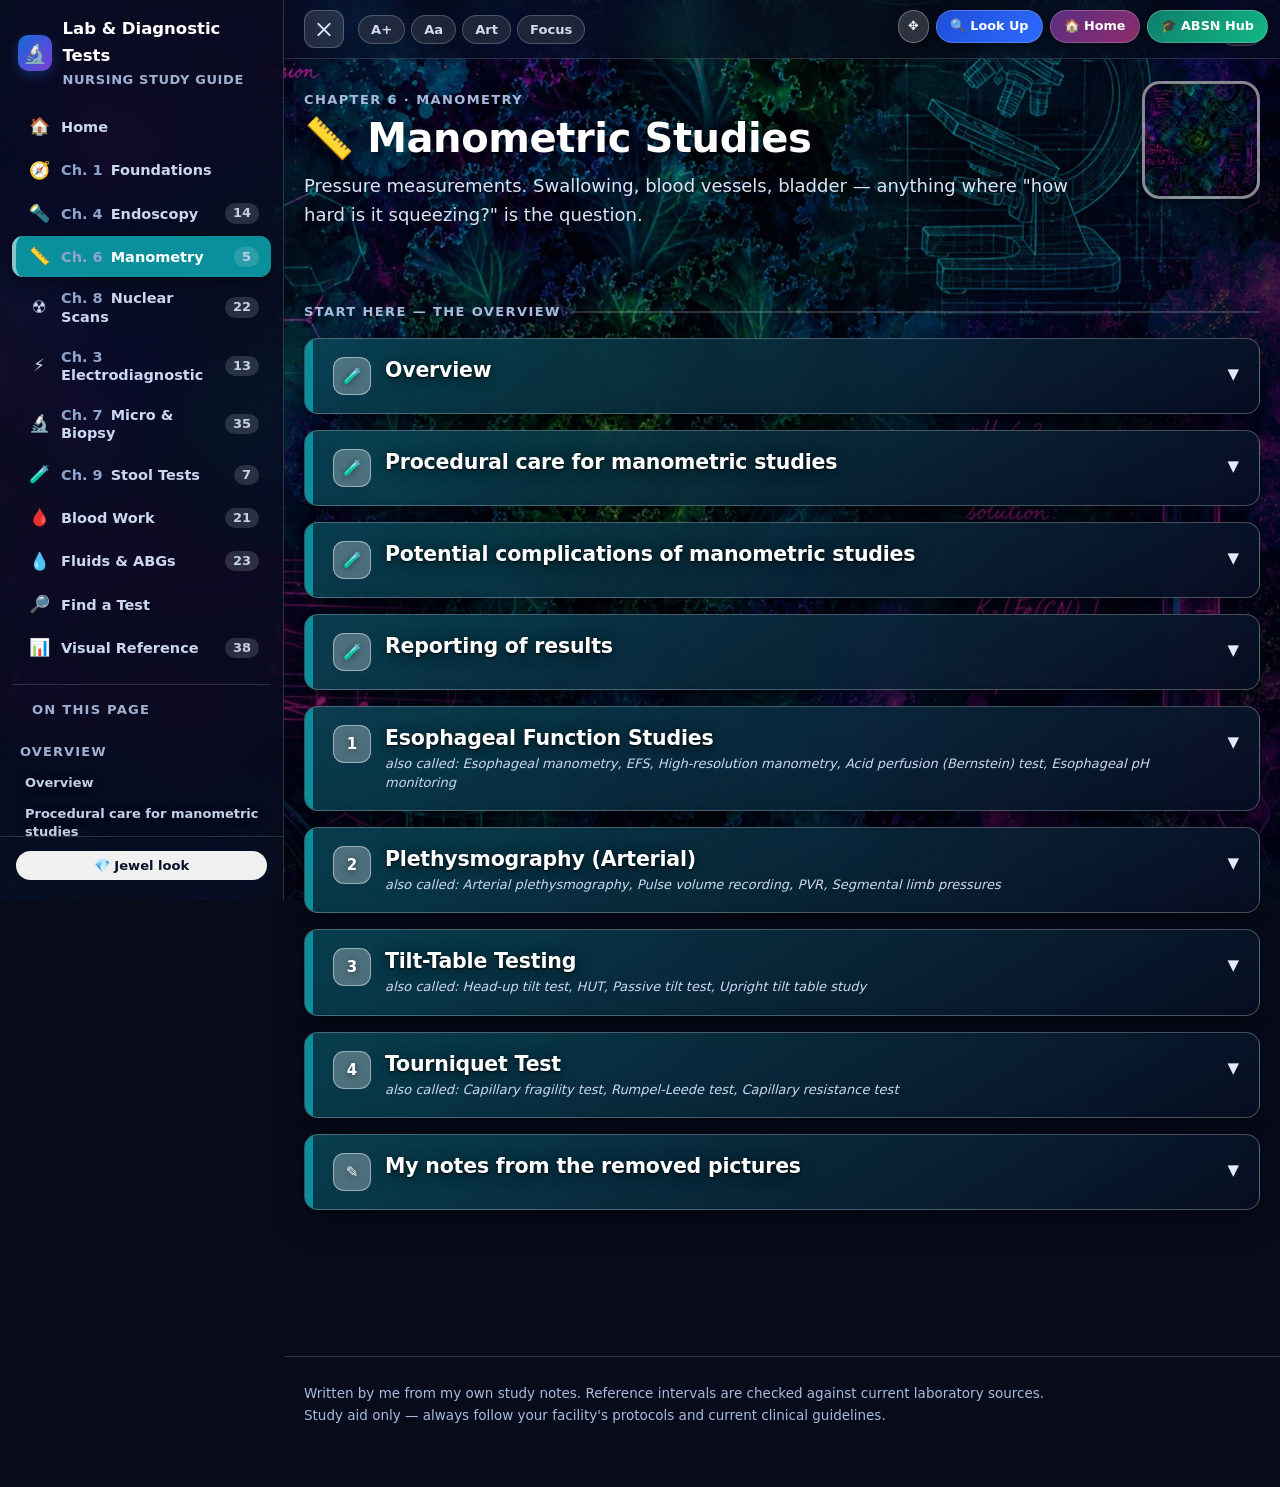
<file: pages/manometry.html>
<!DOCTYPE html>
<html lang="en">
<head>
<meta charset="utf-8">
<meta name="viewport" content="width=device-width, initial-scale=1">
<title>Manometric Studies · Lab &amp; Diagnostic Tests</title>
<meta name="description" content="Pressure measurements. Swallowing, blood vessels, bladder — anything where "how hard is it squeezing?" is the question.">
<link rel="icon" href="data:image/svg+xml,<svg xmlns='http://www.w3.org/2000/svg' viewBox='0 0 100 100'><text y='.9em' font-size='90'>🔬</text></svg>">
<link rel="stylesheet" href="../assets/css/style.css">
<style id="snfig-css">
figure.snfig{margin:12px 0;max-width:100%;min-width:0;background:#fff;border-radius:12px;
  padding:8px;border:1px solid rgba(120,90,160,.35);box-shadow:0 8px 22px rgba(0,0,0,.35)}
figure.snfig img{display:block;width:100%;height:auto;border-radius:8px}
figure.snfig figcaption{display:flex;flex-wrap:wrap;gap:8px;align-items:center;justify-content:space-between;
  margin-top:8px;padding:8px 10px;border-radius:8px;background:rgba(157,92,255,.16);
  color:#2a1140;font-size:.9rem;line-height:1.45}
figure.snfig .snfull{display:inline-flex;align-items:center;min-height:44px;padding:6px 12px;
  border-radius:999px;background:#6d28d9;color:#fff;font-weight:800;text-decoration:none;font-size:.86rem}
</style>
<style id="drawnfig-css">
figure.drawnfig,.imggrid figure.drawnfig{margin:12px 0;max-width:100%;min-width:0;overflow-x:auto;overflow-y:hidden;overscroll-behavior-x:contain;-webkit-overflow-scrolling:touch;background:none;border:0;display:block}
figure.drawnfig>svg,.imggrid figure.drawnfig>svg{width:100%;min-width:340px;height:auto;display:block;border-radius:12px;border:1px solid rgba(120,90,160,.35);box-shadow:0 8px 22px rgba(0,0,0,.35);background:#fbf9ff}
figure.drawnfig figcaption{margin-top:6px;padding:7px 10px;border-radius:8px;font-size:.88rem;background:rgba(157,92,255,.16);color:inherit}
@media(max-width:720px){.imggrid{grid-template-columns:minmax(0,1fr)!important}}
</style>
<link rel="stylesheet" href="../assets/test-pictures/pictures.css"></head>
<body class="jewel nav-open">
<style id="navDragCSS">
#navBtns{touch-action:none}
#navBtns.dragging{opacity:.9;cursor:grabbing}
#navBtns.hidden-by-overlay{display:none !important}
#nbGrip{cursor:grab;background:rgba(255,255,255,.16) !important;
  border:1px solid rgba(255,255,255,.3) !important;color:#fff !important;
  border-radius:22px;padding:7px 9px !important;font:900 .9rem 'Segoe UI',system-ui,sans-serif;
  line-height:1;user-select:none;box-shadow:0 4px 14px rgba(0,0,0,.5);flex:0 0 auto}
#nbGrip:hover{background:rgba(255,255,255,.32) !important}
#navBtns.dragging #nbGrip{cursor:grabbing}
@media print{#navBtns{display:none !important}}
</style>
<style id="a11yCSS">
/* keep wide things inside the viewport so magnifying never forces sideways scrolling */
img,svg,video,canvas{max-width:100%;height:auto}
pre,code,kbd{white-space:pre-wrap;overflow-wrap:anywhere}
.a11y-tblwrap{overflow-x:auto;max-width:100%;-webkit-overflow-scrolling:touch}
@media(max-width:1024px){
  #nav a{white-space:normal}
  .bar{margin-left:0 !important;margin-right:0 !important;max-width:100% !important}
}

/* rem (not em) so these can never compound down to unreadable sizes */
small,.eyebrow,.rail-sep,.sm-txt,.tiny,.fine,.cap,.foot{font-size:.82rem}
sub,sup{font-size:.72rem}

/* keep the fixed Home/ABSN cluster from sitting on top of page titles */
@media(max-width:1024px){
  header h1, header p, h1:first-of-type{padding-right:92px}
}
@media(max-width:560px){
  header h1, header p, h1:first-of-type{padding-right:80px}
}
</style>

<style id="navbtnCSS">
#navBtns{position:fixed;top:10px;right:12px;z-index:2147483000;display:flex;gap:7px;align-items:center}
#navBtns a,#navBtns button{
  display:inline-block;font:700 .8rem 'Segoe UI',system-ui,sans-serif;
  padding:7px 13px;border-radius:22px;text-decoration:none;cursor:pointer;
  border:1px solid rgba(255,255,255,.22);box-shadow:0 4px 14px rgba(0,0,0,.5);
  color:#fff;white-space:nowrap;line-height:1.3;
}
#navBtns .nbLook{background:linear-gradient(135deg,#1d4ed8,#2f6bff)}
#navBtns .nbHome{background:linear-gradient(135deg,#5a2d82,#8e2d6b)}
#navBtns .nbAbsn{background:linear-gradient(135deg,#0f7d6b,#12b886)}
#navBtns a:hover,#navBtns button:hover{filter:brightness(1.15)}
#navBtns a,#navBtns button{backdrop-filter:blur(6px);-webkit-backdrop-filter:blur(6px)}
/* magnified viewports report a narrow CSS width - shed the labels early so the
   cluster stops sitting on top of page headings */
@media(max-width:1024px){
  #navBtns{top:6px;right:6px;gap:5px}
  #navBtns .nbLabel{display:none}
  #navBtns a,#navBtns button{padding:8px 11px;font-size:1rem;line-height:1}
}
@media(max-width:560px){
  #navBtns a,#navBtns button{padding:7px 9px;font-size:.95rem}
}
@media print{#navBtns{display:none}}
</style>
<div id="navBtns"><a class="nbLook" href="https://arnold7777777.github.io/NUR-198-Study-Guide/Look%20It%20Up.html" target="_blank" rel="noopener" title="Look up any topic across all your sites">&#128269;<span class="nbLabel"> Look Up</span></a><a class="nbHome" href="../index.html" title="Back to this course's study hub">&#127968;<span class="nbLabel"> Home</span></a><a class="nbAbsn" href="https://arnold7777777.github.io/ABSN-Study-Hub/" onclick="return nbToAbsn(event)" title="Close this page and go back toward the ABSN Study Hub">&#127891;<span class="nbLabel"> ABSN Hub</span></a></div>
<script>if(window.top!==window.self){var _nb=document.getElementById("navBtns");if(_nb)_nb.style.display="none";}</script>
<script>
(function(){
  var ABSN='https://arnold7777777.github.io/ABSN-Study-Hub/';
  window.nbToAbsn=function(ev){
    if(ev&&ev.preventDefault)ev.preventDefault();
    /* On a sub-page: try to close this tab so the study hub behind it is revealed.
       Browsers only allow close() on script-opened tabs, so fall back to navigating. */
    try{ window.close(); }catch(e){}
    setTimeout(function(){ if(!window.closed) window.location.href=ABSN; },120);
    return false;
  };
})();
</script>

<div class="progress"></div>

<aside class="railnav" id="railnav" aria-label="Site navigation">
  <div class="rail-head">
    <a class="brand" href="../index.html">
      <span class="logo">🔬</span>
      <span>Lab &amp; Diagnostic Tests<small>Nursing study guide</small></span>
    </a>
  </div>
  <nav class="rail-links"><a href="../index.html"><span class="ni">🏠</span><span>Home</span></a><a href="foundations.html" style="--c:#1668d8"><span class="ni">🧭</span><span><b>Ch. 1</b> Foundations</span></a><a href="endoscopy.html" style="--c:#7b3fd4"><span class="ni">🔦</span><span><b>Ch. 4</b> Endoscopy</span><em>14</em></a><a href="manometry.html" class="active" style="--c:#0a8f9c"><span class="ni">📏</span><span><b>Ch. 6</b> Manometry</span><em>5</em></a><a href="nuclear.html" style="--c:#b56a00"><span class="ni">☢️</span><span><b>Ch. 8</b> Nuclear Scans</span><em>22</em></a><a href="electro.html" style="--c:#d1197f"><span class="ni">⚡</span><span><b>Ch. 3</b> Electrodiagnostic</span><em>13</em></a><a href="micro.html" style="--c:#0f8a4d"><span class="ni">🔬</span><span><b>Ch. 7</b> Micro &amp; Biopsy</span><em>35</em></a><a href="stool.html" style="--c:#8a5a2b"><span class="ni">🧪</span><span><b>Ch. 9</b> Stool Tests</span><em>7</em></a><a href="bloodwork.html" style="--c:#d92c3c"><span class="ni">🩸</span><span>Blood Work</span><em>21</em></a><a href="fluids.html" style="--c:#0a8f9c"><span class="ni">💧</span><span>Fluids &amp; ABGs</span><em>23</em></a><a href="find-a-test.html" style="--c:#4b46c9"><span class="ni">🔎</span><span>Find a Test</span></a><a href="lab-values.html" style="--c:#d92c3c"><span class="ni">📊</span><span>Visual Reference</span><em>38</em></a></nav>
  <div class="rail-toc sidebar"><div class="rail-sep">On this page</div><h4>Overview</h4><ol><li><a href="#ov-overview-1">Overview</a></li><li><a href="#ov-procedural-care-for-manometric-studies-2">Procedural care for manometric studies</a></li><li><a href="#ov-potential-complications-of-manometric-studies-3">Potential complications of manometric studies</a></li><li><a href="#ov-reporting-of-results-4">Reporting of results</a></li></ol><h4 style="margin-top:20px">5 tests</h4><ol><li><a href="#t-esophageal-function-studies-1">Esophageal Function Studies</a></li><li><a href="#t-plethysmography-arterial-2">Plethysmography, Arterial</a></li><li><a href="#t-tilt-table-testing-3">Tilt-Table Testing</a></li><li><a href="#t-tourniquet-test-4">Tourniquet Test</a></li><li><a href="#t-urodynamic-studies-5">Urodynamic Studies</a></li></ol></div>
  <div class="rail-foot">
    <button class="tool-btn wide" data-toggle="jewel" title="Switch between the jewel-glass look and a plain high-contrast one">💎 Jewel look</button>
  </div>
</aside>
<div class="rail-scrim" id="railScrim" hidden></div>

<header class="topbar">
  <div class="topbar-inner">
    <button class="navtoggle" id="navToggle" aria-label="Show or hide the menu" aria-expanded="true">
      <span></span><span></span><span></span>
    </button>
    <a class="brand brand-top" href="../index.html">
      <span class="logo">🔬</span>
      <span>Lab &amp; Diagnostic Tests<small>Nursing study guide</small></span>
    </a>
    <div class="tools">
      <button class="tool-btn" data-toggle="big-text" title="Larger text">A+</button>
      <button class="tool-btn" data-toggle="dyslexic" title="Easier-to-read font">Aa</button>
      <button class="tool-btn" data-toggle="art-bold" title="Show the background art more strongly">Art</button>
      <button class="tool-btn" data-toggle="focus" title="Dim everything except the card you opened">Focus</button>
    </div>
  </div>
</header>

<div class="page-shell">

<div class="wrap">
  <div class="page-head">
    <div class="eyebrow">Chapter 6 · Manometry</div>
    <h1>📏 Manometric Studies</h1>
    <p class="lede">Pressure measurements. Swallowing, blood vessels, bladder — anything where "how hard is it squeezing?" is the question.</p>
    <div class="head-art" aria-hidden="true"></div>
  </div>
</div>
<div class="wrap">
  <div class="layout">
    <main>
      <div class="section-label">Start here — the overview</div>
      
      <article class="test-card" id="ov-overview-1" data-search="overview" style="--c:#0a8f9c;--cbg:#e2f6f8"><button class="test-head" aria-expanded="false"><span class="test-num">&#129514;</span><span class="test-title"><h3>Overview</h3></span><span class="chev">&#9660;</span></button><div class="test-body"><div class="sec open" style="--sc:#0a8f9c;--sbg:#e2f6f8"><div class="sec-body" style="border-top:0"><p>This group of studies measures function rather than anatomy. Manometry records the pressures generated by muscle and sphincter activity in a hollow organ, most often the esophagus, and shows whether contractions are strong, coordinated, and properly timed with sphincter relaxation. Vascular studies such as arterial plethysmography record how blood volume changes in a limb with each heartbeat, revealing where flow is obstructed even when the skin and pulses look deceptively normal. Tilt-table testing provokes and monitors the autonomic reflexes that control blood pressure and heart rate in the upright position, and the tourniquet test is a bedside stress on the capillary bed itself. What unites them is that each applies a controlled physiologic challenge, a swallow, a cuff, a change in position, or sustained venous pressure, and records how the body responds. Because the patient is awake and participating in nearly all of them, patient cooperation and clear teaching are as important to the result as the equipment is.</p></div></div></div></article><article class="test-card" id="ov-procedural-care-for-manometric-studies-2" data-search="procedural care for manometric studies" style="--c:#0a8f9c;--cbg:#e2f6f8"><button class="test-head" aria-expanded="false"><span class="test-num">&#129514;</span><span class="test-title"><h3>Procedural care for manometric studies</h3></span><span class="chev">&#9660;</span></button><div class="test-body"><div class="sec open" style="--sc:#0a8f9c;--sbg:#e2f6f8"><div class="sec-body" style="border-top:0"><p>Preparation for a manometric study centers on an empty stomach, a cooperative patient, and a medication list that will not distort the tracing. Confirm the signed informed consent, keep the patient NPO for the ordered interval, usually 8 to 12 hours for esophageal studies, and verify which motility agents, acid suppressants, sedatives, opioids, anticholinergics, calcium channel blockers, and nitrates the provider wants held and for how long. Explain the catheter route and the sensations honestly, because a patient who understands that gagging is expected and temporary tolerates transnasal passage far better than one who is surprised by it. Establish baseline vital signs, remove dentures, position the patient with the head slightly elevated, and keep suction and emergency equipment within reach. During the study your role is coaching, not passivity: prompt swallows on cue, encourage slow nasal breathing, monitor for vasovagal symptoms and respiratory distress, and observe for pain that is out of proportion to the procedure. Afterward, withhold oral intake until the gag reflex has returned if topical anesthetic was used, monitor for complications, restart held medications, and document how the patient tolerated the study.</p></div></div></div></article><article class="test-card" id="ov-potential-complications-of-manometric-studies-3" data-search="potential complications of manometric studies" style="--c:#0a8f9c;--cbg:#e2f6f8"><button class="test-head" aria-expanded="false"><span class="test-num">&#129514;</span><span class="test-title"><h3>Potential complications of manometric studies</h3></span><span class="chev">&#9660;</span></button><div class="test-body"><div class="sec open" style="--sc:#0a8f9c;--sbg:#e2f6f8"><div class="sec-body" style="border-top:0"><p>These procedures are generally safe, but the complications share a theme of instrumentation and autonomic response. Passing a catheter through the nose and esophagus can cause epistaxis, sore throat, hoarseness, gagging, vomiting, and aspiration, and aspiration is the reason NPO status is enforced so strictly. Vagal stimulation during catheter passage can produce bradycardia, hypotension, and a vasovagal faint, and transient arrhythmias occur occasionally. Esophageal perforation is rare but is the complication you must be able to recognize: severe or persistent chest, neck, or back pain, fever, dysphagia, subcutaneous crepitus over the neck or chest, and tachycardia after the procedure require immediate provider notification and NPO status. Tilt-table testing carries its own set, including syncope with fall injury, prolonged hypotension, profound bradycardia or asystole, vomiting, and drug effects from isoproterenol or nitroglycerin, which is why the patient is strapped, monitored, and never left alone. For any of these studies, post-procedure assessment is not a formality; most serious complications declare themselves in the first hours through pain, fever, respiratory change, or hemodynamic instability.</p></div></div></div></article><article class="test-card" id="ov-reporting-of-results-4" data-search="reporting of results" style="--c:#0a8f9c;--cbg:#e2f6f8"><button class="test-head" aria-expanded="false"><span class="test-num">&#129514;</span><span class="test-title"><h3>Reporting of results</h3></span><span class="chev">&#9660;</span></button><div class="test-body"><div class="sec open" style="--sc:#0a8f9c;--sbg:#e2f6f8"><div class="sec-body" style="border-top:0"><p>Functional studies produce waveforms and pressure numbers rather than simple positive or negative answers, and the report is an interpretation written by the physician who reviewed the tracings. Esophageal manometry reports resting and relaxation pressures at the sphincters, the amplitude and speed of peristaltic waves, and a named motility pattern such as achalasia, ineffective esophageal motility, or a spastic disorder. Ambulatory pH and impedance studies report the percentage of time acid was present in the distal esophagus and whether the patient's diary symptoms correlated in time with reflux episodes, which is why accurate patient diary entries matter so much. Arterial plethysmography reports segmental pressures, calculated indices such as the ankle-brachial index, and a description of waveform contour at each level, with the level of obstruction identified. Tilt-table results describe the entire blood pressure and heart rate sequence, whether symptoms were reproduced, and the physiologic pattern, and the report should state the medications and provocative agents used. Preliminary impressions may be available immediately, while the formal reading follows; document what was reported, when, and by whom, and make sure the trend of prior studies is available for comparison, because change over time often carries more meaning than any single number.</p></div></div></div></article><article class="test-card" id="t-esophageal-function-studies-1" data-search="esophageal function studies esophageal manometry efs high-resolution manometry acid perfusion (bernstein) test esophageal ph monitoring picture image example " style="--c:#0a8f9c;--cbg:#e2f6f8"><button class="test-head" aria-expanded="false"><span class="test-num">1</span><span class="test-title"><h3>Esophageal Function Studies</h3><span class="aka">also called: Esophageal manometry, EFS, High-resolution manometry, Acid perfusion (Bernstein) test, Esophageal pH monitoring</span></span><span class="chev">&#9660;</span></button><div class="test-body"><section class="test-examples" aria-label="What this test looks like"><h4>What this test looks like</h4><div class="test-picture example-link"><strong>Esophageal manometry tracing</strong><p>Pressure is recorded during swallowing. This example shows an abnormal contraction pattern.</p><a href="https://commons.wikimedia.org/wiki/File:Nutcracker_manometry.jpg" target="_blank" rel="noopener">View the published picture full size</a></div></section><div class="glance"><div class="glance-item g-normal"><b>&#9989; Normal</b>Coordinated peristaltic waves that travel down the esophagus after each swallow, a lower esophageal sphincter resting pressure of roughly 10 to 20 mm Hg, and complete sphincter relaxation with swallowing. Acid perfusion reproduces no pain, and distal esophageal pH stays above 4 for nearly all of a monitored period.</div><div class="glance-item g-why"><b>&#127919; Why it's ordered</b>These studies evaluate dysphagia, noncardiac chest pain once cardiac causes are excluded, refractory reflux symptoms, and suspected motility disorders such as achalasia, diffuse esophageal spasm, hypercontractile esophagus, ineffective motility, and esophageal involvement in scleroderma. They are also done before antireflux surgery to map motility, because a patient with poor peristalsis may not tolerate a tight fundoplication.</div></div><div class="sec" style="--sc:#0f8a4d;--sbg:#e5f7ec"><button class="sec-head" aria-expanded="false"><span class="sico">&#9989;</span>Normal Findings<span class="mini-chev">&#9660;</span></button><div class="sec-body"><p>Coordinated peristaltic waves that travel down the esophagus after each swallow, a lower esophageal sphincter resting pressure of roughly 10 to 20 mm Hg, and complete sphincter relaxation with swallowing. Acid perfusion reproduces no pain, and distal esophageal pH stays above 4 for nearly all of a monitored period.</p></div></div><div class="sec" style="--sc:#1668d8;--sbg:#e8f1fe"><button class="sec-head" aria-expanded="false"><span class="sico">&#127919;</span>Why It's Ordered<span class="mini-chev">&#9660;</span></button><div class="sec-body"><p>These studies evaluate dysphagia, noncardiac chest pain once cardiac causes are excluded, refractory reflux symptoms, and suspected motility disorders such as achalasia, diffuse esophageal spasm, hypercontractile esophagus, ineffective motility, and esophageal involvement in scleroderma. They are also done before antireflux surgery to map motility, because a patient with poor peristalsis may not tolerate a tight fundoplication.</p></div></div><div class="sec" style="--sc:#4b46c9;--sbg:#eceafd"><button class="sec-head" aria-expanded="false"><span class="sico">&#128214;</span>How It Works<span class="mini-chev">&#9660;</span></button><div class="sec-body"><p>A thin flexible catheter carrying pressure sensors is passed through the nose into the stomach and then slowly withdrawn across the lower esophageal sphincter and up the esophagus. The patient takes measured swallows of water while the sensors record the strength, timing, and coordination of contractions and the pressure and relaxation of the sphincter. Related components may add acid instillation to see whether the patient's typical pain is reproduced, or a pH or impedance sensor left in place for 24 hours to quantify reflux episodes.</p></div></div><div class="sec" style="--sc:#d92c3c;--sbg:#fdeaec"><button class="sec-head" aria-expanded="false"><span class="sico">&#9940;</span>Do NOT Do This If&hellip;<span class="mini-chev">&#9660;</span></button><div class="sec-body"><p>Patients who cannot cooperate with swallowing instructions, those with severe esophageal obstruction, stricture, or known perforation, and those with significant uncorrected coagulopathy or esophageal varices. Recent esophageal or gastric surgery is a relative contraindication, and the acid perfusion component is avoided in unstable cardiac patients.</p></div></div><div class="sec" style="--sc:#c9490b;--sbg:#fdeee4"><button class="sec-head" aria-expanded="false"><span class="sico">&#9888;&#65039;</span>What Can Go Wrong<span class="mini-chev">&#9660;</span></button><div class="sec-body"><p>Vasovagal response with bradycardia and hypotension during catheter passage, epistaxis, gagging and vomiting with aspiration risk, transient arrhythmia, sore throat, and rarely esophageal perforation.</p></div></div><div class="sec" style="--sc:#b56a00;--sbg:#fff3dc"><button class="sec-head" aria-expanded="false"><span class="sico">&#128256;</span>What Skews the Result<span class="mini-chev">&#9660;</span></button><div class="sec-body"><p>Medications that alter motility distort the tracing, including calcium channel blockers, nitrates, anticholinergics, prokinetics, opioids, sedatives, and antispasmodics. Proton pump inhibitors and H2 blockers must be held for the pH component or reflux will be masked. Food or fluid in the stomach, smoking, alcohol, and caffeine before the study, and patient anxiety with poor swallow cooperation all degrade the results.</p></div></div><div class="sec" style="--sc:#1668d8;--sbg:#e8f1fe"><button class="sec-head" aria-expanded="false"><span class="sico">&#128309;</span>Before<span class="mini-chev">&#9660;</span></button><div class="sec-body"><p>Verify the signed consent and that the provider has ordered which medications to hold and for how long, typically motility agents and acid suppressants for a period of days. Keep the patient NPO for approximately 8 to 12 hours, or overnight, and confirm no smoking beforehand. Explain the catheter route through the nose in concrete terms, including that the patient will be awake, will be able to breathe normally, and will be asked to swallow on cue, because cooperation determines the quality of the study. Obtain baseline vital signs and remove dentures.</p></div></div><div class="sec" style="--sc:#b56a00;--sbg:#fff3dc"><button class="sec-head" aria-expanded="false"><span class="sico">&#128992;</span>During<span class="mini-chev">&#9660;</span></button><div class="sec-body"><p>The patient sits or lies with the head slightly elevated while the catheter is passed transnasally; encourage slow nasal breathing and swallowing on command to ease passage. Your role is to coach breathing, provide small sips of water only as directed, monitor for vasovagal symptoms, arrhythmia, and respiratory distress, suction as needed, and keep the patient oriented to what comes next. If a 24-hour pH or impedance probe is placed, teach the patient to record meals, position changes, and symptom times in the diary, because the tracing is interpreted against those entries.</p></div></div><div class="sec" style="--sc:#0f8a4d;--sbg:#e5f7ec"><button class="sec-head" aria-expanded="false"><span class="sico">&#128994;</span>After<span class="mini-chev">&#9660;</span></button><div class="sec-body"><p>Withhold food and fluids until the gag reflex has returned if a topical anesthetic was used to the throat or nose. Monitor for sore throat, hoarseness, nosebleed, chest pain, fever, subcutaneous crepitus, or dysphagia, and report these promptly because they can signal perforation. Resume the held medications and the usual diet once cleared, and remove or arrange removal of an ambulatory probe at the scheduled time.</p></div></div><div class="sec" style="--sc:#7b3fd4;--sbg:#f2eafd"><button class="sec-head" aria-expanded="false"><span class="sico">&#128202;</span>What the Results Mean<span class="mini-chev">&#9660;</span></button><div class="sec-body"><p>Absent peristalsis with a lower esophageal sphincter that fails to relax indicates achalasia. Simultaneous, repetitive, high-amplitude contractions suggest diffuse esophageal spasm or a hypercontractile pattern. Low-amplitude, ineffective peristalsis with a weak sphincter is characteristic of scleroderma and other connective tissue disease and predisposes to severe reflux. A low resting sphincter pressure with excess acid exposure on pH monitoring confirms gastroesophageal reflux disease, and a positive acid perfusion test indicates that the patient's chest pain is esophageal in origin.</p></div></div><div class="sec" style="--sc:#d1197f;--sbg:#fdeaf4"><button class="sec-head" aria-expanded="false"><span class="sico">&#11088;</span>Clinical Priorities<span class="mini-chev">&#9660;</span></button><div class="sec-body"><p>Confirm strict NPO status and a protected airway before the catheter is passed, and stop the procedure and reassess for perforation if the patient develops chest pain, fever, or subcutaneous emphysema afterward.</p></div></div></div></article><article class="test-card" id="t-plethysmography-arterial-2" data-search="plethysmography (arterial) arterial plethysmography pulse volume recording pvr segmental limb pressures picture image example " style="--c:#0a8f9c;--cbg:#e2f6f8"><button class="test-head" aria-expanded="false"><span class="test-num">2</span><span class="test-title"><h3>Plethysmography (Arterial)</h3><span class="aka">also called: Arterial plethysmography, Pulse volume recording, PVR, Segmental limb pressures</span></span><span class="chev">&#9660;</span></button><div class="test-body"><section class="test-examples" aria-label="What this test looks like"><h4>What this test looks like</h4><div class="test-picture example-link"><strong>Photoplethysmography waveform</strong><p>The tracing follows changes in blood volume with each pulse.</p><a href="https://commons.wikimedia.org/wiki/File:PPG.PNG" target="_blank" rel="noopener">View the published picture full size</a></div></section><div class="glance"><div class="glance-item g-normal"><b>&#9989; Normal</b>Pulse volume waveforms with a sharp systolic upstroke, a distinct dicrotic notch on the downslope, and a rapid return toward baseline, recorded at each level of the limb. Segmental pressures fall only slightly from one cuff level to the next, with no large gradient between adjacent segments, and the ankle-brachial index sits in roughly the 0.9 to 1.3 range.</div><div class="glance-item g-why"><b>&#127919; Why it's ordered</b>It is used to detect, localize, and grade peripheral arterial occlusive disease in patients with intermittent claudication, rest pain, nonhealing ulcers, or gangrene. Because cuffs are placed at several levels of the limb, the study shows not only that flow is reduced but at which level the obstruction lies, which guides whether and where revascularization would help. It is also used to assess healing potential of a wound or an amputation level and to monitor bypass grafts and stents over time.</div></div><div class="sec" style="--sc:#0f8a4d;--sbg:#e5f7ec"><button class="sec-head" aria-expanded="false"><span class="sico">&#9989;</span>Normal Findings<span class="mini-chev">&#9660;</span></button><div class="sec-body"><p>Pulse volume waveforms with a sharp systolic upstroke, a distinct dicrotic notch on the downslope, and a rapid return toward baseline, recorded at each level of the limb. Segmental pressures fall only slightly from one cuff level to the next, with no large gradient between adjacent segments, and the ankle-brachial index sits in roughly the 0.9 to 1.3 range.</p></div></div><div class="sec" style="--sc:#1668d8;--sbg:#e8f1fe"><button class="sec-head" aria-expanded="false"><span class="sico">&#127919;</span>Why It's Ordered<span class="mini-chev">&#9660;</span></button><div class="sec-body"><p>It is used to detect, localize, and grade peripheral arterial occlusive disease in patients with intermittent claudication, rest pain, nonhealing ulcers, or gangrene. Because cuffs are placed at several levels of the limb, the study shows not only that flow is reduced but at which level the obstruction lies, which guides whether and where revascularization would help. It is also used to assess healing potential of a wound or an amputation level and to monitor bypass grafts and stents over time.</p></div></div><div class="sec" style="--sc:#4b46c9;--sbg:#eceafd"><button class="sec-head" aria-expanded="false"><span class="sico">&#128214;</span>How It Works<span class="mini-chev">&#9660;</span></button><div class="sec-body"><p>Blood pressure cuffs are placed at successive levels of the limb, such as high thigh, low thigh, calf, and ankle, and connected to a recorder. With each heartbeat the limb segment momentarily increases in volume, and the cuff senses that change and traces it as a waveform. A flattened, rounded waveform with a slow upstroke and loss of the dicrotic notch, or a pressure drop between one cuff level and the next, marks the segment where obstruction is located.</p></div></div><div class="sec" style="--sc:#d92c3c;--sbg:#fdeaec"><button class="sec-head" aria-expanded="false"><span class="sico">&#9940;</span>Do NOT Do This If&hellip;<span class="mini-chev">&#9660;</span></button><div class="sec-body"><p>Do not apply cuffs over an open wound, burn, ulcer, cast, recent skin graft, or a fresh surgical incision or bypass site. Avoid cuff inflation on a limb with a known deep vein thrombosis or on an extremity with a dialysis access, and use caution in severe rest pain where cuff pressure is poorly tolerated.</p></div></div><div class="sec" style="--sc:#c9490b;--sbg:#fdeee4"><button class="sec-head" aria-expanded="false"><span class="sico">&#9888;&#65039;</span>What Can Go Wrong<span class="mini-chev">&#9660;</span></button><div class="sec-body"><p>Minimal. The study is noninvasive and involves no needles, contrast, or radiation. The main discomfort is transient pressure from cuff inflation.</p></div></div><div class="sec" style="--sc:#b56a00;--sbg:#fff3dc"><button class="sec-head" aria-expanded="false"><span class="sico">&#128256;</span>What Skews the Result<span class="mini-chev">&#9660;</span></button><div class="sec-body"><p>Nicotine and caffeine cause vasoconstriction and should be avoided for at least an hour or two before the study. A cold room or a cold extremity lowers flow and falsely worsens the tracing, so the patient must be warm and rested supine for a period before recording. Low cardiac output, hypotension, arrhythmia, and patient movement distort waveforms. Heavily calcified, noncompressible vessels, common in long-standing diabetes and end-stage renal disease, resist cuff occlusion and produce falsely elevated segmental pressures and an artificially high ankle-brachial index, so waveforms and toe pressures are more trustworthy than the numbers in those patients.</p></div></div><div class="sec" style="--sc:#1668d8;--sbg:#e8f1fe"><button class="sec-head" aria-expanded="false"><span class="sico">&#128309;</span>Before<span class="mini-chev">&#9660;</span></button><div class="sec-body"><p>Explain that the test is painless and noninvasive, involves no dye or needles, and takes roughly 30 to 60 minutes. Instruct the patient to avoid smoking and caffeine beforehand and to wear or change into clothing that allows the limbs to be exposed. Keep the room warm, have the patient rest supine for about 15 to 20 minutes before recording, and document baseline pulses, skin color, temperature, capillary refill, and any ulcers or dressings so the technologist can avoid them.</p></div></div><div class="sec" style="--sc:#b56a00;--sbg:#fff3dc"><button class="sec-head" aria-expanded="false"><span class="sico">&#128992;</span>During<span class="mini-chev">&#9660;</span></button><div class="sec-body"><p>Cuffs are applied at each level and inflated in sequence while waveforms and pressures are recorded, sometimes with a Doppler probe at the ankle and toe. The patient must lie still and quiet, since talking and movement create artifact. Your role is positioning, keeping the patient warm and comfortable, protecting wounds and grafts from cuff placement, and reassuring the patient during the brief tightness of inflation. Some protocols add recordings after treadmill exercise to unmask disease that is silent at rest.</p></div></div><div class="sec" style="--sc:#0f8a4d;--sbg:#e5f7ec"><button class="sec-head" aria-expanded="false"><span class="sico">&#128994;</span>After<span class="mini-chev">&#9660;</span></button><div class="sec-body"><p>Remove the cuffs, reassess skin integrity and distal pulses, and compare findings with the pre-test baseline. No activity restriction or recovery period is needed. Reinforce teaching about risk factor modification, smoking cessation, foot care, and reporting new rest pain, color change, coldness, or a nonhealing wound.</p></div></div><div class="sec" style="--sc:#7b3fd4;--sbg:#f2eafd"><button class="sec-head" aria-expanded="false"><span class="sico">&#128202;</span>What the Results Mean<span class="mini-chev">&#9660;</span></button><div class="sec-body"><p>Blunted, rounded waveforms with a lost dicrotic notch indicate arterial obstruction proximal to or at that segment, and a significant pressure drop between adjacent cuffs localizes the lesion. Progressive dampening from thigh to ankle suggests multilevel disease. A flat or nearly absent waveform indicates critical limb ischemia and poor healing potential. Falsely high pressures with abnormal waveforms in a diabetic or dialysis patient suggest medial calcification, and toe pressures or toe-brachial index should be used instead.</p></div></div><div class="sec" style="--sc:#d1197f;--sbg:#fdeaf4"><button class="sec-head" aria-expanded="false"><span class="sico">&#11088;</span>Clinical Priorities<span class="mini-chev">&#9660;</span></button><div class="sec-body"><p>Keep the patient warm and resting supine and screen the limb for wounds, grafts, casts, and clot before any cuff is inflated, because cold, movement, or an unsafe cuff site invalidates or endangers the study.</p></div></div></div></article><article class="test-card" id="t-tilt-table-testing-3" data-search="tilt-table testing head-up tilt test hut passive tilt test upright tilt table study picture image example " style="--c:#0a8f9c;--cbg:#e2f6f8"><button class="test-head" aria-expanded="false"><span class="test-num">3</span><span class="test-title"><h3>Tilt-Table Testing</h3><span class="aka">also called: Head-up tilt test, HUT, Passive tilt test, Upright tilt table study</span></span><span class="chev">&#9660;</span></button><div class="test-body"><section class="test-examples" aria-label="What this test looks like"><h4>What this test looks like</h4><div class="test-picture example-link"><strong>Tilt-table findings in POTS</strong><p>The example relates a change in posture to a change in heart rate.</p><a href="https://commons.wikimedia.org/wiki/File:Tilt_table_test_showing_POTS.webp" target="_blank" rel="noopener">View the published picture full size</a></div></section><div class="glance"><div class="glance-item g-normal"><b>&#9989; Normal</b>Blood pressure and heart rate remain stable through the upright period, with no reproduction of syncope or presyncope. A modest heart rate rise on tilting is expected; a normal study is one in which the patient stays symptom-free and hemodynamically stable for the full protocol.</div><div class="glance-item g-why"><b>&#127919; Why it's ordered</b>It is used to evaluate unexplained recurrent syncope or near-syncope after cardiac and neurologic causes have been reasonably excluded. It distinguishes vasovagal, or neurocardiogenic, syncope from orthostatic hypotension, autonomic failure, and postural orthostatic tachycardia syndrome, and it can identify a predominantly cardioinhibitory pattern, which changes management. Reproducing the patient's actual symptoms under monitoring is the point of the test.</div></div><div class="sec" style="--sc:#0f8a4d;--sbg:#e5f7ec"><button class="sec-head" aria-expanded="false"><span class="sico">&#9989;</span>Normal Findings<span class="mini-chev">&#9660;</span></button><div class="sec-body"><p>Blood pressure and heart rate remain stable through the upright period, with no reproduction of syncope or presyncope. A modest heart rate rise on tilting is expected; a normal study is one in which the patient stays symptom-free and hemodynamically stable for the full protocol.</p></div></div><div class="sec" style="--sc:#1668d8;--sbg:#e8f1fe"><button class="sec-head" aria-expanded="false"><span class="sico">&#127919;</span>Why It's Ordered<span class="mini-chev">&#9660;</span></button><div class="sec-body"><p>It is used to evaluate unexplained recurrent syncope or near-syncope after cardiac and neurologic causes have been reasonably excluded. It distinguishes vasovagal, or neurocardiogenic, syncope from orthostatic hypotension, autonomic failure, and postural orthostatic tachycardia syndrome, and it can identify a predominantly cardioinhibitory pattern, which changes management. Reproducing the patient's actual symptoms under monitoring is the point of the test.</p></div></div><div class="sec" style="--sc:#4b46c9;--sbg:#eceafd"><button class="sec-head" aria-expanded="false"><span class="sico">&#128214;</span>How It Works<span class="mini-chev">&#9660;</span></button><div class="sec-body"><p>The patient is secured supine to a motorized table with a footboard, then tilted head-up to roughly 60 to 80 degrees and held there while blood pressure, heart rate, and rhythm are recorded continuously. Standing upright without the leg muscle pumping that normally supports venous return causes blood to pool in the lower body, and in a susceptible patient the compensatory reflex overshoots, producing sudden vasodilation, bradycardia, hypotension, and syncope. If the passive phase is negative, a provocative agent such as intravenous isoproterenol or sublingual nitroglycerin may be given and the tilt repeated.</p></div></div><div class="sec" style="--sc:#d92c3c;--sbg:#fdeaec"><button class="sec-head" aria-expanded="false"><span class="sico">&#9940;</span>Do NOT Do This If&hellip;<span class="mini-chev">&#9660;</span></button><div class="sec-body"><p>Severe aortic stenosis or other critical outflow obstruction, severe mitral stenosis, known critical coronary artery disease, severe cerebrovascular stenosis, uncontrolled hypertension, unstable arrhythmia or acute coronary syndrome, and pregnancy. Provocative agents are additionally avoided in significant ischemic heart disease and in tachyarrhythmia.</p></div></div><div class="sec" style="--sc:#c9490b;--sbg:#fdeee4"><button class="sec-head" aria-expanded="false"><span class="sico">&#9888;&#65039;</span>What Can Go Wrong<span class="mini-chev">&#9660;</span></button><div class="sec-body"><p>Syncope with fall risk, prolonged hypotension, profound bradycardia and even transient asystole, nausea and vomiting with aspiration risk, headache and flushing from nitroglycerin, and palpitations, tremor, chest pain, or arrhythmia from isoproterenol. Serious events are uncommon but the reason continuous monitoring and immediate table-lowering capability are mandatory.</p></div></div><div class="sec" style="--sc:#b56a00;--sbg:#fff3dc"><button class="sec-head" aria-expanded="false"><span class="sico">&#128256;</span>What Skews the Result<span class="mini-chev">&#9660;</span></button><div class="sec-body"><p>Antihypertensives, diuretics, vasodilators, beta blockers, nitrates, and antiarrhythmics blunt or exaggerate the response and are usually held with provider direction. Dehydration and volume depletion make a false-positive result more likely, and recent caffeine, alcohol, or a large meal alter the response. Anxiety, room temperature, an unnecessarily long or short tilt duration, and the choice of provocative agent all affect whether the study reproduces symptoms.</p></div></div><div class="sec" style="--sc:#1668d8;--sbg:#e8f1fe"><button class="sec-head" aria-expanded="false"><span class="sico">&#128309;</span>Before<span class="mini-chev">&#9660;</span></button><div class="sec-body"><p>Verify the signed consent and the medication hold orders. Keep the patient NPO for about 4 to 8 hours, mainly because vomiting is common during a positive test. Establish intravenous access before the study begins and attach continuous ECG and blood pressure monitoring. Take a careful history of what the patient's typical episode feels like, since the study is judged partly on whether those symptoms are reproduced. Explain that fainting during the test is an expected possible outcome, that the table will be lowered immediately if it happens, and that staff will be at the bedside the entire time.</p></div></div><div class="sec" style="--sc:#b56a00;--sbg:#fff3dc"><button class="sec-head" aria-expanded="false"><span class="sico">&#128992;</span>During<span class="mini-chev">&#9660;</span></button><div class="sec-body"><p>Secure the patient with straps and a footboard before any tilting, and confirm that emergency equipment, intravenous fluids, and atropine are immediately available. Record baseline supine vital signs, then monitor blood pressure, heart rate, and rhythm continuously through the upright phase, which commonly lasts 20 to 45 minutes. Ask the patient repeatedly about lightheadedness, nausea, visual changes, warmth, and palpitations, and watch for pallor, diaphoresis, and yawning, which often precede a drop. If syncope, significant hypotension, or bradycardia occurs, return the table to supine or head-down immediately and support the airway and circulation.</p></div></div><div class="sec" style="--sc:#0f8a4d;--sbg:#e5f7ec"><button class="sec-head" aria-expanded="false"><span class="sico">&#128994;</span>After<span class="mini-chev">&#9660;</span></button><div class="sec-body"><p>Keep the patient supine until blood pressure, heart rate, and mental status return to baseline, then sit and stand them gradually with assistance because the risk of falling persists. Offer oral fluids once alert and able to swallow, and monitor for lingering nausea, headache, or fatigue. Document the entire hemodynamic sequence, the time and character of any symptoms, whether they matched the patient's usual episode, and any medication given. Resume held medications as ordered and reinforce teaching on prodrome recognition, counterpressure maneuvers, hydration, salt intake if prescribed, and avoiding prolonged standing.</p></div></div><div class="sec" style="--sc:#7b3fd4;--sbg:#f2eafd"><button class="sec-head" aria-expanded="false"><span class="sico">&#128202;</span>What the Results Mean<span class="mini-chev">&#9660;</span></button><div class="sec-body"><p>A sudden drop in blood pressure with bradycardia that reproduces the patient's symptoms indicates vasovagal or neurocardiogenic syncope, and the pattern may be labeled predominantly vasodepressor, cardioinhibitory, or mixed. A sustained fall in blood pressure within the first few minutes of tilt without an adequate heart rate rise indicates orthostatic hypotension, often from autonomic dysfunction, volume depletion, or medication. A sustained heart rate increase of a large magnitude without significant hypotension, accompanied by typical symptoms, suggests postural orthostatic tachycardia syndrome. A negative study does not rule out syncope but shifts the workup elsewhere.</p></div></div><div class="sec" style="--sc:#d1197f;--sbg:#fdeaf4"><button class="sec-head" aria-expanded="false"><span class="sico">&#11088;</span>Clinical Priorities<span class="mini-chev">&#9660;</span></button><div class="sec-body"><p>Never leave the patient unattended on the tilt table, and be ready to return the table to supine the instant hypotension, bradycardia, or symptoms appear.</p></div></div></div></article><article class="test-card" id="t-tourniquet-test-4" data-search="tourniquet test capillary fragility test rumpel-leede test capillary resistance test picture image example " style="--c:#0a8f9c;--cbg:#e2f6f8"><button class="test-head" aria-expanded="false"><span class="test-num">4</span><span class="test-title"><h3>Tourniquet Test</h3><span class="aka">also called: Capillary fragility test, Rumpel-Leede test, Capillary resistance test</span></span><span class="chev">&#9660;</span></button><div class="test-body"><section class="test-examples" aria-label="What this test looks like"><h4>What this test looks like</h4><div class="test-picture example-link"><strong>Positive tourniquet test</strong><p>The visible result is a pattern of small petechiae on the skin.</p><a href="https://commons.wikimedia.org/wiki/File:Positive-tourniquet-test.gif" target="_blank" rel="noopener">View the published picture full size</a></div></section><div class="glance"><div class="glance-item g-normal"><b>&#9989; Normal</b>Few or no petechiae appear after the cuff is released. A commonly used threshold considers fewer than 10 petechiae within a 2.5-centimeter, or 1-inch, square area on the forearm to be normal, though institutions and protocols define the counting area and cutoff slightly differently, so use the standard your setting specifies.</div><div class="glance-item g-why"><b>&#127919; Why it's ordered</b>It is a bedside screen for capillary fragility and defective platelet-capillary interaction, used when a patient has unexplained bruising, petechiae, or bleeding and formal coagulation studies are pending or unavailable. Its best-known modern use is in evaluating suspected dengue, where a positive result is one of the clinical warning features used in resource-limited settings. It is a crude screen and never replaces a platelet count and coagulation panel.</div></div><div class="sec" style="--sc:#0f8a4d;--sbg:#e5f7ec"><button class="sec-head" aria-expanded="false"><span class="sico">&#9989;</span>Normal Findings<span class="mini-chev">&#9660;</span></button><div class="sec-body"><p>Few or no petechiae appear after the cuff is released. A commonly used threshold considers fewer than 10 petechiae within a 2.5-centimeter, or 1-inch, square area on the forearm to be normal, though institutions and protocols define the counting area and cutoff slightly differently, so use the standard your setting specifies.</p></div></div><div class="sec" style="--sc:#1668d8;--sbg:#e8f1fe"><button class="sec-head" aria-expanded="false"><span class="sico">&#127919;</span>Why It's Ordered<span class="mini-chev">&#9660;</span></button><div class="sec-body"><p>It is a bedside screen for capillary fragility and defective platelet-capillary interaction, used when a patient has unexplained bruising, petechiae, or bleeding and formal coagulation studies are pending or unavailable. Its best-known modern use is in evaluating suspected dengue, where a positive result is one of the clinical warning features used in resource-limited settings. It is a crude screen and never replaces a platelet count and coagulation panel.</p></div></div><div class="sec" style="--sc:#4b46c9;--sbg:#eceafd"><button class="sec-head" aria-expanded="false"><span class="sico">&#128214;</span>How It Works<span class="mini-chev">&#9660;</span></button><div class="sec-body"><p>A blood pressure cuff on the upper arm is inflated to a pressure between the patient's systolic and diastolic readings, roughly the midpoint, and held there for about 5 minutes. That pressure obstructs venous return while arterial inflow continues, raising pressure inside the capillaries. If the capillary walls are fragile or platelets are too few or dysfunctional, blood leaks out and appears as pinpoint petechiae, which are then counted within a defined area distal to the cuff.</p></div></div><div class="sec" style="--sc:#d92c3c;--sbg:#fdeaec"><button class="sec-head" aria-expanded="false"><span class="sico">&#9940;</span>Do NOT Do This If&hellip;<span class="mini-chev">&#9660;</span></button><div class="sec-body"><p>Do not perform on an arm with lymphedema, a prior axillary node dissection or mastectomy on that side, a dialysis fistula or graft, an intravenous line, cellulitis, a wound, or a known or suspected deep vein thrombosis. Avoid it in a patient who is actively bleeding, severely thrombocytopenic, or who has already had a positive result, since repeating it adds risk without new information.</p></div></div><div class="sec" style="--sc:#c9490b;--sbg:#fdeee4"><button class="sec-head" aria-expanded="false"><span class="sico">&#9888;&#65039;</span>What Can Go Wrong<span class="mini-chev">&#9660;</span></button><div class="sec-body"><p>Local discomfort, persistent petechiae or ecchymosis, and rarely hematoma or worsening of bleeding in a severely thrombocytopenic patient. Prolonged or excessive cuff inflation can cause more extensive purpura and transient nerve or vascular compression.</p></div></div><div class="sec" style="--sc:#b56a00;--sbg:#fff3dc"><button class="sec-head" aria-expanded="false"><span class="sico">&#128256;</span>What Skews the Result<span class="mini-chev">&#9660;</span></button><div class="sec-body"><p>Aspirin, NSAIDs, anticoagulants, and antiplatelet agents increase petechiae and cause false positives, as do chronic corticosteroid use, vitamin C deficiency, uremia, and hereditary connective tissue disorders. Fragile, thin, or sun-damaged skin in older adults and in postmenopausal women raises the count independently of any hematologic problem. Menstruation, recent cuff inflation on the same arm, an inflation pressure that is too high or held too long, poor lighting, and inconsistent counting area all distort the result.</p></div></div><div class="sec" style="--sc:#1668d8;--sbg:#e8f1fe"><button class="sec-head" aria-expanded="false"><span class="sico">&#128309;</span>Before<span class="mini-chev">&#9660;</span></button><div class="sec-body"><p>Explain the purpose and that the arm will feel tight for about 5 minutes and that small red dots may appear and will fade over several days. Take an accurate baseline blood pressure to calculate the inflation pressure, and inspect and document any petechiae, bruises, or lesions already present on the forearm so they are not counted as new. Review medications for antiplatelet and anticoagulant agents and note them. Select an arm free of lines, wounds, fistulas, and lymphedema.</p></div></div><div class="sec" style="--sc:#b56a00;--sbg:#fff3dc"><button class="sec-head" aria-expanded="false"><span class="sico">&#128992;</span>During<span class="mini-chev">&#9660;</span></button><div class="sec-body"><p>Inflate the cuff to the midpoint between systolic and diastolic pressure and maintain it for the full 5 minutes without exceeding it. Stay with the patient, watch for pain, numbness, tingling, or marked color change, and release early if these develop. Release the cuff, wait briefly for the skin color to return toward normal, then count the petechiae within the defined square area on the volar forearm distal to the cuff, using good lighting and comparing against the pre-test skin markings.</p></div></div><div class="sec" style="--sc:#0f8a4d;--sbg:#e5f7ec"><button class="sec-head" aria-expanded="false"><span class="sico">&#128994;</span>After<span class="mini-chev">&#9660;</span></button><div class="sec-body"><p>Remove the cuff, elevate and assess the arm for circulation, sensation, and swelling, and document the petechiae count, the counting area used, and the inflation pressure and duration. Tell the patient the petechiae will resolve over several days and to report increasing bruising, swelling, numbness, or bleeding. Do not repeat the test on the same arm, and follow up on the platelet count and coagulation studies, which carry far more diagnostic weight.</p></div></div><div class="sec" style="--sc:#7b3fd4;--sbg:#f2eafd"><button class="sec-head" aria-expanded="false"><span class="sico">&#128202;</span>What the Results Mean<span class="mini-chev">&#9660;</span></button><div class="sec-body"><p>A positive test indicates increased capillary fragility or impaired platelet function. Causes include thrombocytopenia of any origin, thrombocytopathy, dengue and other viral hemorrhagic illnesses, von Willebrand disease, disseminated intravascular coagulation, vitamin C deficiency, chronic steroid use, senile purpura, and vasculitis. A negative test does not exclude a bleeding disorder and should never delay definitive laboratory testing.</p></div></div><div class="sec" style="--sc:#d1197f;--sbg:#fdeaf4"><button class="sec-head" aria-expanded="false"><span class="sico">&#11088;</span>Clinical Priorities<span class="mini-chev">&#9660;</span></button><div class="sec-body"><p>Inflate only to the midpoint between systolic and diastolic pressure for no more than 5 minutes, and do not perform the test at all on a compromised arm or an actively bleeding patient.</p></div></div></div></article><article class="test-card" id="ov-my-picture-notes" data-search="my notes pictures removed" style="--c:#0a8f9c;--cbg:#e2f6f8"><button class="test-head" aria-expanded="false"><span class="test-num">&#9998;</span><span class="test-title"><h3>My notes from the removed pictures</h3></span><span class="chev">&#9660;</span></button><div class="test-body"><div class="sec open" style="--sc:#0a8f9c;--sbg:#e2f6f8"><div class="sec-body" style="border-top:0"><figure class="drawnfig"><svg viewBox="0 0 340 546" width="100%" xmlns="http://www.w3.org/2000/svg" role="img" aria-label="The Allen test. Steps: 1, Explain the test and have the patient make a tight fist; 2, Press on BOTH the radial and ulnar arteries at the wrist; 3, Have them open the hand - the palm should look pale; 4, Release the ULNAR artery only, keeping pressure on the radial; 5, Color should return to the whole hand within 5-7 seconds; 6, Color back = positive, ulnar flow is good, the radial stick is safe. Color does not return in 7 seconds: do not use that wrist - the hand has no backup supply."><rect width="340" height="546" rx="14" fill="#fbf9ff"/><rect x="0" y="0" width="340" height="6" rx="3" fill="#2f6bff"/><text x="16" y="34" font-family="system-ui,-apple-system,Segoe UI,Roboto,Helvetica,Arial,sans-serif" font-size="18" font-weight="900" fill="#2b1b47">The Allen test</text><circle cx="30" cy="68" r="13" fill="#2f6bff"/><text x="30" y="73" text-anchor="middle" font-family="system-ui,-apple-system,Segoe UI,Roboto,Helvetica,Arial,sans-serif" font-size="13.5" font-weight="900" fill="#ffffff">1</text><text x="52" y="73" font-family="system-ui,-apple-system,Segoe UI,Roboto,Helvetica,Arial,sans-serif" font-size="14" fill="#22143d">Explain the test and have the</text><text x="52" y="92" font-family="system-ui,-apple-system,Segoe UI,Roboto,Helvetica,Arial,sans-serif" font-size="14" fill="#463364">patient make a tight fist</text><line x1="30" y1="83" x2="30" y2="115" stroke="#2f6bff" stroke-width="2.5" stroke-opacity=".45"/><circle cx="30" cy="126" r="13" fill="#2f6bff"/><text x="30" y="131" text-anchor="middle" font-family="system-ui,-apple-system,Segoe UI,Roboto,Helvetica,Arial,sans-serif" font-size="13.5" font-weight="900" fill="#ffffff">2</text><text x="52" y="131" font-family="system-ui,-apple-system,Segoe UI,Roboto,Helvetica,Arial,sans-serif" font-size="14" fill="#22143d">Press on BOTH the radial and</text><text x="52" y="150" font-family="system-ui,-apple-system,Segoe UI,Roboto,Helvetica,Arial,sans-serif" font-size="14" fill="#463364">ulnar arteries at the wrist</text><line x1="30" y1="141" x2="30" y2="173" stroke="#2f6bff" stroke-width="2.5" stroke-opacity=".45"/><circle cx="30" cy="184" r="13" fill="#2f6bff"/><text x="30" y="189" text-anchor="middle" font-family="system-ui,-apple-system,Segoe UI,Roboto,Helvetica,Arial,sans-serif" font-size="13.5" font-weight="900" fill="#ffffff">3</text><text x="52" y="189" font-family="system-ui,-apple-system,Segoe UI,Roboto,Helvetica,Arial,sans-serif" font-size="14" fill="#22143d">Have them open the hand - the</text><text x="52" y="208" font-family="system-ui,-apple-system,Segoe UI,Roboto,Helvetica,Arial,sans-serif" font-size="14" fill="#463364">palm should look pale</text><line x1="30" y1="199" x2="30" y2="231" stroke="#2f6bff" stroke-width="2.5" stroke-opacity=".45"/><circle cx="30" cy="242" r="13" fill="#2f6bff"/><text x="30" y="247" text-anchor="middle" font-family="system-ui,-apple-system,Segoe UI,Roboto,Helvetica,Arial,sans-serif" font-size="13.5" font-weight="900" fill="#ffffff">4</text><text x="52" y="247" font-family="system-ui,-apple-system,Segoe UI,Roboto,Helvetica,Arial,sans-serif" font-size="14" fill="#22143d">Release the ULNAR artery</text><text x="52" y="266" font-family="system-ui,-apple-system,Segoe UI,Roboto,Helvetica,Arial,sans-serif" font-size="14" fill="#463364">only, keeping pressure on the</text><text x="52" y="285" font-family="system-ui,-apple-system,Segoe UI,Roboto,Helvetica,Arial,sans-serif" font-size="14" fill="#463364">radial</text><line x1="30" y1="257" x2="30" y2="308" stroke="#2f6bff" stroke-width="2.5" stroke-opacity=".45"/><circle cx="30" cy="319" r="13" fill="#2f6bff"/><text x="30" y="324" text-anchor="middle" font-family="system-ui,-apple-system,Segoe UI,Roboto,Helvetica,Arial,sans-serif" font-size="13.5" font-weight="900" fill="#ffffff">5</text><text x="52" y="324" font-family="system-ui,-apple-system,Segoe UI,Roboto,Helvetica,Arial,sans-serif" font-size="14" fill="#22143d">Color should return to the</text><text x="52" y="343" font-family="system-ui,-apple-system,Segoe UI,Roboto,Helvetica,Arial,sans-serif" font-size="14" fill="#463364">whole hand within 5-7 seconds</text><line x1="30" y1="334" x2="30" y2="366" stroke="#2f6bff" stroke-width="2.5" stroke-opacity=".45"/><circle cx="30" cy="377" r="13" fill="#2f6bff"/><text x="30" y="382" text-anchor="middle" font-family="system-ui,-apple-system,Segoe UI,Roboto,Helvetica,Arial,sans-serif" font-size="13.5" font-weight="900" fill="#ffffff">6</text><text x="52" y="382" font-family="system-ui,-apple-system,Segoe UI,Roboto,Helvetica,Arial,sans-serif" font-size="14" fill="#22143d">Color back = positive, ulnar</text><text x="52" y="401" font-family="system-ui,-apple-system,Segoe UI,Roboto,Helvetica,Arial,sans-serif" font-size="14" fill="#463364">flow is good, the radial</text><text x="52" y="420" font-family="system-ui,-apple-system,Segoe UI,Roboto,Helvetica,Arial,sans-serif" font-size="14" fill="#463364">stick is safe</text><rect x="14" y="468" width="312" height="66" rx="9" fill="#2f6bff" fill-opacity=".14" stroke="#2f6bff" stroke-opacity=".5"/><text x="26" y="487" font-family="system-ui,-apple-system,Segoe UI,Roboto,Helvetica,Arial,sans-serif" font-size="13.5" font-weight="700" fill="#2b1b47">⚠ Color does not return in 7</text><text x="26" y="505" font-family="system-ui,-apple-system,Segoe UI,Roboto,Helvetica,Arial,sans-serif" font-size="13.5" font-weight="700" fill="#2b1b47">seconds: do not use that wrist -</text><text x="26" y="523" font-family="system-ui,-apple-system,Segoe UI,Roboto,Helvetica,Arial,sans-serif" font-size="13.5" font-weight="700" fill="#2b1b47">the hand has no backup supply</text></svg><figcaption><b>Allen test</b></figcaption></figure></div></div></div></article>
    </main>
  </div>
</div>
<footer class="footer"><div class="wrap">
  Written by me from my own study notes. Reference intervals are checked against current laboratory sources. 
  <br>Study aid only — always follow your facility's protocols and current clinical guidelines.
</div></footer>
</div>
<button class="backtop" title="Back to top">↑</button>
<script src="../assets/js/app.js"></script>
<script id="a11yJS">
/* a table wider than the screen scrolls inside its own box rather than dragging
   the whole page sideways */
(function(){
  function wrap(){
    document.querySelectorAll('table').forEach(function(t){
      var p=t.parentNode;
      if(!p||p.classList&&p.classList.contains('a11y-tblwrap'))return;
      var d=document.createElement('div'); d.className='a11y-tblwrap';
      p.insertBefore(d,t); d.appendChild(t);
    });
  }
  if(document.readyState==='loading')document.addEventListener('DOMContentLoaded',wrap);
  else wrap();
  setTimeout(wrap,1200);   /* catch tables built by the page's own scripts */
})();
</script>
<script id="navDragJS">
(function(){
  var nb=document.getElementById('navBtns');
  if(!nb||nb.dataset.dragReady) return;
  nb.dataset.dragReady='1';

  /* ── 1. modifier and middle clicks must open a new tab ───────────────
     The ABSN link called preventDefault() every time, which killed
     ctrl/cmd/shift-click and middle-click. Let those through. */
  function passthrough(e){
    return e.ctrlKey||e.metaKey||e.shiftKey||e.altKey||e.button===1;
  }
  nb.addEventListener('click',function(e){
    var a=e.target.closest('a'); if(!a) return;
    if(passthrough(e)){ e.stopImmediatePropagation(); }   /* before the page's own handler */
  },true);
  nb.addEventListener('auxclick',function(e){
    var a=e.target.closest('a');
    if(a&&e.button===1){ e.stopImmediatePropagation();
      window.open(a.href,'_blank','noopener'); e.preventDefault(); }
  },true);
  /* every button in the cluster also gets a right-click / long-press menu that
     works, because they stay real <a href> elements */

  /* ── 2. a grip so it is obvious the cluster can be moved ───────────── */
  var grip=document.createElement('button');
  grip.id='nbGrip'; grip.type='button';
  grip.title='Drag to move these buttons \u00b7 double-click to reset';
  grip.setAttribute('aria-label','Move these buttons');
  grip.textContent='\u2725';
  nb.insertBefore(grip,nb.firstChild);

  /* ── 3. drag, and remember where she put it ─────────────────────────── */
  var KEY='nbPos';
  function clampPos(l,t){
    var r=nb.getBoundingClientRect();
    var maxL=Math.max(0,window.innerWidth-r.width-4);
    var maxT=Math.max(0,window.innerHeight-r.height-4);
    return [Math.min(Math.max(0,l),maxL), Math.min(Math.max(0,t),maxT)];
  }
  function place(l,t){
    var p=clampPos(l,t);
    nb.style.left=p[0]+'px'; nb.style.top=p[1]+'px';
    nb.style.right='auto'; nb.style.bottom='auto';
  }
  function save(){
    try{ localStorage.setItem(KEY,JSON.stringify({l:parseFloat(nb.style.left)||0,
                                                  t:parseFloat(nb.style.top)||0})); }catch(e){}
  }
  function reset(){
    nb.style.left=''; nb.style.top=''; nb.style.right=''; nb.style.bottom='';
    try{ localStorage.removeItem(KEY); }catch(e){}
  }
  try{
    var s=JSON.parse(localStorage.getItem(KEY)||'null');
    if(s&&typeof s.l==='number') place(s.l,s.t);
  }catch(e){}

  var dragging=false,ox=0,oy=0,moved=false;
  function down(x,y,e){
    var r=nb.getBoundingClientRect();
    dragging=true; moved=false; ox=x-r.left; oy=y-r.top;
    nb.classList.add('dragging');
    if(e&&e.preventDefault) e.preventDefault();
  }
  function move(x,y){
    if(!dragging) return;
    moved=true; place(x-ox,y-oy);
  }
  function up(){
    if(!dragging) return;
    dragging=false; nb.classList.remove('dragging');
    if(moved) save();
  }
  grip.addEventListener('mousedown',function(e){ if(e.button===0) down(e.clientX,e.clientY,e); });
  window.addEventListener('mousemove',function(e){ move(e.clientX,e.clientY); });
  window.addEventListener('mouseup',up);
  grip.addEventListener('touchstart',function(e){
    var t=e.touches[0]; down(t.clientX,t.clientY,e); },{passive:false});
  window.addEventListener('touchmove',function(e){
    if(!dragging) return; var t=e.touches[0]; move(t.clientX,t.clientY); e.preventDefault(); },{passive:false});
  window.addEventListener('touchend',up);
  grip.addEventListener('dblclick',function(e){ e.preventDefault(); reset(); });
  /* keyboard: focus the grip and nudge with the arrows */
  grip.addEventListener('keydown',function(e){
    var step=e.shiftKey?24:6, r=nb.getBoundingClientRect(), l=r.left, t=r.top, hit=true;
    if(e.key==='ArrowLeft') l-=step; else if(e.key==='ArrowRight') l+=step;
    else if(e.key==='ArrowUp') t-=step; else if(e.key==='ArrowDown') t+=step;
    else if(e.key==='Home'||e.key==='Escape'){ reset(); e.preventDefault(); return; }
    else hit=false;
    if(hit){ place(l,t); save(); e.preventDefault(); }
  });
  window.addEventListener('resize',function(){
    if(nb.style.left) place(parseFloat(nb.style.left),parseFloat(nb.style.top));
  });

  /* ── 4. step aside for full-screen viewers ───────────────────────────
     Some overlays (the NUR 175 image lightbox, the drug guide drawer) sit
     below this cluster in the stacking order, so the cluster covered their
     Close buttons. Find them once, then just watch whether they are shown. */
  var overlays=[];
  try{
    document.querySelectorAll('body *').forEach(function(el){
      if(overlays.length>40) return;
      if(el===nb||nb.contains(el)) return;
      var cs=getComputedStyle(el);
      if(cs.position!=='fixed') return;
      var z=parseInt(cs.zIndex,10);
      if(!(z>=1000)) return;
      /* covers most of the screen in at least one dimension */
      var w=parseFloat(cs.width), h=parseFloat(cs.height);
      var full=(cs.inset==='0px'||cs.top==='0px'&&cs.left==='0px'&&cs.right==='0px'&&cs.bottom==='0px');
      if(full||(w>=window.innerWidth*0.9&&h>=window.innerHeight*0.9)) overlays.push(el);
    });
  }catch(e){}
  function check(){
    var open=overlays.some(function(el){
      var cs=getComputedStyle(el);
      return cs.display!=='none'&&cs.visibility!=='hidden'&&parseFloat(cs.opacity||'1')>0.05;
    });
    nb.classList.toggle('hidden-by-overlay',open);
  }
  if(overlays.length){
    check();
    var t=null;
    new MutationObserver(function(){ clearTimeout(t); t=setTimeout(check,60); })
      .observe(document.body,{attributes:true,subtree:true,
                              attributeFilter:['class','style','hidden']});
  }
})();
</script>
</body>
</html>
</file>
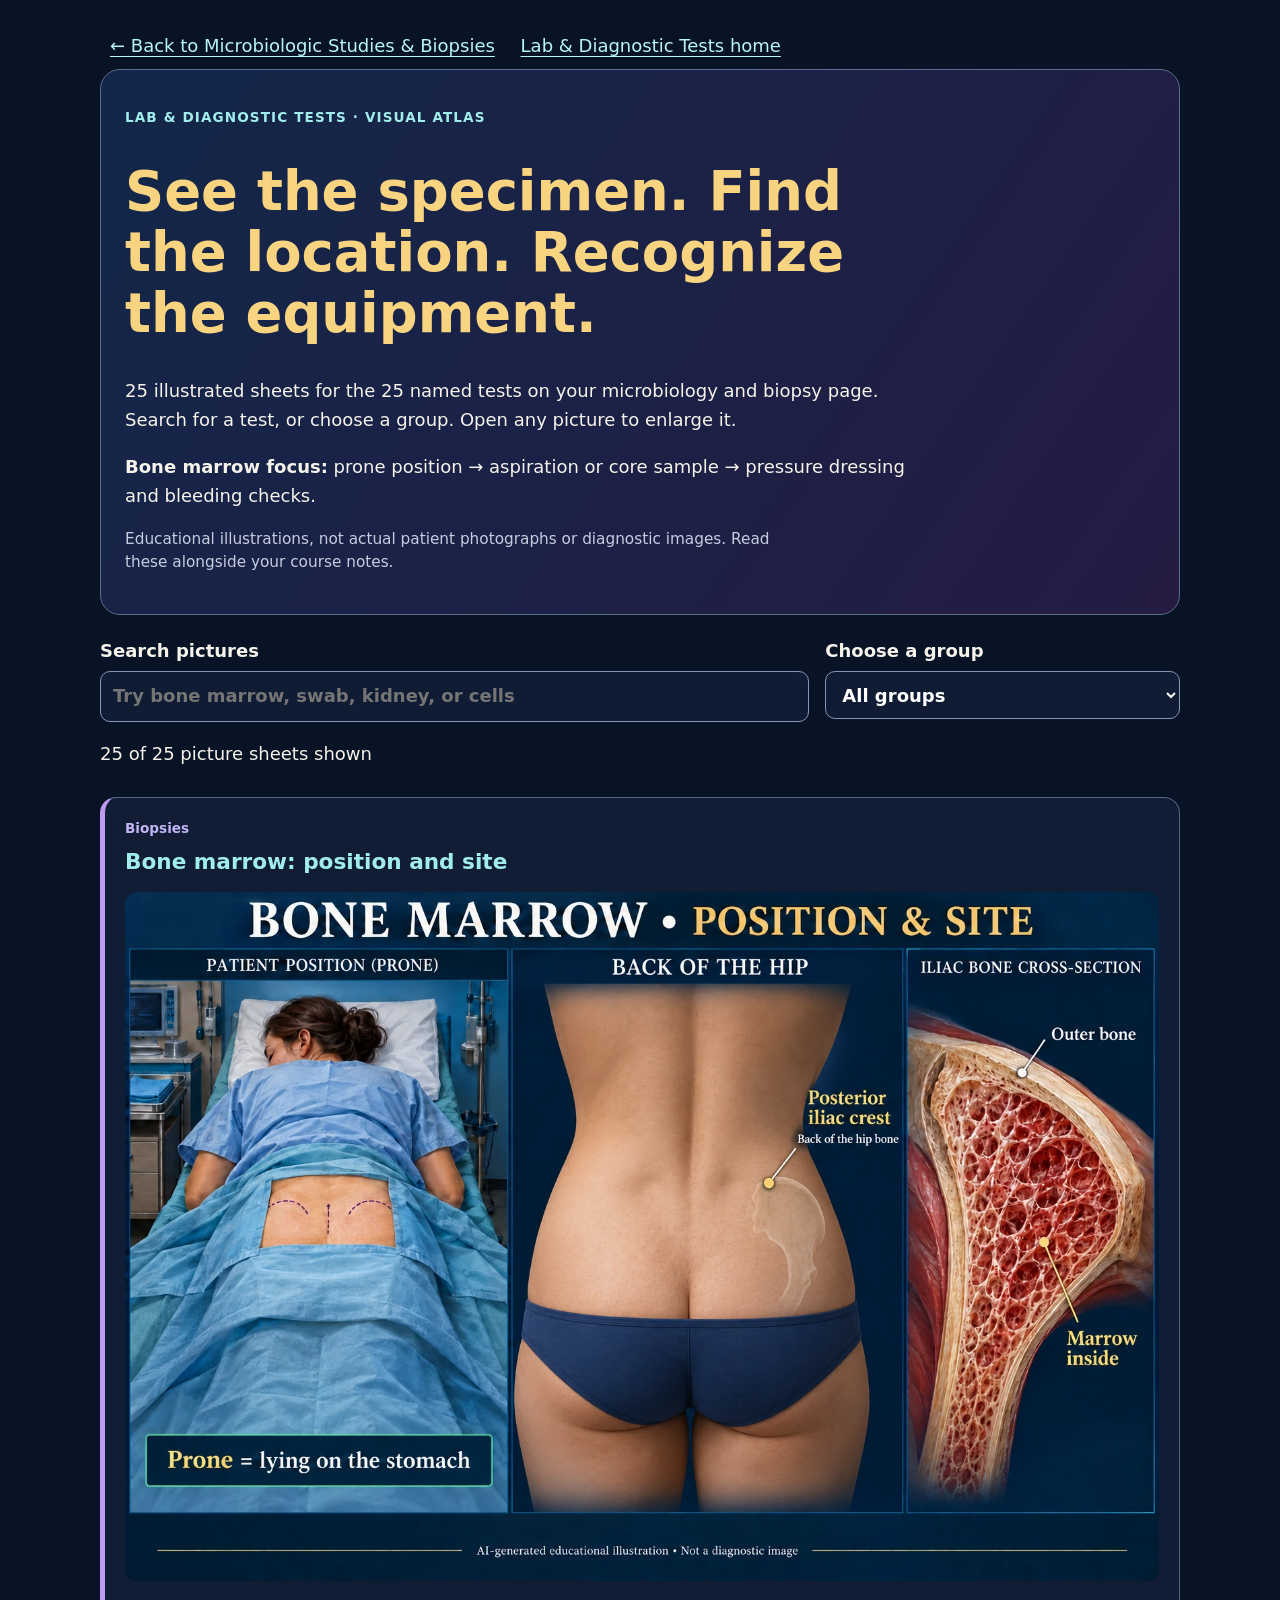
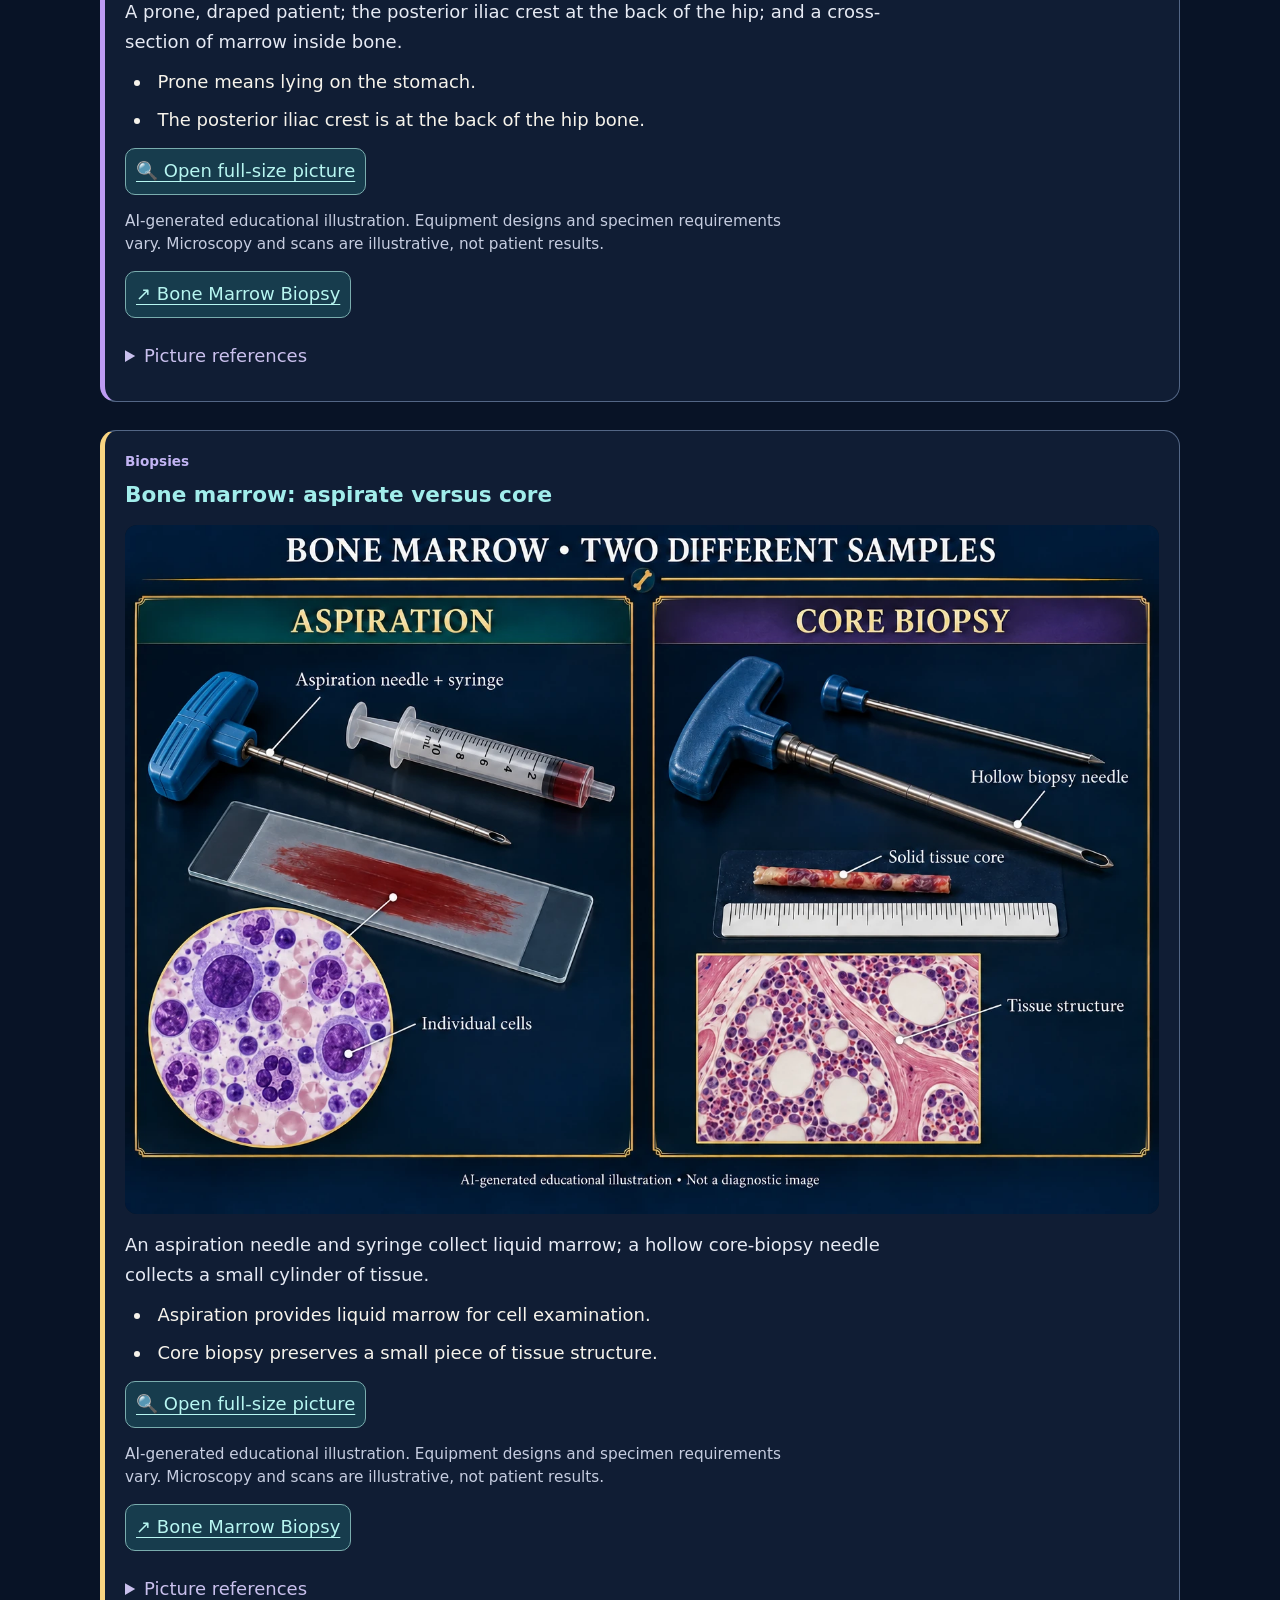
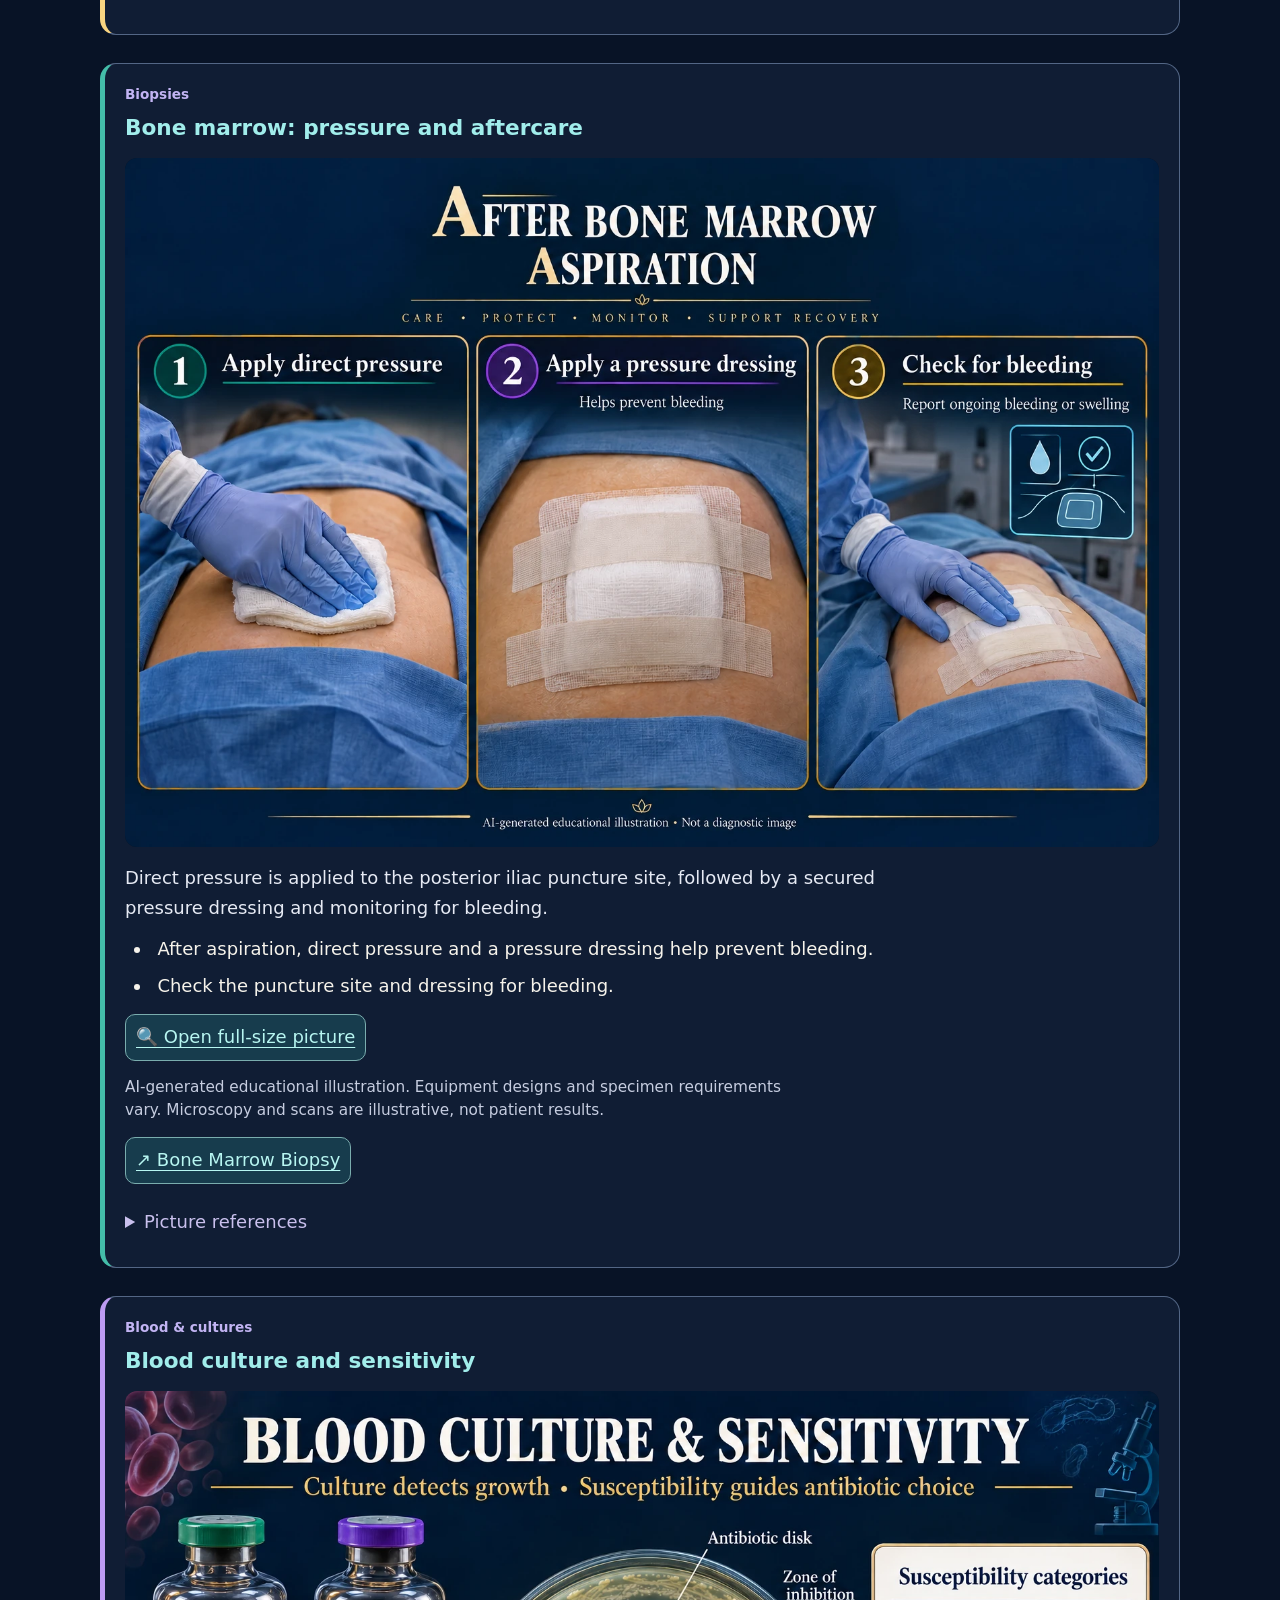
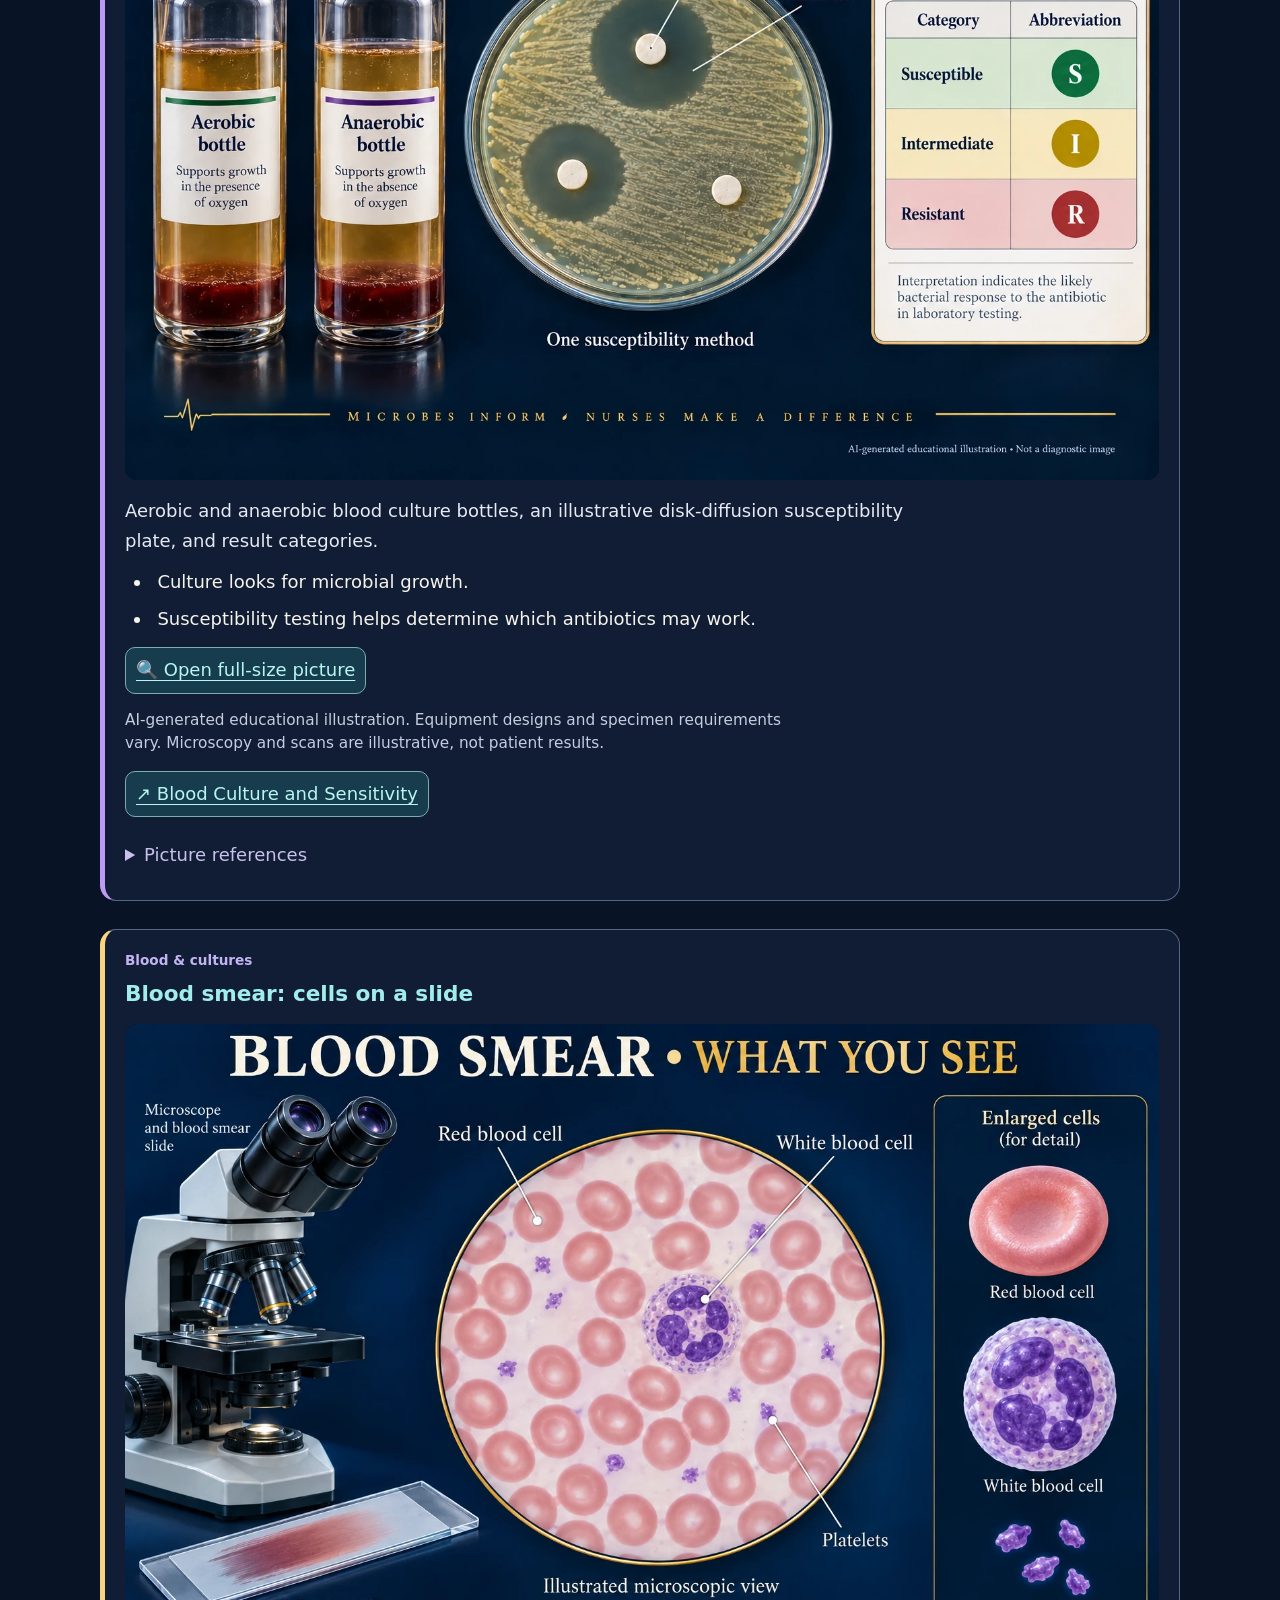
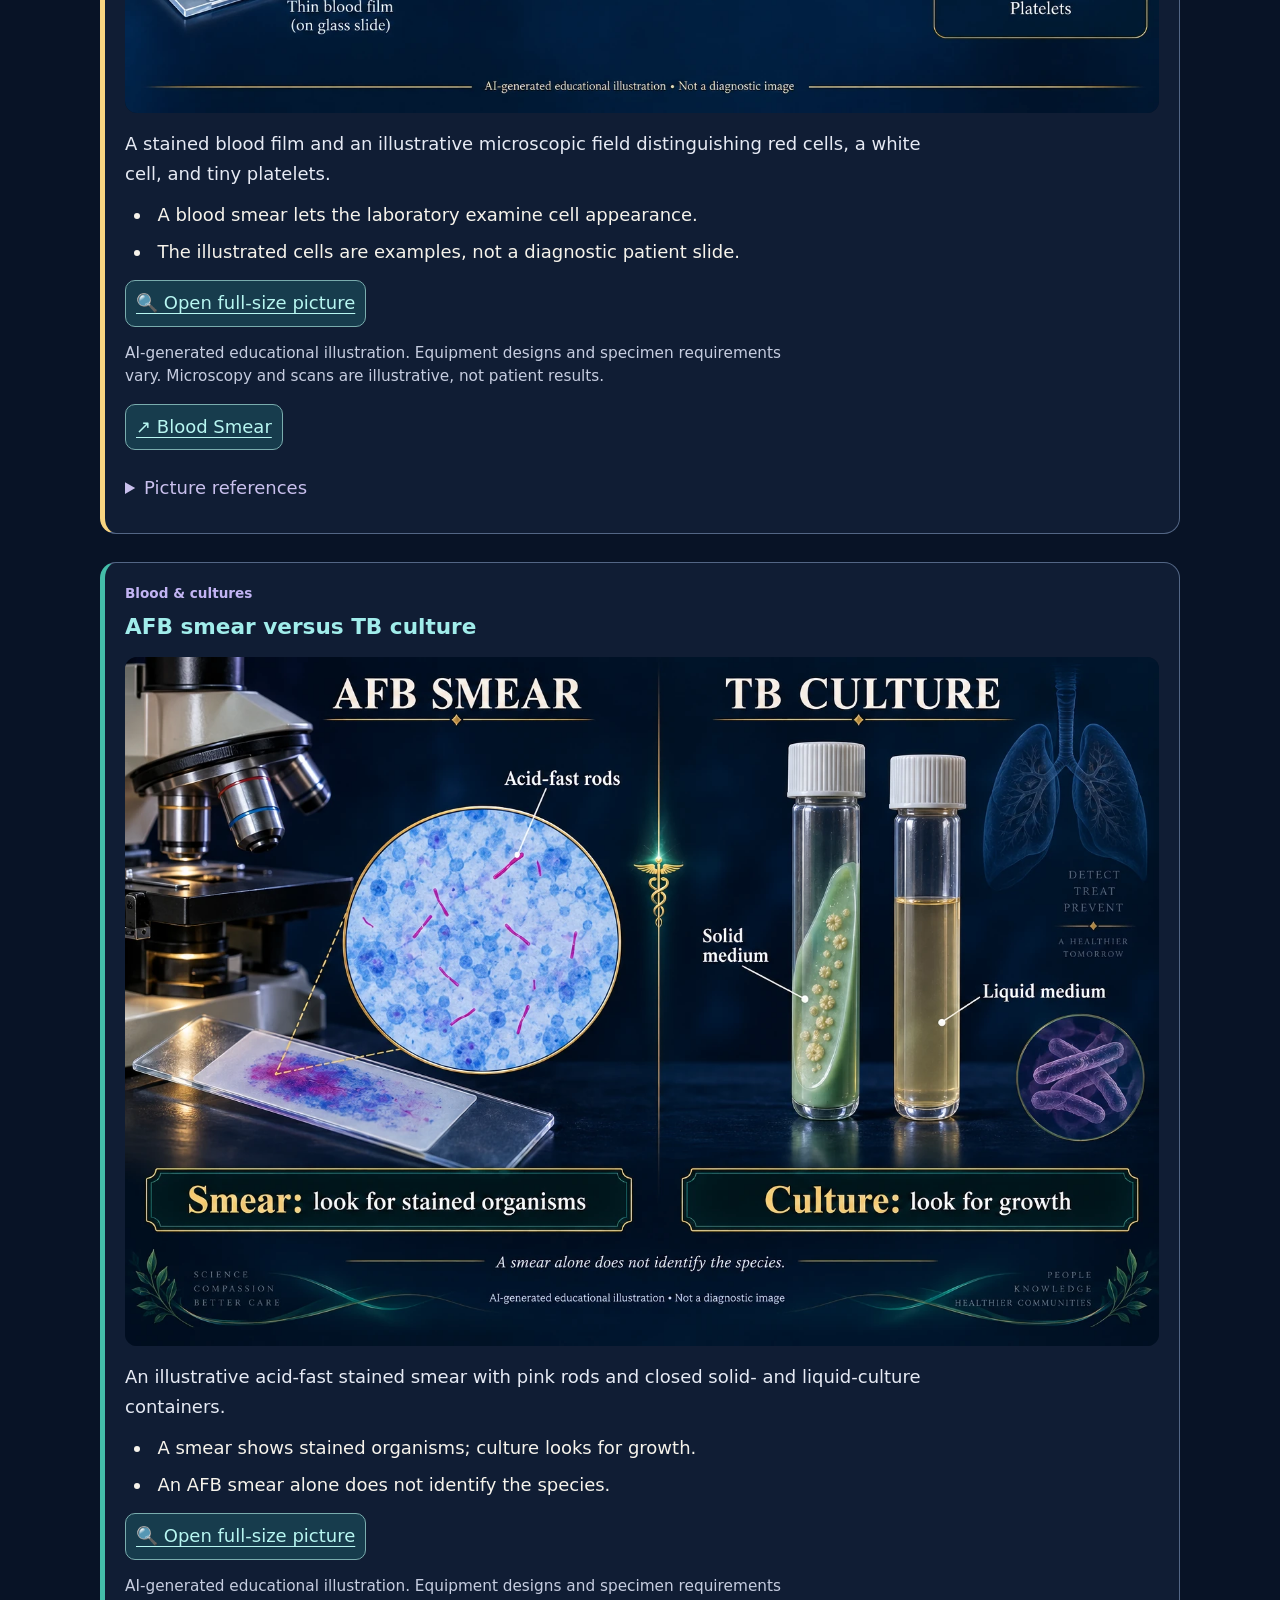
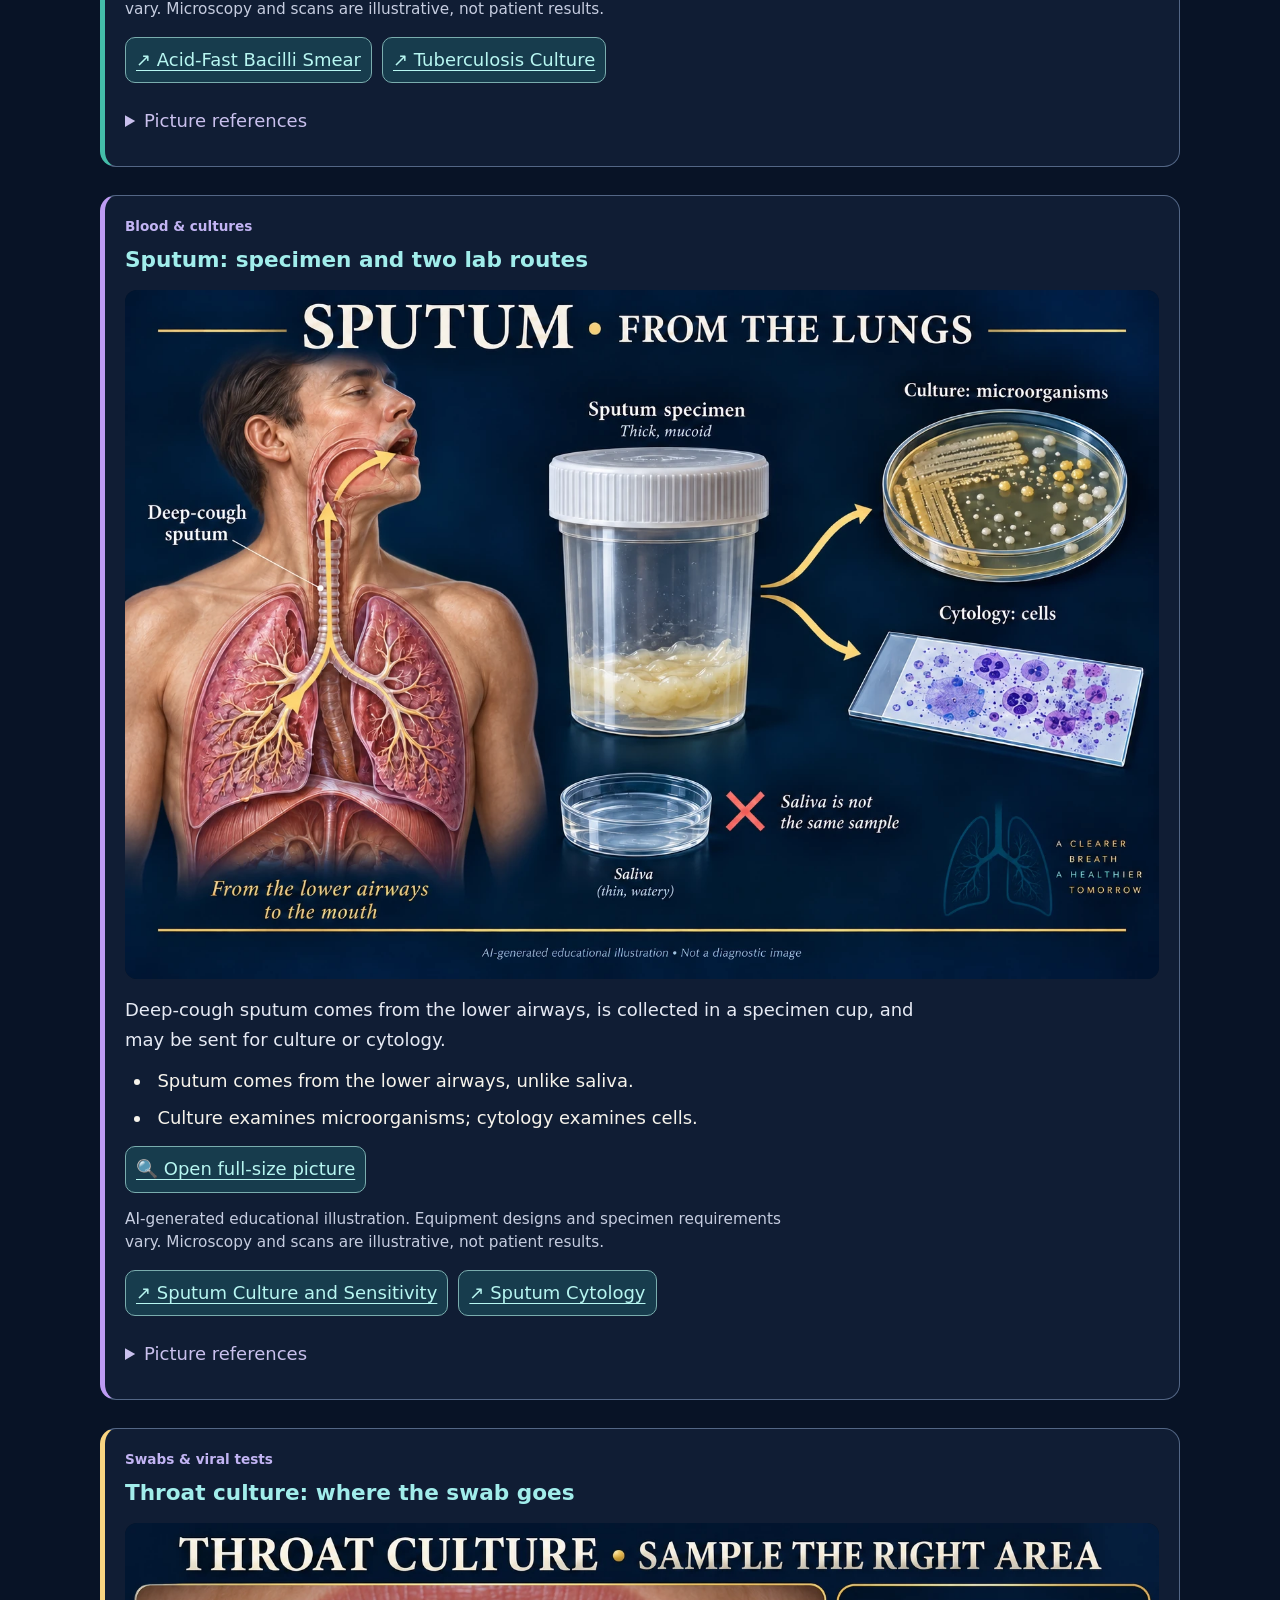
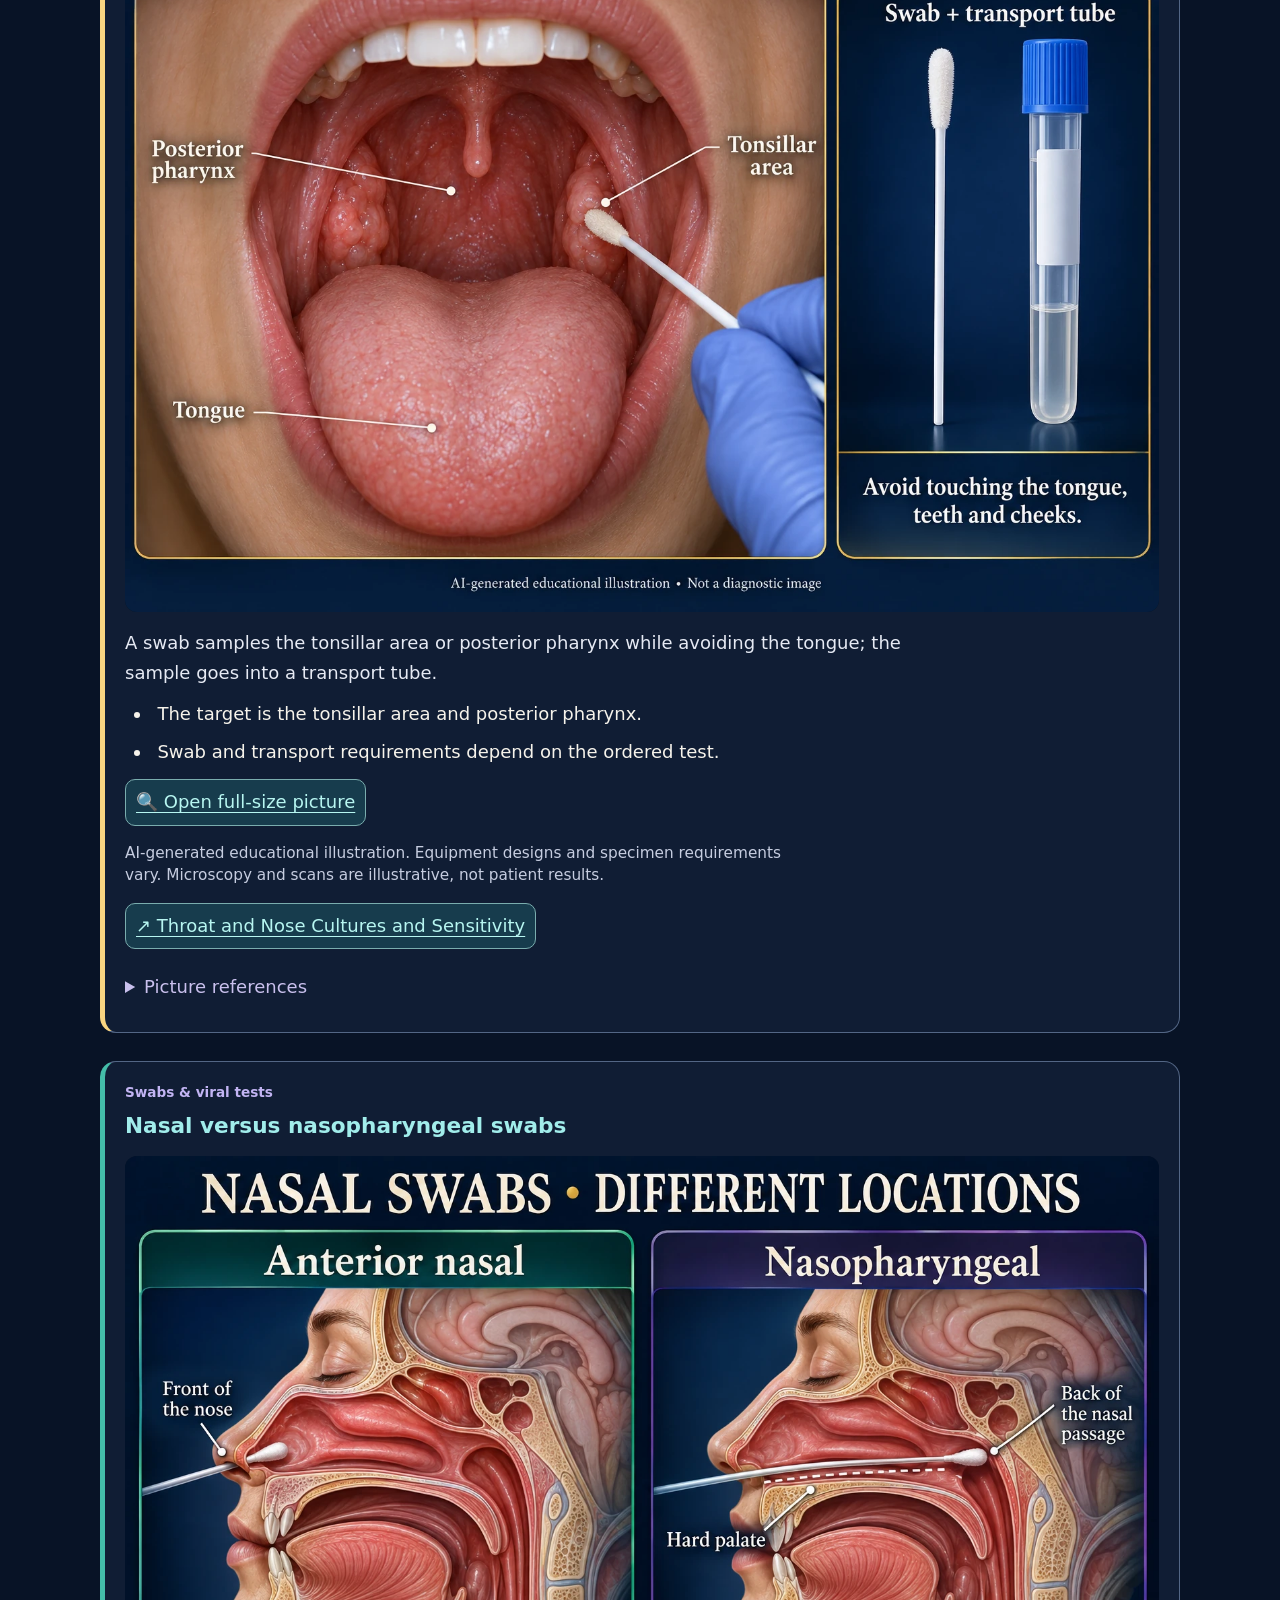
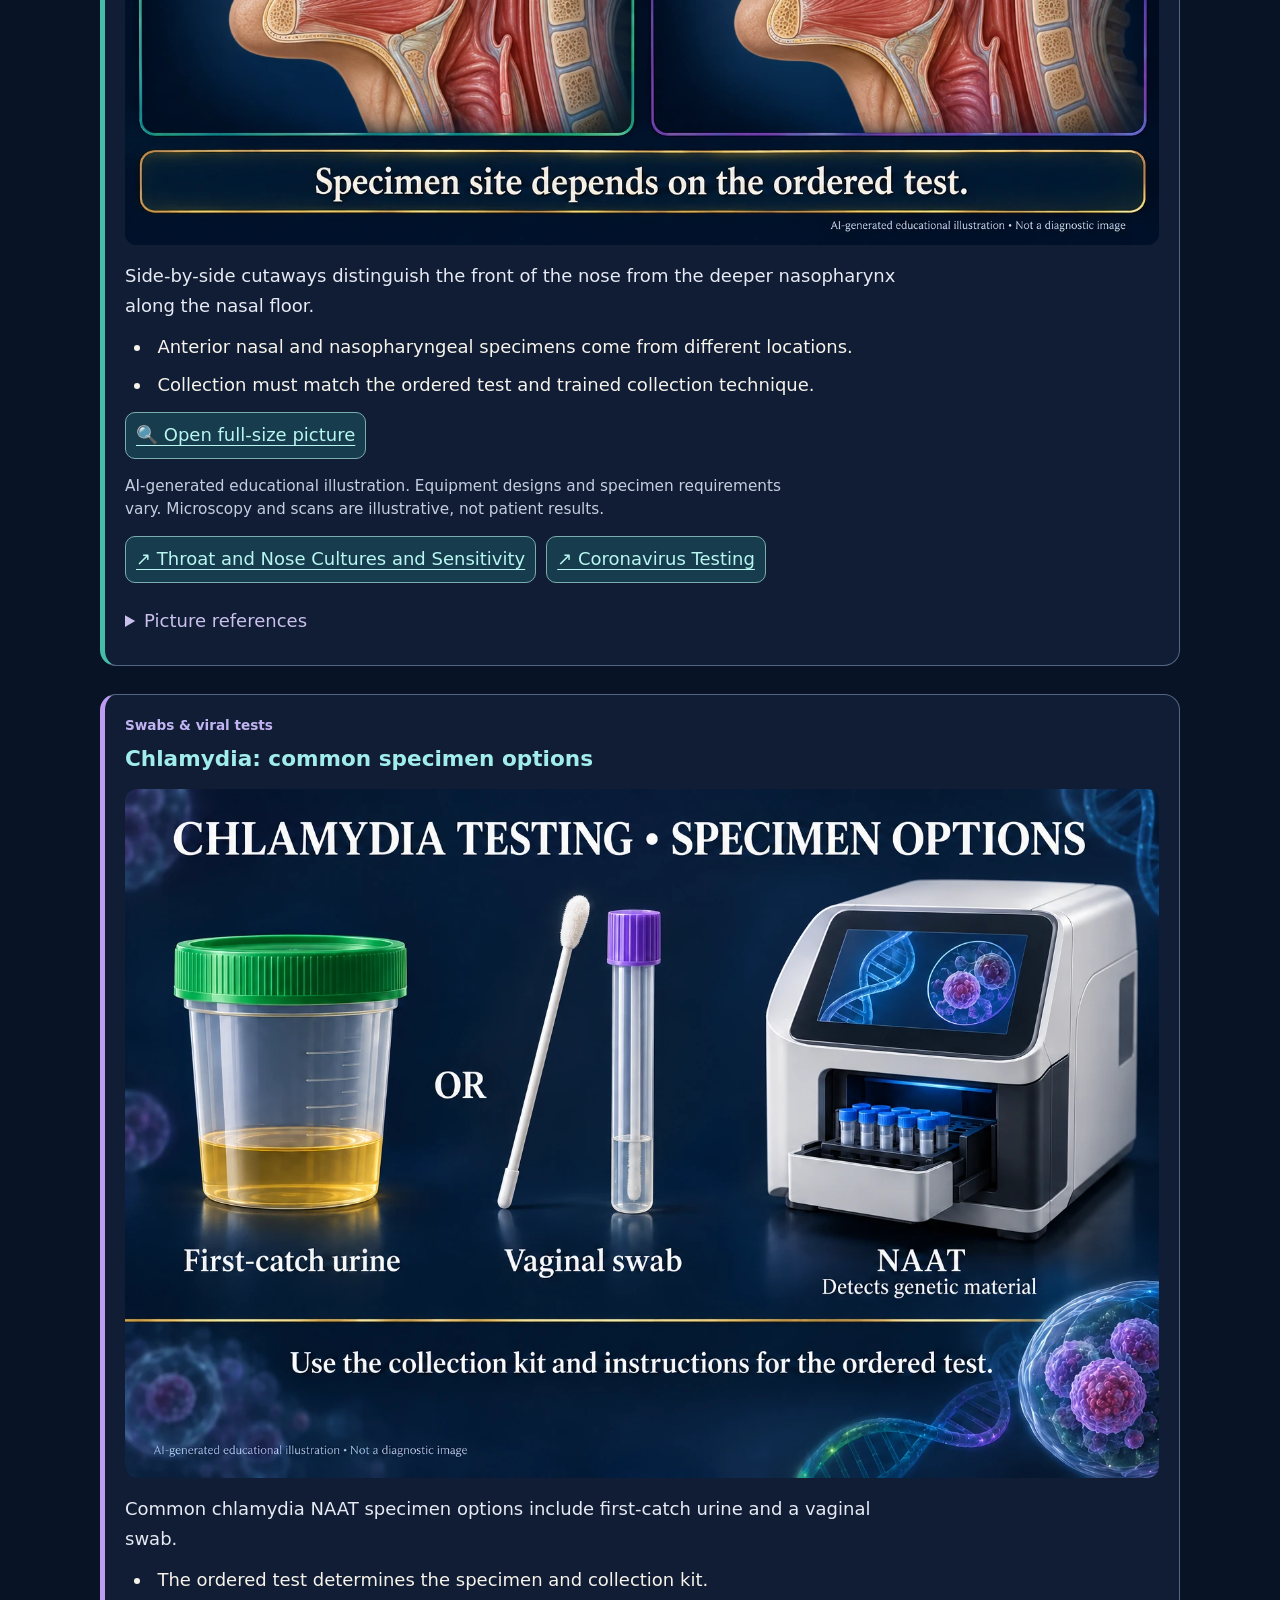
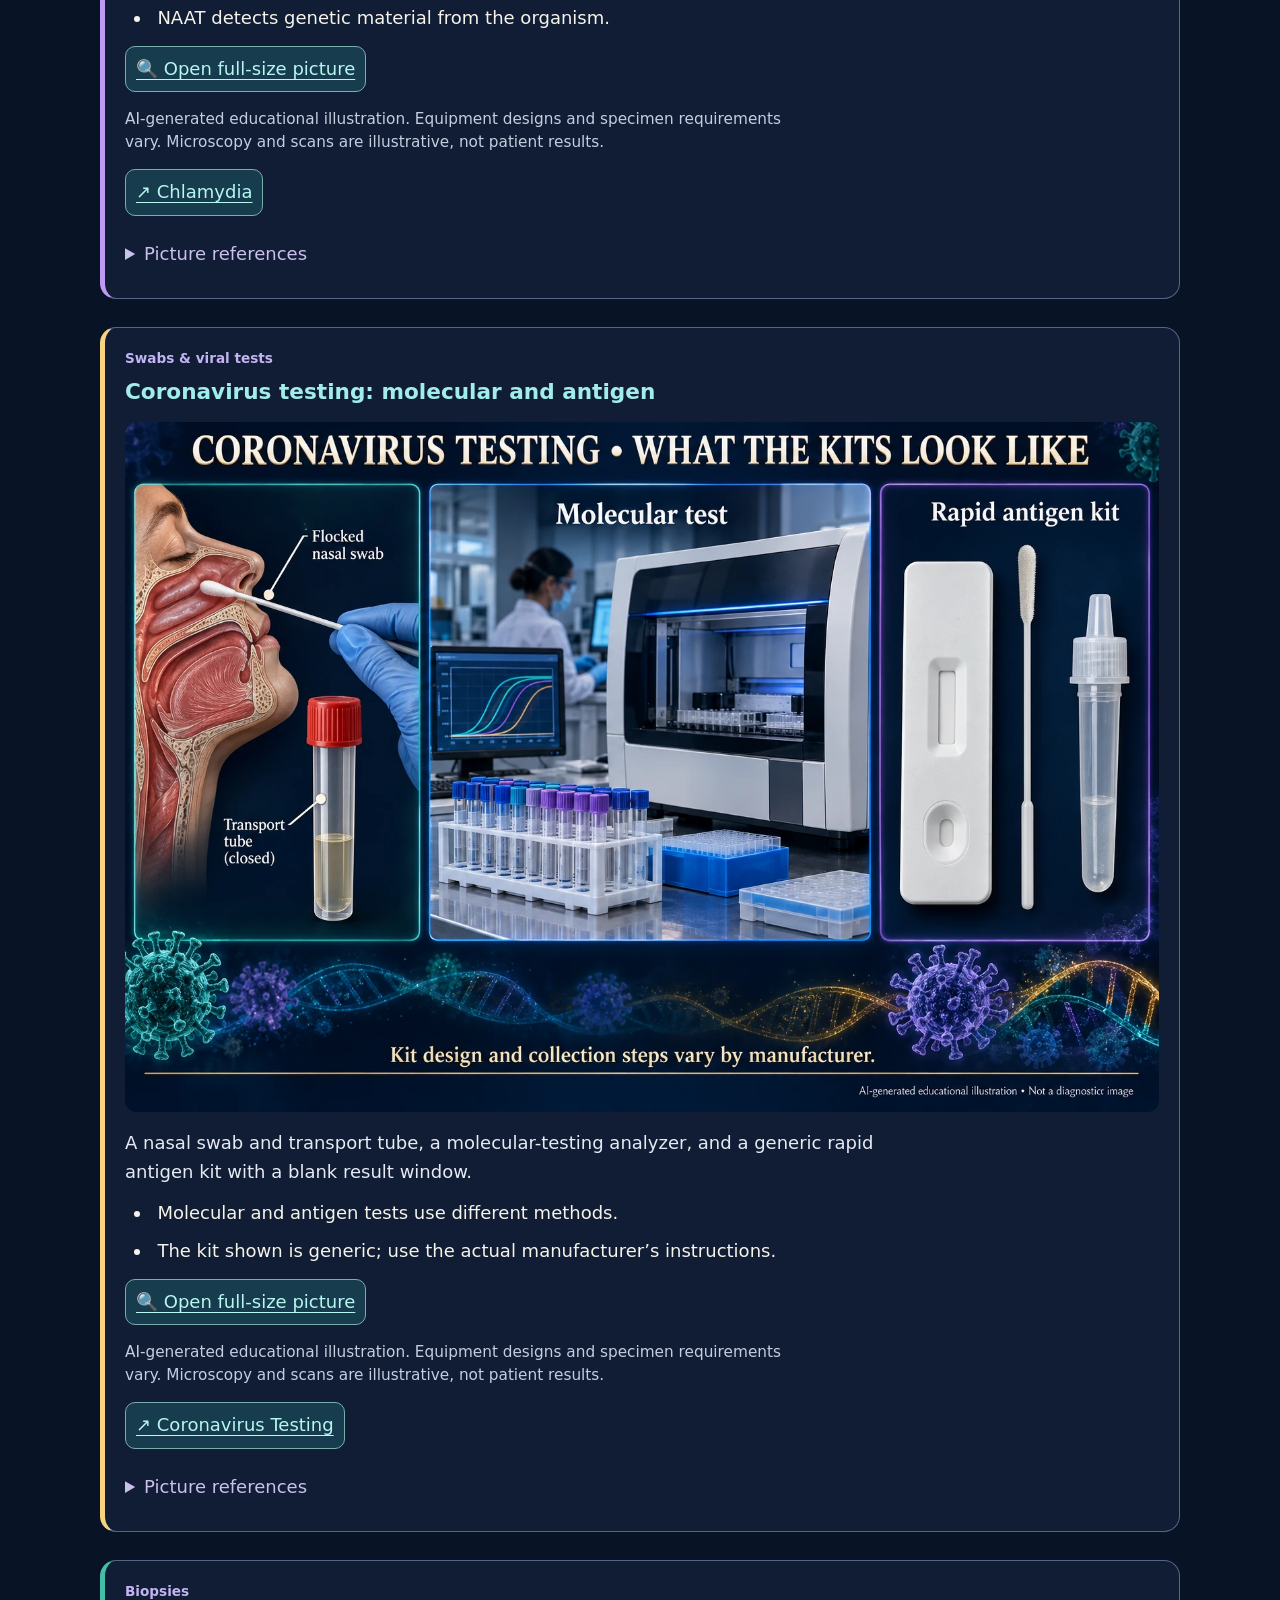
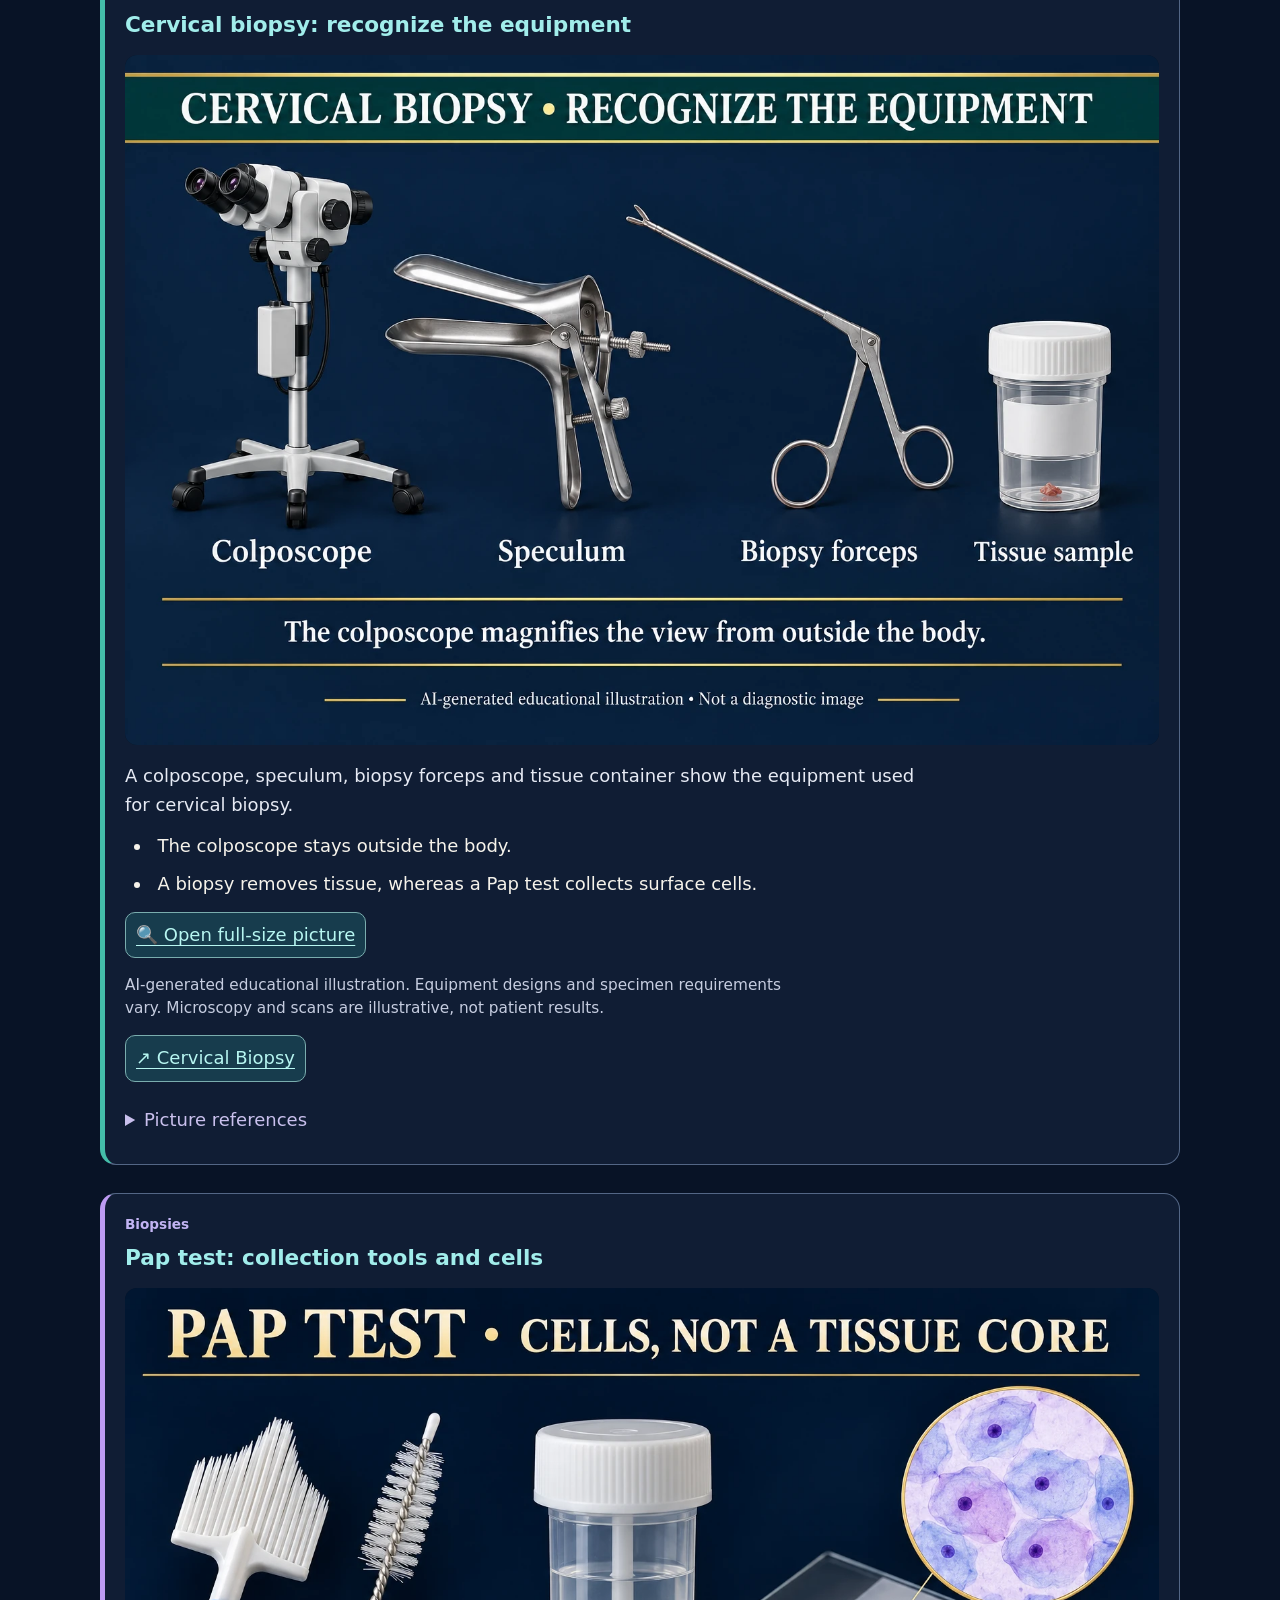
<file: pages/micro-picture-atlas.html>
<!doctype html><html lang="en"><head><meta charset="utf-8"><meta name="viewport" content="width=device-width,initial-scale=1"><title>Microbiology &amp; Biopsy Picture Atlas</title><link rel="stylesheet" href="../assets/micro-atlas/atlas.css"><script src="../assets/micro-atlas/atlas.js" defer></script></head><body class="micro-atlas"><a class="skip" href="#atlas-main">Skip to pictures</a><main id="atlas-main"><nav class="atlas-back"><a href="micro.html">← Back to Microbiologic Studies &amp; Biopsies</a> <a href="../index.html">Lab &amp; Diagnostic Tests home</a></nav><header class="intro"><p class="eyebrow">LAB &amp; DIAGNOSTIC TESTS · VISUAL ATLAS</p><h1>See the specimen. Find the location. Recognize the equipment.</h1><p>25 illustrated sheets for the 25 named tests on your microbiology and biopsy page. Search for a test, or choose a group. Open any picture to enlarge it.</p><p><strong>Bone marrow focus:</strong> prone position → aspiration or core sample → pressure dressing and bleeding checks.</p><p class="disclosure">Educational illustrations, not actual patient photographs or diagnostic images. Read these alongside your course notes.</p></header><section class="controls" aria-label="Find a picture"><label>Search pictures<input id="picture-search" type="search" placeholder="Try bone marrow, swab, kidney, or cells"></label><label>Choose a group<select id="picture-category"><option value="">All groups</option><option>Biopsies</option><option>Blood &amp; cultures</option><option>Swabs &amp; viral tests</option><option>Tissue &amp; specialized tests</option></select></label></section><p id="picture-count" role="status" aria-live="polite">25 picture sheets</p><noscript><p>All pictures are shown below. Search requires JavaScript.</p></noscript><article class="atlas-card" id="01-marrow-prone-site" data-category="Biopsies" data-search="bone marrow: position and site biopsies a prone, draped patient; the posterior iliac crest at the back of the hip; and a cross-section of marrow inside bone. bone marrow biopsy"><p class="category">Biopsies</p><h2>Bone marrow: position and site</h2><div class="micro-picture" role="figure" aria-label="Bone marrow: position and site">
<a class="picture-link" href="../assets/micro-atlas/webp/01-marrow-prone-site.webp" target="_blank" rel="noopener" aria-label="Open full-size picture: Bone marrow: position and site (new tab)"><img src="../assets/micro-atlas/thumb/01-marrow-prone-site.webp" srcset="../assets/micro-atlas/thumb/01-marrow-prone-site.webp 760w, ../assets/micro-atlas/webp/01-marrow-prone-site.webp 1536w" sizes="(max-width: 700px) 94vw, 1050px" width="1536" height="1024" alt="A prone, draped patient; the posterior iliac crest at the back of the hip; and a cross-section of marrow inside bone." loading="lazy" decoding="async"></a>
<p class="caption">A prone, draped patient; the posterior iliac crest at the back of the hip; and a cross-section of marrow inside bone.</p>
<ul><li>Prone means lying on the stomach.</li><li>The posterior iliac crest is at the back of the hip bone.</li></ul>
<div class="actions"><a href="../assets/micro-atlas/webp/01-marrow-prone-site.webp" target="_blank" rel="noopener">🔍 Open full-size picture</a></div>
<p class="disclosure">AI-generated educational illustration. Equipment designs and specimen requirements vary. Microscopy and scans are illustrative, not patient results.</p></div><div class="actions"><a href="micro.html#t-bone-marrow-biopsy-4">↗ Bone Marrow Biopsy</a></div><details><summary>Picture references</summary><ul><li><a href="https://medlineplus.gov/lab-tests/bone-marrow-tests/" target="_blank" rel="noopener">medlineplus.gov — reference</a></li></ul></details></article><article class="atlas-card" id="02-marrow-aspirate-core" data-category="Biopsies" data-search="bone marrow: aspirate versus core biopsies an aspiration needle and syringe collect liquid marrow; a hollow core-biopsy needle collects a small cylinder of tissue. bone marrow biopsy"><p class="category">Biopsies</p><h2>Bone marrow: aspirate versus core</h2><div class="micro-picture" role="figure" aria-label="Bone marrow: aspirate versus core">
<a class="picture-link" href="../assets/micro-atlas/webp/02-marrow-aspirate-core.webp" target="_blank" rel="noopener" aria-label="Open full-size picture: Bone marrow: aspirate versus core (new tab)"><img src="../assets/micro-atlas/thumb/02-marrow-aspirate-core.webp" srcset="../assets/micro-atlas/thumb/02-marrow-aspirate-core.webp 760w, ../assets/micro-atlas/webp/02-marrow-aspirate-core.webp 1536w" sizes="(max-width: 700px) 94vw, 1050px" width="1536" height="1024" alt="An aspiration needle and syringe collect liquid marrow; a hollow core-biopsy needle collects a small cylinder of tissue." loading="lazy" decoding="async"></a>
<p class="caption">An aspiration needle and syringe collect liquid marrow; a hollow core-biopsy needle collects a small cylinder of tissue.</p>
<ul><li>Aspiration provides liquid marrow for cell examination.</li><li>Core biopsy preserves a small piece of tissue structure.</li></ul>
<div class="actions"><a href="../assets/micro-atlas/webp/02-marrow-aspirate-core.webp" target="_blank" rel="noopener">🔍 Open full-size picture</a></div>
<p class="disclosure">AI-generated educational illustration. Equipment designs and specimen requirements vary. Microscopy and scans are illustrative, not patient results.</p></div><div class="actions"><a href="micro.html#t-bone-marrow-biopsy-4">↗ Bone Marrow Biopsy</a></div><details><summary>Picture references</summary><ul><li><a href="https://medlineplus.gov/ency/article/003934.htm" target="_blank" rel="noopener">medlineplus.gov — reference</a></li></ul></details></article><article class="atlas-card" id="03-marrow-pressure-dressing" data-category="Biopsies" data-search="bone marrow: pressure and aftercare biopsies direct pressure is applied to the posterior iliac puncture site, followed by a secured pressure dressing and monitoring for bleeding. bone marrow biopsy"><p class="category">Biopsies</p><h2>Bone marrow: pressure and aftercare</h2><div class="micro-picture" role="figure" aria-label="Bone marrow: pressure and aftercare">
<a class="picture-link" href="../assets/micro-atlas/webp/03-marrow-pressure-dressing.webp" target="_blank" rel="noopener" aria-label="Open full-size picture: Bone marrow: pressure and aftercare (new tab)"><img src="../assets/micro-atlas/thumb/03-marrow-pressure-dressing.webp" srcset="../assets/micro-atlas/thumb/03-marrow-pressure-dressing.webp 760w, ../assets/micro-atlas/webp/03-marrow-pressure-dressing.webp 1536w" sizes="(max-width: 700px) 94vw, 1050px" width="1536" height="1024" alt="Direct pressure is applied to the posterior iliac puncture site, followed by a secured pressure dressing and monitoring for bleeding." loading="lazy" decoding="async"></a>
<p class="caption">Direct pressure is applied to the posterior iliac puncture site, followed by a secured pressure dressing and monitoring for bleeding.</p>
<ul><li>After aspiration, direct pressure and a pressure dressing help prevent bleeding.</li><li>Check the puncture site and dressing for bleeding.</li></ul>
<div class="actions"><a href="../assets/micro-atlas/webp/03-marrow-pressure-dressing.webp" target="_blank" rel="noopener">🔍 Open full-size picture</a></div>
<p class="disclosure">AI-generated educational illustration. Equipment designs and specimen requirements vary. Microscopy and scans are illustrative, not patient results.</p></div><div class="actions"><a href="micro.html#t-bone-marrow-biopsy-4">↗ Bone Marrow Biopsy</a></div><details><summary>Picture references</summary><ul><li><a href="https://www.nationwidechildrens.org/-/media/nch/family-resources/helping-hands/documents/hhiii16pdf.pdf" target="_blank" rel="noopener">www.nationwidechildrens.org — reference</a></li></ul></details></article><article class="atlas-card" id="04-blood-culture" data-category="Blood &amp; cultures" data-search="blood culture and sensitivity blood &amp; cultures aerobic and anaerobic blood culture bottles, an illustrative disk-diffusion susceptibility plate, and result categories. blood culture and sensitivity"><p class="category">Blood &amp; cultures</p><h2>Blood culture and sensitivity</h2><div class="micro-picture" role="figure" aria-label="Blood culture and sensitivity">
<a class="picture-link" href="../assets/micro-atlas/webp/04-blood-culture.webp" target="_blank" rel="noopener" aria-label="Open full-size picture: Blood culture and sensitivity (new tab)"><img src="../assets/micro-atlas/thumb/04-blood-culture.webp" srcset="../assets/micro-atlas/thumb/04-blood-culture.webp 760w, ../assets/micro-atlas/webp/04-blood-culture.webp 1536w" sizes="(max-width: 700px) 94vw, 1050px" width="1536" height="1024" alt="Aerobic and anaerobic blood culture bottles, an illustrative disk-diffusion susceptibility plate, and result categories." loading="lazy" decoding="async"></a>
<p class="caption">Aerobic and anaerobic blood culture bottles, an illustrative disk-diffusion susceptibility plate, and result categories.</p>
<ul><li>Culture looks for microbial growth.</li><li>Susceptibility testing helps determine which antibiotics may work.</li></ul>
<div class="actions"><a href="../assets/micro-atlas/webp/04-blood-culture.webp" target="_blank" rel="noopener">🔍 Open full-size picture</a></div>
<p class="disclosure">AI-generated educational illustration. Equipment designs and specimen requirements vary. Microscopy and scans are illustrative, not patient results.</p></div><div class="actions"><a href="micro.html#t-blood-culture-and-sensitivity-2">↗ Blood Culture and Sensitivity</a></div><details><summary>Picture references</summary><ul><li><a href="https://medlineplus.gov/ency/article/003744.htm" target="_blank" rel="noopener">medlineplus.gov — reference</a></li></ul></details></article><article class="atlas-card" id="05-blood-smear" data-category="Blood &amp; cultures" data-search="blood smear: cells on a slide blood &amp; cultures a stained blood film and an illustrative microscopic field distinguishing red cells, a white cell, and tiny platelets. blood smear"><p class="category">Blood &amp; cultures</p><h2>Blood smear: cells on a slide</h2><div class="micro-picture" role="figure" aria-label="Blood smear: cells on a slide">
<a class="picture-link" href="../assets/micro-atlas/webp/05-blood-smear.webp" target="_blank" rel="noopener" aria-label="Open full-size picture: Blood smear: cells on a slide (new tab)"><img src="../assets/micro-atlas/thumb/05-blood-smear.webp" srcset="../assets/micro-atlas/thumb/05-blood-smear.webp 760w, ../assets/micro-atlas/webp/05-blood-smear.webp 1536w" sizes="(max-width: 700px) 94vw, 1050px" width="1536" height="1024" alt="A stained blood film and an illustrative microscopic field distinguishing red cells, a white cell, and tiny platelets." loading="lazy" decoding="async"></a>
<p class="caption">A stained blood film and an illustrative microscopic field distinguishing red cells, a white cell, and tiny platelets.</p>
<ul><li>A blood smear lets the laboratory examine cell appearance.</li><li>The illustrated cells are examples, not a diagnostic patient slide.</li></ul>
<div class="actions"><a href="../assets/micro-atlas/webp/05-blood-smear.webp" target="_blank" rel="noopener">🔍 Open full-size picture</a></div>
<p class="disclosure">AI-generated educational illustration. Equipment designs and specimen requirements vary. Microscopy and scans are illustrative, not patient results.</p></div><div class="actions"><a href="micro.html#t-blood-smear-3">↗ Blood Smear</a></div><details><summary>Picture references</summary><ul><li><a href="https://medlineplus.gov/lab-tests/blood-smear/" target="_blank" rel="noopener">medlineplus.gov — reference</a></li></ul></details></article><article class="atlas-card" id="06-afb-tb" data-category="Blood &amp; cultures" data-search="afb smear versus tb culture blood &amp; cultures an illustrative acid-fast stained smear with pink rods and closed solid- and liquid-culture containers. acid-fast bacilli smear tuberculosis culture"><p class="category">Blood &amp; cultures</p><h2>AFB smear versus TB culture</h2><div class="micro-picture" role="figure" aria-label="AFB smear versus TB culture">
<a class="picture-link" href="../assets/micro-atlas/webp/06-afb-tb.webp" target="_blank" rel="noopener" aria-label="Open full-size picture: AFB smear versus TB culture (new tab)"><img src="../assets/micro-atlas/thumb/06-afb-tb.webp" srcset="../assets/micro-atlas/thumb/06-afb-tb.webp 760w, ../assets/micro-atlas/webp/06-afb-tb.webp 1536w" sizes="(max-width: 700px) 94vw, 1050px" width="1536" height="1024" alt="An illustrative acid-fast stained smear with pink rods and closed solid- and liquid-culture containers." loading="lazy" decoding="async"></a>
<p class="caption">An illustrative acid-fast stained smear with pink rods and closed solid- and liquid-culture containers.</p>
<ul><li>A smear shows stained organisms; culture looks for growth.</li><li>An AFB smear alone does not identify the species.</li></ul>
<div class="actions"><a href="../assets/micro-atlas/webp/06-afb-tb.webp" target="_blank" rel="noopener">🔍 Open full-size picture</a></div>
<p class="disclosure">AI-generated educational illustration. Equipment designs and specimen requirements vary. Microscopy and scans are illustrative, not patient results.</p></div><div class="actions"><a href="micro.html#t-acid-fast-bacilli-smear-1">↗ Acid-Fast Bacilli Smear</a><a href="micro.html#t-tuberculosis-culture-23">↗ Tuberculosis Culture</a></div><details><summary>Picture references</summary><ul><li><a href="https://www.cdc.gov/tb/hcp/testing-diagnosis/clinical-and-laboratory-diagnosis.html" target="_blank" rel="noopener">www.cdc.gov — reference</a></li></ul></details></article><article class="atlas-card" id="07-sputum" data-category="Blood &amp; cultures" data-search="sputum: specimen and two lab routes blood &amp; cultures deep-cough sputum comes from the lower airways, is collected in a specimen cup, and may be sent for culture or cytology. sputum culture and sensitivity sputum cytology"><p class="category">Blood &amp; cultures</p><h2>Sputum: specimen and two lab routes</h2><div class="micro-picture" role="figure" aria-label="Sputum: specimen and two lab routes">
<a class="picture-link" href="../assets/micro-atlas/webp/07-sputum.webp" target="_blank" rel="noopener" aria-label="Open full-size picture: Sputum: specimen and two lab routes (new tab)"><img src="../assets/micro-atlas/thumb/07-sputum.webp" srcset="../assets/micro-atlas/thumb/07-sputum.webp 760w, ../assets/micro-atlas/webp/07-sputum.webp 1536w" sizes="(max-width: 700px) 94vw, 1050px" width="1536" height="1024" alt="Deep-cough sputum comes from the lower airways, is collected in a specimen cup, and may be sent for culture or cytology." loading="lazy" decoding="async"></a>
<p class="caption">Deep-cough sputum comes from the lower airways, is collected in a specimen cup, and may be sent for culture or cytology.</p>
<ul><li>Sputum comes from the lower airways, unlike saliva.</li><li>Culture examines microorganisms; cytology examines cells.</li></ul>
<div class="actions"><a href="../assets/micro-atlas/webp/07-sputum.webp" target="_blank" rel="noopener">🔍 Open full-size picture</a></div>
<p class="disclosure">AI-generated educational illustration. Equipment designs and specimen requirements vary. Microscopy and scans are illustrative, not patient results.</p></div><div class="actions"><a href="micro.html#t-sputum-culture-and-sensitivity-20">↗ Sputum Culture and Sensitivity</a><a href="micro.html#t-sputum-cytology-21">↗ Sputum Cytology</a></div><details><summary>Picture references</summary><ul><li><a href="https://medlineplus.gov/lab-tests/sputum-culture/" target="_blank" rel="noopener">medlineplus.gov — reference</a></li></ul></details></article><article class="atlas-card" id="08-throat-swab" data-category="Swabs &amp; viral tests" data-search="throat culture: where the swab goes swabs &amp; viral tests a swab samples the tonsillar area or posterior pharynx while avoiding the tongue; the sample goes into a transport tube. throat and nose cultures and sensitivity"><p class="category">Swabs &amp; viral tests</p><h2>Throat culture: where the swab goes</h2><div class="micro-picture" role="figure" aria-label="Throat culture: where the swab goes">
<a class="picture-link" href="../assets/micro-atlas/webp/08-throat-swab.webp" target="_blank" rel="noopener" aria-label="Open full-size picture: Throat culture: where the swab goes (new tab)"><img src="../assets/micro-atlas/thumb/08-throat-swab.webp" srcset="../assets/micro-atlas/thumb/08-throat-swab.webp 760w, ../assets/micro-atlas/webp/08-throat-swab.webp 1536w" sizes="(max-width: 700px) 94vw, 1050px" width="1536" height="1024" alt="A swab samples the tonsillar area or posterior pharynx while avoiding the tongue; the sample goes into a transport tube." loading="lazy" decoding="async"></a>
<p class="caption">A swab samples the tonsillar area or posterior pharynx while avoiding the tongue; the sample goes into a transport tube.</p>
<ul><li>The target is the tonsillar area and posterior pharynx.</li><li>Swab and transport requirements depend on the ordered test.</li></ul>
<div class="actions"><a href="../assets/micro-atlas/webp/08-throat-swab.webp" target="_blank" rel="noopener">🔍 Open full-size picture</a></div>
<p class="disclosure">AI-generated educational illustration. Equipment designs and specimen requirements vary. Microscopy and scans are illustrative, not patient results.</p></div><div class="actions"><a href="micro.html#t-throat-and-nose-cultures-and-sensitivity-22">↗ Throat and Nose Cultures and Sensitivity</a></div><details><summary>Picture references</summary><ul><li><a href="https://medlineplus.gov/ency/article/003746.htm" target="_blank" rel="noopener">medlineplus.gov — reference</a></li></ul></details></article><article class="atlas-card" id="09-nasal-swabs" data-category="Swabs &amp; viral tests" data-search="nasal versus nasopharyngeal swabs swabs &amp; viral tests side-by-side cutaways distinguish the front of the nose from the deeper nasopharynx along the nasal floor. throat and nose cultures and sensitivity coronavirus testing"><p class="category">Swabs &amp; viral tests</p><h2>Nasal versus nasopharyngeal swabs</h2><div class="micro-picture" role="figure" aria-label="Nasal versus nasopharyngeal swabs">
<a class="picture-link" href="../assets/micro-atlas/webp/09-nasal-swabs.webp" target="_blank" rel="noopener" aria-label="Open full-size picture: Nasal versus nasopharyngeal swabs (new tab)"><img src="../assets/micro-atlas/thumb/09-nasal-swabs.webp" srcset="../assets/micro-atlas/thumb/09-nasal-swabs.webp 760w, ../assets/micro-atlas/webp/09-nasal-swabs.webp 1536w" sizes="(max-width: 700px) 94vw, 1050px" width="1536" height="1024" alt="Side-by-side cutaways distinguish the front of the nose from the deeper nasopharynx along the nasal floor." loading="lazy" decoding="async"></a>
<p class="caption">Side-by-side cutaways distinguish the front of the nose from the deeper nasopharynx along the nasal floor.</p>
<ul><li>Anterior nasal and nasopharyngeal specimens come from different locations.</li><li>Collection must match the ordered test and trained collection technique.</li></ul>
<div class="actions"><a href="../assets/micro-atlas/webp/09-nasal-swabs.webp" target="_blank" rel="noopener">🔍 Open full-size picture</a></div>
<p class="disclosure">AI-generated educational illustration. Equipment designs and specimen requirements vary. Microscopy and scans are illustrative, not patient results.</p></div><div class="actions"><a href="micro.html#t-throat-and-nose-cultures-and-sensitivity-22">↗ Throat and Nose Cultures and Sensitivity</a><a href="micro.html#t-coronavirus-testing-7">↗ Coronavirus Testing</a></div><details><summary>Picture references</summary><ul><li><a href="https://archive.cdc.gov/www_cdc_gov/coronavirus/2019-ncov/lab/guidelines-clinical-specimens.html" target="_blank" rel="noopener">archive.cdc.gov — reference</a></li></ul></details></article><article class="atlas-card" id="10-chlamydia" data-category="Swabs &amp; viral tests" data-search="chlamydia: common specimen options swabs &amp; viral tests common chlamydia naat specimen options include first-catch urine and a vaginal swab. chlamydia"><p class="category">Swabs &amp; viral tests</p><h2>Chlamydia: common specimen options</h2><div class="micro-picture" role="figure" aria-label="Chlamydia: common specimen options">
<a class="picture-link" href="../assets/micro-atlas/webp/10-chlamydia.webp" target="_blank" rel="noopener" aria-label="Open full-size picture: Chlamydia: common specimen options (new tab)"><img src="../assets/micro-atlas/thumb/10-chlamydia.webp" srcset="../assets/micro-atlas/thumb/10-chlamydia.webp 760w, ../assets/micro-atlas/webp/10-chlamydia.webp 1536w" sizes="(max-width: 700px) 94vw, 1050px" width="1536" height="1024" alt="Common chlamydia NAAT specimen options include first-catch urine and a vaginal swab." loading="lazy" decoding="async"></a>
<p class="caption">Common chlamydia NAAT specimen options include first-catch urine and a vaginal swab.</p>
<ul><li>The ordered test determines the specimen and collection kit.</li><li>NAAT detects genetic material from the organism.</li></ul>
<div class="actions"><a href="../assets/micro-atlas/webp/10-chlamydia.webp" target="_blank" rel="noopener">🔍 Open full-size picture</a></div>
<p class="disclosure">AI-generated educational illustration. Equipment designs and specimen requirements vary. Microscopy and scans are illustrative, not patient results.</p></div><div class="actions"><a href="micro.html#t-chlamydia-6">↗ Chlamydia</a></div><details><summary>Picture references</summary><ul><li><a href="https://medlineplus.gov/lab-tests/chlamydia-test/" target="_blank" rel="noopener">medlineplus.gov — reference</a></li></ul></details></article><article class="atlas-card" id="11-coronavirus" data-category="Swabs &amp; viral tests" data-search="coronavirus testing: molecular and antigen swabs &amp; viral tests a nasal swab and transport tube, a molecular-testing analyzer, and a generic rapid antigen kit with a blank result window. coronavirus testing"><p class="category">Swabs &amp; viral tests</p><h2>Coronavirus testing: molecular and antigen</h2><div class="micro-picture" role="figure" aria-label="Coronavirus testing: molecular and antigen">
<a class="picture-link" href="../assets/micro-atlas/webp/11-coronavirus.webp" target="_blank" rel="noopener" aria-label="Open full-size picture: Coronavirus testing: molecular and antigen (new tab)"><img src="../assets/micro-atlas/thumb/11-coronavirus.webp" srcset="../assets/micro-atlas/thumb/11-coronavirus.webp 760w, ../assets/micro-atlas/webp/11-coronavirus.webp 1536w" sizes="(max-width: 700px) 94vw, 1050px" width="1536" height="1024" alt="A nasal swab and transport tube, a molecular-testing analyzer, and a generic rapid antigen kit with a blank result window." loading="lazy" decoding="async"></a>
<p class="caption">A nasal swab and transport tube, a molecular-testing analyzer, and a generic rapid antigen kit with a blank result window.</p>
<ul><li>Molecular and antigen tests use different methods.</li><li>The kit shown is generic; use the actual manufacturer’s instructions.</li></ul>
<div class="actions"><a href="../assets/micro-atlas/webp/11-coronavirus.webp" target="_blank" rel="noopener">🔍 Open full-size picture</a></div>
<p class="disclosure">AI-generated educational illustration. Equipment designs and specimen requirements vary. Microscopy and scans are illustrative, not patient results.</p></div><div class="actions"><a href="micro.html#t-coronavirus-testing-7">↗ Coronavirus Testing</a></div><details><summary>Picture references</summary><ul><li><a href="https://www.cdc.gov/covid/testing/index.html" target="_blank" rel="noopener">www.cdc.gov — reference</a></li></ul></details></article><article class="atlas-card" id="12-cervical-biopsy" data-category="Biopsies" data-search="cervical biopsy: recognize the equipment biopsies a colposcope, speculum, biopsy forceps and tissue container show the equipment used for cervical biopsy. cervical biopsy"><p class="category">Biopsies</p><h2>Cervical biopsy: recognize the equipment</h2><div class="micro-picture" role="figure" aria-label="Cervical biopsy: recognize the equipment">
<a class="picture-link" href="../assets/micro-atlas/webp/12-cervical-biopsy.webp" target="_blank" rel="noopener" aria-label="Open full-size picture: Cervical biopsy: recognize the equipment (new tab)"><img src="../assets/micro-atlas/thumb/12-cervical-biopsy.webp" srcset="../assets/micro-atlas/thumb/12-cervical-biopsy.webp 760w, ../assets/micro-atlas/webp/12-cervical-biopsy.webp 1536w" sizes="(max-width: 700px) 94vw, 1050px" width="1536" height="1024" alt="A colposcope, speculum, biopsy forceps and tissue container show the equipment used for cervical biopsy." loading="lazy" decoding="async"></a>
<p class="caption">A colposcope, speculum, biopsy forceps and tissue container show the equipment used for cervical biopsy.</p>
<ul><li>The colposcope stays outside the body.</li><li>A biopsy removes tissue, whereas a Pap test collects surface cells.</li></ul>
<div class="actions"><a href="../assets/micro-atlas/webp/12-cervical-biopsy.webp" target="_blank" rel="noopener">🔍 Open full-size picture</a></div>
<p class="disclosure">AI-generated educational illustration. Equipment designs and specimen requirements vary. Microscopy and scans are illustrative, not patient results.</p></div><div class="actions"><a href="micro.html#t-cervical-biopsy-5">↗ Cervical Biopsy</a></div><details><summary>Picture references</summary><ul><li><a href="https://medlineplus.gov/lab-tests/colposcopy/" target="_blank" rel="noopener">medlineplus.gov — reference</a></li></ul></details></article><article class="atlas-card" id="13-pap-test" data-category="Biopsies" data-search="pap test: collection tools and cells biopsies cell collection brushes, a liquid-based cytology vial and an illustrative microscopic cell view represent a pap test. papanicolaou test"><p class="category">Biopsies</p><h2>Pap test: collection tools and cells</h2><div class="micro-picture" role="figure" aria-label="Pap test: collection tools and cells">
<a class="picture-link" href="../assets/micro-atlas/webp/13-pap-test.webp" target="_blank" rel="noopener" aria-label="Open full-size picture: Pap test: collection tools and cells (new tab)"><img src="../assets/micro-atlas/thumb/13-pap-test.webp" srcset="../assets/micro-atlas/thumb/13-pap-test.webp 760w, ../assets/micro-atlas/webp/13-pap-test.webp 1536w" sizes="(max-width: 700px) 94vw, 1050px" width="1536" height="1024" alt="Cell collection brushes, a liquid-based cytology vial and an illustrative microscopic cell view represent a Pap test." loading="lazy" decoding="async"></a>
<p class="caption">Cell collection brushes, a liquid-based cytology vial and an illustrative microscopic cell view represent a Pap test.</p>
<ul><li>A Pap test collects cervical cells.</li><li>A biopsy samples tissue rather than a surface-cell collection.</li></ul>
<div class="actions"><a href="../assets/micro-atlas/webp/13-pap-test.webp" target="_blank" rel="noopener">🔍 Open full-size picture</a></div>
<p class="disclosure">AI-generated educational illustration. Equipment designs and specimen requirements vary. Microscopy and scans are illustrative, not patient results.</p></div><div class="actions"><a href="micro.html#t-papanicolaou-test-14">↗ Papanicolaou Test</a></div><details><summary>Picture references</summary><ul><li><a href="https://medlineplus.gov/lab-tests/pap-smear/" target="_blank" rel="noopener">medlineplus.gov — reference</a></li></ul></details></article><article class="atlas-card" id="14-endometrial" data-category="Biopsies" data-search="endometrial biopsy: the uterine lining biopsies a thin sampling tube passes through the cervix to collect tissue from the endometrium, the lining of the uterus. endometrial biopsy"><p class="category">Biopsies</p><h2>Endometrial biopsy: the uterine lining</h2><div class="micro-picture" role="figure" aria-label="Endometrial biopsy: the uterine lining">
<a class="picture-link" href="../assets/micro-atlas/webp/14-endometrial.webp" target="_blank" rel="noopener" aria-label="Open full-size picture: Endometrial biopsy: the uterine lining (new tab)"><img src="../assets/micro-atlas/thumb/14-endometrial.webp" srcset="../assets/micro-atlas/thumb/14-endometrial.webp 760w, ../assets/micro-atlas/webp/14-endometrial.webp 1536w" sizes="(max-width: 700px) 94vw, 1050px" width="1536" height="1024" alt="A thin sampling tube passes through the cervix to collect tissue from the endometrium, the lining of the uterus." loading="lazy" decoding="async"></a>
<p class="caption">A thin sampling tube passes through the cervix to collect tissue from the endometrium, the lining of the uterus.</p>
<ul><li>The endometrium is the inner lining of the uterus.</li><li>The sample is lining tissue, not an ovary or a cervical cell smear.</li></ul>
<div class="actions"><a href="../assets/micro-atlas/webp/14-endometrial.webp" target="_blank" rel="noopener">🔍 Open full-size picture</a></div>
<p class="disclosure">AI-generated educational illustration. Equipment designs and specimen requirements vary. Microscopy and scans are illustrative, not patient results.</p></div><div class="actions"><a href="micro.html#t-endometrial-biopsy-8">↗ Endometrial Biopsy</a></div><details><summary>Picture references</summary><ul><li><a href="https://medlineplus.gov/ency/article/003917.htm" target="_blank" rel="noopener">medlineplus.gov — reference</a></li></ul></details></article><article class="atlas-card" id="15-hormone-receptors" data-category="Tissue &amp; specialized tests" data-search="er and pr: tests on breast tissue tissue &amp; specialized tests breast tissue is examined with immunohistochemistry for estrogen and progesterone receptors, with nuclear staining illustrated schematically. estrogen receptor assay progesterone receptor assay"><p class="category">Tissue &amp; specialized tests</p><h2>ER and PR: tests on breast tissue</h2><div class="micro-picture" role="figure" aria-label="ER and PR: tests on breast tissue">
<a class="picture-link" href="../assets/micro-atlas/webp/15-hormone-receptors.webp" target="_blank" rel="noopener" aria-label="Open full-size picture: ER and PR: tests on breast tissue (new tab)"><img src="../assets/micro-atlas/thumb/15-hormone-receptors.webp" srcset="../assets/micro-atlas/thumb/15-hormone-receptors.webp 760w, ../assets/micro-atlas/webp/15-hormone-receptors.webp 1536w" sizes="(max-width: 700px) 94vw, 1050px" width="1536" height="1024" alt="Breast tissue is examined with immunohistochemistry for estrogen and progesterone receptors, with nuclear staining illustrated schematically." loading="lazy" decoding="async"></a>
<p class="caption">Breast tissue is examined with immunohistochemistry for estrogen and progesterone receptors, with nuclear staining illustrated schematically.</p>
<ul><li>ER and PR assays test receptors in tissue.</li><li>They are different from blood tests measuring hormone levels.</li></ul>
<div class="actions"><a href="../assets/micro-atlas/webp/15-hormone-receptors.webp" target="_blank" rel="noopener">🔍 Open full-size picture</a></div>
<p class="disclosure">AI-generated educational illustration. Equipment designs and specimen requirements vary. Microscopy and scans are illustrative, not patient results.</p></div><div class="actions"><a href="micro.html#t-estrogen-receptor-assay-9">↗ Estrogen Receptor Assay</a><a href="micro.html#t-progesterone-receptor-assay-18">↗ Progesterone Receptor Assay</a></div><details><summary>Picture references</summary><ul><li><a href="https://www.cancer.gov/types/breast/diagnosis/breast-cancer-biomarker-tests" target="_blank" rel="noopener">www.cancer.gov — reference</a></li></ul></details></article><article class="atlas-card" id="16-herpes" data-category="Swabs &amp; viral tests" data-search="herpes simplex: lesion swab and blood test swabs &amp; viral tests illustrative grouped vesicles, a lesion swab, and a blood specimen for antibody testing. the appearance alone is not diagnostic. herpes simplex"><p class="category">Swabs &amp; viral tests</p><h2>Herpes simplex: lesion swab and blood test</h2><div class="micro-picture" role="figure" aria-label="Herpes simplex: lesion swab and blood test">
<a class="picture-link" href="../assets/micro-atlas/webp/16-herpes.webp" target="_blank" rel="noopener" aria-label="Open full-size picture: Herpes simplex: lesion swab and blood test (new tab)"><img src="../assets/micro-atlas/thumb/16-herpes.webp" srcset="../assets/micro-atlas/thumb/16-herpes.webp 760w, ../assets/micro-atlas/webp/16-herpes.webp 1536w" sizes="(max-width: 700px) 94vw, 1050px" width="1536" height="1024" alt="Illustrative grouped vesicles, a lesion swab, and a blood specimen for antibody testing. The appearance alone is not diagnostic." loading="lazy" decoding="async"></a>
<p class="caption">Illustrative grouped vesicles, a lesion swab, and a blood specimen for antibody testing. The appearance alone is not diagnostic.</p>
<ul><li>Lesion testing samples material from the affected area.</li><li>Blood antibody testing reflects an immune response and has a different role.</li></ul>
<div class="actions"><a href="../assets/micro-atlas/webp/16-herpes.webp" target="_blank" rel="noopener">🔍 Open full-size picture</a></div>
<p class="disclosure">AI-generated educational illustration. Equipment designs and specimen requirements vary. Microscopy and scans are illustrative, not patient results.</p></div><div class="actions"><a href="micro.html#t-herpes-simplex-10">↗ Herpes Simplex</a></div><details><summary>Picture references</summary><ul><li><a href="https://medlineplus.gov/lab-tests/herpes-hsv-test/" target="_blank" rel="noopener">medlineplus.gov — reference</a></li></ul></details></article><article class="atlas-card" id="17-liver" data-category="Biopsies" data-search="liver biopsy: location and guidance biopsies the liver sits mainly under the right ribs; imaging helps guide biopsy, which collects a small tissue core. liver biopsy"><p class="category">Biopsies</p><h2>Liver biopsy: location and guidance</h2><div class="micro-picture" role="figure" aria-label="Liver biopsy: location and guidance">
<a class="picture-link" href="../assets/micro-atlas/webp/17-liver.webp" target="_blank" rel="noopener" aria-label="Open full-size picture: Liver biopsy: location and guidance (new tab)"><img src="../assets/micro-atlas/thumb/17-liver.webp" srcset="../assets/micro-atlas/thumb/17-liver.webp 760w, ../assets/micro-atlas/webp/17-liver.webp 1536w" sizes="(max-width: 700px) 94vw, 1050px" width="1536" height="1024" alt="The liver sits mainly under the right ribs; imaging helps guide biopsy, which collects a small tissue core." loading="lazy" decoding="async"></a>
<p class="caption">The liver sits mainly under the right ribs; imaging helps guide biopsy, which collects a small tissue core.</p>
<ul><li>The liver is mainly in the right upper abdomen.</li><li>Biopsy samples tissue; the approach is selected by the clinical team.</li></ul>
<div class="actions"><a href="../assets/micro-atlas/webp/17-liver.webp" target="_blank" rel="noopener">🔍 Open full-size picture</a></div>
<p class="disclosure">AI-generated educational illustration. Equipment designs and specimen requirements vary. Microscopy and scans are illustrative, not patient results.</p></div><div class="actions"><a href="micro.html#t-liver-biopsy-11">↗ Liver Biopsy</a></div><details><summary>Picture references</summary><ul><li><a href="https://www.radiologyinfo.org/en/info/liver-biopsy" target="_blank" rel="noopener">www.radiologyinfo.org — reference</a></li></ul></details></article><article class="atlas-card" id="18-lung" data-category="Biopsies" data-search="lung biopsy: two ways to reach tissue biopsies a peripheral lung target may be sampled through the chest wall with image guidance; a bronchoscope reaches the airways from inside. lung biopsy"><p class="category">Biopsies</p><h2>Lung biopsy: two ways to reach tissue</h2><div class="micro-picture" role="figure" aria-label="Lung biopsy: two ways to reach tissue">
<a class="picture-link" href="../assets/micro-atlas/webp/18-lung.webp" target="_blank" rel="noopener" aria-label="Open full-size picture: Lung biopsy: two ways to reach tissue (new tab)"><img src="../assets/micro-atlas/thumb/18-lung.webp" srcset="../assets/micro-atlas/thumb/18-lung.webp 760w, ../assets/micro-atlas/webp/18-lung.webp 1536w" sizes="(max-width: 700px) 94vw, 1050px" width="1536" height="1024" alt="A peripheral lung target may be sampled through the chest wall with image guidance; a bronchoscope reaches the airways from inside." loading="lazy" decoding="async"></a>
<p class="caption">A peripheral lung target may be sampled through the chest wall with image guidance; a bronchoscope reaches the airways from inside.</p>
<ul><li>Needle biopsy and bronchoscopy reach different types of targets.</li><li>The clinical team selects the appropriate approach.</li></ul>
<div class="actions"><a href="../assets/micro-atlas/webp/18-lung.webp" target="_blank" rel="noopener">🔍 Open full-size picture</a></div>
<p class="disclosure">AI-generated educational illustration. Equipment designs and specimen requirements vary. Microscopy and scans are illustrative, not patient results.</p></div><div class="actions"><a href="micro.html#t-lung-biopsy-12">↗ Lung Biopsy</a></div><details><summary>Picture references</summary><ul><li><a href="https://www.radiologyinfo.org/en/info/nlungbiop" target="_blank" rel="noopener">www.radiologyinfo.org — reference</a></li></ul></details></article><article class="atlas-card" id="19-pleura" data-category="Biopsies" data-search="pleural biopsy: lining versus lung biopsies a chest-wall cutaway distinguishes the parietal pleura, narrow pleural space, and lung; a pleural biopsy samples the lining. pleural biopsy"><p class="category">Biopsies</p><h2>Pleural biopsy: lining versus lung</h2><div class="micro-picture" role="figure" aria-label="Pleural biopsy: lining versus lung">
<a class="picture-link" href="../assets/micro-atlas/webp/19-pleura.webp" target="_blank" rel="noopener" aria-label="Open full-size picture: Pleural biopsy: lining versus lung (new tab)"><img src="../assets/micro-atlas/thumb/19-pleura.webp" srcset="../assets/micro-atlas/thumb/19-pleura.webp 760w, ../assets/micro-atlas/webp/19-pleura.webp 1536w" sizes="(max-width: 700px) 94vw, 1050px" width="1536" height="1024" alt="A chest-wall cutaway distinguishes the parietal pleura, narrow pleural space, and lung; a pleural biopsy samples the lining." loading="lazy" decoding="async"></a>
<p class="caption">A chest-wall cutaway distinguishes the parietal pleura, narrow pleural space, and lung; a pleural biopsy samples the lining.</p>
<ul><li>The pleura is the lining around the lungs and inner chest wall.</li><li>Pleural tissue and lung tissue are different biopsy targets.</li></ul>
<div class="actions"><a href="../assets/micro-atlas/webp/19-pleura.webp" target="_blank" rel="noopener">🔍 Open full-size picture</a></div>
<p class="disclosure">AI-generated educational illustration. Equipment designs and specimen requirements vary. Microscopy and scans are illustrative, not patient results.</p></div><div class="actions"><a href="micro.html#t-pleural-biopsy-16">↗ Pleural Biopsy</a></div><details><summary>Picture references</summary><ul><li><a href="https://www.radiologyinfo.org/en/info/biopgen" target="_blank" rel="noopener">www.radiologyinfo.org — reference</a></li></ul></details></article><article class="atlas-card" id="20-fish" data-category="Tissue &amp; specialized tests" data-search="pancreatobiliary fish: cells and probes tissue &amp; specialized tests duct brushings provide cells for fluorescent dna-probe testing; the colored dots are schematic chromosome signals. pancreatobiliary fish testing"><p class="category">Tissue &amp; specialized tests</p><h2>Pancreatobiliary FISH: cells and probes</h2><div class="micro-picture" role="figure" aria-label="Pancreatobiliary FISH: cells and probes">
<a class="picture-link" href="../assets/micro-atlas/webp/20-fish.webp" target="_blank" rel="noopener" aria-label="Open full-size picture: Pancreatobiliary FISH: cells and probes (new tab)"><img src="../assets/micro-atlas/thumb/20-fish.webp" srcset="../assets/micro-atlas/thumb/20-fish.webp 760w, ../assets/micro-atlas/webp/20-fish.webp 1536w" sizes="(max-width: 700px) 94vw, 1050px" width="1536" height="1024" alt="Duct brushings provide cells for fluorescent DNA-probe testing; the colored dots are schematic chromosome signals." loading="lazy" decoding="async"></a>
<p class="caption">Duct brushings provide cells for fluorescent DNA-probe testing; the colored dots are schematic chromosome signals.</p>
<ul><li>FISH examines chromosome signals within sampled cells.</li><li>Signal patterns require laboratory interpretation.</li></ul>
<div class="actions"><a href="../assets/micro-atlas/webp/20-fish.webp" target="_blank" rel="noopener">🔍 Open full-size picture</a></div>
<p class="disclosure">AI-generated educational illustration. Equipment designs and specimen requirements vary. Microscopy and scans are illustrative, not patient results.</p></div><div class="actions"><a href="micro.html#t-pancreatobiliary-fish-testing-13">↗ Pancreatobiliary FISH Testing</a></div><details><summary>Picture references</summary><ul><li><a href="https://www.mayocliniclabs.com/test-catalog/overview/71917" target="_blank" rel="noopener">www.mayocliniclabs.com — reference</a></li></ul></details></article><article class="atlas-card" id="21-parkinson" data-category="Tissue &amp; specialized tests" data-search="parkinson evaluation: what tests look like tissue &amp; specialized tests a neurological examination, spect camera, skin-biopsy sample, and csf tube represent different components of a parkinson evaluation. parkinson disease testing"><p class="category">Tissue &amp; specialized tests</p><h2>Parkinson evaluation: what tests look like</h2><div class="micro-picture" role="figure" aria-label="Parkinson evaluation: what tests look like">
<a class="picture-link" href="../assets/micro-atlas/webp/21-parkinson.webp" target="_blank" rel="noopener" aria-label="Open full-size picture: Parkinson evaluation: what tests look like (new tab)"><img src="../assets/micro-atlas/thumb/21-parkinson.webp" srcset="../assets/micro-atlas/thumb/21-parkinson.webp 760w, ../assets/micro-atlas/webp/21-parkinson.webp 1536w" sizes="(max-width: 700px) 94vw, 1050px" width="1536" height="1024" alt="A neurological examination, SPECT camera, skin-biopsy sample, and CSF tube represent different components of a Parkinson evaluation." loading="lazy" decoding="async"></a>
<p class="caption">A neurological examination, SPECT camera, skin-biopsy sample, and CSF tube represent different components of a Parkinson evaluation.</p>
<ul><li>Clinical examination remains central.</li><li>Imaging and biomarker tests have different roles and are not interchangeable.</li></ul>
<div class="actions"><a href="../assets/micro-atlas/webp/21-parkinson.webp" target="_blank" rel="noopener">🔍 Open full-size picture</a></div>
<p class="disclosure">AI-generated educational illustration. Equipment designs and specimen requirements vary. Microscopy and scans are illustrative, not patient results.</p></div><div class="actions"><a href="micro.html#t-parkinson-disease-testing-15">↗ Parkinson Disease Testing</a></div><details><summary>Picture references</summary><ul><li><a href="https://www.parkinson.org/understanding-parkinsons/getting-diagnosed" target="_blank" rel="noopener">www.parkinson.org — reference</a></li></ul></details></article><article class="atlas-card" id="22-genetic" data-category="Tissue &amp; specialized tests" data-search="primary immunodeficiency genetic testing tissue &amp; specialized tests blood or a cheek swab may provide dna for genetic testing; a report can identify a pathogenic variant, an uncertain variant, or no identified variant. primary immunodeficiency genetic testing"><p class="category">Tissue &amp; specialized tests</p><h2>Primary immunodeficiency genetic testing</h2><div class="micro-picture" role="figure" aria-label="Primary immunodeficiency genetic testing">
<a class="picture-link" href="../assets/micro-atlas/webp/22-genetic.webp" target="_blank" rel="noopener" aria-label="Open full-size picture: Primary immunodeficiency genetic testing (new tab)"><img src="../assets/micro-atlas/thumb/22-genetic.webp" srcset="../assets/micro-atlas/thumb/22-genetic.webp 760w, ../assets/micro-atlas/webp/22-genetic.webp 1536w" sizes="(max-width: 700px) 94vw, 1050px" width="1536" height="1024" alt="Blood or a cheek swab may provide DNA for genetic testing; a report can identify a pathogenic variant, an uncertain variant, or no identified variant." loading="lazy" decoding="async"></a>
<p class="caption">Blood or a cheek swab may provide DNA for genetic testing; a report can identify a pathogenic variant, an uncertain variant, or no identified variant.</p>
<ul><li>The ordered test determines which specimen is accepted.</li><li>An uncertain genetic variant does not by itself establish a diagnosis.</li></ul>
<div class="actions"><a href="../assets/micro-atlas/webp/22-genetic.webp" target="_blank" rel="noopener">🔍 Open full-size picture</a></div>
<p class="disclosure">AI-generated educational illustration. Equipment designs and specimen requirements vary. Microscopy and scans are illustrative, not patient results.</p></div><div class="actions"><a href="micro.html#t-primary-immunodeficiency-genetic-testing-17">↗ Primary Immunodeficiency Genetic Testing</a></div><details><summary>Picture references</summary><ul><li><a href="https://primaryimmune.org/understanding-primary-immunodeficiency/diagnosis/genetic-testing" target="_blank" rel="noopener">primaryimmune.org — reference</a></li></ul></details></article><article class="atlas-card" id="23-renal" data-category="Biopsies" data-search="renal biopsy: where the kidneys are biopsies the native kidneys are toward the back of the abdomen. ultrasound can guide biopsy, which collects a small tissue core. renal biopsy"><p class="category">Biopsies</p><h2>Renal biopsy: where the kidneys are</h2><div class="micro-picture" role="figure" aria-label="Renal biopsy: where the kidneys are">
<a class="picture-link" href="../assets/micro-atlas/webp/23-renal.webp" target="_blank" rel="noopener" aria-label="Open full-size picture: Renal biopsy: where the kidneys are (new tab)"><img src="../assets/micro-atlas/thumb/23-renal.webp" srcset="../assets/micro-atlas/thumb/23-renal.webp 760w, ../assets/micro-atlas/webp/23-renal.webp 1536w" sizes="(max-width: 700px) 94vw, 1050px" width="1536" height="1024" alt="The native kidneys are toward the back of the abdomen. Ultrasound can guide biopsy, which collects a small tissue core." loading="lazy" decoding="async"></a>
<p class="caption">The native kidneys are toward the back of the abdomen. Ultrasound can guide biopsy, which collects a small tissue core.</p>
<ul><li>The illustration shows native kidneys, not a transplanted kidney.</li><li>The clinical team chooses positioning and approach.</li></ul>
<div class="actions"><a href="../assets/micro-atlas/webp/23-renal.webp" target="_blank" rel="noopener">🔍 Open full-size picture</a></div>
<p class="disclosure">AI-generated educational illustration. Equipment designs and specimen requirements vary. Microscopy and scans are illustrative, not patient results.</p></div><div class="actions"><a href="micro.html#t-renal-biopsy-19">↗ Renal Biopsy</a></div><details><summary>Picture references</summary><ul><li><a href="https://www.radiologyinfo.org/en/info/biopgen" target="_blank" rel="noopener">www.radiologyinfo.org — reference</a></li></ul></details></article><article class="atlas-card" id="24-wound" data-category="Blood &amp; cultures" data-search="wound and soft-tissue specimens blood &amp; cultures a wound swab, deeper tissue sample, aspirate, and labeled laboratory request illustrate different wound-culture specimen types. wound and soft-tissue culture and sensitivity"><p class="category">Blood &amp; cultures</p><h2>Wound and soft-tissue specimens</h2><div class="micro-picture" role="figure" aria-label="Wound and soft-tissue specimens">
<a class="picture-link" href="../assets/micro-atlas/webp/24-wound.webp" target="_blank" rel="noopener" aria-label="Open full-size picture: Wound and soft-tissue specimens (new tab)"><img src="../assets/micro-atlas/thumb/24-wound.webp" srcset="../assets/micro-atlas/thumb/24-wound.webp 760w, ../assets/micro-atlas/webp/24-wound.webp 1536w" sizes="(max-width: 700px) 94vw, 1050px" width="1536" height="1024" alt="A wound swab, deeper tissue sample, aspirate, and labeled laboratory request illustrate different wound-culture specimen types." loading="lazy" decoding="async"></a>
<p class="caption">A wound swab, deeper tissue sample, aspirate, and labeled laboratory request illustrate different wound-culture specimen types.</p>
<ul><li>Swabs, tissue, and aspirates are different specimen types.</li><li>Record the source and use the ordered collection method.</li></ul>
<div class="actions"><a href="../assets/micro-atlas/webp/24-wound.webp" target="_blank" rel="noopener">🔍 Open full-size picture</a></div>
<p class="disclosure">AI-generated educational illustration. Equipment designs and specimen requirements vary. Microscopy and scans are illustrative, not patient results.</p></div><div class="actions"><a href="micro.html#t-wound-and-soft-tissue-culture-and-sensitivity-24">↗ Wound and Soft-Tissue Culture and Sensitivity</a></div><details><summary>Picture references</summary><ul><li><a href="https://medlineplus.gov/lab-tests/bacteria-culture-test/" target="_blank" rel="noopener">medlineplus.gov — reference</a></li></ul></details></article><article class="atlas-card" id="25-zika" data-category="Swabs &amp; viral tests" data-search="zika testing: specimens and methods swabs &amp; viral tests blood and urine specimens and laboratory molecular or antibody methods illustrate zika testing options. zika virus"><p class="category">Swabs &amp; viral tests</p><h2>Zika testing: specimens and methods</h2><div class="micro-picture" role="figure" aria-label="Zika testing: specimens and methods">
<a class="picture-link" href="../assets/micro-atlas/webp/25-zika.webp" target="_blank" rel="noopener" aria-label="Open full-size picture: Zika testing: specimens and methods (new tab)"><img src="../assets/micro-atlas/thumb/25-zika.webp" srcset="../assets/micro-atlas/thumb/25-zika.webp 760w, ../assets/micro-atlas/webp/25-zika.webp 1536w" sizes="(max-width: 700px) 94vw, 1050px" width="1536" height="1024" alt="Blood and urine specimens and laboratory molecular or antibody methods illustrate Zika testing options." loading="lazy" decoding="async"></a>
<p class="caption">Blood and urine specimens and laboratory molecular or antibody methods illustrate Zika testing options.</p>
<ul><li>The appropriate specimen and method depend on the clinical situation.</li><li>These are laboratory methods, not a universal home testing kit.</li></ul>
<div class="actions"><a href="../assets/micro-atlas/webp/25-zika.webp" target="_blank" rel="noopener">🔍 Open full-size picture</a></div>
<p class="disclosure">AI-generated educational illustration. Equipment designs and specimen requirements vary. Microscopy and scans are illustrative, not patient results.</p></div><div class="actions"><a href="micro.html#t-zika-virus-25">↗ Zika Virus</a></div><details><summary>Picture references</summary><ul><li><a href="https://www.cdc.gov/zika/hcp/diagnosis-testing/" target="_blank" rel="noopener">www.cdc.gov — reference</a></li></ul></details></article><a href="#atlas-main">↑ Back to picture search</a></main></body></html>
</file>
<file: assets/css/style.css>
/* ==========================================================================
   Lab & Diagnostic Tests — ADHD-friendly study guide
   ========================================================================== */

:root{
  --ink:#12203a;
  --ink-soft:#40506b;
  --muted:#6b7a94;
  --line:#dfe6f0;
  --bg:#f4f7fb;
  --card:#ffffff;

  --blue:#1668d8;   --blue-bg:#e8f1fe;
  --green:#0f8a4d;  --green-bg:#e5f7ec;
  --red:#d92c3c;    --red-bg:#fdeaec;
  --amber:#b56a00;  --amber-bg:#fff3dc;
  --purple:#7b3fd4; --purple-bg:#f2eafd;
  --teal:#0a8f9c;   --teal-bg:#e2f6f8;
  --pink:#d1197f;   --pink-bg:#fdeaf4;
  --slate:#5a6b86;  --slate-bg:#eef2f7;
  --brown:#8a5a2b;  --brown-bg:#f7efe4;

  --radius:14px;
  --shadow:0 1px 2px rgba(18,32,58,.06), 0 6px 18px rgba(18,32,58,.07);
  --shadow-lg:0 10px 34px rgba(18,32,58,.14);
  --font:"Segoe UI", system-ui, -apple-system, "Helvetica Neue", Arial, sans-serif;
}

*{box-sizing:border-box}
html{scroll-behavior:smooth; scroll-padding-top:96px}
body{
  margin:0; background:var(--bg); color:var(--ink);
  font-family:var(--font); font-size:17px; line-height:1.62;
  -webkit-font-smoothing:antialiased;
  position:relative;
}
/* ---------- site background: the lab-motif artwork ----------
   Fixed, tiled-to-cover, then veiled so body text stays high-contrast.
   The art reads clearly in the page margins; the reading column sits on
   an opaque sheet so nothing competes with the words. */
body::before{
  content:""; position:fixed; inset:0; z-index:-2; pointer-events:none;
  background:url("../img/hero-art.jpg") center center / cover no-repeat;
}
body::after{
  content:""; position:fixed; inset:0; z-index:-1; pointer-events:none;
  background:linear-gradient(180deg, rgba(240,244,250,.89), rgba(244,247,251,.94));
}
body.art-bold::after{
  background:linear-gradient(180deg, rgba(238,243,250,.52), rgba(244,247,251,.66));
}
/* in bold-art mode the chrome needs its own backing so text never sits on the art */
body.art-bold .page-head,
body.art-bold .sidebar{
  background:rgba(255,255,255,.90);
  border-radius:16px;
  padding:18px 20px;
  box-shadow:var(--shadow);
}
body.art-bold .page-head{margin-top:18px}
body.art-bold .head-art{top:16px; right:18px}
body.art-bold .section-label{
  color:#22334d; background:rgba(255,255,255,.86); border-radius:999px;
  padding:5px 14px; align-self:flex-start;
}
body.art-bold .section-label::after{background:rgba(255,255,255,.7)}
body.art-off::before{display:none}
body.art-off::after{background:var(--bg)}

/* the reading column gets an opaque sheet so the art never fights the text */
.layout > main, .wrap > .prose, .wrap > .grid{position:relative}
body.wide-off{}
img{max-width:100%; display:block}
a{color:var(--blue); text-decoration:none}
a:hover{text-decoration:underline}

/* ---------- Reading comfort toggles ---------- */
body.dyslexic{ font-family:Verdana, Tahoma, sans-serif; letter-spacing:.3px; word-spacing:2px; }
body.big-text{ font-size:19.5px; }
body.calm .infobox, body.calm .sec-body{ }
body.focus .test-card:not(.is-open){ opacity:.45; filter:saturate(.5); }

/* ==========================================================================
   HEADER / NAV
   ========================================================================== */
.topbar{
  position:sticky; top:0; z-index:60;
  background:rgba(255,255,255,.93); backdrop-filter:blur(10px);
  border-bottom:1px solid var(--line);
}
.topbar-inner{
  max-width:1240px; margin:0 auto; padding:10px 20px;
  display:flex; align-items:center; gap:14px; flex-wrap:wrap;
}
.brand{display:flex; align-items:center; gap:10px; font-weight:800; font-size:18px; color:var(--ink)}
.brand:hover{text-decoration:none}
.brand .logo{
  width:36px;height:36px;border-radius:10px;display:grid;place-items:center;
  background:linear-gradient(135deg,#1668d8,#7b3fd4); color:#fff; font-size:19px;
  box-shadow:0 4px 12px rgba(22,104,216,.35);
}
.brand small{display:block;font-weight:600;font-size:13px;color:var(--muted);letter-spacing:.6px;text-transform:uppercase}

.nav{display:flex; gap:4px; flex-wrap:wrap; margin-left:auto}
.nav a{
  padding:7px 12px; border-radius:999px; font-size:14px; font-weight:650; color:var(--ink-soft);
}
.nav a:hover{background:var(--blue-bg); color:var(--blue); text-decoration:none}
.nav a.active{background:var(--ink); color:#fff}

.tools{display:flex; gap:6px; align-items:center}
.tool-btn{
  border:1px solid var(--line); background:#fff; color:var(--ink-soft);
  border-radius:999px; padding:6px 12px; font-size:13px; font-weight:700; cursor:pointer;
  font-family:var(--font); white-space:nowrap;
}
.tool-btn:hover{border-color:var(--blue); color:var(--blue)}
.tool-btn.on{background:var(--ink); color:#fff; border-color:var(--ink)}

@media (max-width:760px){
  .topbar-inner{padding:8px 12px; gap:8px}
  .brand{font-size:16px}
  .nav{
    margin-left:0; order:3; width:100%; flex-wrap:nowrap; overflow-x:auto;
    -webkit-overflow-scrolling:touch; scrollbar-width:none; padding-bottom:2px;
  }
  .nav::-webkit-scrollbar{display:none}
  .nav a{white-space:nowrap; font-size:13.5px; padding:6px 11px}
  .tools{margin-left:auto}
  .tool-btn{padding:5px 10px; font-size:13px}
  .hero{padding:30px 22px; border-radius:16px}
  .prose{padding:20px 18px}
  .test-head{padding:15px 14px; gap:10px}
  .test-title h3{font-size:17.5px}
  .test-body{padding:0 14px 18px}
  .sec-body{padding:12px 13px 14px}
}

/* progress bar */
.progress{position:fixed;top:0;left:0;height:3px;width:0;z-index:99;
  background:linear-gradient(90deg,#1668d8,#7b3fd4,#d1197f);transition:width .1s linear}

/* ==========================================================================
   LAYOUT
   ========================================================================== */
.wrap{max-width:1240px; margin:0 auto; padding:0 20px}
.layout{display:grid; grid-template-columns:262px minmax(0,1fr); gap:34px; align-items:start; padding:28px 0 80px}
@media (max-width:1000px){ .layout{grid-template-columns:1fr; gap:18px} }

.sidebar{position:sticky; top:88px; max-height:calc(100vh - 110px); overflow:auto; padding-right:6px}
@media (max-width:1000px){
  .sidebar{position:static; max-height:none; border:1px solid var(--line); background:#fff;
    border-radius:var(--radius); padding:14px}
}
.sidebar h4{
  font-size:13px; letter-spacing:1.1px; text-transform:uppercase; color:var(--muted);
  margin:0 0 10px; font-weight:800;
}
.sidebar ol{list-style:none; margin:0; padding:0; counter-reset:toc}
.sidebar li{margin:0 0 2px}
.sidebar li a{
  display:block; padding:6px 10px 6px 12px; border-radius:8px; font-size:13.5px;
  color:var(--ink-soft); border-left:3px solid transparent; line-height:1.35; font-weight:600;
}
.sidebar li a:hover{background:#fff; color:var(--blue); text-decoration:none}
.sidebar li a.active{background:#fff; color:var(--blue); border-left-color:var(--blue); box-shadow:var(--shadow)}

/* ==========================================================================
   HERO
   ========================================================================== */
.hero{
  border-radius:22px; padding:46px 40px; margin:26px 0 30px; color:#fff; position:relative; overflow:hidden;
  background:#0a0f22;
  box-shadow:var(--shadow-lg);
  isolation:isolate;
}
/* lab-motif artwork, anchored right, fading into the gradient */
.hero::before{
  content:""; position:absolute; inset:0; z-index:-2;
  background:url("../img/hero-art.jpg") right center / cover no-repeat;
}
.hero::after{
  content:""; position:absolute; inset:0; z-index:-1;
  background:
    linear-gradient(100deg,
      rgba(8,14,34,.97) 0%,
      rgba(10,20,52,.93) 34%,
      rgba(16,30,72,.72) 56%,
      rgba(20,16,60,.42) 78%,
      rgba(20,16,60,.22) 100%);
}
.hero h1{text-shadow:0 2px 18px rgba(0,0,0,.45)}
.hero p{text-shadow:0 1px 10px rgba(0,0,0,.45)}
@media (max-width:760px){
  .hero::after{
    background:linear-gradient(180deg,rgba(8,14,34,.90) 0%,rgba(10,20,52,.94) 55%,rgba(20,16,60,.90) 100%);
  }
}

/* small decorative strip reused on chapter pages */
.page-head{position:relative}
.head-art{
  position:absolute; right:0; top:22px; width:118px; height:118px; border-radius:18px;
  background:url("../img/hero-art-sm.jpg") center/cover; box-shadow:var(--shadow);
  border:3px solid #fff; opacity:.95;
}
@media (max-width:820px){ .head-art{display:none} }
.hero h1{margin:0 0 12px; font-size:clamp(30px,5vw,50px); line-height:1.08; letter-spacing:-.6px}
.hero p{margin:0; font-size:18px; max-width:64ch; color:rgba(255,255,255,.93)}
.hero .kicker{
  display:inline-block; background:rgba(255,255,255,.18); border:1px solid rgba(255,255,255,.3);
  padding:5px 13px; border-radius:999px; font-size:13px; font-weight:800; letter-spacing:1px;
  text-transform:uppercase; margin-bottom:16px;
}
.hero-stats{display:flex; gap:12px; flex-wrap:wrap; margin-top:26px; position:relative}
.hero-stat{background:rgba(255,255,255,.14); border:1px solid rgba(255,255,255,.24); border-radius:12px; padding:10px 16px}
.hero-stat b{display:block; font-size:26px; line-height:1.1}
.hero-stat span{font-size:13px; text-transform:uppercase; letter-spacing:.8px; opacity:.85}

/* page header (chapter pages) */
.page-head{padding:30px 0 6px}
.page-head .eyebrow{font-size:13px; font-weight:800; letter-spacing:1.4px; text-transform:uppercase; color:var(--muted)}
.page-head h1{margin:6px 0 10px; font-size:clamp(26px,4vw,40px); line-height:1.12; letter-spacing:-.4px}
.page-head p.lede{font-size:18px; color:var(--ink-soft); max-width:70ch; margin:0}

/* ==========================================================================
   CARDS / GRID
   ========================================================================== */
.grid{display:grid; gap:18px}
.grid-3{grid-template-columns:repeat(auto-fill,minmax(275px,1fr))}
.grid-2{grid-template-columns:repeat(auto-fill,minmax(min(100%,340px),1fr))}

.chcard{
  background:var(--card); border:1px solid var(--line); border-radius:var(--radius);
  padding:22px; box-shadow:var(--shadow); display:block; color:inherit;
  border-top:5px solid var(--c,var(--blue)); transition:transform .14s ease, box-shadow .14s ease;
}
.chcard:hover{transform:translateY(-3px); box-shadow:var(--shadow-lg); text-decoration:none}
.chcard .ico{font-size:30px; line-height:1}
.chcard h3{margin:12px 0 6px; font-size:19px; letter-spacing:-.2px}
.chcard p{margin:0 0 14px; color:var(--ink-soft); font-size:14.5px; line-height:1.5}
.chcard .count{
  display:inline-block; background:var(--cbg,var(--blue-bg)); color:var(--c,var(--blue));
  font-weight:800; font-size:13px; padding:4px 11px; border-radius:999px;
}

/* ==========================================================================
   TEST CARD (accordion)
   ========================================================================== */
.test-card{
  background:var(--card); border:1px solid var(--line); border-radius:var(--radius);
  margin:0 0 16px; box-shadow:var(--shadow); overflow:hidden; scroll-margin-top:96px;
  transition:box-shadow .15s ease;
}
.test-card.is-open{box-shadow:var(--shadow-lg); border-color:#c9d8ee}

.test-head{
  display:flex; gap:14px; align-items:flex-start; width:100%; text-align:left;
  padding:18px 20px; background:none; border:0; cursor:pointer; font-family:var(--font);
  border-left:6px solid var(--c,var(--blue));
}
.test-head:hover{background:#fafcff}
.test-num{
  flex:0 0 auto; width:38px; height:38px; border-radius:11px; display:grid; place-items:center;
  background:var(--cbg,var(--blue-bg)); color:var(--c,var(--blue)); font-weight:900; font-size:15px;
}
.test-title{flex:1 1 auto; min-width:0}
.test-title h3{margin:0; font-size:19.5px; line-height:1.28; letter-spacing:-.2px; color:var(--ink)}
.test-title .aka{
  display:block; margin-top:4px; font-size:13px; color:var(--muted); font-style:italic; line-height:1.4;
}
.chev{flex:0 0 auto; color:var(--muted); font-size:14px; transition:transform .2s ease; margin-top:8px}
.is-open .chev{transform:rotate(180deg)}

.test-body{display:none; padding:0 20px 22px 20px}
.is-open .test-body{display:block}

/* quick-glance strip */
.glance{
  display:grid; gap:10px; grid-template-columns:repeat(auto-fit,minmax(230px,1fr));
  margin:2px 0 20px;
}
.glance-item{
  border-radius:12px; padding:12px 14px; border:1px solid transparent; font-size:14.5px; line-height:1.5;
}
.glance-item b{
  display:block; font-size:13px; letter-spacing:1px; text-transform:uppercase; margin-bottom:4px; font-weight:900;
}
.g-normal{background:var(--green-bg); border-color:#bfe8cf; color:#0b5c34}
.g-normal b{color:var(--green)}
.g-why{background:var(--blue-bg); border-color:#c6dcfb; color:#123c72}
.g-why b{color:var(--blue)}
.g-danger{background:var(--red-bg); border-color:#f8c8ce; color:#8d1721}
.g-danger b{color:var(--red)}

/* ==========================================================================
   SECTIONS INSIDE A TEST
   ========================================================================== */
.sec{margin:0 0 6px; border-radius:12px; overflow:hidden; border:1px solid var(--line)}
.sec + .sec{margin-top:10px}
.sec-head{
  display:flex; align-items:center; gap:9px; width:100%; text-align:left;
  padding:10px 14px; border:0; cursor:pointer; font-family:var(--font);
  font-weight:800; font-size:14.5px; letter-spacing:.1px;
  background:var(--sbg,var(--slate-bg)); color:var(--sc,var(--slate));
}
.sec-head .sico{font-size:16px}
.sec-head .mini-chev{margin-left:auto; font-size:13px; opacity:.7; transition:transform .18s}
.sec.open .mini-chev{transform:rotate(180deg)}
.sec-body{display:none; padding:14px 16px 16px; background:#fff; border-top:1px solid var(--line)}
.sec.open .sec-body{display:block}
.sec-body > *:first-child{margin-top:0}
.sec-body > *:last-child{margin-bottom:0}
.sec-body p{margin:0 0 12px; max-width:78ch}
.sec-body ul{margin:0 0 12px; padding-left:0; list-style:none}
.sec-body li{
  position:relative; padding-left:26px; margin-bottom:9px; max-width:78ch;
}
.sec-body li::before{
  content:"▸"; position:absolute; left:6px; top:-1px; color:var(--sc,var(--slate)); font-weight:900;
}
.sec-body h5{
  margin:18px 0 8px; font-size:15px; color:var(--ink); letter-spacing:-.1px;
  padding-bottom:5px; border-bottom:2px solid var(--line);
}
.sec-body h5:first-child{margin-top:0}

/* phase pills for Before / During / After */
.phase{
  display:inline-flex; align-items:center; gap:6px; font-weight:900; font-size:13px;
  letter-spacing:1px; text-transform:uppercase; padding:4px 12px; border-radius:999px;
  margin:16px 0 10px;
}
.phase-before{background:#e8f1fe; color:#1668d8}
.phase-during{background:#fff3dc; color:#b56a00}
.phase-after{background:#e5f7ec; color:#0f8a4d}

/* ==========================================================================
   EMPHASIS + CALLOUTS
   ========================================================================== */
mark.val{
  background:#fff2a8; color:#5a4400; padding:1px 5px; border-radius:5px;
  font-weight:800; font-variant-numeric:tabular-nums; box-decoration-break:clone;
}
mark.danger{
  background:var(--red-bg); color:#a2101c; padding:1px 5px; border-radius:5px;
  font-weight:900; text-transform:uppercase; letter-spacing:.4px; font-size:.92em;
}
mark.safe{background:var(--green-bg); color:#0b5c34; padding:1px 5px; border-radius:5px; font-weight:800}
.term{font-weight:800; color:var(--ink); border-bottom:2px solid #cfe0f8}
em.soft{color:var(--ink-soft)}

.callout{
  border-radius:12px; padding:14px 16px 14px 46px; margin:14px 0; position:relative;
  font-size:15px; line-height:1.55; border:1px solid transparent;
}
.callout::before{position:absolute; left:14px; top:13px; font-size:19px; line-height:1}
.callout b.lead{display:block; font-size:13px; letter-spacing:1px; text-transform:uppercase; margin-bottom:3px}

.c-critical{background:var(--red-bg); border-color:#f7c4ca; color:#8d1721}
.c-critical::before{content:"🚨"}
.c-critical b.lead{color:var(--red)}
.c-tip{background:var(--amber-bg); border-color:#f2ddb0; color:#6d4300}
.c-tip::before{content:"💡"}
.c-tip b.lead{color:var(--amber)}
.c-key{background:var(--purple-bg); border-color:#ddc9fa; color:#4c2088}
.c-key::before{content:"🔑"}
.c-key b.lead{color:var(--purple)}
.c-picture{background:#eef2f7; border-color:#d7e0ec; color:#3a4a63}
.c-picture::before{content:"🖼️"}
.c-picture b.lead{color:var(--slate)}
.c-nurse{background:var(--teal-bg); border-color:#b9e6ea; color:#08606a}
.c-nurse::before{content:"🩺"}
.c-nurse b.lead{color:var(--teal)}

/* ==========================================================================
   TABLES
   ========================================================================== */
.tbl-wrap{overflow-x:auto; margin:16px 0; border:1px solid var(--line); border-radius:12px; background:#fff}
table{border-collapse:collapse; width:100%; font-size:14.5px; min-width:440px}
th{
  background:#eef3fa; color:var(--ink); text-align:left; padding:10px 13px; font-weight:800;
  border-bottom:2px solid #d6e2f2; font-size:13px; letter-spacing:.3px; position:sticky; top:0;
}
td{padding:10px 13px; border-bottom:1px solid #eef2f7; vertical-align:top; line-height:1.5}
tr:last-child td{border-bottom:0}
tbody tr:nth-child(even){background:#fafcff}

/* ==========================================================================
   FIGURES
   ========================================================================== */
figure{
  margin:20px 0; background:#fff; border:1px solid var(--line); border-radius:14px;
  overflow:hidden; box-shadow:var(--shadow);
}
figure img{
  width:100%; height:auto; max-height:560px; object-fit:contain; object-position:top center;
  cursor:zoom-in; background:#fbfcfe; padding:8px;
}
figcaption{
  padding:11px 15px; font-size:13.5px; color:var(--ink-soft); border-top:1px solid var(--line);
  background:#fafcff; line-height:1.5;
}
figcaption b{color:var(--ink)}
figcaption::after{
  content:"🔍 click the image to view it full size";
  display:block; margin-top:6px; font-size:13px; font-weight:700; letter-spacing:.4px;
  text-transform:uppercase; color:var(--muted);
}
.fig-tag{
  display:inline-block; font-size:13px; font-weight:900; letter-spacing:1px; text-transform:uppercase;
  background:var(--purple-bg); color:var(--purple); padding:2px 8px; border-radius:999px; margin-right:8px;
}

/* lightbox */
.lightbox{
  position:fixed; inset:0; background:rgba(8,15,28,.92); z-index:200; display:none;
  align-items:center; justify-content:center; padding:24px; cursor:zoom-out;
}
.lightbox.on{display:flex}
.lightbox img{max-width:96vw; max-height:92vh; width:auto; border-radius:8px; box-shadow:0 20px 60px rgba(0,0,0,.6)}

/* ==========================================================================
   SEARCH
   ========================================================================== */
.searchbar{
  display:flex; align-items:center; gap:10px; background:#fff; border:2px solid var(--line);
  border-radius:12px; padding:11px 15px; margin:22px 0 18px; box-shadow:var(--shadow);
}
.searchbar:focus-within{border-color:var(--blue); box-shadow:0 0 0 4px rgba(22,104,216,.12)}
.searchbar input{
  border:0; outline:0; flex:1; font-size:16px; font-family:var(--font); color:var(--ink); background:none;
}
.searchbar .sicon{font-size:18px; color:var(--muted)}
.search-count{font-size:13px; color:var(--muted); font-weight:700; white-space:nowrap}

.bulk{display:flex; gap:8px; flex-wrap:wrap; margin-bottom:20px}

/* ==========================================================================
   OVERVIEW / PROSE BLOCKS (chapter intros, Ch.1)
   ========================================================================== */
.prose{background:#fff; border:1px solid var(--line); border-radius:var(--radius); padding:26px 28px;
  box-shadow:var(--shadow); margin:0 0 20px}
.prose h2{
  margin:34px 0 12px; font-size:24px; letter-spacing:-.3px; padding-bottom:8px;
  border-bottom:3px solid var(--blue-bg); scroll-margin-top:96px;
}
.prose h2:first-child{margin-top:0}
.prose h3{margin:24px 0 8px; font-size:18px; color:var(--ink); scroll-margin-top:96px}
.prose h4{margin:18px 0 6px; font-size:15.5px; color:var(--blue)}
.prose p{margin:0 0 13px; max-width:78ch}
.prose ul{margin:0 0 14px; padding-left:0; list-style:none}
.prose li{position:relative; padding-left:26px; margin-bottom:8px; max-width:78ch}
.prose li::before{content:"▸"; position:absolute; left:6px; color:var(--blue); font-weight:900}

/* ==========================================================================
   LAB REFERENCE PAGE
   ========================================================================== */
.ref-grid{display:grid; gap:20px; grid-template-columns:repeat(auto-fill,minmax(330px,1fr)); margin:22px 0}
.ref-card{background:#fff; border:1px solid var(--line); border-radius:var(--radius); overflow:hidden;
  box-shadow:var(--shadow); border-top:5px solid var(--c,var(--blue))}
.ref-card .rc-head{padding:14px 18px}
.ref-card h3{margin:0; font-size:17px}
.ref-card p{margin:4px 0 0; font-size:14px; color:var(--ink-soft)}
.ref-card img{
  border-top:1px solid var(--line); cursor:zoom-in; width:100%;
  max-height:520px; object-fit:contain; object-position:top center; background:#fbfcfe; padding:6px;
}
.ref-card .rc-head::after{
  content:"🔍 tap to enlarge"; display:block; margin-top:7px; font-size:13px; font-weight:800;
  letter-spacing:.5px; text-transform:uppercase; color:var(--muted);
}

.valuetable td:first-child{font-weight:800}

/* ==========================================================================
   MISC
   ========================================================================== */
.section-label{
  display:flex; align-items:center; gap:10px; margin:38px 0 16px; font-size:13px; font-weight:900;
  letter-spacing:1.4px; text-transform:uppercase; color:var(--muted);
}
.section-label::after{content:""; flex:1; height:2px; background:var(--line); border-radius:2px}

.pill-row{display:flex; gap:8px; flex-wrap:wrap; margin:16px 0}
.pill{
  background:#fff; border:1px solid var(--line); border-radius:999px; padding:6px 13px;
  font-size:13px; font-weight:700; color:var(--ink-soft);
}
.pill.c{background:var(--cbg); color:var(--c); border-color:transparent}

.footer{border-top:1px solid var(--line); margin-top:50px; padding:26px 0 60px; color:var(--muted); font-size:13.5px}
.footer a{color:var(--ink-soft)}

.backtop{
  position:fixed; right:22px; bottom:22px; z-index:50; width:46px; height:46px; border-radius:50%;
  background:var(--ink); color:#fff; border:0; cursor:pointer; font-size:18px; display:none;
  box-shadow:var(--shadow-lg);
}
.backtop.on{display:block}

.hidden{display:none !important}

@media print{
  .topbar,.sidebar,.tools,.backtop,.searchbar,.bulk{display:none!important}
  .test-body{display:block!important}
  .sec-body{display:block!important}
  .layout{grid-template-columns:1fr}
}

/* ==========================================================================
   JEWEL THEME — translucent jewel-toned glass over the lab-motif artwork
   Applied via  body.jewel  (the default).  The "Plain" button removes the
   class and restores the light theme above.
   ========================================================================== */
body.jewel{
  --ink:#f2f6ff;
  --ink-soft:#cfd9ef;
  --muted:#9fb0d0;
  --line:rgba(255,255,255,.16);
  --glass:rgba(255,255,255,.10);
  --shadow:0 2px 6px rgba(0,0,0,.28), 0 10px 30px rgba(0,0,0,.34);
  --shadow-lg:0 18px 54px rgba(0,0,0,.52);
  color:var(--ink);
  background:#070b1a;
}

/* ---- background: let the art through, only a light haze for contrast ---- */
body.jewel::after{
  background:
    radial-gradient(130% 100% at 50% 0%, rgba(6,10,26,.14) 0%, rgba(6,10,26,.34) 58%, rgba(4,7,20,.50) 100%);
}
body.jewel.art-bold::after{
  background:radial-gradient(130% 100% at 50% 0%, rgba(6,10,26,0) 0%, rgba(6,10,26,.12) 58%, rgba(4,7,20,.26) 100%);
}
body.jewel.art-bold .page-head,
body.jewel.art-bold .sidebar{background:rgba(10,16,36,.55); box-shadow:var(--shadow)}
body.jewel.art-bold .section-label{background:rgba(10,16,36,.6); color:var(--ink-soft)}
body.jewel.art-bold .section-label::after{background:rgba(255,255,255,.22)}

/* ---- top bar ---- */
body.jewel .topbar{
  background:rgba(9,14,32,.62);
  backdrop-filter:blur(18px) saturate(150%);
  border-bottom:1px solid rgba(255,255,255,.14);
}
body.jewel .brand{color:#fff}
body.jewel .brand small{color:var(--muted)}
body.jewel .nav a{color:var(--ink-soft)}
body.jewel .nav a:hover{background:rgba(255,255,255,.14); color:#fff}
body.jewel .nav a.active{background:rgba(255,255,255,.94); color:#0b1128}
body.jewel .tool-btn{
  background:rgba(255,255,255,.10); border-color:rgba(255,255,255,.22); color:var(--ink-soft);
  backdrop-filter:blur(8px);
}
body.jewel .tool-btn:hover{background:rgba(255,255,255,.20); color:#fff; border-color:rgba(255,255,255,.4)}
body.jewel .tool-btn.on{background:rgba(255,255,255,.94); color:#0b1128; border-color:transparent}

/* ---- headings / prose chrome ---- */
body.jewel .page-head h1,
body.jewel .hero h1{color:#fff; text-shadow:0 2px 20px rgba(0,0,0,.55)}
body.jewel .page-head .eyebrow,
body.jewel .section-label{color:#a8bbdd}
body.jewel .page-head p.lede{color:#dbe4f8; text-shadow:0 1px 10px rgba(0,0,0,.5)}
body.jewel .section-label::after{background:rgba(255,255,255,.18)}
body.jewel .head-art{border-color:rgba(255,255,255,.55)}

/* ---- sidebar ---- */
body.jewel .sidebar h4{color:#9fb0d0}
body.jewel .sidebar li a{color:#cbd7f0; text-shadow:0 1px 8px rgba(0,0,0,.5)}
body.jewel .sidebar li a:hover{background:rgba(255,255,255,.14); color:#fff}
body.jewel .sidebar li a.active{
  background:rgba(255,255,255,.18); color:#fff; border-left-color:#fff; box-shadow:none;
}

/* ==========================================================================
   THE GLASS CARDS
   Each card is tinted with its chapter's jewel colour at ~55% and blurred,
   so roughly 45% of the artwork reads through while text stays crisp.
   ========================================================================== */
body.jewel .test-card,
body.jewel .prose,
body.jewel .chcard,
body.jewel .ref-card,
body.jewel .searchbar,
body.jewel figure,
body.jewel .tbl-wrap{
  background-color:rgba(12,19,44,.44);
  background-image:linear-gradient(150deg, var(--jewel, rgba(30,58,120,.42)), rgba(10,16,38,.34));
  backdrop-filter:blur(22px) saturate(155%);
  -webkit-backdrop-filter:blur(22px) saturate(155%);
  border:1px solid rgba(255,255,255,.18);
  box-shadow:var(--shadow);
  color:var(--ink);
}
body.jewel .test-card.is-open{
  border-color:rgba(255,255,255,.34);
  box-shadow:var(--shadow-lg);
}
body.jewel .test-head:hover{background:rgba(255,255,255,.07)}
body.jewel .test-title h3{color:#fff; text-shadow:0 1px 10px rgba(0,0,0,.5)}
body.jewel .test-title .aka{color:#b9c8e6}
body.jewel .chev{color:#c3d0ea}
body.jewel .test-num{
  background:rgba(255,255,255,.20); color:#fff; border:1px solid rgba(255,255,255,.28);
  text-shadow:0 1px 6px rgba(0,0,0,.5);
}

/* per-chapter jewel tints (set alongside --c on each card) */
body.jewel [style*="--c:#1668d8"]{--jewel:rgba(24,74,190,.46)}   /* sapphire   */
body.jewel [style*="--c:#7b3fd4"]{--jewel:rgba(104,44,190,.46)}  /* amethyst   */
body.jewel [style*="--c:#0a8f9c"]{--jewel:rgba(10,120,132,.46)}  /* aquamarine */
body.jewel [style*="--c:#b56a00"]{--jewel:rgba(150,88,10,.46)}   /* topaz      */
body.jewel [style*="--c:#d1197f"]{--jewel:rgba(178,20,108,.46)}  /* ruby       */
body.jewel [style*="--c:#0f8a4d"]{--jewel:rgba(14,116,68,.46)}   /* emerald    */
body.jewel [style*="--c:#8a5a2b"]{--jewel:rgba(122,78,38,.46)}   /* bronze     */
body.jewel [style*="--c:#d92c3c"]{--jewel:rgba(176,32,48,.46)}   /* garnet     */

/* the hero keeps the art fully visible behind a jewel wash */
body.jewel .hero::after{
  background:linear-gradient(100deg,
    rgba(10,18,48,.86) 0%, rgba(14,24,62,.70) 34%,
    rgba(40,20,90,.44) 62%, rgba(20,16,60,.18) 100%);
}
body.jewel .hero-stat{
  background:rgba(255,255,255,.14); border-color:rgba(255,255,255,.28);
  backdrop-filter:blur(10px);
}

/* ---- inner sections ---- */
body.jewel .sec{
  border-color:rgba(255,255,255,.16);
  background:rgba(255,255,255,.05);
}
body.jewel .sec-head{
  background:rgba(255,255,255,.12);
  color:#fff;
  text-shadow:0 1px 8px rgba(0,0,0,.55);
  border-bottom:1px solid rgba(255,255,255,.10);
}
body.jewel .sec-head:hover{background:rgba(255,255,255,.19)}
body.jewel .sec-body{
  background:rgba(6,11,28,.42);
  border-top-color:rgba(255,255,255,.12);
  color:#e6ecfb;
}
body.jewel .sec-body h5{color:#fff; border-bottom-color:rgba(255,255,255,.22)}
body.jewel .sec-body li::before{color:#ffffff; opacity:.75}
body.jewel .prose h2{color:#fff; border-bottom-color:rgba(255,255,255,.22)}
body.jewel .prose h3{color:#fff}
body.jewel .prose h4{color:#9ec5ff}
body.jewel .prose li::before{color:#9ec5ff}
body.jewel .prose p, body.jewel .prose li{color:#e6ecfb}

/* ---- quick-glance strip ---- */
body.jewel .glance-item{
  backdrop-filter:blur(8px); border-width:1px;
}
body.jewel .g-normal{background:rgba(14,116,68,.42); border-color:rgba(120,240,180,.42); color:#dcffe9}
body.jewel .g-normal b{color:#8affc0}
body.jewel .g-why{background:rgba(24,74,190,.42); border-color:rgba(140,190,255,.42); color:#e2edff}
body.jewel .g-why b{color:#9ec5ff}
body.jewel .g-danger{background:rgba(176,32,48,.42); border-color:rgba(255,150,160,.42); color:#ffe3e6}
body.jewel .g-danger b{color:#ff9aa6}

/* ---- phase pills ---- */
body.jewel .phase-before{background:rgba(24,74,190,.55); color:#cfe2ff}
body.jewel .phase-during{background:rgba(150,88,10,.55); color:#ffe3b8}
body.jewel .phase-after{background:rgba(14,116,68,.55); color:#c8ffdd}

/* ---- emphasis ---- */
body.jewel mark.val{background:rgba(255,222,90,.92); color:#3a2c00}
body.jewel mark.danger{background:rgba(255,90,110,.92); color:#2c0007}
body.jewel mark.safe{background:rgba(110,240,175,.90); color:#00301a}
body.jewel .term{color:#fff; border-bottom-color:rgba(158,197,255,.75)}
body.jewel em.soft{color:#bcc9e6}
body.jewel kbd{color:#fff}

/* ---- callouts ---- */
body.jewel .callout{backdrop-filter:blur(8px)}
body.jewel .c-critical{background:rgba(176,32,48,.46); border-color:rgba(255,140,152,.45); color:#ffe6e9}
body.jewel .c-critical b.lead{color:#ff9aa6}
body.jewel .c-tip{background:rgba(150,88,10,.46); border-color:rgba(255,206,120,.45); color:#ffeed4}
body.jewel .c-tip b.lead{color:#ffcf7d}
body.jewel .c-key{background:rgba(104,44,190,.46); border-color:rgba(200,160,255,.45); color:#f0e6ff}
body.jewel .c-key b.lead{color:#cfa9ff}
body.jewel .c-picture{background:rgba(30,44,80,.50); border-color:rgba(180,200,235,.35); color:#e3ebfa}
body.jewel .c-picture b.lead{color:#b9cbe8}
body.jewel .c-nurse{background:rgba(10,120,132,.46); border-color:rgba(140,235,245,.45); color:#dcfaff}
body.jewel .c-nurse b.lead{color:#7fe4f0}

/* ---- tables ---- */
body.jewel th{
  background:rgba(255,255,255,.16); color:#fff; border-bottom-color:rgba(255,255,255,.28);
}
body.jewel td{border-bottom-color:rgba(255,255,255,.12); color:#e6ecfb}
body.jewel tbody tr:nth-child(even){background:rgba(255,255,255,.05)}

/* ---- figures: images stay on white so the infographics read correctly ---- */
body.jewel figure img{background:#fff; border-radius:10px}
body.jewel figcaption{
  background:rgba(255,255,255,.08); border-top-color:rgba(255,255,255,.16); color:#dbe4f8;
}
body.jewel figcaption b{color:#fff}
body.jewel figcaption::after{color:#a8bbdd}
body.jewel .fig-tag{background:rgba(255,255,255,.20); color:#fff}
body.jewel .ref-card img{background:#fff}
body.jewel .ref-card h3{color:#fff}
body.jewel .ref-card p{color:#d5dff2}
body.jewel .ref-card .rc-head::after{color:#a8bbdd}

/* ---- home page cards ---- */
body.jewel .chcard h3{color:#fff}
body.jewel .chcard p{color:#d5dff2}
body.jewel .chcard .count{background:rgba(255,255,255,.20); color:#fff}
body.jewel .chcard:hover{border-color:rgba(255,255,255,.4)}

/* ---- search ---- */
body.jewel .searchbar{border:2px solid rgba(255,255,255,.22)}
body.jewel .searchbar:focus-within{border-color:rgba(255,255,255,.6); box-shadow:0 0 0 4px rgba(255,255,255,.12)}
body.jewel .searchbar input{color:#fff}
body.jewel .searchbar input::placeholder{color:#9fb0d0}
body.jewel .search-count{color:#c3d0ea}

/* ---- misc ---- */
body.jewel .pill{background:rgba(255,255,255,.12); border-color:rgba(255,255,255,.22); color:#dbe4f8}
body.jewel .footer{border-top-color:rgba(255,255,255,.16); color:#a8bbdd}
body.jewel .footer a{color:#cbd7f0}
body.jewel .backtop{background:rgba(255,255,255,.92); color:#0b1128}
body.jewel a{color:#9ec5ff}
body.jewel .focus .test-card:not(.is-open){opacity:.35}

/* Safari / older browsers with no backdrop-filter: fall back to solid-ish glass */
@supports not ((backdrop-filter:blur(2px)) or (-webkit-backdrop-filter:blur(2px))){
  body.jewel .test-card, body.jewel .prose, body.jewel .chcard,
  body.jewel .ref-card, body.jewel .searchbar, body.jewel figure, body.jewel .tbl-wrap{
    background-color:rgba(10,16,38,.86);
  }
  body.jewel .topbar{background:rgba(9,14,32,.94)}
}

/* ==========================================================================
   COLLAPSIBLE LEFT RAIL NAVIGATION
   ========================================================================== */
:root{ --rail-w:284px; }

.railnav{
  position:fixed; top:0; left:0; bottom:0; width:var(--rail-w); z-index:80;
  display:flex; flex-direction:column;
  overflow-y:auto; overscroll-behavior:contain;
  transform:translateX(-100%); transition:transform .24s cubic-bezier(.4,0,.2,1);
  background:rgba(255,255,255,.94);
  border-right:1px solid var(--line);
  padding-bottom:16px;
}
body.nav-open .railnav{transform:none}

.rail-head{padding:16px 18px 12px}
.rail-head .brand{font-size:16.5px}
.brand-top{display:none}
body:not(.nav-open) .brand-top{display:flex}

.rail-links{display:flex; flex-direction:column; gap:2px; padding:4px 12px 10px}
.rail-links a{
  display:flex; align-items:center; gap:11px; padding:10px 12px; border-radius:11px;
  font-size:14.5px; font-weight:700; color:var(--ink-soft); line-height:1.25;
  border-left:4px solid transparent;
}
.rail-links a:hover{background:rgba(0,0,0,.05); color:var(--ink); text-decoration:none}
.rail-links a.active{
  background:var(--c,var(--blue)); color:#fff; border-left-color:rgba(255,255,255,.5);
}
.rail-links a.active b{color:#fff}
.rail-links .ni{font-size:17px; width:22px; text-align:center; flex:0 0 auto}
.rail-links a b{font-weight:900; color:var(--muted); margin-right:3px}
.rail-links a em{
  margin-left:auto; font-style:normal; font-size:13px; font-weight:900;
  background:rgba(0,0,0,.08); color:var(--muted); padding:2px 8px; border-radius:999px;
}
.rail-links a.active em{background:rgba(255,255,255,.28); color:#fff}

.rail-sep{
  font-size:13px; letter-spacing:1.2px; text-transform:uppercase; font-weight:900;
  color:var(--muted); padding:14px 20px 8px; border-top:1px solid var(--line); margin-top:6px;
}
.rail-toc{padding:0 12px}
.rail-toc h4{
  font-size:13px; letter-spacing:1.1px; text-transform:uppercase; color:var(--muted);
  margin:12px 8px 6px; font-weight:800;
}
.rail-toc ol{list-style:none; margin:0; padding:0}
.rail-toc li a{
  display:block; padding:6px 10px; border-radius:8px; font-size:13px; line-height:1.35;
  color:var(--ink-soft); border-left:3px solid transparent; font-weight:600;
}
.rail-toc li a:hover{background:rgba(0,0,0,.05); color:var(--ink); text-decoration:none}
.rail-toc li a.active{background:rgba(0,0,0,.06); border-left-color:var(--blue); color:var(--blue)}

.rail-foot{margin-top:auto; padding:14px 16px 4px; border-top:1px solid var(--line)}
.tool-btn.wide{width:100%; text-align:center}

.rail-scrim{
  position:fixed; inset:0; z-index:75; background:rgba(4,8,20,.55);
  opacity:0; transition:opacity .2s; pointer-events:none;
}

/* hamburger */
.navtoggle{
  flex:0 0 auto; width:40px; height:38px; border-radius:11px; cursor:pointer;
  border:1px solid var(--line); background:rgba(255,255,255,.7);
  display:flex; flex-direction:column; justify-content:center; align-items:center; gap:4.5px;
}
.navtoggle span{display:block; width:18px; height:2px; border-radius:2px; background:var(--ink-soft); transition:.2s}
.navtoggle:hover span{background:var(--blue)}
body.nav-open .navtoggle span:nth-child(1){transform:translateY(6.5px) rotate(45deg)}
body.nav-open .navtoggle span:nth-child(2){opacity:0}
body.nav-open .navtoggle span:nth-child(3){transform:translateY(-6.5px) rotate(-45deg)}

/* content shifts over on wide screens, overlays on narrow ones */
.page-shell, .topbar{transition:padding-left .24s cubic-bezier(.4,0,.2,1)}
@media (min-width:1100px){
  body.nav-open .page-shell, body.nav-open .topbar{padding-left:var(--rail-w)}
}
@media (max-width:1099px){
  body.nav-open .rail-scrim{opacity:1; pointer-events:auto}
}

/* the old two-column layout is now single column */
.layout{grid-template-columns:minmax(0,1fr) !important}

/* ---- jewel-theme rail ---- */
body.jewel .railnav{
  background:rgba(8,13,32,.80);
  backdrop-filter:blur(26px) saturate(150%);
  -webkit-backdrop-filter:blur(26px) saturate(150%);
  border-right:1px solid rgba(255,255,255,.16);
}
body.jewel .rail-links a{color:#cbd7f0}
body.jewel .rail-links a:hover{background:rgba(255,255,255,.12); color:#fff}
body.jewel .rail-links a b{color:#8fa4cc}
body.jewel .rail-links a em{background:rgba(255,255,255,.14); color:#c3d0ea}
body.jewel .rail-links a.active{color:#fff; box-shadow:0 4px 18px rgba(0,0,0,.4)}
body.jewel .rail-sep,
body.jewel .rail-toc h4{color:#9fb0d0; border-top-color:rgba(255,255,255,.14)}
body.jewel .rail-toc li a{color:#c3d0ea}
body.jewel .rail-toc li a:hover{background:rgba(255,255,255,.12); color:#fff}
body.jewel .rail-toc li a.active{background:rgba(255,255,255,.16); color:#fff; border-left-color:#fff}
body.jewel .rail-foot{border-top-color:rgba(255,255,255,.14)}
body.jewel .navtoggle{background:rgba(255,255,255,.12); border-color:rgba(255,255,255,.22)}
body.jewel .navtoggle span{background:#dbe4f8}
body.jewel .navtoggle:hover span{background:#fff}

@media (max-width:760px){
  :root{ --rail-w:270px; }
  .rail-head{padding:12px 14px 8px}
}

/* ==========================================================================
   FIND-A-TEST INDEX
   ========================================================================== */
.ix-list{display:grid; gap:8px; grid-template-columns:repeat(auto-fill,minmax(min(100%,320px),1fr)); margin:6px 0 26px}
a.ix{
  display:flex; align-items:flex-start; gap:11px; padding:11px 13px; border-radius:11px;
  border:1px solid var(--line); background:var(--card); color:inherit;
  border-left:4px solid var(--c,var(--blue)); line-height:1.35; transition:.14s;
}
a.ix:hover{transform:translateX(2px); text-decoration:none; border-color:var(--c,var(--blue))}
.ix-ico{font-size:16px; flex:0 0 auto; margin-top:1px}
.ix-main{flex:1 1 auto; min-width:0}
.ix-main b{display:block; font-size:14.5px; font-weight:750}
.ix-aka{display:block; font-size:13px; color:var(--muted); font-style:italic; margin-top:2px;
  overflow:hidden; display:-webkit-box; -webkit-line-clamp:2; -webkit-box-orient:vertical}
.ix-chap{
  flex:0 0 auto; align-self:center; font-size:13px; font-weight:800; letter-spacing:.4px;
  text-transform:uppercase; color:var(--c,var(--blue)); background:var(--cbg,rgba(0,0,0,.05));
  padding:3px 8px; border-radius:999px; white-space:nowrap;
}
@media(max-width:600px){a.ix{flex-wrap:wrap;min-width:0}.ix-main{flex:1 1 150px}.ix-chap{max-width:100%;white-space:normal;overflow-wrap:anywhere}}
.prose h2 .cnt{
  font-size:13px; font-weight:800; letter-spacing:.6px; text-transform:uppercase;
  color:var(--muted); margin-left:8px; vertical-align:middle;
}
h3.az{
  margin:22px 0 8px; font-size:26px; font-weight:900; color:var(--blue);
  border-bottom:3px solid var(--line); padding-bottom:2px; scroll-margin-top:96px;
}
.azjump{display:flex; flex-wrap:wrap; gap:5px; margin:6px 0 16px}
.azjump a{
  width:34px; height:34px; display:grid; place-items:center; border-radius:9px;
  border:1px solid var(--line); background:var(--card); font-weight:800; font-size:14px;
  color:var(--ink-soft);
}
.azjump a:hover{background:var(--blue); color:#fff; border-color:transparent; text-decoration:none}

/* jewel-theme index */
body.jewel a.ix{
  background:rgba(12,19,44,.44);
  background-image:linear-gradient(150deg, var(--jewel, rgba(30,58,120,.42)), rgba(10,16,38,.30));
  backdrop-filter:blur(16px) saturate(150%);
  border:1px solid rgba(255,255,255,.16);
  border-left:4px solid var(--c,var(--blue));
  color:var(--ink);
}
body.jewel a.ix:hover{border-color:rgba(255,255,255,.45); border-left-color:var(--c)}
body.jewel .ix-main b{color:#fff}
body.jewel .ix-aka{color:#a8bbdd}
body.jewel .ix-chap{background:rgba(255,255,255,.16); color:#e2eaf9}
body.jewel h3.az{color:#fff; border-bottom-color:rgba(255,255,255,.24)}
body.jewel .azjump a{
  background:rgba(255,255,255,.10); border-color:rgba(255,255,255,.20); color:#dbe4f8;
  backdrop-filter:blur(8px);
}
body.jewel .azjump a:hover{background:rgba(255,255,255,.92); color:#0b1128}
body.jewel .prose h2 .cnt{color:#9fb0d0}

/* ════════ collapsible top bar ════════ */
#topCollapse{
  flex:0 0 auto; margin-left:auto; width:38px; height:34px; border-radius:10px; cursor:pointer;
  border:1px solid var(--line); background:rgba(255,255,255,.7);
  display:flex; align-items:center; justify-content:center;
  font-size:15px; line-height:1; color:var(--ink-soft); transition:.18s;
}
#topCollapse:hover{background:var(--blue,#1668d8); color:#fff; border-color:transparent}
#topCollapse .chev{display:block; transition:transform .22s cubic-bezier(.4,0,.2,1)}
body.top-collapsed #topCollapse .chev{transform:rotate(180deg)}
.jewel #topCollapse{background:rgba(255,255,255,.12); border-color:rgba(255,255,255,.22); color:#dbe4f8}
.jewel #topCollapse:hover{background:rgba(255,255,255,.3); color:#fff}

/* the collapsed strip: keep the hamburger + the chevron, drop everything else */
body.top-collapsed .topbar-inner{padding-top:2px; padding-bottom:2px; gap:8px; min-height:0}
body.top-collapsed .topbar .navtoggle{width:30px; height:26px; border-radius:8px; gap:3.5px}
body.top-collapsed .topbar .navtoggle span{width:15px}
body.top-collapsed #topCollapse{width:30px; height:26px; border-radius:8px; font-size:13px}
body.top-collapsed .topbar .brand-top,
body.top-collapsed .topbar .tools{
  display:none !important;
}
body.top-collapsed .topbar .mini-title{
  display:block; font-weight:800; font-size:.9rem; letter-spacing:.2px;
  white-space:nowrap; overflow:hidden; text-overflow:ellipsis;
}
.topbar .mini-title{display:none; color:var(--ink-soft)}
.jewel .topbar .mini-title{color:#e7eeff}
.topbar-inner{transition:padding .2s ease}
@media print{#topCollapse{display:none}}

/* ════════ fluids page: legend, comparison tables, practice Q&A ════════ */
.legend{
  margin:16px 0 4px; padding:14px 16px; border-radius:14px;
  background:rgba(255,255,255,.72); border:1px solid var(--line);
  backdrop-filter:blur(8px); font-size:14.5px;
}
.legend>b{display:block; margin-bottom:8px; font-size:13px; letter-spacing:.4px; text-transform:uppercase; color:var(--muted)}
.legend ul{margin:0; padding-left:0; list-style:none}
.legend li{margin:6px 0; line-height:1.5}
.lg{display:inline-block; padding:2px 9px; border-radius:999px; font-size:13px; font-weight:800; margin-right:8px; white-space:nowrap}
.lg-key{background:#fff3d1; color:#7a5200}
.lg-pic{background:#e6efff; color:#1a4fa0}
.lg-tab{background:#e2f6f8; color:#075e67}
.lg-q{background:#f0e9fb; color:#5227a3}
body.jewel .legend{background:rgba(255,255,255,.12); border-color:rgba(255,255,255,.20); color:#e7eeff}
body.jewel .legend>b{color:#b9c8e6}

.cmp-wrap{margin:18px 0}
table.cmp{
  width:100%; border-collapse:separate; border-spacing:0; margin:10px 0 6px;
  font-size:14.5px; background:rgba(255,255,255,.70); border:1px solid var(--line);
  border-radius:14px; overflow:hidden; backdrop-filter:blur(8px);
}
table.cmp th, table.cmp td{padding:10px 12px; vertical-align:top; text-align:left; border-bottom:1px solid var(--line)}
table.cmp thead th{background:rgba(0,0,0,.05); font-size:13px; letter-spacing:.3px; text-transform:uppercase; color:var(--muted)}
table.cmp thead th.lo{color:#0a6f8f} table.cmp thead th.hi{color:#b03a2e}
table.cmp tbody th[scope=row]{width:15%; font-weight:800; color:var(--ink); background:rgba(0,0,0,.03)}
table.cmp tbody tr:last-child th, table.cmp tbody tr:last-child td{border-bottom:0}
table.cmp ul{margin:0; padding-left:18px}
table.cmp li{margin:3px 0; line-height:1.45}
.cmp-note{font-size:13.5px; color:var(--muted); margin:4px 2px 0}
.sbs{font-size:0.82em; vertical-align:sub}
body.jewel table.cmp{background:rgba(255,255,255,.10); border-color:rgba(255,255,255,.18); color:#eaf0ff}
body.jewel table.cmp th, body.jewel table.cmp td{border-bottom-color:rgba(255,255,255,.14)}
body.jewel table.cmp thead th{background:rgba(255,255,255,.10); color:#c3d2ee}
body.jewel table.cmp thead th.lo{color:#7fe0f2} body.jewel table.cmp thead th.hi{color:#ffa9a0}
body.jewel table.cmp tbody th[scope=row]{background:rgba(255,255,255,.07); color:#fff}
@media (max-width:760px){
  table.cmp, table.cmp tbody, table.cmp tr, table.cmp td, table.cmp th{display:block; width:auto}
  table.cmp thead{display:none}
  table.cmp tbody th[scope=row]{width:auto; border-radius:0; font-size:15px}
  table.cmp.cmp2 tbody td:nth-of-type(1)::before{content:"LOW / deficit"; display:block; font-size:13px; font-weight:800; letter-spacing:.5px; color:#0a6f8f; margin-bottom:2px}
  table.cmp.cmp2 tbody td:nth-of-type(2)::before{content:"HIGH / excess"; display:block; font-size:13px; font-weight:800; letter-spacing:.5px; color:#b03a2e; margin-bottom:2px}
  body.jewel table.cmp.cmp2 tbody td:nth-of-type(1)::before{color:#7fe0f2}
  body.jewel table.cmp.cmp2 tbody td:nth-of-type(2)::before{color:#ffa9a0}
}

li.sub{list-style:none; margin-left:-18px; margin-top:10px; font-size:15px}
li.sub b{color:var(--ink)} body.jewel li.sub b{color:#fff}

.qa-intro{font-size:14.5px; color:var(--muted); margin:2px 0 14px}
.qa{margin:0 0 16px; padding:14px 16px; border-radius:14px;
  background:rgba(255,255,255,.70); border:1px solid var(--line); backdrop-filter:blur(8px)}
.qa-q{display:flex; gap:12px; align-items:flex-start}
.qa-n{flex:0 0 auto; width:28px; height:28px; border-radius:9px; display:grid; place-items:center;
  background:var(--c,#7b3fd4); color:#fff; font-weight:800; font-size:14px}
.qa-stem{margin:2px 0 8px; font-weight:650; line-height:1.5}
.qa-sata{margin:-4px 0 8px; font-size:13px; font-weight:800; letter-spacing:.4px; text-transform:uppercase; color:#b03a2e}
ol.qa-opts{list-style:none; margin:0; padding:0}
ol.qa-opts li{margin:5px 0; line-height:1.45; display:flex; gap:9px}
.opt-l{flex:0 0 auto; width:22px; height:22px; border-radius:7px; display:grid; place-items:center;
  background:rgba(0,0,0,.06); font-size:13px; font-weight:800; color:var(--ink-soft)}
details.qa-a{margin-top:12px}
details.qa-a>summary{
  cursor:pointer; list-style:none; display:inline-block; padding:7px 14px; border-radius:999px;
  background:var(--ink); color:#fff; font-size:13.5px; font-weight:750;
}
details.qa-a>summary::-webkit-details-marker{display:none}
details.qa-a[open]>summary{background:transparent; color:var(--muted); padding-left:0}
details.qa-a[open]>summary::after{content:" \25B2"}
.qa-key{margin:10px 0 8px; padding:9px 12px; border-radius:10px; background:#e6f7ec; color:#0b5c30; font-weight:700}
.qa-why,.qa-tip{margin:8px 0; padding:9px 12px; border-radius:10px; font-size:14.5px; line-height:1.5}
.qa-why{background:rgba(22,104,216,.09); border-left:4px solid #1668d8}
.qa-tip{background:rgba(123,63,212,.09); border-left:4px solid #7b3fd4}
body.jewel .qa{background:rgba(255,255,255,.10); border-color:rgba(255,255,255,.18); color:#eaf0ff}
body.jewel .opt-l{background:rgba(255,255,255,.16); color:#dbe4f8}
body.jewel details.qa-a>summary{background:#fff; color:#0b1128}
body.jewel details.qa-a[open]>summary{background:transparent; color:#a8bbdd}
body.jewel .qa-key{background:rgba(43,200,120,.16); color:#c8ffe0}
body.jewel .qa-why{background:rgba(90,160,255,.14)}
body.jewel .qa-tip{background:rgba(170,120,255,.16)}
@media print{details.qa-a{display:block} details.qa-a>summary{display:none}}

/* ════════ bloodwork page extras ════════ */
.lg-alert{background:#fde8e8; color:#9b1c1c}
.formula{font-size:15px; line-height:1.7}
.formula p{margin:8px 0}
.formula .ex{color:var(--muted); font-size:14px}
body.jewel .formula .ex{color:#a8bbdd}
ul.cols2{columns:2; column-gap:26px; margin:6px 0 0; padding-left:20px}
ul.cols2 li{break-inside:avoid; margin:4px 0}
@media (max-width:700px){ul.cols2{columns:1}}


/* ════════ Drive link on an infographic figure ════════ */
a.fig-drive{
  display:inline-block; margin-top:6px; padding:4px 11px; border-radius:999px;
  background:rgba(16,90,60,.92); color:#fff; font-size:13px; font-weight:800;
  text-decoration:none; border:1px solid rgba(255,255,255,.28); white-space:nowrap;
}
a.fig-drive:hover{background:#12b886; text-decoration:none}
@media print{a.fig-drive{display:none}}

/* ════════════════════════════════════════════════════════════════════════
   CLOSED-CARD READABILITY  (2026-07)
   Problem: collapsed test cards were dimmed to 45% opacity + half
   saturation by Focus mode even when nothing was open, so the whole list
   was hard to read until you clicked something.
   ════════════════════════════════════════════════════════════════════════ */

/* 1 ── Kill the blanket dim. Focus mode now only fades the OTHER cards
        once you actually have one open, and much more gently. */
body.focus .test-card:not(.is-open),
body.jewel .focus .test-card:not(.is-open){ opacity:1; filter:none; }

body.focus:has(.test-card.is-open) .test-card:not(.is-open){
  opacity:.92; filter:none;
}

/* 2 ── Give the closed card a more solid backdrop so the title isn't
        competing with the artwork showing through the glass. */
body.jewel .test-card:not(.is-open){
  background-color:rgba(9,15,36,.74);
  background-image:linear-gradient(150deg, var(--jewel, rgba(30,58,120,.42)), rgba(8,13,32,.62));
  border-color:rgba(255,255,255,.26);
}
body.jewel .test-card:not(.is-open):hover{
  background-color:rgba(9,15,36,.88);
  border-color:rgba(255,255,255,.46);
}

/* 3 ── Louder title: bigger, heavier, whiter, with a real shadow behind it. */
.test-title h3{ font-size:20.5px; font-weight:800; }
body.jewel .test-title h3{
  color:#ffffff;
  text-shadow:0 1px 2px rgba(0,0,0,.85), 0 2px 14px rgba(0,0,0,.55);
}
body.jewel .test-title .aka{ color:#ccd8f2; }
body.jewel .chev{ color:#e4eaf9; font-size:15px; }

/* 4 ── Stronger colour spine and number chip so each row has an edge. */
.test-head{ border-left-width:8px; }
body.jewel .test-num{
  background:rgba(255,255,255,.28);
  border-color:rgba(255,255,255,.44);
}

/* 5 ── Keyboard focus ring (was invisible on the dark theme). */
.test-head:focus-visible{ outline:3px solid #ffd36b; outline-offset:-3px; }

@media (max-width:760px){
  .test-title h3{ font-size:18.5px; }
  .test-head{ border-left-width:7px; }
}


/* accessibility: rem so nested sizes can never compound below readable */
.ix-chap,.ix-aka,.cnt,.tool-btn{font-size:.82rem}
</file>
<file: assets/test-pictures/pictures.css>
.test-examples{margin:1rem 0;padding:clamp(.7rem,3vw,1.4rem);border-radius:14px;background:#182e3b;color:#f5f7f9;overflow-wrap:anywhere}.test-examples h4,.test-picture strong{color:#ffdf91}.test-examples h4{font-size:1.3rem;margin:0 0 .65rem}.test-picture{margin:0 0 1rem}.test-picture img{display:block;width:auto;max-width:100%;height:auto;max-height:70vh;object-fit:contain;background:white}.test-picture a,.test-examples p>a{display:inline-flex;align-items:center;min-height:44px;color:#b4f4e8}.test-picture p{color:inherit;line-height:1.6;margin:.4rem 0}.test-picture figcaption{padding:.55rem 0;color:#f5f7f9}.test-picture a:focus-visible{outline:3px solid #ffde85}.test-examples a:visited{color:#e7d0ff}
/* Published imaging and diagnostic report excerpts */
.test-picture .clinical-image {
  display: block;
  width: fit-content;
  max-width: 100%;
}
.test-picture.clinical-example img {
  display: block;
  box-sizing: border-box;
  max-width: 100%;
  height: auto;
  padding: 0;
  border: 1px solid #83969d;
  border-radius: .35rem;
}
.clinical-links {
  display: flex;
  flex-wrap: wrap;
  align-items: baseline;
  gap: 0 .5rem;
}
.clinical-example figcaption, .clinical-report figcaption {
  padding: .75rem 1rem;
  font-size: 1rem;
}
.clinical-example figcaption::after, .clinical-report figcaption::after { content: none; }
.clinical-report > p, .clinical-report > .clinical-links { padding-inline: .75rem; }
.clinical-report table {
  width: 100%;
  max-width: 46rem;
  border-collapse: collapse;
  color: #f1f6f8;
  background: #152a37;
  font-variant-numeric: tabular-nums;
}
.clinical-report th, .clinical-report td {
  padding: .55rem clamp(.3rem, 1.5vw, .9rem);
  border: 1px solid #536975;
  text-align: left;
  overflow-wrap: anywhere;
}
.clinical-report thead th {
  background: #20494a;
  color: #fff1bc;
}
</file>
<file: assets/micro-atlas/atlas.css>
.micro-atlas{margin:0;background:#081326;color:#f6f3eb;font:18px/1.6 system-ui,sans-serif;color-scheme:dark;overflow-wrap:anywhere}
.micro-atlas *,.micro-pictures *{box-sizing:border-box}
.micro-atlas main{max-width:1160px;margin:auto;padding:24px clamp(14px,4vw,40px) 60px}
.micro-atlas h1{font-size:clamp(2rem,5vw,3.4rem);line-height:1.12;margin:.6em 0;color:#f8d481;max-width:22ch}
.micro-atlas h2{font-size:1.35rem;line-height:1.3;margin:0 0 16px;color:#a1edeb}
.micro-atlas h3{font-size:1.1rem;color:#f8d481}
.micro-atlas p{max-width:70ch}
.micro-atlas .intro{background:linear-gradient(125deg,#122749,#251b43);padding:24px;border-radius:20px;border:1px solid #5b6c8a}
.micro-atlas .eyebrow{font-size:.85rem;font-weight:750;letter-spacing:.08em;color:#a1edeb}
.micro-atlas .controls{display:grid;grid-template-columns:minmax(0,2fr) minmax(0,1fr);gap:16px;margin-top:22px}
.micro-atlas label{display:block;font-weight:700}
.micro-atlas input,.micro-atlas select{display:block;width:100%;min-height:48px;font:inherit;margin-top:6px;border:1px solid #8396b6;border-radius:10px;background:#101c34;color:#fff;padding:10px 12px}
.micro-atlas .atlas-card{margin:28px 0;padding:20px;background:#101d34;border:1px solid #536685;border-left:5px solid #44bda9;border-radius:16px;scroll-margin-top:20px;min-width:0}
.micro-atlas .atlas-card:nth-child(3n){border-left-color:#bd9bf2}
.micro-atlas .atlas-card:nth-child(3n+1){border-left-color:#f8d481}
.micro-atlas .atlas-card[hidden]{display:none}
.micro-atlas .category{color:#c2b4f3;font-size:.85rem;font-weight:700;margin:0 0 8px}
.micro-atlas .picture-link,.micro-pictures .picture-link{display:block;max-width:100%;border-radius:12px;overflow:hidden;background:#061323}
.micro-atlas img,.micro-pictures img{display:block;width:100%;height:auto;margin:0;border:0;max-width:100%;object-fit:contain}
.micro-atlas a,.micro-pictures a{color:#b7f6f1;text-decoration:underline;text-underline-offset:.2em;display:inline-flex;align-items:center;min-height:44px;padding:8px 10px;max-width:100%;overflow-wrap:anywhere}
.micro-atlas .picture-link,.micro-pictures .picture-link{padding:0}
.micro-atlas a:focus-visible,.micro-atlas input:focus-visible,.micro-atlas select:focus-visible,.micro-atlas summary:focus-visible,.micro-pictures a:focus-visible{outline:3px solid #ffdb7a;outline-offset:4px}
.micro-atlas ul,.micro-pictures ul{margin:12px 0;padding-left:1.5em;list-style:disc}
.micro-atlas li,.micro-pictures li{padding-left:.3em;margin:.55em 0;line-height:1.55}
.micro-atlas .actions,.micro-pictures .actions{display:flex;flex-wrap:wrap;gap:10px;margin:14px 0}
.micro-atlas .actions a,.micro-pictures .actions a{background:#173c4d;border:1px solid #7aadae;border-radius:10px}
.micro-atlas summary{cursor:pointer;min-height:44px;padding:10px 0;color:#c9c0ed}
.micro-atlas .caption,.micro-pictures .caption{margin:16px 0 8px;color:#e6eaf4;line-height:1.65}
.micro-atlas .disclosure,.micro-pictures .disclosure{font-size:.85em;line-height:1.5;color:#c6cde0}
.micro-pictures{margin:20px 0;padding:18px;border:1px solid #5b6c8a;border-radius:16px;background:#0b1930;color:#f6f3eb;font-family:system-ui,sans-serif;min-width:0;text-align:left}
.micro-pictures h4{color:#f8d481;font-size:1.15em;line-height:1.35;margin:0 0 14px}
.micro-pictures .micro-picture{margin:0 0 28px;min-width:0}
.micro-pictures .micro-picture:last-child{margin-bottom:0}
.micro-pictures h5{font-size:1em;line-height:1.4;color:#a1edeb;margin:18px 0 12px}
.micro-atlas-banner{padding:14px 18px!important}
.micro-atlas .skip{position:absolute;left:12px;top:-100px;background:#18364d;z-index:20}
.micro-atlas .skip:focus{top:10px}
@media(max-width:600px){.micro-atlas .controls{grid-template-columns:1fr}.micro-atlas .intro,.micro-atlas .atlas-card{padding:16px}.micro-pictures{padding:12px}}
@media(prefers-reduced-motion:reduce){.micro-atlas *,.micro-pictures *{scroll-behavior:auto!important}}
@media print{.micro-atlas{background:white;color:#111}.micro-atlas .controls,.micro-atlas .actions{display:none}.micro-atlas .atlas-card{break-inside:avoid;background:white;border:1px solid #666}.micro-atlas h1,.micro-atlas h2,.micro-atlas p,.micro-atlas li{color:#111}}
</file>
